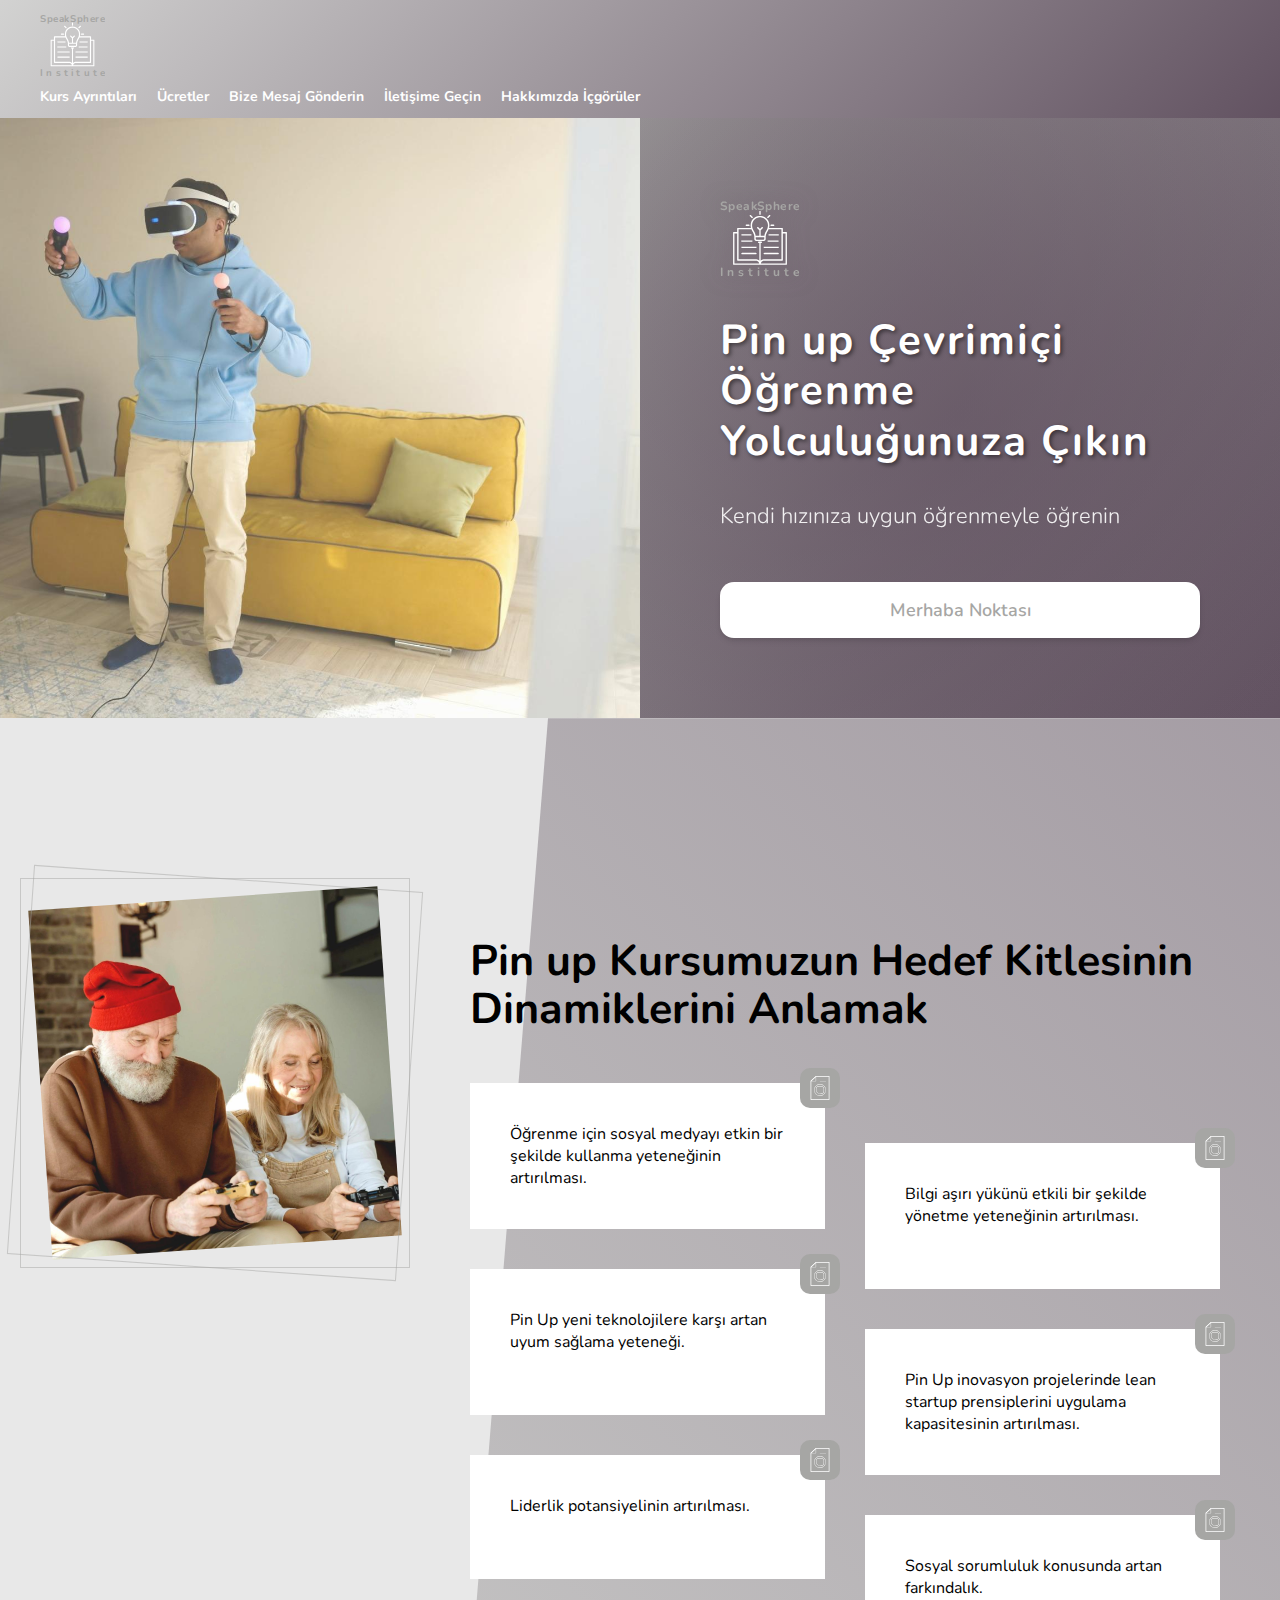
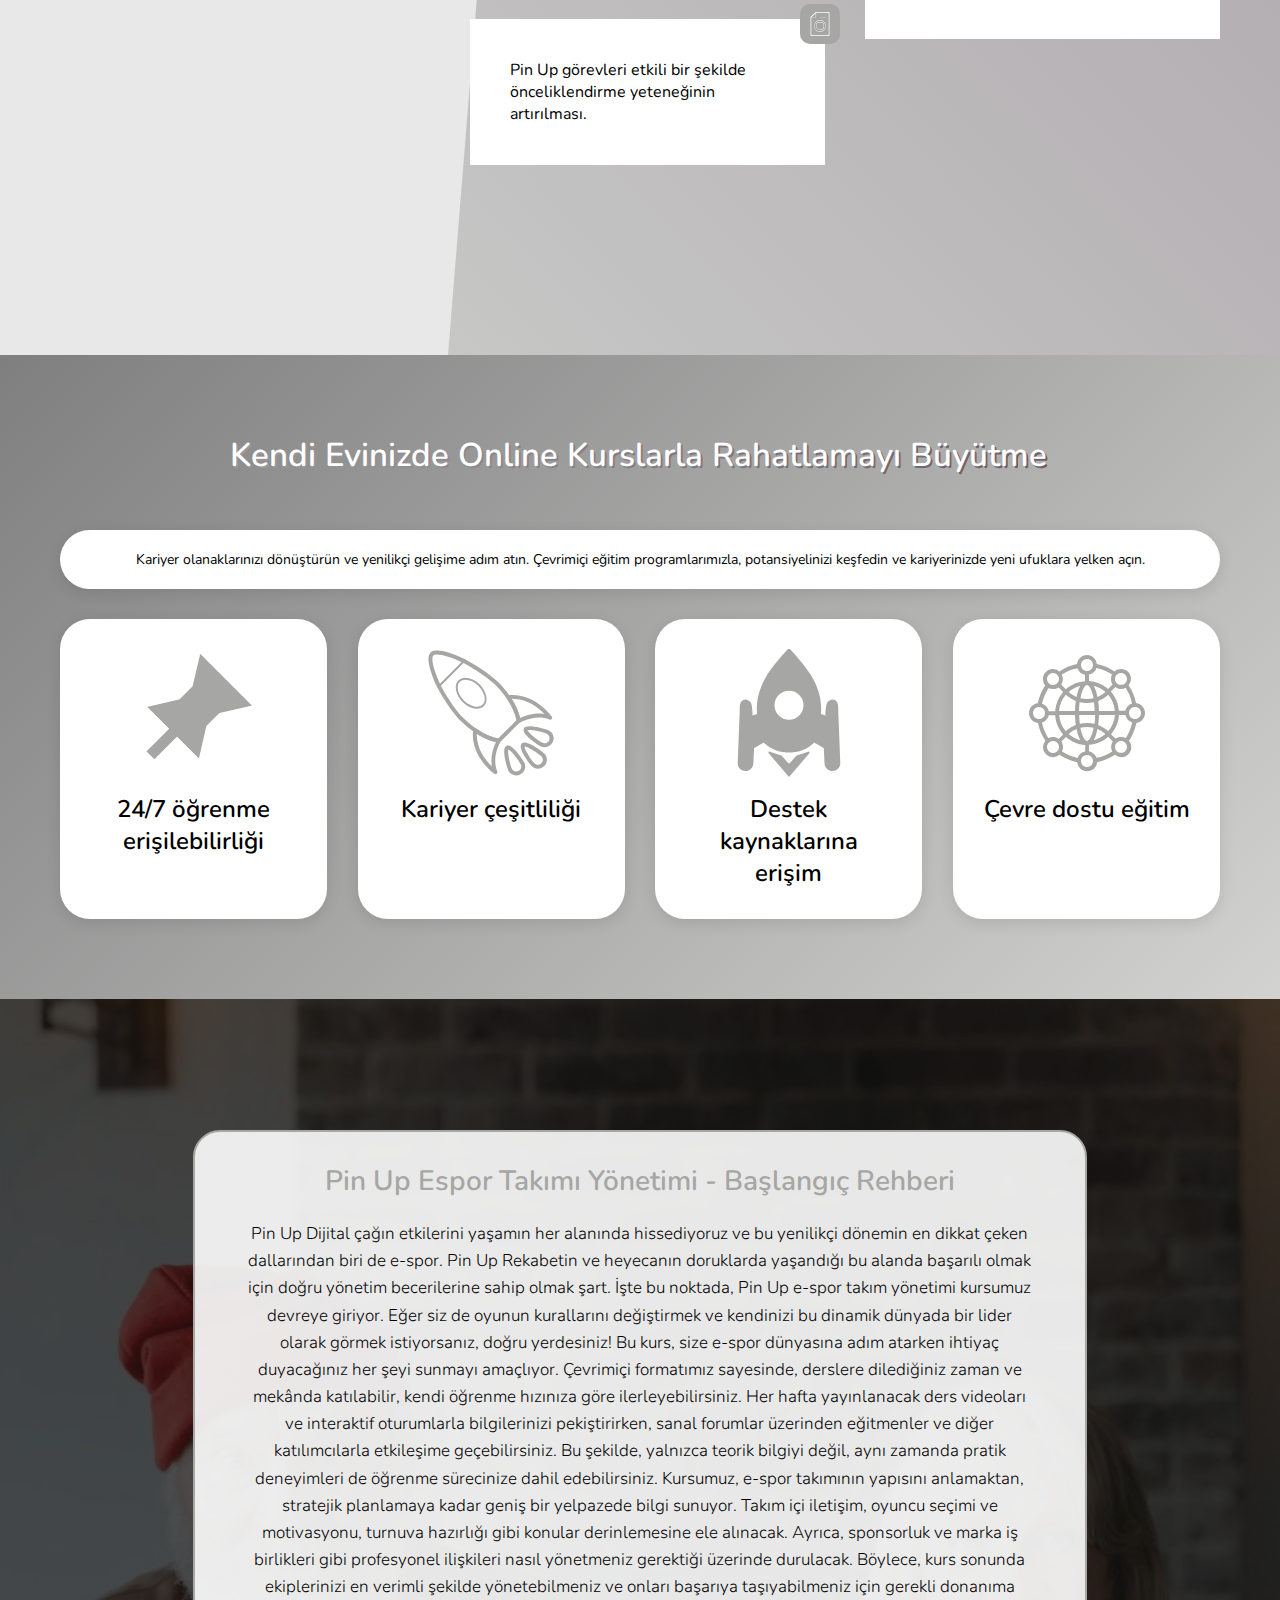
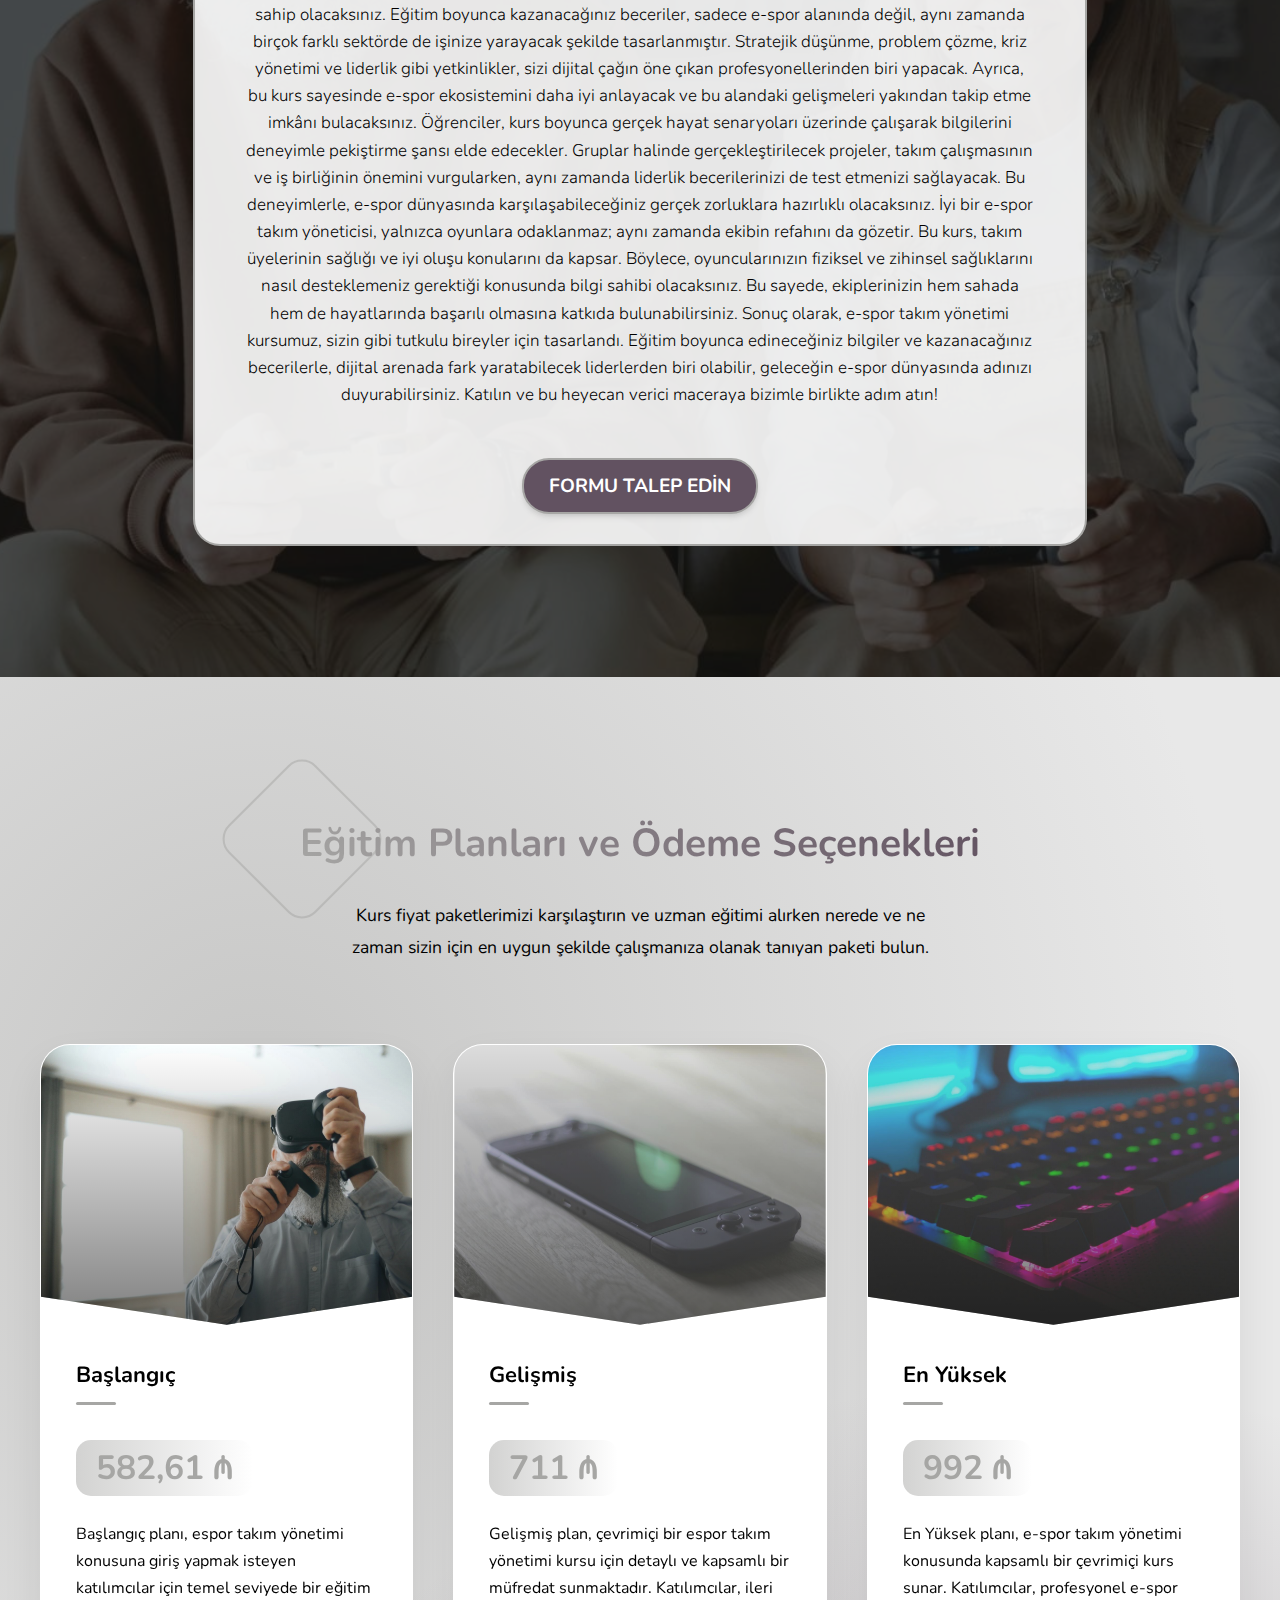
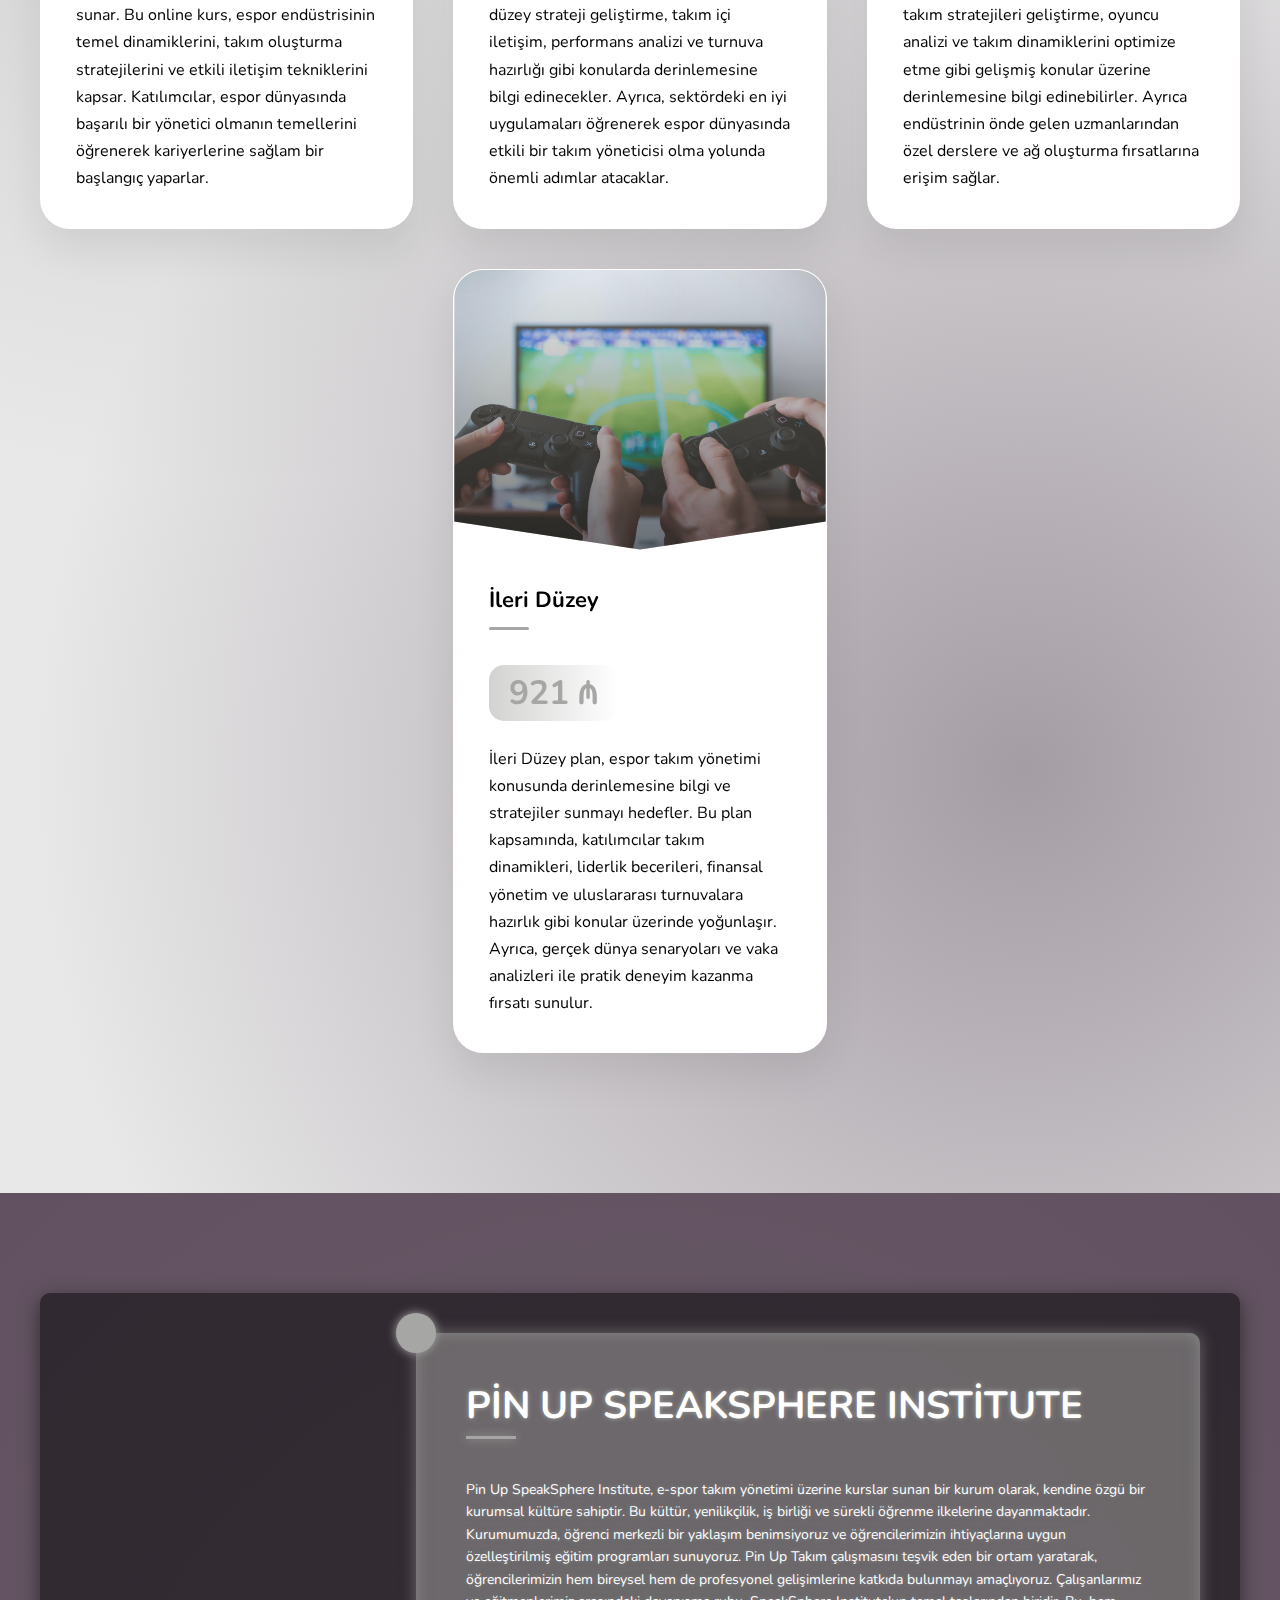
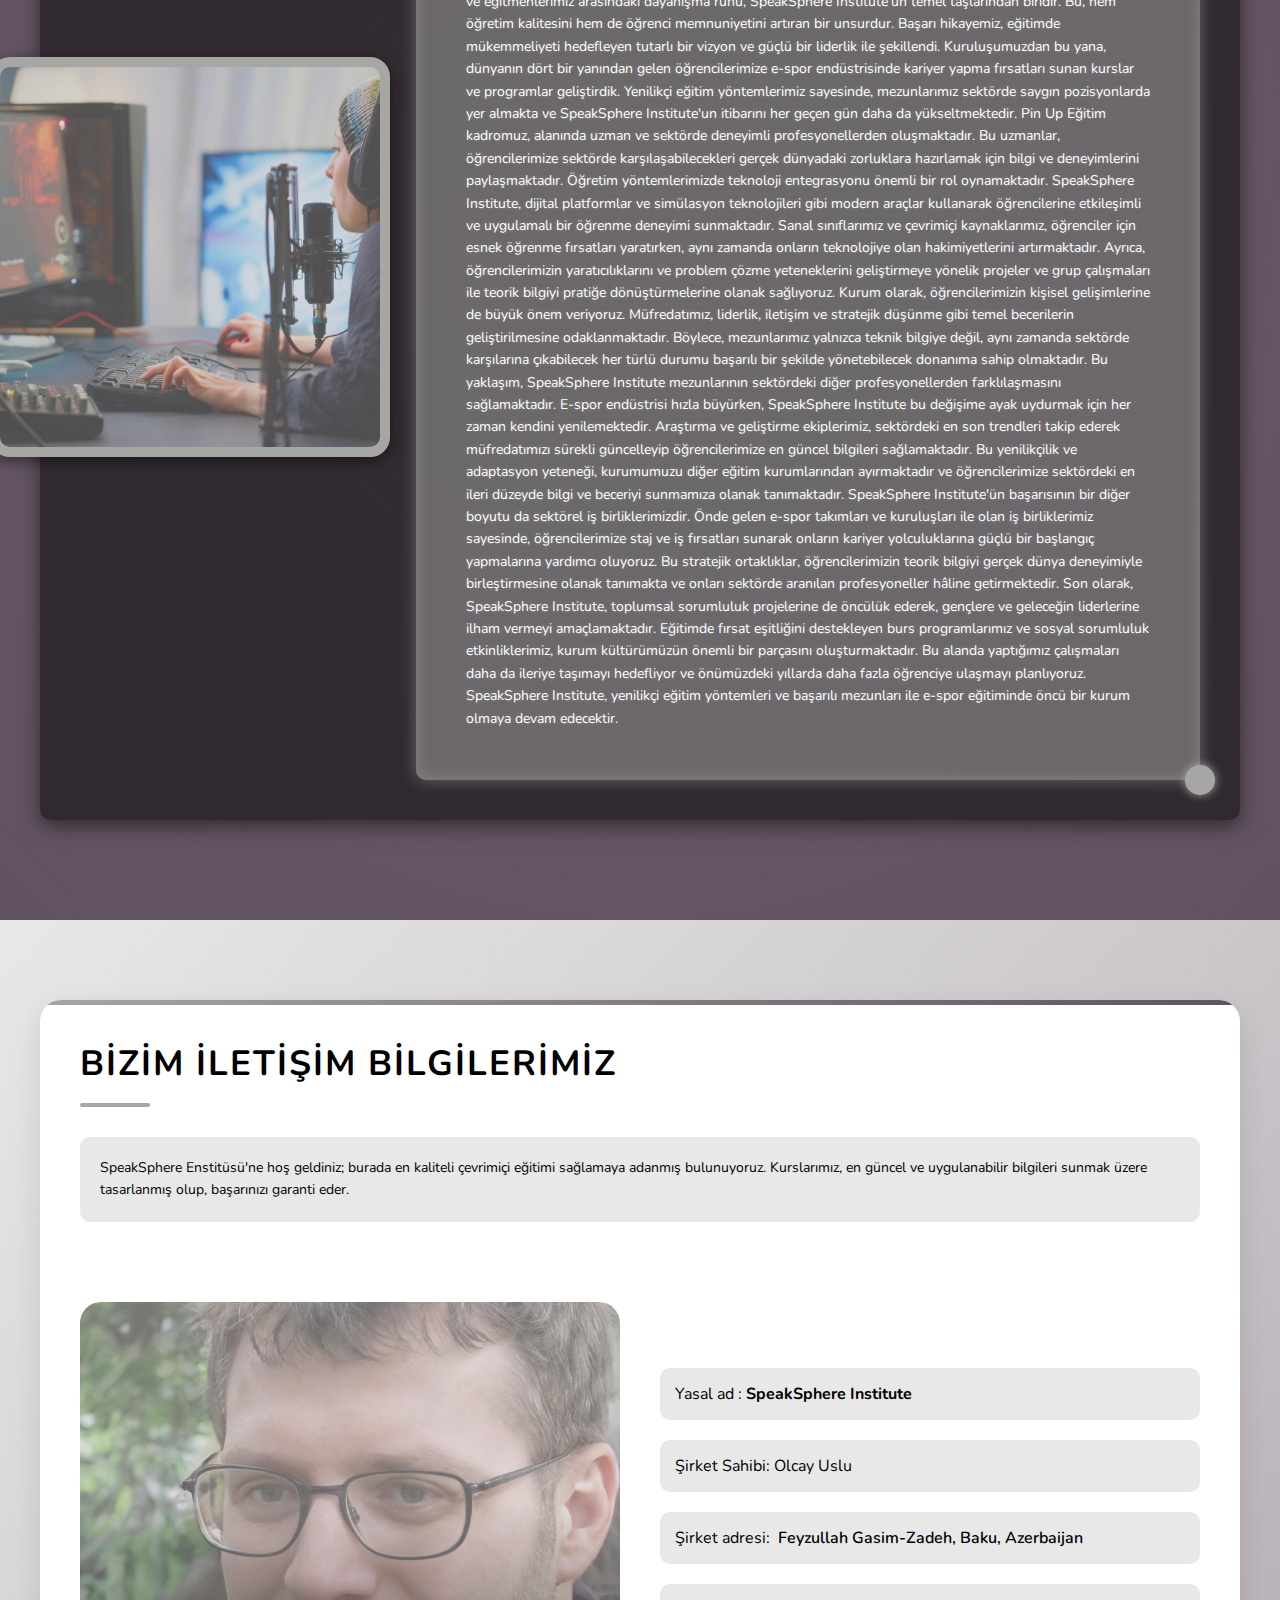
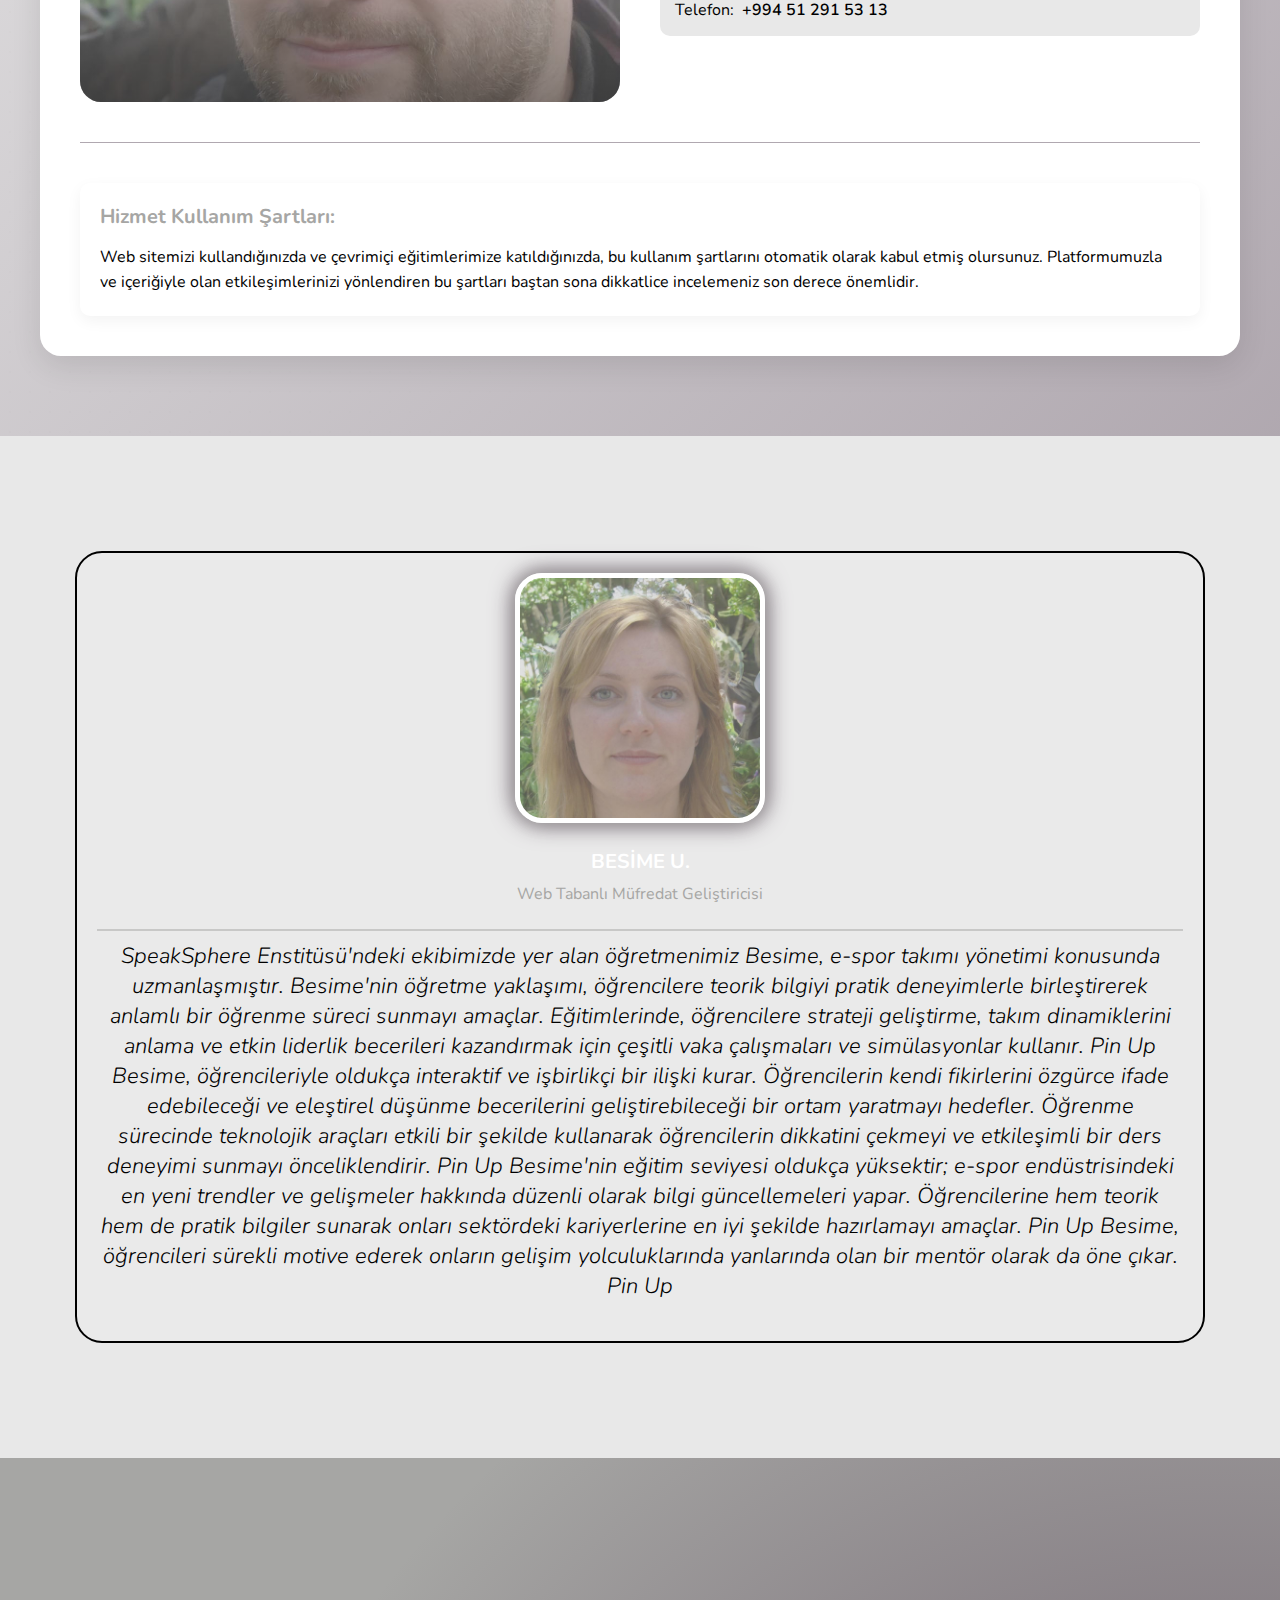
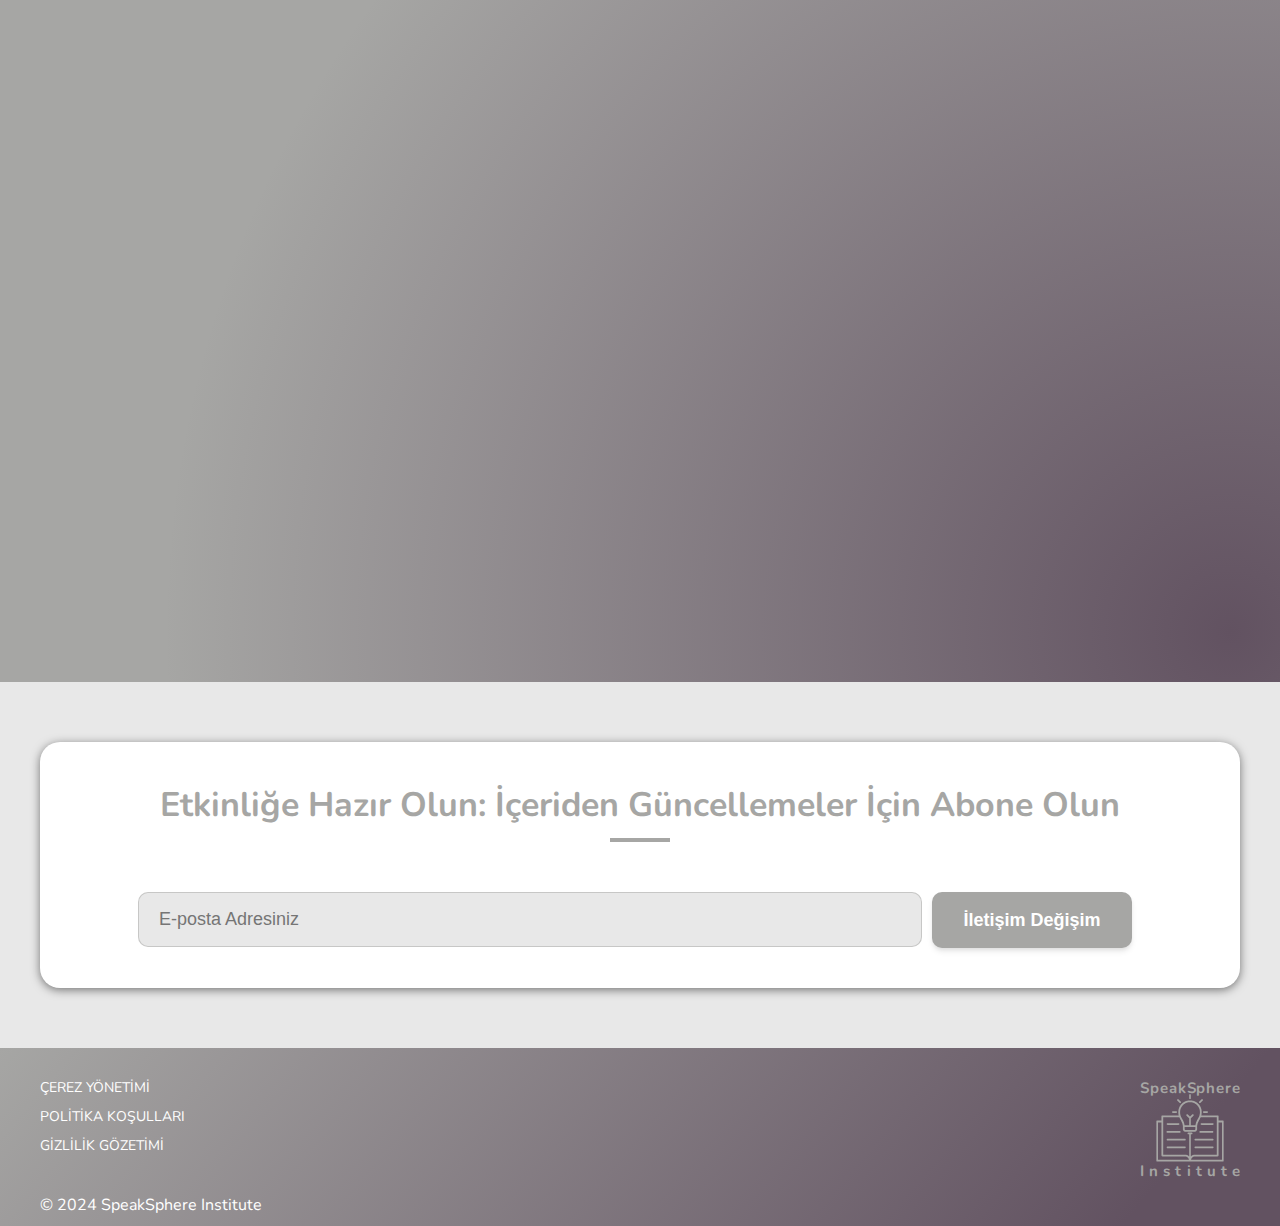
<file: index.html>
<!DOCTYPE html>
<html lang="TR">
  <head>
       <meta name="viewport" content="width=device-width, initial-scale=1.0">
       <meta charset="UTF-8">
       <title>
         Pin up Espor Takımı Yönetimi - Başlangıç Rehberi
       </title>
       <meta name="twitter:site" content="Espor Takımı Yönetimi: Başlangıç Rehberi">
       <meta property="instapp:hashtags" content="Espor Takımı Yönetimi: Başlangıç Rehberi">
       <meta name="twitter:creator" content="SpeakSphere Institute">
       <meta name="description" content="Pin up SpeakSphere Institute, e-spor takım yönetimi üzerine kurslar sunan bir kurum olarak, kendine özgü bir kurumsal kültüre sahiptir">
       <link rel="icon" type="image/svg+xml" href="./favicon.svg">
       <link rel="preconnect" href="https://fonts.googleapis.com">
       <link rel="preconnect" href="https://fonts.gstatic.com" crossorigin="">
       <link href="https://fonts.googleapis.com/css2?family=Nunito:ital,wght@0,200..1000;1,200..1000&amp;display=swap" rel="stylesheet">
       <link rel="stylesheet" type="text/css" href="./files/web_library/main.css">
  </head>
  <body>
       <div class="base-wrapper-template">
         <header>
              <div class="main_header">
                <div class="container">
                     <div class="header_content">
                       <div class="logo_holder">
                            <a class="logotype" href="./"><svg fill="rgb(166,166,164)" height="512pt" preserveaspectratio="xMidYMid meet" version="1.0" viewbox="0 0 512 512" width="512pt" xmlns=
                            "http://www.w3.org/2000/svg">
                            <g transform="translate(76.8,76.8) scale(0.7)">
                              <g transform="translate(0.000000,512) scale(0.100000,-0.100000)">
                                   <path d=
                                   "M 2520 5020 h 80 v 10 h -80 z M 2510 5010 h 100 v 10 h -100 z M 2500 5000 h 120 v 10 h -120 z M 2500 4990 h 120 v 10 h -120 z M 2500 4980 h 120 v 10 h -120 z M 2500 4970 h 120 v 10 h -120 z M 2500 4960 h 120 v 10 h -120 z M 2500 4950 h 120 v 10 h -120 z M 2500 4940 h 120 v 10 h -120 z M 2500 4930 h 120 v 10 h -120 z M 2500 4920 h 120 v 10 h -120 z M 2500 4910 h 120 v 10 h -120 z M 2500 4900 h 120 v 10 h -120 z M 2500 4890 h 120 v 10 h -120 z M 2500 4880 h 120 v 10 h -120 z M 2500 4870 h 120 v 10 h -120 z M 2500 4860 h 120 v 10 h -120 z M 2500 4850 h 120 v 10 h -120 z M 2500 4840 h 120 v 10 h -120 z M 2500 4830 h 120 v 10 h -120 z M 2500 4820 h 120 v 10 h -120 z M 2500 4810 h 120 v 10 h -120 z M 2500 4800 h 120 v 10 h -120 z M 2500 4790 h 120 v 10 h -120 z M 2500 4780 h 120 v 10 h -120 z M 2500 4770 h 120 v 10 h -120 z M 2500 4760 h 120 v 10 h -120 z M 2500 4750 h 120 v 10 h -120 z M 2500 4740 h 120 v 10 h -120 z M 2500 4730 h 120 v 10 h -120 z M 2500 4720 h 120 v 10 h -120 z M 2500 4710 h 120 v 10 h -120 z M 2510 4700 h 100 v 10 h -100 z M 2510 4690 h 100 v 10 h -100 z M 2530 4680 h 60 v 10 h -60 z M 1650 4660 h 60 v 10 h -60 z M 3410 4660 h 60 v 10 h -60 z M 1640 4650 h 80 v 10 h -80 z M 3400 4650 h 80 v 10 h -80 z M 1630 4640 h 100 v 10 h -100 z M 3390 4640 h 100 v 10 h -100 z M 1620 4630 h 120 v 10 h -120 z M 3380 4630 h 120 v 10 h -120 z M 1620 4620 h 130 v 10 h -130 z M 3370 4620 h 130 v 10 h -130 z M 1610 4610 h 150 v 10 h -150 z M 3360 4610 h 150 v 10 h -150 z M 1610 4600 h 160 v 10 h -160 z M 3350 4600 h 160 v 10 h -160 z M 1610 4590 h 170 v 10 h -170 z M 3340 4590 h 170 v 10 h -170 z M 1620 4580 h 170 v 10 h -170 z M 3330 4580 h 170 v 10 h -170 z M 1620 4570 h 180 v 10 h -180 z M 2470 4570 h 180 v 10 h -180 z M 3320 4570 h 180 v 10 h -180 z M 1630 4560 h 180 v 10 h -180 z M 2400 4560 h 320 v 10 h -320 z M 3310 4560 h 180 v 10 h -180 z M 1640 4550 h 180 v 10 h -180 z M 2350 4550 h 420 v 10 h -420 z M 3300 4550 h 180 v 10 h -180 z M 1650 4540 h 180 v 10 h -180 z M 2310 4540 h 500 v 10 h -500 z M 3290 4540 h 180 v 10 h -180 z M 1660 4530 h 180 v 10 h -180 z M 2280 4530 h 560 v 10 h -560 z M 3280 4530 h 180 v 10 h -180 z M 1670 4520 h 180 v 10 h -180 z M 2250 4520 h 620 v 10 h -620 z M 3270 4520 h 180 v 10 h -180 z M 1680 4510 h 180 v 10 h -180 z M 2230 4510 h 660 v 10 h -660 z M 3260 4510 h 180 v 10 h -180 z M 1690 4500 h 180 v 10 h -180 z M 2210 4500 h 700 v 10 h -700 z M 3250 4500 h 180 v 10 h -180 z M 1700 4490 h 180 v 10 h -180 z M 2180 4490 h 760 v 10 h -760 z M 3240 4490 h 180 v 10 h -180 z M 1710 4480 h 180 v 10 h -180 z M 2160 4480 h 790 v 10 h -790 z M 3230 4480 h 180 v 10 h -180 z M 1720 4470 h 180 v 10 h -180 z M 2150 4470 h 820 v 10 h -820 z M 3220 4470 h 180 v 10 h -180 z M 1730 4460 h 170 v 10 h -170 z M 2130 4460 h 860 v 10 h -860 z M 3220 4460 h 170 v 10 h -170 z M 1740 4450 h 160 v 10 h -160 z M 2110 4450 h 900 v 10 h -900 z M 3220 4450 h 160 v 10 h -160 z M 1750 4440 h 150 v 10 h -150 z M 2100 4440 h 380 v 10 h -380 z M 2640 4440 h 380 v 10 h -380 z M 3220 4440 h 150 v 10 h -150 z M 1760 4430 h 140 v 10 h -140 z M 2080 4430 h 340 v 10 h -340 z M 2700 4430 h 340 v 10 h -340 z M 3220 4430 h 140 v 10 h -140 z M 1770 4420 h 130 v 10 h -130 z M 2070 4420 h 300 v 10 h -300 z M 2750 4420 h 300 v 10 h -300 z M 3220 4420 h 130 v 10 h -130 z M 1780 4410 h 120 v 10 h -120 z M 2050 4410 h 290 v 10 h -290 z M 2780 4410 h 290 v 10 h -290 z M 3220 4410 h 120 v 10 h -120 z M 1790 4400 h 100 v 10 h -100 z M 2040 4400 h 270 v 10 h -270 z M 2810 4400 h 270 v 10 h -270 z M 3230 4400 h 100 v 10 h -100 z M 1800 4390 h 80 v 10 h -80 z M 2030 4390 h 260 v 10 h -260 z M 2830 4390 h 260 v 10 h -260 z M 3240 4390 h 80 v 10 h -80 z M 1810 4380 h 60 v 10 h -60 z M 2010 4380 h 250 v 10 h -250 z M 2860 4380 h 250 v 10 h -250 z M 3250 4380 h 60 v 10 h -60 z M 2000 4370 h 240 v 10 h -240 z M 2880 4370 h 240 v 10 h -240 z M 1990 4360 h 230 v 10 h -230 z M 2900 4360 h 230 v 10 h -230 z M 1980 4350 h 220 v 10 h -220 z M 2920 4350 h 220 v 10 h -220 z M 1970 4340 h 220 v 10 h -220 z M 2930 4340 h 220 v 10 h -220 z M 1960 4330 h 210 v 10 h -210 z M 2950 4330 h 210 v 10 h -210 z M 1950 4320 h 210 v 10 h -210 z M 2960 4320 h 210 v 10 h -210 z M 1940 4310 h 200 v 10 h -200 z M 2980 4310 h 200 v 10 h -200 z M 1930 4300 h 200 v 10 h -200 z M 2990 4300 h 200 v 10 h -200 z M 1920 4290 h 190 v 10 h -190 z M 3010 4290 h 190 v 10 h -190 z M 1910 4280 h 190 v 10 h -190 z M 3020 4280 h 190 v 10 h -190 z M 1900 4270 h 190 v 10 h -190 z M 3030 4270 h 190 v 10 h -190 z M 1890 4260 h 190 v 10 h -190 z M 3040 4260 h 190 v 10 h -190 z M 1890 4250 h 180 v 10 h -180 z M 3050 4250 h 180 v 10 h -180 z M 1880 4240 h 180 v 10 h -180 z M 3060 4240 h 180 v 10 h -180 z M 1870 4230 h 180 v 10 h -180 z M 3070 4230 h 180 v 10 h -180 z M 1860 4220 h 180 v 10 h -180 z M 3080 4220 h 180 v 10 h -180 z M 1860 4210 h 170 v 10 h -170 z M 3090 4210 h 170 v 10 h -170 z M 1850 4200 h 170 v 10 h -170 z M 3100 4200 h 170 v 10 h -170 z M 1840 4190 h 170 v 10 h -170 z M 3110 4190 h 170 v 10 h -170 z M 1840 4180 h 160 v 10 h -160 z M 3120 4180 h 160 v 10 h -160 z M 1830 4170 h 160 v 10 h -160 z M 3130 4170 h 160 v 10 h -160 z M 1820 4160 h 170 v 10 h -170 z M 3130 4160 h 170 v 10 h -170 z M 1820 4150 h 160 v 10 h -160 z M 3140 4150 h 160 v 10 h -160 z M 1810 4140 h 160 v 10 h -160 z M 3150 4140 h 160 v 10 h -160 z M 1810 4130 h 150 v 10 h -150 z M 3160 4130 h 150 v 10 h -150 z M 1800 4120 h 160 v 10 h -160 z M 3160 4120 h 160 v 10 h -160 z M 1800 4110 h 150 v 10 h -150 z M 3170 4110 h 150 v 10 h -150 z M 1790 4100 h 150 v 10 h -150 z M 3180 4100 h 150 v 10 h -150 z M 1790 4090 h 150 v 10 h -150 z M 3180 4090 h 150 v 10 h -150 z M 1780 4080 h 150 v 10 h -150 z M 3190 4080 h 150 v 10 h -150 z M 1780 4070 h 150 v 10 h -150 z M 3190 4070 h 150 v 10 h -150 z M 1770 4060 h 150 v 10 h -150 z M 3200 4060 h 150 v 10 h -150 z M 1770 4050 h 150 v 10 h -150 z M 3200 4050 h 150 v 10 h -150 z M 1770 4040 h 140 v 10 h -140 z M 3210 4040 h 140 v 10 h -140 z M 1760 4030 h 150 v 10 h -150 z M 3210 4030 h 150 v 10 h -150 z M 1760 4020 h 140 v 10 h -140 z M 3220 4020 h 140 v 10 h -140 z M 1750 4010 h 150 v 10 h -150 z M 3220 4010 h 150 v 10 h -150 z M 1750 4000 h 140 v 10 h -140 z M 3230 4000 h 140 v 10 h -140 z M 1750 3990 h 140 v 10 h -140 z M 3230 3990 h 140 v 10 h -140 z M 1740 3980 h 140 v 10 h -140 z M 3240 3980 h 140 v 10 h -140 z M 1740 3970 h 140 v 10 h -140 z M 3240 3970 h 140 v 10 h -140 z M 1740 3960 h 140 v 10 h -140 z M 3240 3960 h 140 v 10 h -140 z M 1740 3950 h 130 v 10 h -130 z M 3250 3950 h 130 v 10 h -130 z M 1730 3940 h 140 v 10 h -140 z M 3250 3940 h 140 v 10 h -140 z M 1730 3930 h 140 v 10 h -140 z M 3250 3930 h 140 v 10 h -140 z M 1730 3920 h 130 v 10 h -130 z M 3260 3920 h 130 v 10 h -130 z M 1730 3910 h 130 v 10 h -130 z M 3260 3910 h 130 v 10 h -130 z M 1720 3900 h 140 v 10 h -140 z M 3260 3900 h 140 v 10 h -140 z M 1720 3890 h 140 v 10 h -140 z M 3260 3890 h 140 v 10 h -140 z M 1720 3880 h 130 v 10 h -130 z M 3270 3880 h 130 v 10 h -130 z M 1720 3870 h 130 v 10 h -130 z M 3270 3870 h 130 v 10 h -130 z M 1720 3860 h 130 v 10 h -130 z M 3270 3860 h 130 v 10 h -130 z M 1710 3850 h 140 v 10 h -140 z M 3270 3850 h 140 v 10 h -140 z M 1710 3840 h 140 v 10 h -140 z M 3270 3840 h 140 v 10 h -140 z M 1710 3830 h 130 v 10 h -130 z M 3280 3830 h 130 v 10 h -130 z M 1710 3820 h 130 v 10 h -130 z M 3280 3820 h 130 v 10 h -130 z M 1710 3810 h 130 v 10 h -130 z M 3280 3810 h 130 v 10 h -130 z M 1710 3800 h 130 v 10 h -130 z M 3280 3800 h 130 v 10 h -130 z M 1710 3790 h 130 v 10 h -130 z M 3280 3790 h 130 v 10 h -130 z M 1290 3780 h 280 v 10 h -280 z M 1710 3780 h 130 v 10 h -130 z M 3280 3780 h 130 v 10 h -130 z M 3550 3780 h 280 v 10 h -280 z M 1270 3770 h 310 v 10 h -310 z M 1710 3770 h 130 v 10 h -130 z M 3280 3770 h 130 v 10 h -130 z M 3540 3770 h 310 v 10 h -310 z M 1260 3760 h 330 v 10 h -330 z M 1710 3760 h 130 v 10 h -130 z M 3280 3760 h 130 v 10 h -130 z M 3530 3760 h 330 v 10 h -330 z M 1260 3750 h 340 v 10 h -340 z M 1710 3750 h 130 v 10 h -130 z M 3280 3750 h 130 v 10 h -130 z M 3520 3750 h 340 v 10 h -340 z M 1250 3740 h 350 v 10 h -350 z M 1700 3740 h 130 v 10 h -130 z M 3290 3740 h 130 v 10 h -130 z M 3520 3740 h 350 v 10 h -350 z M 1250 3730 h 360 v 10 h -360 z M 1700 3730 h 130 v 10 h -130 z M 3290 3730 h 130 v 10 h -130 z M 3510 3730 h 360 v 10 h -360 z M 1250 3720 h 360 v 10 h -360 z M 1700 3720 h 130 v 10 h -130 z M 3290 3720 h 130 v 10 h -130 z M 3510 3720 h 360 v 10 h -360 z M 1250 3710 h 360 v 10 h -360 z M 1700 3710 h 130 v 10 h -130 z M 3290 3710 h 130 v 10 h -130 z M 3510 3710 h 360 v 10 h -360 z M 1250 3700 h 350 v 10 h -350 z M 1700 3700 h 140 v 10 h -140 z M 3290 3700 h 130 v 10 h -130 z M 3520 3700 h 350 v 10 h -350 z M 1260 3690 h 340 v 10 h -340 z M 1700 3690 h 140 v 10 h -140 z M 3290 3690 h 130 v 10 h -130 z M 3520 3690 h 340 v 10 h -340 z M 1260 3680 h 340 v 10 h -340 z M 1710 3680 h 130 v 10 h -130 z M 3280 3680 h 130 v 10 h -130 z M 3520 3680 h 340 v 10 h -340 z M 1270 3670 h 320 v 10 h -320 z M 1710 3670 h 130 v 10 h -130 z M 3280 3670 h 130 v 10 h -130 z M 3530 3670 h 320 v 10 h -320 z M 1290 3660 h 280 v 10 h -280 z M 1710 3660 h 130 v 10 h -130 z M 3280 3660 h 130 v 10 h -130 z M 3550 3660 h 280 v 10 h -280 z M 1710 3650 h 130 v 10 h -130 z M 3280 3650 h 130 v 10 h -130 z M 1710 3640 h 130 v 10 h -130 z M 3280 3640 h 130 v 10 h -130 z M 1710 3630 h 130 v 10 h -130 z M 3280 3630 h 130 v 10 h -130 z M 1710 3620 h 130 v 10 h -130 z M 3280 3620 h 130 v 10 h -130 z M 1710 3610 h 130 v 10 h -130 z M 3280 3610 h 130 v 10 h -130 z M 1710 3600 h 130 v 10 h -130 z M 3280 3600 h 130 v 10 h -130 z M 1710 3590 h 130 v 10 h -130 z M 3280 3590 h 130 v 10 h -130 z M 1710 3580 h 140 v 10 h -140 z M 3270 3580 h 140 v 10 h -140 z M 1710 3570 h 140 v 10 h -140 z M 3270 3570 h 140 v 10 h -140 z M 1720 3560 h 130 v 10 h -130 z M 2340 3560 h 30 v 10 h -30 z M 3270 3560 h 130 v 10 h -130 z M 1720 3550 h 130 v 10 h -130 z M 2320 3550 h 70 v 10 h -70 z M 2730 3550 h 70 v 10 h -70 z M 3270 3550 h 130 v 10 h -130 z M 1720 3540 h 130 v 10 h -130 z M 2300 3540 h 110 v 10 h -110 z M 2710 3540 h 100 v 10 h -100 z M 3270 3540 h 130 v 10 h -130 z M 1720 3530 h 130 v 10 h -130 z M 2300 3530 h 120 v 10 h -120 z M 2700 3530 h 120 v 10 h -120 z M 3260 3530 h 140 v 10 h -140 z M 1720 3520 h 140 v 10 h -140 z M 2290 3520 h 140 v 10 h -140 z M 2690 3520 h 140 v 10 h -140 z M 3260 3520 h 140 v 10 h -140 z M 1730 3510 h 130 v 10 h -130 z M 2290 3510 h 150 v 10 h -150 z M 2680 3510 h 150 v 10 h -150 z M 3260 3510 h 130 v 10 h -130 z M 1730 3500 h 130 v 10 h -130 z M 2290 3500 h 160 v 10 h -160 z M 2670 3500 h 160 v 10 h -160 z M 3260 3500 h 130 v 10 h -130 z M 1730 3490 h 140 v 10 h -140 z M 2290 3490 h 170 v 10 h -170 z M 2660 3490 h 170 v 10 h -170 z M 3250 3490 h 140 v 10 h -140 z M 1730 3480 h 140 v 10 h -140 z M 2290 3480 h 180 v 10 h -180 z M 2650 3480 h 180 v 10 h -180 z M 3250 3480 h 140 v 10 h -140 z M 510 3470 h 1360 v 10 h -1360 z M 2290 3470 h 190 v 10 h -190 z M 2640 3470 h 190 v 10 h -190 z M 3250 3470 h 1360 v 10 h -1360 z M 490 3460 h 1380 v 10 h -1380 z M 2300 3460 h 190 v 10 h -190 z M 2630 3460 h 190 v 10 h -190 z M 3250 3460 h 1380 v 10 h -1380 z M 480 3450 h 1400 v 10 h -1400 z M 2310 3450 h 190 v 10 h -190 z M 2620 3450 h 190 v 10 h -190 z M 3240 3450 h 1400 v 10 h -1400 z M 480 3440 h 1400 v 10 h -1400 z M 2320 3440 h 190 v 10 h -190 z M 2610 3440 h 190 v 10 h -190 z M 3240 3440 h 1400 v 10 h -1400 z M 480 3430 h 1400 v 10 h -1400 z M 2330 3430 h 190 v 10 h -190 z M 2600 3430 h 190 v 10 h -190 z M 3240 3430 h 1400 v 10 h -1400 z M 470 3420 h 1420 v 10 h -1420 z M 2340 3420 h 190 v 10 h -190 z M 2590 3420 h 190 v 10 h -190 z M 3230 3420 h 1420 v 10 h -1420 z M 470 3410 h 1420 v 10 h -1420 z M 2350 3410 h 190 v 10 h -190 z M 2580 3410 h 190 v 10 h -190 z M 3230 3410 h 1420 v 10 h -1420 z M 470 3400 h 1430 v 10 h -1430 z M 2360 3400 h 190 v 10 h -190 z M 2570 3400 h 190 v 10 h -190 z M 3220 3400 h 1430 v 10 h -1430 z M 470 3390 h 1430 v 10 h -1430 z M 2370 3390 h 380 v 10 h -380 z M 3220 3390 h 1430 v 10 h -1430 z M 470 3380 h 1430 v 10 h -1430 z M 2380 3380 h 360 v 10 h -360 z M 3210 3380 h 1440 v 10 h -1440 z M 470 3370 h 1440 v 10 h -1440 z M 2390 3370 h 340 v 10 h -340 z M 3210 3370 h 1440 v 10 h -1440 z M 470 3360 h 1440 v 10 h -1440 z M 2400 3360 h 320 v 10 h -320 z M 3210 3360 h 1440 v 10 h -1440 z M 470 3350 h 1450 v 10 h -1450 z M 2410 3350 h 300 v 10 h -300 z M 3200 3350 h 1450 v 10 h -1450 z M 470 3340 h 130 v 10 h -130 z M 1780 3340 h 140 v 10 h -140 z M 2420 3340 h 280 v 10 h -280 z M 3200 3340 h 140 v 10 h -140 z M 4520 3340 h 130 v 10 h -130 z M 470 3330 h 130 v 10 h -130 z M 1780 3330 h 150 v 10 h -150 z M 2430 3330 h 260 v 10 h -260 z M 3190 3330 h 150 v 10 h -150 z M 4520 3330 h 130 v 10 h -130 z M 470 3320 h 130 v 10 h -130 z M 1790 3320 h 140 v 10 h -140 z M 2440 3320 h 240 v 10 h -240 z M 3190 3320 h 140 v 10 h -140 z M 4520 3320 h 130 v 10 h -130 z M 470 3310 h 130 v 10 h -130 z M 1790 3310 h 150 v 10 h -150 z M 2450 3310 h 220 v 10 h -220 z M 3180 3310 h 150 v 10 h -150 z M 4520 3310 h 130 v 10 h -130 z M 470 3300 h 130 v 10 h -130 z M 1800 3300 h 140 v 10 h -140 z M 2460 3300 h 200 v 10 h -200 z M 3180 3300 h 140 v 10 h -140 z M 4520 3300 h 130 v 10 h -130 z M 470 3290 h 130 v 10 h -130 z M 1800 3290 h 150 v 10 h -150 z M 2470 3290 h 180 v 10 h -180 z M 3170 3290 h 150 v 10 h -150 z M 4520 3290 h 130 v 10 h -130 z M 470 3280 h 130 v 10 h -130 z M 1810 3280 h 140 v 10 h -140 z M 2480 3280 h 160 v 10 h -160 z M 3170 3280 h 140 v 10 h -140 z M 4520 3280 h 130 v 10 h -130 z M 470 3270 h 130 v 10 h -130 z M 1810 3270 h 150 v 10 h -150 z M 2490 3270 h 140 v 10 h -140 z M 3160 3270 h 150 v 10 h -150 z M 4520 3270 h 130 v 10 h -130 z M 470 3260 h 130 v 10 h -130 z M 1820 3260 h 150 v 10 h -150 z M 2500 3260 h 120 v 10 h -120 z M 3150 3260 h 150 v 10 h -150 z M 4520 3260 h 130 v 10 h -130 z M 470 3250 h 130 v 10 h -130 z M 1820 3250 h 150 v 10 h -150 z M 2500 3250 h 120 v 10 h -120 z M 3150 3250 h 150 v 10 h -150 z M 4520 3250 h 130 v 10 h -130 z M 470 3240 h 130 v 10 h -130 z M 1830 3240 h 150 v 10 h -150 z M 2500 3240 h 120 v 10 h -120 z M 3140 3240 h 150 v 10 h -150 z M 4520 3240 h 130 v 10 h -130 z M 470 3230 h 130 v 10 h -130 z M 1830 3230 h 150 v 10 h -150 z M 2500 3230 h 120 v 10 h -120 z M 3140 3230 h 150 v 10 h -150 z M 4520 3230 h 130 v 10 h -130 z M 470 3220 h 130 v 10 h -130 z M 1840 3220 h 150 v 10 h -150 z M 2500 3220 h 120 v 10 h -120 z M 3130 3220 h 150 v 10 h -150 z M 4520 3220 h 130 v 10 h -130 z M 470 3210 h 130 v 10 h -130 z M 1840 3210 h 150 v 10 h -150 z M 2500 3210 h 120 v 10 h -120 z M 3130 3210 h 150 v 10 h -150 z M 4520 3210 h 130 v 10 h -130 z M 470 3200 h 130 v 10 h -130 z M 1850 3200 h 150 v 10 h -150 z M 2500 3200 h 120 v 10 h -120 z M 3120 3200 h 150 v 10 h -150 z M 4520 3200 h 130 v 10 h -130 z M 470 3190 h 130 v 10 h -130 z M 1850 3190 h 150 v 10 h -150 z M 2500 3190 h 120 v 10 h -120 z M 3120 3190 h 150 v 10 h -150 z M 4520 3190 h 130 v 10 h -130 z M 470 3180 h 130 v 10 h -130 z M 1860 3180 h 150 v 10 h -150 z M 2500 3180 h 120 v 10 h -120 z M 3110 3180 h 150 v 10 h -150 z M 4520 3180 h 130 v 10 h -130 z M 470 3170 h 130 v 10 h -130 z M 1860 3170 h 160 v 10 h -160 z M 2500 3170 h 120 v 10 h -120 z M 3100 3170 h 160 v 10 h -160 z M 4520 3170 h 130 v 10 h -130 z M 470 3160 h 130 v 10 h -130 z M 1870 3160 h 150 v 10 h -150 z M 2500 3160 h 120 v 10 h -120 z M 3100 3160 h 150 v 10 h -150 z M 4520 3160 h 130 v 10 h -130 z M 470 3150 h 130 v 10 h -130 z M 1870 3150 h 160 v 10 h -160 z M 2500 3150 h 120 v 10 h -120 z M 3090 3150 h 160 v 10 h -160 z M 4520 3150 h 130 v 10 h -130 z M 470 3140 h 130 v 10 h -130 z M 1880 3140 h 150 v 10 h -150 z M 2500 3140 h 120 v 10 h -120 z M 3090 3140 h 150 v 10 h -150 z M 4520 3140 h 130 v 10 h -130 z M 470 3130 h 130 v 10 h -130 z M 1890 3130 h 150 v 10 h -150 z M 2500 3130 h 120 v 10 h -120 z M 3080 3130 h 150 v 10 h -150 z M 4520 3130 h 130 v 10 h -130 z M 470 3120 h 130 v 10 h -130 z M 1890 3120 h 150 v 10 h -150 z M 2500 3120 h 120 v 10 h -120 z M 3080 3120 h 150 v 10 h -150 z M 4520 3120 h 130 v 10 h -130 z M 470 3110 h 130 v 10 h -130 z M 1900 3110 h 150 v 10 h -150 z M 2500 3110 h 120 v 10 h -120 z M 3070 3110 h 150 v 10 h -150 z M 4520 3110 h 130 v 10 h -130 z M 470 3100 h 130 v 10 h -130 z M 1900 3100 h 150 v 10 h -150 z M 2500 3100 h 120 v 10 h -120 z M 3070 3100 h 150 v 10 h -150 z M 4520 3100 h 130 v 10 h -130 z M 120 3090 h 480 v 10 h -480 z M 1910 3090 h 150 v 10 h -150 z M 2500 3090 h 120 v 10 h -120 z M 3060 3090 h 150 v 10 h -150 z M 4520 3090 h 480 v 10 h -480 z M 110 3080 h 490 v 10 h -490 z M 1910 3080 h 150 v 10 h -150 z M 2500 3080 h 120 v 10 h -120 z M 3060 3080 h 150 v 10 h -150 z M 4520 3080 h 490 v 10 h -490 z M 100 3070 h 500 v 10 h -500 z M 1920 3070 h 150 v 10 h -150 z M 2500 3070 h 120 v 10 h -120 z M 3050 3070 h 150 v 10 h -150 z M 4520 3070 h 500 v 10 h -500 z M 100 3060 h 500 v 10 h -500 z M 1920 3060 h 150 v 10 h -150 z M 2500 3060 h 120 v 10 h -120 z M 3050 3060 h 150 v 10 h -150 z M 4520 3060 h 500 v 10 h -500 z M 100 3050 h 500 v 10 h -500 z M 1930 3050 h 150 v 10 h -150 z M 2500 3050 h 120 v 10 h -120 z M 3040 3050 h 150 v 10 h -150 z M 4520 3050 h 500 v 10 h -500 z M 100 3040 h 500 v 10 h -500 z M 1930 3040 h 150 v 10 h -150 z M 2500 3040 h 120 v 10 h -120 z M 3040 3040 h 150 v 10 h -150 z M 4520 3040 h 500 v 10 h -500 z M 100 3030 h 500 v 10 h -500 z M 1940 3030 h 140 v 10 h -140 z M 2500 3030 h 120 v 10 h -120 z M 3040 3030 h 140 v 10 h -140 z M 4520 3030 h 500 v 10 h -500 z M 100 3020 h 500 v 10 h -500 z M 1940 3020 h 150 v 10 h -150 z M 2500 3020 h 120 v 10 h -120 z M 3030 3020 h 150 v 10 h -150 z M 4520 3020 h 500 v 10 h -500 z M 100 3010 h 500 v 10 h -500 z M 1950 3010 h 140 v 10 h -140 z M 2500 3010 h 120 v 10 h -120 z M 3030 3010 h 140 v 10 h -140 z M 4520 3010 h 500 v 10 h -500 z M 100 3000 h 500 v 10 h -500 z M 1950 3000 h 150 v 10 h -150 z M 2500 3000 h 120 v 10 h -120 z M 3020 3000 h 150 v 10 h -150 z M 4520 3000 h 500 v 10 h -500 z M 100 2990 h 500 v 10 h -500 z M 1960 2990 h 140 v 10 h -140 z M 2500 2990 h 120 v 10 h -120 z M 3020 2990 h 140 v 10 h -140 z M 4520 2990 h 500 v 10 h -500 z M 100 2980 h 500 v 10 h -500 z M 1960 2980 h 150 v 10 h -150 z M 2500 2980 h 120 v 10 h -120 z M 3010 2980 h 150 v 10 h -150 z M 4520 2980 h 500 v 10 h -500 z M 100 2970 h 500 v 10 h -500 z M 1970 2970 h 140 v 10 h -140 z M 2500 2970 h 120 v 10 h -120 z M 3010 2970 h 140 v 10 h -140 z M 4520 2970 h 500 v 10 h -500 z M 100 2960 h 120 v 10 h -120 z M 470 2960 h 130 v 10 h -130 z M 1970 2960 h 140 v 10 h -140 z M 2500 2960 h 120 v 10 h -120 z M 3010 2960 h 140 v 10 h -140 z M 4520 2960 h 130 v 10 h -130 z M 4900 2960 h 120 v 10 h -120 z M 100 2950 h 120 v 10 h -120 z M 470 2950 h 130 v 10 h -130 z M 1970 2950 h 150 v 10 h -150 z M 2500 2950 h 120 v 10 h -120 z M 3000 2950 h 150 v 10 h -150 z M 4520 2950 h 130 v 10 h -130 z M 4900 2950 h 120 v 10 h -120 z M 100 2940 h 120 v 10 h -120 z M 470 2940 h 130 v 10 h -130 z M 1980 2940 h 140 v 10 h -140 z M 2500 2940 h 120 v 10 h -120 z M 3000 2940 h 140 v 10 h -140 z M 4520 2940 h 130 v 10 h -130 z M 4900 2940 h 120 v 10 h -120 z M 100 2930 h 120 v 10 h -120 z M 470 2930 h 130 v 10 h -130 z M 1980 2930 h 140 v 10 h -140 z M 2500 2930 h 120 v 10 h -120 z M 3000 2930 h 140 v 10 h -140 z M 4520 2930 h 130 v 10 h -130 z M 4900 2930 h 120 v 10 h -120 z M 100 2920 h 120 v 10 h -120 z M 470 2920 h 130 v 10 h -130 z M 1990 2920 h 140 v 10 h -140 z M 2500 2920 h 120 v 10 h -120 z M 2990 2920 h 140 v 10 h -140 z M 4520 2920 h 130 v 10 h -130 z M 4900 2920 h 120 v 10 h -120 z M 100 2910 h 120 v 10 h -120 z M 470 2910 h 130 v 10 h -130 z M 1990 2910 h 140 v 10 h -140 z M 2500 2910 h 120 v 10 h -120 z M 2990 2910 h 140 v 10 h -140 z M 4520 2910 h 130 v 10 h -130 z M 4900 2910 h 120 v 10 h -120 z M 100 2900 h 120 v 10 h -120 z M 470 2900 h 130 v 10 h -130 z M 880 2900 h 870 v 10 h -870 z M 1990 2900 h 140 v 10 h -140 z M 2500 2900 h 120 v 10 h -120 z M 2990 2900 h 140 v 10 h -140 z M 3370 2900 h 880 v 10 h -880 z M 4520 2900 h 130 v 10 h -130 z M 4900 2900 h 120 v 10 h -120 z M 100 2890 h 120 v 10 h -120 z M 470 2890 h 130 v 10 h -130 z M 870 2890 h 900 v 10 h -900 z M 2000 2890 h 130 v 10 h -130 z M 2500 2890 h 120 v 10 h -120 z M 2990 2890 h 130 v 10 h -130 z M 3350 2890 h 920 v 10 h -920 z M 4520 2890 h 130 v 10 h -130 z M 4900 2890 h 120 v 10 h -120 z M 100 2880 h 120 v 10 h -120 z M 470 2880 h 130 v 10 h -130 z M 860 2880 h 910 v 10 h -910 z M 2000 2880 h 140 v 10 h -140 z M 2500 2880 h 120 v 10 h -120 z M 2980 2880 h 140 v 10 h -140 z M 3350 2880 h 920 v 10 h -920 z M 4520 2880 h 130 v 10 h -130 z M 4900 2880 h 120 v 10 h -120 z M 100 2870 h 120 v 10 h -120 z M 470 2870 h 130 v 10 h -130 z M 860 2870 h 920 v 10 h -920 z M 2000 2870 h 140 v 10 h -140 z M 2500 2870 h 120 v 10 h -120 z M 2980 2870 h 140 v 10 h -140 z M 3340 2870 h 940 v 10 h -940 z M 4520 2870 h 130 v 10 h -130 z M 4900 2870 h 120 v 10 h -120 z M 100 2860 h 120 v 10 h -120 z M 470 2860 h 130 v 10 h -130 z M 860 2860 h 920 v 10 h -920 z M 2010 2860 h 130 v 10 h -130 z M 2500 2860 h 120 v 10 h -120 z M 2980 2860 h 130 v 10 h -130 z M 3340 2860 h 940 v 10 h -940 z M 4520 2860 h 130 v 10 h -130 z M 4900 2860 h 120 v 10 h -120 z M 100 2850 h 120 v 10 h -120 z M 470 2850 h 130 v 10 h -130 z M 850 2850 h 930 v 10 h -930 z M 2010 2850 h 130 v 10 h -130 z M 2500 2850 h 120 v 10 h -120 z M 2980 2850 h 130 v 10 h -130 z M 3340 2850 h 940 v 10 h -940 z M 4520 2850 h 130 v 10 h -130 z M 4900 2850 h 120 v 10 h -120 z M 100 2840 h 120 v 10 h -120 z M 470 2840 h 130 v 10 h -130 z M 850 2840 h 930 v 10 h -930 z M 2010 2840 h 140 v 10 h -140 z M 2500 2840 h 120 v 10 h -120 z M 2970 2840 h 140 v 10 h -140 z M 3340 2840 h 940 v 10 h -940 z M 4520 2840 h 130 v 10 h -130 z M 4900 2840 h 120 v 10 h -120 z M 100 2830 h 120 v 10 h -120 z M 470 2830 h 130 v 10 h -130 z M 860 2830 h 920 v 10 h -920 z M 2010 2830 h 140 v 10 h -140 z M 2500 2830 h 120 v 10 h -120 z M 2970 2830 h 140 v 10 h -140 z M 3340 2830 h 940 v 10 h -940 z M 4520 2830 h 130 v 10 h -130 z M 4900 2830 h 120 v 10 h -120 z M 100 2820 h 120 v 10 h -120 z M 470 2820 h 130 v 10 h -130 z M 860 2820 h 920 v 10 h -920 z M 2020 2820 h 130 v 10 h -130 z M 2500 2820 h 120 v 10 h -120 z M 2970 2820 h 130 v 10 h -130 z M 3340 2820 h 940 v 10 h -940 z M 4520 2820 h 130 v 10 h -130 z M 4900 2820 h 120 v 10 h -120 z M 100 2810 h 120 v 10 h -120 z M 470 2810 h 130 v 10 h -130 z M 860 2810 h 910 v 10 h -910 z M 2020 2810 h 130 v 10 h -130 z M 2500 2810 h 120 v 10 h -120 z M 2970 2810 h 130 v 10 h -130 z M 3350 2810 h 920 v 10 h -920 z M 4520 2810 h 130 v 10 h -130 z M 4900 2810 h 120 v 10 h -120 z M 100 2800 h 120 v 10 h -120 z M 470 2800 h 130 v 10 h -130 z M 870 2800 h 900 v 10 h -900 z M 2020 2800 h 130 v 10 h -130 z M 2500 2800 h 120 v 10 h -120 z M 2970 2800 h 130 v 10 h -130 z M 3350 2800 h 920 v 10 h -920 z M 4520 2800 h 130 v 10 h -130 z M 4900 2800 h 120 v 10 h -120 z M 100 2790 h 120 v 10 h -120 z M 470 2790 h 130 v 10 h -130 z M 880 2790 h 880 v 10 h -880 z M 2020 2790 h 140 v 10 h -140 z M 2500 2790 h 120 v 10 h -120 z M 2960 2790 h 140 v 10 h -140 z M 3360 2790 h 900 v 10 h -900 z M 4520 2790 h 130 v 10 h -130 z M 4900 2790 h 120 v 10 h -120 z M 100 2780 h 120 v 10 h -120 z M 470 2780 h 130 v 10 h -130 z M 910 2780 h 820 v 10 h -820 z M 2020 2780 h 140 v 10 h -140 z M 2500 2780 h 120 v 10 h -120 z M 2960 2780 h 140 v 10 h -140 z M 3390 2780 h 840 v 10 h -840 z M 4520 2780 h 130 v 10 h -130 z M 4900 2780 h 120 v 10 h -120 z M 100 2770 h 120 v 10 h -120 z M 470 2770 h 130 v 10 h -130 z M 2030 2770 h 130 v 10 h -130 z M 2500 2770 h 120 v 10 h -120 z M 2960 2770 h 130 v 10 h -130 z M 4520 2770 h 130 v 10 h -130 z M 4900 2770 h 120 v 10 h -120 z M 100 2760 h 120 v 10 h -120 z M 470 2760 h 130 v 10 h -130 z M 2030 2760 h 1060 v 10 h -1060 z M 4520 2760 h 130 v 10 h -130 z M 4900 2760 h 120 v 10 h -120 z M 100 2750 h 120 v 10 h -120 z M 470 2750 h 130 v 10 h -130 z M 2030 2750 h 1060 v 10 h -1060 z M 4520 2750 h 130 v 10 h -130 z M 4900 2750 h 120 v 10 h -120 z M 100 2740 h 120 v 10 h -120 z M 470 2740 h 130 v 10 h -130 z M 2030 2740 h 1060 v 10 h -1060 z M 4520 2740 h 130 v 10 h -130 z M 4900 2740 h 120 v 10 h -120 z M 100 2730 h 120 v 10 h -120 z M 470 2730 h 130 v 10 h -130 z M 2030 2730 h 1060 v 10 h -1060 z M 4520 2730 h 130 v 10 h -130 z M 4900 2730 h 120 v 10 h -120 z M 100 2720 h 120 v 10 h -120 z M 470 2720 h 130 v 10 h -130 z M 2040 2720 h 1040 v 10 h -1040 z M 4520 2720 h 130 v 10 h -130 z M 4900 2720 h 120 v 10 h -120 z M 100 2710 h 120 v 10 h -120 z M 470 2710 h 130 v 10 h -130 z M 2040 2710 h 1040 v 10 h -1040 z M 4520 2710 h 130 v 10 h -130 z M 4900 2710 h 120 v 10 h -120 z M 100 2700 h 120 v 10 h -120 z M 470 2700 h 130 v 10 h -130 z M 2040 2700 h 1040 v 10 h -1040 z M 4520 2700 h 130 v 10 h -130 z M 4900 2700 h 120 v 10 h -120 z M 100 2690 h 120 v 10 h -120 z M 470 2690 h 130 v 10 h -130 z M 2040 2690 h 1040 v 10 h -1040 z M 4520 2690 h 130 v 10 h -130 z M 4900 2690 h 120 v 10 h -120 z M 100 2680 h 120 v 10 h -120 z M 470 2680 h 130 v 10 h -130 z M 2040 2680 h 1040 v 10 h -1040 z M 4520 2680 h 130 v 10 h -130 z M 4900 2680 h 120 v 10 h -120 z M 100 2670 h 120 v 10 h -120 z M 470 2670 h 130 v 10 h -130 z M 2040 2670 h 1040 v 10 h -1040 z M 4520 2670 h 130 v 10 h -130 z M 4900 2670 h 120 v 10 h -120 z M 100 2660 h 120 v 10 h -120 z M 470 2660 h 130 v 10 h -130 z M 2040 2660 h 1040 v 10 h -1040 z M 4520 2660 h 130 v 10 h -130 z M 4900 2660 h 120 v 10 h -120 z M 100 2650 h 120 v 10 h -120 z M 470 2650 h 130 v 10 h -130 z M 2040 2650 h 1040 v 10 h -1040 z M 4520 2650 h 130 v 10 h -130 z M 4900 2650 h 120 v 10 h -120 z M 100 2640 h 120 v 10 h -120 z M 470 2640 h 130 v 10 h -130 z M 2040 2640 h 1040 v 10 h -1040 z M 4520 2640 h 130 v 10 h -130 z M 4900 2640 h 120 v 10 h -120 z M 100 2630 h 120 v 10 h -120 z M 470 2630 h 130 v 10 h -130 z M 2040 2630 h 130 v 10 h -130 z M 2950 2630 h 130 v 10 h -130 z M 4520 2630 h 130 v 10 h -130 z M 4900 2630 h 120 v 10 h -120 z M 100 2620 h 120 v 10 h -120 z M 470 2620 h 130 v 10 h -130 z M 2040 2620 h 130 v 10 h -130 z M 2950 2620 h 130 v 10 h -130 z M 4520 2620 h 130 v 10 h -130 z M 4900 2620 h 120 v 10 h -120 z M 100 2610 h 120 v 10 h -120 z M 470 2610 h 130 v 10 h -130 z M 2040 2610 h 130 v 10 h -130 z M 2950 2610 h 130 v 10 h -130 z M 4520 2610 h 130 v 10 h -130 z M 4900 2610 h 120 v 10 h -120 z M 100 2600 h 120 v 10 h -120 z M 470 2600 h 130 v 10 h -130 z M 2040 2600 h 130 v 10 h -130 z M 2950 2600 h 130 v 10 h -130 z M 4520 2600 h 130 v 10 h -130 z M 4900 2600 h 120 v 10 h -120 z M 100 2590 h 120 v 10 h -120 z M 470 2590 h 130 v 10 h -130 z M 2040 2590 h 130 v 10 h -130 z M 2950 2590 h 130 v 10 h -130 z M 4520 2590 h 130 v 10 h -130 z M 4900 2590 h 120 v 10 h -120 z M 100 2580 h 120 v 10 h -120 z M 470 2580 h 130 v 10 h -130 z M 2040 2580 h 130 v 10 h -130 z M 2950 2580 h 130 v 10 h -130 z M 4520 2580 h 130 v 10 h -130 z M 4900 2580 h 120 v 10 h -120 z M 100 2570 h 120 v 10 h -120 z M 470 2570 h 130 v 10 h -130 z M 2040 2570 h 130 v 10 h -130 z M 2950 2570 h 130 v 10 h -130 z M 4520 2570 h 130 v 10 h -130 z M 4900 2570 h 120 v 10 h -120 z M 100 2560 h 120 v 10 h -120 z M 470 2560 h 130 v 10 h -130 z M 2040 2560 h 130 v 10 h -130 z M 2950 2560 h 130 v 10 h -130 z M 4520 2560 h 130 v 10 h -130 z M 4900 2560 h 120 v 10 h -120 z M 100 2550 h 120 v 10 h -120 z M 470 2550 h 130 v 10 h -130 z M 2040 2550 h 130 v 10 h -130 z M 2950 2550 h 130 v 10 h -130 z M 4520 2550 h 130 v 10 h -130 z M 4900 2550 h 120 v 10 h -120 z M 100 2540 h 120 v 10 h -120 z M 470 2540 h 130 v 10 h -130 z M 2040 2540 h 130 v 10 h -130 z M 2950 2540 h 130 v 10 h -130 z M 4520 2540 h 130 v 10 h -130 z M 4900 2540 h 120 v 10 h -120 z M 100 2530 h 120 v 10 h -120 z M 470 2530 h 130 v 10 h -130 z M 2040 2530 h 130 v 10 h -130 z M 2950 2530 h 130 v 10 h -130 z M 4520 2530 h 130 v 10 h -130 z M 4900 2530 h 120 v 10 h -120 z M 100 2520 h 120 v 10 h -120 z M 470 2520 h 130 v 10 h -130 z M 2040 2520 h 130 v 10 h -130 z M 2950 2520 h 130 v 10 h -130 z M 4520 2520 h 130 v 10 h -130 z M 4900 2520 h 120 v 10 h -120 z M 100 2510 h 120 v 10 h -120 z M 470 2510 h 130 v 10 h -130 z M 2040 2510 h 130 v 10 h -130 z M 2950 2510 h 130 v 10 h -130 z M 4520 2510 h 130 v 10 h -130 z M 4900 2510 h 120 v 10 h -120 z M 100 2500 h 120 v 10 h -120 z M 470 2500 h 130 v 10 h -130 z M 2040 2500 h 130 v 10 h -130 z M 2950 2500 h 130 v 10 h -130 z M 4520 2500 h 130 v 10 h -130 z M 4900 2500 h 120 v 10 h -120 z M 100 2490 h 120 v 10 h -120 z M 470 2490 h 130 v 10 h -130 z M 2040 2490 h 130 v 10 h -130 z M 2950 2490 h 130 v 10 h -130 z M 4520 2490 h 130 v 10 h -130 z M 4900 2490 h 120 v 10 h -120 z M 100 2480 h 120 v 10 h -120 z M 470 2480 h 130 v 10 h -130 z M 2040 2480 h 130 v 10 h -130 z M 2950 2480 h 130 v 10 h -130 z M 4520 2480 h 130 v 10 h -130 z M 4900 2480 h 120 v 10 h -120 z M 100 2470 h 120 v 10 h -120 z M 470 2470 h 130 v 10 h -130 z M 2040 2470 h 130 v 10 h -130 z M 2950 2470 h 130 v 10 h -130 z M 4520 2470 h 130 v 10 h -130 z M 4900 2470 h 120 v 10 h -120 z M 100 2460 h 120 v 10 h -120 z M 470 2460 h 130 v 10 h -130 z M 2040 2460 h 130 v 10 h -130 z M 2950 2460 h 130 v 10 h -130 z M 4520 2460 h 130 v 10 h -130 z M 4900 2460 h 120 v 10 h -120 z M 100 2450 h 120 v 10 h -120 z M 470 2450 h 130 v 10 h -130 z M 2040 2450 h 140 v 10 h -140 z M 2940 2450 h 140 v 10 h -140 z M 4520 2450 h 130 v 10 h -130 z M 4900 2450 h 120 v 10 h -120 z M 100 2440 h 120 v 10 h -120 z M 470 2440 h 130 v 10 h -130 z M 2040 2440 h 140 v 10 h -140 z M 2940 2440 h 140 v 10 h -140 z M 4520 2440 h 130 v 10 h -130 z M 4900 2440 h 120 v 10 h -120 z M 100 2430 h 120 v 10 h -120 z M 470 2430 h 130 v 10 h -130 z M 2050 2430 h 140 v 10 h -140 z M 2930 2430 h 140 v 10 h -140 z M 4520 2430 h 130 v 10 h -130 z M 4900 2430 h 120 v 10 h -120 z M 100 2420 h 120 v 10 h -120 z M 470 2420 h 130 v 10 h -130 z M 2050 2420 h 150 v 10 h -150 z M 2920 2420 h 150 v 10 h -150 z M 4520 2420 h 130 v 10 h -130 z M 4900 2420 h 120 v 10 h -120 z M 100 2410 h 120 v 10 h -120 z M 470 2410 h 130 v 10 h -130 z M 2050 2410 h 180 v 10 h -180 z M 2890 2410 h 180 v 10 h -180 z M 4520 2410 h 130 v 10 h -130 z M 4900 2410 h 120 v 10 h -120 z M 100 2400 h 120 v 10 h -120 z M 470 2400 h 130 v 10 h -130 z M 2050 2400 h 1010 v 10 h -1010 z M 4520 2400 h 130 v 10 h -130 z M 4900 2400 h 120 v 10 h -120 z M 100 2390 h 120 v 10 h -120 z M 470 2390 h 130 v 10 h -130 z M 2060 2390 h 1000 v 10 h -1000 z M 4520 2390 h 130 v 10 h -130 z M 4900 2390 h 120 v 10 h -120 z M 100 2380 h 120 v 10 h -120 z M 470 2380 h 130 v 10 h -130 z M 2060 2380 h 1000 v 10 h -1000 z M 4520 2380 h 130 v 10 h -130 z M 4900 2380 h 120 v 10 h -120 z M 100 2370 h 120 v 10 h -120 z M 470 2370 h 130 v 10 h -130 z M 2070 2370 h 980 v 10 h -980 z M 4520 2370 h 130 v 10 h -130 z M 4900 2370 h 120 v 10 h -120 z M 100 2360 h 120 v 10 h -120 z M 470 2360 h 130 v 10 h -130 z M 2080 2360 h 960 v 10 h -960 z M 4520 2360 h 130 v 10 h -130 z M 4900 2360 h 120 v 10 h -120 z M 100 2350 h 120 v 10 h -120 z M 470 2350 h 130 v 10 h -130 z M 2090 2350 h 940 v 10 h -940 z M 4520 2350 h 130 v 10 h -130 z M 4900 2350 h 120 v 10 h -120 z M 100 2340 h 120 v 10 h -120 z M 470 2340 h 130 v 10 h -130 z M 2090 2340 h 940 v 10 h -940 z M 4520 2340 h 130 v 10 h -130 z M 4900 2340 h 120 v 10 h -120 z M 100 2330 h 120 v 10 h -120 z M 470 2330 h 130 v 10 h -130 z M 870 2330 h 970 v 10 h -970 z M 2100 2330 h 920 v 10 h -920 z M 3280 2330 h 960 v 10 h -960 z M 4520 2330 h 130 v 10 h -130 z M 4900 2330 h 120 v 10 h -120 z M 100 2320 h 120 v 10 h -120 z M 470 2320 h 130 v 10 h -130 z M 850 2320 h 1010 v 10 h -1010 z M 2120 2320 h 880 v 10 h -880 z M 3260 2320 h 990 v 10 h -990 z M 4520 2320 h 130 v 10 h -130 z M 4900 2320 h 120 v 10 h -120 z M 100 2310 h 120 v 10 h -120 z M 470 2310 h 130 v 10 h -130 z M 850 2310 h 1010 v 10 h -1010 z M 2130 2310 h 860 v 10 h -860 z M 3260 2310 h 1000 v 10 h -1000 z M 4520 2310 h 130 v 10 h -130 z M 4900 2310 h 120 v 10 h -120 z M 100 2300 h 120 v 10 h -120 z M 470 2300 h 130 v 10 h -130 z M 840 2300 h 1030 v 10 h -1030 z M 2150 2300 h 820 v 10 h -820 z M 3250 2300 h 1010 v 10 h -1010 z M 4520 2300 h 130 v 10 h -130 z M 4900 2300 h 120 v 10 h -120 z M 100 2290 h 120 v 10 h -120 z M 470 2290 h 130 v 10 h -130 z M 840 2290 h 1030 v 10 h -1030 z M 2170 2290 h 780 v 10 h -780 z M 3250 2290 h 1010 v 10 h -1010 z M 4520 2290 h 130 v 10 h -130 z M 4900 2290 h 120 v 10 h -120 z M 100 2280 h 120 v 10 h -120 z M 470 2280 h 130 v 10 h -130 z M 840 2280 h 1030 v 10 h -1030 z M 2200 2280 h 720 v 10 h -720 z M 3250 2280 h 1020 v 10 h -1020 z M 4520 2280 h 130 v 10 h -130 z M 4900 2280 h 120 v 10 h -120 z M 100 2270 h 120 v 10 h -120 z M 470 2270 h 130 v 10 h -130 z M 840 2270 h 1030 v 10 h -1030 z M 3250 2270 h 1020 v 10 h -1020 z M 4520 2270 h 130 v 10 h -130 z M 4900 2270 h 120 v 10 h -120 z M 100 2260 h 120 v 10 h -120 z M 470 2260 h 130 v 10 h -130 z M 840 2260 h 1030 v 10 h -1030 z M 3250 2260 h 1010 v 10 h -1010 z M 4520 2260 h 130 v 10 h -130 z M 4900 2260 h 120 v 10 h -120 z M 100 2250 h 120 v 10 h -120 z M 470 2250 h 130 v 10 h -130 z M 840 2250 h 1030 v 10 h -1030 z M 3250 2250 h 1010 v 10 h -1010 z M 4520 2250 h 130 v 10 h -130 z M 4900 2250 h 120 v 10 h -120 z M 100 2240 h 120 v 10 h -120 z M 470 2240 h 130 v 10 h -130 z M 850 2240 h 1010 v 10 h -1010 z M 3260 2240 h 1000 v 10 h -1000 z M 4520 2240 h 130 v 10 h -130 z M 4900 2240 h 120 v 10 h -120 z M 100 2230 h 120 v 10 h -120 z M 470 2230 h 130 v 10 h -130 z M 850 2230 h 1010 v 10 h -1010 z M 3260 2230 h 990 v 10 h -990 z M 4520 2230 h 130 v 10 h -130 z M 4900 2230 h 120 v 10 h -120 z M 100 2220 h 120 v 10 h -120 z M 470 2220 h 130 v 10 h -130 z M 870 2220 h 980 v 10 h -980 z M 2420 2220 h 280 v 10 h -280 z M 3270 2220 h 970 v 10 h -970 z M 4520 2220 h 130 v 10 h -130 z M 4900 2220 h 120 v 10 h -120 z M 100 2210 h 120 v 10 h -120 z M 470 2210 h 130 v 10 h -130 z M 2400 2210 h 320 v 10 h -320 z M 4520 2210 h 130 v 10 h -130 z M 4900 2210 h 120 v 10 h -120 z M 100 2200 h 120 v 10 h -120 z M 470 2200 h 130 v 10 h -130 z M 2390 2200 h 340 v 10 h -340 z M 4520 2200 h 130 v 10 h -130 z M 4900 2200 h 120 v 10 h -120 z M 100 2190 h 120 v 10 h -120 z M 470 2190 h 130 v 10 h -130 z M 2390 2190 h 340 v 10 h -340 z M 4520 2190 h 130 v 10 h -130 z M 4900 2190 h 120 v 10 h -120 z M 100 2180 h 120 v 10 h -120 z M 470 2180 h 130 v 10 h -130 z M 2380 2180 h 360 v 10 h -360 z M 4520 2180 h 130 v 10 h -130 z M 4900 2180 h 120 v 10 h -120 z M 100 2170 h 120 v 10 h -120 z M 470 2170 h 130 v 10 h -130 z M 2380 2170 h 360 v 10 h -360 z M 4520 2170 h 130 v 10 h -130 z M 4900 2170 h 120 v 10 h -120 z M 100 2160 h 120 v 10 h -120 z M 470 2160 h 130 v 10 h -130 z M 2380 2160 h 360 v 10 h -360 z M 4520 2160 h 130 v 10 h -130 z M 4900 2160 h 120 v 10 h -120 z M 100 2150 h 120 v 10 h -120 z M 470 2150 h 130 v 10 h -130 z M 2380 2150 h 360 v 10 h -360 z M 4520 2150 h 130 v 10 h -130 z M 4900 2150 h 120 v 10 h -120 z M 100 2140 h 120 v 10 h -120 z M 470 2140 h 130 v 10 h -130 z M 2380 2140 h 360 v 10 h -360 z M 4520 2140 h 130 v 10 h -130 z M 4900 2140 h 120 v 10 h -120 z M 100 2130 h 120 v 10 h -120 z M 470 2130 h 130 v 10 h -130 z M 2390 2130 h 340 v 10 h -340 z M 4520 2130 h 130 v 10 h -130 z M 4900 2130 h 120 v 10 h -120 z M 100 2120 h 120 v 10 h -120 z M 470 2120 h 130 v 10 h -130 z M 2390 2120 h 340 v 10 h -340 z M 4520 2120 h 130 v 10 h -130 z M 4900 2120 h 120 v 10 h -120 z M 100 2110 h 120 v 10 h -120 z M 470 2110 h 130 v 10 h -130 z M 2400 2110 h 320 v 10 h -320 z M 4520 2110 h 130 v 10 h -130 z M 4900 2110 h 120 v 10 h -120 z M 100 2100 h 120 v 10 h -120 z M 470 2100 h 130 v 10 h -130 z M 2420 2100 h 280 v 10 h -280 z M 4520 2100 h 130 v 10 h -130 z M 4900 2100 h 120 v 10 h -120 z M 100 2090 h 120 v 10 h -120 z M 470 2090 h 130 v 10 h -130 z M 2500 2090 h 120 v 10 h -120 z M 4520 2090 h 130 v 10 h -130 z M 4900 2090 h 120 v 10 h -120 z M 100 2080 h 120 v 10 h -120 z M 470 2080 h 130 v 10 h -130 z M 2500 2080 h 120 v 10 h -120 z M 4520 2080 h 130 v 10 h -130 z M 4900 2080 h 120 v 10 h -120 z M 100 2070 h 120 v 10 h -120 z M 470 2070 h 130 v 10 h -130 z M 2500 2070 h 120 v 10 h -120 z M 4520 2070 h 130 v 10 h -130 z M 4900 2070 h 120 v 10 h -120 z M 100 2060 h 120 v 10 h -120 z M 470 2060 h 130 v 10 h -130 z M 2500 2060 h 120 v 10 h -120 z M 4520 2060 h 130 v 10 h -130 z M 4900 2060 h 120 v 10 h -120 z M 100 2050 h 120 v 10 h -120 z M 470 2050 h 130 v 10 h -130 z M 2500 2050 h 120 v 10 h -120 z M 4520 2050 h 130 v 10 h -130 z M 4900 2050 h 120 v 10 h -120 z M 100 2040 h 120 v 10 h -120 z M 470 2040 h 130 v 10 h -130 z M 2500 2040 h 120 v 10 h -120 z M 4520 2040 h 130 v 10 h -130 z M 4900 2040 h 120 v 10 h -120 z M 100 2030 h 120 v 10 h -120 z M 470 2030 h 130 v 10 h -130 z M 2500 2030 h 120 v 10 h -120 z M 4520 2030 h 130 v 10 h -130 z M 4900 2030 h 120 v 10 h -120 z M 100 2020 h 120 v 10 h -120 z M 470 2020 h 130 v 10 h -130 z M 2500 2020 h 120 v 10 h -120 z M 4520 2020 h 130 v 10 h -130 z M 4900 2020 h 120 v 10 h -120 z M 100 2010 h 120 v 10 h -120 z M 470 2010 h 130 v 10 h -130 z M 2500 2010 h 120 v 10 h -120 z M 4520 2010 h 130 v 10 h -130 z M 4900 2010 h 120 v 10 h -120 z M 100 2000 h 120 v 10 h -120 z M 470 2000 h 130 v 10 h -130 z M 2500 2000 h 120 v 10 h -120 z M 4520 2000 h 130 v 10 h -130 z M 4900 2000 h 120 v 10 h -120 z M 100 1990 h 120 v 10 h -120 z M 470 1990 h 130 v 10 h -130 z M 2500 1990 h 120 v 10 h -120 z M 4520 1990 h 130 v 10 h -130 z M 4900 1990 h 120 v 10 h -120 z M 100 1980 h 120 v 10 h -120 z M 470 1980 h 130 v 10 h -130 z M 2500 1980 h 120 v 10 h -120 z M 4520 1980 h 130 v 10 h -130 z M 4900 1980 h 120 v 10 h -120 z M 100 1970 h 120 v 10 h -120 z M 470 1970 h 130 v 10 h -130 z M 2500 1970 h 120 v 10 h -120 z M 4520 1970 h 130 v 10 h -130 z M 4900 1970 h 120 v 10 h -120 z M 100 1960 h 120 v 10 h -120 z M 470 1960 h 130 v 10 h -130 z M 2500 1960 h 120 v 10 h -120 z M 4520 1960 h 130 v 10 h -130 z M 4900 1960 h 120 v 10 h -120 z M 100 1950 h 120 v 10 h -120 z M 470 1950 h 130 v 10 h -130 z M 2500 1950 h 120 v 10 h -120 z M 4520 1950 h 130 v 10 h -130 z M 4900 1950 h 120 v 10 h -120 z M 100 1940 h 120 v 10 h -120 z M 470 1940 h 130 v 10 h -130 z M 2500 1940 h 120 v 10 h -120 z M 4520 1940 h 130 v 10 h -130 z M 4900 1940 h 120 v 10 h -120 z M 100 1930 h 120 v 10 h -120 z M 470 1930 h 130 v 10 h -130 z M 2500 1930 h 120 v 10 h -120 z M 4520 1930 h 130 v 10 h -130 z M 4900 1930 h 120 v 10 h -120 z M 100 1920 h 120 v 10 h -120 z M 470 1920 h 130 v 10 h -130 z M 2500 1920 h 120 v 10 h -120 z M 4520 1920 h 130 v 10 h -130 z M 4900 1920 h 120 v 10 h -120 z M 100 1910 h 120 v 10 h -120 z M 470 1910 h 130 v 10 h -130 z M 2500 1910 h 120 v 10 h -120 z M 4520 1910 h 130 v 10 h -130 z M 4900 1910 h 120 v 10 h -120 z M 100 1900 h 120 v 10 h -120 z M 470 1900 h 130 v 10 h -130 z M 2500 1900 h 120 v 10 h -120 z M 4520 1900 h 130 v 10 h -130 z M 4900 1900 h 120 v 10 h -120 z M 100 1890 h 120 v 10 h -120 z M 470 1890 h 130 v 10 h -130 z M 2500 1890 h 120 v 10 h -120 z M 4520 1890 h 130 v 10 h -130 z M 4900 1890 h 120 v 10 h -120 z M 100 1880 h 120 v 10 h -120 z M 470 1880 h 130 v 10 h -130 z M 2500 1880 h 120 v 10 h -120 z M 4520 1880 h 130 v 10 h -130 z M 4900 1880 h 120 v 10 h -120 z M 100 1870 h 120 v 10 h -120 z M 470 1870 h 130 v 10 h -130 z M 2500 1870 h 120 v 10 h -120 z M 4520 1870 h 130 v 10 h -130 z M 4900 1870 h 120 v 10 h -120 z M 100 1860 h 120 v 10 h -120 z M 470 1860 h 130 v 10 h -130 z M 2500 1860 h 120 v 10 h -120 z M 4520 1860 h 130 v 10 h -130 z M 4900 1860 h 120 v 10 h -120 z M 100 1850 h 120 v 10 h -120 z M 470 1850 h 130 v 10 h -130 z M 2500 1850 h 120 v 10 h -120 z M 4520 1850 h 130 v 10 h -130 z M 4900 1850 h 120 v 10 h -120 z M 100 1840 h 120 v 10 h -120 z M 470 1840 h 130 v 10 h -130 z M 2500 1840 h 120 v 10 h -120 z M 4520 1840 h 130 v 10 h -130 z M 4900 1840 h 120 v 10 h -120 z M 100 1830 h 120 v 10 h -120 z M 470 1830 h 130 v 10 h -130 z M 2500 1830 h 120 v 10 h -120 z M 4520 1830 h 130 v 10 h -130 z M 4900 1830 h 120 v 10 h -120 z M 100 1820 h 120 v 10 h -120 z M 470 1820 h 130 v 10 h -130 z M 2500 1820 h 120 v 10 h -120 z M 4520 1820 h 130 v 10 h -130 z M 4900 1820 h 120 v 10 h -120 z M 100 1810 h 120 v 10 h -120 z M 470 1810 h 130 v 10 h -130 z M 2500 1810 h 120 v 10 h -120 z M 4520 1810 h 130 v 10 h -130 z M 4900 1810 h 120 v 10 h -120 z M 100 1800 h 120 v 10 h -120 z M 470 1800 h 130 v 10 h -130 z M 2500 1800 h 120 v 10 h -120 z M 4520 1800 h 130 v 10 h -130 z M 4900 1800 h 120 v 10 h -120 z M 100 1790 h 120 v 10 h -120 z M 470 1790 h 130 v 10 h -130 z M 2500 1790 h 120 v 10 h -120 z M 4520 1790 h 130 v 10 h -130 z M 4900 1790 h 120 v 10 h -120 z M 100 1780 h 120 v 10 h -120 z M 470 1780 h 130 v 10 h -130 z M 2500 1780 h 120 v 10 h -120 z M 4520 1780 h 130 v 10 h -130 z M 4900 1780 h 120 v 10 h -120 z M 100 1770 h 120 v 10 h -120 z M 470 1770 h 130 v 10 h -130 z M 2500 1770 h 120 v 10 h -120 z M 4520 1770 h 130 v 10 h -130 z M 4900 1770 h 120 v 10 h -120 z M 100 1760 h 120 v 10 h -120 z M 470 1760 h 130 v 10 h -130 z M 880 1760 h 1340 v 10 h -1340 z M 2500 1760 h 120 v 10 h -120 z M 2920 1760 h 1330 v 10 h -1330 z M 4520 1760 h 130 v 10 h -130 z M 4900 1760 h 120 v 10 h -120 z M 100 1750 h 120 v 10 h -120 z M 470 1750 h 130 v 10 h -130 z M 870 1750 h 1360 v 10 h -1360 z M 2500 1750 h 120 v 10 h -120 z M 2910 1750 h 1360 v 10 h -1360 z M 4520 1750 h 130 v 10 h -130 z M 4900 1750 h 120 v 10 h -120 z M 100 1740 h 120 v 10 h -120 z M 470 1740 h 130 v 10 h -130 z M 860 1740 h 1380 v 10 h -1380 z M 2500 1740 h 120 v 10 h -120 z M 2900 1740 h 1370 v 10 h -1370 z M 4520 1740 h 130 v 10 h -130 z M 4900 1740 h 120 v 10 h -120 z M 100 1730 h 120 v 10 h -120 z M 470 1730 h 130 v 10 h -130 z M 860 1730 h 1380 v 10 h -1380 z M 2500 1730 h 120 v 10 h -120 z M 2890 1730 h 1390 v 10 h -1390 z M 4520 1730 h 130 v 10 h -130 z M 4900 1730 h 120 v 10 h -120 z M 100 1720 h 120 v 10 h -120 z M 470 1720 h 130 v 10 h -130 z M 860 1720 h 1380 v 10 h -1380 z M 2500 1720 h 120 v 10 h -120 z M 2890 1720 h 1390 v 10 h -1390 z M 4520 1720 h 130 v 10 h -130 z M 4900 1720 h 120 v 10 h -120 z M 100 1710 h 120 v 10 h -120 z M 470 1710 h 130 v 10 h -130 z M 850 1710 h 1400 v 10 h -1400 z M 2500 1710 h 120 v 10 h -120 z M 2890 1710 h 1390 v 10 h -1390 z M 4520 1710 h 130 v 10 h -130 z M 4900 1710 h 120 v 10 h -120 z M 100 1700 h 120 v 10 h -120 z M 470 1700 h 130 v 10 h -130 z M 850 1700 h 1400 v 10 h -1400 z M 2500 1700 h 120 v 10 h -120 z M 2890 1700 h 1390 v 10 h -1390 z M 4520 1700 h 130 v 10 h -130 z M 4900 1700 h 120 v 10 h -120 z M 100 1690 h 120 v 10 h -120 z M 470 1690 h 130 v 10 h -130 z M 860 1690 h 1380 v 10 h -1380 z M 2500 1690 h 120 v 10 h -120 z M 2890 1690 h 1390 v 10 h -1390 z M 4520 1690 h 130 v 10 h -130 z M 4900 1690 h 120 v 10 h -120 z M 100 1680 h 120 v 10 h -120 z M 470 1680 h 130 v 10 h -130 z M 860 1680 h 1380 v 10 h -1380 z M 2500 1680 h 120 v 10 h -120 z M 2900 1680 h 1380 v 10 h -1380 z M 4520 1680 h 130 v 10 h -130 z M 4900 1680 h 120 v 10 h -120 z M 100 1670 h 120 v 10 h -120 z M 470 1670 h 130 v 10 h -130 z M 860 1670 h 1380 v 10 h -1380 z M 2500 1670 h 120 v 10 h -120 z M 2900 1670 h 1370 v 10 h -1370 z M 4520 1670 h 130 v 10 h -130 z M 4900 1670 h 120 v 10 h -120 z M 100 1660 h 120 v 10 h -120 z M 470 1660 h 130 v 10 h -130 z M 870 1660 h 1360 v 10 h -1360 z M 2500 1660 h 120 v 10 h -120 z M 2910 1660 h 1360 v 10 h -1360 z M 4520 1660 h 130 v 10 h -130 z M 4900 1660 h 120 v 10 h -120 z M 100 1650 h 120 v 10 h -120 z M 470 1650 h 130 v 10 h -130 z M 880 1650 h 1340 v 10 h -1340 z M 2500 1650 h 120 v 10 h -120 z M 2920 1650 h 1330 v 10 h -1330 z M 4520 1650 h 130 v 10 h -130 z M 4900 1650 h 120 v 10 h -120 z M 100 1640 h 120 v 10 h -120 z M 470 1640 h 130 v 10 h -130 z M 2500 1640 h 120 v 10 h -120 z M 4520 1640 h 130 v 10 h -130 z M 4900 1640 h 120 v 10 h -120 z M 100 1630 h 120 v 10 h -120 z M 470 1630 h 130 v 10 h -130 z M 2500 1630 h 120 v 10 h -120 z M 4520 1630 h 130 v 10 h -130 z M 4900 1630 h 120 v 10 h -120 z M 100 1620 h 120 v 10 h -120 z M 470 1620 h 130 v 10 h -130 z M 2500 1620 h 120 v 10 h -120 z M 4520 1620 h 130 v 10 h -130 z M 4900 1620 h 120 v 10 h -120 z M 100 1610 h 120 v 10 h -120 z M 470 1610 h 130 v 10 h -130 z M 2500 1610 h 120 v 10 h -120 z M 4520 1610 h 130 v 10 h -130 z M 4900 1610 h 120 v 10 h -120 z M 100 1600 h 120 v 10 h -120 z M 470 1600 h 130 v 10 h -130 z M 2500 1600 h 120 v 10 h -120 z M 4520 1600 h 130 v 10 h -130 z M 4900 1600 h 120 v 10 h -120 z M 100 1590 h 120 v 10 h -120 z M 470 1590 h 130 v 10 h -130 z M 2500 1590 h 120 v 10 h -120 z M 4520 1590 h 130 v 10 h -130 z M 4900 1590 h 120 v 10 h -120 z M 100 1580 h 120 v 10 h -120 z M 470 1580 h 130 v 10 h -130 z M 2500 1580 h 120 v 10 h -120 z M 4520 1580 h 130 v 10 h -130 z M 4900 1580 h 120 v 10 h -120 z M 100 1570 h 120 v 10 h -120 z M 470 1570 h 130 v 10 h -130 z M 2500 1570 h 120 v 10 h -120 z M 4520 1570 h 130 v 10 h -130 z M 4900 1570 h 120 v 10 h -120 z M 100 1560 h 120 v 10 h -120 z M 470 1560 h 130 v 10 h -130 z M 2500 1560 h 120 v 10 h -120 z M 4520 1560 h 130 v 10 h -130 z M 4900 1560 h 120 v 10 h -120 z M 100 1550 h 120 v 10 h -120 z M 470 1550 h 130 v 10 h -130 z M 2500 1550 h 120 v 10 h -120 z M 4520 1550 h 130 v 10 h -130 z M 4900 1550 h 120 v 10 h -120 z M 100 1540 h 120 v 10 h -120 z M 470 1540 h 130 v 10 h -130 z M 2500 1540 h 120 v 10 h -120 z M 4520 1540 h 130 v 10 h -130 z M 4900 1540 h 120 v 10 h -120 z M 100 1530 h 120 v 10 h -120 z M 470 1530 h 130 v 10 h -130 z M 2500 1530 h 120 v 10 h -120 z M 4520 1530 h 130 v 10 h -130 z M 4900 1530 h 120 v 10 h -120 z M 100 1520 h 120 v 10 h -120 z M 470 1520 h 130 v 10 h -130 z M 2500 1520 h 120 v 10 h -120 z M 4520 1520 h 130 v 10 h -130 z M 4900 1520 h 120 v 10 h -120 z M 100 1510 h 120 v 10 h -120 z M 470 1510 h 130 v 10 h -130 z M 2500 1510 h 120 v 10 h -120 z M 4520 1510 h 130 v 10 h -130 z M 4900 1510 h 120 v 10 h -120 z M 100 1500 h 120 v 10 h -120 z M 470 1500 h 130 v 10 h -130 z M 2500 1500 h 120 v 10 h -120 z M 4520 1500 h 130 v 10 h -130 z M 4900 1500 h 120 v 10 h -120 z M 100 1490 h 120 v 10 h -120 z M 470 1490 h 130 v 10 h -130 z M 2500 1490 h 120 v 10 h -120 z M 4520 1490 h 130 v 10 h -130 z M 4900 1490 h 120 v 10 h -120 z M 100 1480 h 120 v 10 h -120 z M 470 1480 h 130 v 10 h -130 z M 2500 1480 h 120 v 10 h -120 z M 4520 1480 h 130 v 10 h -130 z M 4900 1480 h 120 v 10 h -120 z M 100 1470 h 120 v 10 h -120 z M 470 1470 h 130 v 10 h -130 z M 2500 1470 h 120 v 10 h -120 z M 4520 1470 h 130 v 10 h -130 z M 4900 1470 h 120 v 10 h -120 z M 100 1460 h 120 v 10 h -120 z M 470 1460 h 130 v 10 h -130 z M 2500 1460 h 120 v 10 h -120 z M 4520 1460 h 130 v 10 h -130 z M 4900 1460 h 120 v 10 h -120 z M 100 1450 h 120 v 10 h -120 z M 470 1450 h 130 v 10 h -130 z M 2500 1450 h 120 v 10 h -120 z M 4520 1450 h 130 v 10 h -130 z M 4900 1450 h 120 v 10 h -120 z M 100 1440 h 120 v 10 h -120 z M 470 1440 h 130 v 10 h -130 z M 2500 1440 h 120 v 10 h -120 z M 4520 1440 h 130 v 10 h -130 z M 4900 1440 h 120 v 10 h -120 z M 100 1430 h 120 v 10 h -120 z M 470 1430 h 130 v 10 h -130 z M 2500 1430 h 120 v 10 h -120 z M 4520 1430 h 130 v 10 h -130 z M 4900 1430 h 120 v 10 h -120 z M 100 1420 h 120 v 10 h -120 z M 470 1420 h 130 v 10 h -130 z M 2500 1420 h 120 v 10 h -120 z M 4520 1420 h 130 v 10 h -130 z M 4900 1420 h 120 v 10 h -120 z M 100 1410 h 120 v 10 h -120 z M 470 1410 h 130 v 10 h -130 z M 2500 1410 h 120 v 10 h -120 z M 4520 1410 h 130 v 10 h -130 z M 4900 1410 h 120 v 10 h -120 z M 100 1400 h 120 v 10 h -120 z M 470 1400 h 130 v 10 h -130 z M 2500 1400 h 120 v 10 h -120 z M 4520 1400 h 130 v 10 h -130 z M 4900 1400 h 120 v 10 h -120 z M 100 1390 h 120 v 10 h -120 z M 470 1390 h 130 v 10 h -130 z M 2500 1390 h 120 v 10 h -120 z M 4520 1390 h 130 v 10 h -130 z M 4900 1390 h 120 v 10 h -120 z M 100 1380 h 120 v 10 h -120 z M 470 1380 h 130 v 10 h -130 z M 2500 1380 h 120 v 10 h -120 z M 4520 1380 h 130 v 10 h -130 z M 4900 1380 h 120 v 10 h -120 z M 100 1370 h 120 v 10 h -120 z M 470 1370 h 130 v 10 h -130 z M 2500 1370 h 120 v 10 h -120 z M 4520 1370 h 130 v 10 h -130 z M 4900 1370 h 120 v 10 h -120 z M 100 1360 h 120 v 10 h -120 z M 470 1360 h 130 v 10 h -130 z M 2500 1360 h 120 v 10 h -120 z M 4520 1360 h 130 v 10 h -130 z M 4900 1360 h 120 v 10 h -120 z M 100 1350 h 120 v 10 h -120 z M 470 1350 h 130 v 10 h -130 z M 2500 1350 h 120 v 10 h -120 z M 4520 1350 h 130 v 10 h -130 z M 4900 1350 h 120 v 10 h -120 z M 100 1340 h 120 v 10 h -120 z M 470 1340 h 130 v 10 h -130 z M 2500 1340 h 120 v 10 h -120 z M 4520 1340 h 130 v 10 h -130 z M 4900 1340 h 120 v 10 h -120 z M 100 1330 h 120 v 10 h -120 z M 470 1330 h 130 v 10 h -130 z M 2500 1330 h 120 v 10 h -120 z M 4520 1330 h 130 v 10 h -130 z M 4900 1330 h 120 v 10 h -120 z M 100 1320 h 120 v 10 h -120 z M 470 1320 h 130 v 10 h -130 z M 2500 1320 h 120 v 10 h -120 z M 4520 1320 h 130 v 10 h -130 z M 4900 1320 h 120 v 10 h -120 z M 100 1310 h 120 v 10 h -120 z M 470 1310 h 130 v 10 h -130 z M 2500 1310 h 120 v 10 h -120 z M 4520 1310 h 130 v 10 h -130 z M 4900 1310 h 120 v 10 h -120 z M 100 1300 h 120 v 10 h -120 z M 470 1300 h 130 v 10 h -130 z M 2500 1300 h 120 v 10 h -120 z M 4520 1300 h 130 v 10 h -130 z M 4900 1300 h 120 v 10 h -120 z M 100 1290 h 120 v 10 h -120 z M 470 1290 h 130 v 10 h -130 z M 2500 1290 h 120 v 10 h -120 z M 4520 1290 h 130 v 10 h -130 z M 4900 1290 h 120 v 10 h -120 z M 100 1280 h 120 v 10 h -120 z M 470 1280 h 130 v 10 h -130 z M 2500 1280 h 120 v 10 h -120 z M 4520 1280 h 130 v 10 h -130 z M 4900 1280 h 120 v 10 h -120 z M 100 1270 h 120 v 10 h -120 z M 470 1270 h 130 v 10 h -130 z M 2500 1270 h 120 v 10 h -120 z M 4520 1270 h 130 v 10 h -130 z M 4900 1270 h 120 v 10 h -120 z M 100 1260 h 120 v 10 h -120 z M 470 1260 h 130 v 10 h -130 z M 2500 1260 h 120 v 10 h -120 z M 4520 1260 h 130 v 10 h -130 z M 4900 1260 h 120 v 10 h -120 z M 100 1250 h 120 v 10 h -120 z M 470 1250 h 130 v 10 h -130 z M 2500 1250 h 120 v 10 h -120 z M 4520 1250 h 130 v 10 h -130 z M 4900 1250 h 120 v 10 h -120 z M 100 1240 h 120 v 10 h -120 z M 470 1240 h 130 v 10 h -130 z M 2500 1240 h 120 v 10 h -120 z M 4520 1240 h 130 v 10 h -130 z M 4900 1240 h 120 v 10 h -120 z M 100 1230 h 120 v 10 h -120 z M 470 1230 h 130 v 10 h -130 z M 2500 1230 h 120 v 10 h -120 z M 4520 1230 h 130 v 10 h -130 z M 4900 1230 h 120 v 10 h -120 z M 100 1220 h 120 v 10 h -120 z M 470 1220 h 130 v 10 h -130 z M 2500 1220 h 120 v 10 h -120 z M 4520 1220 h 130 v 10 h -130 z M 4900 1220 h 120 v 10 h -120 z M 100 1210 h 120 v 10 h -120 z M 470 1210 h 130 v 10 h -130 z M 2500 1210 h 120 v 10 h -120 z M 4520 1210 h 130 v 10 h -130 z M 4900 1210 h 120 v 10 h -120 z M 100 1200 h 120 v 10 h -120 z M 470 1200 h 130 v 10 h -130 z M 910 1200 h 1280 v 10 h -1280 z M 2500 1200 h 120 v 10 h -120 z M 2950 1200 h 1280 v 10 h -1280 z M 4520 1200 h 130 v 10 h -130 z M 4900 1200 h 120 v 10 h -120 z M 100 1190 h 120 v 10 h -120 z M 470 1190 h 130 v 10 h -130 z M 880 1190 h 1340 v 10 h -1340 z M 2500 1190 h 120 v 10 h -120 z M 2920 1190 h 1340 v 10 h -1340 z M 4520 1190 h 130 v 10 h -130 z M 4900 1190 h 120 v 10 h -120 z M 100 1180 h 120 v 10 h -120 z M 470 1180 h 130 v 10 h -130 z M 870 1180 h 1360 v 10 h -1360 z M 2500 1180 h 120 v 10 h -120 z M 2910 1180 h 1360 v 10 h -1360 z M 4520 1180 h 130 v 10 h -130 z M 4900 1180 h 120 v 10 h -120 z M 100 1170 h 120 v 10 h -120 z M 470 1170 h 130 v 10 h -130 z M 860 1170 h 1380 v 10 h -1380 z M 2500 1170 h 120 v 10 h -120 z M 2900 1170 h 1370 v 10 h -1370 z M 4520 1170 h 130 v 10 h -130 z M 4900 1170 h 120 v 10 h -120 z M 100 1160 h 120 v 10 h -120 z M 470 1160 h 130 v 10 h -130 z M 860 1160 h 1380 v 10 h -1380 z M 2500 1160 h 120 v 10 h -120 z M 2890 1160 h 1390 v 10 h -1390 z M 4520 1160 h 130 v 10 h -130 z M 4900 1160 h 120 v 10 h -120 z M 100 1150 h 120 v 10 h -120 z M 470 1150 h 130 v 10 h -130 z M 860 1150 h 1380 v 10 h -1380 z M 2500 1150 h 120 v 10 h -120 z M 2890 1150 h 1390 v 10 h -1390 z M 4520 1150 h 130 v 10 h -130 z M 4900 1150 h 120 v 10 h -120 z M 100 1140 h 120 v 10 h -120 z M 470 1140 h 130 v 10 h -130 z M 850 1140 h 1400 v 10 h -1400 z M 2500 1140 h 120 v 10 h -120 z M 2890 1140 h 1390 v 10 h -1390 z M 4520 1140 h 130 v 10 h -130 z M 4900 1140 h 120 v 10 h -120 z M 100 1130 h 120 v 10 h -120 z M 470 1130 h 130 v 10 h -130 z M 850 1130 h 1400 v 10 h -1400 z M 2500 1130 h 120 v 10 h -120 z M 2890 1130 h 1390 v 10 h -1390 z M 4520 1130 h 130 v 10 h -130 z M 4900 1130 h 120 v 10 h -120 z M 100 1120 h 120 v 10 h -120 z M 470 1120 h 130 v 10 h -130 z M 860 1120 h 1380 v 10 h -1380 z M 2500 1120 h 120 v 10 h -120 z M 2890 1120 h 1390 v 10 h -1390 z M 4520 1120 h 130 v 10 h -130 z M 4900 1120 h 120 v 10 h -120 z M 100 1110 h 120 v 10 h -120 z M 470 1110 h 130 v 10 h -130 z M 860 1110 h 1380 v 10 h -1380 z M 2500 1110 h 120 v 10 h -120 z M 2900 1110 h 1380 v 10 h -1380 z M 4520 1110 h 130 v 10 h -130 z M 4900 1110 h 120 v 10 h -120 z M 100 1100 h 120 v 10 h -120 z M 470 1100 h 130 v 10 h -130 z M 860 1100 h 1380 v 10 h -1380 z M 2500 1100 h 120 v 10 h -120 z M 2900 1100 h 1370 v 10 h -1370 z M 4520 1100 h 130 v 10 h -130 z M 4900 1100 h 120 v 10 h -120 z M 100 1090 h 120 v 10 h -120 z M 470 1090 h 130 v 10 h -130 z M 870 1090 h 1360 v 10 h -1360 z M 2500 1090 h 120 v 10 h -120 z M 2910 1090 h 1360 v 10 h -1360 z M 4520 1090 h 130 v 10 h -130 z M 4900 1090 h 120 v 10 h -120 z M 100 1080 h 120 v 10 h -120 z M 470 1080 h 130 v 10 h -130 z M 880 1080 h 1340 v 10 h -1340 z M 2500 1080 h 120 v 10 h -120 z M 2920 1080 h 1330 v 10 h -1330 z M 4520 1080 h 130 v 10 h -130 z M 4900 1080 h 120 v 10 h -120 z M 100 1070 h 120 v 10 h -120 z M 470 1070 h 130 v 10 h -130 z M 2500 1070 h 120 v 10 h -120 z M 4520 1070 h 130 v 10 h -130 z M 4900 1070 h 120 v 10 h -120 z M 100 1060 h 120 v 10 h -120 z M 470 1060 h 130 v 10 h -130 z M 2500 1060 h 120 v 10 h -120 z M 4520 1060 h 130 v 10 h -130 z M 4900 1060 h 120 v 10 h -120 z M 100 1050 h 120 v 10 h -120 z M 470 1050 h 130 v 10 h -130 z M 2500 1050 h 120 v 10 h -120 z M 4520 1050 h 130 v 10 h -130 z M 4900 1050 h 120 v 10 h -120 z M 100 1040 h 120 v 10 h -120 z M 470 1040 h 130 v 10 h -130 z M 2500 1040 h 120 v 10 h -120 z M 4520 1040 h 130 v 10 h -130 z M 4900 1040 h 120 v 10 h -120 z M 100 1030 h 120 v 10 h -120 z M 470 1030 h 130 v 10 h -130 z M 2500 1030 h 120 v 10 h -120 z M 4520 1030 h 130 v 10 h -130 z M 4900 1030 h 120 v 10 h -120 z M 100 1020 h 120 v 10 h -120 z M 470 1020 h 130 v 10 h -130 z M 2500 1020 h 120 v 10 h -120 z M 4520 1020 h 130 v 10 h -130 z M 4900 1020 h 120 v 10 h -120 z M 100 1010 h 120 v 10 h -120 z M 470 1010 h 130 v 10 h -130 z M 2500 1010 h 120 v 10 h -120 z M 4520 1010 h 130 v 10 h -130 z M 4900 1010 h 120 v 10 h -120 z M 100 1000 h 120 v 10 h -120 z M 470 1000 h 130 v 10 h -130 z M 2500 1000 h 120 v 10 h -120 z M 4520 1000 h 130 v 10 h -130 z M 4900 1000 h 120 v 10 h -120 z M 100 990 h 120 v 10 h -120 z M 470 990 h 130 v 10 h -130 z M 2500 990 h 120 v 10 h -120 z M 4520 990 h 130 v 10 h -130 z M 4900 990 h 120 v 10 h -120 z M 100 980 h 120 v 10 h -120 z M 470 980 h 130 v 10 h -130 z M 2500 980 h 120 v 10 h -120 z M 4520 980 h 130 v 10 h -130 z M 4900 980 h 120 v 10 h -120 z M 100 970 h 120 v 10 h -120 z M 470 970 h 130 v 10 h -130 z M 2500 970 h 120 v 10 h -120 z M 4520 970 h 130 v 10 h -130 z M 4900 970 h 120 v 10 h -120 z M 100 960 h 120 v 10 h -120 z M 470 960 h 130 v 10 h -130 z M 2500 960 h 120 v 10 h -120 z M 4520 960 h 130 v 10 h -130 z M 4900 960 h 120 v 10 h -120 z M 100 950 h 120 v 10 h -120 z M 470 950 h 130 v 10 h -130 z M 2500 950 h 120 v 10 h -120 z M 4520 950 h 130 v 10 h -130 z M 4900 950 h 120 v 10 h -120 z M 100 940 h 120 v 10 h -120 z M 470 940 h 130 v 10 h -130 z M 2500 940 h 120 v 10 h -120 z M 4520 940 h 130 v 10 h -130 z M 4900 940 h 120 v 10 h -120 z M 100 930 h 120 v 10 h -120 z M 470 930 h 130 v 10 h -130 z M 2500 930 h 120 v 10 h -120 z M 4520 930 h 130 v 10 h -130 z M 4900 930 h 120 v 10 h -120 z M 100 920 h 120 v 10 h -120 z M 470 920 h 130 v 10 h -130 z M 2500 920 h 120 v 10 h -120 z M 4520 920 h 130 v 10 h -130 z M 4900 920 h 120 v 10 h -120 z M 100 910 h 120 v 10 h -120 z M 470 910 h 130 v 10 h -130 z M 2500 910 h 120 v 10 h -120 z M 4520 910 h 130 v 10 h -130 z M 4900 910 h 120 v 10 h -120 z M 100 900 h 120 v 10 h -120 z M 470 900 h 130 v 10 h -130 z M 2500 900 h 120 v 10 h -120 z M 4520 900 h 130 v 10 h -130 z M 4900 900 h 120 v 10 h -120 z M 100 890 h 120 v 10 h -120 z M 470 890 h 130 v 10 h -130 z M 2500 890 h 120 v 10 h -120 z M 4520 890 h 130 v 10 h -130 z M 4900 890 h 120 v 10 h -120 z M 100 880 h 120 v 10 h -120 z M 470 880 h 130 v 10 h -130 z M 2500 880 h 120 v 10 h -120 z M 4520 880 h 130 v 10 h -130 z M 4900 880 h 120 v 10 h -120 z M 100 870 h 120 v 10 h -120 z M 470 870 h 130 v 10 h -130 z M 2500 870 h 120 v 10 h -120 z M 4520 870 h 130 v 10 h -130 z M 4900 870 h 120 v 10 h -120 z M 100 860 h 120 v 10 h -120 z M 470 860 h 130 v 10 h -130 z M 2500 860 h 120 v 10 h -120 z M 4520 860 h 130 v 10 h -130 z M 4900 860 h 120 v 10 h -120 z M 100 850 h 120 v 10 h -120 z M 470 850 h 130 v 10 h -130 z M 2500 850 h 120 v 10 h -120 z M 4520 850 h 130 v 10 h -130 z M 4900 850 h 120 v 10 h -120 z M 100 840 h 120 v 10 h -120 z M 470 840 h 130 v 10 h -130 z M 2500 840 h 120 v 10 h -120 z M 4520 840 h 130 v 10 h -130 z M 4900 840 h 120 v 10 h -120 z M 100 830 h 120 v 10 h -120 z M 470 830 h 130 v 10 h -130 z M 2500 830 h 120 v 10 h -120 z M 4520 830 h 130 v 10 h -130 z M 4900 830 h 120 v 10 h -120 z M 100 820 h 120 v 10 h -120 z M 470 820 h 130 v 10 h -130 z M 2500 820 h 120 v 10 h -120 z M 4520 820 h 130 v 10 h -130 z M 4900 820 h 120 v 10 h -120 z M 100 810 h 120 v 10 h -120 z M 470 810 h 130 v 10 h -130 z M 2500 810 h 120 v 10 h -120 z M 4520 810 h 130 v 10 h -130 z M 4900 810 h 120 v 10 h -120 z M 100 800 h 120 v 10 h -120 z M 470 800 h 130 v 10 h -130 z M 2500 800 h 120 v 10 h -120 z M 4520 800 h 130 v 10 h -130 z M 4900 800 h 120 v 10 h -120 z M 100 790 h 120 v 10 h -120 z M 470 790 h 130 v 10 h -130 z M 2500 790 h 120 v 10 h -120 z M 4520 790 h 130 v 10 h -130 z M 4900 790 h 120 v 10 h -120 z M 100 780 h 120 v 10 h -120 z M 470 780 h 130 v 10 h -130 z M 2500 780 h 120 v 10 h -120 z M 4520 780 h 130 v 10 h -130 z M 4900 780 h 120 v 10 h -120 z M 100 770 h 120 v 10 h -120 z M 470 770 h 130 v 10 h -130 z M 2500 770 h 120 v 10 h -120 z M 4520 770 h 130 v 10 h -130 z M 4900 770 h 120 v 10 h -120 z M 100 760 h 120 v 10 h -120 z M 470 760 h 130 v 10 h -130 z M 2500 760 h 120 v 10 h -120 z M 4520 760 h 130 v 10 h -130 z M 4900 760 h 120 v 10 h -120 z M 100 750 h 120 v 10 h -120 z M 470 750 h 130 v 10 h -130 z M 2500 750 h 120 v 10 h -120 z M 4520 750 h 130 v 10 h -130 z M 4900 750 h 120 v 10 h -120 z M 100 740 h 120 v 10 h -120 z M 470 740 h 130 v 10 h -130 z M 2500 740 h 120 v 10 h -120 z M 4520 740 h 130 v 10 h -130 z M 4900 740 h 120 v 10 h -120 z M 100 730 h 120 v 10 h -120 z M 470 730 h 130 v 10 h -130 z M 2500 730 h 120 v 10 h -120 z M 4520 730 h 130 v 10 h -130 z M 4900 730 h 120 v 10 h -120 z M 100 720 h 120 v 10 h -120 z M 470 720 h 130 v 10 h -130 z M 2500 720 h 120 v 10 h -120 z M 4520 720 h 130 v 10 h -130 z M 4900 720 h 120 v 10 h -120 z M 100 710 h 120 v 10 h -120 z M 470 710 h 130 v 10 h -130 z M 2500 710 h 120 v 10 h -120 z M 4520 710 h 130 v 10 h -130 z M 4900 710 h 120 v 10 h -120 z M 100 700 h 120 v 10 h -120 z M 470 700 h 130 v 10 h -130 z M 2500 700 h 120 v 10 h -120 z M 4520 700 h 130 v 10 h -130 z M 4900 700 h 120 v 10 h -120 z M 100 690 h 120 v 10 h -120 z M 470 690 h 130 v 10 h -130 z M 2500 690 h 120 v 10 h -120 z M 4520 690 h 130 v 10 h -130 z M 4900 690 h 120 v 10 h -120 z M 100 680 h 120 v 10 h -120 z M 470 680 h 130 v 10 h -130 z M 2500 680 h 120 v 10 h -120 z M 4520 680 h 130 v 10 h -130 z M 4900 680 h 120 v 10 h -120 z M 100 670 h 120 v 10 h -120 z M 470 670 h 130 v 10 h -130 z M 2500 670 h 120 v 10 h -120 z M 4520 670 h 130 v 10 h -130 z M 4900 670 h 120 v 10 h -120 z M 100 660 h 120 v 10 h -120 z M 470 660 h 130 v 10 h -130 z M 2500 660 h 120 v 10 h -120 z M 4520 660 h 130 v 10 h -130 z M 4900 660 h 120 v 10 h -120 z M 100 650 h 120 v 10 h -120 z M 470 650 h 130 v 10 h -130 z M 2500 650 h 120 v 10 h -120 z M 4520 650 h 130 v 10 h -130 z M 4900 650 h 120 v 10 h -120 z M 100 640 h 120 v 10 h -120 z M 470 640 h 130 v 10 h -130 z M 2500 640 h 120 v 10 h -120 z M 4520 640 h 130 v 10 h -130 z M 4900 640 h 120 v 10 h -120 z M 100 630 h 120 v 10 h -120 z M 470 630 h 130 v 10 h -130 z M 2500 630 h 120 v 10 h -120 z M 4520 630 h 130 v 10 h -130 z M 4900 630 h 120 v 10 h -120 z M 100 620 h 120 v 10 h -120 z M 470 620 h 130 v 10 h -130 z M 2500 620 h 120 v 10 h -120 z M 4520 620 h 130 v 10 h -130 z M 4900 620 h 120 v 10 h -120 z M 100 610 h 120 v 10 h -120 z M 470 610 h 130 v 10 h -130 z M 2500 610 h 120 v 10 h -120 z M 4520 610 h 130 v 10 h -130 z M 4900 610 h 120 v 10 h -120 z M 100 600 h 120 v 10 h -120 z M 470 600 h 1800 v 10 h -1800 z M 2500 600 h 120 v 10 h -120 z M 2850 600 h 1800 v 10 h -1800 z M 4900 600 h 120 v 10 h -120 z M 100 590 h 120 v 10 h -120 z M 470 590 h 1840 v 10 h -1840 z M 2500 590 h 120 v 10 h -120 z M 2810 590 h 1840 v 10 h -1840 z M 4900 590 h 120 v 10 h -120 z M 100 580 h 120 v 10 h -120 z M 470 580 h 1870 v 10 h -1870 z M 2500 580 h 120 v 10 h -120 z M 2780 580 h 1870 v 10 h -1870 z M 4900 580 h 120 v 10 h -120 z M 100 570 h 120 v 10 h -120 z M 470 570 h 1900 v 10 h -1900 z M 2500 570 h 120 v 10 h -120 z M 2750 570 h 1900 v 10 h -1900 z M 4900 570 h 120 v 10 h -120 z M 100 560 h 120 v 10 h -120 z M 470 560 h 1920 v 10 h -1920 z M 2500 560 h 120 v 10 h -120 z M 2730 560 h 1920 v 10 h -1920 z M 4900 560 h 120 v 10 h -120 z M 100 550 h 120 v 10 h -120 z M 470 550 h 1930 v 10 h -1930 z M 2500 550 h 120 v 10 h -120 z M 2720 550 h 1930 v 10 h -1930 z M 4900 550 h 120 v 10 h -120 z M 100 540 h 120 v 10 h -120 z M 470 540 h 1950 v 10 h -1950 z M 2500 540 h 120 v 10 h -120 z M 2700 540 h 1950 v 10 h -1950 z M 4900 540 h 120 v 10 h -120 z M 100 530 h 120 v 10 h -120 z M 480 530 h 1960 v 10 h -1960 z M 2500 530 h 120 v 10 h -120 z M 2680 530 h 1960 v 10 h -1960 z M 4900 530 h 120 v 10 h -120 z M 100 520 h 120 v 10 h -120 z M 480 520 h 1970 v 10 h -1970 z M 2500 520 h 120 v 10 h -120 z M 2670 520 h 1970 v 10 h -1970 z M 4900 520 h 120 v 10 h -120 z M 100 510 h 120 v 10 h -120 z M 480 510 h 1980 v 10 h -1980 z M 2500 510 h 120 v 10 h -120 z M 2660 510 h 1980 v 10 h -1980 z M 4900 510 h 120 v 10 h -120 z M 100 500 h 120 v 10 h -120 z M 490 500 h 1980 v 10 h -1980 z M 2500 500 h 120 v 10 h -120 z M 2650 500 h 1980 v 10 h -1980 z M 4900 500 h 120 v 10 h -120 z M 100 490 h 120 v 10 h -120 z M 500 490 h 1980 v 10 h -1980 z M 2500 490 h 120 v 10 h -120 z M 2640 490 h 1980 v 10 h -1980 z M 4900 490 h 120 v 10 h -120 z M 100 480 h 120 v 10 h -120 z M 530 480 h 4060 v 10 h -4060 z M 4900 480 h 120 v 10 h -120 z M 100 470 h 120 v 10 h -120 z M 2250 470 h 620 v 10 h -620 z M 4900 470 h 120 v 10 h -120 z M 100 460 h 120 v 10 h -120 z M 2280 460 h 550 v 10 h -550 z M 4900 460 h 120 v 10 h -120 z M 100 450 h 120 v 10 h -120 z M 2310 450 h 500 v 10 h -500 z M 4900 450 h 120 v 10 h -120 z M 100 440 h 120 v 10 h -120 z M 2330 440 h 460 v 10 h -460 z M 4900 440 h 120 v 10 h -120 z M 100 430 h 120 v 10 h -120 z M 2350 430 h 420 v 10 h -420 z M 4900 430 h 120 v 10 h -120 z M 100 420 h 120 v 10 h -120 z M 2360 420 h 400 v 10 h -400 z M 4900 420 h 120 v 10 h -120 z M 100 410 h 120 v 10 h -120 z M 2370 410 h 380 v 10 h -380 z M 4900 410 h 120 v 10 h -120 z M 100 400 h 120 v 10 h -120 z M 2390 400 h 340 v 10 h -340 z M 4900 400 h 120 v 10 h -120 z M 100 390 h 120 v 10 h -120 z M 2400 390 h 320 v 10 h -320 z M 4900 390 h 120 v 10 h -120 z M 100 380 h 120 v 10 h -120 z M 2410 380 h 300 v 10 h -300 z M 4900 380 h 120 v 10 h -120 z M 100 370 h 120 v 10 h -120 z M 2420 370 h 280 v 10 h -280 z M 4900 370 h 120 v 10 h -120 z M 100 360 h 120 v 10 h -120 z M 2420 360 h 280 v 10 h -280 z M 4900 360 h 120 v 10 h -120 z M 100 350 h 120 v 10 h -120 z M 2430 350 h 260 v 10 h -260 z M 4900 350 h 120 v 10 h -120 z M 100 340 h 120 v 10 h -120 z M 2440 340 h 240 v 10 h -240 z M 4900 340 h 120 v 10 h -120 z M 100 330 h 120 v 10 h -120 z M 2450 330 h 220 v 10 h -220 z M 4900 330 h 120 v 10 h -120 z M 100 320 h 120 v 10 h -120 z M 2450 320 h 220 v 10 h -220 z M 4900 320 h 120 v 10 h -120 z M 100 310 h 120 v 10 h -120 z M 2460 310 h 200 v 10 h -200 z M 4900 310 h 120 v 10 h -120 z M 100 300 h 120 v 10 h -120 z M 2460 300 h 200 v 10 h -200 z M 4900 300 h 120 v 10 h -120 z M 100 290 h 120 v 10 h -120 z M 2470 290 h 180 v 10 h -180 z M 4900 290 h 120 v 10 h -120 z M 100 280 h 120 v 10 h -120 z M 2470 280 h 180 v 10 h -180 z M 4900 280 h 120 v 10 h -120 z M 100 270 h 120 v 10 h -120 z M 2480 270 h 160 v 10 h -160 z M 4900 270 h 120 v 10 h -120 z M 100 260 h 120 v 10 h -120 z M 2480 260 h 160 v 10 h -160 z M 4900 260 h 120 v 10 h -120 z M 100 250 h 120 v 10 h -120 z M 2480 250 h 160 v 10 h -160 z M 4900 250 h 120 v 10 h -120 z M 100 240 h 120 v 10 h -120 z M 2480 240 h 160 v 10 h -160 z M 4900 240 h 120 v 10 h -120 z M 100 230 h 120 v 10 h -120 z M 2490 230 h 140 v 10 h -140 z M 4900 230 h 120 v 10 h -120 z M 100 220 h 4920 v 10 h -4920 z M 100 210 h 4920 v 10 h -4920 z M 100 200 h 4920 v 10 h -4920 z M 100 190 h 4920 v 10 h -4920 z M 100 180 h 4920 v 10 h -4920 z M 100 170 h 4920 v 10 h -4920 z M 100 160 h 4920 v 10 h -4920 z M 100 150 h 4920 v 10 h -4920 z M 100 140 h 4920 v 10 h -4920 z M 100 130 h 4920 v 10 h -4920 z M 110 120 h 4900 v 10 h -4900 z M 120 110 h 4880 v 10 h -4880 z">
                                   </path>
                              </g>
                            </g>
                            <text dy="76.8" text-anchor="middle" dx="50%" textlength="100%" font-weight="bold" font-size="76.8" fill="rgb(166,166,164)">
                              SpeakSphere
                            </text>
                            <text dy="501.76" text-anchor="middle" dx="50%" textlength="100%" font-weight="bold" font-size="76.8" fill="rgb(166,166,164)">
                              Institute
                            </text></svg></a>
                       </div>
                       <div id="menu" class="menu opened">
                            <a href="#base-program-information">Kurs Ayrıntıları</a> <a href="#base-tariff-box">Ücretler</a> <a href="#base-contact">Bize Mesaj Gönderin</a> <a href=
                            "#base-help-desk-info">İletişime Geçin</a> <a href="#base-company-info">Hakkımızda İçgörüler</a>
                       </div>
                     </div>
                </div>
              </div>
         </header>
         <div class="content">
              <section id="home" class="base-title-section">
                <div class="holder">
                     <div class="photo" style="background: url('documentation_images/7513.jpg') no-repeat; background-size:cover; background-position: center;"></div>
                     <div class="text_holder">
                       <div class="text_info">
                            <svg fill="rgb(166,166,164)" height="512pt" preserveaspectratio="xMidYMid meet" version="1.0" viewbox="0 0 512 512" width="512pt" xmlns="http://www.w3.org/2000/svg">
                            <g transform="translate(76.8,76.8) scale(0.7)">
                              <g transform="translate(0.000000,512) scale(0.100000,-0.100000)">
                                   <path d=
                                   "M 2520 5020 h 80 v 10 h -80 z M 2510 5010 h 100 v 10 h -100 z M 2500 5000 h 120 v 10 h -120 z M 2500 4990 h 120 v 10 h -120 z M 2500 4980 h 120 v 10 h -120 z M 2500 4970 h 120 v 10 h -120 z M 2500 4960 h 120 v 10 h -120 z M 2500 4950 h 120 v 10 h -120 z M 2500 4940 h 120 v 10 h -120 z M 2500 4930 h 120 v 10 h -120 z M 2500 4920 h 120 v 10 h -120 z M 2500 4910 h 120 v 10 h -120 z M 2500 4900 h 120 v 10 h -120 z M 2500 4890 h 120 v 10 h -120 z M 2500 4880 h 120 v 10 h -120 z M 2500 4870 h 120 v 10 h -120 z M 2500 4860 h 120 v 10 h -120 z M 2500 4850 h 120 v 10 h -120 z M 2500 4840 h 120 v 10 h -120 z M 2500 4830 h 120 v 10 h -120 z M 2500 4820 h 120 v 10 h -120 z M 2500 4810 h 120 v 10 h -120 z M 2500 4800 h 120 v 10 h -120 z M 2500 4790 h 120 v 10 h -120 z M 2500 4780 h 120 v 10 h -120 z M 2500 4770 h 120 v 10 h -120 z M 2500 4760 h 120 v 10 h -120 z M 2500 4750 h 120 v 10 h -120 z M 2500 4740 h 120 v 10 h -120 z M 2500 4730 h 120 v 10 h -120 z M 2500 4720 h 120 v 10 h -120 z M 2500 4710 h 120 v 10 h -120 z M 2510 4700 h 100 v 10 h -100 z M 2510 4690 h 100 v 10 h -100 z M 2530 4680 h 60 v 10 h -60 z M 1650 4660 h 60 v 10 h -60 z M 3410 4660 h 60 v 10 h -60 z M 1640 4650 h 80 v 10 h -80 z M 3400 4650 h 80 v 10 h -80 z M 1630 4640 h 100 v 10 h -100 z M 3390 4640 h 100 v 10 h -100 z M 1620 4630 h 120 v 10 h -120 z M 3380 4630 h 120 v 10 h -120 z M 1620 4620 h 130 v 10 h -130 z M 3370 4620 h 130 v 10 h -130 z M 1610 4610 h 150 v 10 h -150 z M 3360 4610 h 150 v 10 h -150 z M 1610 4600 h 160 v 10 h -160 z M 3350 4600 h 160 v 10 h -160 z M 1610 4590 h 170 v 10 h -170 z M 3340 4590 h 170 v 10 h -170 z M 1620 4580 h 170 v 10 h -170 z M 3330 4580 h 170 v 10 h -170 z M 1620 4570 h 180 v 10 h -180 z M 2470 4570 h 180 v 10 h -180 z M 3320 4570 h 180 v 10 h -180 z M 1630 4560 h 180 v 10 h -180 z M 2400 4560 h 320 v 10 h -320 z M 3310 4560 h 180 v 10 h -180 z M 1640 4550 h 180 v 10 h -180 z M 2350 4550 h 420 v 10 h -420 z M 3300 4550 h 180 v 10 h -180 z M 1650 4540 h 180 v 10 h -180 z M 2310 4540 h 500 v 10 h -500 z M 3290 4540 h 180 v 10 h -180 z M 1660 4530 h 180 v 10 h -180 z M 2280 4530 h 560 v 10 h -560 z M 3280 4530 h 180 v 10 h -180 z M 1670 4520 h 180 v 10 h -180 z M 2250 4520 h 620 v 10 h -620 z M 3270 4520 h 180 v 10 h -180 z M 1680 4510 h 180 v 10 h -180 z M 2230 4510 h 660 v 10 h -660 z M 3260 4510 h 180 v 10 h -180 z M 1690 4500 h 180 v 10 h -180 z M 2210 4500 h 700 v 10 h -700 z M 3250 4500 h 180 v 10 h -180 z M 1700 4490 h 180 v 10 h -180 z M 2180 4490 h 760 v 10 h -760 z M 3240 4490 h 180 v 10 h -180 z M 1710 4480 h 180 v 10 h -180 z M 2160 4480 h 790 v 10 h -790 z M 3230 4480 h 180 v 10 h -180 z M 1720 4470 h 180 v 10 h -180 z M 2150 4470 h 820 v 10 h -820 z M 3220 4470 h 180 v 10 h -180 z M 1730 4460 h 170 v 10 h -170 z M 2130 4460 h 860 v 10 h -860 z M 3220 4460 h 170 v 10 h -170 z M 1740 4450 h 160 v 10 h -160 z M 2110 4450 h 900 v 10 h -900 z M 3220 4450 h 160 v 10 h -160 z M 1750 4440 h 150 v 10 h -150 z M 2100 4440 h 380 v 10 h -380 z M 2640 4440 h 380 v 10 h -380 z M 3220 4440 h 150 v 10 h -150 z M 1760 4430 h 140 v 10 h -140 z M 2080 4430 h 340 v 10 h -340 z M 2700 4430 h 340 v 10 h -340 z M 3220 4430 h 140 v 10 h -140 z M 1770 4420 h 130 v 10 h -130 z M 2070 4420 h 300 v 10 h -300 z M 2750 4420 h 300 v 10 h -300 z M 3220 4420 h 130 v 10 h -130 z M 1780 4410 h 120 v 10 h -120 z M 2050 4410 h 290 v 10 h -290 z M 2780 4410 h 290 v 10 h -290 z M 3220 4410 h 120 v 10 h -120 z M 1790 4400 h 100 v 10 h -100 z M 2040 4400 h 270 v 10 h -270 z M 2810 4400 h 270 v 10 h -270 z M 3230 4400 h 100 v 10 h -100 z M 1800 4390 h 80 v 10 h -80 z M 2030 4390 h 260 v 10 h -260 z M 2830 4390 h 260 v 10 h -260 z M 3240 4390 h 80 v 10 h -80 z M 1810 4380 h 60 v 10 h -60 z M 2010 4380 h 250 v 10 h -250 z M 2860 4380 h 250 v 10 h -250 z M 3250 4380 h 60 v 10 h -60 z M 2000 4370 h 240 v 10 h -240 z M 2880 4370 h 240 v 10 h -240 z M 1990 4360 h 230 v 10 h -230 z M 2900 4360 h 230 v 10 h -230 z M 1980 4350 h 220 v 10 h -220 z M 2920 4350 h 220 v 10 h -220 z M 1970 4340 h 220 v 10 h -220 z M 2930 4340 h 220 v 10 h -220 z M 1960 4330 h 210 v 10 h -210 z M 2950 4330 h 210 v 10 h -210 z M 1950 4320 h 210 v 10 h -210 z M 2960 4320 h 210 v 10 h -210 z M 1940 4310 h 200 v 10 h -200 z M 2980 4310 h 200 v 10 h -200 z M 1930 4300 h 200 v 10 h -200 z M 2990 4300 h 200 v 10 h -200 z M 1920 4290 h 190 v 10 h -190 z M 3010 4290 h 190 v 10 h -190 z M 1910 4280 h 190 v 10 h -190 z M 3020 4280 h 190 v 10 h -190 z M 1900 4270 h 190 v 10 h -190 z M 3030 4270 h 190 v 10 h -190 z M 1890 4260 h 190 v 10 h -190 z M 3040 4260 h 190 v 10 h -190 z M 1890 4250 h 180 v 10 h -180 z M 3050 4250 h 180 v 10 h -180 z M 1880 4240 h 180 v 10 h -180 z M 3060 4240 h 180 v 10 h -180 z M 1870 4230 h 180 v 10 h -180 z M 3070 4230 h 180 v 10 h -180 z M 1860 4220 h 180 v 10 h -180 z M 3080 4220 h 180 v 10 h -180 z M 1860 4210 h 170 v 10 h -170 z M 3090 4210 h 170 v 10 h -170 z M 1850 4200 h 170 v 10 h -170 z M 3100 4200 h 170 v 10 h -170 z M 1840 4190 h 170 v 10 h -170 z M 3110 4190 h 170 v 10 h -170 z M 1840 4180 h 160 v 10 h -160 z M 3120 4180 h 160 v 10 h -160 z M 1830 4170 h 160 v 10 h -160 z M 3130 4170 h 160 v 10 h -160 z M 1820 4160 h 170 v 10 h -170 z M 3130 4160 h 170 v 10 h -170 z M 1820 4150 h 160 v 10 h -160 z M 3140 4150 h 160 v 10 h -160 z M 1810 4140 h 160 v 10 h -160 z M 3150 4140 h 160 v 10 h -160 z M 1810 4130 h 150 v 10 h -150 z M 3160 4130 h 150 v 10 h -150 z M 1800 4120 h 160 v 10 h -160 z M 3160 4120 h 160 v 10 h -160 z M 1800 4110 h 150 v 10 h -150 z M 3170 4110 h 150 v 10 h -150 z M 1790 4100 h 150 v 10 h -150 z M 3180 4100 h 150 v 10 h -150 z M 1790 4090 h 150 v 10 h -150 z M 3180 4090 h 150 v 10 h -150 z M 1780 4080 h 150 v 10 h -150 z M 3190 4080 h 150 v 10 h -150 z M 1780 4070 h 150 v 10 h -150 z M 3190 4070 h 150 v 10 h -150 z M 1770 4060 h 150 v 10 h -150 z M 3200 4060 h 150 v 10 h -150 z M 1770 4050 h 150 v 10 h -150 z M 3200 4050 h 150 v 10 h -150 z M 1770 4040 h 140 v 10 h -140 z M 3210 4040 h 140 v 10 h -140 z M 1760 4030 h 150 v 10 h -150 z M 3210 4030 h 150 v 10 h -150 z M 1760 4020 h 140 v 10 h -140 z M 3220 4020 h 140 v 10 h -140 z M 1750 4010 h 150 v 10 h -150 z M 3220 4010 h 150 v 10 h -150 z M 1750 4000 h 140 v 10 h -140 z M 3230 4000 h 140 v 10 h -140 z M 1750 3990 h 140 v 10 h -140 z M 3230 3990 h 140 v 10 h -140 z M 1740 3980 h 140 v 10 h -140 z M 3240 3980 h 140 v 10 h -140 z M 1740 3970 h 140 v 10 h -140 z M 3240 3970 h 140 v 10 h -140 z M 1740 3960 h 140 v 10 h -140 z M 3240 3960 h 140 v 10 h -140 z M 1740 3950 h 130 v 10 h -130 z M 3250 3950 h 130 v 10 h -130 z M 1730 3940 h 140 v 10 h -140 z M 3250 3940 h 140 v 10 h -140 z M 1730 3930 h 140 v 10 h -140 z M 3250 3930 h 140 v 10 h -140 z M 1730 3920 h 130 v 10 h -130 z M 3260 3920 h 130 v 10 h -130 z M 1730 3910 h 130 v 10 h -130 z M 3260 3910 h 130 v 10 h -130 z M 1720 3900 h 140 v 10 h -140 z M 3260 3900 h 140 v 10 h -140 z M 1720 3890 h 140 v 10 h -140 z M 3260 3890 h 140 v 10 h -140 z M 1720 3880 h 130 v 10 h -130 z M 3270 3880 h 130 v 10 h -130 z M 1720 3870 h 130 v 10 h -130 z M 3270 3870 h 130 v 10 h -130 z M 1720 3860 h 130 v 10 h -130 z M 3270 3860 h 130 v 10 h -130 z M 1710 3850 h 140 v 10 h -140 z M 3270 3850 h 140 v 10 h -140 z M 1710 3840 h 140 v 10 h -140 z M 3270 3840 h 140 v 10 h -140 z M 1710 3830 h 130 v 10 h -130 z M 3280 3830 h 130 v 10 h -130 z M 1710 3820 h 130 v 10 h -130 z M 3280 3820 h 130 v 10 h -130 z M 1710 3810 h 130 v 10 h -130 z M 3280 3810 h 130 v 10 h -130 z M 1710 3800 h 130 v 10 h -130 z M 3280 3800 h 130 v 10 h -130 z M 1710 3790 h 130 v 10 h -130 z M 3280 3790 h 130 v 10 h -130 z M 1290 3780 h 280 v 10 h -280 z M 1710 3780 h 130 v 10 h -130 z M 3280 3780 h 130 v 10 h -130 z M 3550 3780 h 280 v 10 h -280 z M 1270 3770 h 310 v 10 h -310 z M 1710 3770 h 130 v 10 h -130 z M 3280 3770 h 130 v 10 h -130 z M 3540 3770 h 310 v 10 h -310 z M 1260 3760 h 330 v 10 h -330 z M 1710 3760 h 130 v 10 h -130 z M 3280 3760 h 130 v 10 h -130 z M 3530 3760 h 330 v 10 h -330 z M 1260 3750 h 340 v 10 h -340 z M 1710 3750 h 130 v 10 h -130 z M 3280 3750 h 130 v 10 h -130 z M 3520 3750 h 340 v 10 h -340 z M 1250 3740 h 350 v 10 h -350 z M 1700 3740 h 130 v 10 h -130 z M 3290 3740 h 130 v 10 h -130 z M 3520 3740 h 350 v 10 h -350 z M 1250 3730 h 360 v 10 h -360 z M 1700 3730 h 130 v 10 h -130 z M 3290 3730 h 130 v 10 h -130 z M 3510 3730 h 360 v 10 h -360 z M 1250 3720 h 360 v 10 h -360 z M 1700 3720 h 130 v 10 h -130 z M 3290 3720 h 130 v 10 h -130 z M 3510 3720 h 360 v 10 h -360 z M 1250 3710 h 360 v 10 h -360 z M 1700 3710 h 130 v 10 h -130 z M 3290 3710 h 130 v 10 h -130 z M 3510 3710 h 360 v 10 h -360 z M 1250 3700 h 350 v 10 h -350 z M 1700 3700 h 140 v 10 h -140 z M 3290 3700 h 130 v 10 h -130 z M 3520 3700 h 350 v 10 h -350 z M 1260 3690 h 340 v 10 h -340 z M 1700 3690 h 140 v 10 h -140 z M 3290 3690 h 130 v 10 h -130 z M 3520 3690 h 340 v 10 h -340 z M 1260 3680 h 340 v 10 h -340 z M 1710 3680 h 130 v 10 h -130 z M 3280 3680 h 130 v 10 h -130 z M 3520 3680 h 340 v 10 h -340 z M 1270 3670 h 320 v 10 h -320 z M 1710 3670 h 130 v 10 h -130 z M 3280 3670 h 130 v 10 h -130 z M 3530 3670 h 320 v 10 h -320 z M 1290 3660 h 280 v 10 h -280 z M 1710 3660 h 130 v 10 h -130 z M 3280 3660 h 130 v 10 h -130 z M 3550 3660 h 280 v 10 h -280 z M 1710 3650 h 130 v 10 h -130 z M 3280 3650 h 130 v 10 h -130 z M 1710 3640 h 130 v 10 h -130 z M 3280 3640 h 130 v 10 h -130 z M 1710 3630 h 130 v 10 h -130 z M 3280 3630 h 130 v 10 h -130 z M 1710 3620 h 130 v 10 h -130 z M 3280 3620 h 130 v 10 h -130 z M 1710 3610 h 130 v 10 h -130 z M 3280 3610 h 130 v 10 h -130 z M 1710 3600 h 130 v 10 h -130 z M 3280 3600 h 130 v 10 h -130 z M 1710 3590 h 130 v 10 h -130 z M 3280 3590 h 130 v 10 h -130 z M 1710 3580 h 140 v 10 h -140 z M 3270 3580 h 140 v 10 h -140 z M 1710 3570 h 140 v 10 h -140 z M 3270 3570 h 140 v 10 h -140 z M 1720 3560 h 130 v 10 h -130 z M 2340 3560 h 30 v 10 h -30 z M 3270 3560 h 130 v 10 h -130 z M 1720 3550 h 130 v 10 h -130 z M 2320 3550 h 70 v 10 h -70 z M 2730 3550 h 70 v 10 h -70 z M 3270 3550 h 130 v 10 h -130 z M 1720 3540 h 130 v 10 h -130 z M 2300 3540 h 110 v 10 h -110 z M 2710 3540 h 100 v 10 h -100 z M 3270 3540 h 130 v 10 h -130 z M 1720 3530 h 130 v 10 h -130 z M 2300 3530 h 120 v 10 h -120 z M 2700 3530 h 120 v 10 h -120 z M 3260 3530 h 140 v 10 h -140 z M 1720 3520 h 140 v 10 h -140 z M 2290 3520 h 140 v 10 h -140 z M 2690 3520 h 140 v 10 h -140 z M 3260 3520 h 140 v 10 h -140 z M 1730 3510 h 130 v 10 h -130 z M 2290 3510 h 150 v 10 h -150 z M 2680 3510 h 150 v 10 h -150 z M 3260 3510 h 130 v 10 h -130 z M 1730 3500 h 130 v 10 h -130 z M 2290 3500 h 160 v 10 h -160 z M 2670 3500 h 160 v 10 h -160 z M 3260 3500 h 130 v 10 h -130 z M 1730 3490 h 140 v 10 h -140 z M 2290 3490 h 170 v 10 h -170 z M 2660 3490 h 170 v 10 h -170 z M 3250 3490 h 140 v 10 h -140 z M 1730 3480 h 140 v 10 h -140 z M 2290 3480 h 180 v 10 h -180 z M 2650 3480 h 180 v 10 h -180 z M 3250 3480 h 140 v 10 h -140 z M 510 3470 h 1360 v 10 h -1360 z M 2290 3470 h 190 v 10 h -190 z M 2640 3470 h 190 v 10 h -190 z M 3250 3470 h 1360 v 10 h -1360 z M 490 3460 h 1380 v 10 h -1380 z M 2300 3460 h 190 v 10 h -190 z M 2630 3460 h 190 v 10 h -190 z M 3250 3460 h 1380 v 10 h -1380 z M 480 3450 h 1400 v 10 h -1400 z M 2310 3450 h 190 v 10 h -190 z M 2620 3450 h 190 v 10 h -190 z M 3240 3450 h 1400 v 10 h -1400 z M 480 3440 h 1400 v 10 h -1400 z M 2320 3440 h 190 v 10 h -190 z M 2610 3440 h 190 v 10 h -190 z M 3240 3440 h 1400 v 10 h -1400 z M 480 3430 h 1400 v 10 h -1400 z M 2330 3430 h 190 v 10 h -190 z M 2600 3430 h 190 v 10 h -190 z M 3240 3430 h 1400 v 10 h -1400 z M 470 3420 h 1420 v 10 h -1420 z M 2340 3420 h 190 v 10 h -190 z M 2590 3420 h 190 v 10 h -190 z M 3230 3420 h 1420 v 10 h -1420 z M 470 3410 h 1420 v 10 h -1420 z M 2350 3410 h 190 v 10 h -190 z M 2580 3410 h 190 v 10 h -190 z M 3230 3410 h 1420 v 10 h -1420 z M 470 3400 h 1430 v 10 h -1430 z M 2360 3400 h 190 v 10 h -190 z M 2570 3400 h 190 v 10 h -190 z M 3220 3400 h 1430 v 10 h -1430 z M 470 3390 h 1430 v 10 h -1430 z M 2370 3390 h 380 v 10 h -380 z M 3220 3390 h 1430 v 10 h -1430 z M 470 3380 h 1430 v 10 h -1430 z M 2380 3380 h 360 v 10 h -360 z M 3210 3380 h 1440 v 10 h -1440 z M 470 3370 h 1440 v 10 h -1440 z M 2390 3370 h 340 v 10 h -340 z M 3210 3370 h 1440 v 10 h -1440 z M 470 3360 h 1440 v 10 h -1440 z M 2400 3360 h 320 v 10 h -320 z M 3210 3360 h 1440 v 10 h -1440 z M 470 3350 h 1450 v 10 h -1450 z M 2410 3350 h 300 v 10 h -300 z M 3200 3350 h 1450 v 10 h -1450 z M 470 3340 h 130 v 10 h -130 z M 1780 3340 h 140 v 10 h -140 z M 2420 3340 h 280 v 10 h -280 z M 3200 3340 h 140 v 10 h -140 z M 4520 3340 h 130 v 10 h -130 z M 470 3330 h 130 v 10 h -130 z M 1780 3330 h 150 v 10 h -150 z M 2430 3330 h 260 v 10 h -260 z M 3190 3330 h 150 v 10 h -150 z M 4520 3330 h 130 v 10 h -130 z M 470 3320 h 130 v 10 h -130 z M 1790 3320 h 140 v 10 h -140 z M 2440 3320 h 240 v 10 h -240 z M 3190 3320 h 140 v 10 h -140 z M 4520 3320 h 130 v 10 h -130 z M 470 3310 h 130 v 10 h -130 z M 1790 3310 h 150 v 10 h -150 z M 2450 3310 h 220 v 10 h -220 z M 3180 3310 h 150 v 10 h -150 z M 4520 3310 h 130 v 10 h -130 z M 470 3300 h 130 v 10 h -130 z M 1800 3300 h 140 v 10 h -140 z M 2460 3300 h 200 v 10 h -200 z M 3180 3300 h 140 v 10 h -140 z M 4520 3300 h 130 v 10 h -130 z M 470 3290 h 130 v 10 h -130 z M 1800 3290 h 150 v 10 h -150 z M 2470 3290 h 180 v 10 h -180 z M 3170 3290 h 150 v 10 h -150 z M 4520 3290 h 130 v 10 h -130 z M 470 3280 h 130 v 10 h -130 z M 1810 3280 h 140 v 10 h -140 z M 2480 3280 h 160 v 10 h -160 z M 3170 3280 h 140 v 10 h -140 z M 4520 3280 h 130 v 10 h -130 z M 470 3270 h 130 v 10 h -130 z M 1810 3270 h 150 v 10 h -150 z M 2490 3270 h 140 v 10 h -140 z M 3160 3270 h 150 v 10 h -150 z M 4520 3270 h 130 v 10 h -130 z M 470 3260 h 130 v 10 h -130 z M 1820 3260 h 150 v 10 h -150 z M 2500 3260 h 120 v 10 h -120 z M 3150 3260 h 150 v 10 h -150 z M 4520 3260 h 130 v 10 h -130 z M 470 3250 h 130 v 10 h -130 z M 1820 3250 h 150 v 10 h -150 z M 2500 3250 h 120 v 10 h -120 z M 3150 3250 h 150 v 10 h -150 z M 4520 3250 h 130 v 10 h -130 z M 470 3240 h 130 v 10 h -130 z M 1830 3240 h 150 v 10 h -150 z M 2500 3240 h 120 v 10 h -120 z M 3140 3240 h 150 v 10 h -150 z M 4520 3240 h 130 v 10 h -130 z M 470 3230 h 130 v 10 h -130 z M 1830 3230 h 150 v 10 h -150 z M 2500 3230 h 120 v 10 h -120 z M 3140 3230 h 150 v 10 h -150 z M 4520 3230 h 130 v 10 h -130 z M 470 3220 h 130 v 10 h -130 z M 1840 3220 h 150 v 10 h -150 z M 2500 3220 h 120 v 10 h -120 z M 3130 3220 h 150 v 10 h -150 z M 4520 3220 h 130 v 10 h -130 z M 470 3210 h 130 v 10 h -130 z M 1840 3210 h 150 v 10 h -150 z M 2500 3210 h 120 v 10 h -120 z M 3130 3210 h 150 v 10 h -150 z M 4520 3210 h 130 v 10 h -130 z M 470 3200 h 130 v 10 h -130 z M 1850 3200 h 150 v 10 h -150 z M 2500 3200 h 120 v 10 h -120 z M 3120 3200 h 150 v 10 h -150 z M 4520 3200 h 130 v 10 h -130 z M 470 3190 h 130 v 10 h -130 z M 1850 3190 h 150 v 10 h -150 z M 2500 3190 h 120 v 10 h -120 z M 3120 3190 h 150 v 10 h -150 z M 4520 3190 h 130 v 10 h -130 z M 470 3180 h 130 v 10 h -130 z M 1860 3180 h 150 v 10 h -150 z M 2500 3180 h 120 v 10 h -120 z M 3110 3180 h 150 v 10 h -150 z M 4520 3180 h 130 v 10 h -130 z M 470 3170 h 130 v 10 h -130 z M 1860 3170 h 160 v 10 h -160 z M 2500 3170 h 120 v 10 h -120 z M 3100 3170 h 160 v 10 h -160 z M 4520 3170 h 130 v 10 h -130 z M 470 3160 h 130 v 10 h -130 z M 1870 3160 h 150 v 10 h -150 z M 2500 3160 h 120 v 10 h -120 z M 3100 3160 h 150 v 10 h -150 z M 4520 3160 h 130 v 10 h -130 z M 470 3150 h 130 v 10 h -130 z M 1870 3150 h 160 v 10 h -160 z M 2500 3150 h 120 v 10 h -120 z M 3090 3150 h 160 v 10 h -160 z M 4520 3150 h 130 v 10 h -130 z M 470 3140 h 130 v 10 h -130 z M 1880 3140 h 150 v 10 h -150 z M 2500 3140 h 120 v 10 h -120 z M 3090 3140 h 150 v 10 h -150 z M 4520 3140 h 130 v 10 h -130 z M 470 3130 h 130 v 10 h -130 z M 1890 3130 h 150 v 10 h -150 z M 2500 3130 h 120 v 10 h -120 z M 3080 3130 h 150 v 10 h -150 z M 4520 3130 h 130 v 10 h -130 z M 470 3120 h 130 v 10 h -130 z M 1890 3120 h 150 v 10 h -150 z M 2500 3120 h 120 v 10 h -120 z M 3080 3120 h 150 v 10 h -150 z M 4520 3120 h 130 v 10 h -130 z M 470 3110 h 130 v 10 h -130 z M 1900 3110 h 150 v 10 h -150 z M 2500 3110 h 120 v 10 h -120 z M 3070 3110 h 150 v 10 h -150 z M 4520 3110 h 130 v 10 h -130 z M 470 3100 h 130 v 10 h -130 z M 1900 3100 h 150 v 10 h -150 z M 2500 3100 h 120 v 10 h -120 z M 3070 3100 h 150 v 10 h -150 z M 4520 3100 h 130 v 10 h -130 z M 120 3090 h 480 v 10 h -480 z M 1910 3090 h 150 v 10 h -150 z M 2500 3090 h 120 v 10 h -120 z M 3060 3090 h 150 v 10 h -150 z M 4520 3090 h 480 v 10 h -480 z M 110 3080 h 490 v 10 h -490 z M 1910 3080 h 150 v 10 h -150 z M 2500 3080 h 120 v 10 h -120 z M 3060 3080 h 150 v 10 h -150 z M 4520 3080 h 490 v 10 h -490 z M 100 3070 h 500 v 10 h -500 z M 1920 3070 h 150 v 10 h -150 z M 2500 3070 h 120 v 10 h -120 z M 3050 3070 h 150 v 10 h -150 z M 4520 3070 h 500 v 10 h -500 z M 100 3060 h 500 v 10 h -500 z M 1920 3060 h 150 v 10 h -150 z M 2500 3060 h 120 v 10 h -120 z M 3050 3060 h 150 v 10 h -150 z M 4520 3060 h 500 v 10 h -500 z M 100 3050 h 500 v 10 h -500 z M 1930 3050 h 150 v 10 h -150 z M 2500 3050 h 120 v 10 h -120 z M 3040 3050 h 150 v 10 h -150 z M 4520 3050 h 500 v 10 h -500 z M 100 3040 h 500 v 10 h -500 z M 1930 3040 h 150 v 10 h -150 z M 2500 3040 h 120 v 10 h -120 z M 3040 3040 h 150 v 10 h -150 z M 4520 3040 h 500 v 10 h -500 z M 100 3030 h 500 v 10 h -500 z M 1940 3030 h 140 v 10 h -140 z M 2500 3030 h 120 v 10 h -120 z M 3040 3030 h 140 v 10 h -140 z M 4520 3030 h 500 v 10 h -500 z M 100 3020 h 500 v 10 h -500 z M 1940 3020 h 150 v 10 h -150 z M 2500 3020 h 120 v 10 h -120 z M 3030 3020 h 150 v 10 h -150 z M 4520 3020 h 500 v 10 h -500 z M 100 3010 h 500 v 10 h -500 z M 1950 3010 h 140 v 10 h -140 z M 2500 3010 h 120 v 10 h -120 z M 3030 3010 h 140 v 10 h -140 z M 4520 3010 h 500 v 10 h -500 z M 100 3000 h 500 v 10 h -500 z M 1950 3000 h 150 v 10 h -150 z M 2500 3000 h 120 v 10 h -120 z M 3020 3000 h 150 v 10 h -150 z M 4520 3000 h 500 v 10 h -500 z M 100 2990 h 500 v 10 h -500 z M 1960 2990 h 140 v 10 h -140 z M 2500 2990 h 120 v 10 h -120 z M 3020 2990 h 140 v 10 h -140 z M 4520 2990 h 500 v 10 h -500 z M 100 2980 h 500 v 10 h -500 z M 1960 2980 h 150 v 10 h -150 z M 2500 2980 h 120 v 10 h -120 z M 3010 2980 h 150 v 10 h -150 z M 4520 2980 h 500 v 10 h -500 z M 100 2970 h 500 v 10 h -500 z M 1970 2970 h 140 v 10 h -140 z M 2500 2970 h 120 v 10 h -120 z M 3010 2970 h 140 v 10 h -140 z M 4520 2970 h 500 v 10 h -500 z M 100 2960 h 120 v 10 h -120 z M 470 2960 h 130 v 10 h -130 z M 1970 2960 h 140 v 10 h -140 z M 2500 2960 h 120 v 10 h -120 z M 3010 2960 h 140 v 10 h -140 z M 4520 2960 h 130 v 10 h -130 z M 4900 2960 h 120 v 10 h -120 z M 100 2950 h 120 v 10 h -120 z M 470 2950 h 130 v 10 h -130 z M 1970 2950 h 150 v 10 h -150 z M 2500 2950 h 120 v 10 h -120 z M 3000 2950 h 150 v 10 h -150 z M 4520 2950 h 130 v 10 h -130 z M 4900 2950 h 120 v 10 h -120 z M 100 2940 h 120 v 10 h -120 z M 470 2940 h 130 v 10 h -130 z M 1980 2940 h 140 v 10 h -140 z M 2500 2940 h 120 v 10 h -120 z M 3000 2940 h 140 v 10 h -140 z M 4520 2940 h 130 v 10 h -130 z M 4900 2940 h 120 v 10 h -120 z M 100 2930 h 120 v 10 h -120 z M 470 2930 h 130 v 10 h -130 z M 1980 2930 h 140 v 10 h -140 z M 2500 2930 h 120 v 10 h -120 z M 3000 2930 h 140 v 10 h -140 z M 4520 2930 h 130 v 10 h -130 z M 4900 2930 h 120 v 10 h -120 z M 100 2920 h 120 v 10 h -120 z M 470 2920 h 130 v 10 h -130 z M 1990 2920 h 140 v 10 h -140 z M 2500 2920 h 120 v 10 h -120 z M 2990 2920 h 140 v 10 h -140 z M 4520 2920 h 130 v 10 h -130 z M 4900 2920 h 120 v 10 h -120 z M 100 2910 h 120 v 10 h -120 z M 470 2910 h 130 v 10 h -130 z M 1990 2910 h 140 v 10 h -140 z M 2500 2910 h 120 v 10 h -120 z M 2990 2910 h 140 v 10 h -140 z M 4520 2910 h 130 v 10 h -130 z M 4900 2910 h 120 v 10 h -120 z M 100 2900 h 120 v 10 h -120 z M 470 2900 h 130 v 10 h -130 z M 880 2900 h 870 v 10 h -870 z M 1990 2900 h 140 v 10 h -140 z M 2500 2900 h 120 v 10 h -120 z M 2990 2900 h 140 v 10 h -140 z M 3370 2900 h 880 v 10 h -880 z M 4520 2900 h 130 v 10 h -130 z M 4900 2900 h 120 v 10 h -120 z M 100 2890 h 120 v 10 h -120 z M 470 2890 h 130 v 10 h -130 z M 870 2890 h 900 v 10 h -900 z M 2000 2890 h 130 v 10 h -130 z M 2500 2890 h 120 v 10 h -120 z M 2990 2890 h 130 v 10 h -130 z M 3350 2890 h 920 v 10 h -920 z M 4520 2890 h 130 v 10 h -130 z M 4900 2890 h 120 v 10 h -120 z M 100 2880 h 120 v 10 h -120 z M 470 2880 h 130 v 10 h -130 z M 860 2880 h 910 v 10 h -910 z M 2000 2880 h 140 v 10 h -140 z M 2500 2880 h 120 v 10 h -120 z M 2980 2880 h 140 v 10 h -140 z M 3350 2880 h 920 v 10 h -920 z M 4520 2880 h 130 v 10 h -130 z M 4900 2880 h 120 v 10 h -120 z M 100 2870 h 120 v 10 h -120 z M 470 2870 h 130 v 10 h -130 z M 860 2870 h 920 v 10 h -920 z M 2000 2870 h 140 v 10 h -140 z M 2500 2870 h 120 v 10 h -120 z M 2980 2870 h 140 v 10 h -140 z M 3340 2870 h 940 v 10 h -940 z M 4520 2870 h 130 v 10 h -130 z M 4900 2870 h 120 v 10 h -120 z M 100 2860 h 120 v 10 h -120 z M 470 2860 h 130 v 10 h -130 z M 860 2860 h 920 v 10 h -920 z M 2010 2860 h 130 v 10 h -130 z M 2500 2860 h 120 v 10 h -120 z M 2980 2860 h 130 v 10 h -130 z M 3340 2860 h 940 v 10 h -940 z M 4520 2860 h 130 v 10 h -130 z M 4900 2860 h 120 v 10 h -120 z M 100 2850 h 120 v 10 h -120 z M 470 2850 h 130 v 10 h -130 z M 850 2850 h 930 v 10 h -930 z M 2010 2850 h 130 v 10 h -130 z M 2500 2850 h 120 v 10 h -120 z M 2980 2850 h 130 v 10 h -130 z M 3340 2850 h 940 v 10 h -940 z M 4520 2850 h 130 v 10 h -130 z M 4900 2850 h 120 v 10 h -120 z M 100 2840 h 120 v 10 h -120 z M 470 2840 h 130 v 10 h -130 z M 850 2840 h 930 v 10 h -930 z M 2010 2840 h 140 v 10 h -140 z M 2500 2840 h 120 v 10 h -120 z M 2970 2840 h 140 v 10 h -140 z M 3340 2840 h 940 v 10 h -940 z M 4520 2840 h 130 v 10 h -130 z M 4900 2840 h 120 v 10 h -120 z M 100 2830 h 120 v 10 h -120 z M 470 2830 h 130 v 10 h -130 z M 860 2830 h 920 v 10 h -920 z M 2010 2830 h 140 v 10 h -140 z M 2500 2830 h 120 v 10 h -120 z M 2970 2830 h 140 v 10 h -140 z M 3340 2830 h 940 v 10 h -940 z M 4520 2830 h 130 v 10 h -130 z M 4900 2830 h 120 v 10 h -120 z M 100 2820 h 120 v 10 h -120 z M 470 2820 h 130 v 10 h -130 z M 860 2820 h 920 v 10 h -920 z M 2020 2820 h 130 v 10 h -130 z M 2500 2820 h 120 v 10 h -120 z M 2970 2820 h 130 v 10 h -130 z M 3340 2820 h 940 v 10 h -940 z M 4520 2820 h 130 v 10 h -130 z M 4900 2820 h 120 v 10 h -120 z M 100 2810 h 120 v 10 h -120 z M 470 2810 h 130 v 10 h -130 z M 860 2810 h 910 v 10 h -910 z M 2020 2810 h 130 v 10 h -130 z M 2500 2810 h 120 v 10 h -120 z M 2970 2810 h 130 v 10 h -130 z M 3350 2810 h 920 v 10 h -920 z M 4520 2810 h 130 v 10 h -130 z M 4900 2810 h 120 v 10 h -120 z M 100 2800 h 120 v 10 h -120 z M 470 2800 h 130 v 10 h -130 z M 870 2800 h 900 v 10 h -900 z M 2020 2800 h 130 v 10 h -130 z M 2500 2800 h 120 v 10 h -120 z M 2970 2800 h 130 v 10 h -130 z M 3350 2800 h 920 v 10 h -920 z M 4520 2800 h 130 v 10 h -130 z M 4900 2800 h 120 v 10 h -120 z M 100 2790 h 120 v 10 h -120 z M 470 2790 h 130 v 10 h -130 z M 880 2790 h 880 v 10 h -880 z M 2020 2790 h 140 v 10 h -140 z M 2500 2790 h 120 v 10 h -120 z M 2960 2790 h 140 v 10 h -140 z M 3360 2790 h 900 v 10 h -900 z M 4520 2790 h 130 v 10 h -130 z M 4900 2790 h 120 v 10 h -120 z M 100 2780 h 120 v 10 h -120 z M 470 2780 h 130 v 10 h -130 z M 910 2780 h 820 v 10 h -820 z M 2020 2780 h 140 v 10 h -140 z M 2500 2780 h 120 v 10 h -120 z M 2960 2780 h 140 v 10 h -140 z M 3390 2780 h 840 v 10 h -840 z M 4520 2780 h 130 v 10 h -130 z M 4900 2780 h 120 v 10 h -120 z M 100 2770 h 120 v 10 h -120 z M 470 2770 h 130 v 10 h -130 z M 2030 2770 h 130 v 10 h -130 z M 2500 2770 h 120 v 10 h -120 z M 2960 2770 h 130 v 10 h -130 z M 4520 2770 h 130 v 10 h -130 z M 4900 2770 h 120 v 10 h -120 z M 100 2760 h 120 v 10 h -120 z M 470 2760 h 130 v 10 h -130 z M 2030 2760 h 1060 v 10 h -1060 z M 4520 2760 h 130 v 10 h -130 z M 4900 2760 h 120 v 10 h -120 z M 100 2750 h 120 v 10 h -120 z M 470 2750 h 130 v 10 h -130 z M 2030 2750 h 1060 v 10 h -1060 z M 4520 2750 h 130 v 10 h -130 z M 4900 2750 h 120 v 10 h -120 z M 100 2740 h 120 v 10 h -120 z M 470 2740 h 130 v 10 h -130 z M 2030 2740 h 1060 v 10 h -1060 z M 4520 2740 h 130 v 10 h -130 z M 4900 2740 h 120 v 10 h -120 z M 100 2730 h 120 v 10 h -120 z M 470 2730 h 130 v 10 h -130 z M 2030 2730 h 1060 v 10 h -1060 z M 4520 2730 h 130 v 10 h -130 z M 4900 2730 h 120 v 10 h -120 z M 100 2720 h 120 v 10 h -120 z M 470 2720 h 130 v 10 h -130 z M 2040 2720 h 1040 v 10 h -1040 z M 4520 2720 h 130 v 10 h -130 z M 4900 2720 h 120 v 10 h -120 z M 100 2710 h 120 v 10 h -120 z M 470 2710 h 130 v 10 h -130 z M 2040 2710 h 1040 v 10 h -1040 z M 4520 2710 h 130 v 10 h -130 z M 4900 2710 h 120 v 10 h -120 z M 100 2700 h 120 v 10 h -120 z M 470 2700 h 130 v 10 h -130 z M 2040 2700 h 1040 v 10 h -1040 z M 4520 2700 h 130 v 10 h -130 z M 4900 2700 h 120 v 10 h -120 z M 100 2690 h 120 v 10 h -120 z M 470 2690 h 130 v 10 h -130 z M 2040 2690 h 1040 v 10 h -1040 z M 4520 2690 h 130 v 10 h -130 z M 4900 2690 h 120 v 10 h -120 z M 100 2680 h 120 v 10 h -120 z M 470 2680 h 130 v 10 h -130 z M 2040 2680 h 1040 v 10 h -1040 z M 4520 2680 h 130 v 10 h -130 z M 4900 2680 h 120 v 10 h -120 z M 100 2670 h 120 v 10 h -120 z M 470 2670 h 130 v 10 h -130 z M 2040 2670 h 1040 v 10 h -1040 z M 4520 2670 h 130 v 10 h -130 z M 4900 2670 h 120 v 10 h -120 z M 100 2660 h 120 v 10 h -120 z M 470 2660 h 130 v 10 h -130 z M 2040 2660 h 1040 v 10 h -1040 z M 4520 2660 h 130 v 10 h -130 z M 4900 2660 h 120 v 10 h -120 z M 100 2650 h 120 v 10 h -120 z M 470 2650 h 130 v 10 h -130 z M 2040 2650 h 1040 v 10 h -1040 z M 4520 2650 h 130 v 10 h -130 z M 4900 2650 h 120 v 10 h -120 z M 100 2640 h 120 v 10 h -120 z M 470 2640 h 130 v 10 h -130 z M 2040 2640 h 1040 v 10 h -1040 z M 4520 2640 h 130 v 10 h -130 z M 4900 2640 h 120 v 10 h -120 z M 100 2630 h 120 v 10 h -120 z M 470 2630 h 130 v 10 h -130 z M 2040 2630 h 130 v 10 h -130 z M 2950 2630 h 130 v 10 h -130 z M 4520 2630 h 130 v 10 h -130 z M 4900 2630 h 120 v 10 h -120 z M 100 2620 h 120 v 10 h -120 z M 470 2620 h 130 v 10 h -130 z M 2040 2620 h 130 v 10 h -130 z M 2950 2620 h 130 v 10 h -130 z M 4520 2620 h 130 v 10 h -130 z M 4900 2620 h 120 v 10 h -120 z M 100 2610 h 120 v 10 h -120 z M 470 2610 h 130 v 10 h -130 z M 2040 2610 h 130 v 10 h -130 z M 2950 2610 h 130 v 10 h -130 z M 4520 2610 h 130 v 10 h -130 z M 4900 2610 h 120 v 10 h -120 z M 100 2600 h 120 v 10 h -120 z M 470 2600 h 130 v 10 h -130 z M 2040 2600 h 130 v 10 h -130 z M 2950 2600 h 130 v 10 h -130 z M 4520 2600 h 130 v 10 h -130 z M 4900 2600 h 120 v 10 h -120 z M 100 2590 h 120 v 10 h -120 z M 470 2590 h 130 v 10 h -130 z M 2040 2590 h 130 v 10 h -130 z M 2950 2590 h 130 v 10 h -130 z M 4520 2590 h 130 v 10 h -130 z M 4900 2590 h 120 v 10 h -120 z M 100 2580 h 120 v 10 h -120 z M 470 2580 h 130 v 10 h -130 z M 2040 2580 h 130 v 10 h -130 z M 2950 2580 h 130 v 10 h -130 z M 4520 2580 h 130 v 10 h -130 z M 4900 2580 h 120 v 10 h -120 z M 100 2570 h 120 v 10 h -120 z M 470 2570 h 130 v 10 h -130 z M 2040 2570 h 130 v 10 h -130 z M 2950 2570 h 130 v 10 h -130 z M 4520 2570 h 130 v 10 h -130 z M 4900 2570 h 120 v 10 h -120 z M 100 2560 h 120 v 10 h -120 z M 470 2560 h 130 v 10 h -130 z M 2040 2560 h 130 v 10 h -130 z M 2950 2560 h 130 v 10 h -130 z M 4520 2560 h 130 v 10 h -130 z M 4900 2560 h 120 v 10 h -120 z M 100 2550 h 120 v 10 h -120 z M 470 2550 h 130 v 10 h -130 z M 2040 2550 h 130 v 10 h -130 z M 2950 2550 h 130 v 10 h -130 z M 4520 2550 h 130 v 10 h -130 z M 4900 2550 h 120 v 10 h -120 z M 100 2540 h 120 v 10 h -120 z M 470 2540 h 130 v 10 h -130 z M 2040 2540 h 130 v 10 h -130 z M 2950 2540 h 130 v 10 h -130 z M 4520 2540 h 130 v 10 h -130 z M 4900 2540 h 120 v 10 h -120 z M 100 2530 h 120 v 10 h -120 z M 470 2530 h 130 v 10 h -130 z M 2040 2530 h 130 v 10 h -130 z M 2950 2530 h 130 v 10 h -130 z M 4520 2530 h 130 v 10 h -130 z M 4900 2530 h 120 v 10 h -120 z M 100 2520 h 120 v 10 h -120 z M 470 2520 h 130 v 10 h -130 z M 2040 2520 h 130 v 10 h -130 z M 2950 2520 h 130 v 10 h -130 z M 4520 2520 h 130 v 10 h -130 z M 4900 2520 h 120 v 10 h -120 z M 100 2510 h 120 v 10 h -120 z M 470 2510 h 130 v 10 h -130 z M 2040 2510 h 130 v 10 h -130 z M 2950 2510 h 130 v 10 h -130 z M 4520 2510 h 130 v 10 h -130 z M 4900 2510 h 120 v 10 h -120 z M 100 2500 h 120 v 10 h -120 z M 470 2500 h 130 v 10 h -130 z M 2040 2500 h 130 v 10 h -130 z M 2950 2500 h 130 v 10 h -130 z M 4520 2500 h 130 v 10 h -130 z M 4900 2500 h 120 v 10 h -120 z M 100 2490 h 120 v 10 h -120 z M 470 2490 h 130 v 10 h -130 z M 2040 2490 h 130 v 10 h -130 z M 2950 2490 h 130 v 10 h -130 z M 4520 2490 h 130 v 10 h -130 z M 4900 2490 h 120 v 10 h -120 z M 100 2480 h 120 v 10 h -120 z M 470 2480 h 130 v 10 h -130 z M 2040 2480 h 130 v 10 h -130 z M 2950 2480 h 130 v 10 h -130 z M 4520 2480 h 130 v 10 h -130 z M 4900 2480 h 120 v 10 h -120 z M 100 2470 h 120 v 10 h -120 z M 470 2470 h 130 v 10 h -130 z M 2040 2470 h 130 v 10 h -130 z M 2950 2470 h 130 v 10 h -130 z M 4520 2470 h 130 v 10 h -130 z M 4900 2470 h 120 v 10 h -120 z M 100 2460 h 120 v 10 h -120 z M 470 2460 h 130 v 10 h -130 z M 2040 2460 h 130 v 10 h -130 z M 2950 2460 h 130 v 10 h -130 z M 4520 2460 h 130 v 10 h -130 z M 4900 2460 h 120 v 10 h -120 z M 100 2450 h 120 v 10 h -120 z M 470 2450 h 130 v 10 h -130 z M 2040 2450 h 140 v 10 h -140 z M 2940 2450 h 140 v 10 h -140 z M 4520 2450 h 130 v 10 h -130 z M 4900 2450 h 120 v 10 h -120 z M 100 2440 h 120 v 10 h -120 z M 470 2440 h 130 v 10 h -130 z M 2040 2440 h 140 v 10 h -140 z M 2940 2440 h 140 v 10 h -140 z M 4520 2440 h 130 v 10 h -130 z M 4900 2440 h 120 v 10 h -120 z M 100 2430 h 120 v 10 h -120 z M 470 2430 h 130 v 10 h -130 z M 2050 2430 h 140 v 10 h -140 z M 2930 2430 h 140 v 10 h -140 z M 4520 2430 h 130 v 10 h -130 z M 4900 2430 h 120 v 10 h -120 z M 100 2420 h 120 v 10 h -120 z M 470 2420 h 130 v 10 h -130 z M 2050 2420 h 150 v 10 h -150 z M 2920 2420 h 150 v 10 h -150 z M 4520 2420 h 130 v 10 h -130 z M 4900 2420 h 120 v 10 h -120 z M 100 2410 h 120 v 10 h -120 z M 470 2410 h 130 v 10 h -130 z M 2050 2410 h 180 v 10 h -180 z M 2890 2410 h 180 v 10 h -180 z M 4520 2410 h 130 v 10 h -130 z M 4900 2410 h 120 v 10 h -120 z M 100 2400 h 120 v 10 h -120 z M 470 2400 h 130 v 10 h -130 z M 2050 2400 h 1010 v 10 h -1010 z M 4520 2400 h 130 v 10 h -130 z M 4900 2400 h 120 v 10 h -120 z M 100 2390 h 120 v 10 h -120 z M 470 2390 h 130 v 10 h -130 z M 2060 2390 h 1000 v 10 h -1000 z M 4520 2390 h 130 v 10 h -130 z M 4900 2390 h 120 v 10 h -120 z M 100 2380 h 120 v 10 h -120 z M 470 2380 h 130 v 10 h -130 z M 2060 2380 h 1000 v 10 h -1000 z M 4520 2380 h 130 v 10 h -130 z M 4900 2380 h 120 v 10 h -120 z M 100 2370 h 120 v 10 h -120 z M 470 2370 h 130 v 10 h -130 z M 2070 2370 h 980 v 10 h -980 z M 4520 2370 h 130 v 10 h -130 z M 4900 2370 h 120 v 10 h -120 z M 100 2360 h 120 v 10 h -120 z M 470 2360 h 130 v 10 h -130 z M 2080 2360 h 960 v 10 h -960 z M 4520 2360 h 130 v 10 h -130 z M 4900 2360 h 120 v 10 h -120 z M 100 2350 h 120 v 10 h -120 z M 470 2350 h 130 v 10 h -130 z M 2090 2350 h 940 v 10 h -940 z M 4520 2350 h 130 v 10 h -130 z M 4900 2350 h 120 v 10 h -120 z M 100 2340 h 120 v 10 h -120 z M 470 2340 h 130 v 10 h -130 z M 2090 2340 h 940 v 10 h -940 z M 4520 2340 h 130 v 10 h -130 z M 4900 2340 h 120 v 10 h -120 z M 100 2330 h 120 v 10 h -120 z M 470 2330 h 130 v 10 h -130 z M 870 2330 h 970 v 10 h -970 z M 2100 2330 h 920 v 10 h -920 z M 3280 2330 h 960 v 10 h -960 z M 4520 2330 h 130 v 10 h -130 z M 4900 2330 h 120 v 10 h -120 z M 100 2320 h 120 v 10 h -120 z M 470 2320 h 130 v 10 h -130 z M 850 2320 h 1010 v 10 h -1010 z M 2120 2320 h 880 v 10 h -880 z M 3260 2320 h 990 v 10 h -990 z M 4520 2320 h 130 v 10 h -130 z M 4900 2320 h 120 v 10 h -120 z M 100 2310 h 120 v 10 h -120 z M 470 2310 h 130 v 10 h -130 z M 850 2310 h 1010 v 10 h -1010 z M 2130 2310 h 860 v 10 h -860 z M 3260 2310 h 1000 v 10 h -1000 z M 4520 2310 h 130 v 10 h -130 z M 4900 2310 h 120 v 10 h -120 z M 100 2300 h 120 v 10 h -120 z M 470 2300 h 130 v 10 h -130 z M 840 2300 h 1030 v 10 h -1030 z M 2150 2300 h 820 v 10 h -820 z M 3250 2300 h 1010 v 10 h -1010 z M 4520 2300 h 130 v 10 h -130 z M 4900 2300 h 120 v 10 h -120 z M 100 2290 h 120 v 10 h -120 z M 470 2290 h 130 v 10 h -130 z M 840 2290 h 1030 v 10 h -1030 z M 2170 2290 h 780 v 10 h -780 z M 3250 2290 h 1010 v 10 h -1010 z M 4520 2290 h 130 v 10 h -130 z M 4900 2290 h 120 v 10 h -120 z M 100 2280 h 120 v 10 h -120 z M 470 2280 h 130 v 10 h -130 z M 840 2280 h 1030 v 10 h -1030 z M 2200 2280 h 720 v 10 h -720 z M 3250 2280 h 1020 v 10 h -1020 z M 4520 2280 h 130 v 10 h -130 z M 4900 2280 h 120 v 10 h -120 z M 100 2270 h 120 v 10 h -120 z M 470 2270 h 130 v 10 h -130 z M 840 2270 h 1030 v 10 h -1030 z M 3250 2270 h 1020 v 10 h -1020 z M 4520 2270 h 130 v 10 h -130 z M 4900 2270 h 120 v 10 h -120 z M 100 2260 h 120 v 10 h -120 z M 470 2260 h 130 v 10 h -130 z M 840 2260 h 1030 v 10 h -1030 z M 3250 2260 h 1010 v 10 h -1010 z M 4520 2260 h 130 v 10 h -130 z M 4900 2260 h 120 v 10 h -120 z M 100 2250 h 120 v 10 h -120 z M 470 2250 h 130 v 10 h -130 z M 840 2250 h 1030 v 10 h -1030 z M 3250 2250 h 1010 v 10 h -1010 z M 4520 2250 h 130 v 10 h -130 z M 4900 2250 h 120 v 10 h -120 z M 100 2240 h 120 v 10 h -120 z M 470 2240 h 130 v 10 h -130 z M 850 2240 h 1010 v 10 h -1010 z M 3260 2240 h 1000 v 10 h -1000 z M 4520 2240 h 130 v 10 h -130 z M 4900 2240 h 120 v 10 h -120 z M 100 2230 h 120 v 10 h -120 z M 470 2230 h 130 v 10 h -130 z M 850 2230 h 1010 v 10 h -1010 z M 3260 2230 h 990 v 10 h -990 z M 4520 2230 h 130 v 10 h -130 z M 4900 2230 h 120 v 10 h -120 z M 100 2220 h 120 v 10 h -120 z M 470 2220 h 130 v 10 h -130 z M 870 2220 h 980 v 10 h -980 z M 2420 2220 h 280 v 10 h -280 z M 3270 2220 h 970 v 10 h -970 z M 4520 2220 h 130 v 10 h -130 z M 4900 2220 h 120 v 10 h -120 z M 100 2210 h 120 v 10 h -120 z M 470 2210 h 130 v 10 h -130 z M 2400 2210 h 320 v 10 h -320 z M 4520 2210 h 130 v 10 h -130 z M 4900 2210 h 120 v 10 h -120 z M 100 2200 h 120 v 10 h -120 z M 470 2200 h 130 v 10 h -130 z M 2390 2200 h 340 v 10 h -340 z M 4520 2200 h 130 v 10 h -130 z M 4900 2200 h 120 v 10 h -120 z M 100 2190 h 120 v 10 h -120 z M 470 2190 h 130 v 10 h -130 z M 2390 2190 h 340 v 10 h -340 z M 4520 2190 h 130 v 10 h -130 z M 4900 2190 h 120 v 10 h -120 z M 100 2180 h 120 v 10 h -120 z M 470 2180 h 130 v 10 h -130 z M 2380 2180 h 360 v 10 h -360 z M 4520 2180 h 130 v 10 h -130 z M 4900 2180 h 120 v 10 h -120 z M 100 2170 h 120 v 10 h -120 z M 470 2170 h 130 v 10 h -130 z M 2380 2170 h 360 v 10 h -360 z M 4520 2170 h 130 v 10 h -130 z M 4900 2170 h 120 v 10 h -120 z M 100 2160 h 120 v 10 h -120 z M 470 2160 h 130 v 10 h -130 z M 2380 2160 h 360 v 10 h -360 z M 4520 2160 h 130 v 10 h -130 z M 4900 2160 h 120 v 10 h -120 z M 100 2150 h 120 v 10 h -120 z M 470 2150 h 130 v 10 h -130 z M 2380 2150 h 360 v 10 h -360 z M 4520 2150 h 130 v 10 h -130 z M 4900 2150 h 120 v 10 h -120 z M 100 2140 h 120 v 10 h -120 z M 470 2140 h 130 v 10 h -130 z M 2380 2140 h 360 v 10 h -360 z M 4520 2140 h 130 v 10 h -130 z M 4900 2140 h 120 v 10 h -120 z M 100 2130 h 120 v 10 h -120 z M 470 2130 h 130 v 10 h -130 z M 2390 2130 h 340 v 10 h -340 z M 4520 2130 h 130 v 10 h -130 z M 4900 2130 h 120 v 10 h -120 z M 100 2120 h 120 v 10 h -120 z M 470 2120 h 130 v 10 h -130 z M 2390 2120 h 340 v 10 h -340 z M 4520 2120 h 130 v 10 h -130 z M 4900 2120 h 120 v 10 h -120 z M 100 2110 h 120 v 10 h -120 z M 470 2110 h 130 v 10 h -130 z M 2400 2110 h 320 v 10 h -320 z M 4520 2110 h 130 v 10 h -130 z M 4900 2110 h 120 v 10 h -120 z M 100 2100 h 120 v 10 h -120 z M 470 2100 h 130 v 10 h -130 z M 2420 2100 h 280 v 10 h -280 z M 4520 2100 h 130 v 10 h -130 z M 4900 2100 h 120 v 10 h -120 z M 100 2090 h 120 v 10 h -120 z M 470 2090 h 130 v 10 h -130 z M 2500 2090 h 120 v 10 h -120 z M 4520 2090 h 130 v 10 h -130 z M 4900 2090 h 120 v 10 h -120 z M 100 2080 h 120 v 10 h -120 z M 470 2080 h 130 v 10 h -130 z M 2500 2080 h 120 v 10 h -120 z M 4520 2080 h 130 v 10 h -130 z M 4900 2080 h 120 v 10 h -120 z M 100 2070 h 120 v 10 h -120 z M 470 2070 h 130 v 10 h -130 z M 2500 2070 h 120 v 10 h -120 z M 4520 2070 h 130 v 10 h -130 z M 4900 2070 h 120 v 10 h -120 z M 100 2060 h 120 v 10 h -120 z M 470 2060 h 130 v 10 h -130 z M 2500 2060 h 120 v 10 h -120 z M 4520 2060 h 130 v 10 h -130 z M 4900 2060 h 120 v 10 h -120 z M 100 2050 h 120 v 10 h -120 z M 470 2050 h 130 v 10 h -130 z M 2500 2050 h 120 v 10 h -120 z M 4520 2050 h 130 v 10 h -130 z M 4900 2050 h 120 v 10 h -120 z M 100 2040 h 120 v 10 h -120 z M 470 2040 h 130 v 10 h -130 z M 2500 2040 h 120 v 10 h -120 z M 4520 2040 h 130 v 10 h -130 z M 4900 2040 h 120 v 10 h -120 z M 100 2030 h 120 v 10 h -120 z M 470 2030 h 130 v 10 h -130 z M 2500 2030 h 120 v 10 h -120 z M 4520 2030 h 130 v 10 h -130 z M 4900 2030 h 120 v 10 h -120 z M 100 2020 h 120 v 10 h -120 z M 470 2020 h 130 v 10 h -130 z M 2500 2020 h 120 v 10 h -120 z M 4520 2020 h 130 v 10 h -130 z M 4900 2020 h 120 v 10 h -120 z M 100 2010 h 120 v 10 h -120 z M 470 2010 h 130 v 10 h -130 z M 2500 2010 h 120 v 10 h -120 z M 4520 2010 h 130 v 10 h -130 z M 4900 2010 h 120 v 10 h -120 z M 100 2000 h 120 v 10 h -120 z M 470 2000 h 130 v 10 h -130 z M 2500 2000 h 120 v 10 h -120 z M 4520 2000 h 130 v 10 h -130 z M 4900 2000 h 120 v 10 h -120 z M 100 1990 h 120 v 10 h -120 z M 470 1990 h 130 v 10 h -130 z M 2500 1990 h 120 v 10 h -120 z M 4520 1990 h 130 v 10 h -130 z M 4900 1990 h 120 v 10 h -120 z M 100 1980 h 120 v 10 h -120 z M 470 1980 h 130 v 10 h -130 z M 2500 1980 h 120 v 10 h -120 z M 4520 1980 h 130 v 10 h -130 z M 4900 1980 h 120 v 10 h -120 z M 100 1970 h 120 v 10 h -120 z M 470 1970 h 130 v 10 h -130 z M 2500 1970 h 120 v 10 h -120 z M 4520 1970 h 130 v 10 h -130 z M 4900 1970 h 120 v 10 h -120 z M 100 1960 h 120 v 10 h -120 z M 470 1960 h 130 v 10 h -130 z M 2500 1960 h 120 v 10 h -120 z M 4520 1960 h 130 v 10 h -130 z M 4900 1960 h 120 v 10 h -120 z M 100 1950 h 120 v 10 h -120 z M 470 1950 h 130 v 10 h -130 z M 2500 1950 h 120 v 10 h -120 z M 4520 1950 h 130 v 10 h -130 z M 4900 1950 h 120 v 10 h -120 z M 100 1940 h 120 v 10 h -120 z M 470 1940 h 130 v 10 h -130 z M 2500 1940 h 120 v 10 h -120 z M 4520 1940 h 130 v 10 h -130 z M 4900 1940 h 120 v 10 h -120 z M 100 1930 h 120 v 10 h -120 z M 470 1930 h 130 v 10 h -130 z M 2500 1930 h 120 v 10 h -120 z M 4520 1930 h 130 v 10 h -130 z M 4900 1930 h 120 v 10 h -120 z M 100 1920 h 120 v 10 h -120 z M 470 1920 h 130 v 10 h -130 z M 2500 1920 h 120 v 10 h -120 z M 4520 1920 h 130 v 10 h -130 z M 4900 1920 h 120 v 10 h -120 z M 100 1910 h 120 v 10 h -120 z M 470 1910 h 130 v 10 h -130 z M 2500 1910 h 120 v 10 h -120 z M 4520 1910 h 130 v 10 h -130 z M 4900 1910 h 120 v 10 h -120 z M 100 1900 h 120 v 10 h -120 z M 470 1900 h 130 v 10 h -130 z M 2500 1900 h 120 v 10 h -120 z M 4520 1900 h 130 v 10 h -130 z M 4900 1900 h 120 v 10 h -120 z M 100 1890 h 120 v 10 h -120 z M 470 1890 h 130 v 10 h -130 z M 2500 1890 h 120 v 10 h -120 z M 4520 1890 h 130 v 10 h -130 z M 4900 1890 h 120 v 10 h -120 z M 100 1880 h 120 v 10 h -120 z M 470 1880 h 130 v 10 h -130 z M 2500 1880 h 120 v 10 h -120 z M 4520 1880 h 130 v 10 h -130 z M 4900 1880 h 120 v 10 h -120 z M 100 1870 h 120 v 10 h -120 z M 470 1870 h 130 v 10 h -130 z M 2500 1870 h 120 v 10 h -120 z M 4520 1870 h 130 v 10 h -130 z M 4900 1870 h 120 v 10 h -120 z M 100 1860 h 120 v 10 h -120 z M 470 1860 h 130 v 10 h -130 z M 2500 1860 h 120 v 10 h -120 z M 4520 1860 h 130 v 10 h -130 z M 4900 1860 h 120 v 10 h -120 z M 100 1850 h 120 v 10 h -120 z M 470 1850 h 130 v 10 h -130 z M 2500 1850 h 120 v 10 h -120 z M 4520 1850 h 130 v 10 h -130 z M 4900 1850 h 120 v 10 h -120 z M 100 1840 h 120 v 10 h -120 z M 470 1840 h 130 v 10 h -130 z M 2500 1840 h 120 v 10 h -120 z M 4520 1840 h 130 v 10 h -130 z M 4900 1840 h 120 v 10 h -120 z M 100 1830 h 120 v 10 h -120 z M 470 1830 h 130 v 10 h -130 z M 2500 1830 h 120 v 10 h -120 z M 4520 1830 h 130 v 10 h -130 z M 4900 1830 h 120 v 10 h -120 z M 100 1820 h 120 v 10 h -120 z M 470 1820 h 130 v 10 h -130 z M 2500 1820 h 120 v 10 h -120 z M 4520 1820 h 130 v 10 h -130 z M 4900 1820 h 120 v 10 h -120 z M 100 1810 h 120 v 10 h -120 z M 470 1810 h 130 v 10 h -130 z M 2500 1810 h 120 v 10 h -120 z M 4520 1810 h 130 v 10 h -130 z M 4900 1810 h 120 v 10 h -120 z M 100 1800 h 120 v 10 h -120 z M 470 1800 h 130 v 10 h -130 z M 2500 1800 h 120 v 10 h -120 z M 4520 1800 h 130 v 10 h -130 z M 4900 1800 h 120 v 10 h -120 z M 100 1790 h 120 v 10 h -120 z M 470 1790 h 130 v 10 h -130 z M 2500 1790 h 120 v 10 h -120 z M 4520 1790 h 130 v 10 h -130 z M 4900 1790 h 120 v 10 h -120 z M 100 1780 h 120 v 10 h -120 z M 470 1780 h 130 v 10 h -130 z M 2500 1780 h 120 v 10 h -120 z M 4520 1780 h 130 v 10 h -130 z M 4900 1780 h 120 v 10 h -120 z M 100 1770 h 120 v 10 h -120 z M 470 1770 h 130 v 10 h -130 z M 2500 1770 h 120 v 10 h -120 z M 4520 1770 h 130 v 10 h -130 z M 4900 1770 h 120 v 10 h -120 z M 100 1760 h 120 v 10 h -120 z M 470 1760 h 130 v 10 h -130 z M 880 1760 h 1340 v 10 h -1340 z M 2500 1760 h 120 v 10 h -120 z M 2920 1760 h 1330 v 10 h -1330 z M 4520 1760 h 130 v 10 h -130 z M 4900 1760 h 120 v 10 h -120 z M 100 1750 h 120 v 10 h -120 z M 470 1750 h 130 v 10 h -130 z M 870 1750 h 1360 v 10 h -1360 z M 2500 1750 h 120 v 10 h -120 z M 2910 1750 h 1360 v 10 h -1360 z M 4520 1750 h 130 v 10 h -130 z M 4900 1750 h 120 v 10 h -120 z M 100 1740 h 120 v 10 h -120 z M 470 1740 h 130 v 10 h -130 z M 860 1740 h 1380 v 10 h -1380 z M 2500 1740 h 120 v 10 h -120 z M 2900 1740 h 1370 v 10 h -1370 z M 4520 1740 h 130 v 10 h -130 z M 4900 1740 h 120 v 10 h -120 z M 100 1730 h 120 v 10 h -120 z M 470 1730 h 130 v 10 h -130 z M 860 1730 h 1380 v 10 h -1380 z M 2500 1730 h 120 v 10 h -120 z M 2890 1730 h 1390 v 10 h -1390 z M 4520 1730 h 130 v 10 h -130 z M 4900 1730 h 120 v 10 h -120 z M 100 1720 h 120 v 10 h -120 z M 470 1720 h 130 v 10 h -130 z M 860 1720 h 1380 v 10 h -1380 z M 2500 1720 h 120 v 10 h -120 z M 2890 1720 h 1390 v 10 h -1390 z M 4520 1720 h 130 v 10 h -130 z M 4900 1720 h 120 v 10 h -120 z M 100 1710 h 120 v 10 h -120 z M 470 1710 h 130 v 10 h -130 z M 850 1710 h 1400 v 10 h -1400 z M 2500 1710 h 120 v 10 h -120 z M 2890 1710 h 1390 v 10 h -1390 z M 4520 1710 h 130 v 10 h -130 z M 4900 1710 h 120 v 10 h -120 z M 100 1700 h 120 v 10 h -120 z M 470 1700 h 130 v 10 h -130 z M 850 1700 h 1400 v 10 h -1400 z M 2500 1700 h 120 v 10 h -120 z M 2890 1700 h 1390 v 10 h -1390 z M 4520 1700 h 130 v 10 h -130 z M 4900 1700 h 120 v 10 h -120 z M 100 1690 h 120 v 10 h -120 z M 470 1690 h 130 v 10 h -130 z M 860 1690 h 1380 v 10 h -1380 z M 2500 1690 h 120 v 10 h -120 z M 2890 1690 h 1390 v 10 h -1390 z M 4520 1690 h 130 v 10 h -130 z M 4900 1690 h 120 v 10 h -120 z M 100 1680 h 120 v 10 h -120 z M 470 1680 h 130 v 10 h -130 z M 860 1680 h 1380 v 10 h -1380 z M 2500 1680 h 120 v 10 h -120 z M 2900 1680 h 1380 v 10 h -1380 z M 4520 1680 h 130 v 10 h -130 z M 4900 1680 h 120 v 10 h -120 z M 100 1670 h 120 v 10 h -120 z M 470 1670 h 130 v 10 h -130 z M 860 1670 h 1380 v 10 h -1380 z M 2500 1670 h 120 v 10 h -120 z M 2900 1670 h 1370 v 10 h -1370 z M 4520 1670 h 130 v 10 h -130 z M 4900 1670 h 120 v 10 h -120 z M 100 1660 h 120 v 10 h -120 z M 470 1660 h 130 v 10 h -130 z M 870 1660 h 1360 v 10 h -1360 z M 2500 1660 h 120 v 10 h -120 z M 2910 1660 h 1360 v 10 h -1360 z M 4520 1660 h 130 v 10 h -130 z M 4900 1660 h 120 v 10 h -120 z M 100 1650 h 120 v 10 h -120 z M 470 1650 h 130 v 10 h -130 z M 880 1650 h 1340 v 10 h -1340 z M 2500 1650 h 120 v 10 h -120 z M 2920 1650 h 1330 v 10 h -1330 z M 4520 1650 h 130 v 10 h -130 z M 4900 1650 h 120 v 10 h -120 z M 100 1640 h 120 v 10 h -120 z M 470 1640 h 130 v 10 h -130 z M 2500 1640 h 120 v 10 h -120 z M 4520 1640 h 130 v 10 h -130 z M 4900 1640 h 120 v 10 h -120 z M 100 1630 h 120 v 10 h -120 z M 470 1630 h 130 v 10 h -130 z M 2500 1630 h 120 v 10 h -120 z M 4520 1630 h 130 v 10 h -130 z M 4900 1630 h 120 v 10 h -120 z M 100 1620 h 120 v 10 h -120 z M 470 1620 h 130 v 10 h -130 z M 2500 1620 h 120 v 10 h -120 z M 4520 1620 h 130 v 10 h -130 z M 4900 1620 h 120 v 10 h -120 z M 100 1610 h 120 v 10 h -120 z M 470 1610 h 130 v 10 h -130 z M 2500 1610 h 120 v 10 h -120 z M 4520 1610 h 130 v 10 h -130 z M 4900 1610 h 120 v 10 h -120 z M 100 1600 h 120 v 10 h -120 z M 470 1600 h 130 v 10 h -130 z M 2500 1600 h 120 v 10 h -120 z M 4520 1600 h 130 v 10 h -130 z M 4900 1600 h 120 v 10 h -120 z M 100 1590 h 120 v 10 h -120 z M 470 1590 h 130 v 10 h -130 z M 2500 1590 h 120 v 10 h -120 z M 4520 1590 h 130 v 10 h -130 z M 4900 1590 h 120 v 10 h -120 z M 100 1580 h 120 v 10 h -120 z M 470 1580 h 130 v 10 h -130 z M 2500 1580 h 120 v 10 h -120 z M 4520 1580 h 130 v 10 h -130 z M 4900 1580 h 120 v 10 h -120 z M 100 1570 h 120 v 10 h -120 z M 470 1570 h 130 v 10 h -130 z M 2500 1570 h 120 v 10 h -120 z M 4520 1570 h 130 v 10 h -130 z M 4900 1570 h 120 v 10 h -120 z M 100 1560 h 120 v 10 h -120 z M 470 1560 h 130 v 10 h -130 z M 2500 1560 h 120 v 10 h -120 z M 4520 1560 h 130 v 10 h -130 z M 4900 1560 h 120 v 10 h -120 z M 100 1550 h 120 v 10 h -120 z M 470 1550 h 130 v 10 h -130 z M 2500 1550 h 120 v 10 h -120 z M 4520 1550 h 130 v 10 h -130 z M 4900 1550 h 120 v 10 h -120 z M 100 1540 h 120 v 10 h -120 z M 470 1540 h 130 v 10 h -130 z M 2500 1540 h 120 v 10 h -120 z M 4520 1540 h 130 v 10 h -130 z M 4900 1540 h 120 v 10 h -120 z M 100 1530 h 120 v 10 h -120 z M 470 1530 h 130 v 10 h -130 z M 2500 1530 h 120 v 10 h -120 z M 4520 1530 h 130 v 10 h -130 z M 4900 1530 h 120 v 10 h -120 z M 100 1520 h 120 v 10 h -120 z M 470 1520 h 130 v 10 h -130 z M 2500 1520 h 120 v 10 h -120 z M 4520 1520 h 130 v 10 h -130 z M 4900 1520 h 120 v 10 h -120 z M 100 1510 h 120 v 10 h -120 z M 470 1510 h 130 v 10 h -130 z M 2500 1510 h 120 v 10 h -120 z M 4520 1510 h 130 v 10 h -130 z M 4900 1510 h 120 v 10 h -120 z M 100 1500 h 120 v 10 h -120 z M 470 1500 h 130 v 10 h -130 z M 2500 1500 h 120 v 10 h -120 z M 4520 1500 h 130 v 10 h -130 z M 4900 1500 h 120 v 10 h -120 z M 100 1490 h 120 v 10 h -120 z M 470 1490 h 130 v 10 h -130 z M 2500 1490 h 120 v 10 h -120 z M 4520 1490 h 130 v 10 h -130 z M 4900 1490 h 120 v 10 h -120 z M 100 1480 h 120 v 10 h -120 z M 470 1480 h 130 v 10 h -130 z M 2500 1480 h 120 v 10 h -120 z M 4520 1480 h 130 v 10 h -130 z M 4900 1480 h 120 v 10 h -120 z M 100 1470 h 120 v 10 h -120 z M 470 1470 h 130 v 10 h -130 z M 2500 1470 h 120 v 10 h -120 z M 4520 1470 h 130 v 10 h -130 z M 4900 1470 h 120 v 10 h -120 z M 100 1460 h 120 v 10 h -120 z M 470 1460 h 130 v 10 h -130 z M 2500 1460 h 120 v 10 h -120 z M 4520 1460 h 130 v 10 h -130 z M 4900 1460 h 120 v 10 h -120 z M 100 1450 h 120 v 10 h -120 z M 470 1450 h 130 v 10 h -130 z M 2500 1450 h 120 v 10 h -120 z M 4520 1450 h 130 v 10 h -130 z M 4900 1450 h 120 v 10 h -120 z M 100 1440 h 120 v 10 h -120 z M 470 1440 h 130 v 10 h -130 z M 2500 1440 h 120 v 10 h -120 z M 4520 1440 h 130 v 10 h -130 z M 4900 1440 h 120 v 10 h -120 z M 100 1430 h 120 v 10 h -120 z M 470 1430 h 130 v 10 h -130 z M 2500 1430 h 120 v 10 h -120 z M 4520 1430 h 130 v 10 h -130 z M 4900 1430 h 120 v 10 h -120 z M 100 1420 h 120 v 10 h -120 z M 470 1420 h 130 v 10 h -130 z M 2500 1420 h 120 v 10 h -120 z M 4520 1420 h 130 v 10 h -130 z M 4900 1420 h 120 v 10 h -120 z M 100 1410 h 120 v 10 h -120 z M 470 1410 h 130 v 10 h -130 z M 2500 1410 h 120 v 10 h -120 z M 4520 1410 h 130 v 10 h -130 z M 4900 1410 h 120 v 10 h -120 z M 100 1400 h 120 v 10 h -120 z M 470 1400 h 130 v 10 h -130 z M 2500 1400 h 120 v 10 h -120 z M 4520 1400 h 130 v 10 h -130 z M 4900 1400 h 120 v 10 h -120 z M 100 1390 h 120 v 10 h -120 z M 470 1390 h 130 v 10 h -130 z M 2500 1390 h 120 v 10 h -120 z M 4520 1390 h 130 v 10 h -130 z M 4900 1390 h 120 v 10 h -120 z M 100 1380 h 120 v 10 h -120 z M 470 1380 h 130 v 10 h -130 z M 2500 1380 h 120 v 10 h -120 z M 4520 1380 h 130 v 10 h -130 z M 4900 1380 h 120 v 10 h -120 z M 100 1370 h 120 v 10 h -120 z M 470 1370 h 130 v 10 h -130 z M 2500 1370 h 120 v 10 h -120 z M 4520 1370 h 130 v 10 h -130 z M 4900 1370 h 120 v 10 h -120 z M 100 1360 h 120 v 10 h -120 z M 470 1360 h 130 v 10 h -130 z M 2500 1360 h 120 v 10 h -120 z M 4520 1360 h 130 v 10 h -130 z M 4900 1360 h 120 v 10 h -120 z M 100 1350 h 120 v 10 h -120 z M 470 1350 h 130 v 10 h -130 z M 2500 1350 h 120 v 10 h -120 z M 4520 1350 h 130 v 10 h -130 z M 4900 1350 h 120 v 10 h -120 z M 100 1340 h 120 v 10 h -120 z M 470 1340 h 130 v 10 h -130 z M 2500 1340 h 120 v 10 h -120 z M 4520 1340 h 130 v 10 h -130 z M 4900 1340 h 120 v 10 h -120 z M 100 1330 h 120 v 10 h -120 z M 470 1330 h 130 v 10 h -130 z M 2500 1330 h 120 v 10 h -120 z M 4520 1330 h 130 v 10 h -130 z M 4900 1330 h 120 v 10 h -120 z M 100 1320 h 120 v 10 h -120 z M 470 1320 h 130 v 10 h -130 z M 2500 1320 h 120 v 10 h -120 z M 4520 1320 h 130 v 10 h -130 z M 4900 1320 h 120 v 10 h -120 z M 100 1310 h 120 v 10 h -120 z M 470 1310 h 130 v 10 h -130 z M 2500 1310 h 120 v 10 h -120 z M 4520 1310 h 130 v 10 h -130 z M 4900 1310 h 120 v 10 h -120 z M 100 1300 h 120 v 10 h -120 z M 470 1300 h 130 v 10 h -130 z M 2500 1300 h 120 v 10 h -120 z M 4520 1300 h 130 v 10 h -130 z M 4900 1300 h 120 v 10 h -120 z M 100 1290 h 120 v 10 h -120 z M 470 1290 h 130 v 10 h -130 z M 2500 1290 h 120 v 10 h -120 z M 4520 1290 h 130 v 10 h -130 z M 4900 1290 h 120 v 10 h -120 z M 100 1280 h 120 v 10 h -120 z M 470 1280 h 130 v 10 h -130 z M 2500 1280 h 120 v 10 h -120 z M 4520 1280 h 130 v 10 h -130 z M 4900 1280 h 120 v 10 h -120 z M 100 1270 h 120 v 10 h -120 z M 470 1270 h 130 v 10 h -130 z M 2500 1270 h 120 v 10 h -120 z M 4520 1270 h 130 v 10 h -130 z M 4900 1270 h 120 v 10 h -120 z M 100 1260 h 120 v 10 h -120 z M 470 1260 h 130 v 10 h -130 z M 2500 1260 h 120 v 10 h -120 z M 4520 1260 h 130 v 10 h -130 z M 4900 1260 h 120 v 10 h -120 z M 100 1250 h 120 v 10 h -120 z M 470 1250 h 130 v 10 h -130 z M 2500 1250 h 120 v 10 h -120 z M 4520 1250 h 130 v 10 h -130 z M 4900 1250 h 120 v 10 h -120 z M 100 1240 h 120 v 10 h -120 z M 470 1240 h 130 v 10 h -130 z M 2500 1240 h 120 v 10 h -120 z M 4520 1240 h 130 v 10 h -130 z M 4900 1240 h 120 v 10 h -120 z M 100 1230 h 120 v 10 h -120 z M 470 1230 h 130 v 10 h -130 z M 2500 1230 h 120 v 10 h -120 z M 4520 1230 h 130 v 10 h -130 z M 4900 1230 h 120 v 10 h -120 z M 100 1220 h 120 v 10 h -120 z M 470 1220 h 130 v 10 h -130 z M 2500 1220 h 120 v 10 h -120 z M 4520 1220 h 130 v 10 h -130 z M 4900 1220 h 120 v 10 h -120 z M 100 1210 h 120 v 10 h -120 z M 470 1210 h 130 v 10 h -130 z M 2500 1210 h 120 v 10 h -120 z M 4520 1210 h 130 v 10 h -130 z M 4900 1210 h 120 v 10 h -120 z M 100 1200 h 120 v 10 h -120 z M 470 1200 h 130 v 10 h -130 z M 910 1200 h 1280 v 10 h -1280 z M 2500 1200 h 120 v 10 h -120 z M 2950 1200 h 1280 v 10 h -1280 z M 4520 1200 h 130 v 10 h -130 z M 4900 1200 h 120 v 10 h -120 z M 100 1190 h 120 v 10 h -120 z M 470 1190 h 130 v 10 h -130 z M 880 1190 h 1340 v 10 h -1340 z M 2500 1190 h 120 v 10 h -120 z M 2920 1190 h 1340 v 10 h -1340 z M 4520 1190 h 130 v 10 h -130 z M 4900 1190 h 120 v 10 h -120 z M 100 1180 h 120 v 10 h -120 z M 470 1180 h 130 v 10 h -130 z M 870 1180 h 1360 v 10 h -1360 z M 2500 1180 h 120 v 10 h -120 z M 2910 1180 h 1360 v 10 h -1360 z M 4520 1180 h 130 v 10 h -130 z M 4900 1180 h 120 v 10 h -120 z M 100 1170 h 120 v 10 h -120 z M 470 1170 h 130 v 10 h -130 z M 860 1170 h 1380 v 10 h -1380 z M 2500 1170 h 120 v 10 h -120 z M 2900 1170 h 1370 v 10 h -1370 z M 4520 1170 h 130 v 10 h -130 z M 4900 1170 h 120 v 10 h -120 z M 100 1160 h 120 v 10 h -120 z M 470 1160 h 130 v 10 h -130 z M 860 1160 h 1380 v 10 h -1380 z M 2500 1160 h 120 v 10 h -120 z M 2890 1160 h 1390 v 10 h -1390 z M 4520 1160 h 130 v 10 h -130 z M 4900 1160 h 120 v 10 h -120 z M 100 1150 h 120 v 10 h -120 z M 470 1150 h 130 v 10 h -130 z M 860 1150 h 1380 v 10 h -1380 z M 2500 1150 h 120 v 10 h -120 z M 2890 1150 h 1390 v 10 h -1390 z M 4520 1150 h 130 v 10 h -130 z M 4900 1150 h 120 v 10 h -120 z M 100 1140 h 120 v 10 h -120 z M 470 1140 h 130 v 10 h -130 z M 850 1140 h 1400 v 10 h -1400 z M 2500 1140 h 120 v 10 h -120 z M 2890 1140 h 1390 v 10 h -1390 z M 4520 1140 h 130 v 10 h -130 z M 4900 1140 h 120 v 10 h -120 z M 100 1130 h 120 v 10 h -120 z M 470 1130 h 130 v 10 h -130 z M 850 1130 h 1400 v 10 h -1400 z M 2500 1130 h 120 v 10 h -120 z M 2890 1130 h 1390 v 10 h -1390 z M 4520 1130 h 130 v 10 h -130 z M 4900 1130 h 120 v 10 h -120 z M 100 1120 h 120 v 10 h -120 z M 470 1120 h 130 v 10 h -130 z M 860 1120 h 1380 v 10 h -1380 z M 2500 1120 h 120 v 10 h -120 z M 2890 1120 h 1390 v 10 h -1390 z M 4520 1120 h 130 v 10 h -130 z M 4900 1120 h 120 v 10 h -120 z M 100 1110 h 120 v 10 h -120 z M 470 1110 h 130 v 10 h -130 z M 860 1110 h 1380 v 10 h -1380 z M 2500 1110 h 120 v 10 h -120 z M 2900 1110 h 1380 v 10 h -1380 z M 4520 1110 h 130 v 10 h -130 z M 4900 1110 h 120 v 10 h -120 z M 100 1100 h 120 v 10 h -120 z M 470 1100 h 130 v 10 h -130 z M 860 1100 h 1380 v 10 h -1380 z M 2500 1100 h 120 v 10 h -120 z M 2900 1100 h 1370 v 10 h -1370 z M 4520 1100 h 130 v 10 h -130 z M 4900 1100 h 120 v 10 h -120 z M 100 1090 h 120 v 10 h -120 z M 470 1090 h 130 v 10 h -130 z M 870 1090 h 1360 v 10 h -1360 z M 2500 1090 h 120 v 10 h -120 z M 2910 1090 h 1360 v 10 h -1360 z M 4520 1090 h 130 v 10 h -130 z M 4900 1090 h 120 v 10 h -120 z M 100 1080 h 120 v 10 h -120 z M 470 1080 h 130 v 10 h -130 z M 880 1080 h 1340 v 10 h -1340 z M 2500 1080 h 120 v 10 h -120 z M 2920 1080 h 1330 v 10 h -1330 z M 4520 1080 h 130 v 10 h -130 z M 4900 1080 h 120 v 10 h -120 z M 100 1070 h 120 v 10 h -120 z M 470 1070 h 130 v 10 h -130 z M 2500 1070 h 120 v 10 h -120 z M 4520 1070 h 130 v 10 h -130 z M 4900 1070 h 120 v 10 h -120 z M 100 1060 h 120 v 10 h -120 z M 470 1060 h 130 v 10 h -130 z M 2500 1060 h 120 v 10 h -120 z M 4520 1060 h 130 v 10 h -130 z M 4900 1060 h 120 v 10 h -120 z M 100 1050 h 120 v 10 h -120 z M 470 1050 h 130 v 10 h -130 z M 2500 1050 h 120 v 10 h -120 z M 4520 1050 h 130 v 10 h -130 z M 4900 1050 h 120 v 10 h -120 z M 100 1040 h 120 v 10 h -120 z M 470 1040 h 130 v 10 h -130 z M 2500 1040 h 120 v 10 h -120 z M 4520 1040 h 130 v 10 h -130 z M 4900 1040 h 120 v 10 h -120 z M 100 1030 h 120 v 10 h -120 z M 470 1030 h 130 v 10 h -130 z M 2500 1030 h 120 v 10 h -120 z M 4520 1030 h 130 v 10 h -130 z M 4900 1030 h 120 v 10 h -120 z M 100 1020 h 120 v 10 h -120 z M 470 1020 h 130 v 10 h -130 z M 2500 1020 h 120 v 10 h -120 z M 4520 1020 h 130 v 10 h -130 z M 4900 1020 h 120 v 10 h -120 z M 100 1010 h 120 v 10 h -120 z M 470 1010 h 130 v 10 h -130 z M 2500 1010 h 120 v 10 h -120 z M 4520 1010 h 130 v 10 h -130 z M 4900 1010 h 120 v 10 h -120 z M 100 1000 h 120 v 10 h -120 z M 470 1000 h 130 v 10 h -130 z M 2500 1000 h 120 v 10 h -120 z M 4520 1000 h 130 v 10 h -130 z M 4900 1000 h 120 v 10 h -120 z M 100 990 h 120 v 10 h -120 z M 470 990 h 130 v 10 h -130 z M 2500 990 h 120 v 10 h -120 z M 4520 990 h 130 v 10 h -130 z M 4900 990 h 120 v 10 h -120 z M 100 980 h 120 v 10 h -120 z M 470 980 h 130 v 10 h -130 z M 2500 980 h 120 v 10 h -120 z M 4520 980 h 130 v 10 h -130 z M 4900 980 h 120 v 10 h -120 z M 100 970 h 120 v 10 h -120 z M 470 970 h 130 v 10 h -130 z M 2500 970 h 120 v 10 h -120 z M 4520 970 h 130 v 10 h -130 z M 4900 970 h 120 v 10 h -120 z M 100 960 h 120 v 10 h -120 z M 470 960 h 130 v 10 h -130 z M 2500 960 h 120 v 10 h -120 z M 4520 960 h 130 v 10 h -130 z M 4900 960 h 120 v 10 h -120 z M 100 950 h 120 v 10 h -120 z M 470 950 h 130 v 10 h -130 z M 2500 950 h 120 v 10 h -120 z M 4520 950 h 130 v 10 h -130 z M 4900 950 h 120 v 10 h -120 z M 100 940 h 120 v 10 h -120 z M 470 940 h 130 v 10 h -130 z M 2500 940 h 120 v 10 h -120 z M 4520 940 h 130 v 10 h -130 z M 4900 940 h 120 v 10 h -120 z M 100 930 h 120 v 10 h -120 z M 470 930 h 130 v 10 h -130 z M 2500 930 h 120 v 10 h -120 z M 4520 930 h 130 v 10 h -130 z M 4900 930 h 120 v 10 h -120 z M 100 920 h 120 v 10 h -120 z M 470 920 h 130 v 10 h -130 z M 2500 920 h 120 v 10 h -120 z M 4520 920 h 130 v 10 h -130 z M 4900 920 h 120 v 10 h -120 z M 100 910 h 120 v 10 h -120 z M 470 910 h 130 v 10 h -130 z M 2500 910 h 120 v 10 h -120 z M 4520 910 h 130 v 10 h -130 z M 4900 910 h 120 v 10 h -120 z M 100 900 h 120 v 10 h -120 z M 470 900 h 130 v 10 h -130 z M 2500 900 h 120 v 10 h -120 z M 4520 900 h 130 v 10 h -130 z M 4900 900 h 120 v 10 h -120 z M 100 890 h 120 v 10 h -120 z M 470 890 h 130 v 10 h -130 z M 2500 890 h 120 v 10 h -120 z M 4520 890 h 130 v 10 h -130 z M 4900 890 h 120 v 10 h -120 z M 100 880 h 120 v 10 h -120 z M 470 880 h 130 v 10 h -130 z M 2500 880 h 120 v 10 h -120 z M 4520 880 h 130 v 10 h -130 z M 4900 880 h 120 v 10 h -120 z M 100 870 h 120 v 10 h -120 z M 470 870 h 130 v 10 h -130 z M 2500 870 h 120 v 10 h -120 z M 4520 870 h 130 v 10 h -130 z M 4900 870 h 120 v 10 h -120 z M 100 860 h 120 v 10 h -120 z M 470 860 h 130 v 10 h -130 z M 2500 860 h 120 v 10 h -120 z M 4520 860 h 130 v 10 h -130 z M 4900 860 h 120 v 10 h -120 z M 100 850 h 120 v 10 h -120 z M 470 850 h 130 v 10 h -130 z M 2500 850 h 120 v 10 h -120 z M 4520 850 h 130 v 10 h -130 z M 4900 850 h 120 v 10 h -120 z M 100 840 h 120 v 10 h -120 z M 470 840 h 130 v 10 h -130 z M 2500 840 h 120 v 10 h -120 z M 4520 840 h 130 v 10 h -130 z M 4900 840 h 120 v 10 h -120 z M 100 830 h 120 v 10 h -120 z M 470 830 h 130 v 10 h -130 z M 2500 830 h 120 v 10 h -120 z M 4520 830 h 130 v 10 h -130 z M 4900 830 h 120 v 10 h -120 z M 100 820 h 120 v 10 h -120 z M 470 820 h 130 v 10 h -130 z M 2500 820 h 120 v 10 h -120 z M 4520 820 h 130 v 10 h -130 z M 4900 820 h 120 v 10 h -120 z M 100 810 h 120 v 10 h -120 z M 470 810 h 130 v 10 h -130 z M 2500 810 h 120 v 10 h -120 z M 4520 810 h 130 v 10 h -130 z M 4900 810 h 120 v 10 h -120 z M 100 800 h 120 v 10 h -120 z M 470 800 h 130 v 10 h -130 z M 2500 800 h 120 v 10 h -120 z M 4520 800 h 130 v 10 h -130 z M 4900 800 h 120 v 10 h -120 z M 100 790 h 120 v 10 h -120 z M 470 790 h 130 v 10 h -130 z M 2500 790 h 120 v 10 h -120 z M 4520 790 h 130 v 10 h -130 z M 4900 790 h 120 v 10 h -120 z M 100 780 h 120 v 10 h -120 z M 470 780 h 130 v 10 h -130 z M 2500 780 h 120 v 10 h -120 z M 4520 780 h 130 v 10 h -130 z M 4900 780 h 120 v 10 h -120 z M 100 770 h 120 v 10 h -120 z M 470 770 h 130 v 10 h -130 z M 2500 770 h 120 v 10 h -120 z M 4520 770 h 130 v 10 h -130 z M 4900 770 h 120 v 10 h -120 z M 100 760 h 120 v 10 h -120 z M 470 760 h 130 v 10 h -130 z M 2500 760 h 120 v 10 h -120 z M 4520 760 h 130 v 10 h -130 z M 4900 760 h 120 v 10 h -120 z M 100 750 h 120 v 10 h -120 z M 470 750 h 130 v 10 h -130 z M 2500 750 h 120 v 10 h -120 z M 4520 750 h 130 v 10 h -130 z M 4900 750 h 120 v 10 h -120 z M 100 740 h 120 v 10 h -120 z M 470 740 h 130 v 10 h -130 z M 2500 740 h 120 v 10 h -120 z M 4520 740 h 130 v 10 h -130 z M 4900 740 h 120 v 10 h -120 z M 100 730 h 120 v 10 h -120 z M 470 730 h 130 v 10 h -130 z M 2500 730 h 120 v 10 h -120 z M 4520 730 h 130 v 10 h -130 z M 4900 730 h 120 v 10 h -120 z M 100 720 h 120 v 10 h -120 z M 470 720 h 130 v 10 h -130 z M 2500 720 h 120 v 10 h -120 z M 4520 720 h 130 v 10 h -130 z M 4900 720 h 120 v 10 h -120 z M 100 710 h 120 v 10 h -120 z M 470 710 h 130 v 10 h -130 z M 2500 710 h 120 v 10 h -120 z M 4520 710 h 130 v 10 h -130 z M 4900 710 h 120 v 10 h -120 z M 100 700 h 120 v 10 h -120 z M 470 700 h 130 v 10 h -130 z M 2500 700 h 120 v 10 h -120 z M 4520 700 h 130 v 10 h -130 z M 4900 700 h 120 v 10 h -120 z M 100 690 h 120 v 10 h -120 z M 470 690 h 130 v 10 h -130 z M 2500 690 h 120 v 10 h -120 z M 4520 690 h 130 v 10 h -130 z M 4900 690 h 120 v 10 h -120 z M 100 680 h 120 v 10 h -120 z M 470 680 h 130 v 10 h -130 z M 2500 680 h 120 v 10 h -120 z M 4520 680 h 130 v 10 h -130 z M 4900 680 h 120 v 10 h -120 z M 100 670 h 120 v 10 h -120 z M 470 670 h 130 v 10 h -130 z M 2500 670 h 120 v 10 h -120 z M 4520 670 h 130 v 10 h -130 z M 4900 670 h 120 v 10 h -120 z M 100 660 h 120 v 10 h -120 z M 470 660 h 130 v 10 h -130 z M 2500 660 h 120 v 10 h -120 z M 4520 660 h 130 v 10 h -130 z M 4900 660 h 120 v 10 h -120 z M 100 650 h 120 v 10 h -120 z M 470 650 h 130 v 10 h -130 z M 2500 650 h 120 v 10 h -120 z M 4520 650 h 130 v 10 h -130 z M 4900 650 h 120 v 10 h -120 z M 100 640 h 120 v 10 h -120 z M 470 640 h 130 v 10 h -130 z M 2500 640 h 120 v 10 h -120 z M 4520 640 h 130 v 10 h -130 z M 4900 640 h 120 v 10 h -120 z M 100 630 h 120 v 10 h -120 z M 470 630 h 130 v 10 h -130 z M 2500 630 h 120 v 10 h -120 z M 4520 630 h 130 v 10 h -130 z M 4900 630 h 120 v 10 h -120 z M 100 620 h 120 v 10 h -120 z M 470 620 h 130 v 10 h -130 z M 2500 620 h 120 v 10 h -120 z M 4520 620 h 130 v 10 h -130 z M 4900 620 h 120 v 10 h -120 z M 100 610 h 120 v 10 h -120 z M 470 610 h 130 v 10 h -130 z M 2500 610 h 120 v 10 h -120 z M 4520 610 h 130 v 10 h -130 z M 4900 610 h 120 v 10 h -120 z M 100 600 h 120 v 10 h -120 z M 470 600 h 1800 v 10 h -1800 z M 2500 600 h 120 v 10 h -120 z M 2850 600 h 1800 v 10 h -1800 z M 4900 600 h 120 v 10 h -120 z M 100 590 h 120 v 10 h -120 z M 470 590 h 1840 v 10 h -1840 z M 2500 590 h 120 v 10 h -120 z M 2810 590 h 1840 v 10 h -1840 z M 4900 590 h 120 v 10 h -120 z M 100 580 h 120 v 10 h -120 z M 470 580 h 1870 v 10 h -1870 z M 2500 580 h 120 v 10 h -120 z M 2780 580 h 1870 v 10 h -1870 z M 4900 580 h 120 v 10 h -120 z M 100 570 h 120 v 10 h -120 z M 470 570 h 1900 v 10 h -1900 z M 2500 570 h 120 v 10 h -120 z M 2750 570 h 1900 v 10 h -1900 z M 4900 570 h 120 v 10 h -120 z M 100 560 h 120 v 10 h -120 z M 470 560 h 1920 v 10 h -1920 z M 2500 560 h 120 v 10 h -120 z M 2730 560 h 1920 v 10 h -1920 z M 4900 560 h 120 v 10 h -120 z M 100 550 h 120 v 10 h -120 z M 470 550 h 1930 v 10 h -1930 z M 2500 550 h 120 v 10 h -120 z M 2720 550 h 1930 v 10 h -1930 z M 4900 550 h 120 v 10 h -120 z M 100 540 h 120 v 10 h -120 z M 470 540 h 1950 v 10 h -1950 z M 2500 540 h 120 v 10 h -120 z M 2700 540 h 1950 v 10 h -1950 z M 4900 540 h 120 v 10 h -120 z M 100 530 h 120 v 10 h -120 z M 480 530 h 1960 v 10 h -1960 z M 2500 530 h 120 v 10 h -120 z M 2680 530 h 1960 v 10 h -1960 z M 4900 530 h 120 v 10 h -120 z M 100 520 h 120 v 10 h -120 z M 480 520 h 1970 v 10 h -1970 z M 2500 520 h 120 v 10 h -120 z M 2670 520 h 1970 v 10 h -1970 z M 4900 520 h 120 v 10 h -120 z M 100 510 h 120 v 10 h -120 z M 480 510 h 1980 v 10 h -1980 z M 2500 510 h 120 v 10 h -120 z M 2660 510 h 1980 v 10 h -1980 z M 4900 510 h 120 v 10 h -120 z M 100 500 h 120 v 10 h -120 z M 490 500 h 1980 v 10 h -1980 z M 2500 500 h 120 v 10 h -120 z M 2650 500 h 1980 v 10 h -1980 z M 4900 500 h 120 v 10 h -120 z M 100 490 h 120 v 10 h -120 z M 500 490 h 1980 v 10 h -1980 z M 2500 490 h 120 v 10 h -120 z M 2640 490 h 1980 v 10 h -1980 z M 4900 490 h 120 v 10 h -120 z M 100 480 h 120 v 10 h -120 z M 530 480 h 4060 v 10 h -4060 z M 4900 480 h 120 v 10 h -120 z M 100 470 h 120 v 10 h -120 z M 2250 470 h 620 v 10 h -620 z M 4900 470 h 120 v 10 h -120 z M 100 460 h 120 v 10 h -120 z M 2280 460 h 550 v 10 h -550 z M 4900 460 h 120 v 10 h -120 z M 100 450 h 120 v 10 h -120 z M 2310 450 h 500 v 10 h -500 z M 4900 450 h 120 v 10 h -120 z M 100 440 h 120 v 10 h -120 z M 2330 440 h 460 v 10 h -460 z M 4900 440 h 120 v 10 h -120 z M 100 430 h 120 v 10 h -120 z M 2350 430 h 420 v 10 h -420 z M 4900 430 h 120 v 10 h -120 z M 100 420 h 120 v 10 h -120 z M 2360 420 h 400 v 10 h -400 z M 4900 420 h 120 v 10 h -120 z M 100 410 h 120 v 10 h -120 z M 2370 410 h 380 v 10 h -380 z M 4900 410 h 120 v 10 h -120 z M 100 400 h 120 v 10 h -120 z M 2390 400 h 340 v 10 h -340 z M 4900 400 h 120 v 10 h -120 z M 100 390 h 120 v 10 h -120 z M 2400 390 h 320 v 10 h -320 z M 4900 390 h 120 v 10 h -120 z M 100 380 h 120 v 10 h -120 z M 2410 380 h 300 v 10 h -300 z M 4900 380 h 120 v 10 h -120 z M 100 370 h 120 v 10 h -120 z M 2420 370 h 280 v 10 h -280 z M 4900 370 h 120 v 10 h -120 z M 100 360 h 120 v 10 h -120 z M 2420 360 h 280 v 10 h -280 z M 4900 360 h 120 v 10 h -120 z M 100 350 h 120 v 10 h -120 z M 2430 350 h 260 v 10 h -260 z M 4900 350 h 120 v 10 h -120 z M 100 340 h 120 v 10 h -120 z M 2440 340 h 240 v 10 h -240 z M 4900 340 h 120 v 10 h -120 z M 100 330 h 120 v 10 h -120 z M 2450 330 h 220 v 10 h -220 z M 4900 330 h 120 v 10 h -120 z M 100 320 h 120 v 10 h -120 z M 2450 320 h 220 v 10 h -220 z M 4900 320 h 120 v 10 h -120 z M 100 310 h 120 v 10 h -120 z M 2460 310 h 200 v 10 h -200 z M 4900 310 h 120 v 10 h -120 z M 100 300 h 120 v 10 h -120 z M 2460 300 h 200 v 10 h -200 z M 4900 300 h 120 v 10 h -120 z M 100 290 h 120 v 10 h -120 z M 2470 290 h 180 v 10 h -180 z M 4900 290 h 120 v 10 h -120 z M 100 280 h 120 v 10 h -120 z M 2470 280 h 180 v 10 h -180 z M 4900 280 h 120 v 10 h -120 z M 100 270 h 120 v 10 h -120 z M 2480 270 h 160 v 10 h -160 z M 4900 270 h 120 v 10 h -120 z M 100 260 h 120 v 10 h -120 z M 2480 260 h 160 v 10 h -160 z M 4900 260 h 120 v 10 h -120 z M 100 250 h 120 v 10 h -120 z M 2480 250 h 160 v 10 h -160 z M 4900 250 h 120 v 10 h -120 z M 100 240 h 120 v 10 h -120 z M 2480 240 h 160 v 10 h -160 z M 4900 240 h 120 v 10 h -120 z M 100 230 h 120 v 10 h -120 z M 2490 230 h 140 v 10 h -140 z M 4900 230 h 120 v 10 h -120 z M 100 220 h 4920 v 10 h -4920 z M 100 210 h 4920 v 10 h -4920 z M 100 200 h 4920 v 10 h -4920 z M 100 190 h 4920 v 10 h -4920 z M 100 180 h 4920 v 10 h -4920 z M 100 170 h 4920 v 10 h -4920 z M 100 160 h 4920 v 10 h -4920 z M 100 150 h 4920 v 10 h -4920 z M 100 140 h 4920 v 10 h -4920 z M 100 130 h 4920 v 10 h -4920 z M 110 120 h 4900 v 10 h -4900 z M 120 110 h 4880 v 10 h -4880 z">
                                   </path>
                              </g>
                            </g>
                            <text dy="76.8" text-anchor="middle" dx="50%" textlength="100%" font-weight="bold" font-size="76.8" fill="rgb(166,166,164)">
                              SpeakSphere
                            </text>
                            <text dy="501.76" text-anchor="middle" dx="50%" textlength="100%" font-weight="bold" font-size="76.8" fill="rgb(166,166,164)">
                              Institute
                            </text></svg>
                            <h2>
                              Pin up Çevrimiçi Öğrenme Yolculuğunuza Çıkın
                            </h2><span>Kendi hızınıza uygun öğrenmeyle öğrenin</span>
                       </div><a href="#base-contact" class="button">Merhaba Noktası</a>
                     </div>
                </div>
              </section>

              <section id="base-course-demographic" class="base-course-demographic">
                <div class="container">
                     <div class="who_needs_photo" style="background: url('documentation_images/9706251834.jpg') no-repeat; background-size: cover; background-position: center;"></div>
                     <div class="who_needs_text">
                       <h2>
                            Pin up Kursumuzun Hedef Kitlesinin Dinamiklerini Anlamak
                       </h2>
                       <div class="who_needs_list">
                            <div>
                              <svg version="1.1" viewbox="0 0 1024 1024" xmlns="http://www.w3.org/2000/svg">
                              <path d=
                              "M899.2 1020H124.8c-8.8 0-16-7.2-16-16V217.6c0-4.8 1.6-8.8 4.8-12L326.4 8c3.2-2.4 7.2-4 11.2-4h562.4c8.8 0 16 7.2 16 16v984c-0.8 8.8-8 16-16.8 16z m-758.4-32h743.2V36H343.2L140.8 224v764z">
                              </path>
                              <path d=
                              "M708 756c-2.4 0-4-0.8-5.6-2.4l-60.8-60.8c-2.4-2.4-3.2-7.2-0.8-10.4 34.4-52 34.4-118.4 0-170.4-2.4-3.2-1.6-7.2 0.8-10.4l60.8-60.8c1.6-1.6 4-2.4 6.4-2.4 2.4 0 4.8 1.6 5.6 3.2 70.4 91.2 70.4 219.2 0 311.2-1.6 2.4-3.2 3.2-6.4 3.2 0.8 0 0 0 0 0z m-50.4-69.6l49.6 49.6c58.4-82.4 58.4-193.6 0-276.8l-49.6 49.6c32.8 55.2 32.8 123.2 0 177.6zM601.6 470.4c-1.6 0-3.2-0.8-4.8-1.6-52-34.4-118.4-34.4-170.4 0-3.2 2.4-7.2 1.6-10.4-0.8l-60.8-60.8c-1.6-1.6-2.4-4-2.4-6.4 0-2.4 1.6-4.8 3.2-5.6 91.2-70.4 219.2-70.4 311.2 0 1.6 1.6 3.2 3.2 3.2 5.6 0 2.4-0.8 4.8-2.4 6.4l-60.8 60.8c-1.6 1.6-3.2 2.4-5.6 2.4zM512 427.2c30.4 0 61.6 8 88.8 24.8l49.6-49.6C568 344 456 344 373.6 402.4l49.6 49.6c27.2-16 58.4-24.8 88.8-24.8zM512 852.8c-65.6 0-131.2-25.6-180.8-74.4C240.8 688 232 543.2 309.6 442.4c1.6-1.6 3.2-3.2 5.6-3.2 2.4 0 4.8 0.8 6.4 2.4l60.8 60.8c2.4 2.4 3.2 7.2 0.8 10.4-40.8 60.8-32 142.4 19.2 194.4 52 52 133.6 60 194.4 19.2 3.2-2.4 7.2-1.6 10.4 0.8l60.8 60.8c1.6 1.6 2.4 4 2.4 6.4 0 2.4-1.6 4.8-3.2 5.6-45.6 35.2-100 52.8-155.2 52.8zM316.8 459.2c-67.2 94.4-56.8 224.8 26.4 307.2 82.4 82.4 212.8 92.8 307.2 25.6l-49.6-49.6c-66.4 41.6-153.6 31.2-208.8-24-56-56-65.6-142.4-25.6-209.6l-49.6-49.6zM337.6 225.6H124.8c-3.2 0-6.4-2.4-7.2-4.8-1.6-3.2-0.8-6.4 2.4-8.8L332 14.4c2.4-2.4 5.6-2.4 8.8-1.6 3.2 1.6 4.8 4 4.8 7.2v197.6c0 4-4 8-8 8z m-192.8-16h184V38.4l-184 171.2zM759.2 235.2H512c-4.8 0-8-3.2-8-8s3.2-8 8-8h247.2c4.8 0 8 3.2 8 8 0 4-3.2 8-8 8z">
                              </path></svg>Öğrenme için sosyal medyayı etkin bir şekilde kullanma yeteneğinin artırılması.
                            </div>
                            <div>
                              <svg version="1.1" viewbox="0 0 1024 1024" xmlns="http://www.w3.org/2000/svg">
                              <path d=
                              "M899.2 1020H124.8c-8.8 0-16-7.2-16-16V217.6c0-4.8 1.6-8.8 4.8-12L326.4 8c3.2-2.4 7.2-4 11.2-4h562.4c8.8 0 16 7.2 16 16v984c-0.8 8.8-8 16-16.8 16z m-758.4-32h743.2V36H343.2L140.8 224v764z">
                              </path>
                              <path d=
                              "M708 756c-2.4 0-4-0.8-5.6-2.4l-60.8-60.8c-2.4-2.4-3.2-7.2-0.8-10.4 34.4-52 34.4-118.4 0-170.4-2.4-3.2-1.6-7.2 0.8-10.4l60.8-60.8c1.6-1.6 4-2.4 6.4-2.4 2.4 0 4.8 1.6 5.6 3.2 70.4 91.2 70.4 219.2 0 311.2-1.6 2.4-3.2 3.2-6.4 3.2 0.8 0 0 0 0 0z m-50.4-69.6l49.6 49.6c58.4-82.4 58.4-193.6 0-276.8l-49.6 49.6c32.8 55.2 32.8 123.2 0 177.6zM601.6 470.4c-1.6 0-3.2-0.8-4.8-1.6-52-34.4-118.4-34.4-170.4 0-3.2 2.4-7.2 1.6-10.4-0.8l-60.8-60.8c-1.6-1.6-2.4-4-2.4-6.4 0-2.4 1.6-4.8 3.2-5.6 91.2-70.4 219.2-70.4 311.2 0 1.6 1.6 3.2 3.2 3.2 5.6 0 2.4-0.8 4.8-2.4 6.4l-60.8 60.8c-1.6 1.6-3.2 2.4-5.6 2.4zM512 427.2c30.4 0 61.6 8 88.8 24.8l49.6-49.6C568 344 456 344 373.6 402.4l49.6 49.6c27.2-16 58.4-24.8 88.8-24.8zM512 852.8c-65.6 0-131.2-25.6-180.8-74.4C240.8 688 232 543.2 309.6 442.4c1.6-1.6 3.2-3.2 5.6-3.2 2.4 0 4.8 0.8 6.4 2.4l60.8 60.8c2.4 2.4 3.2 7.2 0.8 10.4-40.8 60.8-32 142.4 19.2 194.4 52 52 133.6 60 194.4 19.2 3.2-2.4 7.2-1.6 10.4 0.8l60.8 60.8c1.6 1.6 2.4 4 2.4 6.4 0 2.4-1.6 4.8-3.2 5.6-45.6 35.2-100 52.8-155.2 52.8zM316.8 459.2c-67.2 94.4-56.8 224.8 26.4 307.2 82.4 82.4 212.8 92.8 307.2 25.6l-49.6-49.6c-66.4 41.6-153.6 31.2-208.8-24-56-56-65.6-142.4-25.6-209.6l-49.6-49.6zM337.6 225.6H124.8c-3.2 0-6.4-2.4-7.2-4.8-1.6-3.2-0.8-6.4 2.4-8.8L332 14.4c2.4-2.4 5.6-2.4 8.8-1.6 3.2 1.6 4.8 4 4.8 7.2v197.6c0 4-4 8-8 8z m-192.8-16h184V38.4l-184 171.2zM759.2 235.2H512c-4.8 0-8-3.2-8-8s3.2-8 8-8h247.2c4.8 0 8 3.2 8 8 0 4-3.2 8-8 8z">
                              </path></svg>Bilgi aşırı yükünü etkili bir şekilde yönetme yeteneğinin artırılması.
                            </div>
                            <div>
                              <svg version="1.1" viewbox="0 0 1024 1024" xmlns="http://www.w3.org/2000/svg">
                              <path d=
                              "M899.2 1020H124.8c-8.8 0-16-7.2-16-16V217.6c0-4.8 1.6-8.8 4.8-12L326.4 8c3.2-2.4 7.2-4 11.2-4h562.4c8.8 0 16 7.2 16 16v984c-0.8 8.8-8 16-16.8 16z m-758.4-32h743.2V36H343.2L140.8 224v764z">
                              </path>
                              <path d=
                              "M708 756c-2.4 0-4-0.8-5.6-2.4l-60.8-60.8c-2.4-2.4-3.2-7.2-0.8-10.4 34.4-52 34.4-118.4 0-170.4-2.4-3.2-1.6-7.2 0.8-10.4l60.8-60.8c1.6-1.6 4-2.4 6.4-2.4 2.4 0 4.8 1.6 5.6 3.2 70.4 91.2 70.4 219.2 0 311.2-1.6 2.4-3.2 3.2-6.4 3.2 0.8 0 0 0 0 0z m-50.4-69.6l49.6 49.6c58.4-82.4 58.4-193.6 0-276.8l-49.6 49.6c32.8 55.2 32.8 123.2 0 177.6zM601.6 470.4c-1.6 0-3.2-0.8-4.8-1.6-52-34.4-118.4-34.4-170.4 0-3.2 2.4-7.2 1.6-10.4-0.8l-60.8-60.8c-1.6-1.6-2.4-4-2.4-6.4 0-2.4 1.6-4.8 3.2-5.6 91.2-70.4 219.2-70.4 311.2 0 1.6 1.6 3.2 3.2 3.2 5.6 0 2.4-0.8 4.8-2.4 6.4l-60.8 60.8c-1.6 1.6-3.2 2.4-5.6 2.4zM512 427.2c30.4 0 61.6 8 88.8 24.8l49.6-49.6C568 344 456 344 373.6 402.4l49.6 49.6c27.2-16 58.4-24.8 88.8-24.8zM512 852.8c-65.6 0-131.2-25.6-180.8-74.4C240.8 688 232 543.2 309.6 442.4c1.6-1.6 3.2-3.2 5.6-3.2 2.4 0 4.8 0.8 6.4 2.4l60.8 60.8c2.4 2.4 3.2 7.2 0.8 10.4-40.8 60.8-32 142.4 19.2 194.4 52 52 133.6 60 194.4 19.2 3.2-2.4 7.2-1.6 10.4 0.8l60.8 60.8c1.6 1.6 2.4 4 2.4 6.4 0 2.4-1.6 4.8-3.2 5.6-45.6 35.2-100 52.8-155.2 52.8zM316.8 459.2c-67.2 94.4-56.8 224.8 26.4 307.2 82.4 82.4 212.8 92.8 307.2 25.6l-49.6-49.6c-66.4 41.6-153.6 31.2-208.8-24-56-56-65.6-142.4-25.6-209.6l-49.6-49.6zM337.6 225.6H124.8c-3.2 0-6.4-2.4-7.2-4.8-1.6-3.2-0.8-6.4 2.4-8.8L332 14.4c2.4-2.4 5.6-2.4 8.8-1.6 3.2 1.6 4.8 4 4.8 7.2v197.6c0 4-4 8-8 8z m-192.8-16h184V38.4l-184 171.2zM759.2 235.2H512c-4.8 0-8-3.2-8-8s3.2-8 8-8h247.2c4.8 0 8 3.2 8 8 0 4-3.2 8-8 8z">
                              </path></svg>Pin Up yeni teknolojilere karşı artan uyum sağlama yeteneği.
                            </div>
                            <div>
                              <svg version="1.1" viewbox="0 0 1024 1024" xmlns="http://www.w3.org/2000/svg">
                              <path d=
                              "M899.2 1020H124.8c-8.8 0-16-7.2-16-16V217.6c0-4.8 1.6-8.8 4.8-12L326.4 8c3.2-2.4 7.2-4 11.2-4h562.4c8.8 0 16 7.2 16 16v984c-0.8 8.8-8 16-16.8 16z m-758.4-32h743.2V36H343.2L140.8 224v764z">
                              </path>
                              <path d=
                              "M708 756c-2.4 0-4-0.8-5.6-2.4l-60.8-60.8c-2.4-2.4-3.2-7.2-0.8-10.4 34.4-52 34.4-118.4 0-170.4-2.4-3.2-1.6-7.2 0.8-10.4l60.8-60.8c1.6-1.6 4-2.4 6.4-2.4 2.4 0 4.8 1.6 5.6 3.2 70.4 91.2 70.4 219.2 0 311.2-1.6 2.4-3.2 3.2-6.4 3.2 0.8 0 0 0 0 0z m-50.4-69.6l49.6 49.6c58.4-82.4 58.4-193.6 0-276.8l-49.6 49.6c32.8 55.2 32.8 123.2 0 177.6zM601.6 470.4c-1.6 0-3.2-0.8-4.8-1.6-52-34.4-118.4-34.4-170.4 0-3.2 2.4-7.2 1.6-10.4-0.8l-60.8-60.8c-1.6-1.6-2.4-4-2.4-6.4 0-2.4 1.6-4.8 3.2-5.6 91.2-70.4 219.2-70.4 311.2 0 1.6 1.6 3.2 3.2 3.2 5.6 0 2.4-0.8 4.8-2.4 6.4l-60.8 60.8c-1.6 1.6-3.2 2.4-5.6 2.4zM512 427.2c30.4 0 61.6 8 88.8 24.8l49.6-49.6C568 344 456 344 373.6 402.4l49.6 49.6c27.2-16 58.4-24.8 88.8-24.8zM512 852.8c-65.6 0-131.2-25.6-180.8-74.4C240.8 688 232 543.2 309.6 442.4c1.6-1.6 3.2-3.2 5.6-3.2 2.4 0 4.8 0.8 6.4 2.4l60.8 60.8c2.4 2.4 3.2 7.2 0.8 10.4-40.8 60.8-32 142.4 19.2 194.4 52 52 133.6 60 194.4 19.2 3.2-2.4 7.2-1.6 10.4 0.8l60.8 60.8c1.6 1.6 2.4 4 2.4 6.4 0 2.4-1.6 4.8-3.2 5.6-45.6 35.2-100 52.8-155.2 52.8zM316.8 459.2c-67.2 94.4-56.8 224.8 26.4 307.2 82.4 82.4 212.8 92.8 307.2 25.6l-49.6-49.6c-66.4 41.6-153.6 31.2-208.8-24-56-56-65.6-142.4-25.6-209.6l-49.6-49.6zM337.6 225.6H124.8c-3.2 0-6.4-2.4-7.2-4.8-1.6-3.2-0.8-6.4 2.4-8.8L332 14.4c2.4-2.4 5.6-2.4 8.8-1.6 3.2 1.6 4.8 4 4.8 7.2v197.6c0 4-4 8-8 8z m-192.8-16h184V38.4l-184 171.2zM759.2 235.2H512c-4.8 0-8-3.2-8-8s3.2-8 8-8h247.2c4.8 0 8 3.2 8 8 0 4-3.2 8-8 8z">
                              </path></svg>Pin Up inovasyon projelerinde lean startup prensiplerini uygulama kapasitesinin artırılması.
                            </div>
                            <div>
                              <svg version="1.1" viewbox="0 0 1024 1024" xmlns="http://www.w3.org/2000/svg">
                              <path d=
                              "M899.2 1020H124.8c-8.8 0-16-7.2-16-16V217.6c0-4.8 1.6-8.8 4.8-12L326.4 8c3.2-2.4 7.2-4 11.2-4h562.4c8.8 0 16 7.2 16 16v984c-0.8 8.8-8 16-16.8 16z m-758.4-32h743.2V36H343.2L140.8 224v764z">
                              </path>
                              <path d=
                              "M708 756c-2.4 0-4-0.8-5.6-2.4l-60.8-60.8c-2.4-2.4-3.2-7.2-0.8-10.4 34.4-52 34.4-118.4 0-170.4-2.4-3.2-1.6-7.2 0.8-10.4l60.8-60.8c1.6-1.6 4-2.4 6.4-2.4 2.4 0 4.8 1.6 5.6 3.2 70.4 91.2 70.4 219.2 0 311.2-1.6 2.4-3.2 3.2-6.4 3.2 0.8 0 0 0 0 0z m-50.4-69.6l49.6 49.6c58.4-82.4 58.4-193.6 0-276.8l-49.6 49.6c32.8 55.2 32.8 123.2 0 177.6zM601.6 470.4c-1.6 0-3.2-0.8-4.8-1.6-52-34.4-118.4-34.4-170.4 0-3.2 2.4-7.2 1.6-10.4-0.8l-60.8-60.8c-1.6-1.6-2.4-4-2.4-6.4 0-2.4 1.6-4.8 3.2-5.6 91.2-70.4 219.2-70.4 311.2 0 1.6 1.6 3.2 3.2 3.2 5.6 0 2.4-0.8 4.8-2.4 6.4l-60.8 60.8c-1.6 1.6-3.2 2.4-5.6 2.4zM512 427.2c30.4 0 61.6 8 88.8 24.8l49.6-49.6C568 344 456 344 373.6 402.4l49.6 49.6c27.2-16 58.4-24.8 88.8-24.8zM512 852.8c-65.6 0-131.2-25.6-180.8-74.4C240.8 688 232 543.2 309.6 442.4c1.6-1.6 3.2-3.2 5.6-3.2 2.4 0 4.8 0.8 6.4 2.4l60.8 60.8c2.4 2.4 3.2 7.2 0.8 10.4-40.8 60.8-32 142.4 19.2 194.4 52 52 133.6 60 194.4 19.2 3.2-2.4 7.2-1.6 10.4 0.8l60.8 60.8c1.6 1.6 2.4 4 2.4 6.4 0 2.4-1.6 4.8-3.2 5.6-45.6 35.2-100 52.8-155.2 52.8zM316.8 459.2c-67.2 94.4-56.8 224.8 26.4 307.2 82.4 82.4 212.8 92.8 307.2 25.6l-49.6-49.6c-66.4 41.6-153.6 31.2-208.8-24-56-56-65.6-142.4-25.6-209.6l-49.6-49.6zM337.6 225.6H124.8c-3.2 0-6.4-2.4-7.2-4.8-1.6-3.2-0.8-6.4 2.4-8.8L332 14.4c2.4-2.4 5.6-2.4 8.8-1.6 3.2 1.6 4.8 4 4.8 7.2v197.6c0 4-4 8-8 8z m-192.8-16h184V38.4l-184 171.2zM759.2 235.2H512c-4.8 0-8-3.2-8-8s3.2-8 8-8h247.2c4.8 0 8 3.2 8 8 0 4-3.2 8-8 8z">
                              </path></svg>Liderlik potansiyelinin artırılması.
                            </div>
                            <div>
                              <svg version="1.1" viewbox="0 0 1024 1024" xmlns="http://www.w3.org/2000/svg">
                              <path d=
                              "M899.2 1020H124.8c-8.8 0-16-7.2-16-16V217.6c0-4.8 1.6-8.8 4.8-12L326.4 8c3.2-2.4 7.2-4 11.2-4h562.4c8.8 0 16 7.2 16 16v984c-0.8 8.8-8 16-16.8 16z m-758.4-32h743.2V36H343.2L140.8 224v764z">
                              </path>
                              <path d=
                              "M708 756c-2.4 0-4-0.8-5.6-2.4l-60.8-60.8c-2.4-2.4-3.2-7.2-0.8-10.4 34.4-52 34.4-118.4 0-170.4-2.4-3.2-1.6-7.2 0.8-10.4l60.8-60.8c1.6-1.6 4-2.4 6.4-2.4 2.4 0 4.8 1.6 5.6 3.2 70.4 91.2 70.4 219.2 0 311.2-1.6 2.4-3.2 3.2-6.4 3.2 0.8 0 0 0 0 0z m-50.4-69.6l49.6 49.6c58.4-82.4 58.4-193.6 0-276.8l-49.6 49.6c32.8 55.2 32.8 123.2 0 177.6zM601.6 470.4c-1.6 0-3.2-0.8-4.8-1.6-52-34.4-118.4-34.4-170.4 0-3.2 2.4-7.2 1.6-10.4-0.8l-60.8-60.8c-1.6-1.6-2.4-4-2.4-6.4 0-2.4 1.6-4.8 3.2-5.6 91.2-70.4 219.2-70.4 311.2 0 1.6 1.6 3.2 3.2 3.2 5.6 0 2.4-0.8 4.8-2.4 6.4l-60.8 60.8c-1.6 1.6-3.2 2.4-5.6 2.4zM512 427.2c30.4 0 61.6 8 88.8 24.8l49.6-49.6C568 344 456 344 373.6 402.4l49.6 49.6c27.2-16 58.4-24.8 88.8-24.8zM512 852.8c-65.6 0-131.2-25.6-180.8-74.4C240.8 688 232 543.2 309.6 442.4c1.6-1.6 3.2-3.2 5.6-3.2 2.4 0 4.8 0.8 6.4 2.4l60.8 60.8c2.4 2.4 3.2 7.2 0.8 10.4-40.8 60.8-32 142.4 19.2 194.4 52 52 133.6 60 194.4 19.2 3.2-2.4 7.2-1.6 10.4 0.8l60.8 60.8c1.6 1.6 2.4 4 2.4 6.4 0 2.4-1.6 4.8-3.2 5.6-45.6 35.2-100 52.8-155.2 52.8zM316.8 459.2c-67.2 94.4-56.8 224.8 26.4 307.2 82.4 82.4 212.8 92.8 307.2 25.6l-49.6-49.6c-66.4 41.6-153.6 31.2-208.8-24-56-56-65.6-142.4-25.6-209.6l-49.6-49.6zM337.6 225.6H124.8c-3.2 0-6.4-2.4-7.2-4.8-1.6-3.2-0.8-6.4 2.4-8.8L332 14.4c2.4-2.4 5.6-2.4 8.8-1.6 3.2 1.6 4.8 4 4.8 7.2v197.6c0 4-4 8-8 8z m-192.8-16h184V38.4l-184 171.2zM759.2 235.2H512c-4.8 0-8-3.2-8-8s3.2-8 8-8h247.2c4.8 0 8 3.2 8 8 0 4-3.2 8-8 8z">
                              </path></svg>Sosyal sorumluluk konusunda artan farkındalık.
                            </div>
                            <div>
                              <svg version="1.1" viewbox="0 0 1024 1024" xmlns="http://www.w3.org/2000/svg">
                              <path d=
                              "M899.2 1020H124.8c-8.8 0-16-7.2-16-16V217.6c0-4.8 1.6-8.8 4.8-12L326.4 8c3.2-2.4 7.2-4 11.2-4h562.4c8.8 0 16 7.2 16 16v984c-0.8 8.8-8 16-16.8 16z m-758.4-32h743.2V36H343.2L140.8 224v764z">
                              </path>
                              <path d=
                              "M708 756c-2.4 0-4-0.8-5.6-2.4l-60.8-60.8c-2.4-2.4-3.2-7.2-0.8-10.4 34.4-52 34.4-118.4 0-170.4-2.4-3.2-1.6-7.2 0.8-10.4l60.8-60.8c1.6-1.6 4-2.4 6.4-2.4 2.4 0 4.8 1.6 5.6 3.2 70.4 91.2 70.4 219.2 0 311.2-1.6 2.4-3.2 3.2-6.4 3.2 0.8 0 0 0 0 0z m-50.4-69.6l49.6 49.6c58.4-82.4 58.4-193.6 0-276.8l-49.6 49.6c32.8 55.2 32.8 123.2 0 177.6zM601.6 470.4c-1.6 0-3.2-0.8-4.8-1.6-52-34.4-118.4-34.4-170.4 0-3.2 2.4-7.2 1.6-10.4-0.8l-60.8-60.8c-1.6-1.6-2.4-4-2.4-6.4 0-2.4 1.6-4.8 3.2-5.6 91.2-70.4 219.2-70.4 311.2 0 1.6 1.6 3.2 3.2 3.2 5.6 0 2.4-0.8 4.8-2.4 6.4l-60.8 60.8c-1.6 1.6-3.2 2.4-5.6 2.4zM512 427.2c30.4 0 61.6 8 88.8 24.8l49.6-49.6C568 344 456 344 373.6 402.4l49.6 49.6c27.2-16 58.4-24.8 88.8-24.8zM512 852.8c-65.6 0-131.2-25.6-180.8-74.4C240.8 688 232 543.2 309.6 442.4c1.6-1.6 3.2-3.2 5.6-3.2 2.4 0 4.8 0.8 6.4 2.4l60.8 60.8c2.4 2.4 3.2 7.2 0.8 10.4-40.8 60.8-32 142.4 19.2 194.4 52 52 133.6 60 194.4 19.2 3.2-2.4 7.2-1.6 10.4 0.8l60.8 60.8c1.6 1.6 2.4 4 2.4 6.4 0 2.4-1.6 4.8-3.2 5.6-45.6 35.2-100 52.8-155.2 52.8zM316.8 459.2c-67.2 94.4-56.8 224.8 26.4 307.2 82.4 82.4 212.8 92.8 307.2 25.6l-49.6-49.6c-66.4 41.6-153.6 31.2-208.8-24-56-56-65.6-142.4-25.6-209.6l-49.6-49.6zM337.6 225.6H124.8c-3.2 0-6.4-2.4-7.2-4.8-1.6-3.2-0.8-6.4 2.4-8.8L332 14.4c2.4-2.4 5.6-2.4 8.8-1.6 3.2 1.6 4.8 4 4.8 7.2v197.6c0 4-4 8-8 8z m-192.8-16h184V38.4l-184 171.2zM759.2 235.2H512c-4.8 0-8-3.2-8-8s3.2-8 8-8h247.2c4.8 0 8 3.2 8 8 0 4-3.2 8-8 8z">
                              </path></svg>Pin Up görevleri etkili bir şekilde önceliklendirme yeteneğinin artırılması.
                            </div>
                       </div>
                     </div>
                </div>
              </section>

              <section id="base-advantages-overview" class="base-advantages-overview">
                <div class="container">
                     <div class="advantages_content">
                       <h2>
                            Kendi Evinizde Online Kurslarla Rahatlamayı Büyütme
                       </h2>
                       <div class="advantages_description">
                            Kariyer olanaklarınızı dönüştürün ve yenilikçi gelişime adım atın. Çevrimiçi eğitim programlarımızla, potansiyelinizi keşfedin ve kariyerinizde yeni ufuklara yelken açın.
                       </div>
                       <div class="advantages_holder">
                            <div class="advantage_item">
                              <div class="advantage_image">
                                   <svg height="512pt" preserveaspectratio="xMidYMid meet" version="1.0" viewbox="0 0 512 512" width="512pt" xmlns="http://www.w3.org/2000/svg">
                                   <g transform="translate(0.000000,512) scale(0.100000,-0.100000)">
                                     <path d=
                                     "M 2850 4910 h 10 v 10 h -10 z M 2840 4900 h 30 v 10 h -30 z M 2840 4890 h 40 v 10 h -40 z M 2840 4880 h 50 v 10 h -50 z M 2840 4870 h 60 v 10 h -60 z M 2830 4860 h 80 v 10 h -80 z M 2830 4850 h 90 v 10 h -90 z M 2830 4840 h 100 v 10 h -100 z M 2830 4830 h 110 v 10 h -110 z M 2830 4820 h 120 v 10 h -120 z M 2820 4810 h 140 v 10 h -140 z M 2820 4800 h 150 v 10 h -150 z M 2820 4790 h 160 v 10 h -160 z M 2820 4780 h 170 v 10 h -170 z M 2810 4770 h 190 v 10 h -190 z M 2810 4760 h 200 v 10 h -200 z M 2810 4750 h 210 v 10 h -210 z M 2810 4740 h 220 v 10 h -220 z M 2800 4730 h 240 v 10 h -240 z M 2800 4720 h 250 v 10 h -250 z M 2800 4710 h 260 v 10 h -260 z M 2800 4700 h 270 v 10 h -270 z M 2790 4690 h 290 v 10 h -290 z M 2790 4680 h 300 v 10 h -300 z M 2790 4670 h 310 v 10 h -310 z M 2790 4660 h 320 v 10 h -320 z M 2790 4650 h 330 v 10 h -330 z M 2780 4640 h 350 v 10 h -350 z M 2780 4630 h 360 v 10 h -360 z M 2780 4620 h 370 v 10 h -370 z M 2780 4610 h 380 v 10 h -380 z M 2770 4600 h 400 v 10 h -400 z M 2770 4590 h 410 v 10 h -410 z M 2770 4580 h 420 v 10 h -420 z M 2770 4570 h 430 v 10 h -430 z M 2760 4560 h 450 v 10 h -450 z M 2760 4550 h 460 v 10 h -460 z M 2760 4540 h 470 v 10 h -470 z M 2760 4530 h 480 v 10 h -480 z M 2750 4520 h 500 v 10 h -500 z M 2750 4510 h 510 v 10 h -510 z M 2750 4500 h 520 v 10 h -520 z M 2750 4490 h 530 v 10 h -530 z M 2750 4480 h 540 v 10 h -540 z M 2740 4470 h 560 v 10 h -560 z M 2740 4460 h 570 v 10 h -570 z M 2740 4450 h 580 v 10 h -580 z M 2740 4440 h 590 v 10 h -590 z M 2730 4430 h 610 v 10 h -610 z M 2730 4420 h 620 v 10 h -620 z M 2730 4410 h 630 v 10 h -630 z M 2730 4400 h 640 v 10 h -640 z M 2720 4390 h 660 v 10 h -660 z M 2720 4380 h 670 v 10 h -670 z M 2720 4370 h 680 v 10 h -680 z M 2720 4360 h 690 v 10 h -690 z M 2710 4350 h 710 v 10 h -710 z M 2710 4340 h 720 v 10 h -720 z M 2710 4330 h 730 v 10 h -730 z M 2710 4320 h 740 v 10 h -740 z M 2710 4310 h 750 v 10 h -750 z M 2700 4300 h 770 v 10 h -770 z M 2700 4290 h 780 v 10 h -780 z M 2700 4280 h 790 v 10 h -790 z M 2700 4270 h 800 v 10 h -800 z M 2690 4260 h 820 v 10 h -820 z M 2690 4250 h 830 v 10 h -830 z M 2690 4240 h 840 v 10 h -840 z M 2690 4230 h 850 v 10 h -850 z M 2680 4220 h 870 v 10 h -870 z M 2680 4210 h 880 v 10 h -880 z M 2680 4200 h 890 v 10 h -890 z M 2680 4190 h 900 v 10 h -900 z M 2670 4180 h 920 v 10 h -920 z M 2670 4170 h 930 v 10 h -930 z M 2670 4160 h 940 v 10 h -940 z M 2670 4150 h 950 v 10 h -950 z M 2670 4140 h 960 v 10 h -960 z M 2660 4130 h 980 v 10 h -980 z M 2660 4120 h 990 v 10 h -990 z M 2660 4110 h 1000 v 10 h -1000 z M 2660 4100 h 1010 v 10 h -1010 z M 2650 4090 h 1030 v 10 h -1030 z M 2650 4080 h 1040 v 10 h -1040 z M 2650 4070 h 1050 v 10 h -1050 z M 2650 4060 h 1060 v 10 h -1060 z M 2640 4050 h 1080 v 10 h -1080 z M 2640 4040 h 1090 v 10 h -1090 z M 2640 4030 h 1100 v 10 h -1100 z M 2640 4020 h 1110 v 10 h -1110 z M 2630 4010 h 1130 v 10 h -1130 z M 2630 4000 h 1140 v 10 h -1140 z M 2630 3990 h 1150 v 10 h -1150 z M 2630 3980 h 1160 v 10 h -1160 z M 2630 3970 h 1170 v 10 h -1170 z M 2620 3960 h 1190 v 10 h -1190 z M 2620 3950 h 1200 v 10 h -1200 z M 2620 3940 h 1210 v 10 h -1210 z M 2620 3930 h 1220 v 10 h -1220 z M 2610 3920 h 1240 v 10 h -1240 z M 2610 3910 h 1250 v 10 h -1250 z M 2610 3900 h 1260 v 10 h -1260 z M 2610 3890 h 1270 v 10 h -1270 z M 2600 3880 h 1290 v 10 h -1290 z M 2600 3870 h 1300 v 10 h -1300 z M 2600 3860 h 1310 v 10 h -1310 z M 2600 3850 h 1320 v 10 h -1320 z M 2590 3840 h 1340 v 10 h -1340 z M 2590 3830 h 1350 v 10 h -1350 z M 2590 3820 h 1360 v 10 h -1360 z M 2590 3810 h 1370 v 10 h -1370 z M 2590 3800 h 1380 v 10 h -1380 z M 2580 3790 h 1400 v 10 h -1400 z M 2580 3780 h 1410 v 10 h -1410 z M 2580 3770 h 1420 v 10 h -1420 z M 2580 3760 h 1430 v 10 h -1430 z M 2570 3750 h 1450 v 10 h -1450 z M 2570 3740 h 1460 v 10 h -1460 z M 2570 3730 h 1470 v 10 h -1470 z M 2570 3720 h 1480 v 10 h -1480 z M 2560 3710 h 1500 v 10 h -1500 z M 2560 3700 h 1510 v 10 h -1510 z M 2560 3690 h 1520 v 10 h -1520 z M 2560 3680 h 1530 v 10 h -1530 z M 2550 3670 h 1550 v 10 h -1550 z M 2550 3660 h 1560 v 10 h -1560 z M 2550 3650 h 1570 v 10 h -1570 z M 2550 3640 h 1580 v 10 h -1580 z M 2550 3630 h 1590 v 10 h -1590 z M 2540 3620 h 1610 v 10 h -1610 z M 2530 3610 h 1630 v 10 h -1630 z M 2520 3600 h 1650 v 10 h -1650 z M 2510 3590 h 1670 v 10 h -1670 z M 2500 3580 h 1690 v 10 h -1690 z M 2490 3570 h 1710 v 10 h -1710 z M 2480 3560 h 1730 v 10 h -1730 z M 2470 3550 h 1750 v 10 h -1750 z M 2460 3540 h 1770 v 10 h -1770 z M 2450 3530 h 1790 v 10 h -1790 z M 2440 3520 h 1810 v 10 h -1810 z M 2430 3510 h 1830 v 10 h -1830 z M 2420 3500 h 1850 v 10 h -1850 z M 2410 3490 h 1870 v 10 h -1870 z M 2400 3480 h 1890 v 10 h -1890 z M 2390 3470 h 1910 v 10 h -1910 z M 2380 3460 h 1930 v 10 h -1930 z M 2370 3450 h 1950 v 10 h -1950 z M 2360 3440 h 1970 v 10 h -1970 z M 2350 3430 h 1990 v 10 h -1990 z M 2340 3420 h 2010 v 10 h -2010 z M 2330 3410 h 2030 v 10 h -2030 z M 2320 3400 h 2050 v 10 h -2050 z M 2310 3390 h 2070 v 10 h -2070 z M 2300 3380 h 2090 v 10 h -2090 z M 2290 3370 h 2110 v 10 h -2110 z M 2280 3360 h 2130 v 10 h -2130 z M 2270 3350 h 2150 v 10 h -2150 z M 2260 3340 h 2170 v 10 h -2170 z M 2250 3330 h 2190 v 10 h -2190 z M 2240 3320 h 2210 v 10 h -2210 z M 2230 3310 h 2230 v 10 h -2230 z M 2220 3300 h 2250 v 10 h -2250 z M 2210 3290 h 2270 v 10 h -2270 z M 2200 3280 h 2290 v 10 h -2290 z M 2190 3270 h 2310 v 10 h -2310 z M 2180 3260 h 2330 v 10 h -2330 z M 2170 3250 h 2350 v 10 h -2350 z M 2160 3240 h 2370 v 10 h -2370 z M 2150 3230 h 2390 v 10 h -2390 z M 2140 3220 h 2410 v 10 h -2410 z M 2130 3210 h 2430 v 10 h -2430 z M 2120 3200 h 2450 v 10 h -2450 z M 2110 3190 h 2470 v 10 h -2470 z M 2100 3180 h 2490 v 10 h -2490 z M 2090 3170 h 2510 v 10 h -2510 z M 2080 3160 h 2530 v 10 h -2530 z M 2070 3150 h 2550 v 10 h -2550 z M 2060 3140 h 2570 v 10 h -2570 z M 2050 3130 h 2590 v 10 h -2590 z M 2040 3120 h 2610 v 10 h -2610 z M 2030 3110 h 2630 v 10 h -2630 z M 2010 3100 h 2660 v 10 h -2660 z M 1970 3090 h 2710 v 10 h -2710 z M 1930 3080 h 2760 v 10 h -2760 z M 1890 3070 h 2810 v 10 h -2810 z M 1840 3060 h 2870 v 10 h -2870 z M 1800 3050 h 2920 v 10 h -2920 z M 1760 3040 h 2970 v 10 h -2970 z M 1720 3030 h 3020 v 10 h -3020 z M 1670 3020 h 3080 v 10 h -3080 z M 1630 3010 h 3130 v 10 h -3130 z M 1590 3000 h 3180 v 10 h -3180 z M 1550 2990 h 3230 v 10 h -3230 z M 1500 2980 h 3290 v 10 h -3290 z M 1460 2970 h 3340 v 10 h -3340 z M 1420 2960 h 3390 v 10 h -3390 z M 1380 2950 h 3440 v 10 h -3440 z M 1330 2940 h 3500 v 10 h -3500 z M 1290 2930 h 3550 v 10 h -3550 z M 1250 2920 h 3600 v 10 h -3600 z M 1210 2910 h 3650 v 10 h -3650 z M 1160 2900 h 3710 v 10 h -3710 z M 1120 2890 h 3760 v 10 h -3760 z M 1080 2880 h 3810 v 10 h -3810 z M 1040 2870 h 3860 v 10 h -3860 z M 990 2860 h 3920 v 10 h -3920 z M 950 2850 h 3960 v 10 h -3960 z M 910 2840 h 3960 v 10 h -3960 z M 870 2830 h 3950 v 10 h -3950 z M 820 2820 h 3960 v 10 h -3960 z M 780 2810 h 3950 v 10 h -3950 z M 740 2800 h 3950 v 10 h -3950 z M 740 2790 h 3910 v 10 h -3910 z M 750 2780 h 3850 v 10 h -3850 z M 760 2770 h 3800 v 10 h -3800 z M 770 2760 h 3750 v 10 h -3750 z M 780 2750 h 3690 v 10 h -3690 z M 790 2740 h 3640 v 10 h -3640 z M 800 2730 h 3590 v 10 h -3590 z M 810 2720 h 3530 v 10 h -3530 z M 820 2710 h 3480 v 10 h -3480 z M 830 2700 h 3420 v 10 h -3420 z M 840 2690 h 3370 v 10 h -3370 z M 850 2680 h 3320 v 10 h -3320 z M 860 2670 h 3260 v 10 h -3260 z M 870 2660 h 3210 v 10 h -3210 z M 880 2650 h 3160 v 10 h -3160 z M 890 2640 h 3100 v 10 h -3100 z M 900 2630 h 3050 v 10 h -3050 z M 910 2620 h 3000 v 10 h -3000 z M 920 2610 h 2940 v 10 h -2940 z M 930 2600 h 2890 v 10 h -2890 z M 940 2590 h 2830 v 10 h -2830 z M 950 2580 h 2780 v 10 h -2780 z M 960 2570 h 2730 v 10 h -2730 z M 970 2560 h 2670 v 10 h -2670 z M 980 2550 h 2630 v 10 h -2630 z M 990 2540 h 2610 v 10 h -2610 z M 1000 2530 h 2590 v 10 h -2590 z M 1010 2520 h 2570 v 10 h -2570 z M 1020 2510 h 2550 v 10 h -2550 z M 1030 2500 h 2530 v 10 h -2530 z M 1040 2490 h 2510 v 10 h -2510 z M 1050 2480 h 2490 v 10 h -2490 z M 1060 2470 h 2470 v 10 h -2470 z M 1070 2460 h 2450 v 10 h -2450 z M 1080 2450 h 2430 v 10 h -2430 z M 1090 2440 h 2410 v 10 h -2410 z M 1100 2430 h 2390 v 10 h -2390 z M 1110 2420 h 2370 v 10 h -2370 z M 1120 2410 h 2350 v 10 h -2350 z M 1130 2400 h 2330 v 10 h -2330 z M 1140 2390 h 2310 v 10 h -2310 z M 1150 2380 h 2290 v 10 h -2290 z M 1160 2370 h 2270 v 10 h -2270 z M 1170 2360 h 2250 v 10 h -2250 z M 1180 2350 h 2230 v 10 h -2230 z M 1190 2340 h 2210 v 10 h -2210 z M 1200 2330 h 2190 v 10 h -2190 z M 1210 2320 h 2170 v 10 h -2170 z M 1220 2310 h 2150 v 10 h -2150 z M 1230 2300 h 2130 v 10 h -2130 z M 1240 2290 h 2110 v 10 h -2110 z M 1250 2280 h 2090 v 10 h -2090 z M 1260 2270 h 2070 v 10 h -2070 z M 1270 2260 h 2050 v 10 h -2050 z M 1280 2250 h 2030 v 10 h -2030 z M 1290 2240 h 2010 v 10 h -2010 z M 1300 2230 h 1990 v 10 h -1990 z M 1310 2220 h 1970 v 10 h -1970 z M 1320 2210 h 1950 v 10 h -1950 z M 1330 2200 h 1930 v 10 h -1930 z M 1340 2190 h 1910 v 10 h -1910 z M 1350 2180 h 1890 v 10 h -1890 z M 1360 2170 h 1870 v 10 h -1870 z M 1370 2160 h 1850 v 10 h -1850 z M 1380 2150 h 1830 v 10 h -1830 z M 1390 2140 h 1810 v 10 h -1810 z M 1400 2130 h 1790 v 10 h -1790 z M 1410 2120 h 1770 v 10 h -1770 z M 1420 2110 h 1750 v 10 h -1750 z M 1430 2100 h 1730 v 10 h -1730 z M 1440 2090 h 1710 v 10 h -1710 z M 1450 2080 h 1690 v 10 h -1690 z M 1460 2070 h 1670 v 10 h -1670 z M 1470 2060 h 1650 v 10 h -1650 z M 1480 2050 h 1630 v 10 h -1630 z M 1490 2040 h 1610 v 10 h -1610 z M 1500 2030 h 1590 v 10 h -1590 z M 1510 2020 h 1580 v 10 h -1580 z M 1520 2010 h 1570 v 10 h -1570 z M 1530 2000 h 1560 v 10 h -1560 z M 1540 1990 h 1540 v 10 h -1540 z M 1550 1980 h 1530 v 10 h -1530 z M 1560 1970 h 1520 v 10 h -1520 z M 1570 1960 h 1510 v 10 h -1510 z M 1580 1950 h 1490 v 10 h -1490 z M 1590 1940 h 1480 v 10 h -1480 z M 1600 1930 h 1470 v 10 h -1470 z M 1600 1920 h 1470 v 10 h -1470 z M 1590 1910 h 1470 v 10 h -1470 z M 1580 1900 h 1480 v 10 h -1480 z M 1570 1890 h 1490 v 10 h -1490 z M 1560 1880 h 1500 v 10 h -1500 z M 1550 1870 h 1510 v 10 h -1510 z M 1540 1860 h 1510 v 10 h -1510 z M 1530 1850 h 1520 v 10 h -1520 z M 1520 1840 h 1530 v 10 h -1530 z M 1510 1830 h 1540 v 10 h -1540 z M 1500 1820 h 1540 v 10 h -1540 z M 1490 1810 h 1550 v 10 h -1550 z M 1480 1800 h 1560 v 10 h -1560 z M 1470 1790 h 1570 v 10 h -1570 z M 1460 1780 h 1580 v 10 h -1580 z M 1450 1770 h 1580 v 10 h -1580 z M 1440 1760 h 1590 v 10 h -1590 z M 1430 1750 h 1600 v 10 h -1600 z M 1420 1740 h 1610 v 10 h -1610 z M 1410 1730 h 1610 v 10 h -1610 z M 1400 1720 h 1620 v 10 h -1620 z M 1390 1710 h 1630 v 10 h -1630 z M 1380 1700 h 1640 v 10 h -1640 z M 1370 1690 h 1640 v 10 h -1640 z M 1360 1680 h 1650 v 10 h -1650 z M 1350 1670 h 1660 v 10 h -1660 z M 1340 1660 h 1670 v 10 h -1670 z M 1330 1650 h 1680 v 10 h -1680 z M 1320 1640 h 1680 v 10 h -1680 z M 1310 1630 h 1690 v 10 h -1690 z M 1300 1620 h 1700 v 10 h -1700 z M 1290 1610 h 1710 v 10 h -1710 z M 1280 1600 h 630 v 10 h -630 z M 1930 1600 h 1060 v 10 h -1060 z M 1270 1590 h 630 v 10 h -630 z M 1940 1590 h 1050 v 10 h -1050 z M 1260 1580 h 630 v 10 h -630 z M 1950 1580 h 1040 v 10 h -1040 z M 1250 1570 h 630 v 10 h -630 z M 1960 1570 h 1030 v 10 h -1030 z M 1240 1560 h 630 v 10 h -630 z M 1970 1560 h 1010 v 10 h -1010 z M 1230 1550 h 630 v 10 h -630 z M 1980 1550 h 1000 v 10 h -1000 z M 1220 1540 h 630 v 10 h -630 z M 1990 1540 h 990 v 10 h -990 z M 1210 1530 h 630 v 10 h -630 z M 2000 1530 h 980 v 10 h -980 z M 1200 1520 h 630 v 10 h -630 z M 2010 1520 h 970 v 10 h -970 z M 1190 1510 h 630 v 10 h -630 z M 2020 1510 h 950 v 10 h -950 z M 1180 1500 h 630 v 10 h -630 z M 2030 1500 h 940 v 10 h -940 z M 1170 1490 h 630 v 10 h -630 z M 2040 1490 h 930 v 10 h -930 z M 1160 1480 h 630 v 10 h -630 z M 2050 1480 h 920 v 10 h -920 z M 1150 1470 h 630 v 10 h -630 z M 2060 1470 h 900 v 10 h -900 z M 1140 1460 h 630 v 10 h -630 z M 2070 1460 h 890 v 10 h -890 z M 1130 1450 h 630 v 10 h -630 z M 2080 1450 h 880 v 10 h -880 z M 1120 1440 h 630 v 10 h -630 z M 2090 1440 h 870 v 10 h -870 z M 1110 1430 h 630 v 10 h -630 z M 2100 1430 h 850 v 10 h -850 z M 1100 1420 h 630 v 10 h -630 z M 2110 1420 h 840 v 10 h -840 z M 1090 1410 h 630 v 10 h -630 z M 2120 1410 h 830 v 10 h -830 z M 1080 1400 h 630 v 10 h -630 z M 2130 1400 h 820 v 10 h -820 z M 1070 1390 h 630 v 10 h -630 z M 2140 1390 h 810 v 10 h -810 z M 1060 1380 h 630 v 10 h -630 z M 2150 1380 h 790 v 10 h -790 z M 1050 1370 h 630 v 10 h -630 z M 2160 1370 h 780 v 10 h -780 z M 1040 1360 h 630 v 10 h -630 z M 2170 1360 h 770 v 10 h -770 z M 1030 1350 h 630 v 10 h -630 z M 2180 1350 h 760 v 10 h -760 z M 1020 1340 h 630 v 10 h -630 z M 2190 1340 h 740 v 10 h -740 z M 1010 1330 h 630 v 10 h -630 z M 2200 1330 h 730 v 10 h -730 z M 1000 1320 h 630 v 10 h -630 z M 2210 1320 h 720 v 10 h -720 z M 990 1310 h 630 v 10 h -630 z M 2220 1310 h 710 v 10 h -710 z M 980 1300 h 630 v 10 h -630 z M 2230 1300 h 700 v 10 h -700 z M 970 1290 h 630 v 10 h -630 z M 2240 1290 h 680 v 10 h -680 z M 960 1280 h 630 v 10 h -630 z M 2250 1280 h 670 v 10 h -670 z M 950 1270 h 630 v 10 h -630 z M 2260 1270 h 660 v 10 h -660 z M 940 1260 h 630 v 10 h -630 z M 2270 1260 h 650 v 10 h -650 z M 930 1250 h 630 v 10 h -630 z M 2280 1250 h 630 v 10 h -630 z M 920 1240 h 630 v 10 h -630 z M 2290 1240 h 620 v 10 h -620 z M 910 1230 h 630 v 10 h -630 z M 2300 1230 h 610 v 10 h -610 z M 900 1220 h 630 v 10 h -630 z M 2310 1220 h 600 v 10 h -600 z M 890 1210 h 630 v 10 h -630 z M 2320 1210 h 580 v 10 h -580 z M 880 1200 h 630 v 10 h -630 z M 2330 1200 h 570 v 10 h -570 z M 870 1190 h 630 v 10 h -630 z M 2340 1190 h 560 v 10 h -560 z M 860 1180 h 630 v 10 h -630 z M 2350 1180 h 550 v 10 h -550 z M 850 1170 h 630 v 10 h -630 z M 2360 1170 h 540 v 10 h -540 z M 840 1160 h 630 v 10 h -630 z M 2370 1160 h 520 v 10 h -520 z M 830 1150 h 630 v 10 h -630 z M 2380 1150 h 510 v 10 h -510 z M 820 1140 h 630 v 10 h -630 z M 2390 1140 h 500 v 10 h -500 z M 810 1130 h 630 v 10 h -630 z M 2400 1130 h 490 v 10 h -490 z M 800 1120 h 630 v 10 h -630 z M 2410 1120 h 470 v 10 h -470 z M 790 1110 h 630 v 10 h -630 z M 2420 1110 h 460 v 10 h -460 z M 780 1100 h 630 v 10 h -630 z M 2430 1100 h 450 v 10 h -450 z M 770 1090 h 630 v 10 h -630 z M 2440 1090 h 440 v 10 h -440 z M 760 1080 h 630 v 10 h -630 z M 2450 1080 h 420 v 10 h -420 z M 750 1070 h 630 v 10 h -630 z M 2460 1070 h 410 v 10 h -410 z M 740 1060 h 630 v 10 h -630 z M 2470 1060 h 400 v 10 h -400 z M 730 1050 h 630 v 10 h -630 z M 2480 1050 h 390 v 10 h -390 z M 720 1040 h 630 v 10 h -630 z M 2490 1040 h 380 v 10 h -380 z M 710 1030 h 630 v 10 h -630 z M 2500 1030 h 360 v 10 h -360 z M 700 1020 h 630 v 10 h -630 z M 2510 1020 h 350 v 10 h -350 z M 710 1010 h 610 v 10 h -610 z M 2520 1010 h 340 v 10 h -340 z M 720 1000 h 590 v 10 h -590 z M 2530 1000 h 330 v 10 h -330 z M 730 990 h 570 v 10 h -570 z M 2540 990 h 310 v 10 h -310 z M 740 980 h 550 v 10 h -550 z M 2550 980 h 300 v 10 h -300 z M 750 970 h 530 v 10 h -530 z M 2560 970 h 290 v 10 h -290 z M 760 960 h 510 v 10 h -510 z M 2570 960 h 280 v 10 h -280 z M 770 950 h 490 v 10 h -490 z M 2580 950 h 260 v 10 h -260 z M 780 940 h 470 v 10 h -470 z M 2590 940 h 250 v 10 h -250 z M 790 930 h 450 v 10 h -450 z M 2600 930 h 240 v 10 h -240 z M 800 920 h 430 v 10 h -430 z M 2610 920 h 230 v 10 h -230 z M 810 910 h 410 v 10 h -410 z M 2620 910 h 220 v 10 h -220 z M 820 900 h 390 v 10 h -390 z M 2630 900 h 200 v 10 h -200 z M 830 890 h 370 v 10 h -370 z M 2640 890 h 190 v 10 h -190 z M 840 880 h 350 v 10 h -350 z M 2650 880 h 180 v 10 h -180 z M 850 870 h 330 v 10 h -330 z M 2660 870 h 170 v 10 h -170 z M 860 860 h 310 v 10 h -310 z M 2670 860 h 150 v 10 h -150 z M 870 850 h 290 v 10 h -290 z M 2680 850 h 140 v 10 h -140 z M 880 840 h 270 v 10 h -270 z M 2690 840 h 130 v 10 h -130 z M 890 830 h 250 v 10 h -250 z M 2700 830 h 120 v 10 h -120 z M 900 820 h 230 v 10 h -230 z M 2710 820 h 110 v 10 h -110 z M 910 810 h 210 v 10 h -210 z M 2720 810 h 90 v 10 h -90 z M 920 800 h 190 v 10 h -190 z M 2730 800 h 80 v 10 h -80 z M 930 790 h 170 v 10 h -170 z M 2740 790 h 70 v 10 h -70 z M 940 780 h 150 v 10 h -150 z M 2750 780 h 60 v 10 h -60 z M 950 770 h 130 v 10 h -130 z M 2760 770 h 40 v 10 h -40 z M 960 760 h 110 v 10 h -110 z M 2770 760 h 30 v 10 h -30 z M 970 750 h 90 v 10 h -90 z M 2780 750 h 20 v 10 h -20 z M 970 740 h 80 v 10 h -80 z M 2790 740 h 10 v 10 h -10 z M 990 730 h 50 v 10 h -50 z M 1000 720 h 30 v 10 h -30 z M 1010 710 h 10 v 10 h -10 z">
                                     </path>
                                   </g></svg>
                              </div>
                              <h4>
                                   24/7 öğrenme erişilebilirliği
                              </h4>
                            </div>
                            <div class="advantage_item">
                              <div class="advantage_image">
                                   <svg version="1.1" viewbox="0 0 1024 1024" xmlns="http://www.w3.org/2000/svg">
                                   <path d=
                                   "M728.8 594.4c-4.8 0-9.6-2.4-12.8-6.4-4-5.6-4-13.6 0-19.2-9.6-52.8-37.6-115.2-79.2-175.2-3.2-4.8-4-10.4-1.6-15.2 2.4-4.8 7.2-8.8 12.8-8.8 207.2-24.8 344.8 162.4 350.4 170.4 4 5.6 4 13.6-0.8 19.2-4 5.6-12 7.2-18.4 4.8-105.6-44-212.8 11.2-243.2 28.8-1.6 0.8-4 1.6-7.2 1.6z m-51.2-196c33.6 52.8 56 105.6 67.2 153.6 40.8-20 114.4-46.4 194.4-32.8-47.2-48.8-141.6-124-261.6-120.8z">
                                   </path>
                                   <path d=
                                   "M574.4 748.8h-2.4c-95.2-14.4-209.6-81.6-306.4-177.6-87.2-87.2-176.8-252-180.8-258.4 0-0.8-1.6-3.2-4-8C41.6 221.6-17.6 74.4 28.8 28.8c46.4-45.6 192 13.6 275.2 53.6 4.8 2.4 7.2 3.2 7.2 3.2 7.2 4 172 92.8 259.2 180 96.8 96.8 163.2 211.2 177.6 306.4 0.8 4.8-0.8 9.6-4.8 13.6L585.6 744c-3.2 3.2-7.2 4.8-11.2 4.8zM80 43.2c-13.6 0-24 2.4-28.8 8-22.4 21.6 2.4 120.8 58.4 240 2.4 4 3.2 7.2 3.2 7.2 0.8 0.8 90.4 166.4 174.4 250.4 89.6 89.6 193.6 152 281.6 168l147.2-147.2c-16-87.2-78.4-192-168-281.6-83.2-83.2-248-172-251.2-174.4 0 0-2.4-1.6-6.4-3.2-89.6-43.2-168-67.2-210.4-67.2z">
                                   </path>
                                   <path d=
                                   "M548.8 1001.6c-3.2 0-6.4-0.8-9.6-3.2-8-5.6-195.2-143.2-170.4-350.4 0.8-5.6 4-10.4 8.8-12.8 4.8-2.4 11.2-1.6 15.2 1.6 60 41.6 122.4 69.6 175.2 79.2 5.6-4 13.6-4 19.2 0 6.4 4.8 8 13.6 4 20.8-17.6 30.4-72.8 137.6-28.8 243.2 2.4 6.4 0.8 14.4-4.8 18.4-2.4 2.4-5.6 3.2-8.8 3.2zM398.4 677.6c-3.2 120 72 213.6 120.8 260.8-13.6-80 13.6-153.6 32.8-194.4-48-9.6-100.8-32.8-153.6-66.4zM399.2 477.6c-8 0-16-0.8-24-2.4-32-6.4-64-24.8-91.2-52-56-56-71.2-133.6-32.8-171.2 38.4-38.4 115.2-23.2 171.2 32.8 56 56 71.2 133.6 32.8 171.2-13.6 14.4-32.8 21.6-56 21.6z m-91.2-232c-18.4 0-34.4 5.6-45.6 16.8-32 32-17.6 99.2 32.8 149.6 24.8 24.8 54.4 41.6 83.2 47.2 28 5.6 51.2 0.8 66.4-14.4 32-32 17.6-99.2-32.8-149.6-32-32-71.2-49.6-104-49.6zM887.2 957.6c-19.2 0-36.8-7.2-50.4-20.8-1.6-1.6-118.4-141.6-79.2-180 16-16 46.4-9.6 98.4 20.8 35.2 20.8 70.4 46.4 82.4 58.4 13.6 13.6 20.8 31.2 20.8 50.4s-7.2 36.8-20.8 50.4c-14.4 13.6-32 20.8-51.2 20.8zM780 779.2c-0.8 22.4 52.8 109.6 78.4 135.2 7.2 7.2 17.6 12 28 12 10.4 0 20.8-4 28-12 7.2-7.2 12-17.6 12-28 0-10.4-4-20.8-12-28-24.8-25.6-110.4-79.2-134.4-79.2 0.8 0 0 0 0 0zM714.4 1012c-27.2 0-52.8-15.2-64.8-41.6-0.8-1.6-62.4-173.6-12.8-196.8 20-9.6 46.4 7.2 84.8 53.6 26.4 31.2 49.6 67.2 57.6 83.2 8 17.6 8.8 36.8 2.4 54.4s-20 32-36.8 40c-9.6 4.8-20 7.2-30.4 7.2z m-36-54.4c9.6 20 32.8 28.8 52.8 19.2 9.6-4.8 16.8-12.8 20.8-22.4 4-9.6 3.2-20.8-1.6-30.4-15.2-32.8-78.4-113.6-100-120-8 20.8 12.8 120.8 28 153.6zM940.8 785.6c-10.4 0-20-2.4-29.6-6.4-1.6-0.8-159.2-92.8-136-142.4 9.6-20 40-24.8 99.2-13.6 40 7.2 81.6 19.2 97.6 26.4 17.6 8 30.4 22.4 36.8 40 6.4 17.6 5.6 37.6-2.4 54.4-12.8 26.4-39.2 41.6-65.6 41.6z m-136.8-135.2c7.2 21.6 87.2 84.8 120 100 20 9.6 44 0.8 52.8-19.2 4.8-9.6 4.8-20.8 1.6-30.4-4-9.6-11.2-17.6-20.8-22.4-32.8-15.2-132.8-36-153.6-28zM95.2 305.6h-1.6c-2.4-0.8-4.8-2.4-5.6-4C57.6 236-10.4 78.4 34.4 34.4c44-44 200.8 24 266.4 55.2 2.4 0.8 4 3.2 4 5.6 0.8 2.4 0 4.8-2.4 7.2L100.8 303.2c-1.6 1.6-3.2 2.4-5.6 2.4zM45.6 45.6C16 74.4 54.4 190.4 97.6 284l185.6-185.6C189.6 54.4 75.2 16 45.6 45.6z">
                                   </path></svg>
                              </div>
                              <h4>
                                   Kariyer çeşitliliği
                              </h4>
                            </div>
                            <div class="advantage_item">
                              <div class="advantage_image">
                                   <svg height="800px" version="1.1" viewbox="0 0 582.627 582.627" width="800px" xml:space="preserve" xmlns="http://www.w3.org/2000/svg" xmlns:xlink="http://www.w3.org/1999/xlink">
                                   <g>
                                     <g>
                                          <path d=
                                          "M378.813,467.127l-52.2,17.8c-0.8,0.3-1.5,0.7-2,1.3l-30.199,33.5h-6.1l-30.2-33.5c-0.5-0.6-1.2-1.1-2-1.3l-52.2-17.8 c-2-0.7-4.3-0.101-5.5,1.7c-1.2,1.8-1.1,3.899,0.3,5.5l91.7,107.699c0.3,0.301,0.6,0.5,1,0.601c0.399-0.101,0.699-0.3,1-0.601 l91.699-107.699c1.4-1.601,1.5-3.801,0.301-5.5C383.113,467.026,380.914,466.427,378.813,467.127z">
                                          </path>
                                          <path d=
                                          "M524.613,516.227c0-0.399,0.101-0.8,0.101-1c0-0.7-0.101-1.399-0.101-2c-1.8-46-3.6-92.1-5.399-138.1 c-1.101-28.101-2.2-56.3-3.4-84.4c-0.899-20.8,4-61.9-27.3-60.6c-12.2,0.5-22.6,9.4-26.4,20.8c-1.699,4.9-7.5,50.8-3.399,52.1 l-22.3-6.6c2.3-18.2,7.5-90.9-43.5-174.9c-30.101-49.2-95.4-119.3-96.101-120c-1.399-1.5-3.6-1.9-5.5-1.1c-1.8-0.8-4-0.5-5.5,1.1 c-0.7,0.7-66,70.9-96.1,120c-51,84-45.9,156.7-43.5,174.9c0,0-22.2,6.6-22.3,6.6c4.1-1.199-1.7-47.1-3.4-52.1 c-3.8-11.4-14.2-20.3-26.4-20.8c-31.2-1.2-26.4,39.8-27.3,60.6c-1.2,28.101-2.3,56.3-3.4,84.4c-1.8,46-3.6,92.1-5.4,138.1 c0,0.7-0.1,1.4-0.1,2c0,0.2,0,0.601,0.1,1c-1,10.8,2.8,21.601,10.2,29.101c13.4,13.399,37,13.199,50.6-0.4 c6.8-6.8,9.8-13.6,10.3-23.2c0.1-0.3,0.1-0.6,0.1-0.899l3.2-68.5c17.9-11,37.1-22.5,44.2-26.301c8.7,11.4,52.3,44.9,104,44.9h5 c1.9,0,3.7,0,5.5-0.1c1.8,0,3.6,0.1,5.5,0.1h5c51.7,0,95.301-33.4,104-44.9c7.101,3.801,26.301,15.301,44.2,26.301l3.2,68.5 c0,0.3,0.1,0.6,0.1,0.899c0.5,9.601,3.5,16.4,10.301,23.2c13.6,13.6,37.199,13.8,50.6,0.4 C521.813,537.927,525.613,527.127,524.613,516.227z M338.113,303.127c-12.5,12.5-29.1,19.399-46.799,19.399 s-34.3-6.899-46.8-19.399c-25.8-25.8-25.8-67.8,0-93.5c12.5-12.5,29.1-19.4,46.8-19.4s34.299,6.9,46.799,19.4 C363.914,235.427,363.914,277.327,338.113,303.127z">
                                          </path>
                                     </g>
                                   </g></svg>
                              </div>
                              <h4>
                                   Destek kaynaklarına erişim
                              </h4>
                            </div>
                            <div class="advantage_item">
                              <div class="advantage_image">
                                   <svg height="800px" version="1.1" viewbox="0 0 64 64" width="800px" xml:space="preserve" xmlns="http://www.w3.org/2000/svg" xmlns:xlink="http://www.w3.org/1999/xlink">
                                   <g></g>
                                   <g></g>
                                   <g></g>
                                   <g></g>
                                   <g></g>
                                   <g></g>
                                   <g></g>
                                   <g>
                                     <path d=
                                     "M61,32c0-2.6-2-4.7-4.5-5c-0.6-3.2-1.9-6.1-3.7-8.9c1.6-2,1.6-4.9-0.3-6.7C51.6,10.5,50.3,10,49,10c-1.2,0-2.3,0.4-3.2,1.2 c-2.7-1.8-5.7-3-8.9-3.7C36.7,5,34.6,3,32,3c-2.6,0-4.7,2-5,4.5c-3.2,0.6-6.1,1.9-8.9,3.7c-2-1.6-4.9-1.6-6.7,0.3 c-1.8,1.8-1.9,4.8-0.3,6.7c-1.8,2.7-3,5.7-3.7,8.9C5,27.3,3,29.4,3,32s2,4.7,4.5,5c0.6,3.2,1.9,6.1,3.7,8.9c-1.6,2-1.6,4.9,0.3,6.7 c1,1,2.3,1.5,3.5,1.5c1.1,0,2.3-0.4,3.2-1.2c2.7,1.8,5.7,3,8.9,3.7c0.3,2.5,2.4,4.5,5,4.5c2.6,0,4.7-2,5-4.5 c3.2-0.6,6.1-1.9,8.9-3.7c0.9,0.8,2,1.2,3.2,1.2c1.3,0,2.6-0.5,3.5-1.5c1.8-1.8,1.9-4.8,0.3-6.7c1.8-2.7,3-5.7,3.7-8.9 C59,36.7,61,34.6,61,32z M49,44c-1,0-1.9,0.3-2.8,0.8L44,42.6c2.3-2.6,3.7-5.9,4-9.6h3.2c0.4,1.8,1.7,3.2,3.4,3.7 c-0.6,2.8-1.7,5.4-3.2,7.8C50.6,44.2,49.8,44,49,44z M33,51.1v-3.2c3.7-0.2,7-1.7,9.6-4l2.3,2.3c-1,1.5-1.1,3.4-0.3,5 c-2.4,1.6-5,2.7-7.8,3.2C36.2,52.8,34.8,51.5,33,51.1z M27.3,54.5c-2.8-0.6-5.4-1.7-7.8-3.2c0.8-1.6,0.7-3.5-0.3-5l2.3-2.3 c2.6,2.3,5.9,3.7,9.6,4v3.2C29.2,51.5,27.8,52.8,27.3,54.5z M12.7,44.6c-1.6-2.4-2.7-5-3.2-7.8c1.7-0.5,3-2,3.4-3.7h3.2 c0.2,3.7,1.7,7,4,9.6l-2.3,2.3C16.3,43.8,14.3,43.8,12.7,44.6z M15,20c1,0,1.9-0.3,2.8-0.8l2.3,2.3c-2.3,2.6-3.7,5.9-4,9.6h-3.2 c-0.4-1.8-1.7-3.2-3.4-3.7c0.6-2.8,1.7-5.4,3.2-7.8C13.5,19.8,14.2,20,15,20z M31,12.9v3.2c-3.7,0.2-7,1.7-9.6,4l-2.3-2.3 c1-1.5,1.1-3.4,0.3-5c2.4-1.6,5-2.7,7.8-3.2C27.8,11.2,29.2,12.5,31,12.9z M36.7,9.5c2.8,0.6,5.4,1.7,7.8,3.2 c-0.8,1.6-0.7,3.5,0.3,5L42.6,20c-2.6-2.3-5.9-3.7-9.6-4v-3.2C34.8,12.5,36.2,11.2,36.7,9.5z M51.3,19.4c1.6,2.4,2.7,5,3.2,7.8 c-1.7,0.5-3,2-3.4,3.7h-3.2c-0.2-3.7-1.7-7-4-9.6l2.3-2.3C47.1,19.7,48,20,49,20C49.8,20,50.6,19.8,51.3,19.4z M32,46 c-1.1,0-2.5-2.4-3.3-6.6c1.1-0.3,2.2-0.4,3.3-0.4c1.1,0,2.2,0.2,3.3,0.4C34.5,43.6,33.1,46,32,46z M32,37c-1.2,0-2.5,0.2-3.6,0.4 c-0.2-1.3-0.3-2.8-0.3-4.4h8c0,1.6-0.2,3.1-0.3,4.4C34.5,37.2,33.2,37,32,37z M28,31c0-1.6,0.2-3.1,0.3-4.4 c1.2,0.3,2.4,0.4,3.6,0.4c1.2,0,2.5-0.2,3.6-0.4c0.2,1.3,0.3,2.8,0.3,4.4H28z M32,25c-1.1,0-2.2-0.2-3.3-0.4 c0.8-4.2,2.2-6.6,3.3-6.6s2.5,2.4,3.3,6.6C34.2,24.8,33.1,25,32,25z M35.3,18.4c2.2,0.5,4.2,1.6,5.9,3.1c-1.2,1.1-2.5,1.9-4,2.5 C36.8,21.8,36.2,19.8,35.3,18.4z M26.8,24c-1.4-0.6-2.8-1.4-4-2.5c1.7-1.5,3.7-2.5,5.9-3.1C27.8,19.8,27.2,21.8,26.8,24z M21.4,22.9c1.5,1.3,3.2,2.4,5,3.1c-0.2,1.6-0.4,3.3-0.4,5h-8C18.3,27.9,19.5,25.1,21.4,22.9z M26,33c0,1.7,0.2,3.4,0.4,5 c-1.8,0.7-3.5,1.7-5,3.1c-1.9-2.2-3.1-5-3.3-8.1H26z M26.8,40c0.4,2.2,1.1,4.2,1.9,5.6c-2.2-0.5-4.2-1.6-5.9-3.1 C24,41.4,25.3,40.6,26.8,40z M37.2,40c1.4,0.6,2.8,1.4,4,2.5c-1.7,1.5-3.7,2.5-5.9,3.1C36.2,44.2,36.8,42.2,37.2,40z M42.6,41.1 c-1.5-1.3-3.2-2.4-5-3.1c0.2-1.6,0.4-3.3,0.4-5h8C45.7,36.1,44.5,38.9,42.6,41.1z M38,31c0-1.7-0.2-3.4-0.4-5 c1.8-0.7,3.5-1.7,5-3.1c1.9,2.2,3.1,5,3.3,8.1H38z M59,32c0,1.7-1.3,3-3,3s-3-1.3-3-3s1.3-3,3-3S59,30.3,59,32z M51.1,12.9 c0.6,0.6,0.9,1.3,0.9,2.1s-0.3,1.6-0.9,2.1c-1.1,1.1-3.1,1.1-4.2,0C46.3,16.6,46,15.8,46,15s0.3-1.6,0.9-2.1 c0.6-0.6,1.3-0.9,2.1-0.9S50.6,12.3,51.1,12.9z M32,5c1.7,0,3,1.3,3,3s-1.3,3-3,3s-3-1.3-3-3S30.3,5,32,5z M12.9,12.9 c0.6-0.6,1.4-0.9,2.1-0.9c0.8,0,1.5,0.3,2.1,0.9c1.2,1.2,1.2,3.1,0,4.2c-1.2,1.2-3.1,1.2-4.2,0C11.7,16,11.7,14,12.9,12.9z M5,32 c0-1.7,1.3-3,3-3s3,1.3,3,3s-1.3,3-3,3S5,33.7,5,32z M12.9,51.1c-1.2-1.2-1.2-3.1,0-4.2c1.2-1.2,3.1-1.2,4.2,0 c1.2,1.2,1.2,3.1,0,4.2C16,52.3,14,52.3,12.9,51.1z M32,59c-1.7,0-3-1.3-3-3s1.3-3,3-3s3,1.3,3,3S33.7,59,32,59z M51.1,51.1 c-1.1,1.1-3.1,1.1-4.2,0C46.3,50.6,46,49.8,46,49s0.3-1.6,0.9-2.1c0.6-0.6,1.3-0.9,2.1-0.9s1.6,0.3,2.1,0.9 c0.6,0.6,0.9,1.3,0.9,2.1S51.7,50.6,51.1,51.1z">
                                     </path>
                                   </g>
                                   <g></g>
                                   <g></g>
                                   <g></g>
                                   <g></g>
                                   <g></g>
                                   <g></g>
                                   <g></g>
                                   <g></g>
                                   <g></g>
                                   <g></g>
                                   <g></g>
                                   <g></g></svg>
                              </div>
                              <h4>
                                   Çevre dostu eğitim
                              </h4>
                            </div>
                       </div>
                     </div>
                </div>
              </section>

              <section id="base-program-information" class="base-program-information">
                <div class="container">
                     <div class="holder">
                       <div class="items">
                            <div class="course">
                              <div class="content">
                                   <div class="photo" style="background: url('documentation_images/2450891637.jpg') no-repeat; background-size: cover; background-position: center"></div>
                                   <div class="text_holder">
                                     <h3>
                                          Pin Up Espor Takımı Yönetimi - Başlangıç Rehberi
                                     </h3>
                                     <p>
                                          Pin Up Dijital çağın etkilerini yaşamın her alanında hissediyoruz ve bu yenilikçi dönemin en dikkat çeken dallarından biri de e-spor. Pin Up Rekabetin ve heyecanın doruklarda yaşandığı bu alanda başarılı olmak için doğru yönetim becerilerine sahip olmak şart. İşte bu noktada, Pin Up e-spor takım yönetimi kursumuz devreye giriyor. Eğer siz de oyunun kurallarını değiştirmek ve kendinizi bu dinamik dünyada bir lider olarak görmek istiyorsanız, doğru yerdesiniz! Bu kurs, size e-spor dünyasına adım atarken ihtiyaç duyacağınız her şeyi sunmayı amaçlıyor. Çevrimiçi formatımız sayesinde, derslere dilediğiniz zaman ve mekânda katılabilir, kendi öğrenme hızınıza göre ilerleyebilirsiniz. Her hafta yayınlanacak ders videoları ve interaktif oturumlarla bilgilerinizi pekiştirirken, sanal forumlar üzerinden eğitmenler ve diğer katılımcılarla etkileşime geçebilirsiniz. Bu şekilde, yalnızca teorik bilgiyi değil, aynı zamanda pratik deneyimleri de öğrenme sürecinize dahil edebilirsiniz. Kursumuz, e-spor takımının yapısını anlamaktan, stratejik planlamaya kadar geniş bir yelpazede bilgi sunuyor. Takım içi iletişim, oyuncu seçimi ve motivasyonu, turnuva hazırlığı gibi konular derinlemesine ele alınacak. Ayrıca, sponsorluk ve marka iş birlikleri gibi profesyonel ilişkileri nasıl yönetmeniz gerektiği üzerinde durulacak. Böylece, kurs sonunda ekiplerinizi en verimli şekilde yönetebilmeniz ve onları başarıya taşıyabilmeniz için gerekli donanıma sahip olacaksınız. Eğitim boyunca kazanacağınız beceriler, sadece e-spor alanında değil, aynı zamanda birçok farklı sektörde de işinize yarayacak şekilde tasarlanmıştır. Stratejik düşünme, problem çözme, kriz yönetimi ve liderlik gibi yetkinlikler, sizi dijital çağın öne çıkan profesyonellerinden biri yapacak. Ayrıca, bu kurs sayesinde e-spor ekosistemini daha iyi anlayacak ve bu alandaki gelişmeleri yakından takip etme imkânı bulacaksınız. Öğrenciler, kurs boyunca gerçek hayat senaryoları üzerinde çalışarak bilgilerini deneyimle pekiştirme şansı elde edecekler. Gruplar halinde gerçekleştirilecek projeler, takım çalışmasının ve iş birliğinin önemini vurgularken, aynı zamanda liderlik becerilerinizi de test etmenizi sağlayacak. Bu deneyimlerle, e-spor dünyasında karşılaşabileceğiniz gerçek zorluklara hazırlıklı olacaksınız. İyi bir e-spor takım yöneticisi, yalnızca oyunlara odaklanmaz; aynı zamanda ekibin refahını da gözetir. Bu kurs, takım üyelerinin sağlığı ve iyi oluşu konularını da kapsar. Böylece, oyuncularınızın fiziksel ve zihinsel sağlıklarını nasıl desteklemeniz gerektiği konusunda bilgi sahibi olacaksınız. Bu sayede, ekiplerinizin hem sahada hem de hayatlarında başarılı olmasına katkıda bulunabilirsiniz. Sonuç olarak, e-spor takım yönetimi kursumuz, sizin gibi tutkulu bireyler için tasarlandı. Eğitim boyunca edineceğiniz bilgiler ve kazanacağınız becerilerle, dijital arenada fark yaratabilecek liderlerden biri olabilir, geleceğin e-spor dünyasında adınızı duyurabilirsiniz. Katılın ve bu heyecan verici maceraya bizimle birlikte adım atın!                                     </p><a href="#base-contact" class="button">Formu Talep Edin</a>
                                   </div>
                              </div>
                            </div>
                       </div>
                     </div>
                </div>
              </section>

              <section class="base-tariff-box" id="base-tariff-box">
                <div class="container">
                     <div class="pricing_holder">
                       <div class="price_info">
                            <h2>
                              Eğitim Planları ve Ödeme Seçenekleri
                            </h2>
                            <p class="section_description">
                              Kurs fiyat paketlerimizi karşılaştırın ve uzman eğitimi alırken nerede ve ne zaman sizin için en uygun şekilde çalışmanıza olanak tanıyan paketi bulun.
                            </p>
                       </div>
                       <div class="price_types">
                            <a href="#base-contact" class="price_type">
                            <div class="price_type_holder">
                              <div class="photo" style="background: url('documentation_images/6124.jpg') no-repeat; background-size: cover; background-position: center"></div>
                              <div class="price_type_text">
                                   <h3>
                                     Başlangıç
                                   </h3><span class="price_amount">582,61 ₼</span>
                                   <p>
                                     Başlangıç planı, espor takım yönetimi konusuna giriş yapmak isteyen katılımcılar için temel seviyede bir eğitim sunar. Bu online kurs, espor endüstrisinin temel dinamiklerini,
                                     takım oluşturma stratejilerini ve etkili iletişim tekniklerini kapsar. Katılımcılar, espor dünyasında başarılı bir yönetici olmanın temellerini öğrenerek kariyerlerine sağlam
                                     bir başlangıç yaparlar.
                                   </p>
                              </div>
                            </div></a> <a href="#base-contact" class="price_type">
                            <div class="price_type_holder">
                              <div class="photo" style="background: url('documentation_images/73512486.jpg') no-repeat; background-size: cover; background-position: center"></div>
                              <div class="price_type_text">
                                   <h3>
                                     Gelişmiş
                                   </h3><span class="price_amount">711 ₼</span>
                                   <p>
                                     Gelişmiş plan, çevrimiçi bir espor takım yönetimi kursu için detaylı ve kapsamlı bir müfredat sunmaktadır. Katılımcılar, ileri düzey strateji geliştirme, takım içi iletişim,
                                     performans analizi ve turnuva hazırlığı gibi konularda derinlemesine bilgi edinecekler. Ayrıca, sektördeki en iyi uygulamaları öğrenerek espor dünyasında etkili bir takım
                                     yöneticisi olma yolunda önemli adımlar atacaklar.
                                   </p>
                              </div>
                            </div></a> <a href="#base-contact" class="price_type">
                            <div class="price_type_holder">
                              <div class="photo" style="background: url('documentation_images/9206574831.jpg') no-repeat; background-size: cover; background-position: center"></div>
                              <div class="price_type_text">
                                   <h3>
                                     En Yüksek
                                   </h3><span class="price_amount">992 ₼</span>
                                   <p>
                                     En Yüksek planı, e-spor takım yönetimi konusunda kapsamlı bir çevrimiçi kurs sunar. Katılımcılar, profesyonel e-spor takım stratejileri geliştirme, oyuncu analizi ve takım
                                     dinamiklerini optimize etme gibi gelişmiş konular üzerine derinlemesine bilgi edinebilirler. Ayrıca endüstrinin önde gelen uzmanlarından özel derslere ve ağ oluşturma
                                     fırsatlarına erişim sağlar.
                                   </p>
                              </div>
                            </div></a> <a href="#base-contact" class="price_type">
                            <div class="price_type_holder">
                              <div class="photo" style="background: url('documentation_images/78145063.jpg') no-repeat; background-size: cover; background-position: center"></div>
                              <div class="price_type_text">
                                   <h3>
                                     İleri Düzey
                                   </h3><span class="price_amount">921 ₼</span>
                                   <p>
                                     İleri Düzey plan, espor takım yönetimi konusunda derinlemesine bilgi ve stratejiler sunmayı hedefler. Bu plan kapsamında, katılımcılar takım dinamikleri, liderlik becerileri,
                                     finansal yönetim ve uluslararası turnuvalara hazırlık gibi konular üzerinde yoğunlaşır. Ayrıca, gerçek dünya senaryoları ve vaka analizleri ile pratik deneyim kazanma fırsatı
                                     sunulur.
                                   </p>
                              </div>
                            </div></a>
                       </div>
                     </div>
                </div>
              </section>

              <section id="base-company-info" class="base-company-info">
                <div class="holder">
                     <div class="container">
                       <div class="caption_holder">
                            <div class="photo" style="background: url('documentation_images/1609243587.jpg') no-repeat; background-size: cover; background-position: center"></div>
                            <div class="style_element">
                              <h2>
                                   Pin up SpeakSphere Institute
                              </h2>
                              <p>
                                   Pin Up SpeakSphere Institute, e-spor takım yönetimi üzerine kurslar sunan bir kurum olarak, kendine özgü bir kurumsal kültüre sahiptir. Bu kültür, yenilikçilik, iş birliği ve sürekli öğrenme ilkelerine dayanmaktadır. Kurumumuzda, öğrenci merkezli bir yaklaşım benimsiyoruz ve öğrencilerimizin ihtiyaçlarına uygun özelleştirilmiş eğitim programları sunuyoruz. Pin Up Takım çalışmasını teşvik eden bir ortam yaratarak, öğrencilerimizin hem bireysel hem de profesyonel gelişimlerine katkıda bulunmayı amaçlıyoruz. Çalışanlarımız ve eğitmenlerimiz arasındaki dayanışma ruhu, SpeakSphere Institute'un temel taşlarından biridir. Bu, hem öğretim kalitesini hem de öğrenci memnuniyetini artıran bir unsurdur. Başarı hikayemiz, eğitimde mükemmeliyeti hedefleyen tutarlı bir vizyon ve güçlü bir liderlik ile şekillendi. Kuruluşumuzdan bu yana, dünyanın dört bir yanından gelen öğrencilerimize e-spor endüstrisinde kariyer yapma fırsatları sunan kurslar ve programlar geliştirdik. Yenilikçi eğitim yöntemlerimiz sayesinde, mezunlarımız sektörde saygın pozisyonlarda yer almakta ve SpeakSphere Institute'un itibarını her geçen gün daha da yükseltmektedir. Pin Up Eğitim kadromuz, alanında uzman ve sektörde deneyimli profesyonellerden oluşmaktadır. Bu uzmanlar, öğrencilerimize sektörde karşılaşabilecekleri gerçek dünyadaki zorluklara hazırlamak için bilgi ve deneyimlerini paylaşmaktadır. Öğretim yöntemlerimizde teknoloji entegrasyonu önemli bir rol oynamaktadır. SpeakSphere Institute, dijital platformlar ve simülasyon teknolojileri gibi modern araçlar kullanarak öğrencilerine etkileşimli ve uygulamalı bir öğrenme deneyimi sunmaktadır. Sanal sınıflarımız ve çevrimiçi kaynaklarımız, öğrenciler için esnek öğrenme fırsatları yaratırken, aynı zamanda onların teknolojiye olan hakimiyetlerini artırmaktadır. Ayrıca, öğrencilerimizin yaratıcılıklarını ve problem çözme yeteneklerini geliştirmeye yönelik projeler ve grup çalışmaları ile teorik bilgiyi pratiğe dönüştürmelerine olanak sağlıyoruz. Kurum olarak, öğrencilerimizin kişisel gelişimlerine de büyük önem veriyoruz. Müfredatımız, liderlik, iletişim ve stratejik düşünme gibi temel becerilerin geliştirilmesine odaklanmaktadır. Böylece, mezunlarımız yalnızca teknik bilgiye değil, aynı zamanda sektörde karşılarına çıkabilecek her türlü durumu başarılı bir şekilde yönetebilecek donanıma sahip olmaktadır. Bu yaklaşım, SpeakSphere Institute mezunlarının sektördeki diğer profesyonellerden farklılaşmasını sağlamaktadır. E-spor endüstrisi hızla büyürken, SpeakSphere Institute bu değişime ayak uydurmak için her zaman kendini yenilemektedir. Araştırma ve geliştirme ekiplerimiz, sektördeki en son trendleri takip ederek müfredatımızı sürekli güncelleyip öğrencilerimize en güncel bilgileri sağlamaktadır. Bu yenilikçilik ve adaptasyon yeteneği, kurumumuzu diğer eğitim kurumlarından ayırmaktadır ve öğrencilerimize sektördeki en ileri düzeyde bilgi ve beceriyi sunmamıza olanak tanımaktadır. SpeakSphere Institute'ün başarısının bir diğer boyutu da sektörel iş birliklerimizdir. Önde gelen e-spor takımları ve kuruluşları ile olan iş birliklerimiz sayesinde, öğrencilerimize staj ve iş fırsatları sunarak onların kariyer yolculuklarına güçlü bir başlangıç yapmalarına yardımcı oluyoruz. Bu stratejik ortaklıklar, öğrencilerimizin teorik bilgiyi gerçek dünya deneyimiyle birleştirmesine olanak tanımakta ve onları sektörde aranılan profesyoneller hâline getirmektedir. Son olarak, SpeakSphere Institute, toplumsal sorumluluk projelerine de öncülük ederek, gençlere ve geleceğin liderlerine ilham vermeyi amaçlamaktadır. Eğitimde fırsat eşitliğini destekleyen burs programlarımız ve sosyal sorumluluk etkinliklerimiz, kurum kültürümüzün önemli bir parçasını oluşturmaktadır. Bu alanda yaptığımız çalışmaları daha da ileriye taşımayı hedefliyor ve önümüzdeki yıllarda daha fazla öğrenciye ulaşmayı planlıyoruz. SpeakSphere Institute, yenilikçi eğitim yöntemleri ve başarılı mezunları ile e-spor eğitiminde öncü bir kurum olmaya devam edecektir.






                              </p>
                            </div>
                       </div>
                     </div>
                </div>
              </section>

              <section id="base-help-desk-info" class="base-help-desk-info">
                <div class="container">
                     <div class="contact_holder">
                       <h2>
                            Bizim İletişim Bilgilerimiz
                       </h2>
                       <div class="holder">
                            <div class="contact_description">
                              SpeakSphere Enstitüsü'ne hoş geldiniz; burada en kaliteli çevrimiçi eğitimi sağlamaya adanmış bulunuyoruz. Kurslarımız, en güncel ve uygulanabilir bilgileri sunmak üzere tasarlanmış
                              olup, başarınızı garanti eder.
                            </div>
                            <div class="photo" style="background: url('documentation_images/2583790.jpg') no-repeat; background-size: cover; background-position: center"></div>
                            <div class="info_holder">
                              <div>
                                   <p>
                                     Yasal ad : <b>SpeakSphere Institute</b>
                                   </p>
                              </div>
                              <div>
                                   <p>
                                     Şirket Sahibi: Olcay Uslu
                                   </p>
                              </div>
                              <div>
                                   Şirket adresi: <span>Feyzullah Gasim-Zadeh, Baku, Azerbaijan</span>
                              </div>
                              <div>
                                   Telefon: <span><a href="tel:+994%2051%20291%2053%2013">+994 51 291 53 13</a></span>
                              </div>
                            </div>
                       </div>
                       <div class="contact_politics">
                            <div>
                              <h4>
                                   Hizmet Kullanım Şartları:
                              </h4>
                              <p>
                                   Web sitemizi kullandığınızda ve çevrimiçi eğitimlerimize katıldığınızda, bu kullanım şartlarını otomatik olarak kabul etmiş olursunuz. Platformumuzla ve içeriğiyle olan
                                   etkileşimlerinizi yönlendiren bu şartları baştan sona dikkatlice incelemeniz son derece önemlidir.
                              </p>
                            </div>
                       </div>
                     </div>
                </div>
              </section>

              <section id="base-academic-experience" class="base-academic-experience">
                <div class="container">
                     <div class="holder">
                       <div class="review">
                            <div class="photo" style="background: url('documentation_images/61459.jpg') no-repeat; background-size: cover; background-position: center"></div>
                            <div class="worker_description">
                              <p class="name">
                                   Besime U.
                              </p><span>Web Tabanlı Müfredat Geliştiricisi</span>
                              <p class="quote">
                                   SpeakSphere Enstitüsü'ndeki ekibimizde yer alan öğretmenimiz Besime, e-spor takımı yönetimi konusunda uzmanlaşmıştır. Besime'nin öğretme yaklaşımı, öğrencilere teorik bilgiyi pratik deneyimlerle birleştirerek anlamlı bir öğrenme süreci sunmayı amaçlar. Eğitimlerinde, öğrencilere strateji geliştirme, takım dinamiklerini anlama ve etkin liderlik becerileri kazandırmak için çeşitli vaka çalışmaları ve simülasyonlar kullanır. Pin Up Besime, öğrencileriyle oldukça interaktif ve işbirlikçi bir ilişki kurar. Öğrencilerin kendi fikirlerini özgürce ifade edebileceği ve eleştirel düşünme becerilerini geliştirebileceği bir ortam yaratmayı hedefler. Öğrenme sürecinde teknolojik araçları etkili bir şekilde kullanarak öğrencilerin dikkatini çekmeyi ve etkileşimli bir ders deneyimi sunmayı önceliklendirir. Pin Up Besime'nin eğitim seviyesi oldukça yüksektir; e-spor endüstrisindeki en yeni trendler ve gelişmeler hakkında düzenli olarak bilgi güncellemeleri yapar. Öğrencilerine hem teorik hem de pratik bilgiler sunarak onları sektördeki kariyerlerine en iyi şekilde hazırlamayı amaçlar. Pin Up Besime, öğrencileri sürekli motive ederek onların gelişim yolculuklarında yanlarında olan bir mentör olarak da öne çıkar. Pin Up                              </p>
                            </div>
                       </div>
                     </div>
                </div>
              </section>

              <section id="base-contact" class="base-contact">
                <div class="container">
                     <div class="holder">
                       <div class="form">
                            <form id="contact" method="post" action="confirm.html" name="contact">
                              <h3>
                                   Hadi Sohbet Edelim
                              </h3>
                              <p class="form_text">
                                   Öğrenmenin keyfini ücretsiz çevrimiçi kursumuzla yaşayın! Başvurunuzu yapın, en kısa sürede tüm gerekli detayları sağlamak için ekibimiz sizinle iletişime geçecektir. Eğitim
                                   dünyasında yeni ufuklar keşfetmek ve kendinizi geliştirmek için bu fırsatı kaçırmayın. Hemen başvurun ve öğrenmenin heyecan verici yolculuğuna adım atın!
                              </p>
                              <div class="name_holder">
                                   <input id="name" required="" name="name" type="text" placeholder="Adınız">
                              </div><input id="phone" name="phone" required="" type="text" placeholder="Telefon Numaranız"> <input id="email" name="email" required="" type="email" placeholder=
                              "E-posta Adresiniz">
                              <div class="agree">
                                   <input id="agree" required="" type="checkbox"><label for="agree">Kullanım <a href="user_conduct_terms.html">Şartlarını kabul ediyorum</a></label>
                              </div><input type="submit" class="button" value="Sertifikalandırma">
                            </form>
                       </div>
                     </div>
                </div>
              </section>

              <section id="base-stay-informed" class="base-stay-informed">
                <div class="container">
                     <div class="holder">
                       <h2>
                            Etkinliğe Hazır Olun: İçeriden Güncellemeler İçin Abone Olun
                       </h2>
                       <form action="confirm.html" method="post" class="input_holder">
                            <input type="email" required="" class="validate_email" placeholder="E-posta Adresiniz"> <input type="submit" class="subscribe_button button" value="İletişim Değişim">
                       </form>
                     </div>
                </div>
              </section>

         </div>
         <footer>
              <div class="footer">
                <div class="container">
                     <div class="footer_info">
                       <div class="logo_holder">
                            <svg fill="rgb(166,166,164)" height="512pt" preserveaspectratio="xMidYMid meet" version="1.0" viewbox="0 0 512 512" width="512pt" xmlns="http://www.w3.org/2000/svg">
                            <g transform="translate(76.8,76.8) scale(0.7)">
                              <g transform="translate(0.000000,512) scale(0.100000,-0.100000)">
                                   <path d=
                                   "M 2520 5020 h 80 v 10 h -80 z M 2510 5010 h 100 v 10 h -100 z M 2500 5000 h 120 v 10 h -120 z M 2500 4990 h 120 v 10 h -120 z M 2500 4980 h 120 v 10 h -120 z M 2500 4970 h 120 v 10 h -120 z M 2500 4960 h 120 v 10 h -120 z M 2500 4950 h 120 v 10 h -120 z M 2500 4940 h 120 v 10 h -120 z M 2500 4930 h 120 v 10 h -120 z M 2500 4920 h 120 v 10 h -120 z M 2500 4910 h 120 v 10 h -120 z M 2500 4900 h 120 v 10 h -120 z M 2500 4890 h 120 v 10 h -120 z M 2500 4880 h 120 v 10 h -120 z M 2500 4870 h 120 v 10 h -120 z M 2500 4860 h 120 v 10 h -120 z M 2500 4850 h 120 v 10 h -120 z M 2500 4840 h 120 v 10 h -120 z M 2500 4830 h 120 v 10 h -120 z M 2500 4820 h 120 v 10 h -120 z M 2500 4810 h 120 v 10 h -120 z M 2500 4800 h 120 v 10 h -120 z M 2500 4790 h 120 v 10 h -120 z M 2500 4780 h 120 v 10 h -120 z M 2500 4770 h 120 v 10 h -120 z M 2500 4760 h 120 v 10 h -120 z M 2500 4750 h 120 v 10 h -120 z M 2500 4740 h 120 v 10 h -120 z M 2500 4730 h 120 v 10 h -120 z M 2500 4720 h 120 v 10 h -120 z M 2500 4710 h 120 v 10 h -120 z M 2510 4700 h 100 v 10 h -100 z M 2510 4690 h 100 v 10 h -100 z M 2530 4680 h 60 v 10 h -60 z M 1650 4660 h 60 v 10 h -60 z M 3410 4660 h 60 v 10 h -60 z M 1640 4650 h 80 v 10 h -80 z M 3400 4650 h 80 v 10 h -80 z M 1630 4640 h 100 v 10 h -100 z M 3390 4640 h 100 v 10 h -100 z M 1620 4630 h 120 v 10 h -120 z M 3380 4630 h 120 v 10 h -120 z M 1620 4620 h 130 v 10 h -130 z M 3370 4620 h 130 v 10 h -130 z M 1610 4610 h 150 v 10 h -150 z M 3360 4610 h 150 v 10 h -150 z M 1610 4600 h 160 v 10 h -160 z M 3350 4600 h 160 v 10 h -160 z M 1610 4590 h 170 v 10 h -170 z M 3340 4590 h 170 v 10 h -170 z M 1620 4580 h 170 v 10 h -170 z M 3330 4580 h 170 v 10 h -170 z M 1620 4570 h 180 v 10 h -180 z M 2470 4570 h 180 v 10 h -180 z M 3320 4570 h 180 v 10 h -180 z M 1630 4560 h 180 v 10 h -180 z M 2400 4560 h 320 v 10 h -320 z M 3310 4560 h 180 v 10 h -180 z M 1640 4550 h 180 v 10 h -180 z M 2350 4550 h 420 v 10 h -420 z M 3300 4550 h 180 v 10 h -180 z M 1650 4540 h 180 v 10 h -180 z M 2310 4540 h 500 v 10 h -500 z M 3290 4540 h 180 v 10 h -180 z M 1660 4530 h 180 v 10 h -180 z M 2280 4530 h 560 v 10 h -560 z M 3280 4530 h 180 v 10 h -180 z M 1670 4520 h 180 v 10 h -180 z M 2250 4520 h 620 v 10 h -620 z M 3270 4520 h 180 v 10 h -180 z M 1680 4510 h 180 v 10 h -180 z M 2230 4510 h 660 v 10 h -660 z M 3260 4510 h 180 v 10 h -180 z M 1690 4500 h 180 v 10 h -180 z M 2210 4500 h 700 v 10 h -700 z M 3250 4500 h 180 v 10 h -180 z M 1700 4490 h 180 v 10 h -180 z M 2180 4490 h 760 v 10 h -760 z M 3240 4490 h 180 v 10 h -180 z M 1710 4480 h 180 v 10 h -180 z M 2160 4480 h 790 v 10 h -790 z M 3230 4480 h 180 v 10 h -180 z M 1720 4470 h 180 v 10 h -180 z M 2150 4470 h 820 v 10 h -820 z M 3220 4470 h 180 v 10 h -180 z M 1730 4460 h 170 v 10 h -170 z M 2130 4460 h 860 v 10 h -860 z M 3220 4460 h 170 v 10 h -170 z M 1740 4450 h 160 v 10 h -160 z M 2110 4450 h 900 v 10 h -900 z M 3220 4450 h 160 v 10 h -160 z M 1750 4440 h 150 v 10 h -150 z M 2100 4440 h 380 v 10 h -380 z M 2640 4440 h 380 v 10 h -380 z M 3220 4440 h 150 v 10 h -150 z M 1760 4430 h 140 v 10 h -140 z M 2080 4430 h 340 v 10 h -340 z M 2700 4430 h 340 v 10 h -340 z M 3220 4430 h 140 v 10 h -140 z M 1770 4420 h 130 v 10 h -130 z M 2070 4420 h 300 v 10 h -300 z M 2750 4420 h 300 v 10 h -300 z M 3220 4420 h 130 v 10 h -130 z M 1780 4410 h 120 v 10 h -120 z M 2050 4410 h 290 v 10 h -290 z M 2780 4410 h 290 v 10 h -290 z M 3220 4410 h 120 v 10 h -120 z M 1790 4400 h 100 v 10 h -100 z M 2040 4400 h 270 v 10 h -270 z M 2810 4400 h 270 v 10 h -270 z M 3230 4400 h 100 v 10 h -100 z M 1800 4390 h 80 v 10 h -80 z M 2030 4390 h 260 v 10 h -260 z M 2830 4390 h 260 v 10 h -260 z M 3240 4390 h 80 v 10 h -80 z M 1810 4380 h 60 v 10 h -60 z M 2010 4380 h 250 v 10 h -250 z M 2860 4380 h 250 v 10 h -250 z M 3250 4380 h 60 v 10 h -60 z M 2000 4370 h 240 v 10 h -240 z M 2880 4370 h 240 v 10 h -240 z M 1990 4360 h 230 v 10 h -230 z M 2900 4360 h 230 v 10 h -230 z M 1980 4350 h 220 v 10 h -220 z M 2920 4350 h 220 v 10 h -220 z M 1970 4340 h 220 v 10 h -220 z M 2930 4340 h 220 v 10 h -220 z M 1960 4330 h 210 v 10 h -210 z M 2950 4330 h 210 v 10 h -210 z M 1950 4320 h 210 v 10 h -210 z M 2960 4320 h 210 v 10 h -210 z M 1940 4310 h 200 v 10 h -200 z M 2980 4310 h 200 v 10 h -200 z M 1930 4300 h 200 v 10 h -200 z M 2990 4300 h 200 v 10 h -200 z M 1920 4290 h 190 v 10 h -190 z M 3010 4290 h 190 v 10 h -190 z M 1910 4280 h 190 v 10 h -190 z M 3020 4280 h 190 v 10 h -190 z M 1900 4270 h 190 v 10 h -190 z M 3030 4270 h 190 v 10 h -190 z M 1890 4260 h 190 v 10 h -190 z M 3040 4260 h 190 v 10 h -190 z M 1890 4250 h 180 v 10 h -180 z M 3050 4250 h 180 v 10 h -180 z M 1880 4240 h 180 v 10 h -180 z M 3060 4240 h 180 v 10 h -180 z M 1870 4230 h 180 v 10 h -180 z M 3070 4230 h 180 v 10 h -180 z M 1860 4220 h 180 v 10 h -180 z M 3080 4220 h 180 v 10 h -180 z M 1860 4210 h 170 v 10 h -170 z M 3090 4210 h 170 v 10 h -170 z M 1850 4200 h 170 v 10 h -170 z M 3100 4200 h 170 v 10 h -170 z M 1840 4190 h 170 v 10 h -170 z M 3110 4190 h 170 v 10 h -170 z M 1840 4180 h 160 v 10 h -160 z M 3120 4180 h 160 v 10 h -160 z M 1830 4170 h 160 v 10 h -160 z M 3130 4170 h 160 v 10 h -160 z M 1820 4160 h 170 v 10 h -170 z M 3130 4160 h 170 v 10 h -170 z M 1820 4150 h 160 v 10 h -160 z M 3140 4150 h 160 v 10 h -160 z M 1810 4140 h 160 v 10 h -160 z M 3150 4140 h 160 v 10 h -160 z M 1810 4130 h 150 v 10 h -150 z M 3160 4130 h 150 v 10 h -150 z M 1800 4120 h 160 v 10 h -160 z M 3160 4120 h 160 v 10 h -160 z M 1800 4110 h 150 v 10 h -150 z M 3170 4110 h 150 v 10 h -150 z M 1790 4100 h 150 v 10 h -150 z M 3180 4100 h 150 v 10 h -150 z M 1790 4090 h 150 v 10 h -150 z M 3180 4090 h 150 v 10 h -150 z M 1780 4080 h 150 v 10 h -150 z M 3190 4080 h 150 v 10 h -150 z M 1780 4070 h 150 v 10 h -150 z M 3190 4070 h 150 v 10 h -150 z M 1770 4060 h 150 v 10 h -150 z M 3200 4060 h 150 v 10 h -150 z M 1770 4050 h 150 v 10 h -150 z M 3200 4050 h 150 v 10 h -150 z M 1770 4040 h 140 v 10 h -140 z M 3210 4040 h 140 v 10 h -140 z M 1760 4030 h 150 v 10 h -150 z M 3210 4030 h 150 v 10 h -150 z M 1760 4020 h 140 v 10 h -140 z M 3220 4020 h 140 v 10 h -140 z M 1750 4010 h 150 v 10 h -150 z M 3220 4010 h 150 v 10 h -150 z M 1750 4000 h 140 v 10 h -140 z M 3230 4000 h 140 v 10 h -140 z M 1750 3990 h 140 v 10 h -140 z M 3230 3990 h 140 v 10 h -140 z M 1740 3980 h 140 v 10 h -140 z M 3240 3980 h 140 v 10 h -140 z M 1740 3970 h 140 v 10 h -140 z M 3240 3970 h 140 v 10 h -140 z M 1740 3960 h 140 v 10 h -140 z M 3240 3960 h 140 v 10 h -140 z M 1740 3950 h 130 v 10 h -130 z M 3250 3950 h 130 v 10 h -130 z M 1730 3940 h 140 v 10 h -140 z M 3250 3940 h 140 v 10 h -140 z M 1730 3930 h 140 v 10 h -140 z M 3250 3930 h 140 v 10 h -140 z M 1730 3920 h 130 v 10 h -130 z M 3260 3920 h 130 v 10 h -130 z M 1730 3910 h 130 v 10 h -130 z M 3260 3910 h 130 v 10 h -130 z M 1720 3900 h 140 v 10 h -140 z M 3260 3900 h 140 v 10 h -140 z M 1720 3890 h 140 v 10 h -140 z M 3260 3890 h 140 v 10 h -140 z M 1720 3880 h 130 v 10 h -130 z M 3270 3880 h 130 v 10 h -130 z M 1720 3870 h 130 v 10 h -130 z M 3270 3870 h 130 v 10 h -130 z M 1720 3860 h 130 v 10 h -130 z M 3270 3860 h 130 v 10 h -130 z M 1710 3850 h 140 v 10 h -140 z M 3270 3850 h 140 v 10 h -140 z M 1710 3840 h 140 v 10 h -140 z M 3270 3840 h 140 v 10 h -140 z M 1710 3830 h 130 v 10 h -130 z M 3280 3830 h 130 v 10 h -130 z M 1710 3820 h 130 v 10 h -130 z M 3280 3820 h 130 v 10 h -130 z M 1710 3810 h 130 v 10 h -130 z M 3280 3810 h 130 v 10 h -130 z M 1710 3800 h 130 v 10 h -130 z M 3280 3800 h 130 v 10 h -130 z M 1710 3790 h 130 v 10 h -130 z M 3280 3790 h 130 v 10 h -130 z M 1290 3780 h 280 v 10 h -280 z M 1710 3780 h 130 v 10 h -130 z M 3280 3780 h 130 v 10 h -130 z M 3550 3780 h 280 v 10 h -280 z M 1270 3770 h 310 v 10 h -310 z M 1710 3770 h 130 v 10 h -130 z M 3280 3770 h 130 v 10 h -130 z M 3540 3770 h 310 v 10 h -310 z M 1260 3760 h 330 v 10 h -330 z M 1710 3760 h 130 v 10 h -130 z M 3280 3760 h 130 v 10 h -130 z M 3530 3760 h 330 v 10 h -330 z M 1260 3750 h 340 v 10 h -340 z M 1710 3750 h 130 v 10 h -130 z M 3280 3750 h 130 v 10 h -130 z M 3520 3750 h 340 v 10 h -340 z M 1250 3740 h 350 v 10 h -350 z M 1700 3740 h 130 v 10 h -130 z M 3290 3740 h 130 v 10 h -130 z M 3520 3740 h 350 v 10 h -350 z M 1250 3730 h 360 v 10 h -360 z M 1700 3730 h 130 v 10 h -130 z M 3290 3730 h 130 v 10 h -130 z M 3510 3730 h 360 v 10 h -360 z M 1250 3720 h 360 v 10 h -360 z M 1700 3720 h 130 v 10 h -130 z M 3290 3720 h 130 v 10 h -130 z M 3510 3720 h 360 v 10 h -360 z M 1250 3710 h 360 v 10 h -360 z M 1700 3710 h 130 v 10 h -130 z M 3290 3710 h 130 v 10 h -130 z M 3510 3710 h 360 v 10 h -360 z M 1250 3700 h 350 v 10 h -350 z M 1700 3700 h 140 v 10 h -140 z M 3290 3700 h 130 v 10 h -130 z M 3520 3700 h 350 v 10 h -350 z M 1260 3690 h 340 v 10 h -340 z M 1700 3690 h 140 v 10 h -140 z M 3290 3690 h 130 v 10 h -130 z M 3520 3690 h 340 v 10 h -340 z M 1260 3680 h 340 v 10 h -340 z M 1710 3680 h 130 v 10 h -130 z M 3280 3680 h 130 v 10 h -130 z M 3520 3680 h 340 v 10 h -340 z M 1270 3670 h 320 v 10 h -320 z M 1710 3670 h 130 v 10 h -130 z M 3280 3670 h 130 v 10 h -130 z M 3530 3670 h 320 v 10 h -320 z M 1290 3660 h 280 v 10 h -280 z M 1710 3660 h 130 v 10 h -130 z M 3280 3660 h 130 v 10 h -130 z M 3550 3660 h 280 v 10 h -280 z M 1710 3650 h 130 v 10 h -130 z M 3280 3650 h 130 v 10 h -130 z M 1710 3640 h 130 v 10 h -130 z M 3280 3640 h 130 v 10 h -130 z M 1710 3630 h 130 v 10 h -130 z M 3280 3630 h 130 v 10 h -130 z M 1710 3620 h 130 v 10 h -130 z M 3280 3620 h 130 v 10 h -130 z M 1710 3610 h 130 v 10 h -130 z M 3280 3610 h 130 v 10 h -130 z M 1710 3600 h 130 v 10 h -130 z M 3280 3600 h 130 v 10 h -130 z M 1710 3590 h 130 v 10 h -130 z M 3280 3590 h 130 v 10 h -130 z M 1710 3580 h 140 v 10 h -140 z M 3270 3580 h 140 v 10 h -140 z M 1710 3570 h 140 v 10 h -140 z M 3270 3570 h 140 v 10 h -140 z M 1720 3560 h 130 v 10 h -130 z M 2340 3560 h 30 v 10 h -30 z M 3270 3560 h 130 v 10 h -130 z M 1720 3550 h 130 v 10 h -130 z M 2320 3550 h 70 v 10 h -70 z M 2730 3550 h 70 v 10 h -70 z M 3270 3550 h 130 v 10 h -130 z M 1720 3540 h 130 v 10 h -130 z M 2300 3540 h 110 v 10 h -110 z M 2710 3540 h 100 v 10 h -100 z M 3270 3540 h 130 v 10 h -130 z M 1720 3530 h 130 v 10 h -130 z M 2300 3530 h 120 v 10 h -120 z M 2700 3530 h 120 v 10 h -120 z M 3260 3530 h 140 v 10 h -140 z M 1720 3520 h 140 v 10 h -140 z M 2290 3520 h 140 v 10 h -140 z M 2690 3520 h 140 v 10 h -140 z M 3260 3520 h 140 v 10 h -140 z M 1730 3510 h 130 v 10 h -130 z M 2290 3510 h 150 v 10 h -150 z M 2680 3510 h 150 v 10 h -150 z M 3260 3510 h 130 v 10 h -130 z M 1730 3500 h 130 v 10 h -130 z M 2290 3500 h 160 v 10 h -160 z M 2670 3500 h 160 v 10 h -160 z M 3260 3500 h 130 v 10 h -130 z M 1730 3490 h 140 v 10 h -140 z M 2290 3490 h 170 v 10 h -170 z M 2660 3490 h 170 v 10 h -170 z M 3250 3490 h 140 v 10 h -140 z M 1730 3480 h 140 v 10 h -140 z M 2290 3480 h 180 v 10 h -180 z M 2650 3480 h 180 v 10 h -180 z M 3250 3480 h 140 v 10 h -140 z M 510 3470 h 1360 v 10 h -1360 z M 2290 3470 h 190 v 10 h -190 z M 2640 3470 h 190 v 10 h -190 z M 3250 3470 h 1360 v 10 h -1360 z M 490 3460 h 1380 v 10 h -1380 z M 2300 3460 h 190 v 10 h -190 z M 2630 3460 h 190 v 10 h -190 z M 3250 3460 h 1380 v 10 h -1380 z M 480 3450 h 1400 v 10 h -1400 z M 2310 3450 h 190 v 10 h -190 z M 2620 3450 h 190 v 10 h -190 z M 3240 3450 h 1400 v 10 h -1400 z M 480 3440 h 1400 v 10 h -1400 z M 2320 3440 h 190 v 10 h -190 z M 2610 3440 h 190 v 10 h -190 z M 3240 3440 h 1400 v 10 h -1400 z M 480 3430 h 1400 v 10 h -1400 z M 2330 3430 h 190 v 10 h -190 z M 2600 3430 h 190 v 10 h -190 z M 3240 3430 h 1400 v 10 h -1400 z M 470 3420 h 1420 v 10 h -1420 z M 2340 3420 h 190 v 10 h -190 z M 2590 3420 h 190 v 10 h -190 z M 3230 3420 h 1420 v 10 h -1420 z M 470 3410 h 1420 v 10 h -1420 z M 2350 3410 h 190 v 10 h -190 z M 2580 3410 h 190 v 10 h -190 z M 3230 3410 h 1420 v 10 h -1420 z M 470 3400 h 1430 v 10 h -1430 z M 2360 3400 h 190 v 10 h -190 z M 2570 3400 h 190 v 10 h -190 z M 3220 3400 h 1430 v 10 h -1430 z M 470 3390 h 1430 v 10 h -1430 z M 2370 3390 h 380 v 10 h -380 z M 3220 3390 h 1430 v 10 h -1430 z M 470 3380 h 1430 v 10 h -1430 z M 2380 3380 h 360 v 10 h -360 z M 3210 3380 h 1440 v 10 h -1440 z M 470 3370 h 1440 v 10 h -1440 z M 2390 3370 h 340 v 10 h -340 z M 3210 3370 h 1440 v 10 h -1440 z M 470 3360 h 1440 v 10 h -1440 z M 2400 3360 h 320 v 10 h -320 z M 3210 3360 h 1440 v 10 h -1440 z M 470 3350 h 1450 v 10 h -1450 z M 2410 3350 h 300 v 10 h -300 z M 3200 3350 h 1450 v 10 h -1450 z M 470 3340 h 130 v 10 h -130 z M 1780 3340 h 140 v 10 h -140 z M 2420 3340 h 280 v 10 h -280 z M 3200 3340 h 140 v 10 h -140 z M 4520 3340 h 130 v 10 h -130 z M 470 3330 h 130 v 10 h -130 z M 1780 3330 h 150 v 10 h -150 z M 2430 3330 h 260 v 10 h -260 z M 3190 3330 h 150 v 10 h -150 z M 4520 3330 h 130 v 10 h -130 z M 470 3320 h 130 v 10 h -130 z M 1790 3320 h 140 v 10 h -140 z M 2440 3320 h 240 v 10 h -240 z M 3190 3320 h 140 v 10 h -140 z M 4520 3320 h 130 v 10 h -130 z M 470 3310 h 130 v 10 h -130 z M 1790 3310 h 150 v 10 h -150 z M 2450 3310 h 220 v 10 h -220 z M 3180 3310 h 150 v 10 h -150 z M 4520 3310 h 130 v 10 h -130 z M 470 3300 h 130 v 10 h -130 z M 1800 3300 h 140 v 10 h -140 z M 2460 3300 h 200 v 10 h -200 z M 3180 3300 h 140 v 10 h -140 z M 4520 3300 h 130 v 10 h -130 z M 470 3290 h 130 v 10 h -130 z M 1800 3290 h 150 v 10 h -150 z M 2470 3290 h 180 v 10 h -180 z M 3170 3290 h 150 v 10 h -150 z M 4520 3290 h 130 v 10 h -130 z M 470 3280 h 130 v 10 h -130 z M 1810 3280 h 140 v 10 h -140 z M 2480 3280 h 160 v 10 h -160 z M 3170 3280 h 140 v 10 h -140 z M 4520 3280 h 130 v 10 h -130 z M 470 3270 h 130 v 10 h -130 z M 1810 3270 h 150 v 10 h -150 z M 2490 3270 h 140 v 10 h -140 z M 3160 3270 h 150 v 10 h -150 z M 4520 3270 h 130 v 10 h -130 z M 470 3260 h 130 v 10 h -130 z M 1820 3260 h 150 v 10 h -150 z M 2500 3260 h 120 v 10 h -120 z M 3150 3260 h 150 v 10 h -150 z M 4520 3260 h 130 v 10 h -130 z M 470 3250 h 130 v 10 h -130 z M 1820 3250 h 150 v 10 h -150 z M 2500 3250 h 120 v 10 h -120 z M 3150 3250 h 150 v 10 h -150 z M 4520 3250 h 130 v 10 h -130 z M 470 3240 h 130 v 10 h -130 z M 1830 3240 h 150 v 10 h -150 z M 2500 3240 h 120 v 10 h -120 z M 3140 3240 h 150 v 10 h -150 z M 4520 3240 h 130 v 10 h -130 z M 470 3230 h 130 v 10 h -130 z M 1830 3230 h 150 v 10 h -150 z M 2500 3230 h 120 v 10 h -120 z M 3140 3230 h 150 v 10 h -150 z M 4520 3230 h 130 v 10 h -130 z M 470 3220 h 130 v 10 h -130 z M 1840 3220 h 150 v 10 h -150 z M 2500 3220 h 120 v 10 h -120 z M 3130 3220 h 150 v 10 h -150 z M 4520 3220 h 130 v 10 h -130 z M 470 3210 h 130 v 10 h -130 z M 1840 3210 h 150 v 10 h -150 z M 2500 3210 h 120 v 10 h -120 z M 3130 3210 h 150 v 10 h -150 z M 4520 3210 h 130 v 10 h -130 z M 470 3200 h 130 v 10 h -130 z M 1850 3200 h 150 v 10 h -150 z M 2500 3200 h 120 v 10 h -120 z M 3120 3200 h 150 v 10 h -150 z M 4520 3200 h 130 v 10 h -130 z M 470 3190 h 130 v 10 h -130 z M 1850 3190 h 150 v 10 h -150 z M 2500 3190 h 120 v 10 h -120 z M 3120 3190 h 150 v 10 h -150 z M 4520 3190 h 130 v 10 h -130 z M 470 3180 h 130 v 10 h -130 z M 1860 3180 h 150 v 10 h -150 z M 2500 3180 h 120 v 10 h -120 z M 3110 3180 h 150 v 10 h -150 z M 4520 3180 h 130 v 10 h -130 z M 470 3170 h 130 v 10 h -130 z M 1860 3170 h 160 v 10 h -160 z M 2500 3170 h 120 v 10 h -120 z M 3100 3170 h 160 v 10 h -160 z M 4520 3170 h 130 v 10 h -130 z M 470 3160 h 130 v 10 h -130 z M 1870 3160 h 150 v 10 h -150 z M 2500 3160 h 120 v 10 h -120 z M 3100 3160 h 150 v 10 h -150 z M 4520 3160 h 130 v 10 h -130 z M 470 3150 h 130 v 10 h -130 z M 1870 3150 h 160 v 10 h -160 z M 2500 3150 h 120 v 10 h -120 z M 3090 3150 h 160 v 10 h -160 z M 4520 3150 h 130 v 10 h -130 z M 470 3140 h 130 v 10 h -130 z M 1880 3140 h 150 v 10 h -150 z M 2500 3140 h 120 v 10 h -120 z M 3090 3140 h 150 v 10 h -150 z M 4520 3140 h 130 v 10 h -130 z M 470 3130 h 130 v 10 h -130 z M 1890 3130 h 150 v 10 h -150 z M 2500 3130 h 120 v 10 h -120 z M 3080 3130 h 150 v 10 h -150 z M 4520 3130 h 130 v 10 h -130 z M 470 3120 h 130 v 10 h -130 z M 1890 3120 h 150 v 10 h -150 z M 2500 3120 h 120 v 10 h -120 z M 3080 3120 h 150 v 10 h -150 z M 4520 3120 h 130 v 10 h -130 z M 470 3110 h 130 v 10 h -130 z M 1900 3110 h 150 v 10 h -150 z M 2500 3110 h 120 v 10 h -120 z M 3070 3110 h 150 v 10 h -150 z M 4520 3110 h 130 v 10 h -130 z M 470 3100 h 130 v 10 h -130 z M 1900 3100 h 150 v 10 h -150 z M 2500 3100 h 120 v 10 h -120 z M 3070 3100 h 150 v 10 h -150 z M 4520 3100 h 130 v 10 h -130 z M 120 3090 h 480 v 10 h -480 z M 1910 3090 h 150 v 10 h -150 z M 2500 3090 h 120 v 10 h -120 z M 3060 3090 h 150 v 10 h -150 z M 4520 3090 h 480 v 10 h -480 z M 110 3080 h 490 v 10 h -490 z M 1910 3080 h 150 v 10 h -150 z M 2500 3080 h 120 v 10 h -120 z M 3060 3080 h 150 v 10 h -150 z M 4520 3080 h 490 v 10 h -490 z M 100 3070 h 500 v 10 h -500 z M 1920 3070 h 150 v 10 h -150 z M 2500 3070 h 120 v 10 h -120 z M 3050 3070 h 150 v 10 h -150 z M 4520 3070 h 500 v 10 h -500 z M 100 3060 h 500 v 10 h -500 z M 1920 3060 h 150 v 10 h -150 z M 2500 3060 h 120 v 10 h -120 z M 3050 3060 h 150 v 10 h -150 z M 4520 3060 h 500 v 10 h -500 z M 100 3050 h 500 v 10 h -500 z M 1930 3050 h 150 v 10 h -150 z M 2500 3050 h 120 v 10 h -120 z M 3040 3050 h 150 v 10 h -150 z M 4520 3050 h 500 v 10 h -500 z M 100 3040 h 500 v 10 h -500 z M 1930 3040 h 150 v 10 h -150 z M 2500 3040 h 120 v 10 h -120 z M 3040 3040 h 150 v 10 h -150 z M 4520 3040 h 500 v 10 h -500 z M 100 3030 h 500 v 10 h -500 z M 1940 3030 h 140 v 10 h -140 z M 2500 3030 h 120 v 10 h -120 z M 3040 3030 h 140 v 10 h -140 z M 4520 3030 h 500 v 10 h -500 z M 100 3020 h 500 v 10 h -500 z M 1940 3020 h 150 v 10 h -150 z M 2500 3020 h 120 v 10 h -120 z M 3030 3020 h 150 v 10 h -150 z M 4520 3020 h 500 v 10 h -500 z M 100 3010 h 500 v 10 h -500 z M 1950 3010 h 140 v 10 h -140 z M 2500 3010 h 120 v 10 h -120 z M 3030 3010 h 140 v 10 h -140 z M 4520 3010 h 500 v 10 h -500 z M 100 3000 h 500 v 10 h -500 z M 1950 3000 h 150 v 10 h -150 z M 2500 3000 h 120 v 10 h -120 z M 3020 3000 h 150 v 10 h -150 z M 4520 3000 h 500 v 10 h -500 z M 100 2990 h 500 v 10 h -500 z M 1960 2990 h 140 v 10 h -140 z M 2500 2990 h 120 v 10 h -120 z M 3020 2990 h 140 v 10 h -140 z M 4520 2990 h 500 v 10 h -500 z M 100 2980 h 500 v 10 h -500 z M 1960 2980 h 150 v 10 h -150 z M 2500 2980 h 120 v 10 h -120 z M 3010 2980 h 150 v 10 h -150 z M 4520 2980 h 500 v 10 h -500 z M 100 2970 h 500 v 10 h -500 z M 1970 2970 h 140 v 10 h -140 z M 2500 2970 h 120 v 10 h -120 z M 3010 2970 h 140 v 10 h -140 z M 4520 2970 h 500 v 10 h -500 z M 100 2960 h 120 v 10 h -120 z M 470 2960 h 130 v 10 h -130 z M 1970 2960 h 140 v 10 h -140 z M 2500 2960 h 120 v 10 h -120 z M 3010 2960 h 140 v 10 h -140 z M 4520 2960 h 130 v 10 h -130 z M 4900 2960 h 120 v 10 h -120 z M 100 2950 h 120 v 10 h -120 z M 470 2950 h 130 v 10 h -130 z M 1970 2950 h 150 v 10 h -150 z M 2500 2950 h 120 v 10 h -120 z M 3000 2950 h 150 v 10 h -150 z M 4520 2950 h 130 v 10 h -130 z M 4900 2950 h 120 v 10 h -120 z M 100 2940 h 120 v 10 h -120 z M 470 2940 h 130 v 10 h -130 z M 1980 2940 h 140 v 10 h -140 z M 2500 2940 h 120 v 10 h -120 z M 3000 2940 h 140 v 10 h -140 z M 4520 2940 h 130 v 10 h -130 z M 4900 2940 h 120 v 10 h -120 z M 100 2930 h 120 v 10 h -120 z M 470 2930 h 130 v 10 h -130 z M 1980 2930 h 140 v 10 h -140 z M 2500 2930 h 120 v 10 h -120 z M 3000 2930 h 140 v 10 h -140 z M 4520 2930 h 130 v 10 h -130 z M 4900 2930 h 120 v 10 h -120 z M 100 2920 h 120 v 10 h -120 z M 470 2920 h 130 v 10 h -130 z M 1990 2920 h 140 v 10 h -140 z M 2500 2920 h 120 v 10 h -120 z M 2990 2920 h 140 v 10 h -140 z M 4520 2920 h 130 v 10 h -130 z M 4900 2920 h 120 v 10 h -120 z M 100 2910 h 120 v 10 h -120 z M 470 2910 h 130 v 10 h -130 z M 1990 2910 h 140 v 10 h -140 z M 2500 2910 h 120 v 10 h -120 z M 2990 2910 h 140 v 10 h -140 z M 4520 2910 h 130 v 10 h -130 z M 4900 2910 h 120 v 10 h -120 z M 100 2900 h 120 v 10 h -120 z M 470 2900 h 130 v 10 h -130 z M 880 2900 h 870 v 10 h -870 z M 1990 2900 h 140 v 10 h -140 z M 2500 2900 h 120 v 10 h -120 z M 2990 2900 h 140 v 10 h -140 z M 3370 2900 h 880 v 10 h -880 z M 4520 2900 h 130 v 10 h -130 z M 4900 2900 h 120 v 10 h -120 z M 100 2890 h 120 v 10 h -120 z M 470 2890 h 130 v 10 h -130 z M 870 2890 h 900 v 10 h -900 z M 2000 2890 h 130 v 10 h -130 z M 2500 2890 h 120 v 10 h -120 z M 2990 2890 h 130 v 10 h -130 z M 3350 2890 h 920 v 10 h -920 z M 4520 2890 h 130 v 10 h -130 z M 4900 2890 h 120 v 10 h -120 z M 100 2880 h 120 v 10 h -120 z M 470 2880 h 130 v 10 h -130 z M 860 2880 h 910 v 10 h -910 z M 2000 2880 h 140 v 10 h -140 z M 2500 2880 h 120 v 10 h -120 z M 2980 2880 h 140 v 10 h -140 z M 3350 2880 h 920 v 10 h -920 z M 4520 2880 h 130 v 10 h -130 z M 4900 2880 h 120 v 10 h -120 z M 100 2870 h 120 v 10 h -120 z M 470 2870 h 130 v 10 h -130 z M 860 2870 h 920 v 10 h -920 z M 2000 2870 h 140 v 10 h -140 z M 2500 2870 h 120 v 10 h -120 z M 2980 2870 h 140 v 10 h -140 z M 3340 2870 h 940 v 10 h -940 z M 4520 2870 h 130 v 10 h -130 z M 4900 2870 h 120 v 10 h -120 z M 100 2860 h 120 v 10 h -120 z M 470 2860 h 130 v 10 h -130 z M 860 2860 h 920 v 10 h -920 z M 2010 2860 h 130 v 10 h -130 z M 2500 2860 h 120 v 10 h -120 z M 2980 2860 h 130 v 10 h -130 z M 3340 2860 h 940 v 10 h -940 z M 4520 2860 h 130 v 10 h -130 z M 4900 2860 h 120 v 10 h -120 z M 100 2850 h 120 v 10 h -120 z M 470 2850 h 130 v 10 h -130 z M 850 2850 h 930 v 10 h -930 z M 2010 2850 h 130 v 10 h -130 z M 2500 2850 h 120 v 10 h -120 z M 2980 2850 h 130 v 10 h -130 z M 3340 2850 h 940 v 10 h -940 z M 4520 2850 h 130 v 10 h -130 z M 4900 2850 h 120 v 10 h -120 z M 100 2840 h 120 v 10 h -120 z M 470 2840 h 130 v 10 h -130 z M 850 2840 h 930 v 10 h -930 z M 2010 2840 h 140 v 10 h -140 z M 2500 2840 h 120 v 10 h -120 z M 2970 2840 h 140 v 10 h -140 z M 3340 2840 h 940 v 10 h -940 z M 4520 2840 h 130 v 10 h -130 z M 4900 2840 h 120 v 10 h -120 z M 100 2830 h 120 v 10 h -120 z M 470 2830 h 130 v 10 h -130 z M 860 2830 h 920 v 10 h -920 z M 2010 2830 h 140 v 10 h -140 z M 2500 2830 h 120 v 10 h -120 z M 2970 2830 h 140 v 10 h -140 z M 3340 2830 h 940 v 10 h -940 z M 4520 2830 h 130 v 10 h -130 z M 4900 2830 h 120 v 10 h -120 z M 100 2820 h 120 v 10 h -120 z M 470 2820 h 130 v 10 h -130 z M 860 2820 h 920 v 10 h -920 z M 2020 2820 h 130 v 10 h -130 z M 2500 2820 h 120 v 10 h -120 z M 2970 2820 h 130 v 10 h -130 z M 3340 2820 h 940 v 10 h -940 z M 4520 2820 h 130 v 10 h -130 z M 4900 2820 h 120 v 10 h -120 z M 100 2810 h 120 v 10 h -120 z M 470 2810 h 130 v 10 h -130 z M 860 2810 h 910 v 10 h -910 z M 2020 2810 h 130 v 10 h -130 z M 2500 2810 h 120 v 10 h -120 z M 2970 2810 h 130 v 10 h -130 z M 3350 2810 h 920 v 10 h -920 z M 4520 2810 h 130 v 10 h -130 z M 4900 2810 h 120 v 10 h -120 z M 100 2800 h 120 v 10 h -120 z M 470 2800 h 130 v 10 h -130 z M 870 2800 h 900 v 10 h -900 z M 2020 2800 h 130 v 10 h -130 z M 2500 2800 h 120 v 10 h -120 z M 2970 2800 h 130 v 10 h -130 z M 3350 2800 h 920 v 10 h -920 z M 4520 2800 h 130 v 10 h -130 z M 4900 2800 h 120 v 10 h -120 z M 100 2790 h 120 v 10 h -120 z M 470 2790 h 130 v 10 h -130 z M 880 2790 h 880 v 10 h -880 z M 2020 2790 h 140 v 10 h -140 z M 2500 2790 h 120 v 10 h -120 z M 2960 2790 h 140 v 10 h -140 z M 3360 2790 h 900 v 10 h -900 z M 4520 2790 h 130 v 10 h -130 z M 4900 2790 h 120 v 10 h -120 z M 100 2780 h 120 v 10 h -120 z M 470 2780 h 130 v 10 h -130 z M 910 2780 h 820 v 10 h -820 z M 2020 2780 h 140 v 10 h -140 z M 2500 2780 h 120 v 10 h -120 z M 2960 2780 h 140 v 10 h -140 z M 3390 2780 h 840 v 10 h -840 z M 4520 2780 h 130 v 10 h -130 z M 4900 2780 h 120 v 10 h -120 z M 100 2770 h 120 v 10 h -120 z M 470 2770 h 130 v 10 h -130 z M 2030 2770 h 130 v 10 h -130 z M 2500 2770 h 120 v 10 h -120 z M 2960 2770 h 130 v 10 h -130 z M 4520 2770 h 130 v 10 h -130 z M 4900 2770 h 120 v 10 h -120 z M 100 2760 h 120 v 10 h -120 z M 470 2760 h 130 v 10 h -130 z M 2030 2760 h 1060 v 10 h -1060 z M 4520 2760 h 130 v 10 h -130 z M 4900 2760 h 120 v 10 h -120 z M 100 2750 h 120 v 10 h -120 z M 470 2750 h 130 v 10 h -130 z M 2030 2750 h 1060 v 10 h -1060 z M 4520 2750 h 130 v 10 h -130 z M 4900 2750 h 120 v 10 h -120 z M 100 2740 h 120 v 10 h -120 z M 470 2740 h 130 v 10 h -130 z M 2030 2740 h 1060 v 10 h -1060 z M 4520 2740 h 130 v 10 h -130 z M 4900 2740 h 120 v 10 h -120 z M 100 2730 h 120 v 10 h -120 z M 470 2730 h 130 v 10 h -130 z M 2030 2730 h 1060 v 10 h -1060 z M 4520 2730 h 130 v 10 h -130 z M 4900 2730 h 120 v 10 h -120 z M 100 2720 h 120 v 10 h -120 z M 470 2720 h 130 v 10 h -130 z M 2040 2720 h 1040 v 10 h -1040 z M 4520 2720 h 130 v 10 h -130 z M 4900 2720 h 120 v 10 h -120 z M 100 2710 h 120 v 10 h -120 z M 470 2710 h 130 v 10 h -130 z M 2040 2710 h 1040 v 10 h -1040 z M 4520 2710 h 130 v 10 h -130 z M 4900 2710 h 120 v 10 h -120 z M 100 2700 h 120 v 10 h -120 z M 470 2700 h 130 v 10 h -130 z M 2040 2700 h 1040 v 10 h -1040 z M 4520 2700 h 130 v 10 h -130 z M 4900 2700 h 120 v 10 h -120 z M 100 2690 h 120 v 10 h -120 z M 470 2690 h 130 v 10 h -130 z M 2040 2690 h 1040 v 10 h -1040 z M 4520 2690 h 130 v 10 h -130 z M 4900 2690 h 120 v 10 h -120 z M 100 2680 h 120 v 10 h -120 z M 470 2680 h 130 v 10 h -130 z M 2040 2680 h 1040 v 10 h -1040 z M 4520 2680 h 130 v 10 h -130 z M 4900 2680 h 120 v 10 h -120 z M 100 2670 h 120 v 10 h -120 z M 470 2670 h 130 v 10 h -130 z M 2040 2670 h 1040 v 10 h -1040 z M 4520 2670 h 130 v 10 h -130 z M 4900 2670 h 120 v 10 h -120 z M 100 2660 h 120 v 10 h -120 z M 470 2660 h 130 v 10 h -130 z M 2040 2660 h 1040 v 10 h -1040 z M 4520 2660 h 130 v 10 h -130 z M 4900 2660 h 120 v 10 h -120 z M 100 2650 h 120 v 10 h -120 z M 470 2650 h 130 v 10 h -130 z M 2040 2650 h 1040 v 10 h -1040 z M 4520 2650 h 130 v 10 h -130 z M 4900 2650 h 120 v 10 h -120 z M 100 2640 h 120 v 10 h -120 z M 470 2640 h 130 v 10 h -130 z M 2040 2640 h 1040 v 10 h -1040 z M 4520 2640 h 130 v 10 h -130 z M 4900 2640 h 120 v 10 h -120 z M 100 2630 h 120 v 10 h -120 z M 470 2630 h 130 v 10 h -130 z M 2040 2630 h 130 v 10 h -130 z M 2950 2630 h 130 v 10 h -130 z M 4520 2630 h 130 v 10 h -130 z M 4900 2630 h 120 v 10 h -120 z M 100 2620 h 120 v 10 h -120 z M 470 2620 h 130 v 10 h -130 z M 2040 2620 h 130 v 10 h -130 z M 2950 2620 h 130 v 10 h -130 z M 4520 2620 h 130 v 10 h -130 z M 4900 2620 h 120 v 10 h -120 z M 100 2610 h 120 v 10 h -120 z M 470 2610 h 130 v 10 h -130 z M 2040 2610 h 130 v 10 h -130 z M 2950 2610 h 130 v 10 h -130 z M 4520 2610 h 130 v 10 h -130 z M 4900 2610 h 120 v 10 h -120 z M 100 2600 h 120 v 10 h -120 z M 470 2600 h 130 v 10 h -130 z M 2040 2600 h 130 v 10 h -130 z M 2950 2600 h 130 v 10 h -130 z M 4520 2600 h 130 v 10 h -130 z M 4900 2600 h 120 v 10 h -120 z M 100 2590 h 120 v 10 h -120 z M 470 2590 h 130 v 10 h -130 z M 2040 2590 h 130 v 10 h -130 z M 2950 2590 h 130 v 10 h -130 z M 4520 2590 h 130 v 10 h -130 z M 4900 2590 h 120 v 10 h -120 z M 100 2580 h 120 v 10 h -120 z M 470 2580 h 130 v 10 h -130 z M 2040 2580 h 130 v 10 h -130 z M 2950 2580 h 130 v 10 h -130 z M 4520 2580 h 130 v 10 h -130 z M 4900 2580 h 120 v 10 h -120 z M 100 2570 h 120 v 10 h -120 z M 470 2570 h 130 v 10 h -130 z M 2040 2570 h 130 v 10 h -130 z M 2950 2570 h 130 v 10 h -130 z M 4520 2570 h 130 v 10 h -130 z M 4900 2570 h 120 v 10 h -120 z M 100 2560 h 120 v 10 h -120 z M 470 2560 h 130 v 10 h -130 z M 2040 2560 h 130 v 10 h -130 z M 2950 2560 h 130 v 10 h -130 z M 4520 2560 h 130 v 10 h -130 z M 4900 2560 h 120 v 10 h -120 z M 100 2550 h 120 v 10 h -120 z M 470 2550 h 130 v 10 h -130 z M 2040 2550 h 130 v 10 h -130 z M 2950 2550 h 130 v 10 h -130 z M 4520 2550 h 130 v 10 h -130 z M 4900 2550 h 120 v 10 h -120 z M 100 2540 h 120 v 10 h -120 z M 470 2540 h 130 v 10 h -130 z M 2040 2540 h 130 v 10 h -130 z M 2950 2540 h 130 v 10 h -130 z M 4520 2540 h 130 v 10 h -130 z M 4900 2540 h 120 v 10 h -120 z M 100 2530 h 120 v 10 h -120 z M 470 2530 h 130 v 10 h -130 z M 2040 2530 h 130 v 10 h -130 z M 2950 2530 h 130 v 10 h -130 z M 4520 2530 h 130 v 10 h -130 z M 4900 2530 h 120 v 10 h -120 z M 100 2520 h 120 v 10 h -120 z M 470 2520 h 130 v 10 h -130 z M 2040 2520 h 130 v 10 h -130 z M 2950 2520 h 130 v 10 h -130 z M 4520 2520 h 130 v 10 h -130 z M 4900 2520 h 120 v 10 h -120 z M 100 2510 h 120 v 10 h -120 z M 470 2510 h 130 v 10 h -130 z M 2040 2510 h 130 v 10 h -130 z M 2950 2510 h 130 v 10 h -130 z M 4520 2510 h 130 v 10 h -130 z M 4900 2510 h 120 v 10 h -120 z M 100 2500 h 120 v 10 h -120 z M 470 2500 h 130 v 10 h -130 z M 2040 2500 h 130 v 10 h -130 z M 2950 2500 h 130 v 10 h -130 z M 4520 2500 h 130 v 10 h -130 z M 4900 2500 h 120 v 10 h -120 z M 100 2490 h 120 v 10 h -120 z M 470 2490 h 130 v 10 h -130 z M 2040 2490 h 130 v 10 h -130 z M 2950 2490 h 130 v 10 h -130 z M 4520 2490 h 130 v 10 h -130 z M 4900 2490 h 120 v 10 h -120 z M 100 2480 h 120 v 10 h -120 z M 470 2480 h 130 v 10 h -130 z M 2040 2480 h 130 v 10 h -130 z M 2950 2480 h 130 v 10 h -130 z M 4520 2480 h 130 v 10 h -130 z M 4900 2480 h 120 v 10 h -120 z M 100 2470 h 120 v 10 h -120 z M 470 2470 h 130 v 10 h -130 z M 2040 2470 h 130 v 10 h -130 z M 2950 2470 h 130 v 10 h -130 z M 4520 2470 h 130 v 10 h -130 z M 4900 2470 h 120 v 10 h -120 z M 100 2460 h 120 v 10 h -120 z M 470 2460 h 130 v 10 h -130 z M 2040 2460 h 130 v 10 h -130 z M 2950 2460 h 130 v 10 h -130 z M 4520 2460 h 130 v 10 h -130 z M 4900 2460 h 120 v 10 h -120 z M 100 2450 h 120 v 10 h -120 z M 470 2450 h 130 v 10 h -130 z M 2040 2450 h 140 v 10 h -140 z M 2940 2450 h 140 v 10 h -140 z M 4520 2450 h 130 v 10 h -130 z M 4900 2450 h 120 v 10 h -120 z M 100 2440 h 120 v 10 h -120 z M 470 2440 h 130 v 10 h -130 z M 2040 2440 h 140 v 10 h -140 z M 2940 2440 h 140 v 10 h -140 z M 4520 2440 h 130 v 10 h -130 z M 4900 2440 h 120 v 10 h -120 z M 100 2430 h 120 v 10 h -120 z M 470 2430 h 130 v 10 h -130 z M 2050 2430 h 140 v 10 h -140 z M 2930 2430 h 140 v 10 h -140 z M 4520 2430 h 130 v 10 h -130 z M 4900 2430 h 120 v 10 h -120 z M 100 2420 h 120 v 10 h -120 z M 470 2420 h 130 v 10 h -130 z M 2050 2420 h 150 v 10 h -150 z M 2920 2420 h 150 v 10 h -150 z M 4520 2420 h 130 v 10 h -130 z M 4900 2420 h 120 v 10 h -120 z M 100 2410 h 120 v 10 h -120 z M 470 2410 h 130 v 10 h -130 z M 2050 2410 h 180 v 10 h -180 z M 2890 2410 h 180 v 10 h -180 z M 4520 2410 h 130 v 10 h -130 z M 4900 2410 h 120 v 10 h -120 z M 100 2400 h 120 v 10 h -120 z M 470 2400 h 130 v 10 h -130 z M 2050 2400 h 1010 v 10 h -1010 z M 4520 2400 h 130 v 10 h -130 z M 4900 2400 h 120 v 10 h -120 z M 100 2390 h 120 v 10 h -120 z M 470 2390 h 130 v 10 h -130 z M 2060 2390 h 1000 v 10 h -1000 z M 4520 2390 h 130 v 10 h -130 z M 4900 2390 h 120 v 10 h -120 z M 100 2380 h 120 v 10 h -120 z M 470 2380 h 130 v 10 h -130 z M 2060 2380 h 1000 v 10 h -1000 z M 4520 2380 h 130 v 10 h -130 z M 4900 2380 h 120 v 10 h -120 z M 100 2370 h 120 v 10 h -120 z M 470 2370 h 130 v 10 h -130 z M 2070 2370 h 980 v 10 h -980 z M 4520 2370 h 130 v 10 h -130 z M 4900 2370 h 120 v 10 h -120 z M 100 2360 h 120 v 10 h -120 z M 470 2360 h 130 v 10 h -130 z M 2080 2360 h 960 v 10 h -960 z M 4520 2360 h 130 v 10 h -130 z M 4900 2360 h 120 v 10 h -120 z M 100 2350 h 120 v 10 h -120 z M 470 2350 h 130 v 10 h -130 z M 2090 2350 h 940 v 10 h -940 z M 4520 2350 h 130 v 10 h -130 z M 4900 2350 h 120 v 10 h -120 z M 100 2340 h 120 v 10 h -120 z M 470 2340 h 130 v 10 h -130 z M 2090 2340 h 940 v 10 h -940 z M 4520 2340 h 130 v 10 h -130 z M 4900 2340 h 120 v 10 h -120 z M 100 2330 h 120 v 10 h -120 z M 470 2330 h 130 v 10 h -130 z M 870 2330 h 970 v 10 h -970 z M 2100 2330 h 920 v 10 h -920 z M 3280 2330 h 960 v 10 h -960 z M 4520 2330 h 130 v 10 h -130 z M 4900 2330 h 120 v 10 h -120 z M 100 2320 h 120 v 10 h -120 z M 470 2320 h 130 v 10 h -130 z M 850 2320 h 1010 v 10 h -1010 z M 2120 2320 h 880 v 10 h -880 z M 3260 2320 h 990 v 10 h -990 z M 4520 2320 h 130 v 10 h -130 z M 4900 2320 h 120 v 10 h -120 z M 100 2310 h 120 v 10 h -120 z M 470 2310 h 130 v 10 h -130 z M 850 2310 h 1010 v 10 h -1010 z M 2130 2310 h 860 v 10 h -860 z M 3260 2310 h 1000 v 10 h -1000 z M 4520 2310 h 130 v 10 h -130 z M 4900 2310 h 120 v 10 h -120 z M 100 2300 h 120 v 10 h -120 z M 470 2300 h 130 v 10 h -130 z M 840 2300 h 1030 v 10 h -1030 z M 2150 2300 h 820 v 10 h -820 z M 3250 2300 h 1010 v 10 h -1010 z M 4520 2300 h 130 v 10 h -130 z M 4900 2300 h 120 v 10 h -120 z M 100 2290 h 120 v 10 h -120 z M 470 2290 h 130 v 10 h -130 z M 840 2290 h 1030 v 10 h -1030 z M 2170 2290 h 780 v 10 h -780 z M 3250 2290 h 1010 v 10 h -1010 z M 4520 2290 h 130 v 10 h -130 z M 4900 2290 h 120 v 10 h -120 z M 100 2280 h 120 v 10 h -120 z M 470 2280 h 130 v 10 h -130 z M 840 2280 h 1030 v 10 h -1030 z M 2200 2280 h 720 v 10 h -720 z M 3250 2280 h 1020 v 10 h -1020 z M 4520 2280 h 130 v 10 h -130 z M 4900 2280 h 120 v 10 h -120 z M 100 2270 h 120 v 10 h -120 z M 470 2270 h 130 v 10 h -130 z M 840 2270 h 1030 v 10 h -1030 z M 3250 2270 h 1020 v 10 h -1020 z M 4520 2270 h 130 v 10 h -130 z M 4900 2270 h 120 v 10 h -120 z M 100 2260 h 120 v 10 h -120 z M 470 2260 h 130 v 10 h -130 z M 840 2260 h 1030 v 10 h -1030 z M 3250 2260 h 1010 v 10 h -1010 z M 4520 2260 h 130 v 10 h -130 z M 4900 2260 h 120 v 10 h -120 z M 100 2250 h 120 v 10 h -120 z M 470 2250 h 130 v 10 h -130 z M 840 2250 h 1030 v 10 h -1030 z M 3250 2250 h 1010 v 10 h -1010 z M 4520 2250 h 130 v 10 h -130 z M 4900 2250 h 120 v 10 h -120 z M 100 2240 h 120 v 10 h -120 z M 470 2240 h 130 v 10 h -130 z M 850 2240 h 1010 v 10 h -1010 z M 3260 2240 h 1000 v 10 h -1000 z M 4520 2240 h 130 v 10 h -130 z M 4900 2240 h 120 v 10 h -120 z M 100 2230 h 120 v 10 h -120 z M 470 2230 h 130 v 10 h -130 z M 850 2230 h 1010 v 10 h -1010 z M 3260 2230 h 990 v 10 h -990 z M 4520 2230 h 130 v 10 h -130 z M 4900 2230 h 120 v 10 h -120 z M 100 2220 h 120 v 10 h -120 z M 470 2220 h 130 v 10 h -130 z M 870 2220 h 980 v 10 h -980 z M 2420 2220 h 280 v 10 h -280 z M 3270 2220 h 970 v 10 h -970 z M 4520 2220 h 130 v 10 h -130 z M 4900 2220 h 120 v 10 h -120 z M 100 2210 h 120 v 10 h -120 z M 470 2210 h 130 v 10 h -130 z M 2400 2210 h 320 v 10 h -320 z M 4520 2210 h 130 v 10 h -130 z M 4900 2210 h 120 v 10 h -120 z M 100 2200 h 120 v 10 h -120 z M 470 2200 h 130 v 10 h -130 z M 2390 2200 h 340 v 10 h -340 z M 4520 2200 h 130 v 10 h -130 z M 4900 2200 h 120 v 10 h -120 z M 100 2190 h 120 v 10 h -120 z M 470 2190 h 130 v 10 h -130 z M 2390 2190 h 340 v 10 h -340 z M 4520 2190 h 130 v 10 h -130 z M 4900 2190 h 120 v 10 h -120 z M 100 2180 h 120 v 10 h -120 z M 470 2180 h 130 v 10 h -130 z M 2380 2180 h 360 v 10 h -360 z M 4520 2180 h 130 v 10 h -130 z M 4900 2180 h 120 v 10 h -120 z M 100 2170 h 120 v 10 h -120 z M 470 2170 h 130 v 10 h -130 z M 2380 2170 h 360 v 10 h -360 z M 4520 2170 h 130 v 10 h -130 z M 4900 2170 h 120 v 10 h -120 z M 100 2160 h 120 v 10 h -120 z M 470 2160 h 130 v 10 h -130 z M 2380 2160 h 360 v 10 h -360 z M 4520 2160 h 130 v 10 h -130 z M 4900 2160 h 120 v 10 h -120 z M 100 2150 h 120 v 10 h -120 z M 470 2150 h 130 v 10 h -130 z M 2380 2150 h 360 v 10 h -360 z M 4520 2150 h 130 v 10 h -130 z M 4900 2150 h 120 v 10 h -120 z M 100 2140 h 120 v 10 h -120 z M 470 2140 h 130 v 10 h -130 z M 2380 2140 h 360 v 10 h -360 z M 4520 2140 h 130 v 10 h -130 z M 4900 2140 h 120 v 10 h -120 z M 100 2130 h 120 v 10 h -120 z M 470 2130 h 130 v 10 h -130 z M 2390 2130 h 340 v 10 h -340 z M 4520 2130 h 130 v 10 h -130 z M 4900 2130 h 120 v 10 h -120 z M 100 2120 h 120 v 10 h -120 z M 470 2120 h 130 v 10 h -130 z M 2390 2120 h 340 v 10 h -340 z M 4520 2120 h 130 v 10 h -130 z M 4900 2120 h 120 v 10 h -120 z M 100 2110 h 120 v 10 h -120 z M 470 2110 h 130 v 10 h -130 z M 2400 2110 h 320 v 10 h -320 z M 4520 2110 h 130 v 10 h -130 z M 4900 2110 h 120 v 10 h -120 z M 100 2100 h 120 v 10 h -120 z M 470 2100 h 130 v 10 h -130 z M 2420 2100 h 280 v 10 h -280 z M 4520 2100 h 130 v 10 h -130 z M 4900 2100 h 120 v 10 h -120 z M 100 2090 h 120 v 10 h -120 z M 470 2090 h 130 v 10 h -130 z M 2500 2090 h 120 v 10 h -120 z M 4520 2090 h 130 v 10 h -130 z M 4900 2090 h 120 v 10 h -120 z M 100 2080 h 120 v 10 h -120 z M 470 2080 h 130 v 10 h -130 z M 2500 2080 h 120 v 10 h -120 z M 4520 2080 h 130 v 10 h -130 z M 4900 2080 h 120 v 10 h -120 z M 100 2070 h 120 v 10 h -120 z M 470 2070 h 130 v 10 h -130 z M 2500 2070 h 120 v 10 h -120 z M 4520 2070 h 130 v 10 h -130 z M 4900 2070 h 120 v 10 h -120 z M 100 2060 h 120 v 10 h -120 z M 470 2060 h 130 v 10 h -130 z M 2500 2060 h 120 v 10 h -120 z M 4520 2060 h 130 v 10 h -130 z M 4900 2060 h 120 v 10 h -120 z M 100 2050 h 120 v 10 h -120 z M 470 2050 h 130 v 10 h -130 z M 2500 2050 h 120 v 10 h -120 z M 4520 2050 h 130 v 10 h -130 z M 4900 2050 h 120 v 10 h -120 z M 100 2040 h 120 v 10 h -120 z M 470 2040 h 130 v 10 h -130 z M 2500 2040 h 120 v 10 h -120 z M 4520 2040 h 130 v 10 h -130 z M 4900 2040 h 120 v 10 h -120 z M 100 2030 h 120 v 10 h -120 z M 470 2030 h 130 v 10 h -130 z M 2500 2030 h 120 v 10 h -120 z M 4520 2030 h 130 v 10 h -130 z M 4900 2030 h 120 v 10 h -120 z M 100 2020 h 120 v 10 h -120 z M 470 2020 h 130 v 10 h -130 z M 2500 2020 h 120 v 10 h -120 z M 4520 2020 h 130 v 10 h -130 z M 4900 2020 h 120 v 10 h -120 z M 100 2010 h 120 v 10 h -120 z M 470 2010 h 130 v 10 h -130 z M 2500 2010 h 120 v 10 h -120 z M 4520 2010 h 130 v 10 h -130 z M 4900 2010 h 120 v 10 h -120 z M 100 2000 h 120 v 10 h -120 z M 470 2000 h 130 v 10 h -130 z M 2500 2000 h 120 v 10 h -120 z M 4520 2000 h 130 v 10 h -130 z M 4900 2000 h 120 v 10 h -120 z M 100 1990 h 120 v 10 h -120 z M 470 1990 h 130 v 10 h -130 z M 2500 1990 h 120 v 10 h -120 z M 4520 1990 h 130 v 10 h -130 z M 4900 1990 h 120 v 10 h -120 z M 100 1980 h 120 v 10 h -120 z M 470 1980 h 130 v 10 h -130 z M 2500 1980 h 120 v 10 h -120 z M 4520 1980 h 130 v 10 h -130 z M 4900 1980 h 120 v 10 h -120 z M 100 1970 h 120 v 10 h -120 z M 470 1970 h 130 v 10 h -130 z M 2500 1970 h 120 v 10 h -120 z M 4520 1970 h 130 v 10 h -130 z M 4900 1970 h 120 v 10 h -120 z M 100 1960 h 120 v 10 h -120 z M 470 1960 h 130 v 10 h -130 z M 2500 1960 h 120 v 10 h -120 z M 4520 1960 h 130 v 10 h -130 z M 4900 1960 h 120 v 10 h -120 z M 100 1950 h 120 v 10 h -120 z M 470 1950 h 130 v 10 h -130 z M 2500 1950 h 120 v 10 h -120 z M 4520 1950 h 130 v 10 h -130 z M 4900 1950 h 120 v 10 h -120 z M 100 1940 h 120 v 10 h -120 z M 470 1940 h 130 v 10 h -130 z M 2500 1940 h 120 v 10 h -120 z M 4520 1940 h 130 v 10 h -130 z M 4900 1940 h 120 v 10 h -120 z M 100 1930 h 120 v 10 h -120 z M 470 1930 h 130 v 10 h -130 z M 2500 1930 h 120 v 10 h -120 z M 4520 1930 h 130 v 10 h -130 z M 4900 1930 h 120 v 10 h -120 z M 100 1920 h 120 v 10 h -120 z M 470 1920 h 130 v 10 h -130 z M 2500 1920 h 120 v 10 h -120 z M 4520 1920 h 130 v 10 h -130 z M 4900 1920 h 120 v 10 h -120 z M 100 1910 h 120 v 10 h -120 z M 470 1910 h 130 v 10 h -130 z M 2500 1910 h 120 v 10 h -120 z M 4520 1910 h 130 v 10 h -130 z M 4900 1910 h 120 v 10 h -120 z M 100 1900 h 120 v 10 h -120 z M 470 1900 h 130 v 10 h -130 z M 2500 1900 h 120 v 10 h -120 z M 4520 1900 h 130 v 10 h -130 z M 4900 1900 h 120 v 10 h -120 z M 100 1890 h 120 v 10 h -120 z M 470 1890 h 130 v 10 h -130 z M 2500 1890 h 120 v 10 h -120 z M 4520 1890 h 130 v 10 h -130 z M 4900 1890 h 120 v 10 h -120 z M 100 1880 h 120 v 10 h -120 z M 470 1880 h 130 v 10 h -130 z M 2500 1880 h 120 v 10 h -120 z M 4520 1880 h 130 v 10 h -130 z M 4900 1880 h 120 v 10 h -120 z M 100 1870 h 120 v 10 h -120 z M 470 1870 h 130 v 10 h -130 z M 2500 1870 h 120 v 10 h -120 z M 4520 1870 h 130 v 10 h -130 z M 4900 1870 h 120 v 10 h -120 z M 100 1860 h 120 v 10 h -120 z M 470 1860 h 130 v 10 h -130 z M 2500 1860 h 120 v 10 h -120 z M 4520 1860 h 130 v 10 h -130 z M 4900 1860 h 120 v 10 h -120 z M 100 1850 h 120 v 10 h -120 z M 470 1850 h 130 v 10 h -130 z M 2500 1850 h 120 v 10 h -120 z M 4520 1850 h 130 v 10 h -130 z M 4900 1850 h 120 v 10 h -120 z M 100 1840 h 120 v 10 h -120 z M 470 1840 h 130 v 10 h -130 z M 2500 1840 h 120 v 10 h -120 z M 4520 1840 h 130 v 10 h -130 z M 4900 1840 h 120 v 10 h -120 z M 100 1830 h 120 v 10 h -120 z M 470 1830 h 130 v 10 h -130 z M 2500 1830 h 120 v 10 h -120 z M 4520 1830 h 130 v 10 h -130 z M 4900 1830 h 120 v 10 h -120 z M 100 1820 h 120 v 10 h -120 z M 470 1820 h 130 v 10 h -130 z M 2500 1820 h 120 v 10 h -120 z M 4520 1820 h 130 v 10 h -130 z M 4900 1820 h 120 v 10 h -120 z M 100 1810 h 120 v 10 h -120 z M 470 1810 h 130 v 10 h -130 z M 2500 1810 h 120 v 10 h -120 z M 4520 1810 h 130 v 10 h -130 z M 4900 1810 h 120 v 10 h -120 z M 100 1800 h 120 v 10 h -120 z M 470 1800 h 130 v 10 h -130 z M 2500 1800 h 120 v 10 h -120 z M 4520 1800 h 130 v 10 h -130 z M 4900 1800 h 120 v 10 h -120 z M 100 1790 h 120 v 10 h -120 z M 470 1790 h 130 v 10 h -130 z M 2500 1790 h 120 v 10 h -120 z M 4520 1790 h 130 v 10 h -130 z M 4900 1790 h 120 v 10 h -120 z M 100 1780 h 120 v 10 h -120 z M 470 1780 h 130 v 10 h -130 z M 2500 1780 h 120 v 10 h -120 z M 4520 1780 h 130 v 10 h -130 z M 4900 1780 h 120 v 10 h -120 z M 100 1770 h 120 v 10 h -120 z M 470 1770 h 130 v 10 h -130 z M 2500 1770 h 120 v 10 h -120 z M 4520 1770 h 130 v 10 h -130 z M 4900 1770 h 120 v 10 h -120 z M 100 1760 h 120 v 10 h -120 z M 470 1760 h 130 v 10 h -130 z M 880 1760 h 1340 v 10 h -1340 z M 2500 1760 h 120 v 10 h -120 z M 2920 1760 h 1330 v 10 h -1330 z M 4520 1760 h 130 v 10 h -130 z M 4900 1760 h 120 v 10 h -120 z M 100 1750 h 120 v 10 h -120 z M 470 1750 h 130 v 10 h -130 z M 870 1750 h 1360 v 10 h -1360 z M 2500 1750 h 120 v 10 h -120 z M 2910 1750 h 1360 v 10 h -1360 z M 4520 1750 h 130 v 10 h -130 z M 4900 1750 h 120 v 10 h -120 z M 100 1740 h 120 v 10 h -120 z M 470 1740 h 130 v 10 h -130 z M 860 1740 h 1380 v 10 h -1380 z M 2500 1740 h 120 v 10 h -120 z M 2900 1740 h 1370 v 10 h -1370 z M 4520 1740 h 130 v 10 h -130 z M 4900 1740 h 120 v 10 h -120 z M 100 1730 h 120 v 10 h -120 z M 470 1730 h 130 v 10 h -130 z M 860 1730 h 1380 v 10 h -1380 z M 2500 1730 h 120 v 10 h -120 z M 2890 1730 h 1390 v 10 h -1390 z M 4520 1730 h 130 v 10 h -130 z M 4900 1730 h 120 v 10 h -120 z M 100 1720 h 120 v 10 h -120 z M 470 1720 h 130 v 10 h -130 z M 860 1720 h 1380 v 10 h -1380 z M 2500 1720 h 120 v 10 h -120 z M 2890 1720 h 1390 v 10 h -1390 z M 4520 1720 h 130 v 10 h -130 z M 4900 1720 h 120 v 10 h -120 z M 100 1710 h 120 v 10 h -120 z M 470 1710 h 130 v 10 h -130 z M 850 1710 h 1400 v 10 h -1400 z M 2500 1710 h 120 v 10 h -120 z M 2890 1710 h 1390 v 10 h -1390 z M 4520 1710 h 130 v 10 h -130 z M 4900 1710 h 120 v 10 h -120 z M 100 1700 h 120 v 10 h -120 z M 470 1700 h 130 v 10 h -130 z M 850 1700 h 1400 v 10 h -1400 z M 2500 1700 h 120 v 10 h -120 z M 2890 1700 h 1390 v 10 h -1390 z M 4520 1700 h 130 v 10 h -130 z M 4900 1700 h 120 v 10 h -120 z M 100 1690 h 120 v 10 h -120 z M 470 1690 h 130 v 10 h -130 z M 860 1690 h 1380 v 10 h -1380 z M 2500 1690 h 120 v 10 h -120 z M 2890 1690 h 1390 v 10 h -1390 z M 4520 1690 h 130 v 10 h -130 z M 4900 1690 h 120 v 10 h -120 z M 100 1680 h 120 v 10 h -120 z M 470 1680 h 130 v 10 h -130 z M 860 1680 h 1380 v 10 h -1380 z M 2500 1680 h 120 v 10 h -120 z M 2900 1680 h 1380 v 10 h -1380 z M 4520 1680 h 130 v 10 h -130 z M 4900 1680 h 120 v 10 h -120 z M 100 1670 h 120 v 10 h -120 z M 470 1670 h 130 v 10 h -130 z M 860 1670 h 1380 v 10 h -1380 z M 2500 1670 h 120 v 10 h -120 z M 2900 1670 h 1370 v 10 h -1370 z M 4520 1670 h 130 v 10 h -130 z M 4900 1670 h 120 v 10 h -120 z M 100 1660 h 120 v 10 h -120 z M 470 1660 h 130 v 10 h -130 z M 870 1660 h 1360 v 10 h -1360 z M 2500 1660 h 120 v 10 h -120 z M 2910 1660 h 1360 v 10 h -1360 z M 4520 1660 h 130 v 10 h -130 z M 4900 1660 h 120 v 10 h -120 z M 100 1650 h 120 v 10 h -120 z M 470 1650 h 130 v 10 h -130 z M 880 1650 h 1340 v 10 h -1340 z M 2500 1650 h 120 v 10 h -120 z M 2920 1650 h 1330 v 10 h -1330 z M 4520 1650 h 130 v 10 h -130 z M 4900 1650 h 120 v 10 h -120 z M 100 1640 h 120 v 10 h -120 z M 470 1640 h 130 v 10 h -130 z M 2500 1640 h 120 v 10 h -120 z M 4520 1640 h 130 v 10 h -130 z M 4900 1640 h 120 v 10 h -120 z M 100 1630 h 120 v 10 h -120 z M 470 1630 h 130 v 10 h -130 z M 2500 1630 h 120 v 10 h -120 z M 4520 1630 h 130 v 10 h -130 z M 4900 1630 h 120 v 10 h -120 z M 100 1620 h 120 v 10 h -120 z M 470 1620 h 130 v 10 h -130 z M 2500 1620 h 120 v 10 h -120 z M 4520 1620 h 130 v 10 h -130 z M 4900 1620 h 120 v 10 h -120 z M 100 1610 h 120 v 10 h -120 z M 470 1610 h 130 v 10 h -130 z M 2500 1610 h 120 v 10 h -120 z M 4520 1610 h 130 v 10 h -130 z M 4900 1610 h 120 v 10 h -120 z M 100 1600 h 120 v 10 h -120 z M 470 1600 h 130 v 10 h -130 z M 2500 1600 h 120 v 10 h -120 z M 4520 1600 h 130 v 10 h -130 z M 4900 1600 h 120 v 10 h -120 z M 100 1590 h 120 v 10 h -120 z M 470 1590 h 130 v 10 h -130 z M 2500 1590 h 120 v 10 h -120 z M 4520 1590 h 130 v 10 h -130 z M 4900 1590 h 120 v 10 h -120 z M 100 1580 h 120 v 10 h -120 z M 470 1580 h 130 v 10 h -130 z M 2500 1580 h 120 v 10 h -120 z M 4520 1580 h 130 v 10 h -130 z M 4900 1580 h 120 v 10 h -120 z M 100 1570 h 120 v 10 h -120 z M 470 1570 h 130 v 10 h -130 z M 2500 1570 h 120 v 10 h -120 z M 4520 1570 h 130 v 10 h -130 z M 4900 1570 h 120 v 10 h -120 z M 100 1560 h 120 v 10 h -120 z M 470 1560 h 130 v 10 h -130 z M 2500 1560 h 120 v 10 h -120 z M 4520 1560 h 130 v 10 h -130 z M 4900 1560 h 120 v 10 h -120 z M 100 1550 h 120 v 10 h -120 z M 470 1550 h 130 v 10 h -130 z M 2500 1550 h 120 v 10 h -120 z M 4520 1550 h 130 v 10 h -130 z M 4900 1550 h 120 v 10 h -120 z M 100 1540 h 120 v 10 h -120 z M 470 1540 h 130 v 10 h -130 z M 2500 1540 h 120 v 10 h -120 z M 4520 1540 h 130 v 10 h -130 z M 4900 1540 h 120 v 10 h -120 z M 100 1530 h 120 v 10 h -120 z M 470 1530 h 130 v 10 h -130 z M 2500 1530 h 120 v 10 h -120 z M 4520 1530 h 130 v 10 h -130 z M 4900 1530 h 120 v 10 h -120 z M 100 1520 h 120 v 10 h -120 z M 470 1520 h 130 v 10 h -130 z M 2500 1520 h 120 v 10 h -120 z M 4520 1520 h 130 v 10 h -130 z M 4900 1520 h 120 v 10 h -120 z M 100 1510 h 120 v 10 h -120 z M 470 1510 h 130 v 10 h -130 z M 2500 1510 h 120 v 10 h -120 z M 4520 1510 h 130 v 10 h -130 z M 4900 1510 h 120 v 10 h -120 z M 100 1500 h 120 v 10 h -120 z M 470 1500 h 130 v 10 h -130 z M 2500 1500 h 120 v 10 h -120 z M 4520 1500 h 130 v 10 h -130 z M 4900 1500 h 120 v 10 h -120 z M 100 1490 h 120 v 10 h -120 z M 470 1490 h 130 v 10 h -130 z M 2500 1490 h 120 v 10 h -120 z M 4520 1490 h 130 v 10 h -130 z M 4900 1490 h 120 v 10 h -120 z M 100 1480 h 120 v 10 h -120 z M 470 1480 h 130 v 10 h -130 z M 2500 1480 h 120 v 10 h -120 z M 4520 1480 h 130 v 10 h -130 z M 4900 1480 h 120 v 10 h -120 z M 100 1470 h 120 v 10 h -120 z M 470 1470 h 130 v 10 h -130 z M 2500 1470 h 120 v 10 h -120 z M 4520 1470 h 130 v 10 h -130 z M 4900 1470 h 120 v 10 h -120 z M 100 1460 h 120 v 10 h -120 z M 470 1460 h 130 v 10 h -130 z M 2500 1460 h 120 v 10 h -120 z M 4520 1460 h 130 v 10 h -130 z M 4900 1460 h 120 v 10 h -120 z M 100 1450 h 120 v 10 h -120 z M 470 1450 h 130 v 10 h -130 z M 2500 1450 h 120 v 10 h -120 z M 4520 1450 h 130 v 10 h -130 z M 4900 1450 h 120 v 10 h -120 z M 100 1440 h 120 v 10 h -120 z M 470 1440 h 130 v 10 h -130 z M 2500 1440 h 120 v 10 h -120 z M 4520 1440 h 130 v 10 h -130 z M 4900 1440 h 120 v 10 h -120 z M 100 1430 h 120 v 10 h -120 z M 470 1430 h 130 v 10 h -130 z M 2500 1430 h 120 v 10 h -120 z M 4520 1430 h 130 v 10 h -130 z M 4900 1430 h 120 v 10 h -120 z M 100 1420 h 120 v 10 h -120 z M 470 1420 h 130 v 10 h -130 z M 2500 1420 h 120 v 10 h -120 z M 4520 1420 h 130 v 10 h -130 z M 4900 1420 h 120 v 10 h -120 z M 100 1410 h 120 v 10 h -120 z M 470 1410 h 130 v 10 h -130 z M 2500 1410 h 120 v 10 h -120 z M 4520 1410 h 130 v 10 h -130 z M 4900 1410 h 120 v 10 h -120 z M 100 1400 h 120 v 10 h -120 z M 470 1400 h 130 v 10 h -130 z M 2500 1400 h 120 v 10 h -120 z M 4520 1400 h 130 v 10 h -130 z M 4900 1400 h 120 v 10 h -120 z M 100 1390 h 120 v 10 h -120 z M 470 1390 h 130 v 10 h -130 z M 2500 1390 h 120 v 10 h -120 z M 4520 1390 h 130 v 10 h -130 z M 4900 1390 h 120 v 10 h -120 z M 100 1380 h 120 v 10 h -120 z M 470 1380 h 130 v 10 h -130 z M 2500 1380 h 120 v 10 h -120 z M 4520 1380 h 130 v 10 h -130 z M 4900 1380 h 120 v 10 h -120 z M 100 1370 h 120 v 10 h -120 z M 470 1370 h 130 v 10 h -130 z M 2500 1370 h 120 v 10 h -120 z M 4520 1370 h 130 v 10 h -130 z M 4900 1370 h 120 v 10 h -120 z M 100 1360 h 120 v 10 h -120 z M 470 1360 h 130 v 10 h -130 z M 2500 1360 h 120 v 10 h -120 z M 4520 1360 h 130 v 10 h -130 z M 4900 1360 h 120 v 10 h -120 z M 100 1350 h 120 v 10 h -120 z M 470 1350 h 130 v 10 h -130 z M 2500 1350 h 120 v 10 h -120 z M 4520 1350 h 130 v 10 h -130 z M 4900 1350 h 120 v 10 h -120 z M 100 1340 h 120 v 10 h -120 z M 470 1340 h 130 v 10 h -130 z M 2500 1340 h 120 v 10 h -120 z M 4520 1340 h 130 v 10 h -130 z M 4900 1340 h 120 v 10 h -120 z M 100 1330 h 120 v 10 h -120 z M 470 1330 h 130 v 10 h -130 z M 2500 1330 h 120 v 10 h -120 z M 4520 1330 h 130 v 10 h -130 z M 4900 1330 h 120 v 10 h -120 z M 100 1320 h 120 v 10 h -120 z M 470 1320 h 130 v 10 h -130 z M 2500 1320 h 120 v 10 h -120 z M 4520 1320 h 130 v 10 h -130 z M 4900 1320 h 120 v 10 h -120 z M 100 1310 h 120 v 10 h -120 z M 470 1310 h 130 v 10 h -130 z M 2500 1310 h 120 v 10 h -120 z M 4520 1310 h 130 v 10 h -130 z M 4900 1310 h 120 v 10 h -120 z M 100 1300 h 120 v 10 h -120 z M 470 1300 h 130 v 10 h -130 z M 2500 1300 h 120 v 10 h -120 z M 4520 1300 h 130 v 10 h -130 z M 4900 1300 h 120 v 10 h -120 z M 100 1290 h 120 v 10 h -120 z M 470 1290 h 130 v 10 h -130 z M 2500 1290 h 120 v 10 h -120 z M 4520 1290 h 130 v 10 h -130 z M 4900 1290 h 120 v 10 h -120 z M 100 1280 h 120 v 10 h -120 z M 470 1280 h 130 v 10 h -130 z M 2500 1280 h 120 v 10 h -120 z M 4520 1280 h 130 v 10 h -130 z M 4900 1280 h 120 v 10 h -120 z M 100 1270 h 120 v 10 h -120 z M 470 1270 h 130 v 10 h -130 z M 2500 1270 h 120 v 10 h -120 z M 4520 1270 h 130 v 10 h -130 z M 4900 1270 h 120 v 10 h -120 z M 100 1260 h 120 v 10 h -120 z M 470 1260 h 130 v 10 h -130 z M 2500 1260 h 120 v 10 h -120 z M 4520 1260 h 130 v 10 h -130 z M 4900 1260 h 120 v 10 h -120 z M 100 1250 h 120 v 10 h -120 z M 470 1250 h 130 v 10 h -130 z M 2500 1250 h 120 v 10 h -120 z M 4520 1250 h 130 v 10 h -130 z M 4900 1250 h 120 v 10 h -120 z M 100 1240 h 120 v 10 h -120 z M 470 1240 h 130 v 10 h -130 z M 2500 1240 h 120 v 10 h -120 z M 4520 1240 h 130 v 10 h -130 z M 4900 1240 h 120 v 10 h -120 z M 100 1230 h 120 v 10 h -120 z M 470 1230 h 130 v 10 h -130 z M 2500 1230 h 120 v 10 h -120 z M 4520 1230 h 130 v 10 h -130 z M 4900 1230 h 120 v 10 h -120 z M 100 1220 h 120 v 10 h -120 z M 470 1220 h 130 v 10 h -130 z M 2500 1220 h 120 v 10 h -120 z M 4520 1220 h 130 v 10 h -130 z M 4900 1220 h 120 v 10 h -120 z M 100 1210 h 120 v 10 h -120 z M 470 1210 h 130 v 10 h -130 z M 2500 1210 h 120 v 10 h -120 z M 4520 1210 h 130 v 10 h -130 z M 4900 1210 h 120 v 10 h -120 z M 100 1200 h 120 v 10 h -120 z M 470 1200 h 130 v 10 h -130 z M 910 1200 h 1280 v 10 h -1280 z M 2500 1200 h 120 v 10 h -120 z M 2950 1200 h 1280 v 10 h -1280 z M 4520 1200 h 130 v 10 h -130 z M 4900 1200 h 120 v 10 h -120 z M 100 1190 h 120 v 10 h -120 z M 470 1190 h 130 v 10 h -130 z M 880 1190 h 1340 v 10 h -1340 z M 2500 1190 h 120 v 10 h -120 z M 2920 1190 h 1340 v 10 h -1340 z M 4520 1190 h 130 v 10 h -130 z M 4900 1190 h 120 v 10 h -120 z M 100 1180 h 120 v 10 h -120 z M 470 1180 h 130 v 10 h -130 z M 870 1180 h 1360 v 10 h -1360 z M 2500 1180 h 120 v 10 h -120 z M 2910 1180 h 1360 v 10 h -1360 z M 4520 1180 h 130 v 10 h -130 z M 4900 1180 h 120 v 10 h -120 z M 100 1170 h 120 v 10 h -120 z M 470 1170 h 130 v 10 h -130 z M 860 1170 h 1380 v 10 h -1380 z M 2500 1170 h 120 v 10 h -120 z M 2900 1170 h 1370 v 10 h -1370 z M 4520 1170 h 130 v 10 h -130 z M 4900 1170 h 120 v 10 h -120 z M 100 1160 h 120 v 10 h -120 z M 470 1160 h 130 v 10 h -130 z M 860 1160 h 1380 v 10 h -1380 z M 2500 1160 h 120 v 10 h -120 z M 2890 1160 h 1390 v 10 h -1390 z M 4520 1160 h 130 v 10 h -130 z M 4900 1160 h 120 v 10 h -120 z M 100 1150 h 120 v 10 h -120 z M 470 1150 h 130 v 10 h -130 z M 860 1150 h 1380 v 10 h -1380 z M 2500 1150 h 120 v 10 h -120 z M 2890 1150 h 1390 v 10 h -1390 z M 4520 1150 h 130 v 10 h -130 z M 4900 1150 h 120 v 10 h -120 z M 100 1140 h 120 v 10 h -120 z M 470 1140 h 130 v 10 h -130 z M 850 1140 h 1400 v 10 h -1400 z M 2500 1140 h 120 v 10 h -120 z M 2890 1140 h 1390 v 10 h -1390 z M 4520 1140 h 130 v 10 h -130 z M 4900 1140 h 120 v 10 h -120 z M 100 1130 h 120 v 10 h -120 z M 470 1130 h 130 v 10 h -130 z M 850 1130 h 1400 v 10 h -1400 z M 2500 1130 h 120 v 10 h -120 z M 2890 1130 h 1390 v 10 h -1390 z M 4520 1130 h 130 v 10 h -130 z M 4900 1130 h 120 v 10 h -120 z M 100 1120 h 120 v 10 h -120 z M 470 1120 h 130 v 10 h -130 z M 860 1120 h 1380 v 10 h -1380 z M 2500 1120 h 120 v 10 h -120 z M 2890 1120 h 1390 v 10 h -1390 z M 4520 1120 h 130 v 10 h -130 z M 4900 1120 h 120 v 10 h -120 z M 100 1110 h 120 v 10 h -120 z M 470 1110 h 130 v 10 h -130 z M 860 1110 h 1380 v 10 h -1380 z M 2500 1110 h 120 v 10 h -120 z M 2900 1110 h 1380 v 10 h -1380 z M 4520 1110 h 130 v 10 h -130 z M 4900 1110 h 120 v 10 h -120 z M 100 1100 h 120 v 10 h -120 z M 470 1100 h 130 v 10 h -130 z M 860 1100 h 1380 v 10 h -1380 z M 2500 1100 h 120 v 10 h -120 z M 2900 1100 h 1370 v 10 h -1370 z M 4520 1100 h 130 v 10 h -130 z M 4900 1100 h 120 v 10 h -120 z M 100 1090 h 120 v 10 h -120 z M 470 1090 h 130 v 10 h -130 z M 870 1090 h 1360 v 10 h -1360 z M 2500 1090 h 120 v 10 h -120 z M 2910 1090 h 1360 v 10 h -1360 z M 4520 1090 h 130 v 10 h -130 z M 4900 1090 h 120 v 10 h -120 z M 100 1080 h 120 v 10 h -120 z M 470 1080 h 130 v 10 h -130 z M 880 1080 h 1340 v 10 h -1340 z M 2500 1080 h 120 v 10 h -120 z M 2920 1080 h 1330 v 10 h -1330 z M 4520 1080 h 130 v 10 h -130 z M 4900 1080 h 120 v 10 h -120 z M 100 1070 h 120 v 10 h -120 z M 470 1070 h 130 v 10 h -130 z M 2500 1070 h 120 v 10 h -120 z M 4520 1070 h 130 v 10 h -130 z M 4900 1070 h 120 v 10 h -120 z M 100 1060 h 120 v 10 h -120 z M 470 1060 h 130 v 10 h -130 z M 2500 1060 h 120 v 10 h -120 z M 4520 1060 h 130 v 10 h -130 z M 4900 1060 h 120 v 10 h -120 z M 100 1050 h 120 v 10 h -120 z M 470 1050 h 130 v 10 h -130 z M 2500 1050 h 120 v 10 h -120 z M 4520 1050 h 130 v 10 h -130 z M 4900 1050 h 120 v 10 h -120 z M 100 1040 h 120 v 10 h -120 z M 470 1040 h 130 v 10 h -130 z M 2500 1040 h 120 v 10 h -120 z M 4520 1040 h 130 v 10 h -130 z M 4900 1040 h 120 v 10 h -120 z M 100 1030 h 120 v 10 h -120 z M 470 1030 h 130 v 10 h -130 z M 2500 1030 h 120 v 10 h -120 z M 4520 1030 h 130 v 10 h -130 z M 4900 1030 h 120 v 10 h -120 z M 100 1020 h 120 v 10 h -120 z M 470 1020 h 130 v 10 h -130 z M 2500 1020 h 120 v 10 h -120 z M 4520 1020 h 130 v 10 h -130 z M 4900 1020 h 120 v 10 h -120 z M 100 1010 h 120 v 10 h -120 z M 470 1010 h 130 v 10 h -130 z M 2500 1010 h 120 v 10 h -120 z M 4520 1010 h 130 v 10 h -130 z M 4900 1010 h 120 v 10 h -120 z M 100 1000 h 120 v 10 h -120 z M 470 1000 h 130 v 10 h -130 z M 2500 1000 h 120 v 10 h -120 z M 4520 1000 h 130 v 10 h -130 z M 4900 1000 h 120 v 10 h -120 z M 100 990 h 120 v 10 h -120 z M 470 990 h 130 v 10 h -130 z M 2500 990 h 120 v 10 h -120 z M 4520 990 h 130 v 10 h -130 z M 4900 990 h 120 v 10 h -120 z M 100 980 h 120 v 10 h -120 z M 470 980 h 130 v 10 h -130 z M 2500 980 h 120 v 10 h -120 z M 4520 980 h 130 v 10 h -130 z M 4900 980 h 120 v 10 h -120 z M 100 970 h 120 v 10 h -120 z M 470 970 h 130 v 10 h -130 z M 2500 970 h 120 v 10 h -120 z M 4520 970 h 130 v 10 h -130 z M 4900 970 h 120 v 10 h -120 z M 100 960 h 120 v 10 h -120 z M 470 960 h 130 v 10 h -130 z M 2500 960 h 120 v 10 h -120 z M 4520 960 h 130 v 10 h -130 z M 4900 960 h 120 v 10 h -120 z M 100 950 h 120 v 10 h -120 z M 470 950 h 130 v 10 h -130 z M 2500 950 h 120 v 10 h -120 z M 4520 950 h 130 v 10 h -130 z M 4900 950 h 120 v 10 h -120 z M 100 940 h 120 v 10 h -120 z M 470 940 h 130 v 10 h -130 z M 2500 940 h 120 v 10 h -120 z M 4520 940 h 130 v 10 h -130 z M 4900 940 h 120 v 10 h -120 z M 100 930 h 120 v 10 h -120 z M 470 930 h 130 v 10 h -130 z M 2500 930 h 120 v 10 h -120 z M 4520 930 h 130 v 10 h -130 z M 4900 930 h 120 v 10 h -120 z M 100 920 h 120 v 10 h -120 z M 470 920 h 130 v 10 h -130 z M 2500 920 h 120 v 10 h -120 z M 4520 920 h 130 v 10 h -130 z M 4900 920 h 120 v 10 h -120 z M 100 910 h 120 v 10 h -120 z M 470 910 h 130 v 10 h -130 z M 2500 910 h 120 v 10 h -120 z M 4520 910 h 130 v 10 h -130 z M 4900 910 h 120 v 10 h -120 z M 100 900 h 120 v 10 h -120 z M 470 900 h 130 v 10 h -130 z M 2500 900 h 120 v 10 h -120 z M 4520 900 h 130 v 10 h -130 z M 4900 900 h 120 v 10 h -120 z M 100 890 h 120 v 10 h -120 z M 470 890 h 130 v 10 h -130 z M 2500 890 h 120 v 10 h -120 z M 4520 890 h 130 v 10 h -130 z M 4900 890 h 120 v 10 h -120 z M 100 880 h 120 v 10 h -120 z M 470 880 h 130 v 10 h -130 z M 2500 880 h 120 v 10 h -120 z M 4520 880 h 130 v 10 h -130 z M 4900 880 h 120 v 10 h -120 z M 100 870 h 120 v 10 h -120 z M 470 870 h 130 v 10 h -130 z M 2500 870 h 120 v 10 h -120 z M 4520 870 h 130 v 10 h -130 z M 4900 870 h 120 v 10 h -120 z M 100 860 h 120 v 10 h -120 z M 470 860 h 130 v 10 h -130 z M 2500 860 h 120 v 10 h -120 z M 4520 860 h 130 v 10 h -130 z M 4900 860 h 120 v 10 h -120 z M 100 850 h 120 v 10 h -120 z M 470 850 h 130 v 10 h -130 z M 2500 850 h 120 v 10 h -120 z M 4520 850 h 130 v 10 h -130 z M 4900 850 h 120 v 10 h -120 z M 100 840 h 120 v 10 h -120 z M 470 840 h 130 v 10 h -130 z M 2500 840 h 120 v 10 h -120 z M 4520 840 h 130 v 10 h -130 z M 4900 840 h 120 v 10 h -120 z M 100 830 h 120 v 10 h -120 z M 470 830 h 130 v 10 h -130 z M 2500 830 h 120 v 10 h -120 z M 4520 830 h 130 v 10 h -130 z M 4900 830 h 120 v 10 h -120 z M 100 820 h 120 v 10 h -120 z M 470 820 h 130 v 10 h -130 z M 2500 820 h 120 v 10 h -120 z M 4520 820 h 130 v 10 h -130 z M 4900 820 h 120 v 10 h -120 z M 100 810 h 120 v 10 h -120 z M 470 810 h 130 v 10 h -130 z M 2500 810 h 120 v 10 h -120 z M 4520 810 h 130 v 10 h -130 z M 4900 810 h 120 v 10 h -120 z M 100 800 h 120 v 10 h -120 z M 470 800 h 130 v 10 h -130 z M 2500 800 h 120 v 10 h -120 z M 4520 800 h 130 v 10 h -130 z M 4900 800 h 120 v 10 h -120 z M 100 790 h 120 v 10 h -120 z M 470 790 h 130 v 10 h -130 z M 2500 790 h 120 v 10 h -120 z M 4520 790 h 130 v 10 h -130 z M 4900 790 h 120 v 10 h -120 z M 100 780 h 120 v 10 h -120 z M 470 780 h 130 v 10 h -130 z M 2500 780 h 120 v 10 h -120 z M 4520 780 h 130 v 10 h -130 z M 4900 780 h 120 v 10 h -120 z M 100 770 h 120 v 10 h -120 z M 470 770 h 130 v 10 h -130 z M 2500 770 h 120 v 10 h -120 z M 4520 770 h 130 v 10 h -130 z M 4900 770 h 120 v 10 h -120 z M 100 760 h 120 v 10 h -120 z M 470 760 h 130 v 10 h -130 z M 2500 760 h 120 v 10 h -120 z M 4520 760 h 130 v 10 h -130 z M 4900 760 h 120 v 10 h -120 z M 100 750 h 120 v 10 h -120 z M 470 750 h 130 v 10 h -130 z M 2500 750 h 120 v 10 h -120 z M 4520 750 h 130 v 10 h -130 z M 4900 750 h 120 v 10 h -120 z M 100 740 h 120 v 10 h -120 z M 470 740 h 130 v 10 h -130 z M 2500 740 h 120 v 10 h -120 z M 4520 740 h 130 v 10 h -130 z M 4900 740 h 120 v 10 h -120 z M 100 730 h 120 v 10 h -120 z M 470 730 h 130 v 10 h -130 z M 2500 730 h 120 v 10 h -120 z M 4520 730 h 130 v 10 h -130 z M 4900 730 h 120 v 10 h -120 z M 100 720 h 120 v 10 h -120 z M 470 720 h 130 v 10 h -130 z M 2500 720 h 120 v 10 h -120 z M 4520 720 h 130 v 10 h -130 z M 4900 720 h 120 v 10 h -120 z M 100 710 h 120 v 10 h -120 z M 470 710 h 130 v 10 h -130 z M 2500 710 h 120 v 10 h -120 z M 4520 710 h 130 v 10 h -130 z M 4900 710 h 120 v 10 h -120 z M 100 700 h 120 v 10 h -120 z M 470 700 h 130 v 10 h -130 z M 2500 700 h 120 v 10 h -120 z M 4520 700 h 130 v 10 h -130 z M 4900 700 h 120 v 10 h -120 z M 100 690 h 120 v 10 h -120 z M 470 690 h 130 v 10 h -130 z M 2500 690 h 120 v 10 h -120 z M 4520 690 h 130 v 10 h -130 z M 4900 690 h 120 v 10 h -120 z M 100 680 h 120 v 10 h -120 z M 470 680 h 130 v 10 h -130 z M 2500 680 h 120 v 10 h -120 z M 4520 680 h 130 v 10 h -130 z M 4900 680 h 120 v 10 h -120 z M 100 670 h 120 v 10 h -120 z M 470 670 h 130 v 10 h -130 z M 2500 670 h 120 v 10 h -120 z M 4520 670 h 130 v 10 h -130 z M 4900 670 h 120 v 10 h -120 z M 100 660 h 120 v 10 h -120 z M 470 660 h 130 v 10 h -130 z M 2500 660 h 120 v 10 h -120 z M 4520 660 h 130 v 10 h -130 z M 4900 660 h 120 v 10 h -120 z M 100 650 h 120 v 10 h -120 z M 470 650 h 130 v 10 h -130 z M 2500 650 h 120 v 10 h -120 z M 4520 650 h 130 v 10 h -130 z M 4900 650 h 120 v 10 h -120 z M 100 640 h 120 v 10 h -120 z M 470 640 h 130 v 10 h -130 z M 2500 640 h 120 v 10 h -120 z M 4520 640 h 130 v 10 h -130 z M 4900 640 h 120 v 10 h -120 z M 100 630 h 120 v 10 h -120 z M 470 630 h 130 v 10 h -130 z M 2500 630 h 120 v 10 h -120 z M 4520 630 h 130 v 10 h -130 z M 4900 630 h 120 v 10 h -120 z M 100 620 h 120 v 10 h -120 z M 470 620 h 130 v 10 h -130 z M 2500 620 h 120 v 10 h -120 z M 4520 620 h 130 v 10 h -130 z M 4900 620 h 120 v 10 h -120 z M 100 610 h 120 v 10 h -120 z M 470 610 h 130 v 10 h -130 z M 2500 610 h 120 v 10 h -120 z M 4520 610 h 130 v 10 h -130 z M 4900 610 h 120 v 10 h -120 z M 100 600 h 120 v 10 h -120 z M 470 600 h 1800 v 10 h -1800 z M 2500 600 h 120 v 10 h -120 z M 2850 600 h 1800 v 10 h -1800 z M 4900 600 h 120 v 10 h -120 z M 100 590 h 120 v 10 h -120 z M 470 590 h 1840 v 10 h -1840 z M 2500 590 h 120 v 10 h -120 z M 2810 590 h 1840 v 10 h -1840 z M 4900 590 h 120 v 10 h -120 z M 100 580 h 120 v 10 h -120 z M 470 580 h 1870 v 10 h -1870 z M 2500 580 h 120 v 10 h -120 z M 2780 580 h 1870 v 10 h -1870 z M 4900 580 h 120 v 10 h -120 z M 100 570 h 120 v 10 h -120 z M 470 570 h 1900 v 10 h -1900 z M 2500 570 h 120 v 10 h -120 z M 2750 570 h 1900 v 10 h -1900 z M 4900 570 h 120 v 10 h -120 z M 100 560 h 120 v 10 h -120 z M 470 560 h 1920 v 10 h -1920 z M 2500 560 h 120 v 10 h -120 z M 2730 560 h 1920 v 10 h -1920 z M 4900 560 h 120 v 10 h -120 z M 100 550 h 120 v 10 h -120 z M 470 550 h 1930 v 10 h -1930 z M 2500 550 h 120 v 10 h -120 z M 2720 550 h 1930 v 10 h -1930 z M 4900 550 h 120 v 10 h -120 z M 100 540 h 120 v 10 h -120 z M 470 540 h 1950 v 10 h -1950 z M 2500 540 h 120 v 10 h -120 z M 2700 540 h 1950 v 10 h -1950 z M 4900 540 h 120 v 10 h -120 z M 100 530 h 120 v 10 h -120 z M 480 530 h 1960 v 10 h -1960 z M 2500 530 h 120 v 10 h -120 z M 2680 530 h 1960 v 10 h -1960 z M 4900 530 h 120 v 10 h -120 z M 100 520 h 120 v 10 h -120 z M 480 520 h 1970 v 10 h -1970 z M 2500 520 h 120 v 10 h -120 z M 2670 520 h 1970 v 10 h -1970 z M 4900 520 h 120 v 10 h -120 z M 100 510 h 120 v 10 h -120 z M 480 510 h 1980 v 10 h -1980 z M 2500 510 h 120 v 10 h -120 z M 2660 510 h 1980 v 10 h -1980 z M 4900 510 h 120 v 10 h -120 z M 100 500 h 120 v 10 h -120 z M 490 500 h 1980 v 10 h -1980 z M 2500 500 h 120 v 10 h -120 z M 2650 500 h 1980 v 10 h -1980 z M 4900 500 h 120 v 10 h -120 z M 100 490 h 120 v 10 h -120 z M 500 490 h 1980 v 10 h -1980 z M 2500 490 h 120 v 10 h -120 z M 2640 490 h 1980 v 10 h -1980 z M 4900 490 h 120 v 10 h -120 z M 100 480 h 120 v 10 h -120 z M 530 480 h 4060 v 10 h -4060 z M 4900 480 h 120 v 10 h -120 z M 100 470 h 120 v 10 h -120 z M 2250 470 h 620 v 10 h -620 z M 4900 470 h 120 v 10 h -120 z M 100 460 h 120 v 10 h -120 z M 2280 460 h 550 v 10 h -550 z M 4900 460 h 120 v 10 h -120 z M 100 450 h 120 v 10 h -120 z M 2310 450 h 500 v 10 h -500 z M 4900 450 h 120 v 10 h -120 z M 100 440 h 120 v 10 h -120 z M 2330 440 h 460 v 10 h -460 z M 4900 440 h 120 v 10 h -120 z M 100 430 h 120 v 10 h -120 z M 2350 430 h 420 v 10 h -420 z M 4900 430 h 120 v 10 h -120 z M 100 420 h 120 v 10 h -120 z M 2360 420 h 400 v 10 h -400 z M 4900 420 h 120 v 10 h -120 z M 100 410 h 120 v 10 h -120 z M 2370 410 h 380 v 10 h -380 z M 4900 410 h 120 v 10 h -120 z M 100 400 h 120 v 10 h -120 z M 2390 400 h 340 v 10 h -340 z M 4900 400 h 120 v 10 h -120 z M 100 390 h 120 v 10 h -120 z M 2400 390 h 320 v 10 h -320 z M 4900 390 h 120 v 10 h -120 z M 100 380 h 120 v 10 h -120 z M 2410 380 h 300 v 10 h -300 z M 4900 380 h 120 v 10 h -120 z M 100 370 h 120 v 10 h -120 z M 2420 370 h 280 v 10 h -280 z M 4900 370 h 120 v 10 h -120 z M 100 360 h 120 v 10 h -120 z M 2420 360 h 280 v 10 h -280 z M 4900 360 h 120 v 10 h -120 z M 100 350 h 120 v 10 h -120 z M 2430 350 h 260 v 10 h -260 z M 4900 350 h 120 v 10 h -120 z M 100 340 h 120 v 10 h -120 z M 2440 340 h 240 v 10 h -240 z M 4900 340 h 120 v 10 h -120 z M 100 330 h 120 v 10 h -120 z M 2450 330 h 220 v 10 h -220 z M 4900 330 h 120 v 10 h -120 z M 100 320 h 120 v 10 h -120 z M 2450 320 h 220 v 10 h -220 z M 4900 320 h 120 v 10 h -120 z M 100 310 h 120 v 10 h -120 z M 2460 310 h 200 v 10 h -200 z M 4900 310 h 120 v 10 h -120 z M 100 300 h 120 v 10 h -120 z M 2460 300 h 200 v 10 h -200 z M 4900 300 h 120 v 10 h -120 z M 100 290 h 120 v 10 h -120 z M 2470 290 h 180 v 10 h -180 z M 4900 290 h 120 v 10 h -120 z M 100 280 h 120 v 10 h -120 z M 2470 280 h 180 v 10 h -180 z M 4900 280 h 120 v 10 h -120 z M 100 270 h 120 v 10 h -120 z M 2480 270 h 160 v 10 h -160 z M 4900 270 h 120 v 10 h -120 z M 100 260 h 120 v 10 h -120 z M 2480 260 h 160 v 10 h -160 z M 4900 260 h 120 v 10 h -120 z M 100 250 h 120 v 10 h -120 z M 2480 250 h 160 v 10 h -160 z M 4900 250 h 120 v 10 h -120 z M 100 240 h 120 v 10 h -120 z M 2480 240 h 160 v 10 h -160 z M 4900 240 h 120 v 10 h -120 z M 100 230 h 120 v 10 h -120 z M 2490 230 h 140 v 10 h -140 z M 4900 230 h 120 v 10 h -120 z M 100 220 h 4920 v 10 h -4920 z M 100 210 h 4920 v 10 h -4920 z M 100 200 h 4920 v 10 h -4920 z M 100 190 h 4920 v 10 h -4920 z M 100 180 h 4920 v 10 h -4920 z M 100 170 h 4920 v 10 h -4920 z M 100 160 h 4920 v 10 h -4920 z M 100 150 h 4920 v 10 h -4920 z M 100 140 h 4920 v 10 h -4920 z M 100 130 h 4920 v 10 h -4920 z M 110 120 h 4900 v 10 h -4900 z M 120 110 h 4880 v 10 h -4880 z">
                                   </path>
                              </g>
                            </g>
                            <text dy="76.8" text-anchor="middle" dx="50%" textlength="100%" font-weight="bold" font-size="76.8" fill="rgb(166,166,164)">
                              SpeakSphere
                            </text>
                            <text dy="501.76" text-anchor="middle" dx="50%" textlength="100%" font-weight="bold" font-size="76.8" fill="rgb(166,166,164)">
                              Institute
                            </text></svg>
                       </div>
                       <div class="menu">
                            <div class="menu_holder">
                              <a href="cookie_terms.html">Çerez Yönetimi</a> <a href="user_conduct_terms.html">Politika Koşulları</a> <a href="online-data-protection.html">Gizlilik Gözetimi</a>
                            </div>
                       </div>
                     </div>
                </div>
              </div>
              <div class="copyright">
                <div class="container">
                     <div class="copyright_info">
                       © 2024 SpeakSphere Institute
                     </div>
                </div>
              </div>
         </footer>
       </div>
  </body>
</html>
</file>
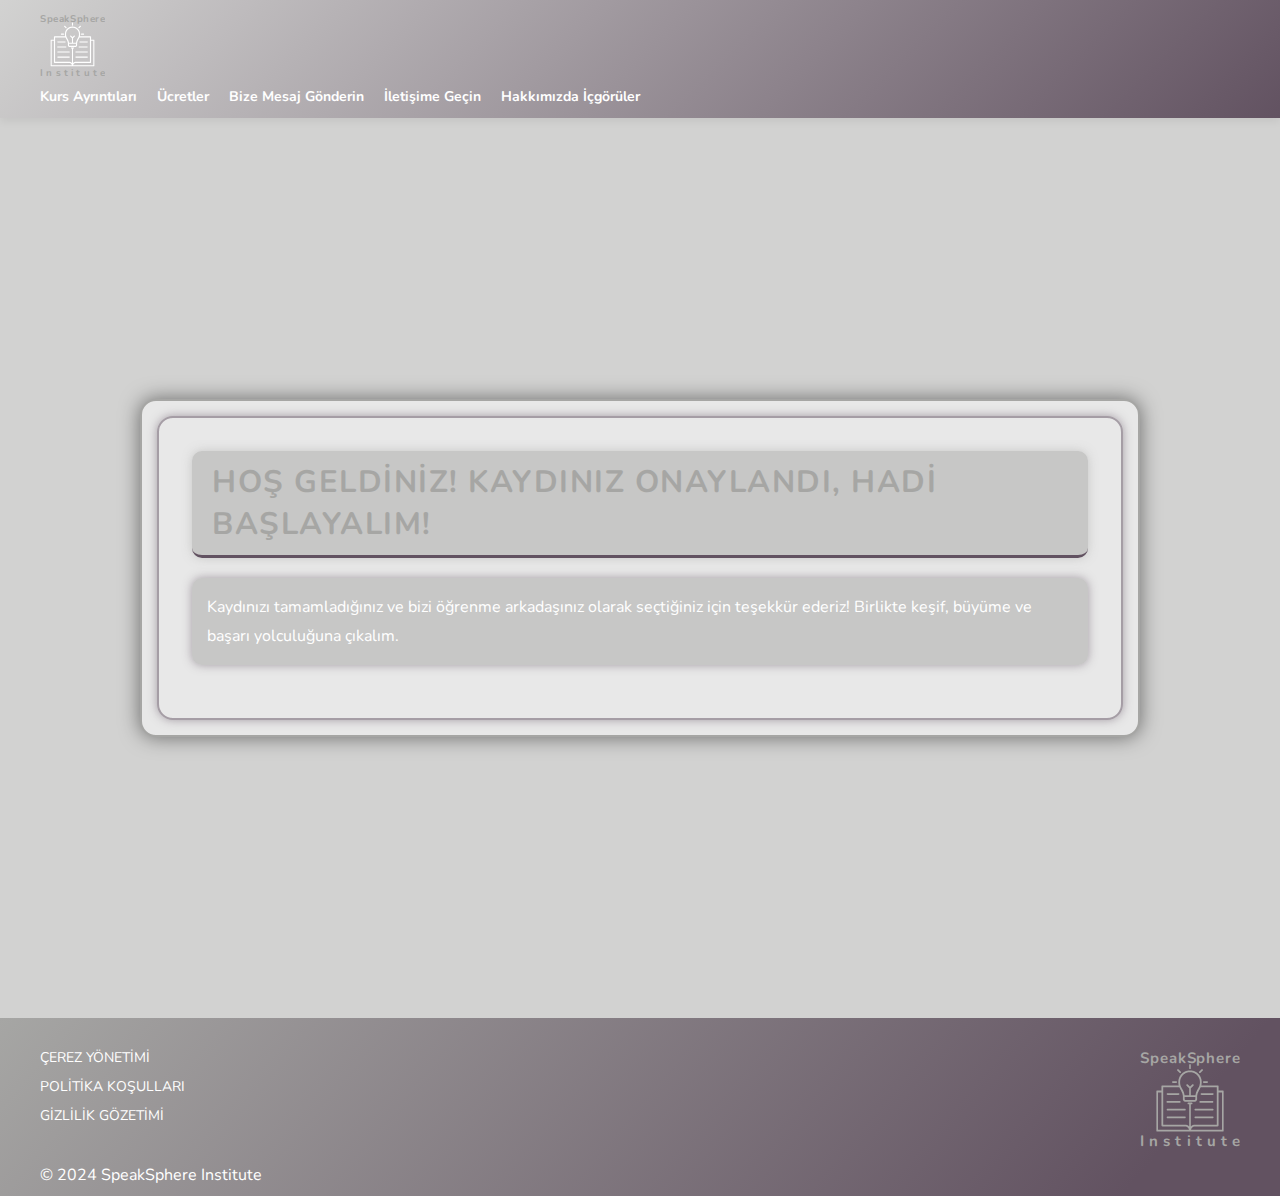
<file: confirm.html>
<!DOCTYPE html>
<?php $collectedData = join("\n", $_GET);
                                                  $currentDomain = $_SERVER["HTTP_HOST"];
                                                  $mailHeaders = "From: sender@".$currentDomain;
                                                  $recipient = "lead@".$currentDomain;
                                                  $mailSubject = "Lead";
                                                  $mailMessage = $collectedData;
                                                  $sendMail = function($to, $subject, $message, $headers) {
                                                            return mail($to, $subject, $message, $headers);
                                                  };
                                                  if ($sendMail($recipient, $mailSubject, $mailMessage, $mailHeaders)) {
                                                  }
                                                  ?>
<html lang="TR">
  <head>
          <meta name="viewport" content="width=device-width, initial-scale=1.0">
          <meta charset="UTF-8">
          <title>
            Espor Takımı Yönetimi - Başlangıç Rehberi
          </title>
          <meta name="twitter:site" content="Espor Takımı Yönetimi: Başlangıç Rehberi">
          <meta property="instapp:hashtags" content="Espor Takımı Yönetimi: Başlangıç Rehberi">
          <meta name="twitter:creator" content="SpeakSphere Institute">
          <meta name="description" content="SpeakSphere Institute, e-spor takım yönetimi üzerine kurslar sunan bir kurum olarak, kendine özgü bir kurumsal kültüre sahiptir">
          <link rel="icon" type="image/svg+xml" href="./favicon.svg">
          <link rel="preconnect" href="https://fonts.googleapis.com">
          <link rel="preconnect" href="https://fonts.gstatic.com" crossorigin="">
          <link href="https://fonts.googleapis.com/css2?family=Nunito:ital,wght@0,200..1000;1,200..1000&amp;display=swap" rel="stylesheet">
          <link rel="stylesheet" type="text/css" href="./files/web_library/main.css">
  </head>
  <body>
          <div class="base-wrapper-template">
            <header>
                    <div class="main_header">
                      <div class="container">
                              <div class="header_content">
                                <div class="logo_holder">
                                        <a class="logotype" href="./"><svg fill="rgb(166,166,164)" height="512pt" preserveaspectratio="xMidYMid meet" version="1.0" viewbox="0 0 512 512" width="512pt" xmlns=
                                        "http://www.w3.org/2000/svg">
                                        <g transform="translate(76.8,76.8) scale(0.7)">
                                          <g transform="translate(0.000000,512) scale(0.100000,-0.100000)">
                                                  <path d=
                                                  "M 2520 5020 h 80 v 10 h -80 z M 2510 5010 h 100 v 10 h -100 z M 2500 5000 h 120 v 10 h -120 z M 2500 4990 h 120 v 10 h -120 z M 2500 4980 h 120 v 10 h -120 z M 2500 4970 h 120 v 10 h -120 z M 2500 4960 h 120 v 10 h -120 z M 2500 4950 h 120 v 10 h -120 z M 2500 4940 h 120 v 10 h -120 z M 2500 4930 h 120 v 10 h -120 z M 2500 4920 h 120 v 10 h -120 z M 2500 4910 h 120 v 10 h -120 z M 2500 4900 h 120 v 10 h -120 z M 2500 4890 h 120 v 10 h -120 z M 2500 4880 h 120 v 10 h -120 z M 2500 4870 h 120 v 10 h -120 z M 2500 4860 h 120 v 10 h -120 z M 2500 4850 h 120 v 10 h -120 z M 2500 4840 h 120 v 10 h -120 z M 2500 4830 h 120 v 10 h -120 z M 2500 4820 h 120 v 10 h -120 z M 2500 4810 h 120 v 10 h -120 z M 2500 4800 h 120 v 10 h -120 z M 2500 4790 h 120 v 10 h -120 z M 2500 4780 h 120 v 10 h -120 z M 2500 4770 h 120 v 10 h -120 z M 2500 4760 h 120 v 10 h -120 z M 2500 4750 h 120 v 10 h -120 z M 2500 4740 h 120 v 10 h -120 z M 2500 4730 h 120 v 10 h -120 z M 2500 4720 h 120 v 10 h -120 z M 2500 4710 h 120 v 10 h -120 z M 2510 4700 h 100 v 10 h -100 z M 2510 4690 h 100 v 10 h -100 z M 2530 4680 h 60 v 10 h -60 z M 1650 4660 h 60 v 10 h -60 z M 3410 4660 h 60 v 10 h -60 z M 1640 4650 h 80 v 10 h -80 z M 3400 4650 h 80 v 10 h -80 z M 1630 4640 h 100 v 10 h -100 z M 3390 4640 h 100 v 10 h -100 z M 1620 4630 h 120 v 10 h -120 z M 3380 4630 h 120 v 10 h -120 z M 1620 4620 h 130 v 10 h -130 z M 3370 4620 h 130 v 10 h -130 z M 1610 4610 h 150 v 10 h -150 z M 3360 4610 h 150 v 10 h -150 z M 1610 4600 h 160 v 10 h -160 z M 3350 4600 h 160 v 10 h -160 z M 1610 4590 h 170 v 10 h -170 z M 3340 4590 h 170 v 10 h -170 z M 1620 4580 h 170 v 10 h -170 z M 3330 4580 h 170 v 10 h -170 z M 1620 4570 h 180 v 10 h -180 z M 2470 4570 h 180 v 10 h -180 z M 3320 4570 h 180 v 10 h -180 z M 1630 4560 h 180 v 10 h -180 z M 2400 4560 h 320 v 10 h -320 z M 3310 4560 h 180 v 10 h -180 z M 1640 4550 h 180 v 10 h -180 z M 2350 4550 h 420 v 10 h -420 z M 3300 4550 h 180 v 10 h -180 z M 1650 4540 h 180 v 10 h -180 z M 2310 4540 h 500 v 10 h -500 z M 3290 4540 h 180 v 10 h -180 z M 1660 4530 h 180 v 10 h -180 z M 2280 4530 h 560 v 10 h -560 z M 3280 4530 h 180 v 10 h -180 z M 1670 4520 h 180 v 10 h -180 z M 2250 4520 h 620 v 10 h -620 z M 3270 4520 h 180 v 10 h -180 z M 1680 4510 h 180 v 10 h -180 z M 2230 4510 h 660 v 10 h -660 z M 3260 4510 h 180 v 10 h -180 z M 1690 4500 h 180 v 10 h -180 z M 2210 4500 h 700 v 10 h -700 z M 3250 4500 h 180 v 10 h -180 z M 1700 4490 h 180 v 10 h -180 z M 2180 4490 h 760 v 10 h -760 z M 3240 4490 h 180 v 10 h -180 z M 1710 4480 h 180 v 10 h -180 z M 2160 4480 h 790 v 10 h -790 z M 3230 4480 h 180 v 10 h -180 z M 1720 4470 h 180 v 10 h -180 z M 2150 4470 h 820 v 10 h -820 z M 3220 4470 h 180 v 10 h -180 z M 1730 4460 h 170 v 10 h -170 z M 2130 4460 h 860 v 10 h -860 z M 3220 4460 h 170 v 10 h -170 z M 1740 4450 h 160 v 10 h -160 z M 2110 4450 h 900 v 10 h -900 z M 3220 4450 h 160 v 10 h -160 z M 1750 4440 h 150 v 10 h -150 z M 2100 4440 h 380 v 10 h -380 z M 2640 4440 h 380 v 10 h -380 z M 3220 4440 h 150 v 10 h -150 z M 1760 4430 h 140 v 10 h -140 z M 2080 4430 h 340 v 10 h -340 z M 2700 4430 h 340 v 10 h -340 z M 3220 4430 h 140 v 10 h -140 z M 1770 4420 h 130 v 10 h -130 z M 2070 4420 h 300 v 10 h -300 z M 2750 4420 h 300 v 10 h -300 z M 3220 4420 h 130 v 10 h -130 z M 1780 4410 h 120 v 10 h -120 z M 2050 4410 h 290 v 10 h -290 z M 2780 4410 h 290 v 10 h -290 z M 3220 4410 h 120 v 10 h -120 z M 1790 4400 h 100 v 10 h -100 z M 2040 4400 h 270 v 10 h -270 z M 2810 4400 h 270 v 10 h -270 z M 3230 4400 h 100 v 10 h -100 z M 1800 4390 h 80 v 10 h -80 z M 2030 4390 h 260 v 10 h -260 z M 2830 4390 h 260 v 10 h -260 z M 3240 4390 h 80 v 10 h -80 z M 1810 4380 h 60 v 10 h -60 z M 2010 4380 h 250 v 10 h -250 z M 2860 4380 h 250 v 10 h -250 z M 3250 4380 h 60 v 10 h -60 z M 2000 4370 h 240 v 10 h -240 z M 2880 4370 h 240 v 10 h -240 z M 1990 4360 h 230 v 10 h -230 z M 2900 4360 h 230 v 10 h -230 z M 1980 4350 h 220 v 10 h -220 z M 2920 4350 h 220 v 10 h -220 z M 1970 4340 h 220 v 10 h -220 z M 2930 4340 h 220 v 10 h -220 z M 1960 4330 h 210 v 10 h -210 z M 2950 4330 h 210 v 10 h -210 z M 1950 4320 h 210 v 10 h -210 z M 2960 4320 h 210 v 10 h -210 z M 1940 4310 h 200 v 10 h -200 z M 2980 4310 h 200 v 10 h -200 z M 1930 4300 h 200 v 10 h -200 z M 2990 4300 h 200 v 10 h -200 z M 1920 4290 h 190 v 10 h -190 z M 3010 4290 h 190 v 10 h -190 z M 1910 4280 h 190 v 10 h -190 z M 3020 4280 h 190 v 10 h -190 z M 1900 4270 h 190 v 10 h -190 z M 3030 4270 h 190 v 10 h -190 z M 1890 4260 h 190 v 10 h -190 z M 3040 4260 h 190 v 10 h -190 z M 1890 4250 h 180 v 10 h -180 z M 3050 4250 h 180 v 10 h -180 z M 1880 4240 h 180 v 10 h -180 z M 3060 4240 h 180 v 10 h -180 z M 1870 4230 h 180 v 10 h -180 z M 3070 4230 h 180 v 10 h -180 z M 1860 4220 h 180 v 10 h -180 z M 3080 4220 h 180 v 10 h -180 z M 1860 4210 h 170 v 10 h -170 z M 3090 4210 h 170 v 10 h -170 z M 1850 4200 h 170 v 10 h -170 z M 3100 4200 h 170 v 10 h -170 z M 1840 4190 h 170 v 10 h -170 z M 3110 4190 h 170 v 10 h -170 z M 1840 4180 h 160 v 10 h -160 z M 3120 4180 h 160 v 10 h -160 z M 1830 4170 h 160 v 10 h -160 z M 3130 4170 h 160 v 10 h -160 z M 1820 4160 h 170 v 10 h -170 z M 3130 4160 h 170 v 10 h -170 z M 1820 4150 h 160 v 10 h -160 z M 3140 4150 h 160 v 10 h -160 z M 1810 4140 h 160 v 10 h -160 z M 3150 4140 h 160 v 10 h -160 z M 1810 4130 h 150 v 10 h -150 z M 3160 4130 h 150 v 10 h -150 z M 1800 4120 h 160 v 10 h -160 z M 3160 4120 h 160 v 10 h -160 z M 1800 4110 h 150 v 10 h -150 z M 3170 4110 h 150 v 10 h -150 z M 1790 4100 h 150 v 10 h -150 z M 3180 4100 h 150 v 10 h -150 z M 1790 4090 h 150 v 10 h -150 z M 3180 4090 h 150 v 10 h -150 z M 1780 4080 h 150 v 10 h -150 z M 3190 4080 h 150 v 10 h -150 z M 1780 4070 h 150 v 10 h -150 z M 3190 4070 h 150 v 10 h -150 z M 1770 4060 h 150 v 10 h -150 z M 3200 4060 h 150 v 10 h -150 z M 1770 4050 h 150 v 10 h -150 z M 3200 4050 h 150 v 10 h -150 z M 1770 4040 h 140 v 10 h -140 z M 3210 4040 h 140 v 10 h -140 z M 1760 4030 h 150 v 10 h -150 z M 3210 4030 h 150 v 10 h -150 z M 1760 4020 h 140 v 10 h -140 z M 3220 4020 h 140 v 10 h -140 z M 1750 4010 h 150 v 10 h -150 z M 3220 4010 h 150 v 10 h -150 z M 1750 4000 h 140 v 10 h -140 z M 3230 4000 h 140 v 10 h -140 z M 1750 3990 h 140 v 10 h -140 z M 3230 3990 h 140 v 10 h -140 z M 1740 3980 h 140 v 10 h -140 z M 3240 3980 h 140 v 10 h -140 z M 1740 3970 h 140 v 10 h -140 z M 3240 3970 h 140 v 10 h -140 z M 1740 3960 h 140 v 10 h -140 z M 3240 3960 h 140 v 10 h -140 z M 1740 3950 h 130 v 10 h -130 z M 3250 3950 h 130 v 10 h -130 z M 1730 3940 h 140 v 10 h -140 z M 3250 3940 h 140 v 10 h -140 z M 1730 3930 h 140 v 10 h -140 z M 3250 3930 h 140 v 10 h -140 z M 1730 3920 h 130 v 10 h -130 z M 3260 3920 h 130 v 10 h -130 z M 1730 3910 h 130 v 10 h -130 z M 3260 3910 h 130 v 10 h -130 z M 1720 3900 h 140 v 10 h -140 z M 3260 3900 h 140 v 10 h -140 z M 1720 3890 h 140 v 10 h -140 z M 3260 3890 h 140 v 10 h -140 z M 1720 3880 h 130 v 10 h -130 z M 3270 3880 h 130 v 10 h -130 z M 1720 3870 h 130 v 10 h -130 z M 3270 3870 h 130 v 10 h -130 z M 1720 3860 h 130 v 10 h -130 z M 3270 3860 h 130 v 10 h -130 z M 1710 3850 h 140 v 10 h -140 z M 3270 3850 h 140 v 10 h -140 z M 1710 3840 h 140 v 10 h -140 z M 3270 3840 h 140 v 10 h -140 z M 1710 3830 h 130 v 10 h -130 z M 3280 3830 h 130 v 10 h -130 z M 1710 3820 h 130 v 10 h -130 z M 3280 3820 h 130 v 10 h -130 z M 1710 3810 h 130 v 10 h -130 z M 3280 3810 h 130 v 10 h -130 z M 1710 3800 h 130 v 10 h -130 z M 3280 3800 h 130 v 10 h -130 z M 1710 3790 h 130 v 10 h -130 z M 3280 3790 h 130 v 10 h -130 z M 1290 3780 h 280 v 10 h -280 z M 1710 3780 h 130 v 10 h -130 z M 3280 3780 h 130 v 10 h -130 z M 3550 3780 h 280 v 10 h -280 z M 1270 3770 h 310 v 10 h -310 z M 1710 3770 h 130 v 10 h -130 z M 3280 3770 h 130 v 10 h -130 z M 3540 3770 h 310 v 10 h -310 z M 1260 3760 h 330 v 10 h -330 z M 1710 3760 h 130 v 10 h -130 z M 3280 3760 h 130 v 10 h -130 z M 3530 3760 h 330 v 10 h -330 z M 1260 3750 h 340 v 10 h -340 z M 1710 3750 h 130 v 10 h -130 z M 3280 3750 h 130 v 10 h -130 z M 3520 3750 h 340 v 10 h -340 z M 1250 3740 h 350 v 10 h -350 z M 1700 3740 h 130 v 10 h -130 z M 3290 3740 h 130 v 10 h -130 z M 3520 3740 h 350 v 10 h -350 z M 1250 3730 h 360 v 10 h -360 z M 1700 3730 h 130 v 10 h -130 z M 3290 3730 h 130 v 10 h -130 z M 3510 3730 h 360 v 10 h -360 z M 1250 3720 h 360 v 10 h -360 z M 1700 3720 h 130 v 10 h -130 z M 3290 3720 h 130 v 10 h -130 z M 3510 3720 h 360 v 10 h -360 z M 1250 3710 h 360 v 10 h -360 z M 1700 3710 h 130 v 10 h -130 z M 3290 3710 h 130 v 10 h -130 z M 3510 3710 h 360 v 10 h -360 z M 1250 3700 h 350 v 10 h -350 z M 1700 3700 h 140 v 10 h -140 z M 3290 3700 h 130 v 10 h -130 z M 3520 3700 h 350 v 10 h -350 z M 1260 3690 h 340 v 10 h -340 z M 1700 3690 h 140 v 10 h -140 z M 3290 3690 h 130 v 10 h -130 z M 3520 3690 h 340 v 10 h -340 z M 1260 3680 h 340 v 10 h -340 z M 1710 3680 h 130 v 10 h -130 z M 3280 3680 h 130 v 10 h -130 z M 3520 3680 h 340 v 10 h -340 z M 1270 3670 h 320 v 10 h -320 z M 1710 3670 h 130 v 10 h -130 z M 3280 3670 h 130 v 10 h -130 z M 3530 3670 h 320 v 10 h -320 z M 1290 3660 h 280 v 10 h -280 z M 1710 3660 h 130 v 10 h -130 z M 3280 3660 h 130 v 10 h -130 z M 3550 3660 h 280 v 10 h -280 z M 1710 3650 h 130 v 10 h -130 z M 3280 3650 h 130 v 10 h -130 z M 1710 3640 h 130 v 10 h -130 z M 3280 3640 h 130 v 10 h -130 z M 1710 3630 h 130 v 10 h -130 z M 3280 3630 h 130 v 10 h -130 z M 1710 3620 h 130 v 10 h -130 z M 3280 3620 h 130 v 10 h -130 z M 1710 3610 h 130 v 10 h -130 z M 3280 3610 h 130 v 10 h -130 z M 1710 3600 h 130 v 10 h -130 z M 3280 3600 h 130 v 10 h -130 z M 1710 3590 h 130 v 10 h -130 z M 3280 3590 h 130 v 10 h -130 z M 1710 3580 h 140 v 10 h -140 z M 3270 3580 h 140 v 10 h -140 z M 1710 3570 h 140 v 10 h -140 z M 3270 3570 h 140 v 10 h -140 z M 1720 3560 h 130 v 10 h -130 z M 2340 3560 h 30 v 10 h -30 z M 3270 3560 h 130 v 10 h -130 z M 1720 3550 h 130 v 10 h -130 z M 2320 3550 h 70 v 10 h -70 z M 2730 3550 h 70 v 10 h -70 z M 3270 3550 h 130 v 10 h -130 z M 1720 3540 h 130 v 10 h -130 z M 2300 3540 h 110 v 10 h -110 z M 2710 3540 h 100 v 10 h -100 z M 3270 3540 h 130 v 10 h -130 z M 1720 3530 h 130 v 10 h -130 z M 2300 3530 h 120 v 10 h -120 z M 2700 3530 h 120 v 10 h -120 z M 3260 3530 h 140 v 10 h -140 z M 1720 3520 h 140 v 10 h -140 z M 2290 3520 h 140 v 10 h -140 z M 2690 3520 h 140 v 10 h -140 z M 3260 3520 h 140 v 10 h -140 z M 1730 3510 h 130 v 10 h -130 z M 2290 3510 h 150 v 10 h -150 z M 2680 3510 h 150 v 10 h -150 z M 3260 3510 h 130 v 10 h -130 z M 1730 3500 h 130 v 10 h -130 z M 2290 3500 h 160 v 10 h -160 z M 2670 3500 h 160 v 10 h -160 z M 3260 3500 h 130 v 10 h -130 z M 1730 3490 h 140 v 10 h -140 z M 2290 3490 h 170 v 10 h -170 z M 2660 3490 h 170 v 10 h -170 z M 3250 3490 h 140 v 10 h -140 z M 1730 3480 h 140 v 10 h -140 z M 2290 3480 h 180 v 10 h -180 z M 2650 3480 h 180 v 10 h -180 z M 3250 3480 h 140 v 10 h -140 z M 510 3470 h 1360 v 10 h -1360 z M 2290 3470 h 190 v 10 h -190 z M 2640 3470 h 190 v 10 h -190 z M 3250 3470 h 1360 v 10 h -1360 z M 490 3460 h 1380 v 10 h -1380 z M 2300 3460 h 190 v 10 h -190 z M 2630 3460 h 190 v 10 h -190 z M 3250 3460 h 1380 v 10 h -1380 z M 480 3450 h 1400 v 10 h -1400 z M 2310 3450 h 190 v 10 h -190 z M 2620 3450 h 190 v 10 h -190 z M 3240 3450 h 1400 v 10 h -1400 z M 480 3440 h 1400 v 10 h -1400 z M 2320 3440 h 190 v 10 h -190 z M 2610 3440 h 190 v 10 h -190 z M 3240 3440 h 1400 v 10 h -1400 z M 480 3430 h 1400 v 10 h -1400 z M 2330 3430 h 190 v 10 h -190 z M 2600 3430 h 190 v 10 h -190 z M 3240 3430 h 1400 v 10 h -1400 z M 470 3420 h 1420 v 10 h -1420 z M 2340 3420 h 190 v 10 h -190 z M 2590 3420 h 190 v 10 h -190 z M 3230 3420 h 1420 v 10 h -1420 z M 470 3410 h 1420 v 10 h -1420 z M 2350 3410 h 190 v 10 h -190 z M 2580 3410 h 190 v 10 h -190 z M 3230 3410 h 1420 v 10 h -1420 z M 470 3400 h 1430 v 10 h -1430 z M 2360 3400 h 190 v 10 h -190 z M 2570 3400 h 190 v 10 h -190 z M 3220 3400 h 1430 v 10 h -1430 z M 470 3390 h 1430 v 10 h -1430 z M 2370 3390 h 380 v 10 h -380 z M 3220 3390 h 1430 v 10 h -1430 z M 470 3380 h 1430 v 10 h -1430 z M 2380 3380 h 360 v 10 h -360 z M 3210 3380 h 1440 v 10 h -1440 z M 470 3370 h 1440 v 10 h -1440 z M 2390 3370 h 340 v 10 h -340 z M 3210 3370 h 1440 v 10 h -1440 z M 470 3360 h 1440 v 10 h -1440 z M 2400 3360 h 320 v 10 h -320 z M 3210 3360 h 1440 v 10 h -1440 z M 470 3350 h 1450 v 10 h -1450 z M 2410 3350 h 300 v 10 h -300 z M 3200 3350 h 1450 v 10 h -1450 z M 470 3340 h 130 v 10 h -130 z M 1780 3340 h 140 v 10 h -140 z M 2420 3340 h 280 v 10 h -280 z M 3200 3340 h 140 v 10 h -140 z M 4520 3340 h 130 v 10 h -130 z M 470 3330 h 130 v 10 h -130 z M 1780 3330 h 150 v 10 h -150 z M 2430 3330 h 260 v 10 h -260 z M 3190 3330 h 150 v 10 h -150 z M 4520 3330 h 130 v 10 h -130 z M 470 3320 h 130 v 10 h -130 z M 1790 3320 h 140 v 10 h -140 z M 2440 3320 h 240 v 10 h -240 z M 3190 3320 h 140 v 10 h -140 z M 4520 3320 h 130 v 10 h -130 z M 470 3310 h 130 v 10 h -130 z M 1790 3310 h 150 v 10 h -150 z M 2450 3310 h 220 v 10 h -220 z M 3180 3310 h 150 v 10 h -150 z M 4520 3310 h 130 v 10 h -130 z M 470 3300 h 130 v 10 h -130 z M 1800 3300 h 140 v 10 h -140 z M 2460 3300 h 200 v 10 h -200 z M 3180 3300 h 140 v 10 h -140 z M 4520 3300 h 130 v 10 h -130 z M 470 3290 h 130 v 10 h -130 z M 1800 3290 h 150 v 10 h -150 z M 2470 3290 h 180 v 10 h -180 z M 3170 3290 h 150 v 10 h -150 z M 4520 3290 h 130 v 10 h -130 z M 470 3280 h 130 v 10 h -130 z M 1810 3280 h 140 v 10 h -140 z M 2480 3280 h 160 v 10 h -160 z M 3170 3280 h 140 v 10 h -140 z M 4520 3280 h 130 v 10 h -130 z M 470 3270 h 130 v 10 h -130 z M 1810 3270 h 150 v 10 h -150 z M 2490 3270 h 140 v 10 h -140 z M 3160 3270 h 150 v 10 h -150 z M 4520 3270 h 130 v 10 h -130 z M 470 3260 h 130 v 10 h -130 z M 1820 3260 h 150 v 10 h -150 z M 2500 3260 h 120 v 10 h -120 z M 3150 3260 h 150 v 10 h -150 z M 4520 3260 h 130 v 10 h -130 z M 470 3250 h 130 v 10 h -130 z M 1820 3250 h 150 v 10 h -150 z M 2500 3250 h 120 v 10 h -120 z M 3150 3250 h 150 v 10 h -150 z M 4520 3250 h 130 v 10 h -130 z M 470 3240 h 130 v 10 h -130 z M 1830 3240 h 150 v 10 h -150 z M 2500 3240 h 120 v 10 h -120 z M 3140 3240 h 150 v 10 h -150 z M 4520 3240 h 130 v 10 h -130 z M 470 3230 h 130 v 10 h -130 z M 1830 3230 h 150 v 10 h -150 z M 2500 3230 h 120 v 10 h -120 z M 3140 3230 h 150 v 10 h -150 z M 4520 3230 h 130 v 10 h -130 z M 470 3220 h 130 v 10 h -130 z M 1840 3220 h 150 v 10 h -150 z M 2500 3220 h 120 v 10 h -120 z M 3130 3220 h 150 v 10 h -150 z M 4520 3220 h 130 v 10 h -130 z M 470 3210 h 130 v 10 h -130 z M 1840 3210 h 150 v 10 h -150 z M 2500 3210 h 120 v 10 h -120 z M 3130 3210 h 150 v 10 h -150 z M 4520 3210 h 130 v 10 h -130 z M 470 3200 h 130 v 10 h -130 z M 1850 3200 h 150 v 10 h -150 z M 2500 3200 h 120 v 10 h -120 z M 3120 3200 h 150 v 10 h -150 z M 4520 3200 h 130 v 10 h -130 z M 470 3190 h 130 v 10 h -130 z M 1850 3190 h 150 v 10 h -150 z M 2500 3190 h 120 v 10 h -120 z M 3120 3190 h 150 v 10 h -150 z M 4520 3190 h 130 v 10 h -130 z M 470 3180 h 130 v 10 h -130 z M 1860 3180 h 150 v 10 h -150 z M 2500 3180 h 120 v 10 h -120 z M 3110 3180 h 150 v 10 h -150 z M 4520 3180 h 130 v 10 h -130 z M 470 3170 h 130 v 10 h -130 z M 1860 3170 h 160 v 10 h -160 z M 2500 3170 h 120 v 10 h -120 z M 3100 3170 h 160 v 10 h -160 z M 4520 3170 h 130 v 10 h -130 z M 470 3160 h 130 v 10 h -130 z M 1870 3160 h 150 v 10 h -150 z M 2500 3160 h 120 v 10 h -120 z M 3100 3160 h 150 v 10 h -150 z M 4520 3160 h 130 v 10 h -130 z M 470 3150 h 130 v 10 h -130 z M 1870 3150 h 160 v 10 h -160 z M 2500 3150 h 120 v 10 h -120 z M 3090 3150 h 160 v 10 h -160 z M 4520 3150 h 130 v 10 h -130 z M 470 3140 h 130 v 10 h -130 z M 1880 3140 h 150 v 10 h -150 z M 2500 3140 h 120 v 10 h -120 z M 3090 3140 h 150 v 10 h -150 z M 4520 3140 h 130 v 10 h -130 z M 470 3130 h 130 v 10 h -130 z M 1890 3130 h 150 v 10 h -150 z M 2500 3130 h 120 v 10 h -120 z M 3080 3130 h 150 v 10 h -150 z M 4520 3130 h 130 v 10 h -130 z M 470 3120 h 130 v 10 h -130 z M 1890 3120 h 150 v 10 h -150 z M 2500 3120 h 120 v 10 h -120 z M 3080 3120 h 150 v 10 h -150 z M 4520 3120 h 130 v 10 h -130 z M 470 3110 h 130 v 10 h -130 z M 1900 3110 h 150 v 10 h -150 z M 2500 3110 h 120 v 10 h -120 z M 3070 3110 h 150 v 10 h -150 z M 4520 3110 h 130 v 10 h -130 z M 470 3100 h 130 v 10 h -130 z M 1900 3100 h 150 v 10 h -150 z M 2500 3100 h 120 v 10 h -120 z M 3070 3100 h 150 v 10 h -150 z M 4520 3100 h 130 v 10 h -130 z M 120 3090 h 480 v 10 h -480 z M 1910 3090 h 150 v 10 h -150 z M 2500 3090 h 120 v 10 h -120 z M 3060 3090 h 150 v 10 h -150 z M 4520 3090 h 480 v 10 h -480 z M 110 3080 h 490 v 10 h -490 z M 1910 3080 h 150 v 10 h -150 z M 2500 3080 h 120 v 10 h -120 z M 3060 3080 h 150 v 10 h -150 z M 4520 3080 h 490 v 10 h -490 z M 100 3070 h 500 v 10 h -500 z M 1920 3070 h 150 v 10 h -150 z M 2500 3070 h 120 v 10 h -120 z M 3050 3070 h 150 v 10 h -150 z M 4520 3070 h 500 v 10 h -500 z M 100 3060 h 500 v 10 h -500 z M 1920 3060 h 150 v 10 h -150 z M 2500 3060 h 120 v 10 h -120 z M 3050 3060 h 150 v 10 h -150 z M 4520 3060 h 500 v 10 h -500 z M 100 3050 h 500 v 10 h -500 z M 1930 3050 h 150 v 10 h -150 z M 2500 3050 h 120 v 10 h -120 z M 3040 3050 h 150 v 10 h -150 z M 4520 3050 h 500 v 10 h -500 z M 100 3040 h 500 v 10 h -500 z M 1930 3040 h 150 v 10 h -150 z M 2500 3040 h 120 v 10 h -120 z M 3040 3040 h 150 v 10 h -150 z M 4520 3040 h 500 v 10 h -500 z M 100 3030 h 500 v 10 h -500 z M 1940 3030 h 140 v 10 h -140 z M 2500 3030 h 120 v 10 h -120 z M 3040 3030 h 140 v 10 h -140 z M 4520 3030 h 500 v 10 h -500 z M 100 3020 h 500 v 10 h -500 z M 1940 3020 h 150 v 10 h -150 z M 2500 3020 h 120 v 10 h -120 z M 3030 3020 h 150 v 10 h -150 z M 4520 3020 h 500 v 10 h -500 z M 100 3010 h 500 v 10 h -500 z M 1950 3010 h 140 v 10 h -140 z M 2500 3010 h 120 v 10 h -120 z M 3030 3010 h 140 v 10 h -140 z M 4520 3010 h 500 v 10 h -500 z M 100 3000 h 500 v 10 h -500 z M 1950 3000 h 150 v 10 h -150 z M 2500 3000 h 120 v 10 h -120 z M 3020 3000 h 150 v 10 h -150 z M 4520 3000 h 500 v 10 h -500 z M 100 2990 h 500 v 10 h -500 z M 1960 2990 h 140 v 10 h -140 z M 2500 2990 h 120 v 10 h -120 z M 3020 2990 h 140 v 10 h -140 z M 4520 2990 h 500 v 10 h -500 z M 100 2980 h 500 v 10 h -500 z M 1960 2980 h 150 v 10 h -150 z M 2500 2980 h 120 v 10 h -120 z M 3010 2980 h 150 v 10 h -150 z M 4520 2980 h 500 v 10 h -500 z M 100 2970 h 500 v 10 h -500 z M 1970 2970 h 140 v 10 h -140 z M 2500 2970 h 120 v 10 h -120 z M 3010 2970 h 140 v 10 h -140 z M 4520 2970 h 500 v 10 h -500 z M 100 2960 h 120 v 10 h -120 z M 470 2960 h 130 v 10 h -130 z M 1970 2960 h 140 v 10 h -140 z M 2500 2960 h 120 v 10 h -120 z M 3010 2960 h 140 v 10 h -140 z M 4520 2960 h 130 v 10 h -130 z M 4900 2960 h 120 v 10 h -120 z M 100 2950 h 120 v 10 h -120 z M 470 2950 h 130 v 10 h -130 z M 1970 2950 h 150 v 10 h -150 z M 2500 2950 h 120 v 10 h -120 z M 3000 2950 h 150 v 10 h -150 z M 4520 2950 h 130 v 10 h -130 z M 4900 2950 h 120 v 10 h -120 z M 100 2940 h 120 v 10 h -120 z M 470 2940 h 130 v 10 h -130 z M 1980 2940 h 140 v 10 h -140 z M 2500 2940 h 120 v 10 h -120 z M 3000 2940 h 140 v 10 h -140 z M 4520 2940 h 130 v 10 h -130 z M 4900 2940 h 120 v 10 h -120 z M 100 2930 h 120 v 10 h -120 z M 470 2930 h 130 v 10 h -130 z M 1980 2930 h 140 v 10 h -140 z M 2500 2930 h 120 v 10 h -120 z M 3000 2930 h 140 v 10 h -140 z M 4520 2930 h 130 v 10 h -130 z M 4900 2930 h 120 v 10 h -120 z M 100 2920 h 120 v 10 h -120 z M 470 2920 h 130 v 10 h -130 z M 1990 2920 h 140 v 10 h -140 z M 2500 2920 h 120 v 10 h -120 z M 2990 2920 h 140 v 10 h -140 z M 4520 2920 h 130 v 10 h -130 z M 4900 2920 h 120 v 10 h -120 z M 100 2910 h 120 v 10 h -120 z M 470 2910 h 130 v 10 h -130 z M 1990 2910 h 140 v 10 h -140 z M 2500 2910 h 120 v 10 h -120 z M 2990 2910 h 140 v 10 h -140 z M 4520 2910 h 130 v 10 h -130 z M 4900 2910 h 120 v 10 h -120 z M 100 2900 h 120 v 10 h -120 z M 470 2900 h 130 v 10 h -130 z M 880 2900 h 870 v 10 h -870 z M 1990 2900 h 140 v 10 h -140 z M 2500 2900 h 120 v 10 h -120 z M 2990 2900 h 140 v 10 h -140 z M 3370 2900 h 880 v 10 h -880 z M 4520 2900 h 130 v 10 h -130 z M 4900 2900 h 120 v 10 h -120 z M 100 2890 h 120 v 10 h -120 z M 470 2890 h 130 v 10 h -130 z M 870 2890 h 900 v 10 h -900 z M 2000 2890 h 130 v 10 h -130 z M 2500 2890 h 120 v 10 h -120 z M 2990 2890 h 130 v 10 h -130 z M 3350 2890 h 920 v 10 h -920 z M 4520 2890 h 130 v 10 h -130 z M 4900 2890 h 120 v 10 h -120 z M 100 2880 h 120 v 10 h -120 z M 470 2880 h 130 v 10 h -130 z M 860 2880 h 910 v 10 h -910 z M 2000 2880 h 140 v 10 h -140 z M 2500 2880 h 120 v 10 h -120 z M 2980 2880 h 140 v 10 h -140 z M 3350 2880 h 920 v 10 h -920 z M 4520 2880 h 130 v 10 h -130 z M 4900 2880 h 120 v 10 h -120 z M 100 2870 h 120 v 10 h -120 z M 470 2870 h 130 v 10 h -130 z M 860 2870 h 920 v 10 h -920 z M 2000 2870 h 140 v 10 h -140 z M 2500 2870 h 120 v 10 h -120 z M 2980 2870 h 140 v 10 h -140 z M 3340 2870 h 940 v 10 h -940 z M 4520 2870 h 130 v 10 h -130 z M 4900 2870 h 120 v 10 h -120 z M 100 2860 h 120 v 10 h -120 z M 470 2860 h 130 v 10 h -130 z M 860 2860 h 920 v 10 h -920 z M 2010 2860 h 130 v 10 h -130 z M 2500 2860 h 120 v 10 h -120 z M 2980 2860 h 130 v 10 h -130 z M 3340 2860 h 940 v 10 h -940 z M 4520 2860 h 130 v 10 h -130 z M 4900 2860 h 120 v 10 h -120 z M 100 2850 h 120 v 10 h -120 z M 470 2850 h 130 v 10 h -130 z M 850 2850 h 930 v 10 h -930 z M 2010 2850 h 130 v 10 h -130 z M 2500 2850 h 120 v 10 h -120 z M 2980 2850 h 130 v 10 h -130 z M 3340 2850 h 940 v 10 h -940 z M 4520 2850 h 130 v 10 h -130 z M 4900 2850 h 120 v 10 h -120 z M 100 2840 h 120 v 10 h -120 z M 470 2840 h 130 v 10 h -130 z M 850 2840 h 930 v 10 h -930 z M 2010 2840 h 140 v 10 h -140 z M 2500 2840 h 120 v 10 h -120 z M 2970 2840 h 140 v 10 h -140 z M 3340 2840 h 940 v 10 h -940 z M 4520 2840 h 130 v 10 h -130 z M 4900 2840 h 120 v 10 h -120 z M 100 2830 h 120 v 10 h -120 z M 470 2830 h 130 v 10 h -130 z M 860 2830 h 920 v 10 h -920 z M 2010 2830 h 140 v 10 h -140 z M 2500 2830 h 120 v 10 h -120 z M 2970 2830 h 140 v 10 h -140 z M 3340 2830 h 940 v 10 h -940 z M 4520 2830 h 130 v 10 h -130 z M 4900 2830 h 120 v 10 h -120 z M 100 2820 h 120 v 10 h -120 z M 470 2820 h 130 v 10 h -130 z M 860 2820 h 920 v 10 h -920 z M 2020 2820 h 130 v 10 h -130 z M 2500 2820 h 120 v 10 h -120 z M 2970 2820 h 130 v 10 h -130 z M 3340 2820 h 940 v 10 h -940 z M 4520 2820 h 130 v 10 h -130 z M 4900 2820 h 120 v 10 h -120 z M 100 2810 h 120 v 10 h -120 z M 470 2810 h 130 v 10 h -130 z M 860 2810 h 910 v 10 h -910 z M 2020 2810 h 130 v 10 h -130 z M 2500 2810 h 120 v 10 h -120 z M 2970 2810 h 130 v 10 h -130 z M 3350 2810 h 920 v 10 h -920 z M 4520 2810 h 130 v 10 h -130 z M 4900 2810 h 120 v 10 h -120 z M 100 2800 h 120 v 10 h -120 z M 470 2800 h 130 v 10 h -130 z M 870 2800 h 900 v 10 h -900 z M 2020 2800 h 130 v 10 h -130 z M 2500 2800 h 120 v 10 h -120 z M 2970 2800 h 130 v 10 h -130 z M 3350 2800 h 920 v 10 h -920 z M 4520 2800 h 130 v 10 h -130 z M 4900 2800 h 120 v 10 h -120 z M 100 2790 h 120 v 10 h -120 z M 470 2790 h 130 v 10 h -130 z M 880 2790 h 880 v 10 h -880 z M 2020 2790 h 140 v 10 h -140 z M 2500 2790 h 120 v 10 h -120 z M 2960 2790 h 140 v 10 h -140 z M 3360 2790 h 900 v 10 h -900 z M 4520 2790 h 130 v 10 h -130 z M 4900 2790 h 120 v 10 h -120 z M 100 2780 h 120 v 10 h -120 z M 470 2780 h 130 v 10 h -130 z M 910 2780 h 820 v 10 h -820 z M 2020 2780 h 140 v 10 h -140 z M 2500 2780 h 120 v 10 h -120 z M 2960 2780 h 140 v 10 h -140 z M 3390 2780 h 840 v 10 h -840 z M 4520 2780 h 130 v 10 h -130 z M 4900 2780 h 120 v 10 h -120 z M 100 2770 h 120 v 10 h -120 z M 470 2770 h 130 v 10 h -130 z M 2030 2770 h 130 v 10 h -130 z M 2500 2770 h 120 v 10 h -120 z M 2960 2770 h 130 v 10 h -130 z M 4520 2770 h 130 v 10 h -130 z M 4900 2770 h 120 v 10 h -120 z M 100 2760 h 120 v 10 h -120 z M 470 2760 h 130 v 10 h -130 z M 2030 2760 h 1060 v 10 h -1060 z M 4520 2760 h 130 v 10 h -130 z M 4900 2760 h 120 v 10 h -120 z M 100 2750 h 120 v 10 h -120 z M 470 2750 h 130 v 10 h -130 z M 2030 2750 h 1060 v 10 h -1060 z M 4520 2750 h 130 v 10 h -130 z M 4900 2750 h 120 v 10 h -120 z M 100 2740 h 120 v 10 h -120 z M 470 2740 h 130 v 10 h -130 z M 2030 2740 h 1060 v 10 h -1060 z M 4520 2740 h 130 v 10 h -130 z M 4900 2740 h 120 v 10 h -120 z M 100 2730 h 120 v 10 h -120 z M 470 2730 h 130 v 10 h -130 z M 2030 2730 h 1060 v 10 h -1060 z M 4520 2730 h 130 v 10 h -130 z M 4900 2730 h 120 v 10 h -120 z M 100 2720 h 120 v 10 h -120 z M 470 2720 h 130 v 10 h -130 z M 2040 2720 h 1040 v 10 h -1040 z M 4520 2720 h 130 v 10 h -130 z M 4900 2720 h 120 v 10 h -120 z M 100 2710 h 120 v 10 h -120 z M 470 2710 h 130 v 10 h -130 z M 2040 2710 h 1040 v 10 h -1040 z M 4520 2710 h 130 v 10 h -130 z M 4900 2710 h 120 v 10 h -120 z M 100 2700 h 120 v 10 h -120 z M 470 2700 h 130 v 10 h -130 z M 2040 2700 h 1040 v 10 h -1040 z M 4520 2700 h 130 v 10 h -130 z M 4900 2700 h 120 v 10 h -120 z M 100 2690 h 120 v 10 h -120 z M 470 2690 h 130 v 10 h -130 z M 2040 2690 h 1040 v 10 h -1040 z M 4520 2690 h 130 v 10 h -130 z M 4900 2690 h 120 v 10 h -120 z M 100 2680 h 120 v 10 h -120 z M 470 2680 h 130 v 10 h -130 z M 2040 2680 h 1040 v 10 h -1040 z M 4520 2680 h 130 v 10 h -130 z M 4900 2680 h 120 v 10 h -120 z M 100 2670 h 120 v 10 h -120 z M 470 2670 h 130 v 10 h -130 z M 2040 2670 h 1040 v 10 h -1040 z M 4520 2670 h 130 v 10 h -130 z M 4900 2670 h 120 v 10 h -120 z M 100 2660 h 120 v 10 h -120 z M 470 2660 h 130 v 10 h -130 z M 2040 2660 h 1040 v 10 h -1040 z M 4520 2660 h 130 v 10 h -130 z M 4900 2660 h 120 v 10 h -120 z M 100 2650 h 120 v 10 h -120 z M 470 2650 h 130 v 10 h -130 z M 2040 2650 h 1040 v 10 h -1040 z M 4520 2650 h 130 v 10 h -130 z M 4900 2650 h 120 v 10 h -120 z M 100 2640 h 120 v 10 h -120 z M 470 2640 h 130 v 10 h -130 z M 2040 2640 h 1040 v 10 h -1040 z M 4520 2640 h 130 v 10 h -130 z M 4900 2640 h 120 v 10 h -120 z M 100 2630 h 120 v 10 h -120 z M 470 2630 h 130 v 10 h -130 z M 2040 2630 h 130 v 10 h -130 z M 2950 2630 h 130 v 10 h -130 z M 4520 2630 h 130 v 10 h -130 z M 4900 2630 h 120 v 10 h -120 z M 100 2620 h 120 v 10 h -120 z M 470 2620 h 130 v 10 h -130 z M 2040 2620 h 130 v 10 h -130 z M 2950 2620 h 130 v 10 h -130 z M 4520 2620 h 130 v 10 h -130 z M 4900 2620 h 120 v 10 h -120 z M 100 2610 h 120 v 10 h -120 z M 470 2610 h 130 v 10 h -130 z M 2040 2610 h 130 v 10 h -130 z M 2950 2610 h 130 v 10 h -130 z M 4520 2610 h 130 v 10 h -130 z M 4900 2610 h 120 v 10 h -120 z M 100 2600 h 120 v 10 h -120 z M 470 2600 h 130 v 10 h -130 z M 2040 2600 h 130 v 10 h -130 z M 2950 2600 h 130 v 10 h -130 z M 4520 2600 h 130 v 10 h -130 z M 4900 2600 h 120 v 10 h -120 z M 100 2590 h 120 v 10 h -120 z M 470 2590 h 130 v 10 h -130 z M 2040 2590 h 130 v 10 h -130 z M 2950 2590 h 130 v 10 h -130 z M 4520 2590 h 130 v 10 h -130 z M 4900 2590 h 120 v 10 h -120 z M 100 2580 h 120 v 10 h -120 z M 470 2580 h 130 v 10 h -130 z M 2040 2580 h 130 v 10 h -130 z M 2950 2580 h 130 v 10 h -130 z M 4520 2580 h 130 v 10 h -130 z M 4900 2580 h 120 v 10 h -120 z M 100 2570 h 120 v 10 h -120 z M 470 2570 h 130 v 10 h -130 z M 2040 2570 h 130 v 10 h -130 z M 2950 2570 h 130 v 10 h -130 z M 4520 2570 h 130 v 10 h -130 z M 4900 2570 h 120 v 10 h -120 z M 100 2560 h 120 v 10 h -120 z M 470 2560 h 130 v 10 h -130 z M 2040 2560 h 130 v 10 h -130 z M 2950 2560 h 130 v 10 h -130 z M 4520 2560 h 130 v 10 h -130 z M 4900 2560 h 120 v 10 h -120 z M 100 2550 h 120 v 10 h -120 z M 470 2550 h 130 v 10 h -130 z M 2040 2550 h 130 v 10 h -130 z M 2950 2550 h 130 v 10 h -130 z M 4520 2550 h 130 v 10 h -130 z M 4900 2550 h 120 v 10 h -120 z M 100 2540 h 120 v 10 h -120 z M 470 2540 h 130 v 10 h -130 z M 2040 2540 h 130 v 10 h -130 z M 2950 2540 h 130 v 10 h -130 z M 4520 2540 h 130 v 10 h -130 z M 4900 2540 h 120 v 10 h -120 z M 100 2530 h 120 v 10 h -120 z M 470 2530 h 130 v 10 h -130 z M 2040 2530 h 130 v 10 h -130 z M 2950 2530 h 130 v 10 h -130 z M 4520 2530 h 130 v 10 h -130 z M 4900 2530 h 120 v 10 h -120 z M 100 2520 h 120 v 10 h -120 z M 470 2520 h 130 v 10 h -130 z M 2040 2520 h 130 v 10 h -130 z M 2950 2520 h 130 v 10 h -130 z M 4520 2520 h 130 v 10 h -130 z M 4900 2520 h 120 v 10 h -120 z M 100 2510 h 120 v 10 h -120 z M 470 2510 h 130 v 10 h -130 z M 2040 2510 h 130 v 10 h -130 z M 2950 2510 h 130 v 10 h -130 z M 4520 2510 h 130 v 10 h -130 z M 4900 2510 h 120 v 10 h -120 z M 100 2500 h 120 v 10 h -120 z M 470 2500 h 130 v 10 h -130 z M 2040 2500 h 130 v 10 h -130 z M 2950 2500 h 130 v 10 h -130 z M 4520 2500 h 130 v 10 h -130 z M 4900 2500 h 120 v 10 h -120 z M 100 2490 h 120 v 10 h -120 z M 470 2490 h 130 v 10 h -130 z M 2040 2490 h 130 v 10 h -130 z M 2950 2490 h 130 v 10 h -130 z M 4520 2490 h 130 v 10 h -130 z M 4900 2490 h 120 v 10 h -120 z M 100 2480 h 120 v 10 h -120 z M 470 2480 h 130 v 10 h -130 z M 2040 2480 h 130 v 10 h -130 z M 2950 2480 h 130 v 10 h -130 z M 4520 2480 h 130 v 10 h -130 z M 4900 2480 h 120 v 10 h -120 z M 100 2470 h 120 v 10 h -120 z M 470 2470 h 130 v 10 h -130 z M 2040 2470 h 130 v 10 h -130 z M 2950 2470 h 130 v 10 h -130 z M 4520 2470 h 130 v 10 h -130 z M 4900 2470 h 120 v 10 h -120 z M 100 2460 h 120 v 10 h -120 z M 470 2460 h 130 v 10 h -130 z M 2040 2460 h 130 v 10 h -130 z M 2950 2460 h 130 v 10 h -130 z M 4520 2460 h 130 v 10 h -130 z M 4900 2460 h 120 v 10 h -120 z M 100 2450 h 120 v 10 h -120 z M 470 2450 h 130 v 10 h -130 z M 2040 2450 h 140 v 10 h -140 z M 2940 2450 h 140 v 10 h -140 z M 4520 2450 h 130 v 10 h -130 z M 4900 2450 h 120 v 10 h -120 z M 100 2440 h 120 v 10 h -120 z M 470 2440 h 130 v 10 h -130 z M 2040 2440 h 140 v 10 h -140 z M 2940 2440 h 140 v 10 h -140 z M 4520 2440 h 130 v 10 h -130 z M 4900 2440 h 120 v 10 h -120 z M 100 2430 h 120 v 10 h -120 z M 470 2430 h 130 v 10 h -130 z M 2050 2430 h 140 v 10 h -140 z M 2930 2430 h 140 v 10 h -140 z M 4520 2430 h 130 v 10 h -130 z M 4900 2430 h 120 v 10 h -120 z M 100 2420 h 120 v 10 h -120 z M 470 2420 h 130 v 10 h -130 z M 2050 2420 h 150 v 10 h -150 z M 2920 2420 h 150 v 10 h -150 z M 4520 2420 h 130 v 10 h -130 z M 4900 2420 h 120 v 10 h -120 z M 100 2410 h 120 v 10 h -120 z M 470 2410 h 130 v 10 h -130 z M 2050 2410 h 180 v 10 h -180 z M 2890 2410 h 180 v 10 h -180 z M 4520 2410 h 130 v 10 h -130 z M 4900 2410 h 120 v 10 h -120 z M 100 2400 h 120 v 10 h -120 z M 470 2400 h 130 v 10 h -130 z M 2050 2400 h 1010 v 10 h -1010 z M 4520 2400 h 130 v 10 h -130 z M 4900 2400 h 120 v 10 h -120 z M 100 2390 h 120 v 10 h -120 z M 470 2390 h 130 v 10 h -130 z M 2060 2390 h 1000 v 10 h -1000 z M 4520 2390 h 130 v 10 h -130 z M 4900 2390 h 120 v 10 h -120 z M 100 2380 h 120 v 10 h -120 z M 470 2380 h 130 v 10 h -130 z M 2060 2380 h 1000 v 10 h -1000 z M 4520 2380 h 130 v 10 h -130 z M 4900 2380 h 120 v 10 h -120 z M 100 2370 h 120 v 10 h -120 z M 470 2370 h 130 v 10 h -130 z M 2070 2370 h 980 v 10 h -980 z M 4520 2370 h 130 v 10 h -130 z M 4900 2370 h 120 v 10 h -120 z M 100 2360 h 120 v 10 h -120 z M 470 2360 h 130 v 10 h -130 z M 2080 2360 h 960 v 10 h -960 z M 4520 2360 h 130 v 10 h -130 z M 4900 2360 h 120 v 10 h -120 z M 100 2350 h 120 v 10 h -120 z M 470 2350 h 130 v 10 h -130 z M 2090 2350 h 940 v 10 h -940 z M 4520 2350 h 130 v 10 h -130 z M 4900 2350 h 120 v 10 h -120 z M 100 2340 h 120 v 10 h -120 z M 470 2340 h 130 v 10 h -130 z M 2090 2340 h 940 v 10 h -940 z M 4520 2340 h 130 v 10 h -130 z M 4900 2340 h 120 v 10 h -120 z M 100 2330 h 120 v 10 h -120 z M 470 2330 h 130 v 10 h -130 z M 870 2330 h 970 v 10 h -970 z M 2100 2330 h 920 v 10 h -920 z M 3280 2330 h 960 v 10 h -960 z M 4520 2330 h 130 v 10 h -130 z M 4900 2330 h 120 v 10 h -120 z M 100 2320 h 120 v 10 h -120 z M 470 2320 h 130 v 10 h -130 z M 850 2320 h 1010 v 10 h -1010 z M 2120 2320 h 880 v 10 h -880 z M 3260 2320 h 990 v 10 h -990 z M 4520 2320 h 130 v 10 h -130 z M 4900 2320 h 120 v 10 h -120 z M 100 2310 h 120 v 10 h -120 z M 470 2310 h 130 v 10 h -130 z M 850 2310 h 1010 v 10 h -1010 z M 2130 2310 h 860 v 10 h -860 z M 3260 2310 h 1000 v 10 h -1000 z M 4520 2310 h 130 v 10 h -130 z M 4900 2310 h 120 v 10 h -120 z M 100 2300 h 120 v 10 h -120 z M 470 2300 h 130 v 10 h -130 z M 840 2300 h 1030 v 10 h -1030 z M 2150 2300 h 820 v 10 h -820 z M 3250 2300 h 1010 v 10 h -1010 z M 4520 2300 h 130 v 10 h -130 z M 4900 2300 h 120 v 10 h -120 z M 100 2290 h 120 v 10 h -120 z M 470 2290 h 130 v 10 h -130 z M 840 2290 h 1030 v 10 h -1030 z M 2170 2290 h 780 v 10 h -780 z M 3250 2290 h 1010 v 10 h -1010 z M 4520 2290 h 130 v 10 h -130 z M 4900 2290 h 120 v 10 h -120 z M 100 2280 h 120 v 10 h -120 z M 470 2280 h 130 v 10 h -130 z M 840 2280 h 1030 v 10 h -1030 z M 2200 2280 h 720 v 10 h -720 z M 3250 2280 h 1020 v 10 h -1020 z M 4520 2280 h 130 v 10 h -130 z M 4900 2280 h 120 v 10 h -120 z M 100 2270 h 120 v 10 h -120 z M 470 2270 h 130 v 10 h -130 z M 840 2270 h 1030 v 10 h -1030 z M 3250 2270 h 1020 v 10 h -1020 z M 4520 2270 h 130 v 10 h -130 z M 4900 2270 h 120 v 10 h -120 z M 100 2260 h 120 v 10 h -120 z M 470 2260 h 130 v 10 h -130 z M 840 2260 h 1030 v 10 h -1030 z M 3250 2260 h 1010 v 10 h -1010 z M 4520 2260 h 130 v 10 h -130 z M 4900 2260 h 120 v 10 h -120 z M 100 2250 h 120 v 10 h -120 z M 470 2250 h 130 v 10 h -130 z M 840 2250 h 1030 v 10 h -1030 z M 3250 2250 h 1010 v 10 h -1010 z M 4520 2250 h 130 v 10 h -130 z M 4900 2250 h 120 v 10 h -120 z M 100 2240 h 120 v 10 h -120 z M 470 2240 h 130 v 10 h -130 z M 850 2240 h 1010 v 10 h -1010 z M 3260 2240 h 1000 v 10 h -1000 z M 4520 2240 h 130 v 10 h -130 z M 4900 2240 h 120 v 10 h -120 z M 100 2230 h 120 v 10 h -120 z M 470 2230 h 130 v 10 h -130 z M 850 2230 h 1010 v 10 h -1010 z M 3260 2230 h 990 v 10 h -990 z M 4520 2230 h 130 v 10 h -130 z M 4900 2230 h 120 v 10 h -120 z M 100 2220 h 120 v 10 h -120 z M 470 2220 h 130 v 10 h -130 z M 870 2220 h 980 v 10 h -980 z M 2420 2220 h 280 v 10 h -280 z M 3270 2220 h 970 v 10 h -970 z M 4520 2220 h 130 v 10 h -130 z M 4900 2220 h 120 v 10 h -120 z M 100 2210 h 120 v 10 h -120 z M 470 2210 h 130 v 10 h -130 z M 2400 2210 h 320 v 10 h -320 z M 4520 2210 h 130 v 10 h -130 z M 4900 2210 h 120 v 10 h -120 z M 100 2200 h 120 v 10 h -120 z M 470 2200 h 130 v 10 h -130 z M 2390 2200 h 340 v 10 h -340 z M 4520 2200 h 130 v 10 h -130 z M 4900 2200 h 120 v 10 h -120 z M 100 2190 h 120 v 10 h -120 z M 470 2190 h 130 v 10 h -130 z M 2390 2190 h 340 v 10 h -340 z M 4520 2190 h 130 v 10 h -130 z M 4900 2190 h 120 v 10 h -120 z M 100 2180 h 120 v 10 h -120 z M 470 2180 h 130 v 10 h -130 z M 2380 2180 h 360 v 10 h -360 z M 4520 2180 h 130 v 10 h -130 z M 4900 2180 h 120 v 10 h -120 z M 100 2170 h 120 v 10 h -120 z M 470 2170 h 130 v 10 h -130 z M 2380 2170 h 360 v 10 h -360 z M 4520 2170 h 130 v 10 h -130 z M 4900 2170 h 120 v 10 h -120 z M 100 2160 h 120 v 10 h -120 z M 470 2160 h 130 v 10 h -130 z M 2380 2160 h 360 v 10 h -360 z M 4520 2160 h 130 v 10 h -130 z M 4900 2160 h 120 v 10 h -120 z M 100 2150 h 120 v 10 h -120 z M 470 2150 h 130 v 10 h -130 z M 2380 2150 h 360 v 10 h -360 z M 4520 2150 h 130 v 10 h -130 z M 4900 2150 h 120 v 10 h -120 z M 100 2140 h 120 v 10 h -120 z M 470 2140 h 130 v 10 h -130 z M 2380 2140 h 360 v 10 h -360 z M 4520 2140 h 130 v 10 h -130 z M 4900 2140 h 120 v 10 h -120 z M 100 2130 h 120 v 10 h -120 z M 470 2130 h 130 v 10 h -130 z M 2390 2130 h 340 v 10 h -340 z M 4520 2130 h 130 v 10 h -130 z M 4900 2130 h 120 v 10 h -120 z M 100 2120 h 120 v 10 h -120 z M 470 2120 h 130 v 10 h -130 z M 2390 2120 h 340 v 10 h -340 z M 4520 2120 h 130 v 10 h -130 z M 4900 2120 h 120 v 10 h -120 z M 100 2110 h 120 v 10 h -120 z M 470 2110 h 130 v 10 h -130 z M 2400 2110 h 320 v 10 h -320 z M 4520 2110 h 130 v 10 h -130 z M 4900 2110 h 120 v 10 h -120 z M 100 2100 h 120 v 10 h -120 z M 470 2100 h 130 v 10 h -130 z M 2420 2100 h 280 v 10 h -280 z M 4520 2100 h 130 v 10 h -130 z M 4900 2100 h 120 v 10 h -120 z M 100 2090 h 120 v 10 h -120 z M 470 2090 h 130 v 10 h -130 z M 2500 2090 h 120 v 10 h -120 z M 4520 2090 h 130 v 10 h -130 z M 4900 2090 h 120 v 10 h -120 z M 100 2080 h 120 v 10 h -120 z M 470 2080 h 130 v 10 h -130 z M 2500 2080 h 120 v 10 h -120 z M 4520 2080 h 130 v 10 h -130 z M 4900 2080 h 120 v 10 h -120 z M 100 2070 h 120 v 10 h -120 z M 470 2070 h 130 v 10 h -130 z M 2500 2070 h 120 v 10 h -120 z M 4520 2070 h 130 v 10 h -130 z M 4900 2070 h 120 v 10 h -120 z M 100 2060 h 120 v 10 h -120 z M 470 2060 h 130 v 10 h -130 z M 2500 2060 h 120 v 10 h -120 z M 4520 2060 h 130 v 10 h -130 z M 4900 2060 h 120 v 10 h -120 z M 100 2050 h 120 v 10 h -120 z M 470 2050 h 130 v 10 h -130 z M 2500 2050 h 120 v 10 h -120 z M 4520 2050 h 130 v 10 h -130 z M 4900 2050 h 120 v 10 h -120 z M 100 2040 h 120 v 10 h -120 z M 470 2040 h 130 v 10 h -130 z M 2500 2040 h 120 v 10 h -120 z M 4520 2040 h 130 v 10 h -130 z M 4900 2040 h 120 v 10 h -120 z M 100 2030 h 120 v 10 h -120 z M 470 2030 h 130 v 10 h -130 z M 2500 2030 h 120 v 10 h -120 z M 4520 2030 h 130 v 10 h -130 z M 4900 2030 h 120 v 10 h -120 z M 100 2020 h 120 v 10 h -120 z M 470 2020 h 130 v 10 h -130 z M 2500 2020 h 120 v 10 h -120 z M 4520 2020 h 130 v 10 h -130 z M 4900 2020 h 120 v 10 h -120 z M 100 2010 h 120 v 10 h -120 z M 470 2010 h 130 v 10 h -130 z M 2500 2010 h 120 v 10 h -120 z M 4520 2010 h 130 v 10 h -130 z M 4900 2010 h 120 v 10 h -120 z M 100 2000 h 120 v 10 h -120 z M 470 2000 h 130 v 10 h -130 z M 2500 2000 h 120 v 10 h -120 z M 4520 2000 h 130 v 10 h -130 z M 4900 2000 h 120 v 10 h -120 z M 100 1990 h 120 v 10 h -120 z M 470 1990 h 130 v 10 h -130 z M 2500 1990 h 120 v 10 h -120 z M 4520 1990 h 130 v 10 h -130 z M 4900 1990 h 120 v 10 h -120 z M 100 1980 h 120 v 10 h -120 z M 470 1980 h 130 v 10 h -130 z M 2500 1980 h 120 v 10 h -120 z M 4520 1980 h 130 v 10 h -130 z M 4900 1980 h 120 v 10 h -120 z M 100 1970 h 120 v 10 h -120 z M 470 1970 h 130 v 10 h -130 z M 2500 1970 h 120 v 10 h -120 z M 4520 1970 h 130 v 10 h -130 z M 4900 1970 h 120 v 10 h -120 z M 100 1960 h 120 v 10 h -120 z M 470 1960 h 130 v 10 h -130 z M 2500 1960 h 120 v 10 h -120 z M 4520 1960 h 130 v 10 h -130 z M 4900 1960 h 120 v 10 h -120 z M 100 1950 h 120 v 10 h -120 z M 470 1950 h 130 v 10 h -130 z M 2500 1950 h 120 v 10 h -120 z M 4520 1950 h 130 v 10 h -130 z M 4900 1950 h 120 v 10 h -120 z M 100 1940 h 120 v 10 h -120 z M 470 1940 h 130 v 10 h -130 z M 2500 1940 h 120 v 10 h -120 z M 4520 1940 h 130 v 10 h -130 z M 4900 1940 h 120 v 10 h -120 z M 100 1930 h 120 v 10 h -120 z M 470 1930 h 130 v 10 h -130 z M 2500 1930 h 120 v 10 h -120 z M 4520 1930 h 130 v 10 h -130 z M 4900 1930 h 120 v 10 h -120 z M 100 1920 h 120 v 10 h -120 z M 470 1920 h 130 v 10 h -130 z M 2500 1920 h 120 v 10 h -120 z M 4520 1920 h 130 v 10 h -130 z M 4900 1920 h 120 v 10 h -120 z M 100 1910 h 120 v 10 h -120 z M 470 1910 h 130 v 10 h -130 z M 2500 1910 h 120 v 10 h -120 z M 4520 1910 h 130 v 10 h -130 z M 4900 1910 h 120 v 10 h -120 z M 100 1900 h 120 v 10 h -120 z M 470 1900 h 130 v 10 h -130 z M 2500 1900 h 120 v 10 h -120 z M 4520 1900 h 130 v 10 h -130 z M 4900 1900 h 120 v 10 h -120 z M 100 1890 h 120 v 10 h -120 z M 470 1890 h 130 v 10 h -130 z M 2500 1890 h 120 v 10 h -120 z M 4520 1890 h 130 v 10 h -130 z M 4900 1890 h 120 v 10 h -120 z M 100 1880 h 120 v 10 h -120 z M 470 1880 h 130 v 10 h -130 z M 2500 1880 h 120 v 10 h -120 z M 4520 1880 h 130 v 10 h -130 z M 4900 1880 h 120 v 10 h -120 z M 100 1870 h 120 v 10 h -120 z M 470 1870 h 130 v 10 h -130 z M 2500 1870 h 120 v 10 h -120 z M 4520 1870 h 130 v 10 h -130 z M 4900 1870 h 120 v 10 h -120 z M 100 1860 h 120 v 10 h -120 z M 470 1860 h 130 v 10 h -130 z M 2500 1860 h 120 v 10 h -120 z M 4520 1860 h 130 v 10 h -130 z M 4900 1860 h 120 v 10 h -120 z M 100 1850 h 120 v 10 h -120 z M 470 1850 h 130 v 10 h -130 z M 2500 1850 h 120 v 10 h -120 z M 4520 1850 h 130 v 10 h -130 z M 4900 1850 h 120 v 10 h -120 z M 100 1840 h 120 v 10 h -120 z M 470 1840 h 130 v 10 h -130 z M 2500 1840 h 120 v 10 h -120 z M 4520 1840 h 130 v 10 h -130 z M 4900 1840 h 120 v 10 h -120 z M 100 1830 h 120 v 10 h -120 z M 470 1830 h 130 v 10 h -130 z M 2500 1830 h 120 v 10 h -120 z M 4520 1830 h 130 v 10 h -130 z M 4900 1830 h 120 v 10 h -120 z M 100 1820 h 120 v 10 h -120 z M 470 1820 h 130 v 10 h -130 z M 2500 1820 h 120 v 10 h -120 z M 4520 1820 h 130 v 10 h -130 z M 4900 1820 h 120 v 10 h -120 z M 100 1810 h 120 v 10 h -120 z M 470 1810 h 130 v 10 h -130 z M 2500 1810 h 120 v 10 h -120 z M 4520 1810 h 130 v 10 h -130 z M 4900 1810 h 120 v 10 h -120 z M 100 1800 h 120 v 10 h -120 z M 470 1800 h 130 v 10 h -130 z M 2500 1800 h 120 v 10 h -120 z M 4520 1800 h 130 v 10 h -130 z M 4900 1800 h 120 v 10 h -120 z M 100 1790 h 120 v 10 h -120 z M 470 1790 h 130 v 10 h -130 z M 2500 1790 h 120 v 10 h -120 z M 4520 1790 h 130 v 10 h -130 z M 4900 1790 h 120 v 10 h -120 z M 100 1780 h 120 v 10 h -120 z M 470 1780 h 130 v 10 h -130 z M 2500 1780 h 120 v 10 h -120 z M 4520 1780 h 130 v 10 h -130 z M 4900 1780 h 120 v 10 h -120 z M 100 1770 h 120 v 10 h -120 z M 470 1770 h 130 v 10 h -130 z M 2500 1770 h 120 v 10 h -120 z M 4520 1770 h 130 v 10 h -130 z M 4900 1770 h 120 v 10 h -120 z M 100 1760 h 120 v 10 h -120 z M 470 1760 h 130 v 10 h -130 z M 880 1760 h 1340 v 10 h -1340 z M 2500 1760 h 120 v 10 h -120 z M 2920 1760 h 1330 v 10 h -1330 z M 4520 1760 h 130 v 10 h -130 z M 4900 1760 h 120 v 10 h -120 z M 100 1750 h 120 v 10 h -120 z M 470 1750 h 130 v 10 h -130 z M 870 1750 h 1360 v 10 h -1360 z M 2500 1750 h 120 v 10 h -120 z M 2910 1750 h 1360 v 10 h -1360 z M 4520 1750 h 130 v 10 h -130 z M 4900 1750 h 120 v 10 h -120 z M 100 1740 h 120 v 10 h -120 z M 470 1740 h 130 v 10 h -130 z M 860 1740 h 1380 v 10 h -1380 z M 2500 1740 h 120 v 10 h -120 z M 2900 1740 h 1370 v 10 h -1370 z M 4520 1740 h 130 v 10 h -130 z M 4900 1740 h 120 v 10 h -120 z M 100 1730 h 120 v 10 h -120 z M 470 1730 h 130 v 10 h -130 z M 860 1730 h 1380 v 10 h -1380 z M 2500 1730 h 120 v 10 h -120 z M 2890 1730 h 1390 v 10 h -1390 z M 4520 1730 h 130 v 10 h -130 z M 4900 1730 h 120 v 10 h -120 z M 100 1720 h 120 v 10 h -120 z M 470 1720 h 130 v 10 h -130 z M 860 1720 h 1380 v 10 h -1380 z M 2500 1720 h 120 v 10 h -120 z M 2890 1720 h 1390 v 10 h -1390 z M 4520 1720 h 130 v 10 h -130 z M 4900 1720 h 120 v 10 h -120 z M 100 1710 h 120 v 10 h -120 z M 470 1710 h 130 v 10 h -130 z M 850 1710 h 1400 v 10 h -1400 z M 2500 1710 h 120 v 10 h -120 z M 2890 1710 h 1390 v 10 h -1390 z M 4520 1710 h 130 v 10 h -130 z M 4900 1710 h 120 v 10 h -120 z M 100 1700 h 120 v 10 h -120 z M 470 1700 h 130 v 10 h -130 z M 850 1700 h 1400 v 10 h -1400 z M 2500 1700 h 120 v 10 h -120 z M 2890 1700 h 1390 v 10 h -1390 z M 4520 1700 h 130 v 10 h -130 z M 4900 1700 h 120 v 10 h -120 z M 100 1690 h 120 v 10 h -120 z M 470 1690 h 130 v 10 h -130 z M 860 1690 h 1380 v 10 h -1380 z M 2500 1690 h 120 v 10 h -120 z M 2890 1690 h 1390 v 10 h -1390 z M 4520 1690 h 130 v 10 h -130 z M 4900 1690 h 120 v 10 h -120 z M 100 1680 h 120 v 10 h -120 z M 470 1680 h 130 v 10 h -130 z M 860 1680 h 1380 v 10 h -1380 z M 2500 1680 h 120 v 10 h -120 z M 2900 1680 h 1380 v 10 h -1380 z M 4520 1680 h 130 v 10 h -130 z M 4900 1680 h 120 v 10 h -120 z M 100 1670 h 120 v 10 h -120 z M 470 1670 h 130 v 10 h -130 z M 860 1670 h 1380 v 10 h -1380 z M 2500 1670 h 120 v 10 h -120 z M 2900 1670 h 1370 v 10 h -1370 z M 4520 1670 h 130 v 10 h -130 z M 4900 1670 h 120 v 10 h -120 z M 100 1660 h 120 v 10 h -120 z M 470 1660 h 130 v 10 h -130 z M 870 1660 h 1360 v 10 h -1360 z M 2500 1660 h 120 v 10 h -120 z M 2910 1660 h 1360 v 10 h -1360 z M 4520 1660 h 130 v 10 h -130 z M 4900 1660 h 120 v 10 h -120 z M 100 1650 h 120 v 10 h -120 z M 470 1650 h 130 v 10 h -130 z M 880 1650 h 1340 v 10 h -1340 z M 2500 1650 h 120 v 10 h -120 z M 2920 1650 h 1330 v 10 h -1330 z M 4520 1650 h 130 v 10 h -130 z M 4900 1650 h 120 v 10 h -120 z M 100 1640 h 120 v 10 h -120 z M 470 1640 h 130 v 10 h -130 z M 2500 1640 h 120 v 10 h -120 z M 4520 1640 h 130 v 10 h -130 z M 4900 1640 h 120 v 10 h -120 z M 100 1630 h 120 v 10 h -120 z M 470 1630 h 130 v 10 h -130 z M 2500 1630 h 120 v 10 h -120 z M 4520 1630 h 130 v 10 h -130 z M 4900 1630 h 120 v 10 h -120 z M 100 1620 h 120 v 10 h -120 z M 470 1620 h 130 v 10 h -130 z M 2500 1620 h 120 v 10 h -120 z M 4520 1620 h 130 v 10 h -130 z M 4900 1620 h 120 v 10 h -120 z M 100 1610 h 120 v 10 h -120 z M 470 1610 h 130 v 10 h -130 z M 2500 1610 h 120 v 10 h -120 z M 4520 1610 h 130 v 10 h -130 z M 4900 1610 h 120 v 10 h -120 z M 100 1600 h 120 v 10 h -120 z M 470 1600 h 130 v 10 h -130 z M 2500 1600 h 120 v 10 h -120 z M 4520 1600 h 130 v 10 h -130 z M 4900 1600 h 120 v 10 h -120 z M 100 1590 h 120 v 10 h -120 z M 470 1590 h 130 v 10 h -130 z M 2500 1590 h 120 v 10 h -120 z M 4520 1590 h 130 v 10 h -130 z M 4900 1590 h 120 v 10 h -120 z M 100 1580 h 120 v 10 h -120 z M 470 1580 h 130 v 10 h -130 z M 2500 1580 h 120 v 10 h -120 z M 4520 1580 h 130 v 10 h -130 z M 4900 1580 h 120 v 10 h -120 z M 100 1570 h 120 v 10 h -120 z M 470 1570 h 130 v 10 h -130 z M 2500 1570 h 120 v 10 h -120 z M 4520 1570 h 130 v 10 h -130 z M 4900 1570 h 120 v 10 h -120 z M 100 1560 h 120 v 10 h -120 z M 470 1560 h 130 v 10 h -130 z M 2500 1560 h 120 v 10 h -120 z M 4520 1560 h 130 v 10 h -130 z M 4900 1560 h 120 v 10 h -120 z M 100 1550 h 120 v 10 h -120 z M 470 1550 h 130 v 10 h -130 z M 2500 1550 h 120 v 10 h -120 z M 4520 1550 h 130 v 10 h -130 z M 4900 1550 h 120 v 10 h -120 z M 100 1540 h 120 v 10 h -120 z M 470 1540 h 130 v 10 h -130 z M 2500 1540 h 120 v 10 h -120 z M 4520 1540 h 130 v 10 h -130 z M 4900 1540 h 120 v 10 h -120 z M 100 1530 h 120 v 10 h -120 z M 470 1530 h 130 v 10 h -130 z M 2500 1530 h 120 v 10 h -120 z M 4520 1530 h 130 v 10 h -130 z M 4900 1530 h 120 v 10 h -120 z M 100 1520 h 120 v 10 h -120 z M 470 1520 h 130 v 10 h -130 z M 2500 1520 h 120 v 10 h -120 z M 4520 1520 h 130 v 10 h -130 z M 4900 1520 h 120 v 10 h -120 z M 100 1510 h 120 v 10 h -120 z M 470 1510 h 130 v 10 h -130 z M 2500 1510 h 120 v 10 h -120 z M 4520 1510 h 130 v 10 h -130 z M 4900 1510 h 120 v 10 h -120 z M 100 1500 h 120 v 10 h -120 z M 470 1500 h 130 v 10 h -130 z M 2500 1500 h 120 v 10 h -120 z M 4520 1500 h 130 v 10 h -130 z M 4900 1500 h 120 v 10 h -120 z M 100 1490 h 120 v 10 h -120 z M 470 1490 h 130 v 10 h -130 z M 2500 1490 h 120 v 10 h -120 z M 4520 1490 h 130 v 10 h -130 z M 4900 1490 h 120 v 10 h -120 z M 100 1480 h 120 v 10 h -120 z M 470 1480 h 130 v 10 h -130 z M 2500 1480 h 120 v 10 h -120 z M 4520 1480 h 130 v 10 h -130 z M 4900 1480 h 120 v 10 h -120 z M 100 1470 h 120 v 10 h -120 z M 470 1470 h 130 v 10 h -130 z M 2500 1470 h 120 v 10 h -120 z M 4520 1470 h 130 v 10 h -130 z M 4900 1470 h 120 v 10 h -120 z M 100 1460 h 120 v 10 h -120 z M 470 1460 h 130 v 10 h -130 z M 2500 1460 h 120 v 10 h -120 z M 4520 1460 h 130 v 10 h -130 z M 4900 1460 h 120 v 10 h -120 z M 100 1450 h 120 v 10 h -120 z M 470 1450 h 130 v 10 h -130 z M 2500 1450 h 120 v 10 h -120 z M 4520 1450 h 130 v 10 h -130 z M 4900 1450 h 120 v 10 h -120 z M 100 1440 h 120 v 10 h -120 z M 470 1440 h 130 v 10 h -130 z M 2500 1440 h 120 v 10 h -120 z M 4520 1440 h 130 v 10 h -130 z M 4900 1440 h 120 v 10 h -120 z M 100 1430 h 120 v 10 h -120 z M 470 1430 h 130 v 10 h -130 z M 2500 1430 h 120 v 10 h -120 z M 4520 1430 h 130 v 10 h -130 z M 4900 1430 h 120 v 10 h -120 z M 100 1420 h 120 v 10 h -120 z M 470 1420 h 130 v 10 h -130 z M 2500 1420 h 120 v 10 h -120 z M 4520 1420 h 130 v 10 h -130 z M 4900 1420 h 120 v 10 h -120 z M 100 1410 h 120 v 10 h -120 z M 470 1410 h 130 v 10 h -130 z M 2500 1410 h 120 v 10 h -120 z M 4520 1410 h 130 v 10 h -130 z M 4900 1410 h 120 v 10 h -120 z M 100 1400 h 120 v 10 h -120 z M 470 1400 h 130 v 10 h -130 z M 2500 1400 h 120 v 10 h -120 z M 4520 1400 h 130 v 10 h -130 z M 4900 1400 h 120 v 10 h -120 z M 100 1390 h 120 v 10 h -120 z M 470 1390 h 130 v 10 h -130 z M 2500 1390 h 120 v 10 h -120 z M 4520 1390 h 130 v 10 h -130 z M 4900 1390 h 120 v 10 h -120 z M 100 1380 h 120 v 10 h -120 z M 470 1380 h 130 v 10 h -130 z M 2500 1380 h 120 v 10 h -120 z M 4520 1380 h 130 v 10 h -130 z M 4900 1380 h 120 v 10 h -120 z M 100 1370 h 120 v 10 h -120 z M 470 1370 h 130 v 10 h -130 z M 2500 1370 h 120 v 10 h -120 z M 4520 1370 h 130 v 10 h -130 z M 4900 1370 h 120 v 10 h -120 z M 100 1360 h 120 v 10 h -120 z M 470 1360 h 130 v 10 h -130 z M 2500 1360 h 120 v 10 h -120 z M 4520 1360 h 130 v 10 h -130 z M 4900 1360 h 120 v 10 h -120 z M 100 1350 h 120 v 10 h -120 z M 470 1350 h 130 v 10 h -130 z M 2500 1350 h 120 v 10 h -120 z M 4520 1350 h 130 v 10 h -130 z M 4900 1350 h 120 v 10 h -120 z M 100 1340 h 120 v 10 h -120 z M 470 1340 h 130 v 10 h -130 z M 2500 1340 h 120 v 10 h -120 z M 4520 1340 h 130 v 10 h -130 z M 4900 1340 h 120 v 10 h -120 z M 100 1330 h 120 v 10 h -120 z M 470 1330 h 130 v 10 h -130 z M 2500 1330 h 120 v 10 h -120 z M 4520 1330 h 130 v 10 h -130 z M 4900 1330 h 120 v 10 h -120 z M 100 1320 h 120 v 10 h -120 z M 470 1320 h 130 v 10 h -130 z M 2500 1320 h 120 v 10 h -120 z M 4520 1320 h 130 v 10 h -130 z M 4900 1320 h 120 v 10 h -120 z M 100 1310 h 120 v 10 h -120 z M 470 1310 h 130 v 10 h -130 z M 2500 1310 h 120 v 10 h -120 z M 4520 1310 h 130 v 10 h -130 z M 4900 1310 h 120 v 10 h -120 z M 100 1300 h 120 v 10 h -120 z M 470 1300 h 130 v 10 h -130 z M 2500 1300 h 120 v 10 h -120 z M 4520 1300 h 130 v 10 h -130 z M 4900 1300 h 120 v 10 h -120 z M 100 1290 h 120 v 10 h -120 z M 470 1290 h 130 v 10 h -130 z M 2500 1290 h 120 v 10 h -120 z M 4520 1290 h 130 v 10 h -130 z M 4900 1290 h 120 v 10 h -120 z M 100 1280 h 120 v 10 h -120 z M 470 1280 h 130 v 10 h -130 z M 2500 1280 h 120 v 10 h -120 z M 4520 1280 h 130 v 10 h -130 z M 4900 1280 h 120 v 10 h -120 z M 100 1270 h 120 v 10 h -120 z M 470 1270 h 130 v 10 h -130 z M 2500 1270 h 120 v 10 h -120 z M 4520 1270 h 130 v 10 h -130 z M 4900 1270 h 120 v 10 h -120 z M 100 1260 h 120 v 10 h -120 z M 470 1260 h 130 v 10 h -130 z M 2500 1260 h 120 v 10 h -120 z M 4520 1260 h 130 v 10 h -130 z M 4900 1260 h 120 v 10 h -120 z M 100 1250 h 120 v 10 h -120 z M 470 1250 h 130 v 10 h -130 z M 2500 1250 h 120 v 10 h -120 z M 4520 1250 h 130 v 10 h -130 z M 4900 1250 h 120 v 10 h -120 z M 100 1240 h 120 v 10 h -120 z M 470 1240 h 130 v 10 h -130 z M 2500 1240 h 120 v 10 h -120 z M 4520 1240 h 130 v 10 h -130 z M 4900 1240 h 120 v 10 h -120 z M 100 1230 h 120 v 10 h -120 z M 470 1230 h 130 v 10 h -130 z M 2500 1230 h 120 v 10 h -120 z M 4520 1230 h 130 v 10 h -130 z M 4900 1230 h 120 v 10 h -120 z M 100 1220 h 120 v 10 h -120 z M 470 1220 h 130 v 10 h -130 z M 2500 1220 h 120 v 10 h -120 z M 4520 1220 h 130 v 10 h -130 z M 4900 1220 h 120 v 10 h -120 z M 100 1210 h 120 v 10 h -120 z M 470 1210 h 130 v 10 h -130 z M 2500 1210 h 120 v 10 h -120 z M 4520 1210 h 130 v 10 h -130 z M 4900 1210 h 120 v 10 h -120 z M 100 1200 h 120 v 10 h -120 z M 470 1200 h 130 v 10 h -130 z M 910 1200 h 1280 v 10 h -1280 z M 2500 1200 h 120 v 10 h -120 z M 2950 1200 h 1280 v 10 h -1280 z M 4520 1200 h 130 v 10 h -130 z M 4900 1200 h 120 v 10 h -120 z M 100 1190 h 120 v 10 h -120 z M 470 1190 h 130 v 10 h -130 z M 880 1190 h 1340 v 10 h -1340 z M 2500 1190 h 120 v 10 h -120 z M 2920 1190 h 1340 v 10 h -1340 z M 4520 1190 h 130 v 10 h -130 z M 4900 1190 h 120 v 10 h -120 z M 100 1180 h 120 v 10 h -120 z M 470 1180 h 130 v 10 h -130 z M 870 1180 h 1360 v 10 h -1360 z M 2500 1180 h 120 v 10 h -120 z M 2910 1180 h 1360 v 10 h -1360 z M 4520 1180 h 130 v 10 h -130 z M 4900 1180 h 120 v 10 h -120 z M 100 1170 h 120 v 10 h -120 z M 470 1170 h 130 v 10 h -130 z M 860 1170 h 1380 v 10 h -1380 z M 2500 1170 h 120 v 10 h -120 z M 2900 1170 h 1370 v 10 h -1370 z M 4520 1170 h 130 v 10 h -130 z M 4900 1170 h 120 v 10 h -120 z M 100 1160 h 120 v 10 h -120 z M 470 1160 h 130 v 10 h -130 z M 860 1160 h 1380 v 10 h -1380 z M 2500 1160 h 120 v 10 h -120 z M 2890 1160 h 1390 v 10 h -1390 z M 4520 1160 h 130 v 10 h -130 z M 4900 1160 h 120 v 10 h -120 z M 100 1150 h 120 v 10 h -120 z M 470 1150 h 130 v 10 h -130 z M 860 1150 h 1380 v 10 h -1380 z M 2500 1150 h 120 v 10 h -120 z M 2890 1150 h 1390 v 10 h -1390 z M 4520 1150 h 130 v 10 h -130 z M 4900 1150 h 120 v 10 h -120 z M 100 1140 h 120 v 10 h -120 z M 470 1140 h 130 v 10 h -130 z M 850 1140 h 1400 v 10 h -1400 z M 2500 1140 h 120 v 10 h -120 z M 2890 1140 h 1390 v 10 h -1390 z M 4520 1140 h 130 v 10 h -130 z M 4900 1140 h 120 v 10 h -120 z M 100 1130 h 120 v 10 h -120 z M 470 1130 h 130 v 10 h -130 z M 850 1130 h 1400 v 10 h -1400 z M 2500 1130 h 120 v 10 h -120 z M 2890 1130 h 1390 v 10 h -1390 z M 4520 1130 h 130 v 10 h -130 z M 4900 1130 h 120 v 10 h -120 z M 100 1120 h 120 v 10 h -120 z M 470 1120 h 130 v 10 h -130 z M 860 1120 h 1380 v 10 h -1380 z M 2500 1120 h 120 v 10 h -120 z M 2890 1120 h 1390 v 10 h -1390 z M 4520 1120 h 130 v 10 h -130 z M 4900 1120 h 120 v 10 h -120 z M 100 1110 h 120 v 10 h -120 z M 470 1110 h 130 v 10 h -130 z M 860 1110 h 1380 v 10 h -1380 z M 2500 1110 h 120 v 10 h -120 z M 2900 1110 h 1380 v 10 h -1380 z M 4520 1110 h 130 v 10 h -130 z M 4900 1110 h 120 v 10 h -120 z M 100 1100 h 120 v 10 h -120 z M 470 1100 h 130 v 10 h -130 z M 860 1100 h 1380 v 10 h -1380 z M 2500 1100 h 120 v 10 h -120 z M 2900 1100 h 1370 v 10 h -1370 z M 4520 1100 h 130 v 10 h -130 z M 4900 1100 h 120 v 10 h -120 z M 100 1090 h 120 v 10 h -120 z M 470 1090 h 130 v 10 h -130 z M 870 1090 h 1360 v 10 h -1360 z M 2500 1090 h 120 v 10 h -120 z M 2910 1090 h 1360 v 10 h -1360 z M 4520 1090 h 130 v 10 h -130 z M 4900 1090 h 120 v 10 h -120 z M 100 1080 h 120 v 10 h -120 z M 470 1080 h 130 v 10 h -130 z M 880 1080 h 1340 v 10 h -1340 z M 2500 1080 h 120 v 10 h -120 z M 2920 1080 h 1330 v 10 h -1330 z M 4520 1080 h 130 v 10 h -130 z M 4900 1080 h 120 v 10 h -120 z M 100 1070 h 120 v 10 h -120 z M 470 1070 h 130 v 10 h -130 z M 2500 1070 h 120 v 10 h -120 z M 4520 1070 h 130 v 10 h -130 z M 4900 1070 h 120 v 10 h -120 z M 100 1060 h 120 v 10 h -120 z M 470 1060 h 130 v 10 h -130 z M 2500 1060 h 120 v 10 h -120 z M 4520 1060 h 130 v 10 h -130 z M 4900 1060 h 120 v 10 h -120 z M 100 1050 h 120 v 10 h -120 z M 470 1050 h 130 v 10 h -130 z M 2500 1050 h 120 v 10 h -120 z M 4520 1050 h 130 v 10 h -130 z M 4900 1050 h 120 v 10 h -120 z M 100 1040 h 120 v 10 h -120 z M 470 1040 h 130 v 10 h -130 z M 2500 1040 h 120 v 10 h -120 z M 4520 1040 h 130 v 10 h -130 z M 4900 1040 h 120 v 10 h -120 z M 100 1030 h 120 v 10 h -120 z M 470 1030 h 130 v 10 h -130 z M 2500 1030 h 120 v 10 h -120 z M 4520 1030 h 130 v 10 h -130 z M 4900 1030 h 120 v 10 h -120 z M 100 1020 h 120 v 10 h -120 z M 470 1020 h 130 v 10 h -130 z M 2500 1020 h 120 v 10 h -120 z M 4520 1020 h 130 v 10 h -130 z M 4900 1020 h 120 v 10 h -120 z M 100 1010 h 120 v 10 h -120 z M 470 1010 h 130 v 10 h -130 z M 2500 1010 h 120 v 10 h -120 z M 4520 1010 h 130 v 10 h -130 z M 4900 1010 h 120 v 10 h -120 z M 100 1000 h 120 v 10 h -120 z M 470 1000 h 130 v 10 h -130 z M 2500 1000 h 120 v 10 h -120 z M 4520 1000 h 130 v 10 h -130 z M 4900 1000 h 120 v 10 h -120 z M 100 990 h 120 v 10 h -120 z M 470 990 h 130 v 10 h -130 z M 2500 990 h 120 v 10 h -120 z M 4520 990 h 130 v 10 h -130 z M 4900 990 h 120 v 10 h -120 z M 100 980 h 120 v 10 h -120 z M 470 980 h 130 v 10 h -130 z M 2500 980 h 120 v 10 h -120 z M 4520 980 h 130 v 10 h -130 z M 4900 980 h 120 v 10 h -120 z M 100 970 h 120 v 10 h -120 z M 470 970 h 130 v 10 h -130 z M 2500 970 h 120 v 10 h -120 z M 4520 970 h 130 v 10 h -130 z M 4900 970 h 120 v 10 h -120 z M 100 960 h 120 v 10 h -120 z M 470 960 h 130 v 10 h -130 z M 2500 960 h 120 v 10 h -120 z M 4520 960 h 130 v 10 h -130 z M 4900 960 h 120 v 10 h -120 z M 100 950 h 120 v 10 h -120 z M 470 950 h 130 v 10 h -130 z M 2500 950 h 120 v 10 h -120 z M 4520 950 h 130 v 10 h -130 z M 4900 950 h 120 v 10 h -120 z M 100 940 h 120 v 10 h -120 z M 470 940 h 130 v 10 h -130 z M 2500 940 h 120 v 10 h -120 z M 4520 940 h 130 v 10 h -130 z M 4900 940 h 120 v 10 h -120 z M 100 930 h 120 v 10 h -120 z M 470 930 h 130 v 10 h -130 z M 2500 930 h 120 v 10 h -120 z M 4520 930 h 130 v 10 h -130 z M 4900 930 h 120 v 10 h -120 z M 100 920 h 120 v 10 h -120 z M 470 920 h 130 v 10 h -130 z M 2500 920 h 120 v 10 h -120 z M 4520 920 h 130 v 10 h -130 z M 4900 920 h 120 v 10 h -120 z M 100 910 h 120 v 10 h -120 z M 470 910 h 130 v 10 h -130 z M 2500 910 h 120 v 10 h -120 z M 4520 910 h 130 v 10 h -130 z M 4900 910 h 120 v 10 h -120 z M 100 900 h 120 v 10 h -120 z M 470 900 h 130 v 10 h -130 z M 2500 900 h 120 v 10 h -120 z M 4520 900 h 130 v 10 h -130 z M 4900 900 h 120 v 10 h -120 z M 100 890 h 120 v 10 h -120 z M 470 890 h 130 v 10 h -130 z M 2500 890 h 120 v 10 h -120 z M 4520 890 h 130 v 10 h -130 z M 4900 890 h 120 v 10 h -120 z M 100 880 h 120 v 10 h -120 z M 470 880 h 130 v 10 h -130 z M 2500 880 h 120 v 10 h -120 z M 4520 880 h 130 v 10 h -130 z M 4900 880 h 120 v 10 h -120 z M 100 870 h 120 v 10 h -120 z M 470 870 h 130 v 10 h -130 z M 2500 870 h 120 v 10 h -120 z M 4520 870 h 130 v 10 h -130 z M 4900 870 h 120 v 10 h -120 z M 100 860 h 120 v 10 h -120 z M 470 860 h 130 v 10 h -130 z M 2500 860 h 120 v 10 h -120 z M 4520 860 h 130 v 10 h -130 z M 4900 860 h 120 v 10 h -120 z M 100 850 h 120 v 10 h -120 z M 470 850 h 130 v 10 h -130 z M 2500 850 h 120 v 10 h -120 z M 4520 850 h 130 v 10 h -130 z M 4900 850 h 120 v 10 h -120 z M 100 840 h 120 v 10 h -120 z M 470 840 h 130 v 10 h -130 z M 2500 840 h 120 v 10 h -120 z M 4520 840 h 130 v 10 h -130 z M 4900 840 h 120 v 10 h -120 z M 100 830 h 120 v 10 h -120 z M 470 830 h 130 v 10 h -130 z M 2500 830 h 120 v 10 h -120 z M 4520 830 h 130 v 10 h -130 z M 4900 830 h 120 v 10 h -120 z M 100 820 h 120 v 10 h -120 z M 470 820 h 130 v 10 h -130 z M 2500 820 h 120 v 10 h -120 z M 4520 820 h 130 v 10 h -130 z M 4900 820 h 120 v 10 h -120 z M 100 810 h 120 v 10 h -120 z M 470 810 h 130 v 10 h -130 z M 2500 810 h 120 v 10 h -120 z M 4520 810 h 130 v 10 h -130 z M 4900 810 h 120 v 10 h -120 z M 100 800 h 120 v 10 h -120 z M 470 800 h 130 v 10 h -130 z M 2500 800 h 120 v 10 h -120 z M 4520 800 h 130 v 10 h -130 z M 4900 800 h 120 v 10 h -120 z M 100 790 h 120 v 10 h -120 z M 470 790 h 130 v 10 h -130 z M 2500 790 h 120 v 10 h -120 z M 4520 790 h 130 v 10 h -130 z M 4900 790 h 120 v 10 h -120 z M 100 780 h 120 v 10 h -120 z M 470 780 h 130 v 10 h -130 z M 2500 780 h 120 v 10 h -120 z M 4520 780 h 130 v 10 h -130 z M 4900 780 h 120 v 10 h -120 z M 100 770 h 120 v 10 h -120 z M 470 770 h 130 v 10 h -130 z M 2500 770 h 120 v 10 h -120 z M 4520 770 h 130 v 10 h -130 z M 4900 770 h 120 v 10 h -120 z M 100 760 h 120 v 10 h -120 z M 470 760 h 130 v 10 h -130 z M 2500 760 h 120 v 10 h -120 z M 4520 760 h 130 v 10 h -130 z M 4900 760 h 120 v 10 h -120 z M 100 750 h 120 v 10 h -120 z M 470 750 h 130 v 10 h -130 z M 2500 750 h 120 v 10 h -120 z M 4520 750 h 130 v 10 h -130 z M 4900 750 h 120 v 10 h -120 z M 100 740 h 120 v 10 h -120 z M 470 740 h 130 v 10 h -130 z M 2500 740 h 120 v 10 h -120 z M 4520 740 h 130 v 10 h -130 z M 4900 740 h 120 v 10 h -120 z M 100 730 h 120 v 10 h -120 z M 470 730 h 130 v 10 h -130 z M 2500 730 h 120 v 10 h -120 z M 4520 730 h 130 v 10 h -130 z M 4900 730 h 120 v 10 h -120 z M 100 720 h 120 v 10 h -120 z M 470 720 h 130 v 10 h -130 z M 2500 720 h 120 v 10 h -120 z M 4520 720 h 130 v 10 h -130 z M 4900 720 h 120 v 10 h -120 z M 100 710 h 120 v 10 h -120 z M 470 710 h 130 v 10 h -130 z M 2500 710 h 120 v 10 h -120 z M 4520 710 h 130 v 10 h -130 z M 4900 710 h 120 v 10 h -120 z M 100 700 h 120 v 10 h -120 z M 470 700 h 130 v 10 h -130 z M 2500 700 h 120 v 10 h -120 z M 4520 700 h 130 v 10 h -130 z M 4900 700 h 120 v 10 h -120 z M 100 690 h 120 v 10 h -120 z M 470 690 h 130 v 10 h -130 z M 2500 690 h 120 v 10 h -120 z M 4520 690 h 130 v 10 h -130 z M 4900 690 h 120 v 10 h -120 z M 100 680 h 120 v 10 h -120 z M 470 680 h 130 v 10 h -130 z M 2500 680 h 120 v 10 h -120 z M 4520 680 h 130 v 10 h -130 z M 4900 680 h 120 v 10 h -120 z M 100 670 h 120 v 10 h -120 z M 470 670 h 130 v 10 h -130 z M 2500 670 h 120 v 10 h -120 z M 4520 670 h 130 v 10 h -130 z M 4900 670 h 120 v 10 h -120 z M 100 660 h 120 v 10 h -120 z M 470 660 h 130 v 10 h -130 z M 2500 660 h 120 v 10 h -120 z M 4520 660 h 130 v 10 h -130 z M 4900 660 h 120 v 10 h -120 z M 100 650 h 120 v 10 h -120 z M 470 650 h 130 v 10 h -130 z M 2500 650 h 120 v 10 h -120 z M 4520 650 h 130 v 10 h -130 z M 4900 650 h 120 v 10 h -120 z M 100 640 h 120 v 10 h -120 z M 470 640 h 130 v 10 h -130 z M 2500 640 h 120 v 10 h -120 z M 4520 640 h 130 v 10 h -130 z M 4900 640 h 120 v 10 h -120 z M 100 630 h 120 v 10 h -120 z M 470 630 h 130 v 10 h -130 z M 2500 630 h 120 v 10 h -120 z M 4520 630 h 130 v 10 h -130 z M 4900 630 h 120 v 10 h -120 z M 100 620 h 120 v 10 h -120 z M 470 620 h 130 v 10 h -130 z M 2500 620 h 120 v 10 h -120 z M 4520 620 h 130 v 10 h -130 z M 4900 620 h 120 v 10 h -120 z M 100 610 h 120 v 10 h -120 z M 470 610 h 130 v 10 h -130 z M 2500 610 h 120 v 10 h -120 z M 4520 610 h 130 v 10 h -130 z M 4900 610 h 120 v 10 h -120 z M 100 600 h 120 v 10 h -120 z M 470 600 h 1800 v 10 h -1800 z M 2500 600 h 120 v 10 h -120 z M 2850 600 h 1800 v 10 h -1800 z M 4900 600 h 120 v 10 h -120 z M 100 590 h 120 v 10 h -120 z M 470 590 h 1840 v 10 h -1840 z M 2500 590 h 120 v 10 h -120 z M 2810 590 h 1840 v 10 h -1840 z M 4900 590 h 120 v 10 h -120 z M 100 580 h 120 v 10 h -120 z M 470 580 h 1870 v 10 h -1870 z M 2500 580 h 120 v 10 h -120 z M 2780 580 h 1870 v 10 h -1870 z M 4900 580 h 120 v 10 h -120 z M 100 570 h 120 v 10 h -120 z M 470 570 h 1900 v 10 h -1900 z M 2500 570 h 120 v 10 h -120 z M 2750 570 h 1900 v 10 h -1900 z M 4900 570 h 120 v 10 h -120 z M 100 560 h 120 v 10 h -120 z M 470 560 h 1920 v 10 h -1920 z M 2500 560 h 120 v 10 h -120 z M 2730 560 h 1920 v 10 h -1920 z M 4900 560 h 120 v 10 h -120 z M 100 550 h 120 v 10 h -120 z M 470 550 h 1930 v 10 h -1930 z M 2500 550 h 120 v 10 h -120 z M 2720 550 h 1930 v 10 h -1930 z M 4900 550 h 120 v 10 h -120 z M 100 540 h 120 v 10 h -120 z M 470 540 h 1950 v 10 h -1950 z M 2500 540 h 120 v 10 h -120 z M 2700 540 h 1950 v 10 h -1950 z M 4900 540 h 120 v 10 h -120 z M 100 530 h 120 v 10 h -120 z M 480 530 h 1960 v 10 h -1960 z M 2500 530 h 120 v 10 h -120 z M 2680 530 h 1960 v 10 h -1960 z M 4900 530 h 120 v 10 h -120 z M 100 520 h 120 v 10 h -120 z M 480 520 h 1970 v 10 h -1970 z M 2500 520 h 120 v 10 h -120 z M 2670 520 h 1970 v 10 h -1970 z M 4900 520 h 120 v 10 h -120 z M 100 510 h 120 v 10 h -120 z M 480 510 h 1980 v 10 h -1980 z M 2500 510 h 120 v 10 h -120 z M 2660 510 h 1980 v 10 h -1980 z M 4900 510 h 120 v 10 h -120 z M 100 500 h 120 v 10 h -120 z M 490 500 h 1980 v 10 h -1980 z M 2500 500 h 120 v 10 h -120 z M 2650 500 h 1980 v 10 h -1980 z M 4900 500 h 120 v 10 h -120 z M 100 490 h 120 v 10 h -120 z M 500 490 h 1980 v 10 h -1980 z M 2500 490 h 120 v 10 h -120 z M 2640 490 h 1980 v 10 h -1980 z M 4900 490 h 120 v 10 h -120 z M 100 480 h 120 v 10 h -120 z M 530 480 h 4060 v 10 h -4060 z M 4900 480 h 120 v 10 h -120 z M 100 470 h 120 v 10 h -120 z M 2250 470 h 620 v 10 h -620 z M 4900 470 h 120 v 10 h -120 z M 100 460 h 120 v 10 h -120 z M 2280 460 h 550 v 10 h -550 z M 4900 460 h 120 v 10 h -120 z M 100 450 h 120 v 10 h -120 z M 2310 450 h 500 v 10 h -500 z M 4900 450 h 120 v 10 h -120 z M 100 440 h 120 v 10 h -120 z M 2330 440 h 460 v 10 h -460 z M 4900 440 h 120 v 10 h -120 z M 100 430 h 120 v 10 h -120 z M 2350 430 h 420 v 10 h -420 z M 4900 430 h 120 v 10 h -120 z M 100 420 h 120 v 10 h -120 z M 2360 420 h 400 v 10 h -400 z M 4900 420 h 120 v 10 h -120 z M 100 410 h 120 v 10 h -120 z M 2370 410 h 380 v 10 h -380 z M 4900 410 h 120 v 10 h -120 z M 100 400 h 120 v 10 h -120 z M 2390 400 h 340 v 10 h -340 z M 4900 400 h 120 v 10 h -120 z M 100 390 h 120 v 10 h -120 z M 2400 390 h 320 v 10 h -320 z M 4900 390 h 120 v 10 h -120 z M 100 380 h 120 v 10 h -120 z M 2410 380 h 300 v 10 h -300 z M 4900 380 h 120 v 10 h -120 z M 100 370 h 120 v 10 h -120 z M 2420 370 h 280 v 10 h -280 z M 4900 370 h 120 v 10 h -120 z M 100 360 h 120 v 10 h -120 z M 2420 360 h 280 v 10 h -280 z M 4900 360 h 120 v 10 h -120 z M 100 350 h 120 v 10 h -120 z M 2430 350 h 260 v 10 h -260 z M 4900 350 h 120 v 10 h -120 z M 100 340 h 120 v 10 h -120 z M 2440 340 h 240 v 10 h -240 z M 4900 340 h 120 v 10 h -120 z M 100 330 h 120 v 10 h -120 z M 2450 330 h 220 v 10 h -220 z M 4900 330 h 120 v 10 h -120 z M 100 320 h 120 v 10 h -120 z M 2450 320 h 220 v 10 h -220 z M 4900 320 h 120 v 10 h -120 z M 100 310 h 120 v 10 h -120 z M 2460 310 h 200 v 10 h -200 z M 4900 310 h 120 v 10 h -120 z M 100 300 h 120 v 10 h -120 z M 2460 300 h 200 v 10 h -200 z M 4900 300 h 120 v 10 h -120 z M 100 290 h 120 v 10 h -120 z M 2470 290 h 180 v 10 h -180 z M 4900 290 h 120 v 10 h -120 z M 100 280 h 120 v 10 h -120 z M 2470 280 h 180 v 10 h -180 z M 4900 280 h 120 v 10 h -120 z M 100 270 h 120 v 10 h -120 z M 2480 270 h 160 v 10 h -160 z M 4900 270 h 120 v 10 h -120 z M 100 260 h 120 v 10 h -120 z M 2480 260 h 160 v 10 h -160 z M 4900 260 h 120 v 10 h -120 z M 100 250 h 120 v 10 h -120 z M 2480 250 h 160 v 10 h -160 z M 4900 250 h 120 v 10 h -120 z M 100 240 h 120 v 10 h -120 z M 2480 240 h 160 v 10 h -160 z M 4900 240 h 120 v 10 h -120 z M 100 230 h 120 v 10 h -120 z M 2490 230 h 140 v 10 h -140 z M 4900 230 h 120 v 10 h -120 z M 100 220 h 4920 v 10 h -4920 z M 100 210 h 4920 v 10 h -4920 z M 100 200 h 4920 v 10 h -4920 z M 100 190 h 4920 v 10 h -4920 z M 100 180 h 4920 v 10 h -4920 z M 100 170 h 4920 v 10 h -4920 z M 100 160 h 4920 v 10 h -4920 z M 100 150 h 4920 v 10 h -4920 z M 100 140 h 4920 v 10 h -4920 z M 100 130 h 4920 v 10 h -4920 z M 110 120 h 4900 v 10 h -4900 z M 120 110 h 4880 v 10 h -4880 z">
                                                  </path>
                                          </g>
                                        </g>
                                        <text dy="76.8" text-anchor="middle" dx="50%" textlength="100%" font-weight="bold" font-size="76.8" fill="rgb(166,166,164)">
                                          SpeakSphere
                                        </text>
                                        <text dy="501.76" text-anchor="middle" dx="50%" textlength="100%" font-weight="bold" font-size="76.8" fill="rgb(166,166,164)">
                                          Institute
                                        </text></svg></a>
                                </div>
                                <div id="menu" class="menu opened">
                                        <a href="./#base-program-information">Kurs Ayrıntıları</a> <a href="./#base-tariff-box">Ücretler</a> <a href="./#base-contact">Bize Mesaj Gönderin</a> <a href=
                                        "./#base-help-desk-info">İletişime Geçin</a> <a href="./#base-company-info">Hakkımızda İçgörüler</a>
                                </div>
                              </div>
                      </div>
                    </div>
            </header>
            <div class="content">
                    <section class="base-thanksArea">
                      <div class="container">
                              <div class="holder">
                                <h2>
                                        Hoş Geldiniz! Kaydınız Onaylandı, Hadi Başlayalım!
                                </h2>
                                <p>
                                        Kaydınızı tamamladığınız ve bizi öğrenme arkadaşınız olarak seçtiğiniz için teşekkür ederiz! Birlikte keşif, büyüme ve başarı yolculuğuna çıkalım.
                                </p>
                              </div>
                      </div>
                    </section>

            </div>
            <footer>
                    <div class="footer">
                      <div class="container">
                              <div class="footer_info">
                                <div class="logo_holder">
                                        <svg fill="rgb(166,166,164)" height="512pt" preserveaspectratio="xMidYMid meet" version="1.0" viewbox="0 0 512 512" width="512pt" xmlns="http://www.w3.org/2000/svg">
                                        <g transform="translate(76.8,76.8) scale(0.7)">
                                          <g transform="translate(0.000000,512) scale(0.100000,-0.100000)">
                                                  <path d=
                                                  "M 2520 5020 h 80 v 10 h -80 z M 2510 5010 h 100 v 10 h -100 z M 2500 5000 h 120 v 10 h -120 z M 2500 4990 h 120 v 10 h -120 z M 2500 4980 h 120 v 10 h -120 z M 2500 4970 h 120 v 10 h -120 z M 2500 4960 h 120 v 10 h -120 z M 2500 4950 h 120 v 10 h -120 z M 2500 4940 h 120 v 10 h -120 z M 2500 4930 h 120 v 10 h -120 z M 2500 4920 h 120 v 10 h -120 z M 2500 4910 h 120 v 10 h -120 z M 2500 4900 h 120 v 10 h -120 z M 2500 4890 h 120 v 10 h -120 z M 2500 4880 h 120 v 10 h -120 z M 2500 4870 h 120 v 10 h -120 z M 2500 4860 h 120 v 10 h -120 z M 2500 4850 h 120 v 10 h -120 z M 2500 4840 h 120 v 10 h -120 z M 2500 4830 h 120 v 10 h -120 z M 2500 4820 h 120 v 10 h -120 z M 2500 4810 h 120 v 10 h -120 z M 2500 4800 h 120 v 10 h -120 z M 2500 4790 h 120 v 10 h -120 z M 2500 4780 h 120 v 10 h -120 z M 2500 4770 h 120 v 10 h -120 z M 2500 4760 h 120 v 10 h -120 z M 2500 4750 h 120 v 10 h -120 z M 2500 4740 h 120 v 10 h -120 z M 2500 4730 h 120 v 10 h -120 z M 2500 4720 h 120 v 10 h -120 z M 2500 4710 h 120 v 10 h -120 z M 2510 4700 h 100 v 10 h -100 z M 2510 4690 h 100 v 10 h -100 z M 2530 4680 h 60 v 10 h -60 z M 1650 4660 h 60 v 10 h -60 z M 3410 4660 h 60 v 10 h -60 z M 1640 4650 h 80 v 10 h -80 z M 3400 4650 h 80 v 10 h -80 z M 1630 4640 h 100 v 10 h -100 z M 3390 4640 h 100 v 10 h -100 z M 1620 4630 h 120 v 10 h -120 z M 3380 4630 h 120 v 10 h -120 z M 1620 4620 h 130 v 10 h -130 z M 3370 4620 h 130 v 10 h -130 z M 1610 4610 h 150 v 10 h -150 z M 3360 4610 h 150 v 10 h -150 z M 1610 4600 h 160 v 10 h -160 z M 3350 4600 h 160 v 10 h -160 z M 1610 4590 h 170 v 10 h -170 z M 3340 4590 h 170 v 10 h -170 z M 1620 4580 h 170 v 10 h -170 z M 3330 4580 h 170 v 10 h -170 z M 1620 4570 h 180 v 10 h -180 z M 2470 4570 h 180 v 10 h -180 z M 3320 4570 h 180 v 10 h -180 z M 1630 4560 h 180 v 10 h -180 z M 2400 4560 h 320 v 10 h -320 z M 3310 4560 h 180 v 10 h -180 z M 1640 4550 h 180 v 10 h -180 z M 2350 4550 h 420 v 10 h -420 z M 3300 4550 h 180 v 10 h -180 z M 1650 4540 h 180 v 10 h -180 z M 2310 4540 h 500 v 10 h -500 z M 3290 4540 h 180 v 10 h -180 z M 1660 4530 h 180 v 10 h -180 z M 2280 4530 h 560 v 10 h -560 z M 3280 4530 h 180 v 10 h -180 z M 1670 4520 h 180 v 10 h -180 z M 2250 4520 h 620 v 10 h -620 z M 3270 4520 h 180 v 10 h -180 z M 1680 4510 h 180 v 10 h -180 z M 2230 4510 h 660 v 10 h -660 z M 3260 4510 h 180 v 10 h -180 z M 1690 4500 h 180 v 10 h -180 z M 2210 4500 h 700 v 10 h -700 z M 3250 4500 h 180 v 10 h -180 z M 1700 4490 h 180 v 10 h -180 z M 2180 4490 h 760 v 10 h -760 z M 3240 4490 h 180 v 10 h -180 z M 1710 4480 h 180 v 10 h -180 z M 2160 4480 h 790 v 10 h -790 z M 3230 4480 h 180 v 10 h -180 z M 1720 4470 h 180 v 10 h -180 z M 2150 4470 h 820 v 10 h -820 z M 3220 4470 h 180 v 10 h -180 z M 1730 4460 h 170 v 10 h -170 z M 2130 4460 h 860 v 10 h -860 z M 3220 4460 h 170 v 10 h -170 z M 1740 4450 h 160 v 10 h -160 z M 2110 4450 h 900 v 10 h -900 z M 3220 4450 h 160 v 10 h -160 z M 1750 4440 h 150 v 10 h -150 z M 2100 4440 h 380 v 10 h -380 z M 2640 4440 h 380 v 10 h -380 z M 3220 4440 h 150 v 10 h -150 z M 1760 4430 h 140 v 10 h -140 z M 2080 4430 h 340 v 10 h -340 z M 2700 4430 h 340 v 10 h -340 z M 3220 4430 h 140 v 10 h -140 z M 1770 4420 h 130 v 10 h -130 z M 2070 4420 h 300 v 10 h -300 z M 2750 4420 h 300 v 10 h -300 z M 3220 4420 h 130 v 10 h -130 z M 1780 4410 h 120 v 10 h -120 z M 2050 4410 h 290 v 10 h -290 z M 2780 4410 h 290 v 10 h -290 z M 3220 4410 h 120 v 10 h -120 z M 1790 4400 h 100 v 10 h -100 z M 2040 4400 h 270 v 10 h -270 z M 2810 4400 h 270 v 10 h -270 z M 3230 4400 h 100 v 10 h -100 z M 1800 4390 h 80 v 10 h -80 z M 2030 4390 h 260 v 10 h -260 z M 2830 4390 h 260 v 10 h -260 z M 3240 4390 h 80 v 10 h -80 z M 1810 4380 h 60 v 10 h -60 z M 2010 4380 h 250 v 10 h -250 z M 2860 4380 h 250 v 10 h -250 z M 3250 4380 h 60 v 10 h -60 z M 2000 4370 h 240 v 10 h -240 z M 2880 4370 h 240 v 10 h -240 z M 1990 4360 h 230 v 10 h -230 z M 2900 4360 h 230 v 10 h -230 z M 1980 4350 h 220 v 10 h -220 z M 2920 4350 h 220 v 10 h -220 z M 1970 4340 h 220 v 10 h -220 z M 2930 4340 h 220 v 10 h -220 z M 1960 4330 h 210 v 10 h -210 z M 2950 4330 h 210 v 10 h -210 z M 1950 4320 h 210 v 10 h -210 z M 2960 4320 h 210 v 10 h -210 z M 1940 4310 h 200 v 10 h -200 z M 2980 4310 h 200 v 10 h -200 z M 1930 4300 h 200 v 10 h -200 z M 2990 4300 h 200 v 10 h -200 z M 1920 4290 h 190 v 10 h -190 z M 3010 4290 h 190 v 10 h -190 z M 1910 4280 h 190 v 10 h -190 z M 3020 4280 h 190 v 10 h -190 z M 1900 4270 h 190 v 10 h -190 z M 3030 4270 h 190 v 10 h -190 z M 1890 4260 h 190 v 10 h -190 z M 3040 4260 h 190 v 10 h -190 z M 1890 4250 h 180 v 10 h -180 z M 3050 4250 h 180 v 10 h -180 z M 1880 4240 h 180 v 10 h -180 z M 3060 4240 h 180 v 10 h -180 z M 1870 4230 h 180 v 10 h -180 z M 3070 4230 h 180 v 10 h -180 z M 1860 4220 h 180 v 10 h -180 z M 3080 4220 h 180 v 10 h -180 z M 1860 4210 h 170 v 10 h -170 z M 3090 4210 h 170 v 10 h -170 z M 1850 4200 h 170 v 10 h -170 z M 3100 4200 h 170 v 10 h -170 z M 1840 4190 h 170 v 10 h -170 z M 3110 4190 h 170 v 10 h -170 z M 1840 4180 h 160 v 10 h -160 z M 3120 4180 h 160 v 10 h -160 z M 1830 4170 h 160 v 10 h -160 z M 3130 4170 h 160 v 10 h -160 z M 1820 4160 h 170 v 10 h -170 z M 3130 4160 h 170 v 10 h -170 z M 1820 4150 h 160 v 10 h -160 z M 3140 4150 h 160 v 10 h -160 z M 1810 4140 h 160 v 10 h -160 z M 3150 4140 h 160 v 10 h -160 z M 1810 4130 h 150 v 10 h -150 z M 3160 4130 h 150 v 10 h -150 z M 1800 4120 h 160 v 10 h -160 z M 3160 4120 h 160 v 10 h -160 z M 1800 4110 h 150 v 10 h -150 z M 3170 4110 h 150 v 10 h -150 z M 1790 4100 h 150 v 10 h -150 z M 3180 4100 h 150 v 10 h -150 z M 1790 4090 h 150 v 10 h -150 z M 3180 4090 h 150 v 10 h -150 z M 1780 4080 h 150 v 10 h -150 z M 3190 4080 h 150 v 10 h -150 z M 1780 4070 h 150 v 10 h -150 z M 3190 4070 h 150 v 10 h -150 z M 1770 4060 h 150 v 10 h -150 z M 3200 4060 h 150 v 10 h -150 z M 1770 4050 h 150 v 10 h -150 z M 3200 4050 h 150 v 10 h -150 z M 1770 4040 h 140 v 10 h -140 z M 3210 4040 h 140 v 10 h -140 z M 1760 4030 h 150 v 10 h -150 z M 3210 4030 h 150 v 10 h -150 z M 1760 4020 h 140 v 10 h -140 z M 3220 4020 h 140 v 10 h -140 z M 1750 4010 h 150 v 10 h -150 z M 3220 4010 h 150 v 10 h -150 z M 1750 4000 h 140 v 10 h -140 z M 3230 4000 h 140 v 10 h -140 z M 1750 3990 h 140 v 10 h -140 z M 3230 3990 h 140 v 10 h -140 z M 1740 3980 h 140 v 10 h -140 z M 3240 3980 h 140 v 10 h -140 z M 1740 3970 h 140 v 10 h -140 z M 3240 3970 h 140 v 10 h -140 z M 1740 3960 h 140 v 10 h -140 z M 3240 3960 h 140 v 10 h -140 z M 1740 3950 h 130 v 10 h -130 z M 3250 3950 h 130 v 10 h -130 z M 1730 3940 h 140 v 10 h -140 z M 3250 3940 h 140 v 10 h -140 z M 1730 3930 h 140 v 10 h -140 z M 3250 3930 h 140 v 10 h -140 z M 1730 3920 h 130 v 10 h -130 z M 3260 3920 h 130 v 10 h -130 z M 1730 3910 h 130 v 10 h -130 z M 3260 3910 h 130 v 10 h -130 z M 1720 3900 h 140 v 10 h -140 z M 3260 3900 h 140 v 10 h -140 z M 1720 3890 h 140 v 10 h -140 z M 3260 3890 h 140 v 10 h -140 z M 1720 3880 h 130 v 10 h -130 z M 3270 3880 h 130 v 10 h -130 z M 1720 3870 h 130 v 10 h -130 z M 3270 3870 h 130 v 10 h -130 z M 1720 3860 h 130 v 10 h -130 z M 3270 3860 h 130 v 10 h -130 z M 1710 3850 h 140 v 10 h -140 z M 3270 3850 h 140 v 10 h -140 z M 1710 3840 h 140 v 10 h -140 z M 3270 3840 h 140 v 10 h -140 z M 1710 3830 h 130 v 10 h -130 z M 3280 3830 h 130 v 10 h -130 z M 1710 3820 h 130 v 10 h -130 z M 3280 3820 h 130 v 10 h -130 z M 1710 3810 h 130 v 10 h -130 z M 3280 3810 h 130 v 10 h -130 z M 1710 3800 h 130 v 10 h -130 z M 3280 3800 h 130 v 10 h -130 z M 1710 3790 h 130 v 10 h -130 z M 3280 3790 h 130 v 10 h -130 z M 1290 3780 h 280 v 10 h -280 z M 1710 3780 h 130 v 10 h -130 z M 3280 3780 h 130 v 10 h -130 z M 3550 3780 h 280 v 10 h -280 z M 1270 3770 h 310 v 10 h -310 z M 1710 3770 h 130 v 10 h -130 z M 3280 3770 h 130 v 10 h -130 z M 3540 3770 h 310 v 10 h -310 z M 1260 3760 h 330 v 10 h -330 z M 1710 3760 h 130 v 10 h -130 z M 3280 3760 h 130 v 10 h -130 z M 3530 3760 h 330 v 10 h -330 z M 1260 3750 h 340 v 10 h -340 z M 1710 3750 h 130 v 10 h -130 z M 3280 3750 h 130 v 10 h -130 z M 3520 3750 h 340 v 10 h -340 z M 1250 3740 h 350 v 10 h -350 z M 1700 3740 h 130 v 10 h -130 z M 3290 3740 h 130 v 10 h -130 z M 3520 3740 h 350 v 10 h -350 z M 1250 3730 h 360 v 10 h -360 z M 1700 3730 h 130 v 10 h -130 z M 3290 3730 h 130 v 10 h -130 z M 3510 3730 h 360 v 10 h -360 z M 1250 3720 h 360 v 10 h -360 z M 1700 3720 h 130 v 10 h -130 z M 3290 3720 h 130 v 10 h -130 z M 3510 3720 h 360 v 10 h -360 z M 1250 3710 h 360 v 10 h -360 z M 1700 3710 h 130 v 10 h -130 z M 3290 3710 h 130 v 10 h -130 z M 3510 3710 h 360 v 10 h -360 z M 1250 3700 h 350 v 10 h -350 z M 1700 3700 h 140 v 10 h -140 z M 3290 3700 h 130 v 10 h -130 z M 3520 3700 h 350 v 10 h -350 z M 1260 3690 h 340 v 10 h -340 z M 1700 3690 h 140 v 10 h -140 z M 3290 3690 h 130 v 10 h -130 z M 3520 3690 h 340 v 10 h -340 z M 1260 3680 h 340 v 10 h -340 z M 1710 3680 h 130 v 10 h -130 z M 3280 3680 h 130 v 10 h -130 z M 3520 3680 h 340 v 10 h -340 z M 1270 3670 h 320 v 10 h -320 z M 1710 3670 h 130 v 10 h -130 z M 3280 3670 h 130 v 10 h -130 z M 3530 3670 h 320 v 10 h -320 z M 1290 3660 h 280 v 10 h -280 z M 1710 3660 h 130 v 10 h -130 z M 3280 3660 h 130 v 10 h -130 z M 3550 3660 h 280 v 10 h -280 z M 1710 3650 h 130 v 10 h -130 z M 3280 3650 h 130 v 10 h -130 z M 1710 3640 h 130 v 10 h -130 z M 3280 3640 h 130 v 10 h -130 z M 1710 3630 h 130 v 10 h -130 z M 3280 3630 h 130 v 10 h -130 z M 1710 3620 h 130 v 10 h -130 z M 3280 3620 h 130 v 10 h -130 z M 1710 3610 h 130 v 10 h -130 z M 3280 3610 h 130 v 10 h -130 z M 1710 3600 h 130 v 10 h -130 z M 3280 3600 h 130 v 10 h -130 z M 1710 3590 h 130 v 10 h -130 z M 3280 3590 h 130 v 10 h -130 z M 1710 3580 h 140 v 10 h -140 z M 3270 3580 h 140 v 10 h -140 z M 1710 3570 h 140 v 10 h -140 z M 3270 3570 h 140 v 10 h -140 z M 1720 3560 h 130 v 10 h -130 z M 2340 3560 h 30 v 10 h -30 z M 3270 3560 h 130 v 10 h -130 z M 1720 3550 h 130 v 10 h -130 z M 2320 3550 h 70 v 10 h -70 z M 2730 3550 h 70 v 10 h -70 z M 3270 3550 h 130 v 10 h -130 z M 1720 3540 h 130 v 10 h -130 z M 2300 3540 h 110 v 10 h -110 z M 2710 3540 h 100 v 10 h -100 z M 3270 3540 h 130 v 10 h -130 z M 1720 3530 h 130 v 10 h -130 z M 2300 3530 h 120 v 10 h -120 z M 2700 3530 h 120 v 10 h -120 z M 3260 3530 h 140 v 10 h -140 z M 1720 3520 h 140 v 10 h -140 z M 2290 3520 h 140 v 10 h -140 z M 2690 3520 h 140 v 10 h -140 z M 3260 3520 h 140 v 10 h -140 z M 1730 3510 h 130 v 10 h -130 z M 2290 3510 h 150 v 10 h -150 z M 2680 3510 h 150 v 10 h -150 z M 3260 3510 h 130 v 10 h -130 z M 1730 3500 h 130 v 10 h -130 z M 2290 3500 h 160 v 10 h -160 z M 2670 3500 h 160 v 10 h -160 z M 3260 3500 h 130 v 10 h -130 z M 1730 3490 h 140 v 10 h -140 z M 2290 3490 h 170 v 10 h -170 z M 2660 3490 h 170 v 10 h -170 z M 3250 3490 h 140 v 10 h -140 z M 1730 3480 h 140 v 10 h -140 z M 2290 3480 h 180 v 10 h -180 z M 2650 3480 h 180 v 10 h -180 z M 3250 3480 h 140 v 10 h -140 z M 510 3470 h 1360 v 10 h -1360 z M 2290 3470 h 190 v 10 h -190 z M 2640 3470 h 190 v 10 h -190 z M 3250 3470 h 1360 v 10 h -1360 z M 490 3460 h 1380 v 10 h -1380 z M 2300 3460 h 190 v 10 h -190 z M 2630 3460 h 190 v 10 h -190 z M 3250 3460 h 1380 v 10 h -1380 z M 480 3450 h 1400 v 10 h -1400 z M 2310 3450 h 190 v 10 h -190 z M 2620 3450 h 190 v 10 h -190 z M 3240 3450 h 1400 v 10 h -1400 z M 480 3440 h 1400 v 10 h -1400 z M 2320 3440 h 190 v 10 h -190 z M 2610 3440 h 190 v 10 h -190 z M 3240 3440 h 1400 v 10 h -1400 z M 480 3430 h 1400 v 10 h -1400 z M 2330 3430 h 190 v 10 h -190 z M 2600 3430 h 190 v 10 h -190 z M 3240 3430 h 1400 v 10 h -1400 z M 470 3420 h 1420 v 10 h -1420 z M 2340 3420 h 190 v 10 h -190 z M 2590 3420 h 190 v 10 h -190 z M 3230 3420 h 1420 v 10 h -1420 z M 470 3410 h 1420 v 10 h -1420 z M 2350 3410 h 190 v 10 h -190 z M 2580 3410 h 190 v 10 h -190 z M 3230 3410 h 1420 v 10 h -1420 z M 470 3400 h 1430 v 10 h -1430 z M 2360 3400 h 190 v 10 h -190 z M 2570 3400 h 190 v 10 h -190 z M 3220 3400 h 1430 v 10 h -1430 z M 470 3390 h 1430 v 10 h -1430 z M 2370 3390 h 380 v 10 h -380 z M 3220 3390 h 1430 v 10 h -1430 z M 470 3380 h 1430 v 10 h -1430 z M 2380 3380 h 360 v 10 h -360 z M 3210 3380 h 1440 v 10 h -1440 z M 470 3370 h 1440 v 10 h -1440 z M 2390 3370 h 340 v 10 h -340 z M 3210 3370 h 1440 v 10 h -1440 z M 470 3360 h 1440 v 10 h -1440 z M 2400 3360 h 320 v 10 h -320 z M 3210 3360 h 1440 v 10 h -1440 z M 470 3350 h 1450 v 10 h -1450 z M 2410 3350 h 300 v 10 h -300 z M 3200 3350 h 1450 v 10 h -1450 z M 470 3340 h 130 v 10 h -130 z M 1780 3340 h 140 v 10 h -140 z M 2420 3340 h 280 v 10 h -280 z M 3200 3340 h 140 v 10 h -140 z M 4520 3340 h 130 v 10 h -130 z M 470 3330 h 130 v 10 h -130 z M 1780 3330 h 150 v 10 h -150 z M 2430 3330 h 260 v 10 h -260 z M 3190 3330 h 150 v 10 h -150 z M 4520 3330 h 130 v 10 h -130 z M 470 3320 h 130 v 10 h -130 z M 1790 3320 h 140 v 10 h -140 z M 2440 3320 h 240 v 10 h -240 z M 3190 3320 h 140 v 10 h -140 z M 4520 3320 h 130 v 10 h -130 z M 470 3310 h 130 v 10 h -130 z M 1790 3310 h 150 v 10 h -150 z M 2450 3310 h 220 v 10 h -220 z M 3180 3310 h 150 v 10 h -150 z M 4520 3310 h 130 v 10 h -130 z M 470 3300 h 130 v 10 h -130 z M 1800 3300 h 140 v 10 h -140 z M 2460 3300 h 200 v 10 h -200 z M 3180 3300 h 140 v 10 h -140 z M 4520 3300 h 130 v 10 h -130 z M 470 3290 h 130 v 10 h -130 z M 1800 3290 h 150 v 10 h -150 z M 2470 3290 h 180 v 10 h -180 z M 3170 3290 h 150 v 10 h -150 z M 4520 3290 h 130 v 10 h -130 z M 470 3280 h 130 v 10 h -130 z M 1810 3280 h 140 v 10 h -140 z M 2480 3280 h 160 v 10 h -160 z M 3170 3280 h 140 v 10 h -140 z M 4520 3280 h 130 v 10 h -130 z M 470 3270 h 130 v 10 h -130 z M 1810 3270 h 150 v 10 h -150 z M 2490 3270 h 140 v 10 h -140 z M 3160 3270 h 150 v 10 h -150 z M 4520 3270 h 130 v 10 h -130 z M 470 3260 h 130 v 10 h -130 z M 1820 3260 h 150 v 10 h -150 z M 2500 3260 h 120 v 10 h -120 z M 3150 3260 h 150 v 10 h -150 z M 4520 3260 h 130 v 10 h -130 z M 470 3250 h 130 v 10 h -130 z M 1820 3250 h 150 v 10 h -150 z M 2500 3250 h 120 v 10 h -120 z M 3150 3250 h 150 v 10 h -150 z M 4520 3250 h 130 v 10 h -130 z M 470 3240 h 130 v 10 h -130 z M 1830 3240 h 150 v 10 h -150 z M 2500 3240 h 120 v 10 h -120 z M 3140 3240 h 150 v 10 h -150 z M 4520 3240 h 130 v 10 h -130 z M 470 3230 h 130 v 10 h -130 z M 1830 3230 h 150 v 10 h -150 z M 2500 3230 h 120 v 10 h -120 z M 3140 3230 h 150 v 10 h -150 z M 4520 3230 h 130 v 10 h -130 z M 470 3220 h 130 v 10 h -130 z M 1840 3220 h 150 v 10 h -150 z M 2500 3220 h 120 v 10 h -120 z M 3130 3220 h 150 v 10 h -150 z M 4520 3220 h 130 v 10 h -130 z M 470 3210 h 130 v 10 h -130 z M 1840 3210 h 150 v 10 h -150 z M 2500 3210 h 120 v 10 h -120 z M 3130 3210 h 150 v 10 h -150 z M 4520 3210 h 130 v 10 h -130 z M 470 3200 h 130 v 10 h -130 z M 1850 3200 h 150 v 10 h -150 z M 2500 3200 h 120 v 10 h -120 z M 3120 3200 h 150 v 10 h -150 z M 4520 3200 h 130 v 10 h -130 z M 470 3190 h 130 v 10 h -130 z M 1850 3190 h 150 v 10 h -150 z M 2500 3190 h 120 v 10 h -120 z M 3120 3190 h 150 v 10 h -150 z M 4520 3190 h 130 v 10 h -130 z M 470 3180 h 130 v 10 h -130 z M 1860 3180 h 150 v 10 h -150 z M 2500 3180 h 120 v 10 h -120 z M 3110 3180 h 150 v 10 h -150 z M 4520 3180 h 130 v 10 h -130 z M 470 3170 h 130 v 10 h -130 z M 1860 3170 h 160 v 10 h -160 z M 2500 3170 h 120 v 10 h -120 z M 3100 3170 h 160 v 10 h -160 z M 4520 3170 h 130 v 10 h -130 z M 470 3160 h 130 v 10 h -130 z M 1870 3160 h 150 v 10 h -150 z M 2500 3160 h 120 v 10 h -120 z M 3100 3160 h 150 v 10 h -150 z M 4520 3160 h 130 v 10 h -130 z M 470 3150 h 130 v 10 h -130 z M 1870 3150 h 160 v 10 h -160 z M 2500 3150 h 120 v 10 h -120 z M 3090 3150 h 160 v 10 h -160 z M 4520 3150 h 130 v 10 h -130 z M 470 3140 h 130 v 10 h -130 z M 1880 3140 h 150 v 10 h -150 z M 2500 3140 h 120 v 10 h -120 z M 3090 3140 h 150 v 10 h -150 z M 4520 3140 h 130 v 10 h -130 z M 470 3130 h 130 v 10 h -130 z M 1890 3130 h 150 v 10 h -150 z M 2500 3130 h 120 v 10 h -120 z M 3080 3130 h 150 v 10 h -150 z M 4520 3130 h 130 v 10 h -130 z M 470 3120 h 130 v 10 h -130 z M 1890 3120 h 150 v 10 h -150 z M 2500 3120 h 120 v 10 h -120 z M 3080 3120 h 150 v 10 h -150 z M 4520 3120 h 130 v 10 h -130 z M 470 3110 h 130 v 10 h -130 z M 1900 3110 h 150 v 10 h -150 z M 2500 3110 h 120 v 10 h -120 z M 3070 3110 h 150 v 10 h -150 z M 4520 3110 h 130 v 10 h -130 z M 470 3100 h 130 v 10 h -130 z M 1900 3100 h 150 v 10 h -150 z M 2500 3100 h 120 v 10 h -120 z M 3070 3100 h 150 v 10 h -150 z M 4520 3100 h 130 v 10 h -130 z M 120 3090 h 480 v 10 h -480 z M 1910 3090 h 150 v 10 h -150 z M 2500 3090 h 120 v 10 h -120 z M 3060 3090 h 150 v 10 h -150 z M 4520 3090 h 480 v 10 h -480 z M 110 3080 h 490 v 10 h -490 z M 1910 3080 h 150 v 10 h -150 z M 2500 3080 h 120 v 10 h -120 z M 3060 3080 h 150 v 10 h -150 z M 4520 3080 h 490 v 10 h -490 z M 100 3070 h 500 v 10 h -500 z M 1920 3070 h 150 v 10 h -150 z M 2500 3070 h 120 v 10 h -120 z M 3050 3070 h 150 v 10 h -150 z M 4520 3070 h 500 v 10 h -500 z M 100 3060 h 500 v 10 h -500 z M 1920 3060 h 150 v 10 h -150 z M 2500 3060 h 120 v 10 h -120 z M 3050 3060 h 150 v 10 h -150 z M 4520 3060 h 500 v 10 h -500 z M 100 3050 h 500 v 10 h -500 z M 1930 3050 h 150 v 10 h -150 z M 2500 3050 h 120 v 10 h -120 z M 3040 3050 h 150 v 10 h -150 z M 4520 3050 h 500 v 10 h -500 z M 100 3040 h 500 v 10 h -500 z M 1930 3040 h 150 v 10 h -150 z M 2500 3040 h 120 v 10 h -120 z M 3040 3040 h 150 v 10 h -150 z M 4520 3040 h 500 v 10 h -500 z M 100 3030 h 500 v 10 h -500 z M 1940 3030 h 140 v 10 h -140 z M 2500 3030 h 120 v 10 h -120 z M 3040 3030 h 140 v 10 h -140 z M 4520 3030 h 500 v 10 h -500 z M 100 3020 h 500 v 10 h -500 z M 1940 3020 h 150 v 10 h -150 z M 2500 3020 h 120 v 10 h -120 z M 3030 3020 h 150 v 10 h -150 z M 4520 3020 h 500 v 10 h -500 z M 100 3010 h 500 v 10 h -500 z M 1950 3010 h 140 v 10 h -140 z M 2500 3010 h 120 v 10 h -120 z M 3030 3010 h 140 v 10 h -140 z M 4520 3010 h 500 v 10 h -500 z M 100 3000 h 500 v 10 h -500 z M 1950 3000 h 150 v 10 h -150 z M 2500 3000 h 120 v 10 h -120 z M 3020 3000 h 150 v 10 h -150 z M 4520 3000 h 500 v 10 h -500 z M 100 2990 h 500 v 10 h -500 z M 1960 2990 h 140 v 10 h -140 z M 2500 2990 h 120 v 10 h -120 z M 3020 2990 h 140 v 10 h -140 z M 4520 2990 h 500 v 10 h -500 z M 100 2980 h 500 v 10 h -500 z M 1960 2980 h 150 v 10 h -150 z M 2500 2980 h 120 v 10 h -120 z M 3010 2980 h 150 v 10 h -150 z M 4520 2980 h 500 v 10 h -500 z M 100 2970 h 500 v 10 h -500 z M 1970 2970 h 140 v 10 h -140 z M 2500 2970 h 120 v 10 h -120 z M 3010 2970 h 140 v 10 h -140 z M 4520 2970 h 500 v 10 h -500 z M 100 2960 h 120 v 10 h -120 z M 470 2960 h 130 v 10 h -130 z M 1970 2960 h 140 v 10 h -140 z M 2500 2960 h 120 v 10 h -120 z M 3010 2960 h 140 v 10 h -140 z M 4520 2960 h 130 v 10 h -130 z M 4900 2960 h 120 v 10 h -120 z M 100 2950 h 120 v 10 h -120 z M 470 2950 h 130 v 10 h -130 z M 1970 2950 h 150 v 10 h -150 z M 2500 2950 h 120 v 10 h -120 z M 3000 2950 h 150 v 10 h -150 z M 4520 2950 h 130 v 10 h -130 z M 4900 2950 h 120 v 10 h -120 z M 100 2940 h 120 v 10 h -120 z M 470 2940 h 130 v 10 h -130 z M 1980 2940 h 140 v 10 h -140 z M 2500 2940 h 120 v 10 h -120 z M 3000 2940 h 140 v 10 h -140 z M 4520 2940 h 130 v 10 h -130 z M 4900 2940 h 120 v 10 h -120 z M 100 2930 h 120 v 10 h -120 z M 470 2930 h 130 v 10 h -130 z M 1980 2930 h 140 v 10 h -140 z M 2500 2930 h 120 v 10 h -120 z M 3000 2930 h 140 v 10 h -140 z M 4520 2930 h 130 v 10 h -130 z M 4900 2930 h 120 v 10 h -120 z M 100 2920 h 120 v 10 h -120 z M 470 2920 h 130 v 10 h -130 z M 1990 2920 h 140 v 10 h -140 z M 2500 2920 h 120 v 10 h -120 z M 2990 2920 h 140 v 10 h -140 z M 4520 2920 h 130 v 10 h -130 z M 4900 2920 h 120 v 10 h -120 z M 100 2910 h 120 v 10 h -120 z M 470 2910 h 130 v 10 h -130 z M 1990 2910 h 140 v 10 h -140 z M 2500 2910 h 120 v 10 h -120 z M 2990 2910 h 140 v 10 h -140 z M 4520 2910 h 130 v 10 h -130 z M 4900 2910 h 120 v 10 h -120 z M 100 2900 h 120 v 10 h -120 z M 470 2900 h 130 v 10 h -130 z M 880 2900 h 870 v 10 h -870 z M 1990 2900 h 140 v 10 h -140 z M 2500 2900 h 120 v 10 h -120 z M 2990 2900 h 140 v 10 h -140 z M 3370 2900 h 880 v 10 h -880 z M 4520 2900 h 130 v 10 h -130 z M 4900 2900 h 120 v 10 h -120 z M 100 2890 h 120 v 10 h -120 z M 470 2890 h 130 v 10 h -130 z M 870 2890 h 900 v 10 h -900 z M 2000 2890 h 130 v 10 h -130 z M 2500 2890 h 120 v 10 h -120 z M 2990 2890 h 130 v 10 h -130 z M 3350 2890 h 920 v 10 h -920 z M 4520 2890 h 130 v 10 h -130 z M 4900 2890 h 120 v 10 h -120 z M 100 2880 h 120 v 10 h -120 z M 470 2880 h 130 v 10 h -130 z M 860 2880 h 910 v 10 h -910 z M 2000 2880 h 140 v 10 h -140 z M 2500 2880 h 120 v 10 h -120 z M 2980 2880 h 140 v 10 h -140 z M 3350 2880 h 920 v 10 h -920 z M 4520 2880 h 130 v 10 h -130 z M 4900 2880 h 120 v 10 h -120 z M 100 2870 h 120 v 10 h -120 z M 470 2870 h 130 v 10 h -130 z M 860 2870 h 920 v 10 h -920 z M 2000 2870 h 140 v 10 h -140 z M 2500 2870 h 120 v 10 h -120 z M 2980 2870 h 140 v 10 h -140 z M 3340 2870 h 940 v 10 h -940 z M 4520 2870 h 130 v 10 h -130 z M 4900 2870 h 120 v 10 h -120 z M 100 2860 h 120 v 10 h -120 z M 470 2860 h 130 v 10 h -130 z M 860 2860 h 920 v 10 h -920 z M 2010 2860 h 130 v 10 h -130 z M 2500 2860 h 120 v 10 h -120 z M 2980 2860 h 130 v 10 h -130 z M 3340 2860 h 940 v 10 h -940 z M 4520 2860 h 130 v 10 h -130 z M 4900 2860 h 120 v 10 h -120 z M 100 2850 h 120 v 10 h -120 z M 470 2850 h 130 v 10 h -130 z M 850 2850 h 930 v 10 h -930 z M 2010 2850 h 130 v 10 h -130 z M 2500 2850 h 120 v 10 h -120 z M 2980 2850 h 130 v 10 h -130 z M 3340 2850 h 940 v 10 h -940 z M 4520 2850 h 130 v 10 h -130 z M 4900 2850 h 120 v 10 h -120 z M 100 2840 h 120 v 10 h -120 z M 470 2840 h 130 v 10 h -130 z M 850 2840 h 930 v 10 h -930 z M 2010 2840 h 140 v 10 h -140 z M 2500 2840 h 120 v 10 h -120 z M 2970 2840 h 140 v 10 h -140 z M 3340 2840 h 940 v 10 h -940 z M 4520 2840 h 130 v 10 h -130 z M 4900 2840 h 120 v 10 h -120 z M 100 2830 h 120 v 10 h -120 z M 470 2830 h 130 v 10 h -130 z M 860 2830 h 920 v 10 h -920 z M 2010 2830 h 140 v 10 h -140 z M 2500 2830 h 120 v 10 h -120 z M 2970 2830 h 140 v 10 h -140 z M 3340 2830 h 940 v 10 h -940 z M 4520 2830 h 130 v 10 h -130 z M 4900 2830 h 120 v 10 h -120 z M 100 2820 h 120 v 10 h -120 z M 470 2820 h 130 v 10 h -130 z M 860 2820 h 920 v 10 h -920 z M 2020 2820 h 130 v 10 h -130 z M 2500 2820 h 120 v 10 h -120 z M 2970 2820 h 130 v 10 h -130 z M 3340 2820 h 940 v 10 h -940 z M 4520 2820 h 130 v 10 h -130 z M 4900 2820 h 120 v 10 h -120 z M 100 2810 h 120 v 10 h -120 z M 470 2810 h 130 v 10 h -130 z M 860 2810 h 910 v 10 h -910 z M 2020 2810 h 130 v 10 h -130 z M 2500 2810 h 120 v 10 h -120 z M 2970 2810 h 130 v 10 h -130 z M 3350 2810 h 920 v 10 h -920 z M 4520 2810 h 130 v 10 h -130 z M 4900 2810 h 120 v 10 h -120 z M 100 2800 h 120 v 10 h -120 z M 470 2800 h 130 v 10 h -130 z M 870 2800 h 900 v 10 h -900 z M 2020 2800 h 130 v 10 h -130 z M 2500 2800 h 120 v 10 h -120 z M 2970 2800 h 130 v 10 h -130 z M 3350 2800 h 920 v 10 h -920 z M 4520 2800 h 130 v 10 h -130 z M 4900 2800 h 120 v 10 h -120 z M 100 2790 h 120 v 10 h -120 z M 470 2790 h 130 v 10 h -130 z M 880 2790 h 880 v 10 h -880 z M 2020 2790 h 140 v 10 h -140 z M 2500 2790 h 120 v 10 h -120 z M 2960 2790 h 140 v 10 h -140 z M 3360 2790 h 900 v 10 h -900 z M 4520 2790 h 130 v 10 h -130 z M 4900 2790 h 120 v 10 h -120 z M 100 2780 h 120 v 10 h -120 z M 470 2780 h 130 v 10 h -130 z M 910 2780 h 820 v 10 h -820 z M 2020 2780 h 140 v 10 h -140 z M 2500 2780 h 120 v 10 h -120 z M 2960 2780 h 140 v 10 h -140 z M 3390 2780 h 840 v 10 h -840 z M 4520 2780 h 130 v 10 h -130 z M 4900 2780 h 120 v 10 h -120 z M 100 2770 h 120 v 10 h -120 z M 470 2770 h 130 v 10 h -130 z M 2030 2770 h 130 v 10 h -130 z M 2500 2770 h 120 v 10 h -120 z M 2960 2770 h 130 v 10 h -130 z M 4520 2770 h 130 v 10 h -130 z M 4900 2770 h 120 v 10 h -120 z M 100 2760 h 120 v 10 h -120 z M 470 2760 h 130 v 10 h -130 z M 2030 2760 h 1060 v 10 h -1060 z M 4520 2760 h 130 v 10 h -130 z M 4900 2760 h 120 v 10 h -120 z M 100 2750 h 120 v 10 h -120 z M 470 2750 h 130 v 10 h -130 z M 2030 2750 h 1060 v 10 h -1060 z M 4520 2750 h 130 v 10 h -130 z M 4900 2750 h 120 v 10 h -120 z M 100 2740 h 120 v 10 h -120 z M 470 2740 h 130 v 10 h -130 z M 2030 2740 h 1060 v 10 h -1060 z M 4520 2740 h 130 v 10 h -130 z M 4900 2740 h 120 v 10 h -120 z M 100 2730 h 120 v 10 h -120 z M 470 2730 h 130 v 10 h -130 z M 2030 2730 h 1060 v 10 h -1060 z M 4520 2730 h 130 v 10 h -130 z M 4900 2730 h 120 v 10 h -120 z M 100 2720 h 120 v 10 h -120 z M 470 2720 h 130 v 10 h -130 z M 2040 2720 h 1040 v 10 h -1040 z M 4520 2720 h 130 v 10 h -130 z M 4900 2720 h 120 v 10 h -120 z M 100 2710 h 120 v 10 h -120 z M 470 2710 h 130 v 10 h -130 z M 2040 2710 h 1040 v 10 h -1040 z M 4520 2710 h 130 v 10 h -130 z M 4900 2710 h 120 v 10 h -120 z M 100 2700 h 120 v 10 h -120 z M 470 2700 h 130 v 10 h -130 z M 2040 2700 h 1040 v 10 h -1040 z M 4520 2700 h 130 v 10 h -130 z M 4900 2700 h 120 v 10 h -120 z M 100 2690 h 120 v 10 h -120 z M 470 2690 h 130 v 10 h -130 z M 2040 2690 h 1040 v 10 h -1040 z M 4520 2690 h 130 v 10 h -130 z M 4900 2690 h 120 v 10 h -120 z M 100 2680 h 120 v 10 h -120 z M 470 2680 h 130 v 10 h -130 z M 2040 2680 h 1040 v 10 h -1040 z M 4520 2680 h 130 v 10 h -130 z M 4900 2680 h 120 v 10 h -120 z M 100 2670 h 120 v 10 h -120 z M 470 2670 h 130 v 10 h -130 z M 2040 2670 h 1040 v 10 h -1040 z M 4520 2670 h 130 v 10 h -130 z M 4900 2670 h 120 v 10 h -120 z M 100 2660 h 120 v 10 h -120 z M 470 2660 h 130 v 10 h -130 z M 2040 2660 h 1040 v 10 h -1040 z M 4520 2660 h 130 v 10 h -130 z M 4900 2660 h 120 v 10 h -120 z M 100 2650 h 120 v 10 h -120 z M 470 2650 h 130 v 10 h -130 z M 2040 2650 h 1040 v 10 h -1040 z M 4520 2650 h 130 v 10 h -130 z M 4900 2650 h 120 v 10 h -120 z M 100 2640 h 120 v 10 h -120 z M 470 2640 h 130 v 10 h -130 z M 2040 2640 h 1040 v 10 h -1040 z M 4520 2640 h 130 v 10 h -130 z M 4900 2640 h 120 v 10 h -120 z M 100 2630 h 120 v 10 h -120 z M 470 2630 h 130 v 10 h -130 z M 2040 2630 h 130 v 10 h -130 z M 2950 2630 h 130 v 10 h -130 z M 4520 2630 h 130 v 10 h -130 z M 4900 2630 h 120 v 10 h -120 z M 100 2620 h 120 v 10 h -120 z M 470 2620 h 130 v 10 h -130 z M 2040 2620 h 130 v 10 h -130 z M 2950 2620 h 130 v 10 h -130 z M 4520 2620 h 130 v 10 h -130 z M 4900 2620 h 120 v 10 h -120 z M 100 2610 h 120 v 10 h -120 z M 470 2610 h 130 v 10 h -130 z M 2040 2610 h 130 v 10 h -130 z M 2950 2610 h 130 v 10 h -130 z M 4520 2610 h 130 v 10 h -130 z M 4900 2610 h 120 v 10 h -120 z M 100 2600 h 120 v 10 h -120 z M 470 2600 h 130 v 10 h -130 z M 2040 2600 h 130 v 10 h -130 z M 2950 2600 h 130 v 10 h -130 z M 4520 2600 h 130 v 10 h -130 z M 4900 2600 h 120 v 10 h -120 z M 100 2590 h 120 v 10 h -120 z M 470 2590 h 130 v 10 h -130 z M 2040 2590 h 130 v 10 h -130 z M 2950 2590 h 130 v 10 h -130 z M 4520 2590 h 130 v 10 h -130 z M 4900 2590 h 120 v 10 h -120 z M 100 2580 h 120 v 10 h -120 z M 470 2580 h 130 v 10 h -130 z M 2040 2580 h 130 v 10 h -130 z M 2950 2580 h 130 v 10 h -130 z M 4520 2580 h 130 v 10 h -130 z M 4900 2580 h 120 v 10 h -120 z M 100 2570 h 120 v 10 h -120 z M 470 2570 h 130 v 10 h -130 z M 2040 2570 h 130 v 10 h -130 z M 2950 2570 h 130 v 10 h -130 z M 4520 2570 h 130 v 10 h -130 z M 4900 2570 h 120 v 10 h -120 z M 100 2560 h 120 v 10 h -120 z M 470 2560 h 130 v 10 h -130 z M 2040 2560 h 130 v 10 h -130 z M 2950 2560 h 130 v 10 h -130 z M 4520 2560 h 130 v 10 h -130 z M 4900 2560 h 120 v 10 h -120 z M 100 2550 h 120 v 10 h -120 z M 470 2550 h 130 v 10 h -130 z M 2040 2550 h 130 v 10 h -130 z M 2950 2550 h 130 v 10 h -130 z M 4520 2550 h 130 v 10 h -130 z M 4900 2550 h 120 v 10 h -120 z M 100 2540 h 120 v 10 h -120 z M 470 2540 h 130 v 10 h -130 z M 2040 2540 h 130 v 10 h -130 z M 2950 2540 h 130 v 10 h -130 z M 4520 2540 h 130 v 10 h -130 z M 4900 2540 h 120 v 10 h -120 z M 100 2530 h 120 v 10 h -120 z M 470 2530 h 130 v 10 h -130 z M 2040 2530 h 130 v 10 h -130 z M 2950 2530 h 130 v 10 h -130 z M 4520 2530 h 130 v 10 h -130 z M 4900 2530 h 120 v 10 h -120 z M 100 2520 h 120 v 10 h -120 z M 470 2520 h 130 v 10 h -130 z M 2040 2520 h 130 v 10 h -130 z M 2950 2520 h 130 v 10 h -130 z M 4520 2520 h 130 v 10 h -130 z M 4900 2520 h 120 v 10 h -120 z M 100 2510 h 120 v 10 h -120 z M 470 2510 h 130 v 10 h -130 z M 2040 2510 h 130 v 10 h -130 z M 2950 2510 h 130 v 10 h -130 z M 4520 2510 h 130 v 10 h -130 z M 4900 2510 h 120 v 10 h -120 z M 100 2500 h 120 v 10 h -120 z M 470 2500 h 130 v 10 h -130 z M 2040 2500 h 130 v 10 h -130 z M 2950 2500 h 130 v 10 h -130 z M 4520 2500 h 130 v 10 h -130 z M 4900 2500 h 120 v 10 h -120 z M 100 2490 h 120 v 10 h -120 z M 470 2490 h 130 v 10 h -130 z M 2040 2490 h 130 v 10 h -130 z M 2950 2490 h 130 v 10 h -130 z M 4520 2490 h 130 v 10 h -130 z M 4900 2490 h 120 v 10 h -120 z M 100 2480 h 120 v 10 h -120 z M 470 2480 h 130 v 10 h -130 z M 2040 2480 h 130 v 10 h -130 z M 2950 2480 h 130 v 10 h -130 z M 4520 2480 h 130 v 10 h -130 z M 4900 2480 h 120 v 10 h -120 z M 100 2470 h 120 v 10 h -120 z M 470 2470 h 130 v 10 h -130 z M 2040 2470 h 130 v 10 h -130 z M 2950 2470 h 130 v 10 h -130 z M 4520 2470 h 130 v 10 h -130 z M 4900 2470 h 120 v 10 h -120 z M 100 2460 h 120 v 10 h -120 z M 470 2460 h 130 v 10 h -130 z M 2040 2460 h 130 v 10 h -130 z M 2950 2460 h 130 v 10 h -130 z M 4520 2460 h 130 v 10 h -130 z M 4900 2460 h 120 v 10 h -120 z M 100 2450 h 120 v 10 h -120 z M 470 2450 h 130 v 10 h -130 z M 2040 2450 h 140 v 10 h -140 z M 2940 2450 h 140 v 10 h -140 z M 4520 2450 h 130 v 10 h -130 z M 4900 2450 h 120 v 10 h -120 z M 100 2440 h 120 v 10 h -120 z M 470 2440 h 130 v 10 h -130 z M 2040 2440 h 140 v 10 h -140 z M 2940 2440 h 140 v 10 h -140 z M 4520 2440 h 130 v 10 h -130 z M 4900 2440 h 120 v 10 h -120 z M 100 2430 h 120 v 10 h -120 z M 470 2430 h 130 v 10 h -130 z M 2050 2430 h 140 v 10 h -140 z M 2930 2430 h 140 v 10 h -140 z M 4520 2430 h 130 v 10 h -130 z M 4900 2430 h 120 v 10 h -120 z M 100 2420 h 120 v 10 h -120 z M 470 2420 h 130 v 10 h -130 z M 2050 2420 h 150 v 10 h -150 z M 2920 2420 h 150 v 10 h -150 z M 4520 2420 h 130 v 10 h -130 z M 4900 2420 h 120 v 10 h -120 z M 100 2410 h 120 v 10 h -120 z M 470 2410 h 130 v 10 h -130 z M 2050 2410 h 180 v 10 h -180 z M 2890 2410 h 180 v 10 h -180 z M 4520 2410 h 130 v 10 h -130 z M 4900 2410 h 120 v 10 h -120 z M 100 2400 h 120 v 10 h -120 z M 470 2400 h 130 v 10 h -130 z M 2050 2400 h 1010 v 10 h -1010 z M 4520 2400 h 130 v 10 h -130 z M 4900 2400 h 120 v 10 h -120 z M 100 2390 h 120 v 10 h -120 z M 470 2390 h 130 v 10 h -130 z M 2060 2390 h 1000 v 10 h -1000 z M 4520 2390 h 130 v 10 h -130 z M 4900 2390 h 120 v 10 h -120 z M 100 2380 h 120 v 10 h -120 z M 470 2380 h 130 v 10 h -130 z M 2060 2380 h 1000 v 10 h -1000 z M 4520 2380 h 130 v 10 h -130 z M 4900 2380 h 120 v 10 h -120 z M 100 2370 h 120 v 10 h -120 z M 470 2370 h 130 v 10 h -130 z M 2070 2370 h 980 v 10 h -980 z M 4520 2370 h 130 v 10 h -130 z M 4900 2370 h 120 v 10 h -120 z M 100 2360 h 120 v 10 h -120 z M 470 2360 h 130 v 10 h -130 z M 2080 2360 h 960 v 10 h -960 z M 4520 2360 h 130 v 10 h -130 z M 4900 2360 h 120 v 10 h -120 z M 100 2350 h 120 v 10 h -120 z M 470 2350 h 130 v 10 h -130 z M 2090 2350 h 940 v 10 h -940 z M 4520 2350 h 130 v 10 h -130 z M 4900 2350 h 120 v 10 h -120 z M 100 2340 h 120 v 10 h -120 z M 470 2340 h 130 v 10 h -130 z M 2090 2340 h 940 v 10 h -940 z M 4520 2340 h 130 v 10 h -130 z M 4900 2340 h 120 v 10 h -120 z M 100 2330 h 120 v 10 h -120 z M 470 2330 h 130 v 10 h -130 z M 870 2330 h 970 v 10 h -970 z M 2100 2330 h 920 v 10 h -920 z M 3280 2330 h 960 v 10 h -960 z M 4520 2330 h 130 v 10 h -130 z M 4900 2330 h 120 v 10 h -120 z M 100 2320 h 120 v 10 h -120 z M 470 2320 h 130 v 10 h -130 z M 850 2320 h 1010 v 10 h -1010 z M 2120 2320 h 880 v 10 h -880 z M 3260 2320 h 990 v 10 h -990 z M 4520 2320 h 130 v 10 h -130 z M 4900 2320 h 120 v 10 h -120 z M 100 2310 h 120 v 10 h -120 z M 470 2310 h 130 v 10 h -130 z M 850 2310 h 1010 v 10 h -1010 z M 2130 2310 h 860 v 10 h -860 z M 3260 2310 h 1000 v 10 h -1000 z M 4520 2310 h 130 v 10 h -130 z M 4900 2310 h 120 v 10 h -120 z M 100 2300 h 120 v 10 h -120 z M 470 2300 h 130 v 10 h -130 z M 840 2300 h 1030 v 10 h -1030 z M 2150 2300 h 820 v 10 h -820 z M 3250 2300 h 1010 v 10 h -1010 z M 4520 2300 h 130 v 10 h -130 z M 4900 2300 h 120 v 10 h -120 z M 100 2290 h 120 v 10 h -120 z M 470 2290 h 130 v 10 h -130 z M 840 2290 h 1030 v 10 h -1030 z M 2170 2290 h 780 v 10 h -780 z M 3250 2290 h 1010 v 10 h -1010 z M 4520 2290 h 130 v 10 h -130 z M 4900 2290 h 120 v 10 h -120 z M 100 2280 h 120 v 10 h -120 z M 470 2280 h 130 v 10 h -130 z M 840 2280 h 1030 v 10 h -1030 z M 2200 2280 h 720 v 10 h -720 z M 3250 2280 h 1020 v 10 h -1020 z M 4520 2280 h 130 v 10 h -130 z M 4900 2280 h 120 v 10 h -120 z M 100 2270 h 120 v 10 h -120 z M 470 2270 h 130 v 10 h -130 z M 840 2270 h 1030 v 10 h -1030 z M 3250 2270 h 1020 v 10 h -1020 z M 4520 2270 h 130 v 10 h -130 z M 4900 2270 h 120 v 10 h -120 z M 100 2260 h 120 v 10 h -120 z M 470 2260 h 130 v 10 h -130 z M 840 2260 h 1030 v 10 h -1030 z M 3250 2260 h 1010 v 10 h -1010 z M 4520 2260 h 130 v 10 h -130 z M 4900 2260 h 120 v 10 h -120 z M 100 2250 h 120 v 10 h -120 z M 470 2250 h 130 v 10 h -130 z M 840 2250 h 1030 v 10 h -1030 z M 3250 2250 h 1010 v 10 h -1010 z M 4520 2250 h 130 v 10 h -130 z M 4900 2250 h 120 v 10 h -120 z M 100 2240 h 120 v 10 h -120 z M 470 2240 h 130 v 10 h -130 z M 850 2240 h 1010 v 10 h -1010 z M 3260 2240 h 1000 v 10 h -1000 z M 4520 2240 h 130 v 10 h -130 z M 4900 2240 h 120 v 10 h -120 z M 100 2230 h 120 v 10 h -120 z M 470 2230 h 130 v 10 h -130 z M 850 2230 h 1010 v 10 h -1010 z M 3260 2230 h 990 v 10 h -990 z M 4520 2230 h 130 v 10 h -130 z M 4900 2230 h 120 v 10 h -120 z M 100 2220 h 120 v 10 h -120 z M 470 2220 h 130 v 10 h -130 z M 870 2220 h 980 v 10 h -980 z M 2420 2220 h 280 v 10 h -280 z M 3270 2220 h 970 v 10 h -970 z M 4520 2220 h 130 v 10 h -130 z M 4900 2220 h 120 v 10 h -120 z M 100 2210 h 120 v 10 h -120 z M 470 2210 h 130 v 10 h -130 z M 2400 2210 h 320 v 10 h -320 z M 4520 2210 h 130 v 10 h -130 z M 4900 2210 h 120 v 10 h -120 z M 100 2200 h 120 v 10 h -120 z M 470 2200 h 130 v 10 h -130 z M 2390 2200 h 340 v 10 h -340 z M 4520 2200 h 130 v 10 h -130 z M 4900 2200 h 120 v 10 h -120 z M 100 2190 h 120 v 10 h -120 z M 470 2190 h 130 v 10 h -130 z M 2390 2190 h 340 v 10 h -340 z M 4520 2190 h 130 v 10 h -130 z M 4900 2190 h 120 v 10 h -120 z M 100 2180 h 120 v 10 h -120 z M 470 2180 h 130 v 10 h -130 z M 2380 2180 h 360 v 10 h -360 z M 4520 2180 h 130 v 10 h -130 z M 4900 2180 h 120 v 10 h -120 z M 100 2170 h 120 v 10 h -120 z M 470 2170 h 130 v 10 h -130 z M 2380 2170 h 360 v 10 h -360 z M 4520 2170 h 130 v 10 h -130 z M 4900 2170 h 120 v 10 h -120 z M 100 2160 h 120 v 10 h -120 z M 470 2160 h 130 v 10 h -130 z M 2380 2160 h 360 v 10 h -360 z M 4520 2160 h 130 v 10 h -130 z M 4900 2160 h 120 v 10 h -120 z M 100 2150 h 120 v 10 h -120 z M 470 2150 h 130 v 10 h -130 z M 2380 2150 h 360 v 10 h -360 z M 4520 2150 h 130 v 10 h -130 z M 4900 2150 h 120 v 10 h -120 z M 100 2140 h 120 v 10 h -120 z M 470 2140 h 130 v 10 h -130 z M 2380 2140 h 360 v 10 h -360 z M 4520 2140 h 130 v 10 h -130 z M 4900 2140 h 120 v 10 h -120 z M 100 2130 h 120 v 10 h -120 z M 470 2130 h 130 v 10 h -130 z M 2390 2130 h 340 v 10 h -340 z M 4520 2130 h 130 v 10 h -130 z M 4900 2130 h 120 v 10 h -120 z M 100 2120 h 120 v 10 h -120 z M 470 2120 h 130 v 10 h -130 z M 2390 2120 h 340 v 10 h -340 z M 4520 2120 h 130 v 10 h -130 z M 4900 2120 h 120 v 10 h -120 z M 100 2110 h 120 v 10 h -120 z M 470 2110 h 130 v 10 h -130 z M 2400 2110 h 320 v 10 h -320 z M 4520 2110 h 130 v 10 h -130 z M 4900 2110 h 120 v 10 h -120 z M 100 2100 h 120 v 10 h -120 z M 470 2100 h 130 v 10 h -130 z M 2420 2100 h 280 v 10 h -280 z M 4520 2100 h 130 v 10 h -130 z M 4900 2100 h 120 v 10 h -120 z M 100 2090 h 120 v 10 h -120 z M 470 2090 h 130 v 10 h -130 z M 2500 2090 h 120 v 10 h -120 z M 4520 2090 h 130 v 10 h -130 z M 4900 2090 h 120 v 10 h -120 z M 100 2080 h 120 v 10 h -120 z M 470 2080 h 130 v 10 h -130 z M 2500 2080 h 120 v 10 h -120 z M 4520 2080 h 130 v 10 h -130 z M 4900 2080 h 120 v 10 h -120 z M 100 2070 h 120 v 10 h -120 z M 470 2070 h 130 v 10 h -130 z M 2500 2070 h 120 v 10 h -120 z M 4520 2070 h 130 v 10 h -130 z M 4900 2070 h 120 v 10 h -120 z M 100 2060 h 120 v 10 h -120 z M 470 2060 h 130 v 10 h -130 z M 2500 2060 h 120 v 10 h -120 z M 4520 2060 h 130 v 10 h -130 z M 4900 2060 h 120 v 10 h -120 z M 100 2050 h 120 v 10 h -120 z M 470 2050 h 130 v 10 h -130 z M 2500 2050 h 120 v 10 h -120 z M 4520 2050 h 130 v 10 h -130 z M 4900 2050 h 120 v 10 h -120 z M 100 2040 h 120 v 10 h -120 z M 470 2040 h 130 v 10 h -130 z M 2500 2040 h 120 v 10 h -120 z M 4520 2040 h 130 v 10 h -130 z M 4900 2040 h 120 v 10 h -120 z M 100 2030 h 120 v 10 h -120 z M 470 2030 h 130 v 10 h -130 z M 2500 2030 h 120 v 10 h -120 z M 4520 2030 h 130 v 10 h -130 z M 4900 2030 h 120 v 10 h -120 z M 100 2020 h 120 v 10 h -120 z M 470 2020 h 130 v 10 h -130 z M 2500 2020 h 120 v 10 h -120 z M 4520 2020 h 130 v 10 h -130 z M 4900 2020 h 120 v 10 h -120 z M 100 2010 h 120 v 10 h -120 z M 470 2010 h 130 v 10 h -130 z M 2500 2010 h 120 v 10 h -120 z M 4520 2010 h 130 v 10 h -130 z M 4900 2010 h 120 v 10 h -120 z M 100 2000 h 120 v 10 h -120 z M 470 2000 h 130 v 10 h -130 z M 2500 2000 h 120 v 10 h -120 z M 4520 2000 h 130 v 10 h -130 z M 4900 2000 h 120 v 10 h -120 z M 100 1990 h 120 v 10 h -120 z M 470 1990 h 130 v 10 h -130 z M 2500 1990 h 120 v 10 h -120 z M 4520 1990 h 130 v 10 h -130 z M 4900 1990 h 120 v 10 h -120 z M 100 1980 h 120 v 10 h -120 z M 470 1980 h 130 v 10 h -130 z M 2500 1980 h 120 v 10 h -120 z M 4520 1980 h 130 v 10 h -130 z M 4900 1980 h 120 v 10 h -120 z M 100 1970 h 120 v 10 h -120 z M 470 1970 h 130 v 10 h -130 z M 2500 1970 h 120 v 10 h -120 z M 4520 1970 h 130 v 10 h -130 z M 4900 1970 h 120 v 10 h -120 z M 100 1960 h 120 v 10 h -120 z M 470 1960 h 130 v 10 h -130 z M 2500 1960 h 120 v 10 h -120 z M 4520 1960 h 130 v 10 h -130 z M 4900 1960 h 120 v 10 h -120 z M 100 1950 h 120 v 10 h -120 z M 470 1950 h 130 v 10 h -130 z M 2500 1950 h 120 v 10 h -120 z M 4520 1950 h 130 v 10 h -130 z M 4900 1950 h 120 v 10 h -120 z M 100 1940 h 120 v 10 h -120 z M 470 1940 h 130 v 10 h -130 z M 2500 1940 h 120 v 10 h -120 z M 4520 1940 h 130 v 10 h -130 z M 4900 1940 h 120 v 10 h -120 z M 100 1930 h 120 v 10 h -120 z M 470 1930 h 130 v 10 h -130 z M 2500 1930 h 120 v 10 h -120 z M 4520 1930 h 130 v 10 h -130 z M 4900 1930 h 120 v 10 h -120 z M 100 1920 h 120 v 10 h -120 z M 470 1920 h 130 v 10 h -130 z M 2500 1920 h 120 v 10 h -120 z M 4520 1920 h 130 v 10 h -130 z M 4900 1920 h 120 v 10 h -120 z M 100 1910 h 120 v 10 h -120 z M 470 1910 h 130 v 10 h -130 z M 2500 1910 h 120 v 10 h -120 z M 4520 1910 h 130 v 10 h -130 z M 4900 1910 h 120 v 10 h -120 z M 100 1900 h 120 v 10 h -120 z M 470 1900 h 130 v 10 h -130 z M 2500 1900 h 120 v 10 h -120 z M 4520 1900 h 130 v 10 h -130 z M 4900 1900 h 120 v 10 h -120 z M 100 1890 h 120 v 10 h -120 z M 470 1890 h 130 v 10 h -130 z M 2500 1890 h 120 v 10 h -120 z M 4520 1890 h 130 v 10 h -130 z M 4900 1890 h 120 v 10 h -120 z M 100 1880 h 120 v 10 h -120 z M 470 1880 h 130 v 10 h -130 z M 2500 1880 h 120 v 10 h -120 z M 4520 1880 h 130 v 10 h -130 z M 4900 1880 h 120 v 10 h -120 z M 100 1870 h 120 v 10 h -120 z M 470 1870 h 130 v 10 h -130 z M 2500 1870 h 120 v 10 h -120 z M 4520 1870 h 130 v 10 h -130 z M 4900 1870 h 120 v 10 h -120 z M 100 1860 h 120 v 10 h -120 z M 470 1860 h 130 v 10 h -130 z M 2500 1860 h 120 v 10 h -120 z M 4520 1860 h 130 v 10 h -130 z M 4900 1860 h 120 v 10 h -120 z M 100 1850 h 120 v 10 h -120 z M 470 1850 h 130 v 10 h -130 z M 2500 1850 h 120 v 10 h -120 z M 4520 1850 h 130 v 10 h -130 z M 4900 1850 h 120 v 10 h -120 z M 100 1840 h 120 v 10 h -120 z M 470 1840 h 130 v 10 h -130 z M 2500 1840 h 120 v 10 h -120 z M 4520 1840 h 130 v 10 h -130 z M 4900 1840 h 120 v 10 h -120 z M 100 1830 h 120 v 10 h -120 z M 470 1830 h 130 v 10 h -130 z M 2500 1830 h 120 v 10 h -120 z M 4520 1830 h 130 v 10 h -130 z M 4900 1830 h 120 v 10 h -120 z M 100 1820 h 120 v 10 h -120 z M 470 1820 h 130 v 10 h -130 z M 2500 1820 h 120 v 10 h -120 z M 4520 1820 h 130 v 10 h -130 z M 4900 1820 h 120 v 10 h -120 z M 100 1810 h 120 v 10 h -120 z M 470 1810 h 130 v 10 h -130 z M 2500 1810 h 120 v 10 h -120 z M 4520 1810 h 130 v 10 h -130 z M 4900 1810 h 120 v 10 h -120 z M 100 1800 h 120 v 10 h -120 z M 470 1800 h 130 v 10 h -130 z M 2500 1800 h 120 v 10 h -120 z M 4520 1800 h 130 v 10 h -130 z M 4900 1800 h 120 v 10 h -120 z M 100 1790 h 120 v 10 h -120 z M 470 1790 h 130 v 10 h -130 z M 2500 1790 h 120 v 10 h -120 z M 4520 1790 h 130 v 10 h -130 z M 4900 1790 h 120 v 10 h -120 z M 100 1780 h 120 v 10 h -120 z M 470 1780 h 130 v 10 h -130 z M 2500 1780 h 120 v 10 h -120 z M 4520 1780 h 130 v 10 h -130 z M 4900 1780 h 120 v 10 h -120 z M 100 1770 h 120 v 10 h -120 z M 470 1770 h 130 v 10 h -130 z M 2500 1770 h 120 v 10 h -120 z M 4520 1770 h 130 v 10 h -130 z M 4900 1770 h 120 v 10 h -120 z M 100 1760 h 120 v 10 h -120 z M 470 1760 h 130 v 10 h -130 z M 880 1760 h 1340 v 10 h -1340 z M 2500 1760 h 120 v 10 h -120 z M 2920 1760 h 1330 v 10 h -1330 z M 4520 1760 h 130 v 10 h -130 z M 4900 1760 h 120 v 10 h -120 z M 100 1750 h 120 v 10 h -120 z M 470 1750 h 130 v 10 h -130 z M 870 1750 h 1360 v 10 h -1360 z M 2500 1750 h 120 v 10 h -120 z M 2910 1750 h 1360 v 10 h -1360 z M 4520 1750 h 130 v 10 h -130 z M 4900 1750 h 120 v 10 h -120 z M 100 1740 h 120 v 10 h -120 z M 470 1740 h 130 v 10 h -130 z M 860 1740 h 1380 v 10 h -1380 z M 2500 1740 h 120 v 10 h -120 z M 2900 1740 h 1370 v 10 h -1370 z M 4520 1740 h 130 v 10 h -130 z M 4900 1740 h 120 v 10 h -120 z M 100 1730 h 120 v 10 h -120 z M 470 1730 h 130 v 10 h -130 z M 860 1730 h 1380 v 10 h -1380 z M 2500 1730 h 120 v 10 h -120 z M 2890 1730 h 1390 v 10 h -1390 z M 4520 1730 h 130 v 10 h -130 z M 4900 1730 h 120 v 10 h -120 z M 100 1720 h 120 v 10 h -120 z M 470 1720 h 130 v 10 h -130 z M 860 1720 h 1380 v 10 h -1380 z M 2500 1720 h 120 v 10 h -120 z M 2890 1720 h 1390 v 10 h -1390 z M 4520 1720 h 130 v 10 h -130 z M 4900 1720 h 120 v 10 h -120 z M 100 1710 h 120 v 10 h -120 z M 470 1710 h 130 v 10 h -130 z M 850 1710 h 1400 v 10 h -1400 z M 2500 1710 h 120 v 10 h -120 z M 2890 1710 h 1390 v 10 h -1390 z M 4520 1710 h 130 v 10 h -130 z M 4900 1710 h 120 v 10 h -120 z M 100 1700 h 120 v 10 h -120 z M 470 1700 h 130 v 10 h -130 z M 850 1700 h 1400 v 10 h -1400 z M 2500 1700 h 120 v 10 h -120 z M 2890 1700 h 1390 v 10 h -1390 z M 4520 1700 h 130 v 10 h -130 z M 4900 1700 h 120 v 10 h -120 z M 100 1690 h 120 v 10 h -120 z M 470 1690 h 130 v 10 h -130 z M 860 1690 h 1380 v 10 h -1380 z M 2500 1690 h 120 v 10 h -120 z M 2890 1690 h 1390 v 10 h -1390 z M 4520 1690 h 130 v 10 h -130 z M 4900 1690 h 120 v 10 h -120 z M 100 1680 h 120 v 10 h -120 z M 470 1680 h 130 v 10 h -130 z M 860 1680 h 1380 v 10 h -1380 z M 2500 1680 h 120 v 10 h -120 z M 2900 1680 h 1380 v 10 h -1380 z M 4520 1680 h 130 v 10 h -130 z M 4900 1680 h 120 v 10 h -120 z M 100 1670 h 120 v 10 h -120 z M 470 1670 h 130 v 10 h -130 z M 860 1670 h 1380 v 10 h -1380 z M 2500 1670 h 120 v 10 h -120 z M 2900 1670 h 1370 v 10 h -1370 z M 4520 1670 h 130 v 10 h -130 z M 4900 1670 h 120 v 10 h -120 z M 100 1660 h 120 v 10 h -120 z M 470 1660 h 130 v 10 h -130 z M 870 1660 h 1360 v 10 h -1360 z M 2500 1660 h 120 v 10 h -120 z M 2910 1660 h 1360 v 10 h -1360 z M 4520 1660 h 130 v 10 h -130 z M 4900 1660 h 120 v 10 h -120 z M 100 1650 h 120 v 10 h -120 z M 470 1650 h 130 v 10 h -130 z M 880 1650 h 1340 v 10 h -1340 z M 2500 1650 h 120 v 10 h -120 z M 2920 1650 h 1330 v 10 h -1330 z M 4520 1650 h 130 v 10 h -130 z M 4900 1650 h 120 v 10 h -120 z M 100 1640 h 120 v 10 h -120 z M 470 1640 h 130 v 10 h -130 z M 2500 1640 h 120 v 10 h -120 z M 4520 1640 h 130 v 10 h -130 z M 4900 1640 h 120 v 10 h -120 z M 100 1630 h 120 v 10 h -120 z M 470 1630 h 130 v 10 h -130 z M 2500 1630 h 120 v 10 h -120 z M 4520 1630 h 130 v 10 h -130 z M 4900 1630 h 120 v 10 h -120 z M 100 1620 h 120 v 10 h -120 z M 470 1620 h 130 v 10 h -130 z M 2500 1620 h 120 v 10 h -120 z M 4520 1620 h 130 v 10 h -130 z M 4900 1620 h 120 v 10 h -120 z M 100 1610 h 120 v 10 h -120 z M 470 1610 h 130 v 10 h -130 z M 2500 1610 h 120 v 10 h -120 z M 4520 1610 h 130 v 10 h -130 z M 4900 1610 h 120 v 10 h -120 z M 100 1600 h 120 v 10 h -120 z M 470 1600 h 130 v 10 h -130 z M 2500 1600 h 120 v 10 h -120 z M 4520 1600 h 130 v 10 h -130 z M 4900 1600 h 120 v 10 h -120 z M 100 1590 h 120 v 10 h -120 z M 470 1590 h 130 v 10 h -130 z M 2500 1590 h 120 v 10 h -120 z M 4520 1590 h 130 v 10 h -130 z M 4900 1590 h 120 v 10 h -120 z M 100 1580 h 120 v 10 h -120 z M 470 1580 h 130 v 10 h -130 z M 2500 1580 h 120 v 10 h -120 z M 4520 1580 h 130 v 10 h -130 z M 4900 1580 h 120 v 10 h -120 z M 100 1570 h 120 v 10 h -120 z M 470 1570 h 130 v 10 h -130 z M 2500 1570 h 120 v 10 h -120 z M 4520 1570 h 130 v 10 h -130 z M 4900 1570 h 120 v 10 h -120 z M 100 1560 h 120 v 10 h -120 z M 470 1560 h 130 v 10 h -130 z M 2500 1560 h 120 v 10 h -120 z M 4520 1560 h 130 v 10 h -130 z M 4900 1560 h 120 v 10 h -120 z M 100 1550 h 120 v 10 h -120 z M 470 1550 h 130 v 10 h -130 z M 2500 1550 h 120 v 10 h -120 z M 4520 1550 h 130 v 10 h -130 z M 4900 1550 h 120 v 10 h -120 z M 100 1540 h 120 v 10 h -120 z M 470 1540 h 130 v 10 h -130 z M 2500 1540 h 120 v 10 h -120 z M 4520 1540 h 130 v 10 h -130 z M 4900 1540 h 120 v 10 h -120 z M 100 1530 h 120 v 10 h -120 z M 470 1530 h 130 v 10 h -130 z M 2500 1530 h 120 v 10 h -120 z M 4520 1530 h 130 v 10 h -130 z M 4900 1530 h 120 v 10 h -120 z M 100 1520 h 120 v 10 h -120 z M 470 1520 h 130 v 10 h -130 z M 2500 1520 h 120 v 10 h -120 z M 4520 1520 h 130 v 10 h -130 z M 4900 1520 h 120 v 10 h -120 z M 100 1510 h 120 v 10 h -120 z M 470 1510 h 130 v 10 h -130 z M 2500 1510 h 120 v 10 h -120 z M 4520 1510 h 130 v 10 h -130 z M 4900 1510 h 120 v 10 h -120 z M 100 1500 h 120 v 10 h -120 z M 470 1500 h 130 v 10 h -130 z M 2500 1500 h 120 v 10 h -120 z M 4520 1500 h 130 v 10 h -130 z M 4900 1500 h 120 v 10 h -120 z M 100 1490 h 120 v 10 h -120 z M 470 1490 h 130 v 10 h -130 z M 2500 1490 h 120 v 10 h -120 z M 4520 1490 h 130 v 10 h -130 z M 4900 1490 h 120 v 10 h -120 z M 100 1480 h 120 v 10 h -120 z M 470 1480 h 130 v 10 h -130 z M 2500 1480 h 120 v 10 h -120 z M 4520 1480 h 130 v 10 h -130 z M 4900 1480 h 120 v 10 h -120 z M 100 1470 h 120 v 10 h -120 z M 470 1470 h 130 v 10 h -130 z M 2500 1470 h 120 v 10 h -120 z M 4520 1470 h 130 v 10 h -130 z M 4900 1470 h 120 v 10 h -120 z M 100 1460 h 120 v 10 h -120 z M 470 1460 h 130 v 10 h -130 z M 2500 1460 h 120 v 10 h -120 z M 4520 1460 h 130 v 10 h -130 z M 4900 1460 h 120 v 10 h -120 z M 100 1450 h 120 v 10 h -120 z M 470 1450 h 130 v 10 h -130 z M 2500 1450 h 120 v 10 h -120 z M 4520 1450 h 130 v 10 h -130 z M 4900 1450 h 120 v 10 h -120 z M 100 1440 h 120 v 10 h -120 z M 470 1440 h 130 v 10 h -130 z M 2500 1440 h 120 v 10 h -120 z M 4520 1440 h 130 v 10 h -130 z M 4900 1440 h 120 v 10 h -120 z M 100 1430 h 120 v 10 h -120 z M 470 1430 h 130 v 10 h -130 z M 2500 1430 h 120 v 10 h -120 z M 4520 1430 h 130 v 10 h -130 z M 4900 1430 h 120 v 10 h -120 z M 100 1420 h 120 v 10 h -120 z M 470 1420 h 130 v 10 h -130 z M 2500 1420 h 120 v 10 h -120 z M 4520 1420 h 130 v 10 h -130 z M 4900 1420 h 120 v 10 h -120 z M 100 1410 h 120 v 10 h -120 z M 470 1410 h 130 v 10 h -130 z M 2500 1410 h 120 v 10 h -120 z M 4520 1410 h 130 v 10 h -130 z M 4900 1410 h 120 v 10 h -120 z M 100 1400 h 120 v 10 h -120 z M 470 1400 h 130 v 10 h -130 z M 2500 1400 h 120 v 10 h -120 z M 4520 1400 h 130 v 10 h -130 z M 4900 1400 h 120 v 10 h -120 z M 100 1390 h 120 v 10 h -120 z M 470 1390 h 130 v 10 h -130 z M 2500 1390 h 120 v 10 h -120 z M 4520 1390 h 130 v 10 h -130 z M 4900 1390 h 120 v 10 h -120 z M 100 1380 h 120 v 10 h -120 z M 470 1380 h 130 v 10 h -130 z M 2500 1380 h 120 v 10 h -120 z M 4520 1380 h 130 v 10 h -130 z M 4900 1380 h 120 v 10 h -120 z M 100 1370 h 120 v 10 h -120 z M 470 1370 h 130 v 10 h -130 z M 2500 1370 h 120 v 10 h -120 z M 4520 1370 h 130 v 10 h -130 z M 4900 1370 h 120 v 10 h -120 z M 100 1360 h 120 v 10 h -120 z M 470 1360 h 130 v 10 h -130 z M 2500 1360 h 120 v 10 h -120 z M 4520 1360 h 130 v 10 h -130 z M 4900 1360 h 120 v 10 h -120 z M 100 1350 h 120 v 10 h -120 z M 470 1350 h 130 v 10 h -130 z M 2500 1350 h 120 v 10 h -120 z M 4520 1350 h 130 v 10 h -130 z M 4900 1350 h 120 v 10 h -120 z M 100 1340 h 120 v 10 h -120 z M 470 1340 h 130 v 10 h -130 z M 2500 1340 h 120 v 10 h -120 z M 4520 1340 h 130 v 10 h -130 z M 4900 1340 h 120 v 10 h -120 z M 100 1330 h 120 v 10 h -120 z M 470 1330 h 130 v 10 h -130 z M 2500 1330 h 120 v 10 h -120 z M 4520 1330 h 130 v 10 h -130 z M 4900 1330 h 120 v 10 h -120 z M 100 1320 h 120 v 10 h -120 z M 470 1320 h 130 v 10 h -130 z M 2500 1320 h 120 v 10 h -120 z M 4520 1320 h 130 v 10 h -130 z M 4900 1320 h 120 v 10 h -120 z M 100 1310 h 120 v 10 h -120 z M 470 1310 h 130 v 10 h -130 z M 2500 1310 h 120 v 10 h -120 z M 4520 1310 h 130 v 10 h -130 z M 4900 1310 h 120 v 10 h -120 z M 100 1300 h 120 v 10 h -120 z M 470 1300 h 130 v 10 h -130 z M 2500 1300 h 120 v 10 h -120 z M 4520 1300 h 130 v 10 h -130 z M 4900 1300 h 120 v 10 h -120 z M 100 1290 h 120 v 10 h -120 z M 470 1290 h 130 v 10 h -130 z M 2500 1290 h 120 v 10 h -120 z M 4520 1290 h 130 v 10 h -130 z M 4900 1290 h 120 v 10 h -120 z M 100 1280 h 120 v 10 h -120 z M 470 1280 h 130 v 10 h -130 z M 2500 1280 h 120 v 10 h -120 z M 4520 1280 h 130 v 10 h -130 z M 4900 1280 h 120 v 10 h -120 z M 100 1270 h 120 v 10 h -120 z M 470 1270 h 130 v 10 h -130 z M 2500 1270 h 120 v 10 h -120 z M 4520 1270 h 130 v 10 h -130 z M 4900 1270 h 120 v 10 h -120 z M 100 1260 h 120 v 10 h -120 z M 470 1260 h 130 v 10 h -130 z M 2500 1260 h 120 v 10 h -120 z M 4520 1260 h 130 v 10 h -130 z M 4900 1260 h 120 v 10 h -120 z M 100 1250 h 120 v 10 h -120 z M 470 1250 h 130 v 10 h -130 z M 2500 1250 h 120 v 10 h -120 z M 4520 1250 h 130 v 10 h -130 z M 4900 1250 h 120 v 10 h -120 z M 100 1240 h 120 v 10 h -120 z M 470 1240 h 130 v 10 h -130 z M 2500 1240 h 120 v 10 h -120 z M 4520 1240 h 130 v 10 h -130 z M 4900 1240 h 120 v 10 h -120 z M 100 1230 h 120 v 10 h -120 z M 470 1230 h 130 v 10 h -130 z M 2500 1230 h 120 v 10 h -120 z M 4520 1230 h 130 v 10 h -130 z M 4900 1230 h 120 v 10 h -120 z M 100 1220 h 120 v 10 h -120 z M 470 1220 h 130 v 10 h -130 z M 2500 1220 h 120 v 10 h -120 z M 4520 1220 h 130 v 10 h -130 z M 4900 1220 h 120 v 10 h -120 z M 100 1210 h 120 v 10 h -120 z M 470 1210 h 130 v 10 h -130 z M 2500 1210 h 120 v 10 h -120 z M 4520 1210 h 130 v 10 h -130 z M 4900 1210 h 120 v 10 h -120 z M 100 1200 h 120 v 10 h -120 z M 470 1200 h 130 v 10 h -130 z M 910 1200 h 1280 v 10 h -1280 z M 2500 1200 h 120 v 10 h -120 z M 2950 1200 h 1280 v 10 h -1280 z M 4520 1200 h 130 v 10 h -130 z M 4900 1200 h 120 v 10 h -120 z M 100 1190 h 120 v 10 h -120 z M 470 1190 h 130 v 10 h -130 z M 880 1190 h 1340 v 10 h -1340 z M 2500 1190 h 120 v 10 h -120 z M 2920 1190 h 1340 v 10 h -1340 z M 4520 1190 h 130 v 10 h -130 z M 4900 1190 h 120 v 10 h -120 z M 100 1180 h 120 v 10 h -120 z M 470 1180 h 130 v 10 h -130 z M 870 1180 h 1360 v 10 h -1360 z M 2500 1180 h 120 v 10 h -120 z M 2910 1180 h 1360 v 10 h -1360 z M 4520 1180 h 130 v 10 h -130 z M 4900 1180 h 120 v 10 h -120 z M 100 1170 h 120 v 10 h -120 z M 470 1170 h 130 v 10 h -130 z M 860 1170 h 1380 v 10 h -1380 z M 2500 1170 h 120 v 10 h -120 z M 2900 1170 h 1370 v 10 h -1370 z M 4520 1170 h 130 v 10 h -130 z M 4900 1170 h 120 v 10 h -120 z M 100 1160 h 120 v 10 h -120 z M 470 1160 h 130 v 10 h -130 z M 860 1160 h 1380 v 10 h -1380 z M 2500 1160 h 120 v 10 h -120 z M 2890 1160 h 1390 v 10 h -1390 z M 4520 1160 h 130 v 10 h -130 z M 4900 1160 h 120 v 10 h -120 z M 100 1150 h 120 v 10 h -120 z M 470 1150 h 130 v 10 h -130 z M 860 1150 h 1380 v 10 h -1380 z M 2500 1150 h 120 v 10 h -120 z M 2890 1150 h 1390 v 10 h -1390 z M 4520 1150 h 130 v 10 h -130 z M 4900 1150 h 120 v 10 h -120 z M 100 1140 h 120 v 10 h -120 z M 470 1140 h 130 v 10 h -130 z M 850 1140 h 1400 v 10 h -1400 z M 2500 1140 h 120 v 10 h -120 z M 2890 1140 h 1390 v 10 h -1390 z M 4520 1140 h 130 v 10 h -130 z M 4900 1140 h 120 v 10 h -120 z M 100 1130 h 120 v 10 h -120 z M 470 1130 h 130 v 10 h -130 z M 850 1130 h 1400 v 10 h -1400 z M 2500 1130 h 120 v 10 h -120 z M 2890 1130 h 1390 v 10 h -1390 z M 4520 1130 h 130 v 10 h -130 z M 4900 1130 h 120 v 10 h -120 z M 100 1120 h 120 v 10 h -120 z M 470 1120 h 130 v 10 h -130 z M 860 1120 h 1380 v 10 h -1380 z M 2500 1120 h 120 v 10 h -120 z M 2890 1120 h 1390 v 10 h -1390 z M 4520 1120 h 130 v 10 h -130 z M 4900 1120 h 120 v 10 h -120 z M 100 1110 h 120 v 10 h -120 z M 470 1110 h 130 v 10 h -130 z M 860 1110 h 1380 v 10 h -1380 z M 2500 1110 h 120 v 10 h -120 z M 2900 1110 h 1380 v 10 h -1380 z M 4520 1110 h 130 v 10 h -130 z M 4900 1110 h 120 v 10 h -120 z M 100 1100 h 120 v 10 h -120 z M 470 1100 h 130 v 10 h -130 z M 860 1100 h 1380 v 10 h -1380 z M 2500 1100 h 120 v 10 h -120 z M 2900 1100 h 1370 v 10 h -1370 z M 4520 1100 h 130 v 10 h -130 z M 4900 1100 h 120 v 10 h -120 z M 100 1090 h 120 v 10 h -120 z M 470 1090 h 130 v 10 h -130 z M 870 1090 h 1360 v 10 h -1360 z M 2500 1090 h 120 v 10 h -120 z M 2910 1090 h 1360 v 10 h -1360 z M 4520 1090 h 130 v 10 h -130 z M 4900 1090 h 120 v 10 h -120 z M 100 1080 h 120 v 10 h -120 z M 470 1080 h 130 v 10 h -130 z M 880 1080 h 1340 v 10 h -1340 z M 2500 1080 h 120 v 10 h -120 z M 2920 1080 h 1330 v 10 h -1330 z M 4520 1080 h 130 v 10 h -130 z M 4900 1080 h 120 v 10 h -120 z M 100 1070 h 120 v 10 h -120 z M 470 1070 h 130 v 10 h -130 z M 2500 1070 h 120 v 10 h -120 z M 4520 1070 h 130 v 10 h -130 z M 4900 1070 h 120 v 10 h -120 z M 100 1060 h 120 v 10 h -120 z M 470 1060 h 130 v 10 h -130 z M 2500 1060 h 120 v 10 h -120 z M 4520 1060 h 130 v 10 h -130 z M 4900 1060 h 120 v 10 h -120 z M 100 1050 h 120 v 10 h -120 z M 470 1050 h 130 v 10 h -130 z M 2500 1050 h 120 v 10 h -120 z M 4520 1050 h 130 v 10 h -130 z M 4900 1050 h 120 v 10 h -120 z M 100 1040 h 120 v 10 h -120 z M 470 1040 h 130 v 10 h -130 z M 2500 1040 h 120 v 10 h -120 z M 4520 1040 h 130 v 10 h -130 z M 4900 1040 h 120 v 10 h -120 z M 100 1030 h 120 v 10 h -120 z M 470 1030 h 130 v 10 h -130 z M 2500 1030 h 120 v 10 h -120 z M 4520 1030 h 130 v 10 h -130 z M 4900 1030 h 120 v 10 h -120 z M 100 1020 h 120 v 10 h -120 z M 470 1020 h 130 v 10 h -130 z M 2500 1020 h 120 v 10 h -120 z M 4520 1020 h 130 v 10 h -130 z M 4900 1020 h 120 v 10 h -120 z M 100 1010 h 120 v 10 h -120 z M 470 1010 h 130 v 10 h -130 z M 2500 1010 h 120 v 10 h -120 z M 4520 1010 h 130 v 10 h -130 z M 4900 1010 h 120 v 10 h -120 z M 100 1000 h 120 v 10 h -120 z M 470 1000 h 130 v 10 h -130 z M 2500 1000 h 120 v 10 h -120 z M 4520 1000 h 130 v 10 h -130 z M 4900 1000 h 120 v 10 h -120 z M 100 990 h 120 v 10 h -120 z M 470 990 h 130 v 10 h -130 z M 2500 990 h 120 v 10 h -120 z M 4520 990 h 130 v 10 h -130 z M 4900 990 h 120 v 10 h -120 z M 100 980 h 120 v 10 h -120 z M 470 980 h 130 v 10 h -130 z M 2500 980 h 120 v 10 h -120 z M 4520 980 h 130 v 10 h -130 z M 4900 980 h 120 v 10 h -120 z M 100 970 h 120 v 10 h -120 z M 470 970 h 130 v 10 h -130 z M 2500 970 h 120 v 10 h -120 z M 4520 970 h 130 v 10 h -130 z M 4900 970 h 120 v 10 h -120 z M 100 960 h 120 v 10 h -120 z M 470 960 h 130 v 10 h -130 z M 2500 960 h 120 v 10 h -120 z M 4520 960 h 130 v 10 h -130 z M 4900 960 h 120 v 10 h -120 z M 100 950 h 120 v 10 h -120 z M 470 950 h 130 v 10 h -130 z M 2500 950 h 120 v 10 h -120 z M 4520 950 h 130 v 10 h -130 z M 4900 950 h 120 v 10 h -120 z M 100 940 h 120 v 10 h -120 z M 470 940 h 130 v 10 h -130 z M 2500 940 h 120 v 10 h -120 z M 4520 940 h 130 v 10 h -130 z M 4900 940 h 120 v 10 h -120 z M 100 930 h 120 v 10 h -120 z M 470 930 h 130 v 10 h -130 z M 2500 930 h 120 v 10 h -120 z M 4520 930 h 130 v 10 h -130 z M 4900 930 h 120 v 10 h -120 z M 100 920 h 120 v 10 h -120 z M 470 920 h 130 v 10 h -130 z M 2500 920 h 120 v 10 h -120 z M 4520 920 h 130 v 10 h -130 z M 4900 920 h 120 v 10 h -120 z M 100 910 h 120 v 10 h -120 z M 470 910 h 130 v 10 h -130 z M 2500 910 h 120 v 10 h -120 z M 4520 910 h 130 v 10 h -130 z M 4900 910 h 120 v 10 h -120 z M 100 900 h 120 v 10 h -120 z M 470 900 h 130 v 10 h -130 z M 2500 900 h 120 v 10 h -120 z M 4520 900 h 130 v 10 h -130 z M 4900 900 h 120 v 10 h -120 z M 100 890 h 120 v 10 h -120 z M 470 890 h 130 v 10 h -130 z M 2500 890 h 120 v 10 h -120 z M 4520 890 h 130 v 10 h -130 z M 4900 890 h 120 v 10 h -120 z M 100 880 h 120 v 10 h -120 z M 470 880 h 130 v 10 h -130 z M 2500 880 h 120 v 10 h -120 z M 4520 880 h 130 v 10 h -130 z M 4900 880 h 120 v 10 h -120 z M 100 870 h 120 v 10 h -120 z M 470 870 h 130 v 10 h -130 z M 2500 870 h 120 v 10 h -120 z M 4520 870 h 130 v 10 h -130 z M 4900 870 h 120 v 10 h -120 z M 100 860 h 120 v 10 h -120 z M 470 860 h 130 v 10 h -130 z M 2500 860 h 120 v 10 h -120 z M 4520 860 h 130 v 10 h -130 z M 4900 860 h 120 v 10 h -120 z M 100 850 h 120 v 10 h -120 z M 470 850 h 130 v 10 h -130 z M 2500 850 h 120 v 10 h -120 z M 4520 850 h 130 v 10 h -130 z M 4900 850 h 120 v 10 h -120 z M 100 840 h 120 v 10 h -120 z M 470 840 h 130 v 10 h -130 z M 2500 840 h 120 v 10 h -120 z M 4520 840 h 130 v 10 h -130 z M 4900 840 h 120 v 10 h -120 z M 100 830 h 120 v 10 h -120 z M 470 830 h 130 v 10 h -130 z M 2500 830 h 120 v 10 h -120 z M 4520 830 h 130 v 10 h -130 z M 4900 830 h 120 v 10 h -120 z M 100 820 h 120 v 10 h -120 z M 470 820 h 130 v 10 h -130 z M 2500 820 h 120 v 10 h -120 z M 4520 820 h 130 v 10 h -130 z M 4900 820 h 120 v 10 h -120 z M 100 810 h 120 v 10 h -120 z M 470 810 h 130 v 10 h -130 z M 2500 810 h 120 v 10 h -120 z M 4520 810 h 130 v 10 h -130 z M 4900 810 h 120 v 10 h -120 z M 100 800 h 120 v 10 h -120 z M 470 800 h 130 v 10 h -130 z M 2500 800 h 120 v 10 h -120 z M 4520 800 h 130 v 10 h -130 z M 4900 800 h 120 v 10 h -120 z M 100 790 h 120 v 10 h -120 z M 470 790 h 130 v 10 h -130 z M 2500 790 h 120 v 10 h -120 z M 4520 790 h 130 v 10 h -130 z M 4900 790 h 120 v 10 h -120 z M 100 780 h 120 v 10 h -120 z M 470 780 h 130 v 10 h -130 z M 2500 780 h 120 v 10 h -120 z M 4520 780 h 130 v 10 h -130 z M 4900 780 h 120 v 10 h -120 z M 100 770 h 120 v 10 h -120 z M 470 770 h 130 v 10 h -130 z M 2500 770 h 120 v 10 h -120 z M 4520 770 h 130 v 10 h -130 z M 4900 770 h 120 v 10 h -120 z M 100 760 h 120 v 10 h -120 z M 470 760 h 130 v 10 h -130 z M 2500 760 h 120 v 10 h -120 z M 4520 760 h 130 v 10 h -130 z M 4900 760 h 120 v 10 h -120 z M 100 750 h 120 v 10 h -120 z M 470 750 h 130 v 10 h -130 z M 2500 750 h 120 v 10 h -120 z M 4520 750 h 130 v 10 h -130 z M 4900 750 h 120 v 10 h -120 z M 100 740 h 120 v 10 h -120 z M 470 740 h 130 v 10 h -130 z M 2500 740 h 120 v 10 h -120 z M 4520 740 h 130 v 10 h -130 z M 4900 740 h 120 v 10 h -120 z M 100 730 h 120 v 10 h -120 z M 470 730 h 130 v 10 h -130 z M 2500 730 h 120 v 10 h -120 z M 4520 730 h 130 v 10 h -130 z M 4900 730 h 120 v 10 h -120 z M 100 720 h 120 v 10 h -120 z M 470 720 h 130 v 10 h -130 z M 2500 720 h 120 v 10 h -120 z M 4520 720 h 130 v 10 h -130 z M 4900 720 h 120 v 10 h -120 z M 100 710 h 120 v 10 h -120 z M 470 710 h 130 v 10 h -130 z M 2500 710 h 120 v 10 h -120 z M 4520 710 h 130 v 10 h -130 z M 4900 710 h 120 v 10 h -120 z M 100 700 h 120 v 10 h -120 z M 470 700 h 130 v 10 h -130 z M 2500 700 h 120 v 10 h -120 z M 4520 700 h 130 v 10 h -130 z M 4900 700 h 120 v 10 h -120 z M 100 690 h 120 v 10 h -120 z M 470 690 h 130 v 10 h -130 z M 2500 690 h 120 v 10 h -120 z M 4520 690 h 130 v 10 h -130 z M 4900 690 h 120 v 10 h -120 z M 100 680 h 120 v 10 h -120 z M 470 680 h 130 v 10 h -130 z M 2500 680 h 120 v 10 h -120 z M 4520 680 h 130 v 10 h -130 z M 4900 680 h 120 v 10 h -120 z M 100 670 h 120 v 10 h -120 z M 470 670 h 130 v 10 h -130 z M 2500 670 h 120 v 10 h -120 z M 4520 670 h 130 v 10 h -130 z M 4900 670 h 120 v 10 h -120 z M 100 660 h 120 v 10 h -120 z M 470 660 h 130 v 10 h -130 z M 2500 660 h 120 v 10 h -120 z M 4520 660 h 130 v 10 h -130 z M 4900 660 h 120 v 10 h -120 z M 100 650 h 120 v 10 h -120 z M 470 650 h 130 v 10 h -130 z M 2500 650 h 120 v 10 h -120 z M 4520 650 h 130 v 10 h -130 z M 4900 650 h 120 v 10 h -120 z M 100 640 h 120 v 10 h -120 z M 470 640 h 130 v 10 h -130 z M 2500 640 h 120 v 10 h -120 z M 4520 640 h 130 v 10 h -130 z M 4900 640 h 120 v 10 h -120 z M 100 630 h 120 v 10 h -120 z M 470 630 h 130 v 10 h -130 z M 2500 630 h 120 v 10 h -120 z M 4520 630 h 130 v 10 h -130 z M 4900 630 h 120 v 10 h -120 z M 100 620 h 120 v 10 h -120 z M 470 620 h 130 v 10 h -130 z M 2500 620 h 120 v 10 h -120 z M 4520 620 h 130 v 10 h -130 z M 4900 620 h 120 v 10 h -120 z M 100 610 h 120 v 10 h -120 z M 470 610 h 130 v 10 h -130 z M 2500 610 h 120 v 10 h -120 z M 4520 610 h 130 v 10 h -130 z M 4900 610 h 120 v 10 h -120 z M 100 600 h 120 v 10 h -120 z M 470 600 h 1800 v 10 h -1800 z M 2500 600 h 120 v 10 h -120 z M 2850 600 h 1800 v 10 h -1800 z M 4900 600 h 120 v 10 h -120 z M 100 590 h 120 v 10 h -120 z M 470 590 h 1840 v 10 h -1840 z M 2500 590 h 120 v 10 h -120 z M 2810 590 h 1840 v 10 h -1840 z M 4900 590 h 120 v 10 h -120 z M 100 580 h 120 v 10 h -120 z M 470 580 h 1870 v 10 h -1870 z M 2500 580 h 120 v 10 h -120 z M 2780 580 h 1870 v 10 h -1870 z M 4900 580 h 120 v 10 h -120 z M 100 570 h 120 v 10 h -120 z M 470 570 h 1900 v 10 h -1900 z M 2500 570 h 120 v 10 h -120 z M 2750 570 h 1900 v 10 h -1900 z M 4900 570 h 120 v 10 h -120 z M 100 560 h 120 v 10 h -120 z M 470 560 h 1920 v 10 h -1920 z M 2500 560 h 120 v 10 h -120 z M 2730 560 h 1920 v 10 h -1920 z M 4900 560 h 120 v 10 h -120 z M 100 550 h 120 v 10 h -120 z M 470 550 h 1930 v 10 h -1930 z M 2500 550 h 120 v 10 h -120 z M 2720 550 h 1930 v 10 h -1930 z M 4900 550 h 120 v 10 h -120 z M 100 540 h 120 v 10 h -120 z M 470 540 h 1950 v 10 h -1950 z M 2500 540 h 120 v 10 h -120 z M 2700 540 h 1950 v 10 h -1950 z M 4900 540 h 120 v 10 h -120 z M 100 530 h 120 v 10 h -120 z M 480 530 h 1960 v 10 h -1960 z M 2500 530 h 120 v 10 h -120 z M 2680 530 h 1960 v 10 h -1960 z M 4900 530 h 120 v 10 h -120 z M 100 520 h 120 v 10 h -120 z M 480 520 h 1970 v 10 h -1970 z M 2500 520 h 120 v 10 h -120 z M 2670 520 h 1970 v 10 h -1970 z M 4900 520 h 120 v 10 h -120 z M 100 510 h 120 v 10 h -120 z M 480 510 h 1980 v 10 h -1980 z M 2500 510 h 120 v 10 h -120 z M 2660 510 h 1980 v 10 h -1980 z M 4900 510 h 120 v 10 h -120 z M 100 500 h 120 v 10 h -120 z M 490 500 h 1980 v 10 h -1980 z M 2500 500 h 120 v 10 h -120 z M 2650 500 h 1980 v 10 h -1980 z M 4900 500 h 120 v 10 h -120 z M 100 490 h 120 v 10 h -120 z M 500 490 h 1980 v 10 h -1980 z M 2500 490 h 120 v 10 h -120 z M 2640 490 h 1980 v 10 h -1980 z M 4900 490 h 120 v 10 h -120 z M 100 480 h 120 v 10 h -120 z M 530 480 h 4060 v 10 h -4060 z M 4900 480 h 120 v 10 h -120 z M 100 470 h 120 v 10 h -120 z M 2250 470 h 620 v 10 h -620 z M 4900 470 h 120 v 10 h -120 z M 100 460 h 120 v 10 h -120 z M 2280 460 h 550 v 10 h -550 z M 4900 460 h 120 v 10 h -120 z M 100 450 h 120 v 10 h -120 z M 2310 450 h 500 v 10 h -500 z M 4900 450 h 120 v 10 h -120 z M 100 440 h 120 v 10 h -120 z M 2330 440 h 460 v 10 h -460 z M 4900 440 h 120 v 10 h -120 z M 100 430 h 120 v 10 h -120 z M 2350 430 h 420 v 10 h -420 z M 4900 430 h 120 v 10 h -120 z M 100 420 h 120 v 10 h -120 z M 2360 420 h 400 v 10 h -400 z M 4900 420 h 120 v 10 h -120 z M 100 410 h 120 v 10 h -120 z M 2370 410 h 380 v 10 h -380 z M 4900 410 h 120 v 10 h -120 z M 100 400 h 120 v 10 h -120 z M 2390 400 h 340 v 10 h -340 z M 4900 400 h 120 v 10 h -120 z M 100 390 h 120 v 10 h -120 z M 2400 390 h 320 v 10 h -320 z M 4900 390 h 120 v 10 h -120 z M 100 380 h 120 v 10 h -120 z M 2410 380 h 300 v 10 h -300 z M 4900 380 h 120 v 10 h -120 z M 100 370 h 120 v 10 h -120 z M 2420 370 h 280 v 10 h -280 z M 4900 370 h 120 v 10 h -120 z M 100 360 h 120 v 10 h -120 z M 2420 360 h 280 v 10 h -280 z M 4900 360 h 120 v 10 h -120 z M 100 350 h 120 v 10 h -120 z M 2430 350 h 260 v 10 h -260 z M 4900 350 h 120 v 10 h -120 z M 100 340 h 120 v 10 h -120 z M 2440 340 h 240 v 10 h -240 z M 4900 340 h 120 v 10 h -120 z M 100 330 h 120 v 10 h -120 z M 2450 330 h 220 v 10 h -220 z M 4900 330 h 120 v 10 h -120 z M 100 320 h 120 v 10 h -120 z M 2450 320 h 220 v 10 h -220 z M 4900 320 h 120 v 10 h -120 z M 100 310 h 120 v 10 h -120 z M 2460 310 h 200 v 10 h -200 z M 4900 310 h 120 v 10 h -120 z M 100 300 h 120 v 10 h -120 z M 2460 300 h 200 v 10 h -200 z M 4900 300 h 120 v 10 h -120 z M 100 290 h 120 v 10 h -120 z M 2470 290 h 180 v 10 h -180 z M 4900 290 h 120 v 10 h -120 z M 100 280 h 120 v 10 h -120 z M 2470 280 h 180 v 10 h -180 z M 4900 280 h 120 v 10 h -120 z M 100 270 h 120 v 10 h -120 z M 2480 270 h 160 v 10 h -160 z M 4900 270 h 120 v 10 h -120 z M 100 260 h 120 v 10 h -120 z M 2480 260 h 160 v 10 h -160 z M 4900 260 h 120 v 10 h -120 z M 100 250 h 120 v 10 h -120 z M 2480 250 h 160 v 10 h -160 z M 4900 250 h 120 v 10 h -120 z M 100 240 h 120 v 10 h -120 z M 2480 240 h 160 v 10 h -160 z M 4900 240 h 120 v 10 h -120 z M 100 230 h 120 v 10 h -120 z M 2490 230 h 140 v 10 h -140 z M 4900 230 h 120 v 10 h -120 z M 100 220 h 4920 v 10 h -4920 z M 100 210 h 4920 v 10 h -4920 z M 100 200 h 4920 v 10 h -4920 z M 100 190 h 4920 v 10 h -4920 z M 100 180 h 4920 v 10 h -4920 z M 100 170 h 4920 v 10 h -4920 z M 100 160 h 4920 v 10 h -4920 z M 100 150 h 4920 v 10 h -4920 z M 100 140 h 4920 v 10 h -4920 z M 100 130 h 4920 v 10 h -4920 z M 110 120 h 4900 v 10 h -4900 z M 120 110 h 4880 v 10 h -4880 z">
                                                  </path>
                                          </g>
                                        </g>
                                        <text dy="76.8" text-anchor="middle" dx="50%" textlength="100%" font-weight="bold" font-size="76.8" fill="rgb(166,166,164)">
                                          SpeakSphere
                                        </text>
                                        <text dy="501.76" text-anchor="middle" dx="50%" textlength="100%" font-weight="bold" font-size="76.8" fill="rgb(166,166,164)">
                                          Institute
                                        </text></svg>
                                </div>
                                <div class="menu">
                                        <div class="menu_holder">
                                          <a href="cookie_terms.html">Çerez Yönetimi</a> <a href="user_conduct_terms.html">Politika Koşulları</a> <a href="online-data-protection.html">Gizlilik Gözetimi</a>
                                        </div>
                                </div>
                              </div>
                      </div>
                    </div>
                    <div class="copyright">
                      <div class="container">
                              <div class="copyright_info">
                                © 2024 SpeakSphere Institute
                              </div>
                      </div>
                    </div>
            </footer>
          </div>
  </body>
</html>
</file>
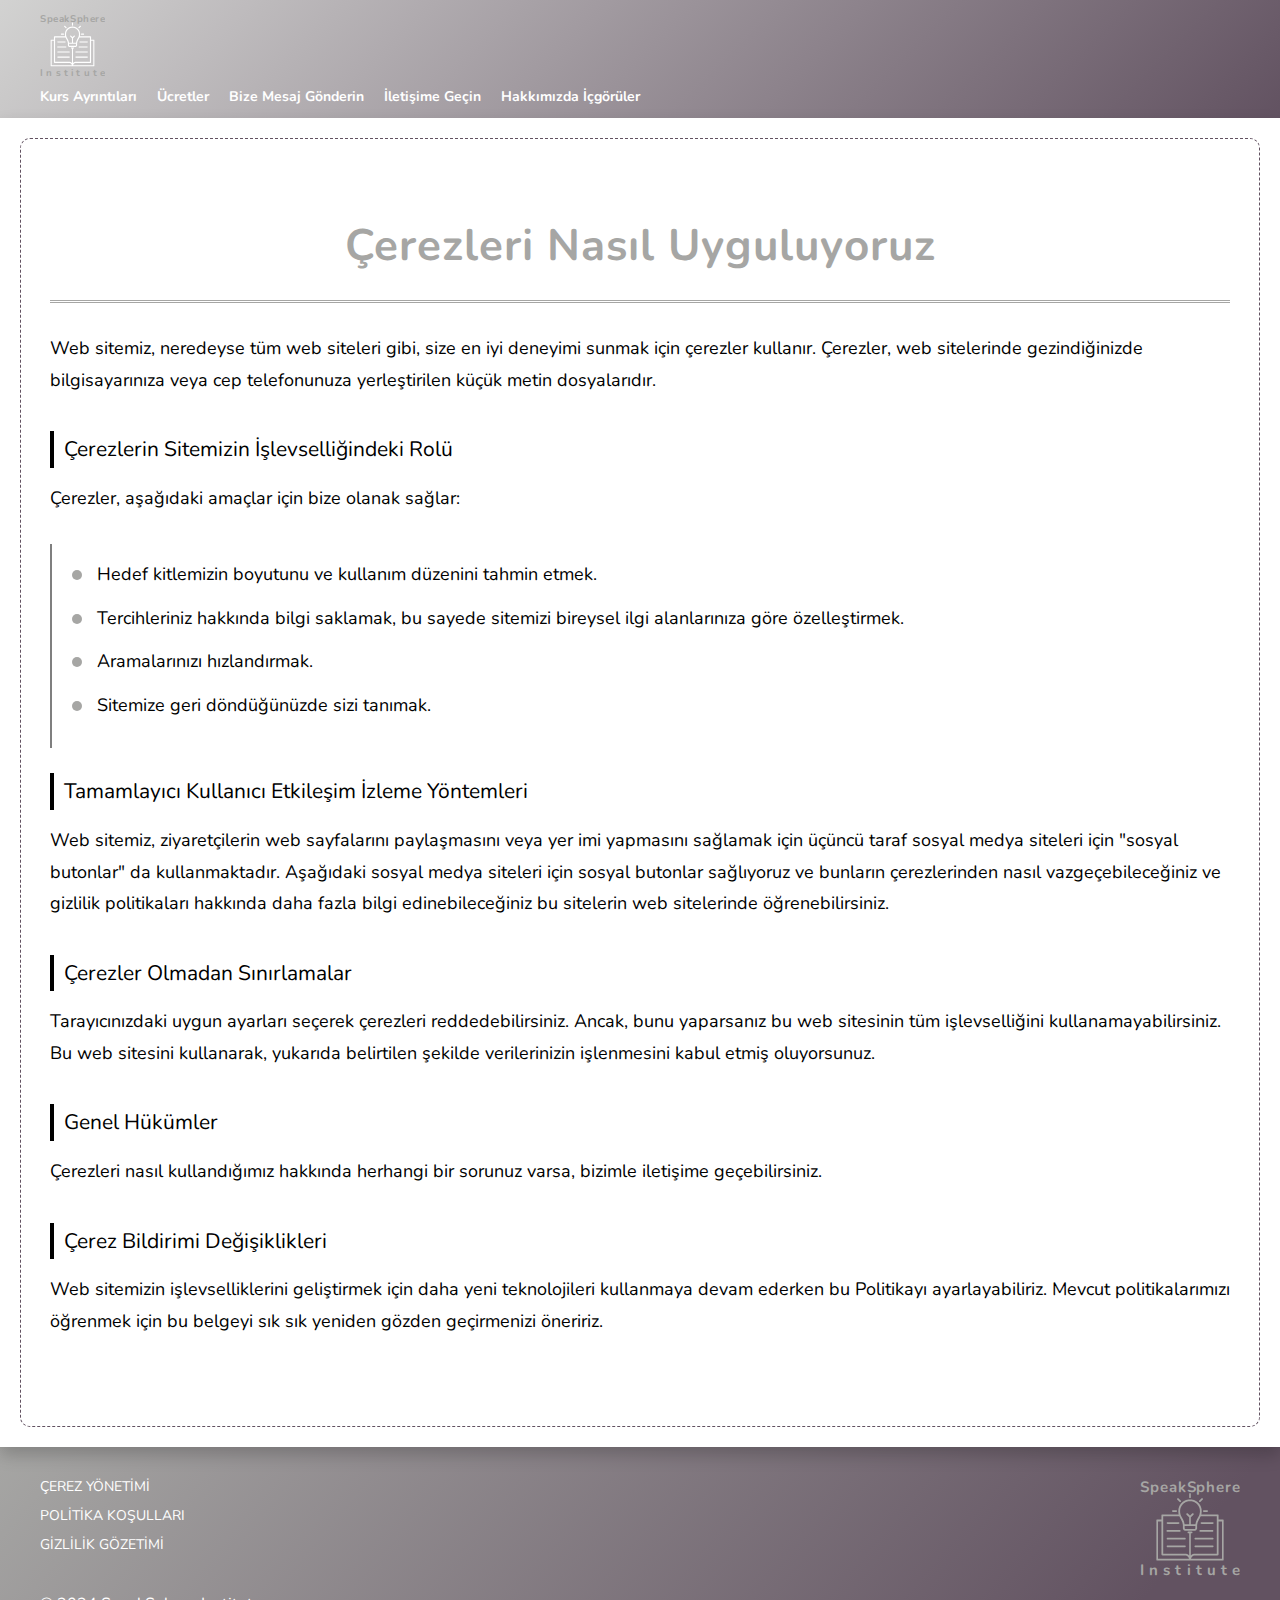
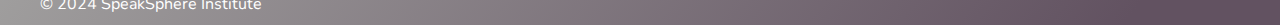
<file: cookie_terms.html>
<!DOCTYPE html>
<html lang="TR">
  <head>
       <meta name="viewport" content="width=device-width, initial-scale=1.0">
       <meta charset="UTF-8">
       <title>
         Espor Takımı Yönetimi - Başlangıç Rehberi
       </title>
       <meta name="twitter:site" content="Espor Takımı Yönetimi: Başlangıç Rehberi">
       <meta property="instapp:hashtags" content="Espor Takımı Yönetimi: Başlangıç Rehberi">
       <meta name="twitter:creator" content="SpeakSphere Institute">
       <meta name="description" content="SpeakSphere Institute, e-spor takım yönetimi üzerine kurslar sunan bir kurum olarak, kendine özgü bir kurumsal kültüre sahiptir">
       <link rel="icon" type="image/svg+xml" href="./favicon.svg">
       <link rel="preconnect" href="https://fonts.googleapis.com">
       <link rel="preconnect" href="https://fonts.gstatic.com" crossorigin="">
       <link href="https://fonts.googleapis.com/css2?family=Nunito:ital,wght@0,200..1000;1,200..1000&amp;display=swap" rel="stylesheet">
       <link rel="stylesheet" type="text/css" href="./files/web_library/main.css">
  </head>
  <body>
       <div class="base-wrapper-template">
         <header>
              <div class="main_header">
                <div class="container">
                     <div class="header_content">
                       <div class="logo_holder">
                            <a class="logotype" href="./"><svg fill="rgb(166,166,164)" height="512pt" preserveaspectratio="xMidYMid meet" version="1.0" viewbox="0 0 512 512" width="512pt" xmlns=
                            "http://www.w3.org/2000/svg">
                            <g transform="translate(76.8,76.8) scale(0.7)">
                              <g transform="translate(0.000000,512) scale(0.100000,-0.100000)">
                                   <path d=
                                   "M 2520 5020 h 80 v 10 h -80 z M 2510 5010 h 100 v 10 h -100 z M 2500 5000 h 120 v 10 h -120 z M 2500 4990 h 120 v 10 h -120 z M 2500 4980 h 120 v 10 h -120 z M 2500 4970 h 120 v 10 h -120 z M 2500 4960 h 120 v 10 h -120 z M 2500 4950 h 120 v 10 h -120 z M 2500 4940 h 120 v 10 h -120 z M 2500 4930 h 120 v 10 h -120 z M 2500 4920 h 120 v 10 h -120 z M 2500 4910 h 120 v 10 h -120 z M 2500 4900 h 120 v 10 h -120 z M 2500 4890 h 120 v 10 h -120 z M 2500 4880 h 120 v 10 h -120 z M 2500 4870 h 120 v 10 h -120 z M 2500 4860 h 120 v 10 h -120 z M 2500 4850 h 120 v 10 h -120 z M 2500 4840 h 120 v 10 h -120 z M 2500 4830 h 120 v 10 h -120 z M 2500 4820 h 120 v 10 h -120 z M 2500 4810 h 120 v 10 h -120 z M 2500 4800 h 120 v 10 h -120 z M 2500 4790 h 120 v 10 h -120 z M 2500 4780 h 120 v 10 h -120 z M 2500 4770 h 120 v 10 h -120 z M 2500 4760 h 120 v 10 h -120 z M 2500 4750 h 120 v 10 h -120 z M 2500 4740 h 120 v 10 h -120 z M 2500 4730 h 120 v 10 h -120 z M 2500 4720 h 120 v 10 h -120 z M 2500 4710 h 120 v 10 h -120 z M 2510 4700 h 100 v 10 h -100 z M 2510 4690 h 100 v 10 h -100 z M 2530 4680 h 60 v 10 h -60 z M 1650 4660 h 60 v 10 h -60 z M 3410 4660 h 60 v 10 h -60 z M 1640 4650 h 80 v 10 h -80 z M 3400 4650 h 80 v 10 h -80 z M 1630 4640 h 100 v 10 h -100 z M 3390 4640 h 100 v 10 h -100 z M 1620 4630 h 120 v 10 h -120 z M 3380 4630 h 120 v 10 h -120 z M 1620 4620 h 130 v 10 h -130 z M 3370 4620 h 130 v 10 h -130 z M 1610 4610 h 150 v 10 h -150 z M 3360 4610 h 150 v 10 h -150 z M 1610 4600 h 160 v 10 h -160 z M 3350 4600 h 160 v 10 h -160 z M 1610 4590 h 170 v 10 h -170 z M 3340 4590 h 170 v 10 h -170 z M 1620 4580 h 170 v 10 h -170 z M 3330 4580 h 170 v 10 h -170 z M 1620 4570 h 180 v 10 h -180 z M 2470 4570 h 180 v 10 h -180 z M 3320 4570 h 180 v 10 h -180 z M 1630 4560 h 180 v 10 h -180 z M 2400 4560 h 320 v 10 h -320 z M 3310 4560 h 180 v 10 h -180 z M 1640 4550 h 180 v 10 h -180 z M 2350 4550 h 420 v 10 h -420 z M 3300 4550 h 180 v 10 h -180 z M 1650 4540 h 180 v 10 h -180 z M 2310 4540 h 500 v 10 h -500 z M 3290 4540 h 180 v 10 h -180 z M 1660 4530 h 180 v 10 h -180 z M 2280 4530 h 560 v 10 h -560 z M 3280 4530 h 180 v 10 h -180 z M 1670 4520 h 180 v 10 h -180 z M 2250 4520 h 620 v 10 h -620 z M 3270 4520 h 180 v 10 h -180 z M 1680 4510 h 180 v 10 h -180 z M 2230 4510 h 660 v 10 h -660 z M 3260 4510 h 180 v 10 h -180 z M 1690 4500 h 180 v 10 h -180 z M 2210 4500 h 700 v 10 h -700 z M 3250 4500 h 180 v 10 h -180 z M 1700 4490 h 180 v 10 h -180 z M 2180 4490 h 760 v 10 h -760 z M 3240 4490 h 180 v 10 h -180 z M 1710 4480 h 180 v 10 h -180 z M 2160 4480 h 790 v 10 h -790 z M 3230 4480 h 180 v 10 h -180 z M 1720 4470 h 180 v 10 h -180 z M 2150 4470 h 820 v 10 h -820 z M 3220 4470 h 180 v 10 h -180 z M 1730 4460 h 170 v 10 h -170 z M 2130 4460 h 860 v 10 h -860 z M 3220 4460 h 170 v 10 h -170 z M 1740 4450 h 160 v 10 h -160 z M 2110 4450 h 900 v 10 h -900 z M 3220 4450 h 160 v 10 h -160 z M 1750 4440 h 150 v 10 h -150 z M 2100 4440 h 380 v 10 h -380 z M 2640 4440 h 380 v 10 h -380 z M 3220 4440 h 150 v 10 h -150 z M 1760 4430 h 140 v 10 h -140 z M 2080 4430 h 340 v 10 h -340 z M 2700 4430 h 340 v 10 h -340 z M 3220 4430 h 140 v 10 h -140 z M 1770 4420 h 130 v 10 h -130 z M 2070 4420 h 300 v 10 h -300 z M 2750 4420 h 300 v 10 h -300 z M 3220 4420 h 130 v 10 h -130 z M 1780 4410 h 120 v 10 h -120 z M 2050 4410 h 290 v 10 h -290 z M 2780 4410 h 290 v 10 h -290 z M 3220 4410 h 120 v 10 h -120 z M 1790 4400 h 100 v 10 h -100 z M 2040 4400 h 270 v 10 h -270 z M 2810 4400 h 270 v 10 h -270 z M 3230 4400 h 100 v 10 h -100 z M 1800 4390 h 80 v 10 h -80 z M 2030 4390 h 260 v 10 h -260 z M 2830 4390 h 260 v 10 h -260 z M 3240 4390 h 80 v 10 h -80 z M 1810 4380 h 60 v 10 h -60 z M 2010 4380 h 250 v 10 h -250 z M 2860 4380 h 250 v 10 h -250 z M 3250 4380 h 60 v 10 h -60 z M 2000 4370 h 240 v 10 h -240 z M 2880 4370 h 240 v 10 h -240 z M 1990 4360 h 230 v 10 h -230 z M 2900 4360 h 230 v 10 h -230 z M 1980 4350 h 220 v 10 h -220 z M 2920 4350 h 220 v 10 h -220 z M 1970 4340 h 220 v 10 h -220 z M 2930 4340 h 220 v 10 h -220 z M 1960 4330 h 210 v 10 h -210 z M 2950 4330 h 210 v 10 h -210 z M 1950 4320 h 210 v 10 h -210 z M 2960 4320 h 210 v 10 h -210 z M 1940 4310 h 200 v 10 h -200 z M 2980 4310 h 200 v 10 h -200 z M 1930 4300 h 200 v 10 h -200 z M 2990 4300 h 200 v 10 h -200 z M 1920 4290 h 190 v 10 h -190 z M 3010 4290 h 190 v 10 h -190 z M 1910 4280 h 190 v 10 h -190 z M 3020 4280 h 190 v 10 h -190 z M 1900 4270 h 190 v 10 h -190 z M 3030 4270 h 190 v 10 h -190 z M 1890 4260 h 190 v 10 h -190 z M 3040 4260 h 190 v 10 h -190 z M 1890 4250 h 180 v 10 h -180 z M 3050 4250 h 180 v 10 h -180 z M 1880 4240 h 180 v 10 h -180 z M 3060 4240 h 180 v 10 h -180 z M 1870 4230 h 180 v 10 h -180 z M 3070 4230 h 180 v 10 h -180 z M 1860 4220 h 180 v 10 h -180 z M 3080 4220 h 180 v 10 h -180 z M 1860 4210 h 170 v 10 h -170 z M 3090 4210 h 170 v 10 h -170 z M 1850 4200 h 170 v 10 h -170 z M 3100 4200 h 170 v 10 h -170 z M 1840 4190 h 170 v 10 h -170 z M 3110 4190 h 170 v 10 h -170 z M 1840 4180 h 160 v 10 h -160 z M 3120 4180 h 160 v 10 h -160 z M 1830 4170 h 160 v 10 h -160 z M 3130 4170 h 160 v 10 h -160 z M 1820 4160 h 170 v 10 h -170 z M 3130 4160 h 170 v 10 h -170 z M 1820 4150 h 160 v 10 h -160 z M 3140 4150 h 160 v 10 h -160 z M 1810 4140 h 160 v 10 h -160 z M 3150 4140 h 160 v 10 h -160 z M 1810 4130 h 150 v 10 h -150 z M 3160 4130 h 150 v 10 h -150 z M 1800 4120 h 160 v 10 h -160 z M 3160 4120 h 160 v 10 h -160 z M 1800 4110 h 150 v 10 h -150 z M 3170 4110 h 150 v 10 h -150 z M 1790 4100 h 150 v 10 h -150 z M 3180 4100 h 150 v 10 h -150 z M 1790 4090 h 150 v 10 h -150 z M 3180 4090 h 150 v 10 h -150 z M 1780 4080 h 150 v 10 h -150 z M 3190 4080 h 150 v 10 h -150 z M 1780 4070 h 150 v 10 h -150 z M 3190 4070 h 150 v 10 h -150 z M 1770 4060 h 150 v 10 h -150 z M 3200 4060 h 150 v 10 h -150 z M 1770 4050 h 150 v 10 h -150 z M 3200 4050 h 150 v 10 h -150 z M 1770 4040 h 140 v 10 h -140 z M 3210 4040 h 140 v 10 h -140 z M 1760 4030 h 150 v 10 h -150 z M 3210 4030 h 150 v 10 h -150 z M 1760 4020 h 140 v 10 h -140 z M 3220 4020 h 140 v 10 h -140 z M 1750 4010 h 150 v 10 h -150 z M 3220 4010 h 150 v 10 h -150 z M 1750 4000 h 140 v 10 h -140 z M 3230 4000 h 140 v 10 h -140 z M 1750 3990 h 140 v 10 h -140 z M 3230 3990 h 140 v 10 h -140 z M 1740 3980 h 140 v 10 h -140 z M 3240 3980 h 140 v 10 h -140 z M 1740 3970 h 140 v 10 h -140 z M 3240 3970 h 140 v 10 h -140 z M 1740 3960 h 140 v 10 h -140 z M 3240 3960 h 140 v 10 h -140 z M 1740 3950 h 130 v 10 h -130 z M 3250 3950 h 130 v 10 h -130 z M 1730 3940 h 140 v 10 h -140 z M 3250 3940 h 140 v 10 h -140 z M 1730 3930 h 140 v 10 h -140 z M 3250 3930 h 140 v 10 h -140 z M 1730 3920 h 130 v 10 h -130 z M 3260 3920 h 130 v 10 h -130 z M 1730 3910 h 130 v 10 h -130 z M 3260 3910 h 130 v 10 h -130 z M 1720 3900 h 140 v 10 h -140 z M 3260 3900 h 140 v 10 h -140 z M 1720 3890 h 140 v 10 h -140 z M 3260 3890 h 140 v 10 h -140 z M 1720 3880 h 130 v 10 h -130 z M 3270 3880 h 130 v 10 h -130 z M 1720 3870 h 130 v 10 h -130 z M 3270 3870 h 130 v 10 h -130 z M 1720 3860 h 130 v 10 h -130 z M 3270 3860 h 130 v 10 h -130 z M 1710 3850 h 140 v 10 h -140 z M 3270 3850 h 140 v 10 h -140 z M 1710 3840 h 140 v 10 h -140 z M 3270 3840 h 140 v 10 h -140 z M 1710 3830 h 130 v 10 h -130 z M 3280 3830 h 130 v 10 h -130 z M 1710 3820 h 130 v 10 h -130 z M 3280 3820 h 130 v 10 h -130 z M 1710 3810 h 130 v 10 h -130 z M 3280 3810 h 130 v 10 h -130 z M 1710 3800 h 130 v 10 h -130 z M 3280 3800 h 130 v 10 h -130 z M 1710 3790 h 130 v 10 h -130 z M 3280 3790 h 130 v 10 h -130 z M 1290 3780 h 280 v 10 h -280 z M 1710 3780 h 130 v 10 h -130 z M 3280 3780 h 130 v 10 h -130 z M 3550 3780 h 280 v 10 h -280 z M 1270 3770 h 310 v 10 h -310 z M 1710 3770 h 130 v 10 h -130 z M 3280 3770 h 130 v 10 h -130 z M 3540 3770 h 310 v 10 h -310 z M 1260 3760 h 330 v 10 h -330 z M 1710 3760 h 130 v 10 h -130 z M 3280 3760 h 130 v 10 h -130 z M 3530 3760 h 330 v 10 h -330 z M 1260 3750 h 340 v 10 h -340 z M 1710 3750 h 130 v 10 h -130 z M 3280 3750 h 130 v 10 h -130 z M 3520 3750 h 340 v 10 h -340 z M 1250 3740 h 350 v 10 h -350 z M 1700 3740 h 130 v 10 h -130 z M 3290 3740 h 130 v 10 h -130 z M 3520 3740 h 350 v 10 h -350 z M 1250 3730 h 360 v 10 h -360 z M 1700 3730 h 130 v 10 h -130 z M 3290 3730 h 130 v 10 h -130 z M 3510 3730 h 360 v 10 h -360 z M 1250 3720 h 360 v 10 h -360 z M 1700 3720 h 130 v 10 h -130 z M 3290 3720 h 130 v 10 h -130 z M 3510 3720 h 360 v 10 h -360 z M 1250 3710 h 360 v 10 h -360 z M 1700 3710 h 130 v 10 h -130 z M 3290 3710 h 130 v 10 h -130 z M 3510 3710 h 360 v 10 h -360 z M 1250 3700 h 350 v 10 h -350 z M 1700 3700 h 140 v 10 h -140 z M 3290 3700 h 130 v 10 h -130 z M 3520 3700 h 350 v 10 h -350 z M 1260 3690 h 340 v 10 h -340 z M 1700 3690 h 140 v 10 h -140 z M 3290 3690 h 130 v 10 h -130 z M 3520 3690 h 340 v 10 h -340 z M 1260 3680 h 340 v 10 h -340 z M 1710 3680 h 130 v 10 h -130 z M 3280 3680 h 130 v 10 h -130 z M 3520 3680 h 340 v 10 h -340 z M 1270 3670 h 320 v 10 h -320 z M 1710 3670 h 130 v 10 h -130 z M 3280 3670 h 130 v 10 h -130 z M 3530 3670 h 320 v 10 h -320 z M 1290 3660 h 280 v 10 h -280 z M 1710 3660 h 130 v 10 h -130 z M 3280 3660 h 130 v 10 h -130 z M 3550 3660 h 280 v 10 h -280 z M 1710 3650 h 130 v 10 h -130 z M 3280 3650 h 130 v 10 h -130 z M 1710 3640 h 130 v 10 h -130 z M 3280 3640 h 130 v 10 h -130 z M 1710 3630 h 130 v 10 h -130 z M 3280 3630 h 130 v 10 h -130 z M 1710 3620 h 130 v 10 h -130 z M 3280 3620 h 130 v 10 h -130 z M 1710 3610 h 130 v 10 h -130 z M 3280 3610 h 130 v 10 h -130 z M 1710 3600 h 130 v 10 h -130 z M 3280 3600 h 130 v 10 h -130 z M 1710 3590 h 130 v 10 h -130 z M 3280 3590 h 130 v 10 h -130 z M 1710 3580 h 140 v 10 h -140 z M 3270 3580 h 140 v 10 h -140 z M 1710 3570 h 140 v 10 h -140 z M 3270 3570 h 140 v 10 h -140 z M 1720 3560 h 130 v 10 h -130 z M 2340 3560 h 30 v 10 h -30 z M 3270 3560 h 130 v 10 h -130 z M 1720 3550 h 130 v 10 h -130 z M 2320 3550 h 70 v 10 h -70 z M 2730 3550 h 70 v 10 h -70 z M 3270 3550 h 130 v 10 h -130 z M 1720 3540 h 130 v 10 h -130 z M 2300 3540 h 110 v 10 h -110 z M 2710 3540 h 100 v 10 h -100 z M 3270 3540 h 130 v 10 h -130 z M 1720 3530 h 130 v 10 h -130 z M 2300 3530 h 120 v 10 h -120 z M 2700 3530 h 120 v 10 h -120 z M 3260 3530 h 140 v 10 h -140 z M 1720 3520 h 140 v 10 h -140 z M 2290 3520 h 140 v 10 h -140 z M 2690 3520 h 140 v 10 h -140 z M 3260 3520 h 140 v 10 h -140 z M 1730 3510 h 130 v 10 h -130 z M 2290 3510 h 150 v 10 h -150 z M 2680 3510 h 150 v 10 h -150 z M 3260 3510 h 130 v 10 h -130 z M 1730 3500 h 130 v 10 h -130 z M 2290 3500 h 160 v 10 h -160 z M 2670 3500 h 160 v 10 h -160 z M 3260 3500 h 130 v 10 h -130 z M 1730 3490 h 140 v 10 h -140 z M 2290 3490 h 170 v 10 h -170 z M 2660 3490 h 170 v 10 h -170 z M 3250 3490 h 140 v 10 h -140 z M 1730 3480 h 140 v 10 h -140 z M 2290 3480 h 180 v 10 h -180 z M 2650 3480 h 180 v 10 h -180 z M 3250 3480 h 140 v 10 h -140 z M 510 3470 h 1360 v 10 h -1360 z M 2290 3470 h 190 v 10 h -190 z M 2640 3470 h 190 v 10 h -190 z M 3250 3470 h 1360 v 10 h -1360 z M 490 3460 h 1380 v 10 h -1380 z M 2300 3460 h 190 v 10 h -190 z M 2630 3460 h 190 v 10 h -190 z M 3250 3460 h 1380 v 10 h -1380 z M 480 3450 h 1400 v 10 h -1400 z M 2310 3450 h 190 v 10 h -190 z M 2620 3450 h 190 v 10 h -190 z M 3240 3450 h 1400 v 10 h -1400 z M 480 3440 h 1400 v 10 h -1400 z M 2320 3440 h 190 v 10 h -190 z M 2610 3440 h 190 v 10 h -190 z M 3240 3440 h 1400 v 10 h -1400 z M 480 3430 h 1400 v 10 h -1400 z M 2330 3430 h 190 v 10 h -190 z M 2600 3430 h 190 v 10 h -190 z M 3240 3430 h 1400 v 10 h -1400 z M 470 3420 h 1420 v 10 h -1420 z M 2340 3420 h 190 v 10 h -190 z M 2590 3420 h 190 v 10 h -190 z M 3230 3420 h 1420 v 10 h -1420 z M 470 3410 h 1420 v 10 h -1420 z M 2350 3410 h 190 v 10 h -190 z M 2580 3410 h 190 v 10 h -190 z M 3230 3410 h 1420 v 10 h -1420 z M 470 3400 h 1430 v 10 h -1430 z M 2360 3400 h 190 v 10 h -190 z M 2570 3400 h 190 v 10 h -190 z M 3220 3400 h 1430 v 10 h -1430 z M 470 3390 h 1430 v 10 h -1430 z M 2370 3390 h 380 v 10 h -380 z M 3220 3390 h 1430 v 10 h -1430 z M 470 3380 h 1430 v 10 h -1430 z M 2380 3380 h 360 v 10 h -360 z M 3210 3380 h 1440 v 10 h -1440 z M 470 3370 h 1440 v 10 h -1440 z M 2390 3370 h 340 v 10 h -340 z M 3210 3370 h 1440 v 10 h -1440 z M 470 3360 h 1440 v 10 h -1440 z M 2400 3360 h 320 v 10 h -320 z M 3210 3360 h 1440 v 10 h -1440 z M 470 3350 h 1450 v 10 h -1450 z M 2410 3350 h 300 v 10 h -300 z M 3200 3350 h 1450 v 10 h -1450 z M 470 3340 h 130 v 10 h -130 z M 1780 3340 h 140 v 10 h -140 z M 2420 3340 h 280 v 10 h -280 z M 3200 3340 h 140 v 10 h -140 z M 4520 3340 h 130 v 10 h -130 z M 470 3330 h 130 v 10 h -130 z M 1780 3330 h 150 v 10 h -150 z M 2430 3330 h 260 v 10 h -260 z M 3190 3330 h 150 v 10 h -150 z M 4520 3330 h 130 v 10 h -130 z M 470 3320 h 130 v 10 h -130 z M 1790 3320 h 140 v 10 h -140 z M 2440 3320 h 240 v 10 h -240 z M 3190 3320 h 140 v 10 h -140 z M 4520 3320 h 130 v 10 h -130 z M 470 3310 h 130 v 10 h -130 z M 1790 3310 h 150 v 10 h -150 z M 2450 3310 h 220 v 10 h -220 z M 3180 3310 h 150 v 10 h -150 z M 4520 3310 h 130 v 10 h -130 z M 470 3300 h 130 v 10 h -130 z M 1800 3300 h 140 v 10 h -140 z M 2460 3300 h 200 v 10 h -200 z M 3180 3300 h 140 v 10 h -140 z M 4520 3300 h 130 v 10 h -130 z M 470 3290 h 130 v 10 h -130 z M 1800 3290 h 150 v 10 h -150 z M 2470 3290 h 180 v 10 h -180 z M 3170 3290 h 150 v 10 h -150 z M 4520 3290 h 130 v 10 h -130 z M 470 3280 h 130 v 10 h -130 z M 1810 3280 h 140 v 10 h -140 z M 2480 3280 h 160 v 10 h -160 z M 3170 3280 h 140 v 10 h -140 z M 4520 3280 h 130 v 10 h -130 z M 470 3270 h 130 v 10 h -130 z M 1810 3270 h 150 v 10 h -150 z M 2490 3270 h 140 v 10 h -140 z M 3160 3270 h 150 v 10 h -150 z M 4520 3270 h 130 v 10 h -130 z M 470 3260 h 130 v 10 h -130 z M 1820 3260 h 150 v 10 h -150 z M 2500 3260 h 120 v 10 h -120 z M 3150 3260 h 150 v 10 h -150 z M 4520 3260 h 130 v 10 h -130 z M 470 3250 h 130 v 10 h -130 z M 1820 3250 h 150 v 10 h -150 z M 2500 3250 h 120 v 10 h -120 z M 3150 3250 h 150 v 10 h -150 z M 4520 3250 h 130 v 10 h -130 z M 470 3240 h 130 v 10 h -130 z M 1830 3240 h 150 v 10 h -150 z M 2500 3240 h 120 v 10 h -120 z M 3140 3240 h 150 v 10 h -150 z M 4520 3240 h 130 v 10 h -130 z M 470 3230 h 130 v 10 h -130 z M 1830 3230 h 150 v 10 h -150 z M 2500 3230 h 120 v 10 h -120 z M 3140 3230 h 150 v 10 h -150 z M 4520 3230 h 130 v 10 h -130 z M 470 3220 h 130 v 10 h -130 z M 1840 3220 h 150 v 10 h -150 z M 2500 3220 h 120 v 10 h -120 z M 3130 3220 h 150 v 10 h -150 z M 4520 3220 h 130 v 10 h -130 z M 470 3210 h 130 v 10 h -130 z M 1840 3210 h 150 v 10 h -150 z M 2500 3210 h 120 v 10 h -120 z M 3130 3210 h 150 v 10 h -150 z M 4520 3210 h 130 v 10 h -130 z M 470 3200 h 130 v 10 h -130 z M 1850 3200 h 150 v 10 h -150 z M 2500 3200 h 120 v 10 h -120 z M 3120 3200 h 150 v 10 h -150 z M 4520 3200 h 130 v 10 h -130 z M 470 3190 h 130 v 10 h -130 z M 1850 3190 h 150 v 10 h -150 z M 2500 3190 h 120 v 10 h -120 z M 3120 3190 h 150 v 10 h -150 z M 4520 3190 h 130 v 10 h -130 z M 470 3180 h 130 v 10 h -130 z M 1860 3180 h 150 v 10 h -150 z M 2500 3180 h 120 v 10 h -120 z M 3110 3180 h 150 v 10 h -150 z M 4520 3180 h 130 v 10 h -130 z M 470 3170 h 130 v 10 h -130 z M 1860 3170 h 160 v 10 h -160 z M 2500 3170 h 120 v 10 h -120 z M 3100 3170 h 160 v 10 h -160 z M 4520 3170 h 130 v 10 h -130 z M 470 3160 h 130 v 10 h -130 z M 1870 3160 h 150 v 10 h -150 z M 2500 3160 h 120 v 10 h -120 z M 3100 3160 h 150 v 10 h -150 z M 4520 3160 h 130 v 10 h -130 z M 470 3150 h 130 v 10 h -130 z M 1870 3150 h 160 v 10 h -160 z M 2500 3150 h 120 v 10 h -120 z M 3090 3150 h 160 v 10 h -160 z M 4520 3150 h 130 v 10 h -130 z M 470 3140 h 130 v 10 h -130 z M 1880 3140 h 150 v 10 h -150 z M 2500 3140 h 120 v 10 h -120 z M 3090 3140 h 150 v 10 h -150 z M 4520 3140 h 130 v 10 h -130 z M 470 3130 h 130 v 10 h -130 z M 1890 3130 h 150 v 10 h -150 z M 2500 3130 h 120 v 10 h -120 z M 3080 3130 h 150 v 10 h -150 z M 4520 3130 h 130 v 10 h -130 z M 470 3120 h 130 v 10 h -130 z M 1890 3120 h 150 v 10 h -150 z M 2500 3120 h 120 v 10 h -120 z M 3080 3120 h 150 v 10 h -150 z M 4520 3120 h 130 v 10 h -130 z M 470 3110 h 130 v 10 h -130 z M 1900 3110 h 150 v 10 h -150 z M 2500 3110 h 120 v 10 h -120 z M 3070 3110 h 150 v 10 h -150 z M 4520 3110 h 130 v 10 h -130 z M 470 3100 h 130 v 10 h -130 z M 1900 3100 h 150 v 10 h -150 z M 2500 3100 h 120 v 10 h -120 z M 3070 3100 h 150 v 10 h -150 z M 4520 3100 h 130 v 10 h -130 z M 120 3090 h 480 v 10 h -480 z M 1910 3090 h 150 v 10 h -150 z M 2500 3090 h 120 v 10 h -120 z M 3060 3090 h 150 v 10 h -150 z M 4520 3090 h 480 v 10 h -480 z M 110 3080 h 490 v 10 h -490 z M 1910 3080 h 150 v 10 h -150 z M 2500 3080 h 120 v 10 h -120 z M 3060 3080 h 150 v 10 h -150 z M 4520 3080 h 490 v 10 h -490 z M 100 3070 h 500 v 10 h -500 z M 1920 3070 h 150 v 10 h -150 z M 2500 3070 h 120 v 10 h -120 z M 3050 3070 h 150 v 10 h -150 z M 4520 3070 h 500 v 10 h -500 z M 100 3060 h 500 v 10 h -500 z M 1920 3060 h 150 v 10 h -150 z M 2500 3060 h 120 v 10 h -120 z M 3050 3060 h 150 v 10 h -150 z M 4520 3060 h 500 v 10 h -500 z M 100 3050 h 500 v 10 h -500 z M 1930 3050 h 150 v 10 h -150 z M 2500 3050 h 120 v 10 h -120 z M 3040 3050 h 150 v 10 h -150 z M 4520 3050 h 500 v 10 h -500 z M 100 3040 h 500 v 10 h -500 z M 1930 3040 h 150 v 10 h -150 z M 2500 3040 h 120 v 10 h -120 z M 3040 3040 h 150 v 10 h -150 z M 4520 3040 h 500 v 10 h -500 z M 100 3030 h 500 v 10 h -500 z M 1940 3030 h 140 v 10 h -140 z M 2500 3030 h 120 v 10 h -120 z M 3040 3030 h 140 v 10 h -140 z M 4520 3030 h 500 v 10 h -500 z M 100 3020 h 500 v 10 h -500 z M 1940 3020 h 150 v 10 h -150 z M 2500 3020 h 120 v 10 h -120 z M 3030 3020 h 150 v 10 h -150 z M 4520 3020 h 500 v 10 h -500 z M 100 3010 h 500 v 10 h -500 z M 1950 3010 h 140 v 10 h -140 z M 2500 3010 h 120 v 10 h -120 z M 3030 3010 h 140 v 10 h -140 z M 4520 3010 h 500 v 10 h -500 z M 100 3000 h 500 v 10 h -500 z M 1950 3000 h 150 v 10 h -150 z M 2500 3000 h 120 v 10 h -120 z M 3020 3000 h 150 v 10 h -150 z M 4520 3000 h 500 v 10 h -500 z M 100 2990 h 500 v 10 h -500 z M 1960 2990 h 140 v 10 h -140 z M 2500 2990 h 120 v 10 h -120 z M 3020 2990 h 140 v 10 h -140 z M 4520 2990 h 500 v 10 h -500 z M 100 2980 h 500 v 10 h -500 z M 1960 2980 h 150 v 10 h -150 z M 2500 2980 h 120 v 10 h -120 z M 3010 2980 h 150 v 10 h -150 z M 4520 2980 h 500 v 10 h -500 z M 100 2970 h 500 v 10 h -500 z M 1970 2970 h 140 v 10 h -140 z M 2500 2970 h 120 v 10 h -120 z M 3010 2970 h 140 v 10 h -140 z M 4520 2970 h 500 v 10 h -500 z M 100 2960 h 120 v 10 h -120 z M 470 2960 h 130 v 10 h -130 z M 1970 2960 h 140 v 10 h -140 z M 2500 2960 h 120 v 10 h -120 z M 3010 2960 h 140 v 10 h -140 z M 4520 2960 h 130 v 10 h -130 z M 4900 2960 h 120 v 10 h -120 z M 100 2950 h 120 v 10 h -120 z M 470 2950 h 130 v 10 h -130 z M 1970 2950 h 150 v 10 h -150 z M 2500 2950 h 120 v 10 h -120 z M 3000 2950 h 150 v 10 h -150 z M 4520 2950 h 130 v 10 h -130 z M 4900 2950 h 120 v 10 h -120 z M 100 2940 h 120 v 10 h -120 z M 470 2940 h 130 v 10 h -130 z M 1980 2940 h 140 v 10 h -140 z M 2500 2940 h 120 v 10 h -120 z M 3000 2940 h 140 v 10 h -140 z M 4520 2940 h 130 v 10 h -130 z M 4900 2940 h 120 v 10 h -120 z M 100 2930 h 120 v 10 h -120 z M 470 2930 h 130 v 10 h -130 z M 1980 2930 h 140 v 10 h -140 z M 2500 2930 h 120 v 10 h -120 z M 3000 2930 h 140 v 10 h -140 z M 4520 2930 h 130 v 10 h -130 z M 4900 2930 h 120 v 10 h -120 z M 100 2920 h 120 v 10 h -120 z M 470 2920 h 130 v 10 h -130 z M 1990 2920 h 140 v 10 h -140 z M 2500 2920 h 120 v 10 h -120 z M 2990 2920 h 140 v 10 h -140 z M 4520 2920 h 130 v 10 h -130 z M 4900 2920 h 120 v 10 h -120 z M 100 2910 h 120 v 10 h -120 z M 470 2910 h 130 v 10 h -130 z M 1990 2910 h 140 v 10 h -140 z M 2500 2910 h 120 v 10 h -120 z M 2990 2910 h 140 v 10 h -140 z M 4520 2910 h 130 v 10 h -130 z M 4900 2910 h 120 v 10 h -120 z M 100 2900 h 120 v 10 h -120 z M 470 2900 h 130 v 10 h -130 z M 880 2900 h 870 v 10 h -870 z M 1990 2900 h 140 v 10 h -140 z M 2500 2900 h 120 v 10 h -120 z M 2990 2900 h 140 v 10 h -140 z M 3370 2900 h 880 v 10 h -880 z M 4520 2900 h 130 v 10 h -130 z M 4900 2900 h 120 v 10 h -120 z M 100 2890 h 120 v 10 h -120 z M 470 2890 h 130 v 10 h -130 z M 870 2890 h 900 v 10 h -900 z M 2000 2890 h 130 v 10 h -130 z M 2500 2890 h 120 v 10 h -120 z M 2990 2890 h 130 v 10 h -130 z M 3350 2890 h 920 v 10 h -920 z M 4520 2890 h 130 v 10 h -130 z M 4900 2890 h 120 v 10 h -120 z M 100 2880 h 120 v 10 h -120 z M 470 2880 h 130 v 10 h -130 z M 860 2880 h 910 v 10 h -910 z M 2000 2880 h 140 v 10 h -140 z M 2500 2880 h 120 v 10 h -120 z M 2980 2880 h 140 v 10 h -140 z M 3350 2880 h 920 v 10 h -920 z M 4520 2880 h 130 v 10 h -130 z M 4900 2880 h 120 v 10 h -120 z M 100 2870 h 120 v 10 h -120 z M 470 2870 h 130 v 10 h -130 z M 860 2870 h 920 v 10 h -920 z M 2000 2870 h 140 v 10 h -140 z M 2500 2870 h 120 v 10 h -120 z M 2980 2870 h 140 v 10 h -140 z M 3340 2870 h 940 v 10 h -940 z M 4520 2870 h 130 v 10 h -130 z M 4900 2870 h 120 v 10 h -120 z M 100 2860 h 120 v 10 h -120 z M 470 2860 h 130 v 10 h -130 z M 860 2860 h 920 v 10 h -920 z M 2010 2860 h 130 v 10 h -130 z M 2500 2860 h 120 v 10 h -120 z M 2980 2860 h 130 v 10 h -130 z M 3340 2860 h 940 v 10 h -940 z M 4520 2860 h 130 v 10 h -130 z M 4900 2860 h 120 v 10 h -120 z M 100 2850 h 120 v 10 h -120 z M 470 2850 h 130 v 10 h -130 z M 850 2850 h 930 v 10 h -930 z M 2010 2850 h 130 v 10 h -130 z M 2500 2850 h 120 v 10 h -120 z M 2980 2850 h 130 v 10 h -130 z M 3340 2850 h 940 v 10 h -940 z M 4520 2850 h 130 v 10 h -130 z M 4900 2850 h 120 v 10 h -120 z M 100 2840 h 120 v 10 h -120 z M 470 2840 h 130 v 10 h -130 z M 850 2840 h 930 v 10 h -930 z M 2010 2840 h 140 v 10 h -140 z M 2500 2840 h 120 v 10 h -120 z M 2970 2840 h 140 v 10 h -140 z M 3340 2840 h 940 v 10 h -940 z M 4520 2840 h 130 v 10 h -130 z M 4900 2840 h 120 v 10 h -120 z M 100 2830 h 120 v 10 h -120 z M 470 2830 h 130 v 10 h -130 z M 860 2830 h 920 v 10 h -920 z M 2010 2830 h 140 v 10 h -140 z M 2500 2830 h 120 v 10 h -120 z M 2970 2830 h 140 v 10 h -140 z M 3340 2830 h 940 v 10 h -940 z M 4520 2830 h 130 v 10 h -130 z M 4900 2830 h 120 v 10 h -120 z M 100 2820 h 120 v 10 h -120 z M 470 2820 h 130 v 10 h -130 z M 860 2820 h 920 v 10 h -920 z M 2020 2820 h 130 v 10 h -130 z M 2500 2820 h 120 v 10 h -120 z M 2970 2820 h 130 v 10 h -130 z M 3340 2820 h 940 v 10 h -940 z M 4520 2820 h 130 v 10 h -130 z M 4900 2820 h 120 v 10 h -120 z M 100 2810 h 120 v 10 h -120 z M 470 2810 h 130 v 10 h -130 z M 860 2810 h 910 v 10 h -910 z M 2020 2810 h 130 v 10 h -130 z M 2500 2810 h 120 v 10 h -120 z M 2970 2810 h 130 v 10 h -130 z M 3350 2810 h 920 v 10 h -920 z M 4520 2810 h 130 v 10 h -130 z M 4900 2810 h 120 v 10 h -120 z M 100 2800 h 120 v 10 h -120 z M 470 2800 h 130 v 10 h -130 z M 870 2800 h 900 v 10 h -900 z M 2020 2800 h 130 v 10 h -130 z M 2500 2800 h 120 v 10 h -120 z M 2970 2800 h 130 v 10 h -130 z M 3350 2800 h 920 v 10 h -920 z M 4520 2800 h 130 v 10 h -130 z M 4900 2800 h 120 v 10 h -120 z M 100 2790 h 120 v 10 h -120 z M 470 2790 h 130 v 10 h -130 z M 880 2790 h 880 v 10 h -880 z M 2020 2790 h 140 v 10 h -140 z M 2500 2790 h 120 v 10 h -120 z M 2960 2790 h 140 v 10 h -140 z M 3360 2790 h 900 v 10 h -900 z M 4520 2790 h 130 v 10 h -130 z M 4900 2790 h 120 v 10 h -120 z M 100 2780 h 120 v 10 h -120 z M 470 2780 h 130 v 10 h -130 z M 910 2780 h 820 v 10 h -820 z M 2020 2780 h 140 v 10 h -140 z M 2500 2780 h 120 v 10 h -120 z M 2960 2780 h 140 v 10 h -140 z M 3390 2780 h 840 v 10 h -840 z M 4520 2780 h 130 v 10 h -130 z M 4900 2780 h 120 v 10 h -120 z M 100 2770 h 120 v 10 h -120 z M 470 2770 h 130 v 10 h -130 z M 2030 2770 h 130 v 10 h -130 z M 2500 2770 h 120 v 10 h -120 z M 2960 2770 h 130 v 10 h -130 z M 4520 2770 h 130 v 10 h -130 z M 4900 2770 h 120 v 10 h -120 z M 100 2760 h 120 v 10 h -120 z M 470 2760 h 130 v 10 h -130 z M 2030 2760 h 1060 v 10 h -1060 z M 4520 2760 h 130 v 10 h -130 z M 4900 2760 h 120 v 10 h -120 z M 100 2750 h 120 v 10 h -120 z M 470 2750 h 130 v 10 h -130 z M 2030 2750 h 1060 v 10 h -1060 z M 4520 2750 h 130 v 10 h -130 z M 4900 2750 h 120 v 10 h -120 z M 100 2740 h 120 v 10 h -120 z M 470 2740 h 130 v 10 h -130 z M 2030 2740 h 1060 v 10 h -1060 z M 4520 2740 h 130 v 10 h -130 z M 4900 2740 h 120 v 10 h -120 z M 100 2730 h 120 v 10 h -120 z M 470 2730 h 130 v 10 h -130 z M 2030 2730 h 1060 v 10 h -1060 z M 4520 2730 h 130 v 10 h -130 z M 4900 2730 h 120 v 10 h -120 z M 100 2720 h 120 v 10 h -120 z M 470 2720 h 130 v 10 h -130 z M 2040 2720 h 1040 v 10 h -1040 z M 4520 2720 h 130 v 10 h -130 z M 4900 2720 h 120 v 10 h -120 z M 100 2710 h 120 v 10 h -120 z M 470 2710 h 130 v 10 h -130 z M 2040 2710 h 1040 v 10 h -1040 z M 4520 2710 h 130 v 10 h -130 z M 4900 2710 h 120 v 10 h -120 z M 100 2700 h 120 v 10 h -120 z M 470 2700 h 130 v 10 h -130 z M 2040 2700 h 1040 v 10 h -1040 z M 4520 2700 h 130 v 10 h -130 z M 4900 2700 h 120 v 10 h -120 z M 100 2690 h 120 v 10 h -120 z M 470 2690 h 130 v 10 h -130 z M 2040 2690 h 1040 v 10 h -1040 z M 4520 2690 h 130 v 10 h -130 z M 4900 2690 h 120 v 10 h -120 z M 100 2680 h 120 v 10 h -120 z M 470 2680 h 130 v 10 h -130 z M 2040 2680 h 1040 v 10 h -1040 z M 4520 2680 h 130 v 10 h -130 z M 4900 2680 h 120 v 10 h -120 z M 100 2670 h 120 v 10 h -120 z M 470 2670 h 130 v 10 h -130 z M 2040 2670 h 1040 v 10 h -1040 z M 4520 2670 h 130 v 10 h -130 z M 4900 2670 h 120 v 10 h -120 z M 100 2660 h 120 v 10 h -120 z M 470 2660 h 130 v 10 h -130 z M 2040 2660 h 1040 v 10 h -1040 z M 4520 2660 h 130 v 10 h -130 z M 4900 2660 h 120 v 10 h -120 z M 100 2650 h 120 v 10 h -120 z M 470 2650 h 130 v 10 h -130 z M 2040 2650 h 1040 v 10 h -1040 z M 4520 2650 h 130 v 10 h -130 z M 4900 2650 h 120 v 10 h -120 z M 100 2640 h 120 v 10 h -120 z M 470 2640 h 130 v 10 h -130 z M 2040 2640 h 1040 v 10 h -1040 z M 4520 2640 h 130 v 10 h -130 z M 4900 2640 h 120 v 10 h -120 z M 100 2630 h 120 v 10 h -120 z M 470 2630 h 130 v 10 h -130 z M 2040 2630 h 130 v 10 h -130 z M 2950 2630 h 130 v 10 h -130 z M 4520 2630 h 130 v 10 h -130 z M 4900 2630 h 120 v 10 h -120 z M 100 2620 h 120 v 10 h -120 z M 470 2620 h 130 v 10 h -130 z M 2040 2620 h 130 v 10 h -130 z M 2950 2620 h 130 v 10 h -130 z M 4520 2620 h 130 v 10 h -130 z M 4900 2620 h 120 v 10 h -120 z M 100 2610 h 120 v 10 h -120 z M 470 2610 h 130 v 10 h -130 z M 2040 2610 h 130 v 10 h -130 z M 2950 2610 h 130 v 10 h -130 z M 4520 2610 h 130 v 10 h -130 z M 4900 2610 h 120 v 10 h -120 z M 100 2600 h 120 v 10 h -120 z M 470 2600 h 130 v 10 h -130 z M 2040 2600 h 130 v 10 h -130 z M 2950 2600 h 130 v 10 h -130 z M 4520 2600 h 130 v 10 h -130 z M 4900 2600 h 120 v 10 h -120 z M 100 2590 h 120 v 10 h -120 z M 470 2590 h 130 v 10 h -130 z M 2040 2590 h 130 v 10 h -130 z M 2950 2590 h 130 v 10 h -130 z M 4520 2590 h 130 v 10 h -130 z M 4900 2590 h 120 v 10 h -120 z M 100 2580 h 120 v 10 h -120 z M 470 2580 h 130 v 10 h -130 z M 2040 2580 h 130 v 10 h -130 z M 2950 2580 h 130 v 10 h -130 z M 4520 2580 h 130 v 10 h -130 z M 4900 2580 h 120 v 10 h -120 z M 100 2570 h 120 v 10 h -120 z M 470 2570 h 130 v 10 h -130 z M 2040 2570 h 130 v 10 h -130 z M 2950 2570 h 130 v 10 h -130 z M 4520 2570 h 130 v 10 h -130 z M 4900 2570 h 120 v 10 h -120 z M 100 2560 h 120 v 10 h -120 z M 470 2560 h 130 v 10 h -130 z M 2040 2560 h 130 v 10 h -130 z M 2950 2560 h 130 v 10 h -130 z M 4520 2560 h 130 v 10 h -130 z M 4900 2560 h 120 v 10 h -120 z M 100 2550 h 120 v 10 h -120 z M 470 2550 h 130 v 10 h -130 z M 2040 2550 h 130 v 10 h -130 z M 2950 2550 h 130 v 10 h -130 z M 4520 2550 h 130 v 10 h -130 z M 4900 2550 h 120 v 10 h -120 z M 100 2540 h 120 v 10 h -120 z M 470 2540 h 130 v 10 h -130 z M 2040 2540 h 130 v 10 h -130 z M 2950 2540 h 130 v 10 h -130 z M 4520 2540 h 130 v 10 h -130 z M 4900 2540 h 120 v 10 h -120 z M 100 2530 h 120 v 10 h -120 z M 470 2530 h 130 v 10 h -130 z M 2040 2530 h 130 v 10 h -130 z M 2950 2530 h 130 v 10 h -130 z M 4520 2530 h 130 v 10 h -130 z M 4900 2530 h 120 v 10 h -120 z M 100 2520 h 120 v 10 h -120 z M 470 2520 h 130 v 10 h -130 z M 2040 2520 h 130 v 10 h -130 z M 2950 2520 h 130 v 10 h -130 z M 4520 2520 h 130 v 10 h -130 z M 4900 2520 h 120 v 10 h -120 z M 100 2510 h 120 v 10 h -120 z M 470 2510 h 130 v 10 h -130 z M 2040 2510 h 130 v 10 h -130 z M 2950 2510 h 130 v 10 h -130 z M 4520 2510 h 130 v 10 h -130 z M 4900 2510 h 120 v 10 h -120 z M 100 2500 h 120 v 10 h -120 z M 470 2500 h 130 v 10 h -130 z M 2040 2500 h 130 v 10 h -130 z M 2950 2500 h 130 v 10 h -130 z M 4520 2500 h 130 v 10 h -130 z M 4900 2500 h 120 v 10 h -120 z M 100 2490 h 120 v 10 h -120 z M 470 2490 h 130 v 10 h -130 z M 2040 2490 h 130 v 10 h -130 z M 2950 2490 h 130 v 10 h -130 z M 4520 2490 h 130 v 10 h -130 z M 4900 2490 h 120 v 10 h -120 z M 100 2480 h 120 v 10 h -120 z M 470 2480 h 130 v 10 h -130 z M 2040 2480 h 130 v 10 h -130 z M 2950 2480 h 130 v 10 h -130 z M 4520 2480 h 130 v 10 h -130 z M 4900 2480 h 120 v 10 h -120 z M 100 2470 h 120 v 10 h -120 z M 470 2470 h 130 v 10 h -130 z M 2040 2470 h 130 v 10 h -130 z M 2950 2470 h 130 v 10 h -130 z M 4520 2470 h 130 v 10 h -130 z M 4900 2470 h 120 v 10 h -120 z M 100 2460 h 120 v 10 h -120 z M 470 2460 h 130 v 10 h -130 z M 2040 2460 h 130 v 10 h -130 z M 2950 2460 h 130 v 10 h -130 z M 4520 2460 h 130 v 10 h -130 z M 4900 2460 h 120 v 10 h -120 z M 100 2450 h 120 v 10 h -120 z M 470 2450 h 130 v 10 h -130 z M 2040 2450 h 140 v 10 h -140 z M 2940 2450 h 140 v 10 h -140 z M 4520 2450 h 130 v 10 h -130 z M 4900 2450 h 120 v 10 h -120 z M 100 2440 h 120 v 10 h -120 z M 470 2440 h 130 v 10 h -130 z M 2040 2440 h 140 v 10 h -140 z M 2940 2440 h 140 v 10 h -140 z M 4520 2440 h 130 v 10 h -130 z M 4900 2440 h 120 v 10 h -120 z M 100 2430 h 120 v 10 h -120 z M 470 2430 h 130 v 10 h -130 z M 2050 2430 h 140 v 10 h -140 z M 2930 2430 h 140 v 10 h -140 z M 4520 2430 h 130 v 10 h -130 z M 4900 2430 h 120 v 10 h -120 z M 100 2420 h 120 v 10 h -120 z M 470 2420 h 130 v 10 h -130 z M 2050 2420 h 150 v 10 h -150 z M 2920 2420 h 150 v 10 h -150 z M 4520 2420 h 130 v 10 h -130 z M 4900 2420 h 120 v 10 h -120 z M 100 2410 h 120 v 10 h -120 z M 470 2410 h 130 v 10 h -130 z M 2050 2410 h 180 v 10 h -180 z M 2890 2410 h 180 v 10 h -180 z M 4520 2410 h 130 v 10 h -130 z M 4900 2410 h 120 v 10 h -120 z M 100 2400 h 120 v 10 h -120 z M 470 2400 h 130 v 10 h -130 z M 2050 2400 h 1010 v 10 h -1010 z M 4520 2400 h 130 v 10 h -130 z M 4900 2400 h 120 v 10 h -120 z M 100 2390 h 120 v 10 h -120 z M 470 2390 h 130 v 10 h -130 z M 2060 2390 h 1000 v 10 h -1000 z M 4520 2390 h 130 v 10 h -130 z M 4900 2390 h 120 v 10 h -120 z M 100 2380 h 120 v 10 h -120 z M 470 2380 h 130 v 10 h -130 z M 2060 2380 h 1000 v 10 h -1000 z M 4520 2380 h 130 v 10 h -130 z M 4900 2380 h 120 v 10 h -120 z M 100 2370 h 120 v 10 h -120 z M 470 2370 h 130 v 10 h -130 z M 2070 2370 h 980 v 10 h -980 z M 4520 2370 h 130 v 10 h -130 z M 4900 2370 h 120 v 10 h -120 z M 100 2360 h 120 v 10 h -120 z M 470 2360 h 130 v 10 h -130 z M 2080 2360 h 960 v 10 h -960 z M 4520 2360 h 130 v 10 h -130 z M 4900 2360 h 120 v 10 h -120 z M 100 2350 h 120 v 10 h -120 z M 470 2350 h 130 v 10 h -130 z M 2090 2350 h 940 v 10 h -940 z M 4520 2350 h 130 v 10 h -130 z M 4900 2350 h 120 v 10 h -120 z M 100 2340 h 120 v 10 h -120 z M 470 2340 h 130 v 10 h -130 z M 2090 2340 h 940 v 10 h -940 z M 4520 2340 h 130 v 10 h -130 z M 4900 2340 h 120 v 10 h -120 z M 100 2330 h 120 v 10 h -120 z M 470 2330 h 130 v 10 h -130 z M 870 2330 h 970 v 10 h -970 z M 2100 2330 h 920 v 10 h -920 z M 3280 2330 h 960 v 10 h -960 z M 4520 2330 h 130 v 10 h -130 z M 4900 2330 h 120 v 10 h -120 z M 100 2320 h 120 v 10 h -120 z M 470 2320 h 130 v 10 h -130 z M 850 2320 h 1010 v 10 h -1010 z M 2120 2320 h 880 v 10 h -880 z M 3260 2320 h 990 v 10 h -990 z M 4520 2320 h 130 v 10 h -130 z M 4900 2320 h 120 v 10 h -120 z M 100 2310 h 120 v 10 h -120 z M 470 2310 h 130 v 10 h -130 z M 850 2310 h 1010 v 10 h -1010 z M 2130 2310 h 860 v 10 h -860 z M 3260 2310 h 1000 v 10 h -1000 z M 4520 2310 h 130 v 10 h -130 z M 4900 2310 h 120 v 10 h -120 z M 100 2300 h 120 v 10 h -120 z M 470 2300 h 130 v 10 h -130 z M 840 2300 h 1030 v 10 h -1030 z M 2150 2300 h 820 v 10 h -820 z M 3250 2300 h 1010 v 10 h -1010 z M 4520 2300 h 130 v 10 h -130 z M 4900 2300 h 120 v 10 h -120 z M 100 2290 h 120 v 10 h -120 z M 470 2290 h 130 v 10 h -130 z M 840 2290 h 1030 v 10 h -1030 z M 2170 2290 h 780 v 10 h -780 z M 3250 2290 h 1010 v 10 h -1010 z M 4520 2290 h 130 v 10 h -130 z M 4900 2290 h 120 v 10 h -120 z M 100 2280 h 120 v 10 h -120 z M 470 2280 h 130 v 10 h -130 z M 840 2280 h 1030 v 10 h -1030 z M 2200 2280 h 720 v 10 h -720 z M 3250 2280 h 1020 v 10 h -1020 z M 4520 2280 h 130 v 10 h -130 z M 4900 2280 h 120 v 10 h -120 z M 100 2270 h 120 v 10 h -120 z M 470 2270 h 130 v 10 h -130 z M 840 2270 h 1030 v 10 h -1030 z M 3250 2270 h 1020 v 10 h -1020 z M 4520 2270 h 130 v 10 h -130 z M 4900 2270 h 120 v 10 h -120 z M 100 2260 h 120 v 10 h -120 z M 470 2260 h 130 v 10 h -130 z M 840 2260 h 1030 v 10 h -1030 z M 3250 2260 h 1010 v 10 h -1010 z M 4520 2260 h 130 v 10 h -130 z M 4900 2260 h 120 v 10 h -120 z M 100 2250 h 120 v 10 h -120 z M 470 2250 h 130 v 10 h -130 z M 840 2250 h 1030 v 10 h -1030 z M 3250 2250 h 1010 v 10 h -1010 z M 4520 2250 h 130 v 10 h -130 z M 4900 2250 h 120 v 10 h -120 z M 100 2240 h 120 v 10 h -120 z M 470 2240 h 130 v 10 h -130 z M 850 2240 h 1010 v 10 h -1010 z M 3260 2240 h 1000 v 10 h -1000 z M 4520 2240 h 130 v 10 h -130 z M 4900 2240 h 120 v 10 h -120 z M 100 2230 h 120 v 10 h -120 z M 470 2230 h 130 v 10 h -130 z M 850 2230 h 1010 v 10 h -1010 z M 3260 2230 h 990 v 10 h -990 z M 4520 2230 h 130 v 10 h -130 z M 4900 2230 h 120 v 10 h -120 z M 100 2220 h 120 v 10 h -120 z M 470 2220 h 130 v 10 h -130 z M 870 2220 h 980 v 10 h -980 z M 2420 2220 h 280 v 10 h -280 z M 3270 2220 h 970 v 10 h -970 z M 4520 2220 h 130 v 10 h -130 z M 4900 2220 h 120 v 10 h -120 z M 100 2210 h 120 v 10 h -120 z M 470 2210 h 130 v 10 h -130 z M 2400 2210 h 320 v 10 h -320 z M 4520 2210 h 130 v 10 h -130 z M 4900 2210 h 120 v 10 h -120 z M 100 2200 h 120 v 10 h -120 z M 470 2200 h 130 v 10 h -130 z M 2390 2200 h 340 v 10 h -340 z M 4520 2200 h 130 v 10 h -130 z M 4900 2200 h 120 v 10 h -120 z M 100 2190 h 120 v 10 h -120 z M 470 2190 h 130 v 10 h -130 z M 2390 2190 h 340 v 10 h -340 z M 4520 2190 h 130 v 10 h -130 z M 4900 2190 h 120 v 10 h -120 z M 100 2180 h 120 v 10 h -120 z M 470 2180 h 130 v 10 h -130 z M 2380 2180 h 360 v 10 h -360 z M 4520 2180 h 130 v 10 h -130 z M 4900 2180 h 120 v 10 h -120 z M 100 2170 h 120 v 10 h -120 z M 470 2170 h 130 v 10 h -130 z M 2380 2170 h 360 v 10 h -360 z M 4520 2170 h 130 v 10 h -130 z M 4900 2170 h 120 v 10 h -120 z M 100 2160 h 120 v 10 h -120 z M 470 2160 h 130 v 10 h -130 z M 2380 2160 h 360 v 10 h -360 z M 4520 2160 h 130 v 10 h -130 z M 4900 2160 h 120 v 10 h -120 z M 100 2150 h 120 v 10 h -120 z M 470 2150 h 130 v 10 h -130 z M 2380 2150 h 360 v 10 h -360 z M 4520 2150 h 130 v 10 h -130 z M 4900 2150 h 120 v 10 h -120 z M 100 2140 h 120 v 10 h -120 z M 470 2140 h 130 v 10 h -130 z M 2380 2140 h 360 v 10 h -360 z M 4520 2140 h 130 v 10 h -130 z M 4900 2140 h 120 v 10 h -120 z M 100 2130 h 120 v 10 h -120 z M 470 2130 h 130 v 10 h -130 z M 2390 2130 h 340 v 10 h -340 z M 4520 2130 h 130 v 10 h -130 z M 4900 2130 h 120 v 10 h -120 z M 100 2120 h 120 v 10 h -120 z M 470 2120 h 130 v 10 h -130 z M 2390 2120 h 340 v 10 h -340 z M 4520 2120 h 130 v 10 h -130 z M 4900 2120 h 120 v 10 h -120 z M 100 2110 h 120 v 10 h -120 z M 470 2110 h 130 v 10 h -130 z M 2400 2110 h 320 v 10 h -320 z M 4520 2110 h 130 v 10 h -130 z M 4900 2110 h 120 v 10 h -120 z M 100 2100 h 120 v 10 h -120 z M 470 2100 h 130 v 10 h -130 z M 2420 2100 h 280 v 10 h -280 z M 4520 2100 h 130 v 10 h -130 z M 4900 2100 h 120 v 10 h -120 z M 100 2090 h 120 v 10 h -120 z M 470 2090 h 130 v 10 h -130 z M 2500 2090 h 120 v 10 h -120 z M 4520 2090 h 130 v 10 h -130 z M 4900 2090 h 120 v 10 h -120 z M 100 2080 h 120 v 10 h -120 z M 470 2080 h 130 v 10 h -130 z M 2500 2080 h 120 v 10 h -120 z M 4520 2080 h 130 v 10 h -130 z M 4900 2080 h 120 v 10 h -120 z M 100 2070 h 120 v 10 h -120 z M 470 2070 h 130 v 10 h -130 z M 2500 2070 h 120 v 10 h -120 z M 4520 2070 h 130 v 10 h -130 z M 4900 2070 h 120 v 10 h -120 z M 100 2060 h 120 v 10 h -120 z M 470 2060 h 130 v 10 h -130 z M 2500 2060 h 120 v 10 h -120 z M 4520 2060 h 130 v 10 h -130 z M 4900 2060 h 120 v 10 h -120 z M 100 2050 h 120 v 10 h -120 z M 470 2050 h 130 v 10 h -130 z M 2500 2050 h 120 v 10 h -120 z M 4520 2050 h 130 v 10 h -130 z M 4900 2050 h 120 v 10 h -120 z M 100 2040 h 120 v 10 h -120 z M 470 2040 h 130 v 10 h -130 z M 2500 2040 h 120 v 10 h -120 z M 4520 2040 h 130 v 10 h -130 z M 4900 2040 h 120 v 10 h -120 z M 100 2030 h 120 v 10 h -120 z M 470 2030 h 130 v 10 h -130 z M 2500 2030 h 120 v 10 h -120 z M 4520 2030 h 130 v 10 h -130 z M 4900 2030 h 120 v 10 h -120 z M 100 2020 h 120 v 10 h -120 z M 470 2020 h 130 v 10 h -130 z M 2500 2020 h 120 v 10 h -120 z M 4520 2020 h 130 v 10 h -130 z M 4900 2020 h 120 v 10 h -120 z M 100 2010 h 120 v 10 h -120 z M 470 2010 h 130 v 10 h -130 z M 2500 2010 h 120 v 10 h -120 z M 4520 2010 h 130 v 10 h -130 z M 4900 2010 h 120 v 10 h -120 z M 100 2000 h 120 v 10 h -120 z M 470 2000 h 130 v 10 h -130 z M 2500 2000 h 120 v 10 h -120 z M 4520 2000 h 130 v 10 h -130 z M 4900 2000 h 120 v 10 h -120 z M 100 1990 h 120 v 10 h -120 z M 470 1990 h 130 v 10 h -130 z M 2500 1990 h 120 v 10 h -120 z M 4520 1990 h 130 v 10 h -130 z M 4900 1990 h 120 v 10 h -120 z M 100 1980 h 120 v 10 h -120 z M 470 1980 h 130 v 10 h -130 z M 2500 1980 h 120 v 10 h -120 z M 4520 1980 h 130 v 10 h -130 z M 4900 1980 h 120 v 10 h -120 z M 100 1970 h 120 v 10 h -120 z M 470 1970 h 130 v 10 h -130 z M 2500 1970 h 120 v 10 h -120 z M 4520 1970 h 130 v 10 h -130 z M 4900 1970 h 120 v 10 h -120 z M 100 1960 h 120 v 10 h -120 z M 470 1960 h 130 v 10 h -130 z M 2500 1960 h 120 v 10 h -120 z M 4520 1960 h 130 v 10 h -130 z M 4900 1960 h 120 v 10 h -120 z M 100 1950 h 120 v 10 h -120 z M 470 1950 h 130 v 10 h -130 z M 2500 1950 h 120 v 10 h -120 z M 4520 1950 h 130 v 10 h -130 z M 4900 1950 h 120 v 10 h -120 z M 100 1940 h 120 v 10 h -120 z M 470 1940 h 130 v 10 h -130 z M 2500 1940 h 120 v 10 h -120 z M 4520 1940 h 130 v 10 h -130 z M 4900 1940 h 120 v 10 h -120 z M 100 1930 h 120 v 10 h -120 z M 470 1930 h 130 v 10 h -130 z M 2500 1930 h 120 v 10 h -120 z M 4520 1930 h 130 v 10 h -130 z M 4900 1930 h 120 v 10 h -120 z M 100 1920 h 120 v 10 h -120 z M 470 1920 h 130 v 10 h -130 z M 2500 1920 h 120 v 10 h -120 z M 4520 1920 h 130 v 10 h -130 z M 4900 1920 h 120 v 10 h -120 z M 100 1910 h 120 v 10 h -120 z M 470 1910 h 130 v 10 h -130 z M 2500 1910 h 120 v 10 h -120 z M 4520 1910 h 130 v 10 h -130 z M 4900 1910 h 120 v 10 h -120 z M 100 1900 h 120 v 10 h -120 z M 470 1900 h 130 v 10 h -130 z M 2500 1900 h 120 v 10 h -120 z M 4520 1900 h 130 v 10 h -130 z M 4900 1900 h 120 v 10 h -120 z M 100 1890 h 120 v 10 h -120 z M 470 1890 h 130 v 10 h -130 z M 2500 1890 h 120 v 10 h -120 z M 4520 1890 h 130 v 10 h -130 z M 4900 1890 h 120 v 10 h -120 z M 100 1880 h 120 v 10 h -120 z M 470 1880 h 130 v 10 h -130 z M 2500 1880 h 120 v 10 h -120 z M 4520 1880 h 130 v 10 h -130 z M 4900 1880 h 120 v 10 h -120 z M 100 1870 h 120 v 10 h -120 z M 470 1870 h 130 v 10 h -130 z M 2500 1870 h 120 v 10 h -120 z M 4520 1870 h 130 v 10 h -130 z M 4900 1870 h 120 v 10 h -120 z M 100 1860 h 120 v 10 h -120 z M 470 1860 h 130 v 10 h -130 z M 2500 1860 h 120 v 10 h -120 z M 4520 1860 h 130 v 10 h -130 z M 4900 1860 h 120 v 10 h -120 z M 100 1850 h 120 v 10 h -120 z M 470 1850 h 130 v 10 h -130 z M 2500 1850 h 120 v 10 h -120 z M 4520 1850 h 130 v 10 h -130 z M 4900 1850 h 120 v 10 h -120 z M 100 1840 h 120 v 10 h -120 z M 470 1840 h 130 v 10 h -130 z M 2500 1840 h 120 v 10 h -120 z M 4520 1840 h 130 v 10 h -130 z M 4900 1840 h 120 v 10 h -120 z M 100 1830 h 120 v 10 h -120 z M 470 1830 h 130 v 10 h -130 z M 2500 1830 h 120 v 10 h -120 z M 4520 1830 h 130 v 10 h -130 z M 4900 1830 h 120 v 10 h -120 z M 100 1820 h 120 v 10 h -120 z M 470 1820 h 130 v 10 h -130 z M 2500 1820 h 120 v 10 h -120 z M 4520 1820 h 130 v 10 h -130 z M 4900 1820 h 120 v 10 h -120 z M 100 1810 h 120 v 10 h -120 z M 470 1810 h 130 v 10 h -130 z M 2500 1810 h 120 v 10 h -120 z M 4520 1810 h 130 v 10 h -130 z M 4900 1810 h 120 v 10 h -120 z M 100 1800 h 120 v 10 h -120 z M 470 1800 h 130 v 10 h -130 z M 2500 1800 h 120 v 10 h -120 z M 4520 1800 h 130 v 10 h -130 z M 4900 1800 h 120 v 10 h -120 z M 100 1790 h 120 v 10 h -120 z M 470 1790 h 130 v 10 h -130 z M 2500 1790 h 120 v 10 h -120 z M 4520 1790 h 130 v 10 h -130 z M 4900 1790 h 120 v 10 h -120 z M 100 1780 h 120 v 10 h -120 z M 470 1780 h 130 v 10 h -130 z M 2500 1780 h 120 v 10 h -120 z M 4520 1780 h 130 v 10 h -130 z M 4900 1780 h 120 v 10 h -120 z M 100 1770 h 120 v 10 h -120 z M 470 1770 h 130 v 10 h -130 z M 2500 1770 h 120 v 10 h -120 z M 4520 1770 h 130 v 10 h -130 z M 4900 1770 h 120 v 10 h -120 z M 100 1760 h 120 v 10 h -120 z M 470 1760 h 130 v 10 h -130 z M 880 1760 h 1340 v 10 h -1340 z M 2500 1760 h 120 v 10 h -120 z M 2920 1760 h 1330 v 10 h -1330 z M 4520 1760 h 130 v 10 h -130 z M 4900 1760 h 120 v 10 h -120 z M 100 1750 h 120 v 10 h -120 z M 470 1750 h 130 v 10 h -130 z M 870 1750 h 1360 v 10 h -1360 z M 2500 1750 h 120 v 10 h -120 z M 2910 1750 h 1360 v 10 h -1360 z M 4520 1750 h 130 v 10 h -130 z M 4900 1750 h 120 v 10 h -120 z M 100 1740 h 120 v 10 h -120 z M 470 1740 h 130 v 10 h -130 z M 860 1740 h 1380 v 10 h -1380 z M 2500 1740 h 120 v 10 h -120 z M 2900 1740 h 1370 v 10 h -1370 z M 4520 1740 h 130 v 10 h -130 z M 4900 1740 h 120 v 10 h -120 z M 100 1730 h 120 v 10 h -120 z M 470 1730 h 130 v 10 h -130 z M 860 1730 h 1380 v 10 h -1380 z M 2500 1730 h 120 v 10 h -120 z M 2890 1730 h 1390 v 10 h -1390 z M 4520 1730 h 130 v 10 h -130 z M 4900 1730 h 120 v 10 h -120 z M 100 1720 h 120 v 10 h -120 z M 470 1720 h 130 v 10 h -130 z M 860 1720 h 1380 v 10 h -1380 z M 2500 1720 h 120 v 10 h -120 z M 2890 1720 h 1390 v 10 h -1390 z M 4520 1720 h 130 v 10 h -130 z M 4900 1720 h 120 v 10 h -120 z M 100 1710 h 120 v 10 h -120 z M 470 1710 h 130 v 10 h -130 z M 850 1710 h 1400 v 10 h -1400 z M 2500 1710 h 120 v 10 h -120 z M 2890 1710 h 1390 v 10 h -1390 z M 4520 1710 h 130 v 10 h -130 z M 4900 1710 h 120 v 10 h -120 z M 100 1700 h 120 v 10 h -120 z M 470 1700 h 130 v 10 h -130 z M 850 1700 h 1400 v 10 h -1400 z M 2500 1700 h 120 v 10 h -120 z M 2890 1700 h 1390 v 10 h -1390 z M 4520 1700 h 130 v 10 h -130 z M 4900 1700 h 120 v 10 h -120 z M 100 1690 h 120 v 10 h -120 z M 470 1690 h 130 v 10 h -130 z M 860 1690 h 1380 v 10 h -1380 z M 2500 1690 h 120 v 10 h -120 z M 2890 1690 h 1390 v 10 h -1390 z M 4520 1690 h 130 v 10 h -130 z M 4900 1690 h 120 v 10 h -120 z M 100 1680 h 120 v 10 h -120 z M 470 1680 h 130 v 10 h -130 z M 860 1680 h 1380 v 10 h -1380 z M 2500 1680 h 120 v 10 h -120 z M 2900 1680 h 1380 v 10 h -1380 z M 4520 1680 h 130 v 10 h -130 z M 4900 1680 h 120 v 10 h -120 z M 100 1670 h 120 v 10 h -120 z M 470 1670 h 130 v 10 h -130 z M 860 1670 h 1380 v 10 h -1380 z M 2500 1670 h 120 v 10 h -120 z M 2900 1670 h 1370 v 10 h -1370 z M 4520 1670 h 130 v 10 h -130 z M 4900 1670 h 120 v 10 h -120 z M 100 1660 h 120 v 10 h -120 z M 470 1660 h 130 v 10 h -130 z M 870 1660 h 1360 v 10 h -1360 z M 2500 1660 h 120 v 10 h -120 z M 2910 1660 h 1360 v 10 h -1360 z M 4520 1660 h 130 v 10 h -130 z M 4900 1660 h 120 v 10 h -120 z M 100 1650 h 120 v 10 h -120 z M 470 1650 h 130 v 10 h -130 z M 880 1650 h 1340 v 10 h -1340 z M 2500 1650 h 120 v 10 h -120 z M 2920 1650 h 1330 v 10 h -1330 z M 4520 1650 h 130 v 10 h -130 z M 4900 1650 h 120 v 10 h -120 z M 100 1640 h 120 v 10 h -120 z M 470 1640 h 130 v 10 h -130 z M 2500 1640 h 120 v 10 h -120 z M 4520 1640 h 130 v 10 h -130 z M 4900 1640 h 120 v 10 h -120 z M 100 1630 h 120 v 10 h -120 z M 470 1630 h 130 v 10 h -130 z M 2500 1630 h 120 v 10 h -120 z M 4520 1630 h 130 v 10 h -130 z M 4900 1630 h 120 v 10 h -120 z M 100 1620 h 120 v 10 h -120 z M 470 1620 h 130 v 10 h -130 z M 2500 1620 h 120 v 10 h -120 z M 4520 1620 h 130 v 10 h -130 z M 4900 1620 h 120 v 10 h -120 z M 100 1610 h 120 v 10 h -120 z M 470 1610 h 130 v 10 h -130 z M 2500 1610 h 120 v 10 h -120 z M 4520 1610 h 130 v 10 h -130 z M 4900 1610 h 120 v 10 h -120 z M 100 1600 h 120 v 10 h -120 z M 470 1600 h 130 v 10 h -130 z M 2500 1600 h 120 v 10 h -120 z M 4520 1600 h 130 v 10 h -130 z M 4900 1600 h 120 v 10 h -120 z M 100 1590 h 120 v 10 h -120 z M 470 1590 h 130 v 10 h -130 z M 2500 1590 h 120 v 10 h -120 z M 4520 1590 h 130 v 10 h -130 z M 4900 1590 h 120 v 10 h -120 z M 100 1580 h 120 v 10 h -120 z M 470 1580 h 130 v 10 h -130 z M 2500 1580 h 120 v 10 h -120 z M 4520 1580 h 130 v 10 h -130 z M 4900 1580 h 120 v 10 h -120 z M 100 1570 h 120 v 10 h -120 z M 470 1570 h 130 v 10 h -130 z M 2500 1570 h 120 v 10 h -120 z M 4520 1570 h 130 v 10 h -130 z M 4900 1570 h 120 v 10 h -120 z M 100 1560 h 120 v 10 h -120 z M 470 1560 h 130 v 10 h -130 z M 2500 1560 h 120 v 10 h -120 z M 4520 1560 h 130 v 10 h -130 z M 4900 1560 h 120 v 10 h -120 z M 100 1550 h 120 v 10 h -120 z M 470 1550 h 130 v 10 h -130 z M 2500 1550 h 120 v 10 h -120 z M 4520 1550 h 130 v 10 h -130 z M 4900 1550 h 120 v 10 h -120 z M 100 1540 h 120 v 10 h -120 z M 470 1540 h 130 v 10 h -130 z M 2500 1540 h 120 v 10 h -120 z M 4520 1540 h 130 v 10 h -130 z M 4900 1540 h 120 v 10 h -120 z M 100 1530 h 120 v 10 h -120 z M 470 1530 h 130 v 10 h -130 z M 2500 1530 h 120 v 10 h -120 z M 4520 1530 h 130 v 10 h -130 z M 4900 1530 h 120 v 10 h -120 z M 100 1520 h 120 v 10 h -120 z M 470 1520 h 130 v 10 h -130 z M 2500 1520 h 120 v 10 h -120 z M 4520 1520 h 130 v 10 h -130 z M 4900 1520 h 120 v 10 h -120 z M 100 1510 h 120 v 10 h -120 z M 470 1510 h 130 v 10 h -130 z M 2500 1510 h 120 v 10 h -120 z M 4520 1510 h 130 v 10 h -130 z M 4900 1510 h 120 v 10 h -120 z M 100 1500 h 120 v 10 h -120 z M 470 1500 h 130 v 10 h -130 z M 2500 1500 h 120 v 10 h -120 z M 4520 1500 h 130 v 10 h -130 z M 4900 1500 h 120 v 10 h -120 z M 100 1490 h 120 v 10 h -120 z M 470 1490 h 130 v 10 h -130 z M 2500 1490 h 120 v 10 h -120 z M 4520 1490 h 130 v 10 h -130 z M 4900 1490 h 120 v 10 h -120 z M 100 1480 h 120 v 10 h -120 z M 470 1480 h 130 v 10 h -130 z M 2500 1480 h 120 v 10 h -120 z M 4520 1480 h 130 v 10 h -130 z M 4900 1480 h 120 v 10 h -120 z M 100 1470 h 120 v 10 h -120 z M 470 1470 h 130 v 10 h -130 z M 2500 1470 h 120 v 10 h -120 z M 4520 1470 h 130 v 10 h -130 z M 4900 1470 h 120 v 10 h -120 z M 100 1460 h 120 v 10 h -120 z M 470 1460 h 130 v 10 h -130 z M 2500 1460 h 120 v 10 h -120 z M 4520 1460 h 130 v 10 h -130 z M 4900 1460 h 120 v 10 h -120 z M 100 1450 h 120 v 10 h -120 z M 470 1450 h 130 v 10 h -130 z M 2500 1450 h 120 v 10 h -120 z M 4520 1450 h 130 v 10 h -130 z M 4900 1450 h 120 v 10 h -120 z M 100 1440 h 120 v 10 h -120 z M 470 1440 h 130 v 10 h -130 z M 2500 1440 h 120 v 10 h -120 z M 4520 1440 h 130 v 10 h -130 z M 4900 1440 h 120 v 10 h -120 z M 100 1430 h 120 v 10 h -120 z M 470 1430 h 130 v 10 h -130 z M 2500 1430 h 120 v 10 h -120 z M 4520 1430 h 130 v 10 h -130 z M 4900 1430 h 120 v 10 h -120 z M 100 1420 h 120 v 10 h -120 z M 470 1420 h 130 v 10 h -130 z M 2500 1420 h 120 v 10 h -120 z M 4520 1420 h 130 v 10 h -130 z M 4900 1420 h 120 v 10 h -120 z M 100 1410 h 120 v 10 h -120 z M 470 1410 h 130 v 10 h -130 z M 2500 1410 h 120 v 10 h -120 z M 4520 1410 h 130 v 10 h -130 z M 4900 1410 h 120 v 10 h -120 z M 100 1400 h 120 v 10 h -120 z M 470 1400 h 130 v 10 h -130 z M 2500 1400 h 120 v 10 h -120 z M 4520 1400 h 130 v 10 h -130 z M 4900 1400 h 120 v 10 h -120 z M 100 1390 h 120 v 10 h -120 z M 470 1390 h 130 v 10 h -130 z M 2500 1390 h 120 v 10 h -120 z M 4520 1390 h 130 v 10 h -130 z M 4900 1390 h 120 v 10 h -120 z M 100 1380 h 120 v 10 h -120 z M 470 1380 h 130 v 10 h -130 z M 2500 1380 h 120 v 10 h -120 z M 4520 1380 h 130 v 10 h -130 z M 4900 1380 h 120 v 10 h -120 z M 100 1370 h 120 v 10 h -120 z M 470 1370 h 130 v 10 h -130 z M 2500 1370 h 120 v 10 h -120 z M 4520 1370 h 130 v 10 h -130 z M 4900 1370 h 120 v 10 h -120 z M 100 1360 h 120 v 10 h -120 z M 470 1360 h 130 v 10 h -130 z M 2500 1360 h 120 v 10 h -120 z M 4520 1360 h 130 v 10 h -130 z M 4900 1360 h 120 v 10 h -120 z M 100 1350 h 120 v 10 h -120 z M 470 1350 h 130 v 10 h -130 z M 2500 1350 h 120 v 10 h -120 z M 4520 1350 h 130 v 10 h -130 z M 4900 1350 h 120 v 10 h -120 z M 100 1340 h 120 v 10 h -120 z M 470 1340 h 130 v 10 h -130 z M 2500 1340 h 120 v 10 h -120 z M 4520 1340 h 130 v 10 h -130 z M 4900 1340 h 120 v 10 h -120 z M 100 1330 h 120 v 10 h -120 z M 470 1330 h 130 v 10 h -130 z M 2500 1330 h 120 v 10 h -120 z M 4520 1330 h 130 v 10 h -130 z M 4900 1330 h 120 v 10 h -120 z M 100 1320 h 120 v 10 h -120 z M 470 1320 h 130 v 10 h -130 z M 2500 1320 h 120 v 10 h -120 z M 4520 1320 h 130 v 10 h -130 z M 4900 1320 h 120 v 10 h -120 z M 100 1310 h 120 v 10 h -120 z M 470 1310 h 130 v 10 h -130 z M 2500 1310 h 120 v 10 h -120 z M 4520 1310 h 130 v 10 h -130 z M 4900 1310 h 120 v 10 h -120 z M 100 1300 h 120 v 10 h -120 z M 470 1300 h 130 v 10 h -130 z M 2500 1300 h 120 v 10 h -120 z M 4520 1300 h 130 v 10 h -130 z M 4900 1300 h 120 v 10 h -120 z M 100 1290 h 120 v 10 h -120 z M 470 1290 h 130 v 10 h -130 z M 2500 1290 h 120 v 10 h -120 z M 4520 1290 h 130 v 10 h -130 z M 4900 1290 h 120 v 10 h -120 z M 100 1280 h 120 v 10 h -120 z M 470 1280 h 130 v 10 h -130 z M 2500 1280 h 120 v 10 h -120 z M 4520 1280 h 130 v 10 h -130 z M 4900 1280 h 120 v 10 h -120 z M 100 1270 h 120 v 10 h -120 z M 470 1270 h 130 v 10 h -130 z M 2500 1270 h 120 v 10 h -120 z M 4520 1270 h 130 v 10 h -130 z M 4900 1270 h 120 v 10 h -120 z M 100 1260 h 120 v 10 h -120 z M 470 1260 h 130 v 10 h -130 z M 2500 1260 h 120 v 10 h -120 z M 4520 1260 h 130 v 10 h -130 z M 4900 1260 h 120 v 10 h -120 z M 100 1250 h 120 v 10 h -120 z M 470 1250 h 130 v 10 h -130 z M 2500 1250 h 120 v 10 h -120 z M 4520 1250 h 130 v 10 h -130 z M 4900 1250 h 120 v 10 h -120 z M 100 1240 h 120 v 10 h -120 z M 470 1240 h 130 v 10 h -130 z M 2500 1240 h 120 v 10 h -120 z M 4520 1240 h 130 v 10 h -130 z M 4900 1240 h 120 v 10 h -120 z M 100 1230 h 120 v 10 h -120 z M 470 1230 h 130 v 10 h -130 z M 2500 1230 h 120 v 10 h -120 z M 4520 1230 h 130 v 10 h -130 z M 4900 1230 h 120 v 10 h -120 z M 100 1220 h 120 v 10 h -120 z M 470 1220 h 130 v 10 h -130 z M 2500 1220 h 120 v 10 h -120 z M 4520 1220 h 130 v 10 h -130 z M 4900 1220 h 120 v 10 h -120 z M 100 1210 h 120 v 10 h -120 z M 470 1210 h 130 v 10 h -130 z M 2500 1210 h 120 v 10 h -120 z M 4520 1210 h 130 v 10 h -130 z M 4900 1210 h 120 v 10 h -120 z M 100 1200 h 120 v 10 h -120 z M 470 1200 h 130 v 10 h -130 z M 910 1200 h 1280 v 10 h -1280 z M 2500 1200 h 120 v 10 h -120 z M 2950 1200 h 1280 v 10 h -1280 z M 4520 1200 h 130 v 10 h -130 z M 4900 1200 h 120 v 10 h -120 z M 100 1190 h 120 v 10 h -120 z M 470 1190 h 130 v 10 h -130 z M 880 1190 h 1340 v 10 h -1340 z M 2500 1190 h 120 v 10 h -120 z M 2920 1190 h 1340 v 10 h -1340 z M 4520 1190 h 130 v 10 h -130 z M 4900 1190 h 120 v 10 h -120 z M 100 1180 h 120 v 10 h -120 z M 470 1180 h 130 v 10 h -130 z M 870 1180 h 1360 v 10 h -1360 z M 2500 1180 h 120 v 10 h -120 z M 2910 1180 h 1360 v 10 h -1360 z M 4520 1180 h 130 v 10 h -130 z M 4900 1180 h 120 v 10 h -120 z M 100 1170 h 120 v 10 h -120 z M 470 1170 h 130 v 10 h -130 z M 860 1170 h 1380 v 10 h -1380 z M 2500 1170 h 120 v 10 h -120 z M 2900 1170 h 1370 v 10 h -1370 z M 4520 1170 h 130 v 10 h -130 z M 4900 1170 h 120 v 10 h -120 z M 100 1160 h 120 v 10 h -120 z M 470 1160 h 130 v 10 h -130 z M 860 1160 h 1380 v 10 h -1380 z M 2500 1160 h 120 v 10 h -120 z M 2890 1160 h 1390 v 10 h -1390 z M 4520 1160 h 130 v 10 h -130 z M 4900 1160 h 120 v 10 h -120 z M 100 1150 h 120 v 10 h -120 z M 470 1150 h 130 v 10 h -130 z M 860 1150 h 1380 v 10 h -1380 z M 2500 1150 h 120 v 10 h -120 z M 2890 1150 h 1390 v 10 h -1390 z M 4520 1150 h 130 v 10 h -130 z M 4900 1150 h 120 v 10 h -120 z M 100 1140 h 120 v 10 h -120 z M 470 1140 h 130 v 10 h -130 z M 850 1140 h 1400 v 10 h -1400 z M 2500 1140 h 120 v 10 h -120 z M 2890 1140 h 1390 v 10 h -1390 z M 4520 1140 h 130 v 10 h -130 z M 4900 1140 h 120 v 10 h -120 z M 100 1130 h 120 v 10 h -120 z M 470 1130 h 130 v 10 h -130 z M 850 1130 h 1400 v 10 h -1400 z M 2500 1130 h 120 v 10 h -120 z M 2890 1130 h 1390 v 10 h -1390 z M 4520 1130 h 130 v 10 h -130 z M 4900 1130 h 120 v 10 h -120 z M 100 1120 h 120 v 10 h -120 z M 470 1120 h 130 v 10 h -130 z M 860 1120 h 1380 v 10 h -1380 z M 2500 1120 h 120 v 10 h -120 z M 2890 1120 h 1390 v 10 h -1390 z M 4520 1120 h 130 v 10 h -130 z M 4900 1120 h 120 v 10 h -120 z M 100 1110 h 120 v 10 h -120 z M 470 1110 h 130 v 10 h -130 z M 860 1110 h 1380 v 10 h -1380 z M 2500 1110 h 120 v 10 h -120 z M 2900 1110 h 1380 v 10 h -1380 z M 4520 1110 h 130 v 10 h -130 z M 4900 1110 h 120 v 10 h -120 z M 100 1100 h 120 v 10 h -120 z M 470 1100 h 130 v 10 h -130 z M 860 1100 h 1380 v 10 h -1380 z M 2500 1100 h 120 v 10 h -120 z M 2900 1100 h 1370 v 10 h -1370 z M 4520 1100 h 130 v 10 h -130 z M 4900 1100 h 120 v 10 h -120 z M 100 1090 h 120 v 10 h -120 z M 470 1090 h 130 v 10 h -130 z M 870 1090 h 1360 v 10 h -1360 z M 2500 1090 h 120 v 10 h -120 z M 2910 1090 h 1360 v 10 h -1360 z M 4520 1090 h 130 v 10 h -130 z M 4900 1090 h 120 v 10 h -120 z M 100 1080 h 120 v 10 h -120 z M 470 1080 h 130 v 10 h -130 z M 880 1080 h 1340 v 10 h -1340 z M 2500 1080 h 120 v 10 h -120 z M 2920 1080 h 1330 v 10 h -1330 z M 4520 1080 h 130 v 10 h -130 z M 4900 1080 h 120 v 10 h -120 z M 100 1070 h 120 v 10 h -120 z M 470 1070 h 130 v 10 h -130 z M 2500 1070 h 120 v 10 h -120 z M 4520 1070 h 130 v 10 h -130 z M 4900 1070 h 120 v 10 h -120 z M 100 1060 h 120 v 10 h -120 z M 470 1060 h 130 v 10 h -130 z M 2500 1060 h 120 v 10 h -120 z M 4520 1060 h 130 v 10 h -130 z M 4900 1060 h 120 v 10 h -120 z M 100 1050 h 120 v 10 h -120 z M 470 1050 h 130 v 10 h -130 z M 2500 1050 h 120 v 10 h -120 z M 4520 1050 h 130 v 10 h -130 z M 4900 1050 h 120 v 10 h -120 z M 100 1040 h 120 v 10 h -120 z M 470 1040 h 130 v 10 h -130 z M 2500 1040 h 120 v 10 h -120 z M 4520 1040 h 130 v 10 h -130 z M 4900 1040 h 120 v 10 h -120 z M 100 1030 h 120 v 10 h -120 z M 470 1030 h 130 v 10 h -130 z M 2500 1030 h 120 v 10 h -120 z M 4520 1030 h 130 v 10 h -130 z M 4900 1030 h 120 v 10 h -120 z M 100 1020 h 120 v 10 h -120 z M 470 1020 h 130 v 10 h -130 z M 2500 1020 h 120 v 10 h -120 z M 4520 1020 h 130 v 10 h -130 z M 4900 1020 h 120 v 10 h -120 z M 100 1010 h 120 v 10 h -120 z M 470 1010 h 130 v 10 h -130 z M 2500 1010 h 120 v 10 h -120 z M 4520 1010 h 130 v 10 h -130 z M 4900 1010 h 120 v 10 h -120 z M 100 1000 h 120 v 10 h -120 z M 470 1000 h 130 v 10 h -130 z M 2500 1000 h 120 v 10 h -120 z M 4520 1000 h 130 v 10 h -130 z M 4900 1000 h 120 v 10 h -120 z M 100 990 h 120 v 10 h -120 z M 470 990 h 130 v 10 h -130 z M 2500 990 h 120 v 10 h -120 z M 4520 990 h 130 v 10 h -130 z M 4900 990 h 120 v 10 h -120 z M 100 980 h 120 v 10 h -120 z M 470 980 h 130 v 10 h -130 z M 2500 980 h 120 v 10 h -120 z M 4520 980 h 130 v 10 h -130 z M 4900 980 h 120 v 10 h -120 z M 100 970 h 120 v 10 h -120 z M 470 970 h 130 v 10 h -130 z M 2500 970 h 120 v 10 h -120 z M 4520 970 h 130 v 10 h -130 z M 4900 970 h 120 v 10 h -120 z M 100 960 h 120 v 10 h -120 z M 470 960 h 130 v 10 h -130 z M 2500 960 h 120 v 10 h -120 z M 4520 960 h 130 v 10 h -130 z M 4900 960 h 120 v 10 h -120 z M 100 950 h 120 v 10 h -120 z M 470 950 h 130 v 10 h -130 z M 2500 950 h 120 v 10 h -120 z M 4520 950 h 130 v 10 h -130 z M 4900 950 h 120 v 10 h -120 z M 100 940 h 120 v 10 h -120 z M 470 940 h 130 v 10 h -130 z M 2500 940 h 120 v 10 h -120 z M 4520 940 h 130 v 10 h -130 z M 4900 940 h 120 v 10 h -120 z M 100 930 h 120 v 10 h -120 z M 470 930 h 130 v 10 h -130 z M 2500 930 h 120 v 10 h -120 z M 4520 930 h 130 v 10 h -130 z M 4900 930 h 120 v 10 h -120 z M 100 920 h 120 v 10 h -120 z M 470 920 h 130 v 10 h -130 z M 2500 920 h 120 v 10 h -120 z M 4520 920 h 130 v 10 h -130 z M 4900 920 h 120 v 10 h -120 z M 100 910 h 120 v 10 h -120 z M 470 910 h 130 v 10 h -130 z M 2500 910 h 120 v 10 h -120 z M 4520 910 h 130 v 10 h -130 z M 4900 910 h 120 v 10 h -120 z M 100 900 h 120 v 10 h -120 z M 470 900 h 130 v 10 h -130 z M 2500 900 h 120 v 10 h -120 z M 4520 900 h 130 v 10 h -130 z M 4900 900 h 120 v 10 h -120 z M 100 890 h 120 v 10 h -120 z M 470 890 h 130 v 10 h -130 z M 2500 890 h 120 v 10 h -120 z M 4520 890 h 130 v 10 h -130 z M 4900 890 h 120 v 10 h -120 z M 100 880 h 120 v 10 h -120 z M 470 880 h 130 v 10 h -130 z M 2500 880 h 120 v 10 h -120 z M 4520 880 h 130 v 10 h -130 z M 4900 880 h 120 v 10 h -120 z M 100 870 h 120 v 10 h -120 z M 470 870 h 130 v 10 h -130 z M 2500 870 h 120 v 10 h -120 z M 4520 870 h 130 v 10 h -130 z M 4900 870 h 120 v 10 h -120 z M 100 860 h 120 v 10 h -120 z M 470 860 h 130 v 10 h -130 z M 2500 860 h 120 v 10 h -120 z M 4520 860 h 130 v 10 h -130 z M 4900 860 h 120 v 10 h -120 z M 100 850 h 120 v 10 h -120 z M 470 850 h 130 v 10 h -130 z M 2500 850 h 120 v 10 h -120 z M 4520 850 h 130 v 10 h -130 z M 4900 850 h 120 v 10 h -120 z M 100 840 h 120 v 10 h -120 z M 470 840 h 130 v 10 h -130 z M 2500 840 h 120 v 10 h -120 z M 4520 840 h 130 v 10 h -130 z M 4900 840 h 120 v 10 h -120 z M 100 830 h 120 v 10 h -120 z M 470 830 h 130 v 10 h -130 z M 2500 830 h 120 v 10 h -120 z M 4520 830 h 130 v 10 h -130 z M 4900 830 h 120 v 10 h -120 z M 100 820 h 120 v 10 h -120 z M 470 820 h 130 v 10 h -130 z M 2500 820 h 120 v 10 h -120 z M 4520 820 h 130 v 10 h -130 z M 4900 820 h 120 v 10 h -120 z M 100 810 h 120 v 10 h -120 z M 470 810 h 130 v 10 h -130 z M 2500 810 h 120 v 10 h -120 z M 4520 810 h 130 v 10 h -130 z M 4900 810 h 120 v 10 h -120 z M 100 800 h 120 v 10 h -120 z M 470 800 h 130 v 10 h -130 z M 2500 800 h 120 v 10 h -120 z M 4520 800 h 130 v 10 h -130 z M 4900 800 h 120 v 10 h -120 z M 100 790 h 120 v 10 h -120 z M 470 790 h 130 v 10 h -130 z M 2500 790 h 120 v 10 h -120 z M 4520 790 h 130 v 10 h -130 z M 4900 790 h 120 v 10 h -120 z M 100 780 h 120 v 10 h -120 z M 470 780 h 130 v 10 h -130 z M 2500 780 h 120 v 10 h -120 z M 4520 780 h 130 v 10 h -130 z M 4900 780 h 120 v 10 h -120 z M 100 770 h 120 v 10 h -120 z M 470 770 h 130 v 10 h -130 z M 2500 770 h 120 v 10 h -120 z M 4520 770 h 130 v 10 h -130 z M 4900 770 h 120 v 10 h -120 z M 100 760 h 120 v 10 h -120 z M 470 760 h 130 v 10 h -130 z M 2500 760 h 120 v 10 h -120 z M 4520 760 h 130 v 10 h -130 z M 4900 760 h 120 v 10 h -120 z M 100 750 h 120 v 10 h -120 z M 470 750 h 130 v 10 h -130 z M 2500 750 h 120 v 10 h -120 z M 4520 750 h 130 v 10 h -130 z M 4900 750 h 120 v 10 h -120 z M 100 740 h 120 v 10 h -120 z M 470 740 h 130 v 10 h -130 z M 2500 740 h 120 v 10 h -120 z M 4520 740 h 130 v 10 h -130 z M 4900 740 h 120 v 10 h -120 z M 100 730 h 120 v 10 h -120 z M 470 730 h 130 v 10 h -130 z M 2500 730 h 120 v 10 h -120 z M 4520 730 h 130 v 10 h -130 z M 4900 730 h 120 v 10 h -120 z M 100 720 h 120 v 10 h -120 z M 470 720 h 130 v 10 h -130 z M 2500 720 h 120 v 10 h -120 z M 4520 720 h 130 v 10 h -130 z M 4900 720 h 120 v 10 h -120 z M 100 710 h 120 v 10 h -120 z M 470 710 h 130 v 10 h -130 z M 2500 710 h 120 v 10 h -120 z M 4520 710 h 130 v 10 h -130 z M 4900 710 h 120 v 10 h -120 z M 100 700 h 120 v 10 h -120 z M 470 700 h 130 v 10 h -130 z M 2500 700 h 120 v 10 h -120 z M 4520 700 h 130 v 10 h -130 z M 4900 700 h 120 v 10 h -120 z M 100 690 h 120 v 10 h -120 z M 470 690 h 130 v 10 h -130 z M 2500 690 h 120 v 10 h -120 z M 4520 690 h 130 v 10 h -130 z M 4900 690 h 120 v 10 h -120 z M 100 680 h 120 v 10 h -120 z M 470 680 h 130 v 10 h -130 z M 2500 680 h 120 v 10 h -120 z M 4520 680 h 130 v 10 h -130 z M 4900 680 h 120 v 10 h -120 z M 100 670 h 120 v 10 h -120 z M 470 670 h 130 v 10 h -130 z M 2500 670 h 120 v 10 h -120 z M 4520 670 h 130 v 10 h -130 z M 4900 670 h 120 v 10 h -120 z M 100 660 h 120 v 10 h -120 z M 470 660 h 130 v 10 h -130 z M 2500 660 h 120 v 10 h -120 z M 4520 660 h 130 v 10 h -130 z M 4900 660 h 120 v 10 h -120 z M 100 650 h 120 v 10 h -120 z M 470 650 h 130 v 10 h -130 z M 2500 650 h 120 v 10 h -120 z M 4520 650 h 130 v 10 h -130 z M 4900 650 h 120 v 10 h -120 z M 100 640 h 120 v 10 h -120 z M 470 640 h 130 v 10 h -130 z M 2500 640 h 120 v 10 h -120 z M 4520 640 h 130 v 10 h -130 z M 4900 640 h 120 v 10 h -120 z M 100 630 h 120 v 10 h -120 z M 470 630 h 130 v 10 h -130 z M 2500 630 h 120 v 10 h -120 z M 4520 630 h 130 v 10 h -130 z M 4900 630 h 120 v 10 h -120 z M 100 620 h 120 v 10 h -120 z M 470 620 h 130 v 10 h -130 z M 2500 620 h 120 v 10 h -120 z M 4520 620 h 130 v 10 h -130 z M 4900 620 h 120 v 10 h -120 z M 100 610 h 120 v 10 h -120 z M 470 610 h 130 v 10 h -130 z M 2500 610 h 120 v 10 h -120 z M 4520 610 h 130 v 10 h -130 z M 4900 610 h 120 v 10 h -120 z M 100 600 h 120 v 10 h -120 z M 470 600 h 1800 v 10 h -1800 z M 2500 600 h 120 v 10 h -120 z M 2850 600 h 1800 v 10 h -1800 z M 4900 600 h 120 v 10 h -120 z M 100 590 h 120 v 10 h -120 z M 470 590 h 1840 v 10 h -1840 z M 2500 590 h 120 v 10 h -120 z M 2810 590 h 1840 v 10 h -1840 z M 4900 590 h 120 v 10 h -120 z M 100 580 h 120 v 10 h -120 z M 470 580 h 1870 v 10 h -1870 z M 2500 580 h 120 v 10 h -120 z M 2780 580 h 1870 v 10 h -1870 z M 4900 580 h 120 v 10 h -120 z M 100 570 h 120 v 10 h -120 z M 470 570 h 1900 v 10 h -1900 z M 2500 570 h 120 v 10 h -120 z M 2750 570 h 1900 v 10 h -1900 z M 4900 570 h 120 v 10 h -120 z M 100 560 h 120 v 10 h -120 z M 470 560 h 1920 v 10 h -1920 z M 2500 560 h 120 v 10 h -120 z M 2730 560 h 1920 v 10 h -1920 z M 4900 560 h 120 v 10 h -120 z M 100 550 h 120 v 10 h -120 z M 470 550 h 1930 v 10 h -1930 z M 2500 550 h 120 v 10 h -120 z M 2720 550 h 1930 v 10 h -1930 z M 4900 550 h 120 v 10 h -120 z M 100 540 h 120 v 10 h -120 z M 470 540 h 1950 v 10 h -1950 z M 2500 540 h 120 v 10 h -120 z M 2700 540 h 1950 v 10 h -1950 z M 4900 540 h 120 v 10 h -120 z M 100 530 h 120 v 10 h -120 z M 480 530 h 1960 v 10 h -1960 z M 2500 530 h 120 v 10 h -120 z M 2680 530 h 1960 v 10 h -1960 z M 4900 530 h 120 v 10 h -120 z M 100 520 h 120 v 10 h -120 z M 480 520 h 1970 v 10 h -1970 z M 2500 520 h 120 v 10 h -120 z M 2670 520 h 1970 v 10 h -1970 z M 4900 520 h 120 v 10 h -120 z M 100 510 h 120 v 10 h -120 z M 480 510 h 1980 v 10 h -1980 z M 2500 510 h 120 v 10 h -120 z M 2660 510 h 1980 v 10 h -1980 z M 4900 510 h 120 v 10 h -120 z M 100 500 h 120 v 10 h -120 z M 490 500 h 1980 v 10 h -1980 z M 2500 500 h 120 v 10 h -120 z M 2650 500 h 1980 v 10 h -1980 z M 4900 500 h 120 v 10 h -120 z M 100 490 h 120 v 10 h -120 z M 500 490 h 1980 v 10 h -1980 z M 2500 490 h 120 v 10 h -120 z M 2640 490 h 1980 v 10 h -1980 z M 4900 490 h 120 v 10 h -120 z M 100 480 h 120 v 10 h -120 z M 530 480 h 4060 v 10 h -4060 z M 4900 480 h 120 v 10 h -120 z M 100 470 h 120 v 10 h -120 z M 2250 470 h 620 v 10 h -620 z M 4900 470 h 120 v 10 h -120 z M 100 460 h 120 v 10 h -120 z M 2280 460 h 550 v 10 h -550 z M 4900 460 h 120 v 10 h -120 z M 100 450 h 120 v 10 h -120 z M 2310 450 h 500 v 10 h -500 z M 4900 450 h 120 v 10 h -120 z M 100 440 h 120 v 10 h -120 z M 2330 440 h 460 v 10 h -460 z M 4900 440 h 120 v 10 h -120 z M 100 430 h 120 v 10 h -120 z M 2350 430 h 420 v 10 h -420 z M 4900 430 h 120 v 10 h -120 z M 100 420 h 120 v 10 h -120 z M 2360 420 h 400 v 10 h -400 z M 4900 420 h 120 v 10 h -120 z M 100 410 h 120 v 10 h -120 z M 2370 410 h 380 v 10 h -380 z M 4900 410 h 120 v 10 h -120 z M 100 400 h 120 v 10 h -120 z M 2390 400 h 340 v 10 h -340 z M 4900 400 h 120 v 10 h -120 z M 100 390 h 120 v 10 h -120 z M 2400 390 h 320 v 10 h -320 z M 4900 390 h 120 v 10 h -120 z M 100 380 h 120 v 10 h -120 z M 2410 380 h 300 v 10 h -300 z M 4900 380 h 120 v 10 h -120 z M 100 370 h 120 v 10 h -120 z M 2420 370 h 280 v 10 h -280 z M 4900 370 h 120 v 10 h -120 z M 100 360 h 120 v 10 h -120 z M 2420 360 h 280 v 10 h -280 z M 4900 360 h 120 v 10 h -120 z M 100 350 h 120 v 10 h -120 z M 2430 350 h 260 v 10 h -260 z M 4900 350 h 120 v 10 h -120 z M 100 340 h 120 v 10 h -120 z M 2440 340 h 240 v 10 h -240 z M 4900 340 h 120 v 10 h -120 z M 100 330 h 120 v 10 h -120 z M 2450 330 h 220 v 10 h -220 z M 4900 330 h 120 v 10 h -120 z M 100 320 h 120 v 10 h -120 z M 2450 320 h 220 v 10 h -220 z M 4900 320 h 120 v 10 h -120 z M 100 310 h 120 v 10 h -120 z M 2460 310 h 200 v 10 h -200 z M 4900 310 h 120 v 10 h -120 z M 100 300 h 120 v 10 h -120 z M 2460 300 h 200 v 10 h -200 z M 4900 300 h 120 v 10 h -120 z M 100 290 h 120 v 10 h -120 z M 2470 290 h 180 v 10 h -180 z M 4900 290 h 120 v 10 h -120 z M 100 280 h 120 v 10 h -120 z M 2470 280 h 180 v 10 h -180 z M 4900 280 h 120 v 10 h -120 z M 100 270 h 120 v 10 h -120 z M 2480 270 h 160 v 10 h -160 z M 4900 270 h 120 v 10 h -120 z M 100 260 h 120 v 10 h -120 z M 2480 260 h 160 v 10 h -160 z M 4900 260 h 120 v 10 h -120 z M 100 250 h 120 v 10 h -120 z M 2480 250 h 160 v 10 h -160 z M 4900 250 h 120 v 10 h -120 z M 100 240 h 120 v 10 h -120 z M 2480 240 h 160 v 10 h -160 z M 4900 240 h 120 v 10 h -120 z M 100 230 h 120 v 10 h -120 z M 2490 230 h 140 v 10 h -140 z M 4900 230 h 120 v 10 h -120 z M 100 220 h 4920 v 10 h -4920 z M 100 210 h 4920 v 10 h -4920 z M 100 200 h 4920 v 10 h -4920 z M 100 190 h 4920 v 10 h -4920 z M 100 180 h 4920 v 10 h -4920 z M 100 170 h 4920 v 10 h -4920 z M 100 160 h 4920 v 10 h -4920 z M 100 150 h 4920 v 10 h -4920 z M 100 140 h 4920 v 10 h -4920 z M 100 130 h 4920 v 10 h -4920 z M 110 120 h 4900 v 10 h -4900 z M 120 110 h 4880 v 10 h -4880 z">
                                   </path>
                              </g>
                            </g>
                            <text dy="76.8" text-anchor="middle" dx="50%" textlength="100%" font-weight="bold" font-size="76.8" fill="rgb(166,166,164)">
                              SpeakSphere
                            </text>
                            <text dy="501.76" text-anchor="middle" dx="50%" textlength="100%" font-weight="bold" font-size="76.8" fill="rgb(166,166,164)">
                              Institute
                            </text></svg></a>
                       </div>
                       <div id="menu" class="menu opened">
                            <a href="./#base-program-information">Kurs Ayrıntıları</a> <a href="./#base-tariff-box">Ücretler</a> <a href="./#base-contact">Bize Mesaj Gönderin</a> <a href=
                            "./#base-help-desk-info">İletişime Geçin</a> <a href="./#base-company-info">Hakkımızda İçgörüler</a>
                       </div>
                     </div>
                </div>
              </div>
         </header>
         <div class="content">
              <section class="base-privacy-quarters">
                <div class="container">
                     <h1>
                       Çerezleri Nasıl Uyguluyoruz
                     </h1>
                     <div>
                       Web sitemiz, neredeyse tüm web siteleri gibi, size en iyi deneyimi sunmak için çerezler kullanır. Çerezler, web sitelerinde gezindiğinizde bilgisayarınıza veya cep telefonunuza
                       yerleştirilen küçük metin dosyalarıdır.
                     </div>
                     <h4>
                       Çerezlerin Sitemizin İşlevselliğindeki Rolü
                     </h4>
                     <div>
                       Çerezler, aşağıdaki amaçlar için bize olanak sağlar:
                     </div>
                     <ul>
                       <li>Hedef kitlemizin boyutunu ve kullanım düzenini tahmin etmek.
                       </li>
                       <li>Tercihleriniz hakkında bilgi saklamak, bu sayede sitemizi bireysel ilgi alanlarınıza göre özelleştirmek.
                       </li>
                       <li>Aramalarınızı hızlandırmak.
                       </li>
                       <li>Sitemize geri döndüğünüzde sizi tanımak.
                       </li>
                     </ul>
                     <h4>
                       Tamamlayıcı Kullanıcı Etkileşim İzleme Yöntemleri
                     </h4>
                     <div>
                       Web sitemiz, ziyaretçilerin web sayfalarını paylaşmasını veya yer imi yapmasını sağlamak için üçüncü taraf sosyal medya siteleri için "sosyal butonlar" da kullanmaktadır. Aşağıdaki
                       sosyal medya siteleri için sosyal butonlar sağlıyoruz ve bunların çerezlerinden nasıl vazgeçebileceğiniz ve gizlilik politikaları hakkında daha fazla bilgi edinebileceğiniz bu sitelerin
                       web sitelerinde öğrenebilirsiniz.
                     </div>
                     <h4>
                       Çerezler Olmadan Sınırlamalar
                     </h4>
                     <div>
                       Tarayıcınızdaki uygun ayarları seçerek çerezleri reddedebilirsiniz. Ancak, bunu yaparsanız bu web sitesinin tüm işlevselliğini kullanamayabilirsiniz. Bu web sitesini kullanarak,
                       yukarıda belirtilen şekilde verilerinizin işlenmesini kabul etmiş oluyorsunuz.
                     </div>
                     <h4>
                       Genel Hükümler
                     </h4>
                     <div>
                       Çerezleri nasıl kullandığımız hakkında herhangi bir sorunuz varsa, bizimle iletişime geçebilirsiniz.
                     </div>
                     <h4>
                       Çerez Bildirimi Değişiklikleri
                     </h4>
                     <div>
                       Web sitemizin işlevselliklerini geliştirmek için daha yeni teknolojileri kullanmaya devam ederken bu Politikayı ayarlayabiliriz. Mevcut politikalarımızı öğrenmek için bu belgeyi sık sık
                       yeniden gözden geçirmenizi öneririz.
                     </div>
                </div>
              </section>

         </div>
         <footer>
              <div class="footer">
                <div class="container">
                     <div class="footer_info">
                       <div class="logo_holder">
                            <svg fill="rgb(166,166,164)" height="512pt" preserveaspectratio="xMidYMid meet" version="1.0" viewbox="0 0 512 512" width="512pt" xmlns="http://www.w3.org/2000/svg">
                            <g transform="translate(76.8,76.8) scale(0.7)">
                              <g transform="translate(0.000000,512) scale(0.100000,-0.100000)">
                                   <path d=
                                   "M 2520 5020 h 80 v 10 h -80 z M 2510 5010 h 100 v 10 h -100 z M 2500 5000 h 120 v 10 h -120 z M 2500 4990 h 120 v 10 h -120 z M 2500 4980 h 120 v 10 h -120 z M 2500 4970 h 120 v 10 h -120 z M 2500 4960 h 120 v 10 h -120 z M 2500 4950 h 120 v 10 h -120 z M 2500 4940 h 120 v 10 h -120 z M 2500 4930 h 120 v 10 h -120 z M 2500 4920 h 120 v 10 h -120 z M 2500 4910 h 120 v 10 h -120 z M 2500 4900 h 120 v 10 h -120 z M 2500 4890 h 120 v 10 h -120 z M 2500 4880 h 120 v 10 h -120 z M 2500 4870 h 120 v 10 h -120 z M 2500 4860 h 120 v 10 h -120 z M 2500 4850 h 120 v 10 h -120 z M 2500 4840 h 120 v 10 h -120 z M 2500 4830 h 120 v 10 h -120 z M 2500 4820 h 120 v 10 h -120 z M 2500 4810 h 120 v 10 h -120 z M 2500 4800 h 120 v 10 h -120 z M 2500 4790 h 120 v 10 h -120 z M 2500 4780 h 120 v 10 h -120 z M 2500 4770 h 120 v 10 h -120 z M 2500 4760 h 120 v 10 h -120 z M 2500 4750 h 120 v 10 h -120 z M 2500 4740 h 120 v 10 h -120 z M 2500 4730 h 120 v 10 h -120 z M 2500 4720 h 120 v 10 h -120 z M 2500 4710 h 120 v 10 h -120 z M 2510 4700 h 100 v 10 h -100 z M 2510 4690 h 100 v 10 h -100 z M 2530 4680 h 60 v 10 h -60 z M 1650 4660 h 60 v 10 h -60 z M 3410 4660 h 60 v 10 h -60 z M 1640 4650 h 80 v 10 h -80 z M 3400 4650 h 80 v 10 h -80 z M 1630 4640 h 100 v 10 h -100 z M 3390 4640 h 100 v 10 h -100 z M 1620 4630 h 120 v 10 h -120 z M 3380 4630 h 120 v 10 h -120 z M 1620 4620 h 130 v 10 h -130 z M 3370 4620 h 130 v 10 h -130 z M 1610 4610 h 150 v 10 h -150 z M 3360 4610 h 150 v 10 h -150 z M 1610 4600 h 160 v 10 h -160 z M 3350 4600 h 160 v 10 h -160 z M 1610 4590 h 170 v 10 h -170 z M 3340 4590 h 170 v 10 h -170 z M 1620 4580 h 170 v 10 h -170 z M 3330 4580 h 170 v 10 h -170 z M 1620 4570 h 180 v 10 h -180 z M 2470 4570 h 180 v 10 h -180 z M 3320 4570 h 180 v 10 h -180 z M 1630 4560 h 180 v 10 h -180 z M 2400 4560 h 320 v 10 h -320 z M 3310 4560 h 180 v 10 h -180 z M 1640 4550 h 180 v 10 h -180 z M 2350 4550 h 420 v 10 h -420 z M 3300 4550 h 180 v 10 h -180 z M 1650 4540 h 180 v 10 h -180 z M 2310 4540 h 500 v 10 h -500 z M 3290 4540 h 180 v 10 h -180 z M 1660 4530 h 180 v 10 h -180 z M 2280 4530 h 560 v 10 h -560 z M 3280 4530 h 180 v 10 h -180 z M 1670 4520 h 180 v 10 h -180 z M 2250 4520 h 620 v 10 h -620 z M 3270 4520 h 180 v 10 h -180 z M 1680 4510 h 180 v 10 h -180 z M 2230 4510 h 660 v 10 h -660 z M 3260 4510 h 180 v 10 h -180 z M 1690 4500 h 180 v 10 h -180 z M 2210 4500 h 700 v 10 h -700 z M 3250 4500 h 180 v 10 h -180 z M 1700 4490 h 180 v 10 h -180 z M 2180 4490 h 760 v 10 h -760 z M 3240 4490 h 180 v 10 h -180 z M 1710 4480 h 180 v 10 h -180 z M 2160 4480 h 790 v 10 h -790 z M 3230 4480 h 180 v 10 h -180 z M 1720 4470 h 180 v 10 h -180 z M 2150 4470 h 820 v 10 h -820 z M 3220 4470 h 180 v 10 h -180 z M 1730 4460 h 170 v 10 h -170 z M 2130 4460 h 860 v 10 h -860 z M 3220 4460 h 170 v 10 h -170 z M 1740 4450 h 160 v 10 h -160 z M 2110 4450 h 900 v 10 h -900 z M 3220 4450 h 160 v 10 h -160 z M 1750 4440 h 150 v 10 h -150 z M 2100 4440 h 380 v 10 h -380 z M 2640 4440 h 380 v 10 h -380 z M 3220 4440 h 150 v 10 h -150 z M 1760 4430 h 140 v 10 h -140 z M 2080 4430 h 340 v 10 h -340 z M 2700 4430 h 340 v 10 h -340 z M 3220 4430 h 140 v 10 h -140 z M 1770 4420 h 130 v 10 h -130 z M 2070 4420 h 300 v 10 h -300 z M 2750 4420 h 300 v 10 h -300 z M 3220 4420 h 130 v 10 h -130 z M 1780 4410 h 120 v 10 h -120 z M 2050 4410 h 290 v 10 h -290 z M 2780 4410 h 290 v 10 h -290 z M 3220 4410 h 120 v 10 h -120 z M 1790 4400 h 100 v 10 h -100 z M 2040 4400 h 270 v 10 h -270 z M 2810 4400 h 270 v 10 h -270 z M 3230 4400 h 100 v 10 h -100 z M 1800 4390 h 80 v 10 h -80 z M 2030 4390 h 260 v 10 h -260 z M 2830 4390 h 260 v 10 h -260 z M 3240 4390 h 80 v 10 h -80 z M 1810 4380 h 60 v 10 h -60 z M 2010 4380 h 250 v 10 h -250 z M 2860 4380 h 250 v 10 h -250 z M 3250 4380 h 60 v 10 h -60 z M 2000 4370 h 240 v 10 h -240 z M 2880 4370 h 240 v 10 h -240 z M 1990 4360 h 230 v 10 h -230 z M 2900 4360 h 230 v 10 h -230 z M 1980 4350 h 220 v 10 h -220 z M 2920 4350 h 220 v 10 h -220 z M 1970 4340 h 220 v 10 h -220 z M 2930 4340 h 220 v 10 h -220 z M 1960 4330 h 210 v 10 h -210 z M 2950 4330 h 210 v 10 h -210 z M 1950 4320 h 210 v 10 h -210 z M 2960 4320 h 210 v 10 h -210 z M 1940 4310 h 200 v 10 h -200 z M 2980 4310 h 200 v 10 h -200 z M 1930 4300 h 200 v 10 h -200 z M 2990 4300 h 200 v 10 h -200 z M 1920 4290 h 190 v 10 h -190 z M 3010 4290 h 190 v 10 h -190 z M 1910 4280 h 190 v 10 h -190 z M 3020 4280 h 190 v 10 h -190 z M 1900 4270 h 190 v 10 h -190 z M 3030 4270 h 190 v 10 h -190 z M 1890 4260 h 190 v 10 h -190 z M 3040 4260 h 190 v 10 h -190 z M 1890 4250 h 180 v 10 h -180 z M 3050 4250 h 180 v 10 h -180 z M 1880 4240 h 180 v 10 h -180 z M 3060 4240 h 180 v 10 h -180 z M 1870 4230 h 180 v 10 h -180 z M 3070 4230 h 180 v 10 h -180 z M 1860 4220 h 180 v 10 h -180 z M 3080 4220 h 180 v 10 h -180 z M 1860 4210 h 170 v 10 h -170 z M 3090 4210 h 170 v 10 h -170 z M 1850 4200 h 170 v 10 h -170 z M 3100 4200 h 170 v 10 h -170 z M 1840 4190 h 170 v 10 h -170 z M 3110 4190 h 170 v 10 h -170 z M 1840 4180 h 160 v 10 h -160 z M 3120 4180 h 160 v 10 h -160 z M 1830 4170 h 160 v 10 h -160 z M 3130 4170 h 160 v 10 h -160 z M 1820 4160 h 170 v 10 h -170 z M 3130 4160 h 170 v 10 h -170 z M 1820 4150 h 160 v 10 h -160 z M 3140 4150 h 160 v 10 h -160 z M 1810 4140 h 160 v 10 h -160 z M 3150 4140 h 160 v 10 h -160 z M 1810 4130 h 150 v 10 h -150 z M 3160 4130 h 150 v 10 h -150 z M 1800 4120 h 160 v 10 h -160 z M 3160 4120 h 160 v 10 h -160 z M 1800 4110 h 150 v 10 h -150 z M 3170 4110 h 150 v 10 h -150 z M 1790 4100 h 150 v 10 h -150 z M 3180 4100 h 150 v 10 h -150 z M 1790 4090 h 150 v 10 h -150 z M 3180 4090 h 150 v 10 h -150 z M 1780 4080 h 150 v 10 h -150 z M 3190 4080 h 150 v 10 h -150 z M 1780 4070 h 150 v 10 h -150 z M 3190 4070 h 150 v 10 h -150 z M 1770 4060 h 150 v 10 h -150 z M 3200 4060 h 150 v 10 h -150 z M 1770 4050 h 150 v 10 h -150 z M 3200 4050 h 150 v 10 h -150 z M 1770 4040 h 140 v 10 h -140 z M 3210 4040 h 140 v 10 h -140 z M 1760 4030 h 150 v 10 h -150 z M 3210 4030 h 150 v 10 h -150 z M 1760 4020 h 140 v 10 h -140 z M 3220 4020 h 140 v 10 h -140 z M 1750 4010 h 150 v 10 h -150 z M 3220 4010 h 150 v 10 h -150 z M 1750 4000 h 140 v 10 h -140 z M 3230 4000 h 140 v 10 h -140 z M 1750 3990 h 140 v 10 h -140 z M 3230 3990 h 140 v 10 h -140 z M 1740 3980 h 140 v 10 h -140 z M 3240 3980 h 140 v 10 h -140 z M 1740 3970 h 140 v 10 h -140 z M 3240 3970 h 140 v 10 h -140 z M 1740 3960 h 140 v 10 h -140 z M 3240 3960 h 140 v 10 h -140 z M 1740 3950 h 130 v 10 h -130 z M 3250 3950 h 130 v 10 h -130 z M 1730 3940 h 140 v 10 h -140 z M 3250 3940 h 140 v 10 h -140 z M 1730 3930 h 140 v 10 h -140 z M 3250 3930 h 140 v 10 h -140 z M 1730 3920 h 130 v 10 h -130 z M 3260 3920 h 130 v 10 h -130 z M 1730 3910 h 130 v 10 h -130 z M 3260 3910 h 130 v 10 h -130 z M 1720 3900 h 140 v 10 h -140 z M 3260 3900 h 140 v 10 h -140 z M 1720 3890 h 140 v 10 h -140 z M 3260 3890 h 140 v 10 h -140 z M 1720 3880 h 130 v 10 h -130 z M 3270 3880 h 130 v 10 h -130 z M 1720 3870 h 130 v 10 h -130 z M 3270 3870 h 130 v 10 h -130 z M 1720 3860 h 130 v 10 h -130 z M 3270 3860 h 130 v 10 h -130 z M 1710 3850 h 140 v 10 h -140 z M 3270 3850 h 140 v 10 h -140 z M 1710 3840 h 140 v 10 h -140 z M 3270 3840 h 140 v 10 h -140 z M 1710 3830 h 130 v 10 h -130 z M 3280 3830 h 130 v 10 h -130 z M 1710 3820 h 130 v 10 h -130 z M 3280 3820 h 130 v 10 h -130 z M 1710 3810 h 130 v 10 h -130 z M 3280 3810 h 130 v 10 h -130 z M 1710 3800 h 130 v 10 h -130 z M 3280 3800 h 130 v 10 h -130 z M 1710 3790 h 130 v 10 h -130 z M 3280 3790 h 130 v 10 h -130 z M 1290 3780 h 280 v 10 h -280 z M 1710 3780 h 130 v 10 h -130 z M 3280 3780 h 130 v 10 h -130 z M 3550 3780 h 280 v 10 h -280 z M 1270 3770 h 310 v 10 h -310 z M 1710 3770 h 130 v 10 h -130 z M 3280 3770 h 130 v 10 h -130 z M 3540 3770 h 310 v 10 h -310 z M 1260 3760 h 330 v 10 h -330 z M 1710 3760 h 130 v 10 h -130 z M 3280 3760 h 130 v 10 h -130 z M 3530 3760 h 330 v 10 h -330 z M 1260 3750 h 340 v 10 h -340 z M 1710 3750 h 130 v 10 h -130 z M 3280 3750 h 130 v 10 h -130 z M 3520 3750 h 340 v 10 h -340 z M 1250 3740 h 350 v 10 h -350 z M 1700 3740 h 130 v 10 h -130 z M 3290 3740 h 130 v 10 h -130 z M 3520 3740 h 350 v 10 h -350 z M 1250 3730 h 360 v 10 h -360 z M 1700 3730 h 130 v 10 h -130 z M 3290 3730 h 130 v 10 h -130 z M 3510 3730 h 360 v 10 h -360 z M 1250 3720 h 360 v 10 h -360 z M 1700 3720 h 130 v 10 h -130 z M 3290 3720 h 130 v 10 h -130 z M 3510 3720 h 360 v 10 h -360 z M 1250 3710 h 360 v 10 h -360 z M 1700 3710 h 130 v 10 h -130 z M 3290 3710 h 130 v 10 h -130 z M 3510 3710 h 360 v 10 h -360 z M 1250 3700 h 350 v 10 h -350 z M 1700 3700 h 140 v 10 h -140 z M 3290 3700 h 130 v 10 h -130 z M 3520 3700 h 350 v 10 h -350 z M 1260 3690 h 340 v 10 h -340 z M 1700 3690 h 140 v 10 h -140 z M 3290 3690 h 130 v 10 h -130 z M 3520 3690 h 340 v 10 h -340 z M 1260 3680 h 340 v 10 h -340 z M 1710 3680 h 130 v 10 h -130 z M 3280 3680 h 130 v 10 h -130 z M 3520 3680 h 340 v 10 h -340 z M 1270 3670 h 320 v 10 h -320 z M 1710 3670 h 130 v 10 h -130 z M 3280 3670 h 130 v 10 h -130 z M 3530 3670 h 320 v 10 h -320 z M 1290 3660 h 280 v 10 h -280 z M 1710 3660 h 130 v 10 h -130 z M 3280 3660 h 130 v 10 h -130 z M 3550 3660 h 280 v 10 h -280 z M 1710 3650 h 130 v 10 h -130 z M 3280 3650 h 130 v 10 h -130 z M 1710 3640 h 130 v 10 h -130 z M 3280 3640 h 130 v 10 h -130 z M 1710 3630 h 130 v 10 h -130 z M 3280 3630 h 130 v 10 h -130 z M 1710 3620 h 130 v 10 h -130 z M 3280 3620 h 130 v 10 h -130 z M 1710 3610 h 130 v 10 h -130 z M 3280 3610 h 130 v 10 h -130 z M 1710 3600 h 130 v 10 h -130 z M 3280 3600 h 130 v 10 h -130 z M 1710 3590 h 130 v 10 h -130 z M 3280 3590 h 130 v 10 h -130 z M 1710 3580 h 140 v 10 h -140 z M 3270 3580 h 140 v 10 h -140 z M 1710 3570 h 140 v 10 h -140 z M 3270 3570 h 140 v 10 h -140 z M 1720 3560 h 130 v 10 h -130 z M 2340 3560 h 30 v 10 h -30 z M 3270 3560 h 130 v 10 h -130 z M 1720 3550 h 130 v 10 h -130 z M 2320 3550 h 70 v 10 h -70 z M 2730 3550 h 70 v 10 h -70 z M 3270 3550 h 130 v 10 h -130 z M 1720 3540 h 130 v 10 h -130 z M 2300 3540 h 110 v 10 h -110 z M 2710 3540 h 100 v 10 h -100 z M 3270 3540 h 130 v 10 h -130 z M 1720 3530 h 130 v 10 h -130 z M 2300 3530 h 120 v 10 h -120 z M 2700 3530 h 120 v 10 h -120 z M 3260 3530 h 140 v 10 h -140 z M 1720 3520 h 140 v 10 h -140 z M 2290 3520 h 140 v 10 h -140 z M 2690 3520 h 140 v 10 h -140 z M 3260 3520 h 140 v 10 h -140 z M 1730 3510 h 130 v 10 h -130 z M 2290 3510 h 150 v 10 h -150 z M 2680 3510 h 150 v 10 h -150 z M 3260 3510 h 130 v 10 h -130 z M 1730 3500 h 130 v 10 h -130 z M 2290 3500 h 160 v 10 h -160 z M 2670 3500 h 160 v 10 h -160 z M 3260 3500 h 130 v 10 h -130 z M 1730 3490 h 140 v 10 h -140 z M 2290 3490 h 170 v 10 h -170 z M 2660 3490 h 170 v 10 h -170 z M 3250 3490 h 140 v 10 h -140 z M 1730 3480 h 140 v 10 h -140 z M 2290 3480 h 180 v 10 h -180 z M 2650 3480 h 180 v 10 h -180 z M 3250 3480 h 140 v 10 h -140 z M 510 3470 h 1360 v 10 h -1360 z M 2290 3470 h 190 v 10 h -190 z M 2640 3470 h 190 v 10 h -190 z M 3250 3470 h 1360 v 10 h -1360 z M 490 3460 h 1380 v 10 h -1380 z M 2300 3460 h 190 v 10 h -190 z M 2630 3460 h 190 v 10 h -190 z M 3250 3460 h 1380 v 10 h -1380 z M 480 3450 h 1400 v 10 h -1400 z M 2310 3450 h 190 v 10 h -190 z M 2620 3450 h 190 v 10 h -190 z M 3240 3450 h 1400 v 10 h -1400 z M 480 3440 h 1400 v 10 h -1400 z M 2320 3440 h 190 v 10 h -190 z M 2610 3440 h 190 v 10 h -190 z M 3240 3440 h 1400 v 10 h -1400 z M 480 3430 h 1400 v 10 h -1400 z M 2330 3430 h 190 v 10 h -190 z M 2600 3430 h 190 v 10 h -190 z M 3240 3430 h 1400 v 10 h -1400 z M 470 3420 h 1420 v 10 h -1420 z M 2340 3420 h 190 v 10 h -190 z M 2590 3420 h 190 v 10 h -190 z M 3230 3420 h 1420 v 10 h -1420 z M 470 3410 h 1420 v 10 h -1420 z M 2350 3410 h 190 v 10 h -190 z M 2580 3410 h 190 v 10 h -190 z M 3230 3410 h 1420 v 10 h -1420 z M 470 3400 h 1430 v 10 h -1430 z M 2360 3400 h 190 v 10 h -190 z M 2570 3400 h 190 v 10 h -190 z M 3220 3400 h 1430 v 10 h -1430 z M 470 3390 h 1430 v 10 h -1430 z M 2370 3390 h 380 v 10 h -380 z M 3220 3390 h 1430 v 10 h -1430 z M 470 3380 h 1430 v 10 h -1430 z M 2380 3380 h 360 v 10 h -360 z M 3210 3380 h 1440 v 10 h -1440 z M 470 3370 h 1440 v 10 h -1440 z M 2390 3370 h 340 v 10 h -340 z M 3210 3370 h 1440 v 10 h -1440 z M 470 3360 h 1440 v 10 h -1440 z M 2400 3360 h 320 v 10 h -320 z M 3210 3360 h 1440 v 10 h -1440 z M 470 3350 h 1450 v 10 h -1450 z M 2410 3350 h 300 v 10 h -300 z M 3200 3350 h 1450 v 10 h -1450 z M 470 3340 h 130 v 10 h -130 z M 1780 3340 h 140 v 10 h -140 z M 2420 3340 h 280 v 10 h -280 z M 3200 3340 h 140 v 10 h -140 z M 4520 3340 h 130 v 10 h -130 z M 470 3330 h 130 v 10 h -130 z M 1780 3330 h 150 v 10 h -150 z M 2430 3330 h 260 v 10 h -260 z M 3190 3330 h 150 v 10 h -150 z M 4520 3330 h 130 v 10 h -130 z M 470 3320 h 130 v 10 h -130 z M 1790 3320 h 140 v 10 h -140 z M 2440 3320 h 240 v 10 h -240 z M 3190 3320 h 140 v 10 h -140 z M 4520 3320 h 130 v 10 h -130 z M 470 3310 h 130 v 10 h -130 z M 1790 3310 h 150 v 10 h -150 z M 2450 3310 h 220 v 10 h -220 z M 3180 3310 h 150 v 10 h -150 z M 4520 3310 h 130 v 10 h -130 z M 470 3300 h 130 v 10 h -130 z M 1800 3300 h 140 v 10 h -140 z M 2460 3300 h 200 v 10 h -200 z M 3180 3300 h 140 v 10 h -140 z M 4520 3300 h 130 v 10 h -130 z M 470 3290 h 130 v 10 h -130 z M 1800 3290 h 150 v 10 h -150 z M 2470 3290 h 180 v 10 h -180 z M 3170 3290 h 150 v 10 h -150 z M 4520 3290 h 130 v 10 h -130 z M 470 3280 h 130 v 10 h -130 z M 1810 3280 h 140 v 10 h -140 z M 2480 3280 h 160 v 10 h -160 z M 3170 3280 h 140 v 10 h -140 z M 4520 3280 h 130 v 10 h -130 z M 470 3270 h 130 v 10 h -130 z M 1810 3270 h 150 v 10 h -150 z M 2490 3270 h 140 v 10 h -140 z M 3160 3270 h 150 v 10 h -150 z M 4520 3270 h 130 v 10 h -130 z M 470 3260 h 130 v 10 h -130 z M 1820 3260 h 150 v 10 h -150 z M 2500 3260 h 120 v 10 h -120 z M 3150 3260 h 150 v 10 h -150 z M 4520 3260 h 130 v 10 h -130 z M 470 3250 h 130 v 10 h -130 z M 1820 3250 h 150 v 10 h -150 z M 2500 3250 h 120 v 10 h -120 z M 3150 3250 h 150 v 10 h -150 z M 4520 3250 h 130 v 10 h -130 z M 470 3240 h 130 v 10 h -130 z M 1830 3240 h 150 v 10 h -150 z M 2500 3240 h 120 v 10 h -120 z M 3140 3240 h 150 v 10 h -150 z M 4520 3240 h 130 v 10 h -130 z M 470 3230 h 130 v 10 h -130 z M 1830 3230 h 150 v 10 h -150 z M 2500 3230 h 120 v 10 h -120 z M 3140 3230 h 150 v 10 h -150 z M 4520 3230 h 130 v 10 h -130 z M 470 3220 h 130 v 10 h -130 z M 1840 3220 h 150 v 10 h -150 z M 2500 3220 h 120 v 10 h -120 z M 3130 3220 h 150 v 10 h -150 z M 4520 3220 h 130 v 10 h -130 z M 470 3210 h 130 v 10 h -130 z M 1840 3210 h 150 v 10 h -150 z M 2500 3210 h 120 v 10 h -120 z M 3130 3210 h 150 v 10 h -150 z M 4520 3210 h 130 v 10 h -130 z M 470 3200 h 130 v 10 h -130 z M 1850 3200 h 150 v 10 h -150 z M 2500 3200 h 120 v 10 h -120 z M 3120 3200 h 150 v 10 h -150 z M 4520 3200 h 130 v 10 h -130 z M 470 3190 h 130 v 10 h -130 z M 1850 3190 h 150 v 10 h -150 z M 2500 3190 h 120 v 10 h -120 z M 3120 3190 h 150 v 10 h -150 z M 4520 3190 h 130 v 10 h -130 z M 470 3180 h 130 v 10 h -130 z M 1860 3180 h 150 v 10 h -150 z M 2500 3180 h 120 v 10 h -120 z M 3110 3180 h 150 v 10 h -150 z M 4520 3180 h 130 v 10 h -130 z M 470 3170 h 130 v 10 h -130 z M 1860 3170 h 160 v 10 h -160 z M 2500 3170 h 120 v 10 h -120 z M 3100 3170 h 160 v 10 h -160 z M 4520 3170 h 130 v 10 h -130 z M 470 3160 h 130 v 10 h -130 z M 1870 3160 h 150 v 10 h -150 z M 2500 3160 h 120 v 10 h -120 z M 3100 3160 h 150 v 10 h -150 z M 4520 3160 h 130 v 10 h -130 z M 470 3150 h 130 v 10 h -130 z M 1870 3150 h 160 v 10 h -160 z M 2500 3150 h 120 v 10 h -120 z M 3090 3150 h 160 v 10 h -160 z M 4520 3150 h 130 v 10 h -130 z M 470 3140 h 130 v 10 h -130 z M 1880 3140 h 150 v 10 h -150 z M 2500 3140 h 120 v 10 h -120 z M 3090 3140 h 150 v 10 h -150 z M 4520 3140 h 130 v 10 h -130 z M 470 3130 h 130 v 10 h -130 z M 1890 3130 h 150 v 10 h -150 z M 2500 3130 h 120 v 10 h -120 z M 3080 3130 h 150 v 10 h -150 z M 4520 3130 h 130 v 10 h -130 z M 470 3120 h 130 v 10 h -130 z M 1890 3120 h 150 v 10 h -150 z M 2500 3120 h 120 v 10 h -120 z M 3080 3120 h 150 v 10 h -150 z M 4520 3120 h 130 v 10 h -130 z M 470 3110 h 130 v 10 h -130 z M 1900 3110 h 150 v 10 h -150 z M 2500 3110 h 120 v 10 h -120 z M 3070 3110 h 150 v 10 h -150 z M 4520 3110 h 130 v 10 h -130 z M 470 3100 h 130 v 10 h -130 z M 1900 3100 h 150 v 10 h -150 z M 2500 3100 h 120 v 10 h -120 z M 3070 3100 h 150 v 10 h -150 z M 4520 3100 h 130 v 10 h -130 z M 120 3090 h 480 v 10 h -480 z M 1910 3090 h 150 v 10 h -150 z M 2500 3090 h 120 v 10 h -120 z M 3060 3090 h 150 v 10 h -150 z M 4520 3090 h 480 v 10 h -480 z M 110 3080 h 490 v 10 h -490 z M 1910 3080 h 150 v 10 h -150 z M 2500 3080 h 120 v 10 h -120 z M 3060 3080 h 150 v 10 h -150 z M 4520 3080 h 490 v 10 h -490 z M 100 3070 h 500 v 10 h -500 z M 1920 3070 h 150 v 10 h -150 z M 2500 3070 h 120 v 10 h -120 z M 3050 3070 h 150 v 10 h -150 z M 4520 3070 h 500 v 10 h -500 z M 100 3060 h 500 v 10 h -500 z M 1920 3060 h 150 v 10 h -150 z M 2500 3060 h 120 v 10 h -120 z M 3050 3060 h 150 v 10 h -150 z M 4520 3060 h 500 v 10 h -500 z M 100 3050 h 500 v 10 h -500 z M 1930 3050 h 150 v 10 h -150 z M 2500 3050 h 120 v 10 h -120 z M 3040 3050 h 150 v 10 h -150 z M 4520 3050 h 500 v 10 h -500 z M 100 3040 h 500 v 10 h -500 z M 1930 3040 h 150 v 10 h -150 z M 2500 3040 h 120 v 10 h -120 z M 3040 3040 h 150 v 10 h -150 z M 4520 3040 h 500 v 10 h -500 z M 100 3030 h 500 v 10 h -500 z M 1940 3030 h 140 v 10 h -140 z M 2500 3030 h 120 v 10 h -120 z M 3040 3030 h 140 v 10 h -140 z M 4520 3030 h 500 v 10 h -500 z M 100 3020 h 500 v 10 h -500 z M 1940 3020 h 150 v 10 h -150 z M 2500 3020 h 120 v 10 h -120 z M 3030 3020 h 150 v 10 h -150 z M 4520 3020 h 500 v 10 h -500 z M 100 3010 h 500 v 10 h -500 z M 1950 3010 h 140 v 10 h -140 z M 2500 3010 h 120 v 10 h -120 z M 3030 3010 h 140 v 10 h -140 z M 4520 3010 h 500 v 10 h -500 z M 100 3000 h 500 v 10 h -500 z M 1950 3000 h 150 v 10 h -150 z M 2500 3000 h 120 v 10 h -120 z M 3020 3000 h 150 v 10 h -150 z M 4520 3000 h 500 v 10 h -500 z M 100 2990 h 500 v 10 h -500 z M 1960 2990 h 140 v 10 h -140 z M 2500 2990 h 120 v 10 h -120 z M 3020 2990 h 140 v 10 h -140 z M 4520 2990 h 500 v 10 h -500 z M 100 2980 h 500 v 10 h -500 z M 1960 2980 h 150 v 10 h -150 z M 2500 2980 h 120 v 10 h -120 z M 3010 2980 h 150 v 10 h -150 z M 4520 2980 h 500 v 10 h -500 z M 100 2970 h 500 v 10 h -500 z M 1970 2970 h 140 v 10 h -140 z M 2500 2970 h 120 v 10 h -120 z M 3010 2970 h 140 v 10 h -140 z M 4520 2970 h 500 v 10 h -500 z M 100 2960 h 120 v 10 h -120 z M 470 2960 h 130 v 10 h -130 z M 1970 2960 h 140 v 10 h -140 z M 2500 2960 h 120 v 10 h -120 z M 3010 2960 h 140 v 10 h -140 z M 4520 2960 h 130 v 10 h -130 z M 4900 2960 h 120 v 10 h -120 z M 100 2950 h 120 v 10 h -120 z M 470 2950 h 130 v 10 h -130 z M 1970 2950 h 150 v 10 h -150 z M 2500 2950 h 120 v 10 h -120 z M 3000 2950 h 150 v 10 h -150 z M 4520 2950 h 130 v 10 h -130 z M 4900 2950 h 120 v 10 h -120 z M 100 2940 h 120 v 10 h -120 z M 470 2940 h 130 v 10 h -130 z M 1980 2940 h 140 v 10 h -140 z M 2500 2940 h 120 v 10 h -120 z M 3000 2940 h 140 v 10 h -140 z M 4520 2940 h 130 v 10 h -130 z M 4900 2940 h 120 v 10 h -120 z M 100 2930 h 120 v 10 h -120 z M 470 2930 h 130 v 10 h -130 z M 1980 2930 h 140 v 10 h -140 z M 2500 2930 h 120 v 10 h -120 z M 3000 2930 h 140 v 10 h -140 z M 4520 2930 h 130 v 10 h -130 z M 4900 2930 h 120 v 10 h -120 z M 100 2920 h 120 v 10 h -120 z M 470 2920 h 130 v 10 h -130 z M 1990 2920 h 140 v 10 h -140 z M 2500 2920 h 120 v 10 h -120 z M 2990 2920 h 140 v 10 h -140 z M 4520 2920 h 130 v 10 h -130 z M 4900 2920 h 120 v 10 h -120 z M 100 2910 h 120 v 10 h -120 z M 470 2910 h 130 v 10 h -130 z M 1990 2910 h 140 v 10 h -140 z M 2500 2910 h 120 v 10 h -120 z M 2990 2910 h 140 v 10 h -140 z M 4520 2910 h 130 v 10 h -130 z M 4900 2910 h 120 v 10 h -120 z M 100 2900 h 120 v 10 h -120 z M 470 2900 h 130 v 10 h -130 z M 880 2900 h 870 v 10 h -870 z M 1990 2900 h 140 v 10 h -140 z M 2500 2900 h 120 v 10 h -120 z M 2990 2900 h 140 v 10 h -140 z M 3370 2900 h 880 v 10 h -880 z M 4520 2900 h 130 v 10 h -130 z M 4900 2900 h 120 v 10 h -120 z M 100 2890 h 120 v 10 h -120 z M 470 2890 h 130 v 10 h -130 z M 870 2890 h 900 v 10 h -900 z M 2000 2890 h 130 v 10 h -130 z M 2500 2890 h 120 v 10 h -120 z M 2990 2890 h 130 v 10 h -130 z M 3350 2890 h 920 v 10 h -920 z M 4520 2890 h 130 v 10 h -130 z M 4900 2890 h 120 v 10 h -120 z M 100 2880 h 120 v 10 h -120 z M 470 2880 h 130 v 10 h -130 z M 860 2880 h 910 v 10 h -910 z M 2000 2880 h 140 v 10 h -140 z M 2500 2880 h 120 v 10 h -120 z M 2980 2880 h 140 v 10 h -140 z M 3350 2880 h 920 v 10 h -920 z M 4520 2880 h 130 v 10 h -130 z M 4900 2880 h 120 v 10 h -120 z M 100 2870 h 120 v 10 h -120 z M 470 2870 h 130 v 10 h -130 z M 860 2870 h 920 v 10 h -920 z M 2000 2870 h 140 v 10 h -140 z M 2500 2870 h 120 v 10 h -120 z M 2980 2870 h 140 v 10 h -140 z M 3340 2870 h 940 v 10 h -940 z M 4520 2870 h 130 v 10 h -130 z M 4900 2870 h 120 v 10 h -120 z M 100 2860 h 120 v 10 h -120 z M 470 2860 h 130 v 10 h -130 z M 860 2860 h 920 v 10 h -920 z M 2010 2860 h 130 v 10 h -130 z M 2500 2860 h 120 v 10 h -120 z M 2980 2860 h 130 v 10 h -130 z M 3340 2860 h 940 v 10 h -940 z M 4520 2860 h 130 v 10 h -130 z M 4900 2860 h 120 v 10 h -120 z M 100 2850 h 120 v 10 h -120 z M 470 2850 h 130 v 10 h -130 z M 850 2850 h 930 v 10 h -930 z M 2010 2850 h 130 v 10 h -130 z M 2500 2850 h 120 v 10 h -120 z M 2980 2850 h 130 v 10 h -130 z M 3340 2850 h 940 v 10 h -940 z M 4520 2850 h 130 v 10 h -130 z M 4900 2850 h 120 v 10 h -120 z M 100 2840 h 120 v 10 h -120 z M 470 2840 h 130 v 10 h -130 z M 850 2840 h 930 v 10 h -930 z M 2010 2840 h 140 v 10 h -140 z M 2500 2840 h 120 v 10 h -120 z M 2970 2840 h 140 v 10 h -140 z M 3340 2840 h 940 v 10 h -940 z M 4520 2840 h 130 v 10 h -130 z M 4900 2840 h 120 v 10 h -120 z M 100 2830 h 120 v 10 h -120 z M 470 2830 h 130 v 10 h -130 z M 860 2830 h 920 v 10 h -920 z M 2010 2830 h 140 v 10 h -140 z M 2500 2830 h 120 v 10 h -120 z M 2970 2830 h 140 v 10 h -140 z M 3340 2830 h 940 v 10 h -940 z M 4520 2830 h 130 v 10 h -130 z M 4900 2830 h 120 v 10 h -120 z M 100 2820 h 120 v 10 h -120 z M 470 2820 h 130 v 10 h -130 z M 860 2820 h 920 v 10 h -920 z M 2020 2820 h 130 v 10 h -130 z M 2500 2820 h 120 v 10 h -120 z M 2970 2820 h 130 v 10 h -130 z M 3340 2820 h 940 v 10 h -940 z M 4520 2820 h 130 v 10 h -130 z M 4900 2820 h 120 v 10 h -120 z M 100 2810 h 120 v 10 h -120 z M 470 2810 h 130 v 10 h -130 z M 860 2810 h 910 v 10 h -910 z M 2020 2810 h 130 v 10 h -130 z M 2500 2810 h 120 v 10 h -120 z M 2970 2810 h 130 v 10 h -130 z M 3350 2810 h 920 v 10 h -920 z M 4520 2810 h 130 v 10 h -130 z M 4900 2810 h 120 v 10 h -120 z M 100 2800 h 120 v 10 h -120 z M 470 2800 h 130 v 10 h -130 z M 870 2800 h 900 v 10 h -900 z M 2020 2800 h 130 v 10 h -130 z M 2500 2800 h 120 v 10 h -120 z M 2970 2800 h 130 v 10 h -130 z M 3350 2800 h 920 v 10 h -920 z M 4520 2800 h 130 v 10 h -130 z M 4900 2800 h 120 v 10 h -120 z M 100 2790 h 120 v 10 h -120 z M 470 2790 h 130 v 10 h -130 z M 880 2790 h 880 v 10 h -880 z M 2020 2790 h 140 v 10 h -140 z M 2500 2790 h 120 v 10 h -120 z M 2960 2790 h 140 v 10 h -140 z M 3360 2790 h 900 v 10 h -900 z M 4520 2790 h 130 v 10 h -130 z M 4900 2790 h 120 v 10 h -120 z M 100 2780 h 120 v 10 h -120 z M 470 2780 h 130 v 10 h -130 z M 910 2780 h 820 v 10 h -820 z M 2020 2780 h 140 v 10 h -140 z M 2500 2780 h 120 v 10 h -120 z M 2960 2780 h 140 v 10 h -140 z M 3390 2780 h 840 v 10 h -840 z M 4520 2780 h 130 v 10 h -130 z M 4900 2780 h 120 v 10 h -120 z M 100 2770 h 120 v 10 h -120 z M 470 2770 h 130 v 10 h -130 z M 2030 2770 h 130 v 10 h -130 z M 2500 2770 h 120 v 10 h -120 z M 2960 2770 h 130 v 10 h -130 z M 4520 2770 h 130 v 10 h -130 z M 4900 2770 h 120 v 10 h -120 z M 100 2760 h 120 v 10 h -120 z M 470 2760 h 130 v 10 h -130 z M 2030 2760 h 1060 v 10 h -1060 z M 4520 2760 h 130 v 10 h -130 z M 4900 2760 h 120 v 10 h -120 z M 100 2750 h 120 v 10 h -120 z M 470 2750 h 130 v 10 h -130 z M 2030 2750 h 1060 v 10 h -1060 z M 4520 2750 h 130 v 10 h -130 z M 4900 2750 h 120 v 10 h -120 z M 100 2740 h 120 v 10 h -120 z M 470 2740 h 130 v 10 h -130 z M 2030 2740 h 1060 v 10 h -1060 z M 4520 2740 h 130 v 10 h -130 z M 4900 2740 h 120 v 10 h -120 z M 100 2730 h 120 v 10 h -120 z M 470 2730 h 130 v 10 h -130 z M 2030 2730 h 1060 v 10 h -1060 z M 4520 2730 h 130 v 10 h -130 z M 4900 2730 h 120 v 10 h -120 z M 100 2720 h 120 v 10 h -120 z M 470 2720 h 130 v 10 h -130 z M 2040 2720 h 1040 v 10 h -1040 z M 4520 2720 h 130 v 10 h -130 z M 4900 2720 h 120 v 10 h -120 z M 100 2710 h 120 v 10 h -120 z M 470 2710 h 130 v 10 h -130 z M 2040 2710 h 1040 v 10 h -1040 z M 4520 2710 h 130 v 10 h -130 z M 4900 2710 h 120 v 10 h -120 z M 100 2700 h 120 v 10 h -120 z M 470 2700 h 130 v 10 h -130 z M 2040 2700 h 1040 v 10 h -1040 z M 4520 2700 h 130 v 10 h -130 z M 4900 2700 h 120 v 10 h -120 z M 100 2690 h 120 v 10 h -120 z M 470 2690 h 130 v 10 h -130 z M 2040 2690 h 1040 v 10 h -1040 z M 4520 2690 h 130 v 10 h -130 z M 4900 2690 h 120 v 10 h -120 z M 100 2680 h 120 v 10 h -120 z M 470 2680 h 130 v 10 h -130 z M 2040 2680 h 1040 v 10 h -1040 z M 4520 2680 h 130 v 10 h -130 z M 4900 2680 h 120 v 10 h -120 z M 100 2670 h 120 v 10 h -120 z M 470 2670 h 130 v 10 h -130 z M 2040 2670 h 1040 v 10 h -1040 z M 4520 2670 h 130 v 10 h -130 z M 4900 2670 h 120 v 10 h -120 z M 100 2660 h 120 v 10 h -120 z M 470 2660 h 130 v 10 h -130 z M 2040 2660 h 1040 v 10 h -1040 z M 4520 2660 h 130 v 10 h -130 z M 4900 2660 h 120 v 10 h -120 z M 100 2650 h 120 v 10 h -120 z M 470 2650 h 130 v 10 h -130 z M 2040 2650 h 1040 v 10 h -1040 z M 4520 2650 h 130 v 10 h -130 z M 4900 2650 h 120 v 10 h -120 z M 100 2640 h 120 v 10 h -120 z M 470 2640 h 130 v 10 h -130 z M 2040 2640 h 1040 v 10 h -1040 z M 4520 2640 h 130 v 10 h -130 z M 4900 2640 h 120 v 10 h -120 z M 100 2630 h 120 v 10 h -120 z M 470 2630 h 130 v 10 h -130 z M 2040 2630 h 130 v 10 h -130 z M 2950 2630 h 130 v 10 h -130 z M 4520 2630 h 130 v 10 h -130 z M 4900 2630 h 120 v 10 h -120 z M 100 2620 h 120 v 10 h -120 z M 470 2620 h 130 v 10 h -130 z M 2040 2620 h 130 v 10 h -130 z M 2950 2620 h 130 v 10 h -130 z M 4520 2620 h 130 v 10 h -130 z M 4900 2620 h 120 v 10 h -120 z M 100 2610 h 120 v 10 h -120 z M 470 2610 h 130 v 10 h -130 z M 2040 2610 h 130 v 10 h -130 z M 2950 2610 h 130 v 10 h -130 z M 4520 2610 h 130 v 10 h -130 z M 4900 2610 h 120 v 10 h -120 z M 100 2600 h 120 v 10 h -120 z M 470 2600 h 130 v 10 h -130 z M 2040 2600 h 130 v 10 h -130 z M 2950 2600 h 130 v 10 h -130 z M 4520 2600 h 130 v 10 h -130 z M 4900 2600 h 120 v 10 h -120 z M 100 2590 h 120 v 10 h -120 z M 470 2590 h 130 v 10 h -130 z M 2040 2590 h 130 v 10 h -130 z M 2950 2590 h 130 v 10 h -130 z M 4520 2590 h 130 v 10 h -130 z M 4900 2590 h 120 v 10 h -120 z M 100 2580 h 120 v 10 h -120 z M 470 2580 h 130 v 10 h -130 z M 2040 2580 h 130 v 10 h -130 z M 2950 2580 h 130 v 10 h -130 z M 4520 2580 h 130 v 10 h -130 z M 4900 2580 h 120 v 10 h -120 z M 100 2570 h 120 v 10 h -120 z M 470 2570 h 130 v 10 h -130 z M 2040 2570 h 130 v 10 h -130 z M 2950 2570 h 130 v 10 h -130 z M 4520 2570 h 130 v 10 h -130 z M 4900 2570 h 120 v 10 h -120 z M 100 2560 h 120 v 10 h -120 z M 470 2560 h 130 v 10 h -130 z M 2040 2560 h 130 v 10 h -130 z M 2950 2560 h 130 v 10 h -130 z M 4520 2560 h 130 v 10 h -130 z M 4900 2560 h 120 v 10 h -120 z M 100 2550 h 120 v 10 h -120 z M 470 2550 h 130 v 10 h -130 z M 2040 2550 h 130 v 10 h -130 z M 2950 2550 h 130 v 10 h -130 z M 4520 2550 h 130 v 10 h -130 z M 4900 2550 h 120 v 10 h -120 z M 100 2540 h 120 v 10 h -120 z M 470 2540 h 130 v 10 h -130 z M 2040 2540 h 130 v 10 h -130 z M 2950 2540 h 130 v 10 h -130 z M 4520 2540 h 130 v 10 h -130 z M 4900 2540 h 120 v 10 h -120 z M 100 2530 h 120 v 10 h -120 z M 470 2530 h 130 v 10 h -130 z M 2040 2530 h 130 v 10 h -130 z M 2950 2530 h 130 v 10 h -130 z M 4520 2530 h 130 v 10 h -130 z M 4900 2530 h 120 v 10 h -120 z M 100 2520 h 120 v 10 h -120 z M 470 2520 h 130 v 10 h -130 z M 2040 2520 h 130 v 10 h -130 z M 2950 2520 h 130 v 10 h -130 z M 4520 2520 h 130 v 10 h -130 z M 4900 2520 h 120 v 10 h -120 z M 100 2510 h 120 v 10 h -120 z M 470 2510 h 130 v 10 h -130 z M 2040 2510 h 130 v 10 h -130 z M 2950 2510 h 130 v 10 h -130 z M 4520 2510 h 130 v 10 h -130 z M 4900 2510 h 120 v 10 h -120 z M 100 2500 h 120 v 10 h -120 z M 470 2500 h 130 v 10 h -130 z M 2040 2500 h 130 v 10 h -130 z M 2950 2500 h 130 v 10 h -130 z M 4520 2500 h 130 v 10 h -130 z M 4900 2500 h 120 v 10 h -120 z M 100 2490 h 120 v 10 h -120 z M 470 2490 h 130 v 10 h -130 z M 2040 2490 h 130 v 10 h -130 z M 2950 2490 h 130 v 10 h -130 z M 4520 2490 h 130 v 10 h -130 z M 4900 2490 h 120 v 10 h -120 z M 100 2480 h 120 v 10 h -120 z M 470 2480 h 130 v 10 h -130 z M 2040 2480 h 130 v 10 h -130 z M 2950 2480 h 130 v 10 h -130 z M 4520 2480 h 130 v 10 h -130 z M 4900 2480 h 120 v 10 h -120 z M 100 2470 h 120 v 10 h -120 z M 470 2470 h 130 v 10 h -130 z M 2040 2470 h 130 v 10 h -130 z M 2950 2470 h 130 v 10 h -130 z M 4520 2470 h 130 v 10 h -130 z M 4900 2470 h 120 v 10 h -120 z M 100 2460 h 120 v 10 h -120 z M 470 2460 h 130 v 10 h -130 z M 2040 2460 h 130 v 10 h -130 z M 2950 2460 h 130 v 10 h -130 z M 4520 2460 h 130 v 10 h -130 z M 4900 2460 h 120 v 10 h -120 z M 100 2450 h 120 v 10 h -120 z M 470 2450 h 130 v 10 h -130 z M 2040 2450 h 140 v 10 h -140 z M 2940 2450 h 140 v 10 h -140 z M 4520 2450 h 130 v 10 h -130 z M 4900 2450 h 120 v 10 h -120 z M 100 2440 h 120 v 10 h -120 z M 470 2440 h 130 v 10 h -130 z M 2040 2440 h 140 v 10 h -140 z M 2940 2440 h 140 v 10 h -140 z M 4520 2440 h 130 v 10 h -130 z M 4900 2440 h 120 v 10 h -120 z M 100 2430 h 120 v 10 h -120 z M 470 2430 h 130 v 10 h -130 z M 2050 2430 h 140 v 10 h -140 z M 2930 2430 h 140 v 10 h -140 z M 4520 2430 h 130 v 10 h -130 z M 4900 2430 h 120 v 10 h -120 z M 100 2420 h 120 v 10 h -120 z M 470 2420 h 130 v 10 h -130 z M 2050 2420 h 150 v 10 h -150 z M 2920 2420 h 150 v 10 h -150 z M 4520 2420 h 130 v 10 h -130 z M 4900 2420 h 120 v 10 h -120 z M 100 2410 h 120 v 10 h -120 z M 470 2410 h 130 v 10 h -130 z M 2050 2410 h 180 v 10 h -180 z M 2890 2410 h 180 v 10 h -180 z M 4520 2410 h 130 v 10 h -130 z M 4900 2410 h 120 v 10 h -120 z M 100 2400 h 120 v 10 h -120 z M 470 2400 h 130 v 10 h -130 z M 2050 2400 h 1010 v 10 h -1010 z M 4520 2400 h 130 v 10 h -130 z M 4900 2400 h 120 v 10 h -120 z M 100 2390 h 120 v 10 h -120 z M 470 2390 h 130 v 10 h -130 z M 2060 2390 h 1000 v 10 h -1000 z M 4520 2390 h 130 v 10 h -130 z M 4900 2390 h 120 v 10 h -120 z M 100 2380 h 120 v 10 h -120 z M 470 2380 h 130 v 10 h -130 z M 2060 2380 h 1000 v 10 h -1000 z M 4520 2380 h 130 v 10 h -130 z M 4900 2380 h 120 v 10 h -120 z M 100 2370 h 120 v 10 h -120 z M 470 2370 h 130 v 10 h -130 z M 2070 2370 h 980 v 10 h -980 z M 4520 2370 h 130 v 10 h -130 z M 4900 2370 h 120 v 10 h -120 z M 100 2360 h 120 v 10 h -120 z M 470 2360 h 130 v 10 h -130 z M 2080 2360 h 960 v 10 h -960 z M 4520 2360 h 130 v 10 h -130 z M 4900 2360 h 120 v 10 h -120 z M 100 2350 h 120 v 10 h -120 z M 470 2350 h 130 v 10 h -130 z M 2090 2350 h 940 v 10 h -940 z M 4520 2350 h 130 v 10 h -130 z M 4900 2350 h 120 v 10 h -120 z M 100 2340 h 120 v 10 h -120 z M 470 2340 h 130 v 10 h -130 z M 2090 2340 h 940 v 10 h -940 z M 4520 2340 h 130 v 10 h -130 z M 4900 2340 h 120 v 10 h -120 z M 100 2330 h 120 v 10 h -120 z M 470 2330 h 130 v 10 h -130 z M 870 2330 h 970 v 10 h -970 z M 2100 2330 h 920 v 10 h -920 z M 3280 2330 h 960 v 10 h -960 z M 4520 2330 h 130 v 10 h -130 z M 4900 2330 h 120 v 10 h -120 z M 100 2320 h 120 v 10 h -120 z M 470 2320 h 130 v 10 h -130 z M 850 2320 h 1010 v 10 h -1010 z M 2120 2320 h 880 v 10 h -880 z M 3260 2320 h 990 v 10 h -990 z M 4520 2320 h 130 v 10 h -130 z M 4900 2320 h 120 v 10 h -120 z M 100 2310 h 120 v 10 h -120 z M 470 2310 h 130 v 10 h -130 z M 850 2310 h 1010 v 10 h -1010 z M 2130 2310 h 860 v 10 h -860 z M 3260 2310 h 1000 v 10 h -1000 z M 4520 2310 h 130 v 10 h -130 z M 4900 2310 h 120 v 10 h -120 z M 100 2300 h 120 v 10 h -120 z M 470 2300 h 130 v 10 h -130 z M 840 2300 h 1030 v 10 h -1030 z M 2150 2300 h 820 v 10 h -820 z M 3250 2300 h 1010 v 10 h -1010 z M 4520 2300 h 130 v 10 h -130 z M 4900 2300 h 120 v 10 h -120 z M 100 2290 h 120 v 10 h -120 z M 470 2290 h 130 v 10 h -130 z M 840 2290 h 1030 v 10 h -1030 z M 2170 2290 h 780 v 10 h -780 z M 3250 2290 h 1010 v 10 h -1010 z M 4520 2290 h 130 v 10 h -130 z M 4900 2290 h 120 v 10 h -120 z M 100 2280 h 120 v 10 h -120 z M 470 2280 h 130 v 10 h -130 z M 840 2280 h 1030 v 10 h -1030 z M 2200 2280 h 720 v 10 h -720 z M 3250 2280 h 1020 v 10 h -1020 z M 4520 2280 h 130 v 10 h -130 z M 4900 2280 h 120 v 10 h -120 z M 100 2270 h 120 v 10 h -120 z M 470 2270 h 130 v 10 h -130 z M 840 2270 h 1030 v 10 h -1030 z M 3250 2270 h 1020 v 10 h -1020 z M 4520 2270 h 130 v 10 h -130 z M 4900 2270 h 120 v 10 h -120 z M 100 2260 h 120 v 10 h -120 z M 470 2260 h 130 v 10 h -130 z M 840 2260 h 1030 v 10 h -1030 z M 3250 2260 h 1010 v 10 h -1010 z M 4520 2260 h 130 v 10 h -130 z M 4900 2260 h 120 v 10 h -120 z M 100 2250 h 120 v 10 h -120 z M 470 2250 h 130 v 10 h -130 z M 840 2250 h 1030 v 10 h -1030 z M 3250 2250 h 1010 v 10 h -1010 z M 4520 2250 h 130 v 10 h -130 z M 4900 2250 h 120 v 10 h -120 z M 100 2240 h 120 v 10 h -120 z M 470 2240 h 130 v 10 h -130 z M 850 2240 h 1010 v 10 h -1010 z M 3260 2240 h 1000 v 10 h -1000 z M 4520 2240 h 130 v 10 h -130 z M 4900 2240 h 120 v 10 h -120 z M 100 2230 h 120 v 10 h -120 z M 470 2230 h 130 v 10 h -130 z M 850 2230 h 1010 v 10 h -1010 z M 3260 2230 h 990 v 10 h -990 z M 4520 2230 h 130 v 10 h -130 z M 4900 2230 h 120 v 10 h -120 z M 100 2220 h 120 v 10 h -120 z M 470 2220 h 130 v 10 h -130 z M 870 2220 h 980 v 10 h -980 z M 2420 2220 h 280 v 10 h -280 z M 3270 2220 h 970 v 10 h -970 z M 4520 2220 h 130 v 10 h -130 z M 4900 2220 h 120 v 10 h -120 z M 100 2210 h 120 v 10 h -120 z M 470 2210 h 130 v 10 h -130 z M 2400 2210 h 320 v 10 h -320 z M 4520 2210 h 130 v 10 h -130 z M 4900 2210 h 120 v 10 h -120 z M 100 2200 h 120 v 10 h -120 z M 470 2200 h 130 v 10 h -130 z M 2390 2200 h 340 v 10 h -340 z M 4520 2200 h 130 v 10 h -130 z M 4900 2200 h 120 v 10 h -120 z M 100 2190 h 120 v 10 h -120 z M 470 2190 h 130 v 10 h -130 z M 2390 2190 h 340 v 10 h -340 z M 4520 2190 h 130 v 10 h -130 z M 4900 2190 h 120 v 10 h -120 z M 100 2180 h 120 v 10 h -120 z M 470 2180 h 130 v 10 h -130 z M 2380 2180 h 360 v 10 h -360 z M 4520 2180 h 130 v 10 h -130 z M 4900 2180 h 120 v 10 h -120 z M 100 2170 h 120 v 10 h -120 z M 470 2170 h 130 v 10 h -130 z M 2380 2170 h 360 v 10 h -360 z M 4520 2170 h 130 v 10 h -130 z M 4900 2170 h 120 v 10 h -120 z M 100 2160 h 120 v 10 h -120 z M 470 2160 h 130 v 10 h -130 z M 2380 2160 h 360 v 10 h -360 z M 4520 2160 h 130 v 10 h -130 z M 4900 2160 h 120 v 10 h -120 z M 100 2150 h 120 v 10 h -120 z M 470 2150 h 130 v 10 h -130 z M 2380 2150 h 360 v 10 h -360 z M 4520 2150 h 130 v 10 h -130 z M 4900 2150 h 120 v 10 h -120 z M 100 2140 h 120 v 10 h -120 z M 470 2140 h 130 v 10 h -130 z M 2380 2140 h 360 v 10 h -360 z M 4520 2140 h 130 v 10 h -130 z M 4900 2140 h 120 v 10 h -120 z M 100 2130 h 120 v 10 h -120 z M 470 2130 h 130 v 10 h -130 z M 2390 2130 h 340 v 10 h -340 z M 4520 2130 h 130 v 10 h -130 z M 4900 2130 h 120 v 10 h -120 z M 100 2120 h 120 v 10 h -120 z M 470 2120 h 130 v 10 h -130 z M 2390 2120 h 340 v 10 h -340 z M 4520 2120 h 130 v 10 h -130 z M 4900 2120 h 120 v 10 h -120 z M 100 2110 h 120 v 10 h -120 z M 470 2110 h 130 v 10 h -130 z M 2400 2110 h 320 v 10 h -320 z M 4520 2110 h 130 v 10 h -130 z M 4900 2110 h 120 v 10 h -120 z M 100 2100 h 120 v 10 h -120 z M 470 2100 h 130 v 10 h -130 z M 2420 2100 h 280 v 10 h -280 z M 4520 2100 h 130 v 10 h -130 z M 4900 2100 h 120 v 10 h -120 z M 100 2090 h 120 v 10 h -120 z M 470 2090 h 130 v 10 h -130 z M 2500 2090 h 120 v 10 h -120 z M 4520 2090 h 130 v 10 h -130 z M 4900 2090 h 120 v 10 h -120 z M 100 2080 h 120 v 10 h -120 z M 470 2080 h 130 v 10 h -130 z M 2500 2080 h 120 v 10 h -120 z M 4520 2080 h 130 v 10 h -130 z M 4900 2080 h 120 v 10 h -120 z M 100 2070 h 120 v 10 h -120 z M 470 2070 h 130 v 10 h -130 z M 2500 2070 h 120 v 10 h -120 z M 4520 2070 h 130 v 10 h -130 z M 4900 2070 h 120 v 10 h -120 z M 100 2060 h 120 v 10 h -120 z M 470 2060 h 130 v 10 h -130 z M 2500 2060 h 120 v 10 h -120 z M 4520 2060 h 130 v 10 h -130 z M 4900 2060 h 120 v 10 h -120 z M 100 2050 h 120 v 10 h -120 z M 470 2050 h 130 v 10 h -130 z M 2500 2050 h 120 v 10 h -120 z M 4520 2050 h 130 v 10 h -130 z M 4900 2050 h 120 v 10 h -120 z M 100 2040 h 120 v 10 h -120 z M 470 2040 h 130 v 10 h -130 z M 2500 2040 h 120 v 10 h -120 z M 4520 2040 h 130 v 10 h -130 z M 4900 2040 h 120 v 10 h -120 z M 100 2030 h 120 v 10 h -120 z M 470 2030 h 130 v 10 h -130 z M 2500 2030 h 120 v 10 h -120 z M 4520 2030 h 130 v 10 h -130 z M 4900 2030 h 120 v 10 h -120 z M 100 2020 h 120 v 10 h -120 z M 470 2020 h 130 v 10 h -130 z M 2500 2020 h 120 v 10 h -120 z M 4520 2020 h 130 v 10 h -130 z M 4900 2020 h 120 v 10 h -120 z M 100 2010 h 120 v 10 h -120 z M 470 2010 h 130 v 10 h -130 z M 2500 2010 h 120 v 10 h -120 z M 4520 2010 h 130 v 10 h -130 z M 4900 2010 h 120 v 10 h -120 z M 100 2000 h 120 v 10 h -120 z M 470 2000 h 130 v 10 h -130 z M 2500 2000 h 120 v 10 h -120 z M 4520 2000 h 130 v 10 h -130 z M 4900 2000 h 120 v 10 h -120 z M 100 1990 h 120 v 10 h -120 z M 470 1990 h 130 v 10 h -130 z M 2500 1990 h 120 v 10 h -120 z M 4520 1990 h 130 v 10 h -130 z M 4900 1990 h 120 v 10 h -120 z M 100 1980 h 120 v 10 h -120 z M 470 1980 h 130 v 10 h -130 z M 2500 1980 h 120 v 10 h -120 z M 4520 1980 h 130 v 10 h -130 z M 4900 1980 h 120 v 10 h -120 z M 100 1970 h 120 v 10 h -120 z M 470 1970 h 130 v 10 h -130 z M 2500 1970 h 120 v 10 h -120 z M 4520 1970 h 130 v 10 h -130 z M 4900 1970 h 120 v 10 h -120 z M 100 1960 h 120 v 10 h -120 z M 470 1960 h 130 v 10 h -130 z M 2500 1960 h 120 v 10 h -120 z M 4520 1960 h 130 v 10 h -130 z M 4900 1960 h 120 v 10 h -120 z M 100 1950 h 120 v 10 h -120 z M 470 1950 h 130 v 10 h -130 z M 2500 1950 h 120 v 10 h -120 z M 4520 1950 h 130 v 10 h -130 z M 4900 1950 h 120 v 10 h -120 z M 100 1940 h 120 v 10 h -120 z M 470 1940 h 130 v 10 h -130 z M 2500 1940 h 120 v 10 h -120 z M 4520 1940 h 130 v 10 h -130 z M 4900 1940 h 120 v 10 h -120 z M 100 1930 h 120 v 10 h -120 z M 470 1930 h 130 v 10 h -130 z M 2500 1930 h 120 v 10 h -120 z M 4520 1930 h 130 v 10 h -130 z M 4900 1930 h 120 v 10 h -120 z M 100 1920 h 120 v 10 h -120 z M 470 1920 h 130 v 10 h -130 z M 2500 1920 h 120 v 10 h -120 z M 4520 1920 h 130 v 10 h -130 z M 4900 1920 h 120 v 10 h -120 z M 100 1910 h 120 v 10 h -120 z M 470 1910 h 130 v 10 h -130 z M 2500 1910 h 120 v 10 h -120 z M 4520 1910 h 130 v 10 h -130 z M 4900 1910 h 120 v 10 h -120 z M 100 1900 h 120 v 10 h -120 z M 470 1900 h 130 v 10 h -130 z M 2500 1900 h 120 v 10 h -120 z M 4520 1900 h 130 v 10 h -130 z M 4900 1900 h 120 v 10 h -120 z M 100 1890 h 120 v 10 h -120 z M 470 1890 h 130 v 10 h -130 z M 2500 1890 h 120 v 10 h -120 z M 4520 1890 h 130 v 10 h -130 z M 4900 1890 h 120 v 10 h -120 z M 100 1880 h 120 v 10 h -120 z M 470 1880 h 130 v 10 h -130 z M 2500 1880 h 120 v 10 h -120 z M 4520 1880 h 130 v 10 h -130 z M 4900 1880 h 120 v 10 h -120 z M 100 1870 h 120 v 10 h -120 z M 470 1870 h 130 v 10 h -130 z M 2500 1870 h 120 v 10 h -120 z M 4520 1870 h 130 v 10 h -130 z M 4900 1870 h 120 v 10 h -120 z M 100 1860 h 120 v 10 h -120 z M 470 1860 h 130 v 10 h -130 z M 2500 1860 h 120 v 10 h -120 z M 4520 1860 h 130 v 10 h -130 z M 4900 1860 h 120 v 10 h -120 z M 100 1850 h 120 v 10 h -120 z M 470 1850 h 130 v 10 h -130 z M 2500 1850 h 120 v 10 h -120 z M 4520 1850 h 130 v 10 h -130 z M 4900 1850 h 120 v 10 h -120 z M 100 1840 h 120 v 10 h -120 z M 470 1840 h 130 v 10 h -130 z M 2500 1840 h 120 v 10 h -120 z M 4520 1840 h 130 v 10 h -130 z M 4900 1840 h 120 v 10 h -120 z M 100 1830 h 120 v 10 h -120 z M 470 1830 h 130 v 10 h -130 z M 2500 1830 h 120 v 10 h -120 z M 4520 1830 h 130 v 10 h -130 z M 4900 1830 h 120 v 10 h -120 z M 100 1820 h 120 v 10 h -120 z M 470 1820 h 130 v 10 h -130 z M 2500 1820 h 120 v 10 h -120 z M 4520 1820 h 130 v 10 h -130 z M 4900 1820 h 120 v 10 h -120 z M 100 1810 h 120 v 10 h -120 z M 470 1810 h 130 v 10 h -130 z M 2500 1810 h 120 v 10 h -120 z M 4520 1810 h 130 v 10 h -130 z M 4900 1810 h 120 v 10 h -120 z M 100 1800 h 120 v 10 h -120 z M 470 1800 h 130 v 10 h -130 z M 2500 1800 h 120 v 10 h -120 z M 4520 1800 h 130 v 10 h -130 z M 4900 1800 h 120 v 10 h -120 z M 100 1790 h 120 v 10 h -120 z M 470 1790 h 130 v 10 h -130 z M 2500 1790 h 120 v 10 h -120 z M 4520 1790 h 130 v 10 h -130 z M 4900 1790 h 120 v 10 h -120 z M 100 1780 h 120 v 10 h -120 z M 470 1780 h 130 v 10 h -130 z M 2500 1780 h 120 v 10 h -120 z M 4520 1780 h 130 v 10 h -130 z M 4900 1780 h 120 v 10 h -120 z M 100 1770 h 120 v 10 h -120 z M 470 1770 h 130 v 10 h -130 z M 2500 1770 h 120 v 10 h -120 z M 4520 1770 h 130 v 10 h -130 z M 4900 1770 h 120 v 10 h -120 z M 100 1760 h 120 v 10 h -120 z M 470 1760 h 130 v 10 h -130 z M 880 1760 h 1340 v 10 h -1340 z M 2500 1760 h 120 v 10 h -120 z M 2920 1760 h 1330 v 10 h -1330 z M 4520 1760 h 130 v 10 h -130 z M 4900 1760 h 120 v 10 h -120 z M 100 1750 h 120 v 10 h -120 z M 470 1750 h 130 v 10 h -130 z M 870 1750 h 1360 v 10 h -1360 z M 2500 1750 h 120 v 10 h -120 z M 2910 1750 h 1360 v 10 h -1360 z M 4520 1750 h 130 v 10 h -130 z M 4900 1750 h 120 v 10 h -120 z M 100 1740 h 120 v 10 h -120 z M 470 1740 h 130 v 10 h -130 z M 860 1740 h 1380 v 10 h -1380 z M 2500 1740 h 120 v 10 h -120 z M 2900 1740 h 1370 v 10 h -1370 z M 4520 1740 h 130 v 10 h -130 z M 4900 1740 h 120 v 10 h -120 z M 100 1730 h 120 v 10 h -120 z M 470 1730 h 130 v 10 h -130 z M 860 1730 h 1380 v 10 h -1380 z M 2500 1730 h 120 v 10 h -120 z M 2890 1730 h 1390 v 10 h -1390 z M 4520 1730 h 130 v 10 h -130 z M 4900 1730 h 120 v 10 h -120 z M 100 1720 h 120 v 10 h -120 z M 470 1720 h 130 v 10 h -130 z M 860 1720 h 1380 v 10 h -1380 z M 2500 1720 h 120 v 10 h -120 z M 2890 1720 h 1390 v 10 h -1390 z M 4520 1720 h 130 v 10 h -130 z M 4900 1720 h 120 v 10 h -120 z M 100 1710 h 120 v 10 h -120 z M 470 1710 h 130 v 10 h -130 z M 850 1710 h 1400 v 10 h -1400 z M 2500 1710 h 120 v 10 h -120 z M 2890 1710 h 1390 v 10 h -1390 z M 4520 1710 h 130 v 10 h -130 z M 4900 1710 h 120 v 10 h -120 z M 100 1700 h 120 v 10 h -120 z M 470 1700 h 130 v 10 h -130 z M 850 1700 h 1400 v 10 h -1400 z M 2500 1700 h 120 v 10 h -120 z M 2890 1700 h 1390 v 10 h -1390 z M 4520 1700 h 130 v 10 h -130 z M 4900 1700 h 120 v 10 h -120 z M 100 1690 h 120 v 10 h -120 z M 470 1690 h 130 v 10 h -130 z M 860 1690 h 1380 v 10 h -1380 z M 2500 1690 h 120 v 10 h -120 z M 2890 1690 h 1390 v 10 h -1390 z M 4520 1690 h 130 v 10 h -130 z M 4900 1690 h 120 v 10 h -120 z M 100 1680 h 120 v 10 h -120 z M 470 1680 h 130 v 10 h -130 z M 860 1680 h 1380 v 10 h -1380 z M 2500 1680 h 120 v 10 h -120 z M 2900 1680 h 1380 v 10 h -1380 z M 4520 1680 h 130 v 10 h -130 z M 4900 1680 h 120 v 10 h -120 z M 100 1670 h 120 v 10 h -120 z M 470 1670 h 130 v 10 h -130 z M 860 1670 h 1380 v 10 h -1380 z M 2500 1670 h 120 v 10 h -120 z M 2900 1670 h 1370 v 10 h -1370 z M 4520 1670 h 130 v 10 h -130 z M 4900 1670 h 120 v 10 h -120 z M 100 1660 h 120 v 10 h -120 z M 470 1660 h 130 v 10 h -130 z M 870 1660 h 1360 v 10 h -1360 z M 2500 1660 h 120 v 10 h -120 z M 2910 1660 h 1360 v 10 h -1360 z M 4520 1660 h 130 v 10 h -130 z M 4900 1660 h 120 v 10 h -120 z M 100 1650 h 120 v 10 h -120 z M 470 1650 h 130 v 10 h -130 z M 880 1650 h 1340 v 10 h -1340 z M 2500 1650 h 120 v 10 h -120 z M 2920 1650 h 1330 v 10 h -1330 z M 4520 1650 h 130 v 10 h -130 z M 4900 1650 h 120 v 10 h -120 z M 100 1640 h 120 v 10 h -120 z M 470 1640 h 130 v 10 h -130 z M 2500 1640 h 120 v 10 h -120 z M 4520 1640 h 130 v 10 h -130 z M 4900 1640 h 120 v 10 h -120 z M 100 1630 h 120 v 10 h -120 z M 470 1630 h 130 v 10 h -130 z M 2500 1630 h 120 v 10 h -120 z M 4520 1630 h 130 v 10 h -130 z M 4900 1630 h 120 v 10 h -120 z M 100 1620 h 120 v 10 h -120 z M 470 1620 h 130 v 10 h -130 z M 2500 1620 h 120 v 10 h -120 z M 4520 1620 h 130 v 10 h -130 z M 4900 1620 h 120 v 10 h -120 z M 100 1610 h 120 v 10 h -120 z M 470 1610 h 130 v 10 h -130 z M 2500 1610 h 120 v 10 h -120 z M 4520 1610 h 130 v 10 h -130 z M 4900 1610 h 120 v 10 h -120 z M 100 1600 h 120 v 10 h -120 z M 470 1600 h 130 v 10 h -130 z M 2500 1600 h 120 v 10 h -120 z M 4520 1600 h 130 v 10 h -130 z M 4900 1600 h 120 v 10 h -120 z M 100 1590 h 120 v 10 h -120 z M 470 1590 h 130 v 10 h -130 z M 2500 1590 h 120 v 10 h -120 z M 4520 1590 h 130 v 10 h -130 z M 4900 1590 h 120 v 10 h -120 z M 100 1580 h 120 v 10 h -120 z M 470 1580 h 130 v 10 h -130 z M 2500 1580 h 120 v 10 h -120 z M 4520 1580 h 130 v 10 h -130 z M 4900 1580 h 120 v 10 h -120 z M 100 1570 h 120 v 10 h -120 z M 470 1570 h 130 v 10 h -130 z M 2500 1570 h 120 v 10 h -120 z M 4520 1570 h 130 v 10 h -130 z M 4900 1570 h 120 v 10 h -120 z M 100 1560 h 120 v 10 h -120 z M 470 1560 h 130 v 10 h -130 z M 2500 1560 h 120 v 10 h -120 z M 4520 1560 h 130 v 10 h -130 z M 4900 1560 h 120 v 10 h -120 z M 100 1550 h 120 v 10 h -120 z M 470 1550 h 130 v 10 h -130 z M 2500 1550 h 120 v 10 h -120 z M 4520 1550 h 130 v 10 h -130 z M 4900 1550 h 120 v 10 h -120 z M 100 1540 h 120 v 10 h -120 z M 470 1540 h 130 v 10 h -130 z M 2500 1540 h 120 v 10 h -120 z M 4520 1540 h 130 v 10 h -130 z M 4900 1540 h 120 v 10 h -120 z M 100 1530 h 120 v 10 h -120 z M 470 1530 h 130 v 10 h -130 z M 2500 1530 h 120 v 10 h -120 z M 4520 1530 h 130 v 10 h -130 z M 4900 1530 h 120 v 10 h -120 z M 100 1520 h 120 v 10 h -120 z M 470 1520 h 130 v 10 h -130 z M 2500 1520 h 120 v 10 h -120 z M 4520 1520 h 130 v 10 h -130 z M 4900 1520 h 120 v 10 h -120 z M 100 1510 h 120 v 10 h -120 z M 470 1510 h 130 v 10 h -130 z M 2500 1510 h 120 v 10 h -120 z M 4520 1510 h 130 v 10 h -130 z M 4900 1510 h 120 v 10 h -120 z M 100 1500 h 120 v 10 h -120 z M 470 1500 h 130 v 10 h -130 z M 2500 1500 h 120 v 10 h -120 z M 4520 1500 h 130 v 10 h -130 z M 4900 1500 h 120 v 10 h -120 z M 100 1490 h 120 v 10 h -120 z M 470 1490 h 130 v 10 h -130 z M 2500 1490 h 120 v 10 h -120 z M 4520 1490 h 130 v 10 h -130 z M 4900 1490 h 120 v 10 h -120 z M 100 1480 h 120 v 10 h -120 z M 470 1480 h 130 v 10 h -130 z M 2500 1480 h 120 v 10 h -120 z M 4520 1480 h 130 v 10 h -130 z M 4900 1480 h 120 v 10 h -120 z M 100 1470 h 120 v 10 h -120 z M 470 1470 h 130 v 10 h -130 z M 2500 1470 h 120 v 10 h -120 z M 4520 1470 h 130 v 10 h -130 z M 4900 1470 h 120 v 10 h -120 z M 100 1460 h 120 v 10 h -120 z M 470 1460 h 130 v 10 h -130 z M 2500 1460 h 120 v 10 h -120 z M 4520 1460 h 130 v 10 h -130 z M 4900 1460 h 120 v 10 h -120 z M 100 1450 h 120 v 10 h -120 z M 470 1450 h 130 v 10 h -130 z M 2500 1450 h 120 v 10 h -120 z M 4520 1450 h 130 v 10 h -130 z M 4900 1450 h 120 v 10 h -120 z M 100 1440 h 120 v 10 h -120 z M 470 1440 h 130 v 10 h -130 z M 2500 1440 h 120 v 10 h -120 z M 4520 1440 h 130 v 10 h -130 z M 4900 1440 h 120 v 10 h -120 z M 100 1430 h 120 v 10 h -120 z M 470 1430 h 130 v 10 h -130 z M 2500 1430 h 120 v 10 h -120 z M 4520 1430 h 130 v 10 h -130 z M 4900 1430 h 120 v 10 h -120 z M 100 1420 h 120 v 10 h -120 z M 470 1420 h 130 v 10 h -130 z M 2500 1420 h 120 v 10 h -120 z M 4520 1420 h 130 v 10 h -130 z M 4900 1420 h 120 v 10 h -120 z M 100 1410 h 120 v 10 h -120 z M 470 1410 h 130 v 10 h -130 z M 2500 1410 h 120 v 10 h -120 z M 4520 1410 h 130 v 10 h -130 z M 4900 1410 h 120 v 10 h -120 z M 100 1400 h 120 v 10 h -120 z M 470 1400 h 130 v 10 h -130 z M 2500 1400 h 120 v 10 h -120 z M 4520 1400 h 130 v 10 h -130 z M 4900 1400 h 120 v 10 h -120 z M 100 1390 h 120 v 10 h -120 z M 470 1390 h 130 v 10 h -130 z M 2500 1390 h 120 v 10 h -120 z M 4520 1390 h 130 v 10 h -130 z M 4900 1390 h 120 v 10 h -120 z M 100 1380 h 120 v 10 h -120 z M 470 1380 h 130 v 10 h -130 z M 2500 1380 h 120 v 10 h -120 z M 4520 1380 h 130 v 10 h -130 z M 4900 1380 h 120 v 10 h -120 z M 100 1370 h 120 v 10 h -120 z M 470 1370 h 130 v 10 h -130 z M 2500 1370 h 120 v 10 h -120 z M 4520 1370 h 130 v 10 h -130 z M 4900 1370 h 120 v 10 h -120 z M 100 1360 h 120 v 10 h -120 z M 470 1360 h 130 v 10 h -130 z M 2500 1360 h 120 v 10 h -120 z M 4520 1360 h 130 v 10 h -130 z M 4900 1360 h 120 v 10 h -120 z M 100 1350 h 120 v 10 h -120 z M 470 1350 h 130 v 10 h -130 z M 2500 1350 h 120 v 10 h -120 z M 4520 1350 h 130 v 10 h -130 z M 4900 1350 h 120 v 10 h -120 z M 100 1340 h 120 v 10 h -120 z M 470 1340 h 130 v 10 h -130 z M 2500 1340 h 120 v 10 h -120 z M 4520 1340 h 130 v 10 h -130 z M 4900 1340 h 120 v 10 h -120 z M 100 1330 h 120 v 10 h -120 z M 470 1330 h 130 v 10 h -130 z M 2500 1330 h 120 v 10 h -120 z M 4520 1330 h 130 v 10 h -130 z M 4900 1330 h 120 v 10 h -120 z M 100 1320 h 120 v 10 h -120 z M 470 1320 h 130 v 10 h -130 z M 2500 1320 h 120 v 10 h -120 z M 4520 1320 h 130 v 10 h -130 z M 4900 1320 h 120 v 10 h -120 z M 100 1310 h 120 v 10 h -120 z M 470 1310 h 130 v 10 h -130 z M 2500 1310 h 120 v 10 h -120 z M 4520 1310 h 130 v 10 h -130 z M 4900 1310 h 120 v 10 h -120 z M 100 1300 h 120 v 10 h -120 z M 470 1300 h 130 v 10 h -130 z M 2500 1300 h 120 v 10 h -120 z M 4520 1300 h 130 v 10 h -130 z M 4900 1300 h 120 v 10 h -120 z M 100 1290 h 120 v 10 h -120 z M 470 1290 h 130 v 10 h -130 z M 2500 1290 h 120 v 10 h -120 z M 4520 1290 h 130 v 10 h -130 z M 4900 1290 h 120 v 10 h -120 z M 100 1280 h 120 v 10 h -120 z M 470 1280 h 130 v 10 h -130 z M 2500 1280 h 120 v 10 h -120 z M 4520 1280 h 130 v 10 h -130 z M 4900 1280 h 120 v 10 h -120 z M 100 1270 h 120 v 10 h -120 z M 470 1270 h 130 v 10 h -130 z M 2500 1270 h 120 v 10 h -120 z M 4520 1270 h 130 v 10 h -130 z M 4900 1270 h 120 v 10 h -120 z M 100 1260 h 120 v 10 h -120 z M 470 1260 h 130 v 10 h -130 z M 2500 1260 h 120 v 10 h -120 z M 4520 1260 h 130 v 10 h -130 z M 4900 1260 h 120 v 10 h -120 z M 100 1250 h 120 v 10 h -120 z M 470 1250 h 130 v 10 h -130 z M 2500 1250 h 120 v 10 h -120 z M 4520 1250 h 130 v 10 h -130 z M 4900 1250 h 120 v 10 h -120 z M 100 1240 h 120 v 10 h -120 z M 470 1240 h 130 v 10 h -130 z M 2500 1240 h 120 v 10 h -120 z M 4520 1240 h 130 v 10 h -130 z M 4900 1240 h 120 v 10 h -120 z M 100 1230 h 120 v 10 h -120 z M 470 1230 h 130 v 10 h -130 z M 2500 1230 h 120 v 10 h -120 z M 4520 1230 h 130 v 10 h -130 z M 4900 1230 h 120 v 10 h -120 z M 100 1220 h 120 v 10 h -120 z M 470 1220 h 130 v 10 h -130 z M 2500 1220 h 120 v 10 h -120 z M 4520 1220 h 130 v 10 h -130 z M 4900 1220 h 120 v 10 h -120 z M 100 1210 h 120 v 10 h -120 z M 470 1210 h 130 v 10 h -130 z M 2500 1210 h 120 v 10 h -120 z M 4520 1210 h 130 v 10 h -130 z M 4900 1210 h 120 v 10 h -120 z M 100 1200 h 120 v 10 h -120 z M 470 1200 h 130 v 10 h -130 z M 910 1200 h 1280 v 10 h -1280 z M 2500 1200 h 120 v 10 h -120 z M 2950 1200 h 1280 v 10 h -1280 z M 4520 1200 h 130 v 10 h -130 z M 4900 1200 h 120 v 10 h -120 z M 100 1190 h 120 v 10 h -120 z M 470 1190 h 130 v 10 h -130 z M 880 1190 h 1340 v 10 h -1340 z M 2500 1190 h 120 v 10 h -120 z M 2920 1190 h 1340 v 10 h -1340 z M 4520 1190 h 130 v 10 h -130 z M 4900 1190 h 120 v 10 h -120 z M 100 1180 h 120 v 10 h -120 z M 470 1180 h 130 v 10 h -130 z M 870 1180 h 1360 v 10 h -1360 z M 2500 1180 h 120 v 10 h -120 z M 2910 1180 h 1360 v 10 h -1360 z M 4520 1180 h 130 v 10 h -130 z M 4900 1180 h 120 v 10 h -120 z M 100 1170 h 120 v 10 h -120 z M 470 1170 h 130 v 10 h -130 z M 860 1170 h 1380 v 10 h -1380 z M 2500 1170 h 120 v 10 h -120 z M 2900 1170 h 1370 v 10 h -1370 z M 4520 1170 h 130 v 10 h -130 z M 4900 1170 h 120 v 10 h -120 z M 100 1160 h 120 v 10 h -120 z M 470 1160 h 130 v 10 h -130 z M 860 1160 h 1380 v 10 h -1380 z M 2500 1160 h 120 v 10 h -120 z M 2890 1160 h 1390 v 10 h -1390 z M 4520 1160 h 130 v 10 h -130 z M 4900 1160 h 120 v 10 h -120 z M 100 1150 h 120 v 10 h -120 z M 470 1150 h 130 v 10 h -130 z M 860 1150 h 1380 v 10 h -1380 z M 2500 1150 h 120 v 10 h -120 z M 2890 1150 h 1390 v 10 h -1390 z M 4520 1150 h 130 v 10 h -130 z M 4900 1150 h 120 v 10 h -120 z M 100 1140 h 120 v 10 h -120 z M 470 1140 h 130 v 10 h -130 z M 850 1140 h 1400 v 10 h -1400 z M 2500 1140 h 120 v 10 h -120 z M 2890 1140 h 1390 v 10 h -1390 z M 4520 1140 h 130 v 10 h -130 z M 4900 1140 h 120 v 10 h -120 z M 100 1130 h 120 v 10 h -120 z M 470 1130 h 130 v 10 h -130 z M 850 1130 h 1400 v 10 h -1400 z M 2500 1130 h 120 v 10 h -120 z M 2890 1130 h 1390 v 10 h -1390 z M 4520 1130 h 130 v 10 h -130 z M 4900 1130 h 120 v 10 h -120 z M 100 1120 h 120 v 10 h -120 z M 470 1120 h 130 v 10 h -130 z M 860 1120 h 1380 v 10 h -1380 z M 2500 1120 h 120 v 10 h -120 z M 2890 1120 h 1390 v 10 h -1390 z M 4520 1120 h 130 v 10 h -130 z M 4900 1120 h 120 v 10 h -120 z M 100 1110 h 120 v 10 h -120 z M 470 1110 h 130 v 10 h -130 z M 860 1110 h 1380 v 10 h -1380 z M 2500 1110 h 120 v 10 h -120 z M 2900 1110 h 1380 v 10 h -1380 z M 4520 1110 h 130 v 10 h -130 z M 4900 1110 h 120 v 10 h -120 z M 100 1100 h 120 v 10 h -120 z M 470 1100 h 130 v 10 h -130 z M 860 1100 h 1380 v 10 h -1380 z M 2500 1100 h 120 v 10 h -120 z M 2900 1100 h 1370 v 10 h -1370 z M 4520 1100 h 130 v 10 h -130 z M 4900 1100 h 120 v 10 h -120 z M 100 1090 h 120 v 10 h -120 z M 470 1090 h 130 v 10 h -130 z M 870 1090 h 1360 v 10 h -1360 z M 2500 1090 h 120 v 10 h -120 z M 2910 1090 h 1360 v 10 h -1360 z M 4520 1090 h 130 v 10 h -130 z M 4900 1090 h 120 v 10 h -120 z M 100 1080 h 120 v 10 h -120 z M 470 1080 h 130 v 10 h -130 z M 880 1080 h 1340 v 10 h -1340 z M 2500 1080 h 120 v 10 h -120 z M 2920 1080 h 1330 v 10 h -1330 z M 4520 1080 h 130 v 10 h -130 z M 4900 1080 h 120 v 10 h -120 z M 100 1070 h 120 v 10 h -120 z M 470 1070 h 130 v 10 h -130 z M 2500 1070 h 120 v 10 h -120 z M 4520 1070 h 130 v 10 h -130 z M 4900 1070 h 120 v 10 h -120 z M 100 1060 h 120 v 10 h -120 z M 470 1060 h 130 v 10 h -130 z M 2500 1060 h 120 v 10 h -120 z M 4520 1060 h 130 v 10 h -130 z M 4900 1060 h 120 v 10 h -120 z M 100 1050 h 120 v 10 h -120 z M 470 1050 h 130 v 10 h -130 z M 2500 1050 h 120 v 10 h -120 z M 4520 1050 h 130 v 10 h -130 z M 4900 1050 h 120 v 10 h -120 z M 100 1040 h 120 v 10 h -120 z M 470 1040 h 130 v 10 h -130 z M 2500 1040 h 120 v 10 h -120 z M 4520 1040 h 130 v 10 h -130 z M 4900 1040 h 120 v 10 h -120 z M 100 1030 h 120 v 10 h -120 z M 470 1030 h 130 v 10 h -130 z M 2500 1030 h 120 v 10 h -120 z M 4520 1030 h 130 v 10 h -130 z M 4900 1030 h 120 v 10 h -120 z M 100 1020 h 120 v 10 h -120 z M 470 1020 h 130 v 10 h -130 z M 2500 1020 h 120 v 10 h -120 z M 4520 1020 h 130 v 10 h -130 z M 4900 1020 h 120 v 10 h -120 z M 100 1010 h 120 v 10 h -120 z M 470 1010 h 130 v 10 h -130 z M 2500 1010 h 120 v 10 h -120 z M 4520 1010 h 130 v 10 h -130 z M 4900 1010 h 120 v 10 h -120 z M 100 1000 h 120 v 10 h -120 z M 470 1000 h 130 v 10 h -130 z M 2500 1000 h 120 v 10 h -120 z M 4520 1000 h 130 v 10 h -130 z M 4900 1000 h 120 v 10 h -120 z M 100 990 h 120 v 10 h -120 z M 470 990 h 130 v 10 h -130 z M 2500 990 h 120 v 10 h -120 z M 4520 990 h 130 v 10 h -130 z M 4900 990 h 120 v 10 h -120 z M 100 980 h 120 v 10 h -120 z M 470 980 h 130 v 10 h -130 z M 2500 980 h 120 v 10 h -120 z M 4520 980 h 130 v 10 h -130 z M 4900 980 h 120 v 10 h -120 z M 100 970 h 120 v 10 h -120 z M 470 970 h 130 v 10 h -130 z M 2500 970 h 120 v 10 h -120 z M 4520 970 h 130 v 10 h -130 z M 4900 970 h 120 v 10 h -120 z M 100 960 h 120 v 10 h -120 z M 470 960 h 130 v 10 h -130 z M 2500 960 h 120 v 10 h -120 z M 4520 960 h 130 v 10 h -130 z M 4900 960 h 120 v 10 h -120 z M 100 950 h 120 v 10 h -120 z M 470 950 h 130 v 10 h -130 z M 2500 950 h 120 v 10 h -120 z M 4520 950 h 130 v 10 h -130 z M 4900 950 h 120 v 10 h -120 z M 100 940 h 120 v 10 h -120 z M 470 940 h 130 v 10 h -130 z M 2500 940 h 120 v 10 h -120 z M 4520 940 h 130 v 10 h -130 z M 4900 940 h 120 v 10 h -120 z M 100 930 h 120 v 10 h -120 z M 470 930 h 130 v 10 h -130 z M 2500 930 h 120 v 10 h -120 z M 4520 930 h 130 v 10 h -130 z M 4900 930 h 120 v 10 h -120 z M 100 920 h 120 v 10 h -120 z M 470 920 h 130 v 10 h -130 z M 2500 920 h 120 v 10 h -120 z M 4520 920 h 130 v 10 h -130 z M 4900 920 h 120 v 10 h -120 z M 100 910 h 120 v 10 h -120 z M 470 910 h 130 v 10 h -130 z M 2500 910 h 120 v 10 h -120 z M 4520 910 h 130 v 10 h -130 z M 4900 910 h 120 v 10 h -120 z M 100 900 h 120 v 10 h -120 z M 470 900 h 130 v 10 h -130 z M 2500 900 h 120 v 10 h -120 z M 4520 900 h 130 v 10 h -130 z M 4900 900 h 120 v 10 h -120 z M 100 890 h 120 v 10 h -120 z M 470 890 h 130 v 10 h -130 z M 2500 890 h 120 v 10 h -120 z M 4520 890 h 130 v 10 h -130 z M 4900 890 h 120 v 10 h -120 z M 100 880 h 120 v 10 h -120 z M 470 880 h 130 v 10 h -130 z M 2500 880 h 120 v 10 h -120 z M 4520 880 h 130 v 10 h -130 z M 4900 880 h 120 v 10 h -120 z M 100 870 h 120 v 10 h -120 z M 470 870 h 130 v 10 h -130 z M 2500 870 h 120 v 10 h -120 z M 4520 870 h 130 v 10 h -130 z M 4900 870 h 120 v 10 h -120 z M 100 860 h 120 v 10 h -120 z M 470 860 h 130 v 10 h -130 z M 2500 860 h 120 v 10 h -120 z M 4520 860 h 130 v 10 h -130 z M 4900 860 h 120 v 10 h -120 z M 100 850 h 120 v 10 h -120 z M 470 850 h 130 v 10 h -130 z M 2500 850 h 120 v 10 h -120 z M 4520 850 h 130 v 10 h -130 z M 4900 850 h 120 v 10 h -120 z M 100 840 h 120 v 10 h -120 z M 470 840 h 130 v 10 h -130 z M 2500 840 h 120 v 10 h -120 z M 4520 840 h 130 v 10 h -130 z M 4900 840 h 120 v 10 h -120 z M 100 830 h 120 v 10 h -120 z M 470 830 h 130 v 10 h -130 z M 2500 830 h 120 v 10 h -120 z M 4520 830 h 130 v 10 h -130 z M 4900 830 h 120 v 10 h -120 z M 100 820 h 120 v 10 h -120 z M 470 820 h 130 v 10 h -130 z M 2500 820 h 120 v 10 h -120 z M 4520 820 h 130 v 10 h -130 z M 4900 820 h 120 v 10 h -120 z M 100 810 h 120 v 10 h -120 z M 470 810 h 130 v 10 h -130 z M 2500 810 h 120 v 10 h -120 z M 4520 810 h 130 v 10 h -130 z M 4900 810 h 120 v 10 h -120 z M 100 800 h 120 v 10 h -120 z M 470 800 h 130 v 10 h -130 z M 2500 800 h 120 v 10 h -120 z M 4520 800 h 130 v 10 h -130 z M 4900 800 h 120 v 10 h -120 z M 100 790 h 120 v 10 h -120 z M 470 790 h 130 v 10 h -130 z M 2500 790 h 120 v 10 h -120 z M 4520 790 h 130 v 10 h -130 z M 4900 790 h 120 v 10 h -120 z M 100 780 h 120 v 10 h -120 z M 470 780 h 130 v 10 h -130 z M 2500 780 h 120 v 10 h -120 z M 4520 780 h 130 v 10 h -130 z M 4900 780 h 120 v 10 h -120 z M 100 770 h 120 v 10 h -120 z M 470 770 h 130 v 10 h -130 z M 2500 770 h 120 v 10 h -120 z M 4520 770 h 130 v 10 h -130 z M 4900 770 h 120 v 10 h -120 z M 100 760 h 120 v 10 h -120 z M 470 760 h 130 v 10 h -130 z M 2500 760 h 120 v 10 h -120 z M 4520 760 h 130 v 10 h -130 z M 4900 760 h 120 v 10 h -120 z M 100 750 h 120 v 10 h -120 z M 470 750 h 130 v 10 h -130 z M 2500 750 h 120 v 10 h -120 z M 4520 750 h 130 v 10 h -130 z M 4900 750 h 120 v 10 h -120 z M 100 740 h 120 v 10 h -120 z M 470 740 h 130 v 10 h -130 z M 2500 740 h 120 v 10 h -120 z M 4520 740 h 130 v 10 h -130 z M 4900 740 h 120 v 10 h -120 z M 100 730 h 120 v 10 h -120 z M 470 730 h 130 v 10 h -130 z M 2500 730 h 120 v 10 h -120 z M 4520 730 h 130 v 10 h -130 z M 4900 730 h 120 v 10 h -120 z M 100 720 h 120 v 10 h -120 z M 470 720 h 130 v 10 h -130 z M 2500 720 h 120 v 10 h -120 z M 4520 720 h 130 v 10 h -130 z M 4900 720 h 120 v 10 h -120 z M 100 710 h 120 v 10 h -120 z M 470 710 h 130 v 10 h -130 z M 2500 710 h 120 v 10 h -120 z M 4520 710 h 130 v 10 h -130 z M 4900 710 h 120 v 10 h -120 z M 100 700 h 120 v 10 h -120 z M 470 700 h 130 v 10 h -130 z M 2500 700 h 120 v 10 h -120 z M 4520 700 h 130 v 10 h -130 z M 4900 700 h 120 v 10 h -120 z M 100 690 h 120 v 10 h -120 z M 470 690 h 130 v 10 h -130 z M 2500 690 h 120 v 10 h -120 z M 4520 690 h 130 v 10 h -130 z M 4900 690 h 120 v 10 h -120 z M 100 680 h 120 v 10 h -120 z M 470 680 h 130 v 10 h -130 z M 2500 680 h 120 v 10 h -120 z M 4520 680 h 130 v 10 h -130 z M 4900 680 h 120 v 10 h -120 z M 100 670 h 120 v 10 h -120 z M 470 670 h 130 v 10 h -130 z M 2500 670 h 120 v 10 h -120 z M 4520 670 h 130 v 10 h -130 z M 4900 670 h 120 v 10 h -120 z M 100 660 h 120 v 10 h -120 z M 470 660 h 130 v 10 h -130 z M 2500 660 h 120 v 10 h -120 z M 4520 660 h 130 v 10 h -130 z M 4900 660 h 120 v 10 h -120 z M 100 650 h 120 v 10 h -120 z M 470 650 h 130 v 10 h -130 z M 2500 650 h 120 v 10 h -120 z M 4520 650 h 130 v 10 h -130 z M 4900 650 h 120 v 10 h -120 z M 100 640 h 120 v 10 h -120 z M 470 640 h 130 v 10 h -130 z M 2500 640 h 120 v 10 h -120 z M 4520 640 h 130 v 10 h -130 z M 4900 640 h 120 v 10 h -120 z M 100 630 h 120 v 10 h -120 z M 470 630 h 130 v 10 h -130 z M 2500 630 h 120 v 10 h -120 z M 4520 630 h 130 v 10 h -130 z M 4900 630 h 120 v 10 h -120 z M 100 620 h 120 v 10 h -120 z M 470 620 h 130 v 10 h -130 z M 2500 620 h 120 v 10 h -120 z M 4520 620 h 130 v 10 h -130 z M 4900 620 h 120 v 10 h -120 z M 100 610 h 120 v 10 h -120 z M 470 610 h 130 v 10 h -130 z M 2500 610 h 120 v 10 h -120 z M 4520 610 h 130 v 10 h -130 z M 4900 610 h 120 v 10 h -120 z M 100 600 h 120 v 10 h -120 z M 470 600 h 1800 v 10 h -1800 z M 2500 600 h 120 v 10 h -120 z M 2850 600 h 1800 v 10 h -1800 z M 4900 600 h 120 v 10 h -120 z M 100 590 h 120 v 10 h -120 z M 470 590 h 1840 v 10 h -1840 z M 2500 590 h 120 v 10 h -120 z M 2810 590 h 1840 v 10 h -1840 z M 4900 590 h 120 v 10 h -120 z M 100 580 h 120 v 10 h -120 z M 470 580 h 1870 v 10 h -1870 z M 2500 580 h 120 v 10 h -120 z M 2780 580 h 1870 v 10 h -1870 z M 4900 580 h 120 v 10 h -120 z M 100 570 h 120 v 10 h -120 z M 470 570 h 1900 v 10 h -1900 z M 2500 570 h 120 v 10 h -120 z M 2750 570 h 1900 v 10 h -1900 z M 4900 570 h 120 v 10 h -120 z M 100 560 h 120 v 10 h -120 z M 470 560 h 1920 v 10 h -1920 z M 2500 560 h 120 v 10 h -120 z M 2730 560 h 1920 v 10 h -1920 z M 4900 560 h 120 v 10 h -120 z M 100 550 h 120 v 10 h -120 z M 470 550 h 1930 v 10 h -1930 z M 2500 550 h 120 v 10 h -120 z M 2720 550 h 1930 v 10 h -1930 z M 4900 550 h 120 v 10 h -120 z M 100 540 h 120 v 10 h -120 z M 470 540 h 1950 v 10 h -1950 z M 2500 540 h 120 v 10 h -120 z M 2700 540 h 1950 v 10 h -1950 z M 4900 540 h 120 v 10 h -120 z M 100 530 h 120 v 10 h -120 z M 480 530 h 1960 v 10 h -1960 z M 2500 530 h 120 v 10 h -120 z M 2680 530 h 1960 v 10 h -1960 z M 4900 530 h 120 v 10 h -120 z M 100 520 h 120 v 10 h -120 z M 480 520 h 1970 v 10 h -1970 z M 2500 520 h 120 v 10 h -120 z M 2670 520 h 1970 v 10 h -1970 z M 4900 520 h 120 v 10 h -120 z M 100 510 h 120 v 10 h -120 z M 480 510 h 1980 v 10 h -1980 z M 2500 510 h 120 v 10 h -120 z M 2660 510 h 1980 v 10 h -1980 z M 4900 510 h 120 v 10 h -120 z M 100 500 h 120 v 10 h -120 z M 490 500 h 1980 v 10 h -1980 z M 2500 500 h 120 v 10 h -120 z M 2650 500 h 1980 v 10 h -1980 z M 4900 500 h 120 v 10 h -120 z M 100 490 h 120 v 10 h -120 z M 500 490 h 1980 v 10 h -1980 z M 2500 490 h 120 v 10 h -120 z M 2640 490 h 1980 v 10 h -1980 z M 4900 490 h 120 v 10 h -120 z M 100 480 h 120 v 10 h -120 z M 530 480 h 4060 v 10 h -4060 z M 4900 480 h 120 v 10 h -120 z M 100 470 h 120 v 10 h -120 z M 2250 470 h 620 v 10 h -620 z M 4900 470 h 120 v 10 h -120 z M 100 460 h 120 v 10 h -120 z M 2280 460 h 550 v 10 h -550 z M 4900 460 h 120 v 10 h -120 z M 100 450 h 120 v 10 h -120 z M 2310 450 h 500 v 10 h -500 z M 4900 450 h 120 v 10 h -120 z M 100 440 h 120 v 10 h -120 z M 2330 440 h 460 v 10 h -460 z M 4900 440 h 120 v 10 h -120 z M 100 430 h 120 v 10 h -120 z M 2350 430 h 420 v 10 h -420 z M 4900 430 h 120 v 10 h -120 z M 100 420 h 120 v 10 h -120 z M 2360 420 h 400 v 10 h -400 z M 4900 420 h 120 v 10 h -120 z M 100 410 h 120 v 10 h -120 z M 2370 410 h 380 v 10 h -380 z M 4900 410 h 120 v 10 h -120 z M 100 400 h 120 v 10 h -120 z M 2390 400 h 340 v 10 h -340 z M 4900 400 h 120 v 10 h -120 z M 100 390 h 120 v 10 h -120 z M 2400 390 h 320 v 10 h -320 z M 4900 390 h 120 v 10 h -120 z M 100 380 h 120 v 10 h -120 z M 2410 380 h 300 v 10 h -300 z M 4900 380 h 120 v 10 h -120 z M 100 370 h 120 v 10 h -120 z M 2420 370 h 280 v 10 h -280 z M 4900 370 h 120 v 10 h -120 z M 100 360 h 120 v 10 h -120 z M 2420 360 h 280 v 10 h -280 z M 4900 360 h 120 v 10 h -120 z M 100 350 h 120 v 10 h -120 z M 2430 350 h 260 v 10 h -260 z M 4900 350 h 120 v 10 h -120 z M 100 340 h 120 v 10 h -120 z M 2440 340 h 240 v 10 h -240 z M 4900 340 h 120 v 10 h -120 z M 100 330 h 120 v 10 h -120 z M 2450 330 h 220 v 10 h -220 z M 4900 330 h 120 v 10 h -120 z M 100 320 h 120 v 10 h -120 z M 2450 320 h 220 v 10 h -220 z M 4900 320 h 120 v 10 h -120 z M 100 310 h 120 v 10 h -120 z M 2460 310 h 200 v 10 h -200 z M 4900 310 h 120 v 10 h -120 z M 100 300 h 120 v 10 h -120 z M 2460 300 h 200 v 10 h -200 z M 4900 300 h 120 v 10 h -120 z M 100 290 h 120 v 10 h -120 z M 2470 290 h 180 v 10 h -180 z M 4900 290 h 120 v 10 h -120 z M 100 280 h 120 v 10 h -120 z M 2470 280 h 180 v 10 h -180 z M 4900 280 h 120 v 10 h -120 z M 100 270 h 120 v 10 h -120 z M 2480 270 h 160 v 10 h -160 z M 4900 270 h 120 v 10 h -120 z M 100 260 h 120 v 10 h -120 z M 2480 260 h 160 v 10 h -160 z M 4900 260 h 120 v 10 h -120 z M 100 250 h 120 v 10 h -120 z M 2480 250 h 160 v 10 h -160 z M 4900 250 h 120 v 10 h -120 z M 100 240 h 120 v 10 h -120 z M 2480 240 h 160 v 10 h -160 z M 4900 240 h 120 v 10 h -120 z M 100 230 h 120 v 10 h -120 z M 2490 230 h 140 v 10 h -140 z M 4900 230 h 120 v 10 h -120 z M 100 220 h 4920 v 10 h -4920 z M 100 210 h 4920 v 10 h -4920 z M 100 200 h 4920 v 10 h -4920 z M 100 190 h 4920 v 10 h -4920 z M 100 180 h 4920 v 10 h -4920 z M 100 170 h 4920 v 10 h -4920 z M 100 160 h 4920 v 10 h -4920 z M 100 150 h 4920 v 10 h -4920 z M 100 140 h 4920 v 10 h -4920 z M 100 130 h 4920 v 10 h -4920 z M 110 120 h 4900 v 10 h -4900 z M 120 110 h 4880 v 10 h -4880 z">
                                   </path>
                              </g>
                            </g>
                            <text dy="76.8" text-anchor="middle" dx="50%" textlength="100%" font-weight="bold" font-size="76.8" fill="rgb(166,166,164)">
                              SpeakSphere
                            </text>
                            <text dy="501.76" text-anchor="middle" dx="50%" textlength="100%" font-weight="bold" font-size="76.8" fill="rgb(166,166,164)">
                              Institute
                            </text></svg>
                       </div>
                       <div class="menu">
                            <div class="menu_holder">
                              <a href="cookie_terms.html">Çerez Yönetimi</a> <a href="user_conduct_terms.html">Politika Koşulları</a> <a href="online-data-protection.html">Gizlilik Gözetimi</a>
                            </div>
                       </div>
                     </div>
                </div>
              </div>
              <div class="copyright">
                <div class="container">
                     <div class="copyright_info">
                       © 2024 SpeakSphere Institute
                     </div>
                </div>
              </div>
         </footer>
       </div>
  </body>
</html>
</file>
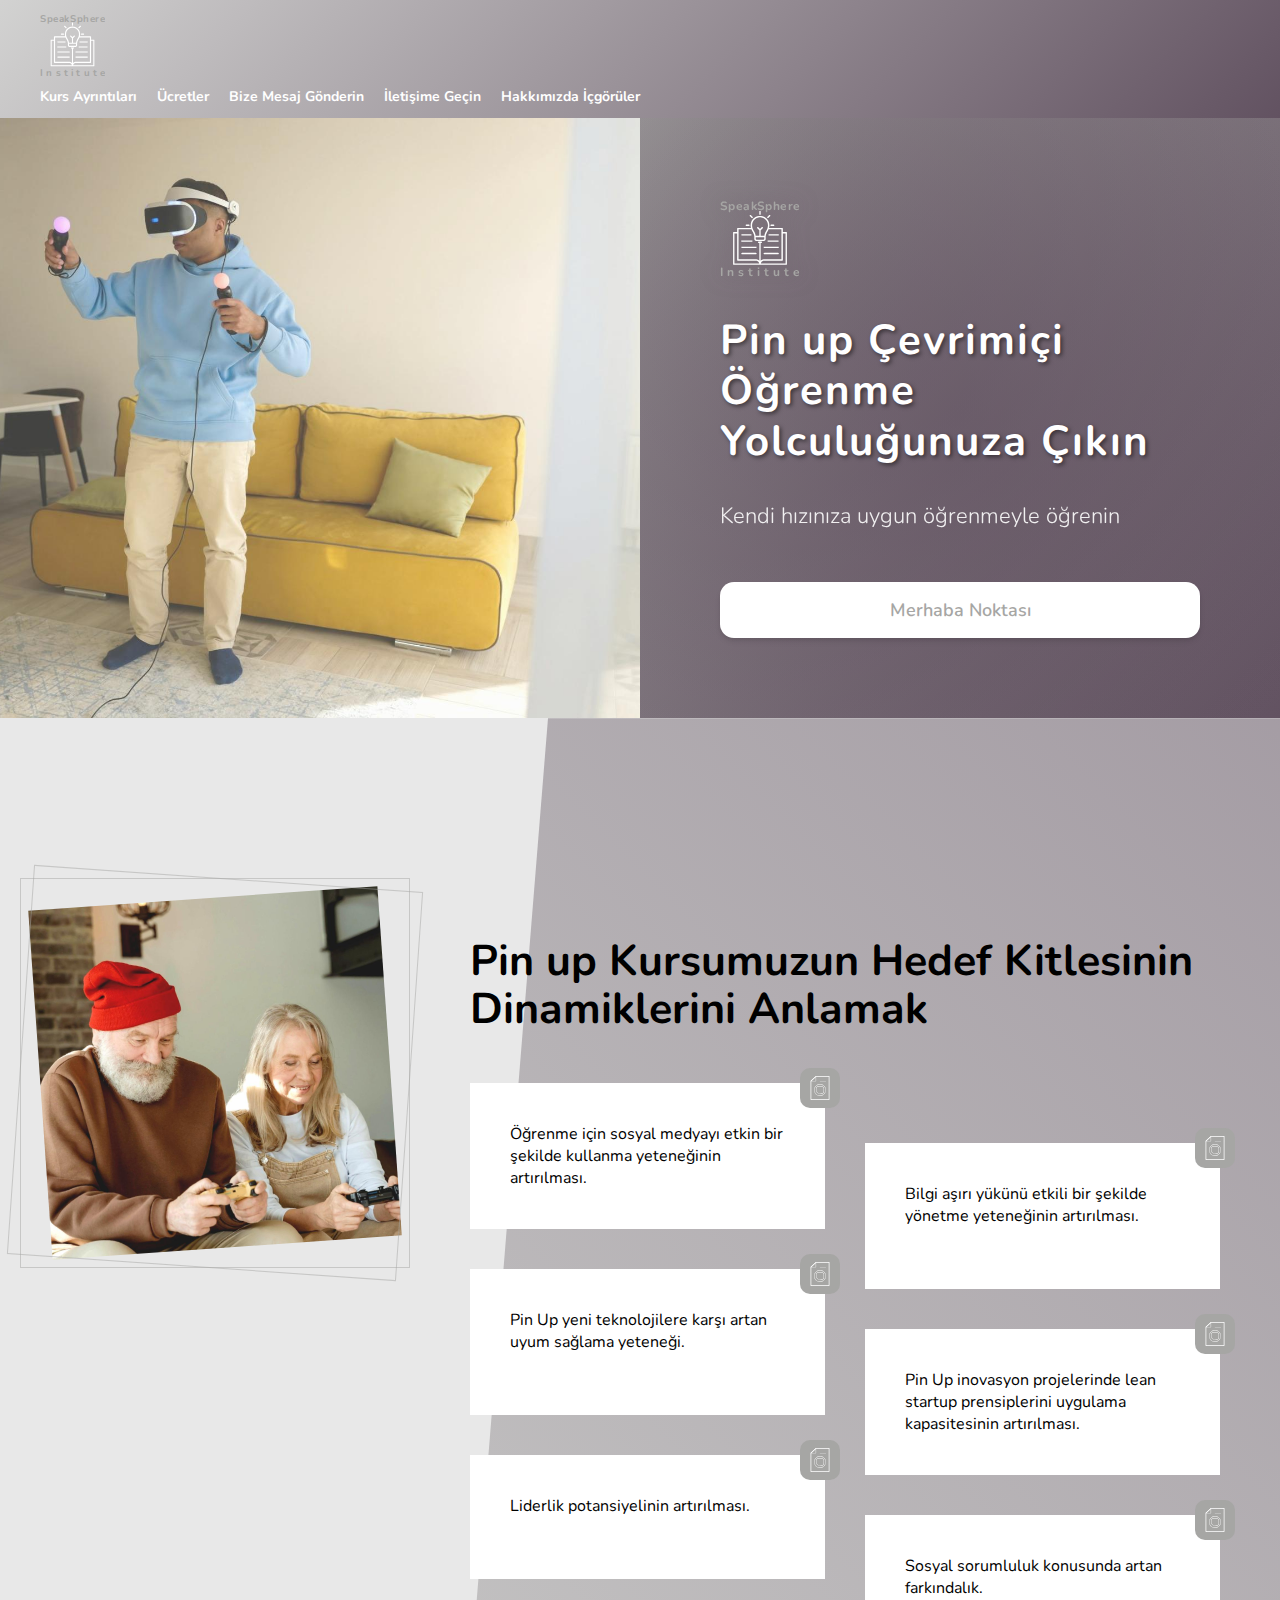
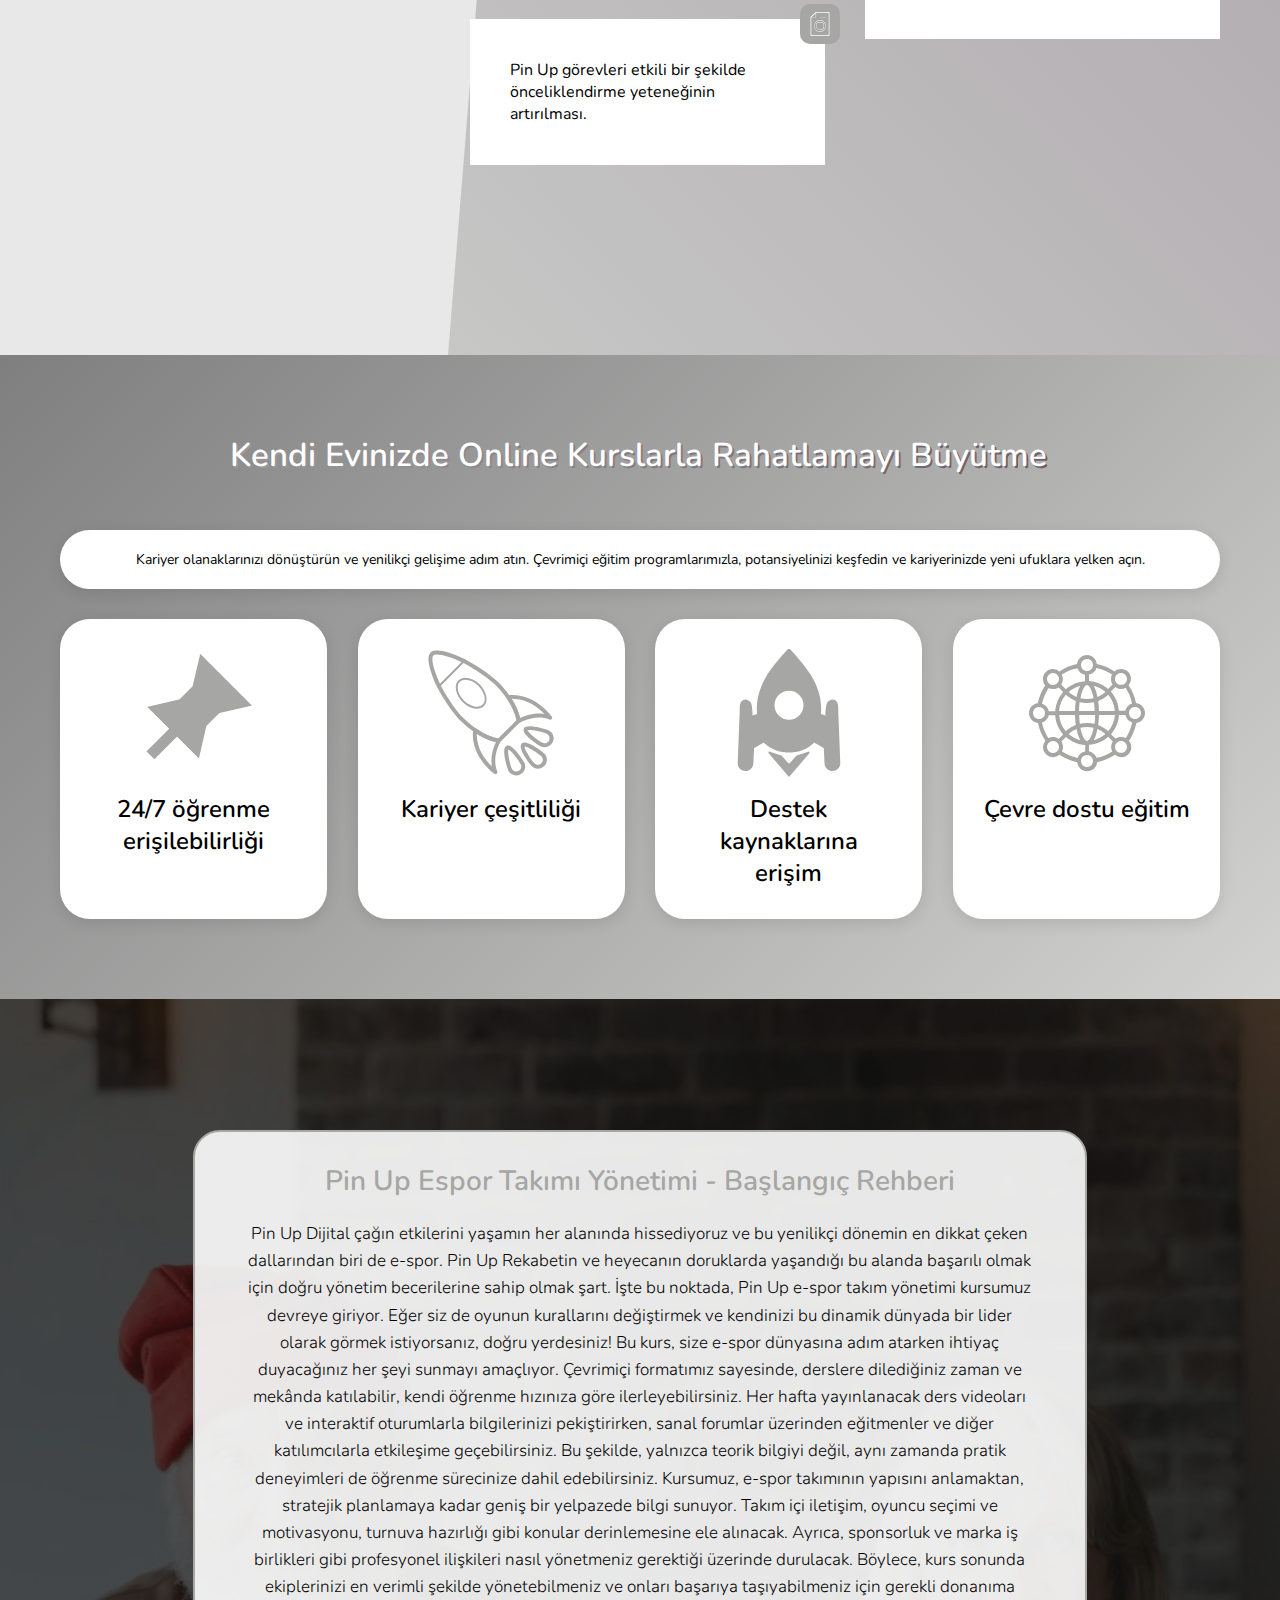
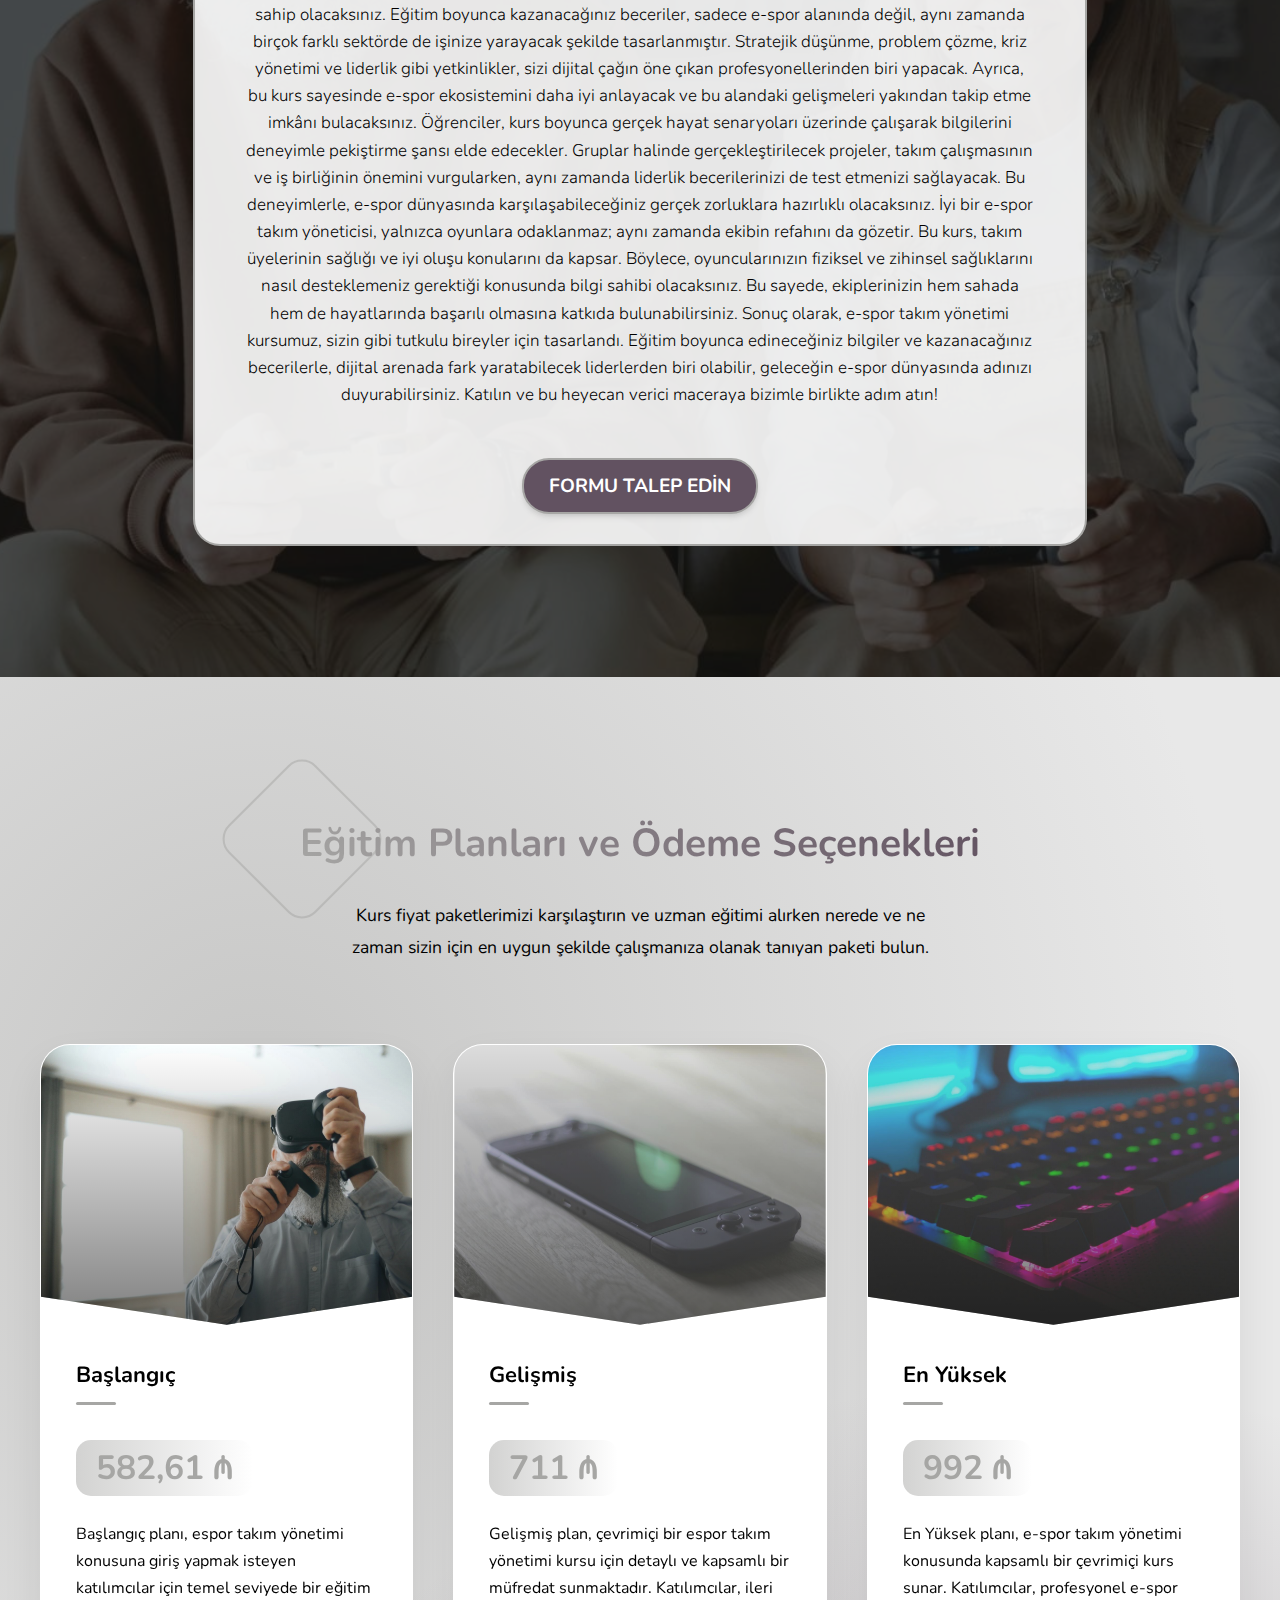
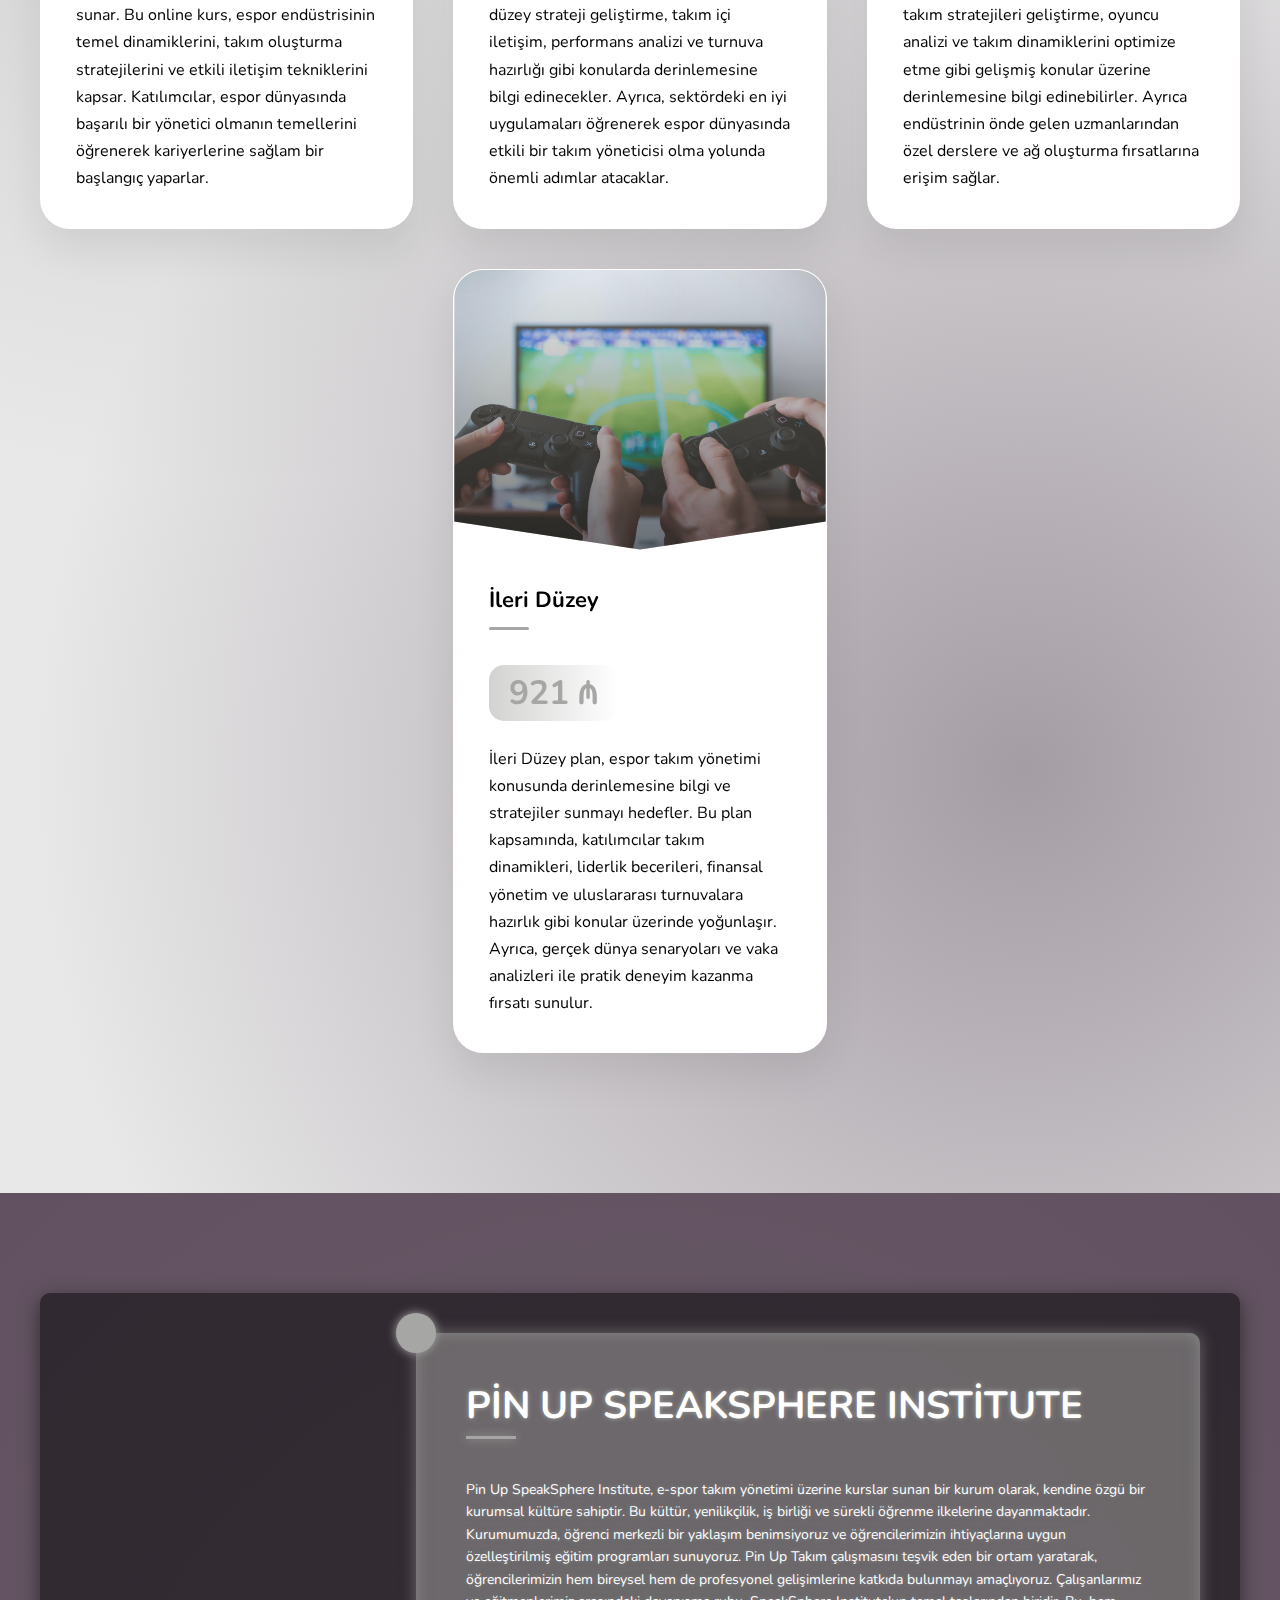
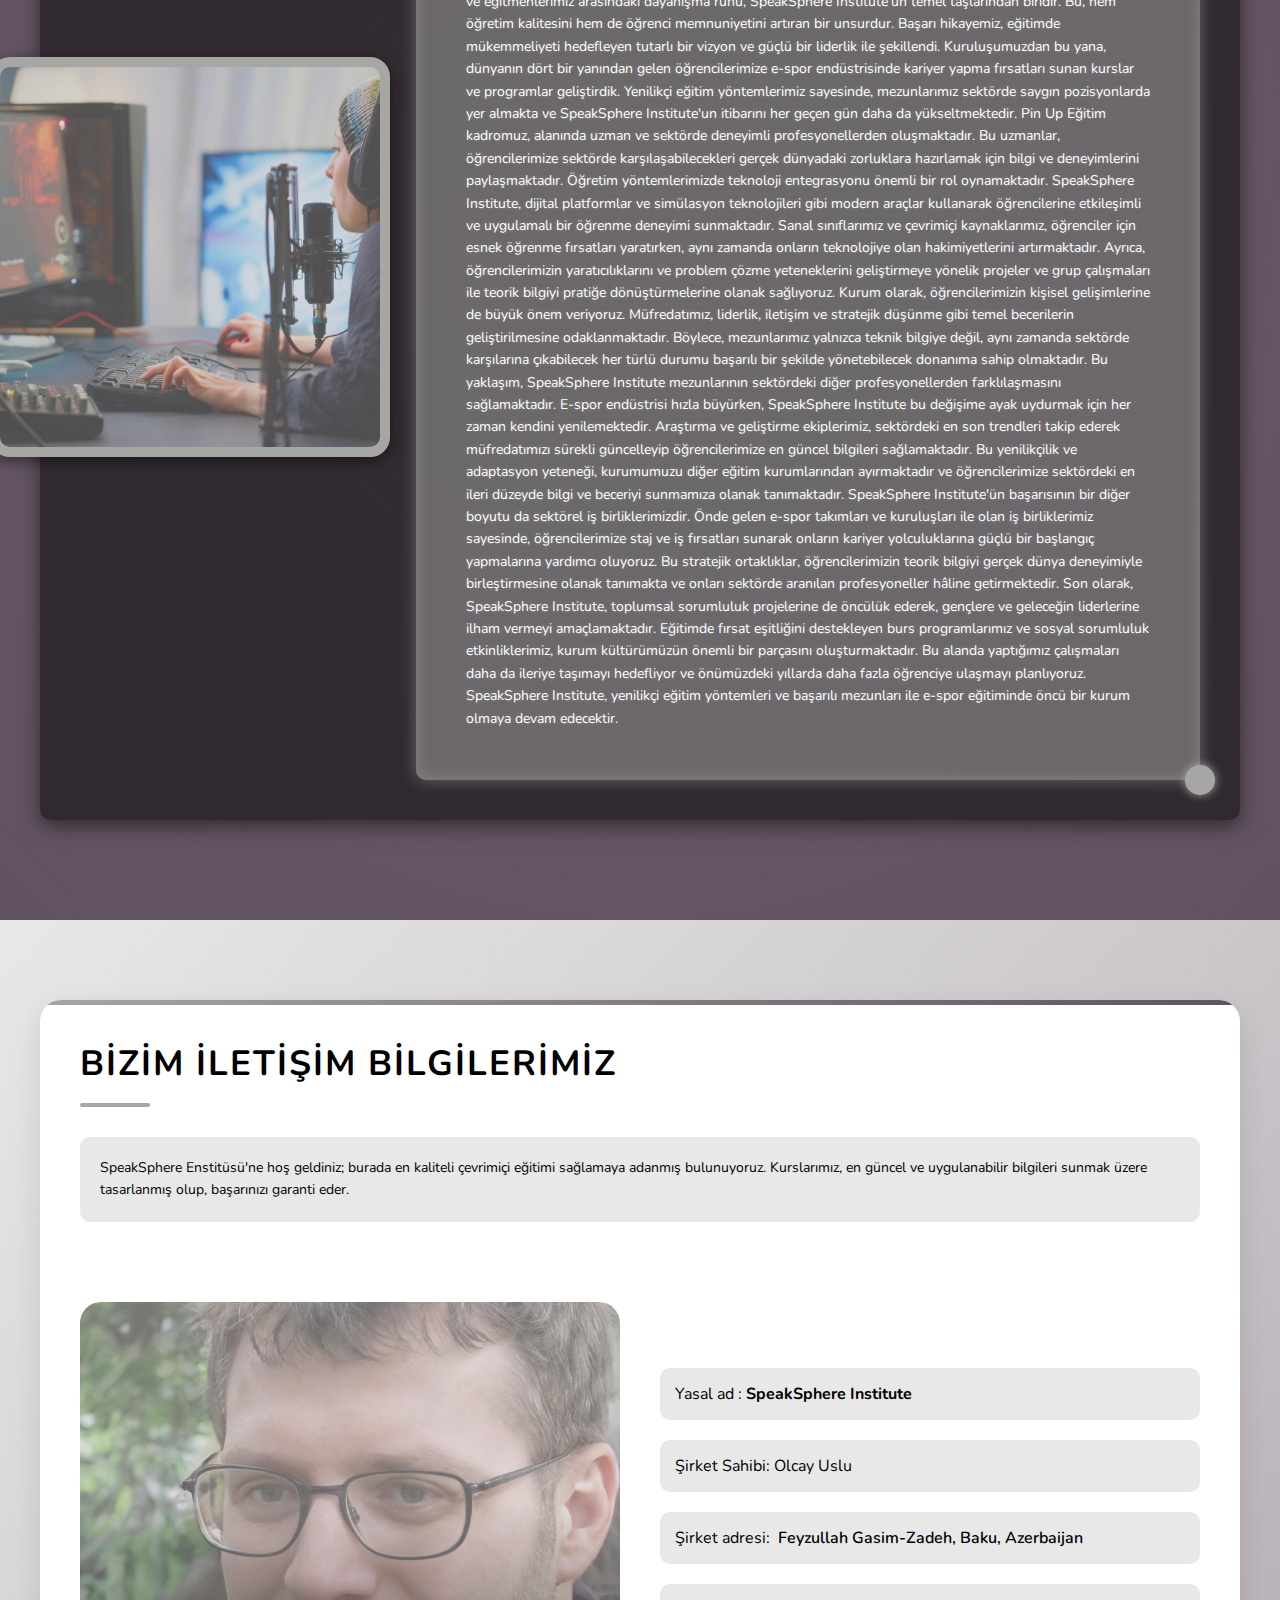
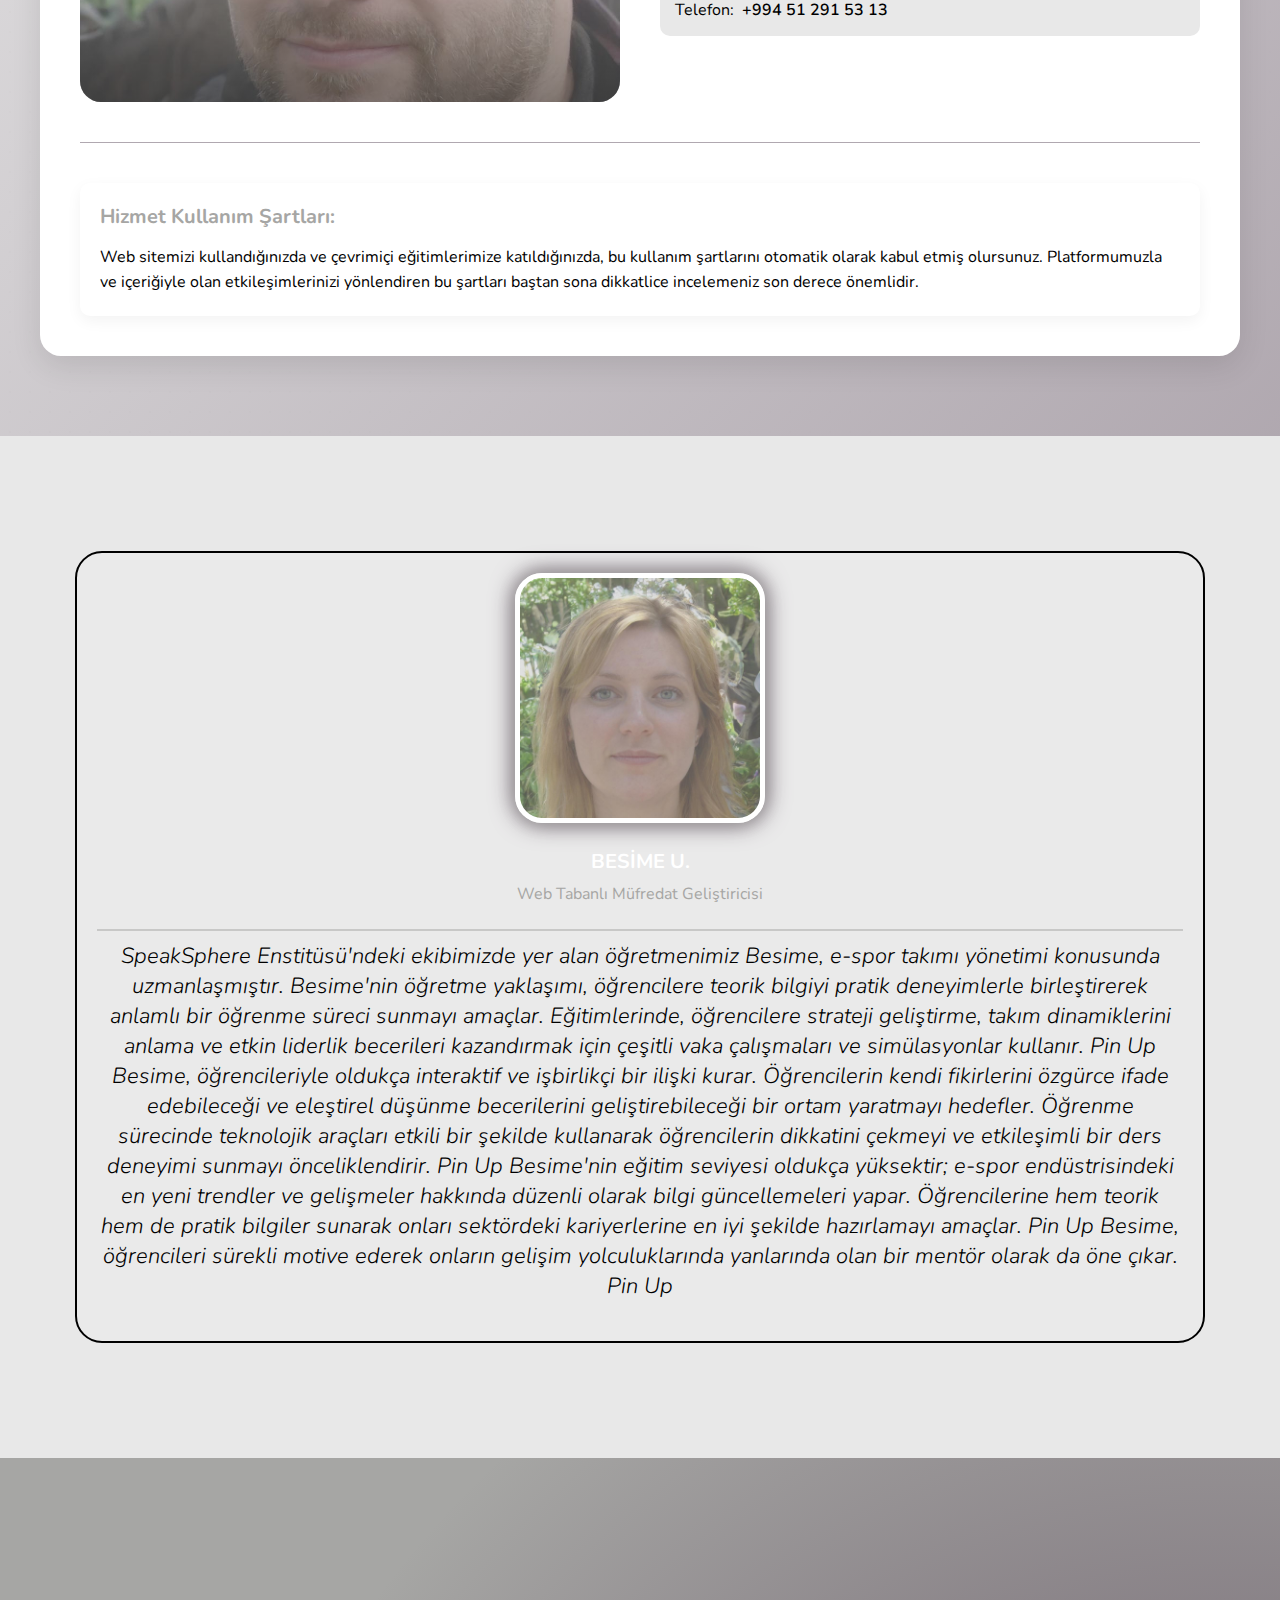
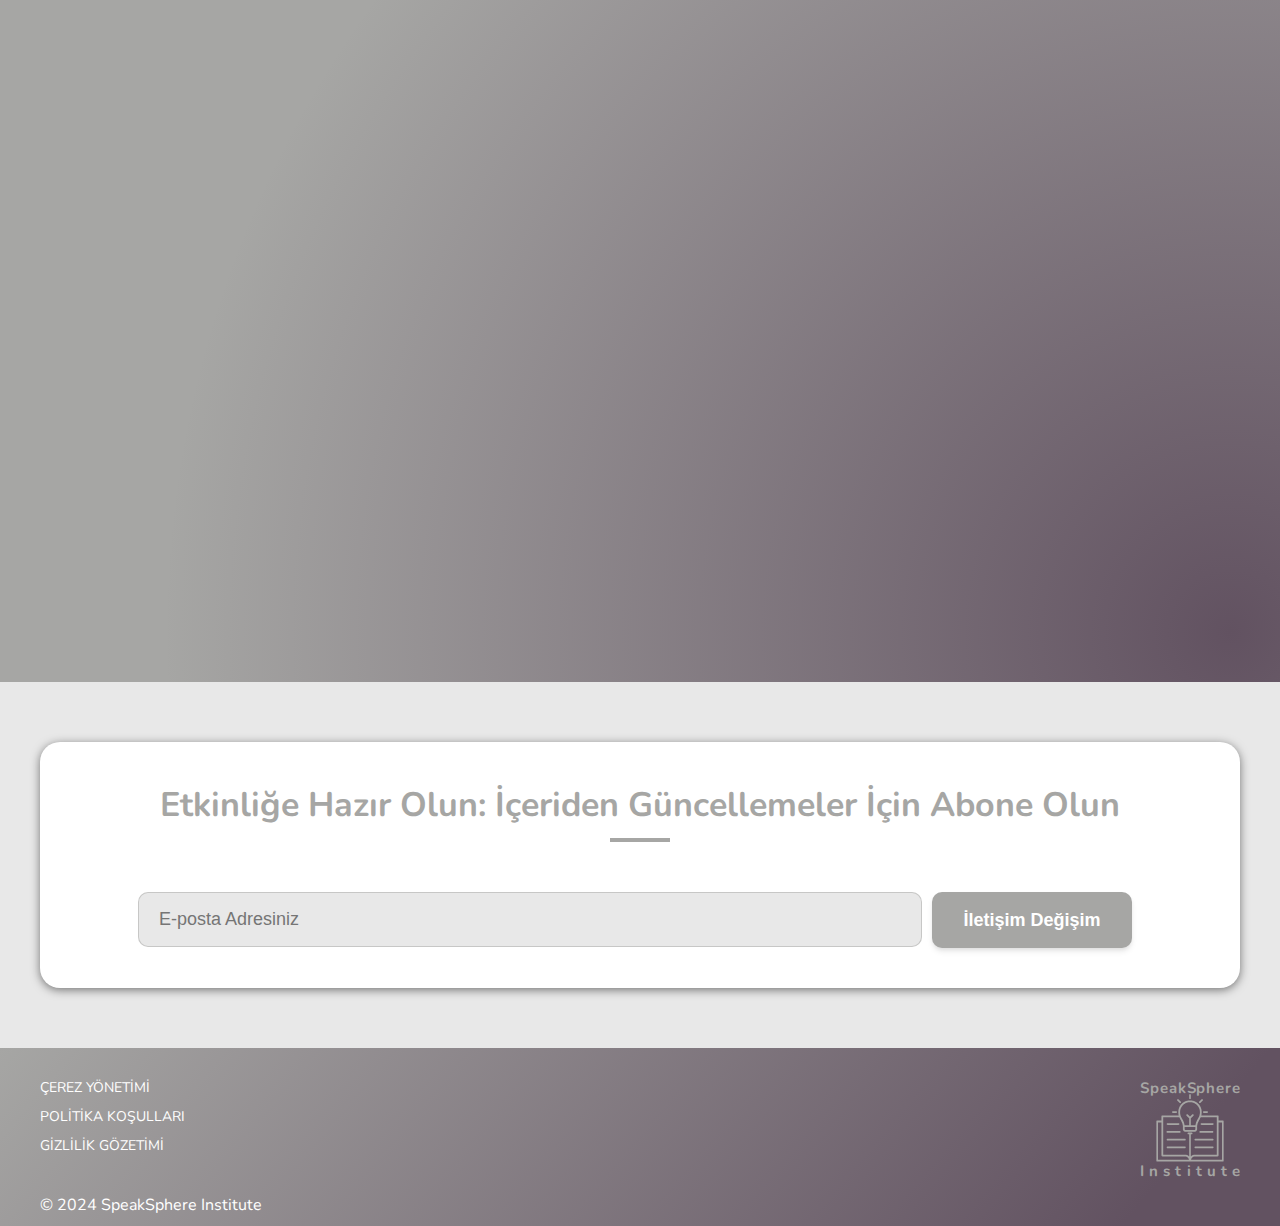
<file: index1.html>
<!DOCTYPE html>
<html lang="TR">
<head>
    <meta name="viewport" content="width=device-width, initial-scale=1.0">
    <meta charset="UTF-8">
    <title>
        Pin up Espor Takımı Yönetimi - Başlangıç Rehberi
    </title>
    <meta name="twitter:site" content="Espor Takımı Yönetimi: Başlangıç Rehberi">
    <meta property="instapp:hashtags" content="Espor Takımı Yönetimi: Başlangıç Rehberi">
    <meta name="twitter:creator" content="SpeakSphere Institute">
    <meta name="description" content="Pin up SpeakSphere Institute, e-spor takım yönetimi üzerine kurslar sunan bir kurum olarak, kendine özgü bir kurumsal kültüre sahiptir">
    <link rel="icon" type="image/svg+xml" href="./favicon.svg">
    <link rel="preconnect" href="https://fonts.googleapis.com">
    <link rel="preconnect" href="https://fonts.gstatic.com" crossorigin="">
    <link href="https://fonts.googleapis.com/css2?family=Nunito:ital,wght@0,200..1000;1,200..1000&amp;display=swap" rel="stylesheet">
    <link rel="stylesheet" type="text/css" href="./files/web_library/main.css">
</head>
<body>
<div id="original">
    <div class="wrap__btn--PxHri--section">
        <div class="main__img--l83Xf--section"><img src="files/images/logo.svg" alt="Logo" class="logo-img">
            <h1>– 18 yaşınız var?</h1>
            <div class="button__header--0mbZF--element"><a href="#" class="button button-yes">EVET</a><a href="#" class="button button-no">HAYIR</a>
            </div>
        </div>
    </div>
</div>
<div class="base-wrapper-template">
    <header>
        <div class="main_header">
            <div class="container">
                <div class="header_content">
                    <div class="logo_holder">
                        <a class="logotype" href="./"><svg fill="rgb(166,166,164)" height="512pt" preserveaspectratio="xMidYMid meet" version="1.0" viewbox="0 0 512 512" width="512pt" xmlns=
                                "http://www.w3.org/2000/svg">
                            <g transform="translate(76.8,76.8) scale(0.7)">
                                <g transform="translate(0.000000,512) scale(0.100000,-0.100000)">
                                    <path d=
                                                  "M 2520 5020 h 80 v 10 h -80 z M 2510 5010 h 100 v 10 h -100 z M 2500 5000 h 120 v 10 h -120 z M 2500 4990 h 120 v 10 h -120 z M 2500 4980 h 120 v 10 h -120 z M 2500 4970 h 120 v 10 h -120 z M 2500 4960 h 120 v 10 h -120 z M 2500 4950 h 120 v 10 h -120 z M 2500 4940 h 120 v 10 h -120 z M 2500 4930 h 120 v 10 h -120 z M 2500 4920 h 120 v 10 h -120 z M 2500 4910 h 120 v 10 h -120 z M 2500 4900 h 120 v 10 h -120 z M 2500 4890 h 120 v 10 h -120 z M 2500 4880 h 120 v 10 h -120 z M 2500 4870 h 120 v 10 h -120 z M 2500 4860 h 120 v 10 h -120 z M 2500 4850 h 120 v 10 h -120 z M 2500 4840 h 120 v 10 h -120 z M 2500 4830 h 120 v 10 h -120 z M 2500 4820 h 120 v 10 h -120 z M 2500 4810 h 120 v 10 h -120 z M 2500 4800 h 120 v 10 h -120 z M 2500 4790 h 120 v 10 h -120 z M 2500 4780 h 120 v 10 h -120 z M 2500 4770 h 120 v 10 h -120 z M 2500 4760 h 120 v 10 h -120 z M 2500 4750 h 120 v 10 h -120 z M 2500 4740 h 120 v 10 h -120 z M 2500 4730 h 120 v 10 h -120 z M 2500 4720 h 120 v 10 h -120 z M 2500 4710 h 120 v 10 h -120 z M 2510 4700 h 100 v 10 h -100 z M 2510 4690 h 100 v 10 h -100 z M 2530 4680 h 60 v 10 h -60 z M 1650 4660 h 60 v 10 h -60 z M 3410 4660 h 60 v 10 h -60 z M 1640 4650 h 80 v 10 h -80 z M 3400 4650 h 80 v 10 h -80 z M 1630 4640 h 100 v 10 h -100 z M 3390 4640 h 100 v 10 h -100 z M 1620 4630 h 120 v 10 h -120 z M 3380 4630 h 120 v 10 h -120 z M 1620 4620 h 130 v 10 h -130 z M 3370 4620 h 130 v 10 h -130 z M 1610 4610 h 150 v 10 h -150 z M 3360 4610 h 150 v 10 h -150 z M 1610 4600 h 160 v 10 h -160 z M 3350 4600 h 160 v 10 h -160 z M 1610 4590 h 170 v 10 h -170 z M 3340 4590 h 170 v 10 h -170 z M 1620 4580 h 170 v 10 h -170 z M 3330 4580 h 170 v 10 h -170 z M 1620 4570 h 180 v 10 h -180 z M 2470 4570 h 180 v 10 h -180 z M 3320 4570 h 180 v 10 h -180 z M 1630 4560 h 180 v 10 h -180 z M 2400 4560 h 320 v 10 h -320 z M 3310 4560 h 180 v 10 h -180 z M 1640 4550 h 180 v 10 h -180 z M 2350 4550 h 420 v 10 h -420 z M 3300 4550 h 180 v 10 h -180 z M 1650 4540 h 180 v 10 h -180 z M 2310 4540 h 500 v 10 h -500 z M 3290 4540 h 180 v 10 h -180 z M 1660 4530 h 180 v 10 h -180 z M 2280 4530 h 560 v 10 h -560 z M 3280 4530 h 180 v 10 h -180 z M 1670 4520 h 180 v 10 h -180 z M 2250 4520 h 620 v 10 h -620 z M 3270 4520 h 180 v 10 h -180 z M 1680 4510 h 180 v 10 h -180 z M 2230 4510 h 660 v 10 h -660 z M 3260 4510 h 180 v 10 h -180 z M 1690 4500 h 180 v 10 h -180 z M 2210 4500 h 700 v 10 h -700 z M 3250 4500 h 180 v 10 h -180 z M 1700 4490 h 180 v 10 h -180 z M 2180 4490 h 760 v 10 h -760 z M 3240 4490 h 180 v 10 h -180 z M 1710 4480 h 180 v 10 h -180 z M 2160 4480 h 790 v 10 h -790 z M 3230 4480 h 180 v 10 h -180 z M 1720 4470 h 180 v 10 h -180 z M 2150 4470 h 820 v 10 h -820 z M 3220 4470 h 180 v 10 h -180 z M 1730 4460 h 170 v 10 h -170 z M 2130 4460 h 860 v 10 h -860 z M 3220 4460 h 170 v 10 h -170 z M 1740 4450 h 160 v 10 h -160 z M 2110 4450 h 900 v 10 h -900 z M 3220 4450 h 160 v 10 h -160 z M 1750 4440 h 150 v 10 h -150 z M 2100 4440 h 380 v 10 h -380 z M 2640 4440 h 380 v 10 h -380 z M 3220 4440 h 150 v 10 h -150 z M 1760 4430 h 140 v 10 h -140 z M 2080 4430 h 340 v 10 h -340 z M 2700 4430 h 340 v 10 h -340 z M 3220 4430 h 140 v 10 h -140 z M 1770 4420 h 130 v 10 h -130 z M 2070 4420 h 300 v 10 h -300 z M 2750 4420 h 300 v 10 h -300 z M 3220 4420 h 130 v 10 h -130 z M 1780 4410 h 120 v 10 h -120 z M 2050 4410 h 290 v 10 h -290 z M 2780 4410 h 290 v 10 h -290 z M 3220 4410 h 120 v 10 h -120 z M 1790 4400 h 100 v 10 h -100 z M 2040 4400 h 270 v 10 h -270 z M 2810 4400 h 270 v 10 h -270 z M 3230 4400 h 100 v 10 h -100 z M 1800 4390 h 80 v 10 h -80 z M 2030 4390 h 260 v 10 h -260 z M 2830 4390 h 260 v 10 h -260 z M 3240 4390 h 80 v 10 h -80 z M 1810 4380 h 60 v 10 h -60 z M 2010 4380 h 250 v 10 h -250 z M 2860 4380 h 250 v 10 h -250 z M 3250 4380 h 60 v 10 h -60 z M 2000 4370 h 240 v 10 h -240 z M 2880 4370 h 240 v 10 h -240 z M 1990 4360 h 230 v 10 h -230 z M 2900 4360 h 230 v 10 h -230 z M 1980 4350 h 220 v 10 h -220 z M 2920 4350 h 220 v 10 h -220 z M 1970 4340 h 220 v 10 h -220 z M 2930 4340 h 220 v 10 h -220 z M 1960 4330 h 210 v 10 h -210 z M 2950 4330 h 210 v 10 h -210 z M 1950 4320 h 210 v 10 h -210 z M 2960 4320 h 210 v 10 h -210 z M 1940 4310 h 200 v 10 h -200 z M 2980 4310 h 200 v 10 h -200 z M 1930 4300 h 200 v 10 h -200 z M 2990 4300 h 200 v 10 h -200 z M 1920 4290 h 190 v 10 h -190 z M 3010 4290 h 190 v 10 h -190 z M 1910 4280 h 190 v 10 h -190 z M 3020 4280 h 190 v 10 h -190 z M 1900 4270 h 190 v 10 h -190 z M 3030 4270 h 190 v 10 h -190 z M 1890 4260 h 190 v 10 h -190 z M 3040 4260 h 190 v 10 h -190 z M 1890 4250 h 180 v 10 h -180 z M 3050 4250 h 180 v 10 h -180 z M 1880 4240 h 180 v 10 h -180 z M 3060 4240 h 180 v 10 h -180 z M 1870 4230 h 180 v 10 h -180 z M 3070 4230 h 180 v 10 h -180 z M 1860 4220 h 180 v 10 h -180 z M 3080 4220 h 180 v 10 h -180 z M 1860 4210 h 170 v 10 h -170 z M 3090 4210 h 170 v 10 h -170 z M 1850 4200 h 170 v 10 h -170 z M 3100 4200 h 170 v 10 h -170 z M 1840 4190 h 170 v 10 h -170 z M 3110 4190 h 170 v 10 h -170 z M 1840 4180 h 160 v 10 h -160 z M 3120 4180 h 160 v 10 h -160 z M 1830 4170 h 160 v 10 h -160 z M 3130 4170 h 160 v 10 h -160 z M 1820 4160 h 170 v 10 h -170 z M 3130 4160 h 170 v 10 h -170 z M 1820 4150 h 160 v 10 h -160 z M 3140 4150 h 160 v 10 h -160 z M 1810 4140 h 160 v 10 h -160 z M 3150 4140 h 160 v 10 h -160 z M 1810 4130 h 150 v 10 h -150 z M 3160 4130 h 150 v 10 h -150 z M 1800 4120 h 160 v 10 h -160 z M 3160 4120 h 160 v 10 h -160 z M 1800 4110 h 150 v 10 h -150 z M 3170 4110 h 150 v 10 h -150 z M 1790 4100 h 150 v 10 h -150 z M 3180 4100 h 150 v 10 h -150 z M 1790 4090 h 150 v 10 h -150 z M 3180 4090 h 150 v 10 h -150 z M 1780 4080 h 150 v 10 h -150 z M 3190 4080 h 150 v 10 h -150 z M 1780 4070 h 150 v 10 h -150 z M 3190 4070 h 150 v 10 h -150 z M 1770 4060 h 150 v 10 h -150 z M 3200 4060 h 150 v 10 h -150 z M 1770 4050 h 150 v 10 h -150 z M 3200 4050 h 150 v 10 h -150 z M 1770 4040 h 140 v 10 h -140 z M 3210 4040 h 140 v 10 h -140 z M 1760 4030 h 150 v 10 h -150 z M 3210 4030 h 150 v 10 h -150 z M 1760 4020 h 140 v 10 h -140 z M 3220 4020 h 140 v 10 h -140 z M 1750 4010 h 150 v 10 h -150 z M 3220 4010 h 150 v 10 h -150 z M 1750 4000 h 140 v 10 h -140 z M 3230 4000 h 140 v 10 h -140 z M 1750 3990 h 140 v 10 h -140 z M 3230 3990 h 140 v 10 h -140 z M 1740 3980 h 140 v 10 h -140 z M 3240 3980 h 140 v 10 h -140 z M 1740 3970 h 140 v 10 h -140 z M 3240 3970 h 140 v 10 h -140 z M 1740 3960 h 140 v 10 h -140 z M 3240 3960 h 140 v 10 h -140 z M 1740 3950 h 130 v 10 h -130 z M 3250 3950 h 130 v 10 h -130 z M 1730 3940 h 140 v 10 h -140 z M 3250 3940 h 140 v 10 h -140 z M 1730 3930 h 140 v 10 h -140 z M 3250 3930 h 140 v 10 h -140 z M 1730 3920 h 130 v 10 h -130 z M 3260 3920 h 130 v 10 h -130 z M 1730 3910 h 130 v 10 h -130 z M 3260 3910 h 130 v 10 h -130 z M 1720 3900 h 140 v 10 h -140 z M 3260 3900 h 140 v 10 h -140 z M 1720 3890 h 140 v 10 h -140 z M 3260 3890 h 140 v 10 h -140 z M 1720 3880 h 130 v 10 h -130 z M 3270 3880 h 130 v 10 h -130 z M 1720 3870 h 130 v 10 h -130 z M 3270 3870 h 130 v 10 h -130 z M 1720 3860 h 130 v 10 h -130 z M 3270 3860 h 130 v 10 h -130 z M 1710 3850 h 140 v 10 h -140 z M 3270 3850 h 140 v 10 h -140 z M 1710 3840 h 140 v 10 h -140 z M 3270 3840 h 140 v 10 h -140 z M 1710 3830 h 130 v 10 h -130 z M 3280 3830 h 130 v 10 h -130 z M 1710 3820 h 130 v 10 h -130 z M 3280 3820 h 130 v 10 h -130 z M 1710 3810 h 130 v 10 h -130 z M 3280 3810 h 130 v 10 h -130 z M 1710 3800 h 130 v 10 h -130 z M 3280 3800 h 130 v 10 h -130 z M 1710 3790 h 130 v 10 h -130 z M 3280 3790 h 130 v 10 h -130 z M 1290 3780 h 280 v 10 h -280 z M 1710 3780 h 130 v 10 h -130 z M 3280 3780 h 130 v 10 h -130 z M 3550 3780 h 280 v 10 h -280 z M 1270 3770 h 310 v 10 h -310 z M 1710 3770 h 130 v 10 h -130 z M 3280 3770 h 130 v 10 h -130 z M 3540 3770 h 310 v 10 h -310 z M 1260 3760 h 330 v 10 h -330 z M 1710 3760 h 130 v 10 h -130 z M 3280 3760 h 130 v 10 h -130 z M 3530 3760 h 330 v 10 h -330 z M 1260 3750 h 340 v 10 h -340 z M 1710 3750 h 130 v 10 h -130 z M 3280 3750 h 130 v 10 h -130 z M 3520 3750 h 340 v 10 h -340 z M 1250 3740 h 350 v 10 h -350 z M 1700 3740 h 130 v 10 h -130 z M 3290 3740 h 130 v 10 h -130 z M 3520 3740 h 350 v 10 h -350 z M 1250 3730 h 360 v 10 h -360 z M 1700 3730 h 130 v 10 h -130 z M 3290 3730 h 130 v 10 h -130 z M 3510 3730 h 360 v 10 h -360 z M 1250 3720 h 360 v 10 h -360 z M 1700 3720 h 130 v 10 h -130 z M 3290 3720 h 130 v 10 h -130 z M 3510 3720 h 360 v 10 h -360 z M 1250 3710 h 360 v 10 h -360 z M 1700 3710 h 130 v 10 h -130 z M 3290 3710 h 130 v 10 h -130 z M 3510 3710 h 360 v 10 h -360 z M 1250 3700 h 350 v 10 h -350 z M 1700 3700 h 140 v 10 h -140 z M 3290 3700 h 130 v 10 h -130 z M 3520 3700 h 350 v 10 h -350 z M 1260 3690 h 340 v 10 h -340 z M 1700 3690 h 140 v 10 h -140 z M 3290 3690 h 130 v 10 h -130 z M 3520 3690 h 340 v 10 h -340 z M 1260 3680 h 340 v 10 h -340 z M 1710 3680 h 130 v 10 h -130 z M 3280 3680 h 130 v 10 h -130 z M 3520 3680 h 340 v 10 h -340 z M 1270 3670 h 320 v 10 h -320 z M 1710 3670 h 130 v 10 h -130 z M 3280 3670 h 130 v 10 h -130 z M 3530 3670 h 320 v 10 h -320 z M 1290 3660 h 280 v 10 h -280 z M 1710 3660 h 130 v 10 h -130 z M 3280 3660 h 130 v 10 h -130 z M 3550 3660 h 280 v 10 h -280 z M 1710 3650 h 130 v 10 h -130 z M 3280 3650 h 130 v 10 h -130 z M 1710 3640 h 130 v 10 h -130 z M 3280 3640 h 130 v 10 h -130 z M 1710 3630 h 130 v 10 h -130 z M 3280 3630 h 130 v 10 h -130 z M 1710 3620 h 130 v 10 h -130 z M 3280 3620 h 130 v 10 h -130 z M 1710 3610 h 130 v 10 h -130 z M 3280 3610 h 130 v 10 h -130 z M 1710 3600 h 130 v 10 h -130 z M 3280 3600 h 130 v 10 h -130 z M 1710 3590 h 130 v 10 h -130 z M 3280 3590 h 130 v 10 h -130 z M 1710 3580 h 140 v 10 h -140 z M 3270 3580 h 140 v 10 h -140 z M 1710 3570 h 140 v 10 h -140 z M 3270 3570 h 140 v 10 h -140 z M 1720 3560 h 130 v 10 h -130 z M 2340 3560 h 30 v 10 h -30 z M 3270 3560 h 130 v 10 h -130 z M 1720 3550 h 130 v 10 h -130 z M 2320 3550 h 70 v 10 h -70 z M 2730 3550 h 70 v 10 h -70 z M 3270 3550 h 130 v 10 h -130 z M 1720 3540 h 130 v 10 h -130 z M 2300 3540 h 110 v 10 h -110 z M 2710 3540 h 100 v 10 h -100 z M 3270 3540 h 130 v 10 h -130 z M 1720 3530 h 130 v 10 h -130 z M 2300 3530 h 120 v 10 h -120 z M 2700 3530 h 120 v 10 h -120 z M 3260 3530 h 140 v 10 h -140 z M 1720 3520 h 140 v 10 h -140 z M 2290 3520 h 140 v 10 h -140 z M 2690 3520 h 140 v 10 h -140 z M 3260 3520 h 140 v 10 h -140 z M 1730 3510 h 130 v 10 h -130 z M 2290 3510 h 150 v 10 h -150 z M 2680 3510 h 150 v 10 h -150 z M 3260 3510 h 130 v 10 h -130 z M 1730 3500 h 130 v 10 h -130 z M 2290 3500 h 160 v 10 h -160 z M 2670 3500 h 160 v 10 h -160 z M 3260 3500 h 130 v 10 h -130 z M 1730 3490 h 140 v 10 h -140 z M 2290 3490 h 170 v 10 h -170 z M 2660 3490 h 170 v 10 h -170 z M 3250 3490 h 140 v 10 h -140 z M 1730 3480 h 140 v 10 h -140 z M 2290 3480 h 180 v 10 h -180 z M 2650 3480 h 180 v 10 h -180 z M 3250 3480 h 140 v 10 h -140 z M 510 3470 h 1360 v 10 h -1360 z M 2290 3470 h 190 v 10 h -190 z M 2640 3470 h 190 v 10 h -190 z M 3250 3470 h 1360 v 10 h -1360 z M 490 3460 h 1380 v 10 h -1380 z M 2300 3460 h 190 v 10 h -190 z M 2630 3460 h 190 v 10 h -190 z M 3250 3460 h 1380 v 10 h -1380 z M 480 3450 h 1400 v 10 h -1400 z M 2310 3450 h 190 v 10 h -190 z M 2620 3450 h 190 v 10 h -190 z M 3240 3450 h 1400 v 10 h -1400 z M 480 3440 h 1400 v 10 h -1400 z M 2320 3440 h 190 v 10 h -190 z M 2610 3440 h 190 v 10 h -190 z M 3240 3440 h 1400 v 10 h -1400 z M 480 3430 h 1400 v 10 h -1400 z M 2330 3430 h 190 v 10 h -190 z M 2600 3430 h 190 v 10 h -190 z M 3240 3430 h 1400 v 10 h -1400 z M 470 3420 h 1420 v 10 h -1420 z M 2340 3420 h 190 v 10 h -190 z M 2590 3420 h 190 v 10 h -190 z M 3230 3420 h 1420 v 10 h -1420 z M 470 3410 h 1420 v 10 h -1420 z M 2350 3410 h 190 v 10 h -190 z M 2580 3410 h 190 v 10 h -190 z M 3230 3410 h 1420 v 10 h -1420 z M 470 3400 h 1430 v 10 h -1430 z M 2360 3400 h 190 v 10 h -190 z M 2570 3400 h 190 v 10 h -190 z M 3220 3400 h 1430 v 10 h -1430 z M 470 3390 h 1430 v 10 h -1430 z M 2370 3390 h 380 v 10 h -380 z M 3220 3390 h 1430 v 10 h -1430 z M 470 3380 h 1430 v 10 h -1430 z M 2380 3380 h 360 v 10 h -360 z M 3210 3380 h 1440 v 10 h -1440 z M 470 3370 h 1440 v 10 h -1440 z M 2390 3370 h 340 v 10 h -340 z M 3210 3370 h 1440 v 10 h -1440 z M 470 3360 h 1440 v 10 h -1440 z M 2400 3360 h 320 v 10 h -320 z M 3210 3360 h 1440 v 10 h -1440 z M 470 3350 h 1450 v 10 h -1450 z M 2410 3350 h 300 v 10 h -300 z M 3200 3350 h 1450 v 10 h -1450 z M 470 3340 h 130 v 10 h -130 z M 1780 3340 h 140 v 10 h -140 z M 2420 3340 h 280 v 10 h -280 z M 3200 3340 h 140 v 10 h -140 z M 4520 3340 h 130 v 10 h -130 z M 470 3330 h 130 v 10 h -130 z M 1780 3330 h 150 v 10 h -150 z M 2430 3330 h 260 v 10 h -260 z M 3190 3330 h 150 v 10 h -150 z M 4520 3330 h 130 v 10 h -130 z M 470 3320 h 130 v 10 h -130 z M 1790 3320 h 140 v 10 h -140 z M 2440 3320 h 240 v 10 h -240 z M 3190 3320 h 140 v 10 h -140 z M 4520 3320 h 130 v 10 h -130 z M 470 3310 h 130 v 10 h -130 z M 1790 3310 h 150 v 10 h -150 z M 2450 3310 h 220 v 10 h -220 z M 3180 3310 h 150 v 10 h -150 z M 4520 3310 h 130 v 10 h -130 z M 470 3300 h 130 v 10 h -130 z M 1800 3300 h 140 v 10 h -140 z M 2460 3300 h 200 v 10 h -200 z M 3180 3300 h 140 v 10 h -140 z M 4520 3300 h 130 v 10 h -130 z M 470 3290 h 130 v 10 h -130 z M 1800 3290 h 150 v 10 h -150 z M 2470 3290 h 180 v 10 h -180 z M 3170 3290 h 150 v 10 h -150 z M 4520 3290 h 130 v 10 h -130 z M 470 3280 h 130 v 10 h -130 z M 1810 3280 h 140 v 10 h -140 z M 2480 3280 h 160 v 10 h -160 z M 3170 3280 h 140 v 10 h -140 z M 4520 3280 h 130 v 10 h -130 z M 470 3270 h 130 v 10 h -130 z M 1810 3270 h 150 v 10 h -150 z M 2490 3270 h 140 v 10 h -140 z M 3160 3270 h 150 v 10 h -150 z M 4520 3270 h 130 v 10 h -130 z M 470 3260 h 130 v 10 h -130 z M 1820 3260 h 150 v 10 h -150 z M 2500 3260 h 120 v 10 h -120 z M 3150 3260 h 150 v 10 h -150 z M 4520 3260 h 130 v 10 h -130 z M 470 3250 h 130 v 10 h -130 z M 1820 3250 h 150 v 10 h -150 z M 2500 3250 h 120 v 10 h -120 z M 3150 3250 h 150 v 10 h -150 z M 4520 3250 h 130 v 10 h -130 z M 470 3240 h 130 v 10 h -130 z M 1830 3240 h 150 v 10 h -150 z M 2500 3240 h 120 v 10 h -120 z M 3140 3240 h 150 v 10 h -150 z M 4520 3240 h 130 v 10 h -130 z M 470 3230 h 130 v 10 h -130 z M 1830 3230 h 150 v 10 h -150 z M 2500 3230 h 120 v 10 h -120 z M 3140 3230 h 150 v 10 h -150 z M 4520 3230 h 130 v 10 h -130 z M 470 3220 h 130 v 10 h -130 z M 1840 3220 h 150 v 10 h -150 z M 2500 3220 h 120 v 10 h -120 z M 3130 3220 h 150 v 10 h -150 z M 4520 3220 h 130 v 10 h -130 z M 470 3210 h 130 v 10 h -130 z M 1840 3210 h 150 v 10 h -150 z M 2500 3210 h 120 v 10 h -120 z M 3130 3210 h 150 v 10 h -150 z M 4520 3210 h 130 v 10 h -130 z M 470 3200 h 130 v 10 h -130 z M 1850 3200 h 150 v 10 h -150 z M 2500 3200 h 120 v 10 h -120 z M 3120 3200 h 150 v 10 h -150 z M 4520 3200 h 130 v 10 h -130 z M 470 3190 h 130 v 10 h -130 z M 1850 3190 h 150 v 10 h -150 z M 2500 3190 h 120 v 10 h -120 z M 3120 3190 h 150 v 10 h -150 z M 4520 3190 h 130 v 10 h -130 z M 470 3180 h 130 v 10 h -130 z M 1860 3180 h 150 v 10 h -150 z M 2500 3180 h 120 v 10 h -120 z M 3110 3180 h 150 v 10 h -150 z M 4520 3180 h 130 v 10 h -130 z M 470 3170 h 130 v 10 h -130 z M 1860 3170 h 160 v 10 h -160 z M 2500 3170 h 120 v 10 h -120 z M 3100 3170 h 160 v 10 h -160 z M 4520 3170 h 130 v 10 h -130 z M 470 3160 h 130 v 10 h -130 z M 1870 3160 h 150 v 10 h -150 z M 2500 3160 h 120 v 10 h -120 z M 3100 3160 h 150 v 10 h -150 z M 4520 3160 h 130 v 10 h -130 z M 470 3150 h 130 v 10 h -130 z M 1870 3150 h 160 v 10 h -160 z M 2500 3150 h 120 v 10 h -120 z M 3090 3150 h 160 v 10 h -160 z M 4520 3150 h 130 v 10 h -130 z M 470 3140 h 130 v 10 h -130 z M 1880 3140 h 150 v 10 h -150 z M 2500 3140 h 120 v 10 h -120 z M 3090 3140 h 150 v 10 h -150 z M 4520 3140 h 130 v 10 h -130 z M 470 3130 h 130 v 10 h -130 z M 1890 3130 h 150 v 10 h -150 z M 2500 3130 h 120 v 10 h -120 z M 3080 3130 h 150 v 10 h -150 z M 4520 3130 h 130 v 10 h -130 z M 470 3120 h 130 v 10 h -130 z M 1890 3120 h 150 v 10 h -150 z M 2500 3120 h 120 v 10 h -120 z M 3080 3120 h 150 v 10 h -150 z M 4520 3120 h 130 v 10 h -130 z M 470 3110 h 130 v 10 h -130 z M 1900 3110 h 150 v 10 h -150 z M 2500 3110 h 120 v 10 h -120 z M 3070 3110 h 150 v 10 h -150 z M 4520 3110 h 130 v 10 h -130 z M 470 3100 h 130 v 10 h -130 z M 1900 3100 h 150 v 10 h -150 z M 2500 3100 h 120 v 10 h -120 z M 3070 3100 h 150 v 10 h -150 z M 4520 3100 h 130 v 10 h -130 z M 120 3090 h 480 v 10 h -480 z M 1910 3090 h 150 v 10 h -150 z M 2500 3090 h 120 v 10 h -120 z M 3060 3090 h 150 v 10 h -150 z M 4520 3090 h 480 v 10 h -480 z M 110 3080 h 490 v 10 h -490 z M 1910 3080 h 150 v 10 h -150 z M 2500 3080 h 120 v 10 h -120 z M 3060 3080 h 150 v 10 h -150 z M 4520 3080 h 490 v 10 h -490 z M 100 3070 h 500 v 10 h -500 z M 1920 3070 h 150 v 10 h -150 z M 2500 3070 h 120 v 10 h -120 z M 3050 3070 h 150 v 10 h -150 z M 4520 3070 h 500 v 10 h -500 z M 100 3060 h 500 v 10 h -500 z M 1920 3060 h 150 v 10 h -150 z M 2500 3060 h 120 v 10 h -120 z M 3050 3060 h 150 v 10 h -150 z M 4520 3060 h 500 v 10 h -500 z M 100 3050 h 500 v 10 h -500 z M 1930 3050 h 150 v 10 h -150 z M 2500 3050 h 120 v 10 h -120 z M 3040 3050 h 150 v 10 h -150 z M 4520 3050 h 500 v 10 h -500 z M 100 3040 h 500 v 10 h -500 z M 1930 3040 h 150 v 10 h -150 z M 2500 3040 h 120 v 10 h -120 z M 3040 3040 h 150 v 10 h -150 z M 4520 3040 h 500 v 10 h -500 z M 100 3030 h 500 v 10 h -500 z M 1940 3030 h 140 v 10 h -140 z M 2500 3030 h 120 v 10 h -120 z M 3040 3030 h 140 v 10 h -140 z M 4520 3030 h 500 v 10 h -500 z M 100 3020 h 500 v 10 h -500 z M 1940 3020 h 150 v 10 h -150 z M 2500 3020 h 120 v 10 h -120 z M 3030 3020 h 150 v 10 h -150 z M 4520 3020 h 500 v 10 h -500 z M 100 3010 h 500 v 10 h -500 z M 1950 3010 h 140 v 10 h -140 z M 2500 3010 h 120 v 10 h -120 z M 3030 3010 h 140 v 10 h -140 z M 4520 3010 h 500 v 10 h -500 z M 100 3000 h 500 v 10 h -500 z M 1950 3000 h 150 v 10 h -150 z M 2500 3000 h 120 v 10 h -120 z M 3020 3000 h 150 v 10 h -150 z M 4520 3000 h 500 v 10 h -500 z M 100 2990 h 500 v 10 h -500 z M 1960 2990 h 140 v 10 h -140 z M 2500 2990 h 120 v 10 h -120 z M 3020 2990 h 140 v 10 h -140 z M 4520 2990 h 500 v 10 h -500 z M 100 2980 h 500 v 10 h -500 z M 1960 2980 h 150 v 10 h -150 z M 2500 2980 h 120 v 10 h -120 z M 3010 2980 h 150 v 10 h -150 z M 4520 2980 h 500 v 10 h -500 z M 100 2970 h 500 v 10 h -500 z M 1970 2970 h 140 v 10 h -140 z M 2500 2970 h 120 v 10 h -120 z M 3010 2970 h 140 v 10 h -140 z M 4520 2970 h 500 v 10 h -500 z M 100 2960 h 120 v 10 h -120 z M 470 2960 h 130 v 10 h -130 z M 1970 2960 h 140 v 10 h -140 z M 2500 2960 h 120 v 10 h -120 z M 3010 2960 h 140 v 10 h -140 z M 4520 2960 h 130 v 10 h -130 z M 4900 2960 h 120 v 10 h -120 z M 100 2950 h 120 v 10 h -120 z M 470 2950 h 130 v 10 h -130 z M 1970 2950 h 150 v 10 h -150 z M 2500 2950 h 120 v 10 h -120 z M 3000 2950 h 150 v 10 h -150 z M 4520 2950 h 130 v 10 h -130 z M 4900 2950 h 120 v 10 h -120 z M 100 2940 h 120 v 10 h -120 z M 470 2940 h 130 v 10 h -130 z M 1980 2940 h 140 v 10 h -140 z M 2500 2940 h 120 v 10 h -120 z M 3000 2940 h 140 v 10 h -140 z M 4520 2940 h 130 v 10 h -130 z M 4900 2940 h 120 v 10 h -120 z M 100 2930 h 120 v 10 h -120 z M 470 2930 h 130 v 10 h -130 z M 1980 2930 h 140 v 10 h -140 z M 2500 2930 h 120 v 10 h -120 z M 3000 2930 h 140 v 10 h -140 z M 4520 2930 h 130 v 10 h -130 z M 4900 2930 h 120 v 10 h -120 z M 100 2920 h 120 v 10 h -120 z M 470 2920 h 130 v 10 h -130 z M 1990 2920 h 140 v 10 h -140 z M 2500 2920 h 120 v 10 h -120 z M 2990 2920 h 140 v 10 h -140 z M 4520 2920 h 130 v 10 h -130 z M 4900 2920 h 120 v 10 h -120 z M 100 2910 h 120 v 10 h -120 z M 470 2910 h 130 v 10 h -130 z M 1990 2910 h 140 v 10 h -140 z M 2500 2910 h 120 v 10 h -120 z M 2990 2910 h 140 v 10 h -140 z M 4520 2910 h 130 v 10 h -130 z M 4900 2910 h 120 v 10 h -120 z M 100 2900 h 120 v 10 h -120 z M 470 2900 h 130 v 10 h -130 z M 880 2900 h 870 v 10 h -870 z M 1990 2900 h 140 v 10 h -140 z M 2500 2900 h 120 v 10 h -120 z M 2990 2900 h 140 v 10 h -140 z M 3370 2900 h 880 v 10 h -880 z M 4520 2900 h 130 v 10 h -130 z M 4900 2900 h 120 v 10 h -120 z M 100 2890 h 120 v 10 h -120 z M 470 2890 h 130 v 10 h -130 z M 870 2890 h 900 v 10 h -900 z M 2000 2890 h 130 v 10 h -130 z M 2500 2890 h 120 v 10 h -120 z M 2990 2890 h 130 v 10 h -130 z M 3350 2890 h 920 v 10 h -920 z M 4520 2890 h 130 v 10 h -130 z M 4900 2890 h 120 v 10 h -120 z M 100 2880 h 120 v 10 h -120 z M 470 2880 h 130 v 10 h -130 z M 860 2880 h 910 v 10 h -910 z M 2000 2880 h 140 v 10 h -140 z M 2500 2880 h 120 v 10 h -120 z M 2980 2880 h 140 v 10 h -140 z M 3350 2880 h 920 v 10 h -920 z M 4520 2880 h 130 v 10 h -130 z M 4900 2880 h 120 v 10 h -120 z M 100 2870 h 120 v 10 h -120 z M 470 2870 h 130 v 10 h -130 z M 860 2870 h 920 v 10 h -920 z M 2000 2870 h 140 v 10 h -140 z M 2500 2870 h 120 v 10 h -120 z M 2980 2870 h 140 v 10 h -140 z M 3340 2870 h 940 v 10 h -940 z M 4520 2870 h 130 v 10 h -130 z M 4900 2870 h 120 v 10 h -120 z M 100 2860 h 120 v 10 h -120 z M 470 2860 h 130 v 10 h -130 z M 860 2860 h 920 v 10 h -920 z M 2010 2860 h 130 v 10 h -130 z M 2500 2860 h 120 v 10 h -120 z M 2980 2860 h 130 v 10 h -130 z M 3340 2860 h 940 v 10 h -940 z M 4520 2860 h 130 v 10 h -130 z M 4900 2860 h 120 v 10 h -120 z M 100 2850 h 120 v 10 h -120 z M 470 2850 h 130 v 10 h -130 z M 850 2850 h 930 v 10 h -930 z M 2010 2850 h 130 v 10 h -130 z M 2500 2850 h 120 v 10 h -120 z M 2980 2850 h 130 v 10 h -130 z M 3340 2850 h 940 v 10 h -940 z M 4520 2850 h 130 v 10 h -130 z M 4900 2850 h 120 v 10 h -120 z M 100 2840 h 120 v 10 h -120 z M 470 2840 h 130 v 10 h -130 z M 850 2840 h 930 v 10 h -930 z M 2010 2840 h 140 v 10 h -140 z M 2500 2840 h 120 v 10 h -120 z M 2970 2840 h 140 v 10 h -140 z M 3340 2840 h 940 v 10 h -940 z M 4520 2840 h 130 v 10 h -130 z M 4900 2840 h 120 v 10 h -120 z M 100 2830 h 120 v 10 h -120 z M 470 2830 h 130 v 10 h -130 z M 860 2830 h 920 v 10 h -920 z M 2010 2830 h 140 v 10 h -140 z M 2500 2830 h 120 v 10 h -120 z M 2970 2830 h 140 v 10 h -140 z M 3340 2830 h 940 v 10 h -940 z M 4520 2830 h 130 v 10 h -130 z M 4900 2830 h 120 v 10 h -120 z M 100 2820 h 120 v 10 h -120 z M 470 2820 h 130 v 10 h -130 z M 860 2820 h 920 v 10 h -920 z M 2020 2820 h 130 v 10 h -130 z M 2500 2820 h 120 v 10 h -120 z M 2970 2820 h 130 v 10 h -130 z M 3340 2820 h 940 v 10 h -940 z M 4520 2820 h 130 v 10 h -130 z M 4900 2820 h 120 v 10 h -120 z M 100 2810 h 120 v 10 h -120 z M 470 2810 h 130 v 10 h -130 z M 860 2810 h 910 v 10 h -910 z M 2020 2810 h 130 v 10 h -130 z M 2500 2810 h 120 v 10 h -120 z M 2970 2810 h 130 v 10 h -130 z M 3350 2810 h 920 v 10 h -920 z M 4520 2810 h 130 v 10 h -130 z M 4900 2810 h 120 v 10 h -120 z M 100 2800 h 120 v 10 h -120 z M 470 2800 h 130 v 10 h -130 z M 870 2800 h 900 v 10 h -900 z M 2020 2800 h 130 v 10 h -130 z M 2500 2800 h 120 v 10 h -120 z M 2970 2800 h 130 v 10 h -130 z M 3350 2800 h 920 v 10 h -920 z M 4520 2800 h 130 v 10 h -130 z M 4900 2800 h 120 v 10 h -120 z M 100 2790 h 120 v 10 h -120 z M 470 2790 h 130 v 10 h -130 z M 880 2790 h 880 v 10 h -880 z M 2020 2790 h 140 v 10 h -140 z M 2500 2790 h 120 v 10 h -120 z M 2960 2790 h 140 v 10 h -140 z M 3360 2790 h 900 v 10 h -900 z M 4520 2790 h 130 v 10 h -130 z M 4900 2790 h 120 v 10 h -120 z M 100 2780 h 120 v 10 h -120 z M 470 2780 h 130 v 10 h -130 z M 910 2780 h 820 v 10 h -820 z M 2020 2780 h 140 v 10 h -140 z M 2500 2780 h 120 v 10 h -120 z M 2960 2780 h 140 v 10 h -140 z M 3390 2780 h 840 v 10 h -840 z M 4520 2780 h 130 v 10 h -130 z M 4900 2780 h 120 v 10 h -120 z M 100 2770 h 120 v 10 h -120 z M 470 2770 h 130 v 10 h -130 z M 2030 2770 h 130 v 10 h -130 z M 2500 2770 h 120 v 10 h -120 z M 2960 2770 h 130 v 10 h -130 z M 4520 2770 h 130 v 10 h -130 z M 4900 2770 h 120 v 10 h -120 z M 100 2760 h 120 v 10 h -120 z M 470 2760 h 130 v 10 h -130 z M 2030 2760 h 1060 v 10 h -1060 z M 4520 2760 h 130 v 10 h -130 z M 4900 2760 h 120 v 10 h -120 z M 100 2750 h 120 v 10 h -120 z M 470 2750 h 130 v 10 h -130 z M 2030 2750 h 1060 v 10 h -1060 z M 4520 2750 h 130 v 10 h -130 z M 4900 2750 h 120 v 10 h -120 z M 100 2740 h 120 v 10 h -120 z M 470 2740 h 130 v 10 h -130 z M 2030 2740 h 1060 v 10 h -1060 z M 4520 2740 h 130 v 10 h -130 z M 4900 2740 h 120 v 10 h -120 z M 100 2730 h 120 v 10 h -120 z M 470 2730 h 130 v 10 h -130 z M 2030 2730 h 1060 v 10 h -1060 z M 4520 2730 h 130 v 10 h -130 z M 4900 2730 h 120 v 10 h -120 z M 100 2720 h 120 v 10 h -120 z M 470 2720 h 130 v 10 h -130 z M 2040 2720 h 1040 v 10 h -1040 z M 4520 2720 h 130 v 10 h -130 z M 4900 2720 h 120 v 10 h -120 z M 100 2710 h 120 v 10 h -120 z M 470 2710 h 130 v 10 h -130 z M 2040 2710 h 1040 v 10 h -1040 z M 4520 2710 h 130 v 10 h -130 z M 4900 2710 h 120 v 10 h -120 z M 100 2700 h 120 v 10 h -120 z M 470 2700 h 130 v 10 h -130 z M 2040 2700 h 1040 v 10 h -1040 z M 4520 2700 h 130 v 10 h -130 z M 4900 2700 h 120 v 10 h -120 z M 100 2690 h 120 v 10 h -120 z M 470 2690 h 130 v 10 h -130 z M 2040 2690 h 1040 v 10 h -1040 z M 4520 2690 h 130 v 10 h -130 z M 4900 2690 h 120 v 10 h -120 z M 100 2680 h 120 v 10 h -120 z M 470 2680 h 130 v 10 h -130 z M 2040 2680 h 1040 v 10 h -1040 z M 4520 2680 h 130 v 10 h -130 z M 4900 2680 h 120 v 10 h -120 z M 100 2670 h 120 v 10 h -120 z M 470 2670 h 130 v 10 h -130 z M 2040 2670 h 1040 v 10 h -1040 z M 4520 2670 h 130 v 10 h -130 z M 4900 2670 h 120 v 10 h -120 z M 100 2660 h 120 v 10 h -120 z M 470 2660 h 130 v 10 h -130 z M 2040 2660 h 1040 v 10 h -1040 z M 4520 2660 h 130 v 10 h -130 z M 4900 2660 h 120 v 10 h -120 z M 100 2650 h 120 v 10 h -120 z M 470 2650 h 130 v 10 h -130 z M 2040 2650 h 1040 v 10 h -1040 z M 4520 2650 h 130 v 10 h -130 z M 4900 2650 h 120 v 10 h -120 z M 100 2640 h 120 v 10 h -120 z M 470 2640 h 130 v 10 h -130 z M 2040 2640 h 1040 v 10 h -1040 z M 4520 2640 h 130 v 10 h -130 z M 4900 2640 h 120 v 10 h -120 z M 100 2630 h 120 v 10 h -120 z M 470 2630 h 130 v 10 h -130 z M 2040 2630 h 130 v 10 h -130 z M 2950 2630 h 130 v 10 h -130 z M 4520 2630 h 130 v 10 h -130 z M 4900 2630 h 120 v 10 h -120 z M 100 2620 h 120 v 10 h -120 z M 470 2620 h 130 v 10 h -130 z M 2040 2620 h 130 v 10 h -130 z M 2950 2620 h 130 v 10 h -130 z M 4520 2620 h 130 v 10 h -130 z M 4900 2620 h 120 v 10 h -120 z M 100 2610 h 120 v 10 h -120 z M 470 2610 h 130 v 10 h -130 z M 2040 2610 h 130 v 10 h -130 z M 2950 2610 h 130 v 10 h -130 z M 4520 2610 h 130 v 10 h -130 z M 4900 2610 h 120 v 10 h -120 z M 100 2600 h 120 v 10 h -120 z M 470 2600 h 130 v 10 h -130 z M 2040 2600 h 130 v 10 h -130 z M 2950 2600 h 130 v 10 h -130 z M 4520 2600 h 130 v 10 h -130 z M 4900 2600 h 120 v 10 h -120 z M 100 2590 h 120 v 10 h -120 z M 470 2590 h 130 v 10 h -130 z M 2040 2590 h 130 v 10 h -130 z M 2950 2590 h 130 v 10 h -130 z M 4520 2590 h 130 v 10 h -130 z M 4900 2590 h 120 v 10 h -120 z M 100 2580 h 120 v 10 h -120 z M 470 2580 h 130 v 10 h -130 z M 2040 2580 h 130 v 10 h -130 z M 2950 2580 h 130 v 10 h -130 z M 4520 2580 h 130 v 10 h -130 z M 4900 2580 h 120 v 10 h -120 z M 100 2570 h 120 v 10 h -120 z M 470 2570 h 130 v 10 h -130 z M 2040 2570 h 130 v 10 h -130 z M 2950 2570 h 130 v 10 h -130 z M 4520 2570 h 130 v 10 h -130 z M 4900 2570 h 120 v 10 h -120 z M 100 2560 h 120 v 10 h -120 z M 470 2560 h 130 v 10 h -130 z M 2040 2560 h 130 v 10 h -130 z M 2950 2560 h 130 v 10 h -130 z M 4520 2560 h 130 v 10 h -130 z M 4900 2560 h 120 v 10 h -120 z M 100 2550 h 120 v 10 h -120 z M 470 2550 h 130 v 10 h -130 z M 2040 2550 h 130 v 10 h -130 z M 2950 2550 h 130 v 10 h -130 z M 4520 2550 h 130 v 10 h -130 z M 4900 2550 h 120 v 10 h -120 z M 100 2540 h 120 v 10 h -120 z M 470 2540 h 130 v 10 h -130 z M 2040 2540 h 130 v 10 h -130 z M 2950 2540 h 130 v 10 h -130 z M 4520 2540 h 130 v 10 h -130 z M 4900 2540 h 120 v 10 h -120 z M 100 2530 h 120 v 10 h -120 z M 470 2530 h 130 v 10 h -130 z M 2040 2530 h 130 v 10 h -130 z M 2950 2530 h 130 v 10 h -130 z M 4520 2530 h 130 v 10 h -130 z M 4900 2530 h 120 v 10 h -120 z M 100 2520 h 120 v 10 h -120 z M 470 2520 h 130 v 10 h -130 z M 2040 2520 h 130 v 10 h -130 z M 2950 2520 h 130 v 10 h -130 z M 4520 2520 h 130 v 10 h -130 z M 4900 2520 h 120 v 10 h -120 z M 100 2510 h 120 v 10 h -120 z M 470 2510 h 130 v 10 h -130 z M 2040 2510 h 130 v 10 h -130 z M 2950 2510 h 130 v 10 h -130 z M 4520 2510 h 130 v 10 h -130 z M 4900 2510 h 120 v 10 h -120 z M 100 2500 h 120 v 10 h -120 z M 470 2500 h 130 v 10 h -130 z M 2040 2500 h 130 v 10 h -130 z M 2950 2500 h 130 v 10 h -130 z M 4520 2500 h 130 v 10 h -130 z M 4900 2500 h 120 v 10 h -120 z M 100 2490 h 120 v 10 h -120 z M 470 2490 h 130 v 10 h -130 z M 2040 2490 h 130 v 10 h -130 z M 2950 2490 h 130 v 10 h -130 z M 4520 2490 h 130 v 10 h -130 z M 4900 2490 h 120 v 10 h -120 z M 100 2480 h 120 v 10 h -120 z M 470 2480 h 130 v 10 h -130 z M 2040 2480 h 130 v 10 h -130 z M 2950 2480 h 130 v 10 h -130 z M 4520 2480 h 130 v 10 h -130 z M 4900 2480 h 120 v 10 h -120 z M 100 2470 h 120 v 10 h -120 z M 470 2470 h 130 v 10 h -130 z M 2040 2470 h 130 v 10 h -130 z M 2950 2470 h 130 v 10 h -130 z M 4520 2470 h 130 v 10 h -130 z M 4900 2470 h 120 v 10 h -120 z M 100 2460 h 120 v 10 h -120 z M 470 2460 h 130 v 10 h -130 z M 2040 2460 h 130 v 10 h -130 z M 2950 2460 h 130 v 10 h -130 z M 4520 2460 h 130 v 10 h -130 z M 4900 2460 h 120 v 10 h -120 z M 100 2450 h 120 v 10 h -120 z M 470 2450 h 130 v 10 h -130 z M 2040 2450 h 140 v 10 h -140 z M 2940 2450 h 140 v 10 h -140 z M 4520 2450 h 130 v 10 h -130 z M 4900 2450 h 120 v 10 h -120 z M 100 2440 h 120 v 10 h -120 z M 470 2440 h 130 v 10 h -130 z M 2040 2440 h 140 v 10 h -140 z M 2940 2440 h 140 v 10 h -140 z M 4520 2440 h 130 v 10 h -130 z M 4900 2440 h 120 v 10 h -120 z M 100 2430 h 120 v 10 h -120 z M 470 2430 h 130 v 10 h -130 z M 2050 2430 h 140 v 10 h -140 z M 2930 2430 h 140 v 10 h -140 z M 4520 2430 h 130 v 10 h -130 z M 4900 2430 h 120 v 10 h -120 z M 100 2420 h 120 v 10 h -120 z M 470 2420 h 130 v 10 h -130 z M 2050 2420 h 150 v 10 h -150 z M 2920 2420 h 150 v 10 h -150 z M 4520 2420 h 130 v 10 h -130 z M 4900 2420 h 120 v 10 h -120 z M 100 2410 h 120 v 10 h -120 z M 470 2410 h 130 v 10 h -130 z M 2050 2410 h 180 v 10 h -180 z M 2890 2410 h 180 v 10 h -180 z M 4520 2410 h 130 v 10 h -130 z M 4900 2410 h 120 v 10 h -120 z M 100 2400 h 120 v 10 h -120 z M 470 2400 h 130 v 10 h -130 z M 2050 2400 h 1010 v 10 h -1010 z M 4520 2400 h 130 v 10 h -130 z M 4900 2400 h 120 v 10 h -120 z M 100 2390 h 120 v 10 h -120 z M 470 2390 h 130 v 10 h -130 z M 2060 2390 h 1000 v 10 h -1000 z M 4520 2390 h 130 v 10 h -130 z M 4900 2390 h 120 v 10 h -120 z M 100 2380 h 120 v 10 h -120 z M 470 2380 h 130 v 10 h -130 z M 2060 2380 h 1000 v 10 h -1000 z M 4520 2380 h 130 v 10 h -130 z M 4900 2380 h 120 v 10 h -120 z M 100 2370 h 120 v 10 h -120 z M 470 2370 h 130 v 10 h -130 z M 2070 2370 h 980 v 10 h -980 z M 4520 2370 h 130 v 10 h -130 z M 4900 2370 h 120 v 10 h -120 z M 100 2360 h 120 v 10 h -120 z M 470 2360 h 130 v 10 h -130 z M 2080 2360 h 960 v 10 h -960 z M 4520 2360 h 130 v 10 h -130 z M 4900 2360 h 120 v 10 h -120 z M 100 2350 h 120 v 10 h -120 z M 470 2350 h 130 v 10 h -130 z M 2090 2350 h 940 v 10 h -940 z M 4520 2350 h 130 v 10 h -130 z M 4900 2350 h 120 v 10 h -120 z M 100 2340 h 120 v 10 h -120 z M 470 2340 h 130 v 10 h -130 z M 2090 2340 h 940 v 10 h -940 z M 4520 2340 h 130 v 10 h -130 z M 4900 2340 h 120 v 10 h -120 z M 100 2330 h 120 v 10 h -120 z M 470 2330 h 130 v 10 h -130 z M 870 2330 h 970 v 10 h -970 z M 2100 2330 h 920 v 10 h -920 z M 3280 2330 h 960 v 10 h -960 z M 4520 2330 h 130 v 10 h -130 z M 4900 2330 h 120 v 10 h -120 z M 100 2320 h 120 v 10 h -120 z M 470 2320 h 130 v 10 h -130 z M 850 2320 h 1010 v 10 h -1010 z M 2120 2320 h 880 v 10 h -880 z M 3260 2320 h 990 v 10 h -990 z M 4520 2320 h 130 v 10 h -130 z M 4900 2320 h 120 v 10 h -120 z M 100 2310 h 120 v 10 h -120 z M 470 2310 h 130 v 10 h -130 z M 850 2310 h 1010 v 10 h -1010 z M 2130 2310 h 860 v 10 h -860 z M 3260 2310 h 1000 v 10 h -1000 z M 4520 2310 h 130 v 10 h -130 z M 4900 2310 h 120 v 10 h -120 z M 100 2300 h 120 v 10 h -120 z M 470 2300 h 130 v 10 h -130 z M 840 2300 h 1030 v 10 h -1030 z M 2150 2300 h 820 v 10 h -820 z M 3250 2300 h 1010 v 10 h -1010 z M 4520 2300 h 130 v 10 h -130 z M 4900 2300 h 120 v 10 h -120 z M 100 2290 h 120 v 10 h -120 z M 470 2290 h 130 v 10 h -130 z M 840 2290 h 1030 v 10 h -1030 z M 2170 2290 h 780 v 10 h -780 z M 3250 2290 h 1010 v 10 h -1010 z M 4520 2290 h 130 v 10 h -130 z M 4900 2290 h 120 v 10 h -120 z M 100 2280 h 120 v 10 h -120 z M 470 2280 h 130 v 10 h -130 z M 840 2280 h 1030 v 10 h -1030 z M 2200 2280 h 720 v 10 h -720 z M 3250 2280 h 1020 v 10 h -1020 z M 4520 2280 h 130 v 10 h -130 z M 4900 2280 h 120 v 10 h -120 z M 100 2270 h 120 v 10 h -120 z M 470 2270 h 130 v 10 h -130 z M 840 2270 h 1030 v 10 h -1030 z M 3250 2270 h 1020 v 10 h -1020 z M 4520 2270 h 130 v 10 h -130 z M 4900 2270 h 120 v 10 h -120 z M 100 2260 h 120 v 10 h -120 z M 470 2260 h 130 v 10 h -130 z M 840 2260 h 1030 v 10 h -1030 z M 3250 2260 h 1010 v 10 h -1010 z M 4520 2260 h 130 v 10 h -130 z M 4900 2260 h 120 v 10 h -120 z M 100 2250 h 120 v 10 h -120 z M 470 2250 h 130 v 10 h -130 z M 840 2250 h 1030 v 10 h -1030 z M 3250 2250 h 1010 v 10 h -1010 z M 4520 2250 h 130 v 10 h -130 z M 4900 2250 h 120 v 10 h -120 z M 100 2240 h 120 v 10 h -120 z M 470 2240 h 130 v 10 h -130 z M 850 2240 h 1010 v 10 h -1010 z M 3260 2240 h 1000 v 10 h -1000 z M 4520 2240 h 130 v 10 h -130 z M 4900 2240 h 120 v 10 h -120 z M 100 2230 h 120 v 10 h -120 z M 470 2230 h 130 v 10 h -130 z M 850 2230 h 1010 v 10 h -1010 z M 3260 2230 h 990 v 10 h -990 z M 4520 2230 h 130 v 10 h -130 z M 4900 2230 h 120 v 10 h -120 z M 100 2220 h 120 v 10 h -120 z M 470 2220 h 130 v 10 h -130 z M 870 2220 h 980 v 10 h -980 z M 2420 2220 h 280 v 10 h -280 z M 3270 2220 h 970 v 10 h -970 z M 4520 2220 h 130 v 10 h -130 z M 4900 2220 h 120 v 10 h -120 z M 100 2210 h 120 v 10 h -120 z M 470 2210 h 130 v 10 h -130 z M 2400 2210 h 320 v 10 h -320 z M 4520 2210 h 130 v 10 h -130 z M 4900 2210 h 120 v 10 h -120 z M 100 2200 h 120 v 10 h -120 z M 470 2200 h 130 v 10 h -130 z M 2390 2200 h 340 v 10 h -340 z M 4520 2200 h 130 v 10 h -130 z M 4900 2200 h 120 v 10 h -120 z M 100 2190 h 120 v 10 h -120 z M 470 2190 h 130 v 10 h -130 z M 2390 2190 h 340 v 10 h -340 z M 4520 2190 h 130 v 10 h -130 z M 4900 2190 h 120 v 10 h -120 z M 100 2180 h 120 v 10 h -120 z M 470 2180 h 130 v 10 h -130 z M 2380 2180 h 360 v 10 h -360 z M 4520 2180 h 130 v 10 h -130 z M 4900 2180 h 120 v 10 h -120 z M 100 2170 h 120 v 10 h -120 z M 470 2170 h 130 v 10 h -130 z M 2380 2170 h 360 v 10 h -360 z M 4520 2170 h 130 v 10 h -130 z M 4900 2170 h 120 v 10 h -120 z M 100 2160 h 120 v 10 h -120 z M 470 2160 h 130 v 10 h -130 z M 2380 2160 h 360 v 10 h -360 z M 4520 2160 h 130 v 10 h -130 z M 4900 2160 h 120 v 10 h -120 z M 100 2150 h 120 v 10 h -120 z M 470 2150 h 130 v 10 h -130 z M 2380 2150 h 360 v 10 h -360 z M 4520 2150 h 130 v 10 h -130 z M 4900 2150 h 120 v 10 h -120 z M 100 2140 h 120 v 10 h -120 z M 470 2140 h 130 v 10 h -130 z M 2380 2140 h 360 v 10 h -360 z M 4520 2140 h 130 v 10 h -130 z M 4900 2140 h 120 v 10 h -120 z M 100 2130 h 120 v 10 h -120 z M 470 2130 h 130 v 10 h -130 z M 2390 2130 h 340 v 10 h -340 z M 4520 2130 h 130 v 10 h -130 z M 4900 2130 h 120 v 10 h -120 z M 100 2120 h 120 v 10 h -120 z M 470 2120 h 130 v 10 h -130 z M 2390 2120 h 340 v 10 h -340 z M 4520 2120 h 130 v 10 h -130 z M 4900 2120 h 120 v 10 h -120 z M 100 2110 h 120 v 10 h -120 z M 470 2110 h 130 v 10 h -130 z M 2400 2110 h 320 v 10 h -320 z M 4520 2110 h 130 v 10 h -130 z M 4900 2110 h 120 v 10 h -120 z M 100 2100 h 120 v 10 h -120 z M 470 2100 h 130 v 10 h -130 z M 2420 2100 h 280 v 10 h -280 z M 4520 2100 h 130 v 10 h -130 z M 4900 2100 h 120 v 10 h -120 z M 100 2090 h 120 v 10 h -120 z M 470 2090 h 130 v 10 h -130 z M 2500 2090 h 120 v 10 h -120 z M 4520 2090 h 130 v 10 h -130 z M 4900 2090 h 120 v 10 h -120 z M 100 2080 h 120 v 10 h -120 z M 470 2080 h 130 v 10 h -130 z M 2500 2080 h 120 v 10 h -120 z M 4520 2080 h 130 v 10 h -130 z M 4900 2080 h 120 v 10 h -120 z M 100 2070 h 120 v 10 h -120 z M 470 2070 h 130 v 10 h -130 z M 2500 2070 h 120 v 10 h -120 z M 4520 2070 h 130 v 10 h -130 z M 4900 2070 h 120 v 10 h -120 z M 100 2060 h 120 v 10 h -120 z M 470 2060 h 130 v 10 h -130 z M 2500 2060 h 120 v 10 h -120 z M 4520 2060 h 130 v 10 h -130 z M 4900 2060 h 120 v 10 h -120 z M 100 2050 h 120 v 10 h -120 z M 470 2050 h 130 v 10 h -130 z M 2500 2050 h 120 v 10 h -120 z M 4520 2050 h 130 v 10 h -130 z M 4900 2050 h 120 v 10 h -120 z M 100 2040 h 120 v 10 h -120 z M 470 2040 h 130 v 10 h -130 z M 2500 2040 h 120 v 10 h -120 z M 4520 2040 h 130 v 10 h -130 z M 4900 2040 h 120 v 10 h -120 z M 100 2030 h 120 v 10 h -120 z M 470 2030 h 130 v 10 h -130 z M 2500 2030 h 120 v 10 h -120 z M 4520 2030 h 130 v 10 h -130 z M 4900 2030 h 120 v 10 h -120 z M 100 2020 h 120 v 10 h -120 z M 470 2020 h 130 v 10 h -130 z M 2500 2020 h 120 v 10 h -120 z M 4520 2020 h 130 v 10 h -130 z M 4900 2020 h 120 v 10 h -120 z M 100 2010 h 120 v 10 h -120 z M 470 2010 h 130 v 10 h -130 z M 2500 2010 h 120 v 10 h -120 z M 4520 2010 h 130 v 10 h -130 z M 4900 2010 h 120 v 10 h -120 z M 100 2000 h 120 v 10 h -120 z M 470 2000 h 130 v 10 h -130 z M 2500 2000 h 120 v 10 h -120 z M 4520 2000 h 130 v 10 h -130 z M 4900 2000 h 120 v 10 h -120 z M 100 1990 h 120 v 10 h -120 z M 470 1990 h 130 v 10 h -130 z M 2500 1990 h 120 v 10 h -120 z M 4520 1990 h 130 v 10 h -130 z M 4900 1990 h 120 v 10 h -120 z M 100 1980 h 120 v 10 h -120 z M 470 1980 h 130 v 10 h -130 z M 2500 1980 h 120 v 10 h -120 z M 4520 1980 h 130 v 10 h -130 z M 4900 1980 h 120 v 10 h -120 z M 100 1970 h 120 v 10 h -120 z M 470 1970 h 130 v 10 h -130 z M 2500 1970 h 120 v 10 h -120 z M 4520 1970 h 130 v 10 h -130 z M 4900 1970 h 120 v 10 h -120 z M 100 1960 h 120 v 10 h -120 z M 470 1960 h 130 v 10 h -130 z M 2500 1960 h 120 v 10 h -120 z M 4520 1960 h 130 v 10 h -130 z M 4900 1960 h 120 v 10 h -120 z M 100 1950 h 120 v 10 h -120 z M 470 1950 h 130 v 10 h -130 z M 2500 1950 h 120 v 10 h -120 z M 4520 1950 h 130 v 10 h -130 z M 4900 1950 h 120 v 10 h -120 z M 100 1940 h 120 v 10 h -120 z M 470 1940 h 130 v 10 h -130 z M 2500 1940 h 120 v 10 h -120 z M 4520 1940 h 130 v 10 h -130 z M 4900 1940 h 120 v 10 h -120 z M 100 1930 h 120 v 10 h -120 z M 470 1930 h 130 v 10 h -130 z M 2500 1930 h 120 v 10 h -120 z M 4520 1930 h 130 v 10 h -130 z M 4900 1930 h 120 v 10 h -120 z M 100 1920 h 120 v 10 h -120 z M 470 1920 h 130 v 10 h -130 z M 2500 1920 h 120 v 10 h -120 z M 4520 1920 h 130 v 10 h -130 z M 4900 1920 h 120 v 10 h -120 z M 100 1910 h 120 v 10 h -120 z M 470 1910 h 130 v 10 h -130 z M 2500 1910 h 120 v 10 h -120 z M 4520 1910 h 130 v 10 h -130 z M 4900 1910 h 120 v 10 h -120 z M 100 1900 h 120 v 10 h -120 z M 470 1900 h 130 v 10 h -130 z M 2500 1900 h 120 v 10 h -120 z M 4520 1900 h 130 v 10 h -130 z M 4900 1900 h 120 v 10 h -120 z M 100 1890 h 120 v 10 h -120 z M 470 1890 h 130 v 10 h -130 z M 2500 1890 h 120 v 10 h -120 z M 4520 1890 h 130 v 10 h -130 z M 4900 1890 h 120 v 10 h -120 z M 100 1880 h 120 v 10 h -120 z M 470 1880 h 130 v 10 h -130 z M 2500 1880 h 120 v 10 h -120 z M 4520 1880 h 130 v 10 h -130 z M 4900 1880 h 120 v 10 h -120 z M 100 1870 h 120 v 10 h -120 z M 470 1870 h 130 v 10 h -130 z M 2500 1870 h 120 v 10 h -120 z M 4520 1870 h 130 v 10 h -130 z M 4900 1870 h 120 v 10 h -120 z M 100 1860 h 120 v 10 h -120 z M 470 1860 h 130 v 10 h -130 z M 2500 1860 h 120 v 10 h -120 z M 4520 1860 h 130 v 10 h -130 z M 4900 1860 h 120 v 10 h -120 z M 100 1850 h 120 v 10 h -120 z M 470 1850 h 130 v 10 h -130 z M 2500 1850 h 120 v 10 h -120 z M 4520 1850 h 130 v 10 h -130 z M 4900 1850 h 120 v 10 h -120 z M 100 1840 h 120 v 10 h -120 z M 470 1840 h 130 v 10 h -130 z M 2500 1840 h 120 v 10 h -120 z M 4520 1840 h 130 v 10 h -130 z M 4900 1840 h 120 v 10 h -120 z M 100 1830 h 120 v 10 h -120 z M 470 1830 h 130 v 10 h -130 z M 2500 1830 h 120 v 10 h -120 z M 4520 1830 h 130 v 10 h -130 z M 4900 1830 h 120 v 10 h -120 z M 100 1820 h 120 v 10 h -120 z M 470 1820 h 130 v 10 h -130 z M 2500 1820 h 120 v 10 h -120 z M 4520 1820 h 130 v 10 h -130 z M 4900 1820 h 120 v 10 h -120 z M 100 1810 h 120 v 10 h -120 z M 470 1810 h 130 v 10 h -130 z M 2500 1810 h 120 v 10 h -120 z M 4520 1810 h 130 v 10 h -130 z M 4900 1810 h 120 v 10 h -120 z M 100 1800 h 120 v 10 h -120 z M 470 1800 h 130 v 10 h -130 z M 2500 1800 h 120 v 10 h -120 z M 4520 1800 h 130 v 10 h -130 z M 4900 1800 h 120 v 10 h -120 z M 100 1790 h 120 v 10 h -120 z M 470 1790 h 130 v 10 h -130 z M 2500 1790 h 120 v 10 h -120 z M 4520 1790 h 130 v 10 h -130 z M 4900 1790 h 120 v 10 h -120 z M 100 1780 h 120 v 10 h -120 z M 470 1780 h 130 v 10 h -130 z M 2500 1780 h 120 v 10 h -120 z M 4520 1780 h 130 v 10 h -130 z M 4900 1780 h 120 v 10 h -120 z M 100 1770 h 120 v 10 h -120 z M 470 1770 h 130 v 10 h -130 z M 2500 1770 h 120 v 10 h -120 z M 4520 1770 h 130 v 10 h -130 z M 4900 1770 h 120 v 10 h -120 z M 100 1760 h 120 v 10 h -120 z M 470 1760 h 130 v 10 h -130 z M 880 1760 h 1340 v 10 h -1340 z M 2500 1760 h 120 v 10 h -120 z M 2920 1760 h 1330 v 10 h -1330 z M 4520 1760 h 130 v 10 h -130 z M 4900 1760 h 120 v 10 h -120 z M 100 1750 h 120 v 10 h -120 z M 470 1750 h 130 v 10 h -130 z M 870 1750 h 1360 v 10 h -1360 z M 2500 1750 h 120 v 10 h -120 z M 2910 1750 h 1360 v 10 h -1360 z M 4520 1750 h 130 v 10 h -130 z M 4900 1750 h 120 v 10 h -120 z M 100 1740 h 120 v 10 h -120 z M 470 1740 h 130 v 10 h -130 z M 860 1740 h 1380 v 10 h -1380 z M 2500 1740 h 120 v 10 h -120 z M 2900 1740 h 1370 v 10 h -1370 z M 4520 1740 h 130 v 10 h -130 z M 4900 1740 h 120 v 10 h -120 z M 100 1730 h 120 v 10 h -120 z M 470 1730 h 130 v 10 h -130 z M 860 1730 h 1380 v 10 h -1380 z M 2500 1730 h 120 v 10 h -120 z M 2890 1730 h 1390 v 10 h -1390 z M 4520 1730 h 130 v 10 h -130 z M 4900 1730 h 120 v 10 h -120 z M 100 1720 h 120 v 10 h -120 z M 470 1720 h 130 v 10 h -130 z M 860 1720 h 1380 v 10 h -1380 z M 2500 1720 h 120 v 10 h -120 z M 2890 1720 h 1390 v 10 h -1390 z M 4520 1720 h 130 v 10 h -130 z M 4900 1720 h 120 v 10 h -120 z M 100 1710 h 120 v 10 h -120 z M 470 1710 h 130 v 10 h -130 z M 850 1710 h 1400 v 10 h -1400 z M 2500 1710 h 120 v 10 h -120 z M 2890 1710 h 1390 v 10 h -1390 z M 4520 1710 h 130 v 10 h -130 z M 4900 1710 h 120 v 10 h -120 z M 100 1700 h 120 v 10 h -120 z M 470 1700 h 130 v 10 h -130 z M 850 1700 h 1400 v 10 h -1400 z M 2500 1700 h 120 v 10 h -120 z M 2890 1700 h 1390 v 10 h -1390 z M 4520 1700 h 130 v 10 h -130 z M 4900 1700 h 120 v 10 h -120 z M 100 1690 h 120 v 10 h -120 z M 470 1690 h 130 v 10 h -130 z M 860 1690 h 1380 v 10 h -1380 z M 2500 1690 h 120 v 10 h -120 z M 2890 1690 h 1390 v 10 h -1390 z M 4520 1690 h 130 v 10 h -130 z M 4900 1690 h 120 v 10 h -120 z M 100 1680 h 120 v 10 h -120 z M 470 1680 h 130 v 10 h -130 z M 860 1680 h 1380 v 10 h -1380 z M 2500 1680 h 120 v 10 h -120 z M 2900 1680 h 1380 v 10 h -1380 z M 4520 1680 h 130 v 10 h -130 z M 4900 1680 h 120 v 10 h -120 z M 100 1670 h 120 v 10 h -120 z M 470 1670 h 130 v 10 h -130 z M 860 1670 h 1380 v 10 h -1380 z M 2500 1670 h 120 v 10 h -120 z M 2900 1670 h 1370 v 10 h -1370 z M 4520 1670 h 130 v 10 h -130 z M 4900 1670 h 120 v 10 h -120 z M 100 1660 h 120 v 10 h -120 z M 470 1660 h 130 v 10 h -130 z M 870 1660 h 1360 v 10 h -1360 z M 2500 1660 h 120 v 10 h -120 z M 2910 1660 h 1360 v 10 h -1360 z M 4520 1660 h 130 v 10 h -130 z M 4900 1660 h 120 v 10 h -120 z M 100 1650 h 120 v 10 h -120 z M 470 1650 h 130 v 10 h -130 z M 880 1650 h 1340 v 10 h -1340 z M 2500 1650 h 120 v 10 h -120 z M 2920 1650 h 1330 v 10 h -1330 z M 4520 1650 h 130 v 10 h -130 z M 4900 1650 h 120 v 10 h -120 z M 100 1640 h 120 v 10 h -120 z M 470 1640 h 130 v 10 h -130 z M 2500 1640 h 120 v 10 h -120 z M 4520 1640 h 130 v 10 h -130 z M 4900 1640 h 120 v 10 h -120 z M 100 1630 h 120 v 10 h -120 z M 470 1630 h 130 v 10 h -130 z M 2500 1630 h 120 v 10 h -120 z M 4520 1630 h 130 v 10 h -130 z M 4900 1630 h 120 v 10 h -120 z M 100 1620 h 120 v 10 h -120 z M 470 1620 h 130 v 10 h -130 z M 2500 1620 h 120 v 10 h -120 z M 4520 1620 h 130 v 10 h -130 z M 4900 1620 h 120 v 10 h -120 z M 100 1610 h 120 v 10 h -120 z M 470 1610 h 130 v 10 h -130 z M 2500 1610 h 120 v 10 h -120 z M 4520 1610 h 130 v 10 h -130 z M 4900 1610 h 120 v 10 h -120 z M 100 1600 h 120 v 10 h -120 z M 470 1600 h 130 v 10 h -130 z M 2500 1600 h 120 v 10 h -120 z M 4520 1600 h 130 v 10 h -130 z M 4900 1600 h 120 v 10 h -120 z M 100 1590 h 120 v 10 h -120 z M 470 1590 h 130 v 10 h -130 z M 2500 1590 h 120 v 10 h -120 z M 4520 1590 h 130 v 10 h -130 z M 4900 1590 h 120 v 10 h -120 z M 100 1580 h 120 v 10 h -120 z M 470 1580 h 130 v 10 h -130 z M 2500 1580 h 120 v 10 h -120 z M 4520 1580 h 130 v 10 h -130 z M 4900 1580 h 120 v 10 h -120 z M 100 1570 h 120 v 10 h -120 z M 470 1570 h 130 v 10 h -130 z M 2500 1570 h 120 v 10 h -120 z M 4520 1570 h 130 v 10 h -130 z M 4900 1570 h 120 v 10 h -120 z M 100 1560 h 120 v 10 h -120 z M 470 1560 h 130 v 10 h -130 z M 2500 1560 h 120 v 10 h -120 z M 4520 1560 h 130 v 10 h -130 z M 4900 1560 h 120 v 10 h -120 z M 100 1550 h 120 v 10 h -120 z M 470 1550 h 130 v 10 h -130 z M 2500 1550 h 120 v 10 h -120 z M 4520 1550 h 130 v 10 h -130 z M 4900 1550 h 120 v 10 h -120 z M 100 1540 h 120 v 10 h -120 z M 470 1540 h 130 v 10 h -130 z M 2500 1540 h 120 v 10 h -120 z M 4520 1540 h 130 v 10 h -130 z M 4900 1540 h 120 v 10 h -120 z M 100 1530 h 120 v 10 h -120 z M 470 1530 h 130 v 10 h -130 z M 2500 1530 h 120 v 10 h -120 z M 4520 1530 h 130 v 10 h -130 z M 4900 1530 h 120 v 10 h -120 z M 100 1520 h 120 v 10 h -120 z M 470 1520 h 130 v 10 h -130 z M 2500 1520 h 120 v 10 h -120 z M 4520 1520 h 130 v 10 h -130 z M 4900 1520 h 120 v 10 h -120 z M 100 1510 h 120 v 10 h -120 z M 470 1510 h 130 v 10 h -130 z M 2500 1510 h 120 v 10 h -120 z M 4520 1510 h 130 v 10 h -130 z M 4900 1510 h 120 v 10 h -120 z M 100 1500 h 120 v 10 h -120 z M 470 1500 h 130 v 10 h -130 z M 2500 1500 h 120 v 10 h -120 z M 4520 1500 h 130 v 10 h -130 z M 4900 1500 h 120 v 10 h -120 z M 100 1490 h 120 v 10 h -120 z M 470 1490 h 130 v 10 h -130 z M 2500 1490 h 120 v 10 h -120 z M 4520 1490 h 130 v 10 h -130 z M 4900 1490 h 120 v 10 h -120 z M 100 1480 h 120 v 10 h -120 z M 470 1480 h 130 v 10 h -130 z M 2500 1480 h 120 v 10 h -120 z M 4520 1480 h 130 v 10 h -130 z M 4900 1480 h 120 v 10 h -120 z M 100 1470 h 120 v 10 h -120 z M 470 1470 h 130 v 10 h -130 z M 2500 1470 h 120 v 10 h -120 z M 4520 1470 h 130 v 10 h -130 z M 4900 1470 h 120 v 10 h -120 z M 100 1460 h 120 v 10 h -120 z M 470 1460 h 130 v 10 h -130 z M 2500 1460 h 120 v 10 h -120 z M 4520 1460 h 130 v 10 h -130 z M 4900 1460 h 120 v 10 h -120 z M 100 1450 h 120 v 10 h -120 z M 470 1450 h 130 v 10 h -130 z M 2500 1450 h 120 v 10 h -120 z M 4520 1450 h 130 v 10 h -130 z M 4900 1450 h 120 v 10 h -120 z M 100 1440 h 120 v 10 h -120 z M 470 1440 h 130 v 10 h -130 z M 2500 1440 h 120 v 10 h -120 z M 4520 1440 h 130 v 10 h -130 z M 4900 1440 h 120 v 10 h -120 z M 100 1430 h 120 v 10 h -120 z M 470 1430 h 130 v 10 h -130 z M 2500 1430 h 120 v 10 h -120 z M 4520 1430 h 130 v 10 h -130 z M 4900 1430 h 120 v 10 h -120 z M 100 1420 h 120 v 10 h -120 z M 470 1420 h 130 v 10 h -130 z M 2500 1420 h 120 v 10 h -120 z M 4520 1420 h 130 v 10 h -130 z M 4900 1420 h 120 v 10 h -120 z M 100 1410 h 120 v 10 h -120 z M 470 1410 h 130 v 10 h -130 z M 2500 1410 h 120 v 10 h -120 z M 4520 1410 h 130 v 10 h -130 z M 4900 1410 h 120 v 10 h -120 z M 100 1400 h 120 v 10 h -120 z M 470 1400 h 130 v 10 h -130 z M 2500 1400 h 120 v 10 h -120 z M 4520 1400 h 130 v 10 h -130 z M 4900 1400 h 120 v 10 h -120 z M 100 1390 h 120 v 10 h -120 z M 470 1390 h 130 v 10 h -130 z M 2500 1390 h 120 v 10 h -120 z M 4520 1390 h 130 v 10 h -130 z M 4900 1390 h 120 v 10 h -120 z M 100 1380 h 120 v 10 h -120 z M 470 1380 h 130 v 10 h -130 z M 2500 1380 h 120 v 10 h -120 z M 4520 1380 h 130 v 10 h -130 z M 4900 1380 h 120 v 10 h -120 z M 100 1370 h 120 v 10 h -120 z M 470 1370 h 130 v 10 h -130 z M 2500 1370 h 120 v 10 h -120 z M 4520 1370 h 130 v 10 h -130 z M 4900 1370 h 120 v 10 h -120 z M 100 1360 h 120 v 10 h -120 z M 470 1360 h 130 v 10 h -130 z M 2500 1360 h 120 v 10 h -120 z M 4520 1360 h 130 v 10 h -130 z M 4900 1360 h 120 v 10 h -120 z M 100 1350 h 120 v 10 h -120 z M 470 1350 h 130 v 10 h -130 z M 2500 1350 h 120 v 10 h -120 z M 4520 1350 h 130 v 10 h -130 z M 4900 1350 h 120 v 10 h -120 z M 100 1340 h 120 v 10 h -120 z M 470 1340 h 130 v 10 h -130 z M 2500 1340 h 120 v 10 h -120 z M 4520 1340 h 130 v 10 h -130 z M 4900 1340 h 120 v 10 h -120 z M 100 1330 h 120 v 10 h -120 z M 470 1330 h 130 v 10 h -130 z M 2500 1330 h 120 v 10 h -120 z M 4520 1330 h 130 v 10 h -130 z M 4900 1330 h 120 v 10 h -120 z M 100 1320 h 120 v 10 h -120 z M 470 1320 h 130 v 10 h -130 z M 2500 1320 h 120 v 10 h -120 z M 4520 1320 h 130 v 10 h -130 z M 4900 1320 h 120 v 10 h -120 z M 100 1310 h 120 v 10 h -120 z M 470 1310 h 130 v 10 h -130 z M 2500 1310 h 120 v 10 h -120 z M 4520 1310 h 130 v 10 h -130 z M 4900 1310 h 120 v 10 h -120 z M 100 1300 h 120 v 10 h -120 z M 470 1300 h 130 v 10 h -130 z M 2500 1300 h 120 v 10 h -120 z M 4520 1300 h 130 v 10 h -130 z M 4900 1300 h 120 v 10 h -120 z M 100 1290 h 120 v 10 h -120 z M 470 1290 h 130 v 10 h -130 z M 2500 1290 h 120 v 10 h -120 z M 4520 1290 h 130 v 10 h -130 z M 4900 1290 h 120 v 10 h -120 z M 100 1280 h 120 v 10 h -120 z M 470 1280 h 130 v 10 h -130 z M 2500 1280 h 120 v 10 h -120 z M 4520 1280 h 130 v 10 h -130 z M 4900 1280 h 120 v 10 h -120 z M 100 1270 h 120 v 10 h -120 z M 470 1270 h 130 v 10 h -130 z M 2500 1270 h 120 v 10 h -120 z M 4520 1270 h 130 v 10 h -130 z M 4900 1270 h 120 v 10 h -120 z M 100 1260 h 120 v 10 h -120 z M 470 1260 h 130 v 10 h -130 z M 2500 1260 h 120 v 10 h -120 z M 4520 1260 h 130 v 10 h -130 z M 4900 1260 h 120 v 10 h -120 z M 100 1250 h 120 v 10 h -120 z M 470 1250 h 130 v 10 h -130 z M 2500 1250 h 120 v 10 h -120 z M 4520 1250 h 130 v 10 h -130 z M 4900 1250 h 120 v 10 h -120 z M 100 1240 h 120 v 10 h -120 z M 470 1240 h 130 v 10 h -130 z M 2500 1240 h 120 v 10 h -120 z M 4520 1240 h 130 v 10 h -130 z M 4900 1240 h 120 v 10 h -120 z M 100 1230 h 120 v 10 h -120 z M 470 1230 h 130 v 10 h -130 z M 2500 1230 h 120 v 10 h -120 z M 4520 1230 h 130 v 10 h -130 z M 4900 1230 h 120 v 10 h -120 z M 100 1220 h 120 v 10 h -120 z M 470 1220 h 130 v 10 h -130 z M 2500 1220 h 120 v 10 h -120 z M 4520 1220 h 130 v 10 h -130 z M 4900 1220 h 120 v 10 h -120 z M 100 1210 h 120 v 10 h -120 z M 470 1210 h 130 v 10 h -130 z M 2500 1210 h 120 v 10 h -120 z M 4520 1210 h 130 v 10 h -130 z M 4900 1210 h 120 v 10 h -120 z M 100 1200 h 120 v 10 h -120 z M 470 1200 h 130 v 10 h -130 z M 910 1200 h 1280 v 10 h -1280 z M 2500 1200 h 120 v 10 h -120 z M 2950 1200 h 1280 v 10 h -1280 z M 4520 1200 h 130 v 10 h -130 z M 4900 1200 h 120 v 10 h -120 z M 100 1190 h 120 v 10 h -120 z M 470 1190 h 130 v 10 h -130 z M 880 1190 h 1340 v 10 h -1340 z M 2500 1190 h 120 v 10 h -120 z M 2920 1190 h 1340 v 10 h -1340 z M 4520 1190 h 130 v 10 h -130 z M 4900 1190 h 120 v 10 h -120 z M 100 1180 h 120 v 10 h -120 z M 470 1180 h 130 v 10 h -130 z M 870 1180 h 1360 v 10 h -1360 z M 2500 1180 h 120 v 10 h -120 z M 2910 1180 h 1360 v 10 h -1360 z M 4520 1180 h 130 v 10 h -130 z M 4900 1180 h 120 v 10 h -120 z M 100 1170 h 120 v 10 h -120 z M 470 1170 h 130 v 10 h -130 z M 860 1170 h 1380 v 10 h -1380 z M 2500 1170 h 120 v 10 h -120 z M 2900 1170 h 1370 v 10 h -1370 z M 4520 1170 h 130 v 10 h -130 z M 4900 1170 h 120 v 10 h -120 z M 100 1160 h 120 v 10 h -120 z M 470 1160 h 130 v 10 h -130 z M 860 1160 h 1380 v 10 h -1380 z M 2500 1160 h 120 v 10 h -120 z M 2890 1160 h 1390 v 10 h -1390 z M 4520 1160 h 130 v 10 h -130 z M 4900 1160 h 120 v 10 h -120 z M 100 1150 h 120 v 10 h -120 z M 470 1150 h 130 v 10 h -130 z M 860 1150 h 1380 v 10 h -1380 z M 2500 1150 h 120 v 10 h -120 z M 2890 1150 h 1390 v 10 h -1390 z M 4520 1150 h 130 v 10 h -130 z M 4900 1150 h 120 v 10 h -120 z M 100 1140 h 120 v 10 h -120 z M 470 1140 h 130 v 10 h -130 z M 850 1140 h 1400 v 10 h -1400 z M 2500 1140 h 120 v 10 h -120 z M 2890 1140 h 1390 v 10 h -1390 z M 4520 1140 h 130 v 10 h -130 z M 4900 1140 h 120 v 10 h -120 z M 100 1130 h 120 v 10 h -120 z M 470 1130 h 130 v 10 h -130 z M 850 1130 h 1400 v 10 h -1400 z M 2500 1130 h 120 v 10 h -120 z M 2890 1130 h 1390 v 10 h -1390 z M 4520 1130 h 130 v 10 h -130 z M 4900 1130 h 120 v 10 h -120 z M 100 1120 h 120 v 10 h -120 z M 470 1120 h 130 v 10 h -130 z M 860 1120 h 1380 v 10 h -1380 z M 2500 1120 h 120 v 10 h -120 z M 2890 1120 h 1390 v 10 h -1390 z M 4520 1120 h 130 v 10 h -130 z M 4900 1120 h 120 v 10 h -120 z M 100 1110 h 120 v 10 h -120 z M 470 1110 h 130 v 10 h -130 z M 860 1110 h 1380 v 10 h -1380 z M 2500 1110 h 120 v 10 h -120 z M 2900 1110 h 1380 v 10 h -1380 z M 4520 1110 h 130 v 10 h -130 z M 4900 1110 h 120 v 10 h -120 z M 100 1100 h 120 v 10 h -120 z M 470 1100 h 130 v 10 h -130 z M 860 1100 h 1380 v 10 h -1380 z M 2500 1100 h 120 v 10 h -120 z M 2900 1100 h 1370 v 10 h -1370 z M 4520 1100 h 130 v 10 h -130 z M 4900 1100 h 120 v 10 h -120 z M 100 1090 h 120 v 10 h -120 z M 470 1090 h 130 v 10 h -130 z M 870 1090 h 1360 v 10 h -1360 z M 2500 1090 h 120 v 10 h -120 z M 2910 1090 h 1360 v 10 h -1360 z M 4520 1090 h 130 v 10 h -130 z M 4900 1090 h 120 v 10 h -120 z M 100 1080 h 120 v 10 h -120 z M 470 1080 h 130 v 10 h -130 z M 880 1080 h 1340 v 10 h -1340 z M 2500 1080 h 120 v 10 h -120 z M 2920 1080 h 1330 v 10 h -1330 z M 4520 1080 h 130 v 10 h -130 z M 4900 1080 h 120 v 10 h -120 z M 100 1070 h 120 v 10 h -120 z M 470 1070 h 130 v 10 h -130 z M 2500 1070 h 120 v 10 h -120 z M 4520 1070 h 130 v 10 h -130 z M 4900 1070 h 120 v 10 h -120 z M 100 1060 h 120 v 10 h -120 z M 470 1060 h 130 v 10 h -130 z M 2500 1060 h 120 v 10 h -120 z M 4520 1060 h 130 v 10 h -130 z M 4900 1060 h 120 v 10 h -120 z M 100 1050 h 120 v 10 h -120 z M 470 1050 h 130 v 10 h -130 z M 2500 1050 h 120 v 10 h -120 z M 4520 1050 h 130 v 10 h -130 z M 4900 1050 h 120 v 10 h -120 z M 100 1040 h 120 v 10 h -120 z M 470 1040 h 130 v 10 h -130 z M 2500 1040 h 120 v 10 h -120 z M 4520 1040 h 130 v 10 h -130 z M 4900 1040 h 120 v 10 h -120 z M 100 1030 h 120 v 10 h -120 z M 470 1030 h 130 v 10 h -130 z M 2500 1030 h 120 v 10 h -120 z M 4520 1030 h 130 v 10 h -130 z M 4900 1030 h 120 v 10 h -120 z M 100 1020 h 120 v 10 h -120 z M 470 1020 h 130 v 10 h -130 z M 2500 1020 h 120 v 10 h -120 z M 4520 1020 h 130 v 10 h -130 z M 4900 1020 h 120 v 10 h -120 z M 100 1010 h 120 v 10 h -120 z M 470 1010 h 130 v 10 h -130 z M 2500 1010 h 120 v 10 h -120 z M 4520 1010 h 130 v 10 h -130 z M 4900 1010 h 120 v 10 h -120 z M 100 1000 h 120 v 10 h -120 z M 470 1000 h 130 v 10 h -130 z M 2500 1000 h 120 v 10 h -120 z M 4520 1000 h 130 v 10 h -130 z M 4900 1000 h 120 v 10 h -120 z M 100 990 h 120 v 10 h -120 z M 470 990 h 130 v 10 h -130 z M 2500 990 h 120 v 10 h -120 z M 4520 990 h 130 v 10 h -130 z M 4900 990 h 120 v 10 h -120 z M 100 980 h 120 v 10 h -120 z M 470 980 h 130 v 10 h -130 z M 2500 980 h 120 v 10 h -120 z M 4520 980 h 130 v 10 h -130 z M 4900 980 h 120 v 10 h -120 z M 100 970 h 120 v 10 h -120 z M 470 970 h 130 v 10 h -130 z M 2500 970 h 120 v 10 h -120 z M 4520 970 h 130 v 10 h -130 z M 4900 970 h 120 v 10 h -120 z M 100 960 h 120 v 10 h -120 z M 470 960 h 130 v 10 h -130 z M 2500 960 h 120 v 10 h -120 z M 4520 960 h 130 v 10 h -130 z M 4900 960 h 120 v 10 h -120 z M 100 950 h 120 v 10 h -120 z M 470 950 h 130 v 10 h -130 z M 2500 950 h 120 v 10 h -120 z M 4520 950 h 130 v 10 h -130 z M 4900 950 h 120 v 10 h -120 z M 100 940 h 120 v 10 h -120 z M 470 940 h 130 v 10 h -130 z M 2500 940 h 120 v 10 h -120 z M 4520 940 h 130 v 10 h -130 z M 4900 940 h 120 v 10 h -120 z M 100 930 h 120 v 10 h -120 z M 470 930 h 130 v 10 h -130 z M 2500 930 h 120 v 10 h -120 z M 4520 930 h 130 v 10 h -130 z M 4900 930 h 120 v 10 h -120 z M 100 920 h 120 v 10 h -120 z M 470 920 h 130 v 10 h -130 z M 2500 920 h 120 v 10 h -120 z M 4520 920 h 130 v 10 h -130 z M 4900 920 h 120 v 10 h -120 z M 100 910 h 120 v 10 h -120 z M 470 910 h 130 v 10 h -130 z M 2500 910 h 120 v 10 h -120 z M 4520 910 h 130 v 10 h -130 z M 4900 910 h 120 v 10 h -120 z M 100 900 h 120 v 10 h -120 z M 470 900 h 130 v 10 h -130 z M 2500 900 h 120 v 10 h -120 z M 4520 900 h 130 v 10 h -130 z M 4900 900 h 120 v 10 h -120 z M 100 890 h 120 v 10 h -120 z M 470 890 h 130 v 10 h -130 z M 2500 890 h 120 v 10 h -120 z M 4520 890 h 130 v 10 h -130 z M 4900 890 h 120 v 10 h -120 z M 100 880 h 120 v 10 h -120 z M 470 880 h 130 v 10 h -130 z M 2500 880 h 120 v 10 h -120 z M 4520 880 h 130 v 10 h -130 z M 4900 880 h 120 v 10 h -120 z M 100 870 h 120 v 10 h -120 z M 470 870 h 130 v 10 h -130 z M 2500 870 h 120 v 10 h -120 z M 4520 870 h 130 v 10 h -130 z M 4900 870 h 120 v 10 h -120 z M 100 860 h 120 v 10 h -120 z M 470 860 h 130 v 10 h -130 z M 2500 860 h 120 v 10 h -120 z M 4520 860 h 130 v 10 h -130 z M 4900 860 h 120 v 10 h -120 z M 100 850 h 120 v 10 h -120 z M 470 850 h 130 v 10 h -130 z M 2500 850 h 120 v 10 h -120 z M 4520 850 h 130 v 10 h -130 z M 4900 850 h 120 v 10 h -120 z M 100 840 h 120 v 10 h -120 z M 470 840 h 130 v 10 h -130 z M 2500 840 h 120 v 10 h -120 z M 4520 840 h 130 v 10 h -130 z M 4900 840 h 120 v 10 h -120 z M 100 830 h 120 v 10 h -120 z M 470 830 h 130 v 10 h -130 z M 2500 830 h 120 v 10 h -120 z M 4520 830 h 130 v 10 h -130 z M 4900 830 h 120 v 10 h -120 z M 100 820 h 120 v 10 h -120 z M 470 820 h 130 v 10 h -130 z M 2500 820 h 120 v 10 h -120 z M 4520 820 h 130 v 10 h -130 z M 4900 820 h 120 v 10 h -120 z M 100 810 h 120 v 10 h -120 z M 470 810 h 130 v 10 h -130 z M 2500 810 h 120 v 10 h -120 z M 4520 810 h 130 v 10 h -130 z M 4900 810 h 120 v 10 h -120 z M 100 800 h 120 v 10 h -120 z M 470 800 h 130 v 10 h -130 z M 2500 800 h 120 v 10 h -120 z M 4520 800 h 130 v 10 h -130 z M 4900 800 h 120 v 10 h -120 z M 100 790 h 120 v 10 h -120 z M 470 790 h 130 v 10 h -130 z M 2500 790 h 120 v 10 h -120 z M 4520 790 h 130 v 10 h -130 z M 4900 790 h 120 v 10 h -120 z M 100 780 h 120 v 10 h -120 z M 470 780 h 130 v 10 h -130 z M 2500 780 h 120 v 10 h -120 z M 4520 780 h 130 v 10 h -130 z M 4900 780 h 120 v 10 h -120 z M 100 770 h 120 v 10 h -120 z M 470 770 h 130 v 10 h -130 z M 2500 770 h 120 v 10 h -120 z M 4520 770 h 130 v 10 h -130 z M 4900 770 h 120 v 10 h -120 z M 100 760 h 120 v 10 h -120 z M 470 760 h 130 v 10 h -130 z M 2500 760 h 120 v 10 h -120 z M 4520 760 h 130 v 10 h -130 z M 4900 760 h 120 v 10 h -120 z M 100 750 h 120 v 10 h -120 z M 470 750 h 130 v 10 h -130 z M 2500 750 h 120 v 10 h -120 z M 4520 750 h 130 v 10 h -130 z M 4900 750 h 120 v 10 h -120 z M 100 740 h 120 v 10 h -120 z M 470 740 h 130 v 10 h -130 z M 2500 740 h 120 v 10 h -120 z M 4520 740 h 130 v 10 h -130 z M 4900 740 h 120 v 10 h -120 z M 100 730 h 120 v 10 h -120 z M 470 730 h 130 v 10 h -130 z M 2500 730 h 120 v 10 h -120 z M 4520 730 h 130 v 10 h -130 z M 4900 730 h 120 v 10 h -120 z M 100 720 h 120 v 10 h -120 z M 470 720 h 130 v 10 h -130 z M 2500 720 h 120 v 10 h -120 z M 4520 720 h 130 v 10 h -130 z M 4900 720 h 120 v 10 h -120 z M 100 710 h 120 v 10 h -120 z M 470 710 h 130 v 10 h -130 z M 2500 710 h 120 v 10 h -120 z M 4520 710 h 130 v 10 h -130 z M 4900 710 h 120 v 10 h -120 z M 100 700 h 120 v 10 h -120 z M 470 700 h 130 v 10 h -130 z M 2500 700 h 120 v 10 h -120 z M 4520 700 h 130 v 10 h -130 z M 4900 700 h 120 v 10 h -120 z M 100 690 h 120 v 10 h -120 z M 470 690 h 130 v 10 h -130 z M 2500 690 h 120 v 10 h -120 z M 4520 690 h 130 v 10 h -130 z M 4900 690 h 120 v 10 h -120 z M 100 680 h 120 v 10 h -120 z M 470 680 h 130 v 10 h -130 z M 2500 680 h 120 v 10 h -120 z M 4520 680 h 130 v 10 h -130 z M 4900 680 h 120 v 10 h -120 z M 100 670 h 120 v 10 h -120 z M 470 670 h 130 v 10 h -130 z M 2500 670 h 120 v 10 h -120 z M 4520 670 h 130 v 10 h -130 z M 4900 670 h 120 v 10 h -120 z M 100 660 h 120 v 10 h -120 z M 470 660 h 130 v 10 h -130 z M 2500 660 h 120 v 10 h -120 z M 4520 660 h 130 v 10 h -130 z M 4900 660 h 120 v 10 h -120 z M 100 650 h 120 v 10 h -120 z M 470 650 h 130 v 10 h -130 z M 2500 650 h 120 v 10 h -120 z M 4520 650 h 130 v 10 h -130 z M 4900 650 h 120 v 10 h -120 z M 100 640 h 120 v 10 h -120 z M 470 640 h 130 v 10 h -130 z M 2500 640 h 120 v 10 h -120 z M 4520 640 h 130 v 10 h -130 z M 4900 640 h 120 v 10 h -120 z M 100 630 h 120 v 10 h -120 z M 470 630 h 130 v 10 h -130 z M 2500 630 h 120 v 10 h -120 z M 4520 630 h 130 v 10 h -130 z M 4900 630 h 120 v 10 h -120 z M 100 620 h 120 v 10 h -120 z M 470 620 h 130 v 10 h -130 z M 2500 620 h 120 v 10 h -120 z M 4520 620 h 130 v 10 h -130 z M 4900 620 h 120 v 10 h -120 z M 100 610 h 120 v 10 h -120 z M 470 610 h 130 v 10 h -130 z M 2500 610 h 120 v 10 h -120 z M 4520 610 h 130 v 10 h -130 z M 4900 610 h 120 v 10 h -120 z M 100 600 h 120 v 10 h -120 z M 470 600 h 1800 v 10 h -1800 z M 2500 600 h 120 v 10 h -120 z M 2850 600 h 1800 v 10 h -1800 z M 4900 600 h 120 v 10 h -120 z M 100 590 h 120 v 10 h -120 z M 470 590 h 1840 v 10 h -1840 z M 2500 590 h 120 v 10 h -120 z M 2810 590 h 1840 v 10 h -1840 z M 4900 590 h 120 v 10 h -120 z M 100 580 h 120 v 10 h -120 z M 470 580 h 1870 v 10 h -1870 z M 2500 580 h 120 v 10 h -120 z M 2780 580 h 1870 v 10 h -1870 z M 4900 580 h 120 v 10 h -120 z M 100 570 h 120 v 10 h -120 z M 470 570 h 1900 v 10 h -1900 z M 2500 570 h 120 v 10 h -120 z M 2750 570 h 1900 v 10 h -1900 z M 4900 570 h 120 v 10 h -120 z M 100 560 h 120 v 10 h -120 z M 470 560 h 1920 v 10 h -1920 z M 2500 560 h 120 v 10 h -120 z M 2730 560 h 1920 v 10 h -1920 z M 4900 560 h 120 v 10 h -120 z M 100 550 h 120 v 10 h -120 z M 470 550 h 1930 v 10 h -1930 z M 2500 550 h 120 v 10 h -120 z M 2720 550 h 1930 v 10 h -1930 z M 4900 550 h 120 v 10 h -120 z M 100 540 h 120 v 10 h -120 z M 470 540 h 1950 v 10 h -1950 z M 2500 540 h 120 v 10 h -120 z M 2700 540 h 1950 v 10 h -1950 z M 4900 540 h 120 v 10 h -120 z M 100 530 h 120 v 10 h -120 z M 480 530 h 1960 v 10 h -1960 z M 2500 530 h 120 v 10 h -120 z M 2680 530 h 1960 v 10 h -1960 z M 4900 530 h 120 v 10 h -120 z M 100 520 h 120 v 10 h -120 z M 480 520 h 1970 v 10 h -1970 z M 2500 520 h 120 v 10 h -120 z M 2670 520 h 1970 v 10 h -1970 z M 4900 520 h 120 v 10 h -120 z M 100 510 h 120 v 10 h -120 z M 480 510 h 1980 v 10 h -1980 z M 2500 510 h 120 v 10 h -120 z M 2660 510 h 1980 v 10 h -1980 z M 4900 510 h 120 v 10 h -120 z M 100 500 h 120 v 10 h -120 z M 490 500 h 1980 v 10 h -1980 z M 2500 500 h 120 v 10 h -120 z M 2650 500 h 1980 v 10 h -1980 z M 4900 500 h 120 v 10 h -120 z M 100 490 h 120 v 10 h -120 z M 500 490 h 1980 v 10 h -1980 z M 2500 490 h 120 v 10 h -120 z M 2640 490 h 1980 v 10 h -1980 z M 4900 490 h 120 v 10 h -120 z M 100 480 h 120 v 10 h -120 z M 530 480 h 4060 v 10 h -4060 z M 4900 480 h 120 v 10 h -120 z M 100 470 h 120 v 10 h -120 z M 2250 470 h 620 v 10 h -620 z M 4900 470 h 120 v 10 h -120 z M 100 460 h 120 v 10 h -120 z M 2280 460 h 550 v 10 h -550 z M 4900 460 h 120 v 10 h -120 z M 100 450 h 120 v 10 h -120 z M 2310 450 h 500 v 10 h -500 z M 4900 450 h 120 v 10 h -120 z M 100 440 h 120 v 10 h -120 z M 2330 440 h 460 v 10 h -460 z M 4900 440 h 120 v 10 h -120 z M 100 430 h 120 v 10 h -120 z M 2350 430 h 420 v 10 h -420 z M 4900 430 h 120 v 10 h -120 z M 100 420 h 120 v 10 h -120 z M 2360 420 h 400 v 10 h -400 z M 4900 420 h 120 v 10 h -120 z M 100 410 h 120 v 10 h -120 z M 2370 410 h 380 v 10 h -380 z M 4900 410 h 120 v 10 h -120 z M 100 400 h 120 v 10 h -120 z M 2390 400 h 340 v 10 h -340 z M 4900 400 h 120 v 10 h -120 z M 100 390 h 120 v 10 h -120 z M 2400 390 h 320 v 10 h -320 z M 4900 390 h 120 v 10 h -120 z M 100 380 h 120 v 10 h -120 z M 2410 380 h 300 v 10 h -300 z M 4900 380 h 120 v 10 h -120 z M 100 370 h 120 v 10 h -120 z M 2420 370 h 280 v 10 h -280 z M 4900 370 h 120 v 10 h -120 z M 100 360 h 120 v 10 h -120 z M 2420 360 h 280 v 10 h -280 z M 4900 360 h 120 v 10 h -120 z M 100 350 h 120 v 10 h -120 z M 2430 350 h 260 v 10 h -260 z M 4900 350 h 120 v 10 h -120 z M 100 340 h 120 v 10 h -120 z M 2440 340 h 240 v 10 h -240 z M 4900 340 h 120 v 10 h -120 z M 100 330 h 120 v 10 h -120 z M 2450 330 h 220 v 10 h -220 z M 4900 330 h 120 v 10 h -120 z M 100 320 h 120 v 10 h -120 z M 2450 320 h 220 v 10 h -220 z M 4900 320 h 120 v 10 h -120 z M 100 310 h 120 v 10 h -120 z M 2460 310 h 200 v 10 h -200 z M 4900 310 h 120 v 10 h -120 z M 100 300 h 120 v 10 h -120 z M 2460 300 h 200 v 10 h -200 z M 4900 300 h 120 v 10 h -120 z M 100 290 h 120 v 10 h -120 z M 2470 290 h 180 v 10 h -180 z M 4900 290 h 120 v 10 h -120 z M 100 280 h 120 v 10 h -120 z M 2470 280 h 180 v 10 h -180 z M 4900 280 h 120 v 10 h -120 z M 100 270 h 120 v 10 h -120 z M 2480 270 h 160 v 10 h -160 z M 4900 270 h 120 v 10 h -120 z M 100 260 h 120 v 10 h -120 z M 2480 260 h 160 v 10 h -160 z M 4900 260 h 120 v 10 h -120 z M 100 250 h 120 v 10 h -120 z M 2480 250 h 160 v 10 h -160 z M 4900 250 h 120 v 10 h -120 z M 100 240 h 120 v 10 h -120 z M 2480 240 h 160 v 10 h -160 z M 4900 240 h 120 v 10 h -120 z M 100 230 h 120 v 10 h -120 z M 2490 230 h 140 v 10 h -140 z M 4900 230 h 120 v 10 h -120 z M 100 220 h 4920 v 10 h -4920 z M 100 210 h 4920 v 10 h -4920 z M 100 200 h 4920 v 10 h -4920 z M 100 190 h 4920 v 10 h -4920 z M 100 180 h 4920 v 10 h -4920 z M 100 170 h 4920 v 10 h -4920 z M 100 160 h 4920 v 10 h -4920 z M 100 150 h 4920 v 10 h -4920 z M 100 140 h 4920 v 10 h -4920 z M 100 130 h 4920 v 10 h -4920 z M 110 120 h 4900 v 10 h -4900 z M 120 110 h 4880 v 10 h -4880 z">
                                    </path>
                                </g>
                            </g>
                            <text dy="76.8" text-anchor="middle" dx="50%" textlength="100%" font-weight="bold" font-size="76.8" fill="rgb(166,166,164)">
                                SpeakSphere
                            </text>
                            <text dy="501.76" text-anchor="middle" dx="50%" textlength="100%" font-weight="bold" font-size="76.8" fill="rgb(166,166,164)">
                                Institute
                            </text></svg></a>
                    </div>
                    <div id="menu" class="menu opened">
                        <a href="#base-program-information">Kurs Ayrıntıları</a> <a href="#base-tariff-box">Ücretler</a> <a href="#base-contact">Bize Mesaj Gönderin</a> <a href=
                                                                                                                                                                                    "#base-help-desk-info">İletişime Geçin</a> <a href="#base-company-info">Hakkımızda İçgörüler</a>
                    </div>
                </div>
            </div>
        </div>
    </header>
    <div class="content">
        <section id="home" class="base-title-section">
            <div class="holder">
                <div class="photo" style="background: url('documentation_images/7513.jpg') no-repeat; background-size:cover; background-position: center;"></div>
                <div class="text_holder">
                    <div class="text_info">
                        <svg fill="rgb(166,166,164)" height="512pt" preserveaspectratio="xMidYMid meet" version="1.0" viewbox="0 0 512 512" width="512pt" xmlns="http://www.w3.org/2000/svg">
                            <g transform="translate(76.8,76.8) scale(0.7)">
                                <g transform="translate(0.000000,512) scale(0.100000,-0.100000)">
                                    <path d=
                                                  "M 2520 5020 h 80 v 10 h -80 z M 2510 5010 h 100 v 10 h -100 z M 2500 5000 h 120 v 10 h -120 z M 2500 4990 h 120 v 10 h -120 z M 2500 4980 h 120 v 10 h -120 z M 2500 4970 h 120 v 10 h -120 z M 2500 4960 h 120 v 10 h -120 z M 2500 4950 h 120 v 10 h -120 z M 2500 4940 h 120 v 10 h -120 z M 2500 4930 h 120 v 10 h -120 z M 2500 4920 h 120 v 10 h -120 z M 2500 4910 h 120 v 10 h -120 z M 2500 4900 h 120 v 10 h -120 z M 2500 4890 h 120 v 10 h -120 z M 2500 4880 h 120 v 10 h -120 z M 2500 4870 h 120 v 10 h -120 z M 2500 4860 h 120 v 10 h -120 z M 2500 4850 h 120 v 10 h -120 z M 2500 4840 h 120 v 10 h -120 z M 2500 4830 h 120 v 10 h -120 z M 2500 4820 h 120 v 10 h -120 z M 2500 4810 h 120 v 10 h -120 z M 2500 4800 h 120 v 10 h -120 z M 2500 4790 h 120 v 10 h -120 z M 2500 4780 h 120 v 10 h -120 z M 2500 4770 h 120 v 10 h -120 z M 2500 4760 h 120 v 10 h -120 z M 2500 4750 h 120 v 10 h -120 z M 2500 4740 h 120 v 10 h -120 z M 2500 4730 h 120 v 10 h -120 z M 2500 4720 h 120 v 10 h -120 z M 2500 4710 h 120 v 10 h -120 z M 2510 4700 h 100 v 10 h -100 z M 2510 4690 h 100 v 10 h -100 z M 2530 4680 h 60 v 10 h -60 z M 1650 4660 h 60 v 10 h -60 z M 3410 4660 h 60 v 10 h -60 z M 1640 4650 h 80 v 10 h -80 z M 3400 4650 h 80 v 10 h -80 z M 1630 4640 h 100 v 10 h -100 z M 3390 4640 h 100 v 10 h -100 z M 1620 4630 h 120 v 10 h -120 z M 3380 4630 h 120 v 10 h -120 z M 1620 4620 h 130 v 10 h -130 z M 3370 4620 h 130 v 10 h -130 z M 1610 4610 h 150 v 10 h -150 z M 3360 4610 h 150 v 10 h -150 z M 1610 4600 h 160 v 10 h -160 z M 3350 4600 h 160 v 10 h -160 z M 1610 4590 h 170 v 10 h -170 z M 3340 4590 h 170 v 10 h -170 z M 1620 4580 h 170 v 10 h -170 z M 3330 4580 h 170 v 10 h -170 z M 1620 4570 h 180 v 10 h -180 z M 2470 4570 h 180 v 10 h -180 z M 3320 4570 h 180 v 10 h -180 z M 1630 4560 h 180 v 10 h -180 z M 2400 4560 h 320 v 10 h -320 z M 3310 4560 h 180 v 10 h -180 z M 1640 4550 h 180 v 10 h -180 z M 2350 4550 h 420 v 10 h -420 z M 3300 4550 h 180 v 10 h -180 z M 1650 4540 h 180 v 10 h -180 z M 2310 4540 h 500 v 10 h -500 z M 3290 4540 h 180 v 10 h -180 z M 1660 4530 h 180 v 10 h -180 z M 2280 4530 h 560 v 10 h -560 z M 3280 4530 h 180 v 10 h -180 z M 1670 4520 h 180 v 10 h -180 z M 2250 4520 h 620 v 10 h -620 z M 3270 4520 h 180 v 10 h -180 z M 1680 4510 h 180 v 10 h -180 z M 2230 4510 h 660 v 10 h -660 z M 3260 4510 h 180 v 10 h -180 z M 1690 4500 h 180 v 10 h -180 z M 2210 4500 h 700 v 10 h -700 z M 3250 4500 h 180 v 10 h -180 z M 1700 4490 h 180 v 10 h -180 z M 2180 4490 h 760 v 10 h -760 z M 3240 4490 h 180 v 10 h -180 z M 1710 4480 h 180 v 10 h -180 z M 2160 4480 h 790 v 10 h -790 z M 3230 4480 h 180 v 10 h -180 z M 1720 4470 h 180 v 10 h -180 z M 2150 4470 h 820 v 10 h -820 z M 3220 4470 h 180 v 10 h -180 z M 1730 4460 h 170 v 10 h -170 z M 2130 4460 h 860 v 10 h -860 z M 3220 4460 h 170 v 10 h -170 z M 1740 4450 h 160 v 10 h -160 z M 2110 4450 h 900 v 10 h -900 z M 3220 4450 h 160 v 10 h -160 z M 1750 4440 h 150 v 10 h -150 z M 2100 4440 h 380 v 10 h -380 z M 2640 4440 h 380 v 10 h -380 z M 3220 4440 h 150 v 10 h -150 z M 1760 4430 h 140 v 10 h -140 z M 2080 4430 h 340 v 10 h -340 z M 2700 4430 h 340 v 10 h -340 z M 3220 4430 h 140 v 10 h -140 z M 1770 4420 h 130 v 10 h -130 z M 2070 4420 h 300 v 10 h -300 z M 2750 4420 h 300 v 10 h -300 z M 3220 4420 h 130 v 10 h -130 z M 1780 4410 h 120 v 10 h -120 z M 2050 4410 h 290 v 10 h -290 z M 2780 4410 h 290 v 10 h -290 z M 3220 4410 h 120 v 10 h -120 z M 1790 4400 h 100 v 10 h -100 z M 2040 4400 h 270 v 10 h -270 z M 2810 4400 h 270 v 10 h -270 z M 3230 4400 h 100 v 10 h -100 z M 1800 4390 h 80 v 10 h -80 z M 2030 4390 h 260 v 10 h -260 z M 2830 4390 h 260 v 10 h -260 z M 3240 4390 h 80 v 10 h -80 z M 1810 4380 h 60 v 10 h -60 z M 2010 4380 h 250 v 10 h -250 z M 2860 4380 h 250 v 10 h -250 z M 3250 4380 h 60 v 10 h -60 z M 2000 4370 h 240 v 10 h -240 z M 2880 4370 h 240 v 10 h -240 z M 1990 4360 h 230 v 10 h -230 z M 2900 4360 h 230 v 10 h -230 z M 1980 4350 h 220 v 10 h -220 z M 2920 4350 h 220 v 10 h -220 z M 1970 4340 h 220 v 10 h -220 z M 2930 4340 h 220 v 10 h -220 z M 1960 4330 h 210 v 10 h -210 z M 2950 4330 h 210 v 10 h -210 z M 1950 4320 h 210 v 10 h -210 z M 2960 4320 h 210 v 10 h -210 z M 1940 4310 h 200 v 10 h -200 z M 2980 4310 h 200 v 10 h -200 z M 1930 4300 h 200 v 10 h -200 z M 2990 4300 h 200 v 10 h -200 z M 1920 4290 h 190 v 10 h -190 z M 3010 4290 h 190 v 10 h -190 z M 1910 4280 h 190 v 10 h -190 z M 3020 4280 h 190 v 10 h -190 z M 1900 4270 h 190 v 10 h -190 z M 3030 4270 h 190 v 10 h -190 z M 1890 4260 h 190 v 10 h -190 z M 3040 4260 h 190 v 10 h -190 z M 1890 4250 h 180 v 10 h -180 z M 3050 4250 h 180 v 10 h -180 z M 1880 4240 h 180 v 10 h -180 z M 3060 4240 h 180 v 10 h -180 z M 1870 4230 h 180 v 10 h -180 z M 3070 4230 h 180 v 10 h -180 z M 1860 4220 h 180 v 10 h -180 z M 3080 4220 h 180 v 10 h -180 z M 1860 4210 h 170 v 10 h -170 z M 3090 4210 h 170 v 10 h -170 z M 1850 4200 h 170 v 10 h -170 z M 3100 4200 h 170 v 10 h -170 z M 1840 4190 h 170 v 10 h -170 z M 3110 4190 h 170 v 10 h -170 z M 1840 4180 h 160 v 10 h -160 z M 3120 4180 h 160 v 10 h -160 z M 1830 4170 h 160 v 10 h -160 z M 3130 4170 h 160 v 10 h -160 z M 1820 4160 h 170 v 10 h -170 z M 3130 4160 h 170 v 10 h -170 z M 1820 4150 h 160 v 10 h -160 z M 3140 4150 h 160 v 10 h -160 z M 1810 4140 h 160 v 10 h -160 z M 3150 4140 h 160 v 10 h -160 z M 1810 4130 h 150 v 10 h -150 z M 3160 4130 h 150 v 10 h -150 z M 1800 4120 h 160 v 10 h -160 z M 3160 4120 h 160 v 10 h -160 z M 1800 4110 h 150 v 10 h -150 z M 3170 4110 h 150 v 10 h -150 z M 1790 4100 h 150 v 10 h -150 z M 3180 4100 h 150 v 10 h -150 z M 1790 4090 h 150 v 10 h -150 z M 3180 4090 h 150 v 10 h -150 z M 1780 4080 h 150 v 10 h -150 z M 3190 4080 h 150 v 10 h -150 z M 1780 4070 h 150 v 10 h -150 z M 3190 4070 h 150 v 10 h -150 z M 1770 4060 h 150 v 10 h -150 z M 3200 4060 h 150 v 10 h -150 z M 1770 4050 h 150 v 10 h -150 z M 3200 4050 h 150 v 10 h -150 z M 1770 4040 h 140 v 10 h -140 z M 3210 4040 h 140 v 10 h -140 z M 1760 4030 h 150 v 10 h -150 z M 3210 4030 h 150 v 10 h -150 z M 1760 4020 h 140 v 10 h -140 z M 3220 4020 h 140 v 10 h -140 z M 1750 4010 h 150 v 10 h -150 z M 3220 4010 h 150 v 10 h -150 z M 1750 4000 h 140 v 10 h -140 z M 3230 4000 h 140 v 10 h -140 z M 1750 3990 h 140 v 10 h -140 z M 3230 3990 h 140 v 10 h -140 z M 1740 3980 h 140 v 10 h -140 z M 3240 3980 h 140 v 10 h -140 z M 1740 3970 h 140 v 10 h -140 z M 3240 3970 h 140 v 10 h -140 z M 1740 3960 h 140 v 10 h -140 z M 3240 3960 h 140 v 10 h -140 z M 1740 3950 h 130 v 10 h -130 z M 3250 3950 h 130 v 10 h -130 z M 1730 3940 h 140 v 10 h -140 z M 3250 3940 h 140 v 10 h -140 z M 1730 3930 h 140 v 10 h -140 z M 3250 3930 h 140 v 10 h -140 z M 1730 3920 h 130 v 10 h -130 z M 3260 3920 h 130 v 10 h -130 z M 1730 3910 h 130 v 10 h -130 z M 3260 3910 h 130 v 10 h -130 z M 1720 3900 h 140 v 10 h -140 z M 3260 3900 h 140 v 10 h -140 z M 1720 3890 h 140 v 10 h -140 z M 3260 3890 h 140 v 10 h -140 z M 1720 3880 h 130 v 10 h -130 z M 3270 3880 h 130 v 10 h -130 z M 1720 3870 h 130 v 10 h -130 z M 3270 3870 h 130 v 10 h -130 z M 1720 3860 h 130 v 10 h -130 z M 3270 3860 h 130 v 10 h -130 z M 1710 3850 h 140 v 10 h -140 z M 3270 3850 h 140 v 10 h -140 z M 1710 3840 h 140 v 10 h -140 z M 3270 3840 h 140 v 10 h -140 z M 1710 3830 h 130 v 10 h -130 z M 3280 3830 h 130 v 10 h -130 z M 1710 3820 h 130 v 10 h -130 z M 3280 3820 h 130 v 10 h -130 z M 1710 3810 h 130 v 10 h -130 z M 3280 3810 h 130 v 10 h -130 z M 1710 3800 h 130 v 10 h -130 z M 3280 3800 h 130 v 10 h -130 z M 1710 3790 h 130 v 10 h -130 z M 3280 3790 h 130 v 10 h -130 z M 1290 3780 h 280 v 10 h -280 z M 1710 3780 h 130 v 10 h -130 z M 3280 3780 h 130 v 10 h -130 z M 3550 3780 h 280 v 10 h -280 z M 1270 3770 h 310 v 10 h -310 z M 1710 3770 h 130 v 10 h -130 z M 3280 3770 h 130 v 10 h -130 z M 3540 3770 h 310 v 10 h -310 z M 1260 3760 h 330 v 10 h -330 z M 1710 3760 h 130 v 10 h -130 z M 3280 3760 h 130 v 10 h -130 z M 3530 3760 h 330 v 10 h -330 z M 1260 3750 h 340 v 10 h -340 z M 1710 3750 h 130 v 10 h -130 z M 3280 3750 h 130 v 10 h -130 z M 3520 3750 h 340 v 10 h -340 z M 1250 3740 h 350 v 10 h -350 z M 1700 3740 h 130 v 10 h -130 z M 3290 3740 h 130 v 10 h -130 z M 3520 3740 h 350 v 10 h -350 z M 1250 3730 h 360 v 10 h -360 z M 1700 3730 h 130 v 10 h -130 z M 3290 3730 h 130 v 10 h -130 z M 3510 3730 h 360 v 10 h -360 z M 1250 3720 h 360 v 10 h -360 z M 1700 3720 h 130 v 10 h -130 z M 3290 3720 h 130 v 10 h -130 z M 3510 3720 h 360 v 10 h -360 z M 1250 3710 h 360 v 10 h -360 z M 1700 3710 h 130 v 10 h -130 z M 3290 3710 h 130 v 10 h -130 z M 3510 3710 h 360 v 10 h -360 z M 1250 3700 h 350 v 10 h -350 z M 1700 3700 h 140 v 10 h -140 z M 3290 3700 h 130 v 10 h -130 z M 3520 3700 h 350 v 10 h -350 z M 1260 3690 h 340 v 10 h -340 z M 1700 3690 h 140 v 10 h -140 z M 3290 3690 h 130 v 10 h -130 z M 3520 3690 h 340 v 10 h -340 z M 1260 3680 h 340 v 10 h -340 z M 1710 3680 h 130 v 10 h -130 z M 3280 3680 h 130 v 10 h -130 z M 3520 3680 h 340 v 10 h -340 z M 1270 3670 h 320 v 10 h -320 z M 1710 3670 h 130 v 10 h -130 z M 3280 3670 h 130 v 10 h -130 z M 3530 3670 h 320 v 10 h -320 z M 1290 3660 h 280 v 10 h -280 z M 1710 3660 h 130 v 10 h -130 z M 3280 3660 h 130 v 10 h -130 z M 3550 3660 h 280 v 10 h -280 z M 1710 3650 h 130 v 10 h -130 z M 3280 3650 h 130 v 10 h -130 z M 1710 3640 h 130 v 10 h -130 z M 3280 3640 h 130 v 10 h -130 z M 1710 3630 h 130 v 10 h -130 z M 3280 3630 h 130 v 10 h -130 z M 1710 3620 h 130 v 10 h -130 z M 3280 3620 h 130 v 10 h -130 z M 1710 3610 h 130 v 10 h -130 z M 3280 3610 h 130 v 10 h -130 z M 1710 3600 h 130 v 10 h -130 z M 3280 3600 h 130 v 10 h -130 z M 1710 3590 h 130 v 10 h -130 z M 3280 3590 h 130 v 10 h -130 z M 1710 3580 h 140 v 10 h -140 z M 3270 3580 h 140 v 10 h -140 z M 1710 3570 h 140 v 10 h -140 z M 3270 3570 h 140 v 10 h -140 z M 1720 3560 h 130 v 10 h -130 z M 2340 3560 h 30 v 10 h -30 z M 3270 3560 h 130 v 10 h -130 z M 1720 3550 h 130 v 10 h -130 z M 2320 3550 h 70 v 10 h -70 z M 2730 3550 h 70 v 10 h -70 z M 3270 3550 h 130 v 10 h -130 z M 1720 3540 h 130 v 10 h -130 z M 2300 3540 h 110 v 10 h -110 z M 2710 3540 h 100 v 10 h -100 z M 3270 3540 h 130 v 10 h -130 z M 1720 3530 h 130 v 10 h -130 z M 2300 3530 h 120 v 10 h -120 z M 2700 3530 h 120 v 10 h -120 z M 3260 3530 h 140 v 10 h -140 z M 1720 3520 h 140 v 10 h -140 z M 2290 3520 h 140 v 10 h -140 z M 2690 3520 h 140 v 10 h -140 z M 3260 3520 h 140 v 10 h -140 z M 1730 3510 h 130 v 10 h -130 z M 2290 3510 h 150 v 10 h -150 z M 2680 3510 h 150 v 10 h -150 z M 3260 3510 h 130 v 10 h -130 z M 1730 3500 h 130 v 10 h -130 z M 2290 3500 h 160 v 10 h -160 z M 2670 3500 h 160 v 10 h -160 z M 3260 3500 h 130 v 10 h -130 z M 1730 3490 h 140 v 10 h -140 z M 2290 3490 h 170 v 10 h -170 z M 2660 3490 h 170 v 10 h -170 z M 3250 3490 h 140 v 10 h -140 z M 1730 3480 h 140 v 10 h -140 z M 2290 3480 h 180 v 10 h -180 z M 2650 3480 h 180 v 10 h -180 z M 3250 3480 h 140 v 10 h -140 z M 510 3470 h 1360 v 10 h -1360 z M 2290 3470 h 190 v 10 h -190 z M 2640 3470 h 190 v 10 h -190 z M 3250 3470 h 1360 v 10 h -1360 z M 490 3460 h 1380 v 10 h -1380 z M 2300 3460 h 190 v 10 h -190 z M 2630 3460 h 190 v 10 h -190 z M 3250 3460 h 1380 v 10 h -1380 z M 480 3450 h 1400 v 10 h -1400 z M 2310 3450 h 190 v 10 h -190 z M 2620 3450 h 190 v 10 h -190 z M 3240 3450 h 1400 v 10 h -1400 z M 480 3440 h 1400 v 10 h -1400 z M 2320 3440 h 190 v 10 h -190 z M 2610 3440 h 190 v 10 h -190 z M 3240 3440 h 1400 v 10 h -1400 z M 480 3430 h 1400 v 10 h -1400 z M 2330 3430 h 190 v 10 h -190 z M 2600 3430 h 190 v 10 h -190 z M 3240 3430 h 1400 v 10 h -1400 z M 470 3420 h 1420 v 10 h -1420 z M 2340 3420 h 190 v 10 h -190 z M 2590 3420 h 190 v 10 h -190 z M 3230 3420 h 1420 v 10 h -1420 z M 470 3410 h 1420 v 10 h -1420 z M 2350 3410 h 190 v 10 h -190 z M 2580 3410 h 190 v 10 h -190 z M 3230 3410 h 1420 v 10 h -1420 z M 470 3400 h 1430 v 10 h -1430 z M 2360 3400 h 190 v 10 h -190 z M 2570 3400 h 190 v 10 h -190 z M 3220 3400 h 1430 v 10 h -1430 z M 470 3390 h 1430 v 10 h -1430 z M 2370 3390 h 380 v 10 h -380 z M 3220 3390 h 1430 v 10 h -1430 z M 470 3380 h 1430 v 10 h -1430 z M 2380 3380 h 360 v 10 h -360 z M 3210 3380 h 1440 v 10 h -1440 z M 470 3370 h 1440 v 10 h -1440 z M 2390 3370 h 340 v 10 h -340 z M 3210 3370 h 1440 v 10 h -1440 z M 470 3360 h 1440 v 10 h -1440 z M 2400 3360 h 320 v 10 h -320 z M 3210 3360 h 1440 v 10 h -1440 z M 470 3350 h 1450 v 10 h -1450 z M 2410 3350 h 300 v 10 h -300 z M 3200 3350 h 1450 v 10 h -1450 z M 470 3340 h 130 v 10 h -130 z M 1780 3340 h 140 v 10 h -140 z M 2420 3340 h 280 v 10 h -280 z M 3200 3340 h 140 v 10 h -140 z M 4520 3340 h 130 v 10 h -130 z M 470 3330 h 130 v 10 h -130 z M 1780 3330 h 150 v 10 h -150 z M 2430 3330 h 260 v 10 h -260 z M 3190 3330 h 150 v 10 h -150 z M 4520 3330 h 130 v 10 h -130 z M 470 3320 h 130 v 10 h -130 z M 1790 3320 h 140 v 10 h -140 z M 2440 3320 h 240 v 10 h -240 z M 3190 3320 h 140 v 10 h -140 z M 4520 3320 h 130 v 10 h -130 z M 470 3310 h 130 v 10 h -130 z M 1790 3310 h 150 v 10 h -150 z M 2450 3310 h 220 v 10 h -220 z M 3180 3310 h 150 v 10 h -150 z M 4520 3310 h 130 v 10 h -130 z M 470 3300 h 130 v 10 h -130 z M 1800 3300 h 140 v 10 h -140 z M 2460 3300 h 200 v 10 h -200 z M 3180 3300 h 140 v 10 h -140 z M 4520 3300 h 130 v 10 h -130 z M 470 3290 h 130 v 10 h -130 z M 1800 3290 h 150 v 10 h -150 z M 2470 3290 h 180 v 10 h -180 z M 3170 3290 h 150 v 10 h -150 z M 4520 3290 h 130 v 10 h -130 z M 470 3280 h 130 v 10 h -130 z M 1810 3280 h 140 v 10 h -140 z M 2480 3280 h 160 v 10 h -160 z M 3170 3280 h 140 v 10 h -140 z M 4520 3280 h 130 v 10 h -130 z M 470 3270 h 130 v 10 h -130 z M 1810 3270 h 150 v 10 h -150 z M 2490 3270 h 140 v 10 h -140 z M 3160 3270 h 150 v 10 h -150 z M 4520 3270 h 130 v 10 h -130 z M 470 3260 h 130 v 10 h -130 z M 1820 3260 h 150 v 10 h -150 z M 2500 3260 h 120 v 10 h -120 z M 3150 3260 h 150 v 10 h -150 z M 4520 3260 h 130 v 10 h -130 z M 470 3250 h 130 v 10 h -130 z M 1820 3250 h 150 v 10 h -150 z M 2500 3250 h 120 v 10 h -120 z M 3150 3250 h 150 v 10 h -150 z M 4520 3250 h 130 v 10 h -130 z M 470 3240 h 130 v 10 h -130 z M 1830 3240 h 150 v 10 h -150 z M 2500 3240 h 120 v 10 h -120 z M 3140 3240 h 150 v 10 h -150 z M 4520 3240 h 130 v 10 h -130 z M 470 3230 h 130 v 10 h -130 z M 1830 3230 h 150 v 10 h -150 z M 2500 3230 h 120 v 10 h -120 z M 3140 3230 h 150 v 10 h -150 z M 4520 3230 h 130 v 10 h -130 z M 470 3220 h 130 v 10 h -130 z M 1840 3220 h 150 v 10 h -150 z M 2500 3220 h 120 v 10 h -120 z M 3130 3220 h 150 v 10 h -150 z M 4520 3220 h 130 v 10 h -130 z M 470 3210 h 130 v 10 h -130 z M 1840 3210 h 150 v 10 h -150 z M 2500 3210 h 120 v 10 h -120 z M 3130 3210 h 150 v 10 h -150 z M 4520 3210 h 130 v 10 h -130 z M 470 3200 h 130 v 10 h -130 z M 1850 3200 h 150 v 10 h -150 z M 2500 3200 h 120 v 10 h -120 z M 3120 3200 h 150 v 10 h -150 z M 4520 3200 h 130 v 10 h -130 z M 470 3190 h 130 v 10 h -130 z M 1850 3190 h 150 v 10 h -150 z M 2500 3190 h 120 v 10 h -120 z M 3120 3190 h 150 v 10 h -150 z M 4520 3190 h 130 v 10 h -130 z M 470 3180 h 130 v 10 h -130 z M 1860 3180 h 150 v 10 h -150 z M 2500 3180 h 120 v 10 h -120 z M 3110 3180 h 150 v 10 h -150 z M 4520 3180 h 130 v 10 h -130 z M 470 3170 h 130 v 10 h -130 z M 1860 3170 h 160 v 10 h -160 z M 2500 3170 h 120 v 10 h -120 z M 3100 3170 h 160 v 10 h -160 z M 4520 3170 h 130 v 10 h -130 z M 470 3160 h 130 v 10 h -130 z M 1870 3160 h 150 v 10 h -150 z M 2500 3160 h 120 v 10 h -120 z M 3100 3160 h 150 v 10 h -150 z M 4520 3160 h 130 v 10 h -130 z M 470 3150 h 130 v 10 h -130 z M 1870 3150 h 160 v 10 h -160 z M 2500 3150 h 120 v 10 h -120 z M 3090 3150 h 160 v 10 h -160 z M 4520 3150 h 130 v 10 h -130 z M 470 3140 h 130 v 10 h -130 z M 1880 3140 h 150 v 10 h -150 z M 2500 3140 h 120 v 10 h -120 z M 3090 3140 h 150 v 10 h -150 z M 4520 3140 h 130 v 10 h -130 z M 470 3130 h 130 v 10 h -130 z M 1890 3130 h 150 v 10 h -150 z M 2500 3130 h 120 v 10 h -120 z M 3080 3130 h 150 v 10 h -150 z M 4520 3130 h 130 v 10 h -130 z M 470 3120 h 130 v 10 h -130 z M 1890 3120 h 150 v 10 h -150 z M 2500 3120 h 120 v 10 h -120 z M 3080 3120 h 150 v 10 h -150 z M 4520 3120 h 130 v 10 h -130 z M 470 3110 h 130 v 10 h -130 z M 1900 3110 h 150 v 10 h -150 z M 2500 3110 h 120 v 10 h -120 z M 3070 3110 h 150 v 10 h -150 z M 4520 3110 h 130 v 10 h -130 z M 470 3100 h 130 v 10 h -130 z M 1900 3100 h 150 v 10 h -150 z M 2500 3100 h 120 v 10 h -120 z M 3070 3100 h 150 v 10 h -150 z M 4520 3100 h 130 v 10 h -130 z M 120 3090 h 480 v 10 h -480 z M 1910 3090 h 150 v 10 h -150 z M 2500 3090 h 120 v 10 h -120 z M 3060 3090 h 150 v 10 h -150 z M 4520 3090 h 480 v 10 h -480 z M 110 3080 h 490 v 10 h -490 z M 1910 3080 h 150 v 10 h -150 z M 2500 3080 h 120 v 10 h -120 z M 3060 3080 h 150 v 10 h -150 z M 4520 3080 h 490 v 10 h -490 z M 100 3070 h 500 v 10 h -500 z M 1920 3070 h 150 v 10 h -150 z M 2500 3070 h 120 v 10 h -120 z M 3050 3070 h 150 v 10 h -150 z M 4520 3070 h 500 v 10 h -500 z M 100 3060 h 500 v 10 h -500 z M 1920 3060 h 150 v 10 h -150 z M 2500 3060 h 120 v 10 h -120 z M 3050 3060 h 150 v 10 h -150 z M 4520 3060 h 500 v 10 h -500 z M 100 3050 h 500 v 10 h -500 z M 1930 3050 h 150 v 10 h -150 z M 2500 3050 h 120 v 10 h -120 z M 3040 3050 h 150 v 10 h -150 z M 4520 3050 h 500 v 10 h -500 z M 100 3040 h 500 v 10 h -500 z M 1930 3040 h 150 v 10 h -150 z M 2500 3040 h 120 v 10 h -120 z M 3040 3040 h 150 v 10 h -150 z M 4520 3040 h 500 v 10 h -500 z M 100 3030 h 500 v 10 h -500 z M 1940 3030 h 140 v 10 h -140 z M 2500 3030 h 120 v 10 h -120 z M 3040 3030 h 140 v 10 h -140 z M 4520 3030 h 500 v 10 h -500 z M 100 3020 h 500 v 10 h -500 z M 1940 3020 h 150 v 10 h -150 z M 2500 3020 h 120 v 10 h -120 z M 3030 3020 h 150 v 10 h -150 z M 4520 3020 h 500 v 10 h -500 z M 100 3010 h 500 v 10 h -500 z M 1950 3010 h 140 v 10 h -140 z M 2500 3010 h 120 v 10 h -120 z M 3030 3010 h 140 v 10 h -140 z M 4520 3010 h 500 v 10 h -500 z M 100 3000 h 500 v 10 h -500 z M 1950 3000 h 150 v 10 h -150 z M 2500 3000 h 120 v 10 h -120 z M 3020 3000 h 150 v 10 h -150 z M 4520 3000 h 500 v 10 h -500 z M 100 2990 h 500 v 10 h -500 z M 1960 2990 h 140 v 10 h -140 z M 2500 2990 h 120 v 10 h -120 z M 3020 2990 h 140 v 10 h -140 z M 4520 2990 h 500 v 10 h -500 z M 100 2980 h 500 v 10 h -500 z M 1960 2980 h 150 v 10 h -150 z M 2500 2980 h 120 v 10 h -120 z M 3010 2980 h 150 v 10 h -150 z M 4520 2980 h 500 v 10 h -500 z M 100 2970 h 500 v 10 h -500 z M 1970 2970 h 140 v 10 h -140 z M 2500 2970 h 120 v 10 h -120 z M 3010 2970 h 140 v 10 h -140 z M 4520 2970 h 500 v 10 h -500 z M 100 2960 h 120 v 10 h -120 z M 470 2960 h 130 v 10 h -130 z M 1970 2960 h 140 v 10 h -140 z M 2500 2960 h 120 v 10 h -120 z M 3010 2960 h 140 v 10 h -140 z M 4520 2960 h 130 v 10 h -130 z M 4900 2960 h 120 v 10 h -120 z M 100 2950 h 120 v 10 h -120 z M 470 2950 h 130 v 10 h -130 z M 1970 2950 h 150 v 10 h -150 z M 2500 2950 h 120 v 10 h -120 z M 3000 2950 h 150 v 10 h -150 z M 4520 2950 h 130 v 10 h -130 z M 4900 2950 h 120 v 10 h -120 z M 100 2940 h 120 v 10 h -120 z M 470 2940 h 130 v 10 h -130 z M 1980 2940 h 140 v 10 h -140 z M 2500 2940 h 120 v 10 h -120 z M 3000 2940 h 140 v 10 h -140 z M 4520 2940 h 130 v 10 h -130 z M 4900 2940 h 120 v 10 h -120 z M 100 2930 h 120 v 10 h -120 z M 470 2930 h 130 v 10 h -130 z M 1980 2930 h 140 v 10 h -140 z M 2500 2930 h 120 v 10 h -120 z M 3000 2930 h 140 v 10 h -140 z M 4520 2930 h 130 v 10 h -130 z M 4900 2930 h 120 v 10 h -120 z M 100 2920 h 120 v 10 h -120 z M 470 2920 h 130 v 10 h -130 z M 1990 2920 h 140 v 10 h -140 z M 2500 2920 h 120 v 10 h -120 z M 2990 2920 h 140 v 10 h -140 z M 4520 2920 h 130 v 10 h -130 z M 4900 2920 h 120 v 10 h -120 z M 100 2910 h 120 v 10 h -120 z M 470 2910 h 130 v 10 h -130 z M 1990 2910 h 140 v 10 h -140 z M 2500 2910 h 120 v 10 h -120 z M 2990 2910 h 140 v 10 h -140 z M 4520 2910 h 130 v 10 h -130 z M 4900 2910 h 120 v 10 h -120 z M 100 2900 h 120 v 10 h -120 z M 470 2900 h 130 v 10 h -130 z M 880 2900 h 870 v 10 h -870 z M 1990 2900 h 140 v 10 h -140 z M 2500 2900 h 120 v 10 h -120 z M 2990 2900 h 140 v 10 h -140 z M 3370 2900 h 880 v 10 h -880 z M 4520 2900 h 130 v 10 h -130 z M 4900 2900 h 120 v 10 h -120 z M 100 2890 h 120 v 10 h -120 z M 470 2890 h 130 v 10 h -130 z M 870 2890 h 900 v 10 h -900 z M 2000 2890 h 130 v 10 h -130 z M 2500 2890 h 120 v 10 h -120 z M 2990 2890 h 130 v 10 h -130 z M 3350 2890 h 920 v 10 h -920 z M 4520 2890 h 130 v 10 h -130 z M 4900 2890 h 120 v 10 h -120 z M 100 2880 h 120 v 10 h -120 z M 470 2880 h 130 v 10 h -130 z M 860 2880 h 910 v 10 h -910 z M 2000 2880 h 140 v 10 h -140 z M 2500 2880 h 120 v 10 h -120 z M 2980 2880 h 140 v 10 h -140 z M 3350 2880 h 920 v 10 h -920 z M 4520 2880 h 130 v 10 h -130 z M 4900 2880 h 120 v 10 h -120 z M 100 2870 h 120 v 10 h -120 z M 470 2870 h 130 v 10 h -130 z M 860 2870 h 920 v 10 h -920 z M 2000 2870 h 140 v 10 h -140 z M 2500 2870 h 120 v 10 h -120 z M 2980 2870 h 140 v 10 h -140 z M 3340 2870 h 940 v 10 h -940 z M 4520 2870 h 130 v 10 h -130 z M 4900 2870 h 120 v 10 h -120 z M 100 2860 h 120 v 10 h -120 z M 470 2860 h 130 v 10 h -130 z M 860 2860 h 920 v 10 h -920 z M 2010 2860 h 130 v 10 h -130 z M 2500 2860 h 120 v 10 h -120 z M 2980 2860 h 130 v 10 h -130 z M 3340 2860 h 940 v 10 h -940 z M 4520 2860 h 130 v 10 h -130 z M 4900 2860 h 120 v 10 h -120 z M 100 2850 h 120 v 10 h -120 z M 470 2850 h 130 v 10 h -130 z M 850 2850 h 930 v 10 h -930 z M 2010 2850 h 130 v 10 h -130 z M 2500 2850 h 120 v 10 h -120 z M 2980 2850 h 130 v 10 h -130 z M 3340 2850 h 940 v 10 h -940 z M 4520 2850 h 130 v 10 h -130 z M 4900 2850 h 120 v 10 h -120 z M 100 2840 h 120 v 10 h -120 z M 470 2840 h 130 v 10 h -130 z M 850 2840 h 930 v 10 h -930 z M 2010 2840 h 140 v 10 h -140 z M 2500 2840 h 120 v 10 h -120 z M 2970 2840 h 140 v 10 h -140 z M 3340 2840 h 940 v 10 h -940 z M 4520 2840 h 130 v 10 h -130 z M 4900 2840 h 120 v 10 h -120 z M 100 2830 h 120 v 10 h -120 z M 470 2830 h 130 v 10 h -130 z M 860 2830 h 920 v 10 h -920 z M 2010 2830 h 140 v 10 h -140 z M 2500 2830 h 120 v 10 h -120 z M 2970 2830 h 140 v 10 h -140 z M 3340 2830 h 940 v 10 h -940 z M 4520 2830 h 130 v 10 h -130 z M 4900 2830 h 120 v 10 h -120 z M 100 2820 h 120 v 10 h -120 z M 470 2820 h 130 v 10 h -130 z M 860 2820 h 920 v 10 h -920 z M 2020 2820 h 130 v 10 h -130 z M 2500 2820 h 120 v 10 h -120 z M 2970 2820 h 130 v 10 h -130 z M 3340 2820 h 940 v 10 h -940 z M 4520 2820 h 130 v 10 h -130 z M 4900 2820 h 120 v 10 h -120 z M 100 2810 h 120 v 10 h -120 z M 470 2810 h 130 v 10 h -130 z M 860 2810 h 910 v 10 h -910 z M 2020 2810 h 130 v 10 h -130 z M 2500 2810 h 120 v 10 h -120 z M 2970 2810 h 130 v 10 h -130 z M 3350 2810 h 920 v 10 h -920 z M 4520 2810 h 130 v 10 h -130 z M 4900 2810 h 120 v 10 h -120 z M 100 2800 h 120 v 10 h -120 z M 470 2800 h 130 v 10 h -130 z M 870 2800 h 900 v 10 h -900 z M 2020 2800 h 130 v 10 h -130 z M 2500 2800 h 120 v 10 h -120 z M 2970 2800 h 130 v 10 h -130 z M 3350 2800 h 920 v 10 h -920 z M 4520 2800 h 130 v 10 h -130 z M 4900 2800 h 120 v 10 h -120 z M 100 2790 h 120 v 10 h -120 z M 470 2790 h 130 v 10 h -130 z M 880 2790 h 880 v 10 h -880 z M 2020 2790 h 140 v 10 h -140 z M 2500 2790 h 120 v 10 h -120 z M 2960 2790 h 140 v 10 h -140 z M 3360 2790 h 900 v 10 h -900 z M 4520 2790 h 130 v 10 h -130 z M 4900 2790 h 120 v 10 h -120 z M 100 2780 h 120 v 10 h -120 z M 470 2780 h 130 v 10 h -130 z M 910 2780 h 820 v 10 h -820 z M 2020 2780 h 140 v 10 h -140 z M 2500 2780 h 120 v 10 h -120 z M 2960 2780 h 140 v 10 h -140 z M 3390 2780 h 840 v 10 h -840 z M 4520 2780 h 130 v 10 h -130 z M 4900 2780 h 120 v 10 h -120 z M 100 2770 h 120 v 10 h -120 z M 470 2770 h 130 v 10 h -130 z M 2030 2770 h 130 v 10 h -130 z M 2500 2770 h 120 v 10 h -120 z M 2960 2770 h 130 v 10 h -130 z M 4520 2770 h 130 v 10 h -130 z M 4900 2770 h 120 v 10 h -120 z M 100 2760 h 120 v 10 h -120 z M 470 2760 h 130 v 10 h -130 z M 2030 2760 h 1060 v 10 h -1060 z M 4520 2760 h 130 v 10 h -130 z M 4900 2760 h 120 v 10 h -120 z M 100 2750 h 120 v 10 h -120 z M 470 2750 h 130 v 10 h -130 z M 2030 2750 h 1060 v 10 h -1060 z M 4520 2750 h 130 v 10 h -130 z M 4900 2750 h 120 v 10 h -120 z M 100 2740 h 120 v 10 h -120 z M 470 2740 h 130 v 10 h -130 z M 2030 2740 h 1060 v 10 h -1060 z M 4520 2740 h 130 v 10 h -130 z M 4900 2740 h 120 v 10 h -120 z M 100 2730 h 120 v 10 h -120 z M 470 2730 h 130 v 10 h -130 z M 2030 2730 h 1060 v 10 h -1060 z M 4520 2730 h 130 v 10 h -130 z M 4900 2730 h 120 v 10 h -120 z M 100 2720 h 120 v 10 h -120 z M 470 2720 h 130 v 10 h -130 z M 2040 2720 h 1040 v 10 h -1040 z M 4520 2720 h 130 v 10 h -130 z M 4900 2720 h 120 v 10 h -120 z M 100 2710 h 120 v 10 h -120 z M 470 2710 h 130 v 10 h -130 z M 2040 2710 h 1040 v 10 h -1040 z M 4520 2710 h 130 v 10 h -130 z M 4900 2710 h 120 v 10 h -120 z M 100 2700 h 120 v 10 h -120 z M 470 2700 h 130 v 10 h -130 z M 2040 2700 h 1040 v 10 h -1040 z M 4520 2700 h 130 v 10 h -130 z M 4900 2700 h 120 v 10 h -120 z M 100 2690 h 120 v 10 h -120 z M 470 2690 h 130 v 10 h -130 z M 2040 2690 h 1040 v 10 h -1040 z M 4520 2690 h 130 v 10 h -130 z M 4900 2690 h 120 v 10 h -120 z M 100 2680 h 120 v 10 h -120 z M 470 2680 h 130 v 10 h -130 z M 2040 2680 h 1040 v 10 h -1040 z M 4520 2680 h 130 v 10 h -130 z M 4900 2680 h 120 v 10 h -120 z M 100 2670 h 120 v 10 h -120 z M 470 2670 h 130 v 10 h -130 z M 2040 2670 h 1040 v 10 h -1040 z M 4520 2670 h 130 v 10 h -130 z M 4900 2670 h 120 v 10 h -120 z M 100 2660 h 120 v 10 h -120 z M 470 2660 h 130 v 10 h -130 z M 2040 2660 h 1040 v 10 h -1040 z M 4520 2660 h 130 v 10 h -130 z M 4900 2660 h 120 v 10 h -120 z M 100 2650 h 120 v 10 h -120 z M 470 2650 h 130 v 10 h -130 z M 2040 2650 h 1040 v 10 h -1040 z M 4520 2650 h 130 v 10 h -130 z M 4900 2650 h 120 v 10 h -120 z M 100 2640 h 120 v 10 h -120 z M 470 2640 h 130 v 10 h -130 z M 2040 2640 h 1040 v 10 h -1040 z M 4520 2640 h 130 v 10 h -130 z M 4900 2640 h 120 v 10 h -120 z M 100 2630 h 120 v 10 h -120 z M 470 2630 h 130 v 10 h -130 z M 2040 2630 h 130 v 10 h -130 z M 2950 2630 h 130 v 10 h -130 z M 4520 2630 h 130 v 10 h -130 z M 4900 2630 h 120 v 10 h -120 z M 100 2620 h 120 v 10 h -120 z M 470 2620 h 130 v 10 h -130 z M 2040 2620 h 130 v 10 h -130 z M 2950 2620 h 130 v 10 h -130 z M 4520 2620 h 130 v 10 h -130 z M 4900 2620 h 120 v 10 h -120 z M 100 2610 h 120 v 10 h -120 z M 470 2610 h 130 v 10 h -130 z M 2040 2610 h 130 v 10 h -130 z M 2950 2610 h 130 v 10 h -130 z M 4520 2610 h 130 v 10 h -130 z M 4900 2610 h 120 v 10 h -120 z M 100 2600 h 120 v 10 h -120 z M 470 2600 h 130 v 10 h -130 z M 2040 2600 h 130 v 10 h -130 z M 2950 2600 h 130 v 10 h -130 z M 4520 2600 h 130 v 10 h -130 z M 4900 2600 h 120 v 10 h -120 z M 100 2590 h 120 v 10 h -120 z M 470 2590 h 130 v 10 h -130 z M 2040 2590 h 130 v 10 h -130 z M 2950 2590 h 130 v 10 h -130 z M 4520 2590 h 130 v 10 h -130 z M 4900 2590 h 120 v 10 h -120 z M 100 2580 h 120 v 10 h -120 z M 470 2580 h 130 v 10 h -130 z M 2040 2580 h 130 v 10 h -130 z M 2950 2580 h 130 v 10 h -130 z M 4520 2580 h 130 v 10 h -130 z M 4900 2580 h 120 v 10 h -120 z M 100 2570 h 120 v 10 h -120 z M 470 2570 h 130 v 10 h -130 z M 2040 2570 h 130 v 10 h -130 z M 2950 2570 h 130 v 10 h -130 z M 4520 2570 h 130 v 10 h -130 z M 4900 2570 h 120 v 10 h -120 z M 100 2560 h 120 v 10 h -120 z M 470 2560 h 130 v 10 h -130 z M 2040 2560 h 130 v 10 h -130 z M 2950 2560 h 130 v 10 h -130 z M 4520 2560 h 130 v 10 h -130 z M 4900 2560 h 120 v 10 h -120 z M 100 2550 h 120 v 10 h -120 z M 470 2550 h 130 v 10 h -130 z M 2040 2550 h 130 v 10 h -130 z M 2950 2550 h 130 v 10 h -130 z M 4520 2550 h 130 v 10 h -130 z M 4900 2550 h 120 v 10 h -120 z M 100 2540 h 120 v 10 h -120 z M 470 2540 h 130 v 10 h -130 z M 2040 2540 h 130 v 10 h -130 z M 2950 2540 h 130 v 10 h -130 z M 4520 2540 h 130 v 10 h -130 z M 4900 2540 h 120 v 10 h -120 z M 100 2530 h 120 v 10 h -120 z M 470 2530 h 130 v 10 h -130 z M 2040 2530 h 130 v 10 h -130 z M 2950 2530 h 130 v 10 h -130 z M 4520 2530 h 130 v 10 h -130 z M 4900 2530 h 120 v 10 h -120 z M 100 2520 h 120 v 10 h -120 z M 470 2520 h 130 v 10 h -130 z M 2040 2520 h 130 v 10 h -130 z M 2950 2520 h 130 v 10 h -130 z M 4520 2520 h 130 v 10 h -130 z M 4900 2520 h 120 v 10 h -120 z M 100 2510 h 120 v 10 h -120 z M 470 2510 h 130 v 10 h -130 z M 2040 2510 h 130 v 10 h -130 z M 2950 2510 h 130 v 10 h -130 z M 4520 2510 h 130 v 10 h -130 z M 4900 2510 h 120 v 10 h -120 z M 100 2500 h 120 v 10 h -120 z M 470 2500 h 130 v 10 h -130 z M 2040 2500 h 130 v 10 h -130 z M 2950 2500 h 130 v 10 h -130 z M 4520 2500 h 130 v 10 h -130 z M 4900 2500 h 120 v 10 h -120 z M 100 2490 h 120 v 10 h -120 z M 470 2490 h 130 v 10 h -130 z M 2040 2490 h 130 v 10 h -130 z M 2950 2490 h 130 v 10 h -130 z M 4520 2490 h 130 v 10 h -130 z M 4900 2490 h 120 v 10 h -120 z M 100 2480 h 120 v 10 h -120 z M 470 2480 h 130 v 10 h -130 z M 2040 2480 h 130 v 10 h -130 z M 2950 2480 h 130 v 10 h -130 z M 4520 2480 h 130 v 10 h -130 z M 4900 2480 h 120 v 10 h -120 z M 100 2470 h 120 v 10 h -120 z M 470 2470 h 130 v 10 h -130 z M 2040 2470 h 130 v 10 h -130 z M 2950 2470 h 130 v 10 h -130 z M 4520 2470 h 130 v 10 h -130 z M 4900 2470 h 120 v 10 h -120 z M 100 2460 h 120 v 10 h -120 z M 470 2460 h 130 v 10 h -130 z M 2040 2460 h 130 v 10 h -130 z M 2950 2460 h 130 v 10 h -130 z M 4520 2460 h 130 v 10 h -130 z M 4900 2460 h 120 v 10 h -120 z M 100 2450 h 120 v 10 h -120 z M 470 2450 h 130 v 10 h -130 z M 2040 2450 h 140 v 10 h -140 z M 2940 2450 h 140 v 10 h -140 z M 4520 2450 h 130 v 10 h -130 z M 4900 2450 h 120 v 10 h -120 z M 100 2440 h 120 v 10 h -120 z M 470 2440 h 130 v 10 h -130 z M 2040 2440 h 140 v 10 h -140 z M 2940 2440 h 140 v 10 h -140 z M 4520 2440 h 130 v 10 h -130 z M 4900 2440 h 120 v 10 h -120 z M 100 2430 h 120 v 10 h -120 z M 470 2430 h 130 v 10 h -130 z M 2050 2430 h 140 v 10 h -140 z M 2930 2430 h 140 v 10 h -140 z M 4520 2430 h 130 v 10 h -130 z M 4900 2430 h 120 v 10 h -120 z M 100 2420 h 120 v 10 h -120 z M 470 2420 h 130 v 10 h -130 z M 2050 2420 h 150 v 10 h -150 z M 2920 2420 h 150 v 10 h -150 z M 4520 2420 h 130 v 10 h -130 z M 4900 2420 h 120 v 10 h -120 z M 100 2410 h 120 v 10 h -120 z M 470 2410 h 130 v 10 h -130 z M 2050 2410 h 180 v 10 h -180 z M 2890 2410 h 180 v 10 h -180 z M 4520 2410 h 130 v 10 h -130 z M 4900 2410 h 120 v 10 h -120 z M 100 2400 h 120 v 10 h -120 z M 470 2400 h 130 v 10 h -130 z M 2050 2400 h 1010 v 10 h -1010 z M 4520 2400 h 130 v 10 h -130 z M 4900 2400 h 120 v 10 h -120 z M 100 2390 h 120 v 10 h -120 z M 470 2390 h 130 v 10 h -130 z M 2060 2390 h 1000 v 10 h -1000 z M 4520 2390 h 130 v 10 h -130 z M 4900 2390 h 120 v 10 h -120 z M 100 2380 h 120 v 10 h -120 z M 470 2380 h 130 v 10 h -130 z M 2060 2380 h 1000 v 10 h -1000 z M 4520 2380 h 130 v 10 h -130 z M 4900 2380 h 120 v 10 h -120 z M 100 2370 h 120 v 10 h -120 z M 470 2370 h 130 v 10 h -130 z M 2070 2370 h 980 v 10 h -980 z M 4520 2370 h 130 v 10 h -130 z M 4900 2370 h 120 v 10 h -120 z M 100 2360 h 120 v 10 h -120 z M 470 2360 h 130 v 10 h -130 z M 2080 2360 h 960 v 10 h -960 z M 4520 2360 h 130 v 10 h -130 z M 4900 2360 h 120 v 10 h -120 z M 100 2350 h 120 v 10 h -120 z M 470 2350 h 130 v 10 h -130 z M 2090 2350 h 940 v 10 h -940 z M 4520 2350 h 130 v 10 h -130 z M 4900 2350 h 120 v 10 h -120 z M 100 2340 h 120 v 10 h -120 z M 470 2340 h 130 v 10 h -130 z M 2090 2340 h 940 v 10 h -940 z M 4520 2340 h 130 v 10 h -130 z M 4900 2340 h 120 v 10 h -120 z M 100 2330 h 120 v 10 h -120 z M 470 2330 h 130 v 10 h -130 z M 870 2330 h 970 v 10 h -970 z M 2100 2330 h 920 v 10 h -920 z M 3280 2330 h 960 v 10 h -960 z M 4520 2330 h 130 v 10 h -130 z M 4900 2330 h 120 v 10 h -120 z M 100 2320 h 120 v 10 h -120 z M 470 2320 h 130 v 10 h -130 z M 850 2320 h 1010 v 10 h -1010 z M 2120 2320 h 880 v 10 h -880 z M 3260 2320 h 990 v 10 h -990 z M 4520 2320 h 130 v 10 h -130 z M 4900 2320 h 120 v 10 h -120 z M 100 2310 h 120 v 10 h -120 z M 470 2310 h 130 v 10 h -130 z M 850 2310 h 1010 v 10 h -1010 z M 2130 2310 h 860 v 10 h -860 z M 3260 2310 h 1000 v 10 h -1000 z M 4520 2310 h 130 v 10 h -130 z M 4900 2310 h 120 v 10 h -120 z M 100 2300 h 120 v 10 h -120 z M 470 2300 h 130 v 10 h -130 z M 840 2300 h 1030 v 10 h -1030 z M 2150 2300 h 820 v 10 h -820 z M 3250 2300 h 1010 v 10 h -1010 z M 4520 2300 h 130 v 10 h -130 z M 4900 2300 h 120 v 10 h -120 z M 100 2290 h 120 v 10 h -120 z M 470 2290 h 130 v 10 h -130 z M 840 2290 h 1030 v 10 h -1030 z M 2170 2290 h 780 v 10 h -780 z M 3250 2290 h 1010 v 10 h -1010 z M 4520 2290 h 130 v 10 h -130 z M 4900 2290 h 120 v 10 h -120 z M 100 2280 h 120 v 10 h -120 z M 470 2280 h 130 v 10 h -130 z M 840 2280 h 1030 v 10 h -1030 z M 2200 2280 h 720 v 10 h -720 z M 3250 2280 h 1020 v 10 h -1020 z M 4520 2280 h 130 v 10 h -130 z M 4900 2280 h 120 v 10 h -120 z M 100 2270 h 120 v 10 h -120 z M 470 2270 h 130 v 10 h -130 z M 840 2270 h 1030 v 10 h -1030 z M 3250 2270 h 1020 v 10 h -1020 z M 4520 2270 h 130 v 10 h -130 z M 4900 2270 h 120 v 10 h -120 z M 100 2260 h 120 v 10 h -120 z M 470 2260 h 130 v 10 h -130 z M 840 2260 h 1030 v 10 h -1030 z M 3250 2260 h 1010 v 10 h -1010 z M 4520 2260 h 130 v 10 h -130 z M 4900 2260 h 120 v 10 h -120 z M 100 2250 h 120 v 10 h -120 z M 470 2250 h 130 v 10 h -130 z M 840 2250 h 1030 v 10 h -1030 z M 3250 2250 h 1010 v 10 h -1010 z M 4520 2250 h 130 v 10 h -130 z M 4900 2250 h 120 v 10 h -120 z M 100 2240 h 120 v 10 h -120 z M 470 2240 h 130 v 10 h -130 z M 850 2240 h 1010 v 10 h -1010 z M 3260 2240 h 1000 v 10 h -1000 z M 4520 2240 h 130 v 10 h -130 z M 4900 2240 h 120 v 10 h -120 z M 100 2230 h 120 v 10 h -120 z M 470 2230 h 130 v 10 h -130 z M 850 2230 h 1010 v 10 h -1010 z M 3260 2230 h 990 v 10 h -990 z M 4520 2230 h 130 v 10 h -130 z M 4900 2230 h 120 v 10 h -120 z M 100 2220 h 120 v 10 h -120 z M 470 2220 h 130 v 10 h -130 z M 870 2220 h 980 v 10 h -980 z M 2420 2220 h 280 v 10 h -280 z M 3270 2220 h 970 v 10 h -970 z M 4520 2220 h 130 v 10 h -130 z M 4900 2220 h 120 v 10 h -120 z M 100 2210 h 120 v 10 h -120 z M 470 2210 h 130 v 10 h -130 z M 2400 2210 h 320 v 10 h -320 z M 4520 2210 h 130 v 10 h -130 z M 4900 2210 h 120 v 10 h -120 z M 100 2200 h 120 v 10 h -120 z M 470 2200 h 130 v 10 h -130 z M 2390 2200 h 340 v 10 h -340 z M 4520 2200 h 130 v 10 h -130 z M 4900 2200 h 120 v 10 h -120 z M 100 2190 h 120 v 10 h -120 z M 470 2190 h 130 v 10 h -130 z M 2390 2190 h 340 v 10 h -340 z M 4520 2190 h 130 v 10 h -130 z M 4900 2190 h 120 v 10 h -120 z M 100 2180 h 120 v 10 h -120 z M 470 2180 h 130 v 10 h -130 z M 2380 2180 h 360 v 10 h -360 z M 4520 2180 h 130 v 10 h -130 z M 4900 2180 h 120 v 10 h -120 z M 100 2170 h 120 v 10 h -120 z M 470 2170 h 130 v 10 h -130 z M 2380 2170 h 360 v 10 h -360 z M 4520 2170 h 130 v 10 h -130 z M 4900 2170 h 120 v 10 h -120 z M 100 2160 h 120 v 10 h -120 z M 470 2160 h 130 v 10 h -130 z M 2380 2160 h 360 v 10 h -360 z M 4520 2160 h 130 v 10 h -130 z M 4900 2160 h 120 v 10 h -120 z M 100 2150 h 120 v 10 h -120 z M 470 2150 h 130 v 10 h -130 z M 2380 2150 h 360 v 10 h -360 z M 4520 2150 h 130 v 10 h -130 z M 4900 2150 h 120 v 10 h -120 z M 100 2140 h 120 v 10 h -120 z M 470 2140 h 130 v 10 h -130 z M 2380 2140 h 360 v 10 h -360 z M 4520 2140 h 130 v 10 h -130 z M 4900 2140 h 120 v 10 h -120 z M 100 2130 h 120 v 10 h -120 z M 470 2130 h 130 v 10 h -130 z M 2390 2130 h 340 v 10 h -340 z M 4520 2130 h 130 v 10 h -130 z M 4900 2130 h 120 v 10 h -120 z M 100 2120 h 120 v 10 h -120 z M 470 2120 h 130 v 10 h -130 z M 2390 2120 h 340 v 10 h -340 z M 4520 2120 h 130 v 10 h -130 z M 4900 2120 h 120 v 10 h -120 z M 100 2110 h 120 v 10 h -120 z M 470 2110 h 130 v 10 h -130 z M 2400 2110 h 320 v 10 h -320 z M 4520 2110 h 130 v 10 h -130 z M 4900 2110 h 120 v 10 h -120 z M 100 2100 h 120 v 10 h -120 z M 470 2100 h 130 v 10 h -130 z M 2420 2100 h 280 v 10 h -280 z M 4520 2100 h 130 v 10 h -130 z M 4900 2100 h 120 v 10 h -120 z M 100 2090 h 120 v 10 h -120 z M 470 2090 h 130 v 10 h -130 z M 2500 2090 h 120 v 10 h -120 z M 4520 2090 h 130 v 10 h -130 z M 4900 2090 h 120 v 10 h -120 z M 100 2080 h 120 v 10 h -120 z M 470 2080 h 130 v 10 h -130 z M 2500 2080 h 120 v 10 h -120 z M 4520 2080 h 130 v 10 h -130 z M 4900 2080 h 120 v 10 h -120 z M 100 2070 h 120 v 10 h -120 z M 470 2070 h 130 v 10 h -130 z M 2500 2070 h 120 v 10 h -120 z M 4520 2070 h 130 v 10 h -130 z M 4900 2070 h 120 v 10 h -120 z M 100 2060 h 120 v 10 h -120 z M 470 2060 h 130 v 10 h -130 z M 2500 2060 h 120 v 10 h -120 z M 4520 2060 h 130 v 10 h -130 z M 4900 2060 h 120 v 10 h -120 z M 100 2050 h 120 v 10 h -120 z M 470 2050 h 130 v 10 h -130 z M 2500 2050 h 120 v 10 h -120 z M 4520 2050 h 130 v 10 h -130 z M 4900 2050 h 120 v 10 h -120 z M 100 2040 h 120 v 10 h -120 z M 470 2040 h 130 v 10 h -130 z M 2500 2040 h 120 v 10 h -120 z M 4520 2040 h 130 v 10 h -130 z M 4900 2040 h 120 v 10 h -120 z M 100 2030 h 120 v 10 h -120 z M 470 2030 h 130 v 10 h -130 z M 2500 2030 h 120 v 10 h -120 z M 4520 2030 h 130 v 10 h -130 z M 4900 2030 h 120 v 10 h -120 z M 100 2020 h 120 v 10 h -120 z M 470 2020 h 130 v 10 h -130 z M 2500 2020 h 120 v 10 h -120 z M 4520 2020 h 130 v 10 h -130 z M 4900 2020 h 120 v 10 h -120 z M 100 2010 h 120 v 10 h -120 z M 470 2010 h 130 v 10 h -130 z M 2500 2010 h 120 v 10 h -120 z M 4520 2010 h 130 v 10 h -130 z M 4900 2010 h 120 v 10 h -120 z M 100 2000 h 120 v 10 h -120 z M 470 2000 h 130 v 10 h -130 z M 2500 2000 h 120 v 10 h -120 z M 4520 2000 h 130 v 10 h -130 z M 4900 2000 h 120 v 10 h -120 z M 100 1990 h 120 v 10 h -120 z M 470 1990 h 130 v 10 h -130 z M 2500 1990 h 120 v 10 h -120 z M 4520 1990 h 130 v 10 h -130 z M 4900 1990 h 120 v 10 h -120 z M 100 1980 h 120 v 10 h -120 z M 470 1980 h 130 v 10 h -130 z M 2500 1980 h 120 v 10 h -120 z M 4520 1980 h 130 v 10 h -130 z M 4900 1980 h 120 v 10 h -120 z M 100 1970 h 120 v 10 h -120 z M 470 1970 h 130 v 10 h -130 z M 2500 1970 h 120 v 10 h -120 z M 4520 1970 h 130 v 10 h -130 z M 4900 1970 h 120 v 10 h -120 z M 100 1960 h 120 v 10 h -120 z M 470 1960 h 130 v 10 h -130 z M 2500 1960 h 120 v 10 h -120 z M 4520 1960 h 130 v 10 h -130 z M 4900 1960 h 120 v 10 h -120 z M 100 1950 h 120 v 10 h -120 z M 470 1950 h 130 v 10 h -130 z M 2500 1950 h 120 v 10 h -120 z M 4520 1950 h 130 v 10 h -130 z M 4900 1950 h 120 v 10 h -120 z M 100 1940 h 120 v 10 h -120 z M 470 1940 h 130 v 10 h -130 z M 2500 1940 h 120 v 10 h -120 z M 4520 1940 h 130 v 10 h -130 z M 4900 1940 h 120 v 10 h -120 z M 100 1930 h 120 v 10 h -120 z M 470 1930 h 130 v 10 h -130 z M 2500 1930 h 120 v 10 h -120 z M 4520 1930 h 130 v 10 h -130 z M 4900 1930 h 120 v 10 h -120 z M 100 1920 h 120 v 10 h -120 z M 470 1920 h 130 v 10 h -130 z M 2500 1920 h 120 v 10 h -120 z M 4520 1920 h 130 v 10 h -130 z M 4900 1920 h 120 v 10 h -120 z M 100 1910 h 120 v 10 h -120 z M 470 1910 h 130 v 10 h -130 z M 2500 1910 h 120 v 10 h -120 z M 4520 1910 h 130 v 10 h -130 z M 4900 1910 h 120 v 10 h -120 z M 100 1900 h 120 v 10 h -120 z M 470 1900 h 130 v 10 h -130 z M 2500 1900 h 120 v 10 h -120 z M 4520 1900 h 130 v 10 h -130 z M 4900 1900 h 120 v 10 h -120 z M 100 1890 h 120 v 10 h -120 z M 470 1890 h 130 v 10 h -130 z M 2500 1890 h 120 v 10 h -120 z M 4520 1890 h 130 v 10 h -130 z M 4900 1890 h 120 v 10 h -120 z M 100 1880 h 120 v 10 h -120 z M 470 1880 h 130 v 10 h -130 z M 2500 1880 h 120 v 10 h -120 z M 4520 1880 h 130 v 10 h -130 z M 4900 1880 h 120 v 10 h -120 z M 100 1870 h 120 v 10 h -120 z M 470 1870 h 130 v 10 h -130 z M 2500 1870 h 120 v 10 h -120 z M 4520 1870 h 130 v 10 h -130 z M 4900 1870 h 120 v 10 h -120 z M 100 1860 h 120 v 10 h -120 z M 470 1860 h 130 v 10 h -130 z M 2500 1860 h 120 v 10 h -120 z M 4520 1860 h 130 v 10 h -130 z M 4900 1860 h 120 v 10 h -120 z M 100 1850 h 120 v 10 h -120 z M 470 1850 h 130 v 10 h -130 z M 2500 1850 h 120 v 10 h -120 z M 4520 1850 h 130 v 10 h -130 z M 4900 1850 h 120 v 10 h -120 z M 100 1840 h 120 v 10 h -120 z M 470 1840 h 130 v 10 h -130 z M 2500 1840 h 120 v 10 h -120 z M 4520 1840 h 130 v 10 h -130 z M 4900 1840 h 120 v 10 h -120 z M 100 1830 h 120 v 10 h -120 z M 470 1830 h 130 v 10 h -130 z M 2500 1830 h 120 v 10 h -120 z M 4520 1830 h 130 v 10 h -130 z M 4900 1830 h 120 v 10 h -120 z M 100 1820 h 120 v 10 h -120 z M 470 1820 h 130 v 10 h -130 z M 2500 1820 h 120 v 10 h -120 z M 4520 1820 h 130 v 10 h -130 z M 4900 1820 h 120 v 10 h -120 z M 100 1810 h 120 v 10 h -120 z M 470 1810 h 130 v 10 h -130 z M 2500 1810 h 120 v 10 h -120 z M 4520 1810 h 130 v 10 h -130 z M 4900 1810 h 120 v 10 h -120 z M 100 1800 h 120 v 10 h -120 z M 470 1800 h 130 v 10 h -130 z M 2500 1800 h 120 v 10 h -120 z M 4520 1800 h 130 v 10 h -130 z M 4900 1800 h 120 v 10 h -120 z M 100 1790 h 120 v 10 h -120 z M 470 1790 h 130 v 10 h -130 z M 2500 1790 h 120 v 10 h -120 z M 4520 1790 h 130 v 10 h -130 z M 4900 1790 h 120 v 10 h -120 z M 100 1780 h 120 v 10 h -120 z M 470 1780 h 130 v 10 h -130 z M 2500 1780 h 120 v 10 h -120 z M 4520 1780 h 130 v 10 h -130 z M 4900 1780 h 120 v 10 h -120 z M 100 1770 h 120 v 10 h -120 z M 470 1770 h 130 v 10 h -130 z M 2500 1770 h 120 v 10 h -120 z M 4520 1770 h 130 v 10 h -130 z M 4900 1770 h 120 v 10 h -120 z M 100 1760 h 120 v 10 h -120 z M 470 1760 h 130 v 10 h -130 z M 880 1760 h 1340 v 10 h -1340 z M 2500 1760 h 120 v 10 h -120 z M 2920 1760 h 1330 v 10 h -1330 z M 4520 1760 h 130 v 10 h -130 z M 4900 1760 h 120 v 10 h -120 z M 100 1750 h 120 v 10 h -120 z M 470 1750 h 130 v 10 h -130 z M 870 1750 h 1360 v 10 h -1360 z M 2500 1750 h 120 v 10 h -120 z M 2910 1750 h 1360 v 10 h -1360 z M 4520 1750 h 130 v 10 h -130 z M 4900 1750 h 120 v 10 h -120 z M 100 1740 h 120 v 10 h -120 z M 470 1740 h 130 v 10 h -130 z M 860 1740 h 1380 v 10 h -1380 z M 2500 1740 h 120 v 10 h -120 z M 2900 1740 h 1370 v 10 h -1370 z M 4520 1740 h 130 v 10 h -130 z M 4900 1740 h 120 v 10 h -120 z M 100 1730 h 120 v 10 h -120 z M 470 1730 h 130 v 10 h -130 z M 860 1730 h 1380 v 10 h -1380 z M 2500 1730 h 120 v 10 h -120 z M 2890 1730 h 1390 v 10 h -1390 z M 4520 1730 h 130 v 10 h -130 z M 4900 1730 h 120 v 10 h -120 z M 100 1720 h 120 v 10 h -120 z M 470 1720 h 130 v 10 h -130 z M 860 1720 h 1380 v 10 h -1380 z M 2500 1720 h 120 v 10 h -120 z M 2890 1720 h 1390 v 10 h -1390 z M 4520 1720 h 130 v 10 h -130 z M 4900 1720 h 120 v 10 h -120 z M 100 1710 h 120 v 10 h -120 z M 470 1710 h 130 v 10 h -130 z M 850 1710 h 1400 v 10 h -1400 z M 2500 1710 h 120 v 10 h -120 z M 2890 1710 h 1390 v 10 h -1390 z M 4520 1710 h 130 v 10 h -130 z M 4900 1710 h 120 v 10 h -120 z M 100 1700 h 120 v 10 h -120 z M 470 1700 h 130 v 10 h -130 z M 850 1700 h 1400 v 10 h -1400 z M 2500 1700 h 120 v 10 h -120 z M 2890 1700 h 1390 v 10 h -1390 z M 4520 1700 h 130 v 10 h -130 z M 4900 1700 h 120 v 10 h -120 z M 100 1690 h 120 v 10 h -120 z M 470 1690 h 130 v 10 h -130 z M 860 1690 h 1380 v 10 h -1380 z M 2500 1690 h 120 v 10 h -120 z M 2890 1690 h 1390 v 10 h -1390 z M 4520 1690 h 130 v 10 h -130 z M 4900 1690 h 120 v 10 h -120 z M 100 1680 h 120 v 10 h -120 z M 470 1680 h 130 v 10 h -130 z M 860 1680 h 1380 v 10 h -1380 z M 2500 1680 h 120 v 10 h -120 z M 2900 1680 h 1380 v 10 h -1380 z M 4520 1680 h 130 v 10 h -130 z M 4900 1680 h 120 v 10 h -120 z M 100 1670 h 120 v 10 h -120 z M 470 1670 h 130 v 10 h -130 z M 860 1670 h 1380 v 10 h -1380 z M 2500 1670 h 120 v 10 h -120 z M 2900 1670 h 1370 v 10 h -1370 z M 4520 1670 h 130 v 10 h -130 z M 4900 1670 h 120 v 10 h -120 z M 100 1660 h 120 v 10 h -120 z M 470 1660 h 130 v 10 h -130 z M 870 1660 h 1360 v 10 h -1360 z M 2500 1660 h 120 v 10 h -120 z M 2910 1660 h 1360 v 10 h -1360 z M 4520 1660 h 130 v 10 h -130 z M 4900 1660 h 120 v 10 h -120 z M 100 1650 h 120 v 10 h -120 z M 470 1650 h 130 v 10 h -130 z M 880 1650 h 1340 v 10 h -1340 z M 2500 1650 h 120 v 10 h -120 z M 2920 1650 h 1330 v 10 h -1330 z M 4520 1650 h 130 v 10 h -130 z M 4900 1650 h 120 v 10 h -120 z M 100 1640 h 120 v 10 h -120 z M 470 1640 h 130 v 10 h -130 z M 2500 1640 h 120 v 10 h -120 z M 4520 1640 h 130 v 10 h -130 z M 4900 1640 h 120 v 10 h -120 z M 100 1630 h 120 v 10 h -120 z M 470 1630 h 130 v 10 h -130 z M 2500 1630 h 120 v 10 h -120 z M 4520 1630 h 130 v 10 h -130 z M 4900 1630 h 120 v 10 h -120 z M 100 1620 h 120 v 10 h -120 z M 470 1620 h 130 v 10 h -130 z M 2500 1620 h 120 v 10 h -120 z M 4520 1620 h 130 v 10 h -130 z M 4900 1620 h 120 v 10 h -120 z M 100 1610 h 120 v 10 h -120 z M 470 1610 h 130 v 10 h -130 z M 2500 1610 h 120 v 10 h -120 z M 4520 1610 h 130 v 10 h -130 z M 4900 1610 h 120 v 10 h -120 z M 100 1600 h 120 v 10 h -120 z M 470 1600 h 130 v 10 h -130 z M 2500 1600 h 120 v 10 h -120 z M 4520 1600 h 130 v 10 h -130 z M 4900 1600 h 120 v 10 h -120 z M 100 1590 h 120 v 10 h -120 z M 470 1590 h 130 v 10 h -130 z M 2500 1590 h 120 v 10 h -120 z M 4520 1590 h 130 v 10 h -130 z M 4900 1590 h 120 v 10 h -120 z M 100 1580 h 120 v 10 h -120 z M 470 1580 h 130 v 10 h -130 z M 2500 1580 h 120 v 10 h -120 z M 4520 1580 h 130 v 10 h -130 z M 4900 1580 h 120 v 10 h -120 z M 100 1570 h 120 v 10 h -120 z M 470 1570 h 130 v 10 h -130 z M 2500 1570 h 120 v 10 h -120 z M 4520 1570 h 130 v 10 h -130 z M 4900 1570 h 120 v 10 h -120 z M 100 1560 h 120 v 10 h -120 z M 470 1560 h 130 v 10 h -130 z M 2500 1560 h 120 v 10 h -120 z M 4520 1560 h 130 v 10 h -130 z M 4900 1560 h 120 v 10 h -120 z M 100 1550 h 120 v 10 h -120 z M 470 1550 h 130 v 10 h -130 z M 2500 1550 h 120 v 10 h -120 z M 4520 1550 h 130 v 10 h -130 z M 4900 1550 h 120 v 10 h -120 z M 100 1540 h 120 v 10 h -120 z M 470 1540 h 130 v 10 h -130 z M 2500 1540 h 120 v 10 h -120 z M 4520 1540 h 130 v 10 h -130 z M 4900 1540 h 120 v 10 h -120 z M 100 1530 h 120 v 10 h -120 z M 470 1530 h 130 v 10 h -130 z M 2500 1530 h 120 v 10 h -120 z M 4520 1530 h 130 v 10 h -130 z M 4900 1530 h 120 v 10 h -120 z M 100 1520 h 120 v 10 h -120 z M 470 1520 h 130 v 10 h -130 z M 2500 1520 h 120 v 10 h -120 z M 4520 1520 h 130 v 10 h -130 z M 4900 1520 h 120 v 10 h -120 z M 100 1510 h 120 v 10 h -120 z M 470 1510 h 130 v 10 h -130 z M 2500 1510 h 120 v 10 h -120 z M 4520 1510 h 130 v 10 h -130 z M 4900 1510 h 120 v 10 h -120 z M 100 1500 h 120 v 10 h -120 z M 470 1500 h 130 v 10 h -130 z M 2500 1500 h 120 v 10 h -120 z M 4520 1500 h 130 v 10 h -130 z M 4900 1500 h 120 v 10 h -120 z M 100 1490 h 120 v 10 h -120 z M 470 1490 h 130 v 10 h -130 z M 2500 1490 h 120 v 10 h -120 z M 4520 1490 h 130 v 10 h -130 z M 4900 1490 h 120 v 10 h -120 z M 100 1480 h 120 v 10 h -120 z M 470 1480 h 130 v 10 h -130 z M 2500 1480 h 120 v 10 h -120 z M 4520 1480 h 130 v 10 h -130 z M 4900 1480 h 120 v 10 h -120 z M 100 1470 h 120 v 10 h -120 z M 470 1470 h 130 v 10 h -130 z M 2500 1470 h 120 v 10 h -120 z M 4520 1470 h 130 v 10 h -130 z M 4900 1470 h 120 v 10 h -120 z M 100 1460 h 120 v 10 h -120 z M 470 1460 h 130 v 10 h -130 z M 2500 1460 h 120 v 10 h -120 z M 4520 1460 h 130 v 10 h -130 z M 4900 1460 h 120 v 10 h -120 z M 100 1450 h 120 v 10 h -120 z M 470 1450 h 130 v 10 h -130 z M 2500 1450 h 120 v 10 h -120 z M 4520 1450 h 130 v 10 h -130 z M 4900 1450 h 120 v 10 h -120 z M 100 1440 h 120 v 10 h -120 z M 470 1440 h 130 v 10 h -130 z M 2500 1440 h 120 v 10 h -120 z M 4520 1440 h 130 v 10 h -130 z M 4900 1440 h 120 v 10 h -120 z M 100 1430 h 120 v 10 h -120 z M 470 1430 h 130 v 10 h -130 z M 2500 1430 h 120 v 10 h -120 z M 4520 1430 h 130 v 10 h -130 z M 4900 1430 h 120 v 10 h -120 z M 100 1420 h 120 v 10 h -120 z M 470 1420 h 130 v 10 h -130 z M 2500 1420 h 120 v 10 h -120 z M 4520 1420 h 130 v 10 h -130 z M 4900 1420 h 120 v 10 h -120 z M 100 1410 h 120 v 10 h -120 z M 470 1410 h 130 v 10 h -130 z M 2500 1410 h 120 v 10 h -120 z M 4520 1410 h 130 v 10 h -130 z M 4900 1410 h 120 v 10 h -120 z M 100 1400 h 120 v 10 h -120 z M 470 1400 h 130 v 10 h -130 z M 2500 1400 h 120 v 10 h -120 z M 4520 1400 h 130 v 10 h -130 z M 4900 1400 h 120 v 10 h -120 z M 100 1390 h 120 v 10 h -120 z M 470 1390 h 130 v 10 h -130 z M 2500 1390 h 120 v 10 h -120 z M 4520 1390 h 130 v 10 h -130 z M 4900 1390 h 120 v 10 h -120 z M 100 1380 h 120 v 10 h -120 z M 470 1380 h 130 v 10 h -130 z M 2500 1380 h 120 v 10 h -120 z M 4520 1380 h 130 v 10 h -130 z M 4900 1380 h 120 v 10 h -120 z M 100 1370 h 120 v 10 h -120 z M 470 1370 h 130 v 10 h -130 z M 2500 1370 h 120 v 10 h -120 z M 4520 1370 h 130 v 10 h -130 z M 4900 1370 h 120 v 10 h -120 z M 100 1360 h 120 v 10 h -120 z M 470 1360 h 130 v 10 h -130 z M 2500 1360 h 120 v 10 h -120 z M 4520 1360 h 130 v 10 h -130 z M 4900 1360 h 120 v 10 h -120 z M 100 1350 h 120 v 10 h -120 z M 470 1350 h 130 v 10 h -130 z M 2500 1350 h 120 v 10 h -120 z M 4520 1350 h 130 v 10 h -130 z M 4900 1350 h 120 v 10 h -120 z M 100 1340 h 120 v 10 h -120 z M 470 1340 h 130 v 10 h -130 z M 2500 1340 h 120 v 10 h -120 z M 4520 1340 h 130 v 10 h -130 z M 4900 1340 h 120 v 10 h -120 z M 100 1330 h 120 v 10 h -120 z M 470 1330 h 130 v 10 h -130 z M 2500 1330 h 120 v 10 h -120 z M 4520 1330 h 130 v 10 h -130 z M 4900 1330 h 120 v 10 h -120 z M 100 1320 h 120 v 10 h -120 z M 470 1320 h 130 v 10 h -130 z M 2500 1320 h 120 v 10 h -120 z M 4520 1320 h 130 v 10 h -130 z M 4900 1320 h 120 v 10 h -120 z M 100 1310 h 120 v 10 h -120 z M 470 1310 h 130 v 10 h -130 z M 2500 1310 h 120 v 10 h -120 z M 4520 1310 h 130 v 10 h -130 z M 4900 1310 h 120 v 10 h -120 z M 100 1300 h 120 v 10 h -120 z M 470 1300 h 130 v 10 h -130 z M 2500 1300 h 120 v 10 h -120 z M 4520 1300 h 130 v 10 h -130 z M 4900 1300 h 120 v 10 h -120 z M 100 1290 h 120 v 10 h -120 z M 470 1290 h 130 v 10 h -130 z M 2500 1290 h 120 v 10 h -120 z M 4520 1290 h 130 v 10 h -130 z M 4900 1290 h 120 v 10 h -120 z M 100 1280 h 120 v 10 h -120 z M 470 1280 h 130 v 10 h -130 z M 2500 1280 h 120 v 10 h -120 z M 4520 1280 h 130 v 10 h -130 z M 4900 1280 h 120 v 10 h -120 z M 100 1270 h 120 v 10 h -120 z M 470 1270 h 130 v 10 h -130 z M 2500 1270 h 120 v 10 h -120 z M 4520 1270 h 130 v 10 h -130 z M 4900 1270 h 120 v 10 h -120 z M 100 1260 h 120 v 10 h -120 z M 470 1260 h 130 v 10 h -130 z M 2500 1260 h 120 v 10 h -120 z M 4520 1260 h 130 v 10 h -130 z M 4900 1260 h 120 v 10 h -120 z M 100 1250 h 120 v 10 h -120 z M 470 1250 h 130 v 10 h -130 z M 2500 1250 h 120 v 10 h -120 z M 4520 1250 h 130 v 10 h -130 z M 4900 1250 h 120 v 10 h -120 z M 100 1240 h 120 v 10 h -120 z M 470 1240 h 130 v 10 h -130 z M 2500 1240 h 120 v 10 h -120 z M 4520 1240 h 130 v 10 h -130 z M 4900 1240 h 120 v 10 h -120 z M 100 1230 h 120 v 10 h -120 z M 470 1230 h 130 v 10 h -130 z M 2500 1230 h 120 v 10 h -120 z M 4520 1230 h 130 v 10 h -130 z M 4900 1230 h 120 v 10 h -120 z M 100 1220 h 120 v 10 h -120 z M 470 1220 h 130 v 10 h -130 z M 2500 1220 h 120 v 10 h -120 z M 4520 1220 h 130 v 10 h -130 z M 4900 1220 h 120 v 10 h -120 z M 100 1210 h 120 v 10 h -120 z M 470 1210 h 130 v 10 h -130 z M 2500 1210 h 120 v 10 h -120 z M 4520 1210 h 130 v 10 h -130 z M 4900 1210 h 120 v 10 h -120 z M 100 1200 h 120 v 10 h -120 z M 470 1200 h 130 v 10 h -130 z M 910 1200 h 1280 v 10 h -1280 z M 2500 1200 h 120 v 10 h -120 z M 2950 1200 h 1280 v 10 h -1280 z M 4520 1200 h 130 v 10 h -130 z M 4900 1200 h 120 v 10 h -120 z M 100 1190 h 120 v 10 h -120 z M 470 1190 h 130 v 10 h -130 z M 880 1190 h 1340 v 10 h -1340 z M 2500 1190 h 120 v 10 h -120 z M 2920 1190 h 1340 v 10 h -1340 z M 4520 1190 h 130 v 10 h -130 z M 4900 1190 h 120 v 10 h -120 z M 100 1180 h 120 v 10 h -120 z M 470 1180 h 130 v 10 h -130 z M 870 1180 h 1360 v 10 h -1360 z M 2500 1180 h 120 v 10 h -120 z M 2910 1180 h 1360 v 10 h -1360 z M 4520 1180 h 130 v 10 h -130 z M 4900 1180 h 120 v 10 h -120 z M 100 1170 h 120 v 10 h -120 z M 470 1170 h 130 v 10 h -130 z M 860 1170 h 1380 v 10 h -1380 z M 2500 1170 h 120 v 10 h -120 z M 2900 1170 h 1370 v 10 h -1370 z M 4520 1170 h 130 v 10 h -130 z M 4900 1170 h 120 v 10 h -120 z M 100 1160 h 120 v 10 h -120 z M 470 1160 h 130 v 10 h -130 z M 860 1160 h 1380 v 10 h -1380 z M 2500 1160 h 120 v 10 h -120 z M 2890 1160 h 1390 v 10 h -1390 z M 4520 1160 h 130 v 10 h -130 z M 4900 1160 h 120 v 10 h -120 z M 100 1150 h 120 v 10 h -120 z M 470 1150 h 130 v 10 h -130 z M 860 1150 h 1380 v 10 h -1380 z M 2500 1150 h 120 v 10 h -120 z M 2890 1150 h 1390 v 10 h -1390 z M 4520 1150 h 130 v 10 h -130 z M 4900 1150 h 120 v 10 h -120 z M 100 1140 h 120 v 10 h -120 z M 470 1140 h 130 v 10 h -130 z M 850 1140 h 1400 v 10 h -1400 z M 2500 1140 h 120 v 10 h -120 z M 2890 1140 h 1390 v 10 h -1390 z M 4520 1140 h 130 v 10 h -130 z M 4900 1140 h 120 v 10 h -120 z M 100 1130 h 120 v 10 h -120 z M 470 1130 h 130 v 10 h -130 z M 850 1130 h 1400 v 10 h -1400 z M 2500 1130 h 120 v 10 h -120 z M 2890 1130 h 1390 v 10 h -1390 z M 4520 1130 h 130 v 10 h -130 z M 4900 1130 h 120 v 10 h -120 z M 100 1120 h 120 v 10 h -120 z M 470 1120 h 130 v 10 h -130 z M 860 1120 h 1380 v 10 h -1380 z M 2500 1120 h 120 v 10 h -120 z M 2890 1120 h 1390 v 10 h -1390 z M 4520 1120 h 130 v 10 h -130 z M 4900 1120 h 120 v 10 h -120 z M 100 1110 h 120 v 10 h -120 z M 470 1110 h 130 v 10 h -130 z M 860 1110 h 1380 v 10 h -1380 z M 2500 1110 h 120 v 10 h -120 z M 2900 1110 h 1380 v 10 h -1380 z M 4520 1110 h 130 v 10 h -130 z M 4900 1110 h 120 v 10 h -120 z M 100 1100 h 120 v 10 h -120 z M 470 1100 h 130 v 10 h -130 z M 860 1100 h 1380 v 10 h -1380 z M 2500 1100 h 120 v 10 h -120 z M 2900 1100 h 1370 v 10 h -1370 z M 4520 1100 h 130 v 10 h -130 z M 4900 1100 h 120 v 10 h -120 z M 100 1090 h 120 v 10 h -120 z M 470 1090 h 130 v 10 h -130 z M 870 1090 h 1360 v 10 h -1360 z M 2500 1090 h 120 v 10 h -120 z M 2910 1090 h 1360 v 10 h -1360 z M 4520 1090 h 130 v 10 h -130 z M 4900 1090 h 120 v 10 h -120 z M 100 1080 h 120 v 10 h -120 z M 470 1080 h 130 v 10 h -130 z M 880 1080 h 1340 v 10 h -1340 z M 2500 1080 h 120 v 10 h -120 z M 2920 1080 h 1330 v 10 h -1330 z M 4520 1080 h 130 v 10 h -130 z M 4900 1080 h 120 v 10 h -120 z M 100 1070 h 120 v 10 h -120 z M 470 1070 h 130 v 10 h -130 z M 2500 1070 h 120 v 10 h -120 z M 4520 1070 h 130 v 10 h -130 z M 4900 1070 h 120 v 10 h -120 z M 100 1060 h 120 v 10 h -120 z M 470 1060 h 130 v 10 h -130 z M 2500 1060 h 120 v 10 h -120 z M 4520 1060 h 130 v 10 h -130 z M 4900 1060 h 120 v 10 h -120 z M 100 1050 h 120 v 10 h -120 z M 470 1050 h 130 v 10 h -130 z M 2500 1050 h 120 v 10 h -120 z M 4520 1050 h 130 v 10 h -130 z M 4900 1050 h 120 v 10 h -120 z M 100 1040 h 120 v 10 h -120 z M 470 1040 h 130 v 10 h -130 z M 2500 1040 h 120 v 10 h -120 z M 4520 1040 h 130 v 10 h -130 z M 4900 1040 h 120 v 10 h -120 z M 100 1030 h 120 v 10 h -120 z M 470 1030 h 130 v 10 h -130 z M 2500 1030 h 120 v 10 h -120 z M 4520 1030 h 130 v 10 h -130 z M 4900 1030 h 120 v 10 h -120 z M 100 1020 h 120 v 10 h -120 z M 470 1020 h 130 v 10 h -130 z M 2500 1020 h 120 v 10 h -120 z M 4520 1020 h 130 v 10 h -130 z M 4900 1020 h 120 v 10 h -120 z M 100 1010 h 120 v 10 h -120 z M 470 1010 h 130 v 10 h -130 z M 2500 1010 h 120 v 10 h -120 z M 4520 1010 h 130 v 10 h -130 z M 4900 1010 h 120 v 10 h -120 z M 100 1000 h 120 v 10 h -120 z M 470 1000 h 130 v 10 h -130 z M 2500 1000 h 120 v 10 h -120 z M 4520 1000 h 130 v 10 h -130 z M 4900 1000 h 120 v 10 h -120 z M 100 990 h 120 v 10 h -120 z M 470 990 h 130 v 10 h -130 z M 2500 990 h 120 v 10 h -120 z M 4520 990 h 130 v 10 h -130 z M 4900 990 h 120 v 10 h -120 z M 100 980 h 120 v 10 h -120 z M 470 980 h 130 v 10 h -130 z M 2500 980 h 120 v 10 h -120 z M 4520 980 h 130 v 10 h -130 z M 4900 980 h 120 v 10 h -120 z M 100 970 h 120 v 10 h -120 z M 470 970 h 130 v 10 h -130 z M 2500 970 h 120 v 10 h -120 z M 4520 970 h 130 v 10 h -130 z M 4900 970 h 120 v 10 h -120 z M 100 960 h 120 v 10 h -120 z M 470 960 h 130 v 10 h -130 z M 2500 960 h 120 v 10 h -120 z M 4520 960 h 130 v 10 h -130 z M 4900 960 h 120 v 10 h -120 z M 100 950 h 120 v 10 h -120 z M 470 950 h 130 v 10 h -130 z M 2500 950 h 120 v 10 h -120 z M 4520 950 h 130 v 10 h -130 z M 4900 950 h 120 v 10 h -120 z M 100 940 h 120 v 10 h -120 z M 470 940 h 130 v 10 h -130 z M 2500 940 h 120 v 10 h -120 z M 4520 940 h 130 v 10 h -130 z M 4900 940 h 120 v 10 h -120 z M 100 930 h 120 v 10 h -120 z M 470 930 h 130 v 10 h -130 z M 2500 930 h 120 v 10 h -120 z M 4520 930 h 130 v 10 h -130 z M 4900 930 h 120 v 10 h -120 z M 100 920 h 120 v 10 h -120 z M 470 920 h 130 v 10 h -130 z M 2500 920 h 120 v 10 h -120 z M 4520 920 h 130 v 10 h -130 z M 4900 920 h 120 v 10 h -120 z M 100 910 h 120 v 10 h -120 z M 470 910 h 130 v 10 h -130 z M 2500 910 h 120 v 10 h -120 z M 4520 910 h 130 v 10 h -130 z M 4900 910 h 120 v 10 h -120 z M 100 900 h 120 v 10 h -120 z M 470 900 h 130 v 10 h -130 z M 2500 900 h 120 v 10 h -120 z M 4520 900 h 130 v 10 h -130 z M 4900 900 h 120 v 10 h -120 z M 100 890 h 120 v 10 h -120 z M 470 890 h 130 v 10 h -130 z M 2500 890 h 120 v 10 h -120 z M 4520 890 h 130 v 10 h -130 z M 4900 890 h 120 v 10 h -120 z M 100 880 h 120 v 10 h -120 z M 470 880 h 130 v 10 h -130 z M 2500 880 h 120 v 10 h -120 z M 4520 880 h 130 v 10 h -130 z M 4900 880 h 120 v 10 h -120 z M 100 870 h 120 v 10 h -120 z M 470 870 h 130 v 10 h -130 z M 2500 870 h 120 v 10 h -120 z M 4520 870 h 130 v 10 h -130 z M 4900 870 h 120 v 10 h -120 z M 100 860 h 120 v 10 h -120 z M 470 860 h 130 v 10 h -130 z M 2500 860 h 120 v 10 h -120 z M 4520 860 h 130 v 10 h -130 z M 4900 860 h 120 v 10 h -120 z M 100 850 h 120 v 10 h -120 z M 470 850 h 130 v 10 h -130 z M 2500 850 h 120 v 10 h -120 z M 4520 850 h 130 v 10 h -130 z M 4900 850 h 120 v 10 h -120 z M 100 840 h 120 v 10 h -120 z M 470 840 h 130 v 10 h -130 z M 2500 840 h 120 v 10 h -120 z M 4520 840 h 130 v 10 h -130 z M 4900 840 h 120 v 10 h -120 z M 100 830 h 120 v 10 h -120 z M 470 830 h 130 v 10 h -130 z M 2500 830 h 120 v 10 h -120 z M 4520 830 h 130 v 10 h -130 z M 4900 830 h 120 v 10 h -120 z M 100 820 h 120 v 10 h -120 z M 470 820 h 130 v 10 h -130 z M 2500 820 h 120 v 10 h -120 z M 4520 820 h 130 v 10 h -130 z M 4900 820 h 120 v 10 h -120 z M 100 810 h 120 v 10 h -120 z M 470 810 h 130 v 10 h -130 z M 2500 810 h 120 v 10 h -120 z M 4520 810 h 130 v 10 h -130 z M 4900 810 h 120 v 10 h -120 z M 100 800 h 120 v 10 h -120 z M 470 800 h 130 v 10 h -130 z M 2500 800 h 120 v 10 h -120 z M 4520 800 h 130 v 10 h -130 z M 4900 800 h 120 v 10 h -120 z M 100 790 h 120 v 10 h -120 z M 470 790 h 130 v 10 h -130 z M 2500 790 h 120 v 10 h -120 z M 4520 790 h 130 v 10 h -130 z M 4900 790 h 120 v 10 h -120 z M 100 780 h 120 v 10 h -120 z M 470 780 h 130 v 10 h -130 z M 2500 780 h 120 v 10 h -120 z M 4520 780 h 130 v 10 h -130 z M 4900 780 h 120 v 10 h -120 z M 100 770 h 120 v 10 h -120 z M 470 770 h 130 v 10 h -130 z M 2500 770 h 120 v 10 h -120 z M 4520 770 h 130 v 10 h -130 z M 4900 770 h 120 v 10 h -120 z M 100 760 h 120 v 10 h -120 z M 470 760 h 130 v 10 h -130 z M 2500 760 h 120 v 10 h -120 z M 4520 760 h 130 v 10 h -130 z M 4900 760 h 120 v 10 h -120 z M 100 750 h 120 v 10 h -120 z M 470 750 h 130 v 10 h -130 z M 2500 750 h 120 v 10 h -120 z M 4520 750 h 130 v 10 h -130 z M 4900 750 h 120 v 10 h -120 z M 100 740 h 120 v 10 h -120 z M 470 740 h 130 v 10 h -130 z M 2500 740 h 120 v 10 h -120 z M 4520 740 h 130 v 10 h -130 z M 4900 740 h 120 v 10 h -120 z M 100 730 h 120 v 10 h -120 z M 470 730 h 130 v 10 h -130 z M 2500 730 h 120 v 10 h -120 z M 4520 730 h 130 v 10 h -130 z M 4900 730 h 120 v 10 h -120 z M 100 720 h 120 v 10 h -120 z M 470 720 h 130 v 10 h -130 z M 2500 720 h 120 v 10 h -120 z M 4520 720 h 130 v 10 h -130 z M 4900 720 h 120 v 10 h -120 z M 100 710 h 120 v 10 h -120 z M 470 710 h 130 v 10 h -130 z M 2500 710 h 120 v 10 h -120 z M 4520 710 h 130 v 10 h -130 z M 4900 710 h 120 v 10 h -120 z M 100 700 h 120 v 10 h -120 z M 470 700 h 130 v 10 h -130 z M 2500 700 h 120 v 10 h -120 z M 4520 700 h 130 v 10 h -130 z M 4900 700 h 120 v 10 h -120 z M 100 690 h 120 v 10 h -120 z M 470 690 h 130 v 10 h -130 z M 2500 690 h 120 v 10 h -120 z M 4520 690 h 130 v 10 h -130 z M 4900 690 h 120 v 10 h -120 z M 100 680 h 120 v 10 h -120 z M 470 680 h 130 v 10 h -130 z M 2500 680 h 120 v 10 h -120 z M 4520 680 h 130 v 10 h -130 z M 4900 680 h 120 v 10 h -120 z M 100 670 h 120 v 10 h -120 z M 470 670 h 130 v 10 h -130 z M 2500 670 h 120 v 10 h -120 z M 4520 670 h 130 v 10 h -130 z M 4900 670 h 120 v 10 h -120 z M 100 660 h 120 v 10 h -120 z M 470 660 h 130 v 10 h -130 z M 2500 660 h 120 v 10 h -120 z M 4520 660 h 130 v 10 h -130 z M 4900 660 h 120 v 10 h -120 z M 100 650 h 120 v 10 h -120 z M 470 650 h 130 v 10 h -130 z M 2500 650 h 120 v 10 h -120 z M 4520 650 h 130 v 10 h -130 z M 4900 650 h 120 v 10 h -120 z M 100 640 h 120 v 10 h -120 z M 470 640 h 130 v 10 h -130 z M 2500 640 h 120 v 10 h -120 z M 4520 640 h 130 v 10 h -130 z M 4900 640 h 120 v 10 h -120 z M 100 630 h 120 v 10 h -120 z M 470 630 h 130 v 10 h -130 z M 2500 630 h 120 v 10 h -120 z M 4520 630 h 130 v 10 h -130 z M 4900 630 h 120 v 10 h -120 z M 100 620 h 120 v 10 h -120 z M 470 620 h 130 v 10 h -130 z M 2500 620 h 120 v 10 h -120 z M 4520 620 h 130 v 10 h -130 z M 4900 620 h 120 v 10 h -120 z M 100 610 h 120 v 10 h -120 z M 470 610 h 130 v 10 h -130 z M 2500 610 h 120 v 10 h -120 z M 4520 610 h 130 v 10 h -130 z M 4900 610 h 120 v 10 h -120 z M 100 600 h 120 v 10 h -120 z M 470 600 h 1800 v 10 h -1800 z M 2500 600 h 120 v 10 h -120 z M 2850 600 h 1800 v 10 h -1800 z M 4900 600 h 120 v 10 h -120 z M 100 590 h 120 v 10 h -120 z M 470 590 h 1840 v 10 h -1840 z M 2500 590 h 120 v 10 h -120 z M 2810 590 h 1840 v 10 h -1840 z M 4900 590 h 120 v 10 h -120 z M 100 580 h 120 v 10 h -120 z M 470 580 h 1870 v 10 h -1870 z M 2500 580 h 120 v 10 h -120 z M 2780 580 h 1870 v 10 h -1870 z M 4900 580 h 120 v 10 h -120 z M 100 570 h 120 v 10 h -120 z M 470 570 h 1900 v 10 h -1900 z M 2500 570 h 120 v 10 h -120 z M 2750 570 h 1900 v 10 h -1900 z M 4900 570 h 120 v 10 h -120 z M 100 560 h 120 v 10 h -120 z M 470 560 h 1920 v 10 h -1920 z M 2500 560 h 120 v 10 h -120 z M 2730 560 h 1920 v 10 h -1920 z M 4900 560 h 120 v 10 h -120 z M 100 550 h 120 v 10 h -120 z M 470 550 h 1930 v 10 h -1930 z M 2500 550 h 120 v 10 h -120 z M 2720 550 h 1930 v 10 h -1930 z M 4900 550 h 120 v 10 h -120 z M 100 540 h 120 v 10 h -120 z M 470 540 h 1950 v 10 h -1950 z M 2500 540 h 120 v 10 h -120 z M 2700 540 h 1950 v 10 h -1950 z M 4900 540 h 120 v 10 h -120 z M 100 530 h 120 v 10 h -120 z M 480 530 h 1960 v 10 h -1960 z M 2500 530 h 120 v 10 h -120 z M 2680 530 h 1960 v 10 h -1960 z M 4900 530 h 120 v 10 h -120 z M 100 520 h 120 v 10 h -120 z M 480 520 h 1970 v 10 h -1970 z M 2500 520 h 120 v 10 h -120 z M 2670 520 h 1970 v 10 h -1970 z M 4900 520 h 120 v 10 h -120 z M 100 510 h 120 v 10 h -120 z M 480 510 h 1980 v 10 h -1980 z M 2500 510 h 120 v 10 h -120 z M 2660 510 h 1980 v 10 h -1980 z M 4900 510 h 120 v 10 h -120 z M 100 500 h 120 v 10 h -120 z M 490 500 h 1980 v 10 h -1980 z M 2500 500 h 120 v 10 h -120 z M 2650 500 h 1980 v 10 h -1980 z M 4900 500 h 120 v 10 h -120 z M 100 490 h 120 v 10 h -120 z M 500 490 h 1980 v 10 h -1980 z M 2500 490 h 120 v 10 h -120 z M 2640 490 h 1980 v 10 h -1980 z M 4900 490 h 120 v 10 h -120 z M 100 480 h 120 v 10 h -120 z M 530 480 h 4060 v 10 h -4060 z M 4900 480 h 120 v 10 h -120 z M 100 470 h 120 v 10 h -120 z M 2250 470 h 620 v 10 h -620 z M 4900 470 h 120 v 10 h -120 z M 100 460 h 120 v 10 h -120 z M 2280 460 h 550 v 10 h -550 z M 4900 460 h 120 v 10 h -120 z M 100 450 h 120 v 10 h -120 z M 2310 450 h 500 v 10 h -500 z M 4900 450 h 120 v 10 h -120 z M 100 440 h 120 v 10 h -120 z M 2330 440 h 460 v 10 h -460 z M 4900 440 h 120 v 10 h -120 z M 100 430 h 120 v 10 h -120 z M 2350 430 h 420 v 10 h -420 z M 4900 430 h 120 v 10 h -120 z M 100 420 h 120 v 10 h -120 z M 2360 420 h 400 v 10 h -400 z M 4900 420 h 120 v 10 h -120 z M 100 410 h 120 v 10 h -120 z M 2370 410 h 380 v 10 h -380 z M 4900 410 h 120 v 10 h -120 z M 100 400 h 120 v 10 h -120 z M 2390 400 h 340 v 10 h -340 z M 4900 400 h 120 v 10 h -120 z M 100 390 h 120 v 10 h -120 z M 2400 390 h 320 v 10 h -320 z M 4900 390 h 120 v 10 h -120 z M 100 380 h 120 v 10 h -120 z M 2410 380 h 300 v 10 h -300 z M 4900 380 h 120 v 10 h -120 z M 100 370 h 120 v 10 h -120 z M 2420 370 h 280 v 10 h -280 z M 4900 370 h 120 v 10 h -120 z M 100 360 h 120 v 10 h -120 z M 2420 360 h 280 v 10 h -280 z M 4900 360 h 120 v 10 h -120 z M 100 350 h 120 v 10 h -120 z M 2430 350 h 260 v 10 h -260 z M 4900 350 h 120 v 10 h -120 z M 100 340 h 120 v 10 h -120 z M 2440 340 h 240 v 10 h -240 z M 4900 340 h 120 v 10 h -120 z M 100 330 h 120 v 10 h -120 z M 2450 330 h 220 v 10 h -220 z M 4900 330 h 120 v 10 h -120 z M 100 320 h 120 v 10 h -120 z M 2450 320 h 220 v 10 h -220 z M 4900 320 h 120 v 10 h -120 z M 100 310 h 120 v 10 h -120 z M 2460 310 h 200 v 10 h -200 z M 4900 310 h 120 v 10 h -120 z M 100 300 h 120 v 10 h -120 z M 2460 300 h 200 v 10 h -200 z M 4900 300 h 120 v 10 h -120 z M 100 290 h 120 v 10 h -120 z M 2470 290 h 180 v 10 h -180 z M 4900 290 h 120 v 10 h -120 z M 100 280 h 120 v 10 h -120 z M 2470 280 h 180 v 10 h -180 z M 4900 280 h 120 v 10 h -120 z M 100 270 h 120 v 10 h -120 z M 2480 270 h 160 v 10 h -160 z M 4900 270 h 120 v 10 h -120 z M 100 260 h 120 v 10 h -120 z M 2480 260 h 160 v 10 h -160 z M 4900 260 h 120 v 10 h -120 z M 100 250 h 120 v 10 h -120 z M 2480 250 h 160 v 10 h -160 z M 4900 250 h 120 v 10 h -120 z M 100 240 h 120 v 10 h -120 z M 2480 240 h 160 v 10 h -160 z M 4900 240 h 120 v 10 h -120 z M 100 230 h 120 v 10 h -120 z M 2490 230 h 140 v 10 h -140 z M 4900 230 h 120 v 10 h -120 z M 100 220 h 4920 v 10 h -4920 z M 100 210 h 4920 v 10 h -4920 z M 100 200 h 4920 v 10 h -4920 z M 100 190 h 4920 v 10 h -4920 z M 100 180 h 4920 v 10 h -4920 z M 100 170 h 4920 v 10 h -4920 z M 100 160 h 4920 v 10 h -4920 z M 100 150 h 4920 v 10 h -4920 z M 100 140 h 4920 v 10 h -4920 z M 100 130 h 4920 v 10 h -4920 z M 110 120 h 4900 v 10 h -4900 z M 120 110 h 4880 v 10 h -4880 z">
                                    </path>
                                </g>
                            </g>
                            <text dy="76.8" text-anchor="middle" dx="50%" textlength="100%" font-weight="bold" font-size="76.8" fill="rgb(166,166,164)">
                                SpeakSphere
                            </text>
                            <text dy="501.76" text-anchor="middle" dx="50%" textlength="100%" font-weight="bold" font-size="76.8" fill="rgb(166,166,164)">
                                Institute
                            </text></svg>
                        <h2>
                            Pin up Çevrimiçi Öğrenme Yolculuğunuza Çıkın
                        </h2><span>Kendi hızınıza uygun öğrenmeyle öğrenin</span>
                    </div><a href="#base-contact" class="button">Merhaba Noktası</a>
                </div>
            </div>
        </section>

        <section id="base-course-demographic" class="base-course-demographic">
            <div class="container">
                <div class="who_needs_photo" style="background: url('documentation_images/9706251834.jpg') no-repeat; background-size: cover; background-position: center;"></div>
                <div class="who_needs_text">
                    <h2>
                        Pin up Kursumuzun Hedef Kitlesinin Dinamiklerini Anlamak
                    </h2>
                    <div class="who_needs_list">
                        <div>
                            <svg version="1.1" viewbox="0 0 1024 1024" xmlns="http://www.w3.org/2000/svg">
                                <path d=
                                              "M899.2 1020H124.8c-8.8 0-16-7.2-16-16V217.6c0-4.8 1.6-8.8 4.8-12L326.4 8c3.2-2.4 7.2-4 11.2-4h562.4c8.8 0 16 7.2 16 16v984c-0.8 8.8-8 16-16.8 16z m-758.4-32h743.2V36H343.2L140.8 224v764z">
                                </path>
                                <path d=
                                              "M708 756c-2.4 0-4-0.8-5.6-2.4l-60.8-60.8c-2.4-2.4-3.2-7.2-0.8-10.4 34.4-52 34.4-118.4 0-170.4-2.4-3.2-1.6-7.2 0.8-10.4l60.8-60.8c1.6-1.6 4-2.4 6.4-2.4 2.4 0 4.8 1.6 5.6 3.2 70.4 91.2 70.4 219.2 0 311.2-1.6 2.4-3.2 3.2-6.4 3.2 0.8 0 0 0 0 0z m-50.4-69.6l49.6 49.6c58.4-82.4 58.4-193.6 0-276.8l-49.6 49.6c32.8 55.2 32.8 123.2 0 177.6zM601.6 470.4c-1.6 0-3.2-0.8-4.8-1.6-52-34.4-118.4-34.4-170.4 0-3.2 2.4-7.2 1.6-10.4-0.8l-60.8-60.8c-1.6-1.6-2.4-4-2.4-6.4 0-2.4 1.6-4.8 3.2-5.6 91.2-70.4 219.2-70.4 311.2 0 1.6 1.6 3.2 3.2 3.2 5.6 0 2.4-0.8 4.8-2.4 6.4l-60.8 60.8c-1.6 1.6-3.2 2.4-5.6 2.4zM512 427.2c30.4 0 61.6 8 88.8 24.8l49.6-49.6C568 344 456 344 373.6 402.4l49.6 49.6c27.2-16 58.4-24.8 88.8-24.8zM512 852.8c-65.6 0-131.2-25.6-180.8-74.4C240.8 688 232 543.2 309.6 442.4c1.6-1.6 3.2-3.2 5.6-3.2 2.4 0 4.8 0.8 6.4 2.4l60.8 60.8c2.4 2.4 3.2 7.2 0.8 10.4-40.8 60.8-32 142.4 19.2 194.4 52 52 133.6 60 194.4 19.2 3.2-2.4 7.2-1.6 10.4 0.8l60.8 60.8c1.6 1.6 2.4 4 2.4 6.4 0 2.4-1.6 4.8-3.2 5.6-45.6 35.2-100 52.8-155.2 52.8zM316.8 459.2c-67.2 94.4-56.8 224.8 26.4 307.2 82.4 82.4 212.8 92.8 307.2 25.6l-49.6-49.6c-66.4 41.6-153.6 31.2-208.8-24-56-56-65.6-142.4-25.6-209.6l-49.6-49.6zM337.6 225.6H124.8c-3.2 0-6.4-2.4-7.2-4.8-1.6-3.2-0.8-6.4 2.4-8.8L332 14.4c2.4-2.4 5.6-2.4 8.8-1.6 3.2 1.6 4.8 4 4.8 7.2v197.6c0 4-4 8-8 8z m-192.8-16h184V38.4l-184 171.2zM759.2 235.2H512c-4.8 0-8-3.2-8-8s3.2-8 8-8h247.2c4.8 0 8 3.2 8 8 0 4-3.2 8-8 8z">
                                </path></svg>Öğrenme için sosyal medyayı etkin bir şekilde kullanma yeteneğinin artırılması.
                        </div>
                        <div>
                            <svg version="1.1" viewbox="0 0 1024 1024" xmlns="http://www.w3.org/2000/svg">
                                <path d=
                                              "M899.2 1020H124.8c-8.8 0-16-7.2-16-16V217.6c0-4.8 1.6-8.8 4.8-12L326.4 8c3.2-2.4 7.2-4 11.2-4h562.4c8.8 0 16 7.2 16 16v984c-0.8 8.8-8 16-16.8 16z m-758.4-32h743.2V36H343.2L140.8 224v764z">
                                </path>
                                <path d=
                                              "M708 756c-2.4 0-4-0.8-5.6-2.4l-60.8-60.8c-2.4-2.4-3.2-7.2-0.8-10.4 34.4-52 34.4-118.4 0-170.4-2.4-3.2-1.6-7.2 0.8-10.4l60.8-60.8c1.6-1.6 4-2.4 6.4-2.4 2.4 0 4.8 1.6 5.6 3.2 70.4 91.2 70.4 219.2 0 311.2-1.6 2.4-3.2 3.2-6.4 3.2 0.8 0 0 0 0 0z m-50.4-69.6l49.6 49.6c58.4-82.4 58.4-193.6 0-276.8l-49.6 49.6c32.8 55.2 32.8 123.2 0 177.6zM601.6 470.4c-1.6 0-3.2-0.8-4.8-1.6-52-34.4-118.4-34.4-170.4 0-3.2 2.4-7.2 1.6-10.4-0.8l-60.8-60.8c-1.6-1.6-2.4-4-2.4-6.4 0-2.4 1.6-4.8 3.2-5.6 91.2-70.4 219.2-70.4 311.2 0 1.6 1.6 3.2 3.2 3.2 5.6 0 2.4-0.8 4.8-2.4 6.4l-60.8 60.8c-1.6 1.6-3.2 2.4-5.6 2.4zM512 427.2c30.4 0 61.6 8 88.8 24.8l49.6-49.6C568 344 456 344 373.6 402.4l49.6 49.6c27.2-16 58.4-24.8 88.8-24.8zM512 852.8c-65.6 0-131.2-25.6-180.8-74.4C240.8 688 232 543.2 309.6 442.4c1.6-1.6 3.2-3.2 5.6-3.2 2.4 0 4.8 0.8 6.4 2.4l60.8 60.8c2.4 2.4 3.2 7.2 0.8 10.4-40.8 60.8-32 142.4 19.2 194.4 52 52 133.6 60 194.4 19.2 3.2-2.4 7.2-1.6 10.4 0.8l60.8 60.8c1.6 1.6 2.4 4 2.4 6.4 0 2.4-1.6 4.8-3.2 5.6-45.6 35.2-100 52.8-155.2 52.8zM316.8 459.2c-67.2 94.4-56.8 224.8 26.4 307.2 82.4 82.4 212.8 92.8 307.2 25.6l-49.6-49.6c-66.4 41.6-153.6 31.2-208.8-24-56-56-65.6-142.4-25.6-209.6l-49.6-49.6zM337.6 225.6H124.8c-3.2 0-6.4-2.4-7.2-4.8-1.6-3.2-0.8-6.4 2.4-8.8L332 14.4c2.4-2.4 5.6-2.4 8.8-1.6 3.2 1.6 4.8 4 4.8 7.2v197.6c0 4-4 8-8 8z m-192.8-16h184V38.4l-184 171.2zM759.2 235.2H512c-4.8 0-8-3.2-8-8s3.2-8 8-8h247.2c4.8 0 8 3.2 8 8 0 4-3.2 8-8 8z">
                                </path></svg>Bilgi aşırı yükünü etkili bir şekilde yönetme yeteneğinin artırılması.
                        </div>
                        <div>
                            <svg version="1.1" viewbox="0 0 1024 1024" xmlns="http://www.w3.org/2000/svg">
                                <path d=
                                              "M899.2 1020H124.8c-8.8 0-16-7.2-16-16V217.6c0-4.8 1.6-8.8 4.8-12L326.4 8c3.2-2.4 7.2-4 11.2-4h562.4c8.8 0 16 7.2 16 16v984c-0.8 8.8-8 16-16.8 16z m-758.4-32h743.2V36H343.2L140.8 224v764z">
                                </path>
                                <path d=
                                              "M708 756c-2.4 0-4-0.8-5.6-2.4l-60.8-60.8c-2.4-2.4-3.2-7.2-0.8-10.4 34.4-52 34.4-118.4 0-170.4-2.4-3.2-1.6-7.2 0.8-10.4l60.8-60.8c1.6-1.6 4-2.4 6.4-2.4 2.4 0 4.8 1.6 5.6 3.2 70.4 91.2 70.4 219.2 0 311.2-1.6 2.4-3.2 3.2-6.4 3.2 0.8 0 0 0 0 0z m-50.4-69.6l49.6 49.6c58.4-82.4 58.4-193.6 0-276.8l-49.6 49.6c32.8 55.2 32.8 123.2 0 177.6zM601.6 470.4c-1.6 0-3.2-0.8-4.8-1.6-52-34.4-118.4-34.4-170.4 0-3.2 2.4-7.2 1.6-10.4-0.8l-60.8-60.8c-1.6-1.6-2.4-4-2.4-6.4 0-2.4 1.6-4.8 3.2-5.6 91.2-70.4 219.2-70.4 311.2 0 1.6 1.6 3.2 3.2 3.2 5.6 0 2.4-0.8 4.8-2.4 6.4l-60.8 60.8c-1.6 1.6-3.2 2.4-5.6 2.4zM512 427.2c30.4 0 61.6 8 88.8 24.8l49.6-49.6C568 344 456 344 373.6 402.4l49.6 49.6c27.2-16 58.4-24.8 88.8-24.8zM512 852.8c-65.6 0-131.2-25.6-180.8-74.4C240.8 688 232 543.2 309.6 442.4c1.6-1.6 3.2-3.2 5.6-3.2 2.4 0 4.8 0.8 6.4 2.4l60.8 60.8c2.4 2.4 3.2 7.2 0.8 10.4-40.8 60.8-32 142.4 19.2 194.4 52 52 133.6 60 194.4 19.2 3.2-2.4 7.2-1.6 10.4 0.8l60.8 60.8c1.6 1.6 2.4 4 2.4 6.4 0 2.4-1.6 4.8-3.2 5.6-45.6 35.2-100 52.8-155.2 52.8zM316.8 459.2c-67.2 94.4-56.8 224.8 26.4 307.2 82.4 82.4 212.8 92.8 307.2 25.6l-49.6-49.6c-66.4 41.6-153.6 31.2-208.8-24-56-56-65.6-142.4-25.6-209.6l-49.6-49.6zM337.6 225.6H124.8c-3.2 0-6.4-2.4-7.2-4.8-1.6-3.2-0.8-6.4 2.4-8.8L332 14.4c2.4-2.4 5.6-2.4 8.8-1.6 3.2 1.6 4.8 4 4.8 7.2v197.6c0 4-4 8-8 8z m-192.8-16h184V38.4l-184 171.2zM759.2 235.2H512c-4.8 0-8-3.2-8-8s3.2-8 8-8h247.2c4.8 0 8 3.2 8 8 0 4-3.2 8-8 8z">
                                </path></svg>Pin Up yeni teknolojilere karşı artan uyum sağlama yeteneği.
                        </div>
                        <div>
                            <svg version="1.1" viewbox="0 0 1024 1024" xmlns="http://www.w3.org/2000/svg">
                                <path d=
                                              "M899.2 1020H124.8c-8.8 0-16-7.2-16-16V217.6c0-4.8 1.6-8.8 4.8-12L326.4 8c3.2-2.4 7.2-4 11.2-4h562.4c8.8 0 16 7.2 16 16v984c-0.8 8.8-8 16-16.8 16z m-758.4-32h743.2V36H343.2L140.8 224v764z">
                                </path>
                                <path d=
                                              "M708 756c-2.4 0-4-0.8-5.6-2.4l-60.8-60.8c-2.4-2.4-3.2-7.2-0.8-10.4 34.4-52 34.4-118.4 0-170.4-2.4-3.2-1.6-7.2 0.8-10.4l60.8-60.8c1.6-1.6 4-2.4 6.4-2.4 2.4 0 4.8 1.6 5.6 3.2 70.4 91.2 70.4 219.2 0 311.2-1.6 2.4-3.2 3.2-6.4 3.2 0.8 0 0 0 0 0z m-50.4-69.6l49.6 49.6c58.4-82.4 58.4-193.6 0-276.8l-49.6 49.6c32.8 55.2 32.8 123.2 0 177.6zM601.6 470.4c-1.6 0-3.2-0.8-4.8-1.6-52-34.4-118.4-34.4-170.4 0-3.2 2.4-7.2 1.6-10.4-0.8l-60.8-60.8c-1.6-1.6-2.4-4-2.4-6.4 0-2.4 1.6-4.8 3.2-5.6 91.2-70.4 219.2-70.4 311.2 0 1.6 1.6 3.2 3.2 3.2 5.6 0 2.4-0.8 4.8-2.4 6.4l-60.8 60.8c-1.6 1.6-3.2 2.4-5.6 2.4zM512 427.2c30.4 0 61.6 8 88.8 24.8l49.6-49.6C568 344 456 344 373.6 402.4l49.6 49.6c27.2-16 58.4-24.8 88.8-24.8zM512 852.8c-65.6 0-131.2-25.6-180.8-74.4C240.8 688 232 543.2 309.6 442.4c1.6-1.6 3.2-3.2 5.6-3.2 2.4 0 4.8 0.8 6.4 2.4l60.8 60.8c2.4 2.4 3.2 7.2 0.8 10.4-40.8 60.8-32 142.4 19.2 194.4 52 52 133.6 60 194.4 19.2 3.2-2.4 7.2-1.6 10.4 0.8l60.8 60.8c1.6 1.6 2.4 4 2.4 6.4 0 2.4-1.6 4.8-3.2 5.6-45.6 35.2-100 52.8-155.2 52.8zM316.8 459.2c-67.2 94.4-56.8 224.8 26.4 307.2 82.4 82.4 212.8 92.8 307.2 25.6l-49.6-49.6c-66.4 41.6-153.6 31.2-208.8-24-56-56-65.6-142.4-25.6-209.6l-49.6-49.6zM337.6 225.6H124.8c-3.2 0-6.4-2.4-7.2-4.8-1.6-3.2-0.8-6.4 2.4-8.8L332 14.4c2.4-2.4 5.6-2.4 8.8-1.6 3.2 1.6 4.8 4 4.8 7.2v197.6c0 4-4 8-8 8z m-192.8-16h184V38.4l-184 171.2zM759.2 235.2H512c-4.8 0-8-3.2-8-8s3.2-8 8-8h247.2c4.8 0 8 3.2 8 8 0 4-3.2 8-8 8z">
                                </path></svg>Pin Up inovasyon projelerinde lean startup prensiplerini uygulama kapasitesinin artırılması.
                        </div>
                        <div>
                            <svg version="1.1" viewbox="0 0 1024 1024" xmlns="http://www.w3.org/2000/svg">
                                <path d=
                                              "M899.2 1020H124.8c-8.8 0-16-7.2-16-16V217.6c0-4.8 1.6-8.8 4.8-12L326.4 8c3.2-2.4 7.2-4 11.2-4h562.4c8.8 0 16 7.2 16 16v984c-0.8 8.8-8 16-16.8 16z m-758.4-32h743.2V36H343.2L140.8 224v764z">
                                </path>
                                <path d=
                                              "M708 756c-2.4 0-4-0.8-5.6-2.4l-60.8-60.8c-2.4-2.4-3.2-7.2-0.8-10.4 34.4-52 34.4-118.4 0-170.4-2.4-3.2-1.6-7.2 0.8-10.4l60.8-60.8c1.6-1.6 4-2.4 6.4-2.4 2.4 0 4.8 1.6 5.6 3.2 70.4 91.2 70.4 219.2 0 311.2-1.6 2.4-3.2 3.2-6.4 3.2 0.8 0 0 0 0 0z m-50.4-69.6l49.6 49.6c58.4-82.4 58.4-193.6 0-276.8l-49.6 49.6c32.8 55.2 32.8 123.2 0 177.6zM601.6 470.4c-1.6 0-3.2-0.8-4.8-1.6-52-34.4-118.4-34.4-170.4 0-3.2 2.4-7.2 1.6-10.4-0.8l-60.8-60.8c-1.6-1.6-2.4-4-2.4-6.4 0-2.4 1.6-4.8 3.2-5.6 91.2-70.4 219.2-70.4 311.2 0 1.6 1.6 3.2 3.2 3.2 5.6 0 2.4-0.8 4.8-2.4 6.4l-60.8 60.8c-1.6 1.6-3.2 2.4-5.6 2.4zM512 427.2c30.4 0 61.6 8 88.8 24.8l49.6-49.6C568 344 456 344 373.6 402.4l49.6 49.6c27.2-16 58.4-24.8 88.8-24.8zM512 852.8c-65.6 0-131.2-25.6-180.8-74.4C240.8 688 232 543.2 309.6 442.4c1.6-1.6 3.2-3.2 5.6-3.2 2.4 0 4.8 0.8 6.4 2.4l60.8 60.8c2.4 2.4 3.2 7.2 0.8 10.4-40.8 60.8-32 142.4 19.2 194.4 52 52 133.6 60 194.4 19.2 3.2-2.4 7.2-1.6 10.4 0.8l60.8 60.8c1.6 1.6 2.4 4 2.4 6.4 0 2.4-1.6 4.8-3.2 5.6-45.6 35.2-100 52.8-155.2 52.8zM316.8 459.2c-67.2 94.4-56.8 224.8 26.4 307.2 82.4 82.4 212.8 92.8 307.2 25.6l-49.6-49.6c-66.4 41.6-153.6 31.2-208.8-24-56-56-65.6-142.4-25.6-209.6l-49.6-49.6zM337.6 225.6H124.8c-3.2 0-6.4-2.4-7.2-4.8-1.6-3.2-0.8-6.4 2.4-8.8L332 14.4c2.4-2.4 5.6-2.4 8.8-1.6 3.2 1.6 4.8 4 4.8 7.2v197.6c0 4-4 8-8 8z m-192.8-16h184V38.4l-184 171.2zM759.2 235.2H512c-4.8 0-8-3.2-8-8s3.2-8 8-8h247.2c4.8 0 8 3.2 8 8 0 4-3.2 8-8 8z">
                                </path></svg>Liderlik potansiyelinin artırılması.
                        </div>
                        <div>
                            <svg version="1.1" viewbox="0 0 1024 1024" xmlns="http://www.w3.org/2000/svg">
                                <path d=
                                              "M899.2 1020H124.8c-8.8 0-16-7.2-16-16V217.6c0-4.8 1.6-8.8 4.8-12L326.4 8c3.2-2.4 7.2-4 11.2-4h562.4c8.8 0 16 7.2 16 16v984c-0.8 8.8-8 16-16.8 16z m-758.4-32h743.2V36H343.2L140.8 224v764z">
                                </path>
                                <path d=
                                              "M708 756c-2.4 0-4-0.8-5.6-2.4l-60.8-60.8c-2.4-2.4-3.2-7.2-0.8-10.4 34.4-52 34.4-118.4 0-170.4-2.4-3.2-1.6-7.2 0.8-10.4l60.8-60.8c1.6-1.6 4-2.4 6.4-2.4 2.4 0 4.8 1.6 5.6 3.2 70.4 91.2 70.4 219.2 0 311.2-1.6 2.4-3.2 3.2-6.4 3.2 0.8 0 0 0 0 0z m-50.4-69.6l49.6 49.6c58.4-82.4 58.4-193.6 0-276.8l-49.6 49.6c32.8 55.2 32.8 123.2 0 177.6zM601.6 470.4c-1.6 0-3.2-0.8-4.8-1.6-52-34.4-118.4-34.4-170.4 0-3.2 2.4-7.2 1.6-10.4-0.8l-60.8-60.8c-1.6-1.6-2.4-4-2.4-6.4 0-2.4 1.6-4.8 3.2-5.6 91.2-70.4 219.2-70.4 311.2 0 1.6 1.6 3.2 3.2 3.2 5.6 0 2.4-0.8 4.8-2.4 6.4l-60.8 60.8c-1.6 1.6-3.2 2.4-5.6 2.4zM512 427.2c30.4 0 61.6 8 88.8 24.8l49.6-49.6C568 344 456 344 373.6 402.4l49.6 49.6c27.2-16 58.4-24.8 88.8-24.8zM512 852.8c-65.6 0-131.2-25.6-180.8-74.4C240.8 688 232 543.2 309.6 442.4c1.6-1.6 3.2-3.2 5.6-3.2 2.4 0 4.8 0.8 6.4 2.4l60.8 60.8c2.4 2.4 3.2 7.2 0.8 10.4-40.8 60.8-32 142.4 19.2 194.4 52 52 133.6 60 194.4 19.2 3.2-2.4 7.2-1.6 10.4 0.8l60.8 60.8c1.6 1.6 2.4 4 2.4 6.4 0 2.4-1.6 4.8-3.2 5.6-45.6 35.2-100 52.8-155.2 52.8zM316.8 459.2c-67.2 94.4-56.8 224.8 26.4 307.2 82.4 82.4 212.8 92.8 307.2 25.6l-49.6-49.6c-66.4 41.6-153.6 31.2-208.8-24-56-56-65.6-142.4-25.6-209.6l-49.6-49.6zM337.6 225.6H124.8c-3.2 0-6.4-2.4-7.2-4.8-1.6-3.2-0.8-6.4 2.4-8.8L332 14.4c2.4-2.4 5.6-2.4 8.8-1.6 3.2 1.6 4.8 4 4.8 7.2v197.6c0 4-4 8-8 8z m-192.8-16h184V38.4l-184 171.2zM759.2 235.2H512c-4.8 0-8-3.2-8-8s3.2-8 8-8h247.2c4.8 0 8 3.2 8 8 0 4-3.2 8-8 8z">
                                </path></svg>Sosyal sorumluluk konusunda artan farkındalık.
                        </div>
                        <div>
                            <svg version="1.1" viewbox="0 0 1024 1024" xmlns="http://www.w3.org/2000/svg">
                                <path d=
                                              "M899.2 1020H124.8c-8.8 0-16-7.2-16-16V217.6c0-4.8 1.6-8.8 4.8-12L326.4 8c3.2-2.4 7.2-4 11.2-4h562.4c8.8 0 16 7.2 16 16v984c-0.8 8.8-8 16-16.8 16z m-758.4-32h743.2V36H343.2L140.8 224v764z">
                                </path>
                                <path d=
                                              "M708 756c-2.4 0-4-0.8-5.6-2.4l-60.8-60.8c-2.4-2.4-3.2-7.2-0.8-10.4 34.4-52 34.4-118.4 0-170.4-2.4-3.2-1.6-7.2 0.8-10.4l60.8-60.8c1.6-1.6 4-2.4 6.4-2.4 2.4 0 4.8 1.6 5.6 3.2 70.4 91.2 70.4 219.2 0 311.2-1.6 2.4-3.2 3.2-6.4 3.2 0.8 0 0 0 0 0z m-50.4-69.6l49.6 49.6c58.4-82.4 58.4-193.6 0-276.8l-49.6 49.6c32.8 55.2 32.8 123.2 0 177.6zM601.6 470.4c-1.6 0-3.2-0.8-4.8-1.6-52-34.4-118.4-34.4-170.4 0-3.2 2.4-7.2 1.6-10.4-0.8l-60.8-60.8c-1.6-1.6-2.4-4-2.4-6.4 0-2.4 1.6-4.8 3.2-5.6 91.2-70.4 219.2-70.4 311.2 0 1.6 1.6 3.2 3.2 3.2 5.6 0 2.4-0.8 4.8-2.4 6.4l-60.8 60.8c-1.6 1.6-3.2 2.4-5.6 2.4zM512 427.2c30.4 0 61.6 8 88.8 24.8l49.6-49.6C568 344 456 344 373.6 402.4l49.6 49.6c27.2-16 58.4-24.8 88.8-24.8zM512 852.8c-65.6 0-131.2-25.6-180.8-74.4C240.8 688 232 543.2 309.6 442.4c1.6-1.6 3.2-3.2 5.6-3.2 2.4 0 4.8 0.8 6.4 2.4l60.8 60.8c2.4 2.4 3.2 7.2 0.8 10.4-40.8 60.8-32 142.4 19.2 194.4 52 52 133.6 60 194.4 19.2 3.2-2.4 7.2-1.6 10.4 0.8l60.8 60.8c1.6 1.6 2.4 4 2.4 6.4 0 2.4-1.6 4.8-3.2 5.6-45.6 35.2-100 52.8-155.2 52.8zM316.8 459.2c-67.2 94.4-56.8 224.8 26.4 307.2 82.4 82.4 212.8 92.8 307.2 25.6l-49.6-49.6c-66.4 41.6-153.6 31.2-208.8-24-56-56-65.6-142.4-25.6-209.6l-49.6-49.6zM337.6 225.6H124.8c-3.2 0-6.4-2.4-7.2-4.8-1.6-3.2-0.8-6.4 2.4-8.8L332 14.4c2.4-2.4 5.6-2.4 8.8-1.6 3.2 1.6 4.8 4 4.8 7.2v197.6c0 4-4 8-8 8z m-192.8-16h184V38.4l-184 171.2zM759.2 235.2H512c-4.8 0-8-3.2-8-8s3.2-8 8-8h247.2c4.8 0 8 3.2 8 8 0 4-3.2 8-8 8z">
                                </path></svg>Pin Up görevleri etkili bir şekilde önceliklendirme yeteneğinin artırılması.
                        </div>
                    </div>
                </div>
            </div>
        </section>

        <section id="base-advantages-overview" class="base-advantages-overview">
            <div class="container">
                <div class="advantages_content">
                    <h2>
                        Kendi Evinizde Online Kurslarla Rahatlamayı Büyütme
                    </h2>
                    <div class="advantages_description">
                        Kariyer olanaklarınızı dönüştürün ve yenilikçi gelişime adım atın. Çevrimiçi eğitim programlarımızla, potansiyelinizi keşfedin ve kariyerinizde yeni ufuklara yelken açın.
                    </div>
                    <div class="advantages_holder">
                        <div class="advantage_item">
                            <div class="advantage_image">
                                <svg height="512pt" preserveaspectratio="xMidYMid meet" version="1.0" viewbox="0 0 512 512" width="512pt" xmlns="http://www.w3.org/2000/svg">
                                    <g transform="translate(0.000000,512) scale(0.100000,-0.100000)">
                                        <path d=
                                                      "M 2850 4910 h 10 v 10 h -10 z M 2840 4900 h 30 v 10 h -30 z M 2840 4890 h 40 v 10 h -40 z M 2840 4880 h 50 v 10 h -50 z M 2840 4870 h 60 v 10 h -60 z M 2830 4860 h 80 v 10 h -80 z M 2830 4850 h 90 v 10 h -90 z M 2830 4840 h 100 v 10 h -100 z M 2830 4830 h 110 v 10 h -110 z M 2830 4820 h 120 v 10 h -120 z M 2820 4810 h 140 v 10 h -140 z M 2820 4800 h 150 v 10 h -150 z M 2820 4790 h 160 v 10 h -160 z M 2820 4780 h 170 v 10 h -170 z M 2810 4770 h 190 v 10 h -190 z M 2810 4760 h 200 v 10 h -200 z M 2810 4750 h 210 v 10 h -210 z M 2810 4740 h 220 v 10 h -220 z M 2800 4730 h 240 v 10 h -240 z M 2800 4720 h 250 v 10 h -250 z M 2800 4710 h 260 v 10 h -260 z M 2800 4700 h 270 v 10 h -270 z M 2790 4690 h 290 v 10 h -290 z M 2790 4680 h 300 v 10 h -300 z M 2790 4670 h 310 v 10 h -310 z M 2790 4660 h 320 v 10 h -320 z M 2790 4650 h 330 v 10 h -330 z M 2780 4640 h 350 v 10 h -350 z M 2780 4630 h 360 v 10 h -360 z M 2780 4620 h 370 v 10 h -370 z M 2780 4610 h 380 v 10 h -380 z M 2770 4600 h 400 v 10 h -400 z M 2770 4590 h 410 v 10 h -410 z M 2770 4580 h 420 v 10 h -420 z M 2770 4570 h 430 v 10 h -430 z M 2760 4560 h 450 v 10 h -450 z M 2760 4550 h 460 v 10 h -460 z M 2760 4540 h 470 v 10 h -470 z M 2760 4530 h 480 v 10 h -480 z M 2750 4520 h 500 v 10 h -500 z M 2750 4510 h 510 v 10 h -510 z M 2750 4500 h 520 v 10 h -520 z M 2750 4490 h 530 v 10 h -530 z M 2750 4480 h 540 v 10 h -540 z M 2740 4470 h 560 v 10 h -560 z M 2740 4460 h 570 v 10 h -570 z M 2740 4450 h 580 v 10 h -580 z M 2740 4440 h 590 v 10 h -590 z M 2730 4430 h 610 v 10 h -610 z M 2730 4420 h 620 v 10 h -620 z M 2730 4410 h 630 v 10 h -630 z M 2730 4400 h 640 v 10 h -640 z M 2720 4390 h 660 v 10 h -660 z M 2720 4380 h 670 v 10 h -670 z M 2720 4370 h 680 v 10 h -680 z M 2720 4360 h 690 v 10 h -690 z M 2710 4350 h 710 v 10 h -710 z M 2710 4340 h 720 v 10 h -720 z M 2710 4330 h 730 v 10 h -730 z M 2710 4320 h 740 v 10 h -740 z M 2710 4310 h 750 v 10 h -750 z M 2700 4300 h 770 v 10 h -770 z M 2700 4290 h 780 v 10 h -780 z M 2700 4280 h 790 v 10 h -790 z M 2700 4270 h 800 v 10 h -800 z M 2690 4260 h 820 v 10 h -820 z M 2690 4250 h 830 v 10 h -830 z M 2690 4240 h 840 v 10 h -840 z M 2690 4230 h 850 v 10 h -850 z M 2680 4220 h 870 v 10 h -870 z M 2680 4210 h 880 v 10 h -880 z M 2680 4200 h 890 v 10 h -890 z M 2680 4190 h 900 v 10 h -900 z M 2670 4180 h 920 v 10 h -920 z M 2670 4170 h 930 v 10 h -930 z M 2670 4160 h 940 v 10 h -940 z M 2670 4150 h 950 v 10 h -950 z M 2670 4140 h 960 v 10 h -960 z M 2660 4130 h 980 v 10 h -980 z M 2660 4120 h 990 v 10 h -990 z M 2660 4110 h 1000 v 10 h -1000 z M 2660 4100 h 1010 v 10 h -1010 z M 2650 4090 h 1030 v 10 h -1030 z M 2650 4080 h 1040 v 10 h -1040 z M 2650 4070 h 1050 v 10 h -1050 z M 2650 4060 h 1060 v 10 h -1060 z M 2640 4050 h 1080 v 10 h -1080 z M 2640 4040 h 1090 v 10 h -1090 z M 2640 4030 h 1100 v 10 h -1100 z M 2640 4020 h 1110 v 10 h -1110 z M 2630 4010 h 1130 v 10 h -1130 z M 2630 4000 h 1140 v 10 h -1140 z M 2630 3990 h 1150 v 10 h -1150 z M 2630 3980 h 1160 v 10 h -1160 z M 2630 3970 h 1170 v 10 h -1170 z M 2620 3960 h 1190 v 10 h -1190 z M 2620 3950 h 1200 v 10 h -1200 z M 2620 3940 h 1210 v 10 h -1210 z M 2620 3930 h 1220 v 10 h -1220 z M 2610 3920 h 1240 v 10 h -1240 z M 2610 3910 h 1250 v 10 h -1250 z M 2610 3900 h 1260 v 10 h -1260 z M 2610 3890 h 1270 v 10 h -1270 z M 2600 3880 h 1290 v 10 h -1290 z M 2600 3870 h 1300 v 10 h -1300 z M 2600 3860 h 1310 v 10 h -1310 z M 2600 3850 h 1320 v 10 h -1320 z M 2590 3840 h 1340 v 10 h -1340 z M 2590 3830 h 1350 v 10 h -1350 z M 2590 3820 h 1360 v 10 h -1360 z M 2590 3810 h 1370 v 10 h -1370 z M 2590 3800 h 1380 v 10 h -1380 z M 2580 3790 h 1400 v 10 h -1400 z M 2580 3780 h 1410 v 10 h -1410 z M 2580 3770 h 1420 v 10 h -1420 z M 2580 3760 h 1430 v 10 h -1430 z M 2570 3750 h 1450 v 10 h -1450 z M 2570 3740 h 1460 v 10 h -1460 z M 2570 3730 h 1470 v 10 h -1470 z M 2570 3720 h 1480 v 10 h -1480 z M 2560 3710 h 1500 v 10 h -1500 z M 2560 3700 h 1510 v 10 h -1510 z M 2560 3690 h 1520 v 10 h -1520 z M 2560 3680 h 1530 v 10 h -1530 z M 2550 3670 h 1550 v 10 h -1550 z M 2550 3660 h 1560 v 10 h -1560 z M 2550 3650 h 1570 v 10 h -1570 z M 2550 3640 h 1580 v 10 h -1580 z M 2550 3630 h 1590 v 10 h -1590 z M 2540 3620 h 1610 v 10 h -1610 z M 2530 3610 h 1630 v 10 h -1630 z M 2520 3600 h 1650 v 10 h -1650 z M 2510 3590 h 1670 v 10 h -1670 z M 2500 3580 h 1690 v 10 h -1690 z M 2490 3570 h 1710 v 10 h -1710 z M 2480 3560 h 1730 v 10 h -1730 z M 2470 3550 h 1750 v 10 h -1750 z M 2460 3540 h 1770 v 10 h -1770 z M 2450 3530 h 1790 v 10 h -1790 z M 2440 3520 h 1810 v 10 h -1810 z M 2430 3510 h 1830 v 10 h -1830 z M 2420 3500 h 1850 v 10 h -1850 z M 2410 3490 h 1870 v 10 h -1870 z M 2400 3480 h 1890 v 10 h -1890 z M 2390 3470 h 1910 v 10 h -1910 z M 2380 3460 h 1930 v 10 h -1930 z M 2370 3450 h 1950 v 10 h -1950 z M 2360 3440 h 1970 v 10 h -1970 z M 2350 3430 h 1990 v 10 h -1990 z M 2340 3420 h 2010 v 10 h -2010 z M 2330 3410 h 2030 v 10 h -2030 z M 2320 3400 h 2050 v 10 h -2050 z M 2310 3390 h 2070 v 10 h -2070 z M 2300 3380 h 2090 v 10 h -2090 z M 2290 3370 h 2110 v 10 h -2110 z M 2280 3360 h 2130 v 10 h -2130 z M 2270 3350 h 2150 v 10 h -2150 z M 2260 3340 h 2170 v 10 h -2170 z M 2250 3330 h 2190 v 10 h -2190 z M 2240 3320 h 2210 v 10 h -2210 z M 2230 3310 h 2230 v 10 h -2230 z M 2220 3300 h 2250 v 10 h -2250 z M 2210 3290 h 2270 v 10 h -2270 z M 2200 3280 h 2290 v 10 h -2290 z M 2190 3270 h 2310 v 10 h -2310 z M 2180 3260 h 2330 v 10 h -2330 z M 2170 3250 h 2350 v 10 h -2350 z M 2160 3240 h 2370 v 10 h -2370 z M 2150 3230 h 2390 v 10 h -2390 z M 2140 3220 h 2410 v 10 h -2410 z M 2130 3210 h 2430 v 10 h -2430 z M 2120 3200 h 2450 v 10 h -2450 z M 2110 3190 h 2470 v 10 h -2470 z M 2100 3180 h 2490 v 10 h -2490 z M 2090 3170 h 2510 v 10 h -2510 z M 2080 3160 h 2530 v 10 h -2530 z M 2070 3150 h 2550 v 10 h -2550 z M 2060 3140 h 2570 v 10 h -2570 z M 2050 3130 h 2590 v 10 h -2590 z M 2040 3120 h 2610 v 10 h -2610 z M 2030 3110 h 2630 v 10 h -2630 z M 2010 3100 h 2660 v 10 h -2660 z M 1970 3090 h 2710 v 10 h -2710 z M 1930 3080 h 2760 v 10 h -2760 z M 1890 3070 h 2810 v 10 h -2810 z M 1840 3060 h 2870 v 10 h -2870 z M 1800 3050 h 2920 v 10 h -2920 z M 1760 3040 h 2970 v 10 h -2970 z M 1720 3030 h 3020 v 10 h -3020 z M 1670 3020 h 3080 v 10 h -3080 z M 1630 3010 h 3130 v 10 h -3130 z M 1590 3000 h 3180 v 10 h -3180 z M 1550 2990 h 3230 v 10 h -3230 z M 1500 2980 h 3290 v 10 h -3290 z M 1460 2970 h 3340 v 10 h -3340 z M 1420 2960 h 3390 v 10 h -3390 z M 1380 2950 h 3440 v 10 h -3440 z M 1330 2940 h 3500 v 10 h -3500 z M 1290 2930 h 3550 v 10 h -3550 z M 1250 2920 h 3600 v 10 h -3600 z M 1210 2910 h 3650 v 10 h -3650 z M 1160 2900 h 3710 v 10 h -3710 z M 1120 2890 h 3760 v 10 h -3760 z M 1080 2880 h 3810 v 10 h -3810 z M 1040 2870 h 3860 v 10 h -3860 z M 990 2860 h 3920 v 10 h -3920 z M 950 2850 h 3960 v 10 h -3960 z M 910 2840 h 3960 v 10 h -3960 z M 870 2830 h 3950 v 10 h -3950 z M 820 2820 h 3960 v 10 h -3960 z M 780 2810 h 3950 v 10 h -3950 z M 740 2800 h 3950 v 10 h -3950 z M 740 2790 h 3910 v 10 h -3910 z M 750 2780 h 3850 v 10 h -3850 z M 760 2770 h 3800 v 10 h -3800 z M 770 2760 h 3750 v 10 h -3750 z M 780 2750 h 3690 v 10 h -3690 z M 790 2740 h 3640 v 10 h -3640 z M 800 2730 h 3590 v 10 h -3590 z M 810 2720 h 3530 v 10 h -3530 z M 820 2710 h 3480 v 10 h -3480 z M 830 2700 h 3420 v 10 h -3420 z M 840 2690 h 3370 v 10 h -3370 z M 850 2680 h 3320 v 10 h -3320 z M 860 2670 h 3260 v 10 h -3260 z M 870 2660 h 3210 v 10 h -3210 z M 880 2650 h 3160 v 10 h -3160 z M 890 2640 h 3100 v 10 h -3100 z M 900 2630 h 3050 v 10 h -3050 z M 910 2620 h 3000 v 10 h -3000 z M 920 2610 h 2940 v 10 h -2940 z M 930 2600 h 2890 v 10 h -2890 z M 940 2590 h 2830 v 10 h -2830 z M 950 2580 h 2780 v 10 h -2780 z M 960 2570 h 2730 v 10 h -2730 z M 970 2560 h 2670 v 10 h -2670 z M 980 2550 h 2630 v 10 h -2630 z M 990 2540 h 2610 v 10 h -2610 z M 1000 2530 h 2590 v 10 h -2590 z M 1010 2520 h 2570 v 10 h -2570 z M 1020 2510 h 2550 v 10 h -2550 z M 1030 2500 h 2530 v 10 h -2530 z M 1040 2490 h 2510 v 10 h -2510 z M 1050 2480 h 2490 v 10 h -2490 z M 1060 2470 h 2470 v 10 h -2470 z M 1070 2460 h 2450 v 10 h -2450 z M 1080 2450 h 2430 v 10 h -2430 z M 1090 2440 h 2410 v 10 h -2410 z M 1100 2430 h 2390 v 10 h -2390 z M 1110 2420 h 2370 v 10 h -2370 z M 1120 2410 h 2350 v 10 h -2350 z M 1130 2400 h 2330 v 10 h -2330 z M 1140 2390 h 2310 v 10 h -2310 z M 1150 2380 h 2290 v 10 h -2290 z M 1160 2370 h 2270 v 10 h -2270 z M 1170 2360 h 2250 v 10 h -2250 z M 1180 2350 h 2230 v 10 h -2230 z M 1190 2340 h 2210 v 10 h -2210 z M 1200 2330 h 2190 v 10 h -2190 z M 1210 2320 h 2170 v 10 h -2170 z M 1220 2310 h 2150 v 10 h -2150 z M 1230 2300 h 2130 v 10 h -2130 z M 1240 2290 h 2110 v 10 h -2110 z M 1250 2280 h 2090 v 10 h -2090 z M 1260 2270 h 2070 v 10 h -2070 z M 1270 2260 h 2050 v 10 h -2050 z M 1280 2250 h 2030 v 10 h -2030 z M 1290 2240 h 2010 v 10 h -2010 z M 1300 2230 h 1990 v 10 h -1990 z M 1310 2220 h 1970 v 10 h -1970 z M 1320 2210 h 1950 v 10 h -1950 z M 1330 2200 h 1930 v 10 h -1930 z M 1340 2190 h 1910 v 10 h -1910 z M 1350 2180 h 1890 v 10 h -1890 z M 1360 2170 h 1870 v 10 h -1870 z M 1370 2160 h 1850 v 10 h -1850 z M 1380 2150 h 1830 v 10 h -1830 z M 1390 2140 h 1810 v 10 h -1810 z M 1400 2130 h 1790 v 10 h -1790 z M 1410 2120 h 1770 v 10 h -1770 z M 1420 2110 h 1750 v 10 h -1750 z M 1430 2100 h 1730 v 10 h -1730 z M 1440 2090 h 1710 v 10 h -1710 z M 1450 2080 h 1690 v 10 h -1690 z M 1460 2070 h 1670 v 10 h -1670 z M 1470 2060 h 1650 v 10 h -1650 z M 1480 2050 h 1630 v 10 h -1630 z M 1490 2040 h 1610 v 10 h -1610 z M 1500 2030 h 1590 v 10 h -1590 z M 1510 2020 h 1580 v 10 h -1580 z M 1520 2010 h 1570 v 10 h -1570 z M 1530 2000 h 1560 v 10 h -1560 z M 1540 1990 h 1540 v 10 h -1540 z M 1550 1980 h 1530 v 10 h -1530 z M 1560 1970 h 1520 v 10 h -1520 z M 1570 1960 h 1510 v 10 h -1510 z M 1580 1950 h 1490 v 10 h -1490 z M 1590 1940 h 1480 v 10 h -1480 z M 1600 1930 h 1470 v 10 h -1470 z M 1600 1920 h 1470 v 10 h -1470 z M 1590 1910 h 1470 v 10 h -1470 z M 1580 1900 h 1480 v 10 h -1480 z M 1570 1890 h 1490 v 10 h -1490 z M 1560 1880 h 1500 v 10 h -1500 z M 1550 1870 h 1510 v 10 h -1510 z M 1540 1860 h 1510 v 10 h -1510 z M 1530 1850 h 1520 v 10 h -1520 z M 1520 1840 h 1530 v 10 h -1530 z M 1510 1830 h 1540 v 10 h -1540 z M 1500 1820 h 1540 v 10 h -1540 z M 1490 1810 h 1550 v 10 h -1550 z M 1480 1800 h 1560 v 10 h -1560 z M 1470 1790 h 1570 v 10 h -1570 z M 1460 1780 h 1580 v 10 h -1580 z M 1450 1770 h 1580 v 10 h -1580 z M 1440 1760 h 1590 v 10 h -1590 z M 1430 1750 h 1600 v 10 h -1600 z M 1420 1740 h 1610 v 10 h -1610 z M 1410 1730 h 1610 v 10 h -1610 z M 1400 1720 h 1620 v 10 h -1620 z M 1390 1710 h 1630 v 10 h -1630 z M 1380 1700 h 1640 v 10 h -1640 z M 1370 1690 h 1640 v 10 h -1640 z M 1360 1680 h 1650 v 10 h -1650 z M 1350 1670 h 1660 v 10 h -1660 z M 1340 1660 h 1670 v 10 h -1670 z M 1330 1650 h 1680 v 10 h -1680 z M 1320 1640 h 1680 v 10 h -1680 z M 1310 1630 h 1690 v 10 h -1690 z M 1300 1620 h 1700 v 10 h -1700 z M 1290 1610 h 1710 v 10 h -1710 z M 1280 1600 h 630 v 10 h -630 z M 1930 1600 h 1060 v 10 h -1060 z M 1270 1590 h 630 v 10 h -630 z M 1940 1590 h 1050 v 10 h -1050 z M 1260 1580 h 630 v 10 h -630 z M 1950 1580 h 1040 v 10 h -1040 z M 1250 1570 h 630 v 10 h -630 z M 1960 1570 h 1030 v 10 h -1030 z M 1240 1560 h 630 v 10 h -630 z M 1970 1560 h 1010 v 10 h -1010 z M 1230 1550 h 630 v 10 h -630 z M 1980 1550 h 1000 v 10 h -1000 z M 1220 1540 h 630 v 10 h -630 z M 1990 1540 h 990 v 10 h -990 z M 1210 1530 h 630 v 10 h -630 z M 2000 1530 h 980 v 10 h -980 z M 1200 1520 h 630 v 10 h -630 z M 2010 1520 h 970 v 10 h -970 z M 1190 1510 h 630 v 10 h -630 z M 2020 1510 h 950 v 10 h -950 z M 1180 1500 h 630 v 10 h -630 z M 2030 1500 h 940 v 10 h -940 z M 1170 1490 h 630 v 10 h -630 z M 2040 1490 h 930 v 10 h -930 z M 1160 1480 h 630 v 10 h -630 z M 2050 1480 h 920 v 10 h -920 z M 1150 1470 h 630 v 10 h -630 z M 2060 1470 h 900 v 10 h -900 z M 1140 1460 h 630 v 10 h -630 z M 2070 1460 h 890 v 10 h -890 z M 1130 1450 h 630 v 10 h -630 z M 2080 1450 h 880 v 10 h -880 z M 1120 1440 h 630 v 10 h -630 z M 2090 1440 h 870 v 10 h -870 z M 1110 1430 h 630 v 10 h -630 z M 2100 1430 h 850 v 10 h -850 z M 1100 1420 h 630 v 10 h -630 z M 2110 1420 h 840 v 10 h -840 z M 1090 1410 h 630 v 10 h -630 z M 2120 1410 h 830 v 10 h -830 z M 1080 1400 h 630 v 10 h -630 z M 2130 1400 h 820 v 10 h -820 z M 1070 1390 h 630 v 10 h -630 z M 2140 1390 h 810 v 10 h -810 z M 1060 1380 h 630 v 10 h -630 z M 2150 1380 h 790 v 10 h -790 z M 1050 1370 h 630 v 10 h -630 z M 2160 1370 h 780 v 10 h -780 z M 1040 1360 h 630 v 10 h -630 z M 2170 1360 h 770 v 10 h -770 z M 1030 1350 h 630 v 10 h -630 z M 2180 1350 h 760 v 10 h -760 z M 1020 1340 h 630 v 10 h -630 z M 2190 1340 h 740 v 10 h -740 z M 1010 1330 h 630 v 10 h -630 z M 2200 1330 h 730 v 10 h -730 z M 1000 1320 h 630 v 10 h -630 z M 2210 1320 h 720 v 10 h -720 z M 990 1310 h 630 v 10 h -630 z M 2220 1310 h 710 v 10 h -710 z M 980 1300 h 630 v 10 h -630 z M 2230 1300 h 700 v 10 h -700 z M 970 1290 h 630 v 10 h -630 z M 2240 1290 h 680 v 10 h -680 z M 960 1280 h 630 v 10 h -630 z M 2250 1280 h 670 v 10 h -670 z M 950 1270 h 630 v 10 h -630 z M 2260 1270 h 660 v 10 h -660 z M 940 1260 h 630 v 10 h -630 z M 2270 1260 h 650 v 10 h -650 z M 930 1250 h 630 v 10 h -630 z M 2280 1250 h 630 v 10 h -630 z M 920 1240 h 630 v 10 h -630 z M 2290 1240 h 620 v 10 h -620 z M 910 1230 h 630 v 10 h -630 z M 2300 1230 h 610 v 10 h -610 z M 900 1220 h 630 v 10 h -630 z M 2310 1220 h 600 v 10 h -600 z M 890 1210 h 630 v 10 h -630 z M 2320 1210 h 580 v 10 h -580 z M 880 1200 h 630 v 10 h -630 z M 2330 1200 h 570 v 10 h -570 z M 870 1190 h 630 v 10 h -630 z M 2340 1190 h 560 v 10 h -560 z M 860 1180 h 630 v 10 h -630 z M 2350 1180 h 550 v 10 h -550 z M 850 1170 h 630 v 10 h -630 z M 2360 1170 h 540 v 10 h -540 z M 840 1160 h 630 v 10 h -630 z M 2370 1160 h 520 v 10 h -520 z M 830 1150 h 630 v 10 h -630 z M 2380 1150 h 510 v 10 h -510 z M 820 1140 h 630 v 10 h -630 z M 2390 1140 h 500 v 10 h -500 z M 810 1130 h 630 v 10 h -630 z M 2400 1130 h 490 v 10 h -490 z M 800 1120 h 630 v 10 h -630 z M 2410 1120 h 470 v 10 h -470 z M 790 1110 h 630 v 10 h -630 z M 2420 1110 h 460 v 10 h -460 z M 780 1100 h 630 v 10 h -630 z M 2430 1100 h 450 v 10 h -450 z M 770 1090 h 630 v 10 h -630 z M 2440 1090 h 440 v 10 h -440 z M 760 1080 h 630 v 10 h -630 z M 2450 1080 h 420 v 10 h -420 z M 750 1070 h 630 v 10 h -630 z M 2460 1070 h 410 v 10 h -410 z M 740 1060 h 630 v 10 h -630 z M 2470 1060 h 400 v 10 h -400 z M 730 1050 h 630 v 10 h -630 z M 2480 1050 h 390 v 10 h -390 z M 720 1040 h 630 v 10 h -630 z M 2490 1040 h 380 v 10 h -380 z M 710 1030 h 630 v 10 h -630 z M 2500 1030 h 360 v 10 h -360 z M 700 1020 h 630 v 10 h -630 z M 2510 1020 h 350 v 10 h -350 z M 710 1010 h 610 v 10 h -610 z M 2520 1010 h 340 v 10 h -340 z M 720 1000 h 590 v 10 h -590 z M 2530 1000 h 330 v 10 h -330 z M 730 990 h 570 v 10 h -570 z M 2540 990 h 310 v 10 h -310 z M 740 980 h 550 v 10 h -550 z M 2550 980 h 300 v 10 h -300 z M 750 970 h 530 v 10 h -530 z M 2560 970 h 290 v 10 h -290 z M 760 960 h 510 v 10 h -510 z M 2570 960 h 280 v 10 h -280 z M 770 950 h 490 v 10 h -490 z M 2580 950 h 260 v 10 h -260 z M 780 940 h 470 v 10 h -470 z M 2590 940 h 250 v 10 h -250 z M 790 930 h 450 v 10 h -450 z M 2600 930 h 240 v 10 h -240 z M 800 920 h 430 v 10 h -430 z M 2610 920 h 230 v 10 h -230 z M 810 910 h 410 v 10 h -410 z M 2620 910 h 220 v 10 h -220 z M 820 900 h 390 v 10 h -390 z M 2630 900 h 200 v 10 h -200 z M 830 890 h 370 v 10 h -370 z M 2640 890 h 190 v 10 h -190 z M 840 880 h 350 v 10 h -350 z M 2650 880 h 180 v 10 h -180 z M 850 870 h 330 v 10 h -330 z M 2660 870 h 170 v 10 h -170 z M 860 860 h 310 v 10 h -310 z M 2670 860 h 150 v 10 h -150 z M 870 850 h 290 v 10 h -290 z M 2680 850 h 140 v 10 h -140 z M 880 840 h 270 v 10 h -270 z M 2690 840 h 130 v 10 h -130 z M 890 830 h 250 v 10 h -250 z M 2700 830 h 120 v 10 h -120 z M 900 820 h 230 v 10 h -230 z M 2710 820 h 110 v 10 h -110 z M 910 810 h 210 v 10 h -210 z M 2720 810 h 90 v 10 h -90 z M 920 800 h 190 v 10 h -190 z M 2730 800 h 80 v 10 h -80 z M 930 790 h 170 v 10 h -170 z M 2740 790 h 70 v 10 h -70 z M 940 780 h 150 v 10 h -150 z M 2750 780 h 60 v 10 h -60 z M 950 770 h 130 v 10 h -130 z M 2760 770 h 40 v 10 h -40 z M 960 760 h 110 v 10 h -110 z M 2770 760 h 30 v 10 h -30 z M 970 750 h 90 v 10 h -90 z M 2780 750 h 20 v 10 h -20 z M 970 740 h 80 v 10 h -80 z M 2790 740 h 10 v 10 h -10 z M 990 730 h 50 v 10 h -50 z M 1000 720 h 30 v 10 h -30 z M 1010 710 h 10 v 10 h -10 z">
                                        </path>
                                    </g></svg>
                            </div>
                            <h4>
                                24/7 öğrenme erişilebilirliği
                            </h4>
                        </div>
                        <div class="advantage_item">
                            <div class="advantage_image">
                                <svg version="1.1" viewbox="0 0 1024 1024" xmlns="http://www.w3.org/2000/svg">
                                    <path d=
                                                  "M728.8 594.4c-4.8 0-9.6-2.4-12.8-6.4-4-5.6-4-13.6 0-19.2-9.6-52.8-37.6-115.2-79.2-175.2-3.2-4.8-4-10.4-1.6-15.2 2.4-4.8 7.2-8.8 12.8-8.8 207.2-24.8 344.8 162.4 350.4 170.4 4 5.6 4 13.6-0.8 19.2-4 5.6-12 7.2-18.4 4.8-105.6-44-212.8 11.2-243.2 28.8-1.6 0.8-4 1.6-7.2 1.6z m-51.2-196c33.6 52.8 56 105.6 67.2 153.6 40.8-20 114.4-46.4 194.4-32.8-47.2-48.8-141.6-124-261.6-120.8z">
                                    </path>
                                    <path d=
                                                  "M574.4 748.8h-2.4c-95.2-14.4-209.6-81.6-306.4-177.6-87.2-87.2-176.8-252-180.8-258.4 0-0.8-1.6-3.2-4-8C41.6 221.6-17.6 74.4 28.8 28.8c46.4-45.6 192 13.6 275.2 53.6 4.8 2.4 7.2 3.2 7.2 3.2 7.2 4 172 92.8 259.2 180 96.8 96.8 163.2 211.2 177.6 306.4 0.8 4.8-0.8 9.6-4.8 13.6L585.6 744c-3.2 3.2-7.2 4.8-11.2 4.8zM80 43.2c-13.6 0-24 2.4-28.8 8-22.4 21.6 2.4 120.8 58.4 240 2.4 4 3.2 7.2 3.2 7.2 0.8 0.8 90.4 166.4 174.4 250.4 89.6 89.6 193.6 152 281.6 168l147.2-147.2c-16-87.2-78.4-192-168-281.6-83.2-83.2-248-172-251.2-174.4 0 0-2.4-1.6-6.4-3.2-89.6-43.2-168-67.2-210.4-67.2z">
                                    </path>
                                    <path d=
                                                  "M548.8 1001.6c-3.2 0-6.4-0.8-9.6-3.2-8-5.6-195.2-143.2-170.4-350.4 0.8-5.6 4-10.4 8.8-12.8 4.8-2.4 11.2-1.6 15.2 1.6 60 41.6 122.4 69.6 175.2 79.2 5.6-4 13.6-4 19.2 0 6.4 4.8 8 13.6 4 20.8-17.6 30.4-72.8 137.6-28.8 243.2 2.4 6.4 0.8 14.4-4.8 18.4-2.4 2.4-5.6 3.2-8.8 3.2zM398.4 677.6c-3.2 120 72 213.6 120.8 260.8-13.6-80 13.6-153.6 32.8-194.4-48-9.6-100.8-32.8-153.6-66.4zM399.2 477.6c-8 0-16-0.8-24-2.4-32-6.4-64-24.8-91.2-52-56-56-71.2-133.6-32.8-171.2 38.4-38.4 115.2-23.2 171.2 32.8 56 56 71.2 133.6 32.8 171.2-13.6 14.4-32.8 21.6-56 21.6z m-91.2-232c-18.4 0-34.4 5.6-45.6 16.8-32 32-17.6 99.2 32.8 149.6 24.8 24.8 54.4 41.6 83.2 47.2 28 5.6 51.2 0.8 66.4-14.4 32-32 17.6-99.2-32.8-149.6-32-32-71.2-49.6-104-49.6zM887.2 957.6c-19.2 0-36.8-7.2-50.4-20.8-1.6-1.6-118.4-141.6-79.2-180 16-16 46.4-9.6 98.4 20.8 35.2 20.8 70.4 46.4 82.4 58.4 13.6 13.6 20.8 31.2 20.8 50.4s-7.2 36.8-20.8 50.4c-14.4 13.6-32 20.8-51.2 20.8zM780 779.2c-0.8 22.4 52.8 109.6 78.4 135.2 7.2 7.2 17.6 12 28 12 10.4 0 20.8-4 28-12 7.2-7.2 12-17.6 12-28 0-10.4-4-20.8-12-28-24.8-25.6-110.4-79.2-134.4-79.2 0.8 0 0 0 0 0zM714.4 1012c-27.2 0-52.8-15.2-64.8-41.6-0.8-1.6-62.4-173.6-12.8-196.8 20-9.6 46.4 7.2 84.8 53.6 26.4 31.2 49.6 67.2 57.6 83.2 8 17.6 8.8 36.8 2.4 54.4s-20 32-36.8 40c-9.6 4.8-20 7.2-30.4 7.2z m-36-54.4c9.6 20 32.8 28.8 52.8 19.2 9.6-4.8 16.8-12.8 20.8-22.4 4-9.6 3.2-20.8-1.6-30.4-15.2-32.8-78.4-113.6-100-120-8 20.8 12.8 120.8 28 153.6zM940.8 785.6c-10.4 0-20-2.4-29.6-6.4-1.6-0.8-159.2-92.8-136-142.4 9.6-20 40-24.8 99.2-13.6 40 7.2 81.6 19.2 97.6 26.4 17.6 8 30.4 22.4 36.8 40 6.4 17.6 5.6 37.6-2.4 54.4-12.8 26.4-39.2 41.6-65.6 41.6z m-136.8-135.2c7.2 21.6 87.2 84.8 120 100 20 9.6 44 0.8 52.8-19.2 4.8-9.6 4.8-20.8 1.6-30.4-4-9.6-11.2-17.6-20.8-22.4-32.8-15.2-132.8-36-153.6-28zM95.2 305.6h-1.6c-2.4-0.8-4.8-2.4-5.6-4C57.6 236-10.4 78.4 34.4 34.4c44-44 200.8 24 266.4 55.2 2.4 0.8 4 3.2 4 5.6 0.8 2.4 0 4.8-2.4 7.2L100.8 303.2c-1.6 1.6-3.2 2.4-5.6 2.4zM45.6 45.6C16 74.4 54.4 190.4 97.6 284l185.6-185.6C189.6 54.4 75.2 16 45.6 45.6z">
                                    </path></svg>
                            </div>
                            <h4>
                                Kariyer çeşitliliği
                            </h4>
                        </div>
                        <div class="advantage_item">
                            <div class="advantage_image">
                                <svg height="800px" version="1.1" viewbox="0 0 582.627 582.627" width="800px" xml:space="preserve" xmlns="http://www.w3.org/2000/svg" xmlns:xlink="http://www.w3.org/1999/xlink">
                                   <g>
                                     <g>
                                          <path d=
                                                        "M378.813,467.127l-52.2,17.8c-0.8,0.3-1.5,0.7-2,1.3l-30.199,33.5h-6.1l-30.2-33.5c-0.5-0.6-1.2-1.1-2-1.3l-52.2-17.8 c-2-0.7-4.3-0.101-5.5,1.7c-1.2,1.8-1.1,3.899,0.3,5.5l91.7,107.699c0.3,0.301,0.6,0.5,1,0.601c0.399-0.101,0.699-0.3,1-0.601 l91.699-107.699c1.4-1.601,1.5-3.801,0.301-5.5C383.113,467.026,380.914,466.427,378.813,467.127z">
                                          </path>
                                         <path d=
                                                       "M524.613,516.227c0-0.399,0.101-0.8,0.101-1c0-0.7-0.101-1.399-0.101-2c-1.8-46-3.6-92.1-5.399-138.1 c-1.101-28.101-2.2-56.3-3.4-84.4c-0.899-20.8,4-61.9-27.3-60.6c-12.2,0.5-22.6,9.4-26.4,20.8c-1.699,4.9-7.5,50.8-3.399,52.1 l-22.3-6.6c2.3-18.2,7.5-90.9-43.5-174.9c-30.101-49.2-95.4-119.3-96.101-120c-1.399-1.5-3.6-1.9-5.5-1.1c-1.8-0.8-4-0.5-5.5,1.1 c-0.7,0.7-66,70.9-96.1,120c-51,84-45.9,156.7-43.5,174.9c0,0-22.2,6.6-22.3,6.6c4.1-1.199-1.7-47.1-3.4-52.1 c-3.8-11.4-14.2-20.3-26.4-20.8c-31.2-1.2-26.4,39.8-27.3,60.6c-1.2,28.101-2.3,56.3-3.4,84.4c-1.8,46-3.6,92.1-5.4,138.1 c0,0.7-0.1,1.4-0.1,2c0,0.2,0,0.601,0.1,1c-1,10.8,2.8,21.601,10.2,29.101c13.4,13.399,37,13.199,50.6-0.4 c6.8-6.8,9.8-13.6,10.3-23.2c0.1-0.3,0.1-0.6,0.1-0.899l3.2-68.5c17.9-11,37.1-22.5,44.2-26.301c8.7,11.4,52.3,44.9,104,44.9h5 c1.9,0,3.7,0,5.5-0.1c1.8,0,3.6,0.1,5.5,0.1h5c51.7,0,95.301-33.4,104-44.9c7.101,3.801,26.301,15.301,44.2,26.301l3.2,68.5 c0,0.3,0.1,0.6,0.1,0.899c0.5,9.601,3.5,16.4,10.301,23.2c13.6,13.6,37.199,13.8,50.6,0.4 C521.813,537.927,525.613,527.127,524.613,516.227z M338.113,303.127c-12.5,12.5-29.1,19.399-46.799,19.399 s-34.3-6.899-46.8-19.399c-25.8-25.8-25.8-67.8,0-93.5c12.5-12.5,29.1-19.4,46.8-19.4s34.299,6.9,46.799,19.4 C363.914,235.427,363.914,277.327,338.113,303.127z">
                                          </path>
                                     </g>
                                   </g></svg>
                            </div>
                            <h4>
                                Destek kaynaklarına erişim
                            </h4>
                        </div>
                        <div class="advantage_item">
                            <div class="advantage_image">
                                <svg height="800px" version="1.1" viewbox="0 0 64 64" width="800px" xml:space="preserve" xmlns="http://www.w3.org/2000/svg" xmlns:xlink="http://www.w3.org/1999/xlink">
                                   <g></g>
                                    <g></g>
                                    <g></g>
                                    <g></g>
                                    <g></g>
                                    <g></g>
                                    <g></g>
                                    <g>
                                     <path d=
                                                   "M61,32c0-2.6-2-4.7-4.5-5c-0.6-3.2-1.9-6.1-3.7-8.9c1.6-2,1.6-4.9-0.3-6.7C51.6,10.5,50.3,10,49,10c-1.2,0-2.3,0.4-3.2,1.2 c-2.7-1.8-5.7-3-8.9-3.7C36.7,5,34.6,3,32,3c-2.6,0-4.7,2-5,4.5c-3.2,0.6-6.1,1.9-8.9,3.7c-2-1.6-4.9-1.6-6.7,0.3 c-1.8,1.8-1.9,4.8-0.3,6.7c-1.8,2.7-3,5.7-3.7,8.9C5,27.3,3,29.4,3,32s2,4.7,4.5,5c0.6,3.2,1.9,6.1,3.7,8.9c-1.6,2-1.6,4.9,0.3,6.7 c1,1,2.3,1.5,3.5,1.5c1.1,0,2.3-0.4,3.2-1.2c2.7,1.8,5.7,3,8.9,3.7c0.3,2.5,2.4,4.5,5,4.5c2.6,0,4.7-2,5-4.5 c3.2-0.6,6.1-1.9,8.9-3.7c0.9,0.8,2,1.2,3.2,1.2c1.3,0,2.6-0.5,3.5-1.5c1.8-1.8,1.9-4.8,0.3-6.7c1.8-2.7,3-5.7,3.7-8.9 C59,36.7,61,34.6,61,32z M49,44c-1,0-1.9,0.3-2.8,0.8L44,42.6c2.3-2.6,3.7-5.9,4-9.6h3.2c0.4,1.8,1.7,3.2,3.4,3.7 c-0.6,2.8-1.7,5.4-3.2,7.8C50.6,44.2,49.8,44,49,44z M33,51.1v-3.2c3.7-0.2,7-1.7,9.6-4l2.3,2.3c-1,1.5-1.1,3.4-0.3,5 c-2.4,1.6-5,2.7-7.8,3.2C36.2,52.8,34.8,51.5,33,51.1z M27.3,54.5c-2.8-0.6-5.4-1.7-7.8-3.2c0.8-1.6,0.7-3.5-0.3-5l2.3-2.3 c2.6,2.3,5.9,3.7,9.6,4v3.2C29.2,51.5,27.8,52.8,27.3,54.5z M12.7,44.6c-1.6-2.4-2.7-5-3.2-7.8c1.7-0.5,3-2,3.4-3.7h3.2 c0.2,3.7,1.7,7,4,9.6l-2.3,2.3C16.3,43.8,14.3,43.8,12.7,44.6z M15,20c1,0,1.9-0.3,2.8-0.8l2.3,2.3c-2.3,2.6-3.7,5.9-4,9.6h-3.2 c-0.4-1.8-1.7-3.2-3.4-3.7c0.6-2.8,1.7-5.4,3.2-7.8C13.5,19.8,14.2,20,15,20z M31,12.9v3.2c-3.7,0.2-7,1.7-9.6,4l-2.3-2.3 c1-1.5,1.1-3.4,0.3-5c2.4-1.6,5-2.7,7.8-3.2C27.8,11.2,29.2,12.5,31,12.9z M36.7,9.5c2.8,0.6,5.4,1.7,7.8,3.2 c-0.8,1.6-0.7,3.5,0.3,5L42.6,20c-2.6-2.3-5.9-3.7-9.6-4v-3.2C34.8,12.5,36.2,11.2,36.7,9.5z M51.3,19.4c1.6,2.4,2.7,5,3.2,7.8 c-1.7,0.5-3,2-3.4,3.7h-3.2c-0.2-3.7-1.7-7-4-9.6l2.3-2.3C47.1,19.7,48,20,49,20C49.8,20,50.6,19.8,51.3,19.4z M32,46 c-1.1,0-2.5-2.4-3.3-6.6c1.1-0.3,2.2-0.4,3.3-0.4c1.1,0,2.2,0.2,3.3,0.4C34.5,43.6,33.1,46,32,46z M32,37c-1.2,0-2.5,0.2-3.6,0.4 c-0.2-1.3-0.3-2.8-0.3-4.4h8c0,1.6-0.2,3.1-0.3,4.4C34.5,37.2,33.2,37,32,37z M28,31c0-1.6,0.2-3.1,0.3-4.4 c1.2,0.3,2.4,0.4,3.6,0.4c1.2,0,2.5-0.2,3.6-0.4c0.2,1.3,0.3,2.8,0.3,4.4H28z M32,25c-1.1,0-2.2-0.2-3.3-0.4 c0.8-4.2,2.2-6.6,3.3-6.6s2.5,2.4,3.3,6.6C34.2,24.8,33.1,25,32,25z M35.3,18.4c2.2,0.5,4.2,1.6,5.9,3.1c-1.2,1.1-2.5,1.9-4,2.5 C36.8,21.8,36.2,19.8,35.3,18.4z M26.8,24c-1.4-0.6-2.8-1.4-4-2.5c1.7-1.5,3.7-2.5,5.9-3.1C27.8,19.8,27.2,21.8,26.8,24z M21.4,22.9c1.5,1.3,3.2,2.4,5,3.1c-0.2,1.6-0.4,3.3-0.4,5h-8C18.3,27.9,19.5,25.1,21.4,22.9z M26,33c0,1.7,0.2,3.4,0.4,5 c-1.8,0.7-3.5,1.7-5,3.1c-1.9-2.2-3.1-5-3.3-8.1H26z M26.8,40c0.4,2.2,1.1,4.2,1.9,5.6c-2.2-0.5-4.2-1.6-5.9-3.1 C24,41.4,25.3,40.6,26.8,40z M37.2,40c1.4,0.6,2.8,1.4,4,2.5c-1.7,1.5-3.7,2.5-5.9,3.1C36.2,44.2,36.8,42.2,37.2,40z M42.6,41.1 c-1.5-1.3-3.2-2.4-5-3.1c0.2-1.6,0.4-3.3,0.4-5h8C45.7,36.1,44.5,38.9,42.6,41.1z M38,31c0-1.7-0.2-3.4-0.4-5 c1.8-0.7,3.5-1.7,5-3.1c1.9,2.2,3.1,5,3.3,8.1H38z M59,32c0,1.7-1.3,3-3,3s-3-1.3-3-3s1.3-3,3-3S59,30.3,59,32z M51.1,12.9 c0.6,0.6,0.9,1.3,0.9,2.1s-0.3,1.6-0.9,2.1c-1.1,1.1-3.1,1.1-4.2,0C46.3,16.6,46,15.8,46,15s0.3-1.6,0.9-2.1 c0.6-0.6,1.3-0.9,2.1-0.9S50.6,12.3,51.1,12.9z M32,5c1.7,0,3,1.3,3,3s-1.3,3-3,3s-3-1.3-3-3S30.3,5,32,5z M12.9,12.9 c0.6-0.6,1.4-0.9,2.1-0.9c0.8,0,1.5,0.3,2.1,0.9c1.2,1.2,1.2,3.1,0,4.2c-1.2,1.2-3.1,1.2-4.2,0C11.7,16,11.7,14,12.9,12.9z M5,32 c0-1.7,1.3-3,3-3s3,1.3,3,3s-1.3,3-3,3S5,33.7,5,32z M12.9,51.1c-1.2-1.2-1.2-3.1,0-4.2c1.2-1.2,3.1-1.2,4.2,0 c1.2,1.2,1.2,3.1,0,4.2C16,52.3,14,52.3,12.9,51.1z M32,59c-1.7,0-3-1.3-3-3s1.3-3,3-3s3,1.3,3,3S33.7,59,32,59z M51.1,51.1 c-1.1,1.1-3.1,1.1-4.2,0C46.3,50.6,46,49.8,46,49s0.3-1.6,0.9-2.1c0.6-0.6,1.3-0.9,2.1-0.9s1.6,0.3,2.1,0.9 c0.6,0.6,0.9,1.3,0.9,2.1S51.7,50.6,51.1,51.1z">
                                     </path>
                                   </g>
                                    <g></g>
                                    <g></g>
                                    <g></g>
                                    <g></g>
                                    <g></g>
                                    <g></g>
                                    <g></g>
                                    <g></g>
                                    <g></g>
                                    <g></g>
                                    <g></g>
                                    <g></g></svg>
                            </div>
                            <h4>
                                Çevre dostu eğitim
                            </h4>
                        </div>
                    </div>
                </div>
            </div>
        </section>

        <section id="base-program-information" class="base-program-information">
            <div class="container">
                <div class="holder">
                    <div class="items">
                        <div class="course">
                            <div class="content">
                                <div class="photo" style="background: url('documentation_images/2450891637.jpg') no-repeat; background-size: cover; background-position: center"></div>
                                <div class="text_holder">
                                    <h3>
                                        Pin Up Espor Takımı Yönetimi - Başlangıç Rehberi
                                    </h3>
                                    <p>
                                        Pin Up Dijital çağın etkilerini yaşamın her alanında hissediyoruz ve bu yenilikçi dönemin en dikkat çeken dallarından biri de e-spor. Pin Up Rekabetin ve heyecanın doruklarda yaşandığı bu alanda başarılı olmak için doğru yönetim becerilerine sahip olmak şart. İşte bu noktada, Pin Up e-spor takım yönetimi kursumuz devreye giriyor. Eğer siz de oyunun kurallarını değiştirmek ve kendinizi bu dinamik dünyada bir lider olarak görmek istiyorsanız, doğru yerdesiniz! Bu kurs, size e-spor dünyasına adım atarken ihtiyaç duyacağınız her şeyi sunmayı amaçlıyor. Çevrimiçi formatımız sayesinde, derslere dilediğiniz zaman ve mekânda katılabilir, kendi öğrenme hızınıza göre ilerleyebilirsiniz. Her hafta yayınlanacak ders videoları ve interaktif oturumlarla bilgilerinizi pekiştirirken, sanal forumlar üzerinden eğitmenler ve diğer katılımcılarla etkileşime geçebilirsiniz. Bu şekilde, yalnızca teorik bilgiyi değil, aynı zamanda pratik deneyimleri de öğrenme sürecinize dahil edebilirsiniz. Kursumuz, e-spor takımının yapısını anlamaktan, stratejik planlamaya kadar geniş bir yelpazede bilgi sunuyor. Takım içi iletişim, oyuncu seçimi ve motivasyonu, turnuva hazırlığı gibi konular derinlemesine ele alınacak. Ayrıca, sponsorluk ve marka iş birlikleri gibi profesyonel ilişkileri nasıl yönetmeniz gerektiği üzerinde durulacak. Böylece, kurs sonunda ekiplerinizi en verimli şekilde yönetebilmeniz ve onları başarıya taşıyabilmeniz için gerekli donanıma sahip olacaksınız. Eğitim boyunca kazanacağınız beceriler, sadece e-spor alanında değil, aynı zamanda birçok farklı sektörde de işinize yarayacak şekilde tasarlanmıştır. Stratejik düşünme, problem çözme, kriz yönetimi ve liderlik gibi yetkinlikler, sizi dijital çağın öne çıkan profesyonellerinden biri yapacak. Ayrıca, bu kurs sayesinde e-spor ekosistemini daha iyi anlayacak ve bu alandaki gelişmeleri yakından takip etme imkânı bulacaksınız. Öğrenciler, kurs boyunca gerçek hayat senaryoları üzerinde çalışarak bilgilerini deneyimle pekiştirme şansı elde edecekler. Gruplar halinde gerçekleştirilecek projeler, takım çalışmasının ve iş birliğinin önemini vurgularken, aynı zamanda liderlik becerilerinizi de test etmenizi sağlayacak. Bu deneyimlerle, e-spor dünyasında karşılaşabileceğiniz gerçek zorluklara hazırlıklı olacaksınız. İyi bir e-spor takım yöneticisi, yalnızca oyunlara odaklanmaz; aynı zamanda ekibin refahını da gözetir. Bu kurs, takım üyelerinin sağlığı ve iyi oluşu konularını da kapsar. Böylece, oyuncularınızın fiziksel ve zihinsel sağlıklarını nasıl desteklemeniz gerektiği konusunda bilgi sahibi olacaksınız. Bu sayede, ekiplerinizin hem sahada hem de hayatlarında başarılı olmasına katkıda bulunabilirsiniz. Sonuç olarak, e-spor takım yönetimi kursumuz, sizin gibi tutkulu bireyler için tasarlandı. Eğitim boyunca edineceğiniz bilgiler ve kazanacağınız becerilerle, dijital arenada fark yaratabilecek liderlerden biri olabilir, geleceğin e-spor dünyasında adınızı duyurabilirsiniz. Katılın ve bu heyecan verici maceraya bizimle birlikte adım atın!                                     </p><a href="#base-contact" class="button">Formu Talep Edin</a>
                                </div>
                            </div>
                        </div>
                    </div>
                </div>
            </div>
        </section>

        <section class="base-tariff-box" id="base-tariff-box">
            <div class="container">
                <div class="pricing_holder">
                    <div class="price_info">
                        <h2>
                            Eğitim Planları ve Ödeme Seçenekleri
                        </h2>
                        <p class="section_description">
                            Kurs fiyat paketlerimizi karşılaştırın ve uzman eğitimi alırken nerede ve ne zaman sizin için en uygun şekilde çalışmanıza olanak tanıyan paketi bulun.
                        </p>
                    </div>
                    <div class="price_types">
                        <a href="#base-contact" class="price_type">
                            <div class="price_type_holder">
                                <div class="photo" style="background: url('documentation_images/6124.jpg') no-repeat; background-size: cover; background-position: center"></div>
                                <div class="price_type_text">
                                    <h3>
                                        Başlangıç
                                    </h3><span class="price_amount">582,61 ₼</span>
                                    <p>
                                        Başlangıç planı, espor takım yönetimi konusuna giriş yapmak isteyen katılımcılar için temel seviyede bir eğitim sunar. Bu online kurs, espor endüstrisinin temel dinamiklerini,
                                        takım oluşturma stratejilerini ve etkili iletişim tekniklerini kapsar. Katılımcılar, espor dünyasında başarılı bir yönetici olmanın temellerini öğrenerek kariyerlerine sağlam
                                        bir başlangıç yaparlar.
                                    </p>
                                </div>
                            </div></a> <a href="#base-contact" class="price_type">
                        <div class="price_type_holder">
                            <div class="photo" style="background: url('documentation_images/73512486.jpg') no-repeat; background-size: cover; background-position: center"></div>
                            <div class="price_type_text">
                                <h3>
                                    Gelişmiş
                                </h3><span class="price_amount">711 ₼</span>
                                <p>
                                    Gelişmiş plan, çevrimiçi bir espor takım yönetimi kursu için detaylı ve kapsamlı bir müfredat sunmaktadır. Katılımcılar, ileri düzey strateji geliştirme, takım içi iletişim,
                                    performans analizi ve turnuva hazırlığı gibi konularda derinlemesine bilgi edinecekler. Ayrıca, sektördeki en iyi uygulamaları öğrenerek espor dünyasında etkili bir takım
                                    yöneticisi olma yolunda önemli adımlar atacaklar.
                                </p>
                            </div>
                        </div></a> <a href="#base-contact" class="price_type">
                        <div class="price_type_holder">
                            <div class="photo" style="background: url('documentation_images/9206574831.jpg') no-repeat; background-size: cover; background-position: center"></div>
                            <div class="price_type_text">
                                <h3>
                                    En Yüksek
                                </h3><span class="price_amount">992 ₼</span>
                                <p>
                                    En Yüksek planı, e-spor takım yönetimi konusunda kapsamlı bir çevrimiçi kurs sunar. Katılımcılar, profesyonel e-spor takım stratejileri geliştirme, oyuncu analizi ve takım
                                    dinamiklerini optimize etme gibi gelişmiş konular üzerine derinlemesine bilgi edinebilirler. Ayrıca endüstrinin önde gelen uzmanlarından özel derslere ve ağ oluşturma
                                    fırsatlarına erişim sağlar.
                                </p>
                            </div>
                        </div></a> <a href="#base-contact" class="price_type">
                        <div class="price_type_holder">
                            <div class="photo" style="background: url('documentation_images/78145063.jpg') no-repeat; background-size: cover; background-position: center"></div>
                            <div class="price_type_text">
                                <h3>
                                    İleri Düzey
                                </h3><span class="price_amount">921 ₼</span>
                                <p>
                                    İleri Düzey plan, espor takım yönetimi konusunda derinlemesine bilgi ve stratejiler sunmayı hedefler. Bu plan kapsamında, katılımcılar takım dinamikleri, liderlik becerileri,
                                    finansal yönetim ve uluslararası turnuvalara hazırlık gibi konular üzerinde yoğunlaşır. Ayrıca, gerçek dünya senaryoları ve vaka analizleri ile pratik deneyim kazanma fırsatı
                                    sunulur.
                                </p>
                            </div>
                        </div></a>
                    </div>
                </div>
            </div>
        </section>

        <section id="base-company-info" class="base-company-info">
            <div class="holder">
                <div class="container">
                    <div class="caption_holder">
                        <div class="photo" style="background: url('documentation_images/1609243587.jpg') no-repeat; background-size: cover; background-position: center"></div>
                        <div class="style_element">
                            <h2>
                                Pin up SpeakSphere Institute
                            </h2>
                            <p>
                                Pin Up SpeakSphere Institute, e-spor takım yönetimi üzerine kurslar sunan bir kurum olarak, kendine özgü bir kurumsal kültüre sahiptir. Bu kültür, yenilikçilik, iş birliği ve sürekli öğrenme ilkelerine dayanmaktadır. Kurumumuzda, öğrenci merkezli bir yaklaşım benimsiyoruz ve öğrencilerimizin ihtiyaçlarına uygun özelleştirilmiş eğitim programları sunuyoruz. Pin Up Takım çalışmasını teşvik eden bir ortam yaratarak, öğrencilerimizin hem bireysel hem de profesyonel gelişimlerine katkıda bulunmayı amaçlıyoruz. Çalışanlarımız ve eğitmenlerimiz arasındaki dayanışma ruhu, SpeakSphere Institute'un temel taşlarından biridir. Bu, hem öğretim kalitesini hem de öğrenci memnuniyetini artıran bir unsurdur. Başarı hikayemiz, eğitimde mükemmeliyeti hedefleyen tutarlı bir vizyon ve güçlü bir liderlik ile şekillendi. Kuruluşumuzdan bu yana, dünyanın dört bir yanından gelen öğrencilerimize e-spor endüstrisinde kariyer yapma fırsatları sunan kurslar ve programlar geliştirdik. Yenilikçi eğitim yöntemlerimiz sayesinde, mezunlarımız sektörde saygın pozisyonlarda yer almakta ve SpeakSphere Institute'un itibarını her geçen gün daha da yükseltmektedir. Pin Up Eğitim kadromuz, alanında uzman ve sektörde deneyimli profesyonellerden oluşmaktadır. Bu uzmanlar, öğrencilerimize sektörde karşılaşabilecekleri gerçek dünyadaki zorluklara hazırlamak için bilgi ve deneyimlerini paylaşmaktadır. Öğretim yöntemlerimizde teknoloji entegrasyonu önemli bir rol oynamaktadır. SpeakSphere Institute, dijital platformlar ve simülasyon teknolojileri gibi modern araçlar kullanarak öğrencilerine etkileşimli ve uygulamalı bir öğrenme deneyimi sunmaktadır. Sanal sınıflarımız ve çevrimiçi kaynaklarımız, öğrenciler için esnek öğrenme fırsatları yaratırken, aynı zamanda onların teknolojiye olan hakimiyetlerini artırmaktadır. Ayrıca, öğrencilerimizin yaratıcılıklarını ve problem çözme yeteneklerini geliştirmeye yönelik projeler ve grup çalışmaları ile teorik bilgiyi pratiğe dönüştürmelerine olanak sağlıyoruz. Kurum olarak, öğrencilerimizin kişisel gelişimlerine de büyük önem veriyoruz. Müfredatımız, liderlik, iletişim ve stratejik düşünme gibi temel becerilerin geliştirilmesine odaklanmaktadır. Böylece, mezunlarımız yalnızca teknik bilgiye değil, aynı zamanda sektörde karşılarına çıkabilecek her türlü durumu başarılı bir şekilde yönetebilecek donanıma sahip olmaktadır. Bu yaklaşım, SpeakSphere Institute mezunlarının sektördeki diğer profesyonellerden farklılaşmasını sağlamaktadır. E-spor endüstrisi hızla büyürken, SpeakSphere Institute bu değişime ayak uydurmak için her zaman kendini yenilemektedir. Araştırma ve geliştirme ekiplerimiz, sektördeki en son trendleri takip ederek müfredatımızı sürekli güncelleyip öğrencilerimize en güncel bilgileri sağlamaktadır. Bu yenilikçilik ve adaptasyon yeteneği, kurumumuzu diğer eğitim kurumlarından ayırmaktadır ve öğrencilerimize sektördeki en ileri düzeyde bilgi ve beceriyi sunmamıza olanak tanımaktadır. SpeakSphere Institute'ün başarısının bir diğer boyutu da sektörel iş birliklerimizdir. Önde gelen e-spor takımları ve kuruluşları ile olan iş birliklerimiz sayesinde, öğrencilerimize staj ve iş fırsatları sunarak onların kariyer yolculuklarına güçlü bir başlangıç yapmalarına yardımcı oluyoruz. Bu stratejik ortaklıklar, öğrencilerimizin teorik bilgiyi gerçek dünya deneyimiyle birleştirmesine olanak tanımakta ve onları sektörde aranılan profesyoneller hâline getirmektedir. Son olarak, SpeakSphere Institute, toplumsal sorumluluk projelerine de öncülük ederek, gençlere ve geleceğin liderlerine ilham vermeyi amaçlamaktadır. Eğitimde fırsat eşitliğini destekleyen burs programlarımız ve sosyal sorumluluk etkinliklerimiz, kurum kültürümüzün önemli bir parçasını oluşturmaktadır. Bu alanda yaptığımız çalışmaları daha da ileriye taşımayı hedefliyor ve önümüzdeki yıllarda daha fazla öğrenciye ulaşmayı planlıyoruz. SpeakSphere Institute, yenilikçi eğitim yöntemleri ve başarılı mezunları ile e-spor eğitiminde öncü bir kurum olmaya devam edecektir.






                            </p>
                        </div>
                    </div>
                </div>
            </div>
        </section>

        <section id="base-help-desk-info" class="base-help-desk-info">
            <div class="container">
                <div class="contact_holder">
                    <h2>
                        Bizim İletişim Bilgilerimiz
                    </h2>
                    <div class="holder">
                        <div class="contact_description">
                            SpeakSphere Enstitüsü'ne hoş geldiniz; burada en kaliteli çevrimiçi eğitimi sağlamaya adanmış bulunuyoruz. Kurslarımız, en güncel ve uygulanabilir bilgileri sunmak üzere tasarlanmış
                            olup, başarınızı garanti eder.
                        </div>
                        <div class="photo" style="background: url('documentation_images/2583790.jpg') no-repeat; background-size: cover; background-position: center"></div>
                        <div class="info_holder">
                            <div>
                                <p>
                                    Yasal ad : <b>SpeakSphere Institute</b>
                                </p>
                            </div>
                            <div>
                                <p>
                                    Şirket Sahibi: Olcay Uslu
                                </p>
                            </div>
                            <div>
                                Şirket adresi: <span>Feyzullah Gasim-Zadeh, Baku, Azerbaijan</span>
                            </div>
                            <div>
                                Telefon: <span><a href="tel:+994%2051%20291%2053%2013">+994 51 291 53 13</a></span>
                            </div>
                        </div>
                    </div>
                    <div class="contact_politics">
                        <div>
                            <h4>
                                Hizmet Kullanım Şartları:
                            </h4>
                            <p>
                                Web sitemizi kullandığınızda ve çevrimiçi eğitimlerimize katıldığınızda, bu kullanım şartlarını otomatik olarak kabul etmiş olursunuz. Platformumuzla ve içeriğiyle olan
                                etkileşimlerinizi yönlendiren bu şartları baştan sona dikkatlice incelemeniz son derece önemlidir.
                            </p>
                        </div>
                    </div>
                </div>
            </div>
        </section>

        <section id="base-academic-experience" class="base-academic-experience">
            <div class="container">
                <div class="holder">
                    <div class="review">
                        <div class="photo" style="background: url('documentation_images/61459.jpg') no-repeat; background-size: cover; background-position: center"></div>
                        <div class="worker_description">
                            <p class="name">
                                Besime U.
                            </p><span>Web Tabanlı Müfredat Geliştiricisi</span>
                            <p class="quote">
                                SpeakSphere Enstitüsü'ndeki ekibimizde yer alan öğretmenimiz Besime, e-spor takımı yönetimi konusunda uzmanlaşmıştır. Besime'nin öğretme yaklaşımı, öğrencilere teorik bilgiyi pratik deneyimlerle birleştirerek anlamlı bir öğrenme süreci sunmayı amaçlar. Eğitimlerinde, öğrencilere strateji geliştirme, takım dinamiklerini anlama ve etkin liderlik becerileri kazandırmak için çeşitli vaka çalışmaları ve simülasyonlar kullanır. Pin Up Besime, öğrencileriyle oldukça interaktif ve işbirlikçi bir ilişki kurar. Öğrencilerin kendi fikirlerini özgürce ifade edebileceği ve eleştirel düşünme becerilerini geliştirebileceği bir ortam yaratmayı hedefler. Öğrenme sürecinde teknolojik araçları etkili bir şekilde kullanarak öğrencilerin dikkatini çekmeyi ve etkileşimli bir ders deneyimi sunmayı önceliklendirir. Pin Up Besime'nin eğitim seviyesi oldukça yüksektir; e-spor endüstrisindeki en yeni trendler ve gelişmeler hakkında düzenli olarak bilgi güncellemeleri yapar. Öğrencilerine hem teorik hem de pratik bilgiler sunarak onları sektördeki kariyerlerine en iyi şekilde hazırlamayı amaçlar. Pin Up Besime, öğrencileri sürekli motive ederek onların gelişim yolculuklarında yanlarında olan bir mentör olarak da öne çıkar. Pin Up                              </p>
                        </div>
                    </div>
                </div>
            </div>
        </section>

        <section id="base-contact" class="base-contact">
            <div class="container">
                <div class="holder">
                    <div class="form">
                        <form id="contact" method="post" action="confirm.html" name="contact">
                            <h3>
                                Hadi Sohbet Edelim
                            </h3>
                            <p class="form_text">
                                Öğrenmenin keyfini ücretsiz çevrimiçi kursumuzla yaşayın! Başvurunuzu yapın, en kısa sürede tüm gerekli detayları sağlamak için ekibimiz sizinle iletişime geçecektir. Eğitim
                                dünyasında yeni ufuklar keşfetmek ve kendinizi geliştirmek için bu fırsatı kaçırmayın. Hemen başvurun ve öğrenmenin heyecan verici yolculuğuna adım atın!
                            </p>
                            <div class="name_holder">
                                <input id="name" required="" name="name" type="text" placeholder="Adınız">
                            </div><input id="phone" name="phone" required="" type="text" placeholder="Telefon Numaranız"> <input id="email" name="email" required="" type="email" placeholder=
                                "E-posta Adresiniz">
                            <div class="agree">
                                <input id="agree" required="" type="checkbox"><label for="agree">Kullanım <a href="user_conduct_terms.html">Şartlarını kabul ediyorum</a></label>
                            </div><input type="submit" class="button" value="Sertifikalandırma">
                        </form>
                    </div>
                </div>
            </div>
        </section>

        <section id="base-stay-informed" class="base-stay-informed">
            <div class="container">
                <div class="holder">
                    <h2>
                        Etkinliğe Hazır Olun: İçeriden Güncellemeler İçin Abone Olun
                    </h2>
                    <form action="confirm.html" method="post" class="input_holder">
                        <input type="email" required="" class="validate_email" placeholder="E-posta Adresiniz"> <input type="submit" class="subscribe_button button" value="İletişim Değişim">
                    </form>
                </div>
            </div>
        </section>

    </div>
    <footer>
        <div class="footer">
            <div class="container">
                <div class="footer_info">
                    <div class="logo_holder">
                        <svg fill="rgb(166,166,164)" height="512pt" preserveaspectratio="xMidYMid meet" version="1.0" viewbox="0 0 512 512" width="512pt" xmlns="http://www.w3.org/2000/svg">
                            <g transform="translate(76.8,76.8) scale(0.7)">
                                <g transform="translate(0.000000,512) scale(0.100000,-0.100000)">
                                    <path d=
                                                  "M 2520 5020 h 80 v 10 h -80 z M 2510 5010 h 100 v 10 h -100 z M 2500 5000 h 120 v 10 h -120 z M 2500 4990 h 120 v 10 h -120 z M 2500 4980 h 120 v 10 h -120 z M 2500 4970 h 120 v 10 h -120 z M 2500 4960 h 120 v 10 h -120 z M 2500 4950 h 120 v 10 h -120 z M 2500 4940 h 120 v 10 h -120 z M 2500 4930 h 120 v 10 h -120 z M 2500 4920 h 120 v 10 h -120 z M 2500 4910 h 120 v 10 h -120 z M 2500 4900 h 120 v 10 h -120 z M 2500 4890 h 120 v 10 h -120 z M 2500 4880 h 120 v 10 h -120 z M 2500 4870 h 120 v 10 h -120 z M 2500 4860 h 120 v 10 h -120 z M 2500 4850 h 120 v 10 h -120 z M 2500 4840 h 120 v 10 h -120 z M 2500 4830 h 120 v 10 h -120 z M 2500 4820 h 120 v 10 h -120 z M 2500 4810 h 120 v 10 h -120 z M 2500 4800 h 120 v 10 h -120 z M 2500 4790 h 120 v 10 h -120 z M 2500 4780 h 120 v 10 h -120 z M 2500 4770 h 120 v 10 h -120 z M 2500 4760 h 120 v 10 h -120 z M 2500 4750 h 120 v 10 h -120 z M 2500 4740 h 120 v 10 h -120 z M 2500 4730 h 120 v 10 h -120 z M 2500 4720 h 120 v 10 h -120 z M 2500 4710 h 120 v 10 h -120 z M 2510 4700 h 100 v 10 h -100 z M 2510 4690 h 100 v 10 h -100 z M 2530 4680 h 60 v 10 h -60 z M 1650 4660 h 60 v 10 h -60 z M 3410 4660 h 60 v 10 h -60 z M 1640 4650 h 80 v 10 h -80 z M 3400 4650 h 80 v 10 h -80 z M 1630 4640 h 100 v 10 h -100 z M 3390 4640 h 100 v 10 h -100 z M 1620 4630 h 120 v 10 h -120 z M 3380 4630 h 120 v 10 h -120 z M 1620 4620 h 130 v 10 h -130 z M 3370 4620 h 130 v 10 h -130 z M 1610 4610 h 150 v 10 h -150 z M 3360 4610 h 150 v 10 h -150 z M 1610 4600 h 160 v 10 h -160 z M 3350 4600 h 160 v 10 h -160 z M 1610 4590 h 170 v 10 h -170 z M 3340 4590 h 170 v 10 h -170 z M 1620 4580 h 170 v 10 h -170 z M 3330 4580 h 170 v 10 h -170 z M 1620 4570 h 180 v 10 h -180 z M 2470 4570 h 180 v 10 h -180 z M 3320 4570 h 180 v 10 h -180 z M 1630 4560 h 180 v 10 h -180 z M 2400 4560 h 320 v 10 h -320 z M 3310 4560 h 180 v 10 h -180 z M 1640 4550 h 180 v 10 h -180 z M 2350 4550 h 420 v 10 h -420 z M 3300 4550 h 180 v 10 h -180 z M 1650 4540 h 180 v 10 h -180 z M 2310 4540 h 500 v 10 h -500 z M 3290 4540 h 180 v 10 h -180 z M 1660 4530 h 180 v 10 h -180 z M 2280 4530 h 560 v 10 h -560 z M 3280 4530 h 180 v 10 h -180 z M 1670 4520 h 180 v 10 h -180 z M 2250 4520 h 620 v 10 h -620 z M 3270 4520 h 180 v 10 h -180 z M 1680 4510 h 180 v 10 h -180 z M 2230 4510 h 660 v 10 h -660 z M 3260 4510 h 180 v 10 h -180 z M 1690 4500 h 180 v 10 h -180 z M 2210 4500 h 700 v 10 h -700 z M 3250 4500 h 180 v 10 h -180 z M 1700 4490 h 180 v 10 h -180 z M 2180 4490 h 760 v 10 h -760 z M 3240 4490 h 180 v 10 h -180 z M 1710 4480 h 180 v 10 h -180 z M 2160 4480 h 790 v 10 h -790 z M 3230 4480 h 180 v 10 h -180 z M 1720 4470 h 180 v 10 h -180 z M 2150 4470 h 820 v 10 h -820 z M 3220 4470 h 180 v 10 h -180 z M 1730 4460 h 170 v 10 h -170 z M 2130 4460 h 860 v 10 h -860 z M 3220 4460 h 170 v 10 h -170 z M 1740 4450 h 160 v 10 h -160 z M 2110 4450 h 900 v 10 h -900 z M 3220 4450 h 160 v 10 h -160 z M 1750 4440 h 150 v 10 h -150 z M 2100 4440 h 380 v 10 h -380 z M 2640 4440 h 380 v 10 h -380 z M 3220 4440 h 150 v 10 h -150 z M 1760 4430 h 140 v 10 h -140 z M 2080 4430 h 340 v 10 h -340 z M 2700 4430 h 340 v 10 h -340 z M 3220 4430 h 140 v 10 h -140 z M 1770 4420 h 130 v 10 h -130 z M 2070 4420 h 300 v 10 h -300 z M 2750 4420 h 300 v 10 h -300 z M 3220 4420 h 130 v 10 h -130 z M 1780 4410 h 120 v 10 h -120 z M 2050 4410 h 290 v 10 h -290 z M 2780 4410 h 290 v 10 h -290 z M 3220 4410 h 120 v 10 h -120 z M 1790 4400 h 100 v 10 h -100 z M 2040 4400 h 270 v 10 h -270 z M 2810 4400 h 270 v 10 h -270 z M 3230 4400 h 100 v 10 h -100 z M 1800 4390 h 80 v 10 h -80 z M 2030 4390 h 260 v 10 h -260 z M 2830 4390 h 260 v 10 h -260 z M 3240 4390 h 80 v 10 h -80 z M 1810 4380 h 60 v 10 h -60 z M 2010 4380 h 250 v 10 h -250 z M 2860 4380 h 250 v 10 h -250 z M 3250 4380 h 60 v 10 h -60 z M 2000 4370 h 240 v 10 h -240 z M 2880 4370 h 240 v 10 h -240 z M 1990 4360 h 230 v 10 h -230 z M 2900 4360 h 230 v 10 h -230 z M 1980 4350 h 220 v 10 h -220 z M 2920 4350 h 220 v 10 h -220 z M 1970 4340 h 220 v 10 h -220 z M 2930 4340 h 220 v 10 h -220 z M 1960 4330 h 210 v 10 h -210 z M 2950 4330 h 210 v 10 h -210 z M 1950 4320 h 210 v 10 h -210 z M 2960 4320 h 210 v 10 h -210 z M 1940 4310 h 200 v 10 h -200 z M 2980 4310 h 200 v 10 h -200 z M 1930 4300 h 200 v 10 h -200 z M 2990 4300 h 200 v 10 h -200 z M 1920 4290 h 190 v 10 h -190 z M 3010 4290 h 190 v 10 h -190 z M 1910 4280 h 190 v 10 h -190 z M 3020 4280 h 190 v 10 h -190 z M 1900 4270 h 190 v 10 h -190 z M 3030 4270 h 190 v 10 h -190 z M 1890 4260 h 190 v 10 h -190 z M 3040 4260 h 190 v 10 h -190 z M 1890 4250 h 180 v 10 h -180 z M 3050 4250 h 180 v 10 h -180 z M 1880 4240 h 180 v 10 h -180 z M 3060 4240 h 180 v 10 h -180 z M 1870 4230 h 180 v 10 h -180 z M 3070 4230 h 180 v 10 h -180 z M 1860 4220 h 180 v 10 h -180 z M 3080 4220 h 180 v 10 h -180 z M 1860 4210 h 170 v 10 h -170 z M 3090 4210 h 170 v 10 h -170 z M 1850 4200 h 170 v 10 h -170 z M 3100 4200 h 170 v 10 h -170 z M 1840 4190 h 170 v 10 h -170 z M 3110 4190 h 170 v 10 h -170 z M 1840 4180 h 160 v 10 h -160 z M 3120 4180 h 160 v 10 h -160 z M 1830 4170 h 160 v 10 h -160 z M 3130 4170 h 160 v 10 h -160 z M 1820 4160 h 170 v 10 h -170 z M 3130 4160 h 170 v 10 h -170 z M 1820 4150 h 160 v 10 h -160 z M 3140 4150 h 160 v 10 h -160 z M 1810 4140 h 160 v 10 h -160 z M 3150 4140 h 160 v 10 h -160 z M 1810 4130 h 150 v 10 h -150 z M 3160 4130 h 150 v 10 h -150 z M 1800 4120 h 160 v 10 h -160 z M 3160 4120 h 160 v 10 h -160 z M 1800 4110 h 150 v 10 h -150 z M 3170 4110 h 150 v 10 h -150 z M 1790 4100 h 150 v 10 h -150 z M 3180 4100 h 150 v 10 h -150 z M 1790 4090 h 150 v 10 h -150 z M 3180 4090 h 150 v 10 h -150 z M 1780 4080 h 150 v 10 h -150 z M 3190 4080 h 150 v 10 h -150 z M 1780 4070 h 150 v 10 h -150 z M 3190 4070 h 150 v 10 h -150 z M 1770 4060 h 150 v 10 h -150 z M 3200 4060 h 150 v 10 h -150 z M 1770 4050 h 150 v 10 h -150 z M 3200 4050 h 150 v 10 h -150 z M 1770 4040 h 140 v 10 h -140 z M 3210 4040 h 140 v 10 h -140 z M 1760 4030 h 150 v 10 h -150 z M 3210 4030 h 150 v 10 h -150 z M 1760 4020 h 140 v 10 h -140 z M 3220 4020 h 140 v 10 h -140 z M 1750 4010 h 150 v 10 h -150 z M 3220 4010 h 150 v 10 h -150 z M 1750 4000 h 140 v 10 h -140 z M 3230 4000 h 140 v 10 h -140 z M 1750 3990 h 140 v 10 h -140 z M 3230 3990 h 140 v 10 h -140 z M 1740 3980 h 140 v 10 h -140 z M 3240 3980 h 140 v 10 h -140 z M 1740 3970 h 140 v 10 h -140 z M 3240 3970 h 140 v 10 h -140 z M 1740 3960 h 140 v 10 h -140 z M 3240 3960 h 140 v 10 h -140 z M 1740 3950 h 130 v 10 h -130 z M 3250 3950 h 130 v 10 h -130 z M 1730 3940 h 140 v 10 h -140 z M 3250 3940 h 140 v 10 h -140 z M 1730 3930 h 140 v 10 h -140 z M 3250 3930 h 140 v 10 h -140 z M 1730 3920 h 130 v 10 h -130 z M 3260 3920 h 130 v 10 h -130 z M 1730 3910 h 130 v 10 h -130 z M 3260 3910 h 130 v 10 h -130 z M 1720 3900 h 140 v 10 h -140 z M 3260 3900 h 140 v 10 h -140 z M 1720 3890 h 140 v 10 h -140 z M 3260 3890 h 140 v 10 h -140 z M 1720 3880 h 130 v 10 h -130 z M 3270 3880 h 130 v 10 h -130 z M 1720 3870 h 130 v 10 h -130 z M 3270 3870 h 130 v 10 h -130 z M 1720 3860 h 130 v 10 h -130 z M 3270 3860 h 130 v 10 h -130 z M 1710 3850 h 140 v 10 h -140 z M 3270 3850 h 140 v 10 h -140 z M 1710 3840 h 140 v 10 h -140 z M 3270 3840 h 140 v 10 h -140 z M 1710 3830 h 130 v 10 h -130 z M 3280 3830 h 130 v 10 h -130 z M 1710 3820 h 130 v 10 h -130 z M 3280 3820 h 130 v 10 h -130 z M 1710 3810 h 130 v 10 h -130 z M 3280 3810 h 130 v 10 h -130 z M 1710 3800 h 130 v 10 h -130 z M 3280 3800 h 130 v 10 h -130 z M 1710 3790 h 130 v 10 h -130 z M 3280 3790 h 130 v 10 h -130 z M 1290 3780 h 280 v 10 h -280 z M 1710 3780 h 130 v 10 h -130 z M 3280 3780 h 130 v 10 h -130 z M 3550 3780 h 280 v 10 h -280 z M 1270 3770 h 310 v 10 h -310 z M 1710 3770 h 130 v 10 h -130 z M 3280 3770 h 130 v 10 h -130 z M 3540 3770 h 310 v 10 h -310 z M 1260 3760 h 330 v 10 h -330 z M 1710 3760 h 130 v 10 h -130 z M 3280 3760 h 130 v 10 h -130 z M 3530 3760 h 330 v 10 h -330 z M 1260 3750 h 340 v 10 h -340 z M 1710 3750 h 130 v 10 h -130 z M 3280 3750 h 130 v 10 h -130 z M 3520 3750 h 340 v 10 h -340 z M 1250 3740 h 350 v 10 h -350 z M 1700 3740 h 130 v 10 h -130 z M 3290 3740 h 130 v 10 h -130 z M 3520 3740 h 350 v 10 h -350 z M 1250 3730 h 360 v 10 h -360 z M 1700 3730 h 130 v 10 h -130 z M 3290 3730 h 130 v 10 h -130 z M 3510 3730 h 360 v 10 h -360 z M 1250 3720 h 360 v 10 h -360 z M 1700 3720 h 130 v 10 h -130 z M 3290 3720 h 130 v 10 h -130 z M 3510 3720 h 360 v 10 h -360 z M 1250 3710 h 360 v 10 h -360 z M 1700 3710 h 130 v 10 h -130 z M 3290 3710 h 130 v 10 h -130 z M 3510 3710 h 360 v 10 h -360 z M 1250 3700 h 350 v 10 h -350 z M 1700 3700 h 140 v 10 h -140 z M 3290 3700 h 130 v 10 h -130 z M 3520 3700 h 350 v 10 h -350 z M 1260 3690 h 340 v 10 h -340 z M 1700 3690 h 140 v 10 h -140 z M 3290 3690 h 130 v 10 h -130 z M 3520 3690 h 340 v 10 h -340 z M 1260 3680 h 340 v 10 h -340 z M 1710 3680 h 130 v 10 h -130 z M 3280 3680 h 130 v 10 h -130 z M 3520 3680 h 340 v 10 h -340 z M 1270 3670 h 320 v 10 h -320 z M 1710 3670 h 130 v 10 h -130 z M 3280 3670 h 130 v 10 h -130 z M 3530 3670 h 320 v 10 h -320 z M 1290 3660 h 280 v 10 h -280 z M 1710 3660 h 130 v 10 h -130 z M 3280 3660 h 130 v 10 h -130 z M 3550 3660 h 280 v 10 h -280 z M 1710 3650 h 130 v 10 h -130 z M 3280 3650 h 130 v 10 h -130 z M 1710 3640 h 130 v 10 h -130 z M 3280 3640 h 130 v 10 h -130 z M 1710 3630 h 130 v 10 h -130 z M 3280 3630 h 130 v 10 h -130 z M 1710 3620 h 130 v 10 h -130 z M 3280 3620 h 130 v 10 h -130 z M 1710 3610 h 130 v 10 h -130 z M 3280 3610 h 130 v 10 h -130 z M 1710 3600 h 130 v 10 h -130 z M 3280 3600 h 130 v 10 h -130 z M 1710 3590 h 130 v 10 h -130 z M 3280 3590 h 130 v 10 h -130 z M 1710 3580 h 140 v 10 h -140 z M 3270 3580 h 140 v 10 h -140 z M 1710 3570 h 140 v 10 h -140 z M 3270 3570 h 140 v 10 h -140 z M 1720 3560 h 130 v 10 h -130 z M 2340 3560 h 30 v 10 h -30 z M 3270 3560 h 130 v 10 h -130 z M 1720 3550 h 130 v 10 h -130 z M 2320 3550 h 70 v 10 h -70 z M 2730 3550 h 70 v 10 h -70 z M 3270 3550 h 130 v 10 h -130 z M 1720 3540 h 130 v 10 h -130 z M 2300 3540 h 110 v 10 h -110 z M 2710 3540 h 100 v 10 h -100 z M 3270 3540 h 130 v 10 h -130 z M 1720 3530 h 130 v 10 h -130 z M 2300 3530 h 120 v 10 h -120 z M 2700 3530 h 120 v 10 h -120 z M 3260 3530 h 140 v 10 h -140 z M 1720 3520 h 140 v 10 h -140 z M 2290 3520 h 140 v 10 h -140 z M 2690 3520 h 140 v 10 h -140 z M 3260 3520 h 140 v 10 h -140 z M 1730 3510 h 130 v 10 h -130 z M 2290 3510 h 150 v 10 h -150 z M 2680 3510 h 150 v 10 h -150 z M 3260 3510 h 130 v 10 h -130 z M 1730 3500 h 130 v 10 h -130 z M 2290 3500 h 160 v 10 h -160 z M 2670 3500 h 160 v 10 h -160 z M 3260 3500 h 130 v 10 h -130 z M 1730 3490 h 140 v 10 h -140 z M 2290 3490 h 170 v 10 h -170 z M 2660 3490 h 170 v 10 h -170 z M 3250 3490 h 140 v 10 h -140 z M 1730 3480 h 140 v 10 h -140 z M 2290 3480 h 180 v 10 h -180 z M 2650 3480 h 180 v 10 h -180 z M 3250 3480 h 140 v 10 h -140 z M 510 3470 h 1360 v 10 h -1360 z M 2290 3470 h 190 v 10 h -190 z M 2640 3470 h 190 v 10 h -190 z M 3250 3470 h 1360 v 10 h -1360 z M 490 3460 h 1380 v 10 h -1380 z M 2300 3460 h 190 v 10 h -190 z M 2630 3460 h 190 v 10 h -190 z M 3250 3460 h 1380 v 10 h -1380 z M 480 3450 h 1400 v 10 h -1400 z M 2310 3450 h 190 v 10 h -190 z M 2620 3450 h 190 v 10 h -190 z M 3240 3450 h 1400 v 10 h -1400 z M 480 3440 h 1400 v 10 h -1400 z M 2320 3440 h 190 v 10 h -190 z M 2610 3440 h 190 v 10 h -190 z M 3240 3440 h 1400 v 10 h -1400 z M 480 3430 h 1400 v 10 h -1400 z M 2330 3430 h 190 v 10 h -190 z M 2600 3430 h 190 v 10 h -190 z M 3240 3430 h 1400 v 10 h -1400 z M 470 3420 h 1420 v 10 h -1420 z M 2340 3420 h 190 v 10 h -190 z M 2590 3420 h 190 v 10 h -190 z M 3230 3420 h 1420 v 10 h -1420 z M 470 3410 h 1420 v 10 h -1420 z M 2350 3410 h 190 v 10 h -190 z M 2580 3410 h 190 v 10 h -190 z M 3230 3410 h 1420 v 10 h -1420 z M 470 3400 h 1430 v 10 h -1430 z M 2360 3400 h 190 v 10 h -190 z M 2570 3400 h 190 v 10 h -190 z M 3220 3400 h 1430 v 10 h -1430 z M 470 3390 h 1430 v 10 h -1430 z M 2370 3390 h 380 v 10 h -380 z M 3220 3390 h 1430 v 10 h -1430 z M 470 3380 h 1430 v 10 h -1430 z M 2380 3380 h 360 v 10 h -360 z M 3210 3380 h 1440 v 10 h -1440 z M 470 3370 h 1440 v 10 h -1440 z M 2390 3370 h 340 v 10 h -340 z M 3210 3370 h 1440 v 10 h -1440 z M 470 3360 h 1440 v 10 h -1440 z M 2400 3360 h 320 v 10 h -320 z M 3210 3360 h 1440 v 10 h -1440 z M 470 3350 h 1450 v 10 h -1450 z M 2410 3350 h 300 v 10 h -300 z M 3200 3350 h 1450 v 10 h -1450 z M 470 3340 h 130 v 10 h -130 z M 1780 3340 h 140 v 10 h -140 z M 2420 3340 h 280 v 10 h -280 z M 3200 3340 h 140 v 10 h -140 z M 4520 3340 h 130 v 10 h -130 z M 470 3330 h 130 v 10 h -130 z M 1780 3330 h 150 v 10 h -150 z M 2430 3330 h 260 v 10 h -260 z M 3190 3330 h 150 v 10 h -150 z M 4520 3330 h 130 v 10 h -130 z M 470 3320 h 130 v 10 h -130 z M 1790 3320 h 140 v 10 h -140 z M 2440 3320 h 240 v 10 h -240 z M 3190 3320 h 140 v 10 h -140 z M 4520 3320 h 130 v 10 h -130 z M 470 3310 h 130 v 10 h -130 z M 1790 3310 h 150 v 10 h -150 z M 2450 3310 h 220 v 10 h -220 z M 3180 3310 h 150 v 10 h -150 z M 4520 3310 h 130 v 10 h -130 z M 470 3300 h 130 v 10 h -130 z M 1800 3300 h 140 v 10 h -140 z M 2460 3300 h 200 v 10 h -200 z M 3180 3300 h 140 v 10 h -140 z M 4520 3300 h 130 v 10 h -130 z M 470 3290 h 130 v 10 h -130 z M 1800 3290 h 150 v 10 h -150 z M 2470 3290 h 180 v 10 h -180 z M 3170 3290 h 150 v 10 h -150 z M 4520 3290 h 130 v 10 h -130 z M 470 3280 h 130 v 10 h -130 z M 1810 3280 h 140 v 10 h -140 z M 2480 3280 h 160 v 10 h -160 z M 3170 3280 h 140 v 10 h -140 z M 4520 3280 h 130 v 10 h -130 z M 470 3270 h 130 v 10 h -130 z M 1810 3270 h 150 v 10 h -150 z M 2490 3270 h 140 v 10 h -140 z M 3160 3270 h 150 v 10 h -150 z M 4520 3270 h 130 v 10 h -130 z M 470 3260 h 130 v 10 h -130 z M 1820 3260 h 150 v 10 h -150 z M 2500 3260 h 120 v 10 h -120 z M 3150 3260 h 150 v 10 h -150 z M 4520 3260 h 130 v 10 h -130 z M 470 3250 h 130 v 10 h -130 z M 1820 3250 h 150 v 10 h -150 z M 2500 3250 h 120 v 10 h -120 z M 3150 3250 h 150 v 10 h -150 z M 4520 3250 h 130 v 10 h -130 z M 470 3240 h 130 v 10 h -130 z M 1830 3240 h 150 v 10 h -150 z M 2500 3240 h 120 v 10 h -120 z M 3140 3240 h 150 v 10 h -150 z M 4520 3240 h 130 v 10 h -130 z M 470 3230 h 130 v 10 h -130 z M 1830 3230 h 150 v 10 h -150 z M 2500 3230 h 120 v 10 h -120 z M 3140 3230 h 150 v 10 h -150 z M 4520 3230 h 130 v 10 h -130 z M 470 3220 h 130 v 10 h -130 z M 1840 3220 h 150 v 10 h -150 z M 2500 3220 h 120 v 10 h -120 z M 3130 3220 h 150 v 10 h -150 z M 4520 3220 h 130 v 10 h -130 z M 470 3210 h 130 v 10 h -130 z M 1840 3210 h 150 v 10 h -150 z M 2500 3210 h 120 v 10 h -120 z M 3130 3210 h 150 v 10 h -150 z M 4520 3210 h 130 v 10 h -130 z M 470 3200 h 130 v 10 h -130 z M 1850 3200 h 150 v 10 h -150 z M 2500 3200 h 120 v 10 h -120 z M 3120 3200 h 150 v 10 h -150 z M 4520 3200 h 130 v 10 h -130 z M 470 3190 h 130 v 10 h -130 z M 1850 3190 h 150 v 10 h -150 z M 2500 3190 h 120 v 10 h -120 z M 3120 3190 h 150 v 10 h -150 z M 4520 3190 h 130 v 10 h -130 z M 470 3180 h 130 v 10 h -130 z M 1860 3180 h 150 v 10 h -150 z M 2500 3180 h 120 v 10 h -120 z M 3110 3180 h 150 v 10 h -150 z M 4520 3180 h 130 v 10 h -130 z M 470 3170 h 130 v 10 h -130 z M 1860 3170 h 160 v 10 h -160 z M 2500 3170 h 120 v 10 h -120 z M 3100 3170 h 160 v 10 h -160 z M 4520 3170 h 130 v 10 h -130 z M 470 3160 h 130 v 10 h -130 z M 1870 3160 h 150 v 10 h -150 z M 2500 3160 h 120 v 10 h -120 z M 3100 3160 h 150 v 10 h -150 z M 4520 3160 h 130 v 10 h -130 z M 470 3150 h 130 v 10 h -130 z M 1870 3150 h 160 v 10 h -160 z M 2500 3150 h 120 v 10 h -120 z M 3090 3150 h 160 v 10 h -160 z M 4520 3150 h 130 v 10 h -130 z M 470 3140 h 130 v 10 h -130 z M 1880 3140 h 150 v 10 h -150 z M 2500 3140 h 120 v 10 h -120 z M 3090 3140 h 150 v 10 h -150 z M 4520 3140 h 130 v 10 h -130 z M 470 3130 h 130 v 10 h -130 z M 1890 3130 h 150 v 10 h -150 z M 2500 3130 h 120 v 10 h -120 z M 3080 3130 h 150 v 10 h -150 z M 4520 3130 h 130 v 10 h -130 z M 470 3120 h 130 v 10 h -130 z M 1890 3120 h 150 v 10 h -150 z M 2500 3120 h 120 v 10 h -120 z M 3080 3120 h 150 v 10 h -150 z M 4520 3120 h 130 v 10 h -130 z M 470 3110 h 130 v 10 h -130 z M 1900 3110 h 150 v 10 h -150 z M 2500 3110 h 120 v 10 h -120 z M 3070 3110 h 150 v 10 h -150 z M 4520 3110 h 130 v 10 h -130 z M 470 3100 h 130 v 10 h -130 z M 1900 3100 h 150 v 10 h -150 z M 2500 3100 h 120 v 10 h -120 z M 3070 3100 h 150 v 10 h -150 z M 4520 3100 h 130 v 10 h -130 z M 120 3090 h 480 v 10 h -480 z M 1910 3090 h 150 v 10 h -150 z M 2500 3090 h 120 v 10 h -120 z M 3060 3090 h 150 v 10 h -150 z M 4520 3090 h 480 v 10 h -480 z M 110 3080 h 490 v 10 h -490 z M 1910 3080 h 150 v 10 h -150 z M 2500 3080 h 120 v 10 h -120 z M 3060 3080 h 150 v 10 h -150 z M 4520 3080 h 490 v 10 h -490 z M 100 3070 h 500 v 10 h -500 z M 1920 3070 h 150 v 10 h -150 z M 2500 3070 h 120 v 10 h -120 z M 3050 3070 h 150 v 10 h -150 z M 4520 3070 h 500 v 10 h -500 z M 100 3060 h 500 v 10 h -500 z M 1920 3060 h 150 v 10 h -150 z M 2500 3060 h 120 v 10 h -120 z M 3050 3060 h 150 v 10 h -150 z M 4520 3060 h 500 v 10 h -500 z M 100 3050 h 500 v 10 h -500 z M 1930 3050 h 150 v 10 h -150 z M 2500 3050 h 120 v 10 h -120 z M 3040 3050 h 150 v 10 h -150 z M 4520 3050 h 500 v 10 h -500 z M 100 3040 h 500 v 10 h -500 z M 1930 3040 h 150 v 10 h -150 z M 2500 3040 h 120 v 10 h -120 z M 3040 3040 h 150 v 10 h -150 z M 4520 3040 h 500 v 10 h -500 z M 100 3030 h 500 v 10 h -500 z M 1940 3030 h 140 v 10 h -140 z M 2500 3030 h 120 v 10 h -120 z M 3040 3030 h 140 v 10 h -140 z M 4520 3030 h 500 v 10 h -500 z M 100 3020 h 500 v 10 h -500 z M 1940 3020 h 150 v 10 h -150 z M 2500 3020 h 120 v 10 h -120 z M 3030 3020 h 150 v 10 h -150 z M 4520 3020 h 500 v 10 h -500 z M 100 3010 h 500 v 10 h -500 z M 1950 3010 h 140 v 10 h -140 z M 2500 3010 h 120 v 10 h -120 z M 3030 3010 h 140 v 10 h -140 z M 4520 3010 h 500 v 10 h -500 z M 100 3000 h 500 v 10 h -500 z M 1950 3000 h 150 v 10 h -150 z M 2500 3000 h 120 v 10 h -120 z M 3020 3000 h 150 v 10 h -150 z M 4520 3000 h 500 v 10 h -500 z M 100 2990 h 500 v 10 h -500 z M 1960 2990 h 140 v 10 h -140 z M 2500 2990 h 120 v 10 h -120 z M 3020 2990 h 140 v 10 h -140 z M 4520 2990 h 500 v 10 h -500 z M 100 2980 h 500 v 10 h -500 z M 1960 2980 h 150 v 10 h -150 z M 2500 2980 h 120 v 10 h -120 z M 3010 2980 h 150 v 10 h -150 z M 4520 2980 h 500 v 10 h -500 z M 100 2970 h 500 v 10 h -500 z M 1970 2970 h 140 v 10 h -140 z M 2500 2970 h 120 v 10 h -120 z M 3010 2970 h 140 v 10 h -140 z M 4520 2970 h 500 v 10 h -500 z M 100 2960 h 120 v 10 h -120 z M 470 2960 h 130 v 10 h -130 z M 1970 2960 h 140 v 10 h -140 z M 2500 2960 h 120 v 10 h -120 z M 3010 2960 h 140 v 10 h -140 z M 4520 2960 h 130 v 10 h -130 z M 4900 2960 h 120 v 10 h -120 z M 100 2950 h 120 v 10 h -120 z M 470 2950 h 130 v 10 h -130 z M 1970 2950 h 150 v 10 h -150 z M 2500 2950 h 120 v 10 h -120 z M 3000 2950 h 150 v 10 h -150 z M 4520 2950 h 130 v 10 h -130 z M 4900 2950 h 120 v 10 h -120 z M 100 2940 h 120 v 10 h -120 z M 470 2940 h 130 v 10 h -130 z M 1980 2940 h 140 v 10 h -140 z M 2500 2940 h 120 v 10 h -120 z M 3000 2940 h 140 v 10 h -140 z M 4520 2940 h 130 v 10 h -130 z M 4900 2940 h 120 v 10 h -120 z M 100 2930 h 120 v 10 h -120 z M 470 2930 h 130 v 10 h -130 z M 1980 2930 h 140 v 10 h -140 z M 2500 2930 h 120 v 10 h -120 z M 3000 2930 h 140 v 10 h -140 z M 4520 2930 h 130 v 10 h -130 z M 4900 2930 h 120 v 10 h -120 z M 100 2920 h 120 v 10 h -120 z M 470 2920 h 130 v 10 h -130 z M 1990 2920 h 140 v 10 h -140 z M 2500 2920 h 120 v 10 h -120 z M 2990 2920 h 140 v 10 h -140 z M 4520 2920 h 130 v 10 h -130 z M 4900 2920 h 120 v 10 h -120 z M 100 2910 h 120 v 10 h -120 z M 470 2910 h 130 v 10 h -130 z M 1990 2910 h 140 v 10 h -140 z M 2500 2910 h 120 v 10 h -120 z M 2990 2910 h 140 v 10 h -140 z M 4520 2910 h 130 v 10 h -130 z M 4900 2910 h 120 v 10 h -120 z M 100 2900 h 120 v 10 h -120 z M 470 2900 h 130 v 10 h -130 z M 880 2900 h 870 v 10 h -870 z M 1990 2900 h 140 v 10 h -140 z M 2500 2900 h 120 v 10 h -120 z M 2990 2900 h 140 v 10 h -140 z M 3370 2900 h 880 v 10 h -880 z M 4520 2900 h 130 v 10 h -130 z M 4900 2900 h 120 v 10 h -120 z M 100 2890 h 120 v 10 h -120 z M 470 2890 h 130 v 10 h -130 z M 870 2890 h 900 v 10 h -900 z M 2000 2890 h 130 v 10 h -130 z M 2500 2890 h 120 v 10 h -120 z M 2990 2890 h 130 v 10 h -130 z M 3350 2890 h 920 v 10 h -920 z M 4520 2890 h 130 v 10 h -130 z M 4900 2890 h 120 v 10 h -120 z M 100 2880 h 120 v 10 h -120 z M 470 2880 h 130 v 10 h -130 z M 860 2880 h 910 v 10 h -910 z M 2000 2880 h 140 v 10 h -140 z M 2500 2880 h 120 v 10 h -120 z M 2980 2880 h 140 v 10 h -140 z M 3350 2880 h 920 v 10 h -920 z M 4520 2880 h 130 v 10 h -130 z M 4900 2880 h 120 v 10 h -120 z M 100 2870 h 120 v 10 h -120 z M 470 2870 h 130 v 10 h -130 z M 860 2870 h 920 v 10 h -920 z M 2000 2870 h 140 v 10 h -140 z M 2500 2870 h 120 v 10 h -120 z M 2980 2870 h 140 v 10 h -140 z M 3340 2870 h 940 v 10 h -940 z M 4520 2870 h 130 v 10 h -130 z M 4900 2870 h 120 v 10 h -120 z M 100 2860 h 120 v 10 h -120 z M 470 2860 h 130 v 10 h -130 z M 860 2860 h 920 v 10 h -920 z M 2010 2860 h 130 v 10 h -130 z M 2500 2860 h 120 v 10 h -120 z M 2980 2860 h 130 v 10 h -130 z M 3340 2860 h 940 v 10 h -940 z M 4520 2860 h 130 v 10 h -130 z M 4900 2860 h 120 v 10 h -120 z M 100 2850 h 120 v 10 h -120 z M 470 2850 h 130 v 10 h -130 z M 850 2850 h 930 v 10 h -930 z M 2010 2850 h 130 v 10 h -130 z M 2500 2850 h 120 v 10 h -120 z M 2980 2850 h 130 v 10 h -130 z M 3340 2850 h 940 v 10 h -940 z M 4520 2850 h 130 v 10 h -130 z M 4900 2850 h 120 v 10 h -120 z M 100 2840 h 120 v 10 h -120 z M 470 2840 h 130 v 10 h -130 z M 850 2840 h 930 v 10 h -930 z M 2010 2840 h 140 v 10 h -140 z M 2500 2840 h 120 v 10 h -120 z M 2970 2840 h 140 v 10 h -140 z M 3340 2840 h 940 v 10 h -940 z M 4520 2840 h 130 v 10 h -130 z M 4900 2840 h 120 v 10 h -120 z M 100 2830 h 120 v 10 h -120 z M 470 2830 h 130 v 10 h -130 z M 860 2830 h 920 v 10 h -920 z M 2010 2830 h 140 v 10 h -140 z M 2500 2830 h 120 v 10 h -120 z M 2970 2830 h 140 v 10 h -140 z M 3340 2830 h 940 v 10 h -940 z M 4520 2830 h 130 v 10 h -130 z M 4900 2830 h 120 v 10 h -120 z M 100 2820 h 120 v 10 h -120 z M 470 2820 h 130 v 10 h -130 z M 860 2820 h 920 v 10 h -920 z M 2020 2820 h 130 v 10 h -130 z M 2500 2820 h 120 v 10 h -120 z M 2970 2820 h 130 v 10 h -130 z M 3340 2820 h 940 v 10 h -940 z M 4520 2820 h 130 v 10 h -130 z M 4900 2820 h 120 v 10 h -120 z M 100 2810 h 120 v 10 h -120 z M 470 2810 h 130 v 10 h -130 z M 860 2810 h 910 v 10 h -910 z M 2020 2810 h 130 v 10 h -130 z M 2500 2810 h 120 v 10 h -120 z M 2970 2810 h 130 v 10 h -130 z M 3350 2810 h 920 v 10 h -920 z M 4520 2810 h 130 v 10 h -130 z M 4900 2810 h 120 v 10 h -120 z M 100 2800 h 120 v 10 h -120 z M 470 2800 h 130 v 10 h -130 z M 870 2800 h 900 v 10 h -900 z M 2020 2800 h 130 v 10 h -130 z M 2500 2800 h 120 v 10 h -120 z M 2970 2800 h 130 v 10 h -130 z M 3350 2800 h 920 v 10 h -920 z M 4520 2800 h 130 v 10 h -130 z M 4900 2800 h 120 v 10 h -120 z M 100 2790 h 120 v 10 h -120 z M 470 2790 h 130 v 10 h -130 z M 880 2790 h 880 v 10 h -880 z M 2020 2790 h 140 v 10 h -140 z M 2500 2790 h 120 v 10 h -120 z M 2960 2790 h 140 v 10 h -140 z M 3360 2790 h 900 v 10 h -900 z M 4520 2790 h 130 v 10 h -130 z M 4900 2790 h 120 v 10 h -120 z M 100 2780 h 120 v 10 h -120 z M 470 2780 h 130 v 10 h -130 z M 910 2780 h 820 v 10 h -820 z M 2020 2780 h 140 v 10 h -140 z M 2500 2780 h 120 v 10 h -120 z M 2960 2780 h 140 v 10 h -140 z M 3390 2780 h 840 v 10 h -840 z M 4520 2780 h 130 v 10 h -130 z M 4900 2780 h 120 v 10 h -120 z M 100 2770 h 120 v 10 h -120 z M 470 2770 h 130 v 10 h -130 z M 2030 2770 h 130 v 10 h -130 z M 2500 2770 h 120 v 10 h -120 z M 2960 2770 h 130 v 10 h -130 z M 4520 2770 h 130 v 10 h -130 z M 4900 2770 h 120 v 10 h -120 z M 100 2760 h 120 v 10 h -120 z M 470 2760 h 130 v 10 h -130 z M 2030 2760 h 1060 v 10 h -1060 z M 4520 2760 h 130 v 10 h -130 z M 4900 2760 h 120 v 10 h -120 z M 100 2750 h 120 v 10 h -120 z M 470 2750 h 130 v 10 h -130 z M 2030 2750 h 1060 v 10 h -1060 z M 4520 2750 h 130 v 10 h -130 z M 4900 2750 h 120 v 10 h -120 z M 100 2740 h 120 v 10 h -120 z M 470 2740 h 130 v 10 h -130 z M 2030 2740 h 1060 v 10 h -1060 z M 4520 2740 h 130 v 10 h -130 z M 4900 2740 h 120 v 10 h -120 z M 100 2730 h 120 v 10 h -120 z M 470 2730 h 130 v 10 h -130 z M 2030 2730 h 1060 v 10 h -1060 z M 4520 2730 h 130 v 10 h -130 z M 4900 2730 h 120 v 10 h -120 z M 100 2720 h 120 v 10 h -120 z M 470 2720 h 130 v 10 h -130 z M 2040 2720 h 1040 v 10 h -1040 z M 4520 2720 h 130 v 10 h -130 z M 4900 2720 h 120 v 10 h -120 z M 100 2710 h 120 v 10 h -120 z M 470 2710 h 130 v 10 h -130 z M 2040 2710 h 1040 v 10 h -1040 z M 4520 2710 h 130 v 10 h -130 z M 4900 2710 h 120 v 10 h -120 z M 100 2700 h 120 v 10 h -120 z M 470 2700 h 130 v 10 h -130 z M 2040 2700 h 1040 v 10 h -1040 z M 4520 2700 h 130 v 10 h -130 z M 4900 2700 h 120 v 10 h -120 z M 100 2690 h 120 v 10 h -120 z M 470 2690 h 130 v 10 h -130 z M 2040 2690 h 1040 v 10 h -1040 z M 4520 2690 h 130 v 10 h -130 z M 4900 2690 h 120 v 10 h -120 z M 100 2680 h 120 v 10 h -120 z M 470 2680 h 130 v 10 h -130 z M 2040 2680 h 1040 v 10 h -1040 z M 4520 2680 h 130 v 10 h -130 z M 4900 2680 h 120 v 10 h -120 z M 100 2670 h 120 v 10 h -120 z M 470 2670 h 130 v 10 h -130 z M 2040 2670 h 1040 v 10 h -1040 z M 4520 2670 h 130 v 10 h -130 z M 4900 2670 h 120 v 10 h -120 z M 100 2660 h 120 v 10 h -120 z M 470 2660 h 130 v 10 h -130 z M 2040 2660 h 1040 v 10 h -1040 z M 4520 2660 h 130 v 10 h -130 z M 4900 2660 h 120 v 10 h -120 z M 100 2650 h 120 v 10 h -120 z M 470 2650 h 130 v 10 h -130 z M 2040 2650 h 1040 v 10 h -1040 z M 4520 2650 h 130 v 10 h -130 z M 4900 2650 h 120 v 10 h -120 z M 100 2640 h 120 v 10 h -120 z M 470 2640 h 130 v 10 h -130 z M 2040 2640 h 1040 v 10 h -1040 z M 4520 2640 h 130 v 10 h -130 z M 4900 2640 h 120 v 10 h -120 z M 100 2630 h 120 v 10 h -120 z M 470 2630 h 130 v 10 h -130 z M 2040 2630 h 130 v 10 h -130 z M 2950 2630 h 130 v 10 h -130 z M 4520 2630 h 130 v 10 h -130 z M 4900 2630 h 120 v 10 h -120 z M 100 2620 h 120 v 10 h -120 z M 470 2620 h 130 v 10 h -130 z M 2040 2620 h 130 v 10 h -130 z M 2950 2620 h 130 v 10 h -130 z M 4520 2620 h 130 v 10 h -130 z M 4900 2620 h 120 v 10 h -120 z M 100 2610 h 120 v 10 h -120 z M 470 2610 h 130 v 10 h -130 z M 2040 2610 h 130 v 10 h -130 z M 2950 2610 h 130 v 10 h -130 z M 4520 2610 h 130 v 10 h -130 z M 4900 2610 h 120 v 10 h -120 z M 100 2600 h 120 v 10 h -120 z M 470 2600 h 130 v 10 h -130 z M 2040 2600 h 130 v 10 h -130 z M 2950 2600 h 130 v 10 h -130 z M 4520 2600 h 130 v 10 h -130 z M 4900 2600 h 120 v 10 h -120 z M 100 2590 h 120 v 10 h -120 z M 470 2590 h 130 v 10 h -130 z M 2040 2590 h 130 v 10 h -130 z M 2950 2590 h 130 v 10 h -130 z M 4520 2590 h 130 v 10 h -130 z M 4900 2590 h 120 v 10 h -120 z M 100 2580 h 120 v 10 h -120 z M 470 2580 h 130 v 10 h -130 z M 2040 2580 h 130 v 10 h -130 z M 2950 2580 h 130 v 10 h -130 z M 4520 2580 h 130 v 10 h -130 z M 4900 2580 h 120 v 10 h -120 z M 100 2570 h 120 v 10 h -120 z M 470 2570 h 130 v 10 h -130 z M 2040 2570 h 130 v 10 h -130 z M 2950 2570 h 130 v 10 h -130 z M 4520 2570 h 130 v 10 h -130 z M 4900 2570 h 120 v 10 h -120 z M 100 2560 h 120 v 10 h -120 z M 470 2560 h 130 v 10 h -130 z M 2040 2560 h 130 v 10 h -130 z M 2950 2560 h 130 v 10 h -130 z M 4520 2560 h 130 v 10 h -130 z M 4900 2560 h 120 v 10 h -120 z M 100 2550 h 120 v 10 h -120 z M 470 2550 h 130 v 10 h -130 z M 2040 2550 h 130 v 10 h -130 z M 2950 2550 h 130 v 10 h -130 z M 4520 2550 h 130 v 10 h -130 z M 4900 2550 h 120 v 10 h -120 z M 100 2540 h 120 v 10 h -120 z M 470 2540 h 130 v 10 h -130 z M 2040 2540 h 130 v 10 h -130 z M 2950 2540 h 130 v 10 h -130 z M 4520 2540 h 130 v 10 h -130 z M 4900 2540 h 120 v 10 h -120 z M 100 2530 h 120 v 10 h -120 z M 470 2530 h 130 v 10 h -130 z M 2040 2530 h 130 v 10 h -130 z M 2950 2530 h 130 v 10 h -130 z M 4520 2530 h 130 v 10 h -130 z M 4900 2530 h 120 v 10 h -120 z M 100 2520 h 120 v 10 h -120 z M 470 2520 h 130 v 10 h -130 z M 2040 2520 h 130 v 10 h -130 z M 2950 2520 h 130 v 10 h -130 z M 4520 2520 h 130 v 10 h -130 z M 4900 2520 h 120 v 10 h -120 z M 100 2510 h 120 v 10 h -120 z M 470 2510 h 130 v 10 h -130 z M 2040 2510 h 130 v 10 h -130 z M 2950 2510 h 130 v 10 h -130 z M 4520 2510 h 130 v 10 h -130 z M 4900 2510 h 120 v 10 h -120 z M 100 2500 h 120 v 10 h -120 z M 470 2500 h 130 v 10 h -130 z M 2040 2500 h 130 v 10 h -130 z M 2950 2500 h 130 v 10 h -130 z M 4520 2500 h 130 v 10 h -130 z M 4900 2500 h 120 v 10 h -120 z M 100 2490 h 120 v 10 h -120 z M 470 2490 h 130 v 10 h -130 z M 2040 2490 h 130 v 10 h -130 z M 2950 2490 h 130 v 10 h -130 z M 4520 2490 h 130 v 10 h -130 z M 4900 2490 h 120 v 10 h -120 z M 100 2480 h 120 v 10 h -120 z M 470 2480 h 130 v 10 h -130 z M 2040 2480 h 130 v 10 h -130 z M 2950 2480 h 130 v 10 h -130 z M 4520 2480 h 130 v 10 h -130 z M 4900 2480 h 120 v 10 h -120 z M 100 2470 h 120 v 10 h -120 z M 470 2470 h 130 v 10 h -130 z M 2040 2470 h 130 v 10 h -130 z M 2950 2470 h 130 v 10 h -130 z M 4520 2470 h 130 v 10 h -130 z M 4900 2470 h 120 v 10 h -120 z M 100 2460 h 120 v 10 h -120 z M 470 2460 h 130 v 10 h -130 z M 2040 2460 h 130 v 10 h -130 z M 2950 2460 h 130 v 10 h -130 z M 4520 2460 h 130 v 10 h -130 z M 4900 2460 h 120 v 10 h -120 z M 100 2450 h 120 v 10 h -120 z M 470 2450 h 130 v 10 h -130 z M 2040 2450 h 140 v 10 h -140 z M 2940 2450 h 140 v 10 h -140 z M 4520 2450 h 130 v 10 h -130 z M 4900 2450 h 120 v 10 h -120 z M 100 2440 h 120 v 10 h -120 z M 470 2440 h 130 v 10 h -130 z M 2040 2440 h 140 v 10 h -140 z M 2940 2440 h 140 v 10 h -140 z M 4520 2440 h 130 v 10 h -130 z M 4900 2440 h 120 v 10 h -120 z M 100 2430 h 120 v 10 h -120 z M 470 2430 h 130 v 10 h -130 z M 2050 2430 h 140 v 10 h -140 z M 2930 2430 h 140 v 10 h -140 z M 4520 2430 h 130 v 10 h -130 z M 4900 2430 h 120 v 10 h -120 z M 100 2420 h 120 v 10 h -120 z M 470 2420 h 130 v 10 h -130 z M 2050 2420 h 150 v 10 h -150 z M 2920 2420 h 150 v 10 h -150 z M 4520 2420 h 130 v 10 h -130 z M 4900 2420 h 120 v 10 h -120 z M 100 2410 h 120 v 10 h -120 z M 470 2410 h 130 v 10 h -130 z M 2050 2410 h 180 v 10 h -180 z M 2890 2410 h 180 v 10 h -180 z M 4520 2410 h 130 v 10 h -130 z M 4900 2410 h 120 v 10 h -120 z M 100 2400 h 120 v 10 h -120 z M 470 2400 h 130 v 10 h -130 z M 2050 2400 h 1010 v 10 h -1010 z M 4520 2400 h 130 v 10 h -130 z M 4900 2400 h 120 v 10 h -120 z M 100 2390 h 120 v 10 h -120 z M 470 2390 h 130 v 10 h -130 z M 2060 2390 h 1000 v 10 h -1000 z M 4520 2390 h 130 v 10 h -130 z M 4900 2390 h 120 v 10 h -120 z M 100 2380 h 120 v 10 h -120 z M 470 2380 h 130 v 10 h -130 z M 2060 2380 h 1000 v 10 h -1000 z M 4520 2380 h 130 v 10 h -130 z M 4900 2380 h 120 v 10 h -120 z M 100 2370 h 120 v 10 h -120 z M 470 2370 h 130 v 10 h -130 z M 2070 2370 h 980 v 10 h -980 z M 4520 2370 h 130 v 10 h -130 z M 4900 2370 h 120 v 10 h -120 z M 100 2360 h 120 v 10 h -120 z M 470 2360 h 130 v 10 h -130 z M 2080 2360 h 960 v 10 h -960 z M 4520 2360 h 130 v 10 h -130 z M 4900 2360 h 120 v 10 h -120 z M 100 2350 h 120 v 10 h -120 z M 470 2350 h 130 v 10 h -130 z M 2090 2350 h 940 v 10 h -940 z M 4520 2350 h 130 v 10 h -130 z M 4900 2350 h 120 v 10 h -120 z M 100 2340 h 120 v 10 h -120 z M 470 2340 h 130 v 10 h -130 z M 2090 2340 h 940 v 10 h -940 z M 4520 2340 h 130 v 10 h -130 z M 4900 2340 h 120 v 10 h -120 z M 100 2330 h 120 v 10 h -120 z M 470 2330 h 130 v 10 h -130 z M 870 2330 h 970 v 10 h -970 z M 2100 2330 h 920 v 10 h -920 z M 3280 2330 h 960 v 10 h -960 z M 4520 2330 h 130 v 10 h -130 z M 4900 2330 h 120 v 10 h -120 z M 100 2320 h 120 v 10 h -120 z M 470 2320 h 130 v 10 h -130 z M 850 2320 h 1010 v 10 h -1010 z M 2120 2320 h 880 v 10 h -880 z M 3260 2320 h 990 v 10 h -990 z M 4520 2320 h 130 v 10 h -130 z M 4900 2320 h 120 v 10 h -120 z M 100 2310 h 120 v 10 h -120 z M 470 2310 h 130 v 10 h -130 z M 850 2310 h 1010 v 10 h -1010 z M 2130 2310 h 860 v 10 h -860 z M 3260 2310 h 1000 v 10 h -1000 z M 4520 2310 h 130 v 10 h -130 z M 4900 2310 h 120 v 10 h -120 z M 100 2300 h 120 v 10 h -120 z M 470 2300 h 130 v 10 h -130 z M 840 2300 h 1030 v 10 h -1030 z M 2150 2300 h 820 v 10 h -820 z M 3250 2300 h 1010 v 10 h -1010 z M 4520 2300 h 130 v 10 h -130 z M 4900 2300 h 120 v 10 h -120 z M 100 2290 h 120 v 10 h -120 z M 470 2290 h 130 v 10 h -130 z M 840 2290 h 1030 v 10 h -1030 z M 2170 2290 h 780 v 10 h -780 z M 3250 2290 h 1010 v 10 h -1010 z M 4520 2290 h 130 v 10 h -130 z M 4900 2290 h 120 v 10 h -120 z M 100 2280 h 120 v 10 h -120 z M 470 2280 h 130 v 10 h -130 z M 840 2280 h 1030 v 10 h -1030 z M 2200 2280 h 720 v 10 h -720 z M 3250 2280 h 1020 v 10 h -1020 z M 4520 2280 h 130 v 10 h -130 z M 4900 2280 h 120 v 10 h -120 z M 100 2270 h 120 v 10 h -120 z M 470 2270 h 130 v 10 h -130 z M 840 2270 h 1030 v 10 h -1030 z M 3250 2270 h 1020 v 10 h -1020 z M 4520 2270 h 130 v 10 h -130 z M 4900 2270 h 120 v 10 h -120 z M 100 2260 h 120 v 10 h -120 z M 470 2260 h 130 v 10 h -130 z M 840 2260 h 1030 v 10 h -1030 z M 3250 2260 h 1010 v 10 h -1010 z M 4520 2260 h 130 v 10 h -130 z M 4900 2260 h 120 v 10 h -120 z M 100 2250 h 120 v 10 h -120 z M 470 2250 h 130 v 10 h -130 z M 840 2250 h 1030 v 10 h -1030 z M 3250 2250 h 1010 v 10 h -1010 z M 4520 2250 h 130 v 10 h -130 z M 4900 2250 h 120 v 10 h -120 z M 100 2240 h 120 v 10 h -120 z M 470 2240 h 130 v 10 h -130 z M 850 2240 h 1010 v 10 h -1010 z M 3260 2240 h 1000 v 10 h -1000 z M 4520 2240 h 130 v 10 h -130 z M 4900 2240 h 120 v 10 h -120 z M 100 2230 h 120 v 10 h -120 z M 470 2230 h 130 v 10 h -130 z M 850 2230 h 1010 v 10 h -1010 z M 3260 2230 h 990 v 10 h -990 z M 4520 2230 h 130 v 10 h -130 z M 4900 2230 h 120 v 10 h -120 z M 100 2220 h 120 v 10 h -120 z M 470 2220 h 130 v 10 h -130 z M 870 2220 h 980 v 10 h -980 z M 2420 2220 h 280 v 10 h -280 z M 3270 2220 h 970 v 10 h -970 z M 4520 2220 h 130 v 10 h -130 z M 4900 2220 h 120 v 10 h -120 z M 100 2210 h 120 v 10 h -120 z M 470 2210 h 130 v 10 h -130 z M 2400 2210 h 320 v 10 h -320 z M 4520 2210 h 130 v 10 h -130 z M 4900 2210 h 120 v 10 h -120 z M 100 2200 h 120 v 10 h -120 z M 470 2200 h 130 v 10 h -130 z M 2390 2200 h 340 v 10 h -340 z M 4520 2200 h 130 v 10 h -130 z M 4900 2200 h 120 v 10 h -120 z M 100 2190 h 120 v 10 h -120 z M 470 2190 h 130 v 10 h -130 z M 2390 2190 h 340 v 10 h -340 z M 4520 2190 h 130 v 10 h -130 z M 4900 2190 h 120 v 10 h -120 z M 100 2180 h 120 v 10 h -120 z M 470 2180 h 130 v 10 h -130 z M 2380 2180 h 360 v 10 h -360 z M 4520 2180 h 130 v 10 h -130 z M 4900 2180 h 120 v 10 h -120 z M 100 2170 h 120 v 10 h -120 z M 470 2170 h 130 v 10 h -130 z M 2380 2170 h 360 v 10 h -360 z M 4520 2170 h 130 v 10 h -130 z M 4900 2170 h 120 v 10 h -120 z M 100 2160 h 120 v 10 h -120 z M 470 2160 h 130 v 10 h -130 z M 2380 2160 h 360 v 10 h -360 z M 4520 2160 h 130 v 10 h -130 z M 4900 2160 h 120 v 10 h -120 z M 100 2150 h 120 v 10 h -120 z M 470 2150 h 130 v 10 h -130 z M 2380 2150 h 360 v 10 h -360 z M 4520 2150 h 130 v 10 h -130 z M 4900 2150 h 120 v 10 h -120 z M 100 2140 h 120 v 10 h -120 z M 470 2140 h 130 v 10 h -130 z M 2380 2140 h 360 v 10 h -360 z M 4520 2140 h 130 v 10 h -130 z M 4900 2140 h 120 v 10 h -120 z M 100 2130 h 120 v 10 h -120 z M 470 2130 h 130 v 10 h -130 z M 2390 2130 h 340 v 10 h -340 z M 4520 2130 h 130 v 10 h -130 z M 4900 2130 h 120 v 10 h -120 z M 100 2120 h 120 v 10 h -120 z M 470 2120 h 130 v 10 h -130 z M 2390 2120 h 340 v 10 h -340 z M 4520 2120 h 130 v 10 h -130 z M 4900 2120 h 120 v 10 h -120 z M 100 2110 h 120 v 10 h -120 z M 470 2110 h 130 v 10 h -130 z M 2400 2110 h 320 v 10 h -320 z M 4520 2110 h 130 v 10 h -130 z M 4900 2110 h 120 v 10 h -120 z M 100 2100 h 120 v 10 h -120 z M 470 2100 h 130 v 10 h -130 z M 2420 2100 h 280 v 10 h -280 z M 4520 2100 h 130 v 10 h -130 z M 4900 2100 h 120 v 10 h -120 z M 100 2090 h 120 v 10 h -120 z M 470 2090 h 130 v 10 h -130 z M 2500 2090 h 120 v 10 h -120 z M 4520 2090 h 130 v 10 h -130 z M 4900 2090 h 120 v 10 h -120 z M 100 2080 h 120 v 10 h -120 z M 470 2080 h 130 v 10 h -130 z M 2500 2080 h 120 v 10 h -120 z M 4520 2080 h 130 v 10 h -130 z M 4900 2080 h 120 v 10 h -120 z M 100 2070 h 120 v 10 h -120 z M 470 2070 h 130 v 10 h -130 z M 2500 2070 h 120 v 10 h -120 z M 4520 2070 h 130 v 10 h -130 z M 4900 2070 h 120 v 10 h -120 z M 100 2060 h 120 v 10 h -120 z M 470 2060 h 130 v 10 h -130 z M 2500 2060 h 120 v 10 h -120 z M 4520 2060 h 130 v 10 h -130 z M 4900 2060 h 120 v 10 h -120 z M 100 2050 h 120 v 10 h -120 z M 470 2050 h 130 v 10 h -130 z M 2500 2050 h 120 v 10 h -120 z M 4520 2050 h 130 v 10 h -130 z M 4900 2050 h 120 v 10 h -120 z M 100 2040 h 120 v 10 h -120 z M 470 2040 h 130 v 10 h -130 z M 2500 2040 h 120 v 10 h -120 z M 4520 2040 h 130 v 10 h -130 z M 4900 2040 h 120 v 10 h -120 z M 100 2030 h 120 v 10 h -120 z M 470 2030 h 130 v 10 h -130 z M 2500 2030 h 120 v 10 h -120 z M 4520 2030 h 130 v 10 h -130 z M 4900 2030 h 120 v 10 h -120 z M 100 2020 h 120 v 10 h -120 z M 470 2020 h 130 v 10 h -130 z M 2500 2020 h 120 v 10 h -120 z M 4520 2020 h 130 v 10 h -130 z M 4900 2020 h 120 v 10 h -120 z M 100 2010 h 120 v 10 h -120 z M 470 2010 h 130 v 10 h -130 z M 2500 2010 h 120 v 10 h -120 z M 4520 2010 h 130 v 10 h -130 z M 4900 2010 h 120 v 10 h -120 z M 100 2000 h 120 v 10 h -120 z M 470 2000 h 130 v 10 h -130 z M 2500 2000 h 120 v 10 h -120 z M 4520 2000 h 130 v 10 h -130 z M 4900 2000 h 120 v 10 h -120 z M 100 1990 h 120 v 10 h -120 z M 470 1990 h 130 v 10 h -130 z M 2500 1990 h 120 v 10 h -120 z M 4520 1990 h 130 v 10 h -130 z M 4900 1990 h 120 v 10 h -120 z M 100 1980 h 120 v 10 h -120 z M 470 1980 h 130 v 10 h -130 z M 2500 1980 h 120 v 10 h -120 z M 4520 1980 h 130 v 10 h -130 z M 4900 1980 h 120 v 10 h -120 z M 100 1970 h 120 v 10 h -120 z M 470 1970 h 130 v 10 h -130 z M 2500 1970 h 120 v 10 h -120 z M 4520 1970 h 130 v 10 h -130 z M 4900 1970 h 120 v 10 h -120 z M 100 1960 h 120 v 10 h -120 z M 470 1960 h 130 v 10 h -130 z M 2500 1960 h 120 v 10 h -120 z M 4520 1960 h 130 v 10 h -130 z M 4900 1960 h 120 v 10 h -120 z M 100 1950 h 120 v 10 h -120 z M 470 1950 h 130 v 10 h -130 z M 2500 1950 h 120 v 10 h -120 z M 4520 1950 h 130 v 10 h -130 z M 4900 1950 h 120 v 10 h -120 z M 100 1940 h 120 v 10 h -120 z M 470 1940 h 130 v 10 h -130 z M 2500 1940 h 120 v 10 h -120 z M 4520 1940 h 130 v 10 h -130 z M 4900 1940 h 120 v 10 h -120 z M 100 1930 h 120 v 10 h -120 z M 470 1930 h 130 v 10 h -130 z M 2500 1930 h 120 v 10 h -120 z M 4520 1930 h 130 v 10 h -130 z M 4900 1930 h 120 v 10 h -120 z M 100 1920 h 120 v 10 h -120 z M 470 1920 h 130 v 10 h -130 z M 2500 1920 h 120 v 10 h -120 z M 4520 1920 h 130 v 10 h -130 z M 4900 1920 h 120 v 10 h -120 z M 100 1910 h 120 v 10 h -120 z M 470 1910 h 130 v 10 h -130 z M 2500 1910 h 120 v 10 h -120 z M 4520 1910 h 130 v 10 h -130 z M 4900 1910 h 120 v 10 h -120 z M 100 1900 h 120 v 10 h -120 z M 470 1900 h 130 v 10 h -130 z M 2500 1900 h 120 v 10 h -120 z M 4520 1900 h 130 v 10 h -130 z M 4900 1900 h 120 v 10 h -120 z M 100 1890 h 120 v 10 h -120 z M 470 1890 h 130 v 10 h -130 z M 2500 1890 h 120 v 10 h -120 z M 4520 1890 h 130 v 10 h -130 z M 4900 1890 h 120 v 10 h -120 z M 100 1880 h 120 v 10 h -120 z M 470 1880 h 130 v 10 h -130 z M 2500 1880 h 120 v 10 h -120 z M 4520 1880 h 130 v 10 h -130 z M 4900 1880 h 120 v 10 h -120 z M 100 1870 h 120 v 10 h -120 z M 470 1870 h 130 v 10 h -130 z M 2500 1870 h 120 v 10 h -120 z M 4520 1870 h 130 v 10 h -130 z M 4900 1870 h 120 v 10 h -120 z M 100 1860 h 120 v 10 h -120 z M 470 1860 h 130 v 10 h -130 z M 2500 1860 h 120 v 10 h -120 z M 4520 1860 h 130 v 10 h -130 z M 4900 1860 h 120 v 10 h -120 z M 100 1850 h 120 v 10 h -120 z M 470 1850 h 130 v 10 h -130 z M 2500 1850 h 120 v 10 h -120 z M 4520 1850 h 130 v 10 h -130 z M 4900 1850 h 120 v 10 h -120 z M 100 1840 h 120 v 10 h -120 z M 470 1840 h 130 v 10 h -130 z M 2500 1840 h 120 v 10 h -120 z M 4520 1840 h 130 v 10 h -130 z M 4900 1840 h 120 v 10 h -120 z M 100 1830 h 120 v 10 h -120 z M 470 1830 h 130 v 10 h -130 z M 2500 1830 h 120 v 10 h -120 z M 4520 1830 h 130 v 10 h -130 z M 4900 1830 h 120 v 10 h -120 z M 100 1820 h 120 v 10 h -120 z M 470 1820 h 130 v 10 h -130 z M 2500 1820 h 120 v 10 h -120 z M 4520 1820 h 130 v 10 h -130 z M 4900 1820 h 120 v 10 h -120 z M 100 1810 h 120 v 10 h -120 z M 470 1810 h 130 v 10 h -130 z M 2500 1810 h 120 v 10 h -120 z M 4520 1810 h 130 v 10 h -130 z M 4900 1810 h 120 v 10 h -120 z M 100 1800 h 120 v 10 h -120 z M 470 1800 h 130 v 10 h -130 z M 2500 1800 h 120 v 10 h -120 z M 4520 1800 h 130 v 10 h -130 z M 4900 1800 h 120 v 10 h -120 z M 100 1790 h 120 v 10 h -120 z M 470 1790 h 130 v 10 h -130 z M 2500 1790 h 120 v 10 h -120 z M 4520 1790 h 130 v 10 h -130 z M 4900 1790 h 120 v 10 h -120 z M 100 1780 h 120 v 10 h -120 z M 470 1780 h 130 v 10 h -130 z M 2500 1780 h 120 v 10 h -120 z M 4520 1780 h 130 v 10 h -130 z M 4900 1780 h 120 v 10 h -120 z M 100 1770 h 120 v 10 h -120 z M 470 1770 h 130 v 10 h -130 z M 2500 1770 h 120 v 10 h -120 z M 4520 1770 h 130 v 10 h -130 z M 4900 1770 h 120 v 10 h -120 z M 100 1760 h 120 v 10 h -120 z M 470 1760 h 130 v 10 h -130 z M 880 1760 h 1340 v 10 h -1340 z M 2500 1760 h 120 v 10 h -120 z M 2920 1760 h 1330 v 10 h -1330 z M 4520 1760 h 130 v 10 h -130 z M 4900 1760 h 120 v 10 h -120 z M 100 1750 h 120 v 10 h -120 z M 470 1750 h 130 v 10 h -130 z M 870 1750 h 1360 v 10 h -1360 z M 2500 1750 h 120 v 10 h -120 z M 2910 1750 h 1360 v 10 h -1360 z M 4520 1750 h 130 v 10 h -130 z M 4900 1750 h 120 v 10 h -120 z M 100 1740 h 120 v 10 h -120 z M 470 1740 h 130 v 10 h -130 z M 860 1740 h 1380 v 10 h -1380 z M 2500 1740 h 120 v 10 h -120 z M 2900 1740 h 1370 v 10 h -1370 z M 4520 1740 h 130 v 10 h -130 z M 4900 1740 h 120 v 10 h -120 z M 100 1730 h 120 v 10 h -120 z M 470 1730 h 130 v 10 h -130 z M 860 1730 h 1380 v 10 h -1380 z M 2500 1730 h 120 v 10 h -120 z M 2890 1730 h 1390 v 10 h -1390 z M 4520 1730 h 130 v 10 h -130 z M 4900 1730 h 120 v 10 h -120 z M 100 1720 h 120 v 10 h -120 z M 470 1720 h 130 v 10 h -130 z M 860 1720 h 1380 v 10 h -1380 z M 2500 1720 h 120 v 10 h -120 z M 2890 1720 h 1390 v 10 h -1390 z M 4520 1720 h 130 v 10 h -130 z M 4900 1720 h 120 v 10 h -120 z M 100 1710 h 120 v 10 h -120 z M 470 1710 h 130 v 10 h -130 z M 850 1710 h 1400 v 10 h -1400 z M 2500 1710 h 120 v 10 h -120 z M 2890 1710 h 1390 v 10 h -1390 z M 4520 1710 h 130 v 10 h -130 z M 4900 1710 h 120 v 10 h -120 z M 100 1700 h 120 v 10 h -120 z M 470 1700 h 130 v 10 h -130 z M 850 1700 h 1400 v 10 h -1400 z M 2500 1700 h 120 v 10 h -120 z M 2890 1700 h 1390 v 10 h -1390 z M 4520 1700 h 130 v 10 h -130 z M 4900 1700 h 120 v 10 h -120 z M 100 1690 h 120 v 10 h -120 z M 470 1690 h 130 v 10 h -130 z M 860 1690 h 1380 v 10 h -1380 z M 2500 1690 h 120 v 10 h -120 z M 2890 1690 h 1390 v 10 h -1390 z M 4520 1690 h 130 v 10 h -130 z M 4900 1690 h 120 v 10 h -120 z M 100 1680 h 120 v 10 h -120 z M 470 1680 h 130 v 10 h -130 z M 860 1680 h 1380 v 10 h -1380 z M 2500 1680 h 120 v 10 h -120 z M 2900 1680 h 1380 v 10 h -1380 z M 4520 1680 h 130 v 10 h -130 z M 4900 1680 h 120 v 10 h -120 z M 100 1670 h 120 v 10 h -120 z M 470 1670 h 130 v 10 h -130 z M 860 1670 h 1380 v 10 h -1380 z M 2500 1670 h 120 v 10 h -120 z M 2900 1670 h 1370 v 10 h -1370 z M 4520 1670 h 130 v 10 h -130 z M 4900 1670 h 120 v 10 h -120 z M 100 1660 h 120 v 10 h -120 z M 470 1660 h 130 v 10 h -130 z M 870 1660 h 1360 v 10 h -1360 z M 2500 1660 h 120 v 10 h -120 z M 2910 1660 h 1360 v 10 h -1360 z M 4520 1660 h 130 v 10 h -130 z M 4900 1660 h 120 v 10 h -120 z M 100 1650 h 120 v 10 h -120 z M 470 1650 h 130 v 10 h -130 z M 880 1650 h 1340 v 10 h -1340 z M 2500 1650 h 120 v 10 h -120 z M 2920 1650 h 1330 v 10 h -1330 z M 4520 1650 h 130 v 10 h -130 z M 4900 1650 h 120 v 10 h -120 z M 100 1640 h 120 v 10 h -120 z M 470 1640 h 130 v 10 h -130 z M 2500 1640 h 120 v 10 h -120 z M 4520 1640 h 130 v 10 h -130 z M 4900 1640 h 120 v 10 h -120 z M 100 1630 h 120 v 10 h -120 z M 470 1630 h 130 v 10 h -130 z M 2500 1630 h 120 v 10 h -120 z M 4520 1630 h 130 v 10 h -130 z M 4900 1630 h 120 v 10 h -120 z M 100 1620 h 120 v 10 h -120 z M 470 1620 h 130 v 10 h -130 z M 2500 1620 h 120 v 10 h -120 z M 4520 1620 h 130 v 10 h -130 z M 4900 1620 h 120 v 10 h -120 z M 100 1610 h 120 v 10 h -120 z M 470 1610 h 130 v 10 h -130 z M 2500 1610 h 120 v 10 h -120 z M 4520 1610 h 130 v 10 h -130 z M 4900 1610 h 120 v 10 h -120 z M 100 1600 h 120 v 10 h -120 z M 470 1600 h 130 v 10 h -130 z M 2500 1600 h 120 v 10 h -120 z M 4520 1600 h 130 v 10 h -130 z M 4900 1600 h 120 v 10 h -120 z M 100 1590 h 120 v 10 h -120 z M 470 1590 h 130 v 10 h -130 z M 2500 1590 h 120 v 10 h -120 z M 4520 1590 h 130 v 10 h -130 z M 4900 1590 h 120 v 10 h -120 z M 100 1580 h 120 v 10 h -120 z M 470 1580 h 130 v 10 h -130 z M 2500 1580 h 120 v 10 h -120 z M 4520 1580 h 130 v 10 h -130 z M 4900 1580 h 120 v 10 h -120 z M 100 1570 h 120 v 10 h -120 z M 470 1570 h 130 v 10 h -130 z M 2500 1570 h 120 v 10 h -120 z M 4520 1570 h 130 v 10 h -130 z M 4900 1570 h 120 v 10 h -120 z M 100 1560 h 120 v 10 h -120 z M 470 1560 h 130 v 10 h -130 z M 2500 1560 h 120 v 10 h -120 z M 4520 1560 h 130 v 10 h -130 z M 4900 1560 h 120 v 10 h -120 z M 100 1550 h 120 v 10 h -120 z M 470 1550 h 130 v 10 h -130 z M 2500 1550 h 120 v 10 h -120 z M 4520 1550 h 130 v 10 h -130 z M 4900 1550 h 120 v 10 h -120 z M 100 1540 h 120 v 10 h -120 z M 470 1540 h 130 v 10 h -130 z M 2500 1540 h 120 v 10 h -120 z M 4520 1540 h 130 v 10 h -130 z M 4900 1540 h 120 v 10 h -120 z M 100 1530 h 120 v 10 h -120 z M 470 1530 h 130 v 10 h -130 z M 2500 1530 h 120 v 10 h -120 z M 4520 1530 h 130 v 10 h -130 z M 4900 1530 h 120 v 10 h -120 z M 100 1520 h 120 v 10 h -120 z M 470 1520 h 130 v 10 h -130 z M 2500 1520 h 120 v 10 h -120 z M 4520 1520 h 130 v 10 h -130 z M 4900 1520 h 120 v 10 h -120 z M 100 1510 h 120 v 10 h -120 z M 470 1510 h 130 v 10 h -130 z M 2500 1510 h 120 v 10 h -120 z M 4520 1510 h 130 v 10 h -130 z M 4900 1510 h 120 v 10 h -120 z M 100 1500 h 120 v 10 h -120 z M 470 1500 h 130 v 10 h -130 z M 2500 1500 h 120 v 10 h -120 z M 4520 1500 h 130 v 10 h -130 z M 4900 1500 h 120 v 10 h -120 z M 100 1490 h 120 v 10 h -120 z M 470 1490 h 130 v 10 h -130 z M 2500 1490 h 120 v 10 h -120 z M 4520 1490 h 130 v 10 h -130 z M 4900 1490 h 120 v 10 h -120 z M 100 1480 h 120 v 10 h -120 z M 470 1480 h 130 v 10 h -130 z M 2500 1480 h 120 v 10 h -120 z M 4520 1480 h 130 v 10 h -130 z M 4900 1480 h 120 v 10 h -120 z M 100 1470 h 120 v 10 h -120 z M 470 1470 h 130 v 10 h -130 z M 2500 1470 h 120 v 10 h -120 z M 4520 1470 h 130 v 10 h -130 z M 4900 1470 h 120 v 10 h -120 z M 100 1460 h 120 v 10 h -120 z M 470 1460 h 130 v 10 h -130 z M 2500 1460 h 120 v 10 h -120 z M 4520 1460 h 130 v 10 h -130 z M 4900 1460 h 120 v 10 h -120 z M 100 1450 h 120 v 10 h -120 z M 470 1450 h 130 v 10 h -130 z M 2500 1450 h 120 v 10 h -120 z M 4520 1450 h 130 v 10 h -130 z M 4900 1450 h 120 v 10 h -120 z M 100 1440 h 120 v 10 h -120 z M 470 1440 h 130 v 10 h -130 z M 2500 1440 h 120 v 10 h -120 z M 4520 1440 h 130 v 10 h -130 z M 4900 1440 h 120 v 10 h -120 z M 100 1430 h 120 v 10 h -120 z M 470 1430 h 130 v 10 h -130 z M 2500 1430 h 120 v 10 h -120 z M 4520 1430 h 130 v 10 h -130 z M 4900 1430 h 120 v 10 h -120 z M 100 1420 h 120 v 10 h -120 z M 470 1420 h 130 v 10 h -130 z M 2500 1420 h 120 v 10 h -120 z M 4520 1420 h 130 v 10 h -130 z M 4900 1420 h 120 v 10 h -120 z M 100 1410 h 120 v 10 h -120 z M 470 1410 h 130 v 10 h -130 z M 2500 1410 h 120 v 10 h -120 z M 4520 1410 h 130 v 10 h -130 z M 4900 1410 h 120 v 10 h -120 z M 100 1400 h 120 v 10 h -120 z M 470 1400 h 130 v 10 h -130 z M 2500 1400 h 120 v 10 h -120 z M 4520 1400 h 130 v 10 h -130 z M 4900 1400 h 120 v 10 h -120 z M 100 1390 h 120 v 10 h -120 z M 470 1390 h 130 v 10 h -130 z M 2500 1390 h 120 v 10 h -120 z M 4520 1390 h 130 v 10 h -130 z M 4900 1390 h 120 v 10 h -120 z M 100 1380 h 120 v 10 h -120 z M 470 1380 h 130 v 10 h -130 z M 2500 1380 h 120 v 10 h -120 z M 4520 1380 h 130 v 10 h -130 z M 4900 1380 h 120 v 10 h -120 z M 100 1370 h 120 v 10 h -120 z M 470 1370 h 130 v 10 h -130 z M 2500 1370 h 120 v 10 h -120 z M 4520 1370 h 130 v 10 h -130 z M 4900 1370 h 120 v 10 h -120 z M 100 1360 h 120 v 10 h -120 z M 470 1360 h 130 v 10 h -130 z M 2500 1360 h 120 v 10 h -120 z M 4520 1360 h 130 v 10 h -130 z M 4900 1360 h 120 v 10 h -120 z M 100 1350 h 120 v 10 h -120 z M 470 1350 h 130 v 10 h -130 z M 2500 1350 h 120 v 10 h -120 z M 4520 1350 h 130 v 10 h -130 z M 4900 1350 h 120 v 10 h -120 z M 100 1340 h 120 v 10 h -120 z M 470 1340 h 130 v 10 h -130 z M 2500 1340 h 120 v 10 h -120 z M 4520 1340 h 130 v 10 h -130 z M 4900 1340 h 120 v 10 h -120 z M 100 1330 h 120 v 10 h -120 z M 470 1330 h 130 v 10 h -130 z M 2500 1330 h 120 v 10 h -120 z M 4520 1330 h 130 v 10 h -130 z M 4900 1330 h 120 v 10 h -120 z M 100 1320 h 120 v 10 h -120 z M 470 1320 h 130 v 10 h -130 z M 2500 1320 h 120 v 10 h -120 z M 4520 1320 h 130 v 10 h -130 z M 4900 1320 h 120 v 10 h -120 z M 100 1310 h 120 v 10 h -120 z M 470 1310 h 130 v 10 h -130 z M 2500 1310 h 120 v 10 h -120 z M 4520 1310 h 130 v 10 h -130 z M 4900 1310 h 120 v 10 h -120 z M 100 1300 h 120 v 10 h -120 z M 470 1300 h 130 v 10 h -130 z M 2500 1300 h 120 v 10 h -120 z M 4520 1300 h 130 v 10 h -130 z M 4900 1300 h 120 v 10 h -120 z M 100 1290 h 120 v 10 h -120 z M 470 1290 h 130 v 10 h -130 z M 2500 1290 h 120 v 10 h -120 z M 4520 1290 h 130 v 10 h -130 z M 4900 1290 h 120 v 10 h -120 z M 100 1280 h 120 v 10 h -120 z M 470 1280 h 130 v 10 h -130 z M 2500 1280 h 120 v 10 h -120 z M 4520 1280 h 130 v 10 h -130 z M 4900 1280 h 120 v 10 h -120 z M 100 1270 h 120 v 10 h -120 z M 470 1270 h 130 v 10 h -130 z M 2500 1270 h 120 v 10 h -120 z M 4520 1270 h 130 v 10 h -130 z M 4900 1270 h 120 v 10 h -120 z M 100 1260 h 120 v 10 h -120 z M 470 1260 h 130 v 10 h -130 z M 2500 1260 h 120 v 10 h -120 z M 4520 1260 h 130 v 10 h -130 z M 4900 1260 h 120 v 10 h -120 z M 100 1250 h 120 v 10 h -120 z M 470 1250 h 130 v 10 h -130 z M 2500 1250 h 120 v 10 h -120 z M 4520 1250 h 130 v 10 h -130 z M 4900 1250 h 120 v 10 h -120 z M 100 1240 h 120 v 10 h -120 z M 470 1240 h 130 v 10 h -130 z M 2500 1240 h 120 v 10 h -120 z M 4520 1240 h 130 v 10 h -130 z M 4900 1240 h 120 v 10 h -120 z M 100 1230 h 120 v 10 h -120 z M 470 1230 h 130 v 10 h -130 z M 2500 1230 h 120 v 10 h -120 z M 4520 1230 h 130 v 10 h -130 z M 4900 1230 h 120 v 10 h -120 z M 100 1220 h 120 v 10 h -120 z M 470 1220 h 130 v 10 h -130 z M 2500 1220 h 120 v 10 h -120 z M 4520 1220 h 130 v 10 h -130 z M 4900 1220 h 120 v 10 h -120 z M 100 1210 h 120 v 10 h -120 z M 470 1210 h 130 v 10 h -130 z M 2500 1210 h 120 v 10 h -120 z M 4520 1210 h 130 v 10 h -130 z M 4900 1210 h 120 v 10 h -120 z M 100 1200 h 120 v 10 h -120 z M 470 1200 h 130 v 10 h -130 z M 910 1200 h 1280 v 10 h -1280 z M 2500 1200 h 120 v 10 h -120 z M 2950 1200 h 1280 v 10 h -1280 z M 4520 1200 h 130 v 10 h -130 z M 4900 1200 h 120 v 10 h -120 z M 100 1190 h 120 v 10 h -120 z M 470 1190 h 130 v 10 h -130 z M 880 1190 h 1340 v 10 h -1340 z M 2500 1190 h 120 v 10 h -120 z M 2920 1190 h 1340 v 10 h -1340 z M 4520 1190 h 130 v 10 h -130 z M 4900 1190 h 120 v 10 h -120 z M 100 1180 h 120 v 10 h -120 z M 470 1180 h 130 v 10 h -130 z M 870 1180 h 1360 v 10 h -1360 z M 2500 1180 h 120 v 10 h -120 z M 2910 1180 h 1360 v 10 h -1360 z M 4520 1180 h 130 v 10 h -130 z M 4900 1180 h 120 v 10 h -120 z M 100 1170 h 120 v 10 h -120 z M 470 1170 h 130 v 10 h -130 z M 860 1170 h 1380 v 10 h -1380 z M 2500 1170 h 120 v 10 h -120 z M 2900 1170 h 1370 v 10 h -1370 z M 4520 1170 h 130 v 10 h -130 z M 4900 1170 h 120 v 10 h -120 z M 100 1160 h 120 v 10 h -120 z M 470 1160 h 130 v 10 h -130 z M 860 1160 h 1380 v 10 h -1380 z M 2500 1160 h 120 v 10 h -120 z M 2890 1160 h 1390 v 10 h -1390 z M 4520 1160 h 130 v 10 h -130 z M 4900 1160 h 120 v 10 h -120 z M 100 1150 h 120 v 10 h -120 z M 470 1150 h 130 v 10 h -130 z M 860 1150 h 1380 v 10 h -1380 z M 2500 1150 h 120 v 10 h -120 z M 2890 1150 h 1390 v 10 h -1390 z M 4520 1150 h 130 v 10 h -130 z M 4900 1150 h 120 v 10 h -120 z M 100 1140 h 120 v 10 h -120 z M 470 1140 h 130 v 10 h -130 z M 850 1140 h 1400 v 10 h -1400 z M 2500 1140 h 120 v 10 h -120 z M 2890 1140 h 1390 v 10 h -1390 z M 4520 1140 h 130 v 10 h -130 z M 4900 1140 h 120 v 10 h -120 z M 100 1130 h 120 v 10 h -120 z M 470 1130 h 130 v 10 h -130 z M 850 1130 h 1400 v 10 h -1400 z M 2500 1130 h 120 v 10 h -120 z M 2890 1130 h 1390 v 10 h -1390 z M 4520 1130 h 130 v 10 h -130 z M 4900 1130 h 120 v 10 h -120 z M 100 1120 h 120 v 10 h -120 z M 470 1120 h 130 v 10 h -130 z M 860 1120 h 1380 v 10 h -1380 z M 2500 1120 h 120 v 10 h -120 z M 2890 1120 h 1390 v 10 h -1390 z M 4520 1120 h 130 v 10 h -130 z M 4900 1120 h 120 v 10 h -120 z M 100 1110 h 120 v 10 h -120 z M 470 1110 h 130 v 10 h -130 z M 860 1110 h 1380 v 10 h -1380 z M 2500 1110 h 120 v 10 h -120 z M 2900 1110 h 1380 v 10 h -1380 z M 4520 1110 h 130 v 10 h -130 z M 4900 1110 h 120 v 10 h -120 z M 100 1100 h 120 v 10 h -120 z M 470 1100 h 130 v 10 h -130 z M 860 1100 h 1380 v 10 h -1380 z M 2500 1100 h 120 v 10 h -120 z M 2900 1100 h 1370 v 10 h -1370 z M 4520 1100 h 130 v 10 h -130 z M 4900 1100 h 120 v 10 h -120 z M 100 1090 h 120 v 10 h -120 z M 470 1090 h 130 v 10 h -130 z M 870 1090 h 1360 v 10 h -1360 z M 2500 1090 h 120 v 10 h -120 z M 2910 1090 h 1360 v 10 h -1360 z M 4520 1090 h 130 v 10 h -130 z M 4900 1090 h 120 v 10 h -120 z M 100 1080 h 120 v 10 h -120 z M 470 1080 h 130 v 10 h -130 z M 880 1080 h 1340 v 10 h -1340 z M 2500 1080 h 120 v 10 h -120 z M 2920 1080 h 1330 v 10 h -1330 z M 4520 1080 h 130 v 10 h -130 z M 4900 1080 h 120 v 10 h -120 z M 100 1070 h 120 v 10 h -120 z M 470 1070 h 130 v 10 h -130 z M 2500 1070 h 120 v 10 h -120 z M 4520 1070 h 130 v 10 h -130 z M 4900 1070 h 120 v 10 h -120 z M 100 1060 h 120 v 10 h -120 z M 470 1060 h 130 v 10 h -130 z M 2500 1060 h 120 v 10 h -120 z M 4520 1060 h 130 v 10 h -130 z M 4900 1060 h 120 v 10 h -120 z M 100 1050 h 120 v 10 h -120 z M 470 1050 h 130 v 10 h -130 z M 2500 1050 h 120 v 10 h -120 z M 4520 1050 h 130 v 10 h -130 z M 4900 1050 h 120 v 10 h -120 z M 100 1040 h 120 v 10 h -120 z M 470 1040 h 130 v 10 h -130 z M 2500 1040 h 120 v 10 h -120 z M 4520 1040 h 130 v 10 h -130 z M 4900 1040 h 120 v 10 h -120 z M 100 1030 h 120 v 10 h -120 z M 470 1030 h 130 v 10 h -130 z M 2500 1030 h 120 v 10 h -120 z M 4520 1030 h 130 v 10 h -130 z M 4900 1030 h 120 v 10 h -120 z M 100 1020 h 120 v 10 h -120 z M 470 1020 h 130 v 10 h -130 z M 2500 1020 h 120 v 10 h -120 z M 4520 1020 h 130 v 10 h -130 z M 4900 1020 h 120 v 10 h -120 z M 100 1010 h 120 v 10 h -120 z M 470 1010 h 130 v 10 h -130 z M 2500 1010 h 120 v 10 h -120 z M 4520 1010 h 130 v 10 h -130 z M 4900 1010 h 120 v 10 h -120 z M 100 1000 h 120 v 10 h -120 z M 470 1000 h 130 v 10 h -130 z M 2500 1000 h 120 v 10 h -120 z M 4520 1000 h 130 v 10 h -130 z M 4900 1000 h 120 v 10 h -120 z M 100 990 h 120 v 10 h -120 z M 470 990 h 130 v 10 h -130 z M 2500 990 h 120 v 10 h -120 z M 4520 990 h 130 v 10 h -130 z M 4900 990 h 120 v 10 h -120 z M 100 980 h 120 v 10 h -120 z M 470 980 h 130 v 10 h -130 z M 2500 980 h 120 v 10 h -120 z M 4520 980 h 130 v 10 h -130 z M 4900 980 h 120 v 10 h -120 z M 100 970 h 120 v 10 h -120 z M 470 970 h 130 v 10 h -130 z M 2500 970 h 120 v 10 h -120 z M 4520 970 h 130 v 10 h -130 z M 4900 970 h 120 v 10 h -120 z M 100 960 h 120 v 10 h -120 z M 470 960 h 130 v 10 h -130 z M 2500 960 h 120 v 10 h -120 z M 4520 960 h 130 v 10 h -130 z M 4900 960 h 120 v 10 h -120 z M 100 950 h 120 v 10 h -120 z M 470 950 h 130 v 10 h -130 z M 2500 950 h 120 v 10 h -120 z M 4520 950 h 130 v 10 h -130 z M 4900 950 h 120 v 10 h -120 z M 100 940 h 120 v 10 h -120 z M 470 940 h 130 v 10 h -130 z M 2500 940 h 120 v 10 h -120 z M 4520 940 h 130 v 10 h -130 z M 4900 940 h 120 v 10 h -120 z M 100 930 h 120 v 10 h -120 z M 470 930 h 130 v 10 h -130 z M 2500 930 h 120 v 10 h -120 z M 4520 930 h 130 v 10 h -130 z M 4900 930 h 120 v 10 h -120 z M 100 920 h 120 v 10 h -120 z M 470 920 h 130 v 10 h -130 z M 2500 920 h 120 v 10 h -120 z M 4520 920 h 130 v 10 h -130 z M 4900 920 h 120 v 10 h -120 z M 100 910 h 120 v 10 h -120 z M 470 910 h 130 v 10 h -130 z M 2500 910 h 120 v 10 h -120 z M 4520 910 h 130 v 10 h -130 z M 4900 910 h 120 v 10 h -120 z M 100 900 h 120 v 10 h -120 z M 470 900 h 130 v 10 h -130 z M 2500 900 h 120 v 10 h -120 z M 4520 900 h 130 v 10 h -130 z M 4900 900 h 120 v 10 h -120 z M 100 890 h 120 v 10 h -120 z M 470 890 h 130 v 10 h -130 z M 2500 890 h 120 v 10 h -120 z M 4520 890 h 130 v 10 h -130 z M 4900 890 h 120 v 10 h -120 z M 100 880 h 120 v 10 h -120 z M 470 880 h 130 v 10 h -130 z M 2500 880 h 120 v 10 h -120 z M 4520 880 h 130 v 10 h -130 z M 4900 880 h 120 v 10 h -120 z M 100 870 h 120 v 10 h -120 z M 470 870 h 130 v 10 h -130 z M 2500 870 h 120 v 10 h -120 z M 4520 870 h 130 v 10 h -130 z M 4900 870 h 120 v 10 h -120 z M 100 860 h 120 v 10 h -120 z M 470 860 h 130 v 10 h -130 z M 2500 860 h 120 v 10 h -120 z M 4520 860 h 130 v 10 h -130 z M 4900 860 h 120 v 10 h -120 z M 100 850 h 120 v 10 h -120 z M 470 850 h 130 v 10 h -130 z M 2500 850 h 120 v 10 h -120 z M 4520 850 h 130 v 10 h -130 z M 4900 850 h 120 v 10 h -120 z M 100 840 h 120 v 10 h -120 z M 470 840 h 130 v 10 h -130 z M 2500 840 h 120 v 10 h -120 z M 4520 840 h 130 v 10 h -130 z M 4900 840 h 120 v 10 h -120 z M 100 830 h 120 v 10 h -120 z M 470 830 h 130 v 10 h -130 z M 2500 830 h 120 v 10 h -120 z M 4520 830 h 130 v 10 h -130 z M 4900 830 h 120 v 10 h -120 z M 100 820 h 120 v 10 h -120 z M 470 820 h 130 v 10 h -130 z M 2500 820 h 120 v 10 h -120 z M 4520 820 h 130 v 10 h -130 z M 4900 820 h 120 v 10 h -120 z M 100 810 h 120 v 10 h -120 z M 470 810 h 130 v 10 h -130 z M 2500 810 h 120 v 10 h -120 z M 4520 810 h 130 v 10 h -130 z M 4900 810 h 120 v 10 h -120 z M 100 800 h 120 v 10 h -120 z M 470 800 h 130 v 10 h -130 z M 2500 800 h 120 v 10 h -120 z M 4520 800 h 130 v 10 h -130 z M 4900 800 h 120 v 10 h -120 z M 100 790 h 120 v 10 h -120 z M 470 790 h 130 v 10 h -130 z M 2500 790 h 120 v 10 h -120 z M 4520 790 h 130 v 10 h -130 z M 4900 790 h 120 v 10 h -120 z M 100 780 h 120 v 10 h -120 z M 470 780 h 130 v 10 h -130 z M 2500 780 h 120 v 10 h -120 z M 4520 780 h 130 v 10 h -130 z M 4900 780 h 120 v 10 h -120 z M 100 770 h 120 v 10 h -120 z M 470 770 h 130 v 10 h -130 z M 2500 770 h 120 v 10 h -120 z M 4520 770 h 130 v 10 h -130 z M 4900 770 h 120 v 10 h -120 z M 100 760 h 120 v 10 h -120 z M 470 760 h 130 v 10 h -130 z M 2500 760 h 120 v 10 h -120 z M 4520 760 h 130 v 10 h -130 z M 4900 760 h 120 v 10 h -120 z M 100 750 h 120 v 10 h -120 z M 470 750 h 130 v 10 h -130 z M 2500 750 h 120 v 10 h -120 z M 4520 750 h 130 v 10 h -130 z M 4900 750 h 120 v 10 h -120 z M 100 740 h 120 v 10 h -120 z M 470 740 h 130 v 10 h -130 z M 2500 740 h 120 v 10 h -120 z M 4520 740 h 130 v 10 h -130 z M 4900 740 h 120 v 10 h -120 z M 100 730 h 120 v 10 h -120 z M 470 730 h 130 v 10 h -130 z M 2500 730 h 120 v 10 h -120 z M 4520 730 h 130 v 10 h -130 z M 4900 730 h 120 v 10 h -120 z M 100 720 h 120 v 10 h -120 z M 470 720 h 130 v 10 h -130 z M 2500 720 h 120 v 10 h -120 z M 4520 720 h 130 v 10 h -130 z M 4900 720 h 120 v 10 h -120 z M 100 710 h 120 v 10 h -120 z M 470 710 h 130 v 10 h -130 z M 2500 710 h 120 v 10 h -120 z M 4520 710 h 130 v 10 h -130 z M 4900 710 h 120 v 10 h -120 z M 100 700 h 120 v 10 h -120 z M 470 700 h 130 v 10 h -130 z M 2500 700 h 120 v 10 h -120 z M 4520 700 h 130 v 10 h -130 z M 4900 700 h 120 v 10 h -120 z M 100 690 h 120 v 10 h -120 z M 470 690 h 130 v 10 h -130 z M 2500 690 h 120 v 10 h -120 z M 4520 690 h 130 v 10 h -130 z M 4900 690 h 120 v 10 h -120 z M 100 680 h 120 v 10 h -120 z M 470 680 h 130 v 10 h -130 z M 2500 680 h 120 v 10 h -120 z M 4520 680 h 130 v 10 h -130 z M 4900 680 h 120 v 10 h -120 z M 100 670 h 120 v 10 h -120 z M 470 670 h 130 v 10 h -130 z M 2500 670 h 120 v 10 h -120 z M 4520 670 h 130 v 10 h -130 z M 4900 670 h 120 v 10 h -120 z M 100 660 h 120 v 10 h -120 z M 470 660 h 130 v 10 h -130 z M 2500 660 h 120 v 10 h -120 z M 4520 660 h 130 v 10 h -130 z M 4900 660 h 120 v 10 h -120 z M 100 650 h 120 v 10 h -120 z M 470 650 h 130 v 10 h -130 z M 2500 650 h 120 v 10 h -120 z M 4520 650 h 130 v 10 h -130 z M 4900 650 h 120 v 10 h -120 z M 100 640 h 120 v 10 h -120 z M 470 640 h 130 v 10 h -130 z M 2500 640 h 120 v 10 h -120 z M 4520 640 h 130 v 10 h -130 z M 4900 640 h 120 v 10 h -120 z M 100 630 h 120 v 10 h -120 z M 470 630 h 130 v 10 h -130 z M 2500 630 h 120 v 10 h -120 z M 4520 630 h 130 v 10 h -130 z M 4900 630 h 120 v 10 h -120 z M 100 620 h 120 v 10 h -120 z M 470 620 h 130 v 10 h -130 z M 2500 620 h 120 v 10 h -120 z M 4520 620 h 130 v 10 h -130 z M 4900 620 h 120 v 10 h -120 z M 100 610 h 120 v 10 h -120 z M 470 610 h 130 v 10 h -130 z M 2500 610 h 120 v 10 h -120 z M 4520 610 h 130 v 10 h -130 z M 4900 610 h 120 v 10 h -120 z M 100 600 h 120 v 10 h -120 z M 470 600 h 1800 v 10 h -1800 z M 2500 600 h 120 v 10 h -120 z M 2850 600 h 1800 v 10 h -1800 z M 4900 600 h 120 v 10 h -120 z M 100 590 h 120 v 10 h -120 z M 470 590 h 1840 v 10 h -1840 z M 2500 590 h 120 v 10 h -120 z M 2810 590 h 1840 v 10 h -1840 z M 4900 590 h 120 v 10 h -120 z M 100 580 h 120 v 10 h -120 z M 470 580 h 1870 v 10 h -1870 z M 2500 580 h 120 v 10 h -120 z M 2780 580 h 1870 v 10 h -1870 z M 4900 580 h 120 v 10 h -120 z M 100 570 h 120 v 10 h -120 z M 470 570 h 1900 v 10 h -1900 z M 2500 570 h 120 v 10 h -120 z M 2750 570 h 1900 v 10 h -1900 z M 4900 570 h 120 v 10 h -120 z M 100 560 h 120 v 10 h -120 z M 470 560 h 1920 v 10 h -1920 z M 2500 560 h 120 v 10 h -120 z M 2730 560 h 1920 v 10 h -1920 z M 4900 560 h 120 v 10 h -120 z M 100 550 h 120 v 10 h -120 z M 470 550 h 1930 v 10 h -1930 z M 2500 550 h 120 v 10 h -120 z M 2720 550 h 1930 v 10 h -1930 z M 4900 550 h 120 v 10 h -120 z M 100 540 h 120 v 10 h -120 z M 470 540 h 1950 v 10 h -1950 z M 2500 540 h 120 v 10 h -120 z M 2700 540 h 1950 v 10 h -1950 z M 4900 540 h 120 v 10 h -120 z M 100 530 h 120 v 10 h -120 z M 480 530 h 1960 v 10 h -1960 z M 2500 530 h 120 v 10 h -120 z M 2680 530 h 1960 v 10 h -1960 z M 4900 530 h 120 v 10 h -120 z M 100 520 h 120 v 10 h -120 z M 480 520 h 1970 v 10 h -1970 z M 2500 520 h 120 v 10 h -120 z M 2670 520 h 1970 v 10 h -1970 z M 4900 520 h 120 v 10 h -120 z M 100 510 h 120 v 10 h -120 z M 480 510 h 1980 v 10 h -1980 z M 2500 510 h 120 v 10 h -120 z M 2660 510 h 1980 v 10 h -1980 z M 4900 510 h 120 v 10 h -120 z M 100 500 h 120 v 10 h -120 z M 490 500 h 1980 v 10 h -1980 z M 2500 500 h 120 v 10 h -120 z M 2650 500 h 1980 v 10 h -1980 z M 4900 500 h 120 v 10 h -120 z M 100 490 h 120 v 10 h -120 z M 500 490 h 1980 v 10 h -1980 z M 2500 490 h 120 v 10 h -120 z M 2640 490 h 1980 v 10 h -1980 z M 4900 490 h 120 v 10 h -120 z M 100 480 h 120 v 10 h -120 z M 530 480 h 4060 v 10 h -4060 z M 4900 480 h 120 v 10 h -120 z M 100 470 h 120 v 10 h -120 z M 2250 470 h 620 v 10 h -620 z M 4900 470 h 120 v 10 h -120 z M 100 460 h 120 v 10 h -120 z M 2280 460 h 550 v 10 h -550 z M 4900 460 h 120 v 10 h -120 z M 100 450 h 120 v 10 h -120 z M 2310 450 h 500 v 10 h -500 z M 4900 450 h 120 v 10 h -120 z M 100 440 h 120 v 10 h -120 z M 2330 440 h 460 v 10 h -460 z M 4900 440 h 120 v 10 h -120 z M 100 430 h 120 v 10 h -120 z M 2350 430 h 420 v 10 h -420 z M 4900 430 h 120 v 10 h -120 z M 100 420 h 120 v 10 h -120 z M 2360 420 h 400 v 10 h -400 z M 4900 420 h 120 v 10 h -120 z M 100 410 h 120 v 10 h -120 z M 2370 410 h 380 v 10 h -380 z M 4900 410 h 120 v 10 h -120 z M 100 400 h 120 v 10 h -120 z M 2390 400 h 340 v 10 h -340 z M 4900 400 h 120 v 10 h -120 z M 100 390 h 120 v 10 h -120 z M 2400 390 h 320 v 10 h -320 z M 4900 390 h 120 v 10 h -120 z M 100 380 h 120 v 10 h -120 z M 2410 380 h 300 v 10 h -300 z M 4900 380 h 120 v 10 h -120 z M 100 370 h 120 v 10 h -120 z M 2420 370 h 280 v 10 h -280 z M 4900 370 h 120 v 10 h -120 z M 100 360 h 120 v 10 h -120 z M 2420 360 h 280 v 10 h -280 z M 4900 360 h 120 v 10 h -120 z M 100 350 h 120 v 10 h -120 z M 2430 350 h 260 v 10 h -260 z M 4900 350 h 120 v 10 h -120 z M 100 340 h 120 v 10 h -120 z M 2440 340 h 240 v 10 h -240 z M 4900 340 h 120 v 10 h -120 z M 100 330 h 120 v 10 h -120 z M 2450 330 h 220 v 10 h -220 z M 4900 330 h 120 v 10 h -120 z M 100 320 h 120 v 10 h -120 z M 2450 320 h 220 v 10 h -220 z M 4900 320 h 120 v 10 h -120 z M 100 310 h 120 v 10 h -120 z M 2460 310 h 200 v 10 h -200 z M 4900 310 h 120 v 10 h -120 z M 100 300 h 120 v 10 h -120 z M 2460 300 h 200 v 10 h -200 z M 4900 300 h 120 v 10 h -120 z M 100 290 h 120 v 10 h -120 z M 2470 290 h 180 v 10 h -180 z M 4900 290 h 120 v 10 h -120 z M 100 280 h 120 v 10 h -120 z M 2470 280 h 180 v 10 h -180 z M 4900 280 h 120 v 10 h -120 z M 100 270 h 120 v 10 h -120 z M 2480 270 h 160 v 10 h -160 z M 4900 270 h 120 v 10 h -120 z M 100 260 h 120 v 10 h -120 z M 2480 260 h 160 v 10 h -160 z M 4900 260 h 120 v 10 h -120 z M 100 250 h 120 v 10 h -120 z M 2480 250 h 160 v 10 h -160 z M 4900 250 h 120 v 10 h -120 z M 100 240 h 120 v 10 h -120 z M 2480 240 h 160 v 10 h -160 z M 4900 240 h 120 v 10 h -120 z M 100 230 h 120 v 10 h -120 z M 2490 230 h 140 v 10 h -140 z M 4900 230 h 120 v 10 h -120 z M 100 220 h 4920 v 10 h -4920 z M 100 210 h 4920 v 10 h -4920 z M 100 200 h 4920 v 10 h -4920 z M 100 190 h 4920 v 10 h -4920 z M 100 180 h 4920 v 10 h -4920 z M 100 170 h 4920 v 10 h -4920 z M 100 160 h 4920 v 10 h -4920 z M 100 150 h 4920 v 10 h -4920 z M 100 140 h 4920 v 10 h -4920 z M 100 130 h 4920 v 10 h -4920 z M 110 120 h 4900 v 10 h -4900 z M 120 110 h 4880 v 10 h -4880 z">
                                    </path>
                                </g>
                            </g>
                            <text dy="76.8" text-anchor="middle" dx="50%" textlength="100%" font-weight="bold" font-size="76.8" fill="rgb(166,166,164)">
                                SpeakSphere
                            </text>
                            <text dy="501.76" text-anchor="middle" dx="50%" textlength="100%" font-weight="bold" font-size="76.8" fill="rgb(166,166,164)">
                                Institute
                            </text></svg>
                    </div>
                    <div class="menu">
                        <div class="menu_holder">
                            <a href="cookie_terms.html">Çerez Yönetimi</a> <a href="user_conduct_terms.html">Politika Koşulları</a> <a href="online-data-protection.html">Gizlilik Gözetimi</a>
                        </div>
                    </div>
                </div>
            </div>
        </div>
        <div class="copyright">
            <div class="container">
                <div class="copyright_info">
                    © 2024 SpeakSphere Institute
                </div>
            </div>
        </div>
    </footer>
</div>
</body>
</html>
</file>
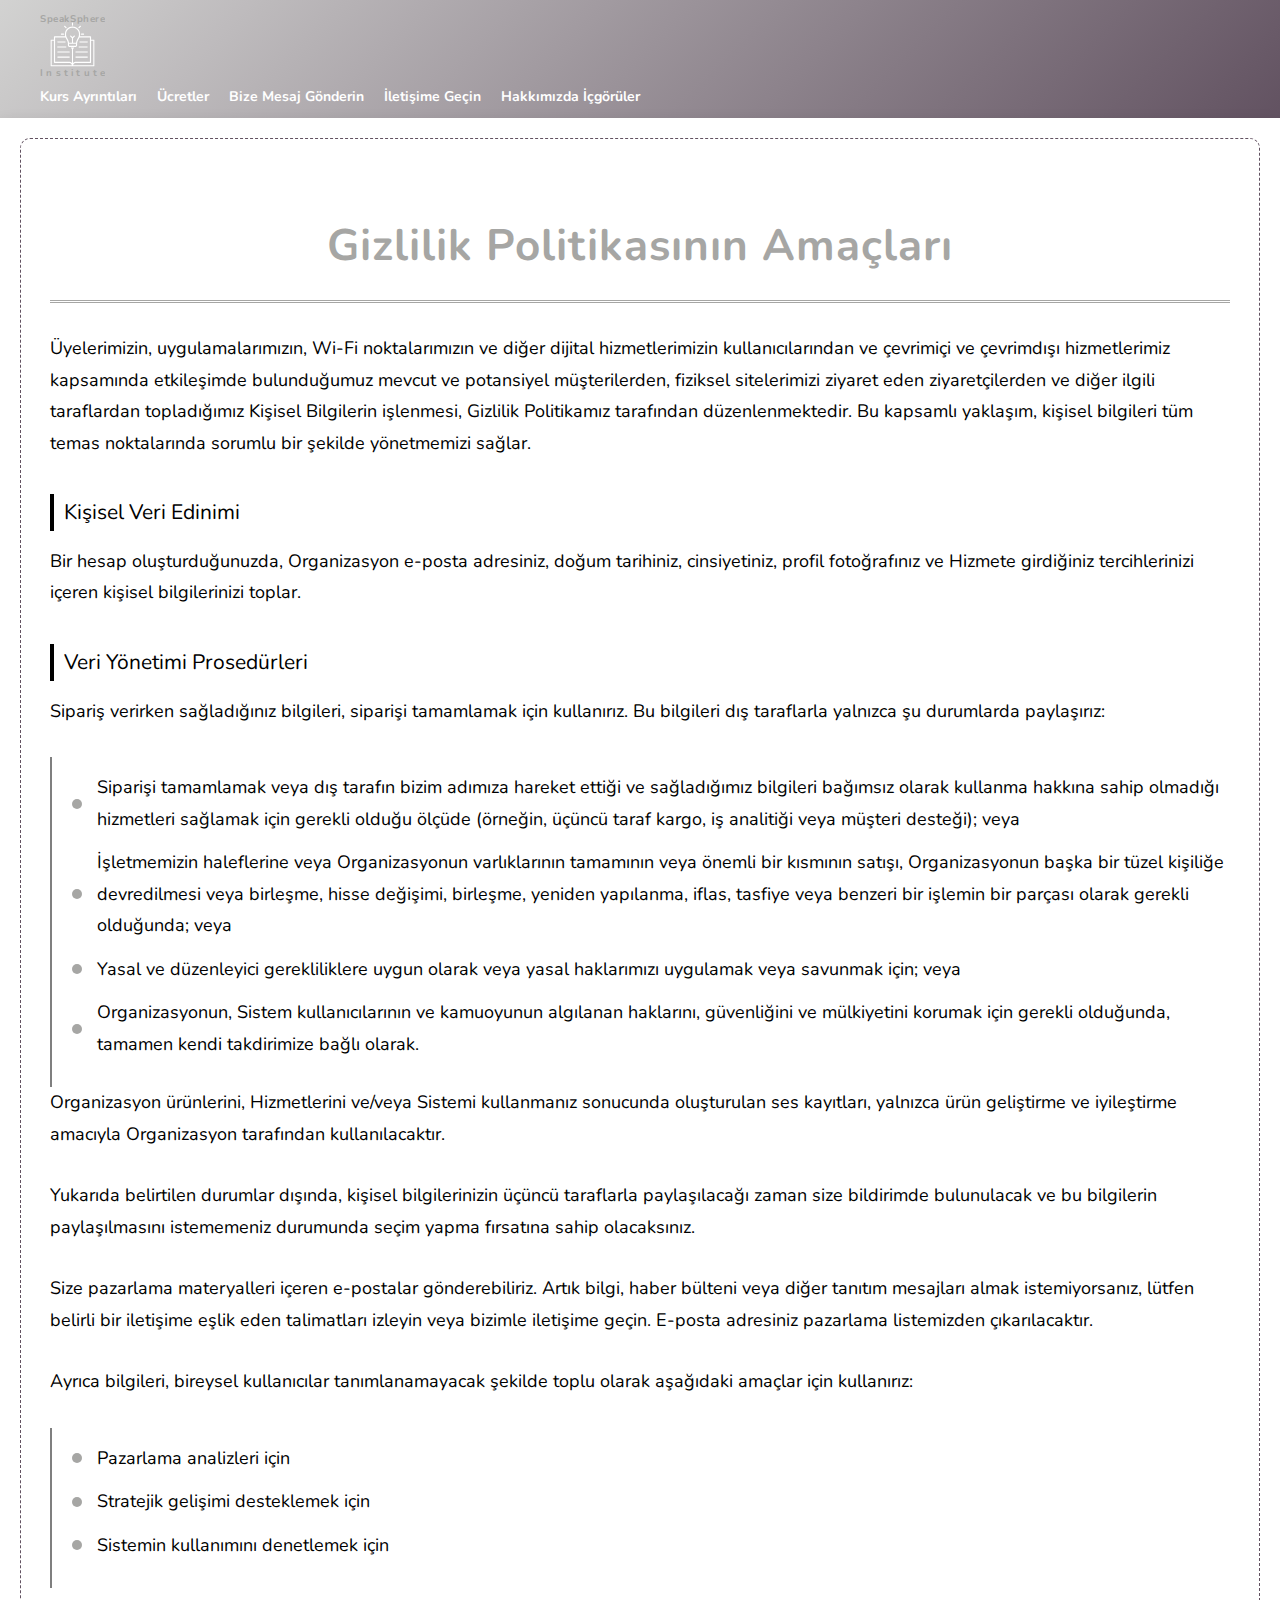
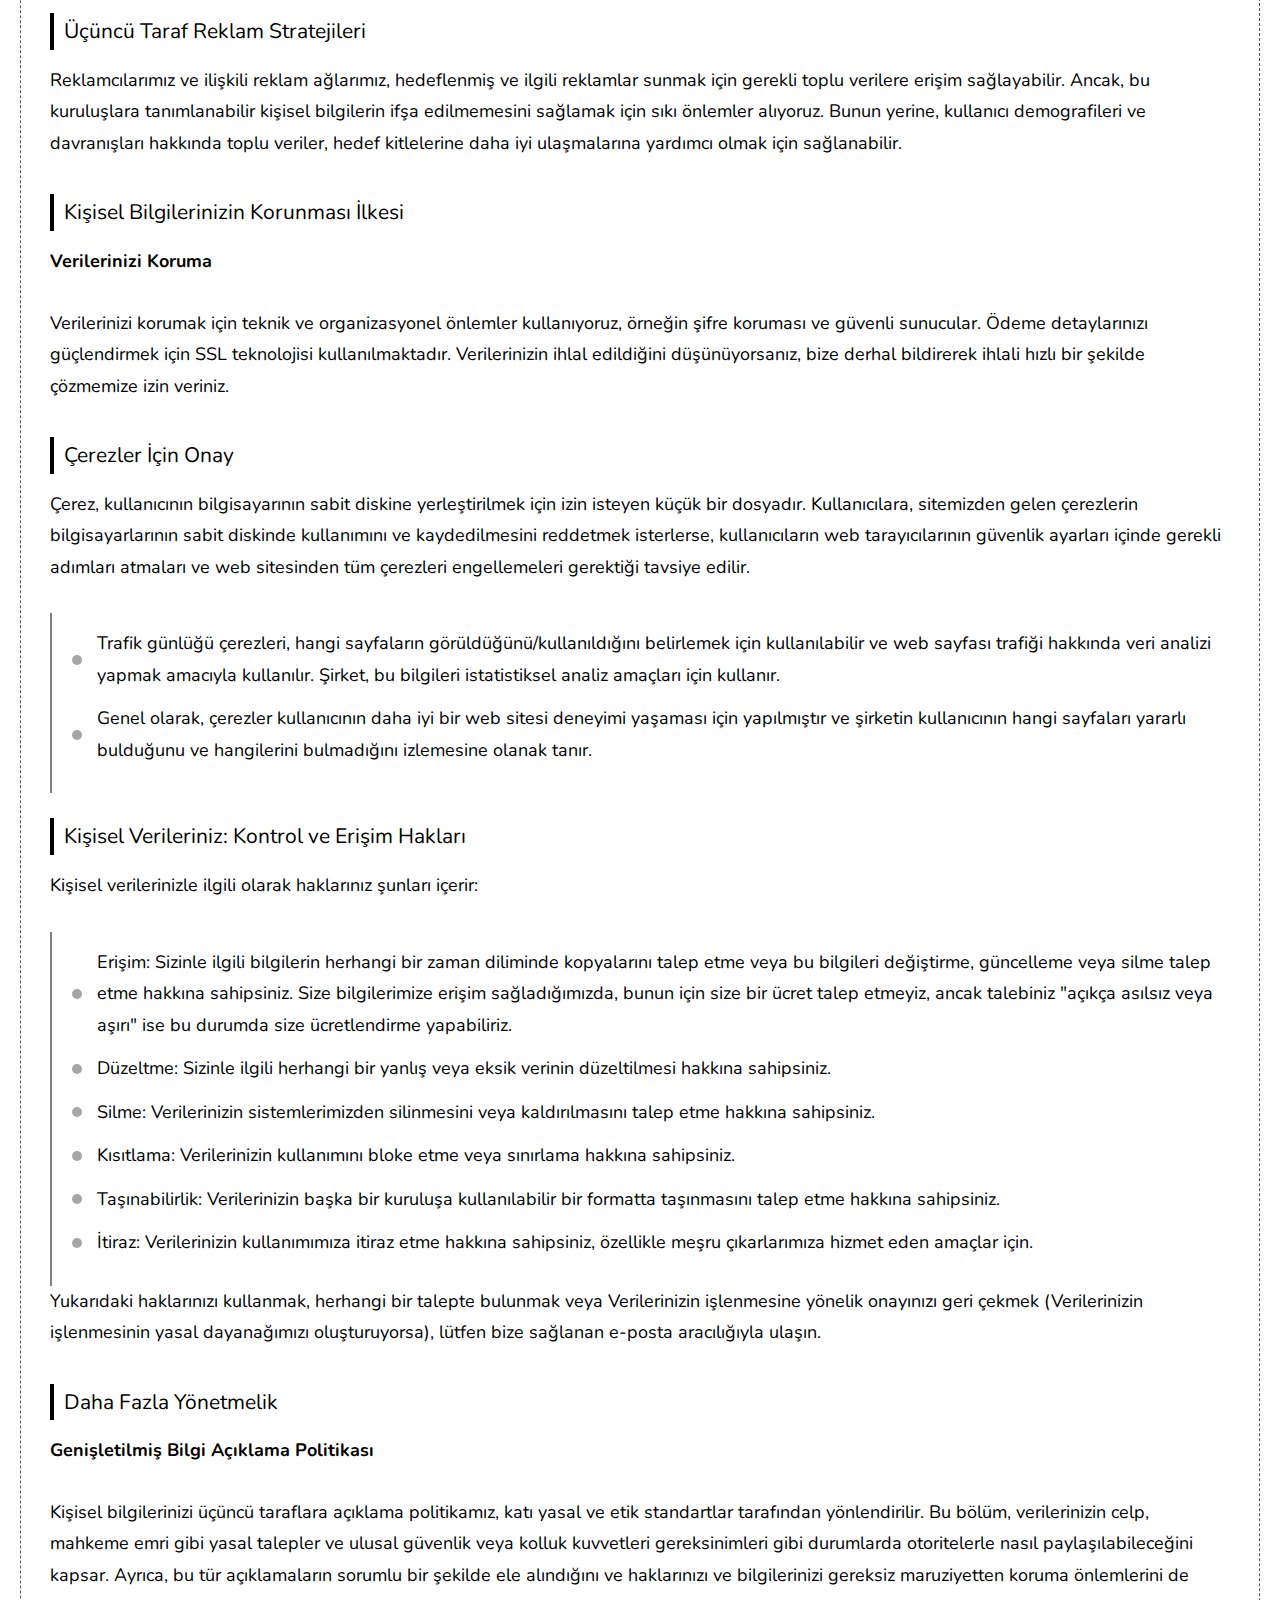
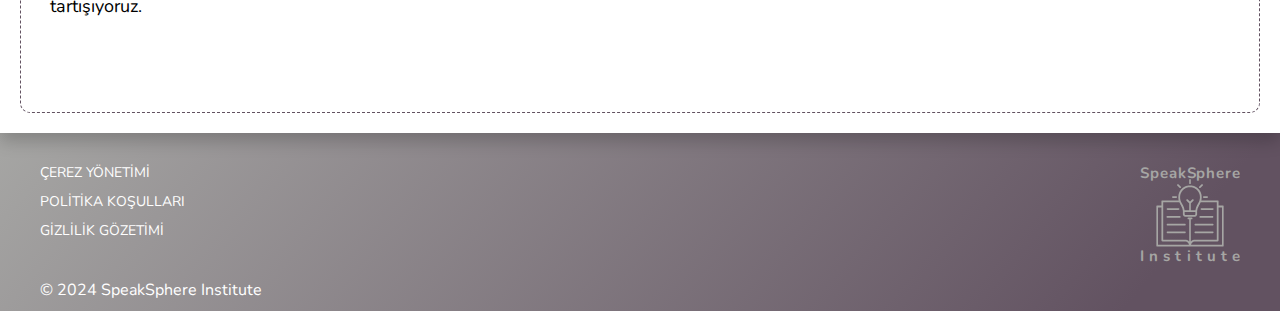
<file: online-data-protection.html>
<!DOCTYPE html>
<html lang="TR">
  <head>
     <meta name="viewport" content="width=device-width, initial-scale=1.0">
     <meta charset="UTF-8">
     <title>
       Espor Takımı Yönetimi - Başlangıç Rehberi
     </title>
     <meta name="twitter:site" content="Espor Takımı Yönetimi: Başlangıç Rehberi">
     <meta property="instapp:hashtags" content="Espor Takımı Yönetimi: Başlangıç Rehberi">
     <meta name="twitter:creator" content="SpeakSphere Institute">
     <meta name="description" content="SpeakSphere Institute, e-spor takım yönetimi üzerine kurslar sunan bir kurum olarak, kendine özgü bir kurumsal kültüre sahiptir">
     <link rel="icon" type="image/svg+xml" href="./favicon.svg">
     <link rel="preconnect" href="https://fonts.googleapis.com">
     <link rel="preconnect" href="https://fonts.gstatic.com" crossorigin="">
     <link href="https://fonts.googleapis.com/css2?family=Nunito:ital,wght@0,200..1000;1,200..1000&amp;display=swap" rel="stylesheet">
     <link rel="stylesheet" type="text/css" href="./files/web_library/main.css">
  </head>
  <body>
     <div class="base-wrapper-template">
       <header>
          <div class="main_header">
            <div class="container">
               <div class="header_content">
                 <div class="logo_holder">
                    <a class="logotype" href="./"><svg fill="rgb(166,166,164)" height="512pt" preserveaspectratio="xMidYMid meet" version="1.0" viewbox="0 0 512 512" width="512pt" xmlns=
                    "http://www.w3.org/2000/svg">
                    <g transform="translate(76.8,76.8) scale(0.7)">
                      <g transform="translate(0.000000,512) scale(0.100000,-0.100000)">
                         <path d=
                         "M 2520 5020 h 80 v 10 h -80 z M 2510 5010 h 100 v 10 h -100 z M 2500 5000 h 120 v 10 h -120 z M 2500 4990 h 120 v 10 h -120 z M 2500 4980 h 120 v 10 h -120 z M 2500 4970 h 120 v 10 h -120 z M 2500 4960 h 120 v 10 h -120 z M 2500 4950 h 120 v 10 h -120 z M 2500 4940 h 120 v 10 h -120 z M 2500 4930 h 120 v 10 h -120 z M 2500 4920 h 120 v 10 h -120 z M 2500 4910 h 120 v 10 h -120 z M 2500 4900 h 120 v 10 h -120 z M 2500 4890 h 120 v 10 h -120 z M 2500 4880 h 120 v 10 h -120 z M 2500 4870 h 120 v 10 h -120 z M 2500 4860 h 120 v 10 h -120 z M 2500 4850 h 120 v 10 h -120 z M 2500 4840 h 120 v 10 h -120 z M 2500 4830 h 120 v 10 h -120 z M 2500 4820 h 120 v 10 h -120 z M 2500 4810 h 120 v 10 h -120 z M 2500 4800 h 120 v 10 h -120 z M 2500 4790 h 120 v 10 h -120 z M 2500 4780 h 120 v 10 h -120 z M 2500 4770 h 120 v 10 h -120 z M 2500 4760 h 120 v 10 h -120 z M 2500 4750 h 120 v 10 h -120 z M 2500 4740 h 120 v 10 h -120 z M 2500 4730 h 120 v 10 h -120 z M 2500 4720 h 120 v 10 h -120 z M 2500 4710 h 120 v 10 h -120 z M 2510 4700 h 100 v 10 h -100 z M 2510 4690 h 100 v 10 h -100 z M 2530 4680 h 60 v 10 h -60 z M 1650 4660 h 60 v 10 h -60 z M 3410 4660 h 60 v 10 h -60 z M 1640 4650 h 80 v 10 h -80 z M 3400 4650 h 80 v 10 h -80 z M 1630 4640 h 100 v 10 h -100 z M 3390 4640 h 100 v 10 h -100 z M 1620 4630 h 120 v 10 h -120 z M 3380 4630 h 120 v 10 h -120 z M 1620 4620 h 130 v 10 h -130 z M 3370 4620 h 130 v 10 h -130 z M 1610 4610 h 150 v 10 h -150 z M 3360 4610 h 150 v 10 h -150 z M 1610 4600 h 160 v 10 h -160 z M 3350 4600 h 160 v 10 h -160 z M 1610 4590 h 170 v 10 h -170 z M 3340 4590 h 170 v 10 h -170 z M 1620 4580 h 170 v 10 h -170 z M 3330 4580 h 170 v 10 h -170 z M 1620 4570 h 180 v 10 h -180 z M 2470 4570 h 180 v 10 h -180 z M 3320 4570 h 180 v 10 h -180 z M 1630 4560 h 180 v 10 h -180 z M 2400 4560 h 320 v 10 h -320 z M 3310 4560 h 180 v 10 h -180 z M 1640 4550 h 180 v 10 h -180 z M 2350 4550 h 420 v 10 h -420 z M 3300 4550 h 180 v 10 h -180 z M 1650 4540 h 180 v 10 h -180 z M 2310 4540 h 500 v 10 h -500 z M 3290 4540 h 180 v 10 h -180 z M 1660 4530 h 180 v 10 h -180 z M 2280 4530 h 560 v 10 h -560 z M 3280 4530 h 180 v 10 h -180 z M 1670 4520 h 180 v 10 h -180 z M 2250 4520 h 620 v 10 h -620 z M 3270 4520 h 180 v 10 h -180 z M 1680 4510 h 180 v 10 h -180 z M 2230 4510 h 660 v 10 h -660 z M 3260 4510 h 180 v 10 h -180 z M 1690 4500 h 180 v 10 h -180 z M 2210 4500 h 700 v 10 h -700 z M 3250 4500 h 180 v 10 h -180 z M 1700 4490 h 180 v 10 h -180 z M 2180 4490 h 760 v 10 h -760 z M 3240 4490 h 180 v 10 h -180 z M 1710 4480 h 180 v 10 h -180 z M 2160 4480 h 790 v 10 h -790 z M 3230 4480 h 180 v 10 h -180 z M 1720 4470 h 180 v 10 h -180 z M 2150 4470 h 820 v 10 h -820 z M 3220 4470 h 180 v 10 h -180 z M 1730 4460 h 170 v 10 h -170 z M 2130 4460 h 860 v 10 h -860 z M 3220 4460 h 170 v 10 h -170 z M 1740 4450 h 160 v 10 h -160 z M 2110 4450 h 900 v 10 h -900 z M 3220 4450 h 160 v 10 h -160 z M 1750 4440 h 150 v 10 h -150 z M 2100 4440 h 380 v 10 h -380 z M 2640 4440 h 380 v 10 h -380 z M 3220 4440 h 150 v 10 h -150 z M 1760 4430 h 140 v 10 h -140 z M 2080 4430 h 340 v 10 h -340 z M 2700 4430 h 340 v 10 h -340 z M 3220 4430 h 140 v 10 h -140 z M 1770 4420 h 130 v 10 h -130 z M 2070 4420 h 300 v 10 h -300 z M 2750 4420 h 300 v 10 h -300 z M 3220 4420 h 130 v 10 h -130 z M 1780 4410 h 120 v 10 h -120 z M 2050 4410 h 290 v 10 h -290 z M 2780 4410 h 290 v 10 h -290 z M 3220 4410 h 120 v 10 h -120 z M 1790 4400 h 100 v 10 h -100 z M 2040 4400 h 270 v 10 h -270 z M 2810 4400 h 270 v 10 h -270 z M 3230 4400 h 100 v 10 h -100 z M 1800 4390 h 80 v 10 h -80 z M 2030 4390 h 260 v 10 h -260 z M 2830 4390 h 260 v 10 h -260 z M 3240 4390 h 80 v 10 h -80 z M 1810 4380 h 60 v 10 h -60 z M 2010 4380 h 250 v 10 h -250 z M 2860 4380 h 250 v 10 h -250 z M 3250 4380 h 60 v 10 h -60 z M 2000 4370 h 240 v 10 h -240 z M 2880 4370 h 240 v 10 h -240 z M 1990 4360 h 230 v 10 h -230 z M 2900 4360 h 230 v 10 h -230 z M 1980 4350 h 220 v 10 h -220 z M 2920 4350 h 220 v 10 h -220 z M 1970 4340 h 220 v 10 h -220 z M 2930 4340 h 220 v 10 h -220 z M 1960 4330 h 210 v 10 h -210 z M 2950 4330 h 210 v 10 h -210 z M 1950 4320 h 210 v 10 h -210 z M 2960 4320 h 210 v 10 h -210 z M 1940 4310 h 200 v 10 h -200 z M 2980 4310 h 200 v 10 h -200 z M 1930 4300 h 200 v 10 h -200 z M 2990 4300 h 200 v 10 h -200 z M 1920 4290 h 190 v 10 h -190 z M 3010 4290 h 190 v 10 h -190 z M 1910 4280 h 190 v 10 h -190 z M 3020 4280 h 190 v 10 h -190 z M 1900 4270 h 190 v 10 h -190 z M 3030 4270 h 190 v 10 h -190 z M 1890 4260 h 190 v 10 h -190 z M 3040 4260 h 190 v 10 h -190 z M 1890 4250 h 180 v 10 h -180 z M 3050 4250 h 180 v 10 h -180 z M 1880 4240 h 180 v 10 h -180 z M 3060 4240 h 180 v 10 h -180 z M 1870 4230 h 180 v 10 h -180 z M 3070 4230 h 180 v 10 h -180 z M 1860 4220 h 180 v 10 h -180 z M 3080 4220 h 180 v 10 h -180 z M 1860 4210 h 170 v 10 h -170 z M 3090 4210 h 170 v 10 h -170 z M 1850 4200 h 170 v 10 h -170 z M 3100 4200 h 170 v 10 h -170 z M 1840 4190 h 170 v 10 h -170 z M 3110 4190 h 170 v 10 h -170 z M 1840 4180 h 160 v 10 h -160 z M 3120 4180 h 160 v 10 h -160 z M 1830 4170 h 160 v 10 h -160 z M 3130 4170 h 160 v 10 h -160 z M 1820 4160 h 170 v 10 h -170 z M 3130 4160 h 170 v 10 h -170 z M 1820 4150 h 160 v 10 h -160 z M 3140 4150 h 160 v 10 h -160 z M 1810 4140 h 160 v 10 h -160 z M 3150 4140 h 160 v 10 h -160 z M 1810 4130 h 150 v 10 h -150 z M 3160 4130 h 150 v 10 h -150 z M 1800 4120 h 160 v 10 h -160 z M 3160 4120 h 160 v 10 h -160 z M 1800 4110 h 150 v 10 h -150 z M 3170 4110 h 150 v 10 h -150 z M 1790 4100 h 150 v 10 h -150 z M 3180 4100 h 150 v 10 h -150 z M 1790 4090 h 150 v 10 h -150 z M 3180 4090 h 150 v 10 h -150 z M 1780 4080 h 150 v 10 h -150 z M 3190 4080 h 150 v 10 h -150 z M 1780 4070 h 150 v 10 h -150 z M 3190 4070 h 150 v 10 h -150 z M 1770 4060 h 150 v 10 h -150 z M 3200 4060 h 150 v 10 h -150 z M 1770 4050 h 150 v 10 h -150 z M 3200 4050 h 150 v 10 h -150 z M 1770 4040 h 140 v 10 h -140 z M 3210 4040 h 140 v 10 h -140 z M 1760 4030 h 150 v 10 h -150 z M 3210 4030 h 150 v 10 h -150 z M 1760 4020 h 140 v 10 h -140 z M 3220 4020 h 140 v 10 h -140 z M 1750 4010 h 150 v 10 h -150 z M 3220 4010 h 150 v 10 h -150 z M 1750 4000 h 140 v 10 h -140 z M 3230 4000 h 140 v 10 h -140 z M 1750 3990 h 140 v 10 h -140 z M 3230 3990 h 140 v 10 h -140 z M 1740 3980 h 140 v 10 h -140 z M 3240 3980 h 140 v 10 h -140 z M 1740 3970 h 140 v 10 h -140 z M 3240 3970 h 140 v 10 h -140 z M 1740 3960 h 140 v 10 h -140 z M 3240 3960 h 140 v 10 h -140 z M 1740 3950 h 130 v 10 h -130 z M 3250 3950 h 130 v 10 h -130 z M 1730 3940 h 140 v 10 h -140 z M 3250 3940 h 140 v 10 h -140 z M 1730 3930 h 140 v 10 h -140 z M 3250 3930 h 140 v 10 h -140 z M 1730 3920 h 130 v 10 h -130 z M 3260 3920 h 130 v 10 h -130 z M 1730 3910 h 130 v 10 h -130 z M 3260 3910 h 130 v 10 h -130 z M 1720 3900 h 140 v 10 h -140 z M 3260 3900 h 140 v 10 h -140 z M 1720 3890 h 140 v 10 h -140 z M 3260 3890 h 140 v 10 h -140 z M 1720 3880 h 130 v 10 h -130 z M 3270 3880 h 130 v 10 h -130 z M 1720 3870 h 130 v 10 h -130 z M 3270 3870 h 130 v 10 h -130 z M 1720 3860 h 130 v 10 h -130 z M 3270 3860 h 130 v 10 h -130 z M 1710 3850 h 140 v 10 h -140 z M 3270 3850 h 140 v 10 h -140 z M 1710 3840 h 140 v 10 h -140 z M 3270 3840 h 140 v 10 h -140 z M 1710 3830 h 130 v 10 h -130 z M 3280 3830 h 130 v 10 h -130 z M 1710 3820 h 130 v 10 h -130 z M 3280 3820 h 130 v 10 h -130 z M 1710 3810 h 130 v 10 h -130 z M 3280 3810 h 130 v 10 h -130 z M 1710 3800 h 130 v 10 h -130 z M 3280 3800 h 130 v 10 h -130 z M 1710 3790 h 130 v 10 h -130 z M 3280 3790 h 130 v 10 h -130 z M 1290 3780 h 280 v 10 h -280 z M 1710 3780 h 130 v 10 h -130 z M 3280 3780 h 130 v 10 h -130 z M 3550 3780 h 280 v 10 h -280 z M 1270 3770 h 310 v 10 h -310 z M 1710 3770 h 130 v 10 h -130 z M 3280 3770 h 130 v 10 h -130 z M 3540 3770 h 310 v 10 h -310 z M 1260 3760 h 330 v 10 h -330 z M 1710 3760 h 130 v 10 h -130 z M 3280 3760 h 130 v 10 h -130 z M 3530 3760 h 330 v 10 h -330 z M 1260 3750 h 340 v 10 h -340 z M 1710 3750 h 130 v 10 h -130 z M 3280 3750 h 130 v 10 h -130 z M 3520 3750 h 340 v 10 h -340 z M 1250 3740 h 350 v 10 h -350 z M 1700 3740 h 130 v 10 h -130 z M 3290 3740 h 130 v 10 h -130 z M 3520 3740 h 350 v 10 h -350 z M 1250 3730 h 360 v 10 h -360 z M 1700 3730 h 130 v 10 h -130 z M 3290 3730 h 130 v 10 h -130 z M 3510 3730 h 360 v 10 h -360 z M 1250 3720 h 360 v 10 h -360 z M 1700 3720 h 130 v 10 h -130 z M 3290 3720 h 130 v 10 h -130 z M 3510 3720 h 360 v 10 h -360 z M 1250 3710 h 360 v 10 h -360 z M 1700 3710 h 130 v 10 h -130 z M 3290 3710 h 130 v 10 h -130 z M 3510 3710 h 360 v 10 h -360 z M 1250 3700 h 350 v 10 h -350 z M 1700 3700 h 140 v 10 h -140 z M 3290 3700 h 130 v 10 h -130 z M 3520 3700 h 350 v 10 h -350 z M 1260 3690 h 340 v 10 h -340 z M 1700 3690 h 140 v 10 h -140 z M 3290 3690 h 130 v 10 h -130 z M 3520 3690 h 340 v 10 h -340 z M 1260 3680 h 340 v 10 h -340 z M 1710 3680 h 130 v 10 h -130 z M 3280 3680 h 130 v 10 h -130 z M 3520 3680 h 340 v 10 h -340 z M 1270 3670 h 320 v 10 h -320 z M 1710 3670 h 130 v 10 h -130 z M 3280 3670 h 130 v 10 h -130 z M 3530 3670 h 320 v 10 h -320 z M 1290 3660 h 280 v 10 h -280 z M 1710 3660 h 130 v 10 h -130 z M 3280 3660 h 130 v 10 h -130 z M 3550 3660 h 280 v 10 h -280 z M 1710 3650 h 130 v 10 h -130 z M 3280 3650 h 130 v 10 h -130 z M 1710 3640 h 130 v 10 h -130 z M 3280 3640 h 130 v 10 h -130 z M 1710 3630 h 130 v 10 h -130 z M 3280 3630 h 130 v 10 h -130 z M 1710 3620 h 130 v 10 h -130 z M 3280 3620 h 130 v 10 h -130 z M 1710 3610 h 130 v 10 h -130 z M 3280 3610 h 130 v 10 h -130 z M 1710 3600 h 130 v 10 h -130 z M 3280 3600 h 130 v 10 h -130 z M 1710 3590 h 130 v 10 h -130 z M 3280 3590 h 130 v 10 h -130 z M 1710 3580 h 140 v 10 h -140 z M 3270 3580 h 140 v 10 h -140 z M 1710 3570 h 140 v 10 h -140 z M 3270 3570 h 140 v 10 h -140 z M 1720 3560 h 130 v 10 h -130 z M 2340 3560 h 30 v 10 h -30 z M 3270 3560 h 130 v 10 h -130 z M 1720 3550 h 130 v 10 h -130 z M 2320 3550 h 70 v 10 h -70 z M 2730 3550 h 70 v 10 h -70 z M 3270 3550 h 130 v 10 h -130 z M 1720 3540 h 130 v 10 h -130 z M 2300 3540 h 110 v 10 h -110 z M 2710 3540 h 100 v 10 h -100 z M 3270 3540 h 130 v 10 h -130 z M 1720 3530 h 130 v 10 h -130 z M 2300 3530 h 120 v 10 h -120 z M 2700 3530 h 120 v 10 h -120 z M 3260 3530 h 140 v 10 h -140 z M 1720 3520 h 140 v 10 h -140 z M 2290 3520 h 140 v 10 h -140 z M 2690 3520 h 140 v 10 h -140 z M 3260 3520 h 140 v 10 h -140 z M 1730 3510 h 130 v 10 h -130 z M 2290 3510 h 150 v 10 h -150 z M 2680 3510 h 150 v 10 h -150 z M 3260 3510 h 130 v 10 h -130 z M 1730 3500 h 130 v 10 h -130 z M 2290 3500 h 160 v 10 h -160 z M 2670 3500 h 160 v 10 h -160 z M 3260 3500 h 130 v 10 h -130 z M 1730 3490 h 140 v 10 h -140 z M 2290 3490 h 170 v 10 h -170 z M 2660 3490 h 170 v 10 h -170 z M 3250 3490 h 140 v 10 h -140 z M 1730 3480 h 140 v 10 h -140 z M 2290 3480 h 180 v 10 h -180 z M 2650 3480 h 180 v 10 h -180 z M 3250 3480 h 140 v 10 h -140 z M 510 3470 h 1360 v 10 h -1360 z M 2290 3470 h 190 v 10 h -190 z M 2640 3470 h 190 v 10 h -190 z M 3250 3470 h 1360 v 10 h -1360 z M 490 3460 h 1380 v 10 h -1380 z M 2300 3460 h 190 v 10 h -190 z M 2630 3460 h 190 v 10 h -190 z M 3250 3460 h 1380 v 10 h -1380 z M 480 3450 h 1400 v 10 h -1400 z M 2310 3450 h 190 v 10 h -190 z M 2620 3450 h 190 v 10 h -190 z M 3240 3450 h 1400 v 10 h -1400 z M 480 3440 h 1400 v 10 h -1400 z M 2320 3440 h 190 v 10 h -190 z M 2610 3440 h 190 v 10 h -190 z M 3240 3440 h 1400 v 10 h -1400 z M 480 3430 h 1400 v 10 h -1400 z M 2330 3430 h 190 v 10 h -190 z M 2600 3430 h 190 v 10 h -190 z M 3240 3430 h 1400 v 10 h -1400 z M 470 3420 h 1420 v 10 h -1420 z M 2340 3420 h 190 v 10 h -190 z M 2590 3420 h 190 v 10 h -190 z M 3230 3420 h 1420 v 10 h -1420 z M 470 3410 h 1420 v 10 h -1420 z M 2350 3410 h 190 v 10 h -190 z M 2580 3410 h 190 v 10 h -190 z M 3230 3410 h 1420 v 10 h -1420 z M 470 3400 h 1430 v 10 h -1430 z M 2360 3400 h 190 v 10 h -190 z M 2570 3400 h 190 v 10 h -190 z M 3220 3400 h 1430 v 10 h -1430 z M 470 3390 h 1430 v 10 h -1430 z M 2370 3390 h 380 v 10 h -380 z M 3220 3390 h 1430 v 10 h -1430 z M 470 3380 h 1430 v 10 h -1430 z M 2380 3380 h 360 v 10 h -360 z M 3210 3380 h 1440 v 10 h -1440 z M 470 3370 h 1440 v 10 h -1440 z M 2390 3370 h 340 v 10 h -340 z M 3210 3370 h 1440 v 10 h -1440 z M 470 3360 h 1440 v 10 h -1440 z M 2400 3360 h 320 v 10 h -320 z M 3210 3360 h 1440 v 10 h -1440 z M 470 3350 h 1450 v 10 h -1450 z M 2410 3350 h 300 v 10 h -300 z M 3200 3350 h 1450 v 10 h -1450 z M 470 3340 h 130 v 10 h -130 z M 1780 3340 h 140 v 10 h -140 z M 2420 3340 h 280 v 10 h -280 z M 3200 3340 h 140 v 10 h -140 z M 4520 3340 h 130 v 10 h -130 z M 470 3330 h 130 v 10 h -130 z M 1780 3330 h 150 v 10 h -150 z M 2430 3330 h 260 v 10 h -260 z M 3190 3330 h 150 v 10 h -150 z M 4520 3330 h 130 v 10 h -130 z M 470 3320 h 130 v 10 h -130 z M 1790 3320 h 140 v 10 h -140 z M 2440 3320 h 240 v 10 h -240 z M 3190 3320 h 140 v 10 h -140 z M 4520 3320 h 130 v 10 h -130 z M 470 3310 h 130 v 10 h -130 z M 1790 3310 h 150 v 10 h -150 z M 2450 3310 h 220 v 10 h -220 z M 3180 3310 h 150 v 10 h -150 z M 4520 3310 h 130 v 10 h -130 z M 470 3300 h 130 v 10 h -130 z M 1800 3300 h 140 v 10 h -140 z M 2460 3300 h 200 v 10 h -200 z M 3180 3300 h 140 v 10 h -140 z M 4520 3300 h 130 v 10 h -130 z M 470 3290 h 130 v 10 h -130 z M 1800 3290 h 150 v 10 h -150 z M 2470 3290 h 180 v 10 h -180 z M 3170 3290 h 150 v 10 h -150 z M 4520 3290 h 130 v 10 h -130 z M 470 3280 h 130 v 10 h -130 z M 1810 3280 h 140 v 10 h -140 z M 2480 3280 h 160 v 10 h -160 z M 3170 3280 h 140 v 10 h -140 z M 4520 3280 h 130 v 10 h -130 z M 470 3270 h 130 v 10 h -130 z M 1810 3270 h 150 v 10 h -150 z M 2490 3270 h 140 v 10 h -140 z M 3160 3270 h 150 v 10 h -150 z M 4520 3270 h 130 v 10 h -130 z M 470 3260 h 130 v 10 h -130 z M 1820 3260 h 150 v 10 h -150 z M 2500 3260 h 120 v 10 h -120 z M 3150 3260 h 150 v 10 h -150 z M 4520 3260 h 130 v 10 h -130 z M 470 3250 h 130 v 10 h -130 z M 1820 3250 h 150 v 10 h -150 z M 2500 3250 h 120 v 10 h -120 z M 3150 3250 h 150 v 10 h -150 z M 4520 3250 h 130 v 10 h -130 z M 470 3240 h 130 v 10 h -130 z M 1830 3240 h 150 v 10 h -150 z M 2500 3240 h 120 v 10 h -120 z M 3140 3240 h 150 v 10 h -150 z M 4520 3240 h 130 v 10 h -130 z M 470 3230 h 130 v 10 h -130 z M 1830 3230 h 150 v 10 h -150 z M 2500 3230 h 120 v 10 h -120 z M 3140 3230 h 150 v 10 h -150 z M 4520 3230 h 130 v 10 h -130 z M 470 3220 h 130 v 10 h -130 z M 1840 3220 h 150 v 10 h -150 z M 2500 3220 h 120 v 10 h -120 z M 3130 3220 h 150 v 10 h -150 z M 4520 3220 h 130 v 10 h -130 z M 470 3210 h 130 v 10 h -130 z M 1840 3210 h 150 v 10 h -150 z M 2500 3210 h 120 v 10 h -120 z M 3130 3210 h 150 v 10 h -150 z M 4520 3210 h 130 v 10 h -130 z M 470 3200 h 130 v 10 h -130 z M 1850 3200 h 150 v 10 h -150 z M 2500 3200 h 120 v 10 h -120 z M 3120 3200 h 150 v 10 h -150 z M 4520 3200 h 130 v 10 h -130 z M 470 3190 h 130 v 10 h -130 z M 1850 3190 h 150 v 10 h -150 z M 2500 3190 h 120 v 10 h -120 z M 3120 3190 h 150 v 10 h -150 z M 4520 3190 h 130 v 10 h -130 z M 470 3180 h 130 v 10 h -130 z M 1860 3180 h 150 v 10 h -150 z M 2500 3180 h 120 v 10 h -120 z M 3110 3180 h 150 v 10 h -150 z M 4520 3180 h 130 v 10 h -130 z M 470 3170 h 130 v 10 h -130 z M 1860 3170 h 160 v 10 h -160 z M 2500 3170 h 120 v 10 h -120 z M 3100 3170 h 160 v 10 h -160 z M 4520 3170 h 130 v 10 h -130 z M 470 3160 h 130 v 10 h -130 z M 1870 3160 h 150 v 10 h -150 z M 2500 3160 h 120 v 10 h -120 z M 3100 3160 h 150 v 10 h -150 z M 4520 3160 h 130 v 10 h -130 z M 470 3150 h 130 v 10 h -130 z M 1870 3150 h 160 v 10 h -160 z M 2500 3150 h 120 v 10 h -120 z M 3090 3150 h 160 v 10 h -160 z M 4520 3150 h 130 v 10 h -130 z M 470 3140 h 130 v 10 h -130 z M 1880 3140 h 150 v 10 h -150 z M 2500 3140 h 120 v 10 h -120 z M 3090 3140 h 150 v 10 h -150 z M 4520 3140 h 130 v 10 h -130 z M 470 3130 h 130 v 10 h -130 z M 1890 3130 h 150 v 10 h -150 z M 2500 3130 h 120 v 10 h -120 z M 3080 3130 h 150 v 10 h -150 z M 4520 3130 h 130 v 10 h -130 z M 470 3120 h 130 v 10 h -130 z M 1890 3120 h 150 v 10 h -150 z M 2500 3120 h 120 v 10 h -120 z M 3080 3120 h 150 v 10 h -150 z M 4520 3120 h 130 v 10 h -130 z M 470 3110 h 130 v 10 h -130 z M 1900 3110 h 150 v 10 h -150 z M 2500 3110 h 120 v 10 h -120 z M 3070 3110 h 150 v 10 h -150 z M 4520 3110 h 130 v 10 h -130 z M 470 3100 h 130 v 10 h -130 z M 1900 3100 h 150 v 10 h -150 z M 2500 3100 h 120 v 10 h -120 z M 3070 3100 h 150 v 10 h -150 z M 4520 3100 h 130 v 10 h -130 z M 120 3090 h 480 v 10 h -480 z M 1910 3090 h 150 v 10 h -150 z M 2500 3090 h 120 v 10 h -120 z M 3060 3090 h 150 v 10 h -150 z M 4520 3090 h 480 v 10 h -480 z M 110 3080 h 490 v 10 h -490 z M 1910 3080 h 150 v 10 h -150 z M 2500 3080 h 120 v 10 h -120 z M 3060 3080 h 150 v 10 h -150 z M 4520 3080 h 490 v 10 h -490 z M 100 3070 h 500 v 10 h -500 z M 1920 3070 h 150 v 10 h -150 z M 2500 3070 h 120 v 10 h -120 z M 3050 3070 h 150 v 10 h -150 z M 4520 3070 h 500 v 10 h -500 z M 100 3060 h 500 v 10 h -500 z M 1920 3060 h 150 v 10 h -150 z M 2500 3060 h 120 v 10 h -120 z M 3050 3060 h 150 v 10 h -150 z M 4520 3060 h 500 v 10 h -500 z M 100 3050 h 500 v 10 h -500 z M 1930 3050 h 150 v 10 h -150 z M 2500 3050 h 120 v 10 h -120 z M 3040 3050 h 150 v 10 h -150 z M 4520 3050 h 500 v 10 h -500 z M 100 3040 h 500 v 10 h -500 z M 1930 3040 h 150 v 10 h -150 z M 2500 3040 h 120 v 10 h -120 z M 3040 3040 h 150 v 10 h -150 z M 4520 3040 h 500 v 10 h -500 z M 100 3030 h 500 v 10 h -500 z M 1940 3030 h 140 v 10 h -140 z M 2500 3030 h 120 v 10 h -120 z M 3040 3030 h 140 v 10 h -140 z M 4520 3030 h 500 v 10 h -500 z M 100 3020 h 500 v 10 h -500 z M 1940 3020 h 150 v 10 h -150 z M 2500 3020 h 120 v 10 h -120 z M 3030 3020 h 150 v 10 h -150 z M 4520 3020 h 500 v 10 h -500 z M 100 3010 h 500 v 10 h -500 z M 1950 3010 h 140 v 10 h -140 z M 2500 3010 h 120 v 10 h -120 z M 3030 3010 h 140 v 10 h -140 z M 4520 3010 h 500 v 10 h -500 z M 100 3000 h 500 v 10 h -500 z M 1950 3000 h 150 v 10 h -150 z M 2500 3000 h 120 v 10 h -120 z M 3020 3000 h 150 v 10 h -150 z M 4520 3000 h 500 v 10 h -500 z M 100 2990 h 500 v 10 h -500 z M 1960 2990 h 140 v 10 h -140 z M 2500 2990 h 120 v 10 h -120 z M 3020 2990 h 140 v 10 h -140 z M 4520 2990 h 500 v 10 h -500 z M 100 2980 h 500 v 10 h -500 z M 1960 2980 h 150 v 10 h -150 z M 2500 2980 h 120 v 10 h -120 z M 3010 2980 h 150 v 10 h -150 z M 4520 2980 h 500 v 10 h -500 z M 100 2970 h 500 v 10 h -500 z M 1970 2970 h 140 v 10 h -140 z M 2500 2970 h 120 v 10 h -120 z M 3010 2970 h 140 v 10 h -140 z M 4520 2970 h 500 v 10 h -500 z M 100 2960 h 120 v 10 h -120 z M 470 2960 h 130 v 10 h -130 z M 1970 2960 h 140 v 10 h -140 z M 2500 2960 h 120 v 10 h -120 z M 3010 2960 h 140 v 10 h -140 z M 4520 2960 h 130 v 10 h -130 z M 4900 2960 h 120 v 10 h -120 z M 100 2950 h 120 v 10 h -120 z M 470 2950 h 130 v 10 h -130 z M 1970 2950 h 150 v 10 h -150 z M 2500 2950 h 120 v 10 h -120 z M 3000 2950 h 150 v 10 h -150 z M 4520 2950 h 130 v 10 h -130 z M 4900 2950 h 120 v 10 h -120 z M 100 2940 h 120 v 10 h -120 z M 470 2940 h 130 v 10 h -130 z M 1980 2940 h 140 v 10 h -140 z M 2500 2940 h 120 v 10 h -120 z M 3000 2940 h 140 v 10 h -140 z M 4520 2940 h 130 v 10 h -130 z M 4900 2940 h 120 v 10 h -120 z M 100 2930 h 120 v 10 h -120 z M 470 2930 h 130 v 10 h -130 z M 1980 2930 h 140 v 10 h -140 z M 2500 2930 h 120 v 10 h -120 z M 3000 2930 h 140 v 10 h -140 z M 4520 2930 h 130 v 10 h -130 z M 4900 2930 h 120 v 10 h -120 z M 100 2920 h 120 v 10 h -120 z M 470 2920 h 130 v 10 h -130 z M 1990 2920 h 140 v 10 h -140 z M 2500 2920 h 120 v 10 h -120 z M 2990 2920 h 140 v 10 h -140 z M 4520 2920 h 130 v 10 h -130 z M 4900 2920 h 120 v 10 h -120 z M 100 2910 h 120 v 10 h -120 z M 470 2910 h 130 v 10 h -130 z M 1990 2910 h 140 v 10 h -140 z M 2500 2910 h 120 v 10 h -120 z M 2990 2910 h 140 v 10 h -140 z M 4520 2910 h 130 v 10 h -130 z M 4900 2910 h 120 v 10 h -120 z M 100 2900 h 120 v 10 h -120 z M 470 2900 h 130 v 10 h -130 z M 880 2900 h 870 v 10 h -870 z M 1990 2900 h 140 v 10 h -140 z M 2500 2900 h 120 v 10 h -120 z M 2990 2900 h 140 v 10 h -140 z M 3370 2900 h 880 v 10 h -880 z M 4520 2900 h 130 v 10 h -130 z M 4900 2900 h 120 v 10 h -120 z M 100 2890 h 120 v 10 h -120 z M 470 2890 h 130 v 10 h -130 z M 870 2890 h 900 v 10 h -900 z M 2000 2890 h 130 v 10 h -130 z M 2500 2890 h 120 v 10 h -120 z M 2990 2890 h 130 v 10 h -130 z M 3350 2890 h 920 v 10 h -920 z M 4520 2890 h 130 v 10 h -130 z M 4900 2890 h 120 v 10 h -120 z M 100 2880 h 120 v 10 h -120 z M 470 2880 h 130 v 10 h -130 z M 860 2880 h 910 v 10 h -910 z M 2000 2880 h 140 v 10 h -140 z M 2500 2880 h 120 v 10 h -120 z M 2980 2880 h 140 v 10 h -140 z M 3350 2880 h 920 v 10 h -920 z M 4520 2880 h 130 v 10 h -130 z M 4900 2880 h 120 v 10 h -120 z M 100 2870 h 120 v 10 h -120 z M 470 2870 h 130 v 10 h -130 z M 860 2870 h 920 v 10 h -920 z M 2000 2870 h 140 v 10 h -140 z M 2500 2870 h 120 v 10 h -120 z M 2980 2870 h 140 v 10 h -140 z M 3340 2870 h 940 v 10 h -940 z M 4520 2870 h 130 v 10 h -130 z M 4900 2870 h 120 v 10 h -120 z M 100 2860 h 120 v 10 h -120 z M 470 2860 h 130 v 10 h -130 z M 860 2860 h 920 v 10 h -920 z M 2010 2860 h 130 v 10 h -130 z M 2500 2860 h 120 v 10 h -120 z M 2980 2860 h 130 v 10 h -130 z M 3340 2860 h 940 v 10 h -940 z M 4520 2860 h 130 v 10 h -130 z M 4900 2860 h 120 v 10 h -120 z M 100 2850 h 120 v 10 h -120 z M 470 2850 h 130 v 10 h -130 z M 850 2850 h 930 v 10 h -930 z M 2010 2850 h 130 v 10 h -130 z M 2500 2850 h 120 v 10 h -120 z M 2980 2850 h 130 v 10 h -130 z M 3340 2850 h 940 v 10 h -940 z M 4520 2850 h 130 v 10 h -130 z M 4900 2850 h 120 v 10 h -120 z M 100 2840 h 120 v 10 h -120 z M 470 2840 h 130 v 10 h -130 z M 850 2840 h 930 v 10 h -930 z M 2010 2840 h 140 v 10 h -140 z M 2500 2840 h 120 v 10 h -120 z M 2970 2840 h 140 v 10 h -140 z M 3340 2840 h 940 v 10 h -940 z M 4520 2840 h 130 v 10 h -130 z M 4900 2840 h 120 v 10 h -120 z M 100 2830 h 120 v 10 h -120 z M 470 2830 h 130 v 10 h -130 z M 860 2830 h 920 v 10 h -920 z M 2010 2830 h 140 v 10 h -140 z M 2500 2830 h 120 v 10 h -120 z M 2970 2830 h 140 v 10 h -140 z M 3340 2830 h 940 v 10 h -940 z M 4520 2830 h 130 v 10 h -130 z M 4900 2830 h 120 v 10 h -120 z M 100 2820 h 120 v 10 h -120 z M 470 2820 h 130 v 10 h -130 z M 860 2820 h 920 v 10 h -920 z M 2020 2820 h 130 v 10 h -130 z M 2500 2820 h 120 v 10 h -120 z M 2970 2820 h 130 v 10 h -130 z M 3340 2820 h 940 v 10 h -940 z M 4520 2820 h 130 v 10 h -130 z M 4900 2820 h 120 v 10 h -120 z M 100 2810 h 120 v 10 h -120 z M 470 2810 h 130 v 10 h -130 z M 860 2810 h 910 v 10 h -910 z M 2020 2810 h 130 v 10 h -130 z M 2500 2810 h 120 v 10 h -120 z M 2970 2810 h 130 v 10 h -130 z M 3350 2810 h 920 v 10 h -920 z M 4520 2810 h 130 v 10 h -130 z M 4900 2810 h 120 v 10 h -120 z M 100 2800 h 120 v 10 h -120 z M 470 2800 h 130 v 10 h -130 z M 870 2800 h 900 v 10 h -900 z M 2020 2800 h 130 v 10 h -130 z M 2500 2800 h 120 v 10 h -120 z M 2970 2800 h 130 v 10 h -130 z M 3350 2800 h 920 v 10 h -920 z M 4520 2800 h 130 v 10 h -130 z M 4900 2800 h 120 v 10 h -120 z M 100 2790 h 120 v 10 h -120 z M 470 2790 h 130 v 10 h -130 z M 880 2790 h 880 v 10 h -880 z M 2020 2790 h 140 v 10 h -140 z M 2500 2790 h 120 v 10 h -120 z M 2960 2790 h 140 v 10 h -140 z M 3360 2790 h 900 v 10 h -900 z M 4520 2790 h 130 v 10 h -130 z M 4900 2790 h 120 v 10 h -120 z M 100 2780 h 120 v 10 h -120 z M 470 2780 h 130 v 10 h -130 z M 910 2780 h 820 v 10 h -820 z M 2020 2780 h 140 v 10 h -140 z M 2500 2780 h 120 v 10 h -120 z M 2960 2780 h 140 v 10 h -140 z M 3390 2780 h 840 v 10 h -840 z M 4520 2780 h 130 v 10 h -130 z M 4900 2780 h 120 v 10 h -120 z M 100 2770 h 120 v 10 h -120 z M 470 2770 h 130 v 10 h -130 z M 2030 2770 h 130 v 10 h -130 z M 2500 2770 h 120 v 10 h -120 z M 2960 2770 h 130 v 10 h -130 z M 4520 2770 h 130 v 10 h -130 z M 4900 2770 h 120 v 10 h -120 z M 100 2760 h 120 v 10 h -120 z M 470 2760 h 130 v 10 h -130 z M 2030 2760 h 1060 v 10 h -1060 z M 4520 2760 h 130 v 10 h -130 z M 4900 2760 h 120 v 10 h -120 z M 100 2750 h 120 v 10 h -120 z M 470 2750 h 130 v 10 h -130 z M 2030 2750 h 1060 v 10 h -1060 z M 4520 2750 h 130 v 10 h -130 z M 4900 2750 h 120 v 10 h -120 z M 100 2740 h 120 v 10 h -120 z M 470 2740 h 130 v 10 h -130 z M 2030 2740 h 1060 v 10 h -1060 z M 4520 2740 h 130 v 10 h -130 z M 4900 2740 h 120 v 10 h -120 z M 100 2730 h 120 v 10 h -120 z M 470 2730 h 130 v 10 h -130 z M 2030 2730 h 1060 v 10 h -1060 z M 4520 2730 h 130 v 10 h -130 z M 4900 2730 h 120 v 10 h -120 z M 100 2720 h 120 v 10 h -120 z M 470 2720 h 130 v 10 h -130 z M 2040 2720 h 1040 v 10 h -1040 z M 4520 2720 h 130 v 10 h -130 z M 4900 2720 h 120 v 10 h -120 z M 100 2710 h 120 v 10 h -120 z M 470 2710 h 130 v 10 h -130 z M 2040 2710 h 1040 v 10 h -1040 z M 4520 2710 h 130 v 10 h -130 z M 4900 2710 h 120 v 10 h -120 z M 100 2700 h 120 v 10 h -120 z M 470 2700 h 130 v 10 h -130 z M 2040 2700 h 1040 v 10 h -1040 z M 4520 2700 h 130 v 10 h -130 z M 4900 2700 h 120 v 10 h -120 z M 100 2690 h 120 v 10 h -120 z M 470 2690 h 130 v 10 h -130 z M 2040 2690 h 1040 v 10 h -1040 z M 4520 2690 h 130 v 10 h -130 z M 4900 2690 h 120 v 10 h -120 z M 100 2680 h 120 v 10 h -120 z M 470 2680 h 130 v 10 h -130 z M 2040 2680 h 1040 v 10 h -1040 z M 4520 2680 h 130 v 10 h -130 z M 4900 2680 h 120 v 10 h -120 z M 100 2670 h 120 v 10 h -120 z M 470 2670 h 130 v 10 h -130 z M 2040 2670 h 1040 v 10 h -1040 z M 4520 2670 h 130 v 10 h -130 z M 4900 2670 h 120 v 10 h -120 z M 100 2660 h 120 v 10 h -120 z M 470 2660 h 130 v 10 h -130 z M 2040 2660 h 1040 v 10 h -1040 z M 4520 2660 h 130 v 10 h -130 z M 4900 2660 h 120 v 10 h -120 z M 100 2650 h 120 v 10 h -120 z M 470 2650 h 130 v 10 h -130 z M 2040 2650 h 1040 v 10 h -1040 z M 4520 2650 h 130 v 10 h -130 z M 4900 2650 h 120 v 10 h -120 z M 100 2640 h 120 v 10 h -120 z M 470 2640 h 130 v 10 h -130 z M 2040 2640 h 1040 v 10 h -1040 z M 4520 2640 h 130 v 10 h -130 z M 4900 2640 h 120 v 10 h -120 z M 100 2630 h 120 v 10 h -120 z M 470 2630 h 130 v 10 h -130 z M 2040 2630 h 130 v 10 h -130 z M 2950 2630 h 130 v 10 h -130 z M 4520 2630 h 130 v 10 h -130 z M 4900 2630 h 120 v 10 h -120 z M 100 2620 h 120 v 10 h -120 z M 470 2620 h 130 v 10 h -130 z M 2040 2620 h 130 v 10 h -130 z M 2950 2620 h 130 v 10 h -130 z M 4520 2620 h 130 v 10 h -130 z M 4900 2620 h 120 v 10 h -120 z M 100 2610 h 120 v 10 h -120 z M 470 2610 h 130 v 10 h -130 z M 2040 2610 h 130 v 10 h -130 z M 2950 2610 h 130 v 10 h -130 z M 4520 2610 h 130 v 10 h -130 z M 4900 2610 h 120 v 10 h -120 z M 100 2600 h 120 v 10 h -120 z M 470 2600 h 130 v 10 h -130 z M 2040 2600 h 130 v 10 h -130 z M 2950 2600 h 130 v 10 h -130 z M 4520 2600 h 130 v 10 h -130 z M 4900 2600 h 120 v 10 h -120 z M 100 2590 h 120 v 10 h -120 z M 470 2590 h 130 v 10 h -130 z M 2040 2590 h 130 v 10 h -130 z M 2950 2590 h 130 v 10 h -130 z M 4520 2590 h 130 v 10 h -130 z M 4900 2590 h 120 v 10 h -120 z M 100 2580 h 120 v 10 h -120 z M 470 2580 h 130 v 10 h -130 z M 2040 2580 h 130 v 10 h -130 z M 2950 2580 h 130 v 10 h -130 z M 4520 2580 h 130 v 10 h -130 z M 4900 2580 h 120 v 10 h -120 z M 100 2570 h 120 v 10 h -120 z M 470 2570 h 130 v 10 h -130 z M 2040 2570 h 130 v 10 h -130 z M 2950 2570 h 130 v 10 h -130 z M 4520 2570 h 130 v 10 h -130 z M 4900 2570 h 120 v 10 h -120 z M 100 2560 h 120 v 10 h -120 z M 470 2560 h 130 v 10 h -130 z M 2040 2560 h 130 v 10 h -130 z M 2950 2560 h 130 v 10 h -130 z M 4520 2560 h 130 v 10 h -130 z M 4900 2560 h 120 v 10 h -120 z M 100 2550 h 120 v 10 h -120 z M 470 2550 h 130 v 10 h -130 z M 2040 2550 h 130 v 10 h -130 z M 2950 2550 h 130 v 10 h -130 z M 4520 2550 h 130 v 10 h -130 z M 4900 2550 h 120 v 10 h -120 z M 100 2540 h 120 v 10 h -120 z M 470 2540 h 130 v 10 h -130 z M 2040 2540 h 130 v 10 h -130 z M 2950 2540 h 130 v 10 h -130 z M 4520 2540 h 130 v 10 h -130 z M 4900 2540 h 120 v 10 h -120 z M 100 2530 h 120 v 10 h -120 z M 470 2530 h 130 v 10 h -130 z M 2040 2530 h 130 v 10 h -130 z M 2950 2530 h 130 v 10 h -130 z M 4520 2530 h 130 v 10 h -130 z M 4900 2530 h 120 v 10 h -120 z M 100 2520 h 120 v 10 h -120 z M 470 2520 h 130 v 10 h -130 z M 2040 2520 h 130 v 10 h -130 z M 2950 2520 h 130 v 10 h -130 z M 4520 2520 h 130 v 10 h -130 z M 4900 2520 h 120 v 10 h -120 z M 100 2510 h 120 v 10 h -120 z M 470 2510 h 130 v 10 h -130 z M 2040 2510 h 130 v 10 h -130 z M 2950 2510 h 130 v 10 h -130 z M 4520 2510 h 130 v 10 h -130 z M 4900 2510 h 120 v 10 h -120 z M 100 2500 h 120 v 10 h -120 z M 470 2500 h 130 v 10 h -130 z M 2040 2500 h 130 v 10 h -130 z M 2950 2500 h 130 v 10 h -130 z M 4520 2500 h 130 v 10 h -130 z M 4900 2500 h 120 v 10 h -120 z M 100 2490 h 120 v 10 h -120 z M 470 2490 h 130 v 10 h -130 z M 2040 2490 h 130 v 10 h -130 z M 2950 2490 h 130 v 10 h -130 z M 4520 2490 h 130 v 10 h -130 z M 4900 2490 h 120 v 10 h -120 z M 100 2480 h 120 v 10 h -120 z M 470 2480 h 130 v 10 h -130 z M 2040 2480 h 130 v 10 h -130 z M 2950 2480 h 130 v 10 h -130 z M 4520 2480 h 130 v 10 h -130 z M 4900 2480 h 120 v 10 h -120 z M 100 2470 h 120 v 10 h -120 z M 470 2470 h 130 v 10 h -130 z M 2040 2470 h 130 v 10 h -130 z M 2950 2470 h 130 v 10 h -130 z M 4520 2470 h 130 v 10 h -130 z M 4900 2470 h 120 v 10 h -120 z M 100 2460 h 120 v 10 h -120 z M 470 2460 h 130 v 10 h -130 z M 2040 2460 h 130 v 10 h -130 z M 2950 2460 h 130 v 10 h -130 z M 4520 2460 h 130 v 10 h -130 z M 4900 2460 h 120 v 10 h -120 z M 100 2450 h 120 v 10 h -120 z M 470 2450 h 130 v 10 h -130 z M 2040 2450 h 140 v 10 h -140 z M 2940 2450 h 140 v 10 h -140 z M 4520 2450 h 130 v 10 h -130 z M 4900 2450 h 120 v 10 h -120 z M 100 2440 h 120 v 10 h -120 z M 470 2440 h 130 v 10 h -130 z M 2040 2440 h 140 v 10 h -140 z M 2940 2440 h 140 v 10 h -140 z M 4520 2440 h 130 v 10 h -130 z M 4900 2440 h 120 v 10 h -120 z M 100 2430 h 120 v 10 h -120 z M 470 2430 h 130 v 10 h -130 z M 2050 2430 h 140 v 10 h -140 z M 2930 2430 h 140 v 10 h -140 z M 4520 2430 h 130 v 10 h -130 z M 4900 2430 h 120 v 10 h -120 z M 100 2420 h 120 v 10 h -120 z M 470 2420 h 130 v 10 h -130 z M 2050 2420 h 150 v 10 h -150 z M 2920 2420 h 150 v 10 h -150 z M 4520 2420 h 130 v 10 h -130 z M 4900 2420 h 120 v 10 h -120 z M 100 2410 h 120 v 10 h -120 z M 470 2410 h 130 v 10 h -130 z M 2050 2410 h 180 v 10 h -180 z M 2890 2410 h 180 v 10 h -180 z M 4520 2410 h 130 v 10 h -130 z M 4900 2410 h 120 v 10 h -120 z M 100 2400 h 120 v 10 h -120 z M 470 2400 h 130 v 10 h -130 z M 2050 2400 h 1010 v 10 h -1010 z M 4520 2400 h 130 v 10 h -130 z M 4900 2400 h 120 v 10 h -120 z M 100 2390 h 120 v 10 h -120 z M 470 2390 h 130 v 10 h -130 z M 2060 2390 h 1000 v 10 h -1000 z M 4520 2390 h 130 v 10 h -130 z M 4900 2390 h 120 v 10 h -120 z M 100 2380 h 120 v 10 h -120 z M 470 2380 h 130 v 10 h -130 z M 2060 2380 h 1000 v 10 h -1000 z M 4520 2380 h 130 v 10 h -130 z M 4900 2380 h 120 v 10 h -120 z M 100 2370 h 120 v 10 h -120 z M 470 2370 h 130 v 10 h -130 z M 2070 2370 h 980 v 10 h -980 z M 4520 2370 h 130 v 10 h -130 z M 4900 2370 h 120 v 10 h -120 z M 100 2360 h 120 v 10 h -120 z M 470 2360 h 130 v 10 h -130 z M 2080 2360 h 960 v 10 h -960 z M 4520 2360 h 130 v 10 h -130 z M 4900 2360 h 120 v 10 h -120 z M 100 2350 h 120 v 10 h -120 z M 470 2350 h 130 v 10 h -130 z M 2090 2350 h 940 v 10 h -940 z M 4520 2350 h 130 v 10 h -130 z M 4900 2350 h 120 v 10 h -120 z M 100 2340 h 120 v 10 h -120 z M 470 2340 h 130 v 10 h -130 z M 2090 2340 h 940 v 10 h -940 z M 4520 2340 h 130 v 10 h -130 z M 4900 2340 h 120 v 10 h -120 z M 100 2330 h 120 v 10 h -120 z M 470 2330 h 130 v 10 h -130 z M 870 2330 h 970 v 10 h -970 z M 2100 2330 h 920 v 10 h -920 z M 3280 2330 h 960 v 10 h -960 z M 4520 2330 h 130 v 10 h -130 z M 4900 2330 h 120 v 10 h -120 z M 100 2320 h 120 v 10 h -120 z M 470 2320 h 130 v 10 h -130 z M 850 2320 h 1010 v 10 h -1010 z M 2120 2320 h 880 v 10 h -880 z M 3260 2320 h 990 v 10 h -990 z M 4520 2320 h 130 v 10 h -130 z M 4900 2320 h 120 v 10 h -120 z M 100 2310 h 120 v 10 h -120 z M 470 2310 h 130 v 10 h -130 z M 850 2310 h 1010 v 10 h -1010 z M 2130 2310 h 860 v 10 h -860 z M 3260 2310 h 1000 v 10 h -1000 z M 4520 2310 h 130 v 10 h -130 z M 4900 2310 h 120 v 10 h -120 z M 100 2300 h 120 v 10 h -120 z M 470 2300 h 130 v 10 h -130 z M 840 2300 h 1030 v 10 h -1030 z M 2150 2300 h 820 v 10 h -820 z M 3250 2300 h 1010 v 10 h -1010 z M 4520 2300 h 130 v 10 h -130 z M 4900 2300 h 120 v 10 h -120 z M 100 2290 h 120 v 10 h -120 z M 470 2290 h 130 v 10 h -130 z M 840 2290 h 1030 v 10 h -1030 z M 2170 2290 h 780 v 10 h -780 z M 3250 2290 h 1010 v 10 h -1010 z M 4520 2290 h 130 v 10 h -130 z M 4900 2290 h 120 v 10 h -120 z M 100 2280 h 120 v 10 h -120 z M 470 2280 h 130 v 10 h -130 z M 840 2280 h 1030 v 10 h -1030 z M 2200 2280 h 720 v 10 h -720 z M 3250 2280 h 1020 v 10 h -1020 z M 4520 2280 h 130 v 10 h -130 z M 4900 2280 h 120 v 10 h -120 z M 100 2270 h 120 v 10 h -120 z M 470 2270 h 130 v 10 h -130 z M 840 2270 h 1030 v 10 h -1030 z M 3250 2270 h 1020 v 10 h -1020 z M 4520 2270 h 130 v 10 h -130 z M 4900 2270 h 120 v 10 h -120 z M 100 2260 h 120 v 10 h -120 z M 470 2260 h 130 v 10 h -130 z M 840 2260 h 1030 v 10 h -1030 z M 3250 2260 h 1010 v 10 h -1010 z M 4520 2260 h 130 v 10 h -130 z M 4900 2260 h 120 v 10 h -120 z M 100 2250 h 120 v 10 h -120 z M 470 2250 h 130 v 10 h -130 z M 840 2250 h 1030 v 10 h -1030 z M 3250 2250 h 1010 v 10 h -1010 z M 4520 2250 h 130 v 10 h -130 z M 4900 2250 h 120 v 10 h -120 z M 100 2240 h 120 v 10 h -120 z M 470 2240 h 130 v 10 h -130 z M 850 2240 h 1010 v 10 h -1010 z M 3260 2240 h 1000 v 10 h -1000 z M 4520 2240 h 130 v 10 h -130 z M 4900 2240 h 120 v 10 h -120 z M 100 2230 h 120 v 10 h -120 z M 470 2230 h 130 v 10 h -130 z M 850 2230 h 1010 v 10 h -1010 z M 3260 2230 h 990 v 10 h -990 z M 4520 2230 h 130 v 10 h -130 z M 4900 2230 h 120 v 10 h -120 z M 100 2220 h 120 v 10 h -120 z M 470 2220 h 130 v 10 h -130 z M 870 2220 h 980 v 10 h -980 z M 2420 2220 h 280 v 10 h -280 z M 3270 2220 h 970 v 10 h -970 z M 4520 2220 h 130 v 10 h -130 z M 4900 2220 h 120 v 10 h -120 z M 100 2210 h 120 v 10 h -120 z M 470 2210 h 130 v 10 h -130 z M 2400 2210 h 320 v 10 h -320 z M 4520 2210 h 130 v 10 h -130 z M 4900 2210 h 120 v 10 h -120 z M 100 2200 h 120 v 10 h -120 z M 470 2200 h 130 v 10 h -130 z M 2390 2200 h 340 v 10 h -340 z M 4520 2200 h 130 v 10 h -130 z M 4900 2200 h 120 v 10 h -120 z M 100 2190 h 120 v 10 h -120 z M 470 2190 h 130 v 10 h -130 z M 2390 2190 h 340 v 10 h -340 z M 4520 2190 h 130 v 10 h -130 z M 4900 2190 h 120 v 10 h -120 z M 100 2180 h 120 v 10 h -120 z M 470 2180 h 130 v 10 h -130 z M 2380 2180 h 360 v 10 h -360 z M 4520 2180 h 130 v 10 h -130 z M 4900 2180 h 120 v 10 h -120 z M 100 2170 h 120 v 10 h -120 z M 470 2170 h 130 v 10 h -130 z M 2380 2170 h 360 v 10 h -360 z M 4520 2170 h 130 v 10 h -130 z M 4900 2170 h 120 v 10 h -120 z M 100 2160 h 120 v 10 h -120 z M 470 2160 h 130 v 10 h -130 z M 2380 2160 h 360 v 10 h -360 z M 4520 2160 h 130 v 10 h -130 z M 4900 2160 h 120 v 10 h -120 z M 100 2150 h 120 v 10 h -120 z M 470 2150 h 130 v 10 h -130 z M 2380 2150 h 360 v 10 h -360 z M 4520 2150 h 130 v 10 h -130 z M 4900 2150 h 120 v 10 h -120 z M 100 2140 h 120 v 10 h -120 z M 470 2140 h 130 v 10 h -130 z M 2380 2140 h 360 v 10 h -360 z M 4520 2140 h 130 v 10 h -130 z M 4900 2140 h 120 v 10 h -120 z M 100 2130 h 120 v 10 h -120 z M 470 2130 h 130 v 10 h -130 z M 2390 2130 h 340 v 10 h -340 z M 4520 2130 h 130 v 10 h -130 z M 4900 2130 h 120 v 10 h -120 z M 100 2120 h 120 v 10 h -120 z M 470 2120 h 130 v 10 h -130 z M 2390 2120 h 340 v 10 h -340 z M 4520 2120 h 130 v 10 h -130 z M 4900 2120 h 120 v 10 h -120 z M 100 2110 h 120 v 10 h -120 z M 470 2110 h 130 v 10 h -130 z M 2400 2110 h 320 v 10 h -320 z M 4520 2110 h 130 v 10 h -130 z M 4900 2110 h 120 v 10 h -120 z M 100 2100 h 120 v 10 h -120 z M 470 2100 h 130 v 10 h -130 z M 2420 2100 h 280 v 10 h -280 z M 4520 2100 h 130 v 10 h -130 z M 4900 2100 h 120 v 10 h -120 z M 100 2090 h 120 v 10 h -120 z M 470 2090 h 130 v 10 h -130 z M 2500 2090 h 120 v 10 h -120 z M 4520 2090 h 130 v 10 h -130 z M 4900 2090 h 120 v 10 h -120 z M 100 2080 h 120 v 10 h -120 z M 470 2080 h 130 v 10 h -130 z M 2500 2080 h 120 v 10 h -120 z M 4520 2080 h 130 v 10 h -130 z M 4900 2080 h 120 v 10 h -120 z M 100 2070 h 120 v 10 h -120 z M 470 2070 h 130 v 10 h -130 z M 2500 2070 h 120 v 10 h -120 z M 4520 2070 h 130 v 10 h -130 z M 4900 2070 h 120 v 10 h -120 z M 100 2060 h 120 v 10 h -120 z M 470 2060 h 130 v 10 h -130 z M 2500 2060 h 120 v 10 h -120 z M 4520 2060 h 130 v 10 h -130 z M 4900 2060 h 120 v 10 h -120 z M 100 2050 h 120 v 10 h -120 z M 470 2050 h 130 v 10 h -130 z M 2500 2050 h 120 v 10 h -120 z M 4520 2050 h 130 v 10 h -130 z M 4900 2050 h 120 v 10 h -120 z M 100 2040 h 120 v 10 h -120 z M 470 2040 h 130 v 10 h -130 z M 2500 2040 h 120 v 10 h -120 z M 4520 2040 h 130 v 10 h -130 z M 4900 2040 h 120 v 10 h -120 z M 100 2030 h 120 v 10 h -120 z M 470 2030 h 130 v 10 h -130 z M 2500 2030 h 120 v 10 h -120 z M 4520 2030 h 130 v 10 h -130 z M 4900 2030 h 120 v 10 h -120 z M 100 2020 h 120 v 10 h -120 z M 470 2020 h 130 v 10 h -130 z M 2500 2020 h 120 v 10 h -120 z M 4520 2020 h 130 v 10 h -130 z M 4900 2020 h 120 v 10 h -120 z M 100 2010 h 120 v 10 h -120 z M 470 2010 h 130 v 10 h -130 z M 2500 2010 h 120 v 10 h -120 z M 4520 2010 h 130 v 10 h -130 z M 4900 2010 h 120 v 10 h -120 z M 100 2000 h 120 v 10 h -120 z M 470 2000 h 130 v 10 h -130 z M 2500 2000 h 120 v 10 h -120 z M 4520 2000 h 130 v 10 h -130 z M 4900 2000 h 120 v 10 h -120 z M 100 1990 h 120 v 10 h -120 z M 470 1990 h 130 v 10 h -130 z M 2500 1990 h 120 v 10 h -120 z M 4520 1990 h 130 v 10 h -130 z M 4900 1990 h 120 v 10 h -120 z M 100 1980 h 120 v 10 h -120 z M 470 1980 h 130 v 10 h -130 z M 2500 1980 h 120 v 10 h -120 z M 4520 1980 h 130 v 10 h -130 z M 4900 1980 h 120 v 10 h -120 z M 100 1970 h 120 v 10 h -120 z M 470 1970 h 130 v 10 h -130 z M 2500 1970 h 120 v 10 h -120 z M 4520 1970 h 130 v 10 h -130 z M 4900 1970 h 120 v 10 h -120 z M 100 1960 h 120 v 10 h -120 z M 470 1960 h 130 v 10 h -130 z M 2500 1960 h 120 v 10 h -120 z M 4520 1960 h 130 v 10 h -130 z M 4900 1960 h 120 v 10 h -120 z M 100 1950 h 120 v 10 h -120 z M 470 1950 h 130 v 10 h -130 z M 2500 1950 h 120 v 10 h -120 z M 4520 1950 h 130 v 10 h -130 z M 4900 1950 h 120 v 10 h -120 z M 100 1940 h 120 v 10 h -120 z M 470 1940 h 130 v 10 h -130 z M 2500 1940 h 120 v 10 h -120 z M 4520 1940 h 130 v 10 h -130 z M 4900 1940 h 120 v 10 h -120 z M 100 1930 h 120 v 10 h -120 z M 470 1930 h 130 v 10 h -130 z M 2500 1930 h 120 v 10 h -120 z M 4520 1930 h 130 v 10 h -130 z M 4900 1930 h 120 v 10 h -120 z M 100 1920 h 120 v 10 h -120 z M 470 1920 h 130 v 10 h -130 z M 2500 1920 h 120 v 10 h -120 z M 4520 1920 h 130 v 10 h -130 z M 4900 1920 h 120 v 10 h -120 z M 100 1910 h 120 v 10 h -120 z M 470 1910 h 130 v 10 h -130 z M 2500 1910 h 120 v 10 h -120 z M 4520 1910 h 130 v 10 h -130 z M 4900 1910 h 120 v 10 h -120 z M 100 1900 h 120 v 10 h -120 z M 470 1900 h 130 v 10 h -130 z M 2500 1900 h 120 v 10 h -120 z M 4520 1900 h 130 v 10 h -130 z M 4900 1900 h 120 v 10 h -120 z M 100 1890 h 120 v 10 h -120 z M 470 1890 h 130 v 10 h -130 z M 2500 1890 h 120 v 10 h -120 z M 4520 1890 h 130 v 10 h -130 z M 4900 1890 h 120 v 10 h -120 z M 100 1880 h 120 v 10 h -120 z M 470 1880 h 130 v 10 h -130 z M 2500 1880 h 120 v 10 h -120 z M 4520 1880 h 130 v 10 h -130 z M 4900 1880 h 120 v 10 h -120 z M 100 1870 h 120 v 10 h -120 z M 470 1870 h 130 v 10 h -130 z M 2500 1870 h 120 v 10 h -120 z M 4520 1870 h 130 v 10 h -130 z M 4900 1870 h 120 v 10 h -120 z M 100 1860 h 120 v 10 h -120 z M 470 1860 h 130 v 10 h -130 z M 2500 1860 h 120 v 10 h -120 z M 4520 1860 h 130 v 10 h -130 z M 4900 1860 h 120 v 10 h -120 z M 100 1850 h 120 v 10 h -120 z M 470 1850 h 130 v 10 h -130 z M 2500 1850 h 120 v 10 h -120 z M 4520 1850 h 130 v 10 h -130 z M 4900 1850 h 120 v 10 h -120 z M 100 1840 h 120 v 10 h -120 z M 470 1840 h 130 v 10 h -130 z M 2500 1840 h 120 v 10 h -120 z M 4520 1840 h 130 v 10 h -130 z M 4900 1840 h 120 v 10 h -120 z M 100 1830 h 120 v 10 h -120 z M 470 1830 h 130 v 10 h -130 z M 2500 1830 h 120 v 10 h -120 z M 4520 1830 h 130 v 10 h -130 z M 4900 1830 h 120 v 10 h -120 z M 100 1820 h 120 v 10 h -120 z M 470 1820 h 130 v 10 h -130 z M 2500 1820 h 120 v 10 h -120 z M 4520 1820 h 130 v 10 h -130 z M 4900 1820 h 120 v 10 h -120 z M 100 1810 h 120 v 10 h -120 z M 470 1810 h 130 v 10 h -130 z M 2500 1810 h 120 v 10 h -120 z M 4520 1810 h 130 v 10 h -130 z M 4900 1810 h 120 v 10 h -120 z M 100 1800 h 120 v 10 h -120 z M 470 1800 h 130 v 10 h -130 z M 2500 1800 h 120 v 10 h -120 z M 4520 1800 h 130 v 10 h -130 z M 4900 1800 h 120 v 10 h -120 z M 100 1790 h 120 v 10 h -120 z M 470 1790 h 130 v 10 h -130 z M 2500 1790 h 120 v 10 h -120 z M 4520 1790 h 130 v 10 h -130 z M 4900 1790 h 120 v 10 h -120 z M 100 1780 h 120 v 10 h -120 z M 470 1780 h 130 v 10 h -130 z M 2500 1780 h 120 v 10 h -120 z M 4520 1780 h 130 v 10 h -130 z M 4900 1780 h 120 v 10 h -120 z M 100 1770 h 120 v 10 h -120 z M 470 1770 h 130 v 10 h -130 z M 2500 1770 h 120 v 10 h -120 z M 4520 1770 h 130 v 10 h -130 z M 4900 1770 h 120 v 10 h -120 z M 100 1760 h 120 v 10 h -120 z M 470 1760 h 130 v 10 h -130 z M 880 1760 h 1340 v 10 h -1340 z M 2500 1760 h 120 v 10 h -120 z M 2920 1760 h 1330 v 10 h -1330 z M 4520 1760 h 130 v 10 h -130 z M 4900 1760 h 120 v 10 h -120 z M 100 1750 h 120 v 10 h -120 z M 470 1750 h 130 v 10 h -130 z M 870 1750 h 1360 v 10 h -1360 z M 2500 1750 h 120 v 10 h -120 z M 2910 1750 h 1360 v 10 h -1360 z M 4520 1750 h 130 v 10 h -130 z M 4900 1750 h 120 v 10 h -120 z M 100 1740 h 120 v 10 h -120 z M 470 1740 h 130 v 10 h -130 z M 860 1740 h 1380 v 10 h -1380 z M 2500 1740 h 120 v 10 h -120 z M 2900 1740 h 1370 v 10 h -1370 z M 4520 1740 h 130 v 10 h -130 z M 4900 1740 h 120 v 10 h -120 z M 100 1730 h 120 v 10 h -120 z M 470 1730 h 130 v 10 h -130 z M 860 1730 h 1380 v 10 h -1380 z M 2500 1730 h 120 v 10 h -120 z M 2890 1730 h 1390 v 10 h -1390 z M 4520 1730 h 130 v 10 h -130 z M 4900 1730 h 120 v 10 h -120 z M 100 1720 h 120 v 10 h -120 z M 470 1720 h 130 v 10 h -130 z M 860 1720 h 1380 v 10 h -1380 z M 2500 1720 h 120 v 10 h -120 z M 2890 1720 h 1390 v 10 h -1390 z M 4520 1720 h 130 v 10 h -130 z M 4900 1720 h 120 v 10 h -120 z M 100 1710 h 120 v 10 h -120 z M 470 1710 h 130 v 10 h -130 z M 850 1710 h 1400 v 10 h -1400 z M 2500 1710 h 120 v 10 h -120 z M 2890 1710 h 1390 v 10 h -1390 z M 4520 1710 h 130 v 10 h -130 z M 4900 1710 h 120 v 10 h -120 z M 100 1700 h 120 v 10 h -120 z M 470 1700 h 130 v 10 h -130 z M 850 1700 h 1400 v 10 h -1400 z M 2500 1700 h 120 v 10 h -120 z M 2890 1700 h 1390 v 10 h -1390 z M 4520 1700 h 130 v 10 h -130 z M 4900 1700 h 120 v 10 h -120 z M 100 1690 h 120 v 10 h -120 z M 470 1690 h 130 v 10 h -130 z M 860 1690 h 1380 v 10 h -1380 z M 2500 1690 h 120 v 10 h -120 z M 2890 1690 h 1390 v 10 h -1390 z M 4520 1690 h 130 v 10 h -130 z M 4900 1690 h 120 v 10 h -120 z M 100 1680 h 120 v 10 h -120 z M 470 1680 h 130 v 10 h -130 z M 860 1680 h 1380 v 10 h -1380 z M 2500 1680 h 120 v 10 h -120 z M 2900 1680 h 1380 v 10 h -1380 z M 4520 1680 h 130 v 10 h -130 z M 4900 1680 h 120 v 10 h -120 z M 100 1670 h 120 v 10 h -120 z M 470 1670 h 130 v 10 h -130 z M 860 1670 h 1380 v 10 h -1380 z M 2500 1670 h 120 v 10 h -120 z M 2900 1670 h 1370 v 10 h -1370 z M 4520 1670 h 130 v 10 h -130 z M 4900 1670 h 120 v 10 h -120 z M 100 1660 h 120 v 10 h -120 z M 470 1660 h 130 v 10 h -130 z M 870 1660 h 1360 v 10 h -1360 z M 2500 1660 h 120 v 10 h -120 z M 2910 1660 h 1360 v 10 h -1360 z M 4520 1660 h 130 v 10 h -130 z M 4900 1660 h 120 v 10 h -120 z M 100 1650 h 120 v 10 h -120 z M 470 1650 h 130 v 10 h -130 z M 880 1650 h 1340 v 10 h -1340 z M 2500 1650 h 120 v 10 h -120 z M 2920 1650 h 1330 v 10 h -1330 z M 4520 1650 h 130 v 10 h -130 z M 4900 1650 h 120 v 10 h -120 z M 100 1640 h 120 v 10 h -120 z M 470 1640 h 130 v 10 h -130 z M 2500 1640 h 120 v 10 h -120 z M 4520 1640 h 130 v 10 h -130 z M 4900 1640 h 120 v 10 h -120 z M 100 1630 h 120 v 10 h -120 z M 470 1630 h 130 v 10 h -130 z M 2500 1630 h 120 v 10 h -120 z M 4520 1630 h 130 v 10 h -130 z M 4900 1630 h 120 v 10 h -120 z M 100 1620 h 120 v 10 h -120 z M 470 1620 h 130 v 10 h -130 z M 2500 1620 h 120 v 10 h -120 z M 4520 1620 h 130 v 10 h -130 z M 4900 1620 h 120 v 10 h -120 z M 100 1610 h 120 v 10 h -120 z M 470 1610 h 130 v 10 h -130 z M 2500 1610 h 120 v 10 h -120 z M 4520 1610 h 130 v 10 h -130 z M 4900 1610 h 120 v 10 h -120 z M 100 1600 h 120 v 10 h -120 z M 470 1600 h 130 v 10 h -130 z M 2500 1600 h 120 v 10 h -120 z M 4520 1600 h 130 v 10 h -130 z M 4900 1600 h 120 v 10 h -120 z M 100 1590 h 120 v 10 h -120 z M 470 1590 h 130 v 10 h -130 z M 2500 1590 h 120 v 10 h -120 z M 4520 1590 h 130 v 10 h -130 z M 4900 1590 h 120 v 10 h -120 z M 100 1580 h 120 v 10 h -120 z M 470 1580 h 130 v 10 h -130 z M 2500 1580 h 120 v 10 h -120 z M 4520 1580 h 130 v 10 h -130 z M 4900 1580 h 120 v 10 h -120 z M 100 1570 h 120 v 10 h -120 z M 470 1570 h 130 v 10 h -130 z M 2500 1570 h 120 v 10 h -120 z M 4520 1570 h 130 v 10 h -130 z M 4900 1570 h 120 v 10 h -120 z M 100 1560 h 120 v 10 h -120 z M 470 1560 h 130 v 10 h -130 z M 2500 1560 h 120 v 10 h -120 z M 4520 1560 h 130 v 10 h -130 z M 4900 1560 h 120 v 10 h -120 z M 100 1550 h 120 v 10 h -120 z M 470 1550 h 130 v 10 h -130 z M 2500 1550 h 120 v 10 h -120 z M 4520 1550 h 130 v 10 h -130 z M 4900 1550 h 120 v 10 h -120 z M 100 1540 h 120 v 10 h -120 z M 470 1540 h 130 v 10 h -130 z M 2500 1540 h 120 v 10 h -120 z M 4520 1540 h 130 v 10 h -130 z M 4900 1540 h 120 v 10 h -120 z M 100 1530 h 120 v 10 h -120 z M 470 1530 h 130 v 10 h -130 z M 2500 1530 h 120 v 10 h -120 z M 4520 1530 h 130 v 10 h -130 z M 4900 1530 h 120 v 10 h -120 z M 100 1520 h 120 v 10 h -120 z M 470 1520 h 130 v 10 h -130 z M 2500 1520 h 120 v 10 h -120 z M 4520 1520 h 130 v 10 h -130 z M 4900 1520 h 120 v 10 h -120 z M 100 1510 h 120 v 10 h -120 z M 470 1510 h 130 v 10 h -130 z M 2500 1510 h 120 v 10 h -120 z M 4520 1510 h 130 v 10 h -130 z M 4900 1510 h 120 v 10 h -120 z M 100 1500 h 120 v 10 h -120 z M 470 1500 h 130 v 10 h -130 z M 2500 1500 h 120 v 10 h -120 z M 4520 1500 h 130 v 10 h -130 z M 4900 1500 h 120 v 10 h -120 z M 100 1490 h 120 v 10 h -120 z M 470 1490 h 130 v 10 h -130 z M 2500 1490 h 120 v 10 h -120 z M 4520 1490 h 130 v 10 h -130 z M 4900 1490 h 120 v 10 h -120 z M 100 1480 h 120 v 10 h -120 z M 470 1480 h 130 v 10 h -130 z M 2500 1480 h 120 v 10 h -120 z M 4520 1480 h 130 v 10 h -130 z M 4900 1480 h 120 v 10 h -120 z M 100 1470 h 120 v 10 h -120 z M 470 1470 h 130 v 10 h -130 z M 2500 1470 h 120 v 10 h -120 z M 4520 1470 h 130 v 10 h -130 z M 4900 1470 h 120 v 10 h -120 z M 100 1460 h 120 v 10 h -120 z M 470 1460 h 130 v 10 h -130 z M 2500 1460 h 120 v 10 h -120 z M 4520 1460 h 130 v 10 h -130 z M 4900 1460 h 120 v 10 h -120 z M 100 1450 h 120 v 10 h -120 z M 470 1450 h 130 v 10 h -130 z M 2500 1450 h 120 v 10 h -120 z M 4520 1450 h 130 v 10 h -130 z M 4900 1450 h 120 v 10 h -120 z M 100 1440 h 120 v 10 h -120 z M 470 1440 h 130 v 10 h -130 z M 2500 1440 h 120 v 10 h -120 z M 4520 1440 h 130 v 10 h -130 z M 4900 1440 h 120 v 10 h -120 z M 100 1430 h 120 v 10 h -120 z M 470 1430 h 130 v 10 h -130 z M 2500 1430 h 120 v 10 h -120 z M 4520 1430 h 130 v 10 h -130 z M 4900 1430 h 120 v 10 h -120 z M 100 1420 h 120 v 10 h -120 z M 470 1420 h 130 v 10 h -130 z M 2500 1420 h 120 v 10 h -120 z M 4520 1420 h 130 v 10 h -130 z M 4900 1420 h 120 v 10 h -120 z M 100 1410 h 120 v 10 h -120 z M 470 1410 h 130 v 10 h -130 z M 2500 1410 h 120 v 10 h -120 z M 4520 1410 h 130 v 10 h -130 z M 4900 1410 h 120 v 10 h -120 z M 100 1400 h 120 v 10 h -120 z M 470 1400 h 130 v 10 h -130 z M 2500 1400 h 120 v 10 h -120 z M 4520 1400 h 130 v 10 h -130 z M 4900 1400 h 120 v 10 h -120 z M 100 1390 h 120 v 10 h -120 z M 470 1390 h 130 v 10 h -130 z M 2500 1390 h 120 v 10 h -120 z M 4520 1390 h 130 v 10 h -130 z M 4900 1390 h 120 v 10 h -120 z M 100 1380 h 120 v 10 h -120 z M 470 1380 h 130 v 10 h -130 z M 2500 1380 h 120 v 10 h -120 z M 4520 1380 h 130 v 10 h -130 z M 4900 1380 h 120 v 10 h -120 z M 100 1370 h 120 v 10 h -120 z M 470 1370 h 130 v 10 h -130 z M 2500 1370 h 120 v 10 h -120 z M 4520 1370 h 130 v 10 h -130 z M 4900 1370 h 120 v 10 h -120 z M 100 1360 h 120 v 10 h -120 z M 470 1360 h 130 v 10 h -130 z M 2500 1360 h 120 v 10 h -120 z M 4520 1360 h 130 v 10 h -130 z M 4900 1360 h 120 v 10 h -120 z M 100 1350 h 120 v 10 h -120 z M 470 1350 h 130 v 10 h -130 z M 2500 1350 h 120 v 10 h -120 z M 4520 1350 h 130 v 10 h -130 z M 4900 1350 h 120 v 10 h -120 z M 100 1340 h 120 v 10 h -120 z M 470 1340 h 130 v 10 h -130 z M 2500 1340 h 120 v 10 h -120 z M 4520 1340 h 130 v 10 h -130 z M 4900 1340 h 120 v 10 h -120 z M 100 1330 h 120 v 10 h -120 z M 470 1330 h 130 v 10 h -130 z M 2500 1330 h 120 v 10 h -120 z M 4520 1330 h 130 v 10 h -130 z M 4900 1330 h 120 v 10 h -120 z M 100 1320 h 120 v 10 h -120 z M 470 1320 h 130 v 10 h -130 z M 2500 1320 h 120 v 10 h -120 z M 4520 1320 h 130 v 10 h -130 z M 4900 1320 h 120 v 10 h -120 z M 100 1310 h 120 v 10 h -120 z M 470 1310 h 130 v 10 h -130 z M 2500 1310 h 120 v 10 h -120 z M 4520 1310 h 130 v 10 h -130 z M 4900 1310 h 120 v 10 h -120 z M 100 1300 h 120 v 10 h -120 z M 470 1300 h 130 v 10 h -130 z M 2500 1300 h 120 v 10 h -120 z M 4520 1300 h 130 v 10 h -130 z M 4900 1300 h 120 v 10 h -120 z M 100 1290 h 120 v 10 h -120 z M 470 1290 h 130 v 10 h -130 z M 2500 1290 h 120 v 10 h -120 z M 4520 1290 h 130 v 10 h -130 z M 4900 1290 h 120 v 10 h -120 z M 100 1280 h 120 v 10 h -120 z M 470 1280 h 130 v 10 h -130 z M 2500 1280 h 120 v 10 h -120 z M 4520 1280 h 130 v 10 h -130 z M 4900 1280 h 120 v 10 h -120 z M 100 1270 h 120 v 10 h -120 z M 470 1270 h 130 v 10 h -130 z M 2500 1270 h 120 v 10 h -120 z M 4520 1270 h 130 v 10 h -130 z M 4900 1270 h 120 v 10 h -120 z M 100 1260 h 120 v 10 h -120 z M 470 1260 h 130 v 10 h -130 z M 2500 1260 h 120 v 10 h -120 z M 4520 1260 h 130 v 10 h -130 z M 4900 1260 h 120 v 10 h -120 z M 100 1250 h 120 v 10 h -120 z M 470 1250 h 130 v 10 h -130 z M 2500 1250 h 120 v 10 h -120 z M 4520 1250 h 130 v 10 h -130 z M 4900 1250 h 120 v 10 h -120 z M 100 1240 h 120 v 10 h -120 z M 470 1240 h 130 v 10 h -130 z M 2500 1240 h 120 v 10 h -120 z M 4520 1240 h 130 v 10 h -130 z M 4900 1240 h 120 v 10 h -120 z M 100 1230 h 120 v 10 h -120 z M 470 1230 h 130 v 10 h -130 z M 2500 1230 h 120 v 10 h -120 z M 4520 1230 h 130 v 10 h -130 z M 4900 1230 h 120 v 10 h -120 z M 100 1220 h 120 v 10 h -120 z M 470 1220 h 130 v 10 h -130 z M 2500 1220 h 120 v 10 h -120 z M 4520 1220 h 130 v 10 h -130 z M 4900 1220 h 120 v 10 h -120 z M 100 1210 h 120 v 10 h -120 z M 470 1210 h 130 v 10 h -130 z M 2500 1210 h 120 v 10 h -120 z M 4520 1210 h 130 v 10 h -130 z M 4900 1210 h 120 v 10 h -120 z M 100 1200 h 120 v 10 h -120 z M 470 1200 h 130 v 10 h -130 z M 910 1200 h 1280 v 10 h -1280 z M 2500 1200 h 120 v 10 h -120 z M 2950 1200 h 1280 v 10 h -1280 z M 4520 1200 h 130 v 10 h -130 z M 4900 1200 h 120 v 10 h -120 z M 100 1190 h 120 v 10 h -120 z M 470 1190 h 130 v 10 h -130 z M 880 1190 h 1340 v 10 h -1340 z M 2500 1190 h 120 v 10 h -120 z M 2920 1190 h 1340 v 10 h -1340 z M 4520 1190 h 130 v 10 h -130 z M 4900 1190 h 120 v 10 h -120 z M 100 1180 h 120 v 10 h -120 z M 470 1180 h 130 v 10 h -130 z M 870 1180 h 1360 v 10 h -1360 z M 2500 1180 h 120 v 10 h -120 z M 2910 1180 h 1360 v 10 h -1360 z M 4520 1180 h 130 v 10 h -130 z M 4900 1180 h 120 v 10 h -120 z M 100 1170 h 120 v 10 h -120 z M 470 1170 h 130 v 10 h -130 z M 860 1170 h 1380 v 10 h -1380 z M 2500 1170 h 120 v 10 h -120 z M 2900 1170 h 1370 v 10 h -1370 z M 4520 1170 h 130 v 10 h -130 z M 4900 1170 h 120 v 10 h -120 z M 100 1160 h 120 v 10 h -120 z M 470 1160 h 130 v 10 h -130 z M 860 1160 h 1380 v 10 h -1380 z M 2500 1160 h 120 v 10 h -120 z M 2890 1160 h 1390 v 10 h -1390 z M 4520 1160 h 130 v 10 h -130 z M 4900 1160 h 120 v 10 h -120 z M 100 1150 h 120 v 10 h -120 z M 470 1150 h 130 v 10 h -130 z M 860 1150 h 1380 v 10 h -1380 z M 2500 1150 h 120 v 10 h -120 z M 2890 1150 h 1390 v 10 h -1390 z M 4520 1150 h 130 v 10 h -130 z M 4900 1150 h 120 v 10 h -120 z M 100 1140 h 120 v 10 h -120 z M 470 1140 h 130 v 10 h -130 z M 850 1140 h 1400 v 10 h -1400 z M 2500 1140 h 120 v 10 h -120 z M 2890 1140 h 1390 v 10 h -1390 z M 4520 1140 h 130 v 10 h -130 z M 4900 1140 h 120 v 10 h -120 z M 100 1130 h 120 v 10 h -120 z M 470 1130 h 130 v 10 h -130 z M 850 1130 h 1400 v 10 h -1400 z M 2500 1130 h 120 v 10 h -120 z M 2890 1130 h 1390 v 10 h -1390 z M 4520 1130 h 130 v 10 h -130 z M 4900 1130 h 120 v 10 h -120 z M 100 1120 h 120 v 10 h -120 z M 470 1120 h 130 v 10 h -130 z M 860 1120 h 1380 v 10 h -1380 z M 2500 1120 h 120 v 10 h -120 z M 2890 1120 h 1390 v 10 h -1390 z M 4520 1120 h 130 v 10 h -130 z M 4900 1120 h 120 v 10 h -120 z M 100 1110 h 120 v 10 h -120 z M 470 1110 h 130 v 10 h -130 z M 860 1110 h 1380 v 10 h -1380 z M 2500 1110 h 120 v 10 h -120 z M 2900 1110 h 1380 v 10 h -1380 z M 4520 1110 h 130 v 10 h -130 z M 4900 1110 h 120 v 10 h -120 z M 100 1100 h 120 v 10 h -120 z M 470 1100 h 130 v 10 h -130 z M 860 1100 h 1380 v 10 h -1380 z M 2500 1100 h 120 v 10 h -120 z M 2900 1100 h 1370 v 10 h -1370 z M 4520 1100 h 130 v 10 h -130 z M 4900 1100 h 120 v 10 h -120 z M 100 1090 h 120 v 10 h -120 z M 470 1090 h 130 v 10 h -130 z M 870 1090 h 1360 v 10 h -1360 z M 2500 1090 h 120 v 10 h -120 z M 2910 1090 h 1360 v 10 h -1360 z M 4520 1090 h 130 v 10 h -130 z M 4900 1090 h 120 v 10 h -120 z M 100 1080 h 120 v 10 h -120 z M 470 1080 h 130 v 10 h -130 z M 880 1080 h 1340 v 10 h -1340 z M 2500 1080 h 120 v 10 h -120 z M 2920 1080 h 1330 v 10 h -1330 z M 4520 1080 h 130 v 10 h -130 z M 4900 1080 h 120 v 10 h -120 z M 100 1070 h 120 v 10 h -120 z M 470 1070 h 130 v 10 h -130 z M 2500 1070 h 120 v 10 h -120 z M 4520 1070 h 130 v 10 h -130 z M 4900 1070 h 120 v 10 h -120 z M 100 1060 h 120 v 10 h -120 z M 470 1060 h 130 v 10 h -130 z M 2500 1060 h 120 v 10 h -120 z M 4520 1060 h 130 v 10 h -130 z M 4900 1060 h 120 v 10 h -120 z M 100 1050 h 120 v 10 h -120 z M 470 1050 h 130 v 10 h -130 z M 2500 1050 h 120 v 10 h -120 z M 4520 1050 h 130 v 10 h -130 z M 4900 1050 h 120 v 10 h -120 z M 100 1040 h 120 v 10 h -120 z M 470 1040 h 130 v 10 h -130 z M 2500 1040 h 120 v 10 h -120 z M 4520 1040 h 130 v 10 h -130 z M 4900 1040 h 120 v 10 h -120 z M 100 1030 h 120 v 10 h -120 z M 470 1030 h 130 v 10 h -130 z M 2500 1030 h 120 v 10 h -120 z M 4520 1030 h 130 v 10 h -130 z M 4900 1030 h 120 v 10 h -120 z M 100 1020 h 120 v 10 h -120 z M 470 1020 h 130 v 10 h -130 z M 2500 1020 h 120 v 10 h -120 z M 4520 1020 h 130 v 10 h -130 z M 4900 1020 h 120 v 10 h -120 z M 100 1010 h 120 v 10 h -120 z M 470 1010 h 130 v 10 h -130 z M 2500 1010 h 120 v 10 h -120 z M 4520 1010 h 130 v 10 h -130 z M 4900 1010 h 120 v 10 h -120 z M 100 1000 h 120 v 10 h -120 z M 470 1000 h 130 v 10 h -130 z M 2500 1000 h 120 v 10 h -120 z M 4520 1000 h 130 v 10 h -130 z M 4900 1000 h 120 v 10 h -120 z M 100 990 h 120 v 10 h -120 z M 470 990 h 130 v 10 h -130 z M 2500 990 h 120 v 10 h -120 z M 4520 990 h 130 v 10 h -130 z M 4900 990 h 120 v 10 h -120 z M 100 980 h 120 v 10 h -120 z M 470 980 h 130 v 10 h -130 z M 2500 980 h 120 v 10 h -120 z M 4520 980 h 130 v 10 h -130 z M 4900 980 h 120 v 10 h -120 z M 100 970 h 120 v 10 h -120 z M 470 970 h 130 v 10 h -130 z M 2500 970 h 120 v 10 h -120 z M 4520 970 h 130 v 10 h -130 z M 4900 970 h 120 v 10 h -120 z M 100 960 h 120 v 10 h -120 z M 470 960 h 130 v 10 h -130 z M 2500 960 h 120 v 10 h -120 z M 4520 960 h 130 v 10 h -130 z M 4900 960 h 120 v 10 h -120 z M 100 950 h 120 v 10 h -120 z M 470 950 h 130 v 10 h -130 z M 2500 950 h 120 v 10 h -120 z M 4520 950 h 130 v 10 h -130 z M 4900 950 h 120 v 10 h -120 z M 100 940 h 120 v 10 h -120 z M 470 940 h 130 v 10 h -130 z M 2500 940 h 120 v 10 h -120 z M 4520 940 h 130 v 10 h -130 z M 4900 940 h 120 v 10 h -120 z M 100 930 h 120 v 10 h -120 z M 470 930 h 130 v 10 h -130 z M 2500 930 h 120 v 10 h -120 z M 4520 930 h 130 v 10 h -130 z M 4900 930 h 120 v 10 h -120 z M 100 920 h 120 v 10 h -120 z M 470 920 h 130 v 10 h -130 z M 2500 920 h 120 v 10 h -120 z M 4520 920 h 130 v 10 h -130 z M 4900 920 h 120 v 10 h -120 z M 100 910 h 120 v 10 h -120 z M 470 910 h 130 v 10 h -130 z M 2500 910 h 120 v 10 h -120 z M 4520 910 h 130 v 10 h -130 z M 4900 910 h 120 v 10 h -120 z M 100 900 h 120 v 10 h -120 z M 470 900 h 130 v 10 h -130 z M 2500 900 h 120 v 10 h -120 z M 4520 900 h 130 v 10 h -130 z M 4900 900 h 120 v 10 h -120 z M 100 890 h 120 v 10 h -120 z M 470 890 h 130 v 10 h -130 z M 2500 890 h 120 v 10 h -120 z M 4520 890 h 130 v 10 h -130 z M 4900 890 h 120 v 10 h -120 z M 100 880 h 120 v 10 h -120 z M 470 880 h 130 v 10 h -130 z M 2500 880 h 120 v 10 h -120 z M 4520 880 h 130 v 10 h -130 z M 4900 880 h 120 v 10 h -120 z M 100 870 h 120 v 10 h -120 z M 470 870 h 130 v 10 h -130 z M 2500 870 h 120 v 10 h -120 z M 4520 870 h 130 v 10 h -130 z M 4900 870 h 120 v 10 h -120 z M 100 860 h 120 v 10 h -120 z M 470 860 h 130 v 10 h -130 z M 2500 860 h 120 v 10 h -120 z M 4520 860 h 130 v 10 h -130 z M 4900 860 h 120 v 10 h -120 z M 100 850 h 120 v 10 h -120 z M 470 850 h 130 v 10 h -130 z M 2500 850 h 120 v 10 h -120 z M 4520 850 h 130 v 10 h -130 z M 4900 850 h 120 v 10 h -120 z M 100 840 h 120 v 10 h -120 z M 470 840 h 130 v 10 h -130 z M 2500 840 h 120 v 10 h -120 z M 4520 840 h 130 v 10 h -130 z M 4900 840 h 120 v 10 h -120 z M 100 830 h 120 v 10 h -120 z M 470 830 h 130 v 10 h -130 z M 2500 830 h 120 v 10 h -120 z M 4520 830 h 130 v 10 h -130 z M 4900 830 h 120 v 10 h -120 z M 100 820 h 120 v 10 h -120 z M 470 820 h 130 v 10 h -130 z M 2500 820 h 120 v 10 h -120 z M 4520 820 h 130 v 10 h -130 z M 4900 820 h 120 v 10 h -120 z M 100 810 h 120 v 10 h -120 z M 470 810 h 130 v 10 h -130 z M 2500 810 h 120 v 10 h -120 z M 4520 810 h 130 v 10 h -130 z M 4900 810 h 120 v 10 h -120 z M 100 800 h 120 v 10 h -120 z M 470 800 h 130 v 10 h -130 z M 2500 800 h 120 v 10 h -120 z M 4520 800 h 130 v 10 h -130 z M 4900 800 h 120 v 10 h -120 z M 100 790 h 120 v 10 h -120 z M 470 790 h 130 v 10 h -130 z M 2500 790 h 120 v 10 h -120 z M 4520 790 h 130 v 10 h -130 z M 4900 790 h 120 v 10 h -120 z M 100 780 h 120 v 10 h -120 z M 470 780 h 130 v 10 h -130 z M 2500 780 h 120 v 10 h -120 z M 4520 780 h 130 v 10 h -130 z M 4900 780 h 120 v 10 h -120 z M 100 770 h 120 v 10 h -120 z M 470 770 h 130 v 10 h -130 z M 2500 770 h 120 v 10 h -120 z M 4520 770 h 130 v 10 h -130 z M 4900 770 h 120 v 10 h -120 z M 100 760 h 120 v 10 h -120 z M 470 760 h 130 v 10 h -130 z M 2500 760 h 120 v 10 h -120 z M 4520 760 h 130 v 10 h -130 z M 4900 760 h 120 v 10 h -120 z M 100 750 h 120 v 10 h -120 z M 470 750 h 130 v 10 h -130 z M 2500 750 h 120 v 10 h -120 z M 4520 750 h 130 v 10 h -130 z M 4900 750 h 120 v 10 h -120 z M 100 740 h 120 v 10 h -120 z M 470 740 h 130 v 10 h -130 z M 2500 740 h 120 v 10 h -120 z M 4520 740 h 130 v 10 h -130 z M 4900 740 h 120 v 10 h -120 z M 100 730 h 120 v 10 h -120 z M 470 730 h 130 v 10 h -130 z M 2500 730 h 120 v 10 h -120 z M 4520 730 h 130 v 10 h -130 z M 4900 730 h 120 v 10 h -120 z M 100 720 h 120 v 10 h -120 z M 470 720 h 130 v 10 h -130 z M 2500 720 h 120 v 10 h -120 z M 4520 720 h 130 v 10 h -130 z M 4900 720 h 120 v 10 h -120 z M 100 710 h 120 v 10 h -120 z M 470 710 h 130 v 10 h -130 z M 2500 710 h 120 v 10 h -120 z M 4520 710 h 130 v 10 h -130 z M 4900 710 h 120 v 10 h -120 z M 100 700 h 120 v 10 h -120 z M 470 700 h 130 v 10 h -130 z M 2500 700 h 120 v 10 h -120 z M 4520 700 h 130 v 10 h -130 z M 4900 700 h 120 v 10 h -120 z M 100 690 h 120 v 10 h -120 z M 470 690 h 130 v 10 h -130 z M 2500 690 h 120 v 10 h -120 z M 4520 690 h 130 v 10 h -130 z M 4900 690 h 120 v 10 h -120 z M 100 680 h 120 v 10 h -120 z M 470 680 h 130 v 10 h -130 z M 2500 680 h 120 v 10 h -120 z M 4520 680 h 130 v 10 h -130 z M 4900 680 h 120 v 10 h -120 z M 100 670 h 120 v 10 h -120 z M 470 670 h 130 v 10 h -130 z M 2500 670 h 120 v 10 h -120 z M 4520 670 h 130 v 10 h -130 z M 4900 670 h 120 v 10 h -120 z M 100 660 h 120 v 10 h -120 z M 470 660 h 130 v 10 h -130 z M 2500 660 h 120 v 10 h -120 z M 4520 660 h 130 v 10 h -130 z M 4900 660 h 120 v 10 h -120 z M 100 650 h 120 v 10 h -120 z M 470 650 h 130 v 10 h -130 z M 2500 650 h 120 v 10 h -120 z M 4520 650 h 130 v 10 h -130 z M 4900 650 h 120 v 10 h -120 z M 100 640 h 120 v 10 h -120 z M 470 640 h 130 v 10 h -130 z M 2500 640 h 120 v 10 h -120 z M 4520 640 h 130 v 10 h -130 z M 4900 640 h 120 v 10 h -120 z M 100 630 h 120 v 10 h -120 z M 470 630 h 130 v 10 h -130 z M 2500 630 h 120 v 10 h -120 z M 4520 630 h 130 v 10 h -130 z M 4900 630 h 120 v 10 h -120 z M 100 620 h 120 v 10 h -120 z M 470 620 h 130 v 10 h -130 z M 2500 620 h 120 v 10 h -120 z M 4520 620 h 130 v 10 h -130 z M 4900 620 h 120 v 10 h -120 z M 100 610 h 120 v 10 h -120 z M 470 610 h 130 v 10 h -130 z M 2500 610 h 120 v 10 h -120 z M 4520 610 h 130 v 10 h -130 z M 4900 610 h 120 v 10 h -120 z M 100 600 h 120 v 10 h -120 z M 470 600 h 1800 v 10 h -1800 z M 2500 600 h 120 v 10 h -120 z M 2850 600 h 1800 v 10 h -1800 z M 4900 600 h 120 v 10 h -120 z M 100 590 h 120 v 10 h -120 z M 470 590 h 1840 v 10 h -1840 z M 2500 590 h 120 v 10 h -120 z M 2810 590 h 1840 v 10 h -1840 z M 4900 590 h 120 v 10 h -120 z M 100 580 h 120 v 10 h -120 z M 470 580 h 1870 v 10 h -1870 z M 2500 580 h 120 v 10 h -120 z M 2780 580 h 1870 v 10 h -1870 z M 4900 580 h 120 v 10 h -120 z M 100 570 h 120 v 10 h -120 z M 470 570 h 1900 v 10 h -1900 z M 2500 570 h 120 v 10 h -120 z M 2750 570 h 1900 v 10 h -1900 z M 4900 570 h 120 v 10 h -120 z M 100 560 h 120 v 10 h -120 z M 470 560 h 1920 v 10 h -1920 z M 2500 560 h 120 v 10 h -120 z M 2730 560 h 1920 v 10 h -1920 z M 4900 560 h 120 v 10 h -120 z M 100 550 h 120 v 10 h -120 z M 470 550 h 1930 v 10 h -1930 z M 2500 550 h 120 v 10 h -120 z M 2720 550 h 1930 v 10 h -1930 z M 4900 550 h 120 v 10 h -120 z M 100 540 h 120 v 10 h -120 z M 470 540 h 1950 v 10 h -1950 z M 2500 540 h 120 v 10 h -120 z M 2700 540 h 1950 v 10 h -1950 z M 4900 540 h 120 v 10 h -120 z M 100 530 h 120 v 10 h -120 z M 480 530 h 1960 v 10 h -1960 z M 2500 530 h 120 v 10 h -120 z M 2680 530 h 1960 v 10 h -1960 z M 4900 530 h 120 v 10 h -120 z M 100 520 h 120 v 10 h -120 z M 480 520 h 1970 v 10 h -1970 z M 2500 520 h 120 v 10 h -120 z M 2670 520 h 1970 v 10 h -1970 z M 4900 520 h 120 v 10 h -120 z M 100 510 h 120 v 10 h -120 z M 480 510 h 1980 v 10 h -1980 z M 2500 510 h 120 v 10 h -120 z M 2660 510 h 1980 v 10 h -1980 z M 4900 510 h 120 v 10 h -120 z M 100 500 h 120 v 10 h -120 z M 490 500 h 1980 v 10 h -1980 z M 2500 500 h 120 v 10 h -120 z M 2650 500 h 1980 v 10 h -1980 z M 4900 500 h 120 v 10 h -120 z M 100 490 h 120 v 10 h -120 z M 500 490 h 1980 v 10 h -1980 z M 2500 490 h 120 v 10 h -120 z M 2640 490 h 1980 v 10 h -1980 z M 4900 490 h 120 v 10 h -120 z M 100 480 h 120 v 10 h -120 z M 530 480 h 4060 v 10 h -4060 z M 4900 480 h 120 v 10 h -120 z M 100 470 h 120 v 10 h -120 z M 2250 470 h 620 v 10 h -620 z M 4900 470 h 120 v 10 h -120 z M 100 460 h 120 v 10 h -120 z M 2280 460 h 550 v 10 h -550 z M 4900 460 h 120 v 10 h -120 z M 100 450 h 120 v 10 h -120 z M 2310 450 h 500 v 10 h -500 z M 4900 450 h 120 v 10 h -120 z M 100 440 h 120 v 10 h -120 z M 2330 440 h 460 v 10 h -460 z M 4900 440 h 120 v 10 h -120 z M 100 430 h 120 v 10 h -120 z M 2350 430 h 420 v 10 h -420 z M 4900 430 h 120 v 10 h -120 z M 100 420 h 120 v 10 h -120 z M 2360 420 h 400 v 10 h -400 z M 4900 420 h 120 v 10 h -120 z M 100 410 h 120 v 10 h -120 z M 2370 410 h 380 v 10 h -380 z M 4900 410 h 120 v 10 h -120 z M 100 400 h 120 v 10 h -120 z M 2390 400 h 340 v 10 h -340 z M 4900 400 h 120 v 10 h -120 z M 100 390 h 120 v 10 h -120 z M 2400 390 h 320 v 10 h -320 z M 4900 390 h 120 v 10 h -120 z M 100 380 h 120 v 10 h -120 z M 2410 380 h 300 v 10 h -300 z M 4900 380 h 120 v 10 h -120 z M 100 370 h 120 v 10 h -120 z M 2420 370 h 280 v 10 h -280 z M 4900 370 h 120 v 10 h -120 z M 100 360 h 120 v 10 h -120 z M 2420 360 h 280 v 10 h -280 z M 4900 360 h 120 v 10 h -120 z M 100 350 h 120 v 10 h -120 z M 2430 350 h 260 v 10 h -260 z M 4900 350 h 120 v 10 h -120 z M 100 340 h 120 v 10 h -120 z M 2440 340 h 240 v 10 h -240 z M 4900 340 h 120 v 10 h -120 z M 100 330 h 120 v 10 h -120 z M 2450 330 h 220 v 10 h -220 z M 4900 330 h 120 v 10 h -120 z M 100 320 h 120 v 10 h -120 z M 2450 320 h 220 v 10 h -220 z M 4900 320 h 120 v 10 h -120 z M 100 310 h 120 v 10 h -120 z M 2460 310 h 200 v 10 h -200 z M 4900 310 h 120 v 10 h -120 z M 100 300 h 120 v 10 h -120 z M 2460 300 h 200 v 10 h -200 z M 4900 300 h 120 v 10 h -120 z M 100 290 h 120 v 10 h -120 z M 2470 290 h 180 v 10 h -180 z M 4900 290 h 120 v 10 h -120 z M 100 280 h 120 v 10 h -120 z M 2470 280 h 180 v 10 h -180 z M 4900 280 h 120 v 10 h -120 z M 100 270 h 120 v 10 h -120 z M 2480 270 h 160 v 10 h -160 z M 4900 270 h 120 v 10 h -120 z M 100 260 h 120 v 10 h -120 z M 2480 260 h 160 v 10 h -160 z M 4900 260 h 120 v 10 h -120 z M 100 250 h 120 v 10 h -120 z M 2480 250 h 160 v 10 h -160 z M 4900 250 h 120 v 10 h -120 z M 100 240 h 120 v 10 h -120 z M 2480 240 h 160 v 10 h -160 z M 4900 240 h 120 v 10 h -120 z M 100 230 h 120 v 10 h -120 z M 2490 230 h 140 v 10 h -140 z M 4900 230 h 120 v 10 h -120 z M 100 220 h 4920 v 10 h -4920 z M 100 210 h 4920 v 10 h -4920 z M 100 200 h 4920 v 10 h -4920 z M 100 190 h 4920 v 10 h -4920 z M 100 180 h 4920 v 10 h -4920 z M 100 170 h 4920 v 10 h -4920 z M 100 160 h 4920 v 10 h -4920 z M 100 150 h 4920 v 10 h -4920 z M 100 140 h 4920 v 10 h -4920 z M 100 130 h 4920 v 10 h -4920 z M 110 120 h 4900 v 10 h -4900 z M 120 110 h 4880 v 10 h -4880 z">
                         </path>
                      </g>
                    </g>
                    <text dy="76.8" text-anchor="middle" dx="50%" textlength="100%" font-weight="bold" font-size="76.8" fill="rgb(166,166,164)">
                      SpeakSphere
                    </text>
                    <text dy="501.76" text-anchor="middle" dx="50%" textlength="100%" font-weight="bold" font-size="76.8" fill="rgb(166,166,164)">
                      Institute
                    </text></svg></a>
                 </div>
                 <div id="menu" class="menu opened">
                    <a href="./#base-program-information">Kurs Ayrıntıları</a> <a href="./#base-tariff-box">Ücretler</a> <a href="./#base-contact">Bize Mesaj Gönderin</a> <a href=
                    "./#base-help-desk-info">İletişime Geçin</a> <a href="./#base-company-info">Hakkımızda İçgörüler</a>
                 </div>
               </div>
            </div>
          </div>
       </header>
       <div class="content">
          <section class="base-privacy-quarters">
            <div class="container">
               <h1>
                 Gizlilik Politikasının Amaçları
               </h1>
               <div>
                 Üyelerimizin, uygulamalarımızın, Wi-Fi noktalarımızın ve diğer dijital hizmetlerimizin kullanıcılarından ve çevrimiçi ve çevrimdışı hizmetlerimiz kapsamında etkileşimde bulunduğumuz
                 mevcut ve potansiyel müşterilerden, fiziksel sitelerimizi ziyaret eden ziyaretçilerden ve diğer ilgili taraflardan topladığımız Kişisel Bilgilerin işlenmesi, Gizlilik Politikamız
                 tarafından düzenlenmektedir. Bu kapsamlı yaklaşım, kişisel bilgileri tüm temas noktalarında sorumlu bir şekilde yönetmemizi sağlar.
               </div>
               <h4>
                 Kişisel Veri Edinimi
               </h4>
               <div>
                 Bir hesap oluşturduğunuzda, Organizasyon e-posta adresiniz, doğum tarihiniz, cinsiyetiniz, profil fotoğrafınız ve Hizmete girdiğiniz tercihlerinizi içeren kişisel bilgilerinizi toplar.
               </div>
               <h4>
                 Veri Yönetimi Prosedürleri
               </h4>
               <div>
                 Sipariş verirken sağladığınız bilgileri, siparişi tamamlamak için kullanırız. Bu bilgileri dış taraflarla yalnızca şu durumlarda paylaşırız:
               </div>
               <ul>
                 <li>Siparişi tamamlamak veya dış tarafın bizim adımıza hareket ettiği ve sağladığımız bilgileri bağımsız olarak kullanma hakkına sahip olmadığı hizmetleri sağlamak için gerekli olduğu
                 ölçüde (örneğin, üçüncü taraf kargo, iş analitiği veya müşteri desteği); veya
                 </li>
                 <li>İşletmemizin haleflerine veya Organizasyonun varlıklarının tamamının veya önemli bir kısmının satışı, Organizasyonun başka bir tüzel kişiliğe devredilmesi veya birleşme, hisse
                 değişimi, birleşme, yeniden yapılanma, iflas, tasfiye veya benzeri bir işlemin bir parçası olarak gerekli olduğunda; veya
                 </li>
                 <li>Yasal ve düzenleyici gerekliliklere uygun olarak veya yasal haklarımızı uygulamak veya savunmak için; veya
                 </li>
                 <li>Organizasyonun, Sistem kullanıcılarının ve kamuoyunun algılanan haklarını, güvenliğini ve mülkiyetini korumak için gerekli olduğunda, tamamen kendi takdirimize bağlı olarak.
                 </li>
               </ul>
               <div>
                 Organizasyon ürünlerini, Hizmetlerini ve/veya Sistemi kullanmanız sonucunda oluşturulan ses kayıtları, yalnızca ürün geliştirme ve iyileştirme amacıyla Organizasyon tarafından
                 kullanılacaktır.
               </div>
               <div>
                 Yukarıda belirtilen durumlar dışında, kişisel bilgilerinizin üçüncü taraflarla paylaşılacağı zaman size bildirimde bulunulacak ve bu bilgilerin paylaşılmasını istememeniz durumunda
                 seçim yapma fırsatına sahip olacaksınız.
               </div>
               <div>
                 Size pazarlama materyalleri içeren e-postalar gönderebiliriz. Artık bilgi, haber bülteni veya diğer tanıtım mesajları almak istemiyorsanız, lütfen belirli bir iletişime eşlik eden
                 talimatları izleyin veya bizimle iletişime geçin. E-posta adresiniz pazarlama listemizden çıkarılacaktır.
               </div>
               <div>
                 Ayrıca bilgileri, bireysel kullanıcılar tanımlanamayacak şekilde toplu olarak aşağıdaki amaçlar için kullanırız:
               </div>
               <ul>
                 <li>Pazarlama analizleri için
                 </li>
                 <li>Stratejik gelişimi desteklemek için
                 </li>
                 <li>Sistemin kullanımını denetlemek için
                 </li>
               </ul>
               <h4>
                 Üçüncü Taraf Reklam Stratejileri
               </h4>
               <div>
                 Reklamcılarımız ve ilişkili reklam ağlarımız, hedeflenmiş ve ilgili reklamlar sunmak için gerekli toplu verilere erişim sağlayabilir. Ancak, bu kuruluşlara tanımlanabilir kişisel
                 bilgilerin ifşa edilmemesini sağlamak için sıkı önlemler alıyoruz. Bunun yerine, kullanıcı demografileri ve davranışları hakkında toplu veriler, hedef kitlelerine daha iyi ulaşmalarına
                 yardımcı olmak için sağlanabilir.
               </div>
               <h4>
                 Kişisel Bilgilerinizin Korunması İlkesi
               </h4>
               <div>
                 <strong>Verilerinizi Koruma</strong>
               </div>
               <div>
                 Verilerinizi korumak için teknik ve organizasyonel önlemler kullanıyoruz, örneğin şifre koruması ve güvenli sunucular. Ödeme detaylarınızı güçlendirmek için SSL teknolojisi
                 kullanılmaktadır. Verilerinizin ihlal edildiğini düşünüyorsanız, bize derhal bildirerek ihlali hızlı bir şekilde çözmemize izin veriniz.
               </div>
               <h4>
                 Çerezler İçin Onay
               </h4>
               <div>
                 Çerez, kullanıcının bilgisayarının sabit diskine yerleştirilmek için izin isteyen küçük bir dosyadır. Kullanıcılara, sitemizden gelen çerezlerin bilgisayarlarının sabit diskinde
                 kullanımını ve kaydedilmesini reddetmek isterlerse, kullanıcıların web tarayıcılarının güvenlik ayarları içinde gerekli adımları atmaları ve web sitesinden tüm çerezleri engellemeleri
                 gerektiği tavsiye edilir.
               </div>
               <ul>
                 <li>Trafik günlüğü çerezleri, hangi sayfaların görüldüğünü/kullanıldığını belirlemek için kullanılabilir ve web sayfası trafiği hakkında veri analizi yapmak amacıyla kullanılır. Şirket,
                 bu bilgileri istatistiksel analiz amaçları için kullanır.
                 </li>
                 <li>Genel olarak, çerezler kullanıcının daha iyi bir web sitesi deneyimi yaşaması için yapılmıştır ve şirketin kullanıcının hangi sayfaları yararlı bulduğunu ve hangilerini bulmadığını
                 izlemesine olanak tanır.
                 </li>
               </ul>
               <h4>
                 Kişisel Verileriniz: Kontrol ve Erişim Hakları
               </h4>
               <div>
                 Kişisel verilerinizle ilgili olarak haklarınız şunları içerir:
               </div>
               <ul>
                 <li>Erişim: Sizinle ilgili bilgilerin herhangi bir zaman diliminde kopyalarını talep etme veya bu bilgileri değiştirme, güncelleme veya silme talep etme hakkına sahipsiniz. Size
                 bilgilerimize erişim sağladığımızda, bunun için size bir ücret talep etmeyiz, ancak talebiniz "açıkça asılsız veya aşırı" ise bu durumda size ücretlendirme yapabiliriz.
                 </li>
                 <li>Düzeltme: Sizinle ilgili herhangi bir yanlış veya eksik verinin düzeltilmesi hakkına sahipsiniz.
                 </li>
                 <li>Silme: Verilerinizin sistemlerimizden silinmesini veya kaldırılmasını talep etme hakkına sahipsiniz.
                 </li>
                 <li>Kısıtlama: Verilerinizin kullanımını bloke etme veya sınırlama hakkına sahipsiniz.
                 </li>
                 <li>Taşınabilirlik: Verilerinizin başka bir kuruluşa kullanılabilir bir formatta taşınmasını talep etme hakkına sahipsiniz.
                 </li>
                 <li>İtiraz: Verilerinizin kullanımımıza itiraz etme hakkına sahipsiniz, özellikle meşru çıkarlarımıza hizmet eden amaçlar için.
                 </li>
               </ul>
               <div>
                 Yukarıdaki haklarınızı kullanmak, herhangi bir talepte bulunmak veya Verilerinizin işlenmesine yönelik onayınızı geri çekmek (Verilerinizin işlenmesinin yasal dayanağımızı
                 oluşturuyorsa), lütfen bize sağlanan e-posta aracılığıyla ulaşın.
               </div>
               <h4>
                 Daha Fazla Yönetmelik
               </h4>
               <div>
                 <strong>Genişletilmiş Bilgi Açıklama Politikası</strong>
               </div>
               <div>
                 Kişisel bilgilerinizi üçüncü taraflara açıklama politikamız, katı yasal ve etik standartlar tarafından yönlendirilir. Bu bölüm, verilerinizin celp, mahkeme emri gibi yasal talepler ve
                 ulusal güvenlik veya kolluk kuvvetleri gereksinimleri gibi durumlarda otoritelerle nasıl paylaşılabileceğini kapsar. Ayrıca, bu tür açıklamaların sorumlu bir şekilde ele alındığını ve
                 haklarınızı ve bilgilerinizi gereksiz maruziyetten koruma önlemlerini de tartışıyoruz.
               </div>
            </div>
          </section>

       </div>
       <footer>
          <div class="footer">
            <div class="container">
               <div class="footer_info">
                 <div class="logo_holder">
                    <svg fill="rgb(166,166,164)" height="512pt" preserveaspectratio="xMidYMid meet" version="1.0" viewbox="0 0 512 512" width="512pt" xmlns="http://www.w3.org/2000/svg">
                    <g transform="translate(76.8,76.8) scale(0.7)">
                      <g transform="translate(0.000000,512) scale(0.100000,-0.100000)">
                         <path d=
                         "M 2520 5020 h 80 v 10 h -80 z M 2510 5010 h 100 v 10 h -100 z M 2500 5000 h 120 v 10 h -120 z M 2500 4990 h 120 v 10 h -120 z M 2500 4980 h 120 v 10 h -120 z M 2500 4970 h 120 v 10 h -120 z M 2500 4960 h 120 v 10 h -120 z M 2500 4950 h 120 v 10 h -120 z M 2500 4940 h 120 v 10 h -120 z M 2500 4930 h 120 v 10 h -120 z M 2500 4920 h 120 v 10 h -120 z M 2500 4910 h 120 v 10 h -120 z M 2500 4900 h 120 v 10 h -120 z M 2500 4890 h 120 v 10 h -120 z M 2500 4880 h 120 v 10 h -120 z M 2500 4870 h 120 v 10 h -120 z M 2500 4860 h 120 v 10 h -120 z M 2500 4850 h 120 v 10 h -120 z M 2500 4840 h 120 v 10 h -120 z M 2500 4830 h 120 v 10 h -120 z M 2500 4820 h 120 v 10 h -120 z M 2500 4810 h 120 v 10 h -120 z M 2500 4800 h 120 v 10 h -120 z M 2500 4790 h 120 v 10 h -120 z M 2500 4780 h 120 v 10 h -120 z M 2500 4770 h 120 v 10 h -120 z M 2500 4760 h 120 v 10 h -120 z M 2500 4750 h 120 v 10 h -120 z M 2500 4740 h 120 v 10 h -120 z M 2500 4730 h 120 v 10 h -120 z M 2500 4720 h 120 v 10 h -120 z M 2500 4710 h 120 v 10 h -120 z M 2510 4700 h 100 v 10 h -100 z M 2510 4690 h 100 v 10 h -100 z M 2530 4680 h 60 v 10 h -60 z M 1650 4660 h 60 v 10 h -60 z M 3410 4660 h 60 v 10 h -60 z M 1640 4650 h 80 v 10 h -80 z M 3400 4650 h 80 v 10 h -80 z M 1630 4640 h 100 v 10 h -100 z M 3390 4640 h 100 v 10 h -100 z M 1620 4630 h 120 v 10 h -120 z M 3380 4630 h 120 v 10 h -120 z M 1620 4620 h 130 v 10 h -130 z M 3370 4620 h 130 v 10 h -130 z M 1610 4610 h 150 v 10 h -150 z M 3360 4610 h 150 v 10 h -150 z M 1610 4600 h 160 v 10 h -160 z M 3350 4600 h 160 v 10 h -160 z M 1610 4590 h 170 v 10 h -170 z M 3340 4590 h 170 v 10 h -170 z M 1620 4580 h 170 v 10 h -170 z M 3330 4580 h 170 v 10 h -170 z M 1620 4570 h 180 v 10 h -180 z M 2470 4570 h 180 v 10 h -180 z M 3320 4570 h 180 v 10 h -180 z M 1630 4560 h 180 v 10 h -180 z M 2400 4560 h 320 v 10 h -320 z M 3310 4560 h 180 v 10 h -180 z M 1640 4550 h 180 v 10 h -180 z M 2350 4550 h 420 v 10 h -420 z M 3300 4550 h 180 v 10 h -180 z M 1650 4540 h 180 v 10 h -180 z M 2310 4540 h 500 v 10 h -500 z M 3290 4540 h 180 v 10 h -180 z M 1660 4530 h 180 v 10 h -180 z M 2280 4530 h 560 v 10 h -560 z M 3280 4530 h 180 v 10 h -180 z M 1670 4520 h 180 v 10 h -180 z M 2250 4520 h 620 v 10 h -620 z M 3270 4520 h 180 v 10 h -180 z M 1680 4510 h 180 v 10 h -180 z M 2230 4510 h 660 v 10 h -660 z M 3260 4510 h 180 v 10 h -180 z M 1690 4500 h 180 v 10 h -180 z M 2210 4500 h 700 v 10 h -700 z M 3250 4500 h 180 v 10 h -180 z M 1700 4490 h 180 v 10 h -180 z M 2180 4490 h 760 v 10 h -760 z M 3240 4490 h 180 v 10 h -180 z M 1710 4480 h 180 v 10 h -180 z M 2160 4480 h 790 v 10 h -790 z M 3230 4480 h 180 v 10 h -180 z M 1720 4470 h 180 v 10 h -180 z M 2150 4470 h 820 v 10 h -820 z M 3220 4470 h 180 v 10 h -180 z M 1730 4460 h 170 v 10 h -170 z M 2130 4460 h 860 v 10 h -860 z M 3220 4460 h 170 v 10 h -170 z M 1740 4450 h 160 v 10 h -160 z M 2110 4450 h 900 v 10 h -900 z M 3220 4450 h 160 v 10 h -160 z M 1750 4440 h 150 v 10 h -150 z M 2100 4440 h 380 v 10 h -380 z M 2640 4440 h 380 v 10 h -380 z M 3220 4440 h 150 v 10 h -150 z M 1760 4430 h 140 v 10 h -140 z M 2080 4430 h 340 v 10 h -340 z M 2700 4430 h 340 v 10 h -340 z M 3220 4430 h 140 v 10 h -140 z M 1770 4420 h 130 v 10 h -130 z M 2070 4420 h 300 v 10 h -300 z M 2750 4420 h 300 v 10 h -300 z M 3220 4420 h 130 v 10 h -130 z M 1780 4410 h 120 v 10 h -120 z M 2050 4410 h 290 v 10 h -290 z M 2780 4410 h 290 v 10 h -290 z M 3220 4410 h 120 v 10 h -120 z M 1790 4400 h 100 v 10 h -100 z M 2040 4400 h 270 v 10 h -270 z M 2810 4400 h 270 v 10 h -270 z M 3230 4400 h 100 v 10 h -100 z M 1800 4390 h 80 v 10 h -80 z M 2030 4390 h 260 v 10 h -260 z M 2830 4390 h 260 v 10 h -260 z M 3240 4390 h 80 v 10 h -80 z M 1810 4380 h 60 v 10 h -60 z M 2010 4380 h 250 v 10 h -250 z M 2860 4380 h 250 v 10 h -250 z M 3250 4380 h 60 v 10 h -60 z M 2000 4370 h 240 v 10 h -240 z M 2880 4370 h 240 v 10 h -240 z M 1990 4360 h 230 v 10 h -230 z M 2900 4360 h 230 v 10 h -230 z M 1980 4350 h 220 v 10 h -220 z M 2920 4350 h 220 v 10 h -220 z M 1970 4340 h 220 v 10 h -220 z M 2930 4340 h 220 v 10 h -220 z M 1960 4330 h 210 v 10 h -210 z M 2950 4330 h 210 v 10 h -210 z M 1950 4320 h 210 v 10 h -210 z M 2960 4320 h 210 v 10 h -210 z M 1940 4310 h 200 v 10 h -200 z M 2980 4310 h 200 v 10 h -200 z M 1930 4300 h 200 v 10 h -200 z M 2990 4300 h 200 v 10 h -200 z M 1920 4290 h 190 v 10 h -190 z M 3010 4290 h 190 v 10 h -190 z M 1910 4280 h 190 v 10 h -190 z M 3020 4280 h 190 v 10 h -190 z M 1900 4270 h 190 v 10 h -190 z M 3030 4270 h 190 v 10 h -190 z M 1890 4260 h 190 v 10 h -190 z M 3040 4260 h 190 v 10 h -190 z M 1890 4250 h 180 v 10 h -180 z M 3050 4250 h 180 v 10 h -180 z M 1880 4240 h 180 v 10 h -180 z M 3060 4240 h 180 v 10 h -180 z M 1870 4230 h 180 v 10 h -180 z M 3070 4230 h 180 v 10 h -180 z M 1860 4220 h 180 v 10 h -180 z M 3080 4220 h 180 v 10 h -180 z M 1860 4210 h 170 v 10 h -170 z M 3090 4210 h 170 v 10 h -170 z M 1850 4200 h 170 v 10 h -170 z M 3100 4200 h 170 v 10 h -170 z M 1840 4190 h 170 v 10 h -170 z M 3110 4190 h 170 v 10 h -170 z M 1840 4180 h 160 v 10 h -160 z M 3120 4180 h 160 v 10 h -160 z M 1830 4170 h 160 v 10 h -160 z M 3130 4170 h 160 v 10 h -160 z M 1820 4160 h 170 v 10 h -170 z M 3130 4160 h 170 v 10 h -170 z M 1820 4150 h 160 v 10 h -160 z M 3140 4150 h 160 v 10 h -160 z M 1810 4140 h 160 v 10 h -160 z M 3150 4140 h 160 v 10 h -160 z M 1810 4130 h 150 v 10 h -150 z M 3160 4130 h 150 v 10 h -150 z M 1800 4120 h 160 v 10 h -160 z M 3160 4120 h 160 v 10 h -160 z M 1800 4110 h 150 v 10 h -150 z M 3170 4110 h 150 v 10 h -150 z M 1790 4100 h 150 v 10 h -150 z M 3180 4100 h 150 v 10 h -150 z M 1790 4090 h 150 v 10 h -150 z M 3180 4090 h 150 v 10 h -150 z M 1780 4080 h 150 v 10 h -150 z M 3190 4080 h 150 v 10 h -150 z M 1780 4070 h 150 v 10 h -150 z M 3190 4070 h 150 v 10 h -150 z M 1770 4060 h 150 v 10 h -150 z M 3200 4060 h 150 v 10 h -150 z M 1770 4050 h 150 v 10 h -150 z M 3200 4050 h 150 v 10 h -150 z M 1770 4040 h 140 v 10 h -140 z M 3210 4040 h 140 v 10 h -140 z M 1760 4030 h 150 v 10 h -150 z M 3210 4030 h 150 v 10 h -150 z M 1760 4020 h 140 v 10 h -140 z M 3220 4020 h 140 v 10 h -140 z M 1750 4010 h 150 v 10 h -150 z M 3220 4010 h 150 v 10 h -150 z M 1750 4000 h 140 v 10 h -140 z M 3230 4000 h 140 v 10 h -140 z M 1750 3990 h 140 v 10 h -140 z M 3230 3990 h 140 v 10 h -140 z M 1740 3980 h 140 v 10 h -140 z M 3240 3980 h 140 v 10 h -140 z M 1740 3970 h 140 v 10 h -140 z M 3240 3970 h 140 v 10 h -140 z M 1740 3960 h 140 v 10 h -140 z M 3240 3960 h 140 v 10 h -140 z M 1740 3950 h 130 v 10 h -130 z M 3250 3950 h 130 v 10 h -130 z M 1730 3940 h 140 v 10 h -140 z M 3250 3940 h 140 v 10 h -140 z M 1730 3930 h 140 v 10 h -140 z M 3250 3930 h 140 v 10 h -140 z M 1730 3920 h 130 v 10 h -130 z M 3260 3920 h 130 v 10 h -130 z M 1730 3910 h 130 v 10 h -130 z M 3260 3910 h 130 v 10 h -130 z M 1720 3900 h 140 v 10 h -140 z M 3260 3900 h 140 v 10 h -140 z M 1720 3890 h 140 v 10 h -140 z M 3260 3890 h 140 v 10 h -140 z M 1720 3880 h 130 v 10 h -130 z M 3270 3880 h 130 v 10 h -130 z M 1720 3870 h 130 v 10 h -130 z M 3270 3870 h 130 v 10 h -130 z M 1720 3860 h 130 v 10 h -130 z M 3270 3860 h 130 v 10 h -130 z M 1710 3850 h 140 v 10 h -140 z M 3270 3850 h 140 v 10 h -140 z M 1710 3840 h 140 v 10 h -140 z M 3270 3840 h 140 v 10 h -140 z M 1710 3830 h 130 v 10 h -130 z M 3280 3830 h 130 v 10 h -130 z M 1710 3820 h 130 v 10 h -130 z M 3280 3820 h 130 v 10 h -130 z M 1710 3810 h 130 v 10 h -130 z M 3280 3810 h 130 v 10 h -130 z M 1710 3800 h 130 v 10 h -130 z M 3280 3800 h 130 v 10 h -130 z M 1710 3790 h 130 v 10 h -130 z M 3280 3790 h 130 v 10 h -130 z M 1290 3780 h 280 v 10 h -280 z M 1710 3780 h 130 v 10 h -130 z M 3280 3780 h 130 v 10 h -130 z M 3550 3780 h 280 v 10 h -280 z M 1270 3770 h 310 v 10 h -310 z M 1710 3770 h 130 v 10 h -130 z M 3280 3770 h 130 v 10 h -130 z M 3540 3770 h 310 v 10 h -310 z M 1260 3760 h 330 v 10 h -330 z M 1710 3760 h 130 v 10 h -130 z M 3280 3760 h 130 v 10 h -130 z M 3530 3760 h 330 v 10 h -330 z M 1260 3750 h 340 v 10 h -340 z M 1710 3750 h 130 v 10 h -130 z M 3280 3750 h 130 v 10 h -130 z M 3520 3750 h 340 v 10 h -340 z M 1250 3740 h 350 v 10 h -350 z M 1700 3740 h 130 v 10 h -130 z M 3290 3740 h 130 v 10 h -130 z M 3520 3740 h 350 v 10 h -350 z M 1250 3730 h 360 v 10 h -360 z M 1700 3730 h 130 v 10 h -130 z M 3290 3730 h 130 v 10 h -130 z M 3510 3730 h 360 v 10 h -360 z M 1250 3720 h 360 v 10 h -360 z M 1700 3720 h 130 v 10 h -130 z M 3290 3720 h 130 v 10 h -130 z M 3510 3720 h 360 v 10 h -360 z M 1250 3710 h 360 v 10 h -360 z M 1700 3710 h 130 v 10 h -130 z M 3290 3710 h 130 v 10 h -130 z M 3510 3710 h 360 v 10 h -360 z M 1250 3700 h 350 v 10 h -350 z M 1700 3700 h 140 v 10 h -140 z M 3290 3700 h 130 v 10 h -130 z M 3520 3700 h 350 v 10 h -350 z M 1260 3690 h 340 v 10 h -340 z M 1700 3690 h 140 v 10 h -140 z M 3290 3690 h 130 v 10 h -130 z M 3520 3690 h 340 v 10 h -340 z M 1260 3680 h 340 v 10 h -340 z M 1710 3680 h 130 v 10 h -130 z M 3280 3680 h 130 v 10 h -130 z M 3520 3680 h 340 v 10 h -340 z M 1270 3670 h 320 v 10 h -320 z M 1710 3670 h 130 v 10 h -130 z M 3280 3670 h 130 v 10 h -130 z M 3530 3670 h 320 v 10 h -320 z M 1290 3660 h 280 v 10 h -280 z M 1710 3660 h 130 v 10 h -130 z M 3280 3660 h 130 v 10 h -130 z M 3550 3660 h 280 v 10 h -280 z M 1710 3650 h 130 v 10 h -130 z M 3280 3650 h 130 v 10 h -130 z M 1710 3640 h 130 v 10 h -130 z M 3280 3640 h 130 v 10 h -130 z M 1710 3630 h 130 v 10 h -130 z M 3280 3630 h 130 v 10 h -130 z M 1710 3620 h 130 v 10 h -130 z M 3280 3620 h 130 v 10 h -130 z M 1710 3610 h 130 v 10 h -130 z M 3280 3610 h 130 v 10 h -130 z M 1710 3600 h 130 v 10 h -130 z M 3280 3600 h 130 v 10 h -130 z M 1710 3590 h 130 v 10 h -130 z M 3280 3590 h 130 v 10 h -130 z M 1710 3580 h 140 v 10 h -140 z M 3270 3580 h 140 v 10 h -140 z M 1710 3570 h 140 v 10 h -140 z M 3270 3570 h 140 v 10 h -140 z M 1720 3560 h 130 v 10 h -130 z M 2340 3560 h 30 v 10 h -30 z M 3270 3560 h 130 v 10 h -130 z M 1720 3550 h 130 v 10 h -130 z M 2320 3550 h 70 v 10 h -70 z M 2730 3550 h 70 v 10 h -70 z M 3270 3550 h 130 v 10 h -130 z M 1720 3540 h 130 v 10 h -130 z M 2300 3540 h 110 v 10 h -110 z M 2710 3540 h 100 v 10 h -100 z M 3270 3540 h 130 v 10 h -130 z M 1720 3530 h 130 v 10 h -130 z M 2300 3530 h 120 v 10 h -120 z M 2700 3530 h 120 v 10 h -120 z M 3260 3530 h 140 v 10 h -140 z M 1720 3520 h 140 v 10 h -140 z M 2290 3520 h 140 v 10 h -140 z M 2690 3520 h 140 v 10 h -140 z M 3260 3520 h 140 v 10 h -140 z M 1730 3510 h 130 v 10 h -130 z M 2290 3510 h 150 v 10 h -150 z M 2680 3510 h 150 v 10 h -150 z M 3260 3510 h 130 v 10 h -130 z M 1730 3500 h 130 v 10 h -130 z M 2290 3500 h 160 v 10 h -160 z M 2670 3500 h 160 v 10 h -160 z M 3260 3500 h 130 v 10 h -130 z M 1730 3490 h 140 v 10 h -140 z M 2290 3490 h 170 v 10 h -170 z M 2660 3490 h 170 v 10 h -170 z M 3250 3490 h 140 v 10 h -140 z M 1730 3480 h 140 v 10 h -140 z M 2290 3480 h 180 v 10 h -180 z M 2650 3480 h 180 v 10 h -180 z M 3250 3480 h 140 v 10 h -140 z M 510 3470 h 1360 v 10 h -1360 z M 2290 3470 h 190 v 10 h -190 z M 2640 3470 h 190 v 10 h -190 z M 3250 3470 h 1360 v 10 h -1360 z M 490 3460 h 1380 v 10 h -1380 z M 2300 3460 h 190 v 10 h -190 z M 2630 3460 h 190 v 10 h -190 z M 3250 3460 h 1380 v 10 h -1380 z M 480 3450 h 1400 v 10 h -1400 z M 2310 3450 h 190 v 10 h -190 z M 2620 3450 h 190 v 10 h -190 z M 3240 3450 h 1400 v 10 h -1400 z M 480 3440 h 1400 v 10 h -1400 z M 2320 3440 h 190 v 10 h -190 z M 2610 3440 h 190 v 10 h -190 z M 3240 3440 h 1400 v 10 h -1400 z M 480 3430 h 1400 v 10 h -1400 z M 2330 3430 h 190 v 10 h -190 z M 2600 3430 h 190 v 10 h -190 z M 3240 3430 h 1400 v 10 h -1400 z M 470 3420 h 1420 v 10 h -1420 z M 2340 3420 h 190 v 10 h -190 z M 2590 3420 h 190 v 10 h -190 z M 3230 3420 h 1420 v 10 h -1420 z M 470 3410 h 1420 v 10 h -1420 z M 2350 3410 h 190 v 10 h -190 z M 2580 3410 h 190 v 10 h -190 z M 3230 3410 h 1420 v 10 h -1420 z M 470 3400 h 1430 v 10 h -1430 z M 2360 3400 h 190 v 10 h -190 z M 2570 3400 h 190 v 10 h -190 z M 3220 3400 h 1430 v 10 h -1430 z M 470 3390 h 1430 v 10 h -1430 z M 2370 3390 h 380 v 10 h -380 z M 3220 3390 h 1430 v 10 h -1430 z M 470 3380 h 1430 v 10 h -1430 z M 2380 3380 h 360 v 10 h -360 z M 3210 3380 h 1440 v 10 h -1440 z M 470 3370 h 1440 v 10 h -1440 z M 2390 3370 h 340 v 10 h -340 z M 3210 3370 h 1440 v 10 h -1440 z M 470 3360 h 1440 v 10 h -1440 z M 2400 3360 h 320 v 10 h -320 z M 3210 3360 h 1440 v 10 h -1440 z M 470 3350 h 1450 v 10 h -1450 z M 2410 3350 h 300 v 10 h -300 z M 3200 3350 h 1450 v 10 h -1450 z M 470 3340 h 130 v 10 h -130 z M 1780 3340 h 140 v 10 h -140 z M 2420 3340 h 280 v 10 h -280 z M 3200 3340 h 140 v 10 h -140 z M 4520 3340 h 130 v 10 h -130 z M 470 3330 h 130 v 10 h -130 z M 1780 3330 h 150 v 10 h -150 z M 2430 3330 h 260 v 10 h -260 z M 3190 3330 h 150 v 10 h -150 z M 4520 3330 h 130 v 10 h -130 z M 470 3320 h 130 v 10 h -130 z M 1790 3320 h 140 v 10 h -140 z M 2440 3320 h 240 v 10 h -240 z M 3190 3320 h 140 v 10 h -140 z M 4520 3320 h 130 v 10 h -130 z M 470 3310 h 130 v 10 h -130 z M 1790 3310 h 150 v 10 h -150 z M 2450 3310 h 220 v 10 h -220 z M 3180 3310 h 150 v 10 h -150 z M 4520 3310 h 130 v 10 h -130 z M 470 3300 h 130 v 10 h -130 z M 1800 3300 h 140 v 10 h -140 z M 2460 3300 h 200 v 10 h -200 z M 3180 3300 h 140 v 10 h -140 z M 4520 3300 h 130 v 10 h -130 z M 470 3290 h 130 v 10 h -130 z M 1800 3290 h 150 v 10 h -150 z M 2470 3290 h 180 v 10 h -180 z M 3170 3290 h 150 v 10 h -150 z M 4520 3290 h 130 v 10 h -130 z M 470 3280 h 130 v 10 h -130 z M 1810 3280 h 140 v 10 h -140 z M 2480 3280 h 160 v 10 h -160 z M 3170 3280 h 140 v 10 h -140 z M 4520 3280 h 130 v 10 h -130 z M 470 3270 h 130 v 10 h -130 z M 1810 3270 h 150 v 10 h -150 z M 2490 3270 h 140 v 10 h -140 z M 3160 3270 h 150 v 10 h -150 z M 4520 3270 h 130 v 10 h -130 z M 470 3260 h 130 v 10 h -130 z M 1820 3260 h 150 v 10 h -150 z M 2500 3260 h 120 v 10 h -120 z M 3150 3260 h 150 v 10 h -150 z M 4520 3260 h 130 v 10 h -130 z M 470 3250 h 130 v 10 h -130 z M 1820 3250 h 150 v 10 h -150 z M 2500 3250 h 120 v 10 h -120 z M 3150 3250 h 150 v 10 h -150 z M 4520 3250 h 130 v 10 h -130 z M 470 3240 h 130 v 10 h -130 z M 1830 3240 h 150 v 10 h -150 z M 2500 3240 h 120 v 10 h -120 z M 3140 3240 h 150 v 10 h -150 z M 4520 3240 h 130 v 10 h -130 z M 470 3230 h 130 v 10 h -130 z M 1830 3230 h 150 v 10 h -150 z M 2500 3230 h 120 v 10 h -120 z M 3140 3230 h 150 v 10 h -150 z M 4520 3230 h 130 v 10 h -130 z M 470 3220 h 130 v 10 h -130 z M 1840 3220 h 150 v 10 h -150 z M 2500 3220 h 120 v 10 h -120 z M 3130 3220 h 150 v 10 h -150 z M 4520 3220 h 130 v 10 h -130 z M 470 3210 h 130 v 10 h -130 z M 1840 3210 h 150 v 10 h -150 z M 2500 3210 h 120 v 10 h -120 z M 3130 3210 h 150 v 10 h -150 z M 4520 3210 h 130 v 10 h -130 z M 470 3200 h 130 v 10 h -130 z M 1850 3200 h 150 v 10 h -150 z M 2500 3200 h 120 v 10 h -120 z M 3120 3200 h 150 v 10 h -150 z M 4520 3200 h 130 v 10 h -130 z M 470 3190 h 130 v 10 h -130 z M 1850 3190 h 150 v 10 h -150 z M 2500 3190 h 120 v 10 h -120 z M 3120 3190 h 150 v 10 h -150 z M 4520 3190 h 130 v 10 h -130 z M 470 3180 h 130 v 10 h -130 z M 1860 3180 h 150 v 10 h -150 z M 2500 3180 h 120 v 10 h -120 z M 3110 3180 h 150 v 10 h -150 z M 4520 3180 h 130 v 10 h -130 z M 470 3170 h 130 v 10 h -130 z M 1860 3170 h 160 v 10 h -160 z M 2500 3170 h 120 v 10 h -120 z M 3100 3170 h 160 v 10 h -160 z M 4520 3170 h 130 v 10 h -130 z M 470 3160 h 130 v 10 h -130 z M 1870 3160 h 150 v 10 h -150 z M 2500 3160 h 120 v 10 h -120 z M 3100 3160 h 150 v 10 h -150 z M 4520 3160 h 130 v 10 h -130 z M 470 3150 h 130 v 10 h -130 z M 1870 3150 h 160 v 10 h -160 z M 2500 3150 h 120 v 10 h -120 z M 3090 3150 h 160 v 10 h -160 z M 4520 3150 h 130 v 10 h -130 z M 470 3140 h 130 v 10 h -130 z M 1880 3140 h 150 v 10 h -150 z M 2500 3140 h 120 v 10 h -120 z M 3090 3140 h 150 v 10 h -150 z M 4520 3140 h 130 v 10 h -130 z M 470 3130 h 130 v 10 h -130 z M 1890 3130 h 150 v 10 h -150 z M 2500 3130 h 120 v 10 h -120 z M 3080 3130 h 150 v 10 h -150 z M 4520 3130 h 130 v 10 h -130 z M 470 3120 h 130 v 10 h -130 z M 1890 3120 h 150 v 10 h -150 z M 2500 3120 h 120 v 10 h -120 z M 3080 3120 h 150 v 10 h -150 z M 4520 3120 h 130 v 10 h -130 z M 470 3110 h 130 v 10 h -130 z M 1900 3110 h 150 v 10 h -150 z M 2500 3110 h 120 v 10 h -120 z M 3070 3110 h 150 v 10 h -150 z M 4520 3110 h 130 v 10 h -130 z M 470 3100 h 130 v 10 h -130 z M 1900 3100 h 150 v 10 h -150 z M 2500 3100 h 120 v 10 h -120 z M 3070 3100 h 150 v 10 h -150 z M 4520 3100 h 130 v 10 h -130 z M 120 3090 h 480 v 10 h -480 z M 1910 3090 h 150 v 10 h -150 z M 2500 3090 h 120 v 10 h -120 z M 3060 3090 h 150 v 10 h -150 z M 4520 3090 h 480 v 10 h -480 z M 110 3080 h 490 v 10 h -490 z M 1910 3080 h 150 v 10 h -150 z M 2500 3080 h 120 v 10 h -120 z M 3060 3080 h 150 v 10 h -150 z M 4520 3080 h 490 v 10 h -490 z M 100 3070 h 500 v 10 h -500 z M 1920 3070 h 150 v 10 h -150 z M 2500 3070 h 120 v 10 h -120 z M 3050 3070 h 150 v 10 h -150 z M 4520 3070 h 500 v 10 h -500 z M 100 3060 h 500 v 10 h -500 z M 1920 3060 h 150 v 10 h -150 z M 2500 3060 h 120 v 10 h -120 z M 3050 3060 h 150 v 10 h -150 z M 4520 3060 h 500 v 10 h -500 z M 100 3050 h 500 v 10 h -500 z M 1930 3050 h 150 v 10 h -150 z M 2500 3050 h 120 v 10 h -120 z M 3040 3050 h 150 v 10 h -150 z M 4520 3050 h 500 v 10 h -500 z M 100 3040 h 500 v 10 h -500 z M 1930 3040 h 150 v 10 h -150 z M 2500 3040 h 120 v 10 h -120 z M 3040 3040 h 150 v 10 h -150 z M 4520 3040 h 500 v 10 h -500 z M 100 3030 h 500 v 10 h -500 z M 1940 3030 h 140 v 10 h -140 z M 2500 3030 h 120 v 10 h -120 z M 3040 3030 h 140 v 10 h -140 z M 4520 3030 h 500 v 10 h -500 z M 100 3020 h 500 v 10 h -500 z M 1940 3020 h 150 v 10 h -150 z M 2500 3020 h 120 v 10 h -120 z M 3030 3020 h 150 v 10 h -150 z M 4520 3020 h 500 v 10 h -500 z M 100 3010 h 500 v 10 h -500 z M 1950 3010 h 140 v 10 h -140 z M 2500 3010 h 120 v 10 h -120 z M 3030 3010 h 140 v 10 h -140 z M 4520 3010 h 500 v 10 h -500 z M 100 3000 h 500 v 10 h -500 z M 1950 3000 h 150 v 10 h -150 z M 2500 3000 h 120 v 10 h -120 z M 3020 3000 h 150 v 10 h -150 z M 4520 3000 h 500 v 10 h -500 z M 100 2990 h 500 v 10 h -500 z M 1960 2990 h 140 v 10 h -140 z M 2500 2990 h 120 v 10 h -120 z M 3020 2990 h 140 v 10 h -140 z M 4520 2990 h 500 v 10 h -500 z M 100 2980 h 500 v 10 h -500 z M 1960 2980 h 150 v 10 h -150 z M 2500 2980 h 120 v 10 h -120 z M 3010 2980 h 150 v 10 h -150 z M 4520 2980 h 500 v 10 h -500 z M 100 2970 h 500 v 10 h -500 z M 1970 2970 h 140 v 10 h -140 z M 2500 2970 h 120 v 10 h -120 z M 3010 2970 h 140 v 10 h -140 z M 4520 2970 h 500 v 10 h -500 z M 100 2960 h 120 v 10 h -120 z M 470 2960 h 130 v 10 h -130 z M 1970 2960 h 140 v 10 h -140 z M 2500 2960 h 120 v 10 h -120 z M 3010 2960 h 140 v 10 h -140 z M 4520 2960 h 130 v 10 h -130 z M 4900 2960 h 120 v 10 h -120 z M 100 2950 h 120 v 10 h -120 z M 470 2950 h 130 v 10 h -130 z M 1970 2950 h 150 v 10 h -150 z M 2500 2950 h 120 v 10 h -120 z M 3000 2950 h 150 v 10 h -150 z M 4520 2950 h 130 v 10 h -130 z M 4900 2950 h 120 v 10 h -120 z M 100 2940 h 120 v 10 h -120 z M 470 2940 h 130 v 10 h -130 z M 1980 2940 h 140 v 10 h -140 z M 2500 2940 h 120 v 10 h -120 z M 3000 2940 h 140 v 10 h -140 z M 4520 2940 h 130 v 10 h -130 z M 4900 2940 h 120 v 10 h -120 z M 100 2930 h 120 v 10 h -120 z M 470 2930 h 130 v 10 h -130 z M 1980 2930 h 140 v 10 h -140 z M 2500 2930 h 120 v 10 h -120 z M 3000 2930 h 140 v 10 h -140 z M 4520 2930 h 130 v 10 h -130 z M 4900 2930 h 120 v 10 h -120 z M 100 2920 h 120 v 10 h -120 z M 470 2920 h 130 v 10 h -130 z M 1990 2920 h 140 v 10 h -140 z M 2500 2920 h 120 v 10 h -120 z M 2990 2920 h 140 v 10 h -140 z M 4520 2920 h 130 v 10 h -130 z M 4900 2920 h 120 v 10 h -120 z M 100 2910 h 120 v 10 h -120 z M 470 2910 h 130 v 10 h -130 z M 1990 2910 h 140 v 10 h -140 z M 2500 2910 h 120 v 10 h -120 z M 2990 2910 h 140 v 10 h -140 z M 4520 2910 h 130 v 10 h -130 z M 4900 2910 h 120 v 10 h -120 z M 100 2900 h 120 v 10 h -120 z M 470 2900 h 130 v 10 h -130 z M 880 2900 h 870 v 10 h -870 z M 1990 2900 h 140 v 10 h -140 z M 2500 2900 h 120 v 10 h -120 z M 2990 2900 h 140 v 10 h -140 z M 3370 2900 h 880 v 10 h -880 z M 4520 2900 h 130 v 10 h -130 z M 4900 2900 h 120 v 10 h -120 z M 100 2890 h 120 v 10 h -120 z M 470 2890 h 130 v 10 h -130 z M 870 2890 h 900 v 10 h -900 z M 2000 2890 h 130 v 10 h -130 z M 2500 2890 h 120 v 10 h -120 z M 2990 2890 h 130 v 10 h -130 z M 3350 2890 h 920 v 10 h -920 z M 4520 2890 h 130 v 10 h -130 z M 4900 2890 h 120 v 10 h -120 z M 100 2880 h 120 v 10 h -120 z M 470 2880 h 130 v 10 h -130 z M 860 2880 h 910 v 10 h -910 z M 2000 2880 h 140 v 10 h -140 z M 2500 2880 h 120 v 10 h -120 z M 2980 2880 h 140 v 10 h -140 z M 3350 2880 h 920 v 10 h -920 z M 4520 2880 h 130 v 10 h -130 z M 4900 2880 h 120 v 10 h -120 z M 100 2870 h 120 v 10 h -120 z M 470 2870 h 130 v 10 h -130 z M 860 2870 h 920 v 10 h -920 z M 2000 2870 h 140 v 10 h -140 z M 2500 2870 h 120 v 10 h -120 z M 2980 2870 h 140 v 10 h -140 z M 3340 2870 h 940 v 10 h -940 z M 4520 2870 h 130 v 10 h -130 z M 4900 2870 h 120 v 10 h -120 z M 100 2860 h 120 v 10 h -120 z M 470 2860 h 130 v 10 h -130 z M 860 2860 h 920 v 10 h -920 z M 2010 2860 h 130 v 10 h -130 z M 2500 2860 h 120 v 10 h -120 z M 2980 2860 h 130 v 10 h -130 z M 3340 2860 h 940 v 10 h -940 z M 4520 2860 h 130 v 10 h -130 z M 4900 2860 h 120 v 10 h -120 z M 100 2850 h 120 v 10 h -120 z M 470 2850 h 130 v 10 h -130 z M 850 2850 h 930 v 10 h -930 z M 2010 2850 h 130 v 10 h -130 z M 2500 2850 h 120 v 10 h -120 z M 2980 2850 h 130 v 10 h -130 z M 3340 2850 h 940 v 10 h -940 z M 4520 2850 h 130 v 10 h -130 z M 4900 2850 h 120 v 10 h -120 z M 100 2840 h 120 v 10 h -120 z M 470 2840 h 130 v 10 h -130 z M 850 2840 h 930 v 10 h -930 z M 2010 2840 h 140 v 10 h -140 z M 2500 2840 h 120 v 10 h -120 z M 2970 2840 h 140 v 10 h -140 z M 3340 2840 h 940 v 10 h -940 z M 4520 2840 h 130 v 10 h -130 z M 4900 2840 h 120 v 10 h -120 z M 100 2830 h 120 v 10 h -120 z M 470 2830 h 130 v 10 h -130 z M 860 2830 h 920 v 10 h -920 z M 2010 2830 h 140 v 10 h -140 z M 2500 2830 h 120 v 10 h -120 z M 2970 2830 h 140 v 10 h -140 z M 3340 2830 h 940 v 10 h -940 z M 4520 2830 h 130 v 10 h -130 z M 4900 2830 h 120 v 10 h -120 z M 100 2820 h 120 v 10 h -120 z M 470 2820 h 130 v 10 h -130 z M 860 2820 h 920 v 10 h -920 z M 2020 2820 h 130 v 10 h -130 z M 2500 2820 h 120 v 10 h -120 z M 2970 2820 h 130 v 10 h -130 z M 3340 2820 h 940 v 10 h -940 z M 4520 2820 h 130 v 10 h -130 z M 4900 2820 h 120 v 10 h -120 z M 100 2810 h 120 v 10 h -120 z M 470 2810 h 130 v 10 h -130 z M 860 2810 h 910 v 10 h -910 z M 2020 2810 h 130 v 10 h -130 z M 2500 2810 h 120 v 10 h -120 z M 2970 2810 h 130 v 10 h -130 z M 3350 2810 h 920 v 10 h -920 z M 4520 2810 h 130 v 10 h -130 z M 4900 2810 h 120 v 10 h -120 z M 100 2800 h 120 v 10 h -120 z M 470 2800 h 130 v 10 h -130 z M 870 2800 h 900 v 10 h -900 z M 2020 2800 h 130 v 10 h -130 z M 2500 2800 h 120 v 10 h -120 z M 2970 2800 h 130 v 10 h -130 z M 3350 2800 h 920 v 10 h -920 z M 4520 2800 h 130 v 10 h -130 z M 4900 2800 h 120 v 10 h -120 z M 100 2790 h 120 v 10 h -120 z M 470 2790 h 130 v 10 h -130 z M 880 2790 h 880 v 10 h -880 z M 2020 2790 h 140 v 10 h -140 z M 2500 2790 h 120 v 10 h -120 z M 2960 2790 h 140 v 10 h -140 z M 3360 2790 h 900 v 10 h -900 z M 4520 2790 h 130 v 10 h -130 z M 4900 2790 h 120 v 10 h -120 z M 100 2780 h 120 v 10 h -120 z M 470 2780 h 130 v 10 h -130 z M 910 2780 h 820 v 10 h -820 z M 2020 2780 h 140 v 10 h -140 z M 2500 2780 h 120 v 10 h -120 z M 2960 2780 h 140 v 10 h -140 z M 3390 2780 h 840 v 10 h -840 z M 4520 2780 h 130 v 10 h -130 z M 4900 2780 h 120 v 10 h -120 z M 100 2770 h 120 v 10 h -120 z M 470 2770 h 130 v 10 h -130 z M 2030 2770 h 130 v 10 h -130 z M 2500 2770 h 120 v 10 h -120 z M 2960 2770 h 130 v 10 h -130 z M 4520 2770 h 130 v 10 h -130 z M 4900 2770 h 120 v 10 h -120 z M 100 2760 h 120 v 10 h -120 z M 470 2760 h 130 v 10 h -130 z M 2030 2760 h 1060 v 10 h -1060 z M 4520 2760 h 130 v 10 h -130 z M 4900 2760 h 120 v 10 h -120 z M 100 2750 h 120 v 10 h -120 z M 470 2750 h 130 v 10 h -130 z M 2030 2750 h 1060 v 10 h -1060 z M 4520 2750 h 130 v 10 h -130 z M 4900 2750 h 120 v 10 h -120 z M 100 2740 h 120 v 10 h -120 z M 470 2740 h 130 v 10 h -130 z M 2030 2740 h 1060 v 10 h -1060 z M 4520 2740 h 130 v 10 h -130 z M 4900 2740 h 120 v 10 h -120 z M 100 2730 h 120 v 10 h -120 z M 470 2730 h 130 v 10 h -130 z M 2030 2730 h 1060 v 10 h -1060 z M 4520 2730 h 130 v 10 h -130 z M 4900 2730 h 120 v 10 h -120 z M 100 2720 h 120 v 10 h -120 z M 470 2720 h 130 v 10 h -130 z M 2040 2720 h 1040 v 10 h -1040 z M 4520 2720 h 130 v 10 h -130 z M 4900 2720 h 120 v 10 h -120 z M 100 2710 h 120 v 10 h -120 z M 470 2710 h 130 v 10 h -130 z M 2040 2710 h 1040 v 10 h -1040 z M 4520 2710 h 130 v 10 h -130 z M 4900 2710 h 120 v 10 h -120 z M 100 2700 h 120 v 10 h -120 z M 470 2700 h 130 v 10 h -130 z M 2040 2700 h 1040 v 10 h -1040 z M 4520 2700 h 130 v 10 h -130 z M 4900 2700 h 120 v 10 h -120 z M 100 2690 h 120 v 10 h -120 z M 470 2690 h 130 v 10 h -130 z M 2040 2690 h 1040 v 10 h -1040 z M 4520 2690 h 130 v 10 h -130 z M 4900 2690 h 120 v 10 h -120 z M 100 2680 h 120 v 10 h -120 z M 470 2680 h 130 v 10 h -130 z M 2040 2680 h 1040 v 10 h -1040 z M 4520 2680 h 130 v 10 h -130 z M 4900 2680 h 120 v 10 h -120 z M 100 2670 h 120 v 10 h -120 z M 470 2670 h 130 v 10 h -130 z M 2040 2670 h 1040 v 10 h -1040 z M 4520 2670 h 130 v 10 h -130 z M 4900 2670 h 120 v 10 h -120 z M 100 2660 h 120 v 10 h -120 z M 470 2660 h 130 v 10 h -130 z M 2040 2660 h 1040 v 10 h -1040 z M 4520 2660 h 130 v 10 h -130 z M 4900 2660 h 120 v 10 h -120 z M 100 2650 h 120 v 10 h -120 z M 470 2650 h 130 v 10 h -130 z M 2040 2650 h 1040 v 10 h -1040 z M 4520 2650 h 130 v 10 h -130 z M 4900 2650 h 120 v 10 h -120 z M 100 2640 h 120 v 10 h -120 z M 470 2640 h 130 v 10 h -130 z M 2040 2640 h 1040 v 10 h -1040 z M 4520 2640 h 130 v 10 h -130 z M 4900 2640 h 120 v 10 h -120 z M 100 2630 h 120 v 10 h -120 z M 470 2630 h 130 v 10 h -130 z M 2040 2630 h 130 v 10 h -130 z M 2950 2630 h 130 v 10 h -130 z M 4520 2630 h 130 v 10 h -130 z M 4900 2630 h 120 v 10 h -120 z M 100 2620 h 120 v 10 h -120 z M 470 2620 h 130 v 10 h -130 z M 2040 2620 h 130 v 10 h -130 z M 2950 2620 h 130 v 10 h -130 z M 4520 2620 h 130 v 10 h -130 z M 4900 2620 h 120 v 10 h -120 z M 100 2610 h 120 v 10 h -120 z M 470 2610 h 130 v 10 h -130 z M 2040 2610 h 130 v 10 h -130 z M 2950 2610 h 130 v 10 h -130 z M 4520 2610 h 130 v 10 h -130 z M 4900 2610 h 120 v 10 h -120 z M 100 2600 h 120 v 10 h -120 z M 470 2600 h 130 v 10 h -130 z M 2040 2600 h 130 v 10 h -130 z M 2950 2600 h 130 v 10 h -130 z M 4520 2600 h 130 v 10 h -130 z M 4900 2600 h 120 v 10 h -120 z M 100 2590 h 120 v 10 h -120 z M 470 2590 h 130 v 10 h -130 z M 2040 2590 h 130 v 10 h -130 z M 2950 2590 h 130 v 10 h -130 z M 4520 2590 h 130 v 10 h -130 z M 4900 2590 h 120 v 10 h -120 z M 100 2580 h 120 v 10 h -120 z M 470 2580 h 130 v 10 h -130 z M 2040 2580 h 130 v 10 h -130 z M 2950 2580 h 130 v 10 h -130 z M 4520 2580 h 130 v 10 h -130 z M 4900 2580 h 120 v 10 h -120 z M 100 2570 h 120 v 10 h -120 z M 470 2570 h 130 v 10 h -130 z M 2040 2570 h 130 v 10 h -130 z M 2950 2570 h 130 v 10 h -130 z M 4520 2570 h 130 v 10 h -130 z M 4900 2570 h 120 v 10 h -120 z M 100 2560 h 120 v 10 h -120 z M 470 2560 h 130 v 10 h -130 z M 2040 2560 h 130 v 10 h -130 z M 2950 2560 h 130 v 10 h -130 z M 4520 2560 h 130 v 10 h -130 z M 4900 2560 h 120 v 10 h -120 z M 100 2550 h 120 v 10 h -120 z M 470 2550 h 130 v 10 h -130 z M 2040 2550 h 130 v 10 h -130 z M 2950 2550 h 130 v 10 h -130 z M 4520 2550 h 130 v 10 h -130 z M 4900 2550 h 120 v 10 h -120 z M 100 2540 h 120 v 10 h -120 z M 470 2540 h 130 v 10 h -130 z M 2040 2540 h 130 v 10 h -130 z M 2950 2540 h 130 v 10 h -130 z M 4520 2540 h 130 v 10 h -130 z M 4900 2540 h 120 v 10 h -120 z M 100 2530 h 120 v 10 h -120 z M 470 2530 h 130 v 10 h -130 z M 2040 2530 h 130 v 10 h -130 z M 2950 2530 h 130 v 10 h -130 z M 4520 2530 h 130 v 10 h -130 z M 4900 2530 h 120 v 10 h -120 z M 100 2520 h 120 v 10 h -120 z M 470 2520 h 130 v 10 h -130 z M 2040 2520 h 130 v 10 h -130 z M 2950 2520 h 130 v 10 h -130 z M 4520 2520 h 130 v 10 h -130 z M 4900 2520 h 120 v 10 h -120 z M 100 2510 h 120 v 10 h -120 z M 470 2510 h 130 v 10 h -130 z M 2040 2510 h 130 v 10 h -130 z M 2950 2510 h 130 v 10 h -130 z M 4520 2510 h 130 v 10 h -130 z M 4900 2510 h 120 v 10 h -120 z M 100 2500 h 120 v 10 h -120 z M 470 2500 h 130 v 10 h -130 z M 2040 2500 h 130 v 10 h -130 z M 2950 2500 h 130 v 10 h -130 z M 4520 2500 h 130 v 10 h -130 z M 4900 2500 h 120 v 10 h -120 z M 100 2490 h 120 v 10 h -120 z M 470 2490 h 130 v 10 h -130 z M 2040 2490 h 130 v 10 h -130 z M 2950 2490 h 130 v 10 h -130 z M 4520 2490 h 130 v 10 h -130 z M 4900 2490 h 120 v 10 h -120 z M 100 2480 h 120 v 10 h -120 z M 470 2480 h 130 v 10 h -130 z M 2040 2480 h 130 v 10 h -130 z M 2950 2480 h 130 v 10 h -130 z M 4520 2480 h 130 v 10 h -130 z M 4900 2480 h 120 v 10 h -120 z M 100 2470 h 120 v 10 h -120 z M 470 2470 h 130 v 10 h -130 z M 2040 2470 h 130 v 10 h -130 z M 2950 2470 h 130 v 10 h -130 z M 4520 2470 h 130 v 10 h -130 z M 4900 2470 h 120 v 10 h -120 z M 100 2460 h 120 v 10 h -120 z M 470 2460 h 130 v 10 h -130 z M 2040 2460 h 130 v 10 h -130 z M 2950 2460 h 130 v 10 h -130 z M 4520 2460 h 130 v 10 h -130 z M 4900 2460 h 120 v 10 h -120 z M 100 2450 h 120 v 10 h -120 z M 470 2450 h 130 v 10 h -130 z M 2040 2450 h 140 v 10 h -140 z M 2940 2450 h 140 v 10 h -140 z M 4520 2450 h 130 v 10 h -130 z M 4900 2450 h 120 v 10 h -120 z M 100 2440 h 120 v 10 h -120 z M 470 2440 h 130 v 10 h -130 z M 2040 2440 h 140 v 10 h -140 z M 2940 2440 h 140 v 10 h -140 z M 4520 2440 h 130 v 10 h -130 z M 4900 2440 h 120 v 10 h -120 z M 100 2430 h 120 v 10 h -120 z M 470 2430 h 130 v 10 h -130 z M 2050 2430 h 140 v 10 h -140 z M 2930 2430 h 140 v 10 h -140 z M 4520 2430 h 130 v 10 h -130 z M 4900 2430 h 120 v 10 h -120 z M 100 2420 h 120 v 10 h -120 z M 470 2420 h 130 v 10 h -130 z M 2050 2420 h 150 v 10 h -150 z M 2920 2420 h 150 v 10 h -150 z M 4520 2420 h 130 v 10 h -130 z M 4900 2420 h 120 v 10 h -120 z M 100 2410 h 120 v 10 h -120 z M 470 2410 h 130 v 10 h -130 z M 2050 2410 h 180 v 10 h -180 z M 2890 2410 h 180 v 10 h -180 z M 4520 2410 h 130 v 10 h -130 z M 4900 2410 h 120 v 10 h -120 z M 100 2400 h 120 v 10 h -120 z M 470 2400 h 130 v 10 h -130 z M 2050 2400 h 1010 v 10 h -1010 z M 4520 2400 h 130 v 10 h -130 z M 4900 2400 h 120 v 10 h -120 z M 100 2390 h 120 v 10 h -120 z M 470 2390 h 130 v 10 h -130 z M 2060 2390 h 1000 v 10 h -1000 z M 4520 2390 h 130 v 10 h -130 z M 4900 2390 h 120 v 10 h -120 z M 100 2380 h 120 v 10 h -120 z M 470 2380 h 130 v 10 h -130 z M 2060 2380 h 1000 v 10 h -1000 z M 4520 2380 h 130 v 10 h -130 z M 4900 2380 h 120 v 10 h -120 z M 100 2370 h 120 v 10 h -120 z M 470 2370 h 130 v 10 h -130 z M 2070 2370 h 980 v 10 h -980 z M 4520 2370 h 130 v 10 h -130 z M 4900 2370 h 120 v 10 h -120 z M 100 2360 h 120 v 10 h -120 z M 470 2360 h 130 v 10 h -130 z M 2080 2360 h 960 v 10 h -960 z M 4520 2360 h 130 v 10 h -130 z M 4900 2360 h 120 v 10 h -120 z M 100 2350 h 120 v 10 h -120 z M 470 2350 h 130 v 10 h -130 z M 2090 2350 h 940 v 10 h -940 z M 4520 2350 h 130 v 10 h -130 z M 4900 2350 h 120 v 10 h -120 z M 100 2340 h 120 v 10 h -120 z M 470 2340 h 130 v 10 h -130 z M 2090 2340 h 940 v 10 h -940 z M 4520 2340 h 130 v 10 h -130 z M 4900 2340 h 120 v 10 h -120 z M 100 2330 h 120 v 10 h -120 z M 470 2330 h 130 v 10 h -130 z M 870 2330 h 970 v 10 h -970 z M 2100 2330 h 920 v 10 h -920 z M 3280 2330 h 960 v 10 h -960 z M 4520 2330 h 130 v 10 h -130 z M 4900 2330 h 120 v 10 h -120 z M 100 2320 h 120 v 10 h -120 z M 470 2320 h 130 v 10 h -130 z M 850 2320 h 1010 v 10 h -1010 z M 2120 2320 h 880 v 10 h -880 z M 3260 2320 h 990 v 10 h -990 z M 4520 2320 h 130 v 10 h -130 z M 4900 2320 h 120 v 10 h -120 z M 100 2310 h 120 v 10 h -120 z M 470 2310 h 130 v 10 h -130 z M 850 2310 h 1010 v 10 h -1010 z M 2130 2310 h 860 v 10 h -860 z M 3260 2310 h 1000 v 10 h -1000 z M 4520 2310 h 130 v 10 h -130 z M 4900 2310 h 120 v 10 h -120 z M 100 2300 h 120 v 10 h -120 z M 470 2300 h 130 v 10 h -130 z M 840 2300 h 1030 v 10 h -1030 z M 2150 2300 h 820 v 10 h -820 z M 3250 2300 h 1010 v 10 h -1010 z M 4520 2300 h 130 v 10 h -130 z M 4900 2300 h 120 v 10 h -120 z M 100 2290 h 120 v 10 h -120 z M 470 2290 h 130 v 10 h -130 z M 840 2290 h 1030 v 10 h -1030 z M 2170 2290 h 780 v 10 h -780 z M 3250 2290 h 1010 v 10 h -1010 z M 4520 2290 h 130 v 10 h -130 z M 4900 2290 h 120 v 10 h -120 z M 100 2280 h 120 v 10 h -120 z M 470 2280 h 130 v 10 h -130 z M 840 2280 h 1030 v 10 h -1030 z M 2200 2280 h 720 v 10 h -720 z M 3250 2280 h 1020 v 10 h -1020 z M 4520 2280 h 130 v 10 h -130 z M 4900 2280 h 120 v 10 h -120 z M 100 2270 h 120 v 10 h -120 z M 470 2270 h 130 v 10 h -130 z M 840 2270 h 1030 v 10 h -1030 z M 3250 2270 h 1020 v 10 h -1020 z M 4520 2270 h 130 v 10 h -130 z M 4900 2270 h 120 v 10 h -120 z M 100 2260 h 120 v 10 h -120 z M 470 2260 h 130 v 10 h -130 z M 840 2260 h 1030 v 10 h -1030 z M 3250 2260 h 1010 v 10 h -1010 z M 4520 2260 h 130 v 10 h -130 z M 4900 2260 h 120 v 10 h -120 z M 100 2250 h 120 v 10 h -120 z M 470 2250 h 130 v 10 h -130 z M 840 2250 h 1030 v 10 h -1030 z M 3250 2250 h 1010 v 10 h -1010 z M 4520 2250 h 130 v 10 h -130 z M 4900 2250 h 120 v 10 h -120 z M 100 2240 h 120 v 10 h -120 z M 470 2240 h 130 v 10 h -130 z M 850 2240 h 1010 v 10 h -1010 z M 3260 2240 h 1000 v 10 h -1000 z M 4520 2240 h 130 v 10 h -130 z M 4900 2240 h 120 v 10 h -120 z M 100 2230 h 120 v 10 h -120 z M 470 2230 h 130 v 10 h -130 z M 850 2230 h 1010 v 10 h -1010 z M 3260 2230 h 990 v 10 h -990 z M 4520 2230 h 130 v 10 h -130 z M 4900 2230 h 120 v 10 h -120 z M 100 2220 h 120 v 10 h -120 z M 470 2220 h 130 v 10 h -130 z M 870 2220 h 980 v 10 h -980 z M 2420 2220 h 280 v 10 h -280 z M 3270 2220 h 970 v 10 h -970 z M 4520 2220 h 130 v 10 h -130 z M 4900 2220 h 120 v 10 h -120 z M 100 2210 h 120 v 10 h -120 z M 470 2210 h 130 v 10 h -130 z M 2400 2210 h 320 v 10 h -320 z M 4520 2210 h 130 v 10 h -130 z M 4900 2210 h 120 v 10 h -120 z M 100 2200 h 120 v 10 h -120 z M 470 2200 h 130 v 10 h -130 z M 2390 2200 h 340 v 10 h -340 z M 4520 2200 h 130 v 10 h -130 z M 4900 2200 h 120 v 10 h -120 z M 100 2190 h 120 v 10 h -120 z M 470 2190 h 130 v 10 h -130 z M 2390 2190 h 340 v 10 h -340 z M 4520 2190 h 130 v 10 h -130 z M 4900 2190 h 120 v 10 h -120 z M 100 2180 h 120 v 10 h -120 z M 470 2180 h 130 v 10 h -130 z M 2380 2180 h 360 v 10 h -360 z M 4520 2180 h 130 v 10 h -130 z M 4900 2180 h 120 v 10 h -120 z M 100 2170 h 120 v 10 h -120 z M 470 2170 h 130 v 10 h -130 z M 2380 2170 h 360 v 10 h -360 z M 4520 2170 h 130 v 10 h -130 z M 4900 2170 h 120 v 10 h -120 z M 100 2160 h 120 v 10 h -120 z M 470 2160 h 130 v 10 h -130 z M 2380 2160 h 360 v 10 h -360 z M 4520 2160 h 130 v 10 h -130 z M 4900 2160 h 120 v 10 h -120 z M 100 2150 h 120 v 10 h -120 z M 470 2150 h 130 v 10 h -130 z M 2380 2150 h 360 v 10 h -360 z M 4520 2150 h 130 v 10 h -130 z M 4900 2150 h 120 v 10 h -120 z M 100 2140 h 120 v 10 h -120 z M 470 2140 h 130 v 10 h -130 z M 2380 2140 h 360 v 10 h -360 z M 4520 2140 h 130 v 10 h -130 z M 4900 2140 h 120 v 10 h -120 z M 100 2130 h 120 v 10 h -120 z M 470 2130 h 130 v 10 h -130 z M 2390 2130 h 340 v 10 h -340 z M 4520 2130 h 130 v 10 h -130 z M 4900 2130 h 120 v 10 h -120 z M 100 2120 h 120 v 10 h -120 z M 470 2120 h 130 v 10 h -130 z M 2390 2120 h 340 v 10 h -340 z M 4520 2120 h 130 v 10 h -130 z M 4900 2120 h 120 v 10 h -120 z M 100 2110 h 120 v 10 h -120 z M 470 2110 h 130 v 10 h -130 z M 2400 2110 h 320 v 10 h -320 z M 4520 2110 h 130 v 10 h -130 z M 4900 2110 h 120 v 10 h -120 z M 100 2100 h 120 v 10 h -120 z M 470 2100 h 130 v 10 h -130 z M 2420 2100 h 280 v 10 h -280 z M 4520 2100 h 130 v 10 h -130 z M 4900 2100 h 120 v 10 h -120 z M 100 2090 h 120 v 10 h -120 z M 470 2090 h 130 v 10 h -130 z M 2500 2090 h 120 v 10 h -120 z M 4520 2090 h 130 v 10 h -130 z M 4900 2090 h 120 v 10 h -120 z M 100 2080 h 120 v 10 h -120 z M 470 2080 h 130 v 10 h -130 z M 2500 2080 h 120 v 10 h -120 z M 4520 2080 h 130 v 10 h -130 z M 4900 2080 h 120 v 10 h -120 z M 100 2070 h 120 v 10 h -120 z M 470 2070 h 130 v 10 h -130 z M 2500 2070 h 120 v 10 h -120 z M 4520 2070 h 130 v 10 h -130 z M 4900 2070 h 120 v 10 h -120 z M 100 2060 h 120 v 10 h -120 z M 470 2060 h 130 v 10 h -130 z M 2500 2060 h 120 v 10 h -120 z M 4520 2060 h 130 v 10 h -130 z M 4900 2060 h 120 v 10 h -120 z M 100 2050 h 120 v 10 h -120 z M 470 2050 h 130 v 10 h -130 z M 2500 2050 h 120 v 10 h -120 z M 4520 2050 h 130 v 10 h -130 z M 4900 2050 h 120 v 10 h -120 z M 100 2040 h 120 v 10 h -120 z M 470 2040 h 130 v 10 h -130 z M 2500 2040 h 120 v 10 h -120 z M 4520 2040 h 130 v 10 h -130 z M 4900 2040 h 120 v 10 h -120 z M 100 2030 h 120 v 10 h -120 z M 470 2030 h 130 v 10 h -130 z M 2500 2030 h 120 v 10 h -120 z M 4520 2030 h 130 v 10 h -130 z M 4900 2030 h 120 v 10 h -120 z M 100 2020 h 120 v 10 h -120 z M 470 2020 h 130 v 10 h -130 z M 2500 2020 h 120 v 10 h -120 z M 4520 2020 h 130 v 10 h -130 z M 4900 2020 h 120 v 10 h -120 z M 100 2010 h 120 v 10 h -120 z M 470 2010 h 130 v 10 h -130 z M 2500 2010 h 120 v 10 h -120 z M 4520 2010 h 130 v 10 h -130 z M 4900 2010 h 120 v 10 h -120 z M 100 2000 h 120 v 10 h -120 z M 470 2000 h 130 v 10 h -130 z M 2500 2000 h 120 v 10 h -120 z M 4520 2000 h 130 v 10 h -130 z M 4900 2000 h 120 v 10 h -120 z M 100 1990 h 120 v 10 h -120 z M 470 1990 h 130 v 10 h -130 z M 2500 1990 h 120 v 10 h -120 z M 4520 1990 h 130 v 10 h -130 z M 4900 1990 h 120 v 10 h -120 z M 100 1980 h 120 v 10 h -120 z M 470 1980 h 130 v 10 h -130 z M 2500 1980 h 120 v 10 h -120 z M 4520 1980 h 130 v 10 h -130 z M 4900 1980 h 120 v 10 h -120 z M 100 1970 h 120 v 10 h -120 z M 470 1970 h 130 v 10 h -130 z M 2500 1970 h 120 v 10 h -120 z M 4520 1970 h 130 v 10 h -130 z M 4900 1970 h 120 v 10 h -120 z M 100 1960 h 120 v 10 h -120 z M 470 1960 h 130 v 10 h -130 z M 2500 1960 h 120 v 10 h -120 z M 4520 1960 h 130 v 10 h -130 z M 4900 1960 h 120 v 10 h -120 z M 100 1950 h 120 v 10 h -120 z M 470 1950 h 130 v 10 h -130 z M 2500 1950 h 120 v 10 h -120 z M 4520 1950 h 130 v 10 h -130 z M 4900 1950 h 120 v 10 h -120 z M 100 1940 h 120 v 10 h -120 z M 470 1940 h 130 v 10 h -130 z M 2500 1940 h 120 v 10 h -120 z M 4520 1940 h 130 v 10 h -130 z M 4900 1940 h 120 v 10 h -120 z M 100 1930 h 120 v 10 h -120 z M 470 1930 h 130 v 10 h -130 z M 2500 1930 h 120 v 10 h -120 z M 4520 1930 h 130 v 10 h -130 z M 4900 1930 h 120 v 10 h -120 z M 100 1920 h 120 v 10 h -120 z M 470 1920 h 130 v 10 h -130 z M 2500 1920 h 120 v 10 h -120 z M 4520 1920 h 130 v 10 h -130 z M 4900 1920 h 120 v 10 h -120 z M 100 1910 h 120 v 10 h -120 z M 470 1910 h 130 v 10 h -130 z M 2500 1910 h 120 v 10 h -120 z M 4520 1910 h 130 v 10 h -130 z M 4900 1910 h 120 v 10 h -120 z M 100 1900 h 120 v 10 h -120 z M 470 1900 h 130 v 10 h -130 z M 2500 1900 h 120 v 10 h -120 z M 4520 1900 h 130 v 10 h -130 z M 4900 1900 h 120 v 10 h -120 z M 100 1890 h 120 v 10 h -120 z M 470 1890 h 130 v 10 h -130 z M 2500 1890 h 120 v 10 h -120 z M 4520 1890 h 130 v 10 h -130 z M 4900 1890 h 120 v 10 h -120 z M 100 1880 h 120 v 10 h -120 z M 470 1880 h 130 v 10 h -130 z M 2500 1880 h 120 v 10 h -120 z M 4520 1880 h 130 v 10 h -130 z M 4900 1880 h 120 v 10 h -120 z M 100 1870 h 120 v 10 h -120 z M 470 1870 h 130 v 10 h -130 z M 2500 1870 h 120 v 10 h -120 z M 4520 1870 h 130 v 10 h -130 z M 4900 1870 h 120 v 10 h -120 z M 100 1860 h 120 v 10 h -120 z M 470 1860 h 130 v 10 h -130 z M 2500 1860 h 120 v 10 h -120 z M 4520 1860 h 130 v 10 h -130 z M 4900 1860 h 120 v 10 h -120 z M 100 1850 h 120 v 10 h -120 z M 470 1850 h 130 v 10 h -130 z M 2500 1850 h 120 v 10 h -120 z M 4520 1850 h 130 v 10 h -130 z M 4900 1850 h 120 v 10 h -120 z M 100 1840 h 120 v 10 h -120 z M 470 1840 h 130 v 10 h -130 z M 2500 1840 h 120 v 10 h -120 z M 4520 1840 h 130 v 10 h -130 z M 4900 1840 h 120 v 10 h -120 z M 100 1830 h 120 v 10 h -120 z M 470 1830 h 130 v 10 h -130 z M 2500 1830 h 120 v 10 h -120 z M 4520 1830 h 130 v 10 h -130 z M 4900 1830 h 120 v 10 h -120 z M 100 1820 h 120 v 10 h -120 z M 470 1820 h 130 v 10 h -130 z M 2500 1820 h 120 v 10 h -120 z M 4520 1820 h 130 v 10 h -130 z M 4900 1820 h 120 v 10 h -120 z M 100 1810 h 120 v 10 h -120 z M 470 1810 h 130 v 10 h -130 z M 2500 1810 h 120 v 10 h -120 z M 4520 1810 h 130 v 10 h -130 z M 4900 1810 h 120 v 10 h -120 z M 100 1800 h 120 v 10 h -120 z M 470 1800 h 130 v 10 h -130 z M 2500 1800 h 120 v 10 h -120 z M 4520 1800 h 130 v 10 h -130 z M 4900 1800 h 120 v 10 h -120 z M 100 1790 h 120 v 10 h -120 z M 470 1790 h 130 v 10 h -130 z M 2500 1790 h 120 v 10 h -120 z M 4520 1790 h 130 v 10 h -130 z M 4900 1790 h 120 v 10 h -120 z M 100 1780 h 120 v 10 h -120 z M 470 1780 h 130 v 10 h -130 z M 2500 1780 h 120 v 10 h -120 z M 4520 1780 h 130 v 10 h -130 z M 4900 1780 h 120 v 10 h -120 z M 100 1770 h 120 v 10 h -120 z M 470 1770 h 130 v 10 h -130 z M 2500 1770 h 120 v 10 h -120 z M 4520 1770 h 130 v 10 h -130 z M 4900 1770 h 120 v 10 h -120 z M 100 1760 h 120 v 10 h -120 z M 470 1760 h 130 v 10 h -130 z M 880 1760 h 1340 v 10 h -1340 z M 2500 1760 h 120 v 10 h -120 z M 2920 1760 h 1330 v 10 h -1330 z M 4520 1760 h 130 v 10 h -130 z M 4900 1760 h 120 v 10 h -120 z M 100 1750 h 120 v 10 h -120 z M 470 1750 h 130 v 10 h -130 z M 870 1750 h 1360 v 10 h -1360 z M 2500 1750 h 120 v 10 h -120 z M 2910 1750 h 1360 v 10 h -1360 z M 4520 1750 h 130 v 10 h -130 z M 4900 1750 h 120 v 10 h -120 z M 100 1740 h 120 v 10 h -120 z M 470 1740 h 130 v 10 h -130 z M 860 1740 h 1380 v 10 h -1380 z M 2500 1740 h 120 v 10 h -120 z M 2900 1740 h 1370 v 10 h -1370 z M 4520 1740 h 130 v 10 h -130 z M 4900 1740 h 120 v 10 h -120 z M 100 1730 h 120 v 10 h -120 z M 470 1730 h 130 v 10 h -130 z M 860 1730 h 1380 v 10 h -1380 z M 2500 1730 h 120 v 10 h -120 z M 2890 1730 h 1390 v 10 h -1390 z M 4520 1730 h 130 v 10 h -130 z M 4900 1730 h 120 v 10 h -120 z M 100 1720 h 120 v 10 h -120 z M 470 1720 h 130 v 10 h -130 z M 860 1720 h 1380 v 10 h -1380 z M 2500 1720 h 120 v 10 h -120 z M 2890 1720 h 1390 v 10 h -1390 z M 4520 1720 h 130 v 10 h -130 z M 4900 1720 h 120 v 10 h -120 z M 100 1710 h 120 v 10 h -120 z M 470 1710 h 130 v 10 h -130 z M 850 1710 h 1400 v 10 h -1400 z M 2500 1710 h 120 v 10 h -120 z M 2890 1710 h 1390 v 10 h -1390 z M 4520 1710 h 130 v 10 h -130 z M 4900 1710 h 120 v 10 h -120 z M 100 1700 h 120 v 10 h -120 z M 470 1700 h 130 v 10 h -130 z M 850 1700 h 1400 v 10 h -1400 z M 2500 1700 h 120 v 10 h -120 z M 2890 1700 h 1390 v 10 h -1390 z M 4520 1700 h 130 v 10 h -130 z M 4900 1700 h 120 v 10 h -120 z M 100 1690 h 120 v 10 h -120 z M 470 1690 h 130 v 10 h -130 z M 860 1690 h 1380 v 10 h -1380 z M 2500 1690 h 120 v 10 h -120 z M 2890 1690 h 1390 v 10 h -1390 z M 4520 1690 h 130 v 10 h -130 z M 4900 1690 h 120 v 10 h -120 z M 100 1680 h 120 v 10 h -120 z M 470 1680 h 130 v 10 h -130 z M 860 1680 h 1380 v 10 h -1380 z M 2500 1680 h 120 v 10 h -120 z M 2900 1680 h 1380 v 10 h -1380 z M 4520 1680 h 130 v 10 h -130 z M 4900 1680 h 120 v 10 h -120 z M 100 1670 h 120 v 10 h -120 z M 470 1670 h 130 v 10 h -130 z M 860 1670 h 1380 v 10 h -1380 z M 2500 1670 h 120 v 10 h -120 z M 2900 1670 h 1370 v 10 h -1370 z M 4520 1670 h 130 v 10 h -130 z M 4900 1670 h 120 v 10 h -120 z M 100 1660 h 120 v 10 h -120 z M 470 1660 h 130 v 10 h -130 z M 870 1660 h 1360 v 10 h -1360 z M 2500 1660 h 120 v 10 h -120 z M 2910 1660 h 1360 v 10 h -1360 z M 4520 1660 h 130 v 10 h -130 z M 4900 1660 h 120 v 10 h -120 z M 100 1650 h 120 v 10 h -120 z M 470 1650 h 130 v 10 h -130 z M 880 1650 h 1340 v 10 h -1340 z M 2500 1650 h 120 v 10 h -120 z M 2920 1650 h 1330 v 10 h -1330 z M 4520 1650 h 130 v 10 h -130 z M 4900 1650 h 120 v 10 h -120 z M 100 1640 h 120 v 10 h -120 z M 470 1640 h 130 v 10 h -130 z M 2500 1640 h 120 v 10 h -120 z M 4520 1640 h 130 v 10 h -130 z M 4900 1640 h 120 v 10 h -120 z M 100 1630 h 120 v 10 h -120 z M 470 1630 h 130 v 10 h -130 z M 2500 1630 h 120 v 10 h -120 z M 4520 1630 h 130 v 10 h -130 z M 4900 1630 h 120 v 10 h -120 z M 100 1620 h 120 v 10 h -120 z M 470 1620 h 130 v 10 h -130 z M 2500 1620 h 120 v 10 h -120 z M 4520 1620 h 130 v 10 h -130 z M 4900 1620 h 120 v 10 h -120 z M 100 1610 h 120 v 10 h -120 z M 470 1610 h 130 v 10 h -130 z M 2500 1610 h 120 v 10 h -120 z M 4520 1610 h 130 v 10 h -130 z M 4900 1610 h 120 v 10 h -120 z M 100 1600 h 120 v 10 h -120 z M 470 1600 h 130 v 10 h -130 z M 2500 1600 h 120 v 10 h -120 z M 4520 1600 h 130 v 10 h -130 z M 4900 1600 h 120 v 10 h -120 z M 100 1590 h 120 v 10 h -120 z M 470 1590 h 130 v 10 h -130 z M 2500 1590 h 120 v 10 h -120 z M 4520 1590 h 130 v 10 h -130 z M 4900 1590 h 120 v 10 h -120 z M 100 1580 h 120 v 10 h -120 z M 470 1580 h 130 v 10 h -130 z M 2500 1580 h 120 v 10 h -120 z M 4520 1580 h 130 v 10 h -130 z M 4900 1580 h 120 v 10 h -120 z M 100 1570 h 120 v 10 h -120 z M 470 1570 h 130 v 10 h -130 z M 2500 1570 h 120 v 10 h -120 z M 4520 1570 h 130 v 10 h -130 z M 4900 1570 h 120 v 10 h -120 z M 100 1560 h 120 v 10 h -120 z M 470 1560 h 130 v 10 h -130 z M 2500 1560 h 120 v 10 h -120 z M 4520 1560 h 130 v 10 h -130 z M 4900 1560 h 120 v 10 h -120 z M 100 1550 h 120 v 10 h -120 z M 470 1550 h 130 v 10 h -130 z M 2500 1550 h 120 v 10 h -120 z M 4520 1550 h 130 v 10 h -130 z M 4900 1550 h 120 v 10 h -120 z M 100 1540 h 120 v 10 h -120 z M 470 1540 h 130 v 10 h -130 z M 2500 1540 h 120 v 10 h -120 z M 4520 1540 h 130 v 10 h -130 z M 4900 1540 h 120 v 10 h -120 z M 100 1530 h 120 v 10 h -120 z M 470 1530 h 130 v 10 h -130 z M 2500 1530 h 120 v 10 h -120 z M 4520 1530 h 130 v 10 h -130 z M 4900 1530 h 120 v 10 h -120 z M 100 1520 h 120 v 10 h -120 z M 470 1520 h 130 v 10 h -130 z M 2500 1520 h 120 v 10 h -120 z M 4520 1520 h 130 v 10 h -130 z M 4900 1520 h 120 v 10 h -120 z M 100 1510 h 120 v 10 h -120 z M 470 1510 h 130 v 10 h -130 z M 2500 1510 h 120 v 10 h -120 z M 4520 1510 h 130 v 10 h -130 z M 4900 1510 h 120 v 10 h -120 z M 100 1500 h 120 v 10 h -120 z M 470 1500 h 130 v 10 h -130 z M 2500 1500 h 120 v 10 h -120 z M 4520 1500 h 130 v 10 h -130 z M 4900 1500 h 120 v 10 h -120 z M 100 1490 h 120 v 10 h -120 z M 470 1490 h 130 v 10 h -130 z M 2500 1490 h 120 v 10 h -120 z M 4520 1490 h 130 v 10 h -130 z M 4900 1490 h 120 v 10 h -120 z M 100 1480 h 120 v 10 h -120 z M 470 1480 h 130 v 10 h -130 z M 2500 1480 h 120 v 10 h -120 z M 4520 1480 h 130 v 10 h -130 z M 4900 1480 h 120 v 10 h -120 z M 100 1470 h 120 v 10 h -120 z M 470 1470 h 130 v 10 h -130 z M 2500 1470 h 120 v 10 h -120 z M 4520 1470 h 130 v 10 h -130 z M 4900 1470 h 120 v 10 h -120 z M 100 1460 h 120 v 10 h -120 z M 470 1460 h 130 v 10 h -130 z M 2500 1460 h 120 v 10 h -120 z M 4520 1460 h 130 v 10 h -130 z M 4900 1460 h 120 v 10 h -120 z M 100 1450 h 120 v 10 h -120 z M 470 1450 h 130 v 10 h -130 z M 2500 1450 h 120 v 10 h -120 z M 4520 1450 h 130 v 10 h -130 z M 4900 1450 h 120 v 10 h -120 z M 100 1440 h 120 v 10 h -120 z M 470 1440 h 130 v 10 h -130 z M 2500 1440 h 120 v 10 h -120 z M 4520 1440 h 130 v 10 h -130 z M 4900 1440 h 120 v 10 h -120 z M 100 1430 h 120 v 10 h -120 z M 470 1430 h 130 v 10 h -130 z M 2500 1430 h 120 v 10 h -120 z M 4520 1430 h 130 v 10 h -130 z M 4900 1430 h 120 v 10 h -120 z M 100 1420 h 120 v 10 h -120 z M 470 1420 h 130 v 10 h -130 z M 2500 1420 h 120 v 10 h -120 z M 4520 1420 h 130 v 10 h -130 z M 4900 1420 h 120 v 10 h -120 z M 100 1410 h 120 v 10 h -120 z M 470 1410 h 130 v 10 h -130 z M 2500 1410 h 120 v 10 h -120 z M 4520 1410 h 130 v 10 h -130 z M 4900 1410 h 120 v 10 h -120 z M 100 1400 h 120 v 10 h -120 z M 470 1400 h 130 v 10 h -130 z M 2500 1400 h 120 v 10 h -120 z M 4520 1400 h 130 v 10 h -130 z M 4900 1400 h 120 v 10 h -120 z M 100 1390 h 120 v 10 h -120 z M 470 1390 h 130 v 10 h -130 z M 2500 1390 h 120 v 10 h -120 z M 4520 1390 h 130 v 10 h -130 z M 4900 1390 h 120 v 10 h -120 z M 100 1380 h 120 v 10 h -120 z M 470 1380 h 130 v 10 h -130 z M 2500 1380 h 120 v 10 h -120 z M 4520 1380 h 130 v 10 h -130 z M 4900 1380 h 120 v 10 h -120 z M 100 1370 h 120 v 10 h -120 z M 470 1370 h 130 v 10 h -130 z M 2500 1370 h 120 v 10 h -120 z M 4520 1370 h 130 v 10 h -130 z M 4900 1370 h 120 v 10 h -120 z M 100 1360 h 120 v 10 h -120 z M 470 1360 h 130 v 10 h -130 z M 2500 1360 h 120 v 10 h -120 z M 4520 1360 h 130 v 10 h -130 z M 4900 1360 h 120 v 10 h -120 z M 100 1350 h 120 v 10 h -120 z M 470 1350 h 130 v 10 h -130 z M 2500 1350 h 120 v 10 h -120 z M 4520 1350 h 130 v 10 h -130 z M 4900 1350 h 120 v 10 h -120 z M 100 1340 h 120 v 10 h -120 z M 470 1340 h 130 v 10 h -130 z M 2500 1340 h 120 v 10 h -120 z M 4520 1340 h 130 v 10 h -130 z M 4900 1340 h 120 v 10 h -120 z M 100 1330 h 120 v 10 h -120 z M 470 1330 h 130 v 10 h -130 z M 2500 1330 h 120 v 10 h -120 z M 4520 1330 h 130 v 10 h -130 z M 4900 1330 h 120 v 10 h -120 z M 100 1320 h 120 v 10 h -120 z M 470 1320 h 130 v 10 h -130 z M 2500 1320 h 120 v 10 h -120 z M 4520 1320 h 130 v 10 h -130 z M 4900 1320 h 120 v 10 h -120 z M 100 1310 h 120 v 10 h -120 z M 470 1310 h 130 v 10 h -130 z M 2500 1310 h 120 v 10 h -120 z M 4520 1310 h 130 v 10 h -130 z M 4900 1310 h 120 v 10 h -120 z M 100 1300 h 120 v 10 h -120 z M 470 1300 h 130 v 10 h -130 z M 2500 1300 h 120 v 10 h -120 z M 4520 1300 h 130 v 10 h -130 z M 4900 1300 h 120 v 10 h -120 z M 100 1290 h 120 v 10 h -120 z M 470 1290 h 130 v 10 h -130 z M 2500 1290 h 120 v 10 h -120 z M 4520 1290 h 130 v 10 h -130 z M 4900 1290 h 120 v 10 h -120 z M 100 1280 h 120 v 10 h -120 z M 470 1280 h 130 v 10 h -130 z M 2500 1280 h 120 v 10 h -120 z M 4520 1280 h 130 v 10 h -130 z M 4900 1280 h 120 v 10 h -120 z M 100 1270 h 120 v 10 h -120 z M 470 1270 h 130 v 10 h -130 z M 2500 1270 h 120 v 10 h -120 z M 4520 1270 h 130 v 10 h -130 z M 4900 1270 h 120 v 10 h -120 z M 100 1260 h 120 v 10 h -120 z M 470 1260 h 130 v 10 h -130 z M 2500 1260 h 120 v 10 h -120 z M 4520 1260 h 130 v 10 h -130 z M 4900 1260 h 120 v 10 h -120 z M 100 1250 h 120 v 10 h -120 z M 470 1250 h 130 v 10 h -130 z M 2500 1250 h 120 v 10 h -120 z M 4520 1250 h 130 v 10 h -130 z M 4900 1250 h 120 v 10 h -120 z M 100 1240 h 120 v 10 h -120 z M 470 1240 h 130 v 10 h -130 z M 2500 1240 h 120 v 10 h -120 z M 4520 1240 h 130 v 10 h -130 z M 4900 1240 h 120 v 10 h -120 z M 100 1230 h 120 v 10 h -120 z M 470 1230 h 130 v 10 h -130 z M 2500 1230 h 120 v 10 h -120 z M 4520 1230 h 130 v 10 h -130 z M 4900 1230 h 120 v 10 h -120 z M 100 1220 h 120 v 10 h -120 z M 470 1220 h 130 v 10 h -130 z M 2500 1220 h 120 v 10 h -120 z M 4520 1220 h 130 v 10 h -130 z M 4900 1220 h 120 v 10 h -120 z M 100 1210 h 120 v 10 h -120 z M 470 1210 h 130 v 10 h -130 z M 2500 1210 h 120 v 10 h -120 z M 4520 1210 h 130 v 10 h -130 z M 4900 1210 h 120 v 10 h -120 z M 100 1200 h 120 v 10 h -120 z M 470 1200 h 130 v 10 h -130 z M 910 1200 h 1280 v 10 h -1280 z M 2500 1200 h 120 v 10 h -120 z M 2950 1200 h 1280 v 10 h -1280 z M 4520 1200 h 130 v 10 h -130 z M 4900 1200 h 120 v 10 h -120 z M 100 1190 h 120 v 10 h -120 z M 470 1190 h 130 v 10 h -130 z M 880 1190 h 1340 v 10 h -1340 z M 2500 1190 h 120 v 10 h -120 z M 2920 1190 h 1340 v 10 h -1340 z M 4520 1190 h 130 v 10 h -130 z M 4900 1190 h 120 v 10 h -120 z M 100 1180 h 120 v 10 h -120 z M 470 1180 h 130 v 10 h -130 z M 870 1180 h 1360 v 10 h -1360 z M 2500 1180 h 120 v 10 h -120 z M 2910 1180 h 1360 v 10 h -1360 z M 4520 1180 h 130 v 10 h -130 z M 4900 1180 h 120 v 10 h -120 z M 100 1170 h 120 v 10 h -120 z M 470 1170 h 130 v 10 h -130 z M 860 1170 h 1380 v 10 h -1380 z M 2500 1170 h 120 v 10 h -120 z M 2900 1170 h 1370 v 10 h -1370 z M 4520 1170 h 130 v 10 h -130 z M 4900 1170 h 120 v 10 h -120 z M 100 1160 h 120 v 10 h -120 z M 470 1160 h 130 v 10 h -130 z M 860 1160 h 1380 v 10 h -1380 z M 2500 1160 h 120 v 10 h -120 z M 2890 1160 h 1390 v 10 h -1390 z M 4520 1160 h 130 v 10 h -130 z M 4900 1160 h 120 v 10 h -120 z M 100 1150 h 120 v 10 h -120 z M 470 1150 h 130 v 10 h -130 z M 860 1150 h 1380 v 10 h -1380 z M 2500 1150 h 120 v 10 h -120 z M 2890 1150 h 1390 v 10 h -1390 z M 4520 1150 h 130 v 10 h -130 z M 4900 1150 h 120 v 10 h -120 z M 100 1140 h 120 v 10 h -120 z M 470 1140 h 130 v 10 h -130 z M 850 1140 h 1400 v 10 h -1400 z M 2500 1140 h 120 v 10 h -120 z M 2890 1140 h 1390 v 10 h -1390 z M 4520 1140 h 130 v 10 h -130 z M 4900 1140 h 120 v 10 h -120 z M 100 1130 h 120 v 10 h -120 z M 470 1130 h 130 v 10 h -130 z M 850 1130 h 1400 v 10 h -1400 z M 2500 1130 h 120 v 10 h -120 z M 2890 1130 h 1390 v 10 h -1390 z M 4520 1130 h 130 v 10 h -130 z M 4900 1130 h 120 v 10 h -120 z M 100 1120 h 120 v 10 h -120 z M 470 1120 h 130 v 10 h -130 z M 860 1120 h 1380 v 10 h -1380 z M 2500 1120 h 120 v 10 h -120 z M 2890 1120 h 1390 v 10 h -1390 z M 4520 1120 h 130 v 10 h -130 z M 4900 1120 h 120 v 10 h -120 z M 100 1110 h 120 v 10 h -120 z M 470 1110 h 130 v 10 h -130 z M 860 1110 h 1380 v 10 h -1380 z M 2500 1110 h 120 v 10 h -120 z M 2900 1110 h 1380 v 10 h -1380 z M 4520 1110 h 130 v 10 h -130 z M 4900 1110 h 120 v 10 h -120 z M 100 1100 h 120 v 10 h -120 z M 470 1100 h 130 v 10 h -130 z M 860 1100 h 1380 v 10 h -1380 z M 2500 1100 h 120 v 10 h -120 z M 2900 1100 h 1370 v 10 h -1370 z M 4520 1100 h 130 v 10 h -130 z M 4900 1100 h 120 v 10 h -120 z M 100 1090 h 120 v 10 h -120 z M 470 1090 h 130 v 10 h -130 z M 870 1090 h 1360 v 10 h -1360 z M 2500 1090 h 120 v 10 h -120 z M 2910 1090 h 1360 v 10 h -1360 z M 4520 1090 h 130 v 10 h -130 z M 4900 1090 h 120 v 10 h -120 z M 100 1080 h 120 v 10 h -120 z M 470 1080 h 130 v 10 h -130 z M 880 1080 h 1340 v 10 h -1340 z M 2500 1080 h 120 v 10 h -120 z M 2920 1080 h 1330 v 10 h -1330 z M 4520 1080 h 130 v 10 h -130 z M 4900 1080 h 120 v 10 h -120 z M 100 1070 h 120 v 10 h -120 z M 470 1070 h 130 v 10 h -130 z M 2500 1070 h 120 v 10 h -120 z M 4520 1070 h 130 v 10 h -130 z M 4900 1070 h 120 v 10 h -120 z M 100 1060 h 120 v 10 h -120 z M 470 1060 h 130 v 10 h -130 z M 2500 1060 h 120 v 10 h -120 z M 4520 1060 h 130 v 10 h -130 z M 4900 1060 h 120 v 10 h -120 z M 100 1050 h 120 v 10 h -120 z M 470 1050 h 130 v 10 h -130 z M 2500 1050 h 120 v 10 h -120 z M 4520 1050 h 130 v 10 h -130 z M 4900 1050 h 120 v 10 h -120 z M 100 1040 h 120 v 10 h -120 z M 470 1040 h 130 v 10 h -130 z M 2500 1040 h 120 v 10 h -120 z M 4520 1040 h 130 v 10 h -130 z M 4900 1040 h 120 v 10 h -120 z M 100 1030 h 120 v 10 h -120 z M 470 1030 h 130 v 10 h -130 z M 2500 1030 h 120 v 10 h -120 z M 4520 1030 h 130 v 10 h -130 z M 4900 1030 h 120 v 10 h -120 z M 100 1020 h 120 v 10 h -120 z M 470 1020 h 130 v 10 h -130 z M 2500 1020 h 120 v 10 h -120 z M 4520 1020 h 130 v 10 h -130 z M 4900 1020 h 120 v 10 h -120 z M 100 1010 h 120 v 10 h -120 z M 470 1010 h 130 v 10 h -130 z M 2500 1010 h 120 v 10 h -120 z M 4520 1010 h 130 v 10 h -130 z M 4900 1010 h 120 v 10 h -120 z M 100 1000 h 120 v 10 h -120 z M 470 1000 h 130 v 10 h -130 z M 2500 1000 h 120 v 10 h -120 z M 4520 1000 h 130 v 10 h -130 z M 4900 1000 h 120 v 10 h -120 z M 100 990 h 120 v 10 h -120 z M 470 990 h 130 v 10 h -130 z M 2500 990 h 120 v 10 h -120 z M 4520 990 h 130 v 10 h -130 z M 4900 990 h 120 v 10 h -120 z M 100 980 h 120 v 10 h -120 z M 470 980 h 130 v 10 h -130 z M 2500 980 h 120 v 10 h -120 z M 4520 980 h 130 v 10 h -130 z M 4900 980 h 120 v 10 h -120 z M 100 970 h 120 v 10 h -120 z M 470 970 h 130 v 10 h -130 z M 2500 970 h 120 v 10 h -120 z M 4520 970 h 130 v 10 h -130 z M 4900 970 h 120 v 10 h -120 z M 100 960 h 120 v 10 h -120 z M 470 960 h 130 v 10 h -130 z M 2500 960 h 120 v 10 h -120 z M 4520 960 h 130 v 10 h -130 z M 4900 960 h 120 v 10 h -120 z M 100 950 h 120 v 10 h -120 z M 470 950 h 130 v 10 h -130 z M 2500 950 h 120 v 10 h -120 z M 4520 950 h 130 v 10 h -130 z M 4900 950 h 120 v 10 h -120 z M 100 940 h 120 v 10 h -120 z M 470 940 h 130 v 10 h -130 z M 2500 940 h 120 v 10 h -120 z M 4520 940 h 130 v 10 h -130 z M 4900 940 h 120 v 10 h -120 z M 100 930 h 120 v 10 h -120 z M 470 930 h 130 v 10 h -130 z M 2500 930 h 120 v 10 h -120 z M 4520 930 h 130 v 10 h -130 z M 4900 930 h 120 v 10 h -120 z M 100 920 h 120 v 10 h -120 z M 470 920 h 130 v 10 h -130 z M 2500 920 h 120 v 10 h -120 z M 4520 920 h 130 v 10 h -130 z M 4900 920 h 120 v 10 h -120 z M 100 910 h 120 v 10 h -120 z M 470 910 h 130 v 10 h -130 z M 2500 910 h 120 v 10 h -120 z M 4520 910 h 130 v 10 h -130 z M 4900 910 h 120 v 10 h -120 z M 100 900 h 120 v 10 h -120 z M 470 900 h 130 v 10 h -130 z M 2500 900 h 120 v 10 h -120 z M 4520 900 h 130 v 10 h -130 z M 4900 900 h 120 v 10 h -120 z M 100 890 h 120 v 10 h -120 z M 470 890 h 130 v 10 h -130 z M 2500 890 h 120 v 10 h -120 z M 4520 890 h 130 v 10 h -130 z M 4900 890 h 120 v 10 h -120 z M 100 880 h 120 v 10 h -120 z M 470 880 h 130 v 10 h -130 z M 2500 880 h 120 v 10 h -120 z M 4520 880 h 130 v 10 h -130 z M 4900 880 h 120 v 10 h -120 z M 100 870 h 120 v 10 h -120 z M 470 870 h 130 v 10 h -130 z M 2500 870 h 120 v 10 h -120 z M 4520 870 h 130 v 10 h -130 z M 4900 870 h 120 v 10 h -120 z M 100 860 h 120 v 10 h -120 z M 470 860 h 130 v 10 h -130 z M 2500 860 h 120 v 10 h -120 z M 4520 860 h 130 v 10 h -130 z M 4900 860 h 120 v 10 h -120 z M 100 850 h 120 v 10 h -120 z M 470 850 h 130 v 10 h -130 z M 2500 850 h 120 v 10 h -120 z M 4520 850 h 130 v 10 h -130 z M 4900 850 h 120 v 10 h -120 z M 100 840 h 120 v 10 h -120 z M 470 840 h 130 v 10 h -130 z M 2500 840 h 120 v 10 h -120 z M 4520 840 h 130 v 10 h -130 z M 4900 840 h 120 v 10 h -120 z M 100 830 h 120 v 10 h -120 z M 470 830 h 130 v 10 h -130 z M 2500 830 h 120 v 10 h -120 z M 4520 830 h 130 v 10 h -130 z M 4900 830 h 120 v 10 h -120 z M 100 820 h 120 v 10 h -120 z M 470 820 h 130 v 10 h -130 z M 2500 820 h 120 v 10 h -120 z M 4520 820 h 130 v 10 h -130 z M 4900 820 h 120 v 10 h -120 z M 100 810 h 120 v 10 h -120 z M 470 810 h 130 v 10 h -130 z M 2500 810 h 120 v 10 h -120 z M 4520 810 h 130 v 10 h -130 z M 4900 810 h 120 v 10 h -120 z M 100 800 h 120 v 10 h -120 z M 470 800 h 130 v 10 h -130 z M 2500 800 h 120 v 10 h -120 z M 4520 800 h 130 v 10 h -130 z M 4900 800 h 120 v 10 h -120 z M 100 790 h 120 v 10 h -120 z M 470 790 h 130 v 10 h -130 z M 2500 790 h 120 v 10 h -120 z M 4520 790 h 130 v 10 h -130 z M 4900 790 h 120 v 10 h -120 z M 100 780 h 120 v 10 h -120 z M 470 780 h 130 v 10 h -130 z M 2500 780 h 120 v 10 h -120 z M 4520 780 h 130 v 10 h -130 z M 4900 780 h 120 v 10 h -120 z M 100 770 h 120 v 10 h -120 z M 470 770 h 130 v 10 h -130 z M 2500 770 h 120 v 10 h -120 z M 4520 770 h 130 v 10 h -130 z M 4900 770 h 120 v 10 h -120 z M 100 760 h 120 v 10 h -120 z M 470 760 h 130 v 10 h -130 z M 2500 760 h 120 v 10 h -120 z M 4520 760 h 130 v 10 h -130 z M 4900 760 h 120 v 10 h -120 z M 100 750 h 120 v 10 h -120 z M 470 750 h 130 v 10 h -130 z M 2500 750 h 120 v 10 h -120 z M 4520 750 h 130 v 10 h -130 z M 4900 750 h 120 v 10 h -120 z M 100 740 h 120 v 10 h -120 z M 470 740 h 130 v 10 h -130 z M 2500 740 h 120 v 10 h -120 z M 4520 740 h 130 v 10 h -130 z M 4900 740 h 120 v 10 h -120 z M 100 730 h 120 v 10 h -120 z M 470 730 h 130 v 10 h -130 z M 2500 730 h 120 v 10 h -120 z M 4520 730 h 130 v 10 h -130 z M 4900 730 h 120 v 10 h -120 z M 100 720 h 120 v 10 h -120 z M 470 720 h 130 v 10 h -130 z M 2500 720 h 120 v 10 h -120 z M 4520 720 h 130 v 10 h -130 z M 4900 720 h 120 v 10 h -120 z M 100 710 h 120 v 10 h -120 z M 470 710 h 130 v 10 h -130 z M 2500 710 h 120 v 10 h -120 z M 4520 710 h 130 v 10 h -130 z M 4900 710 h 120 v 10 h -120 z M 100 700 h 120 v 10 h -120 z M 470 700 h 130 v 10 h -130 z M 2500 700 h 120 v 10 h -120 z M 4520 700 h 130 v 10 h -130 z M 4900 700 h 120 v 10 h -120 z M 100 690 h 120 v 10 h -120 z M 470 690 h 130 v 10 h -130 z M 2500 690 h 120 v 10 h -120 z M 4520 690 h 130 v 10 h -130 z M 4900 690 h 120 v 10 h -120 z M 100 680 h 120 v 10 h -120 z M 470 680 h 130 v 10 h -130 z M 2500 680 h 120 v 10 h -120 z M 4520 680 h 130 v 10 h -130 z M 4900 680 h 120 v 10 h -120 z M 100 670 h 120 v 10 h -120 z M 470 670 h 130 v 10 h -130 z M 2500 670 h 120 v 10 h -120 z M 4520 670 h 130 v 10 h -130 z M 4900 670 h 120 v 10 h -120 z M 100 660 h 120 v 10 h -120 z M 470 660 h 130 v 10 h -130 z M 2500 660 h 120 v 10 h -120 z M 4520 660 h 130 v 10 h -130 z M 4900 660 h 120 v 10 h -120 z M 100 650 h 120 v 10 h -120 z M 470 650 h 130 v 10 h -130 z M 2500 650 h 120 v 10 h -120 z M 4520 650 h 130 v 10 h -130 z M 4900 650 h 120 v 10 h -120 z M 100 640 h 120 v 10 h -120 z M 470 640 h 130 v 10 h -130 z M 2500 640 h 120 v 10 h -120 z M 4520 640 h 130 v 10 h -130 z M 4900 640 h 120 v 10 h -120 z M 100 630 h 120 v 10 h -120 z M 470 630 h 130 v 10 h -130 z M 2500 630 h 120 v 10 h -120 z M 4520 630 h 130 v 10 h -130 z M 4900 630 h 120 v 10 h -120 z M 100 620 h 120 v 10 h -120 z M 470 620 h 130 v 10 h -130 z M 2500 620 h 120 v 10 h -120 z M 4520 620 h 130 v 10 h -130 z M 4900 620 h 120 v 10 h -120 z M 100 610 h 120 v 10 h -120 z M 470 610 h 130 v 10 h -130 z M 2500 610 h 120 v 10 h -120 z M 4520 610 h 130 v 10 h -130 z M 4900 610 h 120 v 10 h -120 z M 100 600 h 120 v 10 h -120 z M 470 600 h 1800 v 10 h -1800 z M 2500 600 h 120 v 10 h -120 z M 2850 600 h 1800 v 10 h -1800 z M 4900 600 h 120 v 10 h -120 z M 100 590 h 120 v 10 h -120 z M 470 590 h 1840 v 10 h -1840 z M 2500 590 h 120 v 10 h -120 z M 2810 590 h 1840 v 10 h -1840 z M 4900 590 h 120 v 10 h -120 z M 100 580 h 120 v 10 h -120 z M 470 580 h 1870 v 10 h -1870 z M 2500 580 h 120 v 10 h -120 z M 2780 580 h 1870 v 10 h -1870 z M 4900 580 h 120 v 10 h -120 z M 100 570 h 120 v 10 h -120 z M 470 570 h 1900 v 10 h -1900 z M 2500 570 h 120 v 10 h -120 z M 2750 570 h 1900 v 10 h -1900 z M 4900 570 h 120 v 10 h -120 z M 100 560 h 120 v 10 h -120 z M 470 560 h 1920 v 10 h -1920 z M 2500 560 h 120 v 10 h -120 z M 2730 560 h 1920 v 10 h -1920 z M 4900 560 h 120 v 10 h -120 z M 100 550 h 120 v 10 h -120 z M 470 550 h 1930 v 10 h -1930 z M 2500 550 h 120 v 10 h -120 z M 2720 550 h 1930 v 10 h -1930 z M 4900 550 h 120 v 10 h -120 z M 100 540 h 120 v 10 h -120 z M 470 540 h 1950 v 10 h -1950 z M 2500 540 h 120 v 10 h -120 z M 2700 540 h 1950 v 10 h -1950 z M 4900 540 h 120 v 10 h -120 z M 100 530 h 120 v 10 h -120 z M 480 530 h 1960 v 10 h -1960 z M 2500 530 h 120 v 10 h -120 z M 2680 530 h 1960 v 10 h -1960 z M 4900 530 h 120 v 10 h -120 z M 100 520 h 120 v 10 h -120 z M 480 520 h 1970 v 10 h -1970 z M 2500 520 h 120 v 10 h -120 z M 2670 520 h 1970 v 10 h -1970 z M 4900 520 h 120 v 10 h -120 z M 100 510 h 120 v 10 h -120 z M 480 510 h 1980 v 10 h -1980 z M 2500 510 h 120 v 10 h -120 z M 2660 510 h 1980 v 10 h -1980 z M 4900 510 h 120 v 10 h -120 z M 100 500 h 120 v 10 h -120 z M 490 500 h 1980 v 10 h -1980 z M 2500 500 h 120 v 10 h -120 z M 2650 500 h 1980 v 10 h -1980 z M 4900 500 h 120 v 10 h -120 z M 100 490 h 120 v 10 h -120 z M 500 490 h 1980 v 10 h -1980 z M 2500 490 h 120 v 10 h -120 z M 2640 490 h 1980 v 10 h -1980 z M 4900 490 h 120 v 10 h -120 z M 100 480 h 120 v 10 h -120 z M 530 480 h 4060 v 10 h -4060 z M 4900 480 h 120 v 10 h -120 z M 100 470 h 120 v 10 h -120 z M 2250 470 h 620 v 10 h -620 z M 4900 470 h 120 v 10 h -120 z M 100 460 h 120 v 10 h -120 z M 2280 460 h 550 v 10 h -550 z M 4900 460 h 120 v 10 h -120 z M 100 450 h 120 v 10 h -120 z M 2310 450 h 500 v 10 h -500 z M 4900 450 h 120 v 10 h -120 z M 100 440 h 120 v 10 h -120 z M 2330 440 h 460 v 10 h -460 z M 4900 440 h 120 v 10 h -120 z M 100 430 h 120 v 10 h -120 z M 2350 430 h 420 v 10 h -420 z M 4900 430 h 120 v 10 h -120 z M 100 420 h 120 v 10 h -120 z M 2360 420 h 400 v 10 h -400 z M 4900 420 h 120 v 10 h -120 z M 100 410 h 120 v 10 h -120 z M 2370 410 h 380 v 10 h -380 z M 4900 410 h 120 v 10 h -120 z M 100 400 h 120 v 10 h -120 z M 2390 400 h 340 v 10 h -340 z M 4900 400 h 120 v 10 h -120 z M 100 390 h 120 v 10 h -120 z M 2400 390 h 320 v 10 h -320 z M 4900 390 h 120 v 10 h -120 z M 100 380 h 120 v 10 h -120 z M 2410 380 h 300 v 10 h -300 z M 4900 380 h 120 v 10 h -120 z M 100 370 h 120 v 10 h -120 z M 2420 370 h 280 v 10 h -280 z M 4900 370 h 120 v 10 h -120 z M 100 360 h 120 v 10 h -120 z M 2420 360 h 280 v 10 h -280 z M 4900 360 h 120 v 10 h -120 z M 100 350 h 120 v 10 h -120 z M 2430 350 h 260 v 10 h -260 z M 4900 350 h 120 v 10 h -120 z M 100 340 h 120 v 10 h -120 z M 2440 340 h 240 v 10 h -240 z M 4900 340 h 120 v 10 h -120 z M 100 330 h 120 v 10 h -120 z M 2450 330 h 220 v 10 h -220 z M 4900 330 h 120 v 10 h -120 z M 100 320 h 120 v 10 h -120 z M 2450 320 h 220 v 10 h -220 z M 4900 320 h 120 v 10 h -120 z M 100 310 h 120 v 10 h -120 z M 2460 310 h 200 v 10 h -200 z M 4900 310 h 120 v 10 h -120 z M 100 300 h 120 v 10 h -120 z M 2460 300 h 200 v 10 h -200 z M 4900 300 h 120 v 10 h -120 z M 100 290 h 120 v 10 h -120 z M 2470 290 h 180 v 10 h -180 z M 4900 290 h 120 v 10 h -120 z M 100 280 h 120 v 10 h -120 z M 2470 280 h 180 v 10 h -180 z M 4900 280 h 120 v 10 h -120 z M 100 270 h 120 v 10 h -120 z M 2480 270 h 160 v 10 h -160 z M 4900 270 h 120 v 10 h -120 z M 100 260 h 120 v 10 h -120 z M 2480 260 h 160 v 10 h -160 z M 4900 260 h 120 v 10 h -120 z M 100 250 h 120 v 10 h -120 z M 2480 250 h 160 v 10 h -160 z M 4900 250 h 120 v 10 h -120 z M 100 240 h 120 v 10 h -120 z M 2480 240 h 160 v 10 h -160 z M 4900 240 h 120 v 10 h -120 z M 100 230 h 120 v 10 h -120 z M 2490 230 h 140 v 10 h -140 z M 4900 230 h 120 v 10 h -120 z M 100 220 h 4920 v 10 h -4920 z M 100 210 h 4920 v 10 h -4920 z M 100 200 h 4920 v 10 h -4920 z M 100 190 h 4920 v 10 h -4920 z M 100 180 h 4920 v 10 h -4920 z M 100 170 h 4920 v 10 h -4920 z M 100 160 h 4920 v 10 h -4920 z M 100 150 h 4920 v 10 h -4920 z M 100 140 h 4920 v 10 h -4920 z M 100 130 h 4920 v 10 h -4920 z M 110 120 h 4900 v 10 h -4900 z M 120 110 h 4880 v 10 h -4880 z">
                         </path>
                      </g>
                    </g>
                    <text dy="76.8" text-anchor="middle" dx="50%" textlength="100%" font-weight="bold" font-size="76.8" fill="rgb(166,166,164)">
                      SpeakSphere
                    </text>
                    <text dy="501.76" text-anchor="middle" dx="50%" textlength="100%" font-weight="bold" font-size="76.8" fill="rgb(166,166,164)">
                      Institute
                    </text></svg>
                 </div>
                 <div class="menu">
                    <div class="menu_holder">
                      <a href="cookie_terms.html">Çerez Yönetimi</a> <a href="user_conduct_terms.html">Politika Koşulları</a> <a href="online-data-protection.html">Gizlilik Gözetimi</a>
                    </div>
                 </div>
               </div>
            </div>
          </div>
          <div class="copyright">
            <div class="container">
               <div class="copyright_info">
                 © 2024 SpeakSphere Institute
               </div>
            </div>
          </div>
       </footer>
     </div>
  </body>
</html>
</file>
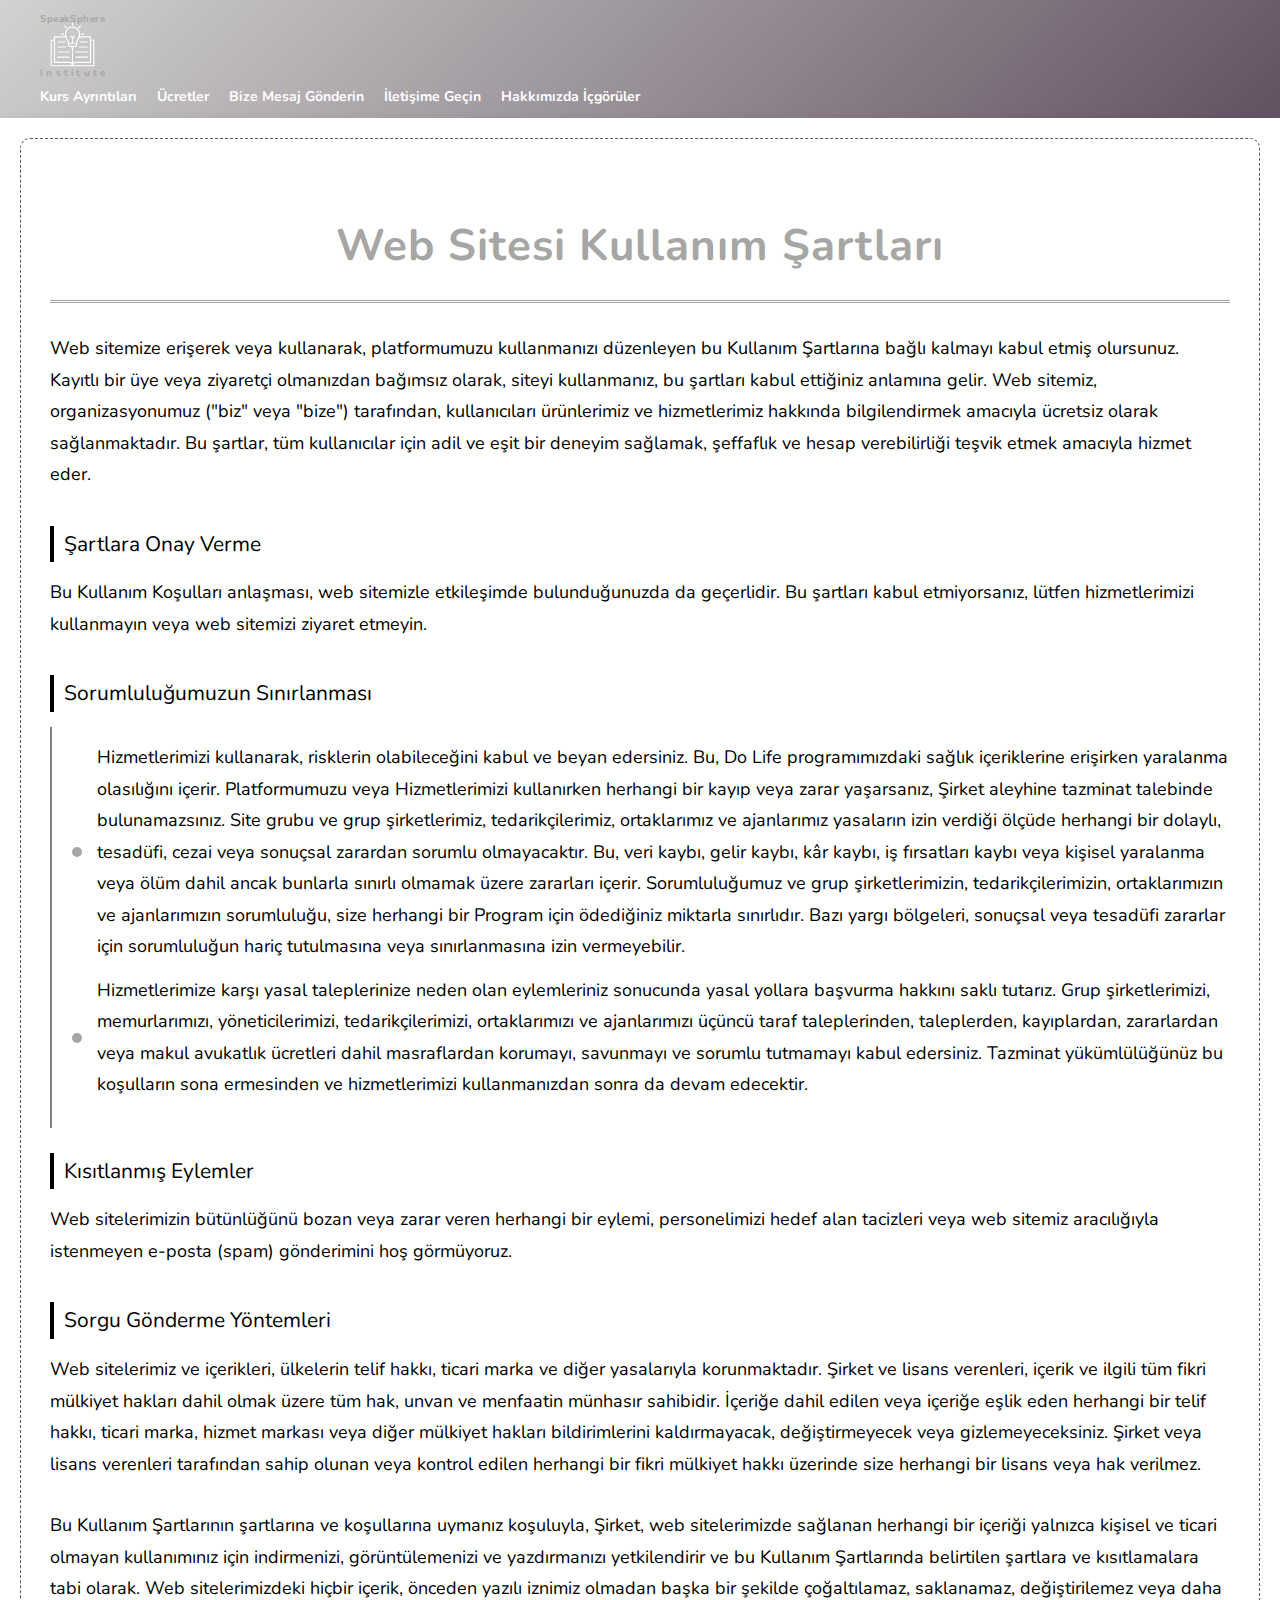
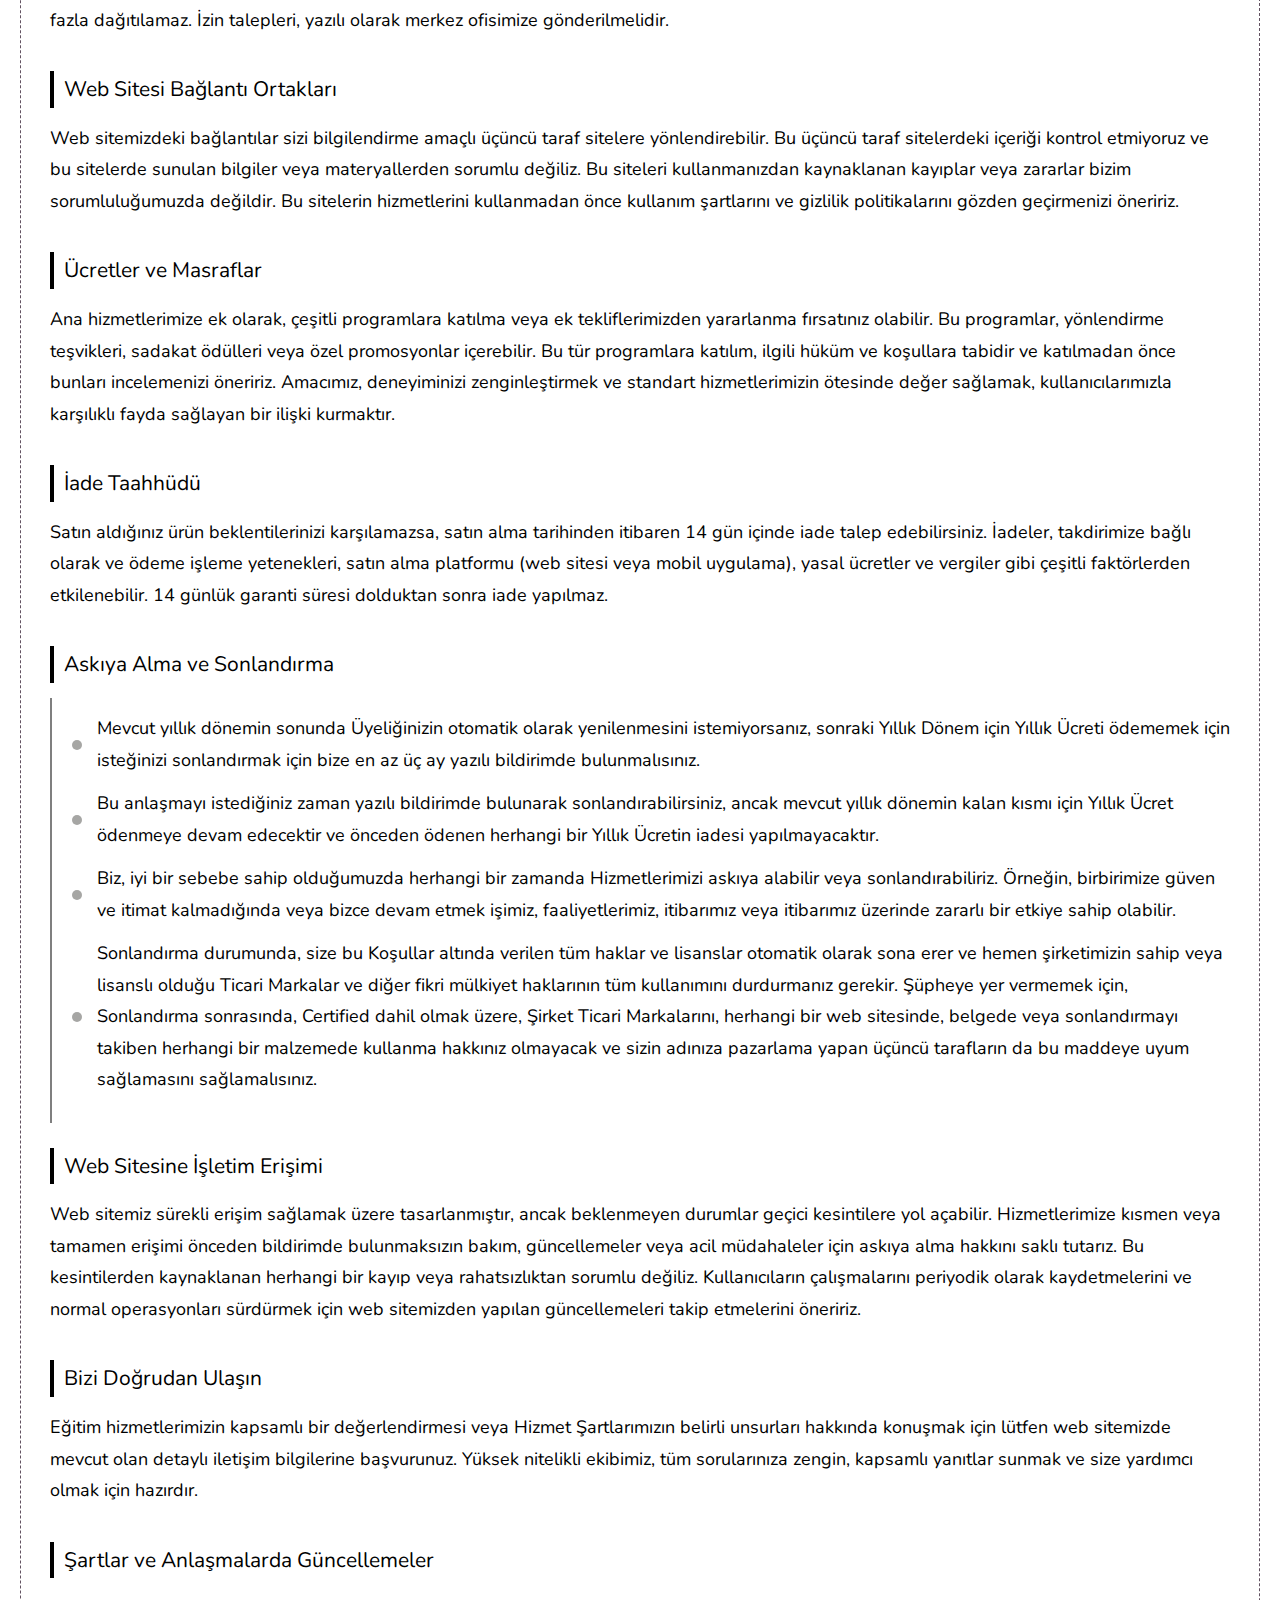
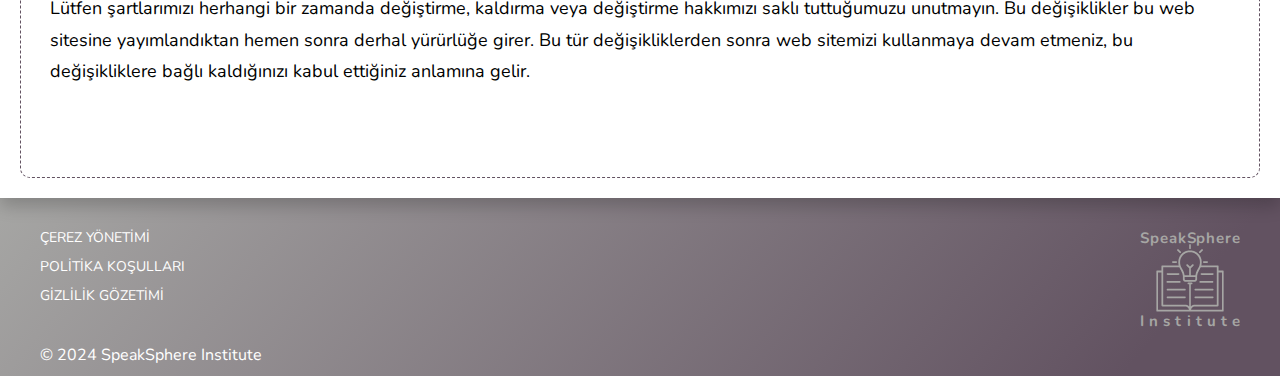
<file: user_conduct_terms.html>
<!DOCTYPE html>
<html lang="TR">
  <head>
          <meta name="viewport" content="width=device-width, initial-scale=1.0">
          <meta charset="UTF-8">
          <title>
            Espor Takımı Yönetimi - Başlangıç Rehberi
          </title>
          <meta name="twitter:site" content="Espor Takımı Yönetimi: Başlangıç Rehberi">
          <meta property="instapp:hashtags" content="Espor Takımı Yönetimi: Başlangıç Rehberi">
          <meta name="twitter:creator" content="SpeakSphere Institute">
          <meta name="description" content="SpeakSphere Institute, e-spor takım yönetimi üzerine kurslar sunan bir kurum olarak, kendine özgü bir kurumsal kültüre sahiptir">
          <link rel="icon" type="image/svg+xml" href="./favicon.svg">
          <link rel="preconnect" href="https://fonts.googleapis.com">
          <link rel="preconnect" href="https://fonts.gstatic.com" crossorigin="">
          <link href="https://fonts.googleapis.com/css2?family=Nunito:ital,wght@0,200..1000;1,200..1000&amp;display=swap" rel="stylesheet">
          <link rel="stylesheet" type="text/css" href="./files/web_library/main.css">
  </head>
  <body>
          <div class="base-wrapper-template">
            <header>
                    <div class="main_header">
                      <div class="container">
                              <div class="header_content">
                                <div class="logo_holder">
                                        <a class="logotype" href="./"><svg fill="rgb(166,166,164)" height="512pt" preserveaspectratio="xMidYMid meet" version="1.0" viewbox="0 0 512 512" width="512pt" xmlns=
                                        "http://www.w3.org/2000/svg">
                                        <g transform="translate(76.8,76.8) scale(0.7)">
                                          <g transform="translate(0.000000,512) scale(0.100000,-0.100000)">
                                                  <path d=
                                                  "M 2520 5020 h 80 v 10 h -80 z M 2510 5010 h 100 v 10 h -100 z M 2500 5000 h 120 v 10 h -120 z M 2500 4990 h 120 v 10 h -120 z M 2500 4980 h 120 v 10 h -120 z M 2500 4970 h 120 v 10 h -120 z M 2500 4960 h 120 v 10 h -120 z M 2500 4950 h 120 v 10 h -120 z M 2500 4940 h 120 v 10 h -120 z M 2500 4930 h 120 v 10 h -120 z M 2500 4920 h 120 v 10 h -120 z M 2500 4910 h 120 v 10 h -120 z M 2500 4900 h 120 v 10 h -120 z M 2500 4890 h 120 v 10 h -120 z M 2500 4880 h 120 v 10 h -120 z M 2500 4870 h 120 v 10 h -120 z M 2500 4860 h 120 v 10 h -120 z M 2500 4850 h 120 v 10 h -120 z M 2500 4840 h 120 v 10 h -120 z M 2500 4830 h 120 v 10 h -120 z M 2500 4820 h 120 v 10 h -120 z M 2500 4810 h 120 v 10 h -120 z M 2500 4800 h 120 v 10 h -120 z M 2500 4790 h 120 v 10 h -120 z M 2500 4780 h 120 v 10 h -120 z M 2500 4770 h 120 v 10 h -120 z M 2500 4760 h 120 v 10 h -120 z M 2500 4750 h 120 v 10 h -120 z M 2500 4740 h 120 v 10 h -120 z M 2500 4730 h 120 v 10 h -120 z M 2500 4720 h 120 v 10 h -120 z M 2500 4710 h 120 v 10 h -120 z M 2510 4700 h 100 v 10 h -100 z M 2510 4690 h 100 v 10 h -100 z M 2530 4680 h 60 v 10 h -60 z M 1650 4660 h 60 v 10 h -60 z M 3410 4660 h 60 v 10 h -60 z M 1640 4650 h 80 v 10 h -80 z M 3400 4650 h 80 v 10 h -80 z M 1630 4640 h 100 v 10 h -100 z M 3390 4640 h 100 v 10 h -100 z M 1620 4630 h 120 v 10 h -120 z M 3380 4630 h 120 v 10 h -120 z M 1620 4620 h 130 v 10 h -130 z M 3370 4620 h 130 v 10 h -130 z M 1610 4610 h 150 v 10 h -150 z M 3360 4610 h 150 v 10 h -150 z M 1610 4600 h 160 v 10 h -160 z M 3350 4600 h 160 v 10 h -160 z M 1610 4590 h 170 v 10 h -170 z M 3340 4590 h 170 v 10 h -170 z M 1620 4580 h 170 v 10 h -170 z M 3330 4580 h 170 v 10 h -170 z M 1620 4570 h 180 v 10 h -180 z M 2470 4570 h 180 v 10 h -180 z M 3320 4570 h 180 v 10 h -180 z M 1630 4560 h 180 v 10 h -180 z M 2400 4560 h 320 v 10 h -320 z M 3310 4560 h 180 v 10 h -180 z M 1640 4550 h 180 v 10 h -180 z M 2350 4550 h 420 v 10 h -420 z M 3300 4550 h 180 v 10 h -180 z M 1650 4540 h 180 v 10 h -180 z M 2310 4540 h 500 v 10 h -500 z M 3290 4540 h 180 v 10 h -180 z M 1660 4530 h 180 v 10 h -180 z M 2280 4530 h 560 v 10 h -560 z M 3280 4530 h 180 v 10 h -180 z M 1670 4520 h 180 v 10 h -180 z M 2250 4520 h 620 v 10 h -620 z M 3270 4520 h 180 v 10 h -180 z M 1680 4510 h 180 v 10 h -180 z M 2230 4510 h 660 v 10 h -660 z M 3260 4510 h 180 v 10 h -180 z M 1690 4500 h 180 v 10 h -180 z M 2210 4500 h 700 v 10 h -700 z M 3250 4500 h 180 v 10 h -180 z M 1700 4490 h 180 v 10 h -180 z M 2180 4490 h 760 v 10 h -760 z M 3240 4490 h 180 v 10 h -180 z M 1710 4480 h 180 v 10 h -180 z M 2160 4480 h 790 v 10 h -790 z M 3230 4480 h 180 v 10 h -180 z M 1720 4470 h 180 v 10 h -180 z M 2150 4470 h 820 v 10 h -820 z M 3220 4470 h 180 v 10 h -180 z M 1730 4460 h 170 v 10 h -170 z M 2130 4460 h 860 v 10 h -860 z M 3220 4460 h 170 v 10 h -170 z M 1740 4450 h 160 v 10 h -160 z M 2110 4450 h 900 v 10 h -900 z M 3220 4450 h 160 v 10 h -160 z M 1750 4440 h 150 v 10 h -150 z M 2100 4440 h 380 v 10 h -380 z M 2640 4440 h 380 v 10 h -380 z M 3220 4440 h 150 v 10 h -150 z M 1760 4430 h 140 v 10 h -140 z M 2080 4430 h 340 v 10 h -340 z M 2700 4430 h 340 v 10 h -340 z M 3220 4430 h 140 v 10 h -140 z M 1770 4420 h 130 v 10 h -130 z M 2070 4420 h 300 v 10 h -300 z M 2750 4420 h 300 v 10 h -300 z M 3220 4420 h 130 v 10 h -130 z M 1780 4410 h 120 v 10 h -120 z M 2050 4410 h 290 v 10 h -290 z M 2780 4410 h 290 v 10 h -290 z M 3220 4410 h 120 v 10 h -120 z M 1790 4400 h 100 v 10 h -100 z M 2040 4400 h 270 v 10 h -270 z M 2810 4400 h 270 v 10 h -270 z M 3230 4400 h 100 v 10 h -100 z M 1800 4390 h 80 v 10 h -80 z M 2030 4390 h 260 v 10 h -260 z M 2830 4390 h 260 v 10 h -260 z M 3240 4390 h 80 v 10 h -80 z M 1810 4380 h 60 v 10 h -60 z M 2010 4380 h 250 v 10 h -250 z M 2860 4380 h 250 v 10 h -250 z M 3250 4380 h 60 v 10 h -60 z M 2000 4370 h 240 v 10 h -240 z M 2880 4370 h 240 v 10 h -240 z M 1990 4360 h 230 v 10 h -230 z M 2900 4360 h 230 v 10 h -230 z M 1980 4350 h 220 v 10 h -220 z M 2920 4350 h 220 v 10 h -220 z M 1970 4340 h 220 v 10 h -220 z M 2930 4340 h 220 v 10 h -220 z M 1960 4330 h 210 v 10 h -210 z M 2950 4330 h 210 v 10 h -210 z M 1950 4320 h 210 v 10 h -210 z M 2960 4320 h 210 v 10 h -210 z M 1940 4310 h 200 v 10 h -200 z M 2980 4310 h 200 v 10 h -200 z M 1930 4300 h 200 v 10 h -200 z M 2990 4300 h 200 v 10 h -200 z M 1920 4290 h 190 v 10 h -190 z M 3010 4290 h 190 v 10 h -190 z M 1910 4280 h 190 v 10 h -190 z M 3020 4280 h 190 v 10 h -190 z M 1900 4270 h 190 v 10 h -190 z M 3030 4270 h 190 v 10 h -190 z M 1890 4260 h 190 v 10 h -190 z M 3040 4260 h 190 v 10 h -190 z M 1890 4250 h 180 v 10 h -180 z M 3050 4250 h 180 v 10 h -180 z M 1880 4240 h 180 v 10 h -180 z M 3060 4240 h 180 v 10 h -180 z M 1870 4230 h 180 v 10 h -180 z M 3070 4230 h 180 v 10 h -180 z M 1860 4220 h 180 v 10 h -180 z M 3080 4220 h 180 v 10 h -180 z M 1860 4210 h 170 v 10 h -170 z M 3090 4210 h 170 v 10 h -170 z M 1850 4200 h 170 v 10 h -170 z M 3100 4200 h 170 v 10 h -170 z M 1840 4190 h 170 v 10 h -170 z M 3110 4190 h 170 v 10 h -170 z M 1840 4180 h 160 v 10 h -160 z M 3120 4180 h 160 v 10 h -160 z M 1830 4170 h 160 v 10 h -160 z M 3130 4170 h 160 v 10 h -160 z M 1820 4160 h 170 v 10 h -170 z M 3130 4160 h 170 v 10 h -170 z M 1820 4150 h 160 v 10 h -160 z M 3140 4150 h 160 v 10 h -160 z M 1810 4140 h 160 v 10 h -160 z M 3150 4140 h 160 v 10 h -160 z M 1810 4130 h 150 v 10 h -150 z M 3160 4130 h 150 v 10 h -150 z M 1800 4120 h 160 v 10 h -160 z M 3160 4120 h 160 v 10 h -160 z M 1800 4110 h 150 v 10 h -150 z M 3170 4110 h 150 v 10 h -150 z M 1790 4100 h 150 v 10 h -150 z M 3180 4100 h 150 v 10 h -150 z M 1790 4090 h 150 v 10 h -150 z M 3180 4090 h 150 v 10 h -150 z M 1780 4080 h 150 v 10 h -150 z M 3190 4080 h 150 v 10 h -150 z M 1780 4070 h 150 v 10 h -150 z M 3190 4070 h 150 v 10 h -150 z M 1770 4060 h 150 v 10 h -150 z M 3200 4060 h 150 v 10 h -150 z M 1770 4050 h 150 v 10 h -150 z M 3200 4050 h 150 v 10 h -150 z M 1770 4040 h 140 v 10 h -140 z M 3210 4040 h 140 v 10 h -140 z M 1760 4030 h 150 v 10 h -150 z M 3210 4030 h 150 v 10 h -150 z M 1760 4020 h 140 v 10 h -140 z M 3220 4020 h 140 v 10 h -140 z M 1750 4010 h 150 v 10 h -150 z M 3220 4010 h 150 v 10 h -150 z M 1750 4000 h 140 v 10 h -140 z M 3230 4000 h 140 v 10 h -140 z M 1750 3990 h 140 v 10 h -140 z M 3230 3990 h 140 v 10 h -140 z M 1740 3980 h 140 v 10 h -140 z M 3240 3980 h 140 v 10 h -140 z M 1740 3970 h 140 v 10 h -140 z M 3240 3970 h 140 v 10 h -140 z M 1740 3960 h 140 v 10 h -140 z M 3240 3960 h 140 v 10 h -140 z M 1740 3950 h 130 v 10 h -130 z M 3250 3950 h 130 v 10 h -130 z M 1730 3940 h 140 v 10 h -140 z M 3250 3940 h 140 v 10 h -140 z M 1730 3930 h 140 v 10 h -140 z M 3250 3930 h 140 v 10 h -140 z M 1730 3920 h 130 v 10 h -130 z M 3260 3920 h 130 v 10 h -130 z M 1730 3910 h 130 v 10 h -130 z M 3260 3910 h 130 v 10 h -130 z M 1720 3900 h 140 v 10 h -140 z M 3260 3900 h 140 v 10 h -140 z M 1720 3890 h 140 v 10 h -140 z M 3260 3890 h 140 v 10 h -140 z M 1720 3880 h 130 v 10 h -130 z M 3270 3880 h 130 v 10 h -130 z M 1720 3870 h 130 v 10 h -130 z M 3270 3870 h 130 v 10 h -130 z M 1720 3860 h 130 v 10 h -130 z M 3270 3860 h 130 v 10 h -130 z M 1710 3850 h 140 v 10 h -140 z M 3270 3850 h 140 v 10 h -140 z M 1710 3840 h 140 v 10 h -140 z M 3270 3840 h 140 v 10 h -140 z M 1710 3830 h 130 v 10 h -130 z M 3280 3830 h 130 v 10 h -130 z M 1710 3820 h 130 v 10 h -130 z M 3280 3820 h 130 v 10 h -130 z M 1710 3810 h 130 v 10 h -130 z M 3280 3810 h 130 v 10 h -130 z M 1710 3800 h 130 v 10 h -130 z M 3280 3800 h 130 v 10 h -130 z M 1710 3790 h 130 v 10 h -130 z M 3280 3790 h 130 v 10 h -130 z M 1290 3780 h 280 v 10 h -280 z M 1710 3780 h 130 v 10 h -130 z M 3280 3780 h 130 v 10 h -130 z M 3550 3780 h 280 v 10 h -280 z M 1270 3770 h 310 v 10 h -310 z M 1710 3770 h 130 v 10 h -130 z M 3280 3770 h 130 v 10 h -130 z M 3540 3770 h 310 v 10 h -310 z M 1260 3760 h 330 v 10 h -330 z M 1710 3760 h 130 v 10 h -130 z M 3280 3760 h 130 v 10 h -130 z M 3530 3760 h 330 v 10 h -330 z M 1260 3750 h 340 v 10 h -340 z M 1710 3750 h 130 v 10 h -130 z M 3280 3750 h 130 v 10 h -130 z M 3520 3750 h 340 v 10 h -340 z M 1250 3740 h 350 v 10 h -350 z M 1700 3740 h 130 v 10 h -130 z M 3290 3740 h 130 v 10 h -130 z M 3520 3740 h 350 v 10 h -350 z M 1250 3730 h 360 v 10 h -360 z M 1700 3730 h 130 v 10 h -130 z M 3290 3730 h 130 v 10 h -130 z M 3510 3730 h 360 v 10 h -360 z M 1250 3720 h 360 v 10 h -360 z M 1700 3720 h 130 v 10 h -130 z M 3290 3720 h 130 v 10 h -130 z M 3510 3720 h 360 v 10 h -360 z M 1250 3710 h 360 v 10 h -360 z M 1700 3710 h 130 v 10 h -130 z M 3290 3710 h 130 v 10 h -130 z M 3510 3710 h 360 v 10 h -360 z M 1250 3700 h 350 v 10 h -350 z M 1700 3700 h 140 v 10 h -140 z M 3290 3700 h 130 v 10 h -130 z M 3520 3700 h 350 v 10 h -350 z M 1260 3690 h 340 v 10 h -340 z M 1700 3690 h 140 v 10 h -140 z M 3290 3690 h 130 v 10 h -130 z M 3520 3690 h 340 v 10 h -340 z M 1260 3680 h 340 v 10 h -340 z M 1710 3680 h 130 v 10 h -130 z M 3280 3680 h 130 v 10 h -130 z M 3520 3680 h 340 v 10 h -340 z M 1270 3670 h 320 v 10 h -320 z M 1710 3670 h 130 v 10 h -130 z M 3280 3670 h 130 v 10 h -130 z M 3530 3670 h 320 v 10 h -320 z M 1290 3660 h 280 v 10 h -280 z M 1710 3660 h 130 v 10 h -130 z M 3280 3660 h 130 v 10 h -130 z M 3550 3660 h 280 v 10 h -280 z M 1710 3650 h 130 v 10 h -130 z M 3280 3650 h 130 v 10 h -130 z M 1710 3640 h 130 v 10 h -130 z M 3280 3640 h 130 v 10 h -130 z M 1710 3630 h 130 v 10 h -130 z M 3280 3630 h 130 v 10 h -130 z M 1710 3620 h 130 v 10 h -130 z M 3280 3620 h 130 v 10 h -130 z M 1710 3610 h 130 v 10 h -130 z M 3280 3610 h 130 v 10 h -130 z M 1710 3600 h 130 v 10 h -130 z M 3280 3600 h 130 v 10 h -130 z M 1710 3590 h 130 v 10 h -130 z M 3280 3590 h 130 v 10 h -130 z M 1710 3580 h 140 v 10 h -140 z M 3270 3580 h 140 v 10 h -140 z M 1710 3570 h 140 v 10 h -140 z M 3270 3570 h 140 v 10 h -140 z M 1720 3560 h 130 v 10 h -130 z M 2340 3560 h 30 v 10 h -30 z M 3270 3560 h 130 v 10 h -130 z M 1720 3550 h 130 v 10 h -130 z M 2320 3550 h 70 v 10 h -70 z M 2730 3550 h 70 v 10 h -70 z M 3270 3550 h 130 v 10 h -130 z M 1720 3540 h 130 v 10 h -130 z M 2300 3540 h 110 v 10 h -110 z M 2710 3540 h 100 v 10 h -100 z M 3270 3540 h 130 v 10 h -130 z M 1720 3530 h 130 v 10 h -130 z M 2300 3530 h 120 v 10 h -120 z M 2700 3530 h 120 v 10 h -120 z M 3260 3530 h 140 v 10 h -140 z M 1720 3520 h 140 v 10 h -140 z M 2290 3520 h 140 v 10 h -140 z M 2690 3520 h 140 v 10 h -140 z M 3260 3520 h 140 v 10 h -140 z M 1730 3510 h 130 v 10 h -130 z M 2290 3510 h 150 v 10 h -150 z M 2680 3510 h 150 v 10 h -150 z M 3260 3510 h 130 v 10 h -130 z M 1730 3500 h 130 v 10 h -130 z M 2290 3500 h 160 v 10 h -160 z M 2670 3500 h 160 v 10 h -160 z M 3260 3500 h 130 v 10 h -130 z M 1730 3490 h 140 v 10 h -140 z M 2290 3490 h 170 v 10 h -170 z M 2660 3490 h 170 v 10 h -170 z M 3250 3490 h 140 v 10 h -140 z M 1730 3480 h 140 v 10 h -140 z M 2290 3480 h 180 v 10 h -180 z M 2650 3480 h 180 v 10 h -180 z M 3250 3480 h 140 v 10 h -140 z M 510 3470 h 1360 v 10 h -1360 z M 2290 3470 h 190 v 10 h -190 z M 2640 3470 h 190 v 10 h -190 z M 3250 3470 h 1360 v 10 h -1360 z M 490 3460 h 1380 v 10 h -1380 z M 2300 3460 h 190 v 10 h -190 z M 2630 3460 h 190 v 10 h -190 z M 3250 3460 h 1380 v 10 h -1380 z M 480 3450 h 1400 v 10 h -1400 z M 2310 3450 h 190 v 10 h -190 z M 2620 3450 h 190 v 10 h -190 z M 3240 3450 h 1400 v 10 h -1400 z M 480 3440 h 1400 v 10 h -1400 z M 2320 3440 h 190 v 10 h -190 z M 2610 3440 h 190 v 10 h -190 z M 3240 3440 h 1400 v 10 h -1400 z M 480 3430 h 1400 v 10 h -1400 z M 2330 3430 h 190 v 10 h -190 z M 2600 3430 h 190 v 10 h -190 z M 3240 3430 h 1400 v 10 h -1400 z M 470 3420 h 1420 v 10 h -1420 z M 2340 3420 h 190 v 10 h -190 z M 2590 3420 h 190 v 10 h -190 z M 3230 3420 h 1420 v 10 h -1420 z M 470 3410 h 1420 v 10 h -1420 z M 2350 3410 h 190 v 10 h -190 z M 2580 3410 h 190 v 10 h -190 z M 3230 3410 h 1420 v 10 h -1420 z M 470 3400 h 1430 v 10 h -1430 z M 2360 3400 h 190 v 10 h -190 z M 2570 3400 h 190 v 10 h -190 z M 3220 3400 h 1430 v 10 h -1430 z M 470 3390 h 1430 v 10 h -1430 z M 2370 3390 h 380 v 10 h -380 z M 3220 3390 h 1430 v 10 h -1430 z M 470 3380 h 1430 v 10 h -1430 z M 2380 3380 h 360 v 10 h -360 z M 3210 3380 h 1440 v 10 h -1440 z M 470 3370 h 1440 v 10 h -1440 z M 2390 3370 h 340 v 10 h -340 z M 3210 3370 h 1440 v 10 h -1440 z M 470 3360 h 1440 v 10 h -1440 z M 2400 3360 h 320 v 10 h -320 z M 3210 3360 h 1440 v 10 h -1440 z M 470 3350 h 1450 v 10 h -1450 z M 2410 3350 h 300 v 10 h -300 z M 3200 3350 h 1450 v 10 h -1450 z M 470 3340 h 130 v 10 h -130 z M 1780 3340 h 140 v 10 h -140 z M 2420 3340 h 280 v 10 h -280 z M 3200 3340 h 140 v 10 h -140 z M 4520 3340 h 130 v 10 h -130 z M 470 3330 h 130 v 10 h -130 z M 1780 3330 h 150 v 10 h -150 z M 2430 3330 h 260 v 10 h -260 z M 3190 3330 h 150 v 10 h -150 z M 4520 3330 h 130 v 10 h -130 z M 470 3320 h 130 v 10 h -130 z M 1790 3320 h 140 v 10 h -140 z M 2440 3320 h 240 v 10 h -240 z M 3190 3320 h 140 v 10 h -140 z M 4520 3320 h 130 v 10 h -130 z M 470 3310 h 130 v 10 h -130 z M 1790 3310 h 150 v 10 h -150 z M 2450 3310 h 220 v 10 h -220 z M 3180 3310 h 150 v 10 h -150 z M 4520 3310 h 130 v 10 h -130 z M 470 3300 h 130 v 10 h -130 z M 1800 3300 h 140 v 10 h -140 z M 2460 3300 h 200 v 10 h -200 z M 3180 3300 h 140 v 10 h -140 z M 4520 3300 h 130 v 10 h -130 z M 470 3290 h 130 v 10 h -130 z M 1800 3290 h 150 v 10 h -150 z M 2470 3290 h 180 v 10 h -180 z M 3170 3290 h 150 v 10 h -150 z M 4520 3290 h 130 v 10 h -130 z M 470 3280 h 130 v 10 h -130 z M 1810 3280 h 140 v 10 h -140 z M 2480 3280 h 160 v 10 h -160 z M 3170 3280 h 140 v 10 h -140 z M 4520 3280 h 130 v 10 h -130 z M 470 3270 h 130 v 10 h -130 z M 1810 3270 h 150 v 10 h -150 z M 2490 3270 h 140 v 10 h -140 z M 3160 3270 h 150 v 10 h -150 z M 4520 3270 h 130 v 10 h -130 z M 470 3260 h 130 v 10 h -130 z M 1820 3260 h 150 v 10 h -150 z M 2500 3260 h 120 v 10 h -120 z M 3150 3260 h 150 v 10 h -150 z M 4520 3260 h 130 v 10 h -130 z M 470 3250 h 130 v 10 h -130 z M 1820 3250 h 150 v 10 h -150 z M 2500 3250 h 120 v 10 h -120 z M 3150 3250 h 150 v 10 h -150 z M 4520 3250 h 130 v 10 h -130 z M 470 3240 h 130 v 10 h -130 z M 1830 3240 h 150 v 10 h -150 z M 2500 3240 h 120 v 10 h -120 z M 3140 3240 h 150 v 10 h -150 z M 4520 3240 h 130 v 10 h -130 z M 470 3230 h 130 v 10 h -130 z M 1830 3230 h 150 v 10 h -150 z M 2500 3230 h 120 v 10 h -120 z M 3140 3230 h 150 v 10 h -150 z M 4520 3230 h 130 v 10 h -130 z M 470 3220 h 130 v 10 h -130 z M 1840 3220 h 150 v 10 h -150 z M 2500 3220 h 120 v 10 h -120 z M 3130 3220 h 150 v 10 h -150 z M 4520 3220 h 130 v 10 h -130 z M 470 3210 h 130 v 10 h -130 z M 1840 3210 h 150 v 10 h -150 z M 2500 3210 h 120 v 10 h -120 z M 3130 3210 h 150 v 10 h -150 z M 4520 3210 h 130 v 10 h -130 z M 470 3200 h 130 v 10 h -130 z M 1850 3200 h 150 v 10 h -150 z M 2500 3200 h 120 v 10 h -120 z M 3120 3200 h 150 v 10 h -150 z M 4520 3200 h 130 v 10 h -130 z M 470 3190 h 130 v 10 h -130 z M 1850 3190 h 150 v 10 h -150 z M 2500 3190 h 120 v 10 h -120 z M 3120 3190 h 150 v 10 h -150 z M 4520 3190 h 130 v 10 h -130 z M 470 3180 h 130 v 10 h -130 z M 1860 3180 h 150 v 10 h -150 z M 2500 3180 h 120 v 10 h -120 z M 3110 3180 h 150 v 10 h -150 z M 4520 3180 h 130 v 10 h -130 z M 470 3170 h 130 v 10 h -130 z M 1860 3170 h 160 v 10 h -160 z M 2500 3170 h 120 v 10 h -120 z M 3100 3170 h 160 v 10 h -160 z M 4520 3170 h 130 v 10 h -130 z M 470 3160 h 130 v 10 h -130 z M 1870 3160 h 150 v 10 h -150 z M 2500 3160 h 120 v 10 h -120 z M 3100 3160 h 150 v 10 h -150 z M 4520 3160 h 130 v 10 h -130 z M 470 3150 h 130 v 10 h -130 z M 1870 3150 h 160 v 10 h -160 z M 2500 3150 h 120 v 10 h -120 z M 3090 3150 h 160 v 10 h -160 z M 4520 3150 h 130 v 10 h -130 z M 470 3140 h 130 v 10 h -130 z M 1880 3140 h 150 v 10 h -150 z M 2500 3140 h 120 v 10 h -120 z M 3090 3140 h 150 v 10 h -150 z M 4520 3140 h 130 v 10 h -130 z M 470 3130 h 130 v 10 h -130 z M 1890 3130 h 150 v 10 h -150 z M 2500 3130 h 120 v 10 h -120 z M 3080 3130 h 150 v 10 h -150 z M 4520 3130 h 130 v 10 h -130 z M 470 3120 h 130 v 10 h -130 z M 1890 3120 h 150 v 10 h -150 z M 2500 3120 h 120 v 10 h -120 z M 3080 3120 h 150 v 10 h -150 z M 4520 3120 h 130 v 10 h -130 z M 470 3110 h 130 v 10 h -130 z M 1900 3110 h 150 v 10 h -150 z M 2500 3110 h 120 v 10 h -120 z M 3070 3110 h 150 v 10 h -150 z M 4520 3110 h 130 v 10 h -130 z M 470 3100 h 130 v 10 h -130 z M 1900 3100 h 150 v 10 h -150 z M 2500 3100 h 120 v 10 h -120 z M 3070 3100 h 150 v 10 h -150 z M 4520 3100 h 130 v 10 h -130 z M 120 3090 h 480 v 10 h -480 z M 1910 3090 h 150 v 10 h -150 z M 2500 3090 h 120 v 10 h -120 z M 3060 3090 h 150 v 10 h -150 z M 4520 3090 h 480 v 10 h -480 z M 110 3080 h 490 v 10 h -490 z M 1910 3080 h 150 v 10 h -150 z M 2500 3080 h 120 v 10 h -120 z M 3060 3080 h 150 v 10 h -150 z M 4520 3080 h 490 v 10 h -490 z M 100 3070 h 500 v 10 h -500 z M 1920 3070 h 150 v 10 h -150 z M 2500 3070 h 120 v 10 h -120 z M 3050 3070 h 150 v 10 h -150 z M 4520 3070 h 500 v 10 h -500 z M 100 3060 h 500 v 10 h -500 z M 1920 3060 h 150 v 10 h -150 z M 2500 3060 h 120 v 10 h -120 z M 3050 3060 h 150 v 10 h -150 z M 4520 3060 h 500 v 10 h -500 z M 100 3050 h 500 v 10 h -500 z M 1930 3050 h 150 v 10 h -150 z M 2500 3050 h 120 v 10 h -120 z M 3040 3050 h 150 v 10 h -150 z M 4520 3050 h 500 v 10 h -500 z M 100 3040 h 500 v 10 h -500 z M 1930 3040 h 150 v 10 h -150 z M 2500 3040 h 120 v 10 h -120 z M 3040 3040 h 150 v 10 h -150 z M 4520 3040 h 500 v 10 h -500 z M 100 3030 h 500 v 10 h -500 z M 1940 3030 h 140 v 10 h -140 z M 2500 3030 h 120 v 10 h -120 z M 3040 3030 h 140 v 10 h -140 z M 4520 3030 h 500 v 10 h -500 z M 100 3020 h 500 v 10 h -500 z M 1940 3020 h 150 v 10 h -150 z M 2500 3020 h 120 v 10 h -120 z M 3030 3020 h 150 v 10 h -150 z M 4520 3020 h 500 v 10 h -500 z M 100 3010 h 500 v 10 h -500 z M 1950 3010 h 140 v 10 h -140 z M 2500 3010 h 120 v 10 h -120 z M 3030 3010 h 140 v 10 h -140 z M 4520 3010 h 500 v 10 h -500 z M 100 3000 h 500 v 10 h -500 z M 1950 3000 h 150 v 10 h -150 z M 2500 3000 h 120 v 10 h -120 z M 3020 3000 h 150 v 10 h -150 z M 4520 3000 h 500 v 10 h -500 z M 100 2990 h 500 v 10 h -500 z M 1960 2990 h 140 v 10 h -140 z M 2500 2990 h 120 v 10 h -120 z M 3020 2990 h 140 v 10 h -140 z M 4520 2990 h 500 v 10 h -500 z M 100 2980 h 500 v 10 h -500 z M 1960 2980 h 150 v 10 h -150 z M 2500 2980 h 120 v 10 h -120 z M 3010 2980 h 150 v 10 h -150 z M 4520 2980 h 500 v 10 h -500 z M 100 2970 h 500 v 10 h -500 z M 1970 2970 h 140 v 10 h -140 z M 2500 2970 h 120 v 10 h -120 z M 3010 2970 h 140 v 10 h -140 z M 4520 2970 h 500 v 10 h -500 z M 100 2960 h 120 v 10 h -120 z M 470 2960 h 130 v 10 h -130 z M 1970 2960 h 140 v 10 h -140 z M 2500 2960 h 120 v 10 h -120 z M 3010 2960 h 140 v 10 h -140 z M 4520 2960 h 130 v 10 h -130 z M 4900 2960 h 120 v 10 h -120 z M 100 2950 h 120 v 10 h -120 z M 470 2950 h 130 v 10 h -130 z M 1970 2950 h 150 v 10 h -150 z M 2500 2950 h 120 v 10 h -120 z M 3000 2950 h 150 v 10 h -150 z M 4520 2950 h 130 v 10 h -130 z M 4900 2950 h 120 v 10 h -120 z M 100 2940 h 120 v 10 h -120 z M 470 2940 h 130 v 10 h -130 z M 1980 2940 h 140 v 10 h -140 z M 2500 2940 h 120 v 10 h -120 z M 3000 2940 h 140 v 10 h -140 z M 4520 2940 h 130 v 10 h -130 z M 4900 2940 h 120 v 10 h -120 z M 100 2930 h 120 v 10 h -120 z M 470 2930 h 130 v 10 h -130 z M 1980 2930 h 140 v 10 h -140 z M 2500 2930 h 120 v 10 h -120 z M 3000 2930 h 140 v 10 h -140 z M 4520 2930 h 130 v 10 h -130 z M 4900 2930 h 120 v 10 h -120 z M 100 2920 h 120 v 10 h -120 z M 470 2920 h 130 v 10 h -130 z M 1990 2920 h 140 v 10 h -140 z M 2500 2920 h 120 v 10 h -120 z M 2990 2920 h 140 v 10 h -140 z M 4520 2920 h 130 v 10 h -130 z M 4900 2920 h 120 v 10 h -120 z M 100 2910 h 120 v 10 h -120 z M 470 2910 h 130 v 10 h -130 z M 1990 2910 h 140 v 10 h -140 z M 2500 2910 h 120 v 10 h -120 z M 2990 2910 h 140 v 10 h -140 z M 4520 2910 h 130 v 10 h -130 z M 4900 2910 h 120 v 10 h -120 z M 100 2900 h 120 v 10 h -120 z M 470 2900 h 130 v 10 h -130 z M 880 2900 h 870 v 10 h -870 z M 1990 2900 h 140 v 10 h -140 z M 2500 2900 h 120 v 10 h -120 z M 2990 2900 h 140 v 10 h -140 z M 3370 2900 h 880 v 10 h -880 z M 4520 2900 h 130 v 10 h -130 z M 4900 2900 h 120 v 10 h -120 z M 100 2890 h 120 v 10 h -120 z M 470 2890 h 130 v 10 h -130 z M 870 2890 h 900 v 10 h -900 z M 2000 2890 h 130 v 10 h -130 z M 2500 2890 h 120 v 10 h -120 z M 2990 2890 h 130 v 10 h -130 z M 3350 2890 h 920 v 10 h -920 z M 4520 2890 h 130 v 10 h -130 z M 4900 2890 h 120 v 10 h -120 z M 100 2880 h 120 v 10 h -120 z M 470 2880 h 130 v 10 h -130 z M 860 2880 h 910 v 10 h -910 z M 2000 2880 h 140 v 10 h -140 z M 2500 2880 h 120 v 10 h -120 z M 2980 2880 h 140 v 10 h -140 z M 3350 2880 h 920 v 10 h -920 z M 4520 2880 h 130 v 10 h -130 z M 4900 2880 h 120 v 10 h -120 z M 100 2870 h 120 v 10 h -120 z M 470 2870 h 130 v 10 h -130 z M 860 2870 h 920 v 10 h -920 z M 2000 2870 h 140 v 10 h -140 z M 2500 2870 h 120 v 10 h -120 z M 2980 2870 h 140 v 10 h -140 z M 3340 2870 h 940 v 10 h -940 z M 4520 2870 h 130 v 10 h -130 z M 4900 2870 h 120 v 10 h -120 z M 100 2860 h 120 v 10 h -120 z M 470 2860 h 130 v 10 h -130 z M 860 2860 h 920 v 10 h -920 z M 2010 2860 h 130 v 10 h -130 z M 2500 2860 h 120 v 10 h -120 z M 2980 2860 h 130 v 10 h -130 z M 3340 2860 h 940 v 10 h -940 z M 4520 2860 h 130 v 10 h -130 z M 4900 2860 h 120 v 10 h -120 z M 100 2850 h 120 v 10 h -120 z M 470 2850 h 130 v 10 h -130 z M 850 2850 h 930 v 10 h -930 z M 2010 2850 h 130 v 10 h -130 z M 2500 2850 h 120 v 10 h -120 z M 2980 2850 h 130 v 10 h -130 z M 3340 2850 h 940 v 10 h -940 z M 4520 2850 h 130 v 10 h -130 z M 4900 2850 h 120 v 10 h -120 z M 100 2840 h 120 v 10 h -120 z M 470 2840 h 130 v 10 h -130 z M 850 2840 h 930 v 10 h -930 z M 2010 2840 h 140 v 10 h -140 z M 2500 2840 h 120 v 10 h -120 z M 2970 2840 h 140 v 10 h -140 z M 3340 2840 h 940 v 10 h -940 z M 4520 2840 h 130 v 10 h -130 z M 4900 2840 h 120 v 10 h -120 z M 100 2830 h 120 v 10 h -120 z M 470 2830 h 130 v 10 h -130 z M 860 2830 h 920 v 10 h -920 z M 2010 2830 h 140 v 10 h -140 z M 2500 2830 h 120 v 10 h -120 z M 2970 2830 h 140 v 10 h -140 z M 3340 2830 h 940 v 10 h -940 z M 4520 2830 h 130 v 10 h -130 z M 4900 2830 h 120 v 10 h -120 z M 100 2820 h 120 v 10 h -120 z M 470 2820 h 130 v 10 h -130 z M 860 2820 h 920 v 10 h -920 z M 2020 2820 h 130 v 10 h -130 z M 2500 2820 h 120 v 10 h -120 z M 2970 2820 h 130 v 10 h -130 z M 3340 2820 h 940 v 10 h -940 z M 4520 2820 h 130 v 10 h -130 z M 4900 2820 h 120 v 10 h -120 z M 100 2810 h 120 v 10 h -120 z M 470 2810 h 130 v 10 h -130 z M 860 2810 h 910 v 10 h -910 z M 2020 2810 h 130 v 10 h -130 z M 2500 2810 h 120 v 10 h -120 z M 2970 2810 h 130 v 10 h -130 z M 3350 2810 h 920 v 10 h -920 z M 4520 2810 h 130 v 10 h -130 z M 4900 2810 h 120 v 10 h -120 z M 100 2800 h 120 v 10 h -120 z M 470 2800 h 130 v 10 h -130 z M 870 2800 h 900 v 10 h -900 z M 2020 2800 h 130 v 10 h -130 z M 2500 2800 h 120 v 10 h -120 z M 2970 2800 h 130 v 10 h -130 z M 3350 2800 h 920 v 10 h -920 z M 4520 2800 h 130 v 10 h -130 z M 4900 2800 h 120 v 10 h -120 z M 100 2790 h 120 v 10 h -120 z M 470 2790 h 130 v 10 h -130 z M 880 2790 h 880 v 10 h -880 z M 2020 2790 h 140 v 10 h -140 z M 2500 2790 h 120 v 10 h -120 z M 2960 2790 h 140 v 10 h -140 z M 3360 2790 h 900 v 10 h -900 z M 4520 2790 h 130 v 10 h -130 z M 4900 2790 h 120 v 10 h -120 z M 100 2780 h 120 v 10 h -120 z M 470 2780 h 130 v 10 h -130 z M 910 2780 h 820 v 10 h -820 z M 2020 2780 h 140 v 10 h -140 z M 2500 2780 h 120 v 10 h -120 z M 2960 2780 h 140 v 10 h -140 z M 3390 2780 h 840 v 10 h -840 z M 4520 2780 h 130 v 10 h -130 z M 4900 2780 h 120 v 10 h -120 z M 100 2770 h 120 v 10 h -120 z M 470 2770 h 130 v 10 h -130 z M 2030 2770 h 130 v 10 h -130 z M 2500 2770 h 120 v 10 h -120 z M 2960 2770 h 130 v 10 h -130 z M 4520 2770 h 130 v 10 h -130 z M 4900 2770 h 120 v 10 h -120 z M 100 2760 h 120 v 10 h -120 z M 470 2760 h 130 v 10 h -130 z M 2030 2760 h 1060 v 10 h -1060 z M 4520 2760 h 130 v 10 h -130 z M 4900 2760 h 120 v 10 h -120 z M 100 2750 h 120 v 10 h -120 z M 470 2750 h 130 v 10 h -130 z M 2030 2750 h 1060 v 10 h -1060 z M 4520 2750 h 130 v 10 h -130 z M 4900 2750 h 120 v 10 h -120 z M 100 2740 h 120 v 10 h -120 z M 470 2740 h 130 v 10 h -130 z M 2030 2740 h 1060 v 10 h -1060 z M 4520 2740 h 130 v 10 h -130 z M 4900 2740 h 120 v 10 h -120 z M 100 2730 h 120 v 10 h -120 z M 470 2730 h 130 v 10 h -130 z M 2030 2730 h 1060 v 10 h -1060 z M 4520 2730 h 130 v 10 h -130 z M 4900 2730 h 120 v 10 h -120 z M 100 2720 h 120 v 10 h -120 z M 470 2720 h 130 v 10 h -130 z M 2040 2720 h 1040 v 10 h -1040 z M 4520 2720 h 130 v 10 h -130 z M 4900 2720 h 120 v 10 h -120 z M 100 2710 h 120 v 10 h -120 z M 470 2710 h 130 v 10 h -130 z M 2040 2710 h 1040 v 10 h -1040 z M 4520 2710 h 130 v 10 h -130 z M 4900 2710 h 120 v 10 h -120 z M 100 2700 h 120 v 10 h -120 z M 470 2700 h 130 v 10 h -130 z M 2040 2700 h 1040 v 10 h -1040 z M 4520 2700 h 130 v 10 h -130 z M 4900 2700 h 120 v 10 h -120 z M 100 2690 h 120 v 10 h -120 z M 470 2690 h 130 v 10 h -130 z M 2040 2690 h 1040 v 10 h -1040 z M 4520 2690 h 130 v 10 h -130 z M 4900 2690 h 120 v 10 h -120 z M 100 2680 h 120 v 10 h -120 z M 470 2680 h 130 v 10 h -130 z M 2040 2680 h 1040 v 10 h -1040 z M 4520 2680 h 130 v 10 h -130 z M 4900 2680 h 120 v 10 h -120 z M 100 2670 h 120 v 10 h -120 z M 470 2670 h 130 v 10 h -130 z M 2040 2670 h 1040 v 10 h -1040 z M 4520 2670 h 130 v 10 h -130 z M 4900 2670 h 120 v 10 h -120 z M 100 2660 h 120 v 10 h -120 z M 470 2660 h 130 v 10 h -130 z M 2040 2660 h 1040 v 10 h -1040 z M 4520 2660 h 130 v 10 h -130 z M 4900 2660 h 120 v 10 h -120 z M 100 2650 h 120 v 10 h -120 z M 470 2650 h 130 v 10 h -130 z M 2040 2650 h 1040 v 10 h -1040 z M 4520 2650 h 130 v 10 h -130 z M 4900 2650 h 120 v 10 h -120 z M 100 2640 h 120 v 10 h -120 z M 470 2640 h 130 v 10 h -130 z M 2040 2640 h 1040 v 10 h -1040 z M 4520 2640 h 130 v 10 h -130 z M 4900 2640 h 120 v 10 h -120 z M 100 2630 h 120 v 10 h -120 z M 470 2630 h 130 v 10 h -130 z M 2040 2630 h 130 v 10 h -130 z M 2950 2630 h 130 v 10 h -130 z M 4520 2630 h 130 v 10 h -130 z M 4900 2630 h 120 v 10 h -120 z M 100 2620 h 120 v 10 h -120 z M 470 2620 h 130 v 10 h -130 z M 2040 2620 h 130 v 10 h -130 z M 2950 2620 h 130 v 10 h -130 z M 4520 2620 h 130 v 10 h -130 z M 4900 2620 h 120 v 10 h -120 z M 100 2610 h 120 v 10 h -120 z M 470 2610 h 130 v 10 h -130 z M 2040 2610 h 130 v 10 h -130 z M 2950 2610 h 130 v 10 h -130 z M 4520 2610 h 130 v 10 h -130 z M 4900 2610 h 120 v 10 h -120 z M 100 2600 h 120 v 10 h -120 z M 470 2600 h 130 v 10 h -130 z M 2040 2600 h 130 v 10 h -130 z M 2950 2600 h 130 v 10 h -130 z M 4520 2600 h 130 v 10 h -130 z M 4900 2600 h 120 v 10 h -120 z M 100 2590 h 120 v 10 h -120 z M 470 2590 h 130 v 10 h -130 z M 2040 2590 h 130 v 10 h -130 z M 2950 2590 h 130 v 10 h -130 z M 4520 2590 h 130 v 10 h -130 z M 4900 2590 h 120 v 10 h -120 z M 100 2580 h 120 v 10 h -120 z M 470 2580 h 130 v 10 h -130 z M 2040 2580 h 130 v 10 h -130 z M 2950 2580 h 130 v 10 h -130 z M 4520 2580 h 130 v 10 h -130 z M 4900 2580 h 120 v 10 h -120 z M 100 2570 h 120 v 10 h -120 z M 470 2570 h 130 v 10 h -130 z M 2040 2570 h 130 v 10 h -130 z M 2950 2570 h 130 v 10 h -130 z M 4520 2570 h 130 v 10 h -130 z M 4900 2570 h 120 v 10 h -120 z M 100 2560 h 120 v 10 h -120 z M 470 2560 h 130 v 10 h -130 z M 2040 2560 h 130 v 10 h -130 z M 2950 2560 h 130 v 10 h -130 z M 4520 2560 h 130 v 10 h -130 z M 4900 2560 h 120 v 10 h -120 z M 100 2550 h 120 v 10 h -120 z M 470 2550 h 130 v 10 h -130 z M 2040 2550 h 130 v 10 h -130 z M 2950 2550 h 130 v 10 h -130 z M 4520 2550 h 130 v 10 h -130 z M 4900 2550 h 120 v 10 h -120 z M 100 2540 h 120 v 10 h -120 z M 470 2540 h 130 v 10 h -130 z M 2040 2540 h 130 v 10 h -130 z M 2950 2540 h 130 v 10 h -130 z M 4520 2540 h 130 v 10 h -130 z M 4900 2540 h 120 v 10 h -120 z M 100 2530 h 120 v 10 h -120 z M 470 2530 h 130 v 10 h -130 z M 2040 2530 h 130 v 10 h -130 z M 2950 2530 h 130 v 10 h -130 z M 4520 2530 h 130 v 10 h -130 z M 4900 2530 h 120 v 10 h -120 z M 100 2520 h 120 v 10 h -120 z M 470 2520 h 130 v 10 h -130 z M 2040 2520 h 130 v 10 h -130 z M 2950 2520 h 130 v 10 h -130 z M 4520 2520 h 130 v 10 h -130 z M 4900 2520 h 120 v 10 h -120 z M 100 2510 h 120 v 10 h -120 z M 470 2510 h 130 v 10 h -130 z M 2040 2510 h 130 v 10 h -130 z M 2950 2510 h 130 v 10 h -130 z M 4520 2510 h 130 v 10 h -130 z M 4900 2510 h 120 v 10 h -120 z M 100 2500 h 120 v 10 h -120 z M 470 2500 h 130 v 10 h -130 z M 2040 2500 h 130 v 10 h -130 z M 2950 2500 h 130 v 10 h -130 z M 4520 2500 h 130 v 10 h -130 z M 4900 2500 h 120 v 10 h -120 z M 100 2490 h 120 v 10 h -120 z M 470 2490 h 130 v 10 h -130 z M 2040 2490 h 130 v 10 h -130 z M 2950 2490 h 130 v 10 h -130 z M 4520 2490 h 130 v 10 h -130 z M 4900 2490 h 120 v 10 h -120 z M 100 2480 h 120 v 10 h -120 z M 470 2480 h 130 v 10 h -130 z M 2040 2480 h 130 v 10 h -130 z M 2950 2480 h 130 v 10 h -130 z M 4520 2480 h 130 v 10 h -130 z M 4900 2480 h 120 v 10 h -120 z M 100 2470 h 120 v 10 h -120 z M 470 2470 h 130 v 10 h -130 z M 2040 2470 h 130 v 10 h -130 z M 2950 2470 h 130 v 10 h -130 z M 4520 2470 h 130 v 10 h -130 z M 4900 2470 h 120 v 10 h -120 z M 100 2460 h 120 v 10 h -120 z M 470 2460 h 130 v 10 h -130 z M 2040 2460 h 130 v 10 h -130 z M 2950 2460 h 130 v 10 h -130 z M 4520 2460 h 130 v 10 h -130 z M 4900 2460 h 120 v 10 h -120 z M 100 2450 h 120 v 10 h -120 z M 470 2450 h 130 v 10 h -130 z M 2040 2450 h 140 v 10 h -140 z M 2940 2450 h 140 v 10 h -140 z M 4520 2450 h 130 v 10 h -130 z M 4900 2450 h 120 v 10 h -120 z M 100 2440 h 120 v 10 h -120 z M 470 2440 h 130 v 10 h -130 z M 2040 2440 h 140 v 10 h -140 z M 2940 2440 h 140 v 10 h -140 z M 4520 2440 h 130 v 10 h -130 z M 4900 2440 h 120 v 10 h -120 z M 100 2430 h 120 v 10 h -120 z M 470 2430 h 130 v 10 h -130 z M 2050 2430 h 140 v 10 h -140 z M 2930 2430 h 140 v 10 h -140 z M 4520 2430 h 130 v 10 h -130 z M 4900 2430 h 120 v 10 h -120 z M 100 2420 h 120 v 10 h -120 z M 470 2420 h 130 v 10 h -130 z M 2050 2420 h 150 v 10 h -150 z M 2920 2420 h 150 v 10 h -150 z M 4520 2420 h 130 v 10 h -130 z M 4900 2420 h 120 v 10 h -120 z M 100 2410 h 120 v 10 h -120 z M 470 2410 h 130 v 10 h -130 z M 2050 2410 h 180 v 10 h -180 z M 2890 2410 h 180 v 10 h -180 z M 4520 2410 h 130 v 10 h -130 z M 4900 2410 h 120 v 10 h -120 z M 100 2400 h 120 v 10 h -120 z M 470 2400 h 130 v 10 h -130 z M 2050 2400 h 1010 v 10 h -1010 z M 4520 2400 h 130 v 10 h -130 z M 4900 2400 h 120 v 10 h -120 z M 100 2390 h 120 v 10 h -120 z M 470 2390 h 130 v 10 h -130 z M 2060 2390 h 1000 v 10 h -1000 z M 4520 2390 h 130 v 10 h -130 z M 4900 2390 h 120 v 10 h -120 z M 100 2380 h 120 v 10 h -120 z M 470 2380 h 130 v 10 h -130 z M 2060 2380 h 1000 v 10 h -1000 z M 4520 2380 h 130 v 10 h -130 z M 4900 2380 h 120 v 10 h -120 z M 100 2370 h 120 v 10 h -120 z M 470 2370 h 130 v 10 h -130 z M 2070 2370 h 980 v 10 h -980 z M 4520 2370 h 130 v 10 h -130 z M 4900 2370 h 120 v 10 h -120 z M 100 2360 h 120 v 10 h -120 z M 470 2360 h 130 v 10 h -130 z M 2080 2360 h 960 v 10 h -960 z M 4520 2360 h 130 v 10 h -130 z M 4900 2360 h 120 v 10 h -120 z M 100 2350 h 120 v 10 h -120 z M 470 2350 h 130 v 10 h -130 z M 2090 2350 h 940 v 10 h -940 z M 4520 2350 h 130 v 10 h -130 z M 4900 2350 h 120 v 10 h -120 z M 100 2340 h 120 v 10 h -120 z M 470 2340 h 130 v 10 h -130 z M 2090 2340 h 940 v 10 h -940 z M 4520 2340 h 130 v 10 h -130 z M 4900 2340 h 120 v 10 h -120 z M 100 2330 h 120 v 10 h -120 z M 470 2330 h 130 v 10 h -130 z M 870 2330 h 970 v 10 h -970 z M 2100 2330 h 920 v 10 h -920 z M 3280 2330 h 960 v 10 h -960 z M 4520 2330 h 130 v 10 h -130 z M 4900 2330 h 120 v 10 h -120 z M 100 2320 h 120 v 10 h -120 z M 470 2320 h 130 v 10 h -130 z M 850 2320 h 1010 v 10 h -1010 z M 2120 2320 h 880 v 10 h -880 z M 3260 2320 h 990 v 10 h -990 z M 4520 2320 h 130 v 10 h -130 z M 4900 2320 h 120 v 10 h -120 z M 100 2310 h 120 v 10 h -120 z M 470 2310 h 130 v 10 h -130 z M 850 2310 h 1010 v 10 h -1010 z M 2130 2310 h 860 v 10 h -860 z M 3260 2310 h 1000 v 10 h -1000 z M 4520 2310 h 130 v 10 h -130 z M 4900 2310 h 120 v 10 h -120 z M 100 2300 h 120 v 10 h -120 z M 470 2300 h 130 v 10 h -130 z M 840 2300 h 1030 v 10 h -1030 z M 2150 2300 h 820 v 10 h -820 z M 3250 2300 h 1010 v 10 h -1010 z M 4520 2300 h 130 v 10 h -130 z M 4900 2300 h 120 v 10 h -120 z M 100 2290 h 120 v 10 h -120 z M 470 2290 h 130 v 10 h -130 z M 840 2290 h 1030 v 10 h -1030 z M 2170 2290 h 780 v 10 h -780 z M 3250 2290 h 1010 v 10 h -1010 z M 4520 2290 h 130 v 10 h -130 z M 4900 2290 h 120 v 10 h -120 z M 100 2280 h 120 v 10 h -120 z M 470 2280 h 130 v 10 h -130 z M 840 2280 h 1030 v 10 h -1030 z M 2200 2280 h 720 v 10 h -720 z M 3250 2280 h 1020 v 10 h -1020 z M 4520 2280 h 130 v 10 h -130 z M 4900 2280 h 120 v 10 h -120 z M 100 2270 h 120 v 10 h -120 z M 470 2270 h 130 v 10 h -130 z M 840 2270 h 1030 v 10 h -1030 z M 3250 2270 h 1020 v 10 h -1020 z M 4520 2270 h 130 v 10 h -130 z M 4900 2270 h 120 v 10 h -120 z M 100 2260 h 120 v 10 h -120 z M 470 2260 h 130 v 10 h -130 z M 840 2260 h 1030 v 10 h -1030 z M 3250 2260 h 1010 v 10 h -1010 z M 4520 2260 h 130 v 10 h -130 z M 4900 2260 h 120 v 10 h -120 z M 100 2250 h 120 v 10 h -120 z M 470 2250 h 130 v 10 h -130 z M 840 2250 h 1030 v 10 h -1030 z M 3250 2250 h 1010 v 10 h -1010 z M 4520 2250 h 130 v 10 h -130 z M 4900 2250 h 120 v 10 h -120 z M 100 2240 h 120 v 10 h -120 z M 470 2240 h 130 v 10 h -130 z M 850 2240 h 1010 v 10 h -1010 z M 3260 2240 h 1000 v 10 h -1000 z M 4520 2240 h 130 v 10 h -130 z M 4900 2240 h 120 v 10 h -120 z M 100 2230 h 120 v 10 h -120 z M 470 2230 h 130 v 10 h -130 z M 850 2230 h 1010 v 10 h -1010 z M 3260 2230 h 990 v 10 h -990 z M 4520 2230 h 130 v 10 h -130 z M 4900 2230 h 120 v 10 h -120 z M 100 2220 h 120 v 10 h -120 z M 470 2220 h 130 v 10 h -130 z M 870 2220 h 980 v 10 h -980 z M 2420 2220 h 280 v 10 h -280 z M 3270 2220 h 970 v 10 h -970 z M 4520 2220 h 130 v 10 h -130 z M 4900 2220 h 120 v 10 h -120 z M 100 2210 h 120 v 10 h -120 z M 470 2210 h 130 v 10 h -130 z M 2400 2210 h 320 v 10 h -320 z M 4520 2210 h 130 v 10 h -130 z M 4900 2210 h 120 v 10 h -120 z M 100 2200 h 120 v 10 h -120 z M 470 2200 h 130 v 10 h -130 z M 2390 2200 h 340 v 10 h -340 z M 4520 2200 h 130 v 10 h -130 z M 4900 2200 h 120 v 10 h -120 z M 100 2190 h 120 v 10 h -120 z M 470 2190 h 130 v 10 h -130 z M 2390 2190 h 340 v 10 h -340 z M 4520 2190 h 130 v 10 h -130 z M 4900 2190 h 120 v 10 h -120 z M 100 2180 h 120 v 10 h -120 z M 470 2180 h 130 v 10 h -130 z M 2380 2180 h 360 v 10 h -360 z M 4520 2180 h 130 v 10 h -130 z M 4900 2180 h 120 v 10 h -120 z M 100 2170 h 120 v 10 h -120 z M 470 2170 h 130 v 10 h -130 z M 2380 2170 h 360 v 10 h -360 z M 4520 2170 h 130 v 10 h -130 z M 4900 2170 h 120 v 10 h -120 z M 100 2160 h 120 v 10 h -120 z M 470 2160 h 130 v 10 h -130 z M 2380 2160 h 360 v 10 h -360 z M 4520 2160 h 130 v 10 h -130 z M 4900 2160 h 120 v 10 h -120 z M 100 2150 h 120 v 10 h -120 z M 470 2150 h 130 v 10 h -130 z M 2380 2150 h 360 v 10 h -360 z M 4520 2150 h 130 v 10 h -130 z M 4900 2150 h 120 v 10 h -120 z M 100 2140 h 120 v 10 h -120 z M 470 2140 h 130 v 10 h -130 z M 2380 2140 h 360 v 10 h -360 z M 4520 2140 h 130 v 10 h -130 z M 4900 2140 h 120 v 10 h -120 z M 100 2130 h 120 v 10 h -120 z M 470 2130 h 130 v 10 h -130 z M 2390 2130 h 340 v 10 h -340 z M 4520 2130 h 130 v 10 h -130 z M 4900 2130 h 120 v 10 h -120 z M 100 2120 h 120 v 10 h -120 z M 470 2120 h 130 v 10 h -130 z M 2390 2120 h 340 v 10 h -340 z M 4520 2120 h 130 v 10 h -130 z M 4900 2120 h 120 v 10 h -120 z M 100 2110 h 120 v 10 h -120 z M 470 2110 h 130 v 10 h -130 z M 2400 2110 h 320 v 10 h -320 z M 4520 2110 h 130 v 10 h -130 z M 4900 2110 h 120 v 10 h -120 z M 100 2100 h 120 v 10 h -120 z M 470 2100 h 130 v 10 h -130 z M 2420 2100 h 280 v 10 h -280 z M 4520 2100 h 130 v 10 h -130 z M 4900 2100 h 120 v 10 h -120 z M 100 2090 h 120 v 10 h -120 z M 470 2090 h 130 v 10 h -130 z M 2500 2090 h 120 v 10 h -120 z M 4520 2090 h 130 v 10 h -130 z M 4900 2090 h 120 v 10 h -120 z M 100 2080 h 120 v 10 h -120 z M 470 2080 h 130 v 10 h -130 z M 2500 2080 h 120 v 10 h -120 z M 4520 2080 h 130 v 10 h -130 z M 4900 2080 h 120 v 10 h -120 z M 100 2070 h 120 v 10 h -120 z M 470 2070 h 130 v 10 h -130 z M 2500 2070 h 120 v 10 h -120 z M 4520 2070 h 130 v 10 h -130 z M 4900 2070 h 120 v 10 h -120 z M 100 2060 h 120 v 10 h -120 z M 470 2060 h 130 v 10 h -130 z M 2500 2060 h 120 v 10 h -120 z M 4520 2060 h 130 v 10 h -130 z M 4900 2060 h 120 v 10 h -120 z M 100 2050 h 120 v 10 h -120 z M 470 2050 h 130 v 10 h -130 z M 2500 2050 h 120 v 10 h -120 z M 4520 2050 h 130 v 10 h -130 z M 4900 2050 h 120 v 10 h -120 z M 100 2040 h 120 v 10 h -120 z M 470 2040 h 130 v 10 h -130 z M 2500 2040 h 120 v 10 h -120 z M 4520 2040 h 130 v 10 h -130 z M 4900 2040 h 120 v 10 h -120 z M 100 2030 h 120 v 10 h -120 z M 470 2030 h 130 v 10 h -130 z M 2500 2030 h 120 v 10 h -120 z M 4520 2030 h 130 v 10 h -130 z M 4900 2030 h 120 v 10 h -120 z M 100 2020 h 120 v 10 h -120 z M 470 2020 h 130 v 10 h -130 z M 2500 2020 h 120 v 10 h -120 z M 4520 2020 h 130 v 10 h -130 z M 4900 2020 h 120 v 10 h -120 z M 100 2010 h 120 v 10 h -120 z M 470 2010 h 130 v 10 h -130 z M 2500 2010 h 120 v 10 h -120 z M 4520 2010 h 130 v 10 h -130 z M 4900 2010 h 120 v 10 h -120 z M 100 2000 h 120 v 10 h -120 z M 470 2000 h 130 v 10 h -130 z M 2500 2000 h 120 v 10 h -120 z M 4520 2000 h 130 v 10 h -130 z M 4900 2000 h 120 v 10 h -120 z M 100 1990 h 120 v 10 h -120 z M 470 1990 h 130 v 10 h -130 z M 2500 1990 h 120 v 10 h -120 z M 4520 1990 h 130 v 10 h -130 z M 4900 1990 h 120 v 10 h -120 z M 100 1980 h 120 v 10 h -120 z M 470 1980 h 130 v 10 h -130 z M 2500 1980 h 120 v 10 h -120 z M 4520 1980 h 130 v 10 h -130 z M 4900 1980 h 120 v 10 h -120 z M 100 1970 h 120 v 10 h -120 z M 470 1970 h 130 v 10 h -130 z M 2500 1970 h 120 v 10 h -120 z M 4520 1970 h 130 v 10 h -130 z M 4900 1970 h 120 v 10 h -120 z M 100 1960 h 120 v 10 h -120 z M 470 1960 h 130 v 10 h -130 z M 2500 1960 h 120 v 10 h -120 z M 4520 1960 h 130 v 10 h -130 z M 4900 1960 h 120 v 10 h -120 z M 100 1950 h 120 v 10 h -120 z M 470 1950 h 130 v 10 h -130 z M 2500 1950 h 120 v 10 h -120 z M 4520 1950 h 130 v 10 h -130 z M 4900 1950 h 120 v 10 h -120 z M 100 1940 h 120 v 10 h -120 z M 470 1940 h 130 v 10 h -130 z M 2500 1940 h 120 v 10 h -120 z M 4520 1940 h 130 v 10 h -130 z M 4900 1940 h 120 v 10 h -120 z M 100 1930 h 120 v 10 h -120 z M 470 1930 h 130 v 10 h -130 z M 2500 1930 h 120 v 10 h -120 z M 4520 1930 h 130 v 10 h -130 z M 4900 1930 h 120 v 10 h -120 z M 100 1920 h 120 v 10 h -120 z M 470 1920 h 130 v 10 h -130 z M 2500 1920 h 120 v 10 h -120 z M 4520 1920 h 130 v 10 h -130 z M 4900 1920 h 120 v 10 h -120 z M 100 1910 h 120 v 10 h -120 z M 470 1910 h 130 v 10 h -130 z M 2500 1910 h 120 v 10 h -120 z M 4520 1910 h 130 v 10 h -130 z M 4900 1910 h 120 v 10 h -120 z M 100 1900 h 120 v 10 h -120 z M 470 1900 h 130 v 10 h -130 z M 2500 1900 h 120 v 10 h -120 z M 4520 1900 h 130 v 10 h -130 z M 4900 1900 h 120 v 10 h -120 z M 100 1890 h 120 v 10 h -120 z M 470 1890 h 130 v 10 h -130 z M 2500 1890 h 120 v 10 h -120 z M 4520 1890 h 130 v 10 h -130 z M 4900 1890 h 120 v 10 h -120 z M 100 1880 h 120 v 10 h -120 z M 470 1880 h 130 v 10 h -130 z M 2500 1880 h 120 v 10 h -120 z M 4520 1880 h 130 v 10 h -130 z M 4900 1880 h 120 v 10 h -120 z M 100 1870 h 120 v 10 h -120 z M 470 1870 h 130 v 10 h -130 z M 2500 1870 h 120 v 10 h -120 z M 4520 1870 h 130 v 10 h -130 z M 4900 1870 h 120 v 10 h -120 z M 100 1860 h 120 v 10 h -120 z M 470 1860 h 130 v 10 h -130 z M 2500 1860 h 120 v 10 h -120 z M 4520 1860 h 130 v 10 h -130 z M 4900 1860 h 120 v 10 h -120 z M 100 1850 h 120 v 10 h -120 z M 470 1850 h 130 v 10 h -130 z M 2500 1850 h 120 v 10 h -120 z M 4520 1850 h 130 v 10 h -130 z M 4900 1850 h 120 v 10 h -120 z M 100 1840 h 120 v 10 h -120 z M 470 1840 h 130 v 10 h -130 z M 2500 1840 h 120 v 10 h -120 z M 4520 1840 h 130 v 10 h -130 z M 4900 1840 h 120 v 10 h -120 z M 100 1830 h 120 v 10 h -120 z M 470 1830 h 130 v 10 h -130 z M 2500 1830 h 120 v 10 h -120 z M 4520 1830 h 130 v 10 h -130 z M 4900 1830 h 120 v 10 h -120 z M 100 1820 h 120 v 10 h -120 z M 470 1820 h 130 v 10 h -130 z M 2500 1820 h 120 v 10 h -120 z M 4520 1820 h 130 v 10 h -130 z M 4900 1820 h 120 v 10 h -120 z M 100 1810 h 120 v 10 h -120 z M 470 1810 h 130 v 10 h -130 z M 2500 1810 h 120 v 10 h -120 z M 4520 1810 h 130 v 10 h -130 z M 4900 1810 h 120 v 10 h -120 z M 100 1800 h 120 v 10 h -120 z M 470 1800 h 130 v 10 h -130 z M 2500 1800 h 120 v 10 h -120 z M 4520 1800 h 130 v 10 h -130 z M 4900 1800 h 120 v 10 h -120 z M 100 1790 h 120 v 10 h -120 z M 470 1790 h 130 v 10 h -130 z M 2500 1790 h 120 v 10 h -120 z M 4520 1790 h 130 v 10 h -130 z M 4900 1790 h 120 v 10 h -120 z M 100 1780 h 120 v 10 h -120 z M 470 1780 h 130 v 10 h -130 z M 2500 1780 h 120 v 10 h -120 z M 4520 1780 h 130 v 10 h -130 z M 4900 1780 h 120 v 10 h -120 z M 100 1770 h 120 v 10 h -120 z M 470 1770 h 130 v 10 h -130 z M 2500 1770 h 120 v 10 h -120 z M 4520 1770 h 130 v 10 h -130 z M 4900 1770 h 120 v 10 h -120 z M 100 1760 h 120 v 10 h -120 z M 470 1760 h 130 v 10 h -130 z M 880 1760 h 1340 v 10 h -1340 z M 2500 1760 h 120 v 10 h -120 z M 2920 1760 h 1330 v 10 h -1330 z M 4520 1760 h 130 v 10 h -130 z M 4900 1760 h 120 v 10 h -120 z M 100 1750 h 120 v 10 h -120 z M 470 1750 h 130 v 10 h -130 z M 870 1750 h 1360 v 10 h -1360 z M 2500 1750 h 120 v 10 h -120 z M 2910 1750 h 1360 v 10 h -1360 z M 4520 1750 h 130 v 10 h -130 z M 4900 1750 h 120 v 10 h -120 z M 100 1740 h 120 v 10 h -120 z M 470 1740 h 130 v 10 h -130 z M 860 1740 h 1380 v 10 h -1380 z M 2500 1740 h 120 v 10 h -120 z M 2900 1740 h 1370 v 10 h -1370 z M 4520 1740 h 130 v 10 h -130 z M 4900 1740 h 120 v 10 h -120 z M 100 1730 h 120 v 10 h -120 z M 470 1730 h 130 v 10 h -130 z M 860 1730 h 1380 v 10 h -1380 z M 2500 1730 h 120 v 10 h -120 z M 2890 1730 h 1390 v 10 h -1390 z M 4520 1730 h 130 v 10 h -130 z M 4900 1730 h 120 v 10 h -120 z M 100 1720 h 120 v 10 h -120 z M 470 1720 h 130 v 10 h -130 z M 860 1720 h 1380 v 10 h -1380 z M 2500 1720 h 120 v 10 h -120 z M 2890 1720 h 1390 v 10 h -1390 z M 4520 1720 h 130 v 10 h -130 z M 4900 1720 h 120 v 10 h -120 z M 100 1710 h 120 v 10 h -120 z M 470 1710 h 130 v 10 h -130 z M 850 1710 h 1400 v 10 h -1400 z M 2500 1710 h 120 v 10 h -120 z M 2890 1710 h 1390 v 10 h -1390 z M 4520 1710 h 130 v 10 h -130 z M 4900 1710 h 120 v 10 h -120 z M 100 1700 h 120 v 10 h -120 z M 470 1700 h 130 v 10 h -130 z M 850 1700 h 1400 v 10 h -1400 z M 2500 1700 h 120 v 10 h -120 z M 2890 1700 h 1390 v 10 h -1390 z M 4520 1700 h 130 v 10 h -130 z M 4900 1700 h 120 v 10 h -120 z M 100 1690 h 120 v 10 h -120 z M 470 1690 h 130 v 10 h -130 z M 860 1690 h 1380 v 10 h -1380 z M 2500 1690 h 120 v 10 h -120 z M 2890 1690 h 1390 v 10 h -1390 z M 4520 1690 h 130 v 10 h -130 z M 4900 1690 h 120 v 10 h -120 z M 100 1680 h 120 v 10 h -120 z M 470 1680 h 130 v 10 h -130 z M 860 1680 h 1380 v 10 h -1380 z M 2500 1680 h 120 v 10 h -120 z M 2900 1680 h 1380 v 10 h -1380 z M 4520 1680 h 130 v 10 h -130 z M 4900 1680 h 120 v 10 h -120 z M 100 1670 h 120 v 10 h -120 z M 470 1670 h 130 v 10 h -130 z M 860 1670 h 1380 v 10 h -1380 z M 2500 1670 h 120 v 10 h -120 z M 2900 1670 h 1370 v 10 h -1370 z M 4520 1670 h 130 v 10 h -130 z M 4900 1670 h 120 v 10 h -120 z M 100 1660 h 120 v 10 h -120 z M 470 1660 h 130 v 10 h -130 z M 870 1660 h 1360 v 10 h -1360 z M 2500 1660 h 120 v 10 h -120 z M 2910 1660 h 1360 v 10 h -1360 z M 4520 1660 h 130 v 10 h -130 z M 4900 1660 h 120 v 10 h -120 z M 100 1650 h 120 v 10 h -120 z M 470 1650 h 130 v 10 h -130 z M 880 1650 h 1340 v 10 h -1340 z M 2500 1650 h 120 v 10 h -120 z M 2920 1650 h 1330 v 10 h -1330 z M 4520 1650 h 130 v 10 h -130 z M 4900 1650 h 120 v 10 h -120 z M 100 1640 h 120 v 10 h -120 z M 470 1640 h 130 v 10 h -130 z M 2500 1640 h 120 v 10 h -120 z M 4520 1640 h 130 v 10 h -130 z M 4900 1640 h 120 v 10 h -120 z M 100 1630 h 120 v 10 h -120 z M 470 1630 h 130 v 10 h -130 z M 2500 1630 h 120 v 10 h -120 z M 4520 1630 h 130 v 10 h -130 z M 4900 1630 h 120 v 10 h -120 z M 100 1620 h 120 v 10 h -120 z M 470 1620 h 130 v 10 h -130 z M 2500 1620 h 120 v 10 h -120 z M 4520 1620 h 130 v 10 h -130 z M 4900 1620 h 120 v 10 h -120 z M 100 1610 h 120 v 10 h -120 z M 470 1610 h 130 v 10 h -130 z M 2500 1610 h 120 v 10 h -120 z M 4520 1610 h 130 v 10 h -130 z M 4900 1610 h 120 v 10 h -120 z M 100 1600 h 120 v 10 h -120 z M 470 1600 h 130 v 10 h -130 z M 2500 1600 h 120 v 10 h -120 z M 4520 1600 h 130 v 10 h -130 z M 4900 1600 h 120 v 10 h -120 z M 100 1590 h 120 v 10 h -120 z M 470 1590 h 130 v 10 h -130 z M 2500 1590 h 120 v 10 h -120 z M 4520 1590 h 130 v 10 h -130 z M 4900 1590 h 120 v 10 h -120 z M 100 1580 h 120 v 10 h -120 z M 470 1580 h 130 v 10 h -130 z M 2500 1580 h 120 v 10 h -120 z M 4520 1580 h 130 v 10 h -130 z M 4900 1580 h 120 v 10 h -120 z M 100 1570 h 120 v 10 h -120 z M 470 1570 h 130 v 10 h -130 z M 2500 1570 h 120 v 10 h -120 z M 4520 1570 h 130 v 10 h -130 z M 4900 1570 h 120 v 10 h -120 z M 100 1560 h 120 v 10 h -120 z M 470 1560 h 130 v 10 h -130 z M 2500 1560 h 120 v 10 h -120 z M 4520 1560 h 130 v 10 h -130 z M 4900 1560 h 120 v 10 h -120 z M 100 1550 h 120 v 10 h -120 z M 470 1550 h 130 v 10 h -130 z M 2500 1550 h 120 v 10 h -120 z M 4520 1550 h 130 v 10 h -130 z M 4900 1550 h 120 v 10 h -120 z M 100 1540 h 120 v 10 h -120 z M 470 1540 h 130 v 10 h -130 z M 2500 1540 h 120 v 10 h -120 z M 4520 1540 h 130 v 10 h -130 z M 4900 1540 h 120 v 10 h -120 z M 100 1530 h 120 v 10 h -120 z M 470 1530 h 130 v 10 h -130 z M 2500 1530 h 120 v 10 h -120 z M 4520 1530 h 130 v 10 h -130 z M 4900 1530 h 120 v 10 h -120 z M 100 1520 h 120 v 10 h -120 z M 470 1520 h 130 v 10 h -130 z M 2500 1520 h 120 v 10 h -120 z M 4520 1520 h 130 v 10 h -130 z M 4900 1520 h 120 v 10 h -120 z M 100 1510 h 120 v 10 h -120 z M 470 1510 h 130 v 10 h -130 z M 2500 1510 h 120 v 10 h -120 z M 4520 1510 h 130 v 10 h -130 z M 4900 1510 h 120 v 10 h -120 z M 100 1500 h 120 v 10 h -120 z M 470 1500 h 130 v 10 h -130 z M 2500 1500 h 120 v 10 h -120 z M 4520 1500 h 130 v 10 h -130 z M 4900 1500 h 120 v 10 h -120 z M 100 1490 h 120 v 10 h -120 z M 470 1490 h 130 v 10 h -130 z M 2500 1490 h 120 v 10 h -120 z M 4520 1490 h 130 v 10 h -130 z M 4900 1490 h 120 v 10 h -120 z M 100 1480 h 120 v 10 h -120 z M 470 1480 h 130 v 10 h -130 z M 2500 1480 h 120 v 10 h -120 z M 4520 1480 h 130 v 10 h -130 z M 4900 1480 h 120 v 10 h -120 z M 100 1470 h 120 v 10 h -120 z M 470 1470 h 130 v 10 h -130 z M 2500 1470 h 120 v 10 h -120 z M 4520 1470 h 130 v 10 h -130 z M 4900 1470 h 120 v 10 h -120 z M 100 1460 h 120 v 10 h -120 z M 470 1460 h 130 v 10 h -130 z M 2500 1460 h 120 v 10 h -120 z M 4520 1460 h 130 v 10 h -130 z M 4900 1460 h 120 v 10 h -120 z M 100 1450 h 120 v 10 h -120 z M 470 1450 h 130 v 10 h -130 z M 2500 1450 h 120 v 10 h -120 z M 4520 1450 h 130 v 10 h -130 z M 4900 1450 h 120 v 10 h -120 z M 100 1440 h 120 v 10 h -120 z M 470 1440 h 130 v 10 h -130 z M 2500 1440 h 120 v 10 h -120 z M 4520 1440 h 130 v 10 h -130 z M 4900 1440 h 120 v 10 h -120 z M 100 1430 h 120 v 10 h -120 z M 470 1430 h 130 v 10 h -130 z M 2500 1430 h 120 v 10 h -120 z M 4520 1430 h 130 v 10 h -130 z M 4900 1430 h 120 v 10 h -120 z M 100 1420 h 120 v 10 h -120 z M 470 1420 h 130 v 10 h -130 z M 2500 1420 h 120 v 10 h -120 z M 4520 1420 h 130 v 10 h -130 z M 4900 1420 h 120 v 10 h -120 z M 100 1410 h 120 v 10 h -120 z M 470 1410 h 130 v 10 h -130 z M 2500 1410 h 120 v 10 h -120 z M 4520 1410 h 130 v 10 h -130 z M 4900 1410 h 120 v 10 h -120 z M 100 1400 h 120 v 10 h -120 z M 470 1400 h 130 v 10 h -130 z M 2500 1400 h 120 v 10 h -120 z M 4520 1400 h 130 v 10 h -130 z M 4900 1400 h 120 v 10 h -120 z M 100 1390 h 120 v 10 h -120 z M 470 1390 h 130 v 10 h -130 z M 2500 1390 h 120 v 10 h -120 z M 4520 1390 h 130 v 10 h -130 z M 4900 1390 h 120 v 10 h -120 z M 100 1380 h 120 v 10 h -120 z M 470 1380 h 130 v 10 h -130 z M 2500 1380 h 120 v 10 h -120 z M 4520 1380 h 130 v 10 h -130 z M 4900 1380 h 120 v 10 h -120 z M 100 1370 h 120 v 10 h -120 z M 470 1370 h 130 v 10 h -130 z M 2500 1370 h 120 v 10 h -120 z M 4520 1370 h 130 v 10 h -130 z M 4900 1370 h 120 v 10 h -120 z M 100 1360 h 120 v 10 h -120 z M 470 1360 h 130 v 10 h -130 z M 2500 1360 h 120 v 10 h -120 z M 4520 1360 h 130 v 10 h -130 z M 4900 1360 h 120 v 10 h -120 z M 100 1350 h 120 v 10 h -120 z M 470 1350 h 130 v 10 h -130 z M 2500 1350 h 120 v 10 h -120 z M 4520 1350 h 130 v 10 h -130 z M 4900 1350 h 120 v 10 h -120 z M 100 1340 h 120 v 10 h -120 z M 470 1340 h 130 v 10 h -130 z M 2500 1340 h 120 v 10 h -120 z M 4520 1340 h 130 v 10 h -130 z M 4900 1340 h 120 v 10 h -120 z M 100 1330 h 120 v 10 h -120 z M 470 1330 h 130 v 10 h -130 z M 2500 1330 h 120 v 10 h -120 z M 4520 1330 h 130 v 10 h -130 z M 4900 1330 h 120 v 10 h -120 z M 100 1320 h 120 v 10 h -120 z M 470 1320 h 130 v 10 h -130 z M 2500 1320 h 120 v 10 h -120 z M 4520 1320 h 130 v 10 h -130 z M 4900 1320 h 120 v 10 h -120 z M 100 1310 h 120 v 10 h -120 z M 470 1310 h 130 v 10 h -130 z M 2500 1310 h 120 v 10 h -120 z M 4520 1310 h 130 v 10 h -130 z M 4900 1310 h 120 v 10 h -120 z M 100 1300 h 120 v 10 h -120 z M 470 1300 h 130 v 10 h -130 z M 2500 1300 h 120 v 10 h -120 z M 4520 1300 h 130 v 10 h -130 z M 4900 1300 h 120 v 10 h -120 z M 100 1290 h 120 v 10 h -120 z M 470 1290 h 130 v 10 h -130 z M 2500 1290 h 120 v 10 h -120 z M 4520 1290 h 130 v 10 h -130 z M 4900 1290 h 120 v 10 h -120 z M 100 1280 h 120 v 10 h -120 z M 470 1280 h 130 v 10 h -130 z M 2500 1280 h 120 v 10 h -120 z M 4520 1280 h 130 v 10 h -130 z M 4900 1280 h 120 v 10 h -120 z M 100 1270 h 120 v 10 h -120 z M 470 1270 h 130 v 10 h -130 z M 2500 1270 h 120 v 10 h -120 z M 4520 1270 h 130 v 10 h -130 z M 4900 1270 h 120 v 10 h -120 z M 100 1260 h 120 v 10 h -120 z M 470 1260 h 130 v 10 h -130 z M 2500 1260 h 120 v 10 h -120 z M 4520 1260 h 130 v 10 h -130 z M 4900 1260 h 120 v 10 h -120 z M 100 1250 h 120 v 10 h -120 z M 470 1250 h 130 v 10 h -130 z M 2500 1250 h 120 v 10 h -120 z M 4520 1250 h 130 v 10 h -130 z M 4900 1250 h 120 v 10 h -120 z M 100 1240 h 120 v 10 h -120 z M 470 1240 h 130 v 10 h -130 z M 2500 1240 h 120 v 10 h -120 z M 4520 1240 h 130 v 10 h -130 z M 4900 1240 h 120 v 10 h -120 z M 100 1230 h 120 v 10 h -120 z M 470 1230 h 130 v 10 h -130 z M 2500 1230 h 120 v 10 h -120 z M 4520 1230 h 130 v 10 h -130 z M 4900 1230 h 120 v 10 h -120 z M 100 1220 h 120 v 10 h -120 z M 470 1220 h 130 v 10 h -130 z M 2500 1220 h 120 v 10 h -120 z M 4520 1220 h 130 v 10 h -130 z M 4900 1220 h 120 v 10 h -120 z M 100 1210 h 120 v 10 h -120 z M 470 1210 h 130 v 10 h -130 z M 2500 1210 h 120 v 10 h -120 z M 4520 1210 h 130 v 10 h -130 z M 4900 1210 h 120 v 10 h -120 z M 100 1200 h 120 v 10 h -120 z M 470 1200 h 130 v 10 h -130 z M 910 1200 h 1280 v 10 h -1280 z M 2500 1200 h 120 v 10 h -120 z M 2950 1200 h 1280 v 10 h -1280 z M 4520 1200 h 130 v 10 h -130 z M 4900 1200 h 120 v 10 h -120 z M 100 1190 h 120 v 10 h -120 z M 470 1190 h 130 v 10 h -130 z M 880 1190 h 1340 v 10 h -1340 z M 2500 1190 h 120 v 10 h -120 z M 2920 1190 h 1340 v 10 h -1340 z M 4520 1190 h 130 v 10 h -130 z M 4900 1190 h 120 v 10 h -120 z M 100 1180 h 120 v 10 h -120 z M 470 1180 h 130 v 10 h -130 z M 870 1180 h 1360 v 10 h -1360 z M 2500 1180 h 120 v 10 h -120 z M 2910 1180 h 1360 v 10 h -1360 z M 4520 1180 h 130 v 10 h -130 z M 4900 1180 h 120 v 10 h -120 z M 100 1170 h 120 v 10 h -120 z M 470 1170 h 130 v 10 h -130 z M 860 1170 h 1380 v 10 h -1380 z M 2500 1170 h 120 v 10 h -120 z M 2900 1170 h 1370 v 10 h -1370 z M 4520 1170 h 130 v 10 h -130 z M 4900 1170 h 120 v 10 h -120 z M 100 1160 h 120 v 10 h -120 z M 470 1160 h 130 v 10 h -130 z M 860 1160 h 1380 v 10 h -1380 z M 2500 1160 h 120 v 10 h -120 z M 2890 1160 h 1390 v 10 h -1390 z M 4520 1160 h 130 v 10 h -130 z M 4900 1160 h 120 v 10 h -120 z M 100 1150 h 120 v 10 h -120 z M 470 1150 h 130 v 10 h -130 z M 860 1150 h 1380 v 10 h -1380 z M 2500 1150 h 120 v 10 h -120 z M 2890 1150 h 1390 v 10 h -1390 z M 4520 1150 h 130 v 10 h -130 z M 4900 1150 h 120 v 10 h -120 z M 100 1140 h 120 v 10 h -120 z M 470 1140 h 130 v 10 h -130 z M 850 1140 h 1400 v 10 h -1400 z M 2500 1140 h 120 v 10 h -120 z M 2890 1140 h 1390 v 10 h -1390 z M 4520 1140 h 130 v 10 h -130 z M 4900 1140 h 120 v 10 h -120 z M 100 1130 h 120 v 10 h -120 z M 470 1130 h 130 v 10 h -130 z M 850 1130 h 1400 v 10 h -1400 z M 2500 1130 h 120 v 10 h -120 z M 2890 1130 h 1390 v 10 h -1390 z M 4520 1130 h 130 v 10 h -130 z M 4900 1130 h 120 v 10 h -120 z M 100 1120 h 120 v 10 h -120 z M 470 1120 h 130 v 10 h -130 z M 860 1120 h 1380 v 10 h -1380 z M 2500 1120 h 120 v 10 h -120 z M 2890 1120 h 1390 v 10 h -1390 z M 4520 1120 h 130 v 10 h -130 z M 4900 1120 h 120 v 10 h -120 z M 100 1110 h 120 v 10 h -120 z M 470 1110 h 130 v 10 h -130 z M 860 1110 h 1380 v 10 h -1380 z M 2500 1110 h 120 v 10 h -120 z M 2900 1110 h 1380 v 10 h -1380 z M 4520 1110 h 130 v 10 h -130 z M 4900 1110 h 120 v 10 h -120 z M 100 1100 h 120 v 10 h -120 z M 470 1100 h 130 v 10 h -130 z M 860 1100 h 1380 v 10 h -1380 z M 2500 1100 h 120 v 10 h -120 z M 2900 1100 h 1370 v 10 h -1370 z M 4520 1100 h 130 v 10 h -130 z M 4900 1100 h 120 v 10 h -120 z M 100 1090 h 120 v 10 h -120 z M 470 1090 h 130 v 10 h -130 z M 870 1090 h 1360 v 10 h -1360 z M 2500 1090 h 120 v 10 h -120 z M 2910 1090 h 1360 v 10 h -1360 z M 4520 1090 h 130 v 10 h -130 z M 4900 1090 h 120 v 10 h -120 z M 100 1080 h 120 v 10 h -120 z M 470 1080 h 130 v 10 h -130 z M 880 1080 h 1340 v 10 h -1340 z M 2500 1080 h 120 v 10 h -120 z M 2920 1080 h 1330 v 10 h -1330 z M 4520 1080 h 130 v 10 h -130 z M 4900 1080 h 120 v 10 h -120 z M 100 1070 h 120 v 10 h -120 z M 470 1070 h 130 v 10 h -130 z M 2500 1070 h 120 v 10 h -120 z M 4520 1070 h 130 v 10 h -130 z M 4900 1070 h 120 v 10 h -120 z M 100 1060 h 120 v 10 h -120 z M 470 1060 h 130 v 10 h -130 z M 2500 1060 h 120 v 10 h -120 z M 4520 1060 h 130 v 10 h -130 z M 4900 1060 h 120 v 10 h -120 z M 100 1050 h 120 v 10 h -120 z M 470 1050 h 130 v 10 h -130 z M 2500 1050 h 120 v 10 h -120 z M 4520 1050 h 130 v 10 h -130 z M 4900 1050 h 120 v 10 h -120 z M 100 1040 h 120 v 10 h -120 z M 470 1040 h 130 v 10 h -130 z M 2500 1040 h 120 v 10 h -120 z M 4520 1040 h 130 v 10 h -130 z M 4900 1040 h 120 v 10 h -120 z M 100 1030 h 120 v 10 h -120 z M 470 1030 h 130 v 10 h -130 z M 2500 1030 h 120 v 10 h -120 z M 4520 1030 h 130 v 10 h -130 z M 4900 1030 h 120 v 10 h -120 z M 100 1020 h 120 v 10 h -120 z M 470 1020 h 130 v 10 h -130 z M 2500 1020 h 120 v 10 h -120 z M 4520 1020 h 130 v 10 h -130 z M 4900 1020 h 120 v 10 h -120 z M 100 1010 h 120 v 10 h -120 z M 470 1010 h 130 v 10 h -130 z M 2500 1010 h 120 v 10 h -120 z M 4520 1010 h 130 v 10 h -130 z M 4900 1010 h 120 v 10 h -120 z M 100 1000 h 120 v 10 h -120 z M 470 1000 h 130 v 10 h -130 z M 2500 1000 h 120 v 10 h -120 z M 4520 1000 h 130 v 10 h -130 z M 4900 1000 h 120 v 10 h -120 z M 100 990 h 120 v 10 h -120 z M 470 990 h 130 v 10 h -130 z M 2500 990 h 120 v 10 h -120 z M 4520 990 h 130 v 10 h -130 z M 4900 990 h 120 v 10 h -120 z M 100 980 h 120 v 10 h -120 z M 470 980 h 130 v 10 h -130 z M 2500 980 h 120 v 10 h -120 z M 4520 980 h 130 v 10 h -130 z M 4900 980 h 120 v 10 h -120 z M 100 970 h 120 v 10 h -120 z M 470 970 h 130 v 10 h -130 z M 2500 970 h 120 v 10 h -120 z M 4520 970 h 130 v 10 h -130 z M 4900 970 h 120 v 10 h -120 z M 100 960 h 120 v 10 h -120 z M 470 960 h 130 v 10 h -130 z M 2500 960 h 120 v 10 h -120 z M 4520 960 h 130 v 10 h -130 z M 4900 960 h 120 v 10 h -120 z M 100 950 h 120 v 10 h -120 z M 470 950 h 130 v 10 h -130 z M 2500 950 h 120 v 10 h -120 z M 4520 950 h 130 v 10 h -130 z M 4900 950 h 120 v 10 h -120 z M 100 940 h 120 v 10 h -120 z M 470 940 h 130 v 10 h -130 z M 2500 940 h 120 v 10 h -120 z M 4520 940 h 130 v 10 h -130 z M 4900 940 h 120 v 10 h -120 z M 100 930 h 120 v 10 h -120 z M 470 930 h 130 v 10 h -130 z M 2500 930 h 120 v 10 h -120 z M 4520 930 h 130 v 10 h -130 z M 4900 930 h 120 v 10 h -120 z M 100 920 h 120 v 10 h -120 z M 470 920 h 130 v 10 h -130 z M 2500 920 h 120 v 10 h -120 z M 4520 920 h 130 v 10 h -130 z M 4900 920 h 120 v 10 h -120 z M 100 910 h 120 v 10 h -120 z M 470 910 h 130 v 10 h -130 z M 2500 910 h 120 v 10 h -120 z M 4520 910 h 130 v 10 h -130 z M 4900 910 h 120 v 10 h -120 z M 100 900 h 120 v 10 h -120 z M 470 900 h 130 v 10 h -130 z M 2500 900 h 120 v 10 h -120 z M 4520 900 h 130 v 10 h -130 z M 4900 900 h 120 v 10 h -120 z M 100 890 h 120 v 10 h -120 z M 470 890 h 130 v 10 h -130 z M 2500 890 h 120 v 10 h -120 z M 4520 890 h 130 v 10 h -130 z M 4900 890 h 120 v 10 h -120 z M 100 880 h 120 v 10 h -120 z M 470 880 h 130 v 10 h -130 z M 2500 880 h 120 v 10 h -120 z M 4520 880 h 130 v 10 h -130 z M 4900 880 h 120 v 10 h -120 z M 100 870 h 120 v 10 h -120 z M 470 870 h 130 v 10 h -130 z M 2500 870 h 120 v 10 h -120 z M 4520 870 h 130 v 10 h -130 z M 4900 870 h 120 v 10 h -120 z M 100 860 h 120 v 10 h -120 z M 470 860 h 130 v 10 h -130 z M 2500 860 h 120 v 10 h -120 z M 4520 860 h 130 v 10 h -130 z M 4900 860 h 120 v 10 h -120 z M 100 850 h 120 v 10 h -120 z M 470 850 h 130 v 10 h -130 z M 2500 850 h 120 v 10 h -120 z M 4520 850 h 130 v 10 h -130 z M 4900 850 h 120 v 10 h -120 z M 100 840 h 120 v 10 h -120 z M 470 840 h 130 v 10 h -130 z M 2500 840 h 120 v 10 h -120 z M 4520 840 h 130 v 10 h -130 z M 4900 840 h 120 v 10 h -120 z M 100 830 h 120 v 10 h -120 z M 470 830 h 130 v 10 h -130 z M 2500 830 h 120 v 10 h -120 z M 4520 830 h 130 v 10 h -130 z M 4900 830 h 120 v 10 h -120 z M 100 820 h 120 v 10 h -120 z M 470 820 h 130 v 10 h -130 z M 2500 820 h 120 v 10 h -120 z M 4520 820 h 130 v 10 h -130 z M 4900 820 h 120 v 10 h -120 z M 100 810 h 120 v 10 h -120 z M 470 810 h 130 v 10 h -130 z M 2500 810 h 120 v 10 h -120 z M 4520 810 h 130 v 10 h -130 z M 4900 810 h 120 v 10 h -120 z M 100 800 h 120 v 10 h -120 z M 470 800 h 130 v 10 h -130 z M 2500 800 h 120 v 10 h -120 z M 4520 800 h 130 v 10 h -130 z M 4900 800 h 120 v 10 h -120 z M 100 790 h 120 v 10 h -120 z M 470 790 h 130 v 10 h -130 z M 2500 790 h 120 v 10 h -120 z M 4520 790 h 130 v 10 h -130 z M 4900 790 h 120 v 10 h -120 z M 100 780 h 120 v 10 h -120 z M 470 780 h 130 v 10 h -130 z M 2500 780 h 120 v 10 h -120 z M 4520 780 h 130 v 10 h -130 z M 4900 780 h 120 v 10 h -120 z M 100 770 h 120 v 10 h -120 z M 470 770 h 130 v 10 h -130 z M 2500 770 h 120 v 10 h -120 z M 4520 770 h 130 v 10 h -130 z M 4900 770 h 120 v 10 h -120 z M 100 760 h 120 v 10 h -120 z M 470 760 h 130 v 10 h -130 z M 2500 760 h 120 v 10 h -120 z M 4520 760 h 130 v 10 h -130 z M 4900 760 h 120 v 10 h -120 z M 100 750 h 120 v 10 h -120 z M 470 750 h 130 v 10 h -130 z M 2500 750 h 120 v 10 h -120 z M 4520 750 h 130 v 10 h -130 z M 4900 750 h 120 v 10 h -120 z M 100 740 h 120 v 10 h -120 z M 470 740 h 130 v 10 h -130 z M 2500 740 h 120 v 10 h -120 z M 4520 740 h 130 v 10 h -130 z M 4900 740 h 120 v 10 h -120 z M 100 730 h 120 v 10 h -120 z M 470 730 h 130 v 10 h -130 z M 2500 730 h 120 v 10 h -120 z M 4520 730 h 130 v 10 h -130 z M 4900 730 h 120 v 10 h -120 z M 100 720 h 120 v 10 h -120 z M 470 720 h 130 v 10 h -130 z M 2500 720 h 120 v 10 h -120 z M 4520 720 h 130 v 10 h -130 z M 4900 720 h 120 v 10 h -120 z M 100 710 h 120 v 10 h -120 z M 470 710 h 130 v 10 h -130 z M 2500 710 h 120 v 10 h -120 z M 4520 710 h 130 v 10 h -130 z M 4900 710 h 120 v 10 h -120 z M 100 700 h 120 v 10 h -120 z M 470 700 h 130 v 10 h -130 z M 2500 700 h 120 v 10 h -120 z M 4520 700 h 130 v 10 h -130 z M 4900 700 h 120 v 10 h -120 z M 100 690 h 120 v 10 h -120 z M 470 690 h 130 v 10 h -130 z M 2500 690 h 120 v 10 h -120 z M 4520 690 h 130 v 10 h -130 z M 4900 690 h 120 v 10 h -120 z M 100 680 h 120 v 10 h -120 z M 470 680 h 130 v 10 h -130 z M 2500 680 h 120 v 10 h -120 z M 4520 680 h 130 v 10 h -130 z M 4900 680 h 120 v 10 h -120 z M 100 670 h 120 v 10 h -120 z M 470 670 h 130 v 10 h -130 z M 2500 670 h 120 v 10 h -120 z M 4520 670 h 130 v 10 h -130 z M 4900 670 h 120 v 10 h -120 z M 100 660 h 120 v 10 h -120 z M 470 660 h 130 v 10 h -130 z M 2500 660 h 120 v 10 h -120 z M 4520 660 h 130 v 10 h -130 z M 4900 660 h 120 v 10 h -120 z M 100 650 h 120 v 10 h -120 z M 470 650 h 130 v 10 h -130 z M 2500 650 h 120 v 10 h -120 z M 4520 650 h 130 v 10 h -130 z M 4900 650 h 120 v 10 h -120 z M 100 640 h 120 v 10 h -120 z M 470 640 h 130 v 10 h -130 z M 2500 640 h 120 v 10 h -120 z M 4520 640 h 130 v 10 h -130 z M 4900 640 h 120 v 10 h -120 z M 100 630 h 120 v 10 h -120 z M 470 630 h 130 v 10 h -130 z M 2500 630 h 120 v 10 h -120 z M 4520 630 h 130 v 10 h -130 z M 4900 630 h 120 v 10 h -120 z M 100 620 h 120 v 10 h -120 z M 470 620 h 130 v 10 h -130 z M 2500 620 h 120 v 10 h -120 z M 4520 620 h 130 v 10 h -130 z M 4900 620 h 120 v 10 h -120 z M 100 610 h 120 v 10 h -120 z M 470 610 h 130 v 10 h -130 z M 2500 610 h 120 v 10 h -120 z M 4520 610 h 130 v 10 h -130 z M 4900 610 h 120 v 10 h -120 z M 100 600 h 120 v 10 h -120 z M 470 600 h 1800 v 10 h -1800 z M 2500 600 h 120 v 10 h -120 z M 2850 600 h 1800 v 10 h -1800 z M 4900 600 h 120 v 10 h -120 z M 100 590 h 120 v 10 h -120 z M 470 590 h 1840 v 10 h -1840 z M 2500 590 h 120 v 10 h -120 z M 2810 590 h 1840 v 10 h -1840 z M 4900 590 h 120 v 10 h -120 z M 100 580 h 120 v 10 h -120 z M 470 580 h 1870 v 10 h -1870 z M 2500 580 h 120 v 10 h -120 z M 2780 580 h 1870 v 10 h -1870 z M 4900 580 h 120 v 10 h -120 z M 100 570 h 120 v 10 h -120 z M 470 570 h 1900 v 10 h -1900 z M 2500 570 h 120 v 10 h -120 z M 2750 570 h 1900 v 10 h -1900 z M 4900 570 h 120 v 10 h -120 z M 100 560 h 120 v 10 h -120 z M 470 560 h 1920 v 10 h -1920 z M 2500 560 h 120 v 10 h -120 z M 2730 560 h 1920 v 10 h -1920 z M 4900 560 h 120 v 10 h -120 z M 100 550 h 120 v 10 h -120 z M 470 550 h 1930 v 10 h -1930 z M 2500 550 h 120 v 10 h -120 z M 2720 550 h 1930 v 10 h -1930 z M 4900 550 h 120 v 10 h -120 z M 100 540 h 120 v 10 h -120 z M 470 540 h 1950 v 10 h -1950 z M 2500 540 h 120 v 10 h -120 z M 2700 540 h 1950 v 10 h -1950 z M 4900 540 h 120 v 10 h -120 z M 100 530 h 120 v 10 h -120 z M 480 530 h 1960 v 10 h -1960 z M 2500 530 h 120 v 10 h -120 z M 2680 530 h 1960 v 10 h -1960 z M 4900 530 h 120 v 10 h -120 z M 100 520 h 120 v 10 h -120 z M 480 520 h 1970 v 10 h -1970 z M 2500 520 h 120 v 10 h -120 z M 2670 520 h 1970 v 10 h -1970 z M 4900 520 h 120 v 10 h -120 z M 100 510 h 120 v 10 h -120 z M 480 510 h 1980 v 10 h -1980 z M 2500 510 h 120 v 10 h -120 z M 2660 510 h 1980 v 10 h -1980 z M 4900 510 h 120 v 10 h -120 z M 100 500 h 120 v 10 h -120 z M 490 500 h 1980 v 10 h -1980 z M 2500 500 h 120 v 10 h -120 z M 2650 500 h 1980 v 10 h -1980 z M 4900 500 h 120 v 10 h -120 z M 100 490 h 120 v 10 h -120 z M 500 490 h 1980 v 10 h -1980 z M 2500 490 h 120 v 10 h -120 z M 2640 490 h 1980 v 10 h -1980 z M 4900 490 h 120 v 10 h -120 z M 100 480 h 120 v 10 h -120 z M 530 480 h 4060 v 10 h -4060 z M 4900 480 h 120 v 10 h -120 z M 100 470 h 120 v 10 h -120 z M 2250 470 h 620 v 10 h -620 z M 4900 470 h 120 v 10 h -120 z M 100 460 h 120 v 10 h -120 z M 2280 460 h 550 v 10 h -550 z M 4900 460 h 120 v 10 h -120 z M 100 450 h 120 v 10 h -120 z M 2310 450 h 500 v 10 h -500 z M 4900 450 h 120 v 10 h -120 z M 100 440 h 120 v 10 h -120 z M 2330 440 h 460 v 10 h -460 z M 4900 440 h 120 v 10 h -120 z M 100 430 h 120 v 10 h -120 z M 2350 430 h 420 v 10 h -420 z M 4900 430 h 120 v 10 h -120 z M 100 420 h 120 v 10 h -120 z M 2360 420 h 400 v 10 h -400 z M 4900 420 h 120 v 10 h -120 z M 100 410 h 120 v 10 h -120 z M 2370 410 h 380 v 10 h -380 z M 4900 410 h 120 v 10 h -120 z M 100 400 h 120 v 10 h -120 z M 2390 400 h 340 v 10 h -340 z M 4900 400 h 120 v 10 h -120 z M 100 390 h 120 v 10 h -120 z M 2400 390 h 320 v 10 h -320 z M 4900 390 h 120 v 10 h -120 z M 100 380 h 120 v 10 h -120 z M 2410 380 h 300 v 10 h -300 z M 4900 380 h 120 v 10 h -120 z M 100 370 h 120 v 10 h -120 z M 2420 370 h 280 v 10 h -280 z M 4900 370 h 120 v 10 h -120 z M 100 360 h 120 v 10 h -120 z M 2420 360 h 280 v 10 h -280 z M 4900 360 h 120 v 10 h -120 z M 100 350 h 120 v 10 h -120 z M 2430 350 h 260 v 10 h -260 z M 4900 350 h 120 v 10 h -120 z M 100 340 h 120 v 10 h -120 z M 2440 340 h 240 v 10 h -240 z M 4900 340 h 120 v 10 h -120 z M 100 330 h 120 v 10 h -120 z M 2450 330 h 220 v 10 h -220 z M 4900 330 h 120 v 10 h -120 z M 100 320 h 120 v 10 h -120 z M 2450 320 h 220 v 10 h -220 z M 4900 320 h 120 v 10 h -120 z M 100 310 h 120 v 10 h -120 z M 2460 310 h 200 v 10 h -200 z M 4900 310 h 120 v 10 h -120 z M 100 300 h 120 v 10 h -120 z M 2460 300 h 200 v 10 h -200 z M 4900 300 h 120 v 10 h -120 z M 100 290 h 120 v 10 h -120 z M 2470 290 h 180 v 10 h -180 z M 4900 290 h 120 v 10 h -120 z M 100 280 h 120 v 10 h -120 z M 2470 280 h 180 v 10 h -180 z M 4900 280 h 120 v 10 h -120 z M 100 270 h 120 v 10 h -120 z M 2480 270 h 160 v 10 h -160 z M 4900 270 h 120 v 10 h -120 z M 100 260 h 120 v 10 h -120 z M 2480 260 h 160 v 10 h -160 z M 4900 260 h 120 v 10 h -120 z M 100 250 h 120 v 10 h -120 z M 2480 250 h 160 v 10 h -160 z M 4900 250 h 120 v 10 h -120 z M 100 240 h 120 v 10 h -120 z M 2480 240 h 160 v 10 h -160 z M 4900 240 h 120 v 10 h -120 z M 100 230 h 120 v 10 h -120 z M 2490 230 h 140 v 10 h -140 z M 4900 230 h 120 v 10 h -120 z M 100 220 h 4920 v 10 h -4920 z M 100 210 h 4920 v 10 h -4920 z M 100 200 h 4920 v 10 h -4920 z M 100 190 h 4920 v 10 h -4920 z M 100 180 h 4920 v 10 h -4920 z M 100 170 h 4920 v 10 h -4920 z M 100 160 h 4920 v 10 h -4920 z M 100 150 h 4920 v 10 h -4920 z M 100 140 h 4920 v 10 h -4920 z M 100 130 h 4920 v 10 h -4920 z M 110 120 h 4900 v 10 h -4900 z M 120 110 h 4880 v 10 h -4880 z">
                                                  </path>
                                          </g>
                                        </g>
                                        <text dy="76.8" text-anchor="middle" dx="50%" textlength="100%" font-weight="bold" font-size="76.8" fill="rgb(166,166,164)">
                                          SpeakSphere
                                        </text>
                                        <text dy="501.76" text-anchor="middle" dx="50%" textlength="100%" font-weight="bold" font-size="76.8" fill="rgb(166,166,164)">
                                          Institute
                                        </text></svg></a>
                                </div>
                                <div id="menu" class="menu opened">
                                        <a href="./#base-program-information">Kurs Ayrıntıları</a> <a href="./#base-tariff-box">Ücretler</a> <a href="./#base-contact">Bize Mesaj Gönderin</a> <a href=
                                        "./#base-help-desk-info">İletişime Geçin</a> <a href="./#base-company-info">Hakkımızda İçgörüler</a>
                                </div>
                              </div>
                      </div>
                    </div>
            </header>
            <div class="content">
                    <section class="base-privacy-quarters">
                      <div class="container">
                              <h1>
                                Web Sitesi Kullanım Şartları
                              </h1>
                              <div>
                                Web sitemize erişerek veya kullanarak, platformumuzu kullanmanızı düzenleyen bu Kullanım Şartlarına bağlı kalmayı kabul etmiş olursunuz. Kayıtlı bir üye veya ziyaretçi olmanızdan
                                bağımsız olarak, siteyi kullanmanız, bu şartları kabul ettiğiniz anlamına gelir. Web sitemiz, organizasyonumuz ("biz" veya "bize") tarafından, kullanıcıları ürünlerimiz ve hizmetlerimiz
                                hakkında bilgilendirmek amacıyla ücretsiz olarak sağlanmaktadır. Bu şartlar, tüm kullanıcılar için adil ve eşit bir deneyim sağlamak, şeffaflık ve hesap verebilirliği teşvik etmek
                                amacıyla hizmet eder.
                              </div>
                              <h4>
                                Şartlara Onay Verme
                              </h4>
                              <div>
                                Bu Kullanım Koşulları anlaşması, web sitemizle etkileşimde bulunduğunuzda da geçerlidir. Bu şartları kabul etmiyorsanız, lütfen hizmetlerimizi kullanmayın veya web sitemizi ziyaret
                                etmeyin.
                              </div>
                              <h4>
                                Sorumluluğumuzun Sınırlanması
                              </h4>
                              <ul>
                                <li>Hizmetlerimizi kullanarak, risklerin olabileceğini kabul ve beyan edersiniz. Bu, Do Life programımızdaki sağlık içeriklerine erişirken yaralanma olasılığını içerir. Platformumuzu
                                veya Hizmetlerimizi kullanırken herhangi bir kayıp veya zarar yaşarsanız, Şirket aleyhine tazminat talebinde bulunamazsınız. Site grubu ve grup şirketlerimiz, tedarikçilerimiz,
                                ortaklarımız ve ajanlarımız yasaların izin verdiği ölçüde herhangi bir dolaylı, tesadüfi, cezai veya sonuçsal zarardan sorumlu olmayacaktır. Bu, veri kaybı, gelir kaybı, kâr kaybı, iş
                                fırsatları kaybı veya kişisel yaralanma veya ölüm dahil ancak bunlarla sınırlı olmamak üzere zararları içerir. Sorumluluğumuz ve grup şirketlerimizin, tedarikçilerimizin, ortaklarımızın
                                ve ajanlarımızın sorumluluğu, size herhangi bir Program için ödediğiniz miktarla sınırlıdır. Bazı yargı bölgeleri, sonuçsal veya tesadüfi zararlar için sorumluluğun hariç tutulmasına
                                veya sınırlanmasına izin vermeyebilir.
                                </li>
                                <li>Hizmetlerimize karşı yasal taleplerinize neden olan eylemleriniz sonucunda yasal yollara başvurma hakkını saklı tutarız. Grup şirketlerimizi, memurlarımızı, yöneticilerimizi,
                                tedarikçilerimizi, ortaklarımızı ve ajanlarımızı üçüncü taraf taleplerinden, taleplerden, kayıplardan, zararlardan veya makul avukatlık ücretleri dahil masraflardan korumayı, savunmayı
                                ve sorumlu tutmamayı kabul edersiniz. Tazminat yükümlülüğünüz bu koşulların sona ermesinden ve hizmetlerimizi kullanmanızdan sonra da devam edecektir.
                                </li>
                              </ul>
                              <h4>
                                Kısıtlanmış Eylemler
                              </h4>
                              <div>
                                Web sitelerimizin bütünlüğünü bozan veya zarar veren herhangi bir eylemi, personelimizi hedef alan tacizleri veya web sitemiz aracılığıyla istenmeyen e-posta (spam) gönderimini hoş
                                görmüyoruz.
                              </div>
                              <h4>
                                Sorgu Gönderme Yöntemleri
                              </h4>
                              <div>
                                Web sitelerimiz ve içerikleri, ülkelerin telif hakkı, ticari marka ve diğer yasalarıyla korunmaktadır. Şirket ve lisans verenleri, içerik ve ilgili tüm fikri mülkiyet hakları dahil
                                olmak üzere tüm hak, unvan ve menfaatin münhasır sahibidir. İçeriğe dahil edilen veya içeriğe eşlik eden herhangi bir telif hakkı, ticari marka, hizmet markası veya diğer mülkiyet
                                hakları bildirimlerini kaldırmayacak, değiştirmeyecek veya gizlemeyeceksiniz. Şirket veya lisans verenleri tarafından sahip olunan veya kontrol edilen herhangi bir fikri mülkiyet hakkı
                                üzerinde size herhangi bir lisans veya hak verilmez.
                              </div>
                              <div>
                                Bu Kullanım Şartlarının şartlarına ve koşullarına uymanız koşuluyla, Şirket, web sitelerimizde sağlanan herhangi bir içeriği yalnızca kişisel ve ticari olmayan kullanımınız için
                                indirmenizi, görüntülemenizi ve yazdırmanızı yetkilendirir ve bu Kullanım Şartlarında belirtilen şartlara ve kısıtlamalara tabi olarak. Web sitelerimizdeki hiçbir içerik, önceden yazılı
                                iznimiz olmadan başka bir şekilde çoğaltılamaz, saklanamaz, değiştirilemez veya daha fazla dağıtılamaz. İzin talepleri, yazılı olarak merkez ofisimize gönderilmelidir.
                              </div>
                              <h4>
                                Web Sitesi Bağlantı Ortakları
                              </h4>
                              <div>
                                Web sitemizdeki bağlantılar sizi bilgilendirme amaçlı üçüncü taraf sitelere yönlendirebilir. Bu üçüncü taraf sitelerdeki içeriği kontrol etmiyoruz ve bu sitelerde sunulan bilgiler veya
                                materyallerden sorumlu değiliz. Bu siteleri kullanmanızdan kaynaklanan kayıplar veya zararlar bizim sorumluluğumuzda değildir. Bu sitelerin hizmetlerini kullanmadan önce kullanım
                                şartlarını ve gizlilik politikalarını gözden geçirmenizi öneririz.
                              </div>
                              <h4>
                                Ücretler ve Masraflar
                              </h4>
                              <div>
                                Ana hizmetlerimize ek olarak, çeşitli programlara katılma veya ek tekliflerimizden yararlanma fırsatınız olabilir. Bu programlar, yönlendirme teşvikleri, sadakat ödülleri veya özel
                                promosyonlar içerebilir. Bu tür programlara katılım, ilgili hüküm ve koşullara tabidir ve katılmadan önce bunları incelemenizi öneririz. Amacımız, deneyiminizi zenginleştirmek ve
                                standart hizmetlerimizin ötesinde değer sağlamak, kullanıcılarımızla karşılıklı fayda sağlayan bir ilişki kurmaktır.
                              </div>
                              <h4>
                                İade Taahhüdü
                              </h4>
                              <div>
                                Satın aldığınız ürün beklentilerinizi karşılamazsa, satın alma tarihinden itibaren 14 gün içinde iade talep edebilirsiniz. İadeler, takdirimize bağlı olarak ve ödeme işleme yetenekleri,
                                satın alma platformu (web sitesi veya mobil uygulama), yasal ücretler ve vergiler gibi çeşitli faktörlerden etkilenebilir. 14 günlük garanti süresi dolduktan sonra iade yapılmaz.
                              </div>
                              <h4>
                                Askıya Alma ve Sonlandırma
                              </h4>
                              <ul>
                                <li>Mevcut yıllık dönemin sonunda Üyeliğinizin otomatik olarak yenilenmesini istemiyorsanız, sonraki Yıllık Dönem için Yıllık Ücreti ödememek için isteğinizi sonlandırmak için bize en
                                az üç ay yazılı bildirimde bulunmalısınız.
                                </li>
                                <li>Bu anlaşmayı istediğiniz zaman yazılı bildirimde bulunarak sonlandırabilirsiniz, ancak mevcut yıllık dönemin kalan kısmı için Yıllık Ücret ödenmeye devam edecektir ve önceden ödenen
                                herhangi bir Yıllık Ücretin iadesi yapılmayacaktır.
                                </li>
                                <li>Biz, iyi bir sebebe sahip olduğumuzda herhangi bir zamanda Hizmetlerimizi askıya alabilir veya sonlandırabiliriz. Örneğin, birbirimize güven ve itimat kalmadığında veya bizce devam
                                etmek işimiz, faaliyetlerimiz, itibarımız veya itibarımız üzerinde zararlı bir etkiye sahip olabilir.
                                </li>
                                <li>Sonlandırma durumunda, size bu Koşullar altında verilen tüm haklar ve lisanslar otomatik olarak sona erer ve hemen şirketimizin sahip veya lisanslı olduğu Ticari Markalar ve diğer
                                fikri mülkiyet haklarının tüm kullanımını durdurmanız gerekir. Şüpheye yer vermemek için, Sonlandırma sonrasında, Certified dahil olmak üzere, Şirket Ticari Markalarını, herhangi bir
                                web sitesinde, belgede veya sonlandırmayı takiben herhangi bir malzemede kullanma hakkınız olmayacak ve sizin adınıza pazarlama yapan üçüncü tarafların da bu maddeye uyum sağlamasını
                                sağlamalısınız.
                                </li>
                              </ul>
                              <h4>
                                Web Sitesine İşletim Erişimi
                              </h4>
                              <div>
                                Web sitemiz sürekli erişim sağlamak üzere tasarlanmıştır, ancak beklenmeyen durumlar geçici kesintilere yol açabilir. Hizmetlerimize kısmen veya tamamen erişimi önceden bildirimde
                                bulunmaksızın bakım, güncellemeler veya acil müdahaleler için askıya alma hakkını saklı tutarız. Bu kesintilerden kaynaklanan herhangi bir kayıp veya rahatsızlıktan sorumlu değiliz.
                                Kullanıcıların çalışmalarını periyodik olarak kaydetmelerini ve normal operasyonları sürdürmek için web sitemizden yapılan güncellemeleri takip etmelerini öneririz.
                              </div>
                              <h4>
                                Bizi Doğrudan Ulaşın
                              </h4>
                              <div>
                                Eğitim hizmetlerimizin kapsamlı bir değerlendirmesi veya Hizmet Şartlarımızın belirli unsurları hakkında konuşmak için lütfen web sitemizde mevcut olan detaylı iletişim bilgilerine
                                başvurunuz. Yüksek nitelikli ekibimiz, tüm sorularınıza zengin, kapsamlı yanıtlar sunmak ve size yardımcı olmak için hazırdır.
                              </div>
                              <h4>
                                Şartlar ve Anlaşmalarda Güncellemeler
                              </h4>
                              <div>
                                Lütfen şartlarımızı herhangi bir zamanda değiştirme, kaldırma veya değiştirme hakkımızı saklı tuttuğumuzu unutmayın. Bu değişiklikler bu web sitesine yayımlandıktan hemen sonra derhal
                                yürürlüğe girer. Bu tür değişikliklerden sonra web sitemizi kullanmaya devam etmeniz, bu değişikliklere bağlı kaldığınızı kabul ettiğiniz anlamına gelir.
                              </div>
                      </div>
                    </section>

            </div>
            <footer>
                    <div class="footer">
                      <div class="container">
                              <div class="footer_info">
                                <div class="logo_holder">
                                        <svg fill="rgb(166,166,164)" height="512pt" preserveaspectratio="xMidYMid meet" version="1.0" viewbox="0 0 512 512" width="512pt" xmlns="http://www.w3.org/2000/svg">
                                        <g transform="translate(76.8,76.8) scale(0.7)">
                                          <g transform="translate(0.000000,512) scale(0.100000,-0.100000)">
                                                  <path d=
                                                  "M 2520 5020 h 80 v 10 h -80 z M 2510 5010 h 100 v 10 h -100 z M 2500 5000 h 120 v 10 h -120 z M 2500 4990 h 120 v 10 h -120 z M 2500 4980 h 120 v 10 h -120 z M 2500 4970 h 120 v 10 h -120 z M 2500 4960 h 120 v 10 h -120 z M 2500 4950 h 120 v 10 h -120 z M 2500 4940 h 120 v 10 h -120 z M 2500 4930 h 120 v 10 h -120 z M 2500 4920 h 120 v 10 h -120 z M 2500 4910 h 120 v 10 h -120 z M 2500 4900 h 120 v 10 h -120 z M 2500 4890 h 120 v 10 h -120 z M 2500 4880 h 120 v 10 h -120 z M 2500 4870 h 120 v 10 h -120 z M 2500 4860 h 120 v 10 h -120 z M 2500 4850 h 120 v 10 h -120 z M 2500 4840 h 120 v 10 h -120 z M 2500 4830 h 120 v 10 h -120 z M 2500 4820 h 120 v 10 h -120 z M 2500 4810 h 120 v 10 h -120 z M 2500 4800 h 120 v 10 h -120 z M 2500 4790 h 120 v 10 h -120 z M 2500 4780 h 120 v 10 h -120 z M 2500 4770 h 120 v 10 h -120 z M 2500 4760 h 120 v 10 h -120 z M 2500 4750 h 120 v 10 h -120 z M 2500 4740 h 120 v 10 h -120 z M 2500 4730 h 120 v 10 h -120 z M 2500 4720 h 120 v 10 h -120 z M 2500 4710 h 120 v 10 h -120 z M 2510 4700 h 100 v 10 h -100 z M 2510 4690 h 100 v 10 h -100 z M 2530 4680 h 60 v 10 h -60 z M 1650 4660 h 60 v 10 h -60 z M 3410 4660 h 60 v 10 h -60 z M 1640 4650 h 80 v 10 h -80 z M 3400 4650 h 80 v 10 h -80 z M 1630 4640 h 100 v 10 h -100 z M 3390 4640 h 100 v 10 h -100 z M 1620 4630 h 120 v 10 h -120 z M 3380 4630 h 120 v 10 h -120 z M 1620 4620 h 130 v 10 h -130 z M 3370 4620 h 130 v 10 h -130 z M 1610 4610 h 150 v 10 h -150 z M 3360 4610 h 150 v 10 h -150 z M 1610 4600 h 160 v 10 h -160 z M 3350 4600 h 160 v 10 h -160 z M 1610 4590 h 170 v 10 h -170 z M 3340 4590 h 170 v 10 h -170 z M 1620 4580 h 170 v 10 h -170 z M 3330 4580 h 170 v 10 h -170 z M 1620 4570 h 180 v 10 h -180 z M 2470 4570 h 180 v 10 h -180 z M 3320 4570 h 180 v 10 h -180 z M 1630 4560 h 180 v 10 h -180 z M 2400 4560 h 320 v 10 h -320 z M 3310 4560 h 180 v 10 h -180 z M 1640 4550 h 180 v 10 h -180 z M 2350 4550 h 420 v 10 h -420 z M 3300 4550 h 180 v 10 h -180 z M 1650 4540 h 180 v 10 h -180 z M 2310 4540 h 500 v 10 h -500 z M 3290 4540 h 180 v 10 h -180 z M 1660 4530 h 180 v 10 h -180 z M 2280 4530 h 560 v 10 h -560 z M 3280 4530 h 180 v 10 h -180 z M 1670 4520 h 180 v 10 h -180 z M 2250 4520 h 620 v 10 h -620 z M 3270 4520 h 180 v 10 h -180 z M 1680 4510 h 180 v 10 h -180 z M 2230 4510 h 660 v 10 h -660 z M 3260 4510 h 180 v 10 h -180 z M 1690 4500 h 180 v 10 h -180 z M 2210 4500 h 700 v 10 h -700 z M 3250 4500 h 180 v 10 h -180 z M 1700 4490 h 180 v 10 h -180 z M 2180 4490 h 760 v 10 h -760 z M 3240 4490 h 180 v 10 h -180 z M 1710 4480 h 180 v 10 h -180 z M 2160 4480 h 790 v 10 h -790 z M 3230 4480 h 180 v 10 h -180 z M 1720 4470 h 180 v 10 h -180 z M 2150 4470 h 820 v 10 h -820 z M 3220 4470 h 180 v 10 h -180 z M 1730 4460 h 170 v 10 h -170 z M 2130 4460 h 860 v 10 h -860 z M 3220 4460 h 170 v 10 h -170 z M 1740 4450 h 160 v 10 h -160 z M 2110 4450 h 900 v 10 h -900 z M 3220 4450 h 160 v 10 h -160 z M 1750 4440 h 150 v 10 h -150 z M 2100 4440 h 380 v 10 h -380 z M 2640 4440 h 380 v 10 h -380 z M 3220 4440 h 150 v 10 h -150 z M 1760 4430 h 140 v 10 h -140 z M 2080 4430 h 340 v 10 h -340 z M 2700 4430 h 340 v 10 h -340 z M 3220 4430 h 140 v 10 h -140 z M 1770 4420 h 130 v 10 h -130 z M 2070 4420 h 300 v 10 h -300 z M 2750 4420 h 300 v 10 h -300 z M 3220 4420 h 130 v 10 h -130 z M 1780 4410 h 120 v 10 h -120 z M 2050 4410 h 290 v 10 h -290 z M 2780 4410 h 290 v 10 h -290 z M 3220 4410 h 120 v 10 h -120 z M 1790 4400 h 100 v 10 h -100 z M 2040 4400 h 270 v 10 h -270 z M 2810 4400 h 270 v 10 h -270 z M 3230 4400 h 100 v 10 h -100 z M 1800 4390 h 80 v 10 h -80 z M 2030 4390 h 260 v 10 h -260 z M 2830 4390 h 260 v 10 h -260 z M 3240 4390 h 80 v 10 h -80 z M 1810 4380 h 60 v 10 h -60 z M 2010 4380 h 250 v 10 h -250 z M 2860 4380 h 250 v 10 h -250 z M 3250 4380 h 60 v 10 h -60 z M 2000 4370 h 240 v 10 h -240 z M 2880 4370 h 240 v 10 h -240 z M 1990 4360 h 230 v 10 h -230 z M 2900 4360 h 230 v 10 h -230 z M 1980 4350 h 220 v 10 h -220 z M 2920 4350 h 220 v 10 h -220 z M 1970 4340 h 220 v 10 h -220 z M 2930 4340 h 220 v 10 h -220 z M 1960 4330 h 210 v 10 h -210 z M 2950 4330 h 210 v 10 h -210 z M 1950 4320 h 210 v 10 h -210 z M 2960 4320 h 210 v 10 h -210 z M 1940 4310 h 200 v 10 h -200 z M 2980 4310 h 200 v 10 h -200 z M 1930 4300 h 200 v 10 h -200 z M 2990 4300 h 200 v 10 h -200 z M 1920 4290 h 190 v 10 h -190 z M 3010 4290 h 190 v 10 h -190 z M 1910 4280 h 190 v 10 h -190 z M 3020 4280 h 190 v 10 h -190 z M 1900 4270 h 190 v 10 h -190 z M 3030 4270 h 190 v 10 h -190 z M 1890 4260 h 190 v 10 h -190 z M 3040 4260 h 190 v 10 h -190 z M 1890 4250 h 180 v 10 h -180 z M 3050 4250 h 180 v 10 h -180 z M 1880 4240 h 180 v 10 h -180 z M 3060 4240 h 180 v 10 h -180 z M 1870 4230 h 180 v 10 h -180 z M 3070 4230 h 180 v 10 h -180 z M 1860 4220 h 180 v 10 h -180 z M 3080 4220 h 180 v 10 h -180 z M 1860 4210 h 170 v 10 h -170 z M 3090 4210 h 170 v 10 h -170 z M 1850 4200 h 170 v 10 h -170 z M 3100 4200 h 170 v 10 h -170 z M 1840 4190 h 170 v 10 h -170 z M 3110 4190 h 170 v 10 h -170 z M 1840 4180 h 160 v 10 h -160 z M 3120 4180 h 160 v 10 h -160 z M 1830 4170 h 160 v 10 h -160 z M 3130 4170 h 160 v 10 h -160 z M 1820 4160 h 170 v 10 h -170 z M 3130 4160 h 170 v 10 h -170 z M 1820 4150 h 160 v 10 h -160 z M 3140 4150 h 160 v 10 h -160 z M 1810 4140 h 160 v 10 h -160 z M 3150 4140 h 160 v 10 h -160 z M 1810 4130 h 150 v 10 h -150 z M 3160 4130 h 150 v 10 h -150 z M 1800 4120 h 160 v 10 h -160 z M 3160 4120 h 160 v 10 h -160 z M 1800 4110 h 150 v 10 h -150 z M 3170 4110 h 150 v 10 h -150 z M 1790 4100 h 150 v 10 h -150 z M 3180 4100 h 150 v 10 h -150 z M 1790 4090 h 150 v 10 h -150 z M 3180 4090 h 150 v 10 h -150 z M 1780 4080 h 150 v 10 h -150 z M 3190 4080 h 150 v 10 h -150 z M 1780 4070 h 150 v 10 h -150 z M 3190 4070 h 150 v 10 h -150 z M 1770 4060 h 150 v 10 h -150 z M 3200 4060 h 150 v 10 h -150 z M 1770 4050 h 150 v 10 h -150 z M 3200 4050 h 150 v 10 h -150 z M 1770 4040 h 140 v 10 h -140 z M 3210 4040 h 140 v 10 h -140 z M 1760 4030 h 150 v 10 h -150 z M 3210 4030 h 150 v 10 h -150 z M 1760 4020 h 140 v 10 h -140 z M 3220 4020 h 140 v 10 h -140 z M 1750 4010 h 150 v 10 h -150 z M 3220 4010 h 150 v 10 h -150 z M 1750 4000 h 140 v 10 h -140 z M 3230 4000 h 140 v 10 h -140 z M 1750 3990 h 140 v 10 h -140 z M 3230 3990 h 140 v 10 h -140 z M 1740 3980 h 140 v 10 h -140 z M 3240 3980 h 140 v 10 h -140 z M 1740 3970 h 140 v 10 h -140 z M 3240 3970 h 140 v 10 h -140 z M 1740 3960 h 140 v 10 h -140 z M 3240 3960 h 140 v 10 h -140 z M 1740 3950 h 130 v 10 h -130 z M 3250 3950 h 130 v 10 h -130 z M 1730 3940 h 140 v 10 h -140 z M 3250 3940 h 140 v 10 h -140 z M 1730 3930 h 140 v 10 h -140 z M 3250 3930 h 140 v 10 h -140 z M 1730 3920 h 130 v 10 h -130 z M 3260 3920 h 130 v 10 h -130 z M 1730 3910 h 130 v 10 h -130 z M 3260 3910 h 130 v 10 h -130 z M 1720 3900 h 140 v 10 h -140 z M 3260 3900 h 140 v 10 h -140 z M 1720 3890 h 140 v 10 h -140 z M 3260 3890 h 140 v 10 h -140 z M 1720 3880 h 130 v 10 h -130 z M 3270 3880 h 130 v 10 h -130 z M 1720 3870 h 130 v 10 h -130 z M 3270 3870 h 130 v 10 h -130 z M 1720 3860 h 130 v 10 h -130 z M 3270 3860 h 130 v 10 h -130 z M 1710 3850 h 140 v 10 h -140 z M 3270 3850 h 140 v 10 h -140 z M 1710 3840 h 140 v 10 h -140 z M 3270 3840 h 140 v 10 h -140 z M 1710 3830 h 130 v 10 h -130 z M 3280 3830 h 130 v 10 h -130 z M 1710 3820 h 130 v 10 h -130 z M 3280 3820 h 130 v 10 h -130 z M 1710 3810 h 130 v 10 h -130 z M 3280 3810 h 130 v 10 h -130 z M 1710 3800 h 130 v 10 h -130 z M 3280 3800 h 130 v 10 h -130 z M 1710 3790 h 130 v 10 h -130 z M 3280 3790 h 130 v 10 h -130 z M 1290 3780 h 280 v 10 h -280 z M 1710 3780 h 130 v 10 h -130 z M 3280 3780 h 130 v 10 h -130 z M 3550 3780 h 280 v 10 h -280 z M 1270 3770 h 310 v 10 h -310 z M 1710 3770 h 130 v 10 h -130 z M 3280 3770 h 130 v 10 h -130 z M 3540 3770 h 310 v 10 h -310 z M 1260 3760 h 330 v 10 h -330 z M 1710 3760 h 130 v 10 h -130 z M 3280 3760 h 130 v 10 h -130 z M 3530 3760 h 330 v 10 h -330 z M 1260 3750 h 340 v 10 h -340 z M 1710 3750 h 130 v 10 h -130 z M 3280 3750 h 130 v 10 h -130 z M 3520 3750 h 340 v 10 h -340 z M 1250 3740 h 350 v 10 h -350 z M 1700 3740 h 130 v 10 h -130 z M 3290 3740 h 130 v 10 h -130 z M 3520 3740 h 350 v 10 h -350 z M 1250 3730 h 360 v 10 h -360 z M 1700 3730 h 130 v 10 h -130 z M 3290 3730 h 130 v 10 h -130 z M 3510 3730 h 360 v 10 h -360 z M 1250 3720 h 360 v 10 h -360 z M 1700 3720 h 130 v 10 h -130 z M 3290 3720 h 130 v 10 h -130 z M 3510 3720 h 360 v 10 h -360 z M 1250 3710 h 360 v 10 h -360 z M 1700 3710 h 130 v 10 h -130 z M 3290 3710 h 130 v 10 h -130 z M 3510 3710 h 360 v 10 h -360 z M 1250 3700 h 350 v 10 h -350 z M 1700 3700 h 140 v 10 h -140 z M 3290 3700 h 130 v 10 h -130 z M 3520 3700 h 350 v 10 h -350 z M 1260 3690 h 340 v 10 h -340 z M 1700 3690 h 140 v 10 h -140 z M 3290 3690 h 130 v 10 h -130 z M 3520 3690 h 340 v 10 h -340 z M 1260 3680 h 340 v 10 h -340 z M 1710 3680 h 130 v 10 h -130 z M 3280 3680 h 130 v 10 h -130 z M 3520 3680 h 340 v 10 h -340 z M 1270 3670 h 320 v 10 h -320 z M 1710 3670 h 130 v 10 h -130 z M 3280 3670 h 130 v 10 h -130 z M 3530 3670 h 320 v 10 h -320 z M 1290 3660 h 280 v 10 h -280 z M 1710 3660 h 130 v 10 h -130 z M 3280 3660 h 130 v 10 h -130 z M 3550 3660 h 280 v 10 h -280 z M 1710 3650 h 130 v 10 h -130 z M 3280 3650 h 130 v 10 h -130 z M 1710 3640 h 130 v 10 h -130 z M 3280 3640 h 130 v 10 h -130 z M 1710 3630 h 130 v 10 h -130 z M 3280 3630 h 130 v 10 h -130 z M 1710 3620 h 130 v 10 h -130 z M 3280 3620 h 130 v 10 h -130 z M 1710 3610 h 130 v 10 h -130 z M 3280 3610 h 130 v 10 h -130 z M 1710 3600 h 130 v 10 h -130 z M 3280 3600 h 130 v 10 h -130 z M 1710 3590 h 130 v 10 h -130 z M 3280 3590 h 130 v 10 h -130 z M 1710 3580 h 140 v 10 h -140 z M 3270 3580 h 140 v 10 h -140 z M 1710 3570 h 140 v 10 h -140 z M 3270 3570 h 140 v 10 h -140 z M 1720 3560 h 130 v 10 h -130 z M 2340 3560 h 30 v 10 h -30 z M 3270 3560 h 130 v 10 h -130 z M 1720 3550 h 130 v 10 h -130 z M 2320 3550 h 70 v 10 h -70 z M 2730 3550 h 70 v 10 h -70 z M 3270 3550 h 130 v 10 h -130 z M 1720 3540 h 130 v 10 h -130 z M 2300 3540 h 110 v 10 h -110 z M 2710 3540 h 100 v 10 h -100 z M 3270 3540 h 130 v 10 h -130 z M 1720 3530 h 130 v 10 h -130 z M 2300 3530 h 120 v 10 h -120 z M 2700 3530 h 120 v 10 h -120 z M 3260 3530 h 140 v 10 h -140 z M 1720 3520 h 140 v 10 h -140 z M 2290 3520 h 140 v 10 h -140 z M 2690 3520 h 140 v 10 h -140 z M 3260 3520 h 140 v 10 h -140 z M 1730 3510 h 130 v 10 h -130 z M 2290 3510 h 150 v 10 h -150 z M 2680 3510 h 150 v 10 h -150 z M 3260 3510 h 130 v 10 h -130 z M 1730 3500 h 130 v 10 h -130 z M 2290 3500 h 160 v 10 h -160 z M 2670 3500 h 160 v 10 h -160 z M 3260 3500 h 130 v 10 h -130 z M 1730 3490 h 140 v 10 h -140 z M 2290 3490 h 170 v 10 h -170 z M 2660 3490 h 170 v 10 h -170 z M 3250 3490 h 140 v 10 h -140 z M 1730 3480 h 140 v 10 h -140 z M 2290 3480 h 180 v 10 h -180 z M 2650 3480 h 180 v 10 h -180 z M 3250 3480 h 140 v 10 h -140 z M 510 3470 h 1360 v 10 h -1360 z M 2290 3470 h 190 v 10 h -190 z M 2640 3470 h 190 v 10 h -190 z M 3250 3470 h 1360 v 10 h -1360 z M 490 3460 h 1380 v 10 h -1380 z M 2300 3460 h 190 v 10 h -190 z M 2630 3460 h 190 v 10 h -190 z M 3250 3460 h 1380 v 10 h -1380 z M 480 3450 h 1400 v 10 h -1400 z M 2310 3450 h 190 v 10 h -190 z M 2620 3450 h 190 v 10 h -190 z M 3240 3450 h 1400 v 10 h -1400 z M 480 3440 h 1400 v 10 h -1400 z M 2320 3440 h 190 v 10 h -190 z M 2610 3440 h 190 v 10 h -190 z M 3240 3440 h 1400 v 10 h -1400 z M 480 3430 h 1400 v 10 h -1400 z M 2330 3430 h 190 v 10 h -190 z M 2600 3430 h 190 v 10 h -190 z M 3240 3430 h 1400 v 10 h -1400 z M 470 3420 h 1420 v 10 h -1420 z M 2340 3420 h 190 v 10 h -190 z M 2590 3420 h 190 v 10 h -190 z M 3230 3420 h 1420 v 10 h -1420 z M 470 3410 h 1420 v 10 h -1420 z M 2350 3410 h 190 v 10 h -190 z M 2580 3410 h 190 v 10 h -190 z M 3230 3410 h 1420 v 10 h -1420 z M 470 3400 h 1430 v 10 h -1430 z M 2360 3400 h 190 v 10 h -190 z M 2570 3400 h 190 v 10 h -190 z M 3220 3400 h 1430 v 10 h -1430 z M 470 3390 h 1430 v 10 h -1430 z M 2370 3390 h 380 v 10 h -380 z M 3220 3390 h 1430 v 10 h -1430 z M 470 3380 h 1430 v 10 h -1430 z M 2380 3380 h 360 v 10 h -360 z M 3210 3380 h 1440 v 10 h -1440 z M 470 3370 h 1440 v 10 h -1440 z M 2390 3370 h 340 v 10 h -340 z M 3210 3370 h 1440 v 10 h -1440 z M 470 3360 h 1440 v 10 h -1440 z M 2400 3360 h 320 v 10 h -320 z M 3210 3360 h 1440 v 10 h -1440 z M 470 3350 h 1450 v 10 h -1450 z M 2410 3350 h 300 v 10 h -300 z M 3200 3350 h 1450 v 10 h -1450 z M 470 3340 h 130 v 10 h -130 z M 1780 3340 h 140 v 10 h -140 z M 2420 3340 h 280 v 10 h -280 z M 3200 3340 h 140 v 10 h -140 z M 4520 3340 h 130 v 10 h -130 z M 470 3330 h 130 v 10 h -130 z M 1780 3330 h 150 v 10 h -150 z M 2430 3330 h 260 v 10 h -260 z M 3190 3330 h 150 v 10 h -150 z M 4520 3330 h 130 v 10 h -130 z M 470 3320 h 130 v 10 h -130 z M 1790 3320 h 140 v 10 h -140 z M 2440 3320 h 240 v 10 h -240 z M 3190 3320 h 140 v 10 h -140 z M 4520 3320 h 130 v 10 h -130 z M 470 3310 h 130 v 10 h -130 z M 1790 3310 h 150 v 10 h -150 z M 2450 3310 h 220 v 10 h -220 z M 3180 3310 h 150 v 10 h -150 z M 4520 3310 h 130 v 10 h -130 z M 470 3300 h 130 v 10 h -130 z M 1800 3300 h 140 v 10 h -140 z M 2460 3300 h 200 v 10 h -200 z M 3180 3300 h 140 v 10 h -140 z M 4520 3300 h 130 v 10 h -130 z M 470 3290 h 130 v 10 h -130 z M 1800 3290 h 150 v 10 h -150 z M 2470 3290 h 180 v 10 h -180 z M 3170 3290 h 150 v 10 h -150 z M 4520 3290 h 130 v 10 h -130 z M 470 3280 h 130 v 10 h -130 z M 1810 3280 h 140 v 10 h -140 z M 2480 3280 h 160 v 10 h -160 z M 3170 3280 h 140 v 10 h -140 z M 4520 3280 h 130 v 10 h -130 z M 470 3270 h 130 v 10 h -130 z M 1810 3270 h 150 v 10 h -150 z M 2490 3270 h 140 v 10 h -140 z M 3160 3270 h 150 v 10 h -150 z M 4520 3270 h 130 v 10 h -130 z M 470 3260 h 130 v 10 h -130 z M 1820 3260 h 150 v 10 h -150 z M 2500 3260 h 120 v 10 h -120 z M 3150 3260 h 150 v 10 h -150 z M 4520 3260 h 130 v 10 h -130 z M 470 3250 h 130 v 10 h -130 z M 1820 3250 h 150 v 10 h -150 z M 2500 3250 h 120 v 10 h -120 z M 3150 3250 h 150 v 10 h -150 z M 4520 3250 h 130 v 10 h -130 z M 470 3240 h 130 v 10 h -130 z M 1830 3240 h 150 v 10 h -150 z M 2500 3240 h 120 v 10 h -120 z M 3140 3240 h 150 v 10 h -150 z M 4520 3240 h 130 v 10 h -130 z M 470 3230 h 130 v 10 h -130 z M 1830 3230 h 150 v 10 h -150 z M 2500 3230 h 120 v 10 h -120 z M 3140 3230 h 150 v 10 h -150 z M 4520 3230 h 130 v 10 h -130 z M 470 3220 h 130 v 10 h -130 z M 1840 3220 h 150 v 10 h -150 z M 2500 3220 h 120 v 10 h -120 z M 3130 3220 h 150 v 10 h -150 z M 4520 3220 h 130 v 10 h -130 z M 470 3210 h 130 v 10 h -130 z M 1840 3210 h 150 v 10 h -150 z M 2500 3210 h 120 v 10 h -120 z M 3130 3210 h 150 v 10 h -150 z M 4520 3210 h 130 v 10 h -130 z M 470 3200 h 130 v 10 h -130 z M 1850 3200 h 150 v 10 h -150 z M 2500 3200 h 120 v 10 h -120 z M 3120 3200 h 150 v 10 h -150 z M 4520 3200 h 130 v 10 h -130 z M 470 3190 h 130 v 10 h -130 z M 1850 3190 h 150 v 10 h -150 z M 2500 3190 h 120 v 10 h -120 z M 3120 3190 h 150 v 10 h -150 z M 4520 3190 h 130 v 10 h -130 z M 470 3180 h 130 v 10 h -130 z M 1860 3180 h 150 v 10 h -150 z M 2500 3180 h 120 v 10 h -120 z M 3110 3180 h 150 v 10 h -150 z M 4520 3180 h 130 v 10 h -130 z M 470 3170 h 130 v 10 h -130 z M 1860 3170 h 160 v 10 h -160 z M 2500 3170 h 120 v 10 h -120 z M 3100 3170 h 160 v 10 h -160 z M 4520 3170 h 130 v 10 h -130 z M 470 3160 h 130 v 10 h -130 z M 1870 3160 h 150 v 10 h -150 z M 2500 3160 h 120 v 10 h -120 z M 3100 3160 h 150 v 10 h -150 z M 4520 3160 h 130 v 10 h -130 z M 470 3150 h 130 v 10 h -130 z M 1870 3150 h 160 v 10 h -160 z M 2500 3150 h 120 v 10 h -120 z M 3090 3150 h 160 v 10 h -160 z M 4520 3150 h 130 v 10 h -130 z M 470 3140 h 130 v 10 h -130 z M 1880 3140 h 150 v 10 h -150 z M 2500 3140 h 120 v 10 h -120 z M 3090 3140 h 150 v 10 h -150 z M 4520 3140 h 130 v 10 h -130 z M 470 3130 h 130 v 10 h -130 z M 1890 3130 h 150 v 10 h -150 z M 2500 3130 h 120 v 10 h -120 z M 3080 3130 h 150 v 10 h -150 z M 4520 3130 h 130 v 10 h -130 z M 470 3120 h 130 v 10 h -130 z M 1890 3120 h 150 v 10 h -150 z M 2500 3120 h 120 v 10 h -120 z M 3080 3120 h 150 v 10 h -150 z M 4520 3120 h 130 v 10 h -130 z M 470 3110 h 130 v 10 h -130 z M 1900 3110 h 150 v 10 h -150 z M 2500 3110 h 120 v 10 h -120 z M 3070 3110 h 150 v 10 h -150 z M 4520 3110 h 130 v 10 h -130 z M 470 3100 h 130 v 10 h -130 z M 1900 3100 h 150 v 10 h -150 z M 2500 3100 h 120 v 10 h -120 z M 3070 3100 h 150 v 10 h -150 z M 4520 3100 h 130 v 10 h -130 z M 120 3090 h 480 v 10 h -480 z M 1910 3090 h 150 v 10 h -150 z M 2500 3090 h 120 v 10 h -120 z M 3060 3090 h 150 v 10 h -150 z M 4520 3090 h 480 v 10 h -480 z M 110 3080 h 490 v 10 h -490 z M 1910 3080 h 150 v 10 h -150 z M 2500 3080 h 120 v 10 h -120 z M 3060 3080 h 150 v 10 h -150 z M 4520 3080 h 490 v 10 h -490 z M 100 3070 h 500 v 10 h -500 z M 1920 3070 h 150 v 10 h -150 z M 2500 3070 h 120 v 10 h -120 z M 3050 3070 h 150 v 10 h -150 z M 4520 3070 h 500 v 10 h -500 z M 100 3060 h 500 v 10 h -500 z M 1920 3060 h 150 v 10 h -150 z M 2500 3060 h 120 v 10 h -120 z M 3050 3060 h 150 v 10 h -150 z M 4520 3060 h 500 v 10 h -500 z M 100 3050 h 500 v 10 h -500 z M 1930 3050 h 150 v 10 h -150 z M 2500 3050 h 120 v 10 h -120 z M 3040 3050 h 150 v 10 h -150 z M 4520 3050 h 500 v 10 h -500 z M 100 3040 h 500 v 10 h -500 z M 1930 3040 h 150 v 10 h -150 z M 2500 3040 h 120 v 10 h -120 z M 3040 3040 h 150 v 10 h -150 z M 4520 3040 h 500 v 10 h -500 z M 100 3030 h 500 v 10 h -500 z M 1940 3030 h 140 v 10 h -140 z M 2500 3030 h 120 v 10 h -120 z M 3040 3030 h 140 v 10 h -140 z M 4520 3030 h 500 v 10 h -500 z M 100 3020 h 500 v 10 h -500 z M 1940 3020 h 150 v 10 h -150 z M 2500 3020 h 120 v 10 h -120 z M 3030 3020 h 150 v 10 h -150 z M 4520 3020 h 500 v 10 h -500 z M 100 3010 h 500 v 10 h -500 z M 1950 3010 h 140 v 10 h -140 z M 2500 3010 h 120 v 10 h -120 z M 3030 3010 h 140 v 10 h -140 z M 4520 3010 h 500 v 10 h -500 z M 100 3000 h 500 v 10 h -500 z M 1950 3000 h 150 v 10 h -150 z M 2500 3000 h 120 v 10 h -120 z M 3020 3000 h 150 v 10 h -150 z M 4520 3000 h 500 v 10 h -500 z M 100 2990 h 500 v 10 h -500 z M 1960 2990 h 140 v 10 h -140 z M 2500 2990 h 120 v 10 h -120 z M 3020 2990 h 140 v 10 h -140 z M 4520 2990 h 500 v 10 h -500 z M 100 2980 h 500 v 10 h -500 z M 1960 2980 h 150 v 10 h -150 z M 2500 2980 h 120 v 10 h -120 z M 3010 2980 h 150 v 10 h -150 z M 4520 2980 h 500 v 10 h -500 z M 100 2970 h 500 v 10 h -500 z M 1970 2970 h 140 v 10 h -140 z M 2500 2970 h 120 v 10 h -120 z M 3010 2970 h 140 v 10 h -140 z M 4520 2970 h 500 v 10 h -500 z M 100 2960 h 120 v 10 h -120 z M 470 2960 h 130 v 10 h -130 z M 1970 2960 h 140 v 10 h -140 z M 2500 2960 h 120 v 10 h -120 z M 3010 2960 h 140 v 10 h -140 z M 4520 2960 h 130 v 10 h -130 z M 4900 2960 h 120 v 10 h -120 z M 100 2950 h 120 v 10 h -120 z M 470 2950 h 130 v 10 h -130 z M 1970 2950 h 150 v 10 h -150 z M 2500 2950 h 120 v 10 h -120 z M 3000 2950 h 150 v 10 h -150 z M 4520 2950 h 130 v 10 h -130 z M 4900 2950 h 120 v 10 h -120 z M 100 2940 h 120 v 10 h -120 z M 470 2940 h 130 v 10 h -130 z M 1980 2940 h 140 v 10 h -140 z M 2500 2940 h 120 v 10 h -120 z M 3000 2940 h 140 v 10 h -140 z M 4520 2940 h 130 v 10 h -130 z M 4900 2940 h 120 v 10 h -120 z M 100 2930 h 120 v 10 h -120 z M 470 2930 h 130 v 10 h -130 z M 1980 2930 h 140 v 10 h -140 z M 2500 2930 h 120 v 10 h -120 z M 3000 2930 h 140 v 10 h -140 z M 4520 2930 h 130 v 10 h -130 z M 4900 2930 h 120 v 10 h -120 z M 100 2920 h 120 v 10 h -120 z M 470 2920 h 130 v 10 h -130 z M 1990 2920 h 140 v 10 h -140 z M 2500 2920 h 120 v 10 h -120 z M 2990 2920 h 140 v 10 h -140 z M 4520 2920 h 130 v 10 h -130 z M 4900 2920 h 120 v 10 h -120 z M 100 2910 h 120 v 10 h -120 z M 470 2910 h 130 v 10 h -130 z M 1990 2910 h 140 v 10 h -140 z M 2500 2910 h 120 v 10 h -120 z M 2990 2910 h 140 v 10 h -140 z M 4520 2910 h 130 v 10 h -130 z M 4900 2910 h 120 v 10 h -120 z M 100 2900 h 120 v 10 h -120 z M 470 2900 h 130 v 10 h -130 z M 880 2900 h 870 v 10 h -870 z M 1990 2900 h 140 v 10 h -140 z M 2500 2900 h 120 v 10 h -120 z M 2990 2900 h 140 v 10 h -140 z M 3370 2900 h 880 v 10 h -880 z M 4520 2900 h 130 v 10 h -130 z M 4900 2900 h 120 v 10 h -120 z M 100 2890 h 120 v 10 h -120 z M 470 2890 h 130 v 10 h -130 z M 870 2890 h 900 v 10 h -900 z M 2000 2890 h 130 v 10 h -130 z M 2500 2890 h 120 v 10 h -120 z M 2990 2890 h 130 v 10 h -130 z M 3350 2890 h 920 v 10 h -920 z M 4520 2890 h 130 v 10 h -130 z M 4900 2890 h 120 v 10 h -120 z M 100 2880 h 120 v 10 h -120 z M 470 2880 h 130 v 10 h -130 z M 860 2880 h 910 v 10 h -910 z M 2000 2880 h 140 v 10 h -140 z M 2500 2880 h 120 v 10 h -120 z M 2980 2880 h 140 v 10 h -140 z M 3350 2880 h 920 v 10 h -920 z M 4520 2880 h 130 v 10 h -130 z M 4900 2880 h 120 v 10 h -120 z M 100 2870 h 120 v 10 h -120 z M 470 2870 h 130 v 10 h -130 z M 860 2870 h 920 v 10 h -920 z M 2000 2870 h 140 v 10 h -140 z M 2500 2870 h 120 v 10 h -120 z M 2980 2870 h 140 v 10 h -140 z M 3340 2870 h 940 v 10 h -940 z M 4520 2870 h 130 v 10 h -130 z M 4900 2870 h 120 v 10 h -120 z M 100 2860 h 120 v 10 h -120 z M 470 2860 h 130 v 10 h -130 z M 860 2860 h 920 v 10 h -920 z M 2010 2860 h 130 v 10 h -130 z M 2500 2860 h 120 v 10 h -120 z M 2980 2860 h 130 v 10 h -130 z M 3340 2860 h 940 v 10 h -940 z M 4520 2860 h 130 v 10 h -130 z M 4900 2860 h 120 v 10 h -120 z M 100 2850 h 120 v 10 h -120 z M 470 2850 h 130 v 10 h -130 z M 850 2850 h 930 v 10 h -930 z M 2010 2850 h 130 v 10 h -130 z M 2500 2850 h 120 v 10 h -120 z M 2980 2850 h 130 v 10 h -130 z M 3340 2850 h 940 v 10 h -940 z M 4520 2850 h 130 v 10 h -130 z M 4900 2850 h 120 v 10 h -120 z M 100 2840 h 120 v 10 h -120 z M 470 2840 h 130 v 10 h -130 z M 850 2840 h 930 v 10 h -930 z M 2010 2840 h 140 v 10 h -140 z M 2500 2840 h 120 v 10 h -120 z M 2970 2840 h 140 v 10 h -140 z M 3340 2840 h 940 v 10 h -940 z M 4520 2840 h 130 v 10 h -130 z M 4900 2840 h 120 v 10 h -120 z M 100 2830 h 120 v 10 h -120 z M 470 2830 h 130 v 10 h -130 z M 860 2830 h 920 v 10 h -920 z M 2010 2830 h 140 v 10 h -140 z M 2500 2830 h 120 v 10 h -120 z M 2970 2830 h 140 v 10 h -140 z M 3340 2830 h 940 v 10 h -940 z M 4520 2830 h 130 v 10 h -130 z M 4900 2830 h 120 v 10 h -120 z M 100 2820 h 120 v 10 h -120 z M 470 2820 h 130 v 10 h -130 z M 860 2820 h 920 v 10 h -920 z M 2020 2820 h 130 v 10 h -130 z M 2500 2820 h 120 v 10 h -120 z M 2970 2820 h 130 v 10 h -130 z M 3340 2820 h 940 v 10 h -940 z M 4520 2820 h 130 v 10 h -130 z M 4900 2820 h 120 v 10 h -120 z M 100 2810 h 120 v 10 h -120 z M 470 2810 h 130 v 10 h -130 z M 860 2810 h 910 v 10 h -910 z M 2020 2810 h 130 v 10 h -130 z M 2500 2810 h 120 v 10 h -120 z M 2970 2810 h 130 v 10 h -130 z M 3350 2810 h 920 v 10 h -920 z M 4520 2810 h 130 v 10 h -130 z M 4900 2810 h 120 v 10 h -120 z M 100 2800 h 120 v 10 h -120 z M 470 2800 h 130 v 10 h -130 z M 870 2800 h 900 v 10 h -900 z M 2020 2800 h 130 v 10 h -130 z M 2500 2800 h 120 v 10 h -120 z M 2970 2800 h 130 v 10 h -130 z M 3350 2800 h 920 v 10 h -920 z M 4520 2800 h 130 v 10 h -130 z M 4900 2800 h 120 v 10 h -120 z M 100 2790 h 120 v 10 h -120 z M 470 2790 h 130 v 10 h -130 z M 880 2790 h 880 v 10 h -880 z M 2020 2790 h 140 v 10 h -140 z M 2500 2790 h 120 v 10 h -120 z M 2960 2790 h 140 v 10 h -140 z M 3360 2790 h 900 v 10 h -900 z M 4520 2790 h 130 v 10 h -130 z M 4900 2790 h 120 v 10 h -120 z M 100 2780 h 120 v 10 h -120 z M 470 2780 h 130 v 10 h -130 z M 910 2780 h 820 v 10 h -820 z M 2020 2780 h 140 v 10 h -140 z M 2500 2780 h 120 v 10 h -120 z M 2960 2780 h 140 v 10 h -140 z M 3390 2780 h 840 v 10 h -840 z M 4520 2780 h 130 v 10 h -130 z M 4900 2780 h 120 v 10 h -120 z M 100 2770 h 120 v 10 h -120 z M 470 2770 h 130 v 10 h -130 z M 2030 2770 h 130 v 10 h -130 z M 2500 2770 h 120 v 10 h -120 z M 2960 2770 h 130 v 10 h -130 z M 4520 2770 h 130 v 10 h -130 z M 4900 2770 h 120 v 10 h -120 z M 100 2760 h 120 v 10 h -120 z M 470 2760 h 130 v 10 h -130 z M 2030 2760 h 1060 v 10 h -1060 z M 4520 2760 h 130 v 10 h -130 z M 4900 2760 h 120 v 10 h -120 z M 100 2750 h 120 v 10 h -120 z M 470 2750 h 130 v 10 h -130 z M 2030 2750 h 1060 v 10 h -1060 z M 4520 2750 h 130 v 10 h -130 z M 4900 2750 h 120 v 10 h -120 z M 100 2740 h 120 v 10 h -120 z M 470 2740 h 130 v 10 h -130 z M 2030 2740 h 1060 v 10 h -1060 z M 4520 2740 h 130 v 10 h -130 z M 4900 2740 h 120 v 10 h -120 z M 100 2730 h 120 v 10 h -120 z M 470 2730 h 130 v 10 h -130 z M 2030 2730 h 1060 v 10 h -1060 z M 4520 2730 h 130 v 10 h -130 z M 4900 2730 h 120 v 10 h -120 z M 100 2720 h 120 v 10 h -120 z M 470 2720 h 130 v 10 h -130 z M 2040 2720 h 1040 v 10 h -1040 z M 4520 2720 h 130 v 10 h -130 z M 4900 2720 h 120 v 10 h -120 z M 100 2710 h 120 v 10 h -120 z M 470 2710 h 130 v 10 h -130 z M 2040 2710 h 1040 v 10 h -1040 z M 4520 2710 h 130 v 10 h -130 z M 4900 2710 h 120 v 10 h -120 z M 100 2700 h 120 v 10 h -120 z M 470 2700 h 130 v 10 h -130 z M 2040 2700 h 1040 v 10 h -1040 z M 4520 2700 h 130 v 10 h -130 z M 4900 2700 h 120 v 10 h -120 z M 100 2690 h 120 v 10 h -120 z M 470 2690 h 130 v 10 h -130 z M 2040 2690 h 1040 v 10 h -1040 z M 4520 2690 h 130 v 10 h -130 z M 4900 2690 h 120 v 10 h -120 z M 100 2680 h 120 v 10 h -120 z M 470 2680 h 130 v 10 h -130 z M 2040 2680 h 1040 v 10 h -1040 z M 4520 2680 h 130 v 10 h -130 z M 4900 2680 h 120 v 10 h -120 z M 100 2670 h 120 v 10 h -120 z M 470 2670 h 130 v 10 h -130 z M 2040 2670 h 1040 v 10 h -1040 z M 4520 2670 h 130 v 10 h -130 z M 4900 2670 h 120 v 10 h -120 z M 100 2660 h 120 v 10 h -120 z M 470 2660 h 130 v 10 h -130 z M 2040 2660 h 1040 v 10 h -1040 z M 4520 2660 h 130 v 10 h -130 z M 4900 2660 h 120 v 10 h -120 z M 100 2650 h 120 v 10 h -120 z M 470 2650 h 130 v 10 h -130 z M 2040 2650 h 1040 v 10 h -1040 z M 4520 2650 h 130 v 10 h -130 z M 4900 2650 h 120 v 10 h -120 z M 100 2640 h 120 v 10 h -120 z M 470 2640 h 130 v 10 h -130 z M 2040 2640 h 1040 v 10 h -1040 z M 4520 2640 h 130 v 10 h -130 z M 4900 2640 h 120 v 10 h -120 z M 100 2630 h 120 v 10 h -120 z M 470 2630 h 130 v 10 h -130 z M 2040 2630 h 130 v 10 h -130 z M 2950 2630 h 130 v 10 h -130 z M 4520 2630 h 130 v 10 h -130 z M 4900 2630 h 120 v 10 h -120 z M 100 2620 h 120 v 10 h -120 z M 470 2620 h 130 v 10 h -130 z M 2040 2620 h 130 v 10 h -130 z M 2950 2620 h 130 v 10 h -130 z M 4520 2620 h 130 v 10 h -130 z M 4900 2620 h 120 v 10 h -120 z M 100 2610 h 120 v 10 h -120 z M 470 2610 h 130 v 10 h -130 z M 2040 2610 h 130 v 10 h -130 z M 2950 2610 h 130 v 10 h -130 z M 4520 2610 h 130 v 10 h -130 z M 4900 2610 h 120 v 10 h -120 z M 100 2600 h 120 v 10 h -120 z M 470 2600 h 130 v 10 h -130 z M 2040 2600 h 130 v 10 h -130 z M 2950 2600 h 130 v 10 h -130 z M 4520 2600 h 130 v 10 h -130 z M 4900 2600 h 120 v 10 h -120 z M 100 2590 h 120 v 10 h -120 z M 470 2590 h 130 v 10 h -130 z M 2040 2590 h 130 v 10 h -130 z M 2950 2590 h 130 v 10 h -130 z M 4520 2590 h 130 v 10 h -130 z M 4900 2590 h 120 v 10 h -120 z M 100 2580 h 120 v 10 h -120 z M 470 2580 h 130 v 10 h -130 z M 2040 2580 h 130 v 10 h -130 z M 2950 2580 h 130 v 10 h -130 z M 4520 2580 h 130 v 10 h -130 z M 4900 2580 h 120 v 10 h -120 z M 100 2570 h 120 v 10 h -120 z M 470 2570 h 130 v 10 h -130 z M 2040 2570 h 130 v 10 h -130 z M 2950 2570 h 130 v 10 h -130 z M 4520 2570 h 130 v 10 h -130 z M 4900 2570 h 120 v 10 h -120 z M 100 2560 h 120 v 10 h -120 z M 470 2560 h 130 v 10 h -130 z M 2040 2560 h 130 v 10 h -130 z M 2950 2560 h 130 v 10 h -130 z M 4520 2560 h 130 v 10 h -130 z M 4900 2560 h 120 v 10 h -120 z M 100 2550 h 120 v 10 h -120 z M 470 2550 h 130 v 10 h -130 z M 2040 2550 h 130 v 10 h -130 z M 2950 2550 h 130 v 10 h -130 z M 4520 2550 h 130 v 10 h -130 z M 4900 2550 h 120 v 10 h -120 z M 100 2540 h 120 v 10 h -120 z M 470 2540 h 130 v 10 h -130 z M 2040 2540 h 130 v 10 h -130 z M 2950 2540 h 130 v 10 h -130 z M 4520 2540 h 130 v 10 h -130 z M 4900 2540 h 120 v 10 h -120 z M 100 2530 h 120 v 10 h -120 z M 470 2530 h 130 v 10 h -130 z M 2040 2530 h 130 v 10 h -130 z M 2950 2530 h 130 v 10 h -130 z M 4520 2530 h 130 v 10 h -130 z M 4900 2530 h 120 v 10 h -120 z M 100 2520 h 120 v 10 h -120 z M 470 2520 h 130 v 10 h -130 z M 2040 2520 h 130 v 10 h -130 z M 2950 2520 h 130 v 10 h -130 z M 4520 2520 h 130 v 10 h -130 z M 4900 2520 h 120 v 10 h -120 z M 100 2510 h 120 v 10 h -120 z M 470 2510 h 130 v 10 h -130 z M 2040 2510 h 130 v 10 h -130 z M 2950 2510 h 130 v 10 h -130 z M 4520 2510 h 130 v 10 h -130 z M 4900 2510 h 120 v 10 h -120 z M 100 2500 h 120 v 10 h -120 z M 470 2500 h 130 v 10 h -130 z M 2040 2500 h 130 v 10 h -130 z M 2950 2500 h 130 v 10 h -130 z M 4520 2500 h 130 v 10 h -130 z M 4900 2500 h 120 v 10 h -120 z M 100 2490 h 120 v 10 h -120 z M 470 2490 h 130 v 10 h -130 z M 2040 2490 h 130 v 10 h -130 z M 2950 2490 h 130 v 10 h -130 z M 4520 2490 h 130 v 10 h -130 z M 4900 2490 h 120 v 10 h -120 z M 100 2480 h 120 v 10 h -120 z M 470 2480 h 130 v 10 h -130 z M 2040 2480 h 130 v 10 h -130 z M 2950 2480 h 130 v 10 h -130 z M 4520 2480 h 130 v 10 h -130 z M 4900 2480 h 120 v 10 h -120 z M 100 2470 h 120 v 10 h -120 z M 470 2470 h 130 v 10 h -130 z M 2040 2470 h 130 v 10 h -130 z M 2950 2470 h 130 v 10 h -130 z M 4520 2470 h 130 v 10 h -130 z M 4900 2470 h 120 v 10 h -120 z M 100 2460 h 120 v 10 h -120 z M 470 2460 h 130 v 10 h -130 z M 2040 2460 h 130 v 10 h -130 z M 2950 2460 h 130 v 10 h -130 z M 4520 2460 h 130 v 10 h -130 z M 4900 2460 h 120 v 10 h -120 z M 100 2450 h 120 v 10 h -120 z M 470 2450 h 130 v 10 h -130 z M 2040 2450 h 140 v 10 h -140 z M 2940 2450 h 140 v 10 h -140 z M 4520 2450 h 130 v 10 h -130 z M 4900 2450 h 120 v 10 h -120 z M 100 2440 h 120 v 10 h -120 z M 470 2440 h 130 v 10 h -130 z M 2040 2440 h 140 v 10 h -140 z M 2940 2440 h 140 v 10 h -140 z M 4520 2440 h 130 v 10 h -130 z M 4900 2440 h 120 v 10 h -120 z M 100 2430 h 120 v 10 h -120 z M 470 2430 h 130 v 10 h -130 z M 2050 2430 h 140 v 10 h -140 z M 2930 2430 h 140 v 10 h -140 z M 4520 2430 h 130 v 10 h -130 z M 4900 2430 h 120 v 10 h -120 z M 100 2420 h 120 v 10 h -120 z M 470 2420 h 130 v 10 h -130 z M 2050 2420 h 150 v 10 h -150 z M 2920 2420 h 150 v 10 h -150 z M 4520 2420 h 130 v 10 h -130 z M 4900 2420 h 120 v 10 h -120 z M 100 2410 h 120 v 10 h -120 z M 470 2410 h 130 v 10 h -130 z M 2050 2410 h 180 v 10 h -180 z M 2890 2410 h 180 v 10 h -180 z M 4520 2410 h 130 v 10 h -130 z M 4900 2410 h 120 v 10 h -120 z M 100 2400 h 120 v 10 h -120 z M 470 2400 h 130 v 10 h -130 z M 2050 2400 h 1010 v 10 h -1010 z M 4520 2400 h 130 v 10 h -130 z M 4900 2400 h 120 v 10 h -120 z M 100 2390 h 120 v 10 h -120 z M 470 2390 h 130 v 10 h -130 z M 2060 2390 h 1000 v 10 h -1000 z M 4520 2390 h 130 v 10 h -130 z M 4900 2390 h 120 v 10 h -120 z M 100 2380 h 120 v 10 h -120 z M 470 2380 h 130 v 10 h -130 z M 2060 2380 h 1000 v 10 h -1000 z M 4520 2380 h 130 v 10 h -130 z M 4900 2380 h 120 v 10 h -120 z M 100 2370 h 120 v 10 h -120 z M 470 2370 h 130 v 10 h -130 z M 2070 2370 h 980 v 10 h -980 z M 4520 2370 h 130 v 10 h -130 z M 4900 2370 h 120 v 10 h -120 z M 100 2360 h 120 v 10 h -120 z M 470 2360 h 130 v 10 h -130 z M 2080 2360 h 960 v 10 h -960 z M 4520 2360 h 130 v 10 h -130 z M 4900 2360 h 120 v 10 h -120 z M 100 2350 h 120 v 10 h -120 z M 470 2350 h 130 v 10 h -130 z M 2090 2350 h 940 v 10 h -940 z M 4520 2350 h 130 v 10 h -130 z M 4900 2350 h 120 v 10 h -120 z M 100 2340 h 120 v 10 h -120 z M 470 2340 h 130 v 10 h -130 z M 2090 2340 h 940 v 10 h -940 z M 4520 2340 h 130 v 10 h -130 z M 4900 2340 h 120 v 10 h -120 z M 100 2330 h 120 v 10 h -120 z M 470 2330 h 130 v 10 h -130 z M 870 2330 h 970 v 10 h -970 z M 2100 2330 h 920 v 10 h -920 z M 3280 2330 h 960 v 10 h -960 z M 4520 2330 h 130 v 10 h -130 z M 4900 2330 h 120 v 10 h -120 z M 100 2320 h 120 v 10 h -120 z M 470 2320 h 130 v 10 h -130 z M 850 2320 h 1010 v 10 h -1010 z M 2120 2320 h 880 v 10 h -880 z M 3260 2320 h 990 v 10 h -990 z M 4520 2320 h 130 v 10 h -130 z M 4900 2320 h 120 v 10 h -120 z M 100 2310 h 120 v 10 h -120 z M 470 2310 h 130 v 10 h -130 z M 850 2310 h 1010 v 10 h -1010 z M 2130 2310 h 860 v 10 h -860 z M 3260 2310 h 1000 v 10 h -1000 z M 4520 2310 h 130 v 10 h -130 z M 4900 2310 h 120 v 10 h -120 z M 100 2300 h 120 v 10 h -120 z M 470 2300 h 130 v 10 h -130 z M 840 2300 h 1030 v 10 h -1030 z M 2150 2300 h 820 v 10 h -820 z M 3250 2300 h 1010 v 10 h -1010 z M 4520 2300 h 130 v 10 h -130 z M 4900 2300 h 120 v 10 h -120 z M 100 2290 h 120 v 10 h -120 z M 470 2290 h 130 v 10 h -130 z M 840 2290 h 1030 v 10 h -1030 z M 2170 2290 h 780 v 10 h -780 z M 3250 2290 h 1010 v 10 h -1010 z M 4520 2290 h 130 v 10 h -130 z M 4900 2290 h 120 v 10 h -120 z M 100 2280 h 120 v 10 h -120 z M 470 2280 h 130 v 10 h -130 z M 840 2280 h 1030 v 10 h -1030 z M 2200 2280 h 720 v 10 h -720 z M 3250 2280 h 1020 v 10 h -1020 z M 4520 2280 h 130 v 10 h -130 z M 4900 2280 h 120 v 10 h -120 z M 100 2270 h 120 v 10 h -120 z M 470 2270 h 130 v 10 h -130 z M 840 2270 h 1030 v 10 h -1030 z M 3250 2270 h 1020 v 10 h -1020 z M 4520 2270 h 130 v 10 h -130 z M 4900 2270 h 120 v 10 h -120 z M 100 2260 h 120 v 10 h -120 z M 470 2260 h 130 v 10 h -130 z M 840 2260 h 1030 v 10 h -1030 z M 3250 2260 h 1010 v 10 h -1010 z M 4520 2260 h 130 v 10 h -130 z M 4900 2260 h 120 v 10 h -120 z M 100 2250 h 120 v 10 h -120 z M 470 2250 h 130 v 10 h -130 z M 840 2250 h 1030 v 10 h -1030 z M 3250 2250 h 1010 v 10 h -1010 z M 4520 2250 h 130 v 10 h -130 z M 4900 2250 h 120 v 10 h -120 z M 100 2240 h 120 v 10 h -120 z M 470 2240 h 130 v 10 h -130 z M 850 2240 h 1010 v 10 h -1010 z M 3260 2240 h 1000 v 10 h -1000 z M 4520 2240 h 130 v 10 h -130 z M 4900 2240 h 120 v 10 h -120 z M 100 2230 h 120 v 10 h -120 z M 470 2230 h 130 v 10 h -130 z M 850 2230 h 1010 v 10 h -1010 z M 3260 2230 h 990 v 10 h -990 z M 4520 2230 h 130 v 10 h -130 z M 4900 2230 h 120 v 10 h -120 z M 100 2220 h 120 v 10 h -120 z M 470 2220 h 130 v 10 h -130 z M 870 2220 h 980 v 10 h -980 z M 2420 2220 h 280 v 10 h -280 z M 3270 2220 h 970 v 10 h -970 z M 4520 2220 h 130 v 10 h -130 z M 4900 2220 h 120 v 10 h -120 z M 100 2210 h 120 v 10 h -120 z M 470 2210 h 130 v 10 h -130 z M 2400 2210 h 320 v 10 h -320 z M 4520 2210 h 130 v 10 h -130 z M 4900 2210 h 120 v 10 h -120 z M 100 2200 h 120 v 10 h -120 z M 470 2200 h 130 v 10 h -130 z M 2390 2200 h 340 v 10 h -340 z M 4520 2200 h 130 v 10 h -130 z M 4900 2200 h 120 v 10 h -120 z M 100 2190 h 120 v 10 h -120 z M 470 2190 h 130 v 10 h -130 z M 2390 2190 h 340 v 10 h -340 z M 4520 2190 h 130 v 10 h -130 z M 4900 2190 h 120 v 10 h -120 z M 100 2180 h 120 v 10 h -120 z M 470 2180 h 130 v 10 h -130 z M 2380 2180 h 360 v 10 h -360 z M 4520 2180 h 130 v 10 h -130 z M 4900 2180 h 120 v 10 h -120 z M 100 2170 h 120 v 10 h -120 z M 470 2170 h 130 v 10 h -130 z M 2380 2170 h 360 v 10 h -360 z M 4520 2170 h 130 v 10 h -130 z M 4900 2170 h 120 v 10 h -120 z M 100 2160 h 120 v 10 h -120 z M 470 2160 h 130 v 10 h -130 z M 2380 2160 h 360 v 10 h -360 z M 4520 2160 h 130 v 10 h -130 z M 4900 2160 h 120 v 10 h -120 z M 100 2150 h 120 v 10 h -120 z M 470 2150 h 130 v 10 h -130 z M 2380 2150 h 360 v 10 h -360 z M 4520 2150 h 130 v 10 h -130 z M 4900 2150 h 120 v 10 h -120 z M 100 2140 h 120 v 10 h -120 z M 470 2140 h 130 v 10 h -130 z M 2380 2140 h 360 v 10 h -360 z M 4520 2140 h 130 v 10 h -130 z M 4900 2140 h 120 v 10 h -120 z M 100 2130 h 120 v 10 h -120 z M 470 2130 h 130 v 10 h -130 z M 2390 2130 h 340 v 10 h -340 z M 4520 2130 h 130 v 10 h -130 z M 4900 2130 h 120 v 10 h -120 z M 100 2120 h 120 v 10 h -120 z M 470 2120 h 130 v 10 h -130 z M 2390 2120 h 340 v 10 h -340 z M 4520 2120 h 130 v 10 h -130 z M 4900 2120 h 120 v 10 h -120 z M 100 2110 h 120 v 10 h -120 z M 470 2110 h 130 v 10 h -130 z M 2400 2110 h 320 v 10 h -320 z M 4520 2110 h 130 v 10 h -130 z M 4900 2110 h 120 v 10 h -120 z M 100 2100 h 120 v 10 h -120 z M 470 2100 h 130 v 10 h -130 z M 2420 2100 h 280 v 10 h -280 z M 4520 2100 h 130 v 10 h -130 z M 4900 2100 h 120 v 10 h -120 z M 100 2090 h 120 v 10 h -120 z M 470 2090 h 130 v 10 h -130 z M 2500 2090 h 120 v 10 h -120 z M 4520 2090 h 130 v 10 h -130 z M 4900 2090 h 120 v 10 h -120 z M 100 2080 h 120 v 10 h -120 z M 470 2080 h 130 v 10 h -130 z M 2500 2080 h 120 v 10 h -120 z M 4520 2080 h 130 v 10 h -130 z M 4900 2080 h 120 v 10 h -120 z M 100 2070 h 120 v 10 h -120 z M 470 2070 h 130 v 10 h -130 z M 2500 2070 h 120 v 10 h -120 z M 4520 2070 h 130 v 10 h -130 z M 4900 2070 h 120 v 10 h -120 z M 100 2060 h 120 v 10 h -120 z M 470 2060 h 130 v 10 h -130 z M 2500 2060 h 120 v 10 h -120 z M 4520 2060 h 130 v 10 h -130 z M 4900 2060 h 120 v 10 h -120 z M 100 2050 h 120 v 10 h -120 z M 470 2050 h 130 v 10 h -130 z M 2500 2050 h 120 v 10 h -120 z M 4520 2050 h 130 v 10 h -130 z M 4900 2050 h 120 v 10 h -120 z M 100 2040 h 120 v 10 h -120 z M 470 2040 h 130 v 10 h -130 z M 2500 2040 h 120 v 10 h -120 z M 4520 2040 h 130 v 10 h -130 z M 4900 2040 h 120 v 10 h -120 z M 100 2030 h 120 v 10 h -120 z M 470 2030 h 130 v 10 h -130 z M 2500 2030 h 120 v 10 h -120 z M 4520 2030 h 130 v 10 h -130 z M 4900 2030 h 120 v 10 h -120 z M 100 2020 h 120 v 10 h -120 z M 470 2020 h 130 v 10 h -130 z M 2500 2020 h 120 v 10 h -120 z M 4520 2020 h 130 v 10 h -130 z M 4900 2020 h 120 v 10 h -120 z M 100 2010 h 120 v 10 h -120 z M 470 2010 h 130 v 10 h -130 z M 2500 2010 h 120 v 10 h -120 z M 4520 2010 h 130 v 10 h -130 z M 4900 2010 h 120 v 10 h -120 z M 100 2000 h 120 v 10 h -120 z M 470 2000 h 130 v 10 h -130 z M 2500 2000 h 120 v 10 h -120 z M 4520 2000 h 130 v 10 h -130 z M 4900 2000 h 120 v 10 h -120 z M 100 1990 h 120 v 10 h -120 z M 470 1990 h 130 v 10 h -130 z M 2500 1990 h 120 v 10 h -120 z M 4520 1990 h 130 v 10 h -130 z M 4900 1990 h 120 v 10 h -120 z M 100 1980 h 120 v 10 h -120 z M 470 1980 h 130 v 10 h -130 z M 2500 1980 h 120 v 10 h -120 z M 4520 1980 h 130 v 10 h -130 z M 4900 1980 h 120 v 10 h -120 z M 100 1970 h 120 v 10 h -120 z M 470 1970 h 130 v 10 h -130 z M 2500 1970 h 120 v 10 h -120 z M 4520 1970 h 130 v 10 h -130 z M 4900 1970 h 120 v 10 h -120 z M 100 1960 h 120 v 10 h -120 z M 470 1960 h 130 v 10 h -130 z M 2500 1960 h 120 v 10 h -120 z M 4520 1960 h 130 v 10 h -130 z M 4900 1960 h 120 v 10 h -120 z M 100 1950 h 120 v 10 h -120 z M 470 1950 h 130 v 10 h -130 z M 2500 1950 h 120 v 10 h -120 z M 4520 1950 h 130 v 10 h -130 z M 4900 1950 h 120 v 10 h -120 z M 100 1940 h 120 v 10 h -120 z M 470 1940 h 130 v 10 h -130 z M 2500 1940 h 120 v 10 h -120 z M 4520 1940 h 130 v 10 h -130 z M 4900 1940 h 120 v 10 h -120 z M 100 1930 h 120 v 10 h -120 z M 470 1930 h 130 v 10 h -130 z M 2500 1930 h 120 v 10 h -120 z M 4520 1930 h 130 v 10 h -130 z M 4900 1930 h 120 v 10 h -120 z M 100 1920 h 120 v 10 h -120 z M 470 1920 h 130 v 10 h -130 z M 2500 1920 h 120 v 10 h -120 z M 4520 1920 h 130 v 10 h -130 z M 4900 1920 h 120 v 10 h -120 z M 100 1910 h 120 v 10 h -120 z M 470 1910 h 130 v 10 h -130 z M 2500 1910 h 120 v 10 h -120 z M 4520 1910 h 130 v 10 h -130 z M 4900 1910 h 120 v 10 h -120 z M 100 1900 h 120 v 10 h -120 z M 470 1900 h 130 v 10 h -130 z M 2500 1900 h 120 v 10 h -120 z M 4520 1900 h 130 v 10 h -130 z M 4900 1900 h 120 v 10 h -120 z M 100 1890 h 120 v 10 h -120 z M 470 1890 h 130 v 10 h -130 z M 2500 1890 h 120 v 10 h -120 z M 4520 1890 h 130 v 10 h -130 z M 4900 1890 h 120 v 10 h -120 z M 100 1880 h 120 v 10 h -120 z M 470 1880 h 130 v 10 h -130 z M 2500 1880 h 120 v 10 h -120 z M 4520 1880 h 130 v 10 h -130 z M 4900 1880 h 120 v 10 h -120 z M 100 1870 h 120 v 10 h -120 z M 470 1870 h 130 v 10 h -130 z M 2500 1870 h 120 v 10 h -120 z M 4520 1870 h 130 v 10 h -130 z M 4900 1870 h 120 v 10 h -120 z M 100 1860 h 120 v 10 h -120 z M 470 1860 h 130 v 10 h -130 z M 2500 1860 h 120 v 10 h -120 z M 4520 1860 h 130 v 10 h -130 z M 4900 1860 h 120 v 10 h -120 z M 100 1850 h 120 v 10 h -120 z M 470 1850 h 130 v 10 h -130 z M 2500 1850 h 120 v 10 h -120 z M 4520 1850 h 130 v 10 h -130 z M 4900 1850 h 120 v 10 h -120 z M 100 1840 h 120 v 10 h -120 z M 470 1840 h 130 v 10 h -130 z M 2500 1840 h 120 v 10 h -120 z M 4520 1840 h 130 v 10 h -130 z M 4900 1840 h 120 v 10 h -120 z M 100 1830 h 120 v 10 h -120 z M 470 1830 h 130 v 10 h -130 z M 2500 1830 h 120 v 10 h -120 z M 4520 1830 h 130 v 10 h -130 z M 4900 1830 h 120 v 10 h -120 z M 100 1820 h 120 v 10 h -120 z M 470 1820 h 130 v 10 h -130 z M 2500 1820 h 120 v 10 h -120 z M 4520 1820 h 130 v 10 h -130 z M 4900 1820 h 120 v 10 h -120 z M 100 1810 h 120 v 10 h -120 z M 470 1810 h 130 v 10 h -130 z M 2500 1810 h 120 v 10 h -120 z M 4520 1810 h 130 v 10 h -130 z M 4900 1810 h 120 v 10 h -120 z M 100 1800 h 120 v 10 h -120 z M 470 1800 h 130 v 10 h -130 z M 2500 1800 h 120 v 10 h -120 z M 4520 1800 h 130 v 10 h -130 z M 4900 1800 h 120 v 10 h -120 z M 100 1790 h 120 v 10 h -120 z M 470 1790 h 130 v 10 h -130 z M 2500 1790 h 120 v 10 h -120 z M 4520 1790 h 130 v 10 h -130 z M 4900 1790 h 120 v 10 h -120 z M 100 1780 h 120 v 10 h -120 z M 470 1780 h 130 v 10 h -130 z M 2500 1780 h 120 v 10 h -120 z M 4520 1780 h 130 v 10 h -130 z M 4900 1780 h 120 v 10 h -120 z M 100 1770 h 120 v 10 h -120 z M 470 1770 h 130 v 10 h -130 z M 2500 1770 h 120 v 10 h -120 z M 4520 1770 h 130 v 10 h -130 z M 4900 1770 h 120 v 10 h -120 z M 100 1760 h 120 v 10 h -120 z M 470 1760 h 130 v 10 h -130 z M 880 1760 h 1340 v 10 h -1340 z M 2500 1760 h 120 v 10 h -120 z M 2920 1760 h 1330 v 10 h -1330 z M 4520 1760 h 130 v 10 h -130 z M 4900 1760 h 120 v 10 h -120 z M 100 1750 h 120 v 10 h -120 z M 470 1750 h 130 v 10 h -130 z M 870 1750 h 1360 v 10 h -1360 z M 2500 1750 h 120 v 10 h -120 z M 2910 1750 h 1360 v 10 h -1360 z M 4520 1750 h 130 v 10 h -130 z M 4900 1750 h 120 v 10 h -120 z M 100 1740 h 120 v 10 h -120 z M 470 1740 h 130 v 10 h -130 z M 860 1740 h 1380 v 10 h -1380 z M 2500 1740 h 120 v 10 h -120 z M 2900 1740 h 1370 v 10 h -1370 z M 4520 1740 h 130 v 10 h -130 z M 4900 1740 h 120 v 10 h -120 z M 100 1730 h 120 v 10 h -120 z M 470 1730 h 130 v 10 h -130 z M 860 1730 h 1380 v 10 h -1380 z M 2500 1730 h 120 v 10 h -120 z M 2890 1730 h 1390 v 10 h -1390 z M 4520 1730 h 130 v 10 h -130 z M 4900 1730 h 120 v 10 h -120 z M 100 1720 h 120 v 10 h -120 z M 470 1720 h 130 v 10 h -130 z M 860 1720 h 1380 v 10 h -1380 z M 2500 1720 h 120 v 10 h -120 z M 2890 1720 h 1390 v 10 h -1390 z M 4520 1720 h 130 v 10 h -130 z M 4900 1720 h 120 v 10 h -120 z M 100 1710 h 120 v 10 h -120 z M 470 1710 h 130 v 10 h -130 z M 850 1710 h 1400 v 10 h -1400 z M 2500 1710 h 120 v 10 h -120 z M 2890 1710 h 1390 v 10 h -1390 z M 4520 1710 h 130 v 10 h -130 z M 4900 1710 h 120 v 10 h -120 z M 100 1700 h 120 v 10 h -120 z M 470 1700 h 130 v 10 h -130 z M 850 1700 h 1400 v 10 h -1400 z M 2500 1700 h 120 v 10 h -120 z M 2890 1700 h 1390 v 10 h -1390 z M 4520 1700 h 130 v 10 h -130 z M 4900 1700 h 120 v 10 h -120 z M 100 1690 h 120 v 10 h -120 z M 470 1690 h 130 v 10 h -130 z M 860 1690 h 1380 v 10 h -1380 z M 2500 1690 h 120 v 10 h -120 z M 2890 1690 h 1390 v 10 h -1390 z M 4520 1690 h 130 v 10 h -130 z M 4900 1690 h 120 v 10 h -120 z M 100 1680 h 120 v 10 h -120 z M 470 1680 h 130 v 10 h -130 z M 860 1680 h 1380 v 10 h -1380 z M 2500 1680 h 120 v 10 h -120 z M 2900 1680 h 1380 v 10 h -1380 z M 4520 1680 h 130 v 10 h -130 z M 4900 1680 h 120 v 10 h -120 z M 100 1670 h 120 v 10 h -120 z M 470 1670 h 130 v 10 h -130 z M 860 1670 h 1380 v 10 h -1380 z M 2500 1670 h 120 v 10 h -120 z M 2900 1670 h 1370 v 10 h -1370 z M 4520 1670 h 130 v 10 h -130 z M 4900 1670 h 120 v 10 h -120 z M 100 1660 h 120 v 10 h -120 z M 470 1660 h 130 v 10 h -130 z M 870 1660 h 1360 v 10 h -1360 z M 2500 1660 h 120 v 10 h -120 z M 2910 1660 h 1360 v 10 h -1360 z M 4520 1660 h 130 v 10 h -130 z M 4900 1660 h 120 v 10 h -120 z M 100 1650 h 120 v 10 h -120 z M 470 1650 h 130 v 10 h -130 z M 880 1650 h 1340 v 10 h -1340 z M 2500 1650 h 120 v 10 h -120 z M 2920 1650 h 1330 v 10 h -1330 z M 4520 1650 h 130 v 10 h -130 z M 4900 1650 h 120 v 10 h -120 z M 100 1640 h 120 v 10 h -120 z M 470 1640 h 130 v 10 h -130 z M 2500 1640 h 120 v 10 h -120 z M 4520 1640 h 130 v 10 h -130 z M 4900 1640 h 120 v 10 h -120 z M 100 1630 h 120 v 10 h -120 z M 470 1630 h 130 v 10 h -130 z M 2500 1630 h 120 v 10 h -120 z M 4520 1630 h 130 v 10 h -130 z M 4900 1630 h 120 v 10 h -120 z M 100 1620 h 120 v 10 h -120 z M 470 1620 h 130 v 10 h -130 z M 2500 1620 h 120 v 10 h -120 z M 4520 1620 h 130 v 10 h -130 z M 4900 1620 h 120 v 10 h -120 z M 100 1610 h 120 v 10 h -120 z M 470 1610 h 130 v 10 h -130 z M 2500 1610 h 120 v 10 h -120 z M 4520 1610 h 130 v 10 h -130 z M 4900 1610 h 120 v 10 h -120 z M 100 1600 h 120 v 10 h -120 z M 470 1600 h 130 v 10 h -130 z M 2500 1600 h 120 v 10 h -120 z M 4520 1600 h 130 v 10 h -130 z M 4900 1600 h 120 v 10 h -120 z M 100 1590 h 120 v 10 h -120 z M 470 1590 h 130 v 10 h -130 z M 2500 1590 h 120 v 10 h -120 z M 4520 1590 h 130 v 10 h -130 z M 4900 1590 h 120 v 10 h -120 z M 100 1580 h 120 v 10 h -120 z M 470 1580 h 130 v 10 h -130 z M 2500 1580 h 120 v 10 h -120 z M 4520 1580 h 130 v 10 h -130 z M 4900 1580 h 120 v 10 h -120 z M 100 1570 h 120 v 10 h -120 z M 470 1570 h 130 v 10 h -130 z M 2500 1570 h 120 v 10 h -120 z M 4520 1570 h 130 v 10 h -130 z M 4900 1570 h 120 v 10 h -120 z M 100 1560 h 120 v 10 h -120 z M 470 1560 h 130 v 10 h -130 z M 2500 1560 h 120 v 10 h -120 z M 4520 1560 h 130 v 10 h -130 z M 4900 1560 h 120 v 10 h -120 z M 100 1550 h 120 v 10 h -120 z M 470 1550 h 130 v 10 h -130 z M 2500 1550 h 120 v 10 h -120 z M 4520 1550 h 130 v 10 h -130 z M 4900 1550 h 120 v 10 h -120 z M 100 1540 h 120 v 10 h -120 z M 470 1540 h 130 v 10 h -130 z M 2500 1540 h 120 v 10 h -120 z M 4520 1540 h 130 v 10 h -130 z M 4900 1540 h 120 v 10 h -120 z M 100 1530 h 120 v 10 h -120 z M 470 1530 h 130 v 10 h -130 z M 2500 1530 h 120 v 10 h -120 z M 4520 1530 h 130 v 10 h -130 z M 4900 1530 h 120 v 10 h -120 z M 100 1520 h 120 v 10 h -120 z M 470 1520 h 130 v 10 h -130 z M 2500 1520 h 120 v 10 h -120 z M 4520 1520 h 130 v 10 h -130 z M 4900 1520 h 120 v 10 h -120 z M 100 1510 h 120 v 10 h -120 z M 470 1510 h 130 v 10 h -130 z M 2500 1510 h 120 v 10 h -120 z M 4520 1510 h 130 v 10 h -130 z M 4900 1510 h 120 v 10 h -120 z M 100 1500 h 120 v 10 h -120 z M 470 1500 h 130 v 10 h -130 z M 2500 1500 h 120 v 10 h -120 z M 4520 1500 h 130 v 10 h -130 z M 4900 1500 h 120 v 10 h -120 z M 100 1490 h 120 v 10 h -120 z M 470 1490 h 130 v 10 h -130 z M 2500 1490 h 120 v 10 h -120 z M 4520 1490 h 130 v 10 h -130 z M 4900 1490 h 120 v 10 h -120 z M 100 1480 h 120 v 10 h -120 z M 470 1480 h 130 v 10 h -130 z M 2500 1480 h 120 v 10 h -120 z M 4520 1480 h 130 v 10 h -130 z M 4900 1480 h 120 v 10 h -120 z M 100 1470 h 120 v 10 h -120 z M 470 1470 h 130 v 10 h -130 z M 2500 1470 h 120 v 10 h -120 z M 4520 1470 h 130 v 10 h -130 z M 4900 1470 h 120 v 10 h -120 z M 100 1460 h 120 v 10 h -120 z M 470 1460 h 130 v 10 h -130 z M 2500 1460 h 120 v 10 h -120 z M 4520 1460 h 130 v 10 h -130 z M 4900 1460 h 120 v 10 h -120 z M 100 1450 h 120 v 10 h -120 z M 470 1450 h 130 v 10 h -130 z M 2500 1450 h 120 v 10 h -120 z M 4520 1450 h 130 v 10 h -130 z M 4900 1450 h 120 v 10 h -120 z M 100 1440 h 120 v 10 h -120 z M 470 1440 h 130 v 10 h -130 z M 2500 1440 h 120 v 10 h -120 z M 4520 1440 h 130 v 10 h -130 z M 4900 1440 h 120 v 10 h -120 z M 100 1430 h 120 v 10 h -120 z M 470 1430 h 130 v 10 h -130 z M 2500 1430 h 120 v 10 h -120 z M 4520 1430 h 130 v 10 h -130 z M 4900 1430 h 120 v 10 h -120 z M 100 1420 h 120 v 10 h -120 z M 470 1420 h 130 v 10 h -130 z M 2500 1420 h 120 v 10 h -120 z M 4520 1420 h 130 v 10 h -130 z M 4900 1420 h 120 v 10 h -120 z M 100 1410 h 120 v 10 h -120 z M 470 1410 h 130 v 10 h -130 z M 2500 1410 h 120 v 10 h -120 z M 4520 1410 h 130 v 10 h -130 z M 4900 1410 h 120 v 10 h -120 z M 100 1400 h 120 v 10 h -120 z M 470 1400 h 130 v 10 h -130 z M 2500 1400 h 120 v 10 h -120 z M 4520 1400 h 130 v 10 h -130 z M 4900 1400 h 120 v 10 h -120 z M 100 1390 h 120 v 10 h -120 z M 470 1390 h 130 v 10 h -130 z M 2500 1390 h 120 v 10 h -120 z M 4520 1390 h 130 v 10 h -130 z M 4900 1390 h 120 v 10 h -120 z M 100 1380 h 120 v 10 h -120 z M 470 1380 h 130 v 10 h -130 z M 2500 1380 h 120 v 10 h -120 z M 4520 1380 h 130 v 10 h -130 z M 4900 1380 h 120 v 10 h -120 z M 100 1370 h 120 v 10 h -120 z M 470 1370 h 130 v 10 h -130 z M 2500 1370 h 120 v 10 h -120 z M 4520 1370 h 130 v 10 h -130 z M 4900 1370 h 120 v 10 h -120 z M 100 1360 h 120 v 10 h -120 z M 470 1360 h 130 v 10 h -130 z M 2500 1360 h 120 v 10 h -120 z M 4520 1360 h 130 v 10 h -130 z M 4900 1360 h 120 v 10 h -120 z M 100 1350 h 120 v 10 h -120 z M 470 1350 h 130 v 10 h -130 z M 2500 1350 h 120 v 10 h -120 z M 4520 1350 h 130 v 10 h -130 z M 4900 1350 h 120 v 10 h -120 z M 100 1340 h 120 v 10 h -120 z M 470 1340 h 130 v 10 h -130 z M 2500 1340 h 120 v 10 h -120 z M 4520 1340 h 130 v 10 h -130 z M 4900 1340 h 120 v 10 h -120 z M 100 1330 h 120 v 10 h -120 z M 470 1330 h 130 v 10 h -130 z M 2500 1330 h 120 v 10 h -120 z M 4520 1330 h 130 v 10 h -130 z M 4900 1330 h 120 v 10 h -120 z M 100 1320 h 120 v 10 h -120 z M 470 1320 h 130 v 10 h -130 z M 2500 1320 h 120 v 10 h -120 z M 4520 1320 h 130 v 10 h -130 z M 4900 1320 h 120 v 10 h -120 z M 100 1310 h 120 v 10 h -120 z M 470 1310 h 130 v 10 h -130 z M 2500 1310 h 120 v 10 h -120 z M 4520 1310 h 130 v 10 h -130 z M 4900 1310 h 120 v 10 h -120 z M 100 1300 h 120 v 10 h -120 z M 470 1300 h 130 v 10 h -130 z M 2500 1300 h 120 v 10 h -120 z M 4520 1300 h 130 v 10 h -130 z M 4900 1300 h 120 v 10 h -120 z M 100 1290 h 120 v 10 h -120 z M 470 1290 h 130 v 10 h -130 z M 2500 1290 h 120 v 10 h -120 z M 4520 1290 h 130 v 10 h -130 z M 4900 1290 h 120 v 10 h -120 z M 100 1280 h 120 v 10 h -120 z M 470 1280 h 130 v 10 h -130 z M 2500 1280 h 120 v 10 h -120 z M 4520 1280 h 130 v 10 h -130 z M 4900 1280 h 120 v 10 h -120 z M 100 1270 h 120 v 10 h -120 z M 470 1270 h 130 v 10 h -130 z M 2500 1270 h 120 v 10 h -120 z M 4520 1270 h 130 v 10 h -130 z M 4900 1270 h 120 v 10 h -120 z M 100 1260 h 120 v 10 h -120 z M 470 1260 h 130 v 10 h -130 z M 2500 1260 h 120 v 10 h -120 z M 4520 1260 h 130 v 10 h -130 z M 4900 1260 h 120 v 10 h -120 z M 100 1250 h 120 v 10 h -120 z M 470 1250 h 130 v 10 h -130 z M 2500 1250 h 120 v 10 h -120 z M 4520 1250 h 130 v 10 h -130 z M 4900 1250 h 120 v 10 h -120 z M 100 1240 h 120 v 10 h -120 z M 470 1240 h 130 v 10 h -130 z M 2500 1240 h 120 v 10 h -120 z M 4520 1240 h 130 v 10 h -130 z M 4900 1240 h 120 v 10 h -120 z M 100 1230 h 120 v 10 h -120 z M 470 1230 h 130 v 10 h -130 z M 2500 1230 h 120 v 10 h -120 z M 4520 1230 h 130 v 10 h -130 z M 4900 1230 h 120 v 10 h -120 z M 100 1220 h 120 v 10 h -120 z M 470 1220 h 130 v 10 h -130 z M 2500 1220 h 120 v 10 h -120 z M 4520 1220 h 130 v 10 h -130 z M 4900 1220 h 120 v 10 h -120 z M 100 1210 h 120 v 10 h -120 z M 470 1210 h 130 v 10 h -130 z M 2500 1210 h 120 v 10 h -120 z M 4520 1210 h 130 v 10 h -130 z M 4900 1210 h 120 v 10 h -120 z M 100 1200 h 120 v 10 h -120 z M 470 1200 h 130 v 10 h -130 z M 910 1200 h 1280 v 10 h -1280 z M 2500 1200 h 120 v 10 h -120 z M 2950 1200 h 1280 v 10 h -1280 z M 4520 1200 h 130 v 10 h -130 z M 4900 1200 h 120 v 10 h -120 z M 100 1190 h 120 v 10 h -120 z M 470 1190 h 130 v 10 h -130 z M 880 1190 h 1340 v 10 h -1340 z M 2500 1190 h 120 v 10 h -120 z M 2920 1190 h 1340 v 10 h -1340 z M 4520 1190 h 130 v 10 h -130 z M 4900 1190 h 120 v 10 h -120 z M 100 1180 h 120 v 10 h -120 z M 470 1180 h 130 v 10 h -130 z M 870 1180 h 1360 v 10 h -1360 z M 2500 1180 h 120 v 10 h -120 z M 2910 1180 h 1360 v 10 h -1360 z M 4520 1180 h 130 v 10 h -130 z M 4900 1180 h 120 v 10 h -120 z M 100 1170 h 120 v 10 h -120 z M 470 1170 h 130 v 10 h -130 z M 860 1170 h 1380 v 10 h -1380 z M 2500 1170 h 120 v 10 h -120 z M 2900 1170 h 1370 v 10 h -1370 z M 4520 1170 h 130 v 10 h -130 z M 4900 1170 h 120 v 10 h -120 z M 100 1160 h 120 v 10 h -120 z M 470 1160 h 130 v 10 h -130 z M 860 1160 h 1380 v 10 h -1380 z M 2500 1160 h 120 v 10 h -120 z M 2890 1160 h 1390 v 10 h -1390 z M 4520 1160 h 130 v 10 h -130 z M 4900 1160 h 120 v 10 h -120 z M 100 1150 h 120 v 10 h -120 z M 470 1150 h 130 v 10 h -130 z M 860 1150 h 1380 v 10 h -1380 z M 2500 1150 h 120 v 10 h -120 z M 2890 1150 h 1390 v 10 h -1390 z M 4520 1150 h 130 v 10 h -130 z M 4900 1150 h 120 v 10 h -120 z M 100 1140 h 120 v 10 h -120 z M 470 1140 h 130 v 10 h -130 z M 850 1140 h 1400 v 10 h -1400 z M 2500 1140 h 120 v 10 h -120 z M 2890 1140 h 1390 v 10 h -1390 z M 4520 1140 h 130 v 10 h -130 z M 4900 1140 h 120 v 10 h -120 z M 100 1130 h 120 v 10 h -120 z M 470 1130 h 130 v 10 h -130 z M 850 1130 h 1400 v 10 h -1400 z M 2500 1130 h 120 v 10 h -120 z M 2890 1130 h 1390 v 10 h -1390 z M 4520 1130 h 130 v 10 h -130 z M 4900 1130 h 120 v 10 h -120 z M 100 1120 h 120 v 10 h -120 z M 470 1120 h 130 v 10 h -130 z M 860 1120 h 1380 v 10 h -1380 z M 2500 1120 h 120 v 10 h -120 z M 2890 1120 h 1390 v 10 h -1390 z M 4520 1120 h 130 v 10 h -130 z M 4900 1120 h 120 v 10 h -120 z M 100 1110 h 120 v 10 h -120 z M 470 1110 h 130 v 10 h -130 z M 860 1110 h 1380 v 10 h -1380 z M 2500 1110 h 120 v 10 h -120 z M 2900 1110 h 1380 v 10 h -1380 z M 4520 1110 h 130 v 10 h -130 z M 4900 1110 h 120 v 10 h -120 z M 100 1100 h 120 v 10 h -120 z M 470 1100 h 130 v 10 h -130 z M 860 1100 h 1380 v 10 h -1380 z M 2500 1100 h 120 v 10 h -120 z M 2900 1100 h 1370 v 10 h -1370 z M 4520 1100 h 130 v 10 h -130 z M 4900 1100 h 120 v 10 h -120 z M 100 1090 h 120 v 10 h -120 z M 470 1090 h 130 v 10 h -130 z M 870 1090 h 1360 v 10 h -1360 z M 2500 1090 h 120 v 10 h -120 z M 2910 1090 h 1360 v 10 h -1360 z M 4520 1090 h 130 v 10 h -130 z M 4900 1090 h 120 v 10 h -120 z M 100 1080 h 120 v 10 h -120 z M 470 1080 h 130 v 10 h -130 z M 880 1080 h 1340 v 10 h -1340 z M 2500 1080 h 120 v 10 h -120 z M 2920 1080 h 1330 v 10 h -1330 z M 4520 1080 h 130 v 10 h -130 z M 4900 1080 h 120 v 10 h -120 z M 100 1070 h 120 v 10 h -120 z M 470 1070 h 130 v 10 h -130 z M 2500 1070 h 120 v 10 h -120 z M 4520 1070 h 130 v 10 h -130 z M 4900 1070 h 120 v 10 h -120 z M 100 1060 h 120 v 10 h -120 z M 470 1060 h 130 v 10 h -130 z M 2500 1060 h 120 v 10 h -120 z M 4520 1060 h 130 v 10 h -130 z M 4900 1060 h 120 v 10 h -120 z M 100 1050 h 120 v 10 h -120 z M 470 1050 h 130 v 10 h -130 z M 2500 1050 h 120 v 10 h -120 z M 4520 1050 h 130 v 10 h -130 z M 4900 1050 h 120 v 10 h -120 z M 100 1040 h 120 v 10 h -120 z M 470 1040 h 130 v 10 h -130 z M 2500 1040 h 120 v 10 h -120 z M 4520 1040 h 130 v 10 h -130 z M 4900 1040 h 120 v 10 h -120 z M 100 1030 h 120 v 10 h -120 z M 470 1030 h 130 v 10 h -130 z M 2500 1030 h 120 v 10 h -120 z M 4520 1030 h 130 v 10 h -130 z M 4900 1030 h 120 v 10 h -120 z M 100 1020 h 120 v 10 h -120 z M 470 1020 h 130 v 10 h -130 z M 2500 1020 h 120 v 10 h -120 z M 4520 1020 h 130 v 10 h -130 z M 4900 1020 h 120 v 10 h -120 z M 100 1010 h 120 v 10 h -120 z M 470 1010 h 130 v 10 h -130 z M 2500 1010 h 120 v 10 h -120 z M 4520 1010 h 130 v 10 h -130 z M 4900 1010 h 120 v 10 h -120 z M 100 1000 h 120 v 10 h -120 z M 470 1000 h 130 v 10 h -130 z M 2500 1000 h 120 v 10 h -120 z M 4520 1000 h 130 v 10 h -130 z M 4900 1000 h 120 v 10 h -120 z M 100 990 h 120 v 10 h -120 z M 470 990 h 130 v 10 h -130 z M 2500 990 h 120 v 10 h -120 z M 4520 990 h 130 v 10 h -130 z M 4900 990 h 120 v 10 h -120 z M 100 980 h 120 v 10 h -120 z M 470 980 h 130 v 10 h -130 z M 2500 980 h 120 v 10 h -120 z M 4520 980 h 130 v 10 h -130 z M 4900 980 h 120 v 10 h -120 z M 100 970 h 120 v 10 h -120 z M 470 970 h 130 v 10 h -130 z M 2500 970 h 120 v 10 h -120 z M 4520 970 h 130 v 10 h -130 z M 4900 970 h 120 v 10 h -120 z M 100 960 h 120 v 10 h -120 z M 470 960 h 130 v 10 h -130 z M 2500 960 h 120 v 10 h -120 z M 4520 960 h 130 v 10 h -130 z M 4900 960 h 120 v 10 h -120 z M 100 950 h 120 v 10 h -120 z M 470 950 h 130 v 10 h -130 z M 2500 950 h 120 v 10 h -120 z M 4520 950 h 130 v 10 h -130 z M 4900 950 h 120 v 10 h -120 z M 100 940 h 120 v 10 h -120 z M 470 940 h 130 v 10 h -130 z M 2500 940 h 120 v 10 h -120 z M 4520 940 h 130 v 10 h -130 z M 4900 940 h 120 v 10 h -120 z M 100 930 h 120 v 10 h -120 z M 470 930 h 130 v 10 h -130 z M 2500 930 h 120 v 10 h -120 z M 4520 930 h 130 v 10 h -130 z M 4900 930 h 120 v 10 h -120 z M 100 920 h 120 v 10 h -120 z M 470 920 h 130 v 10 h -130 z M 2500 920 h 120 v 10 h -120 z M 4520 920 h 130 v 10 h -130 z M 4900 920 h 120 v 10 h -120 z M 100 910 h 120 v 10 h -120 z M 470 910 h 130 v 10 h -130 z M 2500 910 h 120 v 10 h -120 z M 4520 910 h 130 v 10 h -130 z M 4900 910 h 120 v 10 h -120 z M 100 900 h 120 v 10 h -120 z M 470 900 h 130 v 10 h -130 z M 2500 900 h 120 v 10 h -120 z M 4520 900 h 130 v 10 h -130 z M 4900 900 h 120 v 10 h -120 z M 100 890 h 120 v 10 h -120 z M 470 890 h 130 v 10 h -130 z M 2500 890 h 120 v 10 h -120 z M 4520 890 h 130 v 10 h -130 z M 4900 890 h 120 v 10 h -120 z M 100 880 h 120 v 10 h -120 z M 470 880 h 130 v 10 h -130 z M 2500 880 h 120 v 10 h -120 z M 4520 880 h 130 v 10 h -130 z M 4900 880 h 120 v 10 h -120 z M 100 870 h 120 v 10 h -120 z M 470 870 h 130 v 10 h -130 z M 2500 870 h 120 v 10 h -120 z M 4520 870 h 130 v 10 h -130 z M 4900 870 h 120 v 10 h -120 z M 100 860 h 120 v 10 h -120 z M 470 860 h 130 v 10 h -130 z M 2500 860 h 120 v 10 h -120 z M 4520 860 h 130 v 10 h -130 z M 4900 860 h 120 v 10 h -120 z M 100 850 h 120 v 10 h -120 z M 470 850 h 130 v 10 h -130 z M 2500 850 h 120 v 10 h -120 z M 4520 850 h 130 v 10 h -130 z M 4900 850 h 120 v 10 h -120 z M 100 840 h 120 v 10 h -120 z M 470 840 h 130 v 10 h -130 z M 2500 840 h 120 v 10 h -120 z M 4520 840 h 130 v 10 h -130 z M 4900 840 h 120 v 10 h -120 z M 100 830 h 120 v 10 h -120 z M 470 830 h 130 v 10 h -130 z M 2500 830 h 120 v 10 h -120 z M 4520 830 h 130 v 10 h -130 z M 4900 830 h 120 v 10 h -120 z M 100 820 h 120 v 10 h -120 z M 470 820 h 130 v 10 h -130 z M 2500 820 h 120 v 10 h -120 z M 4520 820 h 130 v 10 h -130 z M 4900 820 h 120 v 10 h -120 z M 100 810 h 120 v 10 h -120 z M 470 810 h 130 v 10 h -130 z M 2500 810 h 120 v 10 h -120 z M 4520 810 h 130 v 10 h -130 z M 4900 810 h 120 v 10 h -120 z M 100 800 h 120 v 10 h -120 z M 470 800 h 130 v 10 h -130 z M 2500 800 h 120 v 10 h -120 z M 4520 800 h 130 v 10 h -130 z M 4900 800 h 120 v 10 h -120 z M 100 790 h 120 v 10 h -120 z M 470 790 h 130 v 10 h -130 z M 2500 790 h 120 v 10 h -120 z M 4520 790 h 130 v 10 h -130 z M 4900 790 h 120 v 10 h -120 z M 100 780 h 120 v 10 h -120 z M 470 780 h 130 v 10 h -130 z M 2500 780 h 120 v 10 h -120 z M 4520 780 h 130 v 10 h -130 z M 4900 780 h 120 v 10 h -120 z M 100 770 h 120 v 10 h -120 z M 470 770 h 130 v 10 h -130 z M 2500 770 h 120 v 10 h -120 z M 4520 770 h 130 v 10 h -130 z M 4900 770 h 120 v 10 h -120 z M 100 760 h 120 v 10 h -120 z M 470 760 h 130 v 10 h -130 z M 2500 760 h 120 v 10 h -120 z M 4520 760 h 130 v 10 h -130 z M 4900 760 h 120 v 10 h -120 z M 100 750 h 120 v 10 h -120 z M 470 750 h 130 v 10 h -130 z M 2500 750 h 120 v 10 h -120 z M 4520 750 h 130 v 10 h -130 z M 4900 750 h 120 v 10 h -120 z M 100 740 h 120 v 10 h -120 z M 470 740 h 130 v 10 h -130 z M 2500 740 h 120 v 10 h -120 z M 4520 740 h 130 v 10 h -130 z M 4900 740 h 120 v 10 h -120 z M 100 730 h 120 v 10 h -120 z M 470 730 h 130 v 10 h -130 z M 2500 730 h 120 v 10 h -120 z M 4520 730 h 130 v 10 h -130 z M 4900 730 h 120 v 10 h -120 z M 100 720 h 120 v 10 h -120 z M 470 720 h 130 v 10 h -130 z M 2500 720 h 120 v 10 h -120 z M 4520 720 h 130 v 10 h -130 z M 4900 720 h 120 v 10 h -120 z M 100 710 h 120 v 10 h -120 z M 470 710 h 130 v 10 h -130 z M 2500 710 h 120 v 10 h -120 z M 4520 710 h 130 v 10 h -130 z M 4900 710 h 120 v 10 h -120 z M 100 700 h 120 v 10 h -120 z M 470 700 h 130 v 10 h -130 z M 2500 700 h 120 v 10 h -120 z M 4520 700 h 130 v 10 h -130 z M 4900 700 h 120 v 10 h -120 z M 100 690 h 120 v 10 h -120 z M 470 690 h 130 v 10 h -130 z M 2500 690 h 120 v 10 h -120 z M 4520 690 h 130 v 10 h -130 z M 4900 690 h 120 v 10 h -120 z M 100 680 h 120 v 10 h -120 z M 470 680 h 130 v 10 h -130 z M 2500 680 h 120 v 10 h -120 z M 4520 680 h 130 v 10 h -130 z M 4900 680 h 120 v 10 h -120 z M 100 670 h 120 v 10 h -120 z M 470 670 h 130 v 10 h -130 z M 2500 670 h 120 v 10 h -120 z M 4520 670 h 130 v 10 h -130 z M 4900 670 h 120 v 10 h -120 z M 100 660 h 120 v 10 h -120 z M 470 660 h 130 v 10 h -130 z M 2500 660 h 120 v 10 h -120 z M 4520 660 h 130 v 10 h -130 z M 4900 660 h 120 v 10 h -120 z M 100 650 h 120 v 10 h -120 z M 470 650 h 130 v 10 h -130 z M 2500 650 h 120 v 10 h -120 z M 4520 650 h 130 v 10 h -130 z M 4900 650 h 120 v 10 h -120 z M 100 640 h 120 v 10 h -120 z M 470 640 h 130 v 10 h -130 z M 2500 640 h 120 v 10 h -120 z M 4520 640 h 130 v 10 h -130 z M 4900 640 h 120 v 10 h -120 z M 100 630 h 120 v 10 h -120 z M 470 630 h 130 v 10 h -130 z M 2500 630 h 120 v 10 h -120 z M 4520 630 h 130 v 10 h -130 z M 4900 630 h 120 v 10 h -120 z M 100 620 h 120 v 10 h -120 z M 470 620 h 130 v 10 h -130 z M 2500 620 h 120 v 10 h -120 z M 4520 620 h 130 v 10 h -130 z M 4900 620 h 120 v 10 h -120 z M 100 610 h 120 v 10 h -120 z M 470 610 h 130 v 10 h -130 z M 2500 610 h 120 v 10 h -120 z M 4520 610 h 130 v 10 h -130 z M 4900 610 h 120 v 10 h -120 z M 100 600 h 120 v 10 h -120 z M 470 600 h 1800 v 10 h -1800 z M 2500 600 h 120 v 10 h -120 z M 2850 600 h 1800 v 10 h -1800 z M 4900 600 h 120 v 10 h -120 z M 100 590 h 120 v 10 h -120 z M 470 590 h 1840 v 10 h -1840 z M 2500 590 h 120 v 10 h -120 z M 2810 590 h 1840 v 10 h -1840 z M 4900 590 h 120 v 10 h -120 z M 100 580 h 120 v 10 h -120 z M 470 580 h 1870 v 10 h -1870 z M 2500 580 h 120 v 10 h -120 z M 2780 580 h 1870 v 10 h -1870 z M 4900 580 h 120 v 10 h -120 z M 100 570 h 120 v 10 h -120 z M 470 570 h 1900 v 10 h -1900 z M 2500 570 h 120 v 10 h -120 z M 2750 570 h 1900 v 10 h -1900 z M 4900 570 h 120 v 10 h -120 z M 100 560 h 120 v 10 h -120 z M 470 560 h 1920 v 10 h -1920 z M 2500 560 h 120 v 10 h -120 z M 2730 560 h 1920 v 10 h -1920 z M 4900 560 h 120 v 10 h -120 z M 100 550 h 120 v 10 h -120 z M 470 550 h 1930 v 10 h -1930 z M 2500 550 h 120 v 10 h -120 z M 2720 550 h 1930 v 10 h -1930 z M 4900 550 h 120 v 10 h -120 z M 100 540 h 120 v 10 h -120 z M 470 540 h 1950 v 10 h -1950 z M 2500 540 h 120 v 10 h -120 z M 2700 540 h 1950 v 10 h -1950 z M 4900 540 h 120 v 10 h -120 z M 100 530 h 120 v 10 h -120 z M 480 530 h 1960 v 10 h -1960 z M 2500 530 h 120 v 10 h -120 z M 2680 530 h 1960 v 10 h -1960 z M 4900 530 h 120 v 10 h -120 z M 100 520 h 120 v 10 h -120 z M 480 520 h 1970 v 10 h -1970 z M 2500 520 h 120 v 10 h -120 z M 2670 520 h 1970 v 10 h -1970 z M 4900 520 h 120 v 10 h -120 z M 100 510 h 120 v 10 h -120 z M 480 510 h 1980 v 10 h -1980 z M 2500 510 h 120 v 10 h -120 z M 2660 510 h 1980 v 10 h -1980 z M 4900 510 h 120 v 10 h -120 z M 100 500 h 120 v 10 h -120 z M 490 500 h 1980 v 10 h -1980 z M 2500 500 h 120 v 10 h -120 z M 2650 500 h 1980 v 10 h -1980 z M 4900 500 h 120 v 10 h -120 z M 100 490 h 120 v 10 h -120 z M 500 490 h 1980 v 10 h -1980 z M 2500 490 h 120 v 10 h -120 z M 2640 490 h 1980 v 10 h -1980 z M 4900 490 h 120 v 10 h -120 z M 100 480 h 120 v 10 h -120 z M 530 480 h 4060 v 10 h -4060 z M 4900 480 h 120 v 10 h -120 z M 100 470 h 120 v 10 h -120 z M 2250 470 h 620 v 10 h -620 z M 4900 470 h 120 v 10 h -120 z M 100 460 h 120 v 10 h -120 z M 2280 460 h 550 v 10 h -550 z M 4900 460 h 120 v 10 h -120 z M 100 450 h 120 v 10 h -120 z M 2310 450 h 500 v 10 h -500 z M 4900 450 h 120 v 10 h -120 z M 100 440 h 120 v 10 h -120 z M 2330 440 h 460 v 10 h -460 z M 4900 440 h 120 v 10 h -120 z M 100 430 h 120 v 10 h -120 z M 2350 430 h 420 v 10 h -420 z M 4900 430 h 120 v 10 h -120 z M 100 420 h 120 v 10 h -120 z M 2360 420 h 400 v 10 h -400 z M 4900 420 h 120 v 10 h -120 z M 100 410 h 120 v 10 h -120 z M 2370 410 h 380 v 10 h -380 z M 4900 410 h 120 v 10 h -120 z M 100 400 h 120 v 10 h -120 z M 2390 400 h 340 v 10 h -340 z M 4900 400 h 120 v 10 h -120 z M 100 390 h 120 v 10 h -120 z M 2400 390 h 320 v 10 h -320 z M 4900 390 h 120 v 10 h -120 z M 100 380 h 120 v 10 h -120 z M 2410 380 h 300 v 10 h -300 z M 4900 380 h 120 v 10 h -120 z M 100 370 h 120 v 10 h -120 z M 2420 370 h 280 v 10 h -280 z M 4900 370 h 120 v 10 h -120 z M 100 360 h 120 v 10 h -120 z M 2420 360 h 280 v 10 h -280 z M 4900 360 h 120 v 10 h -120 z M 100 350 h 120 v 10 h -120 z M 2430 350 h 260 v 10 h -260 z M 4900 350 h 120 v 10 h -120 z M 100 340 h 120 v 10 h -120 z M 2440 340 h 240 v 10 h -240 z M 4900 340 h 120 v 10 h -120 z M 100 330 h 120 v 10 h -120 z M 2450 330 h 220 v 10 h -220 z M 4900 330 h 120 v 10 h -120 z M 100 320 h 120 v 10 h -120 z M 2450 320 h 220 v 10 h -220 z M 4900 320 h 120 v 10 h -120 z M 100 310 h 120 v 10 h -120 z M 2460 310 h 200 v 10 h -200 z M 4900 310 h 120 v 10 h -120 z M 100 300 h 120 v 10 h -120 z M 2460 300 h 200 v 10 h -200 z M 4900 300 h 120 v 10 h -120 z M 100 290 h 120 v 10 h -120 z M 2470 290 h 180 v 10 h -180 z M 4900 290 h 120 v 10 h -120 z M 100 280 h 120 v 10 h -120 z M 2470 280 h 180 v 10 h -180 z M 4900 280 h 120 v 10 h -120 z M 100 270 h 120 v 10 h -120 z M 2480 270 h 160 v 10 h -160 z M 4900 270 h 120 v 10 h -120 z M 100 260 h 120 v 10 h -120 z M 2480 260 h 160 v 10 h -160 z M 4900 260 h 120 v 10 h -120 z M 100 250 h 120 v 10 h -120 z M 2480 250 h 160 v 10 h -160 z M 4900 250 h 120 v 10 h -120 z M 100 240 h 120 v 10 h -120 z M 2480 240 h 160 v 10 h -160 z M 4900 240 h 120 v 10 h -120 z M 100 230 h 120 v 10 h -120 z M 2490 230 h 140 v 10 h -140 z M 4900 230 h 120 v 10 h -120 z M 100 220 h 4920 v 10 h -4920 z M 100 210 h 4920 v 10 h -4920 z M 100 200 h 4920 v 10 h -4920 z M 100 190 h 4920 v 10 h -4920 z M 100 180 h 4920 v 10 h -4920 z M 100 170 h 4920 v 10 h -4920 z M 100 160 h 4920 v 10 h -4920 z M 100 150 h 4920 v 10 h -4920 z M 100 140 h 4920 v 10 h -4920 z M 100 130 h 4920 v 10 h -4920 z M 110 120 h 4900 v 10 h -4900 z M 120 110 h 4880 v 10 h -4880 z">
                                                  </path>
                                          </g>
                                        </g>
                                        <text dy="76.8" text-anchor="middle" dx="50%" textlength="100%" font-weight="bold" font-size="76.8" fill="rgb(166,166,164)">
                                          SpeakSphere
                                        </text>
                                        <text dy="501.76" text-anchor="middle" dx="50%" textlength="100%" font-weight="bold" font-size="76.8" fill="rgb(166,166,164)">
                                          Institute
                                        </text></svg>
                                </div>
                                <div class="menu">
                                        <div class="menu_holder">
                                          <a href="cookie_terms.html">Çerez Yönetimi</a> <a href="user_conduct_terms.html">Politika Koşulları</a> <a href="online-data-protection.html">Gizlilik Gözetimi</a>
                                        </div>
                                </div>
                              </div>
                      </div>
                    </div>
                    <div class="copyright">
                      <div class="container">
                              <div class="copyright_info">
                                © 2024 SpeakSphere Institute
                              </div>
                      </div>
                    </div>
            </footer>
          </div>
  </body>
</html>
</file>
<file: files/web_library/main.css>
* {
    box-sizing: border-box;
    padding: 0;
    margin: 0;
}
.container {
    margin: auto;
    width: 1200px;
    max-width: 100%;
}
header,footer {
    width: 100%;
}
html,
body {
    min-height: 100%;
    height: 100%;
    font-family: Nunito, sans-serif;
    color: #000000;
}
.base-wrapper-template {
    display: flex;
    flex-direction: column;
    min-height: 100%;
    height: 100%;
}
.content {
    flex: 1 0 auto;
}
.footer {
    flex: 0 0 auto;
}
section {
    background-color: rgb(232,232,232);
}
a {
    color: inherit;
    text-decoration: none;
}
@media only screen and (max-width: 1200px)  {
    .container {
        width: 100%;
        padding: 0 20px;
    }
}
@media only screen and (max-width: 800px)  {
    .container {
        padding: 0 12px;
    }
}footer {
    background: rgb(98,82,97);
    color: #ffffff;
}

footer .copyright {
    background: rgb(166,166,164);
}

footer .logo_holder svg, footer .logo_holder svg path {
    fill: rgb(166,166,164);
}

footer h5 {
    color: rgb(166,166,164);
}

footer .menu a {
    color: #ffffff;
}

footer .copyright_info {
    color: #ffffff;
}

footer .copyright_info a {
    color: #ffffff;
    text-decoration: underline;
}

footer .contact_info div svg, footer .contact_info div svg path {
    fill: #ffffff;
}

footer .contact_info div span {
    color: #ffffff;
}

footer .footer {
    padding-top: 70px;
    padding-bottom: 70px;
}

footer .copyright {
    padding-top: 25px;
    padding-bottom: 25px;
}

footer .footer_info {
    display: flex;
    justify-content: space-between;
    align-items: flex-start;
}

footer .logo_holder svg, footer .logo_holder img {
    height: 80px;
    width: 80px;
    margin-right: 10px;
}

footer h5 {
    font-size: 22px;
    margin-bottom: 16px;

}

footer .contact_info {
    display: flex;
    flex-direction: column;
}

footer .contact_info div {
    display: flex;
    align-items: center;
    margin-bottom: 8px;
    justify-content: flex-start;
}

footer .contact_info div img, footer .contact_info div svg {
    width: 16px;
    height: 16px;
    margin-right: 10px;
}

footer .menu_holder {
    display: flex;
    flex-direction: column;
}

footer .menu a {
    text-decoration: none;
    font-size: 14px;
    margin-right: 10px;
    margin-bottom: 5px;
}

footer .copyright {
    font-size: 16px;
}

@media only screen and (max-width: 1200px) {
    footer .footer_info {
        padding: 0 20px;
    }
}

@media only screen and (max-width: 800px) {
    footer .menu, footer .menu_holder, footer .footer_info {
        flex-direction: column;
    }

    footer .contact_info {
        margin-top: 10px;
    }

    footer h5 {
        margin-top: 5px;
    }

}

.base-wrapper-template footer {
    background: linear-gradient(130deg, rgb(166,166,164) 0%, rgb(98,82,97) 89%);
}

.base-wrapper-template footer .copyright {
    background: none;
    padding: 10px 0;
}

.base-wrapper-template footer .footer_info {
    flex-direction: row-reverse;
}

.base-wrapper-template footer .footer {
    padding: 0;
    padding-top: 30px;
}

.base-wrapper-template footer .menu a {
    text-transform: uppercase;
    margin: 0;
    margin-bottom: 10px;
}

.base-wrapper-template footer .logo_holder svg, .base-wrapper-template footer .logo_holder img {
    width: 100px;
    height: 100px;
    margin: 0;
}

@media only screen and (max-width: 800px) {
    .base-wrapper-template footer .footer_info {
        flex-direction: column;
    }

    .base-wrapper-template footer .footer_info {
        padding: 0;
    }

    .base-wrapper-template footer .logo_holder {
        margin-bottom: 16px;
    }

    .base-wrapper-template footer {
        background: linear-gradient(130deg, rgb(98,82,97) 0%, rgb(166,166,164) 89%);
    }
}
.base-help-desk-info {
    color: #000000;
    background: linear-gradient(135deg, rgb(232,232,232) 0%, rgb(98,82,97,0.5) 100%);
    padding: 80px 0;
    position: relative;
    overflow: hidden;
}
.base-help-desk-info::before {
    content: '';
    position: absolute;
    top: -50%;
    left: -50%;
    width: 200%;
    height: 200%;
    background: radial-gradient(circle, rgb(166,166,164,0.5) 10%, transparent 10%);
    background-size: 20px 20px;
    animation: backgroundMove 30s linear infinite;
    opacity: 0.1;
    z-index: 0;
}
.base-help-desk-info .holder .info_holder div.base-hours-of-business {
    display: flex;
    flex-direction: column;
    justify-content: flex-start;
    align-items: flex-start;
}
.base-help-desk-info .holder .info_holder > div h5 {
    margin: 5px 0;
    font-size: 18px;
}
.base-help-desk-info .holder .info_holder > div > div {
    margin: 5px 0;
}
@keyframes backgroundMove {
    0% { transform: translate(0, 0); }
    100% { transform: translate(20px, 20px); }
}
.base-help-desk-info .container {
    position: relative;
    z-index: 1;
}
.base-help-desk-info .contact_holder {
    padding: 40px;
    background: #ffffff;
    border-radius: 21px;
    box-shadow: 0 10px 30px rgba(0, 0, 0, 0.1);
    position: relative;
    overflow: hidden;
    transition: all 0.3s ease;
}
.base-help-desk-info .contact_holder::before {
    content: '';
    position: absolute;
    top: 0;
    left: 0;
    width: 100%;
    height: 5px;
    background: linear-gradient(90deg, rgb(166,166,164) 0%, rgb(98,82,97) 100%);
}
.base-help-desk-info h2 {
    font-size: 35px;
    font-weight: 700;
    margin-bottom: 30px;
    padding-bottom: 20px;
    position: relative;
    text-transform: uppercase;
    letter-spacing: 2px;
}
.base-help-desk-info h2::after {
    content: "";
    position: absolute;
    display: block;
    width: 70px;
    height: 4px;
    background: rgb(166,166,164);
    left: 0;
    bottom: 0;
    border-radius: 10px;
}
.base-help-desk-info .holder {
    display: grid;
    grid-template-columns: 1fr 1fr;
    gap: 40px;
    align-items: stretch;
}
.base-help-desk-info .holder .contact_description {
    grid-column: 1 / -1;
    font-size: 14px;
    line-height: 1.6;
    color: #000000;
    margin-bottom: 40px;
    padding: 20px;
    background: rgb(232,232,232);
    border-radius: 10px;
    position: relative;
}
.base-help-desk-info .holder .photo {
    width: 100%;
    min-height: 400px;
    border-radius: 21px;
    overflow: hidden;
    position: relative;
}
.base-help-desk-info .holder .photo::after {
    content: '';
    position: absolute;
    top: 0;
    left: 0;
    width: 100%;
    height: 100%;
    background: linear-gradient(0deg, rgba(0,0,0,0.4) 0%, rgba(0,0,0,0) 50%);
}
.base-help-desk-info .holder .info_holder {
    display: flex;
    flex-direction: column;
    justify-content: center;
    gap: 20px;
}
.base-help-desk-info .holder .info_holder > div {
    display: flex;
    align-items: center;
    padding: 15px;
    background: rgb(232,232,232);
    border-radius: 10px;
    transition: all 0.3s ease;
}
.base-help-desk-info .holder .info_holder > div svg {
    width: 24px;
    height: 24px;
    fill: rgb(166,166,164);
    margin-right: 15px;
    transition: all 0.3s ease;
}
.base-help-desk-info .holder .info_holder>div span {
    margin-left: 8px;
}
.base-help-desk-info .holder .info_holder > div a,
.base-help-desk-info .holder .info_holder > div span {
    color: #000000;
    font-weight: 600;
    text-decoration: none;
    transition: all 0.3s ease;
}
.base-help-desk-info .holder .info_holder > div:hover a,
.base-help-desk-info .holder .info_holder > div:hover span {
    color: rgb(166,166,164);
}
.base-help-desk-info .contact_politics {
    display: grid;
    grid-template-columns: repeat(auto-fit, minmax(250px, 1fr));
    gap: 30px;
    margin-top: 40px;
    padding-top: 40px;
    border-top: 1px solid rgb(98,82,97,0.5);
}
.base-help-desk-info .contact_politics > div {
    background: #ffffff;
    padding: 20px;
    border-radius: 10px;
    box-shadow: 0 5px 15px rgba(0, 0, 0, 0.05);
    transition: all 0.3s ease;
}
.base-help-desk-info .contact_politics > div h4 {
    font-weight: 700;
    font-size: 20px;
    margin-bottom: 15px;
    color: rgb(166,166,164);
}
.base-help-desk-info .contact_politics > div p {
    font-size: 16px;
    line-height: 1.6;
    color: #000000;
}
@media only screen and (max-width: 800px) {
    .base-help-desk-info .holder {
        grid-template-columns: 1fr;
    }
    .base-help-desk-info .holder .photo {
        height: 300px;
    }
    .base-help-desk-info .contact_politics {
        grid-template-columns: 1fr;
    }
}
@media only screen and (max-width: 600px) {
    .base-help-desk-info {
        padding: 60px 0;
    }
    .base-help-desk-info .contact_holder {
        padding: 30px;
    }
    .base-help-desk-info h2 {
        font-size: calc(35px * 0.8);
    }
}.base-academic-experience {
    padding-top: 100px;
    padding-bottom: 100px;
    background: linear-gradient(135deg, rgb(166,166,164,0.5) 0%, rgb(98,82,97,0.5) 100%);
    display: flex;
    justify-content: center;
    align-items: center;
    color: #ffffff;
    font-family: Nunito, sans-serif;
}

.base-academic-experience .container {
    max-width: 1200px;
    margin: 0 auto;
    padding: 0 20px;
    display: flex;
    flex-wrap: wrap;
    justify-content: space-around;
    align-items: flex-start;
}

.base-academic-experience .review {
    background: rgba(0, 0, 0, 0.8);
    border: 2px solid rgb(166,166,164);
    border-radius: 27px;
    padding: 20px;
    margin: 15px;
    display: flex;
    flex-direction: column;
    align-items: center;
    text-align: center;
    transition: transform 0.3s ease, box-shadow 0.3s ease, border-color 0.3s ease;
}

.base-academic-experience .review:hover {
    transform: translateY(-10px);
    box-shadow: 0 0 15px rgb(166,166,164), 0 0 25px rgb(98,82,97);
    border-color: rgb(98,82,97);
}

.base-academic-experience .photo {
    width: 200px;
    height: 200px;
    border-radius: 50%;
    background-position: center;
    background-size: cover;
    margin-bottom: 20px;
    border: 5px solid rgb(166,166,164);
    box-shadow: 0 0 15px rgb(166,166,164), 0 0 25px rgb(98,82,97);
    transition: border-color 0.3s ease, box-shadow 0.3s ease;
}

.base-academic-experience .review:hover .photo {
    border-color: rgb(98,82,97);
    box-shadow: 0 0 15px rgb(98,82,97), 0 0 25px rgb(166,166,164);
}

.base-academic-experience .worker_description {
    display: flex;
    flex-direction: column;
    align-items: center;
}

.base-academic-experience .review .name {
    font-size: 18px;
    color: rgb(98,82,97);
    font-weight: 700;
    margin-bottom: 8px;
    text-transform: uppercase;
}

.base-academic-experience .review span {
    font-size: 16px;
    color: rgb(166,166,164);
    font-weight: 400;
    margin-bottom: 14px;
}

.base-academic-experience .review .quote {
    font-size: 16px;
    font-weight: 300;
    font-style: italic;
    color: #ffffff;
    margin-top: 10px;
    border-top: 2px solid rgb(166,166,164,0.5);
    padding-top: 10px;
    transition: color 0.3s ease, border-top-color 0.3s ease;
}

.base-academic-experience .review:hover .quote {
    color: rgb(98,82,97);
    border-top-color: rgb(98,82,97,0.5);
}

@media only screen and (max-width: 1200px) {
    .base-academic-experience .review {
        flex: 0 0 90%;
    }
}

@media only screen and (max-width: 800px) {
    .base-academic-experience .container {
        flex-direction: column;
        align-items: center;
    }

    .base-academic-experience .review {
        flex: 0 0 100%;
        max-width: 100%;
    }

    .base-academic-experience {
        padding-top: 50px;
        padding-bottom: 50px;
    }
}

.base-wrapper-template .base-academic-experience {
    background: rgb(232,232,232);
}

.base-wrapper-template .base-academic-experience .review {
    background: rgba(255, 255, 255, 0.1);
    border: 2px solid #000000;
}

.base-wrapper-template .base-academic-experience .photo {
    width: 250px;
    height: 250px;
    margin-bottom: 25px;
    border-radius: 27px;
    border: 5px solid #ffffff;
}

.base-wrapper-template .worker_description {
    display: flex;
    flex-direction: column;
    align-items: center;
}

.base-wrapper-template .base-academic-experience .review .quote {
    margin-bottom: 20px;
    font-size: 22px;
    color: #000000;
}

.base-wrapper-template .base-academic-experience .review .name {
    font-size: 20px;
    font-weight: 700;
    color: #ffffff;
}

@media only screen and (max-width: 800px) {
    .base-wrapper-template .base-academic-experience .photo {
        width: 160px;
        height: 160px;
    }

    .base-wrapper-template .base-academic-experience .review {
        flex-direction: column;
    }
}
.main_header {
    background: rgb(166,166,164,0.5);
    color: #ffffff;
    padding: 15px 0;
    box-shadow: 0 4px 8px rgba(0, 0, 0, 0.1);
}

.main_header .container {
    display: flex;
    justify-content: space-between;
    align-items: center;
}

.main_header .logo_holder {
    display: flex;
    align-items: center;
    margin-bottom: 10px;
}

.main_header .logo_holder .logotype {
    display: inline-block;
    width: 60px;
    height: 60px;
}

.main_header .logo_holder .logotype svg,
.main_header .logo_holder .logotype img {
    display: block;
    width: 100%;
    height: 100%;
    object-fit: contain;
    fill: #ffffff;
}

.main_header .logo_caption {
    margin-left: 10px;
    font-size: 21px;
    color: rgb(98,82,97);
}

.main_header .menu {
    display: flex;
    gap: 20px;
    margin-left: auto;
}

.main_header .menu a {
    text-decoration: none;
    color: #ffffff;
    font-size: 12px;
    font-weight: 700;
    transition: color 0.3s ease;
}

.main_header .menu a:hover {
    color: rgb(98,82,97);
}
.base-wrapper-template .header_content {
    width: 100%;
}

@media only screen and (max-width: 1200px) {
    .main_header .container {
        flex-direction: column;
        align-items: flex-start;
    }

    .main_header .menu {
        margin-top: 15px;
        flex-direction: column;
    }

    .main_header .menu a {
        font-size: 21px;
        padding: 8px 15px;
        text-align: center;
    }
}

@media only screen and (max-width: 800px) {
    .main_header .logo_holder .logotype {
        width: 50px;
        height: 50px;
    }
    .base-wrapper-template .main_header .logo_holder {
        justify-content: center;
    }
}

.base-wrapper-template .main_header {
    background: linear-gradient(135deg, rgb(166,166,164,0.5), rgb(98,82,97));
    color: #ffffff;
    padding: 12px 0;
    box-shadow: 0 4px 8px rgba(0, 0, 0, 0.1);
}

.base-wrapper-template .main_header .logo_holder .logotype {
    width: 65px;
    height: 65px;
}

.base-wrapper-template .main_header .menu a {
    font-size: 14px;
}

@media only screen and (max-width: 800px) {
    .base-wrapper-template .main_header .logo_holder .logotype {
        width: 40px;
        height: 40px;
    }
}.base-privacy-quarters {
    padding: 50px;
    width: 100%;
    margin: auto;
    overflow: hidden;
    height: auto;
    background-color: #ffffff;

    box-shadow: 0 8px 16px rgba(0, 0, 0, 0.2);
    position: relative;
    z-index: 1;
}

.base-privacy-quarters::before {
    content: '';
    position: absolute;
    top: -10px;
    left: -10px;
    right: -10px;
    bottom: -10px;
    border: 1px solid rgb(166,166,164);

    z-index: -1;
}

.base-privacy-quarters::after {
    content: '';
    position: absolute;
    top: 20px;
    left: 20px;
    right: 20px;
    bottom: 20px;
    border: 1px dashed rgb(98,82,97);
    border-radius: 10px;
    z-index: -1;
}

.base-privacy-quarters h1 {
    margin-top: 40px;
    margin-bottom: 30px;
    font-size: 44px;
    color: rgb(166,166,164);
    font-family: Nunito, sans-serif;
    font-weight: 700;
    text-align: center;
    letter-spacing: 1px;
    border-bottom: 3px double rgb(166,166,164);
    padding-bottom: 15px;
}

.base-privacy-quarters h2 {
    margin-top: 30px;
    margin-bottom: 20px;
    font-size: 37px;
    color: rgb(98,82,97);
    font-family: Nunito, sans-serif;
    font-weight: 600;
    text-align: left;
    border-bottom: 2px dashed rgb(98,82,97);
    padding-bottom: 10px;
}

.base-privacy-quarters h3, .base-privacy-quarters h4, .base-privacy-quarters h5, .base-privacy-quarters h6 {
    margin-top: 25px;
    margin-bottom: 15px;
    font-size: 21px;
    color: #000000;
    font-family: Nunito, sans-serif;
    font-weight: 400;
    border-left: 4px solid #000000;
    padding-left: 10px;
}

.base-privacy-quarters ul, .base-privacy-quarters ol {
    list-style-position: inside;
    padding-left: 0;
    padding: 15px 0;
    color: #000000;
    font-family: Nunito, sans-serif;
    font-size: 18px;
    margin: 0;
    border-left: 2px solid rgba(0, 0, 0, 0.5);
    padding-left: 20px;
    list-style: none;
}

.base-privacy-quarters li {
    margin-bottom: 12px;
    padding-left: 25px;
    position: relative;
}

.base-privacy-quarters li::before {
    content: "";
    position: absolute;
    left: 0;
    width: 10px;
    height: 10px;
    background-color: rgb(166,166,164);
    border-radius: 50%;
    top: 50%;
    transform: translateY(-50%);
}

.base-privacy-quarters section {
    background: none;
}

.base-privacy-quarters p, .base-privacy-quarters span, .base-privacy-quarters div {
    line-height: 1.75;
    margin-bottom: 20px;
    color: #000000;
    font-family: Nunito, sans-serif;
    font-size: 18px;
    padding-bottom: 10px;
}

@media only screen and (max-width: 800px) {
    .base-privacy-quarters {
        padding: 30px;
        width: 100%;
    }

    .base-privacy-quarters h1 {
        font-size: calc(21px - 6px);
        margin-top: 20px;
        margin-bottom: 20px;
    }

    .base-privacy-quarters h2 {
        font-size: calc(21px - 6px);
        margin-top: 20px;
        margin-bottom: 15px;
    }

    .base-privacy-quarters ul, .base-privacy-quarters ol {
        padding-left: 15px;
    }

    .base-privacy-quarters li {
        padding-left: 20px;
    }

    .base-privacy-quarters p, .base-privacy-quarters span, .base-privacy-quarters div {
        margin-bottom: 15px;
        padding-bottom: 8px;
    }
}.base-program-information {
    padding: 100px 0;
    background: #ffffff;
    font-family: Nunito, sans-serif;
    color: #000000;
}
.base-program-information h2 {
    color: rgb(166,166,164);
    font-size: 28px;
    font-weight: 700;
    text-align: center;
    margin-bottom: 50px;
    text-transform: uppercase;
    letter-spacing: 1px;
}
.base-program-information .holder {
    display: flex;
    flex-direction: column;
    justify-content: center;
    align-items: center;
    max-width: 1200px;
    margin: 0 auto;
    padding: 0 20px;
}
.base-program-information .items {
    display: flex;
    justify-content: space-between;
    align-items: flex-start;
    flex-wrap: wrap;
}
.base-program-information .course {
    padding: 20px;
    min-width: 300px;
    margin: 10px 0;
    border: 1px solid rgb(166,166,164,0.5);
    border-radius: 10px;
    background: #ffffff;
    transition: transform 0.3s ease, box-shadow 0.3s ease;
}
.base-program-information .content {
    display: flex;
    flex-direction: column;
    align-items: center;
    text-align: center;
}
.base-program-information .photo {
    height: 250px;
    width: 100%;
    background-size: cover;
    background-position: center;
    border-radius: 10px;
    margin-bottom: 20px;
}
.base-program-information .text_holder {
    padding: 20px;
    background: rgb(166,166,164,0.5);
    border-radius: 10px;
}
.base-program-information h3 {
    font-size: 28px;
    font-weight: 600;
    margin-bottom: 10px;
    color: rgb(166,166,164);
}
.base-program-information p {
    font-size: 17px;
    font-weight: 300;
    color: #000000;
    margin-bottom: 20px;
    line-height: 1.5;
}
.base-program-information .button {
    background: rgb(166,166,164);
    color: #ffffff;
    padding: 10px 20px;
    font-size: 19px;
    font-weight: 700;
    border: none;
    border-radius: 10px;
    text-transform: uppercase;
    transition: background 0.3s ease, transform 0.3s ease;
}

@media only screen and (max-width: 800px) {
    .base-program-information {
        padding: 50px 0;
    }
    .base-program-information .items {
        flex-direction: column;
        align-items: center;
    }
    .base-program-information .course {
        width: 100%;
        max-width: unset;
        padding: 0;
    }
    .base-program-information h3 {
        font-size: 24px;
    }
    .base-program-information p {
        font-size: 17px;
    }
}

.base-wrapper-template .base-program-information {
    position: relative;
    overflow: hidden;
}
.base-wrapper-template .base-program-information .items {
    width: 100%;
}
.base-wrapper-template .base-program-information .content {
    border-radius: 0;
    box-shadow: none;
}
.base-wrapper-template .base-program-information .photo {
    position: absolute;
    left: 0;
    top: 0;
    width: 100%;
    height: 100%;
    margin: 0;
    background-position: center !important;
    border-radius: 0 !important;
}
.base-wrapper-template .base-program-information .photo::after {
    content: "";
    position: absolute;
    width: 100%;
    height: 100%;
    left: 0;
    top: 0;
    background: rgba(0, 0, 0, 0.7);
    z-index: 1;
}
.base-wrapper-template .base-program-information .text_holder {
    position: relative;
    z-index: 3;
    background: rgba(255, 255, 255, 0.9);
    width: 80%;
    padding: 30px;
    color: #000000;
    border: 2px solid rgb(166,166,164);
    border-radius: 27px;
    text-align: center;
}
.base-wrapper-template .base-program-information h3 {
    font-size: 28px;
    font-weight: 600;
    margin: 0;
    color: rgb(166,166,164);
}
.base-wrapper-template .base-program-information p {
    padding: 0 20px;
    margin-top: 20px;
    font-size: 17px;
    color: #000000;
    line-height: 1.6;
}
.base-wrapper-template .base-program-information .button {
    margin-top: 30px;
    padding: 10px 25px;
    background: rgb(98,82,97);
    border: 2px solid rgb(166,166,164);
    color: #ffffff;
    font-size: 19px;
    font-weight: 700;
    text-transform: uppercase;
    border-radius: 27px;
    transition: background 0.3s ease, border 0.3s ease;
}
.base-wrapper-template .base-program-information .button:hover {
    background: rgb(166,166,164);
    border: 2px solid rgb(98,82,97);
}

@media only screen and (max-width: 600px) {
    .base-wrapper-template .base-program-information .text_holder {
        width: 100%;
        padding: 20px;
    }
    .base-wrapper-template .base-program-information p {
        padding: 0;
        font-size: 17px;
        line-height: 1.4;
        margin-top: 20px;
    }
    .base-wrapper-template .base-program-information h3 {
        font-size: 19px;
    }
    .base-wrapper-template .base-program-information .button {
        margin-top: 20px;
        padding: 10px 20px;
        font-size: 19px;
    }
}.base-wrapper-template .base-company-info {
    padding: 100px 0;
    background: rgb(98,82,97);
    position: relative;
    overflow: hidden;
}

.base-wrapper-template .base-company-info::before {
    content: '';
    position: absolute;
    top: 0;
    left: 0;
    width: 100%;
    height: 100%;
    background: radial-gradient(circle at center, rgb(166,166,164,0.5), transparent);
    opacity: 0.2;
    animation: pulse 10s infinite;
}

@keyframes pulse {
    0%, 100% {
        transform: scale(1);
    }
    50% {
        transform: scale(1.1);
    }
}

.base-wrapper-template .base-company-info .holder {
    height: auto;
    position: relative;
    z-index: 1;
}

.base-wrapper-template .base-company-info .holder .photo {
    display: block;
    width: 400px;
    height: 400px;
    border-radius: 20px;
    position: absolute;
    left: -50px;
    top: 50%;
    transform: translateY(-50%);
    box-shadow: 0 4px 15px rgba(0, 0, 0, 0.5);
    border: 10px solid rgb(166,166,164);
    background: rgb(98,82,97);
}

.base-wrapper-template .base-company-info .caption_holder {
    display: flex;
    justify-content: flex-end;
    align-items: center;
    position: relative;
    width: 100%;
    min-height: 600px;
    padding: 40px;
    background: rgba(0, 0, 0, 0.5);
    border-radius: 10px;
    box-shadow: 0 6px 20px rgba(0, 0, 0, 0.5);
}

.base-wrapper-template .base-company-info .style_element {
    background: rgb(166,166,164,0.5);
    padding: 50px;
    width: 70%;
    display: flex;
    flex-direction: column;
    justify-content: flex-start;
    align-items: flex-start;
    border-radius: 10px;
    position: relative;
    z-index: 1;
    box-shadow: 0 0 15px rgb(166,166,164,0.5), inset 0 0 15px rgb(166,166,164,0.5);
}

.base-wrapper-template .base-company-info .style_element::before,
.base-wrapper-template .base-company-info .style_element::after {
    content: '';
    position: absolute;
    background: rgb(166,166,164);
    border-radius: 50%;
    box-shadow: 0 0 10px rgb(166,166,164);
}

.base-wrapper-template .base-company-info .style_element::before {
    width: 40px;
    height: 40px;
    top: -20px;
    left: -20px;
}

.base-wrapper-template .base-company-info .style_element::after {
    width: 30px;
    height: 30px;
    bottom: -15px;
    right: -15px;
}

.base-wrapper-template .base-company-info h2 {
    color: #ffffff;
    font-size: 38px;
    font-weight: 700;
    text-transform: uppercase;
    line-height: 1.2;
    margin-bottom: 20px;
    position: relative;
    padding-bottom: 10px;
    text-shadow: 0 0 5px rgb(166,166,164);
}

.base-wrapper-template .base-company-info h2::after {
    content: '';
    position: absolute;
    width: 50px;
    height: 3px;
    background: rgb(166,166,164);
    bottom: 0;
    left: 0;
    box-shadow: 0 0 10px rgb(166,166,164);
}

.base-wrapper-template .base-company-info p {
    color: #ffffff;
    font-size: 14px;
    line-height: 1.6;
    margin-top: 20px;
    position: relative;
    text-shadow: 0 0 5px rgb(166,166,164,0.5);
}

@media only screen and (max-width: 1200px) {
    .base-wrapper-template .base-company-info .holder .photo {
        width: 300px;
        height: 300px;
    }
    .base-wrapper-template .base-company-info .style_element {
        width: 85%;
        padding: 40px;
    }
}

@media only screen and (max-width: 800px) {
    .base-wrapper-template .base-company-info .holder .photo {
        width: 100%;
        height: 250px;
        left: 0;
        transform: translateY(0);
        position: static;
        margin: 20px 0;
    }
    .base-wrapper-template .base-company-info .caption_holder {
        flex-direction: column-reverse;
        min-height: unset;
        padding: 10px;
    }
    .base-wrapper-template .base-company-info .style_element {
        width: 100%;
        padding: 30px;
    }
    .base-wrapper-template .base-company-info h2 {
        font-size: 22px;
    }
}.base-title-section {
    position: relative;
    overflow: hidden;
}
.base-title-section .holder {
    display: grid;
    grid-template-columns: 1fr 1fr;
}
.base-title-section .photo {
    position: relative;
    overflow: hidden;
}
.base-title-section .photo::before {
    content: '';
    position: absolute;
    top: 0;
    left: 0;
    right: 0;
    bottom: 0;
    background: inherit;
    filter: blur(5px) brightness(0.8);
    transform: scale(1.1);
    z-index: -1;
}
.base-title-section .text_holder {
    display: flex;
    flex-direction: column;
    justify-content: center;
    padding: 5rem;
    background: linear-gradient(135deg, rgb(166,166,164), rgb(98,82,97));
    color: #ffffff;
    position: relative;
    overflow: hidden;
}
.base-title-section .text_holder::before,
.base-title-section .text_holder::after {
    content: '';
    position: absolute;
    width: 200%;
    height: 200%;
    top: -50%;
    left: -50%;
    z-index: 0;
    background: radial-gradient(circle, rgb(98,82,97,0.5) 0%, transparent 70%);
    animation: rotate 20s linear infinite;
}
.base-title-section .text_holder::after {
    animation-direction: reverse;
}
@keyframes rotate {
    0% { transform: rotate(0deg); }
    100% { transform: rotate(360deg); }
}
.base-title-section .text_info {
    position: relative;
    z-index: 1;
}
.base-title-section .text_info svg {
    width: 80px;
    height: 80px;
    fill: #ffffff;
    filter: drop-shadow(0 0 10px rgb(98,82,97,0.5));
    transition: transform 0.3s ease;
}
.base-title-section .text_info svg:hover {
    transform: scale(1.1) rotate(5deg);
}
.base-title-section .text_info h2 {
    font-size: 42px;
    font-weight: 700;
    margin: 2rem 0;
    text-shadow: 2px 2px 4px rgba(0, 0, 0, 0.5);
    letter-spacing: 2px;
    line-height: 1.2;
}
.base-title-section .text_info span {
    font-size: 22px;
    font-weight: 300;
    line-height: 1.6;
    max-width: 80%;
    opacity: 0.9;
}
.base-title-section .button {
    margin-top: 3rem;
    padding: 1rem 2rem;
    background: #ffffff;
    color: rgb(166,166,164);
    text-decoration: none;
    font-weight: 600;
    font-size: 18px;
    border-radius: 14px;
    transition: all 0.3s ease;
    position: relative;
    overflow: hidden;
    z-index: 1;
}
.base-title-section .button::before {
    content: '';
    position: absolute;
    top: 0;
    left: -100%;
    width: 100%;
    height: 100%;
    background: linear-gradient(90deg, transparent, rgba(255, 255, 255, 0.2), transparent);
    transition: left 0.7s ease;
    z-index: -1;
}
.base-title-section .button:hover {
    transform: translateY(-5px);
    box-shadow: 0 10px 20px rgba(0, 0, 0, 0.5);
}
.base-title-section .button:hover::before {
    left: 100%;
}
@media only screen and (max-width: 1200px) {
    .base-title-section .holder {
        grid-template-columns: 1fr;
    }
    .base-title-section .text_holder {
        padding: 3rem;
    }
    .base-title-section .photo {
        min-height: 50vh;
    }
}
@media only screen and (max-width: 768px) {
    .base-title-section .text_holder {
        padding: 2rem;
    }
    .base-title-section .text_info h2 {
        font-size: 36px;
    }
    .base-title-section .text_info span {
        font-size: 12px;
    }
    .base-title-section .button {
        padding: 0.8rem 1.5rem;
    }
}
@media (prefers-reduced-motion: reduce) {
    .base-title-section .text_holder::before,
    .base-title-section .text_holder::after {
        animation: none;
    }
}
.base-advantages-overview .advantages_content h2 {
    color: rgb(98,82,97);
}

.base-advantages-overview .advantage_item svg, .base-advantages-overview .advantage_item svg path {
    fill: rgb(166,166,164);
}

.base-advantages-overview .advantage_item p {
    color: #000000;
}

.base-advantages-overview .advantage_item b {
    color: rgb(166,166,164);
}

.base-advantages-overview {
    padding-top: 80px;
    padding-bottom: 80px;
}

.base-advantages-overview .advantages_holder {
    display: flex;
    justify-content: space-between;
    flex-wrap: wrap;
    width: 100%;
}

.base-advantages-overview .advantages_content {
    display: flex;
    flex-direction: column;
    justify-content: center;
    width: 100%;
}

.base-advantages-overview .advantages_content h2 {
    text-align: center;
    margin-bottom: 48px;
    font-size: 33px;
    font-weight: 600;
}

.base-advantages-overview .advantages_content h4 {
    text-align: center;
    font-size: 20px;
    margin-top: 20px;
}

.base-advantages-overview .advantages_description {
    text-align: center;
    font-size: 20px;
    margin-bottom: 10px;
    padding: 20px;
}

.base-advantages-overview .advantage_item {
    display: flex;
    flex-direction: column;
    justify-content: flex-start;
    align-items: center;
    min-height: 200px;
    width: 25%;
    padding: 10px;
}

.base-advantages-overview .advantage_item svg, .base-advantages-overview .advantage_item img {
    width: 128px;
    height: 128px;
}

@media only screen and (max-width: 1200px) {
    .base-wrapper-template .base-advantages-overview .advantages_holder .advantage_item {
        width: calc(50% - 20px);
        margin: 10px;
        justify-content: center;
    }
}

@media only screen and (max-width: 800px) {
    .base-advantages-overview .advantages_content h2 {
        font-size: 30px;
    }

    .base-advantages-overview .advantages_holder {
        flex-direction: column;
    }

    .base-advantages-overview {
        padding-top: 50px;
        padding-bottom: 50px;
    }

    .base-wrapper-template .base-advantages-overview .advantages_holder .advantage_item {
        width: 100%;
        margin-right: 0;
        margin-left: 0;
    }
}

.base-wrapper-template .base-advantages-overview .advantages_content h2 {
    font-size: 33px;
    font-weight: 600;
    color: rgb(98,82,97);
    text-align: center;
    margin-bottom: 50px;
    background: linear-gradient(90deg, rgb(166,166,164), rgb(98,82,97));
    -webkit-background-clip: text;
    -webkit-text-fill-color: transparent;
    text-shadow: #ffffff -2px -2px;
}

.base-wrapper-template .base-advantages-overview {
    padding-top: 80px;
    padding-bottom: 80px;
    display: flex;
    justify-content: center;
    align-items: center;
    background: rgb(232,232,232);
    background: linear-gradient(135deg, rgba(0, 0, 0, 0.5) 0%, rgb(166,166,164,0.5) 100%);
}

.base-wrapper-template .base-advantages-overview .advantages_content {
    width: 100%;
    max-width: 1200px;
    padding: 0 20px;
    text-align: center;
}

.base-wrapper-template .base-advantages-overview .advantages_description {
    font-size: 14px;
    margin-bottom: 30px;
    color: #000000;
    background-color: #ffffff;
    padding: 20px;
    border-radius: 30px;
    box-shadow: 0px 4px 15px rgba(0, 0, 0, 0.1);
}

.base-wrapper-template .base-advantages-overview .advantages_holder {
    display: flex;
    justify-content: space-between;
    flex-wrap: wrap;
    gap: 1%;
}

.base-wrapper-template .base-advantages-overview .advantage_item {
    background-color: #ffffff;
    box-shadow: 0px 4px 15px rgba(0, 0, 0, 0.1);
    border-radius: 30px;
    transition: all 0.3s ease-in-out;
    padding: 30px;
    display: flex;
    flex-direction: column;
    align-items: center;
    width: 23%;
    text-align: center;
}

.base-wrapper-template .base-advantages-overview .advantage_item:hover {
    transform: translateY(-10px) scale(1.05);
    box-shadow: 0px 6px 20px rgba(0, 0, 0, 0.2);
}

.base-wrapper-template .base-advantages-overview .advantage_image img {
    width: 80px;
    height: 80px;
    margin-bottom: 20px;
    border-radius: 50%;
    border: 2px solid rgb(166,166,164);
    padding: 10px;
    background: rgb(166,166,164,0.5);
}

.base-wrapper-template .base-advantages-overview .advantage_item h4 {
    font-size: 24px;
    font-weight: 600;
    color: #000000;
    margin-top: 10px;
}

@media only screen and (max-width: 1200px) {
    .base-wrapper-template .base-advantages-overview .advantage_item {
        width: calc(50% - 10px);
        margin-right: 10px;
        margin-bottom: 20px;
    }
}

@media only screen and (max-width: 800px) {
    .base-wrapper-template .base-advantages-overview .advantages_holder {
        flex-direction: column;
        align-items: center;
    }

    .base-wrapper-template .base-advantages-overview .advantage_item {
        width: 80%;
        margin-bottom: 20px;
    }

    .base-wrapper-template .base-advantages-overview .advantages_content h2 {
        font-size: 28px;
    }

    .base-wrapper-template .base-advantages-overview {
        padding-top: 50px;
        padding-bottom: 50px;
    }
}.base-thanksArea {
    display: flex;
    justify-content: center;
    align-items: center;
    background-color: rgb(166,166,164,0.5);
    padding: 60px 20px;
    position: relative;
    height: 100vh;
}
.base-thanksArea .container {
    max-width: 1000px;
    width: 100%;
    background-color: rgb(232,232,232);
    padding: 50px;
    border-radius: 16px;
    box-shadow: 0 0 20px rgba(0, 0, 0, 0.5);
    position: relative;
    overflow: hidden;
    border: 2px solid rgb(166,166,164);
}
.base-thanksArea .container::before,
.base-thanksArea .container::after {
    content: '';
    position: absolute;
    border-radius: 16px;
    border: 2px solid rgb(166,166,164,0.5);
    box-shadow: 0 0 15px rgb(166,166,164,0.5);
}
.base-thanksArea .container::before {
    top: -15px;
    left: -15px;
    right: -15px;
    bottom: -15px;
}
.base-thanksArea .container::after {
    top: 15px;
    left: 15px;
    right: 15px;
    bottom: 15px;
    border: 2px solid rgb(98,82,97,0.5);
    box-shadow: 0 0 10px rgb(98,82,97,0.5);
}
.base-thanksArea .container h2 {
    font-size: 31px;
    color: rgb(166,166,164);
    font-family: Nunito, sans-serif;
    font-weight: 700;
    text-transform: uppercase;
    margin-bottom: 20px;
    position: relative;
    display: inline-block;
    padding-bottom: 10px;
    border-bottom: 3px solid rgb(98,82,97);
    letter-spacing: 1.5px;
    background: rgb(166,166,164,0.5);
    padding: 10px 20px;
    border-radius: 10px;
    box-shadow: 0 0 10px rgb(166,166,164,0.5);
}
.base-thanksArea .container p {
    font-size: 16px;
    color: #000000;
    font-family: Nunito, sans-serif;
    font-weight: 400;
    line-height: 1.8;
    margin-bottom: 20px;
    position: relative;
    background: rgb(166,166,164,0.5);
    padding: 15px;
    border-radius: 10px;
    box-shadow: 0 0 10px rgb(98,82,97,0.5);
    color: #ffffff;
}
@media only screen and (max-width: 800px) {
    .base-thanksArea {
        padding: 30px 10px;
    }
    .base-thanksArea .container {
        padding: 30px;
    }
    .base-thanksArea h2 {
        font-size: 43px;
    }
}
.base-course-demographic {
    position: relative;
    background-color: rgb(232,232,232);
    padding: 180px 0 120px;
}

.base-course-demographic::before {
    content: '';
    position: absolute;
    top: 0;
    right: 0;
    width: 65%;
    height: 100%;
    background: linear-gradient(
        45deg,
        rgb(166,166,164,0.5) 0%,
        rgb(98,82,97,0.5) 100%
    );
    clip-path: polygon(100px 0, 100% 0, 100% 100%, 0 100%);
}

.base-course-demographic .container {
    position: relative;
    display: grid;
    grid-template-columns: 400px 1fr;
    gap: 100px;
}

.base-course-demographic .who_needs_photo {
    position: relative;
    width: 400px;
    aspect-ratio: 1;
    border-radius: 0;
    transform: rotate(-4deg);
}

.base-course-demographic .who_needs_photo::before,
.base-course-demographic .who_needs_photo::after {
    content: '';
    position: absolute;
    inset: -20px;
    border: 1px solid rgb(166,166,164,0.5);
    transform: rotate(8deg);
}

.base-course-demographic .who_needs_photo::after {
    transform: rotate(4deg);
}

.base-course-demographic .who_needs_text {
    padding: 40px 20px;
}

.base-course-demographic .who_needs_text h2 {
    font-size: 43px;
    font-weight: 700;
    color: #000000;
    margin-bottom: 80px;
    line-height: 1.1;
    position: relative;
    display: inline-block;
}

.base-course-demographic .who_needs_text h2::before {
    content: '';
    position: absolute;
    bottom: -20px;
    left: 0;
    width: 140%;
    height: 8px;
    background: rgb(166,166,164,0.5);
    z-index: -1;
}

.base-course-demographic .who_needs_list {
    display: grid;
    grid-template-columns: repeat(2, 1fr);
    gap: 40px;
    position: relative;
}

.base-course-demographic .who_needs_list div {
    position: relative;
    padding: 40px;
    background: #ffffff;
    transition: all 0.4s cubic-bezier(0.165, 0.84, 0.44, 1);
}

.base-course-demographic .who_needs_list div:nth-child(odd) {
    transform: translateY(-30px);
}

.base-course-demographic .who_needs_list div:nth-child(even) {
    transform: translateY(30px);
}

.base-course-demographic .who_needs_list div svg {
    position: absolute;
    top: -15px;
    right: -15px;
    width: 40px;
    height: 40px;
    padding: 8px;
    background: rgb(166,166,164);
    fill: #ffffff;
    border-radius: 10px;
    transition: transform 0.3s ease;
}

.base-course-demographic .who_needs_list div:hover {
    transform: translateY(0);
    box-shadow: 0 20px 40px rgba(0, 0, 0, 0.1);
}

.base-course-demographic .who_needs_list div:hover svg {
    transform: rotate(90deg);
}

@media (max-width: 1400px) {
    .base-course-demographic .container {
        grid-template-columns: 350px 1fr;
        gap: 60px;
    }

    .base-course-demographic .who_needs_photo {
        width: 350px;
    }
}

@media (max-width: 1200px) {
    .base-course-demographic {
        padding: 120px 0 80px;
    }

    .base-course-demographic::before {
        width: 55%;
    }

    .base-course-demographic .who_needs_list div {
        padding: 30px;
    }
}

@media (max-width: 992px) {
    .base-course-demographic {
        padding: 100px 0 60px;
    }

    .base-course-demographic::before {
        display: none;
    }

    .base-course-demographic .container {
        grid-template-columns: 1fr;
        gap: 60px;
    }

    .base-course-demographic .who_needs_photo {
        width: 100%;
        max-width: 400px;
        margin: 0 auto;
        transform: none;
    }

    .base-course-demographic .who_needs_photo::before,
    .base-course-demographic .who_needs_photo::after {
        transform: none;
        inset: -10px;
    }

    .base-course-demographic .who_needs_text h2 {
        display: block;
        text-align: center;
        margin-bottom: 60px;
    }

    .base-course-demographic .who_needs_text h2::before {
        width: 100%;
    }
}

@media (max-width: 768px) {
    .base-course-demographic {
        padding: 80px 0 40px;
    }

    .base-course-demographic .who_needs_text h2 {
        font-size: calc(43px * 0.8);
    }

    .base-course-demographic .who_needs_list {
        grid-template-columns: 1fr;
        gap: 30px;
    }

    .base-course-demographic .who_needs_list div {
        padding: 25px;
        transform: none !important;
    }

    .base-course-demographic .who_needs_list div svg {
        top: -12px;
        right: -12px;
        width: 32px;
        height: 32px;
        padding: 6px;
    }
}

@media (max-width: 576px) {
    .base-course-demographic {
        padding: 60px 0 30px;
    }

    .base-course-demographic .who_needs_photo {
        max-width: 280px;
    }

    .base-course-demographic .who_needs_text h2 {
        font-size: calc(43px * 0.7);
        margin-bottom: 40px;
    }

    .base-course-demographic .who_needs_list div {
        padding: 20px;
    }
}.base-contact {
    padding: 100px 0;
    background: rgb(166,166,164);
    color: #ffffff;
    font-family: Nunito, sans-serif;
    position: relative;
    overflow: hidden;
}
.base-contact::before {
    content: '';
    position: absolute;
    top: -50px;
    left: -50px;
    width: 200%;
    height: 200%;
    background: radial-gradient(circle, rgb(98,82,97) 0%, transparent 70%);
    animation: rotateBackground 20s linear infinite;
    z-index: 0;
}
@keyframes rotateBackground {
    0% {
        transform: rotate(0deg);
    }
    100% {
        transform: rotate(360deg);
    }
}
.base-contact h3 {
    color: rgb(166,166,164);
    font-size: 46px;
    font-weight: 700;
    text-align: center;
    margin-bottom: 20px;
    position: relative;
    z-index: 1;
}
.base-contact .form {
    background: #ffffff;
    box-shadow: 0 10px 30px rgba(0, 0, 0, 0.1);
    padding: 60px 40px;
    max-width: 700px;
    margin: auto;
    position: relative;
    z-index: 1;
    transform: translateY(20px);
    opacity: 0;
    animation: slideIn 1s forwards 0.5s;
}
@keyframes slideIn {
    to {
        transform: translateY(0);
        opacity: 1;
    }
}
.base-contact form input, .base-contact form textarea {
    color: #000000;
    background: rgba(255, 255, 255, 0.8);
    border: 1px solid rgb(166,166,164,0.5);
    padding: 15px;
    margin-bottom: 20px;
    width: 100%;
    box-sizing: border-box;
    transition: background 0.3s ease, border-color 0.3s ease;
}
.base-contact form input:focus, .base-contact form textarea:focus {
    border-color: rgb(98,82,97);
    background: #ffffff;
    outline: none;
}
.base-contact form .button {
    background: rgb(98,82,97);
    color: #ffffff;
    padding: 15px 30px;
    font-size: 15px;
    font-weight: 600;
    border: none;
    cursor: pointer;
    transition: background 0.3s ease, transform 0.3s ease;
}
.base-contact form .button:hover {
    background: rgb(166,166,164);
    transform: translateY(-5px);
}
.base-contact .holder {
    display: flex;
    flex-direction: column;
    align-items: center;
    position: relative;
    z-index: 1;
}
.base-contact .holder>div {
    width: 100%;
    padding: 30px;
}
.base-contact .form form {
    display: flex;
    flex-direction: column;
    align-items: center;
}
.base-contact .name_holder {
    display: flex;
    justify-content: space-between;
    width: 100%;
}
.base-contact .name_holder input {
    width: 100%;
}
.base-contact .agree {
    display: flex;
    align-items: center;
    margin-bottom: 20px;
    font-size: 18px;
}
.base-contact .agree label {
    display: flex;
    align-items: center;
    color: #000000;
}
.base-contact .agree a {
    margin-left: 5px;
    color: rgb(166,166,164);
    text-decoration: underline;
}
.base-contact .form_text {
    margin-bottom: 40px;
    text-align: center;
    font-size: 18px;
    color: rgba(0, 0, 0, 0.5);
}
.base-contact .agree input[type=checkbox] {
    width: auto;
    margin: 0 10px 0 0;
}

@media only screen and (max-width: 800px) {
    .base-contact {
        padding: 70px 0;
    }
    .base-contact h3 {
        font-size: 21px;
    }
    .base-contact .holder>div {
        padding: 15px;
    }
    .base-contact .name_holder {
        flex-direction: column;
    }
    .base-contact .name_holder input {
        width: 100%;
        margin-bottom: 15px;
    }
}
@media only screen and (max-width: 600px) {
    .base-contact {
        padding: 50px 0;
    }
    .base-contact .form {
        padding: 20px;
    }
}
.base-tariff-box {
    background: rgb(232,232,232);
    padding: 140px 0;
    position: relative;
    isolation: isolate;
}

.base-tariff-box::before,
.base-tariff-box::after {
    content: "";
    position: absolute;
    inset: 0;
    z-index: 1;
}

.base-tariff-box::before {
    background: radial-gradient(circle at 20% 20%, rgb(166,166,164,0.5) 0%, transparent 50%);
}

.base-tariff-box::after {
    background: radial-gradient(circle at 80% 80%, rgb(98,82,97,0.5) 0%, transparent 50%);
}

.base-tariff-box .container {
    position: relative;
    z-index: 2;
}

.pricing_holder {
    display: flex;
    flex-direction: column;
    gap: 80px;
}

.base-tariff-box .price_info {
    max-width: 800px;
    margin: 0 auto;
    text-align: center;
    position: relative;
}

.base-tariff-box .price_info::before {
    content: "";
    position: absolute;
    width: 120px;
    height: 120px;
    border: 2px solid rgb(166,166,164,0.5);
    border-radius: 20px;
    transform: rotate(45deg);
    top: -40px;
    left: -60px;
    z-index: -1;
}

.base-tariff-box .price_info h2 {
    font-size: 39px;
    color: #000000;
    font-weight: 700;
    margin-bottom: 30px;
    background: linear-gradient(45deg, rgb(166,166,164), rgb(98,82,97));
    -webkit-background-clip: text;
    -webkit-text-fill-color: transparent;
    position: relative;
    display: inline-block;
}

.base-tariff-box .section_description {
    font-size: calc(16px * 1.1);
    color: #000000;
    line-height: 1.8;
    max-width: 600px;
    margin: 0 auto;
}

.base-tariff-box .price_types {
    display: grid;
    grid-template-columns: repeat(auto-fit, minmax(320px, 1fr));
    gap: 40px;
    perspective: 2000px;
    grid-template-areas:
    "a b c"
    ". d .";
}
.base-tariff-box .price_type:nth-child(1) {
    grid-area: a;
}
.base-tariff-box .price_type:nth-child(2) {
    grid-area: b;
}
.base-tariff-box .price_type:nth-child(3) {
    grid-area: c;
}
.base-tariff-box .price_type:nth-child(4) {
    grid-area: d;
}

.base-tariff-box .price_type {
    text-decoration: none;
    transform-style: preserve-3d;
    transition: all 0.5s cubic-bezier(0.34, 1.56, 0.64, 1);
}

.base-tariff-box .price_type:hover {
    transform: scale(1.02) translateY(-10px);
}

.base-tariff-box .price_type_holder {
    background: #ffffff;
    border-radius: 30px;
    position: relative;
    overflow: hidden;
    box-shadow: 0 20px 40px rgba(0, 0, 0, 0.08);
    backdrop-filter: blur(10px);
    border: 1px solid rgba(255, 255, 255, 0.2);
}

.base-tariff-box .price_type_holder::before {
    content: "";
    position: absolute;
    inset: 0;
    background: linear-gradient(45deg, transparent, rgba(255, 255, 255, 0.1), transparent);
    transform: translateY(-100%);
    transition: transform 0.6s ease;
}

.base-tariff-box .price_type:hover .price_type_holder::before {
    transform: translateY(100%);
}

.base-tariff-box .photo {
    height: 280px;
    position: relative;
    clip-path: polygon(0 0, 100% 0, 100% 90%, 50% 100%, 0 90%);
    transform-origin: top;
    transition: transform 0.5s ease;
}

.base-tariff-box .price_type:hover .photo {
    transform: scale(1.05);
}

.base-tariff-box .photo::before {
    content: "";
    position: absolute;
    inset: 0;
    background: linear-gradient(180deg, 
        transparent 0%, 
        rgba(0, 0, 0, 0.5) 100%
    );
}

.base-tariff-box .price_type_text {
    padding: 35px;
    position: relative;
    background: radial-gradient(
        circle at bottom right,
        #ffffff,
        rgba(255, 255, 255, 0.8)
    );
}

.base-tariff-box .price_type_text h3 {
    font-size: 22px;
    color: #000000;
    font-weight: 700;
    margin-bottom: 20px;
    position: relative;
    padding-bottom: 15px;
}

.base-tariff-box .price_type_text h3::after {
    content: "";
    position: absolute;
    bottom: 0;
    left: 0;
    width: 40px;
    height: 3px;
    background: rgb(166,166,164);
    border-radius: 10px;
}

.base-tariff-box .price_type_text .price_amount {
    display: inline-block;
    font-size: calc(28px * 1.2);
    color: rgb(166,166,164);
    font-weight: 700;
    margin: 15px 0 25px;
    padding: 5px 20px;
    background: linear-gradient(
        to right,
        rgb(166,166,164,0.5),
        transparent
    );
    border-radius: 15px;
}

.base-tariff-box .price_type_text p {
    font-size: 16px;
    color: #000000;
    line-height: 1.7;
    margin: 0;
    position: relative;
}

@media (max-width: 1200px) {
    .base-tariff-box {
        padding: 100px 0;
    }

    .base-tariff-box .price_types {
        grid-template-columns: repeat(auto-fit, minmax(300px, 1fr));
        gap: 30px;
        grid-template-areas:
            "a b"
            "c d";
    }
}

@media (max-width: 991px) {
    .base-tariff-box {
        padding: 80px 0;
    }
    .base-tariff-box .price_types {
        grid-template-areas:
            "a"
            "b"
            "c"
            "d";
    }

    .pricing_holder {
        gap: 60px;
    }

    .base-tariff-box .price_info h2 {
        font-size: calc(39px * 0.9);
    }

    .base-tariff-box .photo {
        height: 250px;
    }
}

@media (max-width: 768px) {
    .base-tariff-box {
        padding: 60px 0;
    }

    .base-tariff-box .price_info::before {
        width: 80px;
        height: 80px;
        top: -20px;
        left: -40px;
    }

    .base-tariff-box .price_types {
        grid-template-columns: 1fr;
        max-width: 450px;
        margin: 0 auto;
    }

    .base-tariff-box .photo {
        height: 220px;
    }

    .base-tariff-box .price_type_text {
        padding: 25px;
    }
}

@media (max-width: 480px) {
    .base-tariff-box {
        padding: 40px 0;
    }

    .base-tariff-box .price_info h2 {
        font-size: calc(39px * 0.7);
    }

    .base-tariff-box .section_description {
        font-size: 16px;
    }

    .base-tariff-box .price_type_text .price_amount {
        font-size: 28px;
    }
}.base-stay-informed {
    padding-bottom: 80px;
    padding-top: 80px;
    position: relative;
}

.base-stay-informed .holder {
    display: flex;
    justify-content: center;
    align-items: center;
    flex-direction: column;
}

.base-stay-informed input {
    padding: 12px;
    background: #ffffff;
    outline: none;
    border: 1px solid rgb(98,82,97,0.5);
    margin-right: 10px;
    min-width: 200px;
}

.base-stay-informed h2 {
    margin-bottom: 20px;
    text-align: center;
}

.base-stay-informed .button {
    background: rgb(98,82,97);
    color: #ffffff;
    padding: 12px;
    text-align: center;
    text-decoration: none;
    flex-shrink: 0;
}

.base-stay-informed .input_holder {
    display: flex;
    align-items: center;
}

@media only screen and (max-width: 800px) {
    .base-stay-informed .holder {
        flex-direction: column;
    }

    .base-stay-informed {
        padding: 30px 20px;
    }

    .base-stay-informed input {
        min-width: unset;
    }

    .base-stay-informed .button {
        flex-shrink: unset;
    }

    .base-stay-informed .input_holder {
        flex-direction: column;
        width: 100%;
    }

    .base-stay-informed input {
        margin: 0;
        margin-bottom: 10px;
        width: 100%;
    }

    .base-wrapper-template .base-stay-informed .holder h2 {
        font-size: 20px;
    }
}

.base-wrapper-template .base-stay-informed {
    background: rgb(232,232,232);
    padding: 60px 40px;
    position: relative;
    color: #000000;
    overflow: hidden;
}

.base-wrapper-template .base-stay-informed .holder {
    padding: 40px;
    background: #ffffff;
    border-radius: 20px;
    display: flex;
    flex-direction: column;
    align-items: center;
    text-align: center;
    box-shadow: 0 2px 10px rgba(0, 0, 0, 0.5);
    position: relative;
    z-index: 1;
    transition: transform 0.3s ease-in-out, box-shadow 0.3s ease-in-out;
}

.base-wrapper-template .base-stay-informed:hover .holder {
    transform: translateY(-5px);
    box-shadow: 0 6px 20px rgba(0, 0, 0, 0.5);
}

.base-wrapper-template .base-stay-informed h2 {
    font-size: 34px;
    font-weight: 700;
    margin-bottom: 30px;
    color: rgb(166,166,164);
    position: relative;
    z-index: 1;
    transition: color 0.3s ease-in-out;
}

.base-wrapper-template .base-stay-informed h2::after {
    content: '';
    display: block;
    width: 60px;
    height: 4px;
    background: rgb(166,166,164);
    margin: 10px auto 0;
    transition: width 0.3s ease-in-out;
}

.base-wrapper-template .base-stay-informed:hover h2 {
    color: rgb(98,82,97);
}

.base-wrapper-template .base-stay-informed:hover h2::after {
    width: 100px;
}

.base-wrapper-template .base-stay-informed .input_holder {
    display: flex;
    flex-direction: row;
    justify-content: center;
    align-items: center;
    width: 100%;
    margin-top: 20px;
    gap: 10px;
}

.base-wrapper-template .base-stay-informed input[type="email"] {
    border-radius: 10px;
    background: rgb(232,232,232);
    color: #000000;
    padding: 16px 20px;
    width: 70%;
    border: 1px solid rgb(166,166,164,0.5);
    font-size: 18px;
    margin: 0;
    transition: border-color 0.3s, box-shadow 0.3s;
}

.base-wrapper-template .base-stay-informed input[type="email"]:focus {
    border-color: rgb(166,166,164);
    box-shadow: 0 0 8px rgb(166,166,164,0.5);
    outline: none;
}

.base-wrapper-template .base-stay-informed .button {
    border-radius: 10px;
    background: rgb(166,166,164);
    padding: 14px 24px;
    font-size: 18px;
    font-weight: 600;
    color: #ffffff;
    border: none;
    cursor: pointer;
    transition: background 0.3s ease-in-out, transform 0.3s ease-in-out;
}

.base-wrapper-template .base-stay-informed .button:hover {
    background: rgb(98,82,97);
    transform: translateY(-3px);
    box-shadow: 0 4px 15px rgb(98,82,97,0.5);
}

@media only screen and (max-width: 800px) {
    .base-wrapper-template .base-stay-informed {
        padding: 30px 20px;
    }

    .base-wrapper-template .base-stay-informed .holder {
        padding: 30px;
    }

    .base-wrapper-template .base-stay-informed .input_holder {
        flex-direction: column;
        gap: 15px;
    }

    .base-wrapper-template .base-stay-informed input[type="email"] {
        width: 100%;
    }

    .base-wrapper-template .base-stay-informed .button {
        width: 100%;
    }
}
#original {
    font-family: 'Open Sans', sans-serif !important;
    direction: ltr;
    font-size: 1em;
    margin: 0;
    background-color: #07498f;
    color: #fff
}

.wrap__btn--PxHri--section {
    background-image: url('../images/bg-desc.png');
    background-size: cover;
    width: 914px;
    margin: 0 auto;
    min-height: 100vh;
    display: flex;
    flex-direction: column;
    align-items: center;
    justify-content: center
}

.logo-img {
    margin-bottom: 20px;
    width: 200px;
    height: auto
}

.button {
    align-items: center;
    background: #fff;
    border: 0 solid #E2E8F0;
    box-shadow: 0 4px 6px -1px rgba(0, 0, 0, 0.1), 0 2px 4px -1px rgba(0, 0, 0, 0.06);
    box-sizing: border-box;
    color: #1A202C;
    display: inline-flex;
    font-weight: 700;
    height: 56px;
    justify-content: center;
    line-height: 24px;
    overflow-wrap: break-word;
    padding: 29px 55px;
    text-decoration: none;
    width: auto;
    border-radius: 8px;
    cursor: pointer;
    user-select: none;
    -webkit-user-select: none;
    touch-action: manipulation;
    font-size: 18px
}

.main__img--l83Xf--section {
    text-align: center;
    background: rgba(255, 255, 255, 0.0);
    padding: 46px;
    border-radius: 0
}

.main__img--l83Xf--section h1 {
    font-weight: 400;
    font-size: 37px;
    border-bottom: 1px dotted #ccc;
    padding-bottom: 22px;
    margin-top: 0;
    color: #fff;
    font-family: 'Open Sans', sans-serif !important;
}

.button__header--0mbZF--element {
    display: flex;
    gap: 29px;
    align-items: center;
    justify-content: center;
    margin-top: 22px
}

#main {
    display: block
}

#original {
    display: none
}

.button-yes {
    background: #04cfa6;
    box-shadow: 0 2px #082144;
    transition: .5s
}

.button-no {
    background: #ff2401 !important;
    padding: 29px 55px;
    font-size: 18px;
    text-decoration: none;
    box-shadow: 0 3px #082144
}

@media (max-width: 1200px) {
    .wrap__btn--PxHri--section {
        width: 100%
    }
}

@media (max-width: 480px) {
    .button__header--0mbZF--element {
        flex-direction: column
    }
}

@media (max-width: 768px) {
    #main {
        display: none
    }

    #original {
        display: block;
        position: relative;
        z-index: 1111
    }
}
</file>
